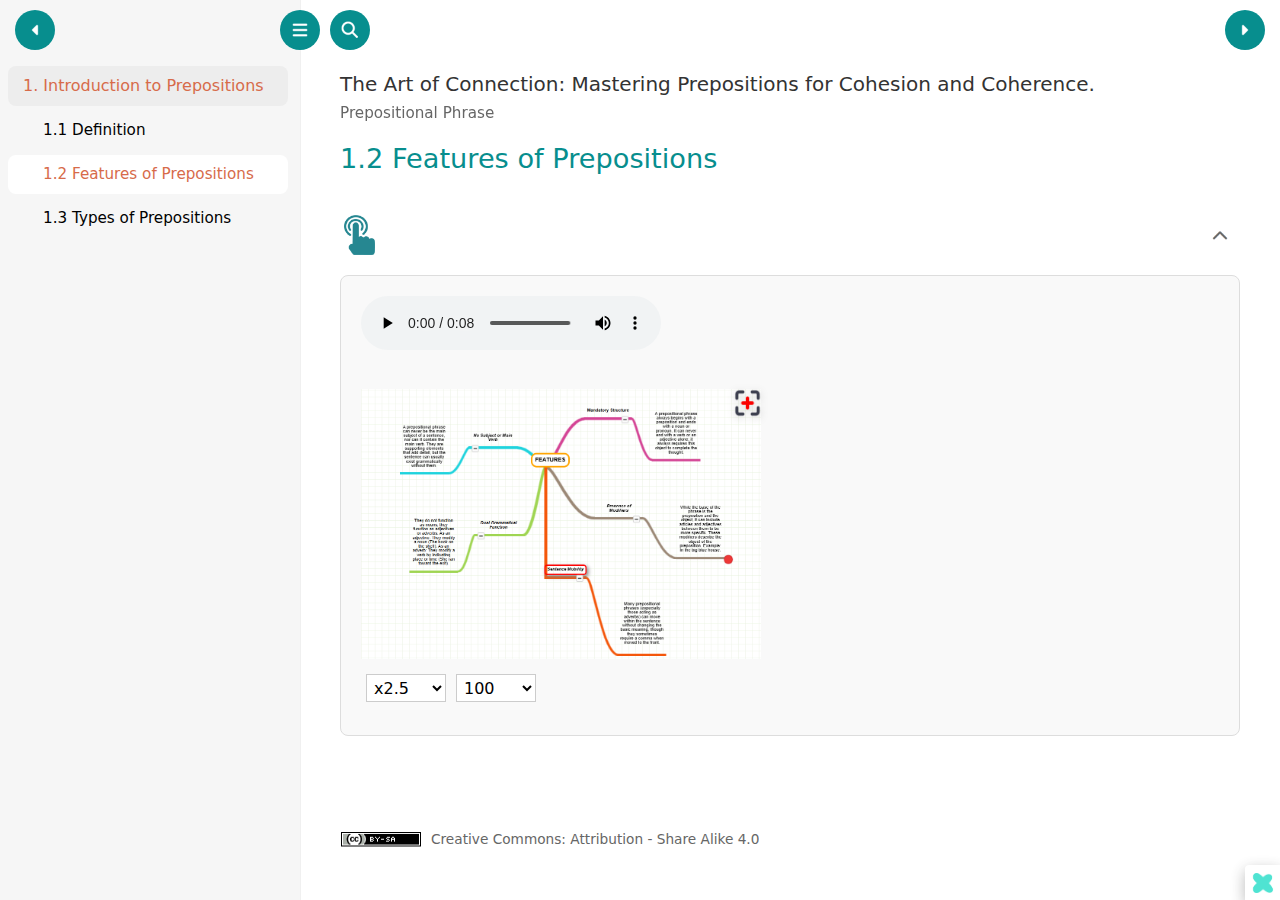
<file: html/1-2-features-of-prepositions.html>
<!DOCTYPE html>
<html lang="en" id="exe-node-202512281959305029B9">
<head>
<meta charset="utf-8">
<meta name="generator" content="eXeLearning v3.0.1">
<meta name="viewport" content="width=device-width, initial-scale=1">
<link rel="license" type="text/html" href="https://creativecommons.org/licenses/by-sa/4.0/">
<title>1.2 Features of Prepositions | The Art of Connection: Mastering Prepositions for Cohesion and Coherence.</title>
<script>document.querySelector("html").classList.add("js");</script><script src="../libs/jquery/jquery.min.js"> </script><script src="../libs/common_i18n.js"> </script><script src="../libs/common.js"> </script><script src="../libs/exe_export.js"> </script><script src="../libs/bootstrap/bootstrap.bundle.min.js"> </script><script src="../libs/exe_magnify/mojomagnify.js"> </script><link rel="stylesheet" href="../libs/bootstrap/bootstrap.min.css">
<script src="../idevices/magnifier/magnifier.js"> </script><link rel="stylesheet" href="../idevices/magnifier/magnifier.css">
<link rel="stylesheet" href="../content/css/base.css">
<script src="../theme/style.js"> </script><link rel="stylesheet" href="../theme/style.css">
<link rel="icon" type="image/x-icon" href="../libs/favicon.ico">
</head>
<body class="exe-export exe-web-site" lang="en">
<script>document.body.className+=" js"</script><div class="exe-content exe-export pre-js siteNav-hidden"> <nav id="siteNav"> <ul> <li class="current-page-parent"> <a href="../index.html" class="main-node highlighted-link daddy">1. Introduction to Prepositions</a><ul> <li> <a href="../html/1-1-definition.html" class="no-ch">1.1 Definition </a>
</li>
<li class="active"> <a href="../html/1-2-features-of-prepositions.html" class="active no-ch">1.2 Features of Prepositions</a>
</li>
<li> <a href="../html/1-3-types-of-prepositions.html" class="daddy">1.3 Types of Prepositions</a><ul class="other-section"> <li> <a href="../html/1-3-1-prepositions-of-place-and-position.html" class="highlighted-link no-ch">1.3.1.  Prepositions of Place and Position</a>
</li>
<li> <a href="../html/1-3-2-prepositions-of-time.html" class="highlighted-link no-ch">1.3.2.  Prepositions of Time</a>
</li>
<li> <a href="../html/1-3-3-prepositions-of-direction-and-movement.html" class="highlighted-link no-ch">1.3.3  Prepositions of Direction and Movement</a>
</li>
<li> <a href="../html/1-3-4-prepositions-of-cause-and-reason.html" class="highlighted-link no-ch">1.3.4 Prepositions of Cause and Reason</a>
</li>
<li> <a href="../html/1-3-5-prepositions-of-purpose.html" class="highlighted-link no-ch">1.3.5 Prepositions of Purpose</a>
</li>
<li> <a href="../html/1-3-6-prepositions-of-manner-means-and-instrument.html" class="highlighted-link no-ch">1.3.6 Prepositions of Manner, Means, and Instrument</a>
</li>
<li> <a href="../html/1-3-7-prepositions-of-agent-and-source.html" class="highlighted-link no-ch">1.3.7 Prepositions of Agent and Source</a>
</li>
</ul>
</li>
</ul>
</li>
</ul></nav><main id="202512281959305029B9" class="page"> <div id="exe-client-search" data-block-order-string="Block %e" data-no-results-string="No results." data-pages='{"20251228004952NJYGPN":{"name":"1. Introduction to Prepositions","isIndex":true,"fileName":"index.html","rootPath":"C:\\Users\\GATEWAY\\AppData\\Roaming\\exelearning\\data\\tmp\\2025\\12\\28\\20251228004951RZEZST\\tmp\\localuser\\export\\\/\/","dirPath":"C:\\Users\\GATEWAY\\AppData\\Roaming\\exelearning\\data\\tmp\\2025\\12\\28\\20251228004951RZEZST\\tmp\\localuser\\export\\\/\/","filePath":"C:\\Users\\GATEWAY\\AppData\\Roaming\\exelearning\\data\\tmp\\2025\\12\\28\\20251228004951RZEZST\\tmp\\localuser\\export\\\/\/index.html","fileUrl":"index.html","prePageId":null,"nextPageId":"202512281949308317MQ","blocks":{"20251228192226939YVK":{"name":"Prepositional Phrases","order":1,"idevices":{"20251228192226936YYF":{"order":1,"htmlView":"&lt;div class=\"exe-text-template\"&gt;&lt;div class=\"textIdeviceContent\"&gt;\n            &lt;div class=\"exe-text-activity\"&gt;\n                &lt;div&gt;&lt;p&gt;&lt;span style=\"font-size: 12pt; font-family: arial, helvetica, sans-serif;\"&gt;&lt;img src=\"https:\/\/i.fbcd.co\/products\/resized\/resized-750-500\/2109-m04-i037-n011-s-c15-engli-mainpreview-efed88b3a7da7024818a1e92757f823634ef05da423ee9ce7c193d56dce5d14c.jpg\" title=\"Preprositions\" width=\"485\" height=\"323\" alt=\"prepositions\" class=\"position-center\"&gt;&lt;\/span&gt;&lt;\/p&gt;\n&lt;p&gt;&lt;span style=\"font-size: 12pt; font-family: arial, helvetica, sans-serif;\"&gt;Prepositions are a class of functional words used to express the relationship between a noun or pronoun and another part of the sentence. They act as connectors that provide vital context regarding spatial orientation where something is, temporal sequence when something happens, or direction where something is moving. Because they often do not have a direct one-to-one translation between languages, mastering them requires understanding the specific logic of English collocations\u2014words that naturally group together. Without prepositions, sentences would lack the necessary structure to indicate how objects and ideas relate to one another in time and space.&lt;\/span&gt;&lt;strong&gt;&lt;\/strong&gt;&lt;\/p&gt;\n&lt;p&gt;&lt;strong&gt;&lt;audio controls=\"controls\" src=\"files\/tmp\/2025\/12\/28\/20251228004951RZEZST\/20251228192226936YYF\/1766968927042qn1tq732g6r.webm\" class=\"mejs__player mediaelement\"&gt;&lt;a href=\"files\/tmp\/2025\/12\/28\/20251228004951RZEZST\/20251228192226936YYF\/1766968927042qn1tq732g6r.webm\"&gt;1766968927042qn1tq732g6r.webm&lt;\/a&gt;&lt;\/audio&gt;&lt;\/strong&gt;&lt;\/p&gt;\n&lt;p&gt;&lt;strong&gt;&lt;img src=\"https:\/\/www.istockphoto.com\/es\/ilustraciones\/persona-pensando\" alt=\"\"&gt; &amp;nbsp;&lt;\/strong&gt;&lt;\/p&gt;\n&lt;p&gt;&lt;span style=\"font-family: arial, helvetica, sans-serif;\"&gt;&lt;strong&gt;Answer: What do prepositions mean to you?&lt;\/strong&gt;&lt;\/span&gt;&lt;\/p&gt;\n&lt;p&gt;&lt;span style=\"font-family: arial, helvetica, sans-serif;\"&gt;&lt;strong&gt;&lt;img src=\"https:\/\/media1.giphy.com\/media\/v1.Y2lkPTZjMDliOTUyd3hoaGdqdWt6MWRubzF1NGk2Z2Y0ZDA2aGU3dGg0c3YwZHBxd3B5NSZlcD12MV9naWZzX3NlYXJjaCZjdD1n\/TiPQa86PpufKymqPAu\/200w.gif\" width=\"200\" height=\"200\" alt=\"pensar\"&gt;&lt;\/strong&gt;&lt;\/span&gt;&lt;\/p&gt;\n&lt;p&gt;&lt;span style=\"font-family: arial, helvetica, sans-serif;\"&gt;&lt;strong&gt;&amp;nbsp;&lt;\/strong&gt;&lt;\/span&gt;&lt;\/p&gt;\n&lt;p&gt;&lt;strong&gt;&lt;br style=\"clear: both;\"&gt;&lt;\/strong&gt;&lt;\/p&gt;\n&lt;p&gt;&lt;strong&gt;&lt;img src=\"https:\/\/www.istockphoto.com\/es\/ilustraciones\/persona-pensando\" alt=\"\"&gt;&lt;\/strong&gt;&lt;\/p&gt;&lt;p class=\"clearfix\"&gt;&lt;\/p&gt;&lt;\/div&gt;\n            &lt;\/div&gt;&lt;\/div&gt;&lt;\/div&gt;","jsonProperties":"{\"ideviceId\":\"20251228192226936YYF\",\"textInfoDurationInput\":\"\",\"textInfoDurationTextInput\":\"Duraci\u00f3n\",\"textInfoParticipantsInput\":\"\",\"textInfoParticipantsTextInput\":\"Agrupamiento\",\"textTextarea\":\"&lt;p&gt;&lt;span style=\\\"font-size: 12pt; font-family: arial, helvetica, sans-serif;\\\"&gt;&lt;img src=\\\"https:\/\/i.fbcd.co\/products\/resized\/resized-750-500\/2109-m04-i037-n011-s-c15-engli-mainpreview-efed88b3a7da7024818a1e92757f823634ef05da423ee9ce7c193d56dce5d14c.jpg\\\" title=\\\"Preprositions\\\" width=\\\"485\\\" height=\\\"323\\\" alt=\\\"prepositions\\\" class=\\\"position-center\\\" \/&gt;&lt;\/span&gt;&lt;\/p&gt;\\n&lt;p&gt;&lt;span style=\\\"font-size: 12pt; font-family: arial, helvetica, sans-serif;\\\"&gt;Prepositions are a class of functional words used to express the relationship between a noun or pronoun and another part of the sentence. They act as connectors that provide vital context regarding spatial orientation where something is, temporal sequence when something happens, or direction where something is moving. Because they often do not have a direct one-to-one translation between languages, mastering them requires understanding the specific logic of English collocations\u2014words that naturally group together. Without prepositions, sentences would lack the necessary structure to indicate how objects and ideas relate to one another in time and space.&lt;\/span&gt;&lt;strong&gt;&lt;\/strong&gt;&lt;\/p&gt;\\n&lt;p&gt;&lt;strong&gt;&lt;audio controls=\\\"controls\\\" src=\\\"files\/tmp\/2025\/12\/28\/20251228004951RZEZST\/20251228192226936YYF\/1766968927042qn1tq732g6r.webm\\\" class=\\\"mejs__player mediaelement\\\"&gt;&lt;a href=\\\"files\/tmp\/2025\/12\/28\/20251228004951RZEZST\/20251228192226936YYF\/1766968927042qn1tq732g6r.webm\\\"&gt;1766968927042qn1tq732g6r.webm&lt;\/a&gt;&lt;\/audio&gt;&lt;\/strong&gt;&lt;\/p&gt;\\n&lt;p&gt;&lt;strong&gt;&lt;img src=\\\"https:\/\/www.istockphoto.com\/es\/ilustraciones\/persona-pensando\\\" alt=\\\"\\\" \/&gt; \u00a0&lt;\/strong&gt;&lt;\/p&gt;\\n&lt;p&gt;&lt;span style=\\\"font-family: arial, helvetica, sans-serif;\\\"&gt;&lt;strong&gt;Answer: What do prepositions mean to you?&lt;\/strong&gt;&lt;\/span&gt;&lt;\/p&gt;\\n&lt;p&gt;&lt;span style=\\\"font-family: arial, helvetica, sans-serif;\\\"&gt;&lt;strong&gt;&lt;img src=\\\"https:\/\/media1.giphy.com\/media\/v1.Y2lkPTZjMDliOTUyd3hoaGdqdWt6MWRubzF1NGk2Z2Y0ZDA2aGU3dGg0c3YwZHBxd3B5NSZlcD12MV9naWZzX3NlYXJjaCZjdD1n\/TiPQa86PpufKymqPAu\/200w.gif\\\" width=\\\"200\\\" height=\\\"200\\\" alt=\\\"pensar\\\" \/&gt;&lt;\/strong&gt;&lt;\/span&gt;&lt;\/p&gt;\\n&lt;p&gt;&lt;span style=\\\"font-family: arial, helvetica, sans-serif;\\\"&gt;&lt;strong&gt;\u00a0&lt;\/strong&gt;&lt;\/span&gt;&lt;\/p&gt;\\n&lt;p&gt;&lt;strong&gt;&lt;br style=\\\"clear: both;\\\" \/&gt;&lt;\/strong&gt;&lt;\/p&gt;\\n&lt;p&gt;&lt;strong&gt;&lt;img src=\\\"https:\/\/www.istockphoto.com\/es\/ilustraciones\/persona-pensando\\\" alt=\\\"\\\" \/&gt;&lt;\/strong&gt;&lt;\/p&gt;\",\"textFeedbackInput\":\"Mostrar retroalimentaci\u00f3n\",\"textFeedbackTextarea\":\"\"}"}}}}},"202512281949308317MQ":{"name":"1.1 Definition ","isIndex":false,"fileName":"1-1-definition.html","rootPath":"C:\\Users\\GATEWAY\\AppData\\Roaming\\exelearning\\data\\tmp\\2025\\12\\28\\20251228004951RZEZST\\tmp\\localuser\\export\\\/\/","dirPath":"C:\\Users\\GATEWAY\\AppData\\Roaming\\exelearning\\data\\tmp\\2025\\12\\28\\20251228004951RZEZST\\tmp\\localuser\\export\\\/\/html\\","filePath":"C:\\Users\\GATEWAY\\AppData\\Roaming\\exelearning\\data\\tmp\\2025\\12\\28\\20251228004951RZEZST\\tmp\\localuser\\export\\\/\/html\\1-1-definition.html","fileUrl":"html\/1-1-definition.html","prePageId":"20251228004952NJYGPN","nextPageId":"202512281959305029B9","blocks":{"2025122819514376770Q":{"name":"","order":1,"idevices":{"20251228195143765PTP":{"order":1,"htmlView":"&lt;div class=\"exe-text-template\"&gt;&lt;div class=\"textIdeviceContent\"&gt;\n            &lt;div class=\"exe-text-activity\"&gt;\n                &lt;div&gt;&lt;p&gt;A prepositional phrase is a fundamental syntactic unit that functions as a modifier to provide specific contextual details within a sentence. According to Quirk et al. (1985), the structure is formally defined as a preposition followed by a prepositional complement, typically a noun phrase known as the object of the preposition. These phrases may include various internal modifiers\u2014such as articles, adjectives, or possessives\u2014to further specify the object. Linguistically, their primary role is to serve as either adjectival modifiers to describe a noun or as adverbial adjuncts (Huddleston &amp;amp; Pullum, 2002) to clarify the time, place, manner, or reason of an action, thereby enabling the high level of precision and detail required for effective communication in a globalized world.&lt;\/p&gt;&lt;p class=\"clearfix\"&gt;&lt;\/p&gt;&lt;\/div&gt;\n            &lt;\/div&gt;&lt;\/div&gt;&lt;\/div&gt;","jsonProperties":"{\"ideviceId\":\"20251228195143765PTP\",\"textInfoDurationInput\":\"\",\"textInfoDurationTextInput\":\"Duraci\u00f3n\",\"textInfoParticipantsInput\":\"\",\"textInfoParticipantsTextInput\":\"Agrupamiento\",\"textTextarea\":\"&lt;p&gt;A prepositional phrase is a fundamental syntactic unit that functions as a modifier to provide specific contextual details within a sentence. According to Quirk et al. (1985), the structure is formally defined as a preposition followed by a prepositional complement, typically a noun phrase known as the object of the preposition. These phrases may include various internal modifiers\u2014such as articles, adjectives, or possessives\u2014to further specify the object. Linguistically, their primary role is to serve as either adjectival modifiers to describe a noun or as adverbial adjuncts (Huddleston &amp;amp; Pullum, 2002) to clarify the time, place, manner, or reason of an action, thereby enabling the high level of precision and detail required for effective communication in a globalized world.&lt;\/p&gt;\",\"textFeedbackInput\":\"Mostrar retroalimentaci\u00f3n\",\"textFeedbackTextarea\":\"\"}"}}},"20251228195256390O5D":{"name":"","order":2,"idevices":{"20251228195256387C9W":{"order":1,"htmlView":"&lt;div class=\"flipcards-IDevice\"&gt;&lt;div class=\"game-evaluation-ids js-hidden\" data-id=\"20251228195256387C9W\" data-evaluationb=\"false\" data-evaluationid=\"20251228004951EMEJNT\"&gt;&lt;\/div&gt;&lt;div class=\"flipcards-instructions\"&gt;&lt;p&gt;Pulsa sobre las tarjetas para descubrir qu\u00e9 esconden.&lt;\/p&gt;&lt;\/div&gt;&lt;div class=\"flipcards-DataGame js-hidden\"&gt;{\"typeGame\":\"FlipCards\",\"author\":\"\",\"randomCards\":true,\"instructions\":\"&lt;p&gt;Pulsa sobre las tarjetas para descubrir qu\u00e9 esconden.&lt;\/p&gt;\",\"showMinimize\":false,\"itinerary\":{\"showClue\":false,\"clueGame\":\"\",\"percentageClue\":40,\"showCodeAccess\":false,\"codeAccess\":\"\",\"messageCodeAccess\":\"\"},\"cardsGame\":[{\"url\":\"files\/tmp\/2025\/12\/28\/20251228004951RZEZST\/20251228195256387C9W\/\/images.png\",\"x\":0.5678429439150053,\"y\":0.7313218281186861,\"author\":\"\",\"alt\":\"\",\"audio\":\"\",\"color\":\"#000000\",\"backcolor\":\"#ffffff\",\"eText\":\"What%20is%20the%20structure%20of%20the%20prepositions%3F%20\",\"urlBk\":\"\",\"xBk\":0,\"yBk\":0,\"authorBk\":\"\",\"altBk\":\"\",\"audioBk\":\"\",\"colorBk\":\"#030303\",\"backcolorBk\":\"#ffffff\",\"eTextBk\":\"Preposition%20%2B%20Object%3A%20%20in%20the%20room%2C%20after%20the%20class%2C%20interested%20in%20music\"}],\"isScorm\":0,\"textButtonScorm\":\"Guardar la puntuaci\u00f3n\",\"repeatActivity\":true,\"weighted\":100,\"textAfter\":\"\",\"percentajeCards\":70,\"version\":1.3,\"type\":0,\"showSolution\":true,\"timeShowSolution\":3,\"time\":3,\"evaluation\":false,\"evaluationID\":\"20251228004951EMEJNT\",\"imgCard\":\"\",\"id\":\"20251228195256387C9W\",\"msgs\":{\"msgSubmit\":\"Enviar\",\"msgClue\":\"\u00a1Genial! La pista es:\",\"msgCodeAccess\":\"C\u00f3digo de acceso\",\"msgPlayAgain\":\"Jugar otra vez\",\"msgPlayStart\":\"Pulse aqu\u00ed para jugar\",\"msgScore\":\"Puntuaci\u00f3n\",\"msgWeight\":\"Peso\",\"msgErrors\":\"Errores\",\"msgHits\":\"Aciertos\",\"msgMinimize\":\"Minimizar\",\"msgMaximize\":\"Maximizar\",\"msgCool\":\"\u00a1Bien!\",\"msgFullScreen\":\"Pantalla Completa\",\"msgExitFullScreen\":\"Salir del modo pantalla completa\",\"msgSuccesses\":\"\u00a1Correcto! | \u00a1Excelente! | \u00a1Genial! | \u00a1Muy bien! | \u00a1Perfecto!\",\"msgFailures\":\"\u00a1No era eso! | \u00a1Incorrecto! | \u00a1No es correcto! | \u00a1Lo sentimos! | \u00a1Error!\",\"msgNoImage\":\"Pregunta sin im\u00e1genes\",\"msgEndGameScore\":\"Antes de guardar la puntuaci\u00f3n comience la partida.\",\"msgScoreScorm\":\"La puntuaci\u00f3n no se puede guardar porque esta p\u00e1gina no forma parte  de un paquete SCORM.\",\"msgOnlySaveScore\":\"\u00a1Solo puede guardar la puntuaci\u00f3n una vez!\",\"msgOnlySave\":\"Solo puede guardar una vez\",\"msgInformation\":\"Informaci\u00f3n\",\"msgYouScore\":\"Su puntuaci\u00f3n\",\"msgAuthor\":\"Autor\u00eda\",\"msgOnlySaveAuto\":\"Su puntuaci\u00f3n se guardar\u00e1 despu\u00e9s de cada pregunta. Solo puede jugar una vez.\",\"msgSaveAuto\":\"Su puntuaci\u00f3n se guardar\u00e1 autom\u00e1ticamente despu\u00e9s de cada pregunta.\",\"msgSeveralScore\":\"Puede guardar la puntuaci\u00f3n tantas veces como quiera\",\"msgYouLastScore\":\"La \u00faltima puntuaci\u00f3n guardada es\",\"msgActityComply\":\"Ya ha realizado esta actividad.\",\"msgPlaySeveralTimes\":\"Puede realizar esta actividad cuantas veces quiera\",\"msgClose\":\"Cerrar\",\"msgAudio\":\"Audio\",\"msgPreviousCard\":\"Anterior\",\"msgNextCard\":\"Siguiente\",\"msgNumQuestions\":\"N\u00famero de tarjetas\",\"msgTrue\":\"Verdadero\",\"msgFalse\":\"Falso\",\"msgTryAgain\":\"Necesitas al menos %s% de respuestas correctas para obtener la informaci\u00f3n. Int\u00e9ntalo de nuevo.\",\"mgsAllQuestions\":\"\u00a1Completadas las preguntas!\",\"msgTrue1\":\"Has acertado. Es la cara correcta.\",\"msgTrue2\":\"Has fallado. No es la cara correcta.\",\"msgFalse1\":\"Has acertado. No es la cara correcta.\",\"msgFalse2\":\"Has fallado. Es la cara correcta.\",\"mgsClickCard\":\"Pulsa en la tarjeta\",\"msgEndTime\":\"Acab\u00f3 el tiempo de juego. Tu puntuaci\u00f3n es %s.\",\"msgEnd\":\"Finalizar\",\"msgEndGameM\":\"Has completado el juego. Tu puntuaci\u00f3n es %s.\",\"msgUncompletedActivity\":\"Actividad no completada\",\"msgSuccessfulActivity\":\"Actividad superada. Puntuaci\u00f3n: %s\",\"msgUnsuccessfulActivity\":\"Actividad no superada. Puntuaci\u00f3n: %s\",\"msgTypeGame\":\"Tarjetas de memoria\"}}&lt;\/div&gt;&lt;a href=\"files\/tmp\/2025\/12\/28\/20251228004951RZEZST\/20251228195256387C9W\/\/images.png\" class=\"js-hidden flipcards-LinkImages\"&gt;0&lt;\/a&gt;&lt;div class=\"flipcards-bns js-hidden\"&gt;Su navegador no es compatible con esta herramienta.&lt;\/div&gt;&lt;\/div&gt;","jsonProperties":null}}}}},"202512281959305029B9":{"name":"1.2 Features of Prepositions","isIndex":false,"fileName":"1-2-features-of-prepositions.html","rootPath":"C:\\Users\\GATEWAY\\AppData\\Roaming\\exelearning\\data\\tmp\\2025\\12\\28\\20251228004951RZEZST\\tmp\\localuser\\export\\\/\/","dirPath":"C:\\Users\\GATEWAY\\AppData\\Roaming\\exelearning\\data\\tmp\\2025\\12\\28\\20251228004951RZEZST\\tmp\\localuser\\export\\\/\/html\\","filePath":"C:\\Users\\GATEWAY\\AppData\\Roaming\\exelearning\\data\\tmp\\2025\\12\\28\\20251228004951RZEZST\\tmp\\localuser\\export\\\/\/html\\1-2-features-of-prepositions.html","fileUrl":"html\/1-2-features-of-prepositions.html","prePageId":"202512281949308317MQ","nextPageId":"20251228203328220QW1","blocks":{"20251228202830295M7H":{"name":"","order":1,"idevices":{"20251228202830292KHM":{"order":1,"htmlView":"&lt;div class=\"exe-magnifier-container\"&gt;\n    &lt;div class=\"MNF-MainContainer\" id=\"mnfPMainContainer-20251228202830292KHM\" style=\"display:flex; flex-direction:column; align-items:flex-start;\"&gt;\n        &lt;div class=\"MNF-instructions\" style=\"flex:1; text-align:left; margin:0 0 1rem;\"&gt;\n            &lt;p&gt;&lt;audio controls=\"controls\" src=\"files\/tmp\/2025\/12\/28\/20251228004951RZEZST\/20251228202830292KHM\/17669718909307u9mjhky5dg.webm\"&gt;&lt;a href=\"files\/tmp\/2025\/12\/28\/20251228004951RZEZST\/20251228202830292KHM\/17669718909307u9mjhky5dg.webm\"&gt;17669718909307u9mjhky5dg.webm&lt;\/a&gt;&lt;\/audio&gt;&lt;\/p&gt;\n        &lt;\/div&gt;\n        &lt;div id=\"mnfPNotImage-20251228202830292KHM\" style=\"display:none\"&gt;&lt;p&gt;La imagen no est\u00e1 disponible&lt;\/p&gt;&lt;\/div&gt;\n        &lt;div class=\"MNF-image-wrapper\" id=\"image-wrapper-20251228202830292KHM\" style=\"flex-shrink:0;\"&gt;\n            &lt;a href=\"#\" class=\"MNF-FullLinkImage\" title=\"Pantalla completa\" aria-label=\"Pantalla completa\"&gt;\n                &lt;div class=\"MNF-FullImage MNF-Activo\" aria-hidden=\"true\"&gt;&lt;\/div&gt;\n                &lt;span class=\"sr-av\"&gt;Pantalla completa&lt;\/span&gt;\n            &lt;\/a&gt;\n            &lt;div class=\"ImageMagnifierIdevice\"&gt;\n                &lt;div class=\"image-thumbnail\" id=\"image-thumbnail-20251228202830292KHM\"&gt;\n                    &lt;div style=\"position: relative; display: block; width:400; height: auto; margin-bottom: 50px;\"&gt;\n                        &lt;img id=\"magnifier-20251228202830292KHM\"\n                             src=\"files\/tmp\/2025\/12\/28\/20251228004951RZEZST\/20251228202830292KHM\/\/Captura_de_pantalla_2025-12-28_202643_1.png\"\n                             data-magnifysrc=\"files\/tmp\/2025\/12\/28\/20251228004951RZEZST\/20251228202830292KHM\/\/Captura_de_pantalla_2025-12-28_202643_1.png\"\n                             width=\"400\"\n                             data-size=\"2\"\n                             data-zoom=\"250\"&gt;\n                    &lt;\/div&gt;\n                &lt;\/div&gt;\n            &lt;\/div&gt;\n        &lt;\/div&gt;\n    &lt;\/div&gt;&lt;\/div&gt;","jsonProperties":"{\"id\":\"20251228202830292KHM\",\"typeGame\":\"magnifier\",\"textTextarea\":\"&lt;p&gt;&lt;audio controls=\\\"controls\\\" src=\\\"files\/tmp\/2025\/12\/28\/20251228004951RZEZST\/20251228202830292KHM\/17669718909307u9mjhky5dg.webm\\\"&gt;&lt;a href=\\\"files\/tmp\/2025\/12\/28\/20251228004951RZEZST\/20251228202830292KHM\/17669718909307u9mjhky5dg.webm\\\"&gt;17669718909307u9mjhky5dg.webm&lt;\/a&gt;&lt;\/audio&gt;&lt;\/p&gt;\",\"isDefaultImage\":\"0\",\"imageResource\":\"files\/tmp\/2025\/12\/28\/20251228004951RZEZST\/20251228202830292KHM\/\/Captura_de_pantalla_2025-12-28_202643_1.png\",\"defaultImage\":\"http:\/\/localhost:41309\/files\/perm\/idevices\/base\/magnifier\/edition\/hood.jpg\",\"height\":\"\",\"width\":\"400\",\"align\":\"none\",\"initialZSize\":\"250\",\"maxZSize\":600,\"glassSize\":\"2\",\"ideviceId\":\"20251228202830292KHM\"}"}}}}},"20251228203328220QW1":{"name":"1.3 Types of Prepositions","isIndex":false,"fileName":"1-3-types-of-prepositions.html","rootPath":"C:\\Users\\GATEWAY\\AppData\\Roaming\\exelearning\\data\\tmp\\2025\\12\\28\\20251228004951RZEZST\\tmp\\localuser\\export\\\/\/","dirPath":"C:\\Users\\GATEWAY\\AppData\\Roaming\\exelearning\\data\\tmp\\2025\\12\\28\\20251228004951RZEZST\\tmp\\localuser\\export\\\/\/html\\","filePath":"C:\\Users\\GATEWAY\\AppData\\Roaming\\exelearning\\data\\tmp\\2025\\12\\28\\20251228004951RZEZST\\tmp\\localuser\\export\\\/\/html\\1-3-types-of-prepositions.html","fileUrl":"html\/1-3-types-of-prepositions.html","prePageId":"202512281959305029B9","nextPageId":"20251228210323790S8O","blocks":{"20251228205705569DAR":{"name":"Introduction","order":1,"idevices":{"20251228205705566FLR":{"order":1,"htmlView":"&lt;div class=\"exe-text-template\"&gt;&lt;div class=\"textIdeviceContent\"&gt;\n            &lt;div class=\"exe-text-activity\"&gt;\n                &lt;div&gt;&lt;p&gt;Linguistically, prepositions are relational heads that link a noun phrase to the rest of the sentence. They are classified into four primary categories based on the type of relationship they establish:&lt;\/p&gt;\n&lt;p&gt;&amp;nbsp;&lt;iframe width=\"300\" height=\"150\" style=\"display: block; margin-left: auto; margin-right: auto; width: 355px; height: 177px;\" src=\"https:\/\/www.youtube.com\/embed\/HRZZIwIHeUM\" allowfullscreen=\"allowfullscreen\"&gt;&lt;\/iframe&gt;&lt;\/p&gt;\n&lt;p&gt;&lt;\/p&gt;&lt;p class=\"clearfix\"&gt;&lt;\/p&gt;&lt;\/div&gt;\n            &lt;\/div&gt;&lt;\/div&gt;&lt;\/div&gt;","jsonProperties":"{\"ideviceId\":\"20251228205705566FLR\",\"textInfoDurationInput\":\"\",\"textInfoDurationTextInput\":\"Duraci\u00f3n\",\"textInfoParticipantsInput\":\"\",\"textInfoParticipantsTextInput\":\"Agrupamiento\",\"textTextarea\":\"&lt;p&gt;Linguistically, prepositions are relational heads that link a noun phrase to the rest of the sentence. They are classified into four primary categories based on the type of relationship they establish:&lt;\/p&gt;\\n&lt;p&gt;\u00a0&lt;iframe width=\\\"300\\\" height=\\\"150\\\" style=\\\"display: block; margin-left: auto; margin-right: auto; width: 355px; height: 177px;\\\" src=\\\"https:\/\/www.youtube.com\/embed\/HRZZIwIHeUM\\\" allowfullscreen=\\\"allowfullscreen\\\"&gt;&lt;\/iframe&gt;&lt;\/p&gt;\\n&lt;p&gt;&lt;\/p&gt;\",\"textFeedbackInput\":\"Mostrar retroalimentaci\u00f3n\",\"textFeedbackTextarea\":\"\"}"}}}}},"20251228210323790S8O":{"name":"1.3.1.  Prepositions of Place and Position","isIndex":false,"fileName":"1-3-1-prepositions-of-place-and-position.html","rootPath":"C:\\Users\\GATEWAY\\AppData\\Roaming\\exelearning\\data\\tmp\\2025\\12\\28\\20251228004951RZEZST\\tmp\\localuser\\export\\\/\/","dirPath":"C:\\Users\\GATEWAY\\AppData\\Roaming\\exelearning\\data\\tmp\\2025\\12\\28\\20251228004951RZEZST\\tmp\\localuser\\export\\\/\/html\\","filePath":"C:\\Users\\GATEWAY\\AppData\\Roaming\\exelearning\\data\\tmp\\2025\\12\\28\\20251228004951RZEZST\\tmp\\localuser\\export\\\/\/html\\1-3-1-prepositions-of-place-and-position.html","fileUrl":"html\/1-3-1-prepositions-of-place-and-position.html","prePageId":"20251228203328220QW1","nextPageId":"202512282103426425I4","blocks":{"20251228210758460HHK":{"name":"Click the highlited words","order":1,"idevices":{"202512282107584571NL":{"order":1,"htmlView":"&lt;div class=\"exe-text-template\"&gt;&lt;div class=\"textIdeviceContent\"&gt;\n            &lt;div class=\"exe-text-activity\"&gt;\n                &lt;div&gt;&lt;p style=\"padding-left: 40px;\"&gt;Prepositions of place indicate the physical or relative location of a person, object, or place in relation to another element.&lt;\/p&gt;\n&lt;p style=\"padding-left: 40px;\"&gt;&lt;br&gt;&lt;strong&gt;Common prepositions of place:&lt;\/strong&gt;&lt;br&gt;&amp;nbsp;in, on, at, under, above, below, between, behind, in front of, next to, near&lt;\/p&gt;\n&lt;p style=\"padding-left: 40px;\"&gt;&lt;br&gt;&lt;\/p&gt;\n&lt;p style=\"padding-left: 40px;\"&gt;&lt;strong&gt;Core Prepositions:&amp;nbsp;&lt;\/strong&gt;&lt;\/p&gt;\n&lt;p style=\"padding-left: 40px;\"&gt;&lt;strong&gt;&lt;a title=\"Examples\" class=\"exe-dialog-link\" rel=\"lightbox\" href=\"#t29d39f63-def3-866a-56c3-d2bb3e49383c\" id=\"link29d39f63-def3-866a-56c3-d2bb3e49383c\"&gt;&lt;span style=\"background-color: #fbeeb8;\"&gt;IN&lt;\/span&gt;&lt;\/a&gt;&lt;\/strong&gt;&lt;\/p&gt;\n&lt;p style=\"padding-left: 40px;\"&gt;Used for enclosed spaces, large areas, and three-dimensional locations.&lt;\/p&gt;\n&lt;p style=\"padding-left: 40px;\"&gt;&lt;a title=\"&amp;nbsp;Examples:\" class=\"exe-dialog-link\" rel=\"lightbox\" href=\"#td7ea4778-1a16-c230-3e69-f0be199b872e\" id=\"linkd7ea4778-1a16-c230-3e69-f0be199b872e\"&gt;&lt;span style=\"background-color: #fbeeb8;\"&gt;&lt;strong&gt;ON&lt;\/strong&gt;&lt;\/span&gt;&lt;\/a&gt;&lt;br&gt;&amp;nbsp;Used for surfaces or contact with a surface.&lt;\/p&gt;\n&lt;p style=\"padding-left: 40px;\"&gt;&lt;br&gt;&lt;a title=\"&amp;nbsp;Examples: \" class=\"exe-dialog-link\" rel=\"lightbox\" href=\"#t12a5e60f-7d2b-997a-9308-e50b74c84765\" id=\"link12a5e60f-7d2b-997a-9308-e50b74c84765\"&gt;&lt;strong&gt;&lt;span style=\"background-color: #fbeeb8;\"&gt;AT&lt;\/span&gt;&lt;\/strong&gt;&lt;\/a&gt;&lt;br&gt;Used for specific points or exact locations.&lt;br&gt;&lt;br&gt;&lt;\/p&gt;\n&lt;p style=\"padding-left: 40px;\"&gt;&lt;strong&gt;Function:&lt;\/strong&gt;&lt;\/p&gt;\n&lt;ul&gt;\n&lt;li&gt;Describe static position&lt;\/li&gt;\n&lt;li&gt;Specify spatial relationships&lt;\/li&gt;\n&lt;li&gt;Answer the question Where?&lt;\/li&gt;\n&lt;\/ul&gt;\n&lt;p style=\"padding-left: 40px;\"&gt;&lt;strong&gt;Examples:&lt;\/strong&gt;&lt;\/p&gt;\n&lt;ul&gt;\n&lt;li&gt;The documents are &lt;strong&gt;on &lt;\/strong&gt;the desk.&lt;\/li&gt;\n&lt;li&gt;She is waiting &lt;strong&gt;at &lt;\/strong&gt;the entrance.&lt;\/li&gt;\n&lt;li&gt;The office is &lt;strong&gt;between &lt;\/strong&gt;the bank and the pharmacy.&lt;\/li&gt;\n&lt;\/ul&gt;\n&lt;div id=\"t29d39f63-def3-866a-56c3-d2bb3e49383c\" class=\"exe-dialog-text js-hidden\"&gt;\n&lt;p&gt;in a room, in a city, in a country&lt;\/p&gt;\n&lt;\/div&gt;\n&lt;div id=\"td7ea4778-1a16-c230-3e69-f0be199b872e\" class=\"exe-dialog-text js-hidden\"&gt;\n&lt;p&gt;on the table, on the wall, on the floor&lt;\/p&gt;\n&lt;\/div&gt;\n&lt;div id=\"t12a5e60f-7d2b-997a-9308-e50b74c84765\" class=\"exe-dialog-text js-hidden\"&gt;\n&lt;p&gt;at the door, at school, at the bus stop&lt;\/p&gt;\n&lt;\/div&gt;&lt;p class=\"clearfix\"&gt;&lt;\/p&gt;&lt;\/div&gt;\n            &lt;\/div&gt;&lt;\/div&gt;&lt;\/div&gt;","jsonProperties":"{\"ideviceId\":\"202512282107584571NL\",\"textInfoDurationInput\":\"\",\"textInfoDurationTextInput\":\"Duraci\u00f3n\",\"textInfoParticipantsInput\":\"\",\"textInfoParticipantsTextInput\":\"Agrupamiento\",\"textTextarea\":\"&lt;p style=\\\"padding-left: 40px;\\\"&gt;Prepositions of place indicate the physical or relative location of a person, object, or place in relation to another element.&lt;\/p&gt;\\n&lt;p style=\\\"padding-left: 40px;\\\"&gt;&lt;br \/&gt;&lt;strong&gt;Common prepositions of place:&lt;\/strong&gt;&lt;br \/&gt;\u00a0in, on, at, under, above, below, between, behind, in front of, next to, near&lt;\/p&gt;\\n&lt;p style=\\\"padding-left: 40px;\\\"&gt;&lt;br \/&gt;&lt;\/p&gt;\\n&lt;p style=\\\"padding-left: 40px;\\\"&gt;&lt;strong&gt;Core Prepositions:\u00a0&lt;\/strong&gt;&lt;\/p&gt;\\n&lt;p style=\\\"padding-left: 40px;\\\"&gt;&lt;strong&gt;&lt;a title=\\\"Examples\\\" class=\\\"exe-dialog-link\\\" rel=\\\"lightbox\\\" href=\\\"#t29d39f63-def3-866a-56c3-d2bb3e49383c\\\" id=\\\"link29d39f63-def3-866a-56c3-d2bb3e49383c\\\"&gt;&lt;span style=\\\"background-color: #fbeeb8;\\\"&gt;IN&lt;\/span&gt;&lt;\/a&gt;&lt;\/strong&gt;&lt;\/p&gt;\\n&lt;p style=\\\"padding-left: 40px;\\\"&gt;Used for enclosed spaces, large areas, and three-dimensional locations.&lt;\/p&gt;\\n&lt;p style=\\\"padding-left: 40px;\\\"&gt;&lt;a title=\\\"\u00a0Examples:\\\" class=\\\"exe-dialog-link\\\" rel=\\\"lightbox\\\" href=\\\"#td7ea4778-1a16-c230-3e69-f0be199b872e\\\" id=\\\"linkd7ea4778-1a16-c230-3e69-f0be199b872e\\\"&gt;&lt;span style=\\\"background-color: #fbeeb8;\\\"&gt;&lt;strong&gt;ON&lt;\/strong&gt;&lt;\/span&gt;&lt;\/a&gt;&lt;br \/&gt;\u00a0Used for surfaces or contact with a surface.&lt;\/p&gt;\\n&lt;p style=\\\"padding-left: 40px;\\\"&gt;&lt;br \/&gt;&lt;a title=\\\"\u00a0Examples: \\\" class=\\\"exe-dialog-link\\\" rel=\\\"lightbox\\\" href=\\\"#t12a5e60f-7d2b-997a-9308-e50b74c84765\\\" id=\\\"link12a5e60f-7d2b-997a-9308-e50b74c84765\\\"&gt;&lt;strong&gt;&lt;span style=\\\"background-color: #fbeeb8;\\\"&gt;AT&lt;\/span&gt;&lt;\/strong&gt;&lt;\/a&gt;&lt;br \/&gt;Used for specific points or exact locations.&lt;br \/&gt;&lt;br \/&gt;&lt;\/p&gt;\\n&lt;p style=\\\"padding-left: 40px;\\\"&gt;&lt;strong&gt;Function:&lt;\/strong&gt;&lt;\/p&gt;\\n&lt;ul&gt;\\n&lt;li&gt;Describe static position&lt;\/li&gt;\\n&lt;li&gt;Specify spatial relationships&lt;\/li&gt;\\n&lt;li&gt;Answer the question Where?&lt;\/li&gt;\\n&lt;\/ul&gt;\\n&lt;p style=\\\"padding-left: 40px;\\\"&gt;&lt;strong&gt;Examples:&lt;\/strong&gt;&lt;\/p&gt;\\n&lt;ul&gt;\\n&lt;li&gt;The documents are &lt;strong&gt;on &lt;\/strong&gt;the desk.&lt;\/li&gt;\\n&lt;li&gt;She is waiting &lt;strong&gt;at &lt;\/strong&gt;the entrance.&lt;\/li&gt;\\n&lt;li&gt;The office is &lt;strong&gt;between &lt;\/strong&gt;the bank and the pharmacy.&lt;\/li&gt;\\n&lt;\/ul&gt;\\n&lt;div id=\\\"t29d39f63-def3-866a-56c3-d2bb3e49383c\\\" class=\\\"exe-dialog-text js-hidden\\\"&gt;\\n&lt;p&gt;in a room, in a city, in a country&lt;\/p&gt;\\n&lt;\/div&gt;\\n&lt;div id=\\\"td7ea4778-1a16-c230-3e69-f0be199b872e\\\" class=\\\"exe-dialog-text js-hidden\\\"&gt;\\n&lt;p&gt;on the table, on the wall, on the floor&lt;\/p&gt;\\n&lt;\/div&gt;\\n&lt;div id=\\\"t12a5e60f-7d2b-997a-9308-e50b74c84765\\\" class=\\\"exe-dialog-text js-hidden\\\"&gt;\\n&lt;p&gt;at the door, at school, at the bus stop&lt;\/p&gt;\\n&lt;\/div&gt;\",\"textFeedbackInput\":\"Mostrar retroalimentaci\u00f3n\",\"textFeedbackTextarea\":\"\"}"}}},"20251228212349997DO6":{"name":"","order":2,"idevices":{"20251228212349994UH6":{"order":1,"htmlView":"&lt;div class=\"exe-magnifier-container\"&gt;\n    &lt;div class=\"MNF-MainContainer\" id=\"mnfPMainContainer-20251228212349994UH6\" style=\"display:flex; flex-direction:column; align-items:flex-start;\"&gt;\n        &lt;div class=\"MNF-instructions\" style=\"flex:1; text-align:left; margin:0 0 1rem;\"&gt;\n            \n        &lt;\/div&gt;\n        &lt;div id=\"mnfPNotImage-20251228212349994UH6\" style=\"display:none\"&gt;&lt;p&gt;La imagen no est\u00e1 disponible&lt;\/p&gt;&lt;\/div&gt;\n        &lt;div class=\"MNF-image-wrapper\" id=\"image-wrapper-20251228212349994UH6\" style=\"flex-shrink:0;\"&gt;\n            &lt;a href=\"#\" class=\"MNF-FullLinkImage\" title=\"Pantalla completa\" aria-label=\"Pantalla completa\"&gt;\n                &lt;div class=\"MNF-FullImage MNF-Activo\" aria-hidden=\"true\"&gt;&lt;\/div&gt;\n                &lt;span class=\"sr-av\"&gt;Pantalla completa&lt;\/span&gt;\n            &lt;\/a&gt;\n            &lt;div class=\"ImageMagnifierIdevice\"&gt;\n                &lt;div class=\"image-thumbnail\" id=\"image-thumbnail-20251228212349994UH6\"&gt;\n                    &lt;div style=\"position: relative; display: block; width:400; height: auto; margin-bottom: 50px;\"&gt;\n                        &lt;img id=\"magnifier-20251228212349994UH6\"\n                             src=\"files\/tmp\/2025\/12\/28\/20251228004951RZEZST\/20251228212349994UH6\/\/at-in-on_place-new.png\"\n                             data-magnifysrc=\"files\/tmp\/2025\/12\/28\/20251228004951RZEZST\/20251228212349994UH6\/\/at-in-on_place-new.png\"\n                             width=\"400\"\n                             data-size=\"2\"\n                             data-zoom=\"200\"&gt;\n                    &lt;\/div&gt;\n                &lt;\/div&gt;\n            &lt;\/div&gt;\n        &lt;\/div&gt;\n    &lt;\/div&gt;&lt;\/div&gt;","jsonProperties":"{\"id\":\"20251228212349994UH6\",\"typeGame\":\"magnifier\",\"textTextarea\":\"\",\"isDefaultImage\":\"0\",\"imageResource\":\"files\/tmp\/2025\/12\/28\/20251228004951RZEZST\/20251228212349994UH6\/\/at-in-on_place-new.png\",\"defaultImage\":\"http:\/\/localhost:41309\/files\/perm\/idevices\/base\/magnifier\/edition\/hood.jpg\",\"height\":\"\",\"width\":\"400\",\"align\":\"none\",\"initialZSize\":\"200\",\"maxZSize\":600,\"glassSize\":\"2\",\"ideviceId\":\"20251228212349994UH6\"}"}}}}},"202512282103426425I4":{"name":"1.3.2.  Prepositions of Time","isIndex":false,"fileName":"1-3-2-prepositions-of-time.html","rootPath":"C:\\Users\\GATEWAY\\AppData\\Roaming\\exelearning\\data\\tmp\\2025\\12\\28\\20251228004951RZEZST\\tmp\\localuser\\export\\\/\/","dirPath":"C:\\Users\\GATEWAY\\AppData\\Roaming\\exelearning\\data\\tmp\\2025\\12\\28\\20251228004951RZEZST\\tmp\\localuser\\export\\\/\/html\\","filePath":"C:\\Users\\GATEWAY\\AppData\\Roaming\\exelearning\\data\\tmp\\2025\\12\\28\\20251228004951RZEZST\\tmp\\localuser\\export\\\/\/html\\1-3-2-prepositions-of-time.html","fileUrl":"html\/1-3-2-prepositions-of-time.html","prePageId":"20251228210323790S8O","nextPageId":"20251228210629472IEI","blocks":{"202512282125422955RF":{"name":"","order":1,"idevices":{"20251228212542292HT8":{"order":1,"htmlView":"&lt;div class=\"exe-text-template\"&gt;&lt;div class=\"textIdeviceContent\"&gt;\n            &lt;div class=\"exe-text-activity\"&gt;\n                &lt;div&gt;&lt;p style=\"padding-left: 40px;\"&gt;&lt;span style=\"font-family: arial, helvetica, sans-serif;\"&gt;Prepositions of time indicate when an event occurs or its relationship to a temporal reference.&lt;\/span&gt;&lt;\/p&gt;\n&lt;p style=\"padding-left: 40px;\"&gt;&lt;strong&gt;&lt;span style=\"font-family: arial, helvetica, sans-serif;\"&gt;Usage principles:&lt;\/span&gt;&lt;\/strong&gt;&lt;\/p&gt;\n&lt;p style=\"padding-left: 40px;\"&gt;&lt;span style=\"font-family: arial, helvetica, sans-serif;\"&gt;At \u2192 precise moments (at 9:00, at noon)&lt;\/span&gt;&lt;\/p&gt;\n&lt;p style=\"padding-left: 40px;\"&gt;&lt;br&gt;&lt;span style=\"font-family: arial, helvetica, sans-serif;\"&gt;On \u2192 specific days or dates (on Monday, on July 15)&lt;\/span&gt;&lt;\/p&gt;\n&lt;p style=\"padding-left: 40px;\"&gt;&lt;br&gt;&lt;span style=\"font-family: arial, helvetica, sans-serif;\"&gt;In \u2192 extended periods (in 2026, in the afternoon)&lt;\/span&gt;&lt;\/p&gt;\n&lt;p style=\"padding-left: 40px;\"&gt;&lt;strong&gt;&lt;span style=\"font-family: arial, helvetica, sans-serif;\"&gt;Examples:&lt;\/span&gt;&lt;\/strong&gt;&lt;\/p&gt;\n&lt;ul&gt;\n&lt;li&gt;&lt;span style=\"font-family: arial, helvetica, sans-serif;\"&gt;The meeting starts &lt;strong&gt;at &lt;\/strong&gt;10:30 a.m.&lt;\/span&gt;&lt;\/li&gt;\n&lt;li&gt;&lt;span style=\"font-family: arial, helvetica, sans-serif;\"&gt;The report is due &lt;strong&gt;on &lt;\/strong&gt;Friday.&lt;\/span&gt;&lt;\/li&gt;\n&lt;li&gt;&lt;span style=\"font-family: arial, helvetica, sans-serif;\"&gt;She completed her studies &lt;strong&gt;in &lt;\/strong&gt;2024.&lt;\/span&gt;&lt;\/li&gt;\n&lt;\/ul&gt;&lt;p class=\"clearfix\"&gt;&lt;\/p&gt;&lt;\/div&gt;\n            &lt;\/div&gt;&lt;\/div&gt;&lt;\/div&gt;","jsonProperties":"{\"ideviceId\":\"20251228212542292HT8\",\"textInfoDurationInput\":\"\",\"textInfoDurationTextInput\":\"Duraci\u00f3n\",\"textInfoParticipantsInput\":\"\",\"textInfoParticipantsTextInput\":\"Agrupamiento\",\"textTextarea\":\"&lt;p style=\\\"padding-left: 40px;\\\"&gt;&lt;span style=\\\"font-family: arial, helvetica, sans-serif;\\\"&gt;Prepositions of time indicate when an event occurs or its relationship to a temporal reference.&lt;\/span&gt;&lt;\/p&gt;\\n&lt;p style=\\\"padding-left: 40px;\\\"&gt;&lt;strong&gt;&lt;span style=\\\"font-family: arial, helvetica, sans-serif;\\\"&gt;Usage principles:&lt;\/span&gt;&lt;\/strong&gt;&lt;\/p&gt;\\n&lt;p style=\\\"padding-left: 40px;\\\"&gt;&lt;span style=\\\"font-family: arial, helvetica, sans-serif;\\\"&gt;At \u2192 precise moments (at 9:00, at noon)&lt;\/span&gt;&lt;\/p&gt;\\n&lt;p style=\\\"padding-left: 40px;\\\"&gt;&lt;br \/&gt;&lt;span style=\\\"font-family: arial, helvetica, sans-serif;\\\"&gt;On \u2192 specific days or dates (on Monday, on July 15)&lt;\/span&gt;&lt;\/p&gt;\\n&lt;p style=\\\"padding-left: 40px;\\\"&gt;&lt;br \/&gt;&lt;span style=\\\"font-family: arial, helvetica, sans-serif;\\\"&gt;In \u2192 extended periods (in 2026, in the afternoon)&lt;\/span&gt;&lt;\/p&gt;\\n&lt;p style=\\\"padding-left: 40px;\\\"&gt;&lt;strong&gt;&lt;span style=\\\"font-family: arial, helvetica, sans-serif;\\\"&gt;Examples:&lt;\/span&gt;&lt;\/strong&gt;&lt;\/p&gt;\\n&lt;ul&gt;\\n&lt;li&gt;&lt;span style=\\\"font-family: arial, helvetica, sans-serif;\\\"&gt;The meeting starts &lt;strong&gt;at &lt;\/strong&gt;10:30 a.m.&lt;\/span&gt;&lt;\/li&gt;\\n&lt;li&gt;&lt;span style=\\\"font-family: arial, helvetica, sans-serif;\\\"&gt;The report is due &lt;strong&gt;on &lt;\/strong&gt;Friday.&lt;\/span&gt;&lt;\/li&gt;\\n&lt;li&gt;&lt;span style=\\\"font-family: arial, helvetica, sans-serif;\\\"&gt;She completed her studies &lt;strong&gt;in &lt;\/strong&gt;2024.&lt;\/span&gt;&lt;\/li&gt;\\n&lt;\/ul&gt;\",\"textFeedbackInput\":\"Mostrar retroalimentaci\u00f3n\",\"textFeedbackTextarea\":\"\"}"}}},"20251228212935832SVA":{"name":"","order":2,"idevices":{"202512282129358309OI":{"order":1,"htmlView":"&lt;div class=\"completa-IDevice\"&gt;&lt;div class=\"game-evaluation-ids js-hidden\" data-id=\"202512282129358309OI\" data-evaluationb=\"false\" data-evaluationid=\"20251228004951EMEJNT\"&gt;&lt;\/div&gt;&lt;div class=\"completa-feedback-game\"&gt;&lt;\/div&gt;&lt;div class=\"completa-instructions\"&gt;&lt;p&gt;&lt;strong&gt;Complete each sentence with the most accurate preposition of time. Be careful: in some cases, more than one option may seem possible, but only one is correct.&lt;\/strong&gt;&lt;\/p&gt;&lt;\/div&gt;&lt;div class=\"completa-DataGame js-hidden\"&gt;%E9%B0%E6%EB%E2%F7%D5%F3%FF%F7%B0%A8%B0%D1%FD%FF%E2%FE%F7%E6%F3%B0%BE%B0%FB%FC%E1%E6%E0%E7%F1%E6%FB%FD%FC%E1%B0%A8%B0%AE%E2%AC%AE%E1%E6%E0%FD%FC%F5%AC%D1%FD%FF%E2%FE%F7%E6%F7%B2%F7%F3%F1%FA%B2%E1%F7%FC%E6%F7%FC%F1%F7%B2%E5%FB%E6%FA%B2%E6%FA%F7%B2%FF%FD%E1%E6%B2%F3%F1%F1%E7%E0%F3%E6%F7%B2%E2%E0%F7%E2%FD%E1%FB%E6%FB%FD%FC%B2%FD%F4%B2%E6%FB%FF%F7%BC%B2%D0%F7%B2%F1%F3%E0%F7%F4%E7%FE%A8%B2%FB%FC%B2%E1%FD%FF%F7%B2%F1%F3%E1%F7%E1%BE%B2%FF%FD%E0%F7%B2%E6%FA%F3%FC%B2%FD%FC%F7%B2%FD%E2%E6%FB%FD%FC%B2%FF%F3%EB%B2%E1%F7%F7%FF%B2%E2%FD%E1%E1%FB%F0%FE%F7%BE%B2%F0%E7%E6%B2%FD%FC%FE%EB%B2%FD%FC%F7%B2%FB%E1%B2%F1%FD%E0%E0%F7%F1%E6%BC%AE%BD%E1%E6%E0%FD%FC%F5%AC%AE%BD%E2%AC%B0%BE%B0%E6%F7%EA%E6%C6%F7%EA%E6%B0%A8%B0%B7%A1%D1%E2%B7%A1%D7%C6%FA%F7%B7%A0%A2%E0%F7%E1%F7%F3%E0%F1%FA%B7%A0%A2%FF%E7%E1%E6%B7%A0%A2%F0%F7%B7%A0%A2%E1%E7%F0%FF%FB%E6%E6%F7%F6%B7%A0%A2%D2%D2%F0%EB%D2%D2%B7%A0%A2%D4%E0%FB%F6%F3%EB%B7%A0%A2%F3%E6%B7%A0%A2%A4%B7%A0%A2%E2%BC%FF%BC%B7%A0%D1%B7%A0%A2%FD%E6%FA%F7%E0%E5%FB%E1%F7%B7%A0%A2%FB%E6%B7%A0%A2%E5%FB%FE%FE%B7%A0%A2%FC%FD%E6%B7%A0%A2%F0%F7%B7%A0%A2%F3%F1%F1%F7%E2%E6%F7%F6%BC%B7%A1%D1%F0%E0%B7%A0%A2%BD%B7%A1%D7%C1%FA%F7%B7%A0%A2%FA%F3%E1%B7%A0%A2%F0%F7%F7%FC%B7%A0%A2%E5%FD%E0%F9%FB%FC%F5%B7%A0%A2%FD%FC%B7%A0%A2%FA%F7%E0%B7%A0%A2%E6%FA%F7%E1%FB%E1%B7%A0%A2%D2%D2%F4%FD%E0%D2%D2%B7%A0%A2%FF%FD%E0%F7%B7%A0%A2%E6%FA%F3%FC%B7%A0%A2%E6%FA%E0%F7%F7%B7%A0%A2%EB%F7%F3%E0%E1%B7%A0%D1%B7%A0%A2%E5%FA%FB%F1%FA%B7%A0%A2%F7%EA%E2%FE%F3%FB%FC%E1%B7%A0%A2%FA%F7%E0%B7%A0%A2%FE%F7%E4%F7%FE%B7%A0%A2%FD%F4%B7%A0%A2%F7%EA%E2%F7%E0%E6%FB%E1%F7%BC%B7%A1%D1%F0%E0%B7%A0%A2%BD%B7%A1%D7%C6%FA%F7%B7%A0%A2%FF%E7%E1%F7%E7%FF%B7%A0%A2%E5%FB%FE%FE%B7%A0%A2%F0%F7%B7%A0%A2%F1%FE%FD%E1%F7%F6%B7%A0%A2%D2%D2%FD%FC%D2%D2%B7%A0%A2%DF%FD%FC%F6%F3%EB%B7%A0%D1%B7%A0%A2%F0%E7%E6%B7%A0%A2%FB%E6%B7%A0%A2%E5%FB%FE%FE%B7%A0%A2%E0%F7%FD%E2%F7%FC%B7%A0%A2%E6%FA%F7%B7%A0%A2%F4%FD%FE%FE%FD%E5%FB%FC%F5%B7%A0%A2%F6%F3%EB%BC%B7%A1%D1%F0%E0%B7%A0%A2%BD%B7%A1%D7%C6%FA%F7%B7%A0%A2%E2%E0%FD%F4%F7%E1%E1%FD%E0%B7%A0%A2%F3%E0%E0%FB%E4%F7%F6%B7%A0%A2%F7%EA%F3%F1%E6%FE%EB%B7%A0%A2%D2%D2%F3%E6%D2%D2%B7%A0%A2%FC%FD%FD%FC%B7%A0%D1%B7%A0%A2%E5%FA%FB%F1%FA%B7%A0%A2%E1%E7%E0%E2%E0%FB%E1%F7%F6%B7%A0%A2%E6%FA%F7%B7%A0%A2%E1%E6%E7%F6%F7%FC%E6%E1%BC%B7%A1%D1%F0%E0%B7%A0%A2%BD%B7%A1%D7%C6%FA%F7%B7%A0%A2%F1%FD%FC%E6%E0%F3%F1%E6%B7%A0%A2%E5%FB%FE%FE%B7%A0%A2%E0%F7%FF%F3%FB%FC%B7%A0%A2%E4%F3%FE%FB%F6%B7%A0%A2%D2%D2%E7%FC%E6%FB%FE%D2%D2%B7%A0%A2%D6%F7%F1%F7%FF%F0%F7%E0%B7%A0%A2%A1%A3%E1%E6%B7%A0%D1%B7%A0%A2%F3%F4%E6%F7%E0%B7%A0%A2%E5%FA%FB%F1%FA%B7%A0%A2%FB%E6%B7%A0%A2%FF%E7%E1%E6%B7%A0%A2%F0%F7%B7%A0%A2%E0%F7%FC%F7%E5%F7%F6%BC%B7%A1%D1%BD%E2%B7%A1%D7%B0%BE%B0%E1%FA%FD%E5%DF%FB%FC%FB%FF%FB%E8%F7%B0%A8%F4%F3%FE%E1%F7%BE%B0%FB%E6%FB%FC%F7%E0%F3%E0%EB%B0%A8%E9%B0%E1%FA%FD%E5%D1%FE%E7%F7%B0%A8%F4%F3%FE%E1%F7%BE%B0%F1%FE%E7%F7%D5%F3%FF%F7%B0%A8%B0%B0%BE%B0%E2%F7%E0%F1%F7%FC%E6%F3%F5%F7%D1%FE%E7%F7%B0%A8%A6%A2%BE%B0%E1%FA%FD%E5%D1%FD%F6%F7%D3%F1%F1%F7%E1%E1%B0%A8%F4%F3%FE%E1%F7%BE%B0%F1%FD%F6%F7%D3%F1%F1%F7%E1%E1%B0%A8%B0%B0%BE%B0%FF%F7%E1%E1%F3%F5%F7%D1%FD%F6%F7%D3%F1%F1%F7%E1%E1%B0%A8%B0%B0%EF%BE%B0%F1%F3%E1%F7%C1%F7%FC%E1%FB%E6%FB%E4%F7%B0%A8%F4%F3%FE%E1%F7%BE%B0%FB%E1%C1%F1%FD%E0%FF%B0%A8%A2%BE%B0%E6%F7%EA%E6%D0%E7%E6%E6%FD%FC%C1%F1%FD%E0%FF%B0%A8%B0%D5%E7%F3%E0%F6%F3%E0%B2%FE%F3%B2%E2%E7%FC%E6%E7%F3%F1%FBa%FC%B0%BE%B0%E0%F7%E2%F7%F3%E6%D3%F1%E6%FB%E4%FB%E6%EB%B0%A8%E6%E0%E7%F7%BE%B0%E5%F7%FB%F5%FA%E6%F7%F6%B0%A8%A3%A2%A2%BE%B0%E6%F7%EA%E6%D4%F7%F7%F6%D0%F3%F1%F9%B0%A8%B0%B0%BE%B0%E6%F7%EA%E6%D3%F4%E6%F7%E0%B0%A8%B0%B0%BE%B0%F4%F7%F7%F6%D0%F3%F1%F9%B0%A8%F4%F3%FE%E1%F7%BE%B0%E2%F7%E0%F1%F7%FC%E6%F3%F8%F7%D4%D0%B0%A8%A3%A2%A2%BE%B0%E4%F7%E0%E1%FB%FD%FC%B0%A8%A3%BE%B0%F7%E1%E6%E0%FB%F1%E6%D1%FA%F7%F1%F9%B0%A8%F4%F3%FE%E1%F7%BE%B0%E5%FD%E0%F6%E1%C1%FB%E8%F7%B0%A8%F4%F3%FE%E1%F7%BE%B0%E6%FB%FF%F7%B0%A8%A2%BE%B0%E6%EB%E2%F7%B0%A8%A2%BE%B0%E5%FD%E0%F6%E1%D7%E0%E0%FD%E0%E1%B0%A8%B0%B0%BE%B0%F3%E6%E6%F7%FF%E2%E1%DC%E7%FF%F0%F7%E0%B0%A8%A3%BE%B0%E2%F7%E0%F1%F7%FC%E6%F3%F8%F7%D7%E0%E0%FD%E0%B0%A8%A0%A2%BE%B0%E1%FA%FD%E5%C1%FD%FE%E7%E6%FB%FD%FC%B0%A8%E6%E0%E7%F7%BE%B0%E5%FD%E0%F6%E1%DE%FB%FF%FB%E6%B0%A8%F4%F3%FE%E1%F7%BE%B0%F7%E4%F3%FE%E7%F3%E6%FB%FD%FC%B0%A8%F4%F3%FE%E1%F7%BE%B0%F7%E4%F3%FE%E7%F3%E6%FB%FD%FC%DB%D6%B0%A8%B0%A0%A2%A0%A7%A3%A0%A0%AA%A2%A2%A6%AB%A7%A3%D7%DF%D7%D8%DC%C6%B0%BE%B0%FA%F3%E1%D0%F3%F1%F9%B0%A8%F4%F3%FE%E1%F7%BE%B0%E7%E0%FE%D0%F3%F1%F9%B0%A8%B0%B0%BE%B0%F3%E7%E6%FA%FD%E0%D0%F3%F1%F9%DB%FF%F3%F5%F7%B0%A8%B0%B0%BE%B0%F4%FD%FC%E6%D1%FD%FE%FD%E0%B0%A8%B0%B1%A2%A2%A2%A2%A2%A2%B0%BE%B0%FB%F6%B0%A8%B0%A0%A2%A0%A7%A3%A0%A0%AA%A0%A3%A0%AB%A1%A7%AA%A1%A2%AB%DD%DB%B0%BE%B0%FF%E1%F5%E1%B0%A8%E9%B0%FF%E1%F5%C0%F7%E2%FE%EB%B0%A8%B0%C0%F7%E1%E2%FD%FC%F6%F7%E0%B0%BE%B0%FF%E1%F5%D7%FC%E6%F7%E0%D1%FD%F6%F7%B0%A8%B0%DB%FC%E6%E0%FD%F6%E7%E8%F1%F3%B2%F7%FE%B2%F1a%F6%FB%F5%FD%B2%F6%F7%B2%F3%F1%F1%F7%E1%FD%B0%BE%B0%FF%E1%F5%D7%E0%E0%FD%E0%D1%FD%F6%F7%B0%A8%B0%D7%FE%B2%F1a%F6%FB%F5%FD%B2%F6%F7%B2%F3%F1%F1%F7%E1%FD%B2%FC%FD%B2%F7%E1%B2%F1%FD%E0%E0%F7%F1%E6%FD%B0%BE%B0%FF%E1%F5%D5%F3%FF%F7%DD%E4%F7%E0%B0%A8%B03%D4%FB%FC%B2%F6%F7%B2%FE%F3%B2%E2%F3%E0%E6%FB%F6%F3%B3%B0%BE%B0%FF%E1%F5%D1%FE%E7%F7%B0%A8%B03%D5%F7%FC%FB%F3%FE%B3%B2%DE%F3%B2%E2%FB%E1%E6%F3%B2%F7%E1%A8%B0%BE%B0%FF%E1%F5%D1%FD%F6%F7%D3%F1%F1%F7%E1%E1%B0%A8%B0%D1a%F6%FB%F5%FD%B2%F6%F7%B2%F3%F1%F1%F7%E1%FD%B0%BE%B0%FF%E1%F5%C2%FE%F3%EB%C1%E6%F3%E0%E6%B0%A8%B0%C2%E7%FE%E1%F7%B2%F3%E3%E7%7F%B2%E2%F3%E0%F3%B2%F8%E7%F5%F3%E0%B0%BE%B0%FF%E1%F5%D7%E0%E0%FD%E0%E1%B0%A8%B0%D7%E0%E0%FD%E0%F7%E1%B0%BE%B0%FF%E1%F5%DA%FB%E6%E1%B0%A8%B0%D3%F1%FB%F7%E0%E6%FD%E1%B0%BE%B0%FF%E1%F5%C1%F1%FD%E0%F7%B0%A8%B0%C2%E7%FC%E6%E7%F3%F1%FBa%FC%B0%BE%B0%FF%E1%F5%C5%F7%FB%F5%FA%E6%B0%A8%B0%C2%F7%E1%FD%B0%BE%B0%FF%E1%F5%DF%FB%FC%FB%FF%FB%E8%F7%B0%A8%B0%DF%FB%FC%FB%FF%FB%E8%F3%E0%B0%BE%B0%FF%E1%F5%DF%F3%EA%FB%FF%FB%E8%F7%B0%A8%B0%DF%F3%EA%FB%FF%FB%E8%F3%E0%B0%BE%B0%FF%E1%F5%C6%FB%FF%F7%B0%A8%B0%DE%7F%FF%FB%E6%F7%B2%F6%F7%B2%E6%FB%F7%FF%E2%FD%B2%BA%FF%FF%A8%E1%E1%BB%B0%BE%B0%FF%E1%F5%DE%FB%E4%F7%B0%A8%B0%C4%FB%F6%F3%B0%BE%B0%FF%E1%F5%D4%E7%FE%FE%C1%F1%E0%F7%F7%FC%B0%A8%B0%C2%F3%FC%E6%F3%FE%FE%F3%B2%D1%FD%FF%E2%FE%F7%E6%F3%B0%BE%B0%FF%E1%F5%D7%EA%FB%E6%D4%E7%FE%FE%C1%F1%E0%F7%F7%FC%B0%A8%B0%C1%F3%FE%FB%E0%B2%F6%F7%FE%B2%FF%FD%F6%FD%B2%E2%F3%FC%E6%F3%FE%FE%F3%B2%F1%FD%FF%E2%FE%F7%E6%F3%B0%BE%B0%FF%E1%F5%DC%E7%FF%C3%E7%F7%E1%E6%FB%FD%FC%E1%B0%A8%B0%DCh%FF%F7%E0%FD%B2%F6%F7%B2%E2%E0%F7%F5%E7%FC%E6%F3%E1%B0%BE%B0%FF%E1%F5%C1%E7%F1%F1%F7%E1%E1%F7%E1%B0%A8%B03%D1%FD%E0%E0%F7%F1%E6%FD%B3%B2%EE%B23%D7%EA%F1%F7%FE%F7%FC%E6%F7%B3%B2%EE%B23%D5%F7%FC%FB%F3%FE%B3%B2%EE%B23%DF%E7%EB%B2%F0%FB%F7%FC%B3%B2%EE%B23%C2%F7%E0%F4%F7%F1%E6%FD%B3%B0%BE%B0%FF%E1%F5%D4%F3%FB%FE%E7%E0%F7%E1%B0%A8%B03%DC%FD%B2%F7%E0%F3%B2%F7%E1%FD%B3%B2%EE%B23%DB%FC%F1%FD%E0%E0%F7%F1%E6%FD%B3%B2%EE%B23%DC%FD%B2%F7%E1%B2%F1%FD%E0%E0%F7%F1%E6%FD%B3%B2%EE%B23%DE%FD%B2%E1%F7%FC%E6%FB%FF%FD%E1%B3%B2%EE%B23%D7%E0%E0%FD%E0%B3%B0%BE%B0%FF%E1%F5%C6%E0%EB%D3%F5%F3%FB%FC%B0%A8%B0%DC%F7%F1%F7%E1%FB%E6%F3%E1%B2%F3%FE%B2%FF%F7%FC%FD%E1%B2%B7%E1%B7%B2%F6%F7%B2%E0%F7%E1%E2%E7%F7%E1%E6%F3%E1%B2%F1%FD%E0%E0%F7%F1%E6%F3%E1%B2%E2%F3%E0%F3%B2%FD%F0%E6%F7%FC%F7%E0%B2%FE%F3%B2%FB%FC%F4%FD%E0%FF%F3%F1%FBa%FC%BC%B2%DB%FC%E6%7B%FC%E6%F3%FE%FD%B2%F6%F7%B2%FC%E7%F7%E4%FD%BC%B0%BE%B0%FF%E1%F5%D7%FC%F6%D5%F3%FF%F7%C1%F1%FD%E0%F7%B0%A8%B0%D3%FC%E6%F7%E1%B2%F6%F7%B2%F5%E7%F3%E0%F6%F3%E0%B2%FE%F3%B2%E2%E7%FC%E6%E7%F3%F1%FBa%FC%B2%F1%FD%FF%FB%F7%FC%F1%F7%B2%FE%F3%B2%E2%F3%E0%E6%FB%F6%F3%BC%B0%BE%B0%FF%E1%F5%C1%F1%FD%E0%F7%C1%F1%FD%E0%FF%B0%A8%B0%DE%F3%B2%E2%E7%FC%E6%E7%F3%F1%FBa%FC%B2%FC%FD%B2%E1%F7%B2%E2%E7%F7%F6%F7%B2%F5%E7%F3%E0%F6%F3%E0%B2%E2%FD%E0%E3%E7%F7%B2%F7%E1%E6%F3%B2%E2s%F5%FB%FC%F3%B2%FC%FD%B2%F4%FD%E0%FF%F3%B2%E2%F3%E0%E6%F7%B2%B2%F6%F7%B2%E7%FC%B2%E2%F3%E3%E7%F7%E6%F7%B2%C1%D1%DD%C0%DF%BC%B0%BE%B0%FF%E1%F5%D3%FC%E1%E5%F7%E0%B0%A8%B0%C0%F7%E1%E2%FD%FC%F6%F7%E0%B0%BE%B0%FF%E1%F5%DD%FC%FE%EB%C1%F3%E4%F7%C1%F1%FD%E0%F7%B0%A8%B03%C1%FD%FE%FD%B2%E2%E7%F7%F6%F7%B2%F5%E7%F3%E0%F6%F3%E0%B2%FE%F3%B2%E2%E7%FC%E6%E7%F3%F1%FBa%FC%B2%E7%FC%F3%B2%E4%F7%E8%B3%B0%BE%B0%FF%E1%F5%DD%FC%FE%EB%C1%F3%E4%F7%B0%A8%B0%C1%FD%FE%FD%B2%E2%E7%F7%F6%F7%B2%F5%E7%F3%E0%F6%F3%E0%B2%E7%FC%F3%B2%E4%F7%E8%B0%BE%B0%FF%E1%F5%DB%FC%F4%FD%E0%FF%F3%E6%FB%FD%FC%B0%A8%B0%DB%FC%F4%FD%E0%FF%F3%F1%FBa%FC%B0%BE%B0%FF%E1%F5%CB%FD%E7%C1%F1%FD%E0%F7%B0%A8%B0%C1%E7%B2%E2%E7%FC%E6%E7%F3%F1%FBa%FC%B0%BE%B0%FF%E1%F5%D3%E7%E6%FA%FD%E0%B0%A8%B0%D3%E7%E6%FD%E0%7F%F3%B0%BE%B0%FF%E1%F5%DD%FC%FE%EB%C1%F3%E4%F7%D3%E7%E6%FD%B0%A8%B0%C1%E7%B2%E2%E7%FC%E6%E7%F3%F1%FBa%FC%B2%E1%F7%B2%F5%E7%F3%E0%F6%F3%E0s%B2%F6%F7%E1%E2%E7%7B%E1%B2%F6%F7%B2%F1%F3%F6%F3%B2%E2%E0%F7%F5%E7%FC%E6%F3%BC%B2%C1%FD%FE%FD%B2%E2%E7%F7%F6%F7%B2%F8%E7%F5%F3%E0%B2%E7%FC%F3%B2%E4%F7%E8%BC%B0%BE%B0%FF%E1%F5%C1%F3%E4%F7%D3%E7%E6%FD%B0%A8%B0%C1%E7%B2%E2%E7%FC%E6%E7%F3%F1%FBa%FC%B2%E1%F7%B2%F5%E7%F3%E0%F6%F3%E0s%B2%F3%E7%E6%FD%FFs%E6%FB%F1%F3%FF%F7%FC%E6%F7%B2%F6%F7%E1%E2%E7%7B%E1%B2%F6%F7%B2%F1%F3%F6%F3%B2%E2%E0%F7%F5%E7%FC%E6%F3%BC%B0%BE%B0%FF%E1%F5%C1%F7%E4%F7%E0%F3%FE%C1%F1%FD%E0%F7%B0%A8%B0%C2%E7%F7%F6%F7%B2%F5%E7%F3%E0%F6%F3%E0%B2%FE%F3%B2%E2%E7%FC%E6%E7%F3%F1%FBa%FC%B2%E6%F3%FC%E6%F3%E1%B2%E4%F7%F1%F7%E1%B2%F1%FD%FF%FD%B2%E3%E7%FB%F7%E0%F3%B0%BE%B0%FF%E1%F5%CB%FD%E7%DE%F3%E1%E6%C1%F1%FD%E0%F7%B0%A8%B0%DE%F3%B2h%FE%E6%FB%FF%F3%B2%E2%E7%FC%E6%E7%F3%F1%FBa%FC%B2%F5%E7%F3%E0%F6%F3%F6%F3%B2%F7%E1%B0%BE%B0%FF%E1%F5%D3%F1%E6%FB%E6%EB%D1%FD%FF%E2%FE%EB%B0%A8%B0%CB%F3%B2%FA%F3%B2%E0%F7%F3%FE%FB%E8%F3%F6%FD%B2%F7%E1%E6%F3%B2%F3%F1%E6%FB%E4%FB%F6%F3%F6%BC%B0%BE%B0%FF%E1%F5%C2%FE%F3%EB%C1%F7%E4%F7%E0%F3%FE%C6%FB%FF%F7%E1%B0%A8%B0%C2%E7%F7%F6%F7%B2%E0%F7%F3%FE%FB%E8%F3%E0%B2%F7%E1%E6%F3%B2%F3%F1%E6%FB%E4%FB%F6%F3%F6%B2%F1%E7%F3%FC%E6%F3%E1%B2%E4%F7%F1%F7%E1%B2%E3%E7%FB%F7%E0%F3%B0%BE%B0%FF%E1%F5%D1%FE%FD%E1%F7%B0%A8%B0%D1%F7%E0%E0%F3%E0%B0%BE%B0%FF%E1%F5%C1%FD%FE%E7%E6%FB%FD%FC%B0%A8%B0%C1%FD%FE%E7%F1%FBa%FC%B0%BE%B0%FF%E1%F5%C6%E0%EB%B0%A8%B03%C2%E0%E7%F7%F0%F3%B2%FD%E6%E0%F3%B2%E4%F7%E8%B3%B0%BE%B0%FF%E1%F5%D1%FA%F7%F1%F9%B0%A8%B0%D1%FD%FF%E2%E0%FD%F0%F3%E0%B0%BE%B0%FF%E1%F5%D7%FC%F6%C1%F1%FD%E0%F7%B0%A8%B0%DA%F3%E1%B2%E6%F7%FC%FB%F6%FD%B2%B7%E1%B2%F3%F1%FB%F7%E0%E6%FD%E1%B2%EB%B2%B7%F6%B2%F7%E0%E0%FD%E0%F7%E1%BC%B0%BE%B0%FF%E1%F5%D7%FC%F6%C6%FB%FF%F7%B0%A8%B0%D7%FE%B2%E6%FB%F7%FF%E2%FD%B2%FA%F3%B2%F4%FB%FC%F3%FE%FB%E8%F3%F6%FD%BC%B0%BE%B0%FF%E1%F5%D5%F3%FF%F7%D7%FC%F6%B0%A8%B0%DA%F3%E1%B2%F1%FD%FF%E2%FE%F7%E6%F3%F6%FD%B2%FE%F3%B2%F3%F1%E6%FB%E4%FB%F6%F3%F6%B0%BE%B0%FF%E1%F5%C7%FC%F1%FD%FF%E2%FE%F7%E6%F7%F6%D3%F1%E6%FB%E4%FB%E6%EB%B0%A8%B0%D3%F1%E6%FB%E4%FB%F6%F3%F6%B2%FC%FD%B2%F1%FD%FF%E2%FE%F7%E6%F3%F6%F3%B0%BE%B0%FF%E1%F5%C1%E7%F1%F1%F7%E1%E1%F4%E7%FE%D3%F1%E6%FB%E4%FB%E6%EB%B0%A8%B0%D3%F1%E6%FB%E4%FB%F6%F3%F6%B2%E1%E7%E2%F7%E0%F3%F6%F3%BC%B2%C2%E7%FC%E6%E7%F3%F1%FBa%FC%A8%B2%B7%E1%B0%BE%B0%FF%E1%F5%C7%FC%E1%E7%F1%F1%F7%E1%E1%F4%E7%FE%D3%F1%E6%FB%E4%FB%E6%EB%B0%A8%B0%D3%F1%E6%FB%E4%FB%F6%F3%F6%B2%FC%FD%B2%E1%E7%E2%F7%E0%F3%F6%F3%BC%B2%C2%E7%FC%E6%E7%F3%F1%FBa%FC%A8%B2%B7%E1%B0%BE%B0%FF%E1%F5%C6%EB%E2%F7%D5%F3%FF%F7%B0%A8%B0%D1%FD%FF%E2%FE%F7%E6%F3%B0%EF%EF&lt;\/div&gt;&lt;div class=\"completa-text-game js-hidden\"&gt;&lt;p&gt;The research must be submitted @@by@@ Friday at 6 p.m., otherwise it will not be accepted.&lt;br \/&gt;She has been working on her thesis @@for@@ more than three years, which explains her level of expertise.&lt;br \/&gt;The museum will be closed @@on@@ Monday, but it will reopen the following day.&lt;br \/&gt;The professor arrived exactly @@at@@ noon, which surprised the students.&lt;br \/&gt;The contract will remain valid @@until@@ December 31st, after which it must be renewed.&lt;\/p&gt;&lt;\/div&gt;&lt;div class=\"cmpt-bns js-hidden\"&gt;Su navegador no es compatible con esta herramienta.&lt;\/div&gt;&lt;\/div&gt;","jsonProperties":null}}}}},"20251228210629472IEI":{"name":"1.3.3  Prepositions of Direction and Movement","isIndex":false,"fileName":"1-3-3-prepositions-of-direction-and-movement.html","rootPath":"C:\\Users\\GATEWAY\\AppData\\Roaming\\exelearning\\data\\tmp\\2025\\12\\28\\20251228004951RZEZST\\tmp\\localuser\\export\\\/\/","dirPath":"C:\\Users\\GATEWAY\\AppData\\Roaming\\exelearning\\data\\tmp\\2025\\12\\28\\20251228004951RZEZST\\tmp\\localuser\\export\\\/\/html\\","filePath":"C:\\Users\\GATEWAY\\AppData\\Roaming\\exelearning\\data\\tmp\\2025\\12\\28\\20251228004951RZEZST\\tmp\\localuser\\export\\\/\/html\\1-3-3-prepositions-of-direction-and-movement.html","fileUrl":"html\/1-3-3-prepositions-of-direction-and-movement.html","prePageId":"202512282103426425I4","nextPageId":"20251228210648117E5M","blocks":{"20251228214028266F6K":{"name":"","order":1,"idevices":{"20251228214028263DKJ":{"order":1,"htmlView":"&lt;div class=\"exe-text-template\"&gt;&lt;div class=\"textIdeviceContent\"&gt;\n            &lt;div class=\"exe-text-activity\"&gt;\n                &lt;div&gt;&lt;p style=\"padding-left: 40px;\"&gt;&lt;span style=\"font-family: arial, helvetica, sans-serif;\"&gt;Used to describe motion, trajectory, and change of position. Unlike prepositions of place, which are static and indicate where something is located, prepositions of movement express dynamic actions, showing how a subject moves from one point to another. These prepositions commonly appear with dynamic verbs, such as go, walk, run and so on because they describe actions that involve displacement.&lt;\/span&gt;&lt;\/p&gt;\n&lt;p style=\"padding-left: 40px;\"&gt;&lt;br&gt;&lt;span style=\"font-family: arial, helvetica, sans-serif;\"&gt;&lt;strong&gt;Example:&lt;\/strong&gt;&lt;\/span&gt;&lt;\/p&gt;\n&lt;ul&gt;\n&lt;li&gt;&lt;span style=\"font-family: arial, helvetica, sans-serif;\"&gt;She walked to the park.&lt;\/span&gt;&lt;\/li&gt;\n&lt;li&gt;&lt;span style=\"font-family: arial, helvetica, sans-serif;\"&gt;This sentence focuses on movement, not on a fixed location.&lt;\/span&gt;&lt;br&gt;&lt;span style=\"font-family: arial, helvetica, sans-serif;\"&gt;&lt;\/span&gt;&lt;span style=\"font-family: arial, helvetica, sans-serif;\"&gt;&lt;\/span&gt;&lt;span style=\"font-family: arial, helvetica, sans-serif;\"&gt;&lt;\/span&gt;&lt;\/li&gt;\n&lt;\/ul&gt;\n&lt;p style=\"padding-left: 40px;\"&gt;&lt;strong&gt;&lt;span style=\"font-family: arial, helvetica, sans-serif;\"&gt;Common prepositions:&lt;\/span&gt;&lt;\/strong&gt;&lt;\/p&gt;\n&lt;p style=\"padding-left: 40px;\"&gt;&lt;span style=\"font-family: arial, helvetica, sans-serif;\"&gt;&lt;strong&gt;&lt;span style=\"background-color: #fbeeb8;\"&gt;To&lt;\/span&gt;: &lt;\/strong&gt;The preposition to indicates a clear destination and implies that the movement is completed or intended to be completed. The emphasis is on the final point of the trajectory.&lt;\/span&gt;&lt;\/p&gt;\n&lt;p style=\"padding-left: 40px;\"&gt;&lt;strong&gt;&lt;span style=\"font-family: arial, helvetica, sans-serif;\"&gt;Examples:&lt;\/span&gt;&lt;\/strong&gt;&lt;\/p&gt;\n&lt;ul&gt;\n&lt;li&gt;&lt;span style=\"font-family: arial, helvetica, sans-serif;\"&gt;She went to the office.&lt;\/span&gt;&lt;\/li&gt;\n&lt;li&gt;&lt;span style=\"font-family: arial, helvetica, sans-serif;\"&gt;They are driving to the airport.&lt;\/span&gt;&lt;\/li&gt;\n&lt;li&gt;&lt;span style=\"font-family: arial, helvetica, sans-serif;\"&gt;In these cases, the speaker assumes that the subject reaches or plans to reach the destination.&lt;\/span&gt;&lt;\/li&gt;\n&lt;\/ul&gt;\n&lt;p style=\"padding-left: 40px;\"&gt;&lt;span style=\"font-family: arial, helvetica, sans-serif;\"&gt;&lt;\/span&gt;&lt;br&gt;&lt;\/p&gt;\n&lt;p style=\"padding-left: 40px;\"&gt;&lt;span style=\"font-family: arial, helvetica, sans-serif;\"&gt;&lt;span style=\"background-color: #fbeeb8;\"&gt;&lt;strong&gt;Toward&lt;\/strong&gt;&lt;\/span&gt;: emphasizes the direction of movement, but it does not guarantee arrival at the destination. The focus is on orientation rather than completion.&lt;\/span&gt;&lt;\/p&gt;\n&lt;p style=\"padding-left: 40px;\"&gt;&lt;strong&gt;&lt;span style=\"font-family: arial, helvetica, sans-serif;\"&gt;Examples:&lt;\/span&gt;&lt;\/strong&gt;&lt;\/p&gt;\n&lt;ul&gt;\n&lt;li&gt;&lt;span style=\"font-family: arial, helvetica, sans-serif;\"&gt;The dog ran toward the door.&lt;\/span&gt;&lt;\/li&gt;\n&lt;li&gt;&lt;span style=\"font-family: arial, helvetica, sans-serif;\"&gt;He walked towards the station but stopped on the way.&lt;\/span&gt;&lt;\/li&gt;\n&lt;\/ul&gt;\n&lt;p style=\"padding-left: 40px;\"&gt;&lt;span style=\"font-family: arial, helvetica, sans-serif;\"&gt;&lt;\/span&gt;&lt;br&gt;&lt;\/p&gt;\n&lt;p style=\"padding-left: 40px;\"&gt;&lt;span style=\"font-family: arial, helvetica, sans-serif;\"&gt;&lt;span style=\"background-color: #fbeeb8;\"&gt;&lt;strong&gt;Into &lt;\/strong&gt;&lt;\/span&gt;: expresses movement from the outside to the inside of a space, emphasizing the crossing of a boundary.&lt;\/span&gt;&lt;\/p&gt;\n&lt;ul&gt;\n&lt;li&gt;&lt;span style=\"font-family: arial, helvetica, sans-serif;\"&gt;It indicates entry and transformation of position.&lt;\/span&gt;&lt;\/li&gt;\n&lt;li&gt;&lt;span style=\"font-family: arial, helvetica, sans-serif;\"&gt;It contrasts with in, which is static.&lt;\/span&gt;&lt;\/li&gt;\n&lt;\/ul&gt;\n&lt;p style=\"padding-left: 40px;\"&gt;&lt;br&gt;&lt;strong&gt;&lt;span style=\"font-family: arial, helvetica, sans-serif;\"&gt;Examples:&lt;\/span&gt;&lt;\/strong&gt;&lt;\/p&gt;\n&lt;ul&gt;\n&lt;li&gt;&lt;span style=\"font-family: arial, helvetica, sans-serif;\"&gt;She walked into the room.&lt;\/span&gt;&lt;\/li&gt;\n&lt;li&gt;&lt;span style=\"font-family: arial, helvetica, sans-serif;\"&gt;The children jumped into the pool.&lt;\/span&gt;&lt;\/li&gt;\n&lt;\/ul&gt;\n&lt;p style=\"padding-left: 40px;\"&gt;&lt;br&gt;&lt;span style=\"font-family: arial, helvetica, sans-serif;\"&gt;&lt;span style=\"background-color: #fbeeb8;\"&gt;&lt;strong&gt;Onto:&lt;\/strong&gt;&lt;\/span&gt; indicates movement toward a surface, usually from a different level, and highlights the moment of contact.&lt;\/span&gt;&lt;\/p&gt;\n&lt;p style=\"padding-left: 40px;\"&gt;&lt;strong&gt;&lt;span style=\"font-family: arial, helvetica, sans-serif;\"&gt;Examples:&lt;\/span&gt;&lt;\/strong&gt;&lt;\/p&gt;\n&lt;ul&gt;\n&lt;li&gt;&lt;span style=\"font-family: arial, helvetica, sans-serif;\"&gt;The book fell onto the floor.&lt;\/span&gt;&lt;\/li&gt;\n&lt;li&gt;&lt;span style=\"font-family: arial, helvetica, sans-serif;\"&gt;The child climbed onto the table.&lt;\/span&gt;&lt;\/li&gt;\n&lt;\/ul&gt;\n&lt;p style=\"padding-left: 40px;\"&gt;&lt;br&gt;&lt;span style=\"font-family: arial, helvetica, sans-serif;\"&gt;&lt;span style=\"background-color: #fbeeb8;\"&gt;&lt;strong&gt;Across:&lt;\/strong&gt;&lt;\/span&gt; means moving from one side to the other of a surface.&lt;\/span&gt;&lt;\/p&gt;\n&lt;p style=\"padding-left: 40px;\"&gt;&lt;span style=\"font-family: arial, helvetica, sans-serif;\"&gt;The surface is usually flat or clearly defined.&lt;\/span&gt;&lt;br&gt;&lt;span style=\"font-family: arial, helvetica, sans-serif;\"&gt;&lt;\/span&gt;&lt;\/p&gt;\n&lt;p style=\"padding-left: 40px;\"&gt;&lt;strong&gt;&lt;span style=\"font-family: arial, helvetica, sans-serif;\"&gt;Examples:&lt;\/span&gt;&lt;\/strong&gt;&lt;\/p&gt;\n&lt;ul&gt;\n&lt;li&gt;&lt;span style=\"font-family: arial, helvetica, sans-serif;\"&gt;She walked across the street.&lt;\/span&gt;&lt;\/li&gt;\n&lt;li&gt;&lt;span style=\"font-family: arial, helvetica, sans-serif;\"&gt;The boat sailed across the river.&lt;\/span&gt;&lt;\/li&gt;\n&lt;\/ul&gt;\n&lt;p&gt;&lt;span style=\"font-family: arial, helvetica, sans-serif;\"&gt;&lt;\/span&gt;&lt;br&gt;&lt;\/p&gt;\n&lt;p style=\"padding-left: 40px;\"&gt;&lt;span style=\"font-family: arial, helvetica, sans-serif;\"&gt;&lt;span style=\"background-color: #fbeeb8;\"&gt;&lt;strong&gt;Through:&lt;\/strong&gt;&lt;\/span&gt; describes movement within an enclosed or three-dimensional space, emphasizing the interior of the area.&lt;\/span&gt;&lt;\/p&gt;\n&lt;p style=\"padding-left: 40px;\"&gt;&lt;strong&gt;&lt;span style=\"font-family: arial, helvetica, sans-serif;\"&gt;Examples:&lt;\/span&gt;&lt;\/strong&gt;&lt;\/p&gt;\n&lt;ul&gt;\n&lt;li&gt;&lt;span style=\"font-family: arial, helvetica, sans-serif;\"&gt;They walked through the tunnel.&lt;\/span&gt;&lt;\/li&gt;\n&lt;li&gt;&lt;span style=\"font-family: arial, helvetica, sans-serif;\"&gt;We hiked through the forest.&lt;\/span&gt;&lt;\/li&gt;\n&lt;\/ul&gt;\n&lt;p style=\"padding-left: 40px;\"&gt;&lt;br&gt;&lt;em&gt;&lt;strong&gt;&lt;span style=\"font-family: arial, helvetica, sans-serif;\"&gt;Key contrast:&lt;\/span&gt;&lt;\/strong&gt;&lt;\/em&gt;&lt;\/p&gt;\n&lt;p style=\"padding-left: 40px;\"&gt;&lt;span style=\"font-family: arial, helvetica, sans-serif; background-color: #c2e0f4;\"&gt;Across \u2192 surface&lt;\/span&gt;&lt;\/p&gt;\n&lt;p style=\"padding-left: 40px;\"&gt;&lt;br&gt;&lt;span style=\"font-family: arial, helvetica, sans-serif; background-color: #c2e0f4;\"&gt;Through \u2192 interior space&lt;\/span&gt;&lt;\/p&gt;\n&lt;p style=\"padding-left: 40px;\"&gt;&lt;br&gt;&lt;span style=\"font-family: arial, helvetica, sans-serif;\"&gt;&lt;span style=\"background-color: #fbeeb8;\"&gt;&lt;strong&gt;Past:&lt;\/strong&gt;&lt;\/span&gt; indicates movement beyond a reference point, without stopping at it.&lt;\/span&gt;&lt;\/p&gt;\n&lt;p style=\"padding-left: 40px;\"&gt;&lt;span style=\"font-family: arial, helvetica, sans-serif;\"&gt;The destination is not important; the focus is on passing beyond something.&lt;\/span&gt;&lt;\/p&gt;\n&lt;p style=\"padding-left: 40px;\"&gt;&lt;br&gt;&lt;strong&gt;&lt;span style=\"font-family: arial, helvetica, sans-serif;\"&gt;Examples:&lt;\/span&gt;&lt;\/strong&gt;&lt;\/p&gt;\n&lt;ul&gt;\n&lt;li&gt;&lt;span style=\"font-family: arial, helvetica, sans-serif;\"&gt;She walked past the school.&lt;\/span&gt;&lt;\/li&gt;\n&lt;li&gt;&lt;span style=\"font-family: arial, helvetica, sans-serif;\"&gt;The car drove past the police station.&lt;\/span&gt;&lt;\/li&gt;\n&lt;\/ul&gt;&lt;p class=\"clearfix\"&gt;&lt;\/p&gt;&lt;\/div&gt;\n            &lt;\/div&gt;&lt;\/div&gt;&lt;\/div&gt;","jsonProperties":"{\"ideviceId\":\"20251228214028263DKJ\",\"textInfoDurationInput\":\"\",\"textInfoDurationTextInput\":\"Duraci\u00f3n\",\"textInfoParticipantsInput\":\"\",\"textInfoParticipantsTextInput\":\"Agrupamiento\",\"textTextarea\":\"&lt;p style=\\\"padding-left: 40px;\\\"&gt;&lt;span style=\\\"font-family: arial, helvetica, sans-serif;\\\"&gt;Used to describe motion, trajectory, and change of position. Unlike prepositions of place, which are static and indicate where something is located, prepositions of movement express dynamic actions, showing how a subject moves from one point to another. These prepositions commonly appear with dynamic verbs, such as go, walk, run and so on because they describe actions that involve displacement.&lt;\/span&gt;&lt;\/p&gt;\\n&lt;p style=\\\"padding-left: 40px;\\\"&gt;&lt;br \/&gt;&lt;span style=\\\"font-family: arial, helvetica, sans-serif;\\\"&gt;&lt;strong&gt;Example:&lt;\/strong&gt;&lt;\/span&gt;&lt;\/p&gt;\\n&lt;ul&gt;\\n&lt;li&gt;&lt;span style=\\\"font-family: arial, helvetica, sans-serif;\\\"&gt;She walked to the park.&lt;\/span&gt;&lt;\/li&gt;\\n&lt;li&gt;&lt;span style=\\\"font-family: arial, helvetica, sans-serif;\\\"&gt;This sentence focuses on movement, not on a fixed location.&lt;\/span&gt;&lt;br \/&gt;&lt;span style=\\\"font-family: arial, helvetica, sans-serif;\\\"&gt;&lt;\/span&gt;&lt;span style=\\\"font-family: arial, helvetica, sans-serif;\\\"&gt;&lt;\/span&gt;&lt;span style=\\\"font-family: arial, helvetica, sans-serif;\\\"&gt;&lt;\/span&gt;&lt;\/li&gt;\\n&lt;\/ul&gt;\\n&lt;p style=\\\"padding-left: 40px;\\\"&gt;&lt;strong&gt;&lt;span style=\\\"font-family: arial, helvetica, sans-serif;\\\"&gt;Common prepositions:&lt;\/span&gt;&lt;\/strong&gt;&lt;\/p&gt;\\n&lt;p style=\\\"padding-left: 40px;\\\"&gt;&lt;span style=\\\"font-family: arial, helvetica, sans-serif;\\\"&gt;&lt;strong&gt;&lt;span style=\\\"background-color: #fbeeb8;\\\"&gt;To&lt;\/span&gt;: &lt;\/strong&gt;The preposition to indicates a clear destination and implies that the movement is completed or intended to be completed. The emphasis is on the final point of the trajectory.&lt;\/span&gt;&lt;\/p&gt;\\n&lt;p style=\\\"padding-left: 40px;\\\"&gt;&lt;strong&gt;&lt;span style=\\\"font-family: arial, helvetica, sans-serif;\\\"&gt;Examples:&lt;\/span&gt;&lt;\/strong&gt;&lt;\/p&gt;\\n&lt;ul&gt;\\n&lt;li&gt;&lt;span style=\\\"font-family: arial, helvetica, sans-serif;\\\"&gt;She went to the office.&lt;\/span&gt;&lt;\/li&gt;\\n&lt;li&gt;&lt;span style=\\\"font-family: arial, helvetica, sans-serif;\\\"&gt;They are driving to the airport.&lt;\/span&gt;&lt;\/li&gt;\\n&lt;li&gt;&lt;span style=\\\"font-family: arial, helvetica, sans-serif;\\\"&gt;In these cases, the speaker assumes that the subject reaches or plans to reach the destination.&lt;\/span&gt;&lt;\/li&gt;\\n&lt;\/ul&gt;\\n&lt;p style=\\\"padding-left: 40px;\\\"&gt;&lt;span style=\\\"font-family: arial, helvetica, sans-serif;\\\"&gt;&lt;\/span&gt;&lt;br \/&gt;&lt;\/p&gt;\\n&lt;p style=\\\"padding-left: 40px;\\\"&gt;&lt;span style=\\\"font-family: arial, helvetica, sans-serif;\\\"&gt;&lt;span style=\\\"background-color: #fbeeb8;\\\"&gt;&lt;strong&gt;Toward&lt;\/strong&gt;&lt;\/span&gt;: emphasizes the direction of movement, but it does not guarantee arrival at the destination. The focus is on orientation rather than completion.&lt;\/span&gt;&lt;\/p&gt;\\n&lt;p style=\\\"padding-left: 40px;\\\"&gt;&lt;strong&gt;&lt;span style=\\\"font-family: arial, helvetica, sans-serif;\\\"&gt;Examples:&lt;\/span&gt;&lt;\/strong&gt;&lt;\/p&gt;\\n&lt;ul&gt;\\n&lt;li&gt;&lt;span style=\\\"font-family: arial, helvetica, sans-serif;\\\"&gt;The dog ran toward the door.&lt;\/span&gt;&lt;\/li&gt;\\n&lt;li&gt;&lt;span style=\\\"font-family: arial, helvetica, sans-serif;\\\"&gt;He walked towards the station but stopped on the way.&lt;\/span&gt;&lt;\/li&gt;\\n&lt;\/ul&gt;\\n&lt;p style=\\\"padding-left: 40px;\\\"&gt;&lt;span style=\\\"font-family: arial, helvetica, sans-serif;\\\"&gt;&lt;\/span&gt;&lt;br \/&gt;&lt;\/p&gt;\\n&lt;p style=\\\"padding-left: 40px;\\\"&gt;&lt;span style=\\\"font-family: arial, helvetica, sans-serif;\\\"&gt;&lt;span style=\\\"background-color: #fbeeb8;\\\"&gt;&lt;strong&gt;Into &lt;\/strong&gt;&lt;\/span&gt;: expresses movement from the outside to the inside of a space, emphasizing the crossing of a boundary.&lt;\/span&gt;&lt;\/p&gt;\\n&lt;ul&gt;\\n&lt;li&gt;&lt;span style=\\\"font-family: arial, helvetica, sans-serif;\\\"&gt;It indicates entry and transformation of position.&lt;\/span&gt;&lt;\/li&gt;\\n&lt;li&gt;&lt;span style=\\\"font-family: arial, helvetica, sans-serif;\\\"&gt;It contrasts with in, which is static.&lt;\/span&gt;&lt;\/li&gt;\\n&lt;\/ul&gt;\\n&lt;p style=\\\"padding-left: 40px;\\\"&gt;&lt;br \/&gt;&lt;strong&gt;&lt;span style=\\\"font-family: arial, helvetica, sans-serif;\\\"&gt;Examples:&lt;\/span&gt;&lt;\/strong&gt;&lt;\/p&gt;\\n&lt;ul&gt;\\n&lt;li&gt;&lt;span style=\\\"font-family: arial, helvetica, sans-serif;\\\"&gt;She walked into the room.&lt;\/span&gt;&lt;\/li&gt;\\n&lt;li&gt;&lt;span style=\\\"font-family: arial, helvetica, sans-serif;\\\"&gt;The children jumped into the pool.&lt;\/span&gt;&lt;\/li&gt;\\n&lt;\/ul&gt;\\n&lt;p style=\\\"padding-left: 40px;\\\"&gt;&lt;br \/&gt;&lt;span style=\\\"font-family: arial, helvetica, sans-serif;\\\"&gt;&lt;span style=\\\"background-color: #fbeeb8;\\\"&gt;&lt;strong&gt;Onto:&lt;\/strong&gt;&lt;\/span&gt; indicates movement toward a surface, usually from a different level, and highlights the moment of contact.&lt;\/span&gt;&lt;\/p&gt;\\n&lt;p style=\\\"padding-left: 40px;\\\"&gt;&lt;strong&gt;&lt;span style=\\\"font-family: arial, helvetica, sans-serif;\\\"&gt;Examples:&lt;\/span&gt;&lt;\/strong&gt;&lt;\/p&gt;\\n&lt;ul&gt;\\n&lt;li&gt;&lt;span style=\\\"font-family: arial, helvetica, sans-serif;\\\"&gt;The book fell onto the floor.&lt;\/span&gt;&lt;\/li&gt;\\n&lt;li&gt;&lt;span style=\\\"font-family: arial, helvetica, sans-serif;\\\"&gt;The child climbed onto the table.&lt;\/span&gt;&lt;\/li&gt;\\n&lt;\/ul&gt;\\n&lt;p style=\\\"padding-left: 40px;\\\"&gt;&lt;br \/&gt;&lt;span style=\\\"font-family: arial, helvetica, sans-serif;\\\"&gt;&lt;span style=\\\"background-color: #fbeeb8;\\\"&gt;&lt;strong&gt;Across:&lt;\/strong&gt;&lt;\/span&gt; means moving from one side to the other of a surface.&lt;\/span&gt;&lt;\/p&gt;\\n&lt;p style=\\\"padding-left: 40px;\\\"&gt;&lt;span style=\\\"font-family: arial, helvetica, sans-serif;\\\"&gt;The surface is usually flat or clearly defined.&lt;\/span&gt;&lt;br \/&gt;&lt;span style=\\\"font-family: arial, helvetica, sans-serif;\\\"&gt;&lt;\/span&gt;&lt;\/p&gt;\\n&lt;p style=\\\"padding-left: 40px;\\\"&gt;&lt;strong&gt;&lt;span style=\\\"font-family: arial, helvetica, sans-serif;\\\"&gt;Examples:&lt;\/span&gt;&lt;\/strong&gt;&lt;\/p&gt;\\n&lt;ul&gt;\\n&lt;li&gt;&lt;span style=\\\"font-family: arial, helvetica, sans-serif;\\\"&gt;She walked across the street.&lt;\/span&gt;&lt;\/li&gt;\\n&lt;li&gt;&lt;span style=\\\"font-family: arial, helvetica, sans-serif;\\\"&gt;The boat sailed across the river.&lt;\/span&gt;&lt;\/li&gt;\\n&lt;\/ul&gt;\\n&lt;p&gt;&lt;span style=\\\"font-family: arial, helvetica, sans-serif;\\\"&gt;&lt;\/span&gt;&lt;br \/&gt;&lt;\/p&gt;\\n&lt;p style=\\\"padding-left: 40px;\\\"&gt;&lt;span style=\\\"font-family: arial, helvetica, sans-serif;\\\"&gt;&lt;span style=\\\"background-color: #fbeeb8;\\\"&gt;&lt;strong&gt;Through:&lt;\/strong&gt;&lt;\/span&gt; describes movement within an enclosed or three-dimensional space, emphasizing the interior of the area.&lt;\/span&gt;&lt;\/p&gt;\\n&lt;p style=\\\"padding-left: 40px;\\\"&gt;&lt;strong&gt;&lt;span style=\\\"font-family: arial, helvetica, sans-serif;\\\"&gt;Examples:&lt;\/span&gt;&lt;\/strong&gt;&lt;\/p&gt;\\n&lt;ul&gt;\\n&lt;li&gt;&lt;span style=\\\"font-family: arial, helvetica, sans-serif;\\\"&gt;They walked through the tunnel.&lt;\/span&gt;&lt;\/li&gt;\\n&lt;li&gt;&lt;span style=\\\"font-family: arial, helvetica, sans-serif;\\\"&gt;We hiked through the forest.&lt;\/span&gt;&lt;\/li&gt;\\n&lt;\/ul&gt;\\n&lt;p style=\\\"padding-left: 40px;\\\"&gt;&lt;br \/&gt;&lt;em&gt;&lt;strong&gt;&lt;span style=\\\"font-family: arial, helvetica, sans-serif;\\\"&gt;Key contrast:&lt;\/span&gt;&lt;\/strong&gt;&lt;\/em&gt;&lt;\/p&gt;\\n&lt;p style=\\\"padding-left: 40px;\\\"&gt;&lt;span style=\\\"font-family: arial, helvetica, sans-serif; background-color: #c2e0f4;\\\"&gt;Across \u2192 surface&lt;\/span&gt;&lt;\/p&gt;\\n&lt;p style=\\\"padding-left: 40px;\\\"&gt;&lt;br \/&gt;&lt;span style=\\\"font-family: arial, helvetica, sans-serif; background-color: #c2e0f4;\\\"&gt;Through \u2192 interior space&lt;\/span&gt;&lt;\/p&gt;\\n&lt;p style=\\\"padding-left: 40px;\\\"&gt;&lt;br \/&gt;&lt;span style=\\\"font-family: arial, helvetica, sans-serif;\\\"&gt;&lt;span style=\\\"background-color: #fbeeb8;\\\"&gt;&lt;strong&gt;Past:&lt;\/strong&gt;&lt;\/span&gt; indicates movement beyond a reference point, without stopping at it.&lt;\/span&gt;&lt;\/p&gt;\\n&lt;p style=\\\"padding-left: 40px;\\\"&gt;&lt;span style=\\\"font-family: arial, helvetica, sans-serif;\\\"&gt;The destination is not important; the focus is on passing beyond something.&lt;\/span&gt;&lt;\/p&gt;\\n&lt;p style=\\\"padding-left: 40px;\\\"&gt;&lt;br \/&gt;&lt;strong&gt;&lt;span style=\\\"font-family: arial, helvetica, sans-serif;\\\"&gt;Examples:&lt;\/span&gt;&lt;\/strong&gt;&lt;\/p&gt;\\n&lt;ul&gt;\\n&lt;li&gt;&lt;span style=\\\"font-family: arial, helvetica, sans-serif;\\\"&gt;She walked past the school.&lt;\/span&gt;&lt;\/li&gt;\\n&lt;li&gt;&lt;span style=\\\"font-family: arial, helvetica, sans-serif;\\\"&gt;The car drove past the police station.&lt;\/span&gt;&lt;\/li&gt;\\n&lt;\/ul&gt;\",\"textFeedbackInput\":\"Mostrar retroalimentaci\u00f3n\",\"textFeedbackTextarea\":\"\"}"}}},"2025122821454883982K":{"name":"Find the words","order":2,"idevices":{"2025122821454883509V":{"order":1,"htmlView":"&lt;div class=\"sopa-IDevice\"&gt;\n        &lt;div class=\"game-evaluation-ids js-hidden\" data-id=\"2025122821454883509V\" data-evaluationb=\"false\" data-evaluationid=\"20251228004951EMEJNT\"&gt;&lt;\/div&gt;\n                &lt;div class=\"sopa-version js-hidden\"&gt;2&lt;\/div&gt;\n                 &lt;div class=\"sopa-instructions\"&gt;&lt;p&gt;Hallar las palabras ocultas.&lt;\/p&gt;&lt;\/div&gt;\n                &lt;div class=\"sopa-feedback-game\"&gt;&lt;\/div&gt;              \n                &lt;div class=\"sopa-DataGame js-hidden\"&gt;%E9%B0%E6%EB%E2%F7%D5%F3%FF%F7%B0%A8%B0%C1%FD%E2%F3%B0%BE%B0%FB%FC%E1%E6%E0%E7%F1%E6%FB%FD%FC%E1%B0%A8%B0%AE%E2%AC%DA%F3%FE%FE%F3%E0%B2%FE%F3%E1%B2%E2%F3%FE%F3%F0%E0%F3%E1%B2%FD%F1%E7%FE%E6%F3%E1%BC%AE%BD%E2%AC%B0%BE%B0%E1%FA%FD%E5%DF%FB%FC%FB%FF%FB%E8%F7%B0%A8%F4%F3%FE%E1%F7%BE%B0%FB%E6%FB%FC%F7%E0%F3%E0%EB%B0%A8%E9%B0%E1%FA%FD%E5%D1%FE%E7%F7%B0%A8%F4%F3%FE%E1%F7%BE%B0%F1%FE%E7%F7%D5%F3%FF%F7%B0%A8%B0%B0%BE%B0%E2%F7%E0%F1%F7%FC%E6%F3%F5%F7%D1%FE%E7%F7%B0%A8%A6%A2%BE%B0%E1%FA%FD%E5%D1%FD%F6%F7%D3%F1%F1%F7%E1%E1%B0%A8%F4%F3%FE%E1%F7%BE%B0%F1%FD%F6%F7%D3%F1%F1%F7%E1%E1%B0%A8%B0%B0%BE%B0%FF%F7%E1%E1%F3%F5%F7%D1%FD%F6%F7%D3%F1%F1%F7%E1%E1%B0%A8%B0%B0%EF%BE%B0%E5%FD%E0%F6%E1%D5%F3%FF%F7%B0%A8%C9%E9%B0%E5%FD%E0%F6%B0%A8%B0%D3%F1%E0%FD%E1%E1%B0%BE%B0%F6%F7%F4%FB%FC%FB%E6%FB%FD%FC%B0%A8%B0%DF%FD%E4%FB%FC%F5%B2%F4%E0%FD%FF%B2%FD%FC%F7%B2%E1%FB%F6%F7%B2%E6%FD%B2%E6%FA%F7%B2%FD%E6%FA%F7%E0%B2%FD%F4%B2%F3%B2%E1%E7%E0%F4%F3%F1%F7%BC%B0%BE%B0%EA%B0%A8%A2%BE%B0%EB%B0%A8%A2%BE%B0%F3%E7%E6%FA%FD%E0%B0%A8%B0%B0%BE%B0%F3%FE%E6%B0%A8%B0%B0%BE%B0%E7%E0%FE%B0%A8%B0%B0%BE%B0%F3%E7%F6%FB%FD%B0%A8%B0%B0%BE%B0%E2%F7%E0%F1%F7%FC%E6%F3%F5%F7%C1%FA%FD%E5%B0%A8%A3%A2%A2%EF%BE%E9%B0%E5%FD%E0%F6%B0%A8%B0%DD%FC%E6%FD%B0%BE%B0%F6%F7%F4%FB%FC%FB%E6%FB%FD%FC%B0%A8%B0%FB%FC%F6%FB%F1%F3%E6%F7%E1%B2%FF%FD%E4%F7%FF%F7%FC%E6%B2%E6%FD%E5%F3%E0%F6%B2%F3%B2%E1%E7%E0%F4%F3%F1%F7%BE%B2%E7%E1%E7%F3%FE%FE%EB%B2%F4%E0%FD%FF%B2%F3%B2%F6%FB%F4%F4%F7%E0%F7%FC%E6%B2%FE%F7%E4%F7%FE%BE%B2%F3%FC%F6%B2%FA%FB%F5%FA%FE%FB%F5%FA%E6%E1%B2%E6%FA%F7%B2%FF%FD%FF%F7%FC%E6%B2%FD%F4%B2%F1%FD%FC%E6%F3%F1%E6%BC%B0%BE%B0%EA%B0%A8%A2%BE%B0%EB%B0%A8%A2%BE%B0%F3%E7%E6%FA%FD%E0%B0%A8%B0%B0%BE%B0%F3%FE%E6%B0%A8%B0%B0%BE%B0%E7%E0%FE%B0%A8%B0%B0%BE%B0%F3%E7%F6%FB%FD%B0%A8%B0%B0%BE%B0%E2%F7%E0%F1%F7%FC%E6%F3%F5%F7%C1%FA%FD%E5%B0%A8%A3%A2%A2%EF%BE%E9%B0%E5%FD%E0%F6%B0%A8%B0%C6%FD%E5%F3%E0%F6%B0%BE%B0%F6%F7%F4%FB%FC%FB%E6%FB%FD%FC%B0%A8%B0%F7%FF%E2%FA%F3%E1%FB%E8%F7%E1%B2%E6%FA%F7%B2%F6%FB%E0%F7%F1%E6%FB%FD%FC%B2%FD%F4%B2%FF%FD%E4%F7%FF%F7%FC%E6%BE%B2%F0%E7%E6%B2%FB%E6%B2%F6%FD%F7%E1%B2%FC%FD%E6%B2%F5%E7%F3%E0%F3%FC%E6%F7%F7%B2%F3%E0%E0%FB%E4%F3%FE%B2%F3%E6%B2%E6%FA%F7%B2%F6%F7%E1%E6%FB%FC%F3%E6%FB%FD%FC%B0%BE%B0%EA%B0%A8%A2%BE%B0%EB%B0%A8%A2%BE%B0%F3%E7%E6%FA%FD%E0%B0%A8%B0%B0%BE%B0%F3%FE%E6%B0%A8%B0%B0%BE%B0%E7%E0%FE%B0%A8%B0%B0%BE%B0%F3%E7%F6%FB%FD%B0%A8%B0%B0%BE%B0%E2%F7%E0%F1%F7%FC%E6%F3%F5%F7%C1%FA%FD%E5%B0%A8%A3%A2%A2%EF%BE%E9%B0%E5%FD%E0%F6%B0%A8%B0%C6%FD%B0%BE%B0%F6%F7%F4%FB%FC%FB%E6%FB%FD%FC%B0%A8%B0%FD%B2%FB%FC%F6%FB%F1%F3%E6%F7%E1%B2%F3%B2%F1%FE%F7%F3%E0%B2%F6%F7%E1%E6%FB%FC%F3%E6%FB%FD%FC%B2%F3%FC%F6%B2%FB%FF%E2%FE%FB%F7%E1%B2%E6%FA%F3%E6%B2%E6%FA%F7%B2%FF%FD%E4%F7%FF%F7%FC%E6%B2%FB%E1%B2%F1%FD%FF%E2%FE%F7%E6%F7%F6%B2%FD%E0%B2%FB%FC%E6%F7%FC%F6%F7%F6%B2%E6%FD%B2%F0%F7%B2%F1%FD%FF%E2%FE%F7%E6%F7%F6%B0%BE%B0%EA%B0%A8%A2%BE%B0%EB%B0%A8%A2%BE%B0%F3%E7%E6%FA%FD%E0%B0%A8%B0%B0%BE%B0%F3%FE%E6%B0%A8%B0%B0%BE%B0%E7%E0%FE%B0%A8%B0%B0%BE%B0%F3%E7%F6%FB%FD%B0%A8%B0%B0%BE%B0%E2%F7%E0%F1%F7%FC%E6%F3%F5%F7%C1%FA%FD%E5%B0%A8%A3%A2%A2%EF%BE%E9%B0%E5%FD%E0%F6%B0%A8%B0%C6%FA%E0%FD%E7%F5%FA%B0%BE%B0%F6%F7%F4%FB%FC%FB%E6%FB%FD%FC%B0%A8%B0%F6%F7%E1%F1%E0%FB%F0%F7%E1%B2%FF%FD%E4%F7%FF%F7%FC%E6%B2%E5%FB%E6%FA%FB%FC%B2%F3%FC%B2%F7%FC%F1%FE%FD%E1%F7%F6%B2%FD%E0%B2%E6%FA%E0%F7%F7%BF%F6%FB%FF%F7%FC%E1%FB%FD%FC%F3%FE%B2%E1%E2%F3%F1%F7%B0%BE%B0%EA%B0%A8%A2%BE%B0%EB%B0%A8%A2%BE%B0%F3%E7%E6%FA%FD%E0%B0%A8%B0%B0%BE%B0%F3%FE%E6%B0%A8%B0%B0%BE%B0%E7%E0%FE%B0%A8%B0%B0%BE%B0%F3%E7%F6%FB%FD%B0%A8%B0%B0%BE%B0%E2%F7%E0%F1%F7%FC%E6%F3%F5%F7%C1%FA%FD%E5%B0%A8%A3%A2%A2%EF%BE%E9%B0%E5%FD%E0%F6%B0%A8%B0%C2%F3%E1%E6%B0%BE%B0%F6%F7%F4%FB%FC%FB%E6%FB%FD%FC%B0%A8%B0%FB%FC%F6%FB%F1%F3%E6%F7%E1%B2%FF%FD%E4%F7%FF%F7%FC%E6%B2%F0%F7%EB%FD%FC%F6%B2%F3%B2%E0%F7%F4%F7%E0%F7%FC%F1%F7%B2%E2%FD%FB%FC%E6%BE%B2%E5%FB%E6%FA%FD%E7%E6%B2%E1%E6%FD%E2%E2%FB%FC%F5%B2%F3%E6%B2%FB%E6%BC%B0%BE%B0%EA%B0%A8%A2%BE%B0%EB%B0%A8%A2%BE%B0%F3%E7%E6%FA%FD%E0%B0%A8%B0%B0%BE%B0%F3%FE%E6%B0%A8%B0%B0%BE%B0%E7%E0%FE%B0%A8%B0%B0%BE%B0%F3%E7%F6%FB%FD%B0%A8%B0%B0%BE%B0%E2%F7%E0%F1%F7%FC%E6%F3%F5%F7%C1%FA%FD%E5%B0%A8%A3%A2%A2%EF%CF%BE%B0%FB%E1%C1%F1%FD%E0%FF%B0%A8%A2%BE%B0%E6%F7%EA%E6%D0%E7%E6%E6%FD%FC%C1%F1%FD%E0%FF%B0%A8%B0%D5%E7%F3%E0%F6%F3%E0%B2%FE%F3%B2%E2%E7%FC%E6%E7%F3%F1%FBa%FC%B0%BE%B0%E0%F7%E2%F7%F3%E6%D3%F1%E6%FB%E4%FB%E6%EB%B0%A8%E6%E0%E7%F7%BE%B0%E5%F7%FB%F5%FA%E6%F7%F6%B0%A8%A3%A2%A2%BE%B0%E6%F7%EA%E6%D4%F7%F7%F6%D0%F3%F1%F9%B0%A8%B0%B0%BE%B0%E6%F7%EA%E6%D3%F4%E6%F7%E0%B0%A8%B0%B0%BE%B0%F4%F7%F7%F6%D0%F3%F1%F9%B0%A8%F4%F3%FE%E1%F7%BE%B0%E2%F7%E0%F1%F7%FC%E6%F3%F8%F7%D4%D0%B0%A8%A3%A2%A2%BE%B0%E4%F7%E0%E1%FB%FD%FC%B0%A8%A3%BE%B0%E2%F7%E0%F1%F7%FC%E6%F3%F8%F7%C3%E7%F7%E1%E6%FB%FD%FC%E1%B0%A8%A3%A2%A2%BE%B0%E6%FB%FF%F7%B0%A8%A2%BE%B0%F6%FB%F3%F5%FD%FC%F3%FE%E1%B0%A8%F4%F3%FE%E1%F7%BE%B0%E0%F7%E4%F7%E0%E1%F7%E1%B0%A8%F4%F3%FE%E1%F7%BE%B0%E1%FA%FD%E5%C0%F7%E1%FD%FE%E4%F7%B0%A8%E6%E0%E7%F7%BE%B0%F7%E4%F3%FE%E7%F3%E6%FB%FD%FC%B0%A8%F4%F3%FE%E1%F7%BE%B0%F7%E4%F3%FE%E7%F3%E6%FB%FD%FC%DB%D6%B0%A8%B0%A0%A2%A0%A7%A3%A0%A0%AA%A2%A2%A6%AB%A7%A3%D7%DF%D7%D8%DC%C6%B0%BE%B0%FB%F6%B0%A8%B0%A0%A2%A0%A7%A3%A0%A0%AA%A0%A3%A6%A7%A6%AA%AA%A1%A7%A2%AB%C4%B0%BE%B0%FF%E1%F5%E1%B0%A8%E9%B0%FF%E1%F5%C0%F7%E2%FE%EB%B0%A8%B0%C0%F7%E1%E2%FD%FC%F6%F7%E0%B0%BE%B0%FF%E1%F5%D7%FC%E6%F7%E0%D1%FD%F6%F7%B0%A8%B0%DB%FC%E6%E0%FD%F6%E7%E8%F1%F3%B2%F7%FE%B2%F1a%F6%FB%F5%FD%B2%F6%F7%B2%F3%F1%F1%F7%E1%FD%B0%BE%B0%FF%E1%F5%D7%E0%E0%FD%E0%D1%FD%F6%F7%B0%A8%B0%D7%FE%B2%F1a%F6%FB%F5%FD%B2%F6%F7%B2%F3%F1%F1%F7%E1%FD%B2%FC%FD%B2%F7%E1%B2%F1%FD%E0%E0%F7%F1%E6%FD%B0%BE%B0%FF%E1%F5%D1%FE%E7%F7%B0%A8%B03%D5%F7%FC%FB%F3%FE%B3%B2%DE%F3%B2%E2%FB%E1%E6%F3%B2%F7%E1%A8%B0%BE%B0%FF%E1%F5%D1%FD%F6%F7%D3%F1%F1%F7%E1%E1%B0%A8%B0%D1a%F6%FB%F5%FD%B2%F6%F7%B2%F3%F1%F1%F7%E1%FD%B0%BE%B0%FF%E1%F5%C2%FE%F3%EB%C1%E6%F3%E0%E6%B0%A8%B0%C2%E7%FE%E1%F7%B2%F3%E3%E7%7F%B2%E2%F3%E0%F3%B2%F8%E7%F5%F3%E0%B0%BE%B0%FF%E1%F5%DA%FB%E6%E1%B0%A8%B0%D3%F1%FB%F7%E0%E6%FD%E1%B0%BE%B0%FF%E1%F5%C1%F1%FD%E0%F7%B0%A8%B0%C2%E7%FC%E6%E7%F3%F1%FBa%FC%B0%BE%B0%FF%E1%F5%C5%F7%FB%F5%FA%E6%B0%A8%B0%C2%F7%E1%FD%B0%BE%B0%FF%E1%F5%DF%FB%FC%FB%FF%FB%E8%F7%B0%A8%B0%DF%FB%FC%FB%FF%FB%E8%F3%E0%B0%BE%B0%FF%E1%F5%DF%F3%EA%FB%FF%FB%E8%F7%B0%A8%B0%DF%F3%EA%FB%FF%FB%E8%F3%E0%B0%BE%B0%FF%E1%F5%C6%FB%FF%F7%B0%A8%B0%DE%7F%FF%FB%E6%F7%B2%F6%F7%B2%E6%FB%F7%FF%E2%FD%B2%BA%FF%FF%A8%E1%E1%BB%B0%BE%B0%FF%E1%F5%D4%E7%FE%FE%C1%F1%E0%F7%F7%FC%B0%A8%B0%C2%F3%FC%E6%F3%FE%FE%F3%B2%D1%FD%FF%E2%FE%F7%E6%F3%B0%BE%B0%FF%E1%F5%D7%EA%FB%E6%D4%E7%FE%FE%C1%F1%E0%F7%F7%FC%B0%A8%B0%C1%F3%FE%FB%E0%B2%F6%F7%FE%B2%FF%FD%F6%FD%B2%E2%F3%FC%E6%F3%FE%FE%F3%B2%F1%FD%FF%E2%FE%F7%E6%F3%B0%BE%B0%FF%E1%F5%DC%E7%FF%C3%E7%F7%E1%E6%FB%FD%FC%E1%B0%A8%B0%DCh%FF%F7%E0%FD%B2%F6%F7%B2%E2%E0%F7%F5%E7%FC%E6%F3%E1%B0%BE%B0%FF%E1%F5%DC%FD%DB%FF%F3%F5%F7%B0%A8%B0%C2%E0%F7%F5%E7%FC%E6%F3%B2%E1%FB%FC%B2%FB%FFs%F5%F7%FC%F7%E1%B0%BE%B0%FF%E1%F5%C1%E7%F1%F1%F7%E1%E1%F7%E1%B0%A8%B03%D1%FD%E0%E0%F7%F1%E6%FD%B3%B2%EE%B23%D7%EA%F1%F7%FE%F7%FC%E6%F7%B3%B2%EE%B23%D5%F7%FC%FB%F3%FE%B3%B2%EE%B23%DF%E7%EB%B2%F0%FB%F7%FC%B3%B2%EE%B23%C2%F7%E0%F4%F7%F1%E6%FD%B3%B0%BE%B0%FF%E1%F5%D4%F3%FB%FE%E7%E0%F7%E1%B0%A8%B03%DC%FD%B2%F7%E0%F3%B2%F7%E1%FD%B3%B2%EE%B23%DB%FC%F1%FD%E0%E0%F7%F1%E6%FD%B3%B2%EE%B23%DC%FD%B2%F7%E1%B2%F1%FD%E0%E0%F7%F1%E6%FD%B3%B2%EE%B23%DE%FD%B2%E1%F7%FC%E6%FB%FF%FD%E1%B3%B2%EE%B23%D7%E0%E0%FD%E0%B3%B0%BE%B0%FF%E1%F5%C6%E0%EB%D3%F5%F3%FB%FC%B0%A8%B0%DC%F7%F1%F7%E1%FB%E6%F3%E1%B2%F3%FE%B2%FF%F7%FC%FD%E1%B2%B7%E1%B7%B2%F6%F7%B2%E0%F7%E1%E2%E7%F7%E1%E6%F3%E1%B2%F1%FD%E0%E0%F7%F1%E6%F3%E1%B2%E2%F3%E0%F3%B2%FD%F0%E6%F7%FC%F7%E0%B2%FE%F3%B2%FB%FC%F4%FD%E0%FF%F3%F1%FBa%FC%BC%B2%DB%FC%E6%7B%FC%E6%F3%FE%FD%B2%F6%F7%B2%FC%E7%F7%E4%FD%BC%B0%BE%B0%FF%E1%F5%C1%F1%FD%E0%F7%C1%F1%FD%E0%FF%B0%A8%B0%DE%F3%B2%E2%E7%FC%E6%E7%F3%F1%FBa%FC%B2%FC%FD%B2%E1%F7%B2%E2%E7%F7%F6%F7%B2%F5%E7%F3%E0%F6%F3%E0%B2%E2%FD%E0%E3%E7%F7%B2%F7%E1%E6%F3%B2%E2s%F5%FB%FC%F3%B2%FC%FD%B2%F4%FD%E0%FF%F3%B2%E2%F3%E0%E6%F7%B2%B2%F6%F7%B2%E7%FC%B2%E2%F3%E3%E7%F7%E6%F7%B2%C1%D1%DD%C0%DF%BC%B0%BE%B0%FF%E1%F5%DD%FC%FE%EB%C1%F3%E4%F7%C1%F1%FD%E0%F7%B0%A8%B03%C1%FD%FE%FD%B2%E2%E7%F7%F6%F7%B2%F5%E7%F3%E0%F6%F3%E0%B2%FE%F3%B2%E2%E7%FC%E6%E7%F3%F1%FBa%FC%B2%E7%FC%F3%B2%E4%F7%E8%B3%B0%BE%B0%FF%E1%F5%DD%FC%FE%EB%C1%F3%E4%F7%B0%A8%B0%C1%FD%FE%FD%B2%E2%E7%F7%F6%F7%B2%F5%E7%F3%E0%F6%F3%E0%B2%E7%FC%F3%B2%E4%F7%E8%B0%BE%B0%FF%E1%F5%DB%FC%F4%FD%E0%FF%F3%E6%FB%FD%FC%B0%A8%B0%DB%FC%F4%FD%E0%FF%F3%F1%FBa%FC%B0%BE%B0%FF%E1%F5%DD%FC%FE%EB%C1%F3%E4%F7%D3%E7%E6%FD%B0%A8%B0%C1%E7%B2%E2%E7%FC%E6%E7%F3%F1%FBa%FC%B2%E1%F7%B2%F5%E7%F3%E0%F6%F3%E0s%B2%F6%F7%E1%E2%E7%7B%E1%B2%F6%F7%B2%F1%F3%F6%F3%B2%E2%E0%F7%F5%E7%FC%E6%F3%BC%B2%C1%FD%FE%FD%B2%E2%E7%F7%F6%F7%B2%F8%E7%F5%F3%E0%B2%E7%FC%F3%B2%E4%F7%E8%BC%B0%BE%B0%FF%E1%F5%C1%F3%E4%F7%D3%E7%E6%FD%B0%A8%B0%C1%E7%B2%E2%E7%FC%E6%E7%F3%F1%FBa%FC%B2%E1%F7%B2%F5%E7%F3%E0%F6%F3%E0s%B2%F3%E7%E6%FD%FFs%E6%FB%F1%F3%FF%F7%FC%E6%F7%B2%F6%F7%E1%E2%E7%7B%E1%B2%F6%F7%B2%F1%F3%F6%F3%B2%E2%E0%F7%F5%E7%FC%E6%F3%BC%B0%BE%B0%FF%E1%F5%C1%F7%E4%F7%E0%F3%FE%C1%F1%FD%E0%F7%B0%A8%B0%C2%E7%F7%F6%F7%B2%F5%E7%F3%E0%F6%F3%E0%B2%FE%F3%B2%E2%E7%FC%E6%E7%F3%F1%FBa%FC%B2%E6%F3%FC%E6%F3%E1%B2%E4%F7%F1%F7%E1%B2%F1%FD%FF%FD%B2%E3%E7%FB%F7%E0%F3%B0%BE%B0%FF%E1%F5%CB%FD%E7%DE%F3%E1%E6%C1%F1%FD%E0%F7%B0%A8%B0%DE%F3%B2h%FE%E6%FB%FF%F3%B2%E2%E7%FC%E6%E7%F3%F1%FBa%FC%B2%F5%E7%F3%E0%F6%F3%F6%F3%B2%F7%E1%B0%BE%B0%FF%E1%F5%D3%F1%E6%FB%E6%EB%D1%FD%FF%E2%FE%EB%B0%A8%B0%CB%F3%B2%FA%F3%B2%E0%F7%F3%FE%FB%E8%F3%F6%FD%B2%F7%E1%E6%F3%B2%F3%F1%E6%FB%E4%FB%F6%F3%F6%BC%B0%BE%B0%FF%E1%F5%C2%FE%F3%EB%C1%F7%E4%F7%E0%F3%FE%C6%FB%FF%F7%E1%B0%A8%B0%C2%E7%F7%F6%F7%B2%E0%F7%F3%FE%FB%E8%F3%E0%B2%F7%E1%E6%F3%B2%F3%F1%E6%FB%E4%FB%F6%F3%F6%B2%F1%E7%F3%FC%E6%F3%E1%B2%E4%F7%F1%F7%E1%B2%E3%E7%FB%F7%E0%F3%B0%BE%B0%FF%E1%F5%D1%FE%FD%E1%F7%B0%A8%B0%D1%F7%E0%E0%F3%E0%B0%BE%B0%FF%E1%F5%C2%FD%FB%FC%E6%E1%B0%A8%B0%E2%E7%FC%E6%FD%E1%B0%BE%B0%FF%E1%F5%D3%E7%F6%FB%FD%B0%A8%B0%D3%E7%F6%FB%FD%B0%BE%B0%FF%E1%F5%C5%FD%E0%F6%E1%D4%FB%FC%F6%B0%A8%B0%DA%F3%E1%B2%F7%FC%F1%FD%FC%E6%E0%F3%F6%FD%B2%E6%FD%F6%F3%E1%B2%FE%F3%E1%B2%E2%F3%FE%F3%F0%E0%F3%E1%BC%B2%C6%E7%B2%E2%E7%FC%E6%E7%F3%F1%FBa%FC%B2%F7%E1%B2%B7%E1%BC%B0%BE%B0%FF%E1%F5%D7%FC%F6%D5%F3%FF%F7%C1%F1%FD%E0%F7%B0%A8%B0%DB%FC%FB%F1%FB%F3%B2%F7%FE%B2%F8%E7%F7%F5%FD%BC%BC%BC%B0%BE%B0%FF%F5%E1%D5%F3%FF%F7%C1%E6%F3%E0%E6%B0%A8%B0%D7%FE%B2%F8%E7%F7%F5%FD%B2%EB%F3%B2%FA%F3%B2%F1%FD%FF%F7%FC%E8%F3%F6%FD%BC%B0%BE%B0%FF%E1%F5%CB%FD%E7%C1%F1%FD%E0%F7%B0%A8%B0%C2%E7%FC%E6%E7%F3%F1%FBa%FC%B0%BE%B0%FF%E1%F5%D7%FC%F6%C6%FB%FF%F7%B0%A8%B0%D3%F1%F3%F0a%B2%F7%FE%B2%E6%FB%F7%FF%E2%FD%B2%F6%F7%B2%F8%E7%F7%F5%FD%BC%B2%C6%E7%B2%E2%E7%FC%E6%E7%F3%F1%FBa%FC%B2%F7%E1%B2%B7%E1%BC%B0%BE%B0%FF%E1%F5%D7%FC%F6%B0%A8%B0%D4%FB%FC%F3%FE%FB%E8%F3%E0%B0%BE%B0%FF%E1%F5%D7%FC%F6%D5%F3%FF%F7%DF%B0%A8%B0%DA%F3%E1%B2%F1%FD%FF%E2%FE%F7%E6%F3%F6%FD%B2%F7%FE%B2%F8%E7%F7%F5%FD%BC%B2%C6%E7%B2%E2%E7%FC%E6%E7%F3%F1%FBa%FC%B2%F7%E1%B2%B7%E1%BC%B0%BE%B0%FF%E1%F5%C7%FC%F1%FD%FF%E2%FE%F7%E6%F7%F6%D3%F1%E6%FB%E4%FB%E6%EB%B0%A8%B0%D3%F1%E6%FB%E4%FB%F6%F3%F6%B2%FC%FD%B2%F1%FD%FF%E2%FE%F7%E6%F3%F6%F3%B0%BE%B0%FF%E1%F5%C1%E7%F1%F1%F7%E1%E1%F4%E7%FE%D3%F1%E6%FB%E4%FB%E6%EB%B0%A8%B0%D3%F1%E6%FB%E4%FB%F6%F3%F6%B2%E1%E7%E2%F7%E0%F3%F6%F3%BC%B2%C2%E7%FC%E6%E7%F3%F1%FBa%FC%A8%B2%B7%E1%B0%BE%B0%FF%E1%F5%C7%FC%E1%E7%F1%F1%F7%E1%E1%F4%E7%FE%D3%F1%E6%FB%E4%FB%E6%EB%B0%A8%B0%D3%F1%E6%FB%E4%FB%F6%F3%F6%B2%FC%FD%B2%E1%E7%E2%F7%E0%F3%F6%F3%BC%B2%C2%E7%FC%E6%E7%F3%F1%FBa%FC%A8%B2%B7%E1%B0%BE%B0%FF%E1%F5%DF%F3%FC%EB%C5%FD%E0%F6%B0%A8%B0%DB%FC%E6%F7%FC%E6%F3%B2%F1%FD%FC%B2%FF%F7%FC%FD%E1%B2%E2%F3%FE%F3%F0%E0%F3%E1%B0%BE%B0%FF%E1%F5%C6%EB%E2%F7%D5%F3%FF%F7%B0%A8%B0%D0%E7%E1%F1%F3%E0%B2%E2%F3%FE%F3%F0%E0%F3%E1%B0%EF%EF&lt;\/div&gt;\n                \n                \n                \n                &lt;div class=\"sopa-bns js-hidden\"&gt;Su navegador no es compatible con esta herramienta.&lt;\/div&gt;\n                &lt;\/div&gt; ","jsonProperties":null}}}}},"20251228210648117E5M":{"name":"1.3.4 Prepositions of Cause and Reason","isIndex":false,"fileName":"1-3-4-prepositions-of-cause-and-reason.html","rootPath":"C:\\Users\\GATEWAY\\AppData\\Roaming\\exelearning\\data\\tmp\\2025\\12\\28\\20251228004951RZEZST\\tmp\\localuser\\export\\\/\/","dirPath":"C:\\Users\\GATEWAY\\AppData\\Roaming\\exelearning\\data\\tmp\\2025\\12\\28\\20251228004951RZEZST\\tmp\\localuser\\export\\\/\/html\\","filePath":"C:\\Users\\GATEWAY\\AppData\\Roaming\\exelearning\\data\\tmp\\2025\\12\\28\\20251228004951RZEZST\\tmp\\localuser\\export\\\/\/html\\1-3-4-prepositions-of-cause-and-reason.html","fileUrl":"html\/1-3-4-prepositions-of-cause-and-reason.html","prePageId":"20251228210629472IEI","nextPageId":"20251228210700626NYD","blocks":{"20251228214920979F0N":{"name":"","order":1,"idevices":{"202512282149209763F2":{"order":1,"htmlView":"&lt;div class=\"exe-text-template\"&gt;&lt;div class=\"textIdeviceContent\"&gt;\n            &lt;div class=\"exe-text-activity\"&gt;\n                &lt;div&gt;&lt;p style=\"padding-left: 40px;\"&gt;These prepositions answer the question \u201cWhy?\u201d, but they focus on reasons expressed as things, situations, or conditions, not actions.&lt;\/p&gt;\n&lt;p style=\"padding-left: 40px;\"&gt;&lt;strong&gt;&amp;nbsp;Common prepositions:&amp;nbsp;&lt;\/strong&gt;&lt;\/p&gt;\n&lt;p style=\"padding-left: 40px;\"&gt;&lt;span style=\"background-color: #fbeeb8;\"&gt;&lt;strong&gt;Because of:&lt;\/strong&gt;&lt;\/span&gt; introduces a direct cause. It explains the reason for an action or situation using a noun or noun phrase.&lt;\/p&gt;\n&lt;p style=\"padding-left: 40px;\"&gt;&lt;strong&gt;Examples:&lt;\/strong&gt;&lt;\/p&gt;\n&lt;ul&gt;\n&lt;li&gt;The game was canceled because of the rain.&lt;\/li&gt;\n&lt;li&gt;She stayed home because of her illness.&amp;nbsp; &amp;nbsp;&lt;\/li&gt;\n&lt;\/ul&gt;\n&lt;p&gt;&lt;\/p&gt;\n&lt;p style=\"padding-left: 40px;\"&gt;&lt;strong&gt;Incorrect vs. correct:&lt;\/strong&gt;&lt;\/p&gt;\n&lt;p style=\"padding-left: 40px;\"&gt;\u274c Because of it was raining&lt;\/p&gt;\n&lt;p style=\"padding-left: 40px;\"&gt;\u2705 Because of the rain&lt;\/p&gt;\n&lt;p style=\"padding-left: 40px;\"&gt;&lt;br&gt;&lt;strong&gt;Important distinction:&lt;\/strong&gt;&lt;\/p&gt;\n&lt;p style=\"padding-left: 40px;\"&gt;because of + noun&lt;\/p&gt;\n&lt;p style=\"padding-left: 40px;\"&gt;because + subject + verb&lt;\/p&gt;\n&lt;p style=\"padding-left: 40px;\"&gt;&lt;br&gt;&lt;span style=\"background-color: #fbeeb8;\"&gt;&lt;strong&gt;Due to:&lt;\/strong&gt;&lt;\/span&gt; also expresses cause, but it is more formal and often used in written or academic contexts. It frequently appears after forms of the verb to be.&lt;\/p&gt;\n&lt;p style=\"padding-left: 40px;\"&gt;&lt;strong&gt;Examples:&lt;\/strong&gt;&lt;\/p&gt;\n&lt;ul&gt;\n&lt;li&gt;The delay was due to traffic.&lt;\/li&gt;\n&lt;li&gt;The cancellation was due to technical problems.&lt;\/li&gt;\n&lt;\/ul&gt;\n&lt;p style=\"padding-left: 40px;\"&gt;&lt;br&gt;&lt;span style=\"background-color: #fbeeb8;\"&gt;&lt;strong&gt;Thanks to:&lt;\/strong&gt;&lt;\/span&gt; introduces a positive cause or a cause with a beneficial result.&lt;\/p&gt;\n&lt;p style=\"padding-left: 40px;\"&gt;&lt;strong&gt;Examples:&lt;\/strong&gt;&lt;\/p&gt;\n&lt;ul&gt;\n&lt;li&gt;The project succeeded thanks to teamwork.&lt;\/li&gt;\n&lt;li&gt;We arrived on time thanks to her help.&lt;\/li&gt;\n&lt;\/ul&gt;\n&lt;p&gt;&lt;br&gt;&amp;nbsp;Using thanks to for negative situations sounds unnatural unless used ironically.&lt;\/p&gt;&lt;p class=\"clearfix\"&gt;&lt;\/p&gt;&lt;\/div&gt;\n            &lt;\/div&gt;&lt;\/div&gt;&lt;\/div&gt;","jsonProperties":"{\"ideviceId\":\"202512282149209763F2\",\"textInfoDurationInput\":\"\",\"textInfoDurationTextInput\":\"Duraci\u00f3n\",\"textInfoParticipantsInput\":\"\",\"textInfoParticipantsTextInput\":\"Agrupamiento\",\"textTextarea\":\"&lt;p style=\\\"padding-left: 40px;\\\"&gt;These prepositions answer the question \u201cWhy?\u201d, but they focus on reasons expressed as things, situations, or conditions, not actions.&lt;\/p&gt;\\n&lt;p style=\\\"padding-left: 40px;\\\"&gt;&lt;strong&gt;\u00a0Common prepositions:\u00a0&lt;\/strong&gt;&lt;\/p&gt;\\n&lt;p style=\\\"padding-left: 40px;\\\"&gt;&lt;span style=\\\"background-color: #fbeeb8;\\\"&gt;&lt;strong&gt;Because of:&lt;\/strong&gt;&lt;\/span&gt; introduces a direct cause. It explains the reason for an action or situation using a noun or noun phrase.&lt;\/p&gt;\\n&lt;p style=\\\"padding-left: 40px;\\\"&gt;&lt;strong&gt;Examples:&lt;\/strong&gt;&lt;\/p&gt;\\n&lt;ul&gt;\\n&lt;li&gt;The game was canceled because of the rain.&lt;\/li&gt;\\n&lt;li&gt;She stayed home because of her illness.\u00a0 \u00a0&lt;\/li&gt;\\n&lt;\/ul&gt;\\n&lt;p&gt;&lt;\/p&gt;\\n&lt;p style=\\\"padding-left: 40px;\\\"&gt;&lt;strong&gt;Incorrect vs. correct:&lt;\/strong&gt;&lt;\/p&gt;\\n&lt;p style=\\\"padding-left: 40px;\\\"&gt;\u274c Because of it was raining&lt;\/p&gt;\\n&lt;p style=\\\"padding-left: 40px;\\\"&gt;\u2705 Because of the rain&lt;\/p&gt;\\n&lt;p style=\\\"padding-left: 40px;\\\"&gt;&lt;br \/&gt;&lt;strong&gt;Important distinction:&lt;\/strong&gt;&lt;\/p&gt;\\n&lt;p style=\\\"padding-left: 40px;\\\"&gt;because of + noun&lt;\/p&gt;\\n&lt;p style=\\\"padding-left: 40px;\\\"&gt;because + subject + verb&lt;\/p&gt;\\n&lt;p style=\\\"padding-left: 40px;\\\"&gt;&lt;br \/&gt;&lt;span style=\\\"background-color: #fbeeb8;\\\"&gt;&lt;strong&gt;Due to:&lt;\/strong&gt;&lt;\/span&gt; also expresses cause, but it is more formal and often used in written or academic contexts. It frequently appears after forms of the verb to be.&lt;\/p&gt;\\n&lt;p style=\\\"padding-left: 40px;\\\"&gt;&lt;strong&gt;Examples:&lt;\/strong&gt;&lt;\/p&gt;\\n&lt;ul&gt;\\n&lt;li&gt;The delay was due to traffic.&lt;\/li&gt;\\n&lt;li&gt;The cancellation was due to technical problems.&lt;\/li&gt;\\n&lt;\/ul&gt;\\n&lt;p style=\\\"padding-left: 40px;\\\"&gt;&lt;br \/&gt;&lt;span style=\\\"background-color: #fbeeb8;\\\"&gt;&lt;strong&gt;Thanks to:&lt;\/strong&gt;&lt;\/span&gt; introduces a positive cause or a cause with a beneficial result.&lt;\/p&gt;\\n&lt;p style=\\\"padding-left: 40px;\\\"&gt;&lt;strong&gt;Examples:&lt;\/strong&gt;&lt;\/p&gt;\\n&lt;ul&gt;\\n&lt;li&gt;The project succeeded thanks to teamwork.&lt;\/li&gt;\\n&lt;li&gt;We arrived on time thanks to her help.&lt;\/li&gt;\\n&lt;\/ul&gt;\\n&lt;p&gt;&lt;br \/&gt;\u00a0Using thanks to for negative situations sounds unnatural unless used ironically.&lt;\/p&gt;\",\"textFeedbackInput\":\"Mostrar retroalimentaci\u00f3n\",\"textFeedbackTextarea\":\"\"}"}}},"20251228215212010XMA":{"name":"TRUE OR FALSE","order":2,"idevices":{"20251228215212008EIB":{"order":1,"htmlView":"&lt;div class=\"exe-trueorfalse-container\"&gt;\n    &lt;div class=\"game-evaluation-ids js-hidden\" data-id=\"20251228215212008EIB\" data-evaluationb=\"false\" data-evaluationid=\"20251228004951EMEJNT\"&gt;&lt;\/div&gt;\n        &lt;div class=\"TOFP-instructions\"&gt;&lt;p&gt;Read each statement carefully and decide whether it is True (T) or False (F).&lt;\/p&gt;&lt;\/div&gt;\n        &lt;div class=\"TOFP-MainContainer\" data-instance=\"20251228215212008EIB\" id=\"tofPMainContainer-20251228215212008EIB\"&gt;\n            &lt;div class=\"TOFP-GameContainer\" id=\"tofPGameContainer-20251228215212008EIB\"&gt;\n                &lt;div class=\"TOFP-GameScoreBoard TOFP-EHidden\"&gt;\n                    &lt;div class=\"TOFP-TimeNumber\"&gt;\n                        &lt;strong&gt;&lt;span class=\"sr-av\"&gt;Tiempo por pregunta:&lt;\/span&gt;&lt;\/strong&gt;\n                        &lt;p id=\"tofPPTime-20251228215212008EIB\" class=\"TOFP-PTime\"&gt;00:00:&lt;\/p&gt;\n                    &lt;\/div&gt;\n                &lt;\/div&gt;\n                &lt;div class=\"TOFP-MessgeDiv\" id=\"tofPMessageDiv-20251228215212008EIB\"&gt;\n                    &lt;div class=\"TOFP-Message\" id=\"tofPMessage-20251228215212008EIB\"&gt;&lt;\/div&gt;\n                &lt;\/div&gt;\n                &lt;div class=\"TOFP-StartGameDiv TOFP-EHidden\" id=\"tofPStartGameDiv-20251228215212008EIB\"&gt;\n                    &lt;button  id=\"tofPStartGame-20251228215212008EIB\" type=\"button\" class=\"btn btn-primary\"&gt;Pulse aqu\u00ed para empezar&lt;\/button&gt;\n                &lt;\/div&gt;\n                &lt;div class=\"TOFP-Multimedia \" id=\"tofPMultimedia-20251228215212008EIB\"&gt;\n                &lt;\/div&gt;\n                &lt;div class=\"TOFP-CheckTestDiv TOFP-EHidden\" id=\"tofPCheckTestDiv-20251228215212008EIB\"&gt;\n                    &lt;button id=\"tofPCheckTest-20251228215212008EIB\" type=\"button\" class=\"btn btn-primary\"&gt;Comprobar&lt;\/button&gt;\n                    &lt;button id=\"tofRebootTest-20251228215212008EIB\" type=\"button\" class=\"btn btn-primary TOFP-EHidden\"&gt;\u00a1Prueba otra vez!&lt;\/button&gt;\n                &lt;\/div&gt;\n        &lt;\/div&gt; \n        &lt;div class=\"Games-BottonContainer\"&gt;\n            &lt;div class=\"Games-GetScore\"&gt;\n                &lt;input id=\"tofPSendScore-20251228215212008EIB\" type=\"button\" value=\"Guardar la puntuaci\u00f3n\" class=\"feedbackbutton Games-SendScore\" style=\"display:none\"\/&gt; &lt;span class=\"Games-RepeatActivity\"&gt;&lt;\/span&gt;\n            &lt;\/div&gt;\n        &lt;\/div&gt;\n        &lt;div class=\"TOFP-After\"&gt;&lt;\/div&gt;\n        &lt;div class=\"questionsMedia\" style=\"display:none\"&gt;&lt;\/div&gt;&lt;\/div&gt;","jsonProperties":"{\"id\":\"20251228215212008EIB\",\"typeGame\":\"TrueOrFalse\",\"eXeGameInstructions\":\"&lt;p&gt;Read each statement carefully and decide whether it is True (T) or False (F).&lt;\/p&gt;\",\"eXeIdeviceTextAfter\":\"\",\"msgs\":{\"msgStartGame\":\"Pulse aqu\u00ed para empezar\",\"msgTime\":\"Tiempo por pregunta\",\"msgNoImage\":\"Pregunta sin im\u00e1genes\",\"msgScoreScorm\":\"La puntuaci\u00f3n no se puede guardar porque esta p\u00e1gina no forma parte  de un paquete SCORM.\",\"msgEndGameScore\":\"Antes de guardar la puntuaci\u00f3n comience la partida.\",\"msgOnlySaveScore\":\"\u00a1Solo puede guardar la puntuaci\u00f3n una vez!\",\"msgOnlySave\":\"Solo puede guardar una vez\",\"msgYouScore\":\"Su puntuaci\u00f3n\",\"msgAuthor\":\"Autor\u00eda\",\"msgOnlySaveAuto\":\"Su puntuaci\u00f3n se guardar\u00e1 despu\u00e9s de cada pregunta. Solo puede jugar una vez.\",\"msgSaveAuto\":\"Su puntuaci\u00f3n se guardar\u00e1 autom\u00e1ticamente despu\u00e9s de cada pregunta.\",\"msgSeveralScore\":\"Puede guardar la puntuaci\u00f3n tantas veces como quiera\",\"msgYouLastScore\":\"La \u00faltima puntuaci\u00f3n guardada es\",\"msgActityComply\":\"Ya ha realizado esta actividad.\",\"msgPlaySeveralTimes\":\"Puede realizar esta actividad cuantas veces quiera\",\"msgUncompletedActivity\":\"Actividad no completada\",\"msgSuccessfulActivity\":\"Actividad superada. Puntuaci\u00f3n: %s\",\"msgUnsuccessfulActivity\":\"Actividad no superada. Puntuaci\u00f3n: %s\",\"msgTypeGame\":\"Verdadero o falso\",\"msgFeedback\":\"Retroalimentaci\u00f3n\",\"msgSuggestion\":\"Sugerencia\",\"msgSolution\":\"Soluci\u00f3n\",\"msgQuestion\":\"Pregunta\",\"msgTrue\":\"Verdadero\",\"msgFalse\":\"Falso\",\"msgOk\":\"Correcto\",\"msgKO\":\"Incorrecto\",\"msgShow\":\"Mostrar\",\"msgHide\":\"Ocultar\",\"msgCheck\":\"Comprobar\",\"msgReboot\":\"\u00a1Prueba otra vez!\",\"msgScore\":\"Puntuaci\u00f3n\",\"msgWeight\":\"Peso\",\"msgNext\":\"Siguiente\",\"msgPrevious\":\"Anterior\"},\"questionsRandom\":false,\"percentageQuestions\":100,\"isTest\":false,\"time\":0,\"questionsGame\":[{\"question\":\"&lt;p&gt;Prepositions of cause and reason are used to answer the question \u201cWhy?\u201d and usually introduce actions&lt;\/p&gt;\",\"feedback\":\"\",\"suggestion\":\"\",\"solution\":0},{\"question\":\"&lt;p&gt;Because of must be followed by a noun or noun phrase, not by a complete clause.&lt;\/p&gt;\",\"feedback\":\"\",\"suggestion\":\"\",\"solution\":1},{\"question\":\"&lt;p&gt;The sentence \u201cBecause of it was raining, the game was canceled\u201d is grammatically correct.&lt;\/p&gt;\",\"feedback\":\"\",\"suggestion\":\"\",\"solution\":0},{\"question\":\"&lt;p&gt;Due to is generally more formal than because of and is common in academic writing.&lt;\/p&gt;\",\"feedback\":\"\",\"suggestion\":\"\",\"solution\":1},{\"question\":\"&lt;p&gt;Using thanks to for negative situations is always incorrect and never acceptable.&lt;\/p&gt;\",\"feedback\":\"\",\"suggestion\":\"\",\"solution\":0}],\"isScorm\":0,\"textButtonScorm\":\"Guardar la puntuaci\u00f3n\",\"repeatActivity\":true,\"weighted\":100,\"evaluation\":false,\"evaluationID\":\"20251228004951EMEJNT\",\"showSlider\":false,\"ideviceId\":\"20251228215212008EIB\"}"}}}}},"20251228210700626NYD":{"name":"1.3.5 Prepositions of Purpose","isIndex":false,"fileName":"1-3-5-prepositions-of-purpose.html","rootPath":"C:\\Users\\GATEWAY\\AppData\\Roaming\\exelearning\\data\\tmp\\2025\\12\\28\\20251228004951RZEZST\\tmp\\localuser\\export\\\/\/","dirPath":"C:\\Users\\GATEWAY\\AppData\\Roaming\\exelearning\\data\\tmp\\2025\\12\\28\\20251228004951RZEZST\\tmp\\localuser\\export\\\/\/html\\","filePath":"C:\\Users\\GATEWAY\\AppData\\Roaming\\exelearning\\data\\tmp\\2025\\12\\28\\20251228004951RZEZST\\tmp\\localuser\\export\\\/\/html\\1-3-5-prepositions-of-purpose.html","fileUrl":"html\/1-3-5-prepositions-of-purpose.html","prePageId":"20251228210648117E5M","nextPageId":"202512282107146496EL","blocks":{"202512282155048127YT":{"name":"","order":1,"idevices":{"20251228215504809GAA":{"order":1,"htmlView":"&lt;div class=\"exe-text-template\"&gt;&lt;div class=\"textIdeviceContent\"&gt;\n            &lt;div class=\"exe-text-activity\"&gt;\n                &lt;div&gt;&lt;p style=\"padding-left: 40px;\"&gt;Prepositions of purpose explain what something is intended for or the function of an object or action.&lt;\/p&gt;\n&lt;p style=\"padding-left: 40px;\"&gt;&lt;span style=\"background-color: #fbeeb8;\"&gt;&lt;strong&gt;For: &lt;\/strong&gt;&lt;\/span&gt;is the most common preposition used to express purpose, function, or intended use.&lt;\/p&gt;\n&lt;p style=\"padding-left: 40px;\"&gt;&lt;strong&gt;Examples:&lt;\/strong&gt;&lt;\/p&gt;\n&lt;ul&gt;\n&lt;li&gt;This button is for emergencies.&lt;\/li&gt;\n&lt;li&gt;This course is for intermediate learners.&lt;\/li&gt;\n&lt;li&gt;The medicine is for children.&lt;\/li&gt;\n&lt;\/ul&gt;&lt;p class=\"clearfix\"&gt;&lt;\/p&gt;&lt;\/div&gt;\n            &lt;\/div&gt;&lt;\/div&gt;&lt;\/div&gt;","jsonProperties":"{\"ideviceId\":\"20251228215504809GAA\",\"textInfoDurationInput\":\"\",\"textInfoDurationTextInput\":\"Duraci\u00f3n\",\"textInfoParticipantsInput\":\"\",\"textInfoParticipantsTextInput\":\"Agrupamiento\",\"textTextarea\":\"&lt;p style=\\\"padding-left: 40px;\\\"&gt;Prepositions of purpose explain what something is intended for or the function of an object or action.&lt;\/p&gt;\\n&lt;p style=\\\"padding-left: 40px;\\\"&gt;&lt;span style=\\\"background-color: #fbeeb8;\\\"&gt;&lt;strong&gt;For: &lt;\/strong&gt;&lt;\/span&gt;is the most common preposition used to express purpose, function, or intended use.&lt;\/p&gt;\\n&lt;p style=\\\"padding-left: 40px;\\\"&gt;&lt;strong&gt;Examples:&lt;\/strong&gt;&lt;\/p&gt;\\n&lt;ul&gt;\\n&lt;li&gt;This button is for emergencies.&lt;\/li&gt;\\n&lt;li&gt;This course is for intermediate learners.&lt;\/li&gt;\\n&lt;li&gt;The medicine is for children.&lt;\/li&gt;\\n&lt;\/ul&gt;\",\"textFeedbackInput\":\"Mostrar retroalimentaci\u00f3n\",\"textFeedbackTextarea\":\"\"}"}}},"20251228215757622O6B":{"name":"Complete","order":2,"idevices":{"20251228215757620FJ1":{"order":1,"htmlView":"&lt;div class=\"selecciona-IDevice\"&gt;&lt;div class=\"game-evaluation-ids js-hidden\" data-id=\"20251228215757620FJ1\" data-evaluationb=\"false\" data-evaluationid=\"20251228004951EMEJNT\"&gt;&lt;\/div&gt;&lt;div class=\"selecciona-instructions SLCNP-instructions\"&gt;&lt;p&gt;Choose the correct option.&lt;\/p&gt;&lt;\/div&gt;&lt;div class=\"selecciona-version js-hidden\"&gt;undefined&lt;\/div&gt;&lt;div class=\"selecciona-feedback-game\"&gt;&lt;\/div&gt;&lt;div class=\"selecciona-DataGame js-hidden\"&gt;%E9%B0%F3%E1%FB%F5%FC%F3%E6%E7%E0%F3%B0%A8%B0%B0%BE%B0%F3%E7%E6%FA%FD%E0%B0%A8%B0%B0%BE%B0%F3%E7%E6%FA%FD%E0%C4%FB%F6%F7%FD%B0%A8%B0%B0%BE%B0%E6%EB%E2%F7%D5%F3%FF%F7%B0%A8%B0%C1%F7%FE%F7%F1%F1%FB%FD%FC%F3%B0%BE%B0%F7%FC%F6%C4%FB%F6%F7%FD%B0%A8%A2%BE%B0%FB%F6%C4%FB%F6%F7%FD%B0%A8%B0%B0%BE%B0%E1%E6%F3%E0%E6%C4%FB%F6%F7%FD%B0%A8%A2%BE%B0%FB%FC%E1%E6%E0%E7%F1%E6%FB%FD%FC%E1%D7%EA%F7%B0%A8%B0%B7%A1%D1%E2%B7%A1%D7%D1%FA%FD%FD%E1%F7%B7%A0%A2%E6%FA%F7%B7%A0%A2%F1%FD%E0%E0%F7%F1%E6%B7%A0%A2%FD%E2%E6%FB%FD%FC%BC%B7%A1%D1%BD%E2%B7%A1%D7%B0%BE%B0%FB%FC%E1%E6%E0%E7%F1%E6%FB%FD%FC%E1%B0%A8%B0%D7%FE%FB%F5%F7%B2%FE%F3%E1%B2%E0%F7%E1%E2%E7%F7%E1%E6%F3%E1%B2%F1%FD%E0%E0%F7%F1%E6%F3%E1%B2%EB%B2%FA%F3%E8%B2%F1%FE%FB%F1%B2%F7%FC%B2%F7%FE%B2%F0%FD%E6a%FC%B2%E2%F3%E0%F3%B2%F1%FD%FF%E2%E0%FD%F0%F3%E0%FE%F3%E1%BC%B2%B0%BE%B0%E1%FA%FD%E5%DF%FB%FC%FB%FF%FB%E8%F7%B0%A8%F4%F3%FE%E1%F7%BE%B0%FD%E2%E6%FB%FD%FC%E1%C0%F3%FF%F6%FD%FC%B0%A8%F4%F3%FE%E1%F7%BE%B0%F3%FC%E1%E5%F7%E0%E1%C0%F3%FF%F6%FD%FC%B0%A8%F4%F3%FE%E1%F7%BE%B0%E1%FA%FD%E5%C1%FD%FE%E7%E6%FB%FD%FC%B0%A8%E6%E0%E7%F7%BE%B0%E6%FB%FF%F7%C1%FA%FD%E5%C1%FD%FE%E7%E6%FB%FD%FC%B0%A8%A1%BE%B0%E7%E1%F7%DE%FB%E4%F7%E1%B0%A8%E6%E0%E7%F7%BE%B0%FC%E7%FF%F0%F7%E0%DE%FB%E4%F7%E1%B0%A8%A1%BE%B0%FB%E6%FB%FC%F7%E0%F3%E0%EB%B0%A8%E9%B0%E1%FA%FD%E5%D1%FE%E7%F7%B0%A8%F4%F3%FE%E1%F7%BE%B0%F1%FE%E7%F7%D5%F3%FF%F7%B0%A8%B0%B0%BE%B0%E2%F7%E0%F1%F7%FC%E6%F3%F5%F7%D1%FE%E7%F7%B0%A8%A6%A2%BE%B0%E1%FA%FD%E5%D1%FD%F6%F7%D3%F1%F1%F7%E1%E1%B0%A8%F4%F3%FE%E1%F7%BE%B0%F1%FD%F6%F7%D3%F1%F1%F7%E1%E1%B0%A8%B0%B0%BE%B0%FF%F7%E1%E1%F3%F5%F7%D1%FD%F6%F7%D3%F1%F1%F7%E1%E1%B0%A8%B0%B0%EF%BE%B0%E1%F7%FE%F7%F1%E6%E1%D5%F3%FF%F7%B0%A8%C9%E9%B0%E6%EB%E2%F7%B0%A8%A2%BE%B0%E6%FB%FF%F7%B0%A8%A2%BE%B0%FC%E7%FF%F0%F7%E0%DD%E2%E6%FB%FD%FC%E1%B0%A8%A6%BE%B0%E6%EB%E2%F7%C1%F7%FE%F7%F1%E6%B0%A8%A2%BE%B0%EA%B0%A8%A2%BE%B0%EB%B0%A8%A2%BE%B0%F3%E7%E6%FA%FD%E0%B0%A8%B0%B0%BE%B0%F3%FE%E6%B0%A8%B0%B0%BE%B0%F1%E7%E1%E6%FD%FF%C1%F1%FD%E0%F7%B0%A8%A3%BE%B0%E7%E0%FE%B0%A8%B0%B0%BE%B0%F3%E7%F6%FB%FD%B0%A8%B0%B0%BE%B0%FA%FB%E6%B0%A8%BF%A3%BE%B0%F7%E0%E0%FD%E0%B0%A8%BF%A3%BE%B0%FF%E1%F5%DA%FB%E6%B0%A8%B0%B0%BE%B0%FF%E1%F5%D7%E0%E0%FD%E0%B0%A8%B0%B0%BE%B0%E1%FD%E7%FC%F6%C4%FB%F6%F7%FD%B0%A8%A3%BE%B0%FB%FF%F3%F5%F7%C4%FB%F6%F7%FD%B0%A8%A3%BE%B0%FB%C4%FB%F6%F7%FD%B0%A8%A2%BE%B0%F4%C4%FB%F6%F7%FD%B0%A8%A2%BE%B0%E1%FB%FE%F7%FC%E6%C4%FB%F6%F7%FD%B0%A8%A2%BE%B0%E6%C1%FB%FE%F7%FC%E6%C4%FB%F6%F7%FD%B0%A8%A2%BE%B0%F7%C6%F7%EA%E6%B0%A8%B0%B0%BE%B0%E3%E7%F7%EA%E6%FB%FD%FC%B0%A8%B0%C6%FA%FB%E1%B2%F3%E2%E2%FE%FB%F1%F3%E6%FB%FD%FC%B2%FB%E1%B2%F6%F7%E1%FB%F5%FC%F7%F6%B2%CD%CD%CD%B2%F3%F1%F3%F6%F7%FF%FB%F1%B2%E0%F7%E1%F7%F3%E0%F1%FA%BC%B0%BE%B0%FD%E2%E6%FB%FD%FC%E1%B0%A8%C9%B0%E6%FD%B0%BE%B0%F6%E7%F7%B0%BE%B0%F4%FD%E0%B0%BE%B0%F3%E6%B0%CF%BE%B0%E1%FD%FE%E7%E6%FB%FD%FC%B0%A8%B0%D1%B0%BE%B0%E1%FD%FE%E7%E6%FB%FD%FC%C3%E7%F7%E1%E6%FB%FD%FC%B0%A8%B0%B0%BE%B0%E2%F7%E0%F1%F7%FC%E6%F3%F5%F7%C1%FA%FD%E5%B0%A8%A1%A7%EF%BE%E9%B0%E6%EB%E2%F7%B0%A8%A2%BE%B0%E6%FB%FF%F7%B0%A8%A2%BE%B0%FC%E7%FF%F0%F7%E0%DD%E2%E6%FB%FD%FC%E1%B0%A8%A6%BE%B0%E6%EB%E2%F7%C1%F7%FE%F7%F1%E6%B0%A8%A2%BE%B0%EA%B0%A8%A2%BE%B0%EB%B0%A8%A2%BE%B0%F3%E7%E6%FA%FD%E0%B0%A8%B0%B0%BE%B0%F3%FE%E6%B0%A8%B0%B0%BE%B0%F1%E7%E1%E6%FD%FF%C1%F1%FD%E0%F7%B0%A8%A3%BE%B0%E7%E0%FE%B0%A8%B0%B0%BE%B0%F3%E7%F6%FB%FD%B0%A8%B0%B0%BE%B0%FA%FB%E6%B0%A8%BF%A3%BE%B0%F7%E0%E0%FD%E0%B0%A8%BF%A3%BE%B0%FF%E1%F5%DA%FB%E6%B0%A8%B0%B0%BE%B0%FF%E1%F5%D7%E0%E0%FD%E0%B0%A8%B0%B0%BE%B0%E1%FD%E7%FC%F6%C4%FB%F6%F7%FD%B0%A8%A3%BE%B0%FB%FF%F3%F5%F7%C4%FB%F6%F7%FD%B0%A8%A3%BE%B0%FB%C4%FB%F6%F7%FD%B0%A8%A2%BE%B0%F4%C4%FB%F6%F7%FD%B0%A8%A2%BE%B0%E1%FB%FE%F7%FC%E6%C4%FB%F6%F7%FD%B0%A8%A2%BE%B0%E6%C1%FB%FE%F7%FC%E6%C4%FB%F6%F7%FD%B0%A8%A2%BE%B0%F7%C6%F7%EA%E6%B0%A8%B0%B0%BE%B0%E3%E7%F7%EA%E6%FB%FD%FC%B0%A8%B0%C6%FA%F7%B2%F7%E3%E7%FB%E2%FF%F7%FC%E6%B2%FB%E1%B2%CD%CD%CD%B2%FE%F3%F0%FD%E0%F3%E6%FD%E0%EB%B2%E7%E1%F7%B2%FD%FC%FE%EB%BC%B0%BE%B0%FD%E2%E6%FB%FD%FC%E1%B0%A8%C9%B0%F0%F7%F1%F3%E7%E1%F7%B0%BE%B0%F4%FD%E0%E5%F3%E0%F6%B0%BE%B0%FB%FC%E1%FB%F6%F7%B0%BE%B0%F4%FD%E0%B0%CF%BE%B0%E1%FD%FE%E7%E6%FB%FD%FC%B0%A8%B0%D6%B0%BE%B0%E1%FD%FE%E7%E6%FB%FD%FC%C3%E7%F7%E1%E6%FB%FD%FC%B0%A8%B0%B0%BE%B0%E2%F7%E0%F1%F7%FC%E6%F3%F5%F7%C1%FA%FD%E5%B0%A8%A1%A7%EF%BE%E9%B0%E6%EB%E2%F7%B0%A8%A2%BE%B0%E6%FB%FF%F7%B0%A8%A2%BE%B0%FC%E7%FF%F0%F7%E0%DD%E2%E6%FB%FD%FC%E1%B0%A8%A6%BE%B0%E6%EB%E2%F7%C1%F7%FE%F7%F1%E6%B0%A8%A2%BE%B0%EA%B0%A8%A2%BE%B0%EB%B0%A8%A2%BE%B0%F3%E7%E6%FA%FD%E0%B0%A8%B0%B0%BE%B0%F3%FE%E6%B0%A8%B0%B0%BE%B0%F1%E7%E1%E6%FD%FF%C1%F1%FD%E0%F7%B0%A8%A3%BE%B0%E7%E0%FE%B0%A8%B0%B0%BE%B0%F3%E7%F6%FB%FD%B0%A8%B0%B0%BE%B0%FA%FB%E6%B0%A8%BF%A3%BE%B0%F7%E0%E0%FD%E0%B0%A8%BF%A3%BE%B0%FF%E1%F5%DA%FB%E6%B0%A8%B0%B0%BE%B0%FF%E1%F5%D7%E0%E0%FD%E0%B0%A8%B0%B0%BE%B0%E1%FD%E7%FC%F6%C4%FB%F6%F7%FD%B0%A8%A3%BE%B0%FB%FF%F3%F5%F7%C4%FB%F6%F7%FD%B0%A8%A3%BE%B0%FB%C4%FB%F6%F7%FD%B0%A8%A2%BE%B0%F4%C4%FB%F6%F7%FD%B0%A8%A2%BE%B0%E1%FB%FE%F7%FC%E6%C4%FB%F6%F7%FD%B0%A8%A2%BE%B0%E6%C1%FB%FE%F7%FC%E6%C4%FB%F6%F7%FD%B0%A8%A2%BE%B0%F7%C6%F7%EA%E6%B0%A8%B0%B0%BE%B0%E3%E7%F7%EA%E6%FB%FD%FC%B0%A8%B0%C6%FA%FB%E1%B2%E0%FD%FD%FF%B2%FB%E1%B2%E0%F7%E1%F7%E0%E4%F7%F6%B2%CD%CD%CD%B2%FF%F7%F7%E6%FB%FC%F5%E1%B2%F3%FC%F6%B2%F1%FD%FC%F4%F7%E0%F7%FC%F1%F7%E1%BC%B0%BE%B0%FD%E2%E6%FB%FD%FC%E1%B0%A8%C9%B0%F4%FD%E0%B0%BE%B0%F6%E7%F7%B2%E6%FD%B0%BE%B0%E6%FD%B0%BE%B0%F0%F7%F1%F3%E7%E1%F7%B2%FD%F4%B0%CF%BE%B0%E1%FD%FE%E7%E6%FB%FD%FC%B0%A8%B0%D3%B0%BE%B0%E1%FD%FE%E7%E6%FB%FD%FC%C3%E7%F7%E1%E6%FB%FD%FC%B0%A8%B0%B0%BE%B0%E2%F7%E0%F1%F7%FC%E6%F3%F5%F7%C1%FA%FD%E5%B0%A8%A1%A7%EF%CF%BE%B0%FB%E1%C1%F1%FD%E0%FF%B0%A8%A2%BE%B0%E6%F7%EA%E6%D0%E7%E6%E6%FD%FC%C1%F1%FD%E0%FF%B0%A8%B0%D5%E7%F3%E0%F6%F3%E0%B2%FE%F3%B2%E2%E7%FC%E6%E7%F3%F1%FBa%FC%B0%BE%B0%E0%F7%E2%F7%F3%E6%D3%F1%E6%FB%E4%FB%E6%EB%B0%A8%E6%E0%E7%F7%BE%B0%E5%F7%FB%F5%FA%E6%F7%F6%B0%A8%A3%A2%A2%BE%B0%E6%FB%E6%FE%F7%B0%A8%B0%B0%BE%B0%F1%E7%E1%E6%FD%FF%C1%F1%FD%E0%F7%B0%A8%F4%F3%FE%E1%F7%BE%B0%E6%F7%EA%E6%D3%F4%E6%F7%E0%B0%A8%B0%B0%BE%B0%E6%F7%EA%E6%D4%F7%F7%F6%D0%F3%F1%F9%B0%A8%B0%B0%BE%B0%F5%F3%FF%F7%DF%FD%F6%F7%B0%A8%A3%BE%B0%F4%F7%F7%F6%D0%F3%F1%F9%B0%A8%F4%F3%FE%E1%F7%BE%B0%E2%F7%E0%F1%F7%FC%E6%F3%F8%F7%D4%D0%B0%A8%A3%A2%A2%BE%B0%FD%E0%F6%F7%E0%B0%A8%A2%BE%B0%F1%E7%E1%E6%FD%FF%DF%F7%E1%E1%F3%F5%F7%E1%B0%A8%F4%F3%FE%E1%F7%BE%B0%E4%F7%E0%E1%FB%FD%FC%B0%A8%A1%BC%A3%BE%B0%E2%F7%E0%F1%F7%FC%E6%F3%F8%F7%C3%E7%F7%E1%E6%FB%FD%FC%E1%B0%A8%A3%A2%A2%BE%B0%F3%E7%F6%FB%FD%D4%F7%F7%F6%D0%F3%F1%FA%B0%A8%F4%F3%FE%E1%F7%BE%B0%FF%FD%F6%F7%D0%FD%F3%E0%F6%B0%A8%F4%F3%FE%E1%F7%BE%B0%F7%E4%F3%FE%E7%F3%E6%FB%FD%FC%B0%A8%F4%F3%FE%E1%F7%BE%B0%F7%E4%F3%FE%E7%F3%E6%FB%FD%FC%DB%D6%B0%A8%B0%A0%A2%A0%A7%A3%A0%A0%AA%A2%A2%A6%AB%A7%A3%D7%DF%D7%D8%DC%C6%B0%BE%B0%FB%F6%B0%A8%B0%A0%A2%A0%A7%A3%A0%A0%AA%A0%A3%A7%A5%A7%A5%A4%A0%A2%D4%D8%A3%B0%BE%B0%F5%FE%FD%F0%F3%FE%C6%FB%FF%F7%B0%A8%A2%BE%B0%FF%E1%F5%E1%B0%A8%E9%B0%FF%E1%F5%C0%F7%F3%F6%EB%B0%A8%B0-%C2%E0%F7%E2%F3%E0%F3%F6%FD%AD%B0%BE%B0%FF%E1%F5%C1%E6%F3%E0%E6%D5%F3%FF%F7%B0%A8%B0%C2%E7%FE%E1%F7%B2%F3%E3%E7%7F%B2%E2%F3%E0%F3%B2%F7%FF%E2%F7%E8%F3%E0%B0%BE%B0%FF%E1%F5%C1%E7%F0%FF%FB%E6%B0%A8%B0%D7%FC%E4%FB%F3%E0%B0%BE%B0%FF%E1%F5%D7%FC%E6%F7%E0%D1%FD%F6%F7%B0%A8%B0%DB%FC%E6%E0%FD%F6%E7%E8%F1%F3%B2%F7%FE%B2%F1a%F6%FB%F5%FD%B2%F6%F7%B2%F3%F1%F1%F7%E1%FD%B0%BE%B0%FF%E1%F5%D7%E0%E0%FD%E0%D1%FD%F6%F7%B0%A8%B0%D7%FE%B2%F1a%F6%FB%F5%FD%B2%F6%F7%B2%F3%F1%F1%F7%E1%FD%B2%FC%FD%B2%F7%E1%B2%F1%FD%E0%E0%F7%F1%E6%FD%B0%BE%B0%FF%E1%F5%D5%F3%FF%F7%DD%E4%F7%E0%B0%A8%B03%D4%FB%FC%B2%F6%F7%B2%FE%F3%B2%E2%F3%E0%E6%FB%F6%F3%B3%B0%BE%B0%FF%E1%F5%D1%FE%E7%F7%B0%A8%B03%D5%F7%FC%FB%F3%FE%B3%B2%DE%F3%B2%E2%FB%E1%E6%F3%B2%F7%E1%A8%B0%BE%B0%FF%E1%F5%DC%F7%E5%D5%F3%FF%F7%B0%A8%B0%C2%E7%FE%E1%F7%B2%F3%E3%E7%7F%B2%E2%F3%E0%F3%B2%F7%FF%E2%F7%E8%F3%E0%B2%FD%E6%E0%F3%B2%E2%F3%E0%E6%FB%F6%F3%B0%BE%B0%FF%E1%F5%CB%FD%E7%DA%F3%E1%B0%A8%B0%C6%FB%F7%FC%F7%B2%B7%A3%B2%F3%F1%FB%F7%E0%E6%FD%E1%B2%EB%B2%B7%A0%B2%F4%F3%FE%FE%FD%E1%B0%BE%B0%FF%E1%F5%D1%FD%F6%F7%D3%F1%F1%F7%E1%E1%B0%A8%B0%D1a%F6%FB%F5%FD%B2%F6%F7%B2%F3%F1%F1%F7%E1%FD%B0%BE%B0%FF%E1%F5%C2%FE%F3%EB%D3%F5%F3%FB%FC%B0%A8%B0%D8%E7%F5%F3%E0%B2%FD%E6%E0%F3%B2%E4%F7%E8%B0%BE%B0%FF%E1%F5%C0%F7%E3%E7%FB%E0%F7%F6%D3%F1%F1%F7%E1%E1%D9%F7%EB%B0%A8%B0%D7%E1%B2%FC%F7%F1%F7%E1%F3%E0%FB%FD%B2%F7%FE%B2%F1a%F6%FB%F5%FD%B2%F6%F7%B2%F3%F1%F1%F7%E1%FD%B0%BE%B0%FF%E1%F5%DB%FC%F4%FD%E0%FF%F3%E6%FB%FD%FC%DE%FD%FD%F9%FB%FC%F5%B0%A8%B03%D5%F7%FC%FB%F3%FE%B3%B2%DE%F3%B2%FB%FC%F4%FD%E0%FF%F3%F1%FBa%FC%B2%E3%E7%F7%B2%F7%E1%E6%F3%F0%F3%B2%F0%E7%E1%F1%F3%FC%F6%FD%B0%BE%B0%FF%E1%F5%C2%FE%F3%EB%C1%E6%F3%E0%E6%B0%A8%B0%C2%E7%FE%E1%F7%B2%F3%E3%E7%7F%B2%E2%F3%E0%F3%B2%F8%E7%F5%F3%E0%B0%BE%B0%FF%E1%F5%D7%E0%E0%FD%E0%E1%B0%A8%B0%D7%E0%E0%FD%E0%F7%E1%B0%BE%B0%FF%E1%F5%DA%FB%E6%E1%B0%A8%B0%D3%F1%FB%F7%E0%E6%FD%E1%B0%BE%B0%FF%E1%F5%C1%F1%FD%E0%F7%B0%A8%B0%C2%E7%FC%E6%E7%F3%F1%FBa%FC%B0%BE%B0%FF%E1%F5%C5%F7%FB%F5%FA%E6%B0%A8%B0%C2%F7%E1%FD%B0%BE%B0%FF%E1%F5%DF%FB%FC%FB%FF%FB%E8%F7%B0%A8%B0%DF%FB%FC%FB%FF%FB%E8%F3%E0%B0%BE%B0%FF%E1%F5%DF%F3%EA%FB%FF%FB%E8%F7%B0%A8%B0%DF%F3%EA%FB%FF%FB%E8%F3%E0%B0%BE%B0%FF%E1%F5%C6%FB%FF%F7%B0%A8%B0%C6%FB%F7%FF%E2%FD%B2%E2%FD%E0%B2%E2%E0%F7%F5%E7%FC%E6%F3%B0%BE%B0%FF%E1%F5%DE%FB%E4%F7%B0%A8%B0%C4%FB%F6%F3%B0%BE%B0%FF%E1%F5%D4%E7%FE%FE%C1%F1%E0%F7%F7%FC%B0%A8%B0%C2%F3%FC%E6%F3%FE%FE%F3%B2%D1%FD%FF%E2%FE%F7%E6%F3%B0%BE%B0%FF%E1%F5%D7%EA%FB%E6%D4%E7%FE%FE%C1%F1%E0%F7%F7%FC%B0%A8%B0%C1%F3%FE%FB%E0%B2%F6%F7%FE%B2%FF%FD%F6%FD%B2%E2%F3%FC%E6%F3%FE%FE%F3%B2%F1%FD%FF%E2%FE%F7%E6%F3%B0%BE%B0%FF%E1%F5%DC%E7%FF%C3%E7%F7%E1%E6%FB%FD%FC%E1%B0%A8%B0%DCh%FF%F7%E0%FD%B2%F6%F7%B2%E2%E0%F7%F5%E7%FC%E6%F3%E1%B0%BE%B0%FF%E1%F5%DC%FD%DB%FF%F3%F5%F7%B0%A8%B0%C2%E0%F7%F5%E7%FC%E6%F3%B2%E1%FB%FC%B2%FB%FFs%F5%F7%FC%F7%E1%B0%BE%B0%FF%E1%F5%D1%FD%FD%FE%B0%A8%B03%D0%FB%F7%FC%B3%B0%BE%B0%FF%E1%F5%DE%FD%E1%F7%C6%B0%A8%B0%DA%F3%B2%E2%F7%E0%F6%FB%F6%FD%B2%A1%A1%A2%B2%E2%E7%FC%E6%FD%E1%B0%BE%B0%FF%E1%F5%DE%FD%E1%F7%DE%FB%E4%F7%B0%A8%B0%DA%F3%B2%E2%F7%E0%F6%FB%F6%FD%B2%E7%FC%F3%B2%E4%FB%F6%F3%B0%BE%B0%FF%E1%F5%DE%FD%E1%E6%DE%FB%E4%F7%E1%B0%A8%B03%DA%F3%B2%E2%F7%E0%F6%FB%F6%FD%B2%E6%FD%F6%F3%E1%B2%E1%E7%E1%B2%E4%FB%F6%F3%E1%B3%B0%BE%B0%FF%E1%F5%D3%FE%FE%C3%E7%F7%E1%E6%FB%FD%FC%E1%B0%A8%B03%D1%FD%FF%E2%FE%F7%E6%F3%F6%F3%E1%B2%FE%F3%E1%B2%E2%E0%F7%F5%E7%FC%E6%F3%E1%B3%B0%BE%B0%FF%E1%F5%C1%E7%F1%F1%F7%E1%E1%F7%E1%B0%A8%B03%D1%FD%E0%E0%F7%F1%E6%FD%B3%B2%EE%B23%D7%EA%F1%F7%FE%F7%FC%E6%F7%B3%B2%EE%B23%D5%F7%FC%FB%F3%FE%B3%B2%EE%B23%DF%E7%EB%B2%F0%FB%F7%FC%B3%B2%EE%B23%C2%F7%E0%F4%F7%F1%E6%FD%B3%B0%BE%B0%FF%E1%F5%D4%F3%FB%FE%E7%E0%F7%E1%B0%A8%B03%DC%FD%B2%F7%E0%F3%B2%F7%E1%FD%B3%B2%EE%B23%DB%FC%F1%FD%E0%E0%F7%F1%E6%FD%B3%B2%EE%B23%DC%FD%B2%F7%E1%B2%F1%FD%E0%E0%F7%F1%E6%FD%B3%B2%EE%B23%DE%FD%B2%E1%F7%FC%E6%FB%FF%FD%E1%B3%B2%EE%B23%D7%E0%E0%FD%E0%B3%B0%BE%B0%FF%E1%F5%DC%FD%E6%DC%F7%E6%E5%FD%E0%F9%B0%A8%B0%D3%B2%F7%E1%E6%F7%B2%F8%E7%F7%F5%FD%B2%E1%FD%FE%FD%B2%E1%F7%B2%E2%E7%F7%F6%F7%B2%F8%E7%F5%F3%E0%B2%F1%FD%FC%B2%F1%FD%FC%F7%EA%FBa%FC%B2%F3%B2%FB%FC%E6%F7%E0%FC%F7%E6%BC%B0%BE%B0%FF%E1%F5%D7%FC%F6%D5%F3%FF%F7%C1%F1%FD%E0%F7%B0%A8%B0%D3%FC%E6%F7%E1%B2%F6%F7%B2%F5%E7%F3%E0%F6%F3%E0%B2%FE%F3%B2%E2%E7%FC%E6%E7%F3%F1%FBa%FC%B2%F1%FD%FF%FB%F7%FC%F1%F7%B2%FE%F3%B2%E2%F3%E0%E6%FB%F6%F3%BC%B0%BE%B0%FF%E1%F5%C1%F1%FD%E0%F7%C1%F1%FD%E0%FF%B0%A8%B0%DE%F3%B2%E2%E7%FC%E6%E7%F3%F1%FBa%FC%B2%FC%FD%B2%E1%F7%B2%E2%E7%F7%F6%F7%B2%F5%E7%F3%E0%F6%F3%E0%B2%E2%FD%E0%E3%E7%F7%B2%F7%E1%E6%F3%B2%E2s%F5%FB%FC%F3%B2%FC%FD%B2%F4%FD%E0%FF%F3%B2%E2%F3%E0%E6%F7%B2%B2%F6%F7%B2%E7%FC%B2%E2%F3%E3%E7%F7%E6%F7%B2%C1%D1%DD%C0%DF%BC%B0%BE%B0%FF%E1%F5%C3%E7%F7%E1%E6%FB%FD%FC%B0%A8%B0%C2%E0%F7%F5%E7%FC%E6%F3%B0%BE%B0%FF%E1%F5%D3%FC%E1%E5%F7%E0%B0%A8%B0%D1%FD%FF%E2%E0%FD%F0%F3%E0%B0%BE%B0%FF%E1%F5%DD%FC%FE%EB%C1%F3%E4%F7%C1%F1%FD%E0%F7%B0%A8%B03%C1%FD%FE%FD%B2%E2%E7%F7%F6%F7%B2%F5%E7%F3%E0%F6%F3%E0%B2%FE%F3%B2%E2%E7%FC%E6%E7%F3%F1%FBa%FC%B2%E7%FC%F3%B2%E4%F7%E8%B3%B0%BE%B0%FF%E1%F5%DD%FC%FE%EB%C1%F3%E4%F7%B0%A8%B0%C1%FD%FE%FD%B2%E2%E7%F7%F6%F7%B2%F5%E7%F3%E0%F6%F3%E0%B2%E7%FC%F3%B2%E4%F7%E8%B0%BE%B0%FF%E1%F5%DB%FC%F4%FD%E0%FF%F3%E6%FB%FD%FC%B0%A8%B0%DB%FC%F4%FD%E0%FF%F3%F1%FBa%FC%B0%BE%B0%FF%E1%F5%CB%FD%E7%C1%F1%FD%E0%F7%B0%A8%B0%C1%E7%B2%E2%E7%FC%E6%E7%F3%F1%FBa%FC%B0%BE%B0%FF%E1%F5%D3%E7%E6%FA%FD%E0%B0%A8%B0%D3%E7%E6%FD%E0%7F%F3%B0%BE%B0%FF%E1%F5%DD%FC%FE%EB%C1%F3%E4%F7%D3%E7%E6%FD%B0%A8%B0%C1%E7%B2%E2%E7%FC%E6%E7%F3%F1%FBa%FC%B2%E1%F7%B2%F5%E7%F3%E0%F6%F3%E0s%B2%F6%F7%E1%E2%E7%7B%E1%B2%F6%F7%B2%F1%F3%F6%F3%B2%E2%E0%F7%F5%E7%FC%E6%F3%BC%B2%C1%FD%FE%FD%B2%E2%E7%F7%F6%F7%B2%F8%E7%F5%F3%E0%B2%E7%FC%F3%B2%E4%F7%E8%BC%B0%BE%B0%FF%E1%F5%C1%F3%E4%F7%D3%E7%E6%FD%B0%A8%B0%C1%E7%B2%E2%E7%FC%E6%E7%F3%F1%FBa%FC%B2%E1%F7%B2%F5%E7%F3%E0%F6%F3%E0s%B2%F3%E7%E6%FD%FFs%E6%FB%F1%F3%FF%F7%FC%E6%F7%B2%F6%F7%E1%E2%E7%7B%E1%B2%F6%F7%B2%F1%F3%F6%F3%B2%E2%E0%F7%F5%E7%FC%E6%F3%BC%B0%BE%B0%FF%E1%F5%C1%F7%E4%F7%E0%F3%FE%C1%F1%FD%E0%F7%B0%A8%B0%C2%E7%F7%F6%F7%B2%F5%E7%F3%E0%F6%F3%E0%B2%FE%F3%B2%E2%E7%FC%E6%E7%F3%F1%FBa%FC%B2%E6%F3%FC%E6%F3%E1%B2%E4%F7%F1%F7%E1%B2%F1%FD%FF%FD%B2%E3%E7%FB%F7%E0%F3%B0%BE%B0%FF%E1%F5%CB%FD%E7%DE%F3%E1%E6%C1%F1%FD%E0%F7%B0%A8%B0%DE%F3%B2h%FE%E6%FB%FF%F3%B2%E2%E7%FC%E6%E7%F3%F1%FBa%FC%B2%F5%E7%F3%E0%F6%F3%F6%F3%B2%F7%E1%B0%BE%B0%FF%E1%F5%D3%F1%E6%FB%E6%EB%D1%FD%FF%E2%FE%EB%B0%A8%B0%CB%F3%B2%FA%F3%B2%E0%F7%F3%FE%FB%E8%F3%F6%FD%B2%F7%E1%E6%F3%B2%F3%F1%E6%FB%E4%FB%F6%F3%F6%BC%B0%BE%B0%FF%E1%F5%C2%FE%F3%EB%C1%F7%E4%F7%E0%F3%FE%C6%FB%FF%F7%E1%B0%A8%B0%C2%E7%F7%F6%F7%B2%E0%F7%F3%FE%FB%E8%F3%E0%B2%F7%E1%E6%F3%B2%F3%F1%E6%FB%E4%FB%F6%F3%F6%B2%F1%E7%F3%FC%E6%F3%E1%B2%E4%F7%F1%F7%E1%B2%E3%E7%FB%F7%E0%F3%B0%BE%B0%FF%E1%F5%C6%E0%EB%D3%F5%F3%FB%FC%B0%A8%B0%DC%F7%F1%F7%E1%FB%E6%F3%E1%B2%F3%FE%B2%FF%F7%FC%FD%E1%B2%B7%E1%B7%B2%F6%F7%B2%E0%F7%E1%E2%E7%F7%E1%E6%F3%E1%B2%F1%FD%E0%E0%F7%F1%E6%F3%E1%B2%E2%F3%E0%F3%B2%FD%F0%E6%F7%FC%F7%E0%B2%FE%F3%B2%FB%FC%F4%FD%E0%FF%F3%F1%FBa%FC%BC%B2%DB%FC%E6%7B%FC%E6%F3%FE%FD%B2%F6%F7%B2%FC%E7%F7%E4%FD%BC%B0%BE%B0%FF%E1%F5%C4%FB%F6%F7%FD%DB%FC%E6%E0%FD%B0%A8%B0%C4%7F%F6%F7%FD%B2%F6%F7%B2%FB%FC%E6%E0%FD%F6%E7%F1%F1%FBa%FC%B0%BE%B0%FF%E1%F5%D1%FE%FD%E1%F7%B0%A8%B0%D1%F7%E0%E0%F3%E0%B0%BE%B0%FF%E1%F5%DD%E2%E6%FB%FD%FC%B0%A8%B0%DD%E2%F1%FBa%FC%B0%BE%B0%FF%E1%F5%C0%FB%F1%F9%C6%F7%EA%E6%B0%A8%B0%C6%F7%EA%E6%FD%B2%F7%FC%E0%FB%E3%E7%F7%F1%FB%F6%FD%B0%BE%B0%FF%E1%F5%C7%E1%F7%D4%E7%FE%DB%FC%F4%FD%E0%FF%F3%E6%FB%FD%FC%B0%A8%B0%F7%B2%FB%FC%F4%FD%E0%FF%F3%F1%FBa%FC%B2%E3%E7%F7%B2%E1%F7%E0s%B2%FF%E7%EB%B2h%E6%FB%FE%B0%BE%B0%FF%E1%F5%DE%FD%F3%F6%FB%FC%F5%B0%A8%B0%D1%F3%E0%F5%F3%FC%F6%FD%BC%B2%D7%E1%E2%F7%E0%F7%BE%B2%E2%FD%E0%B2%F4%F3%E4%FD%E0%BC%BC%BC%B0%BE%B0%FF%E1%F5%DD%E0%F6%F7%E0%E1%B0%A8%B0%DD%E0%F6%F7%FC%F3%B2%E6%FD%F6%F3%E1%B2%FE%F3%E1%B2%E0%F7%E1%E2%E7%F7%E1%E6%F3%E1%B0%BE%B0%FF%E1%F5%DB%FC%F6%FB%F1%F3%E6%F7%C5%FD%E0%F6%B0%A8%B0%C2%E0%FD%E2%FD%E0%F1%FB%FD%FC%F7%B2%E7%FC%F3%B2%E2%F3%FE%F3%F0%E0%F3%B2%FD%B2%F7%EA%E2%E0%F7%E1%FBa%FC%B0%BE%B0%FF%E1%F5%DF%FD%E4%F7%DD%FC%F7%B0%A8%B0%C2%F3%E1%F3%E0%B0%BE%B0%FF%E1%F5%C2%FD%FB%FC%E6%E1%B0%A8%B0%E2%E7%FC%E6%FD%E1%B0%BE%B0%FF%E1%F5%D3%E7%F6%FB%FD%B0%A8%B0%D3%E7%F6%FB%FD%B0%BE%B0%FF%E1%F5%D1%FD%E0%E0%F7%F1%E6%B0%A8%B0%D1%FD%E0%E0%F7%F1%E6%FD%B0%BE%B0%FF%E1%F5%DB%FC%F1%FD%E0%E0%F7%F1%E6%B0%A8%B0%DB%FC%F1%FD%E0%E0%F7%F1%E6%FD%B0%BE%B0%FF%E1%F5%C7%FC%F1%FD%FF%E2%FE%F7%E6%F7%F6%D3%F1%E6%FB%E4%FB%E6%EB%B0%A8%B0%D3%F1%E6%FB%E4%FB%F6%F3%F6%B2%FC%FD%B2%F1%FD%FF%E2%FE%F7%E6%F3%F6%F3%B0%BE%B0%FF%E1%F5%C1%E7%F1%F1%F7%E1%E1%F4%E7%FE%D3%F1%E6%FB%E4%FB%E6%EB%B0%A8%B0%D3%F1%E6%FB%E4%FB%F6%F3%F6%B2%E1%E7%E2%F7%E0%F3%F6%F3%BC%B2%C2%E7%FC%E6%E7%F3%F1%FBa%FC%A8%B2%B7%E1%B0%BE%B0%FF%E1%F5%C7%FC%E1%E7%F1%F1%F7%E1%E1%F4%E7%FE%D3%F1%E6%FB%E4%FB%E6%EB%B0%A8%B0%D3%F1%E6%FB%E4%FB%F6%F3%F6%B2%FC%FD%B2%E1%E7%E2%F7%E0%F3%F6%F3%BC%B2%C2%E7%FC%E6%E7%F3%F1%FBa%FC%A8%B2%B7%E1%B0%BE%B0%FF%E1%F5%C6%EB%E2%F7%D5%F3%FF%F7%B0%A8%B0%C1%F7%FE%F7%F1%F1%FB%FD%FC%F3%B0%EF%EF&lt;\/div&gt;&lt;div class=\"selecciona-bns js-hidden\"&gt;Su navegador no es compatible con esta herramienta.&lt;\/div&gt;&lt;\/div&gt;","jsonProperties":null}}}}},"202512282107146496EL":{"name":"1.3.6 Prepositions of Manner, Means, and Instrument","isIndex":false,"fileName":"1-3-6-prepositions-of-manner-means-and-instrument.html","rootPath":"C:\\Users\\GATEWAY\\AppData\\Roaming\\exelearning\\data\\tmp\\2025\\12\\28\\20251228004951RZEZST\\tmp\\localuser\\export\\\/\/","dirPath":"C:\\Users\\GATEWAY\\AppData\\Roaming\\exelearning\\data\\tmp\\2025\\12\\28\\20251228004951RZEZST\\tmp\\localuser\\export\\\/\/html\\","filePath":"C:\\Users\\GATEWAY\\AppData\\Roaming\\exelearning\\data\\tmp\\2025\\12\\28\\20251228004951RZEZST\\tmp\\localuser\\export\\\/\/html\\1-3-6-prepositions-of-manner-means-and-instrument.html","fileUrl":"html\/1-3-6-prepositions-of-manner-means-and-instrument.html","prePageId":"20251228210700626NYD","nextPageId":"20251228210740692C98","blocks":{"20251228220040775N6F":{"name":"","order":1,"idevices":{"20251228220040771015":{"order":1,"htmlView":"&lt;div class=\"exe-text-template\"&gt;&lt;div class=\"textIdeviceContent\"&gt;\n            &lt;div class=\"exe-text-activity\"&gt;\n                &lt;div&gt;&lt;p style=\"padding-left: 40px;\"&gt;These prepositions explain how an action is carried out, focusing on the method, tool, or absence of something.&lt;\/p&gt;\n&lt;p style=\"padding-left: 40px;\"&gt;&lt;strong&gt;Common prepositions:&lt;\/strong&gt;&lt;\/p&gt;\n&lt;p style=\"padding-left: 40px;\"&gt;&lt;span style=\"background-color: #fbeeb8;\"&gt;&lt;strong&gt;By:&lt;\/strong&gt;&lt;\/span&gt; is used to describe the method or process, not the physical tool.&lt;\/p&gt;\n&lt;p style=\"padding-left: 40px;\"&gt;&lt;strong&gt;Common uses:&lt;\/strong&gt;&lt;\/p&gt;\n&lt;p style=\"padding-left: 40px;\"&gt;Transportation:&lt;\/p&gt;\n&lt;ul&gt;\n&lt;li&gt;by bus&lt;\/li&gt;\n&lt;li&gt;by train&lt;\/li&gt;\n&lt;\/ul&gt;\n&lt;p style=\"padding-left: 40px;\"&gt;&lt;strong&gt;Communication or method:&lt;\/strong&gt;&lt;\/p&gt;\n&lt;ul&gt;\n&lt;li&gt;by email&lt;\/li&gt;\n&lt;li&gt;by hand&lt;\/li&gt;\n&lt;\/ul&gt;\n&lt;p style=\"padding-left: 40px;\"&gt;&lt;br&gt;&lt;\/p&gt;\n&lt;p style=\"padding-left: 40px;\"&gt;&lt;strong&gt;Examples:&lt;\/strong&gt;&lt;\/p&gt;\n&lt;ul&gt;\n&lt;li&gt;She travels by bus.&lt;\/li&gt;\n&lt;li&gt;The document was sent by email.&lt;br&gt;&lt;\/li&gt;\n&lt;\/ul&gt;\n&lt;p style=\"padding-left: 40px;\"&gt;&lt;\/p&gt;\n&lt;p style=\"padding-left: 40px;\"&gt;&lt;span style=\"background-color: #fbeeb8;\"&gt;&lt;strong&gt;With&lt;\/strong&gt;&lt;\/span&gt;: introduces the instrument or object used to perform an action.&lt;\/p&gt;\n&lt;p style=\"padding-left: 40px;\"&gt;&lt;strong&gt;Examples:&lt;\/strong&gt;&lt;\/p&gt;\n&lt;ul&gt;\n&lt;li&gt;He wrote the report with a computer.&lt;\/li&gt;\n&lt;li&gt;She opened the door with a key.&lt;\/li&gt;\n&lt;\/ul&gt;\n&lt;p style=\"padding-left: 40px;\"&gt;&lt;br&gt;&lt;span style=\"background-color: #ffffff;\"&gt;&lt;strong&gt;Comparison:&lt;\/strong&gt;&lt;\/span&gt;&lt;\/p&gt;\n&lt;ul&gt;\n&lt;li&gt;He contacted me by phone. (method)&lt;\/li&gt;\n&lt;li&gt;He fixed it with a phone. (instrument)&lt;\/li&gt;\n&lt;\/ul&gt;\n&lt;p style=\"padding-left: 40px;\"&gt;&lt;br&gt;&lt;span style=\"background-color: #fbeeb8;\"&gt;&lt;strong&gt;Without:&lt;\/strong&gt;&lt;\/span&gt; expresses that something is not present or not used.&lt;\/p&gt;\n&lt;p style=\"padding-left: 40px;\"&gt;&lt;strong&gt;Examples:&lt;\/strong&gt;&lt;\/p&gt;\n&lt;ul&gt;\n&lt;li&gt;She left without her phone.&lt;\/li&gt;\n&lt;li&gt;He completed the task without help.&lt;\/li&gt;\n&lt;\/ul&gt;\n&lt;p&gt;This preposition often emphasizes difficulty or contrast.&lt;\/p&gt;&lt;p class=\"clearfix\"&gt;&lt;\/p&gt;&lt;\/div&gt;\n            &lt;\/div&gt;&lt;\/div&gt;&lt;\/div&gt;","jsonProperties":"{\"ideviceId\":\"20251228220040771015\",\"textInfoDurationInput\":\"\",\"textInfoDurationTextInput\":\"Duraci\u00f3n\",\"textInfoParticipantsInput\":\"\",\"textInfoParticipantsTextInput\":\"Agrupamiento\",\"textTextarea\":\"&lt;p style=\\\"padding-left: 40px;\\\"&gt;These prepositions explain how an action is carried out, focusing on the method, tool, or absence of something.&lt;\/p&gt;\\n&lt;p style=\\\"padding-left: 40px;\\\"&gt;&lt;strong&gt;Common prepositions:&lt;\/strong&gt;&lt;\/p&gt;\\n&lt;p style=\\\"padding-left: 40px;\\\"&gt;&lt;span style=\\\"background-color: #fbeeb8;\\\"&gt;&lt;strong&gt;By:&lt;\/strong&gt;&lt;\/span&gt; is used to describe the method or process, not the physical tool.&lt;\/p&gt;\\n&lt;p style=\\\"padding-left: 40px;\\\"&gt;&lt;strong&gt;Common uses:&lt;\/strong&gt;&lt;\/p&gt;\\n&lt;p style=\\\"padding-left: 40px;\\\"&gt;Transportation:&lt;\/p&gt;\\n&lt;ul&gt;\\n&lt;li&gt;by bus&lt;\/li&gt;\\n&lt;li&gt;by train&lt;\/li&gt;\\n&lt;\/ul&gt;\\n&lt;p style=\\\"padding-left: 40px;\\\"&gt;&lt;strong&gt;Communication or method:&lt;\/strong&gt;&lt;\/p&gt;\\n&lt;ul&gt;\\n&lt;li&gt;by email&lt;\/li&gt;\\n&lt;li&gt;by hand&lt;\/li&gt;\\n&lt;\/ul&gt;\\n&lt;p style=\\\"padding-left: 40px;\\\"&gt;&lt;br \/&gt;&lt;\/p&gt;\\n&lt;p style=\\\"padding-left: 40px;\\\"&gt;&lt;strong&gt;Examples:&lt;\/strong&gt;&lt;\/p&gt;\\n&lt;ul&gt;\\n&lt;li&gt;She travels by bus.&lt;\/li&gt;\\n&lt;li&gt;The document was sent by email.&lt;br \/&gt;&lt;\/li&gt;\\n&lt;\/ul&gt;\\n&lt;p style=\\\"padding-left: 40px;\\\"&gt;&lt;\/p&gt;\\n&lt;p style=\\\"padding-left: 40px;\\\"&gt;&lt;span style=\\\"background-color: #fbeeb8;\\\"&gt;&lt;strong&gt;With&lt;\/strong&gt;&lt;\/span&gt;: introduces the instrument or object used to perform an action.&lt;\/p&gt;\\n&lt;p style=\\\"padding-left: 40px;\\\"&gt;&lt;strong&gt;Examples:&lt;\/strong&gt;&lt;\/p&gt;\\n&lt;ul&gt;\\n&lt;li&gt;He wrote the report with a computer.&lt;\/li&gt;\\n&lt;li&gt;She opened the door with a key.&lt;\/li&gt;\\n&lt;\/ul&gt;\\n&lt;p style=\\\"padding-left: 40px;\\\"&gt;&lt;br \/&gt;&lt;span style=\\\"background-color: #ffffff;\\\"&gt;&lt;strong&gt;Comparison:&lt;\/strong&gt;&lt;\/span&gt;&lt;\/p&gt;\\n&lt;ul&gt;\\n&lt;li&gt;He contacted me by phone. (method)&lt;\/li&gt;\\n&lt;li&gt;He fixed it with a phone. (instrument)&lt;\/li&gt;\\n&lt;\/ul&gt;\\n&lt;p style=\\\"padding-left: 40px;\\\"&gt;&lt;br \/&gt;&lt;span style=\\\"background-color: #fbeeb8;\\\"&gt;&lt;strong&gt;Without:&lt;\/strong&gt;&lt;\/span&gt; expresses that something is not present or not used.&lt;\/p&gt;\\n&lt;p style=\\\"padding-left: 40px;\\\"&gt;&lt;strong&gt;Examples:&lt;\/strong&gt;&lt;\/p&gt;\\n&lt;ul&gt;\\n&lt;li&gt;She left without her phone.&lt;\/li&gt;\\n&lt;li&gt;He completed the task without help.&lt;\/li&gt;\\n&lt;\/ul&gt;\\n&lt;p&gt;This preposition often emphasizes difficulty or contrast.&lt;\/p&gt;\",\"textFeedbackInput\":\"Mostrar retroalimentaci\u00f3n\",\"textFeedbackTextarea\":\"\"}"}}},"20251228220330076UH8":{"name":"GUESS","order":2,"idevices":{"20251228220330073KNE":{"order":1,"htmlView":"&lt;div class=\"adivina-IDevice\"&gt;&lt;div class=\"game-evaluation-ids js-hidden\" data-id=\"20251228220330073KNE\" data-evaluationb=\"false\" data-evaluationid=\"20251228004951EMEJNT\"&gt;&lt;\/div&gt;&lt;div class=\"adivina-version js-hidden\"&gt;2&lt;\/div&gt;&lt;div class=\"adivina-feedback-game\"&gt;&lt;\/div&gt;&lt;div class=\"adivina-instructions gameQP-instructions\"&gt;&lt;p&gt;Guess the Preposition&lt;\/p&gt;&lt;\/div&gt;&lt;div class=\"adivina-DataGame js-hidden\"&gt;%E9%B0%E6%EB%E2%F7%D5%F3%FF%F7%B0%A8%B0%D3%F6%FB%E4%FB%FC%F3%B0%BE%B0%FB%FC%E1%E6%E0%E7%F1%E6%FB%FD%FC%E1%B0%A8%B0%AE%E2%AC%D5%E7%F7%E1%E1%B2%E6%FA%F7%B2%C2%E0%F7%E2%FD%E1%FB%E6%FB%FD%FC%AE%BD%E2%AC%B0%BE%B0%E1%FA%FD%E5%DF%FB%FC%FB%FF%FB%E8%F7%B0%A8%F4%F3%FE%E1%F7%BE%B0%FD%E2%E6%FB%FD%FC%E1%C0%F3%FF%F6%FD%FC%B0%A8%F4%F3%FE%E1%F7%BE%B0%E1%FA%FD%E5%C1%FD%FE%E7%E6%FB%FD%FC%B0%A8%E6%E0%E7%F7%BE%B0%E6%FB%FF%F7%C1%FA%FD%E5%C1%FD%FE%E7%E6%FB%FD%FC%B0%A8%A1%BE%B0%E7%E1%F7%DE%FB%E4%F7%E1%B0%A8%E6%E0%E7%F7%BE%B0%FC%E7%FF%F0%F7%E0%DE%FB%E4%F7%E1%B0%A8%A1%BE%B0%E6%FB%FF%F7%C3%E7%F7%E1%E6%FB%FD%FC%B0%A8%A1%A2%BE%B0%E2%F7%E0%F1%F7%FC%E6%F3%F5%F7%C1%FA%FD%E5%B0%A8%A1%A2%BE%B0%FB%E6%FB%FC%F7%E0%F3%E0%EB%B0%A8%E9%B0%E1%FA%FD%E5%D1%FE%E7%F7%B0%A8%F4%F3%FE%E1%F7%BE%B0%F1%FE%E7%F7%D5%F3%FF%F7%B0%A8%B0%B0%BE%B0%E2%F7%E0%F1%F7%FC%E6%F3%F5%F7%D1%FE%E7%F7%B0%A8%A6%A2%BE%B0%E1%FA%FD%E5%D1%FD%F6%F7%D3%F1%F1%F7%E1%E1%B0%A8%F4%F3%FE%E1%F7%BE%B0%F1%FD%F6%F7%D3%F1%F1%F7%E1%E1%B0%A8%B0%B0%BE%B0%FF%F7%E1%E1%F3%F5%F7%D1%FD%F6%F7%D3%F1%F1%F7%E1%E1%B0%A8%B0%B0%EF%BE%B0%E5%FD%E0%F6%E1%D5%F3%FF%F7%B0%A8%C9%E9%B0%E5%FD%E0%F6%B0%A8%B0%D0%CB%B0%BE%B0%F6%F7%F4%FB%FC%FB%E6%FB%FD%FC%B0%A8%B0%C6%FA%FB%E1%B2%E2%E0%F7%E2%FD%E1%FB%E6%FB%FD%FC%B2%FB%E1%B2%E7%E1%F7%F6%B2%E6%FD%B2%F6%F7%E1%F1%E0%FB%F0%F7%B2%E6%FA%F7%B2%FF%F7%E6%FA%FD%F6%B2%FD%E0%B2%E2%E0%FD%F1%F7%E1%E1%B2%E7%E1%F7%F6%B2%E6%FD%B2%F6%FD%B2%E1%FD%FF%F7%E6%FA%FB%FC%F5%BE%B2%F7%E1%E2%F7%F1%FB%F3%FE%FE%EB%B2%F4%FD%E0%B2%E6%E0%F3%FC%E1%E2%FD%E0%E6%F3%E6%FB%FD%FC%B2%FD%E0%B2%F1%FD%FF%FF%E7%FC%FB%F1%F3%E6%FB%FD%FC%BE%B2%FC%FD%E6%B2%E6%FA%F7%B2%E2%FA%EB%E1%FB%F1%F3%FE%B2%E6%FD%FD%FE%BC%B0%BE%B0%E6%EB%E2%F7%B0%A8%A2%BE%B0%E6%FB%FF%F7%B0%A8%A2%BE%B0%EA%B0%A8%A2%BE%B0%EB%B0%A8%A2%BE%B0%F3%E7%E6%FA%FD%E0%B0%A8%B0%B0%BE%B0%F3%FE%E6%B0%A8%B0%B0%BE%B0%E7%E0%FE%B0%A8%B0%B0%BE%B0%F3%E7%F6%FB%FD%B0%A8%B0%B0%BE%B0%FF%E1%F5%DA%FB%E6%B0%A8%B0%B0%BE%B0%FF%E1%F5%D7%E0%E0%FD%E0%B0%A8%B0%B0%BE%B0%E1%FD%E7%FC%F6%C4%FB%F6%F7%FD%B0%A8%A3%BE%B0%FB%FF%F3%F5%F7%C4%FB%F6%F7%FD%B0%A8%A3%BE%B0%FB%C4%FB%F6%F7%FD%B0%A8%A2%BE%B0%F4%C4%FB%F6%F7%FD%B0%A8%A2%BE%B0%E1%FB%FE%F7%FC%E6%C4%FB%F6%F7%FD%B0%A8%A2%BE%B0%E6%C1%FB%FE%F7%FC%E6%C4%FB%F6%F7%FD%B0%A8%A2%BE%B0%F7%C6%F7%EA%E6%B0%A8%B0%B0%BE%B0%E2%F7%E0%F1%F7%FC%E6%F3%F5%F7%C1%FA%FD%E5%B0%A8%A1%A7%EF%BE%E9%B0%E5%FD%E0%F6%B0%A8%B0%C5%DB%C6%DA%B0%BE%B0%F6%F7%F4%FB%FC%FB%E6%FB%FD%FC%B0%A8%B0%C6%FA%FB%E1%B2%E2%E0%F7%E2%FD%E1%FB%E6%FB%FD%FC%B2%FB%FC%E6%E0%FD%F6%E7%F1%F7%E1%B2%E6%FA%F7%B2%FB%FC%E1%E6%E0%E7%FF%F7%FC%E6%B2%FD%E0%B2%FD%F0%F8%F7%F1%E6%B2%E7%E1%F7%F6%B2%E6%FD%B2%E2%F7%E0%F4%FD%E0%FF%B2%F3%FC%B2%F3%F1%E6%FB%FD%FC%B0%BE%B0%E6%EB%E2%F7%B0%A8%A2%BE%B0%E6%FB%FF%F7%B0%A8%A2%BE%B0%EA%B0%A8%A2%BE%B0%EB%B0%A8%A2%BE%B0%F3%E7%E6%FA%FD%E0%B0%A8%B0%B0%BE%B0%F3%FE%E6%B0%A8%B0%B0%BE%B0%E7%E0%FE%B0%A8%B0%B0%BE%B0%F3%E7%F6%FB%FD%B0%A8%B0%B0%BE%B0%FF%E1%F5%DA%FB%E6%B0%A8%B0%B0%BE%B0%FF%E1%F5%D7%E0%E0%FD%E0%B0%A8%B0%B0%BE%B0%E1%FD%E7%FC%F6%C4%FB%F6%F7%FD%B0%A8%A3%BE%B0%FB%FF%F3%F5%F7%C4%FB%F6%F7%FD%B0%A8%A3%BE%B0%FB%C4%FB%F6%F7%FD%B0%A8%A2%BE%B0%F4%C4%FB%F6%F7%FD%B0%A8%A2%BE%B0%E1%FB%FE%F7%FC%E6%C4%FB%F6%F7%FD%B0%A8%A2%BE%B0%E6%C1%FB%FE%F7%FC%E6%C4%FB%F6%F7%FD%B0%A8%A2%BE%B0%F7%C6%F7%EA%E6%B0%A8%B0%B0%BE%B0%E2%F7%E0%F1%F7%FC%E6%F3%F5%F7%C1%FA%FD%E5%B0%A8%A1%A7%EF%BE%E9%B0%E5%FD%E0%F6%B0%A8%B0%C5%DB%C6%DA%DD%C7%C6%B0%BE%B0%F6%F7%F4%FB%FC%FB%E6%FB%FD%FC%B0%A8%B0%C6%FA%FB%E1%B2%E2%E0%F7%E2%FD%E1%FB%E6%FB%FD%FC%B2%E1%FA%FD%E5%E1%B2%E6%FA%F3%E6%B2%F3%FC%B2%F3%F1%E6%FB%FD%FC%B2%E5%F3%E1%B2%F1%FD%FF%E2%FE%F7%E6%F7%F6%B2%F6%F7%E1%E2%FB%E6%F7%B2%E6%FA%F7%B2%F3%F0%E1%F7%FC%F1%F7%B2%FD%F4%B2%FA%F7%FE%E2%B2%FD%E0%B2%E0%F7%E1%FD%E7%E0%F1%F7%E1%BC%B0%BE%B0%E6%EB%E2%F7%B0%A8%A2%BE%B0%E6%FB%FF%F7%B0%A8%A2%BE%B0%EA%B0%A8%A2%BE%B0%EB%B0%A8%A2%BE%B0%F3%E7%E6%FA%FD%E0%B0%A8%B0%B0%BE%B0%F3%FE%E6%B0%A8%B0%B0%BE%B0%E7%E0%FE%B0%A8%B0%B0%BE%B0%F3%E7%F6%FB%FD%B0%A8%B0%B0%BE%B0%FF%E1%F5%DA%FB%E6%B0%A8%B0%B0%BE%B0%FF%E1%F5%D7%E0%E0%FD%E0%B0%A8%B0%B0%BE%B0%E1%FD%E7%FC%F6%C4%FB%F6%F7%FD%B0%A8%A3%BE%B0%FB%FF%F3%F5%F7%C4%FB%F6%F7%FD%B0%A8%A3%BE%B0%FB%C4%FB%F6%F7%FD%B0%A8%A2%BE%B0%F4%C4%FB%F6%F7%FD%B0%A8%A2%BE%B0%E1%FB%FE%F7%FC%E6%C4%FB%F6%F7%FD%B0%A8%A2%BE%B0%E6%C1%FB%FE%F7%FC%E6%C4%FB%F6%F7%FD%B0%A8%A2%BE%B0%F7%C6%F7%EA%E6%B0%A8%B0%B0%BE%B0%E2%F7%E0%F1%F7%FC%E6%F3%F5%F7%C1%FA%FD%E5%B0%A8%A1%A7%EF%CF%BE%B0%FB%E1%C1%F1%FD%E0%FF%B0%A8%A2%BE%B0%E6%F7%EA%E6%D0%E7%E6%E6%FD%FC%C1%F1%FD%E0%FF%B0%A8%B0%D5%E7%F3%E0%F6%F3%E0%B2%FE%F3%B2%E2%E7%FC%E6%E7%F3%F1%FBa%FC%B0%BE%B0%E0%F7%E2%F7%F3%E6%D3%F1%E6%FB%E4%FB%E6%EB%B0%A8%E6%E0%E7%F7%BE%B0%E5%F7%FB%F5%FA%E6%F7%F6%B0%A8%A3%A2%A2%BE%B0%E6%F7%EA%E6%D4%F7%F7%F6%D0%F3%F1%F9%B0%A8%B0%B0%BE%B0%E6%F7%EA%E6%D3%F4%E6%F7%E0%B0%A8%B0%B0%BE%B0%F1%F3%E1%F7%C1%F7%FC%E1%FB%E6%FB%E4%F7%B0%A8%F4%F3%FE%E1%F7%BE%B0%F5%F3%FF%F7%DF%FD%F6%F7%B0%A8%A3%BE%B0%F4%F7%F7%F6%D0%F3%F1%F9%B0%A8%F4%F3%FE%E1%F7%BE%B0%E2%F7%E0%F1%F7%FC%E6%F3%F8%F7%D4%D0%B0%A8%A3%A2%A2%BE%B0%E4%F7%E0%E1%FB%FD%FC%B0%A8%A0%BE%B0%F1%E7%E1%E6%FD%FF%DF%F7%E1%E1%F3%F5%F7%E1%B0%A8%F4%F3%FE%E1%F7%BE%B0%E2%F7%E0%F1%F7%FC%E6%F3%F8%F7%C3%E7%F7%E1%E6%FB%FD%FC%E1%B0%A8%A3%A2%A2%BE%B0%FF%FD%F6%F7%D0%FD%F3%E0%F6%B0%A8%F4%F3%FE%E1%F7%BE%B0%F3%F1%E6%FB%E4%F3%E6%F7%C6%E0%F3%FC%E1%FE%F3%E6%F7%B0%A8%F4%F3%FE%E1%F7%BE%B0%F7%E4%F3%FE%E7%F3%E6%FB%FD%FC%B0%A8%F4%F3%FE%E1%F7%BE%B0%F7%E4%F3%FE%E7%F3%E6%FB%FD%FC%DB%D6%B0%A8%B0%A0%A2%A0%A7%A3%A0%A0%AA%A2%A2%A6%AB%A7%A3%D7%DF%D7%D8%DC%C6%B0%BE%B0%F5%FE%FD%F0%F3%FE%C6%FB%FF%F7%B0%A8%A2%BE%B0%FB%F6%B0%A8%B0%A0%A2%A0%A7%A3%A0%A0%AA%A0%A0%A2%A1%A1%A2%A2%A5%A1%D9%DC%D7%B0%BE%B0%FF%E1%F5%E1%B0%A8%E9%B0%FF%E1%F5%DA%F3%E2%E2%F7%FC%B0%A8%B0%C2%F3%E1%F3%E0%B0%BE%B0%FF%E1%F5%C0%F7%E2%FE%EB%B0%A8%B0%C0%F7%E1%E2%FD%FC%F6%F7%E0%B0%BE%B0%FF%E1%F5%C1%E7%F0%FF%FB%E6%B0%A8%B0%D7%FC%E4%FB%F3%E0%B0%BE%B0%FF%E1%F5%D7%FC%E6%F7%E0%D1%FD%F6%F7%B0%A8%B0%DB%FC%E6%E0%FD%F6%E7%E8%F1%F3%B2%F7%FE%B2%F1a%F6%FB%F5%FD%B2%F6%F7%B2%F3%F1%F1%F7%E1%FD%B0%BE%B0%FF%E1%F5%D7%E0%E0%FD%E0%D1%FD%F6%F7%B0%A8%B0%D7%FE%B2%F1a%F6%FB%F5%FD%B2%F6%F7%B2%F3%F1%F1%F7%E1%FD%B2%FC%FD%B2%F7%E1%B2%F1%FD%E0%E0%F7%F1%E6%FD%B0%BE%B0%FF%E1%F5%D5%F3%FF%F7%DD%E4%F7%E0%B0%A8%B03%D4%FB%FC%B2%F6%F7%B2%FE%F3%B2%E2%F3%E0%E6%FB%F6%F3%B3%B0%BE%B0%FF%E1%F5%DB%FC%F6%FB%F1%F3%E6%F7%C5%FD%E0%F6%B0%A8%B0%C2%E0%FD%E2%FD%E0%F1%FB%FD%FC%F7%B2%E7%FC%F3%B2%E2%F3%FE%F3%F0%E0%F3%B2%FD%B2%F7%EA%E2%E0%F7%E1%FBa%FC%B0%BE%B0%FF%E1%F5%D1%FE%E7%F7%B0%A8%B03%D5%F7%FC%FB%F3%FE%B3%B2%DE%F3%B2%E2%FB%E1%E6%F3%B2%F7%E1%A8%B0%BE%B0%FF%E1%F5%CB%FD%E7%DA%F3%E1%B0%A8%B0%C6%FB%F7%FC%F7%B2%B7%A3%B2%F3%F1%FB%F7%E0%E6%FD%E1%B2%EB%B2%B7%A0%B2%F4%F3%FE%FE%FD%E1%B0%BE%B0%FF%E1%F5%D1%FD%F6%F7%D3%F1%F1%F7%E1%E1%B0%A8%B0%D1a%F6%FB%F5%FD%B2%F6%F7%B2%F3%F1%F1%F7%E1%FD%B0%BE%B0%FF%E1%F5%C2%FE%F3%EB%D3%F5%F3%FB%FC%B0%A8%B0%D8%E7%F5%F3%E0%B2%FD%E6%E0%F3%B2%E4%F7%E8%B0%BE%B0%FF%E1%F5%C0%F7%E3%E7%FB%E0%F7%F6%D3%F1%F1%F7%E1%E1%D9%F7%EB%B0%A8%B0%D7%E1%B2%FC%F7%F1%F7%E1%F3%E0%FB%FD%B2%F7%FE%B2%F1a%F6%FB%F5%FD%B2%F6%F7%B2%F3%F1%F1%F7%E1%FD%B0%BE%B0%FF%E1%F5%DB%FC%F4%FD%E0%FF%F3%E6%FB%FD%FC%DE%FD%FD%F9%FB%FC%F5%B0%A8%B03%D5%F7%FC%FB%F3%FE%B3%B2%DE%F3%B2%FB%FC%F4%FD%E0%FF%F3%F1%FBa%FC%B2%E3%E7%F7%B2%F7%E1%E6%F3%F0%F3%B2%F0%E7%E1%F1%F3%FC%F6%FD%B0%BE%B0%FF%E1%F5%C2%FE%F3%EB%C1%E6%F3%E0%E6%B0%A8%B0%C2%E7%FE%E1%F7%B2%F3%E3%E7%7F%B2%E2%F3%E0%F3%B2%F8%E7%F5%F3%E0%B0%BE%B0%FF%E1%F5%D7%E0%E0%FD%E0%E1%B0%A8%B0%D7%E0%E0%FD%E0%F7%E1%B0%BE%B0%FF%E1%F5%DF%FD%E4%F7%DD%FC%F7%B0%A8%B0%C2%F3%E1%F3%E0%B0%BE%B0%FF%E1%F5%DA%FB%E6%E1%B0%A8%B0%D3%F1%FB%F7%E0%E6%FD%E1%B0%BE%B0%FF%E1%F5%C1%F1%FD%E0%F7%B0%A8%B0%C2%E7%FC%E6%E7%F3%F1%FBa%FC%B0%BE%B0%FF%E1%F5%C5%F7%FB%F5%FA%E6%B0%A8%B0%C2%F7%E1%FD%B0%BE%B0%FF%E1%F5%DF%FB%FC%FB%FF%FB%E8%F7%B0%A8%B0%DF%FB%FC%FB%FF%FB%E8%F3%E0%B0%BE%B0%FF%E1%F5%DF%F3%EA%FB%FF%FB%E8%F7%B0%A8%B0%DF%F3%EA%FB%FF%FB%E8%F3%E0%B0%BE%B0%FF%E1%F5%C6%FB%FF%F7%B0%A8%B0%DE%7F%FF%FB%E6%F7%B2%F6%F7%B2%E6%FB%F7%FF%E2%FD%B2%BA%FF%FF%A8%E1%E1%BB%B0%BE%B0%FF%E1%F5%DE%FB%E4%F7%B0%A8%B0%C4%FB%F6%F3%B0%BE%B0%FF%E1%F5%D4%E7%FE%FE%C1%F1%E0%F7%F7%FC%B0%A8%B0%C2%F3%FC%E6%F3%FE%FE%F3%B2%D1%FD%FF%E2%FE%F7%E6%F3%B0%BE%B0%FF%E1%F5%D7%EA%FB%E6%D4%E7%FE%FE%C1%F1%E0%F7%F7%FC%B0%A8%B0%C1%F3%FE%FB%E0%B2%F6%F7%FE%B2%FF%FD%F6%FD%B2%E2%F3%FC%E6%F3%FE%FE%F3%B2%F1%FD%FF%E2%FE%F7%E6%F3%B0%BE%B0%FF%E1%F5%DC%E7%FF%C3%E7%F7%E1%E6%FB%FD%FC%E1%B0%A8%B0%DCh%FF%F7%E0%FD%B2%F6%F7%B2%E2%E0%F7%F5%E7%FC%E6%F3%E1%B0%BE%B0%FF%E1%F5%DC%FD%DB%FF%F3%F5%F7%B0%A8%B0%C2%E0%F7%F5%E7%FC%E6%F3%B2%E1%FB%FC%B2%FB%FFs%F5%F7%FC%F7%E1%B0%BE%B0%FF%E1%F5%D1%FD%FD%FE%B0%A8%B03%D0%FB%F7%FC%B3%B0%BE%B0%FF%E1%F5%DE%FD%E1%F7%C6%B0%A8%B0%DA%F3%B2%E2%F7%E0%F6%FB%F6%FD%B2%A1%A1%A2%B2%E2%E7%FC%E6%FD%E1%B0%BE%B0%FF%E1%F5%DE%FD%E1%F7%DE%FB%E4%F7%B0%A8%B0%DA%F3%B2%E2%F7%E0%F6%FB%F6%FD%B2%E7%FC%F3%B2%E4%FB%F6%F3%B0%BE%B0%FF%E1%F5%DE%FD%E1%E6%DE%FB%E4%F7%E1%B0%A8%B03%DA%F3%B2%E2%F7%E0%F6%FB%F6%FD%B2%E6%FD%F6%F3%E1%B2%E1%E7%E1%B2%E4%FB%F6%F3%E1%B3%B0%BE%B0%FF%F5%E1%D3%FE%FE%C3%E7%F7%E1%E6%FB%FD%FC%E1%B0%A8%B03%D1%FD%FF%E2%FE%F7%E6%F3%F6%F3%E1%B2%FE%F3%E1%B2%E2%E0%F7%F5%E7%FC%E6%F3%E1%B3%B0%BE%B0%FF%E1%F5%C1%E7%F1%F1%F7%E1%E1%F7%E1%B0%A8%B03%D1%FD%E0%E0%F7%F1%E6%FD%B3%B2%EE%B23%D7%EA%F1%F7%FE%F7%FC%E6%F7%B3%B2%EE%B23%D5%F7%FC%FB%F3%FE%B3%B2%EE%B23%DF%E7%EB%B2%F0%FB%F7%FC%B3%B2%EE%B23%C2%F7%E0%F4%F7%F1%E6%FD%B3%B0%BE%B0%FF%E1%F5%D4%F3%FB%FE%E7%E0%F7%E1%B0%A8%B03%DC%FD%B2%F7%E0%F3%B2%F7%E1%FD%B3%B2%EE%B23%DB%FC%F1%FD%E0%E0%F7%F1%E6%FD%B3%B2%EE%B23%DC%FD%B2%F7%E1%B2%F1%FD%E0%E0%F7%F1%E6%FD%B3%B2%EE%B23%DE%FD%B2%E1%F7%FC%E6%FB%FF%FD%E1%B3%B2%EE%B23%D7%E0%E0%FD%E0%B3%B0%BE%B0%FF%E1%F5%C6%E0%EB%D3%F5%F3%FB%FC%B0%A8%B0%DC%F7%F1%F7%E1%FB%E6%F3%E1%B2%F3%FE%B2%FF%F7%FC%FD%E1%B2%B7%E1%B7%B2%F6%F7%B2%E0%F7%E1%E2%E7%F7%E1%E6%F3%E1%B2%F1%FD%E0%E0%F7%F1%E6%F3%E1%B2%E2%F3%E0%F3%B2%FD%F0%E6%F7%FC%F7%E0%B2%FE%F3%B2%FB%FC%F4%FD%E0%FF%F3%F1%FBa%FC%BC%B2%DB%FC%E6%7B%FC%E6%F3%FE%FD%B2%F6%F7%B2%FC%E7%F7%E4%FD%BC%B0%BE%B0%FF%E1%F5%C5%E0%FD%E6%F7%B0%A8%B0%D7%E1%F1%E0%FB%F0%F3%B2%FE%F3%B2%E2%F3%FE%F3%F0%E0%F3%B2%F1%FD%E0%E0%F7%F1%E6%F3%B2%EB%B2%E2%E7%FE%E1%F7%B2%F7%FC%B2%C0%F7%E1%E2%FD%FC%F6%F7%E0%BC%B2%C1%FB%B2%F6%E7%F6%F3%BE%B2%E2%E7%FE%E1%F7%B2%F7%FC%B2%C1%F7%F5%E7%FB%E0%BC%B0%BE%B0%FF%E1%F5%DC%FD%E6%DC%F7%E6%E5%FD%E0%F9%B0%A8%B0%D3%B2%F7%E1%E6%F7%B2%F8%E7%F7%F5%FD%B2%E1%FD%FE%FD%B2%E1%F7%B2%E2%E7%F7%F6%F7%B2%F8%E7%F5%F3%E0%B2%F1%FD%FC%B2%F1%FD%FC%F7%EA%FBa%FC%B2%F3%B2%FB%FC%E6%F7%E0%FC%F7%E6%BC%B0%BE%B0%FF%E1%F5%D7%FC%F6%D5%F3%FF%F7%C1%F1%FD%E0%F7%B0%A8%B0%D3%FC%E6%F7%E1%B2%F6%F7%B2%F5%E7%F3%E0%F6%F3%E0%B2%FE%F3%B2%E2%E7%FC%E6%E7%F3%F1%FBa%FC%B2%F1%FD%FF%FB%F7%FC%F1%F7%B2%FE%F3%B2%E2%F3%E0%E6%FB%F6%F3%BC%B0%BE%B0%FF%E1%F5%C1%F1%FD%E0%F7%C1%F1%FD%E0%FF%B0%A8%B0%DE%F3%B2%E2%E7%FC%E6%E7%F3%F1%FBa%FC%B2%FC%FD%B2%E1%F7%B2%E2%E7%F7%F6%F7%B2%F5%E7%F3%E0%F6%F3%E0%B2%E2%FD%E0%E3%E7%F7%B2%F7%E1%E6%F3%B2%E2s%F5%FB%FC%F3%B2%FC%FD%B2%F4%FD%E0%FF%F3%B2%E2%F3%E0%E6%F7%B2%B2%F6%F7%B2%E7%FC%B2%E2%F3%E3%E7%F7%E6%F7%B2%C1%D1%DD%C0%DF%BC%B0%BE%B0%FF%E1%F5%C3%E7%F7%E1%E6%FB%FD%FC%B0%A8%B0%C2%E0%F7%F5%E7%FC%E6%F3%B0%BE%B0%FF%E1%F5%D3%FC%E1%E5%F7%E0%B0%A8%B0%C0%F7%E1%E2%FD%FC%F6%F7%E0%B0%BE%B0%FF%E1%F5%DD%FC%FE%EB%C1%F3%E4%F7%C1%F1%FD%E0%F7%B0%A8%B03%C1%FD%FE%FD%B2%E2%E7%F7%F6%F7%B2%F5%E7%F3%E0%F6%F3%E0%B2%FE%F3%B2%E2%E7%FC%E6%E7%F3%F1%FBa%FC%B2%E7%FC%F3%B2%E4%F7%E8%B3%B0%BE%B0%FF%E1%F5%DD%FC%FE%EB%C1%F3%E4%F7%B0%A8%B0%C1%FD%FE%FD%B2%E2%E7%F7%F6%F7%B2%F5%E7%F3%E0%F6%F3%E0%B2%E7%FC%F3%B2%E4%F7%E8%B0%BE%B0%FF%E1%F5%DB%FC%F4%FD%E0%FF%F3%E6%FB%FD%FC%B0%A8%B0%DB%FC%F4%FD%E0%FF%F3%F1%FBa%FC%B0%BE%B0%FF%E1%F5%CB%FD%E7%C1%F1%FD%E0%F7%B0%A8%B0%C1%E7%B2%E2%E7%FC%E6%E7%F3%F1%FBa%FC%B0%BE%B0%FF%E1%F5%D3%E7%E6%FA%FD%E0%B0%A8%B0%D3%E7%E6%FD%E0%7F%F3%B0%BE%B0%FF%E1%F5%DD%FC%FE%EB%C1%F3%E4%F7%D3%E7%E6%FD%B0%A8%B0%C1%E7%B2%E2%E7%FC%E6%E7%F3%F1%FBa%FC%B2%E1%F7%B2%F5%E7%F3%E0%F6%F3%E0s%B2%F6%F7%E1%E2%E7%7B%E1%B2%F6%F7%B2%F1%F3%F6%F3%B2%E2%E0%F7%F5%E7%FC%E6%F3%BC%B2%C1%FD%FE%FD%B2%E2%E7%F7%F6%F7%B2%F8%E7%F5%F3%E0%B2%E7%FC%F3%B2%E4%F7%E8%BC%B0%BE%B0%FF%E1%F5%C1%F3%E4%F7%D3%E7%E6%FD%B0%A8%B0%C1%E7%B2%E2%E7%FC%E6%E7%F3%F1%FBa%FC%B2%E1%F7%B2%F5%E7%F3%E0%F6%F3%E0s%B2%F3%E7%E6%FD%FFs%E6%FB%F1%F3%FF%F7%FC%E6%F7%B2%F6%F7%E1%E2%E7%7B%E1%B2%F6%F7%B2%F1%F3%F6%F3%B2%E2%E0%F7%F5%E7%FC%E6%F3%BC%B0%BE%B0%FF%E1%F5%C1%F7%E4%F7%E0%F3%FE%C1%F1%FD%E0%F7%B0%A8%B0%C2%E7%F7%F6%F7%B2%F5%E7%F3%E0%F6%F3%E0%B2%FE%F3%B2%E2%E7%FC%E6%E7%F3%F1%FBa%FC%B2%E6%F3%FC%E6%F3%E1%B2%E4%F7%F1%F7%E1%B2%F1%FD%FF%FD%B2%E3%E7%FB%F7%E0%F3%B0%BE%B0%FF%E1%F5%CB%FD%E7%DE%F3%E1%E6%C1%F1%FD%E0%F7%B0%A8%B0%DE%F3%B2h%FE%E6%FB%FF%F3%B2%E2%E7%FC%E6%E7%F3%F1%FBa%FC%B2%F5%E7%F3%E0%F6%F3%F6%F3%B2%F7%E1%B0%BE%B0%FF%E1%F5%D3%F1%E6%FB%E6%EB%D1%FD%FF%E2%FE%EB%B0%A8%B0%CB%F3%B2%FA%F3%B2%E0%F7%F3%FE%FB%E8%F3%F6%FD%B2%F7%E1%E6%F3%B2%F3%F1%E6%FB%E4%FB%F6%F3%F6%BC%B0%BE%B0%FF%E1%F5%C2%FE%F3%EB%C1%F7%E4%F7%E0%F3%FE%C6%FB%FF%F7%E1%B0%A8%B0%C2%E7%F7%F6%F7%B2%E0%F7%F3%FE%FB%E8%F3%E0%B2%F7%E1%E6%F3%B2%F3%F1%E6%FB%E4%FB%F6%F3%F6%B2%F1%E7%F3%FC%E6%F3%E1%B2%E4%F7%F1%F7%E1%B2%E3%E7%FB%F7%E0%F3%B0%BE%B0%FF%E1%F5%D1%FE%FD%E1%F7%B0%A8%B0%D1%F7%E0%E0%F3%E0%B0%BE%B0%FF%E1%F5%DE%FD%F3%F6%FB%FC%F5%B0%A8%B0%D1%F3%E0%F5%F3%FC%F6%FD%BC%B2%D7%E1%E2%F7%E0%F7%BE%B2%E2%FD%E0%B2%F4%F3%E4%FD%E0%BC%BC%BC%B0%BE%B0%FF%E1%F5%C2%FD%FB%FC%E6%E1%B0%A8%B0%E2%E7%FC%E6%FD%E1%B0%BE%B0%FF%E1%F5%D3%E7%F6%FB%FD%B0%A8%B0%D3%E7%F6%FB%FD%B0%BE%B0%FF%E1%F5%D1%FD%E0%E0%F7%F1%E6%B0%A8%B0%D1%FD%E0%E0%F7%F1%E6%FD%B0%BE%B0%FF%E1%F5%DB%FC%F1%FD%E0%E0%F7%F1%E6%B0%A8%B0%DB%FC%F1%FD%E0%E0%F7%F1%E6%FD%B0%BE%B0%FF%E1%F5%C7%FC%F1%FD%FF%E2%FE%F7%E6%F7%F6%D3%F1%E6%FB%E4%FB%E6%EB%B0%A8%B0%D3%F1%E6%FB%E4%FB%F6%F3%F6%B2%FC%FD%B2%F1%FD%FF%E2%FE%F7%E6%F3%F6%F3%B0%BE%B0%FF%E1%F5%C1%E7%F1%F1%F7%E1%E1%F4%E7%FE%D3%F1%E6%FB%E4%FB%E6%EB%B0%A8%B0%D3%F1%E6%FB%E4%FB%F6%F3%F6%B2%E1%E7%E2%F7%E0%F3%F6%F3%BC%B2%C2%E7%FC%E6%E7%F3%F1%FBa%FC%A8%B2%B7%E1%B0%BE%B0%FF%E1%F5%C7%FC%E1%E7%F1%F1%F7%E1%E1%F4%E7%FE%D3%F1%E6%FB%E4%FB%E6%EB%B0%A8%B0%D3%F1%E6%FB%E4%FB%F6%F3%F6%B2%FC%FD%B2%E1%E7%E2%F7%E0%F3%F6%F3%BC%B2%C2%E7%FC%E6%E7%F3%F1%FBa%FC%A8%B2%B7%E1%B0%BE%B0%FF%E1%F5%C6%EB%E2%F7%D5%F3%FF%F7%B0%A8%B0%D3%F6%FB%E4%FB%FC%F3%B0%EF%EF&lt;\/div&gt;&lt;div class=\"adivina-bns js-hidden\"&gt;Su navegador no es compatible con esta herramienta.&lt;\/div&gt;&lt;\/div&gt;","jsonProperties":null}}}}},"20251228210740692C98":{"name":"1.3.7 Prepositions of Agent and Source","isIndex":false,"fileName":"1-3-7-prepositions-of-agent-and-source.html","rootPath":"C:\\Users\\GATEWAY\\AppData\\Roaming\\exelearning\\data\\tmp\\2025\\12\\28\\20251228004951RZEZST\\tmp\\localuser\\export\\\/\/","dirPath":"C:\\Users\\GATEWAY\\AppData\\Roaming\\exelearning\\data\\tmp\\2025\\12\\28\\20251228004951RZEZST\\tmp\\localuser\\export\\\/\/html\\","filePath":"C:\\Users\\GATEWAY\\AppData\\Roaming\\exelearning\\data\\tmp\\2025\\12\\28\\20251228004951RZEZST\\tmp\\localuser\\export\\\/\/html\\1-3-7-prepositions-of-agent-and-source.html","fileUrl":"html\/1-3-7-prepositions-of-agent-and-source.html","prePageId":"202512282107146496EL","nextPageId":null,"blocks":{"20251228220627267HHP":{"name":"","order":1,"idevices":{"20251228220627264V1O":{"order":1,"htmlView":"&lt;div class=\"exe-text-template\"&gt;&lt;div class=\"textIdeviceContent\"&gt;\n            &lt;div class=\"exe-text-activity\"&gt;\n                &lt;div&gt;&lt;p style=\"padding-left: 40px;\"&gt;These prepositions explain who performs an action or where something originates.&lt;\/p&gt;\n&lt;p style=\"padding-left: 40px;\"&gt;&lt;span style=\"background-color: #fbeeb8;\"&gt;&lt;strong&gt;By:&lt;\/strong&gt;&lt;\/span&gt; in passive voice introduces the agent, the person or thing that performs the action.&lt;\/p&gt;\n&lt;p style=\"padding-left: 40px;\"&gt;&lt;strong&gt;Examples:&lt;\/strong&gt;&lt;\/p&gt;\n&lt;ul&gt;\n&lt;li&gt;The novel was written by the author.&lt;\/li&gt;\n&lt;li&gt;The painting was created by Picasso.&lt;\/li&gt;\n&lt;\/ul&gt;\n&lt;p style=\"padding-left: 40px;\"&gt;&lt;br&gt;&lt;\/p&gt;\n&lt;p style=\"padding-left: 40px;\"&gt;&lt;span style=\"background-color: #fbeeb8;\"&gt;&lt;strong&gt;From:&lt;\/strong&gt;&lt;\/span&gt; indicates origin, source, or starting point, both physical and abstract.&lt;\/p&gt;\n&lt;p style=\"padding-left: 40px;\"&gt;&lt;strong&gt;Examples:&lt;\/strong&gt;&lt;\/p&gt;\n&lt;ul&gt;\n&lt;li&gt;This product comes from Germany.&lt;\/li&gt;\n&lt;li&gt;She received an email from her teacher.&lt;\/li&gt;\n&lt;li&gt;The idea came from experience.&lt;br&gt;&lt;\/li&gt;\n&lt;\/ul&gt;&lt;p class=\"clearfix\"&gt;&lt;\/p&gt;&lt;\/div&gt;\n            &lt;\/div&gt;&lt;\/div&gt;&lt;\/div&gt;","jsonProperties":"{\"ideviceId\":\"20251228220627264V1O\",\"textInfoDurationInput\":\"\",\"textInfoDurationTextInput\":\"Duraci\u00f3n\",\"textInfoParticipantsInput\":\"\",\"textInfoParticipantsTextInput\":\"Agrupamiento\",\"textTextarea\":\"&lt;p style=\\\"padding-left: 40px;\\\"&gt;These prepositions explain who performs an action or where something originates.&lt;\/p&gt;\\n&lt;p style=\\\"padding-left: 40px;\\\"&gt;&lt;span style=\\\"background-color: #fbeeb8;\\\"&gt;&lt;strong&gt;By:&lt;\/strong&gt;&lt;\/span&gt; in passive voice introduces the agent, the person or thing that performs the action.&lt;\/p&gt;\\n&lt;p style=\\\"padding-left: 40px;\\\"&gt;&lt;strong&gt;Examples:&lt;\/strong&gt;&lt;\/p&gt;\\n&lt;ul&gt;\\n&lt;li&gt;The novel was written by the author.&lt;\/li&gt;\\n&lt;li&gt;The painting was created by Picasso.&lt;\/li&gt;\\n&lt;\/ul&gt;\\n&lt;p style=\\\"padding-left: 40px;\\\"&gt;&lt;br \/&gt;&lt;\/p&gt;\\n&lt;p style=\\\"padding-left: 40px;\\\"&gt;&lt;span style=\\\"background-color: #fbeeb8;\\\"&gt;&lt;strong&gt;From:&lt;\/strong&gt;&lt;\/span&gt; indicates origin, source, or starting point, both physical and abstract.&lt;\/p&gt;\\n&lt;p style=\\\"padding-left: 40px;\\\"&gt;&lt;strong&gt;Examples:&lt;\/strong&gt;&lt;\/p&gt;\\n&lt;ul&gt;\\n&lt;li&gt;This product comes from Germany.&lt;\/li&gt;\\n&lt;li&gt;She received an email from her teacher.&lt;\/li&gt;\\n&lt;li&gt;The idea came from experience.&lt;br \/&gt;&lt;\/li&gt;\\n&lt;\/ul&gt;\",\"textFeedbackInput\":\"Mostrar retroalimentaci\u00f3n\",\"textFeedbackTextarea\":\"\"}"}}},"20251228220810548J8K":{"name":"TRUE OR FALSE","order":2,"idevices":{"20251228220810546IYK":{"order":1,"htmlView":"&lt;div class=\"exe-trueorfalse-container\"&gt;\n    &lt;div class=\"game-evaluation-ids js-hidden\" data-id=\"20251228220810546IYK\" data-evaluationb=\"false\" data-evaluationid=\"20251228004951EMEJNT\"&gt;&lt;\/div&gt;\n        &lt;div class=\"TOFP-instructions\"&gt;&lt;p&gt;Read each statement and decide whether it is True (T) or False (F).&lt;\/p&gt;&lt;\/div&gt;\n        &lt;div class=\"TOFP-MainContainer\" data-instance=\"20251228220810546IYK\" id=\"tofPMainContainer-20251228220810546IYK\"&gt;\n            &lt;div class=\"TOFP-GameContainer\" id=\"tofPGameContainer-20251228220810546IYK\"&gt;\n                &lt;div class=\"TOFP-GameScoreBoard TOFP-EHidden\"&gt;\n                    &lt;div class=\"TOFP-TimeNumber\"&gt;\n                        &lt;strong&gt;&lt;span class=\"sr-av\"&gt;Tiempo por pregunta:&lt;\/span&gt;&lt;\/strong&gt;\n                        &lt;p id=\"tofPPTime-20251228220810546IYK\" class=\"TOFP-PTime\"&gt;00:00:&lt;\/p&gt;\n                    &lt;\/div&gt;\n                &lt;\/div&gt;\n                &lt;div class=\"TOFP-MessgeDiv\" id=\"tofPMessageDiv-20251228220810546IYK\"&gt;\n                    &lt;div class=\"TOFP-Message\" id=\"tofPMessage-20251228220810546IYK\"&gt;&lt;\/div&gt;\n                &lt;\/div&gt;\n                &lt;div class=\"TOFP-StartGameDiv TOFP-EHidden\" id=\"tofPStartGameDiv-20251228220810546IYK\"&gt;\n                    &lt;button  id=\"tofPStartGame-20251228220810546IYK\" type=\"button\" class=\"btn btn-primary\"&gt;Pulse aqu\u00ed para empezar&lt;\/button&gt;\n                &lt;\/div&gt;\n                &lt;div class=\"TOFP-Multimedia \" id=\"tofPMultimedia-20251228220810546IYK\"&gt;\n                &lt;\/div&gt;\n                &lt;div class=\"TOFP-CheckTestDiv TOFP-EHidden\" id=\"tofPCheckTestDiv-20251228220810546IYK\"&gt;\n                    &lt;button id=\"tofPCheckTest-20251228220810546IYK\" type=\"button\" class=\"btn btn-primary\"&gt;Comprobar&lt;\/button&gt;\n                    &lt;button id=\"tofRebootTest-20251228220810546IYK\" type=\"button\" class=\"btn btn-primary TOFP-EHidden\"&gt;\u00a1Prueba otra vez!&lt;\/button&gt;\n                &lt;\/div&gt;\n        &lt;\/div&gt; \n        &lt;div class=\"Games-BottonContainer\"&gt;\n            &lt;div class=\"Games-GetScore\"&gt;\n                &lt;input id=\"tofPSendScore-20251228220810546IYK\" type=\"button\" value=\"Guardar la puntuaci\u00f3n\" class=\"feedbackbutton Games-SendScore\" style=\"display:none\"\/&gt; &lt;span class=\"Games-RepeatActivity\"&gt;&lt;\/span&gt;\n            &lt;\/div&gt;\n        &lt;\/div&gt;\n        &lt;div class=\"TOFP-After\"&gt;&lt;\/div&gt;\n        &lt;div class=\"questionsMedia\" style=\"display:none\"&gt;&lt;\/div&gt;&lt;\/div&gt;","jsonProperties":"{\"id\":\"20251228220810546IYK\",\"typeGame\":\"TrueOrFalse\",\"eXeGameInstructions\":\"&lt;p&gt;Read each statement and decide whether it is True (T) or False (F).&lt;\/p&gt;\",\"eXeIdeviceTextAfter\":\"\",\"msgs\":{\"msgStartGame\":\"Pulse aqu\u00ed para empezar\",\"msgTime\":\"Tiempo por pregunta\",\"msgNoImage\":\"Pregunta sin im\u00e1genes\",\"msgScoreScorm\":\"La puntuaci\u00f3n no se puede guardar porque esta p\u00e1gina no forma parte  de un paquete SCORM.\",\"msgEndGameScore\":\"Antes de guardar la puntuaci\u00f3n comience la partida.\",\"msgOnlySaveScore\":\"\u00a1Solo puede guardar la puntuaci\u00f3n una vez!\",\"msgOnlySave\":\"Solo puede guardar una vez\",\"msgYouScore\":\"Su puntuaci\u00f3n\",\"msgAuthor\":\"Autor\u00eda\",\"msgOnlySaveAuto\":\"Su puntuaci\u00f3n se guardar\u00e1 despu\u00e9s de cada pregunta. Solo puede jugar una vez.\",\"msgSaveAuto\":\"Su puntuaci\u00f3n se guardar\u00e1 autom\u00e1ticamente despu\u00e9s de cada pregunta.\",\"msgSeveralScore\":\"Puede guardar la puntuaci\u00f3n tantas veces como quiera\",\"msgYouLastScore\":\"La \u00faltima puntuaci\u00f3n guardada es\",\"msgActityComply\":\"Ya ha realizado esta actividad.\",\"msgPlaySeveralTimes\":\"Puede realizar esta actividad cuantas veces quiera\",\"msgUncompletedActivity\":\"Actividad no completada\",\"msgSuccessfulActivity\":\"Actividad superada. Puntuaci\u00f3n: %s\",\"msgUnsuccessfulActivity\":\"Actividad no superada. Puntuaci\u00f3n: %s\",\"msgTypeGame\":\"Verdadero o falso\",\"msgFeedback\":\"Retroalimentaci\u00f3n\",\"msgSuggestion\":\"Sugerencia\",\"msgSolution\":\"Soluci\u00f3n\",\"msgQuestion\":\"Pregunta\",\"msgTrue\":\"Verdadero\",\"msgFalse\":\"Falso\",\"msgOk\":\"Correcto\",\"msgKO\":\"Incorrecto\",\"msgShow\":\"Mostrar\",\"msgHide\":\"Ocultar\",\"msgCheck\":\"Comprobar\",\"msgReboot\":\"\u00a1Prueba otra vez!\",\"msgScore\":\"Puntuaci\u00f3n\",\"msgWeight\":\"Peso\",\"msgNext\":\"Siguiente\",\"msgPrevious\":\"Anterior\"},\"questionsRandom\":false,\"percentageQuestions\":100,\"isTest\":false,\"time\":0,\"questionsGame\":[{\"question\":\"&lt;p&gt;The preposition by is used in the passive voice to introduce the person or thing that performs the action.&lt;\/p&gt;\",\"feedback\":\"\",\"suggestion\":\"\",\"solution\":1},{\"question\":\"&lt;p&gt;In the sentence \u201cThe novel was written by the author,\u201d by correctly introduces the agent of the action.&lt;\/p&gt;\",\"feedback\":\"\",\"suggestion\":\"\",\"solution\":1},{\"question\":\"&lt;p&gt;The preposition from is only used to indicate physical origin, such as countries or places.&lt;\/p&gt;\",\"feedback\":\"\",\"suggestion\":\"\",\"solution\":0},{\"question\":\"&lt;p&gt;In \u201cShe received an email from her teacher,\u201d from expresses the source of the message.&lt;\/p&gt;\",\"feedback\":\"\",\"suggestion\":\"\",\"solution\":1},{\"question\":\"&lt;p&gt;The sentence \u201cThe painting was created from Picasso\u201d is grammatically correct.&lt;\/p&gt;\",\"feedback\":\"\",\"suggestion\":\"\",\"solution\":0}],\"isScorm\":0,\"textButtonScorm\":\"Guardar la puntuaci\u00f3n\",\"repeatActivity\":true,\"weighted\":100,\"evaluation\":false,\"evaluationID\":\"20251228004951EMEJNT\",\"showSlider\":false,\"ideviceId\":\"20251228220810546IYK\"}"}}}}}}'> </div>
<header id="header-202512281959305029B9" class="main-header"> <div class="package-header">
<h1 class="package-title">The Art of Connection: Mastering Prepositions for Cohesion and Coherence.</h1>
<p class="package-subtitle">Prepositional Phrase</p>
</div>
<div class="page-header"><h2 class="page-title">1.2 Features of Prepositions</h2></div></header><div id="page-content-202512281959305029B9" class="page-content"> <article id="20251228202830295M7H" class="box"> <header class="box-head"> <div class="box-icon exe-icon"> <img src="../theme/icons/interactive.png" alt="">
</div>
<button class="box-toggle box-toggle-on" title="Ocultar/Mostrar contenido"> <span>Ocultar/Mostrar contenido</span></button></header><div class="box-content"> <div id="20251228202830292KHM" class="idevice_node magnifier" data-idevice-path="../idevices/magnifier/" data-idevice-type="magnifier" data-idevice-component-type="json" data-idevice-json-data='{"id":"20251228202830292KHM","typeGame":"magnifier","textTextarea":"&lt;p&gt;&lt;audio controls=\"controls\" src=\"../content/resources/20251228202830292KHM/17669718909307u9mjhky5dg.webm\"&gt;&lt;a href=\"../content/resources/20251228202830292KHM/17669718909307u9mjhky5dg.webm\"&gt;17669718909307u9mjhky5dg.webm&lt;/a&gt;&lt;/audio&gt;&lt;/p&gt;","isDefaultImage":"0","imageResource":"../content/resources/20251228202830292KHM//Captura_de_pantalla_2025-12-28_202643_1.png","defaultImage":"http://localhost:41309/files/perm/idevices/base/magnifier/edition/hood.jpg","height":"","width":"400","align":"none","initialZSize":"250","maxZSize":600,"glassSize":"2","ideviceId":"20251228202830292KHM"}' data-idevice-template='&lt;div class="exe-magnifier-container"&gt;{content}&lt;/div&gt;'><div class="exe-magnifier-container">
    <div class="MNF-MainContainer" id="mnfPMainContainer-20251228202830292KHM" style="display:flex; flex-direction:column; align-items:flex-start;">
        <div class="MNF-instructions" style="flex:1; text-align:left; margin:0 0 1rem;">
            <p><audio controls="controls" src="../content/resources/20251228202830292KHM/17669718909307u9mjhky5dg.webm"><a href="../content/resources/20251228202830292KHM/17669718909307u9mjhky5dg.webm">17669718909307u9mjhky5dg.webm</a></audio></p>
        </div>
        <div id="mnfPNotImage-20251228202830292KHM" style="display:none"><p>La imagen no está disponible</p></div>
        <div class="MNF-image-wrapper" id="image-wrapper-20251228202830292KHM" style="flex-shrink:0;">
            <a href="#" class="MNF-FullLinkImage" title="Pantalla completa" aria-label="Pantalla completa">
                <div class="MNF-FullImage MNF-Activo" aria-hidden="true"></div>
                <span class="sr-av">Pantalla completa</span>
            </a>
            <div class="ImageMagnifierIdevice">
                <div class="image-thumbnail" id="image-thumbnail-20251228202830292KHM">
                    <div style="position: relative; display: block; width:400; height: auto; margin-bottom: 50px;">
                        <img id="magnifier-20251228202830292KHM"
                             src="../content/resources/20251228202830292KHM//Captura_de_pantalla_2025-12-28_202643_1.png"
                             data-magnifysrc="../content/resources/20251228202830292KHM//Captura_de_pantalla_2025-12-28_202643_1.png"
                             width="400"
                             data-size="2"
                             data-zoom="250">
                    </div>
                </div>
            </div>
        </div>
    </div></div></div>
</div></article>
</div></main><div class="nav-buttons"> <a href="../html/1-1-definition.html" title="Previous" class="nav-button nav-button-left"> <span>Previous</span></a><a href="../html/1-3-types-of-prepositions.html" title="Next" class="nav-button nav-button-right"> <span>Next</span></a>
</div>
<footer id="siteFooter"><div id="siteFooterContent"> <div id="packageLicense" class="cc cc-by-sa"> <p> <span class="license-label">Licencia: </span><a href="https://creativecommons.org/licenses/by-sa/4.0/" class="license">creative commons: attribution - share alike 4.0</a></p>
</div>
</div></footer>
</div>
<p id="made-with-eXe"> <a href="https://exelearning.net/" target="_blank" rel="noopener"> <span>Creado con eXeLearning <span>(nueva ventana)</span></span></a></p>
</body>
</html>
</file>
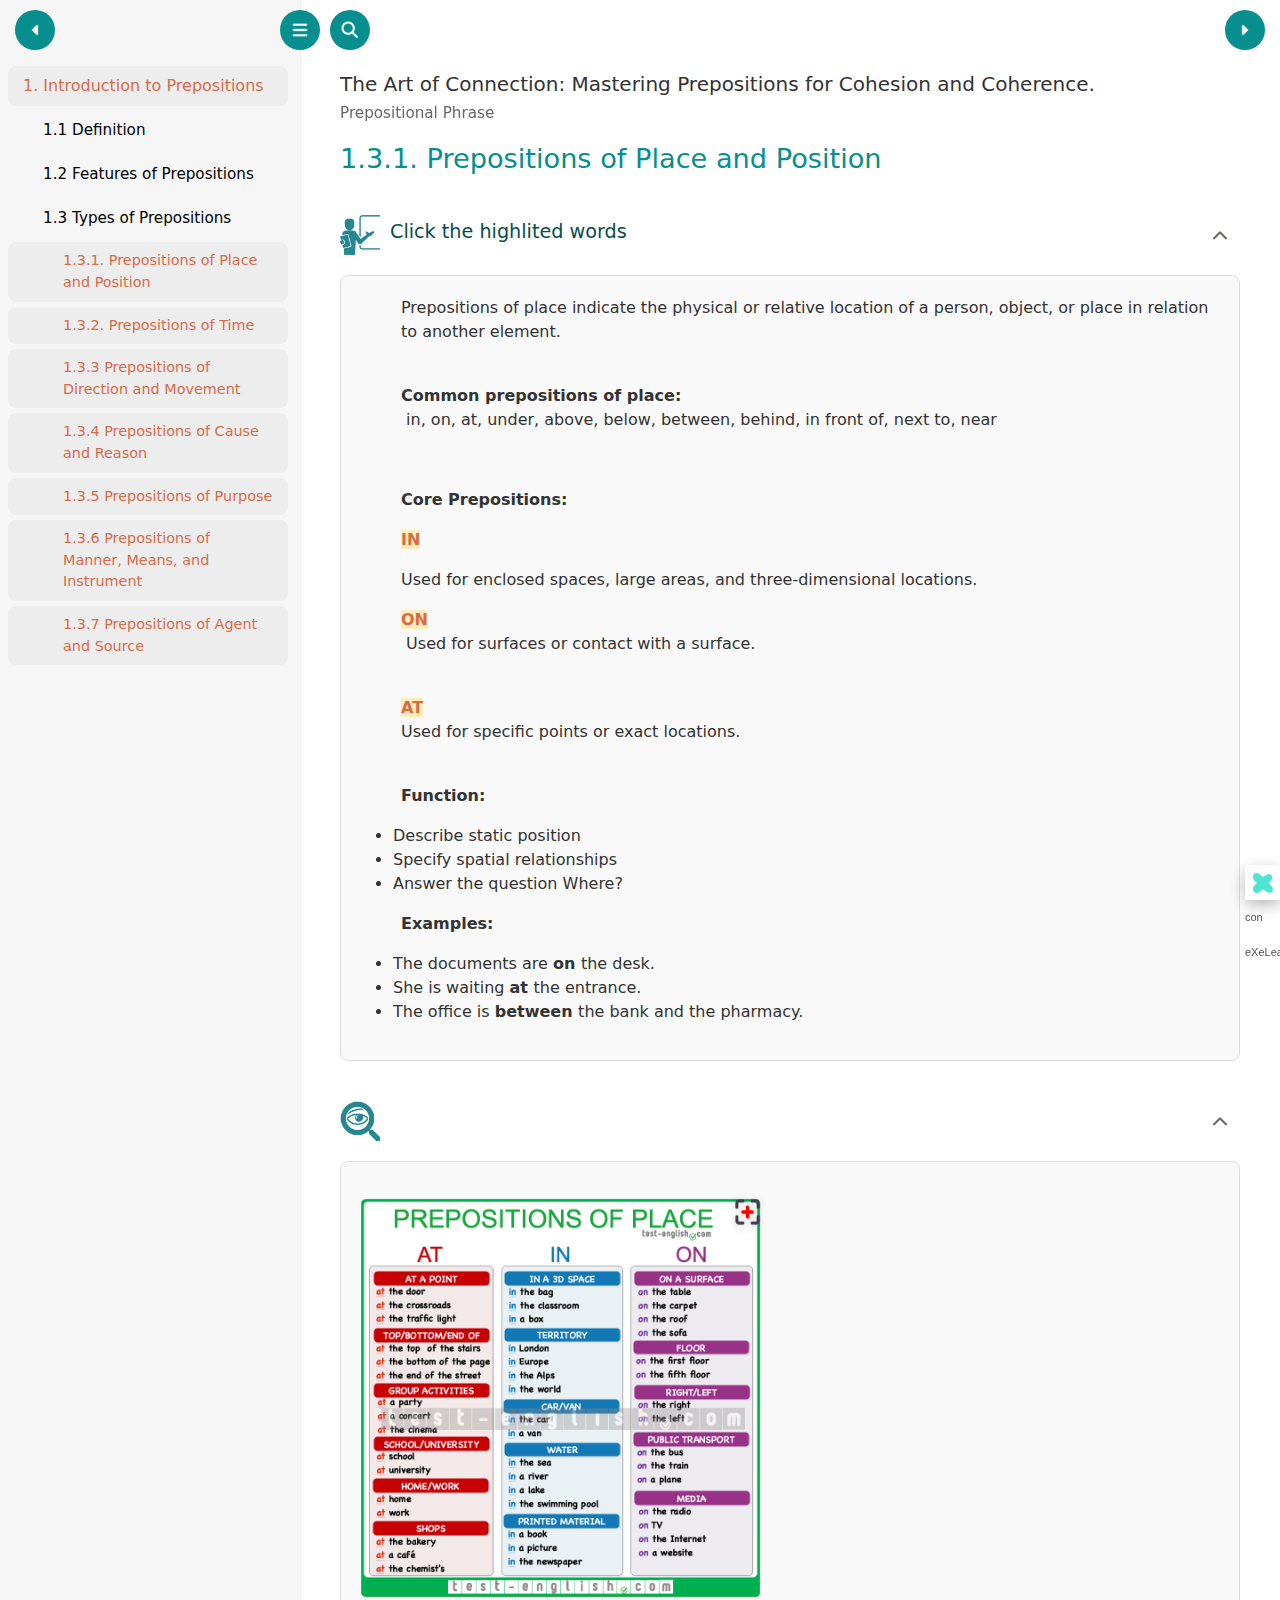
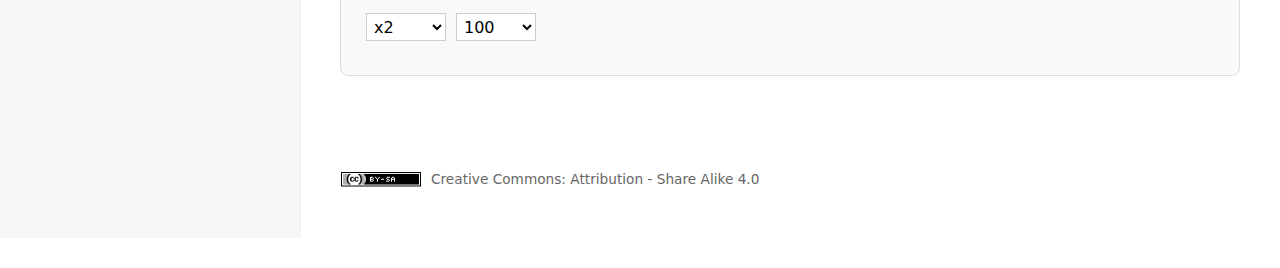
<file: html/1-3-1-prepositions-of-place-and-position.html>
<!DOCTYPE html>
<html lang="en" id="exe-node-20251228210323790S8O">
<head>
<meta charset="utf-8">
<meta name="generator" content="eXeLearning v3.0.1">
<meta name="viewport" content="width=device-width, initial-scale=1">
<link rel="license" type="text/html" href="https://creativecommons.org/licenses/by-sa/4.0/">
<title>1.3.1.  Prepositions of Place and Position | The Art of Connection: Mastering Prepositions for Cohesion and Coherence.</title>
<script>document.querySelector("html").classList.add("js");</script><script src="../libs/jquery/jquery.min.js"> </script><script src="../libs/common_i18n.js"> </script><script src="../libs/common.js"> </script><script src="../libs/exe_export.js"> </script><script src="../libs/bootstrap/bootstrap.bundle.min.js"> </script><script src="../libs/exe_lightbox/exe_lightbox.js"> </script><script src="../libs/exe_magnify/mojomagnify.js"> </script><link rel="stylesheet" href="../libs/bootstrap/bootstrap.min.css">
<link rel="stylesheet" href="../libs/exe_lightbox/exe_lightbox.css">
<script src="../idevices/text/text.js"> </script><script src="../idevices/magnifier/magnifier.js"> </script><link rel="stylesheet" href="../idevices/text/text.css">
<link rel="stylesheet" href="../idevices/magnifier/magnifier.css">
<link rel="stylesheet" href="../content/css/base.css">
<script src="../theme/style.js"> </script><link rel="stylesheet" href="../theme/style.css">
<link rel="icon" type="image/x-icon" href="../libs/favicon.ico">
</head>
<body class="exe-export exe-web-site" lang="en">
<script>document.body.className+=" js"</script><div class="exe-content exe-export pre-js siteNav-hidden"> <nav id="siteNav"> <ul> <li class="current-page-parent"> <a href="../index.html" class="main-node highlighted-link daddy">1. Introduction to Prepositions</a><ul> <li> <a href="../html/1-1-definition.html" class="no-ch">1.1 Definition </a>
</li>
<li> <a href="../html/1-2-features-of-prepositions.html" class="no-ch">1.2 Features of Prepositions</a>
</li>
<li class="current-page-parent"> <a href="../html/1-3-types-of-prepositions.html" class="daddy">1.3 Types of Prepositions</a><ul> <li class="active"> <a href="../html/1-3-1-prepositions-of-place-and-position.html" class="active highlighted-link no-ch">1.3.1.  Prepositions of Place and Position</a>
</li>
<li> <a href="../html/1-3-2-prepositions-of-time.html" class="highlighted-link no-ch">1.3.2.  Prepositions of Time</a>
</li>
<li> <a href="../html/1-3-3-prepositions-of-direction-and-movement.html" class="highlighted-link no-ch">1.3.3  Prepositions of Direction and Movement</a>
</li>
<li> <a href="../html/1-3-4-prepositions-of-cause-and-reason.html" class="highlighted-link no-ch">1.3.4 Prepositions of Cause and Reason</a>
</li>
<li> <a href="../html/1-3-5-prepositions-of-purpose.html" class="highlighted-link no-ch">1.3.5 Prepositions of Purpose</a>
</li>
<li> <a href="../html/1-3-6-prepositions-of-manner-means-and-instrument.html" class="highlighted-link no-ch">1.3.6 Prepositions of Manner, Means, and Instrument</a>
</li>
<li> <a href="../html/1-3-7-prepositions-of-agent-and-source.html" class="highlighted-link no-ch">1.3.7 Prepositions of Agent and Source</a>
</li>
</ul>
</li>
</ul>
</li>
</ul></nav><main id="20251228210323790S8O" class="page"> <div id="exe-client-search" data-block-order-string="Block %e" data-no-results-string="No results." data-pages='{"20251228004952NJYGPN":{"name":"1. Introduction to Prepositions","isIndex":true,"fileName":"index.html","rootPath":"C:\\Users\\GATEWAY\\AppData\\Roaming\\exelearning\\data\\tmp\\2025\\12\\28\\20251228004951RZEZST\\tmp\\localuser\\export\\\/\/","dirPath":"C:\\Users\\GATEWAY\\AppData\\Roaming\\exelearning\\data\\tmp\\2025\\12\\28\\20251228004951RZEZST\\tmp\\localuser\\export\\\/\/","filePath":"C:\\Users\\GATEWAY\\AppData\\Roaming\\exelearning\\data\\tmp\\2025\\12\\28\\20251228004951RZEZST\\tmp\\localuser\\export\\\/\/index.html","fileUrl":"index.html","prePageId":null,"nextPageId":"202512281949308317MQ","blocks":{"20251228192226939YVK":{"name":"Prepositional Phrases","order":1,"idevices":{"20251228192226936YYF":{"order":1,"htmlView":"&lt;div class=\"exe-text-template\"&gt;&lt;div class=\"textIdeviceContent\"&gt;\n            &lt;div class=\"exe-text-activity\"&gt;\n                &lt;div&gt;&lt;p&gt;&lt;span style=\"font-size: 12pt; font-family: arial, helvetica, sans-serif;\"&gt;&lt;img src=\"https:\/\/i.fbcd.co\/products\/resized\/resized-750-500\/2109-m04-i037-n011-s-c15-engli-mainpreview-efed88b3a7da7024818a1e92757f823634ef05da423ee9ce7c193d56dce5d14c.jpg\" title=\"Preprositions\" width=\"485\" height=\"323\" alt=\"prepositions\" class=\"position-center\"&gt;&lt;\/span&gt;&lt;\/p&gt;\n&lt;p&gt;&lt;span style=\"font-size: 12pt; font-family: arial, helvetica, sans-serif;\"&gt;Prepositions are a class of functional words used to express the relationship between a noun or pronoun and another part of the sentence. They act as connectors that provide vital context regarding spatial orientation where something is, temporal sequence when something happens, or direction where something is moving. Because they often do not have a direct one-to-one translation between languages, mastering them requires understanding the specific logic of English collocations\u2014words that naturally group together. Without prepositions, sentences would lack the necessary structure to indicate how objects and ideas relate to one another in time and space.&lt;\/span&gt;&lt;strong&gt;&lt;\/strong&gt;&lt;\/p&gt;\n&lt;p&gt;&lt;strong&gt;&lt;audio controls=\"controls\" src=\"files\/tmp\/2025\/12\/28\/20251228004951RZEZST\/20251228192226936YYF\/1766968927042qn1tq732g6r.webm\" class=\"mejs__player mediaelement\"&gt;&lt;a href=\"files\/tmp\/2025\/12\/28\/20251228004951RZEZST\/20251228192226936YYF\/1766968927042qn1tq732g6r.webm\"&gt;1766968927042qn1tq732g6r.webm&lt;\/a&gt;&lt;\/audio&gt;&lt;\/strong&gt;&lt;\/p&gt;\n&lt;p&gt;&lt;strong&gt;&lt;img src=\"https:\/\/www.istockphoto.com\/es\/ilustraciones\/persona-pensando\" alt=\"\"&gt; &amp;nbsp;&lt;\/strong&gt;&lt;\/p&gt;\n&lt;p&gt;&lt;span style=\"font-family: arial, helvetica, sans-serif;\"&gt;&lt;strong&gt;Answer: What do prepositions mean to you?&lt;\/strong&gt;&lt;\/span&gt;&lt;\/p&gt;\n&lt;p&gt;&lt;span style=\"font-family: arial, helvetica, sans-serif;\"&gt;&lt;strong&gt;&lt;img src=\"https:\/\/media1.giphy.com\/media\/v1.Y2lkPTZjMDliOTUyd3hoaGdqdWt6MWRubzF1NGk2Z2Y0ZDA2aGU3dGg0c3YwZHBxd3B5NSZlcD12MV9naWZzX3NlYXJjaCZjdD1n\/TiPQa86PpufKymqPAu\/200w.gif\" width=\"200\" height=\"200\" alt=\"pensar\"&gt;&lt;\/strong&gt;&lt;\/span&gt;&lt;\/p&gt;\n&lt;p&gt;&lt;span style=\"font-family: arial, helvetica, sans-serif;\"&gt;&lt;strong&gt;&amp;nbsp;&lt;\/strong&gt;&lt;\/span&gt;&lt;\/p&gt;\n&lt;p&gt;&lt;strong&gt;&lt;br style=\"clear: both;\"&gt;&lt;\/strong&gt;&lt;\/p&gt;\n&lt;p&gt;&lt;strong&gt;&lt;img src=\"https:\/\/www.istockphoto.com\/es\/ilustraciones\/persona-pensando\" alt=\"\"&gt;&lt;\/strong&gt;&lt;\/p&gt;&lt;p class=\"clearfix\"&gt;&lt;\/p&gt;&lt;\/div&gt;\n            &lt;\/div&gt;&lt;\/div&gt;&lt;\/div&gt;","jsonProperties":"{\"ideviceId\":\"20251228192226936YYF\",\"textInfoDurationInput\":\"\",\"textInfoDurationTextInput\":\"Duraci\u00f3n\",\"textInfoParticipantsInput\":\"\",\"textInfoParticipantsTextInput\":\"Agrupamiento\",\"textTextarea\":\"&lt;p&gt;&lt;span style=\\\"font-size: 12pt; font-family: arial, helvetica, sans-serif;\\\"&gt;&lt;img src=\\\"https:\/\/i.fbcd.co\/products\/resized\/resized-750-500\/2109-m04-i037-n011-s-c15-engli-mainpreview-efed88b3a7da7024818a1e92757f823634ef05da423ee9ce7c193d56dce5d14c.jpg\\\" title=\\\"Preprositions\\\" width=\\\"485\\\" height=\\\"323\\\" alt=\\\"prepositions\\\" class=\\\"position-center\\\" \/&gt;&lt;\/span&gt;&lt;\/p&gt;\\n&lt;p&gt;&lt;span style=\\\"font-size: 12pt; font-family: arial, helvetica, sans-serif;\\\"&gt;Prepositions are a class of functional words used to express the relationship between a noun or pronoun and another part of the sentence. They act as connectors that provide vital context regarding spatial orientation where something is, temporal sequence when something happens, or direction where something is moving. Because they often do not have a direct one-to-one translation between languages, mastering them requires understanding the specific logic of English collocations\u2014words that naturally group together. Without prepositions, sentences would lack the necessary structure to indicate how objects and ideas relate to one another in time and space.&lt;\/span&gt;&lt;strong&gt;&lt;\/strong&gt;&lt;\/p&gt;\\n&lt;p&gt;&lt;strong&gt;&lt;audio controls=\\\"controls\\\" src=\\\"files\/tmp\/2025\/12\/28\/20251228004951RZEZST\/20251228192226936YYF\/1766968927042qn1tq732g6r.webm\\\" class=\\\"mejs__player mediaelement\\\"&gt;&lt;a href=\\\"files\/tmp\/2025\/12\/28\/20251228004951RZEZST\/20251228192226936YYF\/1766968927042qn1tq732g6r.webm\\\"&gt;1766968927042qn1tq732g6r.webm&lt;\/a&gt;&lt;\/audio&gt;&lt;\/strong&gt;&lt;\/p&gt;\\n&lt;p&gt;&lt;strong&gt;&lt;img src=\\\"https:\/\/www.istockphoto.com\/es\/ilustraciones\/persona-pensando\\\" alt=\\\"\\\" \/&gt; \u00a0&lt;\/strong&gt;&lt;\/p&gt;\\n&lt;p&gt;&lt;span style=\\\"font-family: arial, helvetica, sans-serif;\\\"&gt;&lt;strong&gt;Answer: What do prepositions mean to you?&lt;\/strong&gt;&lt;\/span&gt;&lt;\/p&gt;\\n&lt;p&gt;&lt;span style=\\\"font-family: arial, helvetica, sans-serif;\\\"&gt;&lt;strong&gt;&lt;img src=\\\"https:\/\/media1.giphy.com\/media\/v1.Y2lkPTZjMDliOTUyd3hoaGdqdWt6MWRubzF1NGk2Z2Y0ZDA2aGU3dGg0c3YwZHBxd3B5NSZlcD12MV9naWZzX3NlYXJjaCZjdD1n\/TiPQa86PpufKymqPAu\/200w.gif\\\" width=\\\"200\\\" height=\\\"200\\\" alt=\\\"pensar\\\" \/&gt;&lt;\/strong&gt;&lt;\/span&gt;&lt;\/p&gt;\\n&lt;p&gt;&lt;span style=\\\"font-family: arial, helvetica, sans-serif;\\\"&gt;&lt;strong&gt;\u00a0&lt;\/strong&gt;&lt;\/span&gt;&lt;\/p&gt;\\n&lt;p&gt;&lt;strong&gt;&lt;br style=\\\"clear: both;\\\" \/&gt;&lt;\/strong&gt;&lt;\/p&gt;\\n&lt;p&gt;&lt;strong&gt;&lt;img src=\\\"https:\/\/www.istockphoto.com\/es\/ilustraciones\/persona-pensando\\\" alt=\\\"\\\" \/&gt;&lt;\/strong&gt;&lt;\/p&gt;\",\"textFeedbackInput\":\"Mostrar retroalimentaci\u00f3n\",\"textFeedbackTextarea\":\"\"}"}}}}},"202512281949308317MQ":{"name":"1.1 Definition ","isIndex":false,"fileName":"1-1-definition.html","rootPath":"C:\\Users\\GATEWAY\\AppData\\Roaming\\exelearning\\data\\tmp\\2025\\12\\28\\20251228004951RZEZST\\tmp\\localuser\\export\\\/\/","dirPath":"C:\\Users\\GATEWAY\\AppData\\Roaming\\exelearning\\data\\tmp\\2025\\12\\28\\20251228004951RZEZST\\tmp\\localuser\\export\\\/\/html\\","filePath":"C:\\Users\\GATEWAY\\AppData\\Roaming\\exelearning\\data\\tmp\\2025\\12\\28\\20251228004951RZEZST\\tmp\\localuser\\export\\\/\/html\\1-1-definition.html","fileUrl":"html\/1-1-definition.html","prePageId":"20251228004952NJYGPN","nextPageId":"202512281959305029B9","blocks":{"2025122819514376770Q":{"name":"","order":1,"idevices":{"20251228195143765PTP":{"order":1,"htmlView":"&lt;div class=\"exe-text-template\"&gt;&lt;div class=\"textIdeviceContent\"&gt;\n            &lt;div class=\"exe-text-activity\"&gt;\n                &lt;div&gt;&lt;p&gt;A prepositional phrase is a fundamental syntactic unit that functions as a modifier to provide specific contextual details within a sentence. According to Quirk et al. (1985), the structure is formally defined as a preposition followed by a prepositional complement, typically a noun phrase known as the object of the preposition. These phrases may include various internal modifiers\u2014such as articles, adjectives, or possessives\u2014to further specify the object. Linguistically, their primary role is to serve as either adjectival modifiers to describe a noun or as adverbial adjuncts (Huddleston &amp;amp; Pullum, 2002) to clarify the time, place, manner, or reason of an action, thereby enabling the high level of precision and detail required for effective communication in a globalized world.&lt;\/p&gt;&lt;p class=\"clearfix\"&gt;&lt;\/p&gt;&lt;\/div&gt;\n            &lt;\/div&gt;&lt;\/div&gt;&lt;\/div&gt;","jsonProperties":"{\"ideviceId\":\"20251228195143765PTP\",\"textInfoDurationInput\":\"\",\"textInfoDurationTextInput\":\"Duraci\u00f3n\",\"textInfoParticipantsInput\":\"\",\"textInfoParticipantsTextInput\":\"Agrupamiento\",\"textTextarea\":\"&lt;p&gt;A prepositional phrase is a fundamental syntactic unit that functions as a modifier to provide specific contextual details within a sentence. According to Quirk et al. (1985), the structure is formally defined as a preposition followed by a prepositional complement, typically a noun phrase known as the object of the preposition. These phrases may include various internal modifiers\u2014such as articles, adjectives, or possessives\u2014to further specify the object. Linguistically, their primary role is to serve as either adjectival modifiers to describe a noun or as adverbial adjuncts (Huddleston &amp;amp; Pullum, 2002) to clarify the time, place, manner, or reason of an action, thereby enabling the high level of precision and detail required for effective communication in a globalized world.&lt;\/p&gt;\",\"textFeedbackInput\":\"Mostrar retroalimentaci\u00f3n\",\"textFeedbackTextarea\":\"\"}"}}},"20251228195256390O5D":{"name":"","order":2,"idevices":{"20251228195256387C9W":{"order":1,"htmlView":"&lt;div class=\"flipcards-IDevice\"&gt;&lt;div class=\"game-evaluation-ids js-hidden\" data-id=\"20251228195256387C9W\" data-evaluationb=\"false\" data-evaluationid=\"20251228004951EMEJNT\"&gt;&lt;\/div&gt;&lt;div class=\"flipcards-instructions\"&gt;&lt;p&gt;Pulsa sobre las tarjetas para descubrir qu\u00e9 esconden.&lt;\/p&gt;&lt;\/div&gt;&lt;div class=\"flipcards-DataGame js-hidden\"&gt;{\"typeGame\":\"FlipCards\",\"author\":\"\",\"randomCards\":true,\"instructions\":\"&lt;p&gt;Pulsa sobre las tarjetas para descubrir qu\u00e9 esconden.&lt;\/p&gt;\",\"showMinimize\":false,\"itinerary\":{\"showClue\":false,\"clueGame\":\"\",\"percentageClue\":40,\"showCodeAccess\":false,\"codeAccess\":\"\",\"messageCodeAccess\":\"\"},\"cardsGame\":[{\"url\":\"files\/tmp\/2025\/12\/28\/20251228004951RZEZST\/20251228195256387C9W\/\/images.png\",\"x\":0.5678429439150053,\"y\":0.7313218281186861,\"author\":\"\",\"alt\":\"\",\"audio\":\"\",\"color\":\"#000000\",\"backcolor\":\"#ffffff\",\"eText\":\"What%20is%20the%20structure%20of%20the%20prepositions%3F%20\",\"urlBk\":\"\",\"xBk\":0,\"yBk\":0,\"authorBk\":\"\",\"altBk\":\"\",\"audioBk\":\"\",\"colorBk\":\"#030303\",\"backcolorBk\":\"#ffffff\",\"eTextBk\":\"Preposition%20%2B%20Object%3A%20%20in%20the%20room%2C%20after%20the%20class%2C%20interested%20in%20music\"}],\"isScorm\":0,\"textButtonScorm\":\"Guardar la puntuaci\u00f3n\",\"repeatActivity\":true,\"weighted\":100,\"textAfter\":\"\",\"percentajeCards\":70,\"version\":1.3,\"type\":0,\"showSolution\":true,\"timeShowSolution\":3,\"time\":3,\"evaluation\":false,\"evaluationID\":\"20251228004951EMEJNT\",\"imgCard\":\"\",\"id\":\"20251228195256387C9W\",\"msgs\":{\"msgSubmit\":\"Enviar\",\"msgClue\":\"\u00a1Genial! La pista es:\",\"msgCodeAccess\":\"C\u00f3digo de acceso\",\"msgPlayAgain\":\"Jugar otra vez\",\"msgPlayStart\":\"Pulse aqu\u00ed para jugar\",\"msgScore\":\"Puntuaci\u00f3n\",\"msgWeight\":\"Peso\",\"msgErrors\":\"Errores\",\"msgHits\":\"Aciertos\",\"msgMinimize\":\"Minimizar\",\"msgMaximize\":\"Maximizar\",\"msgCool\":\"\u00a1Bien!\",\"msgFullScreen\":\"Pantalla Completa\",\"msgExitFullScreen\":\"Salir del modo pantalla completa\",\"msgSuccesses\":\"\u00a1Correcto! | \u00a1Excelente! | \u00a1Genial! | \u00a1Muy bien! | \u00a1Perfecto!\",\"msgFailures\":\"\u00a1No era eso! | \u00a1Incorrecto! | \u00a1No es correcto! | \u00a1Lo sentimos! | \u00a1Error!\",\"msgNoImage\":\"Pregunta sin im\u00e1genes\",\"msgEndGameScore\":\"Antes de guardar la puntuaci\u00f3n comience la partida.\",\"msgScoreScorm\":\"La puntuaci\u00f3n no se puede guardar porque esta p\u00e1gina no forma parte  de un paquete SCORM.\",\"msgOnlySaveScore\":\"\u00a1Solo puede guardar la puntuaci\u00f3n una vez!\",\"msgOnlySave\":\"Solo puede guardar una vez\",\"msgInformation\":\"Informaci\u00f3n\",\"msgYouScore\":\"Su puntuaci\u00f3n\",\"msgAuthor\":\"Autor\u00eda\",\"msgOnlySaveAuto\":\"Su puntuaci\u00f3n se guardar\u00e1 despu\u00e9s de cada pregunta. Solo puede jugar una vez.\",\"msgSaveAuto\":\"Su puntuaci\u00f3n se guardar\u00e1 autom\u00e1ticamente despu\u00e9s de cada pregunta.\",\"msgSeveralScore\":\"Puede guardar la puntuaci\u00f3n tantas veces como quiera\",\"msgYouLastScore\":\"La \u00faltima puntuaci\u00f3n guardada es\",\"msgActityComply\":\"Ya ha realizado esta actividad.\",\"msgPlaySeveralTimes\":\"Puede realizar esta actividad cuantas veces quiera\",\"msgClose\":\"Cerrar\",\"msgAudio\":\"Audio\",\"msgPreviousCard\":\"Anterior\",\"msgNextCard\":\"Siguiente\",\"msgNumQuestions\":\"N\u00famero de tarjetas\",\"msgTrue\":\"Verdadero\",\"msgFalse\":\"Falso\",\"msgTryAgain\":\"Necesitas al menos %s% de respuestas correctas para obtener la informaci\u00f3n. Int\u00e9ntalo de nuevo.\",\"mgsAllQuestions\":\"\u00a1Completadas las preguntas!\",\"msgTrue1\":\"Has acertado. Es la cara correcta.\",\"msgTrue2\":\"Has fallado. No es la cara correcta.\",\"msgFalse1\":\"Has acertado. No es la cara correcta.\",\"msgFalse2\":\"Has fallado. Es la cara correcta.\",\"mgsClickCard\":\"Pulsa en la tarjeta\",\"msgEndTime\":\"Acab\u00f3 el tiempo de juego. Tu puntuaci\u00f3n es %s.\",\"msgEnd\":\"Finalizar\",\"msgEndGameM\":\"Has completado el juego. Tu puntuaci\u00f3n es %s.\",\"msgUncompletedActivity\":\"Actividad no completada\",\"msgSuccessfulActivity\":\"Actividad superada. Puntuaci\u00f3n: %s\",\"msgUnsuccessfulActivity\":\"Actividad no superada. Puntuaci\u00f3n: %s\",\"msgTypeGame\":\"Tarjetas de memoria\"}}&lt;\/div&gt;&lt;a href=\"files\/tmp\/2025\/12\/28\/20251228004951RZEZST\/20251228195256387C9W\/\/images.png\" class=\"js-hidden flipcards-LinkImages\"&gt;0&lt;\/a&gt;&lt;div class=\"flipcards-bns js-hidden\"&gt;Su navegador no es compatible con esta herramienta.&lt;\/div&gt;&lt;\/div&gt;","jsonProperties":null}}}}},"202512281959305029B9":{"name":"1.2 Features of Prepositions","isIndex":false,"fileName":"1-2-features-of-prepositions.html","rootPath":"C:\\Users\\GATEWAY\\AppData\\Roaming\\exelearning\\data\\tmp\\2025\\12\\28\\20251228004951RZEZST\\tmp\\localuser\\export\\\/\/","dirPath":"C:\\Users\\GATEWAY\\AppData\\Roaming\\exelearning\\data\\tmp\\2025\\12\\28\\20251228004951RZEZST\\tmp\\localuser\\export\\\/\/html\\","filePath":"C:\\Users\\GATEWAY\\AppData\\Roaming\\exelearning\\data\\tmp\\2025\\12\\28\\20251228004951RZEZST\\tmp\\localuser\\export\\\/\/html\\1-2-features-of-prepositions.html","fileUrl":"html\/1-2-features-of-prepositions.html","prePageId":"202512281949308317MQ","nextPageId":"20251228203328220QW1","blocks":{"20251228202830295M7H":{"name":"","order":1,"idevices":{"20251228202830292KHM":{"order":1,"htmlView":"&lt;div class=\"exe-magnifier-container\"&gt;\n    &lt;div class=\"MNF-MainContainer\" id=\"mnfPMainContainer-20251228202830292KHM\" style=\"display:flex; flex-direction:column; align-items:flex-start;\"&gt;\n        &lt;div class=\"MNF-instructions\" style=\"flex:1; text-align:left; margin:0 0 1rem;\"&gt;\n            &lt;p&gt;&lt;audio controls=\"controls\" src=\"files\/tmp\/2025\/12\/28\/20251228004951RZEZST\/20251228202830292KHM\/17669718909307u9mjhky5dg.webm\"&gt;&lt;a href=\"files\/tmp\/2025\/12\/28\/20251228004951RZEZST\/20251228202830292KHM\/17669718909307u9mjhky5dg.webm\"&gt;17669718909307u9mjhky5dg.webm&lt;\/a&gt;&lt;\/audio&gt;&lt;\/p&gt;\n        &lt;\/div&gt;\n        &lt;div id=\"mnfPNotImage-20251228202830292KHM\" style=\"display:none\"&gt;&lt;p&gt;La imagen no est\u00e1 disponible&lt;\/p&gt;&lt;\/div&gt;\n        &lt;div class=\"MNF-image-wrapper\" id=\"image-wrapper-20251228202830292KHM\" style=\"flex-shrink:0;\"&gt;\n            &lt;a href=\"#\" class=\"MNF-FullLinkImage\" title=\"Pantalla completa\" aria-label=\"Pantalla completa\"&gt;\n                &lt;div class=\"MNF-FullImage MNF-Activo\" aria-hidden=\"true\"&gt;&lt;\/div&gt;\n                &lt;span class=\"sr-av\"&gt;Pantalla completa&lt;\/span&gt;\n            &lt;\/a&gt;\n            &lt;div class=\"ImageMagnifierIdevice\"&gt;\n                &lt;div class=\"image-thumbnail\" id=\"image-thumbnail-20251228202830292KHM\"&gt;\n                    &lt;div style=\"position: relative; display: block; width:400; height: auto; margin-bottom: 50px;\"&gt;\n                        &lt;img id=\"magnifier-20251228202830292KHM\"\n                             src=\"files\/tmp\/2025\/12\/28\/20251228004951RZEZST\/20251228202830292KHM\/\/Captura_de_pantalla_2025-12-28_202643_1.png\"\n                             data-magnifysrc=\"files\/tmp\/2025\/12\/28\/20251228004951RZEZST\/20251228202830292KHM\/\/Captura_de_pantalla_2025-12-28_202643_1.png\"\n                             width=\"400\"\n                             data-size=\"2\"\n                             data-zoom=\"250\"&gt;\n                    &lt;\/div&gt;\n                &lt;\/div&gt;\n            &lt;\/div&gt;\n        &lt;\/div&gt;\n    &lt;\/div&gt;&lt;\/div&gt;","jsonProperties":"{\"id\":\"20251228202830292KHM\",\"typeGame\":\"magnifier\",\"textTextarea\":\"&lt;p&gt;&lt;audio controls=\\\"controls\\\" src=\\\"files\/tmp\/2025\/12\/28\/20251228004951RZEZST\/20251228202830292KHM\/17669718909307u9mjhky5dg.webm\\\"&gt;&lt;a href=\\\"files\/tmp\/2025\/12\/28\/20251228004951RZEZST\/20251228202830292KHM\/17669718909307u9mjhky5dg.webm\\\"&gt;17669718909307u9mjhky5dg.webm&lt;\/a&gt;&lt;\/audio&gt;&lt;\/p&gt;\",\"isDefaultImage\":\"0\",\"imageResource\":\"files\/tmp\/2025\/12\/28\/20251228004951RZEZST\/20251228202830292KHM\/\/Captura_de_pantalla_2025-12-28_202643_1.png\",\"defaultImage\":\"http:\/\/localhost:41309\/files\/perm\/idevices\/base\/magnifier\/edition\/hood.jpg\",\"height\":\"\",\"width\":\"400\",\"align\":\"none\",\"initialZSize\":\"250\",\"maxZSize\":600,\"glassSize\":\"2\",\"ideviceId\":\"20251228202830292KHM\"}"}}}}},"20251228203328220QW1":{"name":"1.3 Types of Prepositions","isIndex":false,"fileName":"1-3-types-of-prepositions.html","rootPath":"C:\\Users\\GATEWAY\\AppData\\Roaming\\exelearning\\data\\tmp\\2025\\12\\28\\20251228004951RZEZST\\tmp\\localuser\\export\\\/\/","dirPath":"C:\\Users\\GATEWAY\\AppData\\Roaming\\exelearning\\data\\tmp\\2025\\12\\28\\20251228004951RZEZST\\tmp\\localuser\\export\\\/\/html\\","filePath":"C:\\Users\\GATEWAY\\AppData\\Roaming\\exelearning\\data\\tmp\\2025\\12\\28\\20251228004951RZEZST\\tmp\\localuser\\export\\\/\/html\\1-3-types-of-prepositions.html","fileUrl":"html\/1-3-types-of-prepositions.html","prePageId":"202512281959305029B9","nextPageId":"20251228210323790S8O","blocks":{"20251228205705569DAR":{"name":"Introduction","order":1,"idevices":{"20251228205705566FLR":{"order":1,"htmlView":"&lt;div class=\"exe-text-template\"&gt;&lt;div class=\"textIdeviceContent\"&gt;\n            &lt;div class=\"exe-text-activity\"&gt;\n                &lt;div&gt;&lt;p&gt;Linguistically, prepositions are relational heads that link a noun phrase to the rest of the sentence. They are classified into four primary categories based on the type of relationship they establish:&lt;\/p&gt;\n&lt;p&gt;&amp;nbsp;&lt;iframe width=\"300\" height=\"150\" style=\"display: block; margin-left: auto; margin-right: auto; width: 355px; height: 177px;\" src=\"https:\/\/www.youtube.com\/embed\/HRZZIwIHeUM\" allowfullscreen=\"allowfullscreen\"&gt;&lt;\/iframe&gt;&lt;\/p&gt;\n&lt;p&gt;&lt;\/p&gt;&lt;p class=\"clearfix\"&gt;&lt;\/p&gt;&lt;\/div&gt;\n            &lt;\/div&gt;&lt;\/div&gt;&lt;\/div&gt;","jsonProperties":"{\"ideviceId\":\"20251228205705566FLR\",\"textInfoDurationInput\":\"\",\"textInfoDurationTextInput\":\"Duraci\u00f3n\",\"textInfoParticipantsInput\":\"\",\"textInfoParticipantsTextInput\":\"Agrupamiento\",\"textTextarea\":\"&lt;p&gt;Linguistically, prepositions are relational heads that link a noun phrase to the rest of the sentence. They are classified into four primary categories based on the type of relationship they establish:&lt;\/p&gt;\\n&lt;p&gt;\u00a0&lt;iframe width=\\\"300\\\" height=\\\"150\\\" style=\\\"display: block; margin-left: auto; margin-right: auto; width: 355px; height: 177px;\\\" src=\\\"https:\/\/www.youtube.com\/embed\/HRZZIwIHeUM\\\" allowfullscreen=\\\"allowfullscreen\\\"&gt;&lt;\/iframe&gt;&lt;\/p&gt;\\n&lt;p&gt;&lt;\/p&gt;\",\"textFeedbackInput\":\"Mostrar retroalimentaci\u00f3n\",\"textFeedbackTextarea\":\"\"}"}}}}},"20251228210323790S8O":{"name":"1.3.1.  Prepositions of Place and Position","isIndex":false,"fileName":"1-3-1-prepositions-of-place-and-position.html","rootPath":"C:\\Users\\GATEWAY\\AppData\\Roaming\\exelearning\\data\\tmp\\2025\\12\\28\\20251228004951RZEZST\\tmp\\localuser\\export\\\/\/","dirPath":"C:\\Users\\GATEWAY\\AppData\\Roaming\\exelearning\\data\\tmp\\2025\\12\\28\\20251228004951RZEZST\\tmp\\localuser\\export\\\/\/html\\","filePath":"C:\\Users\\GATEWAY\\AppData\\Roaming\\exelearning\\data\\tmp\\2025\\12\\28\\20251228004951RZEZST\\tmp\\localuser\\export\\\/\/html\\1-3-1-prepositions-of-place-and-position.html","fileUrl":"html\/1-3-1-prepositions-of-place-and-position.html","prePageId":"20251228203328220QW1","nextPageId":"202512282103426425I4","blocks":{"20251228210758460HHK":{"name":"Click the highlited words","order":1,"idevices":{"202512282107584571NL":{"order":1,"htmlView":"&lt;div class=\"exe-text-template\"&gt;&lt;div class=\"textIdeviceContent\"&gt;\n            &lt;div class=\"exe-text-activity\"&gt;\n                &lt;div&gt;&lt;p style=\"padding-left: 40px;\"&gt;Prepositions of place indicate the physical or relative location of a person, object, or place in relation to another element.&lt;\/p&gt;\n&lt;p style=\"padding-left: 40px;\"&gt;&lt;br&gt;&lt;strong&gt;Common prepositions of place:&lt;\/strong&gt;&lt;br&gt;&amp;nbsp;in, on, at, under, above, below, between, behind, in front of, next to, near&lt;\/p&gt;\n&lt;p style=\"padding-left: 40px;\"&gt;&lt;br&gt;&lt;\/p&gt;\n&lt;p style=\"padding-left: 40px;\"&gt;&lt;strong&gt;Core Prepositions:&amp;nbsp;&lt;\/strong&gt;&lt;\/p&gt;\n&lt;p style=\"padding-left: 40px;\"&gt;&lt;strong&gt;&lt;a title=\"Examples\" class=\"exe-dialog-link\" rel=\"lightbox\" href=\"#t29d39f63-def3-866a-56c3-d2bb3e49383c\" id=\"link29d39f63-def3-866a-56c3-d2bb3e49383c\"&gt;&lt;span style=\"background-color: #fbeeb8;\"&gt;IN&lt;\/span&gt;&lt;\/a&gt;&lt;\/strong&gt;&lt;\/p&gt;\n&lt;p style=\"padding-left: 40px;\"&gt;Used for enclosed spaces, large areas, and three-dimensional locations.&lt;\/p&gt;\n&lt;p style=\"padding-left: 40px;\"&gt;&lt;a title=\"&amp;nbsp;Examples:\" class=\"exe-dialog-link\" rel=\"lightbox\" href=\"#td7ea4778-1a16-c230-3e69-f0be199b872e\" id=\"linkd7ea4778-1a16-c230-3e69-f0be199b872e\"&gt;&lt;span style=\"background-color: #fbeeb8;\"&gt;&lt;strong&gt;ON&lt;\/strong&gt;&lt;\/span&gt;&lt;\/a&gt;&lt;br&gt;&amp;nbsp;Used for surfaces or contact with a surface.&lt;\/p&gt;\n&lt;p style=\"padding-left: 40px;\"&gt;&lt;br&gt;&lt;a title=\"&amp;nbsp;Examples: \" class=\"exe-dialog-link\" rel=\"lightbox\" href=\"#t12a5e60f-7d2b-997a-9308-e50b74c84765\" id=\"link12a5e60f-7d2b-997a-9308-e50b74c84765\"&gt;&lt;strong&gt;&lt;span style=\"background-color: #fbeeb8;\"&gt;AT&lt;\/span&gt;&lt;\/strong&gt;&lt;\/a&gt;&lt;br&gt;Used for specific points or exact locations.&lt;br&gt;&lt;br&gt;&lt;\/p&gt;\n&lt;p style=\"padding-left: 40px;\"&gt;&lt;strong&gt;Function:&lt;\/strong&gt;&lt;\/p&gt;\n&lt;ul&gt;\n&lt;li&gt;Describe static position&lt;\/li&gt;\n&lt;li&gt;Specify spatial relationships&lt;\/li&gt;\n&lt;li&gt;Answer the question Where?&lt;\/li&gt;\n&lt;\/ul&gt;\n&lt;p style=\"padding-left: 40px;\"&gt;&lt;strong&gt;Examples:&lt;\/strong&gt;&lt;\/p&gt;\n&lt;ul&gt;\n&lt;li&gt;The documents are &lt;strong&gt;on &lt;\/strong&gt;the desk.&lt;\/li&gt;\n&lt;li&gt;She is waiting &lt;strong&gt;at &lt;\/strong&gt;the entrance.&lt;\/li&gt;\n&lt;li&gt;The office is &lt;strong&gt;between &lt;\/strong&gt;the bank and the pharmacy.&lt;\/li&gt;\n&lt;\/ul&gt;\n&lt;div id=\"t29d39f63-def3-866a-56c3-d2bb3e49383c\" class=\"exe-dialog-text js-hidden\"&gt;\n&lt;p&gt;in a room, in a city, in a country&lt;\/p&gt;\n&lt;\/div&gt;\n&lt;div id=\"td7ea4778-1a16-c230-3e69-f0be199b872e\" class=\"exe-dialog-text js-hidden\"&gt;\n&lt;p&gt;on the table, on the wall, on the floor&lt;\/p&gt;\n&lt;\/div&gt;\n&lt;div id=\"t12a5e60f-7d2b-997a-9308-e50b74c84765\" class=\"exe-dialog-text js-hidden\"&gt;\n&lt;p&gt;at the door, at school, at the bus stop&lt;\/p&gt;\n&lt;\/div&gt;&lt;p class=\"clearfix\"&gt;&lt;\/p&gt;&lt;\/div&gt;\n            &lt;\/div&gt;&lt;\/div&gt;&lt;\/div&gt;","jsonProperties":"{\"ideviceId\":\"202512282107584571NL\",\"textInfoDurationInput\":\"\",\"textInfoDurationTextInput\":\"Duraci\u00f3n\",\"textInfoParticipantsInput\":\"\",\"textInfoParticipantsTextInput\":\"Agrupamiento\",\"textTextarea\":\"&lt;p style=\\\"padding-left: 40px;\\\"&gt;Prepositions of place indicate the physical or relative location of a person, object, or place in relation to another element.&lt;\/p&gt;\\n&lt;p style=\\\"padding-left: 40px;\\\"&gt;&lt;br \/&gt;&lt;strong&gt;Common prepositions of place:&lt;\/strong&gt;&lt;br \/&gt;\u00a0in, on, at, under, above, below, between, behind, in front of, next to, near&lt;\/p&gt;\\n&lt;p style=\\\"padding-left: 40px;\\\"&gt;&lt;br \/&gt;&lt;\/p&gt;\\n&lt;p style=\\\"padding-left: 40px;\\\"&gt;&lt;strong&gt;Core Prepositions:\u00a0&lt;\/strong&gt;&lt;\/p&gt;\\n&lt;p style=\\\"padding-left: 40px;\\\"&gt;&lt;strong&gt;&lt;a title=\\\"Examples\\\" class=\\\"exe-dialog-link\\\" rel=\\\"lightbox\\\" href=\\\"#t29d39f63-def3-866a-56c3-d2bb3e49383c\\\" id=\\\"link29d39f63-def3-866a-56c3-d2bb3e49383c\\\"&gt;&lt;span style=\\\"background-color: #fbeeb8;\\\"&gt;IN&lt;\/span&gt;&lt;\/a&gt;&lt;\/strong&gt;&lt;\/p&gt;\\n&lt;p style=\\\"padding-left: 40px;\\\"&gt;Used for enclosed spaces, large areas, and three-dimensional locations.&lt;\/p&gt;\\n&lt;p style=\\\"padding-left: 40px;\\\"&gt;&lt;a title=\\\"\u00a0Examples:\\\" class=\\\"exe-dialog-link\\\" rel=\\\"lightbox\\\" href=\\\"#td7ea4778-1a16-c230-3e69-f0be199b872e\\\" id=\\\"linkd7ea4778-1a16-c230-3e69-f0be199b872e\\\"&gt;&lt;span style=\\\"background-color: #fbeeb8;\\\"&gt;&lt;strong&gt;ON&lt;\/strong&gt;&lt;\/span&gt;&lt;\/a&gt;&lt;br \/&gt;\u00a0Used for surfaces or contact with a surface.&lt;\/p&gt;\\n&lt;p style=\\\"padding-left: 40px;\\\"&gt;&lt;br \/&gt;&lt;a title=\\\"\u00a0Examples: \\\" class=\\\"exe-dialog-link\\\" rel=\\\"lightbox\\\" href=\\\"#t12a5e60f-7d2b-997a-9308-e50b74c84765\\\" id=\\\"link12a5e60f-7d2b-997a-9308-e50b74c84765\\\"&gt;&lt;strong&gt;&lt;span style=\\\"background-color: #fbeeb8;\\\"&gt;AT&lt;\/span&gt;&lt;\/strong&gt;&lt;\/a&gt;&lt;br \/&gt;Used for specific points or exact locations.&lt;br \/&gt;&lt;br \/&gt;&lt;\/p&gt;\\n&lt;p style=\\\"padding-left: 40px;\\\"&gt;&lt;strong&gt;Function:&lt;\/strong&gt;&lt;\/p&gt;\\n&lt;ul&gt;\\n&lt;li&gt;Describe static position&lt;\/li&gt;\\n&lt;li&gt;Specify spatial relationships&lt;\/li&gt;\\n&lt;li&gt;Answer the question Where?&lt;\/li&gt;\\n&lt;\/ul&gt;\\n&lt;p style=\\\"padding-left: 40px;\\\"&gt;&lt;strong&gt;Examples:&lt;\/strong&gt;&lt;\/p&gt;\\n&lt;ul&gt;\\n&lt;li&gt;The documents are &lt;strong&gt;on &lt;\/strong&gt;the desk.&lt;\/li&gt;\\n&lt;li&gt;She is waiting &lt;strong&gt;at &lt;\/strong&gt;the entrance.&lt;\/li&gt;\\n&lt;li&gt;The office is &lt;strong&gt;between &lt;\/strong&gt;the bank and the pharmacy.&lt;\/li&gt;\\n&lt;\/ul&gt;\\n&lt;div id=\\\"t29d39f63-def3-866a-56c3-d2bb3e49383c\\\" class=\\\"exe-dialog-text js-hidden\\\"&gt;\\n&lt;p&gt;in a room, in a city, in a country&lt;\/p&gt;\\n&lt;\/div&gt;\\n&lt;div id=\\\"td7ea4778-1a16-c230-3e69-f0be199b872e\\\" class=\\\"exe-dialog-text js-hidden\\\"&gt;\\n&lt;p&gt;on the table, on the wall, on the floor&lt;\/p&gt;\\n&lt;\/div&gt;\\n&lt;div id=\\\"t12a5e60f-7d2b-997a-9308-e50b74c84765\\\" class=\\\"exe-dialog-text js-hidden\\\"&gt;\\n&lt;p&gt;at the door, at school, at the bus stop&lt;\/p&gt;\\n&lt;\/div&gt;\",\"textFeedbackInput\":\"Mostrar retroalimentaci\u00f3n\",\"textFeedbackTextarea\":\"\"}"}}},"20251228212349997DO6":{"name":"","order":2,"idevices":{"20251228212349994UH6":{"order":1,"htmlView":"&lt;div class=\"exe-magnifier-container\"&gt;\n    &lt;div class=\"MNF-MainContainer\" id=\"mnfPMainContainer-20251228212349994UH6\" style=\"display:flex; flex-direction:column; align-items:flex-start;\"&gt;\n        &lt;div class=\"MNF-instructions\" style=\"flex:1; text-align:left; margin:0 0 1rem;\"&gt;\n            \n        &lt;\/div&gt;\n        &lt;div id=\"mnfPNotImage-20251228212349994UH6\" style=\"display:none\"&gt;&lt;p&gt;La imagen no est\u00e1 disponible&lt;\/p&gt;&lt;\/div&gt;\n        &lt;div class=\"MNF-image-wrapper\" id=\"image-wrapper-20251228212349994UH6\" style=\"flex-shrink:0;\"&gt;\n            &lt;a href=\"#\" class=\"MNF-FullLinkImage\" title=\"Pantalla completa\" aria-label=\"Pantalla completa\"&gt;\n                &lt;div class=\"MNF-FullImage MNF-Activo\" aria-hidden=\"true\"&gt;&lt;\/div&gt;\n                &lt;span class=\"sr-av\"&gt;Pantalla completa&lt;\/span&gt;\n            &lt;\/a&gt;\n            &lt;div class=\"ImageMagnifierIdevice\"&gt;\n                &lt;div class=\"image-thumbnail\" id=\"image-thumbnail-20251228212349994UH6\"&gt;\n                    &lt;div style=\"position: relative; display: block; width:400; height: auto; margin-bottom: 50px;\"&gt;\n                        &lt;img id=\"magnifier-20251228212349994UH6\"\n                             src=\"files\/tmp\/2025\/12\/28\/20251228004951RZEZST\/20251228212349994UH6\/\/at-in-on_place-new.png\"\n                             data-magnifysrc=\"files\/tmp\/2025\/12\/28\/20251228004951RZEZST\/20251228212349994UH6\/\/at-in-on_place-new.png\"\n                             width=\"400\"\n                             data-size=\"2\"\n                             data-zoom=\"200\"&gt;\n                    &lt;\/div&gt;\n                &lt;\/div&gt;\n            &lt;\/div&gt;\n        &lt;\/div&gt;\n    &lt;\/div&gt;&lt;\/div&gt;","jsonProperties":"{\"id\":\"20251228212349994UH6\",\"typeGame\":\"magnifier\",\"textTextarea\":\"\",\"isDefaultImage\":\"0\",\"imageResource\":\"files\/tmp\/2025\/12\/28\/20251228004951RZEZST\/20251228212349994UH6\/\/at-in-on_place-new.png\",\"defaultImage\":\"http:\/\/localhost:41309\/files\/perm\/idevices\/base\/magnifier\/edition\/hood.jpg\",\"height\":\"\",\"width\":\"400\",\"align\":\"none\",\"initialZSize\":\"200\",\"maxZSize\":600,\"glassSize\":\"2\",\"ideviceId\":\"20251228212349994UH6\"}"}}}}},"202512282103426425I4":{"name":"1.3.2.  Prepositions of Time","isIndex":false,"fileName":"1-3-2-prepositions-of-time.html","rootPath":"C:\\Users\\GATEWAY\\AppData\\Roaming\\exelearning\\data\\tmp\\2025\\12\\28\\20251228004951RZEZST\\tmp\\localuser\\export\\\/\/","dirPath":"C:\\Users\\GATEWAY\\AppData\\Roaming\\exelearning\\data\\tmp\\2025\\12\\28\\20251228004951RZEZST\\tmp\\localuser\\export\\\/\/html\\","filePath":"C:\\Users\\GATEWAY\\AppData\\Roaming\\exelearning\\data\\tmp\\2025\\12\\28\\20251228004951RZEZST\\tmp\\localuser\\export\\\/\/html\\1-3-2-prepositions-of-time.html","fileUrl":"html\/1-3-2-prepositions-of-time.html","prePageId":"20251228210323790S8O","nextPageId":"20251228210629472IEI","blocks":{"202512282125422955RF":{"name":"","order":1,"idevices":{"20251228212542292HT8":{"order":1,"htmlView":"&lt;div class=\"exe-text-template\"&gt;&lt;div class=\"textIdeviceContent\"&gt;\n            &lt;div class=\"exe-text-activity\"&gt;\n                &lt;div&gt;&lt;p style=\"padding-left: 40px;\"&gt;&lt;span style=\"font-family: arial, helvetica, sans-serif;\"&gt;Prepositions of time indicate when an event occurs or its relationship to a temporal reference.&lt;\/span&gt;&lt;\/p&gt;\n&lt;p style=\"padding-left: 40px;\"&gt;&lt;strong&gt;&lt;span style=\"font-family: arial, helvetica, sans-serif;\"&gt;Usage principles:&lt;\/span&gt;&lt;\/strong&gt;&lt;\/p&gt;\n&lt;p style=\"padding-left: 40px;\"&gt;&lt;span style=\"font-family: arial, helvetica, sans-serif;\"&gt;At \u2192 precise moments (at 9:00, at noon)&lt;\/span&gt;&lt;\/p&gt;\n&lt;p style=\"padding-left: 40px;\"&gt;&lt;br&gt;&lt;span style=\"font-family: arial, helvetica, sans-serif;\"&gt;On \u2192 specific days or dates (on Monday, on July 15)&lt;\/span&gt;&lt;\/p&gt;\n&lt;p style=\"padding-left: 40px;\"&gt;&lt;br&gt;&lt;span style=\"font-family: arial, helvetica, sans-serif;\"&gt;In \u2192 extended periods (in 2026, in the afternoon)&lt;\/span&gt;&lt;\/p&gt;\n&lt;p style=\"padding-left: 40px;\"&gt;&lt;strong&gt;&lt;span style=\"font-family: arial, helvetica, sans-serif;\"&gt;Examples:&lt;\/span&gt;&lt;\/strong&gt;&lt;\/p&gt;\n&lt;ul&gt;\n&lt;li&gt;&lt;span style=\"font-family: arial, helvetica, sans-serif;\"&gt;The meeting starts &lt;strong&gt;at &lt;\/strong&gt;10:30 a.m.&lt;\/span&gt;&lt;\/li&gt;\n&lt;li&gt;&lt;span style=\"font-family: arial, helvetica, sans-serif;\"&gt;The report is due &lt;strong&gt;on &lt;\/strong&gt;Friday.&lt;\/span&gt;&lt;\/li&gt;\n&lt;li&gt;&lt;span style=\"font-family: arial, helvetica, sans-serif;\"&gt;She completed her studies &lt;strong&gt;in &lt;\/strong&gt;2024.&lt;\/span&gt;&lt;\/li&gt;\n&lt;\/ul&gt;&lt;p class=\"clearfix\"&gt;&lt;\/p&gt;&lt;\/div&gt;\n            &lt;\/div&gt;&lt;\/div&gt;&lt;\/div&gt;","jsonProperties":"{\"ideviceId\":\"20251228212542292HT8\",\"textInfoDurationInput\":\"\",\"textInfoDurationTextInput\":\"Duraci\u00f3n\",\"textInfoParticipantsInput\":\"\",\"textInfoParticipantsTextInput\":\"Agrupamiento\",\"textTextarea\":\"&lt;p style=\\\"padding-left: 40px;\\\"&gt;&lt;span style=\\\"font-family: arial, helvetica, sans-serif;\\\"&gt;Prepositions of time indicate when an event occurs or its relationship to a temporal reference.&lt;\/span&gt;&lt;\/p&gt;\\n&lt;p style=\\\"padding-left: 40px;\\\"&gt;&lt;strong&gt;&lt;span style=\\\"font-family: arial, helvetica, sans-serif;\\\"&gt;Usage principles:&lt;\/span&gt;&lt;\/strong&gt;&lt;\/p&gt;\\n&lt;p style=\\\"padding-left: 40px;\\\"&gt;&lt;span style=\\\"font-family: arial, helvetica, sans-serif;\\\"&gt;At \u2192 precise moments (at 9:00, at noon)&lt;\/span&gt;&lt;\/p&gt;\\n&lt;p style=\\\"padding-left: 40px;\\\"&gt;&lt;br \/&gt;&lt;span style=\\\"font-family: arial, helvetica, sans-serif;\\\"&gt;On \u2192 specific days or dates (on Monday, on July 15)&lt;\/span&gt;&lt;\/p&gt;\\n&lt;p style=\\\"padding-left: 40px;\\\"&gt;&lt;br \/&gt;&lt;span style=\\\"font-family: arial, helvetica, sans-serif;\\\"&gt;In \u2192 extended periods (in 2026, in the afternoon)&lt;\/span&gt;&lt;\/p&gt;\\n&lt;p style=\\\"padding-left: 40px;\\\"&gt;&lt;strong&gt;&lt;span style=\\\"font-family: arial, helvetica, sans-serif;\\\"&gt;Examples:&lt;\/span&gt;&lt;\/strong&gt;&lt;\/p&gt;\\n&lt;ul&gt;\\n&lt;li&gt;&lt;span style=\\\"font-family: arial, helvetica, sans-serif;\\\"&gt;The meeting starts &lt;strong&gt;at &lt;\/strong&gt;10:30 a.m.&lt;\/span&gt;&lt;\/li&gt;\\n&lt;li&gt;&lt;span style=\\\"font-family: arial, helvetica, sans-serif;\\\"&gt;The report is due &lt;strong&gt;on &lt;\/strong&gt;Friday.&lt;\/span&gt;&lt;\/li&gt;\\n&lt;li&gt;&lt;span style=\\\"font-family: arial, helvetica, sans-serif;\\\"&gt;She completed her studies &lt;strong&gt;in &lt;\/strong&gt;2024.&lt;\/span&gt;&lt;\/li&gt;\\n&lt;\/ul&gt;\",\"textFeedbackInput\":\"Mostrar retroalimentaci\u00f3n\",\"textFeedbackTextarea\":\"\"}"}}},"20251228212935832SVA":{"name":"","order":2,"idevices":{"202512282129358309OI":{"order":1,"htmlView":"&lt;div class=\"completa-IDevice\"&gt;&lt;div class=\"game-evaluation-ids js-hidden\" data-id=\"202512282129358309OI\" data-evaluationb=\"false\" data-evaluationid=\"20251228004951EMEJNT\"&gt;&lt;\/div&gt;&lt;div class=\"completa-feedback-game\"&gt;&lt;\/div&gt;&lt;div class=\"completa-instructions\"&gt;&lt;p&gt;&lt;strong&gt;Complete each sentence with the most accurate preposition of time. Be careful: in some cases, more than one option may seem possible, but only one is correct.&lt;\/strong&gt;&lt;\/p&gt;&lt;\/div&gt;&lt;div class=\"completa-DataGame js-hidden\"&gt;%E9%B0%E6%EB%E2%F7%D5%F3%FF%F7%B0%A8%B0%D1%FD%FF%E2%FE%F7%E6%F3%B0%BE%B0%FB%FC%E1%E6%E0%E7%F1%E6%FB%FD%FC%E1%B0%A8%B0%AE%E2%AC%AE%E1%E6%E0%FD%FC%F5%AC%D1%FD%FF%E2%FE%F7%E6%F7%B2%F7%F3%F1%FA%B2%E1%F7%FC%E6%F7%FC%F1%F7%B2%E5%FB%E6%FA%B2%E6%FA%F7%B2%FF%FD%E1%E6%B2%F3%F1%F1%E7%E0%F3%E6%F7%B2%E2%E0%F7%E2%FD%E1%FB%E6%FB%FD%FC%B2%FD%F4%B2%E6%FB%FF%F7%BC%B2%D0%F7%B2%F1%F3%E0%F7%F4%E7%FE%A8%B2%FB%FC%B2%E1%FD%FF%F7%B2%F1%F3%E1%F7%E1%BE%B2%FF%FD%E0%F7%B2%E6%FA%F3%FC%B2%FD%FC%F7%B2%FD%E2%E6%FB%FD%FC%B2%FF%F3%EB%B2%E1%F7%F7%FF%B2%E2%FD%E1%E1%FB%F0%FE%F7%BE%B2%F0%E7%E6%B2%FD%FC%FE%EB%B2%FD%FC%F7%B2%FB%E1%B2%F1%FD%E0%E0%F7%F1%E6%BC%AE%BD%E1%E6%E0%FD%FC%F5%AC%AE%BD%E2%AC%B0%BE%B0%E6%F7%EA%E6%C6%F7%EA%E6%B0%A8%B0%B7%A1%D1%E2%B7%A1%D7%C6%FA%F7%B7%A0%A2%E0%F7%E1%F7%F3%E0%F1%FA%B7%A0%A2%FF%E7%E1%E6%B7%A0%A2%F0%F7%B7%A0%A2%E1%E7%F0%FF%FB%E6%E6%F7%F6%B7%A0%A2%D2%D2%F0%EB%D2%D2%B7%A0%A2%D4%E0%FB%F6%F3%EB%B7%A0%A2%F3%E6%B7%A0%A2%A4%B7%A0%A2%E2%BC%FF%BC%B7%A0%D1%B7%A0%A2%FD%E6%FA%F7%E0%E5%FB%E1%F7%B7%A0%A2%FB%E6%B7%A0%A2%E5%FB%FE%FE%B7%A0%A2%FC%FD%E6%B7%A0%A2%F0%F7%B7%A0%A2%F3%F1%F1%F7%E2%E6%F7%F6%BC%B7%A1%D1%F0%E0%B7%A0%A2%BD%B7%A1%D7%C1%FA%F7%B7%A0%A2%FA%F3%E1%B7%A0%A2%F0%F7%F7%FC%B7%A0%A2%E5%FD%E0%F9%FB%FC%F5%B7%A0%A2%FD%FC%B7%A0%A2%FA%F7%E0%B7%A0%A2%E6%FA%F7%E1%FB%E1%B7%A0%A2%D2%D2%F4%FD%E0%D2%D2%B7%A0%A2%FF%FD%E0%F7%B7%A0%A2%E6%FA%F3%FC%B7%A0%A2%E6%FA%E0%F7%F7%B7%A0%A2%EB%F7%F3%E0%E1%B7%A0%D1%B7%A0%A2%E5%FA%FB%F1%FA%B7%A0%A2%F7%EA%E2%FE%F3%FB%FC%E1%B7%A0%A2%FA%F7%E0%B7%A0%A2%FE%F7%E4%F7%FE%B7%A0%A2%FD%F4%B7%A0%A2%F7%EA%E2%F7%E0%E6%FB%E1%F7%BC%B7%A1%D1%F0%E0%B7%A0%A2%BD%B7%A1%D7%C6%FA%F7%B7%A0%A2%FF%E7%E1%F7%E7%FF%B7%A0%A2%E5%FB%FE%FE%B7%A0%A2%F0%F7%B7%A0%A2%F1%FE%FD%E1%F7%F6%B7%A0%A2%D2%D2%FD%FC%D2%D2%B7%A0%A2%DF%FD%FC%F6%F3%EB%B7%A0%D1%B7%A0%A2%F0%E7%E6%B7%A0%A2%FB%E6%B7%A0%A2%E5%FB%FE%FE%B7%A0%A2%E0%F7%FD%E2%F7%FC%B7%A0%A2%E6%FA%F7%B7%A0%A2%F4%FD%FE%FE%FD%E5%FB%FC%F5%B7%A0%A2%F6%F3%EB%BC%B7%A1%D1%F0%E0%B7%A0%A2%BD%B7%A1%D7%C6%FA%F7%B7%A0%A2%E2%E0%FD%F4%F7%E1%E1%FD%E0%B7%A0%A2%F3%E0%E0%FB%E4%F7%F6%B7%A0%A2%F7%EA%F3%F1%E6%FE%EB%B7%A0%A2%D2%D2%F3%E6%D2%D2%B7%A0%A2%FC%FD%FD%FC%B7%A0%D1%B7%A0%A2%E5%FA%FB%F1%FA%B7%A0%A2%E1%E7%E0%E2%E0%FB%E1%F7%F6%B7%A0%A2%E6%FA%F7%B7%A0%A2%E1%E6%E7%F6%F7%FC%E6%E1%BC%B7%A1%D1%F0%E0%B7%A0%A2%BD%B7%A1%D7%C6%FA%F7%B7%A0%A2%F1%FD%FC%E6%E0%F3%F1%E6%B7%A0%A2%E5%FB%FE%FE%B7%A0%A2%E0%F7%FF%F3%FB%FC%B7%A0%A2%E4%F3%FE%FB%F6%B7%A0%A2%D2%D2%E7%FC%E6%FB%FE%D2%D2%B7%A0%A2%D6%F7%F1%F7%FF%F0%F7%E0%B7%A0%A2%A1%A3%E1%E6%B7%A0%D1%B7%A0%A2%F3%F4%E6%F7%E0%B7%A0%A2%E5%FA%FB%F1%FA%B7%A0%A2%FB%E6%B7%A0%A2%FF%E7%E1%E6%B7%A0%A2%F0%F7%B7%A0%A2%E0%F7%FC%F7%E5%F7%F6%BC%B7%A1%D1%BD%E2%B7%A1%D7%B0%BE%B0%E1%FA%FD%E5%DF%FB%FC%FB%FF%FB%E8%F7%B0%A8%F4%F3%FE%E1%F7%BE%B0%FB%E6%FB%FC%F7%E0%F3%E0%EB%B0%A8%E9%B0%E1%FA%FD%E5%D1%FE%E7%F7%B0%A8%F4%F3%FE%E1%F7%BE%B0%F1%FE%E7%F7%D5%F3%FF%F7%B0%A8%B0%B0%BE%B0%E2%F7%E0%F1%F7%FC%E6%F3%F5%F7%D1%FE%E7%F7%B0%A8%A6%A2%BE%B0%E1%FA%FD%E5%D1%FD%F6%F7%D3%F1%F1%F7%E1%E1%B0%A8%F4%F3%FE%E1%F7%BE%B0%F1%FD%F6%F7%D3%F1%F1%F7%E1%E1%B0%A8%B0%B0%BE%B0%FF%F7%E1%E1%F3%F5%F7%D1%FD%F6%F7%D3%F1%F1%F7%E1%E1%B0%A8%B0%B0%EF%BE%B0%F1%F3%E1%F7%C1%F7%FC%E1%FB%E6%FB%E4%F7%B0%A8%F4%F3%FE%E1%F7%BE%B0%FB%E1%C1%F1%FD%E0%FF%B0%A8%A2%BE%B0%E6%F7%EA%E6%D0%E7%E6%E6%FD%FC%C1%F1%FD%E0%FF%B0%A8%B0%D5%E7%F3%E0%F6%F3%E0%B2%FE%F3%B2%E2%E7%FC%E6%E7%F3%F1%FBa%FC%B0%BE%B0%E0%F7%E2%F7%F3%E6%D3%F1%E6%FB%E4%FB%E6%EB%B0%A8%E6%E0%E7%F7%BE%B0%E5%F7%FB%F5%FA%E6%F7%F6%B0%A8%A3%A2%A2%BE%B0%E6%F7%EA%E6%D4%F7%F7%F6%D0%F3%F1%F9%B0%A8%B0%B0%BE%B0%E6%F7%EA%E6%D3%F4%E6%F7%E0%B0%A8%B0%B0%BE%B0%F4%F7%F7%F6%D0%F3%F1%F9%B0%A8%F4%F3%FE%E1%F7%BE%B0%E2%F7%E0%F1%F7%FC%E6%F3%F8%F7%D4%D0%B0%A8%A3%A2%A2%BE%B0%E4%F7%E0%E1%FB%FD%FC%B0%A8%A3%BE%B0%F7%E1%E6%E0%FB%F1%E6%D1%FA%F7%F1%F9%B0%A8%F4%F3%FE%E1%F7%BE%B0%E5%FD%E0%F6%E1%C1%FB%E8%F7%B0%A8%F4%F3%FE%E1%F7%BE%B0%E6%FB%FF%F7%B0%A8%A2%BE%B0%E6%EB%E2%F7%B0%A8%A2%BE%B0%E5%FD%E0%F6%E1%D7%E0%E0%FD%E0%E1%B0%A8%B0%B0%BE%B0%F3%E6%E6%F7%FF%E2%E1%DC%E7%FF%F0%F7%E0%B0%A8%A3%BE%B0%E2%F7%E0%F1%F7%FC%E6%F3%F8%F7%D7%E0%E0%FD%E0%B0%A8%A0%A2%BE%B0%E1%FA%FD%E5%C1%FD%FE%E7%E6%FB%FD%FC%B0%A8%E6%E0%E7%F7%BE%B0%E5%FD%E0%F6%E1%DE%FB%FF%FB%E6%B0%A8%F4%F3%FE%E1%F7%BE%B0%F7%E4%F3%FE%E7%F3%E6%FB%FD%FC%B0%A8%F4%F3%FE%E1%F7%BE%B0%F7%E4%F3%FE%E7%F3%E6%FB%FD%FC%DB%D6%B0%A8%B0%A0%A2%A0%A7%A3%A0%A0%AA%A2%A2%A6%AB%A7%A3%D7%DF%D7%D8%DC%C6%B0%BE%B0%FA%F3%E1%D0%F3%F1%F9%B0%A8%F4%F3%FE%E1%F7%BE%B0%E7%E0%FE%D0%F3%F1%F9%B0%A8%B0%B0%BE%B0%F3%E7%E6%FA%FD%E0%D0%F3%F1%F9%DB%FF%F3%F5%F7%B0%A8%B0%B0%BE%B0%F4%FD%FC%E6%D1%FD%FE%FD%E0%B0%A8%B0%B1%A2%A2%A2%A2%A2%A2%B0%BE%B0%FB%F6%B0%A8%B0%A0%A2%A0%A7%A3%A0%A0%AA%A0%A3%A0%AB%A1%A7%AA%A1%A2%AB%DD%DB%B0%BE%B0%FF%E1%F5%E1%B0%A8%E9%B0%FF%E1%F5%C0%F7%E2%FE%EB%B0%A8%B0%C0%F7%E1%E2%FD%FC%F6%F7%E0%B0%BE%B0%FF%E1%F5%D7%FC%E6%F7%E0%D1%FD%F6%F7%B0%A8%B0%DB%FC%E6%E0%FD%F6%E7%E8%F1%F3%B2%F7%FE%B2%F1a%F6%FB%F5%FD%B2%F6%F7%B2%F3%F1%F1%F7%E1%FD%B0%BE%B0%FF%E1%F5%D7%E0%E0%FD%E0%D1%FD%F6%F7%B0%A8%B0%D7%FE%B2%F1a%F6%FB%F5%FD%B2%F6%F7%B2%F3%F1%F1%F7%E1%FD%B2%FC%FD%B2%F7%E1%B2%F1%FD%E0%E0%F7%F1%E6%FD%B0%BE%B0%FF%E1%F5%D5%F3%FF%F7%DD%E4%F7%E0%B0%A8%B03%D4%FB%FC%B2%F6%F7%B2%FE%F3%B2%E2%F3%E0%E6%FB%F6%F3%B3%B0%BE%B0%FF%E1%F5%D1%FE%E7%F7%B0%A8%B03%D5%F7%FC%FB%F3%FE%B3%B2%DE%F3%B2%E2%FB%E1%E6%F3%B2%F7%E1%A8%B0%BE%B0%FF%E1%F5%D1%FD%F6%F7%D3%F1%F1%F7%E1%E1%B0%A8%B0%D1a%F6%FB%F5%FD%B2%F6%F7%B2%F3%F1%F1%F7%E1%FD%B0%BE%B0%FF%E1%F5%C2%FE%F3%EB%C1%E6%F3%E0%E6%B0%A8%B0%C2%E7%FE%E1%F7%B2%F3%E3%E7%7F%B2%E2%F3%E0%F3%B2%F8%E7%F5%F3%E0%B0%BE%B0%FF%E1%F5%D7%E0%E0%FD%E0%E1%B0%A8%B0%D7%E0%E0%FD%E0%F7%E1%B0%BE%B0%FF%E1%F5%DA%FB%E6%E1%B0%A8%B0%D3%F1%FB%F7%E0%E6%FD%E1%B0%BE%B0%FF%E1%F5%C1%F1%FD%E0%F7%B0%A8%B0%C2%E7%FC%E6%E7%F3%F1%FBa%FC%B0%BE%B0%FF%E1%F5%C5%F7%FB%F5%FA%E6%B0%A8%B0%C2%F7%E1%FD%B0%BE%B0%FF%E1%F5%DF%FB%FC%FB%FF%FB%E8%F7%B0%A8%B0%DF%FB%FC%FB%FF%FB%E8%F3%E0%B0%BE%B0%FF%E1%F5%DF%F3%EA%FB%FF%FB%E8%F7%B0%A8%B0%DF%F3%EA%FB%FF%FB%E8%F3%E0%B0%BE%B0%FF%E1%F5%C6%FB%FF%F7%B0%A8%B0%DE%7F%FF%FB%E6%F7%B2%F6%F7%B2%E6%FB%F7%FF%E2%FD%B2%BA%FF%FF%A8%E1%E1%BB%B0%BE%B0%FF%E1%F5%DE%FB%E4%F7%B0%A8%B0%C4%FB%F6%F3%B0%BE%B0%FF%E1%F5%D4%E7%FE%FE%C1%F1%E0%F7%F7%FC%B0%A8%B0%C2%F3%FC%E6%F3%FE%FE%F3%B2%D1%FD%FF%E2%FE%F7%E6%F3%B0%BE%B0%FF%E1%F5%D7%EA%FB%E6%D4%E7%FE%FE%C1%F1%E0%F7%F7%FC%B0%A8%B0%C1%F3%FE%FB%E0%B2%F6%F7%FE%B2%FF%FD%F6%FD%B2%E2%F3%FC%E6%F3%FE%FE%F3%B2%F1%FD%FF%E2%FE%F7%E6%F3%B0%BE%B0%FF%E1%F5%DC%E7%FF%C3%E7%F7%E1%E6%FB%FD%FC%E1%B0%A8%B0%DCh%FF%F7%E0%FD%B2%F6%F7%B2%E2%E0%F7%F5%E7%FC%E6%F3%E1%B0%BE%B0%FF%E1%F5%C1%E7%F1%F1%F7%E1%E1%F7%E1%B0%A8%B03%D1%FD%E0%E0%F7%F1%E6%FD%B3%B2%EE%B23%D7%EA%F1%F7%FE%F7%FC%E6%F7%B3%B2%EE%B23%D5%F7%FC%FB%F3%FE%B3%B2%EE%B23%DF%E7%EB%B2%F0%FB%F7%FC%B3%B2%EE%B23%C2%F7%E0%F4%F7%F1%E6%FD%B3%B0%BE%B0%FF%E1%F5%D4%F3%FB%FE%E7%E0%F7%E1%B0%A8%B03%DC%FD%B2%F7%E0%F3%B2%F7%E1%FD%B3%B2%EE%B23%DB%FC%F1%FD%E0%E0%F7%F1%E6%FD%B3%B2%EE%B23%DC%FD%B2%F7%E1%B2%F1%FD%E0%E0%F7%F1%E6%FD%B3%B2%EE%B23%DE%FD%B2%E1%F7%FC%E6%FB%FF%FD%E1%B3%B2%EE%B23%D7%E0%E0%FD%E0%B3%B0%BE%B0%FF%E1%F5%C6%E0%EB%D3%F5%F3%FB%FC%B0%A8%B0%DC%F7%F1%F7%E1%FB%E6%F3%E1%B2%F3%FE%B2%FF%F7%FC%FD%E1%B2%B7%E1%B7%B2%F6%F7%B2%E0%F7%E1%E2%E7%F7%E1%E6%F3%E1%B2%F1%FD%E0%E0%F7%F1%E6%F3%E1%B2%E2%F3%E0%F3%B2%FD%F0%E6%F7%FC%F7%E0%B2%FE%F3%B2%FB%FC%F4%FD%E0%FF%F3%F1%FBa%FC%BC%B2%DB%FC%E6%7B%FC%E6%F3%FE%FD%B2%F6%F7%B2%FC%E7%F7%E4%FD%BC%B0%BE%B0%FF%E1%F5%D7%FC%F6%D5%F3%FF%F7%C1%F1%FD%E0%F7%B0%A8%B0%D3%FC%E6%F7%E1%B2%F6%F7%B2%F5%E7%F3%E0%F6%F3%E0%B2%FE%F3%B2%E2%E7%FC%E6%E7%F3%F1%FBa%FC%B2%F1%FD%FF%FB%F7%FC%F1%F7%B2%FE%F3%B2%E2%F3%E0%E6%FB%F6%F3%BC%B0%BE%B0%FF%E1%F5%C1%F1%FD%E0%F7%C1%F1%FD%E0%FF%B0%A8%B0%DE%F3%B2%E2%E7%FC%E6%E7%F3%F1%FBa%FC%B2%FC%FD%B2%E1%F7%B2%E2%E7%F7%F6%F7%B2%F5%E7%F3%E0%F6%F3%E0%B2%E2%FD%E0%E3%E7%F7%B2%F7%E1%E6%F3%B2%E2s%F5%FB%FC%F3%B2%FC%FD%B2%F4%FD%E0%FF%F3%B2%E2%F3%E0%E6%F7%B2%B2%F6%F7%B2%E7%FC%B2%E2%F3%E3%E7%F7%E6%F7%B2%C1%D1%DD%C0%DF%BC%B0%BE%B0%FF%E1%F5%D3%FC%E1%E5%F7%E0%B0%A8%B0%C0%F7%E1%E2%FD%FC%F6%F7%E0%B0%BE%B0%FF%E1%F5%DD%FC%FE%EB%C1%F3%E4%F7%C1%F1%FD%E0%F7%B0%A8%B03%C1%FD%FE%FD%B2%E2%E7%F7%F6%F7%B2%F5%E7%F3%E0%F6%F3%E0%B2%FE%F3%B2%E2%E7%FC%E6%E7%F3%F1%FBa%FC%B2%E7%FC%F3%B2%E4%F7%E8%B3%B0%BE%B0%FF%E1%F5%DD%FC%FE%EB%C1%F3%E4%F7%B0%A8%B0%C1%FD%FE%FD%B2%E2%E7%F7%F6%F7%B2%F5%E7%F3%E0%F6%F3%E0%B2%E7%FC%F3%B2%E4%F7%E8%B0%BE%B0%FF%E1%F5%DB%FC%F4%FD%E0%FF%F3%E6%FB%FD%FC%B0%A8%B0%DB%FC%F4%FD%E0%FF%F3%F1%FBa%FC%B0%BE%B0%FF%E1%F5%CB%FD%E7%C1%F1%FD%E0%F7%B0%A8%B0%C1%E7%B2%E2%E7%FC%E6%E7%F3%F1%FBa%FC%B0%BE%B0%FF%E1%F5%D3%E7%E6%FA%FD%E0%B0%A8%B0%D3%E7%E6%FD%E0%7F%F3%B0%BE%B0%FF%E1%F5%DD%FC%FE%EB%C1%F3%E4%F7%D3%E7%E6%FD%B0%A8%B0%C1%E7%B2%E2%E7%FC%E6%E7%F3%F1%FBa%FC%B2%E1%F7%B2%F5%E7%F3%E0%F6%F3%E0s%B2%F6%F7%E1%E2%E7%7B%E1%B2%F6%F7%B2%F1%F3%F6%F3%B2%E2%E0%F7%F5%E7%FC%E6%F3%BC%B2%C1%FD%FE%FD%B2%E2%E7%F7%F6%F7%B2%F8%E7%F5%F3%E0%B2%E7%FC%F3%B2%E4%F7%E8%BC%B0%BE%B0%FF%E1%F5%C1%F3%E4%F7%D3%E7%E6%FD%B0%A8%B0%C1%E7%B2%E2%E7%FC%E6%E7%F3%F1%FBa%FC%B2%E1%F7%B2%F5%E7%F3%E0%F6%F3%E0s%B2%F3%E7%E6%FD%FFs%E6%FB%F1%F3%FF%F7%FC%E6%F7%B2%F6%F7%E1%E2%E7%7B%E1%B2%F6%F7%B2%F1%F3%F6%F3%B2%E2%E0%F7%F5%E7%FC%E6%F3%BC%B0%BE%B0%FF%E1%F5%C1%F7%E4%F7%E0%F3%FE%C1%F1%FD%E0%F7%B0%A8%B0%C2%E7%F7%F6%F7%B2%F5%E7%F3%E0%F6%F3%E0%B2%FE%F3%B2%E2%E7%FC%E6%E7%F3%F1%FBa%FC%B2%E6%F3%FC%E6%F3%E1%B2%E4%F7%F1%F7%E1%B2%F1%FD%FF%FD%B2%E3%E7%FB%F7%E0%F3%B0%BE%B0%FF%E1%F5%CB%FD%E7%DE%F3%E1%E6%C1%F1%FD%E0%F7%B0%A8%B0%DE%F3%B2h%FE%E6%FB%FF%F3%B2%E2%E7%FC%E6%E7%F3%F1%FBa%FC%B2%F5%E7%F3%E0%F6%F3%F6%F3%B2%F7%E1%B0%BE%B0%FF%E1%F5%D3%F1%E6%FB%E6%EB%D1%FD%FF%E2%FE%EB%B0%A8%B0%CB%F3%B2%FA%F3%B2%E0%F7%F3%FE%FB%E8%F3%F6%FD%B2%F7%E1%E6%F3%B2%F3%F1%E6%FB%E4%FB%F6%F3%F6%BC%B0%BE%B0%FF%E1%F5%C2%FE%F3%EB%C1%F7%E4%F7%E0%F3%FE%C6%FB%FF%F7%E1%B0%A8%B0%C2%E7%F7%F6%F7%B2%E0%F7%F3%FE%FB%E8%F3%E0%B2%F7%E1%E6%F3%B2%F3%F1%E6%FB%E4%FB%F6%F3%F6%B2%F1%E7%F3%FC%E6%F3%E1%B2%E4%F7%F1%F7%E1%B2%E3%E7%FB%F7%E0%F3%B0%BE%B0%FF%E1%F5%D1%FE%FD%E1%F7%B0%A8%B0%D1%F7%E0%E0%F3%E0%B0%BE%B0%FF%E1%F5%C1%FD%FE%E7%E6%FB%FD%FC%B0%A8%B0%C1%FD%FE%E7%F1%FBa%FC%B0%BE%B0%FF%E1%F5%C6%E0%EB%B0%A8%B03%C2%E0%E7%F7%F0%F3%B2%FD%E6%E0%F3%B2%E4%F7%E8%B3%B0%BE%B0%FF%E1%F5%D1%FA%F7%F1%F9%B0%A8%B0%D1%FD%FF%E2%E0%FD%F0%F3%E0%B0%BE%B0%FF%E1%F5%D7%FC%F6%C1%F1%FD%E0%F7%B0%A8%B0%DA%F3%E1%B2%E6%F7%FC%FB%F6%FD%B2%B7%E1%B2%F3%F1%FB%F7%E0%E6%FD%E1%B2%EB%B2%B7%F6%B2%F7%E0%E0%FD%E0%F7%E1%BC%B0%BE%B0%FF%E1%F5%D7%FC%F6%C6%FB%FF%F7%B0%A8%B0%D7%FE%B2%E6%FB%F7%FF%E2%FD%B2%FA%F3%B2%F4%FB%FC%F3%FE%FB%E8%F3%F6%FD%BC%B0%BE%B0%FF%E1%F5%D5%F3%FF%F7%D7%FC%F6%B0%A8%B0%DA%F3%E1%B2%F1%FD%FF%E2%FE%F7%E6%F3%F6%FD%B2%FE%F3%B2%F3%F1%E6%FB%E4%FB%F6%F3%F6%B0%BE%B0%FF%E1%F5%C7%FC%F1%FD%FF%E2%FE%F7%E6%F7%F6%D3%F1%E6%FB%E4%FB%E6%EB%B0%A8%B0%D3%F1%E6%FB%E4%FB%F6%F3%F6%B2%FC%FD%B2%F1%FD%FF%E2%FE%F7%E6%F3%F6%F3%B0%BE%B0%FF%E1%F5%C1%E7%F1%F1%F7%E1%E1%F4%E7%FE%D3%F1%E6%FB%E4%FB%E6%EB%B0%A8%B0%D3%F1%E6%FB%E4%FB%F6%F3%F6%B2%E1%E7%E2%F7%E0%F3%F6%F3%BC%B2%C2%E7%FC%E6%E7%F3%F1%FBa%FC%A8%B2%B7%E1%B0%BE%B0%FF%E1%F5%C7%FC%E1%E7%F1%F1%F7%E1%E1%F4%E7%FE%D3%F1%E6%FB%E4%FB%E6%EB%B0%A8%B0%D3%F1%E6%FB%E4%FB%F6%F3%F6%B2%FC%FD%B2%E1%E7%E2%F7%E0%F3%F6%F3%BC%B2%C2%E7%FC%E6%E7%F3%F1%FBa%FC%A8%B2%B7%E1%B0%BE%B0%FF%E1%F5%C6%EB%E2%F7%D5%F3%FF%F7%B0%A8%B0%D1%FD%FF%E2%FE%F7%E6%F3%B0%EF%EF&lt;\/div&gt;&lt;div class=\"completa-text-game js-hidden\"&gt;&lt;p&gt;The research must be submitted @@by@@ Friday at 6 p.m., otherwise it will not be accepted.&lt;br \/&gt;She has been working on her thesis @@for@@ more than three years, which explains her level of expertise.&lt;br \/&gt;The museum will be closed @@on@@ Monday, but it will reopen the following day.&lt;br \/&gt;The professor arrived exactly @@at@@ noon, which surprised the students.&lt;br \/&gt;The contract will remain valid @@until@@ December 31st, after which it must be renewed.&lt;\/p&gt;&lt;\/div&gt;&lt;div class=\"cmpt-bns js-hidden\"&gt;Su navegador no es compatible con esta herramienta.&lt;\/div&gt;&lt;\/div&gt;","jsonProperties":null}}}}},"20251228210629472IEI":{"name":"1.3.3  Prepositions of Direction and Movement","isIndex":false,"fileName":"1-3-3-prepositions-of-direction-and-movement.html","rootPath":"C:\\Users\\GATEWAY\\AppData\\Roaming\\exelearning\\data\\tmp\\2025\\12\\28\\20251228004951RZEZST\\tmp\\localuser\\export\\\/\/","dirPath":"C:\\Users\\GATEWAY\\AppData\\Roaming\\exelearning\\data\\tmp\\2025\\12\\28\\20251228004951RZEZST\\tmp\\localuser\\export\\\/\/html\\","filePath":"C:\\Users\\GATEWAY\\AppData\\Roaming\\exelearning\\data\\tmp\\2025\\12\\28\\20251228004951RZEZST\\tmp\\localuser\\export\\\/\/html\\1-3-3-prepositions-of-direction-and-movement.html","fileUrl":"html\/1-3-3-prepositions-of-direction-and-movement.html","prePageId":"202512282103426425I4","nextPageId":"20251228210648117E5M","blocks":{"20251228214028266F6K":{"name":"","order":1,"idevices":{"20251228214028263DKJ":{"order":1,"htmlView":"&lt;div class=\"exe-text-template\"&gt;&lt;div class=\"textIdeviceContent\"&gt;\n            &lt;div class=\"exe-text-activity\"&gt;\n                &lt;div&gt;&lt;p style=\"padding-left: 40px;\"&gt;&lt;span style=\"font-family: arial, helvetica, sans-serif;\"&gt;Used to describe motion, trajectory, and change of position. Unlike prepositions of place, which are static and indicate where something is located, prepositions of movement express dynamic actions, showing how a subject moves from one point to another. These prepositions commonly appear with dynamic verbs, such as go, walk, run and so on because they describe actions that involve displacement.&lt;\/span&gt;&lt;\/p&gt;\n&lt;p style=\"padding-left: 40px;\"&gt;&lt;br&gt;&lt;span style=\"font-family: arial, helvetica, sans-serif;\"&gt;&lt;strong&gt;Example:&lt;\/strong&gt;&lt;\/span&gt;&lt;\/p&gt;\n&lt;ul&gt;\n&lt;li&gt;&lt;span style=\"font-family: arial, helvetica, sans-serif;\"&gt;She walked to the park.&lt;\/span&gt;&lt;\/li&gt;\n&lt;li&gt;&lt;span style=\"font-family: arial, helvetica, sans-serif;\"&gt;This sentence focuses on movement, not on a fixed location.&lt;\/span&gt;&lt;br&gt;&lt;span style=\"font-family: arial, helvetica, sans-serif;\"&gt;&lt;\/span&gt;&lt;span style=\"font-family: arial, helvetica, sans-serif;\"&gt;&lt;\/span&gt;&lt;span style=\"font-family: arial, helvetica, sans-serif;\"&gt;&lt;\/span&gt;&lt;\/li&gt;\n&lt;\/ul&gt;\n&lt;p style=\"padding-left: 40px;\"&gt;&lt;strong&gt;&lt;span style=\"font-family: arial, helvetica, sans-serif;\"&gt;Common prepositions:&lt;\/span&gt;&lt;\/strong&gt;&lt;\/p&gt;\n&lt;p style=\"padding-left: 40px;\"&gt;&lt;span style=\"font-family: arial, helvetica, sans-serif;\"&gt;&lt;strong&gt;&lt;span style=\"background-color: #fbeeb8;\"&gt;To&lt;\/span&gt;: &lt;\/strong&gt;The preposition to indicates a clear destination and implies that the movement is completed or intended to be completed. The emphasis is on the final point of the trajectory.&lt;\/span&gt;&lt;\/p&gt;\n&lt;p style=\"padding-left: 40px;\"&gt;&lt;strong&gt;&lt;span style=\"font-family: arial, helvetica, sans-serif;\"&gt;Examples:&lt;\/span&gt;&lt;\/strong&gt;&lt;\/p&gt;\n&lt;ul&gt;\n&lt;li&gt;&lt;span style=\"font-family: arial, helvetica, sans-serif;\"&gt;She went to the office.&lt;\/span&gt;&lt;\/li&gt;\n&lt;li&gt;&lt;span style=\"font-family: arial, helvetica, sans-serif;\"&gt;They are driving to the airport.&lt;\/span&gt;&lt;\/li&gt;\n&lt;li&gt;&lt;span style=\"font-family: arial, helvetica, sans-serif;\"&gt;In these cases, the speaker assumes that the subject reaches or plans to reach the destination.&lt;\/span&gt;&lt;\/li&gt;\n&lt;\/ul&gt;\n&lt;p style=\"padding-left: 40px;\"&gt;&lt;span style=\"font-family: arial, helvetica, sans-serif;\"&gt;&lt;\/span&gt;&lt;br&gt;&lt;\/p&gt;\n&lt;p style=\"padding-left: 40px;\"&gt;&lt;span style=\"font-family: arial, helvetica, sans-serif;\"&gt;&lt;span style=\"background-color: #fbeeb8;\"&gt;&lt;strong&gt;Toward&lt;\/strong&gt;&lt;\/span&gt;: emphasizes the direction of movement, but it does not guarantee arrival at the destination. The focus is on orientation rather than completion.&lt;\/span&gt;&lt;\/p&gt;\n&lt;p style=\"padding-left: 40px;\"&gt;&lt;strong&gt;&lt;span style=\"font-family: arial, helvetica, sans-serif;\"&gt;Examples:&lt;\/span&gt;&lt;\/strong&gt;&lt;\/p&gt;\n&lt;ul&gt;\n&lt;li&gt;&lt;span style=\"font-family: arial, helvetica, sans-serif;\"&gt;The dog ran toward the door.&lt;\/span&gt;&lt;\/li&gt;\n&lt;li&gt;&lt;span style=\"font-family: arial, helvetica, sans-serif;\"&gt;He walked towards the station but stopped on the way.&lt;\/span&gt;&lt;\/li&gt;\n&lt;\/ul&gt;\n&lt;p style=\"padding-left: 40px;\"&gt;&lt;span style=\"font-family: arial, helvetica, sans-serif;\"&gt;&lt;\/span&gt;&lt;br&gt;&lt;\/p&gt;\n&lt;p style=\"padding-left: 40px;\"&gt;&lt;span style=\"font-family: arial, helvetica, sans-serif;\"&gt;&lt;span style=\"background-color: #fbeeb8;\"&gt;&lt;strong&gt;Into &lt;\/strong&gt;&lt;\/span&gt;: expresses movement from the outside to the inside of a space, emphasizing the crossing of a boundary.&lt;\/span&gt;&lt;\/p&gt;\n&lt;ul&gt;\n&lt;li&gt;&lt;span style=\"font-family: arial, helvetica, sans-serif;\"&gt;It indicates entry and transformation of position.&lt;\/span&gt;&lt;\/li&gt;\n&lt;li&gt;&lt;span style=\"font-family: arial, helvetica, sans-serif;\"&gt;It contrasts with in, which is static.&lt;\/span&gt;&lt;\/li&gt;\n&lt;\/ul&gt;\n&lt;p style=\"padding-left: 40px;\"&gt;&lt;br&gt;&lt;strong&gt;&lt;span style=\"font-family: arial, helvetica, sans-serif;\"&gt;Examples:&lt;\/span&gt;&lt;\/strong&gt;&lt;\/p&gt;\n&lt;ul&gt;\n&lt;li&gt;&lt;span style=\"font-family: arial, helvetica, sans-serif;\"&gt;She walked into the room.&lt;\/span&gt;&lt;\/li&gt;\n&lt;li&gt;&lt;span style=\"font-family: arial, helvetica, sans-serif;\"&gt;The children jumped into the pool.&lt;\/span&gt;&lt;\/li&gt;\n&lt;\/ul&gt;\n&lt;p style=\"padding-left: 40px;\"&gt;&lt;br&gt;&lt;span style=\"font-family: arial, helvetica, sans-serif;\"&gt;&lt;span style=\"background-color: #fbeeb8;\"&gt;&lt;strong&gt;Onto:&lt;\/strong&gt;&lt;\/span&gt; indicates movement toward a surface, usually from a different level, and highlights the moment of contact.&lt;\/span&gt;&lt;\/p&gt;\n&lt;p style=\"padding-left: 40px;\"&gt;&lt;strong&gt;&lt;span style=\"font-family: arial, helvetica, sans-serif;\"&gt;Examples:&lt;\/span&gt;&lt;\/strong&gt;&lt;\/p&gt;\n&lt;ul&gt;\n&lt;li&gt;&lt;span style=\"font-family: arial, helvetica, sans-serif;\"&gt;The book fell onto the floor.&lt;\/span&gt;&lt;\/li&gt;\n&lt;li&gt;&lt;span style=\"font-family: arial, helvetica, sans-serif;\"&gt;The child climbed onto the table.&lt;\/span&gt;&lt;\/li&gt;\n&lt;\/ul&gt;\n&lt;p style=\"padding-left: 40px;\"&gt;&lt;br&gt;&lt;span style=\"font-family: arial, helvetica, sans-serif;\"&gt;&lt;span style=\"background-color: #fbeeb8;\"&gt;&lt;strong&gt;Across:&lt;\/strong&gt;&lt;\/span&gt; means moving from one side to the other of a surface.&lt;\/span&gt;&lt;\/p&gt;\n&lt;p style=\"padding-left: 40px;\"&gt;&lt;span style=\"font-family: arial, helvetica, sans-serif;\"&gt;The surface is usually flat or clearly defined.&lt;\/span&gt;&lt;br&gt;&lt;span style=\"font-family: arial, helvetica, sans-serif;\"&gt;&lt;\/span&gt;&lt;\/p&gt;\n&lt;p style=\"padding-left: 40px;\"&gt;&lt;strong&gt;&lt;span style=\"font-family: arial, helvetica, sans-serif;\"&gt;Examples:&lt;\/span&gt;&lt;\/strong&gt;&lt;\/p&gt;\n&lt;ul&gt;\n&lt;li&gt;&lt;span style=\"font-family: arial, helvetica, sans-serif;\"&gt;She walked across the street.&lt;\/span&gt;&lt;\/li&gt;\n&lt;li&gt;&lt;span style=\"font-family: arial, helvetica, sans-serif;\"&gt;The boat sailed across the river.&lt;\/span&gt;&lt;\/li&gt;\n&lt;\/ul&gt;\n&lt;p&gt;&lt;span style=\"font-family: arial, helvetica, sans-serif;\"&gt;&lt;\/span&gt;&lt;br&gt;&lt;\/p&gt;\n&lt;p style=\"padding-left: 40px;\"&gt;&lt;span style=\"font-family: arial, helvetica, sans-serif;\"&gt;&lt;span style=\"background-color: #fbeeb8;\"&gt;&lt;strong&gt;Through:&lt;\/strong&gt;&lt;\/span&gt; describes movement within an enclosed or three-dimensional space, emphasizing the interior of the area.&lt;\/span&gt;&lt;\/p&gt;\n&lt;p style=\"padding-left: 40px;\"&gt;&lt;strong&gt;&lt;span style=\"font-family: arial, helvetica, sans-serif;\"&gt;Examples:&lt;\/span&gt;&lt;\/strong&gt;&lt;\/p&gt;\n&lt;ul&gt;\n&lt;li&gt;&lt;span style=\"font-family: arial, helvetica, sans-serif;\"&gt;They walked through the tunnel.&lt;\/span&gt;&lt;\/li&gt;\n&lt;li&gt;&lt;span style=\"font-family: arial, helvetica, sans-serif;\"&gt;We hiked through the forest.&lt;\/span&gt;&lt;\/li&gt;\n&lt;\/ul&gt;\n&lt;p style=\"padding-left: 40px;\"&gt;&lt;br&gt;&lt;em&gt;&lt;strong&gt;&lt;span style=\"font-family: arial, helvetica, sans-serif;\"&gt;Key contrast:&lt;\/span&gt;&lt;\/strong&gt;&lt;\/em&gt;&lt;\/p&gt;\n&lt;p style=\"padding-left: 40px;\"&gt;&lt;span style=\"font-family: arial, helvetica, sans-serif; background-color: #c2e0f4;\"&gt;Across \u2192 surface&lt;\/span&gt;&lt;\/p&gt;\n&lt;p style=\"padding-left: 40px;\"&gt;&lt;br&gt;&lt;span style=\"font-family: arial, helvetica, sans-serif; background-color: #c2e0f4;\"&gt;Through \u2192 interior space&lt;\/span&gt;&lt;\/p&gt;\n&lt;p style=\"padding-left: 40px;\"&gt;&lt;br&gt;&lt;span style=\"font-family: arial, helvetica, sans-serif;\"&gt;&lt;span style=\"background-color: #fbeeb8;\"&gt;&lt;strong&gt;Past:&lt;\/strong&gt;&lt;\/span&gt; indicates movement beyond a reference point, without stopping at it.&lt;\/span&gt;&lt;\/p&gt;\n&lt;p style=\"padding-left: 40px;\"&gt;&lt;span style=\"font-family: arial, helvetica, sans-serif;\"&gt;The destination is not important; the focus is on passing beyond something.&lt;\/span&gt;&lt;\/p&gt;\n&lt;p style=\"padding-left: 40px;\"&gt;&lt;br&gt;&lt;strong&gt;&lt;span style=\"font-family: arial, helvetica, sans-serif;\"&gt;Examples:&lt;\/span&gt;&lt;\/strong&gt;&lt;\/p&gt;\n&lt;ul&gt;\n&lt;li&gt;&lt;span style=\"font-family: arial, helvetica, sans-serif;\"&gt;She walked past the school.&lt;\/span&gt;&lt;\/li&gt;\n&lt;li&gt;&lt;span style=\"font-family: arial, helvetica, sans-serif;\"&gt;The car drove past the police station.&lt;\/span&gt;&lt;\/li&gt;\n&lt;\/ul&gt;&lt;p class=\"clearfix\"&gt;&lt;\/p&gt;&lt;\/div&gt;\n            &lt;\/div&gt;&lt;\/div&gt;&lt;\/div&gt;","jsonProperties":"{\"ideviceId\":\"20251228214028263DKJ\",\"textInfoDurationInput\":\"\",\"textInfoDurationTextInput\":\"Duraci\u00f3n\",\"textInfoParticipantsInput\":\"\",\"textInfoParticipantsTextInput\":\"Agrupamiento\",\"textTextarea\":\"&lt;p style=\\\"padding-left: 40px;\\\"&gt;&lt;span style=\\\"font-family: arial, helvetica, sans-serif;\\\"&gt;Used to describe motion, trajectory, and change of position. Unlike prepositions of place, which are static and indicate where something is located, prepositions of movement express dynamic actions, showing how a subject moves from one point to another. These prepositions commonly appear with dynamic verbs, such as go, walk, run and so on because they describe actions that involve displacement.&lt;\/span&gt;&lt;\/p&gt;\\n&lt;p style=\\\"padding-left: 40px;\\\"&gt;&lt;br \/&gt;&lt;span style=\\\"font-family: arial, helvetica, sans-serif;\\\"&gt;&lt;strong&gt;Example:&lt;\/strong&gt;&lt;\/span&gt;&lt;\/p&gt;\\n&lt;ul&gt;\\n&lt;li&gt;&lt;span style=\\\"font-family: arial, helvetica, sans-serif;\\\"&gt;She walked to the park.&lt;\/span&gt;&lt;\/li&gt;\\n&lt;li&gt;&lt;span style=\\\"font-family: arial, helvetica, sans-serif;\\\"&gt;This sentence focuses on movement, not on a fixed location.&lt;\/span&gt;&lt;br \/&gt;&lt;span style=\\\"font-family: arial, helvetica, sans-serif;\\\"&gt;&lt;\/span&gt;&lt;span style=\\\"font-family: arial, helvetica, sans-serif;\\\"&gt;&lt;\/span&gt;&lt;span style=\\\"font-family: arial, helvetica, sans-serif;\\\"&gt;&lt;\/span&gt;&lt;\/li&gt;\\n&lt;\/ul&gt;\\n&lt;p style=\\\"padding-left: 40px;\\\"&gt;&lt;strong&gt;&lt;span style=\\\"font-family: arial, helvetica, sans-serif;\\\"&gt;Common prepositions:&lt;\/span&gt;&lt;\/strong&gt;&lt;\/p&gt;\\n&lt;p style=\\\"padding-left: 40px;\\\"&gt;&lt;span style=\\\"font-family: arial, helvetica, sans-serif;\\\"&gt;&lt;strong&gt;&lt;span style=\\\"background-color: #fbeeb8;\\\"&gt;To&lt;\/span&gt;: &lt;\/strong&gt;The preposition to indicates a clear destination and implies that the movement is completed or intended to be completed. The emphasis is on the final point of the trajectory.&lt;\/span&gt;&lt;\/p&gt;\\n&lt;p style=\\\"padding-left: 40px;\\\"&gt;&lt;strong&gt;&lt;span style=\\\"font-family: arial, helvetica, sans-serif;\\\"&gt;Examples:&lt;\/span&gt;&lt;\/strong&gt;&lt;\/p&gt;\\n&lt;ul&gt;\\n&lt;li&gt;&lt;span style=\\\"font-family: arial, helvetica, sans-serif;\\\"&gt;She went to the office.&lt;\/span&gt;&lt;\/li&gt;\\n&lt;li&gt;&lt;span style=\\\"font-family: arial, helvetica, sans-serif;\\\"&gt;They are driving to the airport.&lt;\/span&gt;&lt;\/li&gt;\\n&lt;li&gt;&lt;span style=\\\"font-family: arial, helvetica, sans-serif;\\\"&gt;In these cases, the speaker assumes that the subject reaches or plans to reach the destination.&lt;\/span&gt;&lt;\/li&gt;\\n&lt;\/ul&gt;\\n&lt;p style=\\\"padding-left: 40px;\\\"&gt;&lt;span style=\\\"font-family: arial, helvetica, sans-serif;\\\"&gt;&lt;\/span&gt;&lt;br \/&gt;&lt;\/p&gt;\\n&lt;p style=\\\"padding-left: 40px;\\\"&gt;&lt;span style=\\\"font-family: arial, helvetica, sans-serif;\\\"&gt;&lt;span style=\\\"background-color: #fbeeb8;\\\"&gt;&lt;strong&gt;Toward&lt;\/strong&gt;&lt;\/span&gt;: emphasizes the direction of movement, but it does not guarantee arrival at the destination. The focus is on orientation rather than completion.&lt;\/span&gt;&lt;\/p&gt;\\n&lt;p style=\\\"padding-left: 40px;\\\"&gt;&lt;strong&gt;&lt;span style=\\\"font-family: arial, helvetica, sans-serif;\\\"&gt;Examples:&lt;\/span&gt;&lt;\/strong&gt;&lt;\/p&gt;\\n&lt;ul&gt;\\n&lt;li&gt;&lt;span style=\\\"font-family: arial, helvetica, sans-serif;\\\"&gt;The dog ran toward the door.&lt;\/span&gt;&lt;\/li&gt;\\n&lt;li&gt;&lt;span style=\\\"font-family: arial, helvetica, sans-serif;\\\"&gt;He walked towards the station but stopped on the way.&lt;\/span&gt;&lt;\/li&gt;\\n&lt;\/ul&gt;\\n&lt;p style=\\\"padding-left: 40px;\\\"&gt;&lt;span style=\\\"font-family: arial, helvetica, sans-serif;\\\"&gt;&lt;\/span&gt;&lt;br \/&gt;&lt;\/p&gt;\\n&lt;p style=\\\"padding-left: 40px;\\\"&gt;&lt;span style=\\\"font-family: arial, helvetica, sans-serif;\\\"&gt;&lt;span style=\\\"background-color: #fbeeb8;\\\"&gt;&lt;strong&gt;Into &lt;\/strong&gt;&lt;\/span&gt;: expresses movement from the outside to the inside of a space, emphasizing the crossing of a boundary.&lt;\/span&gt;&lt;\/p&gt;\\n&lt;ul&gt;\\n&lt;li&gt;&lt;span style=\\\"font-family: arial, helvetica, sans-serif;\\\"&gt;It indicates entry and transformation of position.&lt;\/span&gt;&lt;\/li&gt;\\n&lt;li&gt;&lt;span style=\\\"font-family: arial, helvetica, sans-serif;\\\"&gt;It contrasts with in, which is static.&lt;\/span&gt;&lt;\/li&gt;\\n&lt;\/ul&gt;\\n&lt;p style=\\\"padding-left: 40px;\\\"&gt;&lt;br \/&gt;&lt;strong&gt;&lt;span style=\\\"font-family: arial, helvetica, sans-serif;\\\"&gt;Examples:&lt;\/span&gt;&lt;\/strong&gt;&lt;\/p&gt;\\n&lt;ul&gt;\\n&lt;li&gt;&lt;span style=\\\"font-family: arial, helvetica, sans-serif;\\\"&gt;She walked into the room.&lt;\/span&gt;&lt;\/li&gt;\\n&lt;li&gt;&lt;span style=\\\"font-family: arial, helvetica, sans-serif;\\\"&gt;The children jumped into the pool.&lt;\/span&gt;&lt;\/li&gt;\\n&lt;\/ul&gt;\\n&lt;p style=\\\"padding-left: 40px;\\\"&gt;&lt;br \/&gt;&lt;span style=\\\"font-family: arial, helvetica, sans-serif;\\\"&gt;&lt;span style=\\\"background-color: #fbeeb8;\\\"&gt;&lt;strong&gt;Onto:&lt;\/strong&gt;&lt;\/span&gt; indicates movement toward a surface, usually from a different level, and highlights the moment of contact.&lt;\/span&gt;&lt;\/p&gt;\\n&lt;p style=\\\"padding-left: 40px;\\\"&gt;&lt;strong&gt;&lt;span style=\\\"font-family: arial, helvetica, sans-serif;\\\"&gt;Examples:&lt;\/span&gt;&lt;\/strong&gt;&lt;\/p&gt;\\n&lt;ul&gt;\\n&lt;li&gt;&lt;span style=\\\"font-family: arial, helvetica, sans-serif;\\\"&gt;The book fell onto the floor.&lt;\/span&gt;&lt;\/li&gt;\\n&lt;li&gt;&lt;span style=\\\"font-family: arial, helvetica, sans-serif;\\\"&gt;The child climbed onto the table.&lt;\/span&gt;&lt;\/li&gt;\\n&lt;\/ul&gt;\\n&lt;p style=\\\"padding-left: 40px;\\\"&gt;&lt;br \/&gt;&lt;span style=\\\"font-family: arial, helvetica, sans-serif;\\\"&gt;&lt;span style=\\\"background-color: #fbeeb8;\\\"&gt;&lt;strong&gt;Across:&lt;\/strong&gt;&lt;\/span&gt; means moving from one side to the other of a surface.&lt;\/span&gt;&lt;\/p&gt;\\n&lt;p style=\\\"padding-left: 40px;\\\"&gt;&lt;span style=\\\"font-family: arial, helvetica, sans-serif;\\\"&gt;The surface is usually flat or clearly defined.&lt;\/span&gt;&lt;br \/&gt;&lt;span style=\\\"font-family: arial, helvetica, sans-serif;\\\"&gt;&lt;\/span&gt;&lt;\/p&gt;\\n&lt;p style=\\\"padding-left: 40px;\\\"&gt;&lt;strong&gt;&lt;span style=\\\"font-family: arial, helvetica, sans-serif;\\\"&gt;Examples:&lt;\/span&gt;&lt;\/strong&gt;&lt;\/p&gt;\\n&lt;ul&gt;\\n&lt;li&gt;&lt;span style=\\\"font-family: arial, helvetica, sans-serif;\\\"&gt;She walked across the street.&lt;\/span&gt;&lt;\/li&gt;\\n&lt;li&gt;&lt;span style=\\\"font-family: arial, helvetica, sans-serif;\\\"&gt;The boat sailed across the river.&lt;\/span&gt;&lt;\/li&gt;\\n&lt;\/ul&gt;\\n&lt;p&gt;&lt;span style=\\\"font-family: arial, helvetica, sans-serif;\\\"&gt;&lt;\/span&gt;&lt;br \/&gt;&lt;\/p&gt;\\n&lt;p style=\\\"padding-left: 40px;\\\"&gt;&lt;span style=\\\"font-family: arial, helvetica, sans-serif;\\\"&gt;&lt;span style=\\\"background-color: #fbeeb8;\\\"&gt;&lt;strong&gt;Through:&lt;\/strong&gt;&lt;\/span&gt; describes movement within an enclosed or three-dimensional space, emphasizing the interior of the area.&lt;\/span&gt;&lt;\/p&gt;\\n&lt;p style=\\\"padding-left: 40px;\\\"&gt;&lt;strong&gt;&lt;span style=\\\"font-family: arial, helvetica, sans-serif;\\\"&gt;Examples:&lt;\/span&gt;&lt;\/strong&gt;&lt;\/p&gt;\\n&lt;ul&gt;\\n&lt;li&gt;&lt;span style=\\\"font-family: arial, helvetica, sans-serif;\\\"&gt;They walked through the tunnel.&lt;\/span&gt;&lt;\/li&gt;\\n&lt;li&gt;&lt;span style=\\\"font-family: arial, helvetica, sans-serif;\\\"&gt;We hiked through the forest.&lt;\/span&gt;&lt;\/li&gt;\\n&lt;\/ul&gt;\\n&lt;p style=\\\"padding-left: 40px;\\\"&gt;&lt;br \/&gt;&lt;em&gt;&lt;strong&gt;&lt;span style=\\\"font-family: arial, helvetica, sans-serif;\\\"&gt;Key contrast:&lt;\/span&gt;&lt;\/strong&gt;&lt;\/em&gt;&lt;\/p&gt;\\n&lt;p style=\\\"padding-left: 40px;\\\"&gt;&lt;span style=\\\"font-family: arial, helvetica, sans-serif; background-color: #c2e0f4;\\\"&gt;Across \u2192 surface&lt;\/span&gt;&lt;\/p&gt;\\n&lt;p style=\\\"padding-left: 40px;\\\"&gt;&lt;br \/&gt;&lt;span style=\\\"font-family: arial, helvetica, sans-serif; background-color: #c2e0f4;\\\"&gt;Through \u2192 interior space&lt;\/span&gt;&lt;\/p&gt;\\n&lt;p style=\\\"padding-left: 40px;\\\"&gt;&lt;br \/&gt;&lt;span style=\\\"font-family: arial, helvetica, sans-serif;\\\"&gt;&lt;span style=\\\"background-color: #fbeeb8;\\\"&gt;&lt;strong&gt;Past:&lt;\/strong&gt;&lt;\/span&gt; indicates movement beyond a reference point, without stopping at it.&lt;\/span&gt;&lt;\/p&gt;\\n&lt;p style=\\\"padding-left: 40px;\\\"&gt;&lt;span style=\\\"font-family: arial, helvetica, sans-serif;\\\"&gt;The destination is not important; the focus is on passing beyond something.&lt;\/span&gt;&lt;\/p&gt;\\n&lt;p style=\\\"padding-left: 40px;\\\"&gt;&lt;br \/&gt;&lt;strong&gt;&lt;span style=\\\"font-family: arial, helvetica, sans-serif;\\\"&gt;Examples:&lt;\/span&gt;&lt;\/strong&gt;&lt;\/p&gt;\\n&lt;ul&gt;\\n&lt;li&gt;&lt;span style=\\\"font-family: arial, helvetica, sans-serif;\\\"&gt;She walked past the school.&lt;\/span&gt;&lt;\/li&gt;\\n&lt;li&gt;&lt;span style=\\\"font-family: arial, helvetica, sans-serif;\\\"&gt;The car drove past the police station.&lt;\/span&gt;&lt;\/li&gt;\\n&lt;\/ul&gt;\",\"textFeedbackInput\":\"Mostrar retroalimentaci\u00f3n\",\"textFeedbackTextarea\":\"\"}"}}},"2025122821454883982K":{"name":"Find the words","order":2,"idevices":{"2025122821454883509V":{"order":1,"htmlView":"&lt;div class=\"sopa-IDevice\"&gt;\n        &lt;div class=\"game-evaluation-ids js-hidden\" data-id=\"2025122821454883509V\" data-evaluationb=\"false\" data-evaluationid=\"20251228004951EMEJNT\"&gt;&lt;\/div&gt;\n                &lt;div class=\"sopa-version js-hidden\"&gt;2&lt;\/div&gt;\n                 &lt;div class=\"sopa-instructions\"&gt;&lt;p&gt;Hallar las palabras ocultas.&lt;\/p&gt;&lt;\/div&gt;\n                &lt;div class=\"sopa-feedback-game\"&gt;&lt;\/div&gt;              \n                &lt;div class=\"sopa-DataGame js-hidden\"&gt;%E9%B0%E6%EB%E2%F7%D5%F3%FF%F7%B0%A8%B0%C1%FD%E2%F3%B0%BE%B0%FB%FC%E1%E6%E0%E7%F1%E6%FB%FD%FC%E1%B0%A8%B0%AE%E2%AC%DA%F3%FE%FE%F3%E0%B2%FE%F3%E1%B2%E2%F3%FE%F3%F0%E0%F3%E1%B2%FD%F1%E7%FE%E6%F3%E1%BC%AE%BD%E2%AC%B0%BE%B0%E1%FA%FD%E5%DF%FB%FC%FB%FF%FB%E8%F7%B0%A8%F4%F3%FE%E1%F7%BE%B0%FB%E6%FB%FC%F7%E0%F3%E0%EB%B0%A8%E9%B0%E1%FA%FD%E5%D1%FE%E7%F7%B0%A8%F4%F3%FE%E1%F7%BE%B0%F1%FE%E7%F7%D5%F3%FF%F7%B0%A8%B0%B0%BE%B0%E2%F7%E0%F1%F7%FC%E6%F3%F5%F7%D1%FE%E7%F7%B0%A8%A6%A2%BE%B0%E1%FA%FD%E5%D1%FD%F6%F7%D3%F1%F1%F7%E1%E1%B0%A8%F4%F3%FE%E1%F7%BE%B0%F1%FD%F6%F7%D3%F1%F1%F7%E1%E1%B0%A8%B0%B0%BE%B0%FF%F7%E1%E1%F3%F5%F7%D1%FD%F6%F7%D3%F1%F1%F7%E1%E1%B0%A8%B0%B0%EF%BE%B0%E5%FD%E0%F6%E1%D5%F3%FF%F7%B0%A8%C9%E9%B0%E5%FD%E0%F6%B0%A8%B0%D3%F1%E0%FD%E1%E1%B0%BE%B0%F6%F7%F4%FB%FC%FB%E6%FB%FD%FC%B0%A8%B0%DF%FD%E4%FB%FC%F5%B2%F4%E0%FD%FF%B2%FD%FC%F7%B2%E1%FB%F6%F7%B2%E6%FD%B2%E6%FA%F7%B2%FD%E6%FA%F7%E0%B2%FD%F4%B2%F3%B2%E1%E7%E0%F4%F3%F1%F7%BC%B0%BE%B0%EA%B0%A8%A2%BE%B0%EB%B0%A8%A2%BE%B0%F3%E7%E6%FA%FD%E0%B0%A8%B0%B0%BE%B0%F3%FE%E6%B0%A8%B0%B0%BE%B0%E7%E0%FE%B0%A8%B0%B0%BE%B0%F3%E7%F6%FB%FD%B0%A8%B0%B0%BE%B0%E2%F7%E0%F1%F7%FC%E6%F3%F5%F7%C1%FA%FD%E5%B0%A8%A3%A2%A2%EF%BE%E9%B0%E5%FD%E0%F6%B0%A8%B0%DD%FC%E6%FD%B0%BE%B0%F6%F7%F4%FB%FC%FB%E6%FB%FD%FC%B0%A8%B0%FB%FC%F6%FB%F1%F3%E6%F7%E1%B2%FF%FD%E4%F7%FF%F7%FC%E6%B2%E6%FD%E5%F3%E0%F6%B2%F3%B2%E1%E7%E0%F4%F3%F1%F7%BE%B2%E7%E1%E7%F3%FE%FE%EB%B2%F4%E0%FD%FF%B2%F3%B2%F6%FB%F4%F4%F7%E0%F7%FC%E6%B2%FE%F7%E4%F7%FE%BE%B2%F3%FC%F6%B2%FA%FB%F5%FA%FE%FB%F5%FA%E6%E1%B2%E6%FA%F7%B2%FF%FD%FF%F7%FC%E6%B2%FD%F4%B2%F1%FD%FC%E6%F3%F1%E6%BC%B0%BE%B0%EA%B0%A8%A2%BE%B0%EB%B0%A8%A2%BE%B0%F3%E7%E6%FA%FD%E0%B0%A8%B0%B0%BE%B0%F3%FE%E6%B0%A8%B0%B0%BE%B0%E7%E0%FE%B0%A8%B0%B0%BE%B0%F3%E7%F6%FB%FD%B0%A8%B0%B0%BE%B0%E2%F7%E0%F1%F7%FC%E6%F3%F5%F7%C1%FA%FD%E5%B0%A8%A3%A2%A2%EF%BE%E9%B0%E5%FD%E0%F6%B0%A8%B0%C6%FD%E5%F3%E0%F6%B0%BE%B0%F6%F7%F4%FB%FC%FB%E6%FB%FD%FC%B0%A8%B0%F7%FF%E2%FA%F3%E1%FB%E8%F7%E1%B2%E6%FA%F7%B2%F6%FB%E0%F7%F1%E6%FB%FD%FC%B2%FD%F4%B2%FF%FD%E4%F7%FF%F7%FC%E6%BE%B2%F0%E7%E6%B2%FB%E6%B2%F6%FD%F7%E1%B2%FC%FD%E6%B2%F5%E7%F3%E0%F3%FC%E6%F7%F7%B2%F3%E0%E0%FB%E4%F3%FE%B2%F3%E6%B2%E6%FA%F7%B2%F6%F7%E1%E6%FB%FC%F3%E6%FB%FD%FC%B0%BE%B0%EA%B0%A8%A2%BE%B0%EB%B0%A8%A2%BE%B0%F3%E7%E6%FA%FD%E0%B0%A8%B0%B0%BE%B0%F3%FE%E6%B0%A8%B0%B0%BE%B0%E7%E0%FE%B0%A8%B0%B0%BE%B0%F3%E7%F6%FB%FD%B0%A8%B0%B0%BE%B0%E2%F7%E0%F1%F7%FC%E6%F3%F5%F7%C1%FA%FD%E5%B0%A8%A3%A2%A2%EF%BE%E9%B0%E5%FD%E0%F6%B0%A8%B0%C6%FD%B0%BE%B0%F6%F7%F4%FB%FC%FB%E6%FB%FD%FC%B0%A8%B0%FD%B2%FB%FC%F6%FB%F1%F3%E6%F7%E1%B2%F3%B2%F1%FE%F7%F3%E0%B2%F6%F7%E1%E6%FB%FC%F3%E6%FB%FD%FC%B2%F3%FC%F6%B2%FB%FF%E2%FE%FB%F7%E1%B2%E6%FA%F3%E6%B2%E6%FA%F7%B2%FF%FD%E4%F7%FF%F7%FC%E6%B2%FB%E1%B2%F1%FD%FF%E2%FE%F7%E6%F7%F6%B2%FD%E0%B2%FB%FC%E6%F7%FC%F6%F7%F6%B2%E6%FD%B2%F0%F7%B2%F1%FD%FF%E2%FE%F7%E6%F7%F6%B0%BE%B0%EA%B0%A8%A2%BE%B0%EB%B0%A8%A2%BE%B0%F3%E7%E6%FA%FD%E0%B0%A8%B0%B0%BE%B0%F3%FE%E6%B0%A8%B0%B0%BE%B0%E7%E0%FE%B0%A8%B0%B0%BE%B0%F3%E7%F6%FB%FD%B0%A8%B0%B0%BE%B0%E2%F7%E0%F1%F7%FC%E6%F3%F5%F7%C1%FA%FD%E5%B0%A8%A3%A2%A2%EF%BE%E9%B0%E5%FD%E0%F6%B0%A8%B0%C6%FA%E0%FD%E7%F5%FA%B0%BE%B0%F6%F7%F4%FB%FC%FB%E6%FB%FD%FC%B0%A8%B0%F6%F7%E1%F1%E0%FB%F0%F7%E1%B2%FF%FD%E4%F7%FF%F7%FC%E6%B2%E5%FB%E6%FA%FB%FC%B2%F3%FC%B2%F7%FC%F1%FE%FD%E1%F7%F6%B2%FD%E0%B2%E6%FA%E0%F7%F7%BF%F6%FB%FF%F7%FC%E1%FB%FD%FC%F3%FE%B2%E1%E2%F3%F1%F7%B0%BE%B0%EA%B0%A8%A2%BE%B0%EB%B0%A8%A2%BE%B0%F3%E7%E6%FA%FD%E0%B0%A8%B0%B0%BE%B0%F3%FE%E6%B0%A8%B0%B0%BE%B0%E7%E0%FE%B0%A8%B0%B0%BE%B0%F3%E7%F6%FB%FD%B0%A8%B0%B0%BE%B0%E2%F7%E0%F1%F7%FC%E6%F3%F5%F7%C1%FA%FD%E5%B0%A8%A3%A2%A2%EF%BE%E9%B0%E5%FD%E0%F6%B0%A8%B0%C2%F3%E1%E6%B0%BE%B0%F6%F7%F4%FB%FC%FB%E6%FB%FD%FC%B0%A8%B0%FB%FC%F6%FB%F1%F3%E6%F7%E1%B2%FF%FD%E4%F7%FF%F7%FC%E6%B2%F0%F7%EB%FD%FC%F6%B2%F3%B2%E0%F7%F4%F7%E0%F7%FC%F1%F7%B2%E2%FD%FB%FC%E6%BE%B2%E5%FB%E6%FA%FD%E7%E6%B2%E1%E6%FD%E2%E2%FB%FC%F5%B2%F3%E6%B2%FB%E6%BC%B0%BE%B0%EA%B0%A8%A2%BE%B0%EB%B0%A8%A2%BE%B0%F3%E7%E6%FA%FD%E0%B0%A8%B0%B0%BE%B0%F3%FE%E6%B0%A8%B0%B0%BE%B0%E7%E0%FE%B0%A8%B0%B0%BE%B0%F3%E7%F6%FB%FD%B0%A8%B0%B0%BE%B0%E2%F7%E0%F1%F7%FC%E6%F3%F5%F7%C1%FA%FD%E5%B0%A8%A3%A2%A2%EF%CF%BE%B0%FB%E1%C1%F1%FD%E0%FF%B0%A8%A2%BE%B0%E6%F7%EA%E6%D0%E7%E6%E6%FD%FC%C1%F1%FD%E0%FF%B0%A8%B0%D5%E7%F3%E0%F6%F3%E0%B2%FE%F3%B2%E2%E7%FC%E6%E7%F3%F1%FBa%FC%B0%BE%B0%E0%F7%E2%F7%F3%E6%D3%F1%E6%FB%E4%FB%E6%EB%B0%A8%E6%E0%E7%F7%BE%B0%E5%F7%FB%F5%FA%E6%F7%F6%B0%A8%A3%A2%A2%BE%B0%E6%F7%EA%E6%D4%F7%F7%F6%D0%F3%F1%F9%B0%A8%B0%B0%BE%B0%E6%F7%EA%E6%D3%F4%E6%F7%E0%B0%A8%B0%B0%BE%B0%F4%F7%F7%F6%D0%F3%F1%F9%B0%A8%F4%F3%FE%E1%F7%BE%B0%E2%F7%E0%F1%F7%FC%E6%F3%F8%F7%D4%D0%B0%A8%A3%A2%A2%BE%B0%E4%F7%E0%E1%FB%FD%FC%B0%A8%A3%BE%B0%E2%F7%E0%F1%F7%FC%E6%F3%F8%F7%C3%E7%F7%E1%E6%FB%FD%FC%E1%B0%A8%A3%A2%A2%BE%B0%E6%FB%FF%F7%B0%A8%A2%BE%B0%F6%FB%F3%F5%FD%FC%F3%FE%E1%B0%A8%F4%F3%FE%E1%F7%BE%B0%E0%F7%E4%F7%E0%E1%F7%E1%B0%A8%F4%F3%FE%E1%F7%BE%B0%E1%FA%FD%E5%C0%F7%E1%FD%FE%E4%F7%B0%A8%E6%E0%E7%F7%BE%B0%F7%E4%F3%FE%E7%F3%E6%FB%FD%FC%B0%A8%F4%F3%FE%E1%F7%BE%B0%F7%E4%F3%FE%E7%F3%E6%FB%FD%FC%DB%D6%B0%A8%B0%A0%A2%A0%A7%A3%A0%A0%AA%A2%A2%A6%AB%A7%A3%D7%DF%D7%D8%DC%C6%B0%BE%B0%FB%F6%B0%A8%B0%A0%A2%A0%A7%A3%A0%A0%AA%A0%A3%A6%A7%A6%AA%AA%A1%A7%A2%AB%C4%B0%BE%B0%FF%E1%F5%E1%B0%A8%E9%B0%FF%E1%F5%C0%F7%E2%FE%EB%B0%A8%B0%C0%F7%E1%E2%FD%FC%F6%F7%E0%B0%BE%B0%FF%E1%F5%D7%FC%E6%F7%E0%D1%FD%F6%F7%B0%A8%B0%DB%FC%E6%E0%FD%F6%E7%E8%F1%F3%B2%F7%FE%B2%F1a%F6%FB%F5%FD%B2%F6%F7%B2%F3%F1%F1%F7%E1%FD%B0%BE%B0%FF%E1%F5%D7%E0%E0%FD%E0%D1%FD%F6%F7%B0%A8%B0%D7%FE%B2%F1a%F6%FB%F5%FD%B2%F6%F7%B2%F3%F1%F1%F7%E1%FD%B2%FC%FD%B2%F7%E1%B2%F1%FD%E0%E0%F7%F1%E6%FD%B0%BE%B0%FF%E1%F5%D1%FE%E7%F7%B0%A8%B03%D5%F7%FC%FB%F3%FE%B3%B2%DE%F3%B2%E2%FB%E1%E6%F3%B2%F7%E1%A8%B0%BE%B0%FF%E1%F5%D1%FD%F6%F7%D3%F1%F1%F7%E1%E1%B0%A8%B0%D1a%F6%FB%F5%FD%B2%F6%F7%B2%F3%F1%F1%F7%E1%FD%B0%BE%B0%FF%E1%F5%C2%FE%F3%EB%C1%E6%F3%E0%E6%B0%A8%B0%C2%E7%FE%E1%F7%B2%F3%E3%E7%7F%B2%E2%F3%E0%F3%B2%F8%E7%F5%F3%E0%B0%BE%B0%FF%E1%F5%DA%FB%E6%E1%B0%A8%B0%D3%F1%FB%F7%E0%E6%FD%E1%B0%BE%B0%FF%E1%F5%C1%F1%FD%E0%F7%B0%A8%B0%C2%E7%FC%E6%E7%F3%F1%FBa%FC%B0%BE%B0%FF%E1%F5%C5%F7%FB%F5%FA%E6%B0%A8%B0%C2%F7%E1%FD%B0%BE%B0%FF%E1%F5%DF%FB%FC%FB%FF%FB%E8%F7%B0%A8%B0%DF%FB%FC%FB%FF%FB%E8%F3%E0%B0%BE%B0%FF%E1%F5%DF%F3%EA%FB%FF%FB%E8%F7%B0%A8%B0%DF%F3%EA%FB%FF%FB%E8%F3%E0%B0%BE%B0%FF%E1%F5%C6%FB%FF%F7%B0%A8%B0%DE%7F%FF%FB%E6%F7%B2%F6%F7%B2%E6%FB%F7%FF%E2%FD%B2%BA%FF%FF%A8%E1%E1%BB%B0%BE%B0%FF%E1%F5%D4%E7%FE%FE%C1%F1%E0%F7%F7%FC%B0%A8%B0%C2%F3%FC%E6%F3%FE%FE%F3%B2%D1%FD%FF%E2%FE%F7%E6%F3%B0%BE%B0%FF%E1%F5%D7%EA%FB%E6%D4%E7%FE%FE%C1%F1%E0%F7%F7%FC%B0%A8%B0%C1%F3%FE%FB%E0%B2%F6%F7%FE%B2%FF%FD%F6%FD%B2%E2%F3%FC%E6%F3%FE%FE%F3%B2%F1%FD%FF%E2%FE%F7%E6%F3%B0%BE%B0%FF%E1%F5%DC%E7%FF%C3%E7%F7%E1%E6%FB%FD%FC%E1%B0%A8%B0%DCh%FF%F7%E0%FD%B2%F6%F7%B2%E2%E0%F7%F5%E7%FC%E6%F3%E1%B0%BE%B0%FF%E1%F5%DC%FD%DB%FF%F3%F5%F7%B0%A8%B0%C2%E0%F7%F5%E7%FC%E6%F3%B2%E1%FB%FC%B2%FB%FFs%F5%F7%FC%F7%E1%B0%BE%B0%FF%E1%F5%C1%E7%F1%F1%F7%E1%E1%F7%E1%B0%A8%B03%D1%FD%E0%E0%F7%F1%E6%FD%B3%B2%EE%B23%D7%EA%F1%F7%FE%F7%FC%E6%F7%B3%B2%EE%B23%D5%F7%FC%FB%F3%FE%B3%B2%EE%B23%DF%E7%EB%B2%F0%FB%F7%FC%B3%B2%EE%B23%C2%F7%E0%F4%F7%F1%E6%FD%B3%B0%BE%B0%FF%E1%F5%D4%F3%FB%FE%E7%E0%F7%E1%B0%A8%B03%DC%FD%B2%F7%E0%F3%B2%F7%E1%FD%B3%B2%EE%B23%DB%FC%F1%FD%E0%E0%F7%F1%E6%FD%B3%B2%EE%B23%DC%FD%B2%F7%E1%B2%F1%FD%E0%E0%F7%F1%E6%FD%B3%B2%EE%B23%DE%FD%B2%E1%F7%FC%E6%FB%FF%FD%E1%B3%B2%EE%B23%D7%E0%E0%FD%E0%B3%B0%BE%B0%FF%E1%F5%C6%E0%EB%D3%F5%F3%FB%FC%B0%A8%B0%DC%F7%F1%F7%E1%FB%E6%F3%E1%B2%F3%FE%B2%FF%F7%FC%FD%E1%B2%B7%E1%B7%B2%F6%F7%B2%E0%F7%E1%E2%E7%F7%E1%E6%F3%E1%B2%F1%FD%E0%E0%F7%F1%E6%F3%E1%B2%E2%F3%E0%F3%B2%FD%F0%E6%F7%FC%F7%E0%B2%FE%F3%B2%FB%FC%F4%FD%E0%FF%F3%F1%FBa%FC%BC%B2%DB%FC%E6%7B%FC%E6%F3%FE%FD%B2%F6%F7%B2%FC%E7%F7%E4%FD%BC%B0%BE%B0%FF%E1%F5%C1%F1%FD%E0%F7%C1%F1%FD%E0%FF%B0%A8%B0%DE%F3%B2%E2%E7%FC%E6%E7%F3%F1%FBa%FC%B2%FC%FD%B2%E1%F7%B2%E2%E7%F7%F6%F7%B2%F5%E7%F3%E0%F6%F3%E0%B2%E2%FD%E0%E3%E7%F7%B2%F7%E1%E6%F3%B2%E2s%F5%FB%FC%F3%B2%FC%FD%B2%F4%FD%E0%FF%F3%B2%E2%F3%E0%E6%F7%B2%B2%F6%F7%B2%E7%FC%B2%E2%F3%E3%E7%F7%E6%F7%B2%C1%D1%DD%C0%DF%BC%B0%BE%B0%FF%E1%F5%DD%FC%FE%EB%C1%F3%E4%F7%C1%F1%FD%E0%F7%B0%A8%B03%C1%FD%FE%FD%B2%E2%E7%F7%F6%F7%B2%F5%E7%F3%E0%F6%F3%E0%B2%FE%F3%B2%E2%E7%FC%E6%E7%F3%F1%FBa%FC%B2%E7%FC%F3%B2%E4%F7%E8%B3%B0%BE%B0%FF%E1%F5%DD%FC%FE%EB%C1%F3%E4%F7%B0%A8%B0%C1%FD%FE%FD%B2%E2%E7%F7%F6%F7%B2%F5%E7%F3%E0%F6%F3%E0%B2%E7%FC%F3%B2%E4%F7%E8%B0%BE%B0%FF%E1%F5%DB%FC%F4%FD%E0%FF%F3%E6%FB%FD%FC%B0%A8%B0%DB%FC%F4%FD%E0%FF%F3%F1%FBa%FC%B0%BE%B0%FF%E1%F5%DD%FC%FE%EB%C1%F3%E4%F7%D3%E7%E6%FD%B0%A8%B0%C1%E7%B2%E2%E7%FC%E6%E7%F3%F1%FBa%FC%B2%E1%F7%B2%F5%E7%F3%E0%F6%F3%E0s%B2%F6%F7%E1%E2%E7%7B%E1%B2%F6%F7%B2%F1%F3%F6%F3%B2%E2%E0%F7%F5%E7%FC%E6%F3%BC%B2%C1%FD%FE%FD%B2%E2%E7%F7%F6%F7%B2%F8%E7%F5%F3%E0%B2%E7%FC%F3%B2%E4%F7%E8%BC%B0%BE%B0%FF%E1%F5%C1%F3%E4%F7%D3%E7%E6%FD%B0%A8%B0%C1%E7%B2%E2%E7%FC%E6%E7%F3%F1%FBa%FC%B2%E1%F7%B2%F5%E7%F3%E0%F6%F3%E0s%B2%F3%E7%E6%FD%FFs%E6%FB%F1%F3%FF%F7%FC%E6%F7%B2%F6%F7%E1%E2%E7%7B%E1%B2%F6%F7%B2%F1%F3%F6%F3%B2%E2%E0%F7%F5%E7%FC%E6%F3%BC%B0%BE%B0%FF%E1%F5%C1%F7%E4%F7%E0%F3%FE%C1%F1%FD%E0%F7%B0%A8%B0%C2%E7%F7%F6%F7%B2%F5%E7%F3%E0%F6%F3%E0%B2%FE%F3%B2%E2%E7%FC%E6%E7%F3%F1%FBa%FC%B2%E6%F3%FC%E6%F3%E1%B2%E4%F7%F1%F7%E1%B2%F1%FD%FF%FD%B2%E3%E7%FB%F7%E0%F3%B0%BE%B0%FF%E1%F5%CB%FD%E7%DE%F3%E1%E6%C1%F1%FD%E0%F7%B0%A8%B0%DE%F3%B2h%FE%E6%FB%FF%F3%B2%E2%E7%FC%E6%E7%F3%F1%FBa%FC%B2%F5%E7%F3%E0%F6%F3%F6%F3%B2%F7%E1%B0%BE%B0%FF%E1%F5%D3%F1%E6%FB%E6%EB%D1%FD%FF%E2%FE%EB%B0%A8%B0%CB%F3%B2%FA%F3%B2%E0%F7%F3%FE%FB%E8%F3%F6%FD%B2%F7%E1%E6%F3%B2%F3%F1%E6%FB%E4%FB%F6%F3%F6%BC%B0%BE%B0%FF%E1%F5%C2%FE%F3%EB%C1%F7%E4%F7%E0%F3%FE%C6%FB%FF%F7%E1%B0%A8%B0%C2%E7%F7%F6%F7%B2%E0%F7%F3%FE%FB%E8%F3%E0%B2%F7%E1%E6%F3%B2%F3%F1%E6%FB%E4%FB%F6%F3%F6%B2%F1%E7%F3%FC%E6%F3%E1%B2%E4%F7%F1%F7%E1%B2%E3%E7%FB%F7%E0%F3%B0%BE%B0%FF%E1%F5%D1%FE%FD%E1%F7%B0%A8%B0%D1%F7%E0%E0%F3%E0%B0%BE%B0%FF%E1%F5%C2%FD%FB%FC%E6%E1%B0%A8%B0%E2%E7%FC%E6%FD%E1%B0%BE%B0%FF%E1%F5%D3%E7%F6%FB%FD%B0%A8%B0%D3%E7%F6%FB%FD%B0%BE%B0%FF%E1%F5%C5%FD%E0%F6%E1%D4%FB%FC%F6%B0%A8%B0%DA%F3%E1%B2%F7%FC%F1%FD%FC%E6%E0%F3%F6%FD%B2%E6%FD%F6%F3%E1%B2%FE%F3%E1%B2%E2%F3%FE%F3%F0%E0%F3%E1%BC%B2%C6%E7%B2%E2%E7%FC%E6%E7%F3%F1%FBa%FC%B2%F7%E1%B2%B7%E1%BC%B0%BE%B0%FF%E1%F5%D7%FC%F6%D5%F3%FF%F7%C1%F1%FD%E0%F7%B0%A8%B0%DB%FC%FB%F1%FB%F3%B2%F7%FE%B2%F8%E7%F7%F5%FD%BC%BC%BC%B0%BE%B0%FF%F5%E1%D5%F3%FF%F7%C1%E6%F3%E0%E6%B0%A8%B0%D7%FE%B2%F8%E7%F7%F5%FD%B2%EB%F3%B2%FA%F3%B2%F1%FD%FF%F7%FC%E8%F3%F6%FD%BC%B0%BE%B0%FF%E1%F5%CB%FD%E7%C1%F1%FD%E0%F7%B0%A8%B0%C2%E7%FC%E6%E7%F3%F1%FBa%FC%B0%BE%B0%FF%E1%F5%D7%FC%F6%C6%FB%FF%F7%B0%A8%B0%D3%F1%F3%F0a%B2%F7%FE%B2%E6%FB%F7%FF%E2%FD%B2%F6%F7%B2%F8%E7%F7%F5%FD%BC%B2%C6%E7%B2%E2%E7%FC%E6%E7%F3%F1%FBa%FC%B2%F7%E1%B2%B7%E1%BC%B0%BE%B0%FF%E1%F5%D7%FC%F6%B0%A8%B0%D4%FB%FC%F3%FE%FB%E8%F3%E0%B0%BE%B0%FF%E1%F5%D7%FC%F6%D5%F3%FF%F7%DF%B0%A8%B0%DA%F3%E1%B2%F1%FD%FF%E2%FE%F7%E6%F3%F6%FD%B2%F7%FE%B2%F8%E7%F7%F5%FD%BC%B2%C6%E7%B2%E2%E7%FC%E6%E7%F3%F1%FBa%FC%B2%F7%E1%B2%B7%E1%BC%B0%BE%B0%FF%E1%F5%C7%FC%F1%FD%FF%E2%FE%F7%E6%F7%F6%D3%F1%E6%FB%E4%FB%E6%EB%B0%A8%B0%D3%F1%E6%FB%E4%FB%F6%F3%F6%B2%FC%FD%B2%F1%FD%FF%E2%FE%F7%E6%F3%F6%F3%B0%BE%B0%FF%E1%F5%C1%E7%F1%F1%F7%E1%E1%F4%E7%FE%D3%F1%E6%FB%E4%FB%E6%EB%B0%A8%B0%D3%F1%E6%FB%E4%FB%F6%F3%F6%B2%E1%E7%E2%F7%E0%F3%F6%F3%BC%B2%C2%E7%FC%E6%E7%F3%F1%FBa%FC%A8%B2%B7%E1%B0%BE%B0%FF%E1%F5%C7%FC%E1%E7%F1%F1%F7%E1%E1%F4%E7%FE%D3%F1%E6%FB%E4%FB%E6%EB%B0%A8%B0%D3%F1%E6%FB%E4%FB%F6%F3%F6%B2%FC%FD%B2%E1%E7%E2%F7%E0%F3%F6%F3%BC%B2%C2%E7%FC%E6%E7%F3%F1%FBa%FC%A8%B2%B7%E1%B0%BE%B0%FF%E1%F5%DF%F3%FC%EB%C5%FD%E0%F6%B0%A8%B0%DB%FC%E6%F7%FC%E6%F3%B2%F1%FD%FC%B2%FF%F7%FC%FD%E1%B2%E2%F3%FE%F3%F0%E0%F3%E1%B0%BE%B0%FF%E1%F5%C6%EB%E2%F7%D5%F3%FF%F7%B0%A8%B0%D0%E7%E1%F1%F3%E0%B2%E2%F3%FE%F3%F0%E0%F3%E1%B0%EF%EF&lt;\/div&gt;\n                \n                \n                \n                &lt;div class=\"sopa-bns js-hidden\"&gt;Su navegador no es compatible con esta herramienta.&lt;\/div&gt;\n                &lt;\/div&gt; ","jsonProperties":null}}}}},"20251228210648117E5M":{"name":"1.3.4 Prepositions of Cause and Reason","isIndex":false,"fileName":"1-3-4-prepositions-of-cause-and-reason.html","rootPath":"C:\\Users\\GATEWAY\\AppData\\Roaming\\exelearning\\data\\tmp\\2025\\12\\28\\20251228004951RZEZST\\tmp\\localuser\\export\\\/\/","dirPath":"C:\\Users\\GATEWAY\\AppData\\Roaming\\exelearning\\data\\tmp\\2025\\12\\28\\20251228004951RZEZST\\tmp\\localuser\\export\\\/\/html\\","filePath":"C:\\Users\\GATEWAY\\AppData\\Roaming\\exelearning\\data\\tmp\\2025\\12\\28\\20251228004951RZEZST\\tmp\\localuser\\export\\\/\/html\\1-3-4-prepositions-of-cause-and-reason.html","fileUrl":"html\/1-3-4-prepositions-of-cause-and-reason.html","prePageId":"20251228210629472IEI","nextPageId":"20251228210700626NYD","blocks":{"20251228214920979F0N":{"name":"","order":1,"idevices":{"202512282149209763F2":{"order":1,"htmlView":"&lt;div class=\"exe-text-template\"&gt;&lt;div class=\"textIdeviceContent\"&gt;\n            &lt;div class=\"exe-text-activity\"&gt;\n                &lt;div&gt;&lt;p style=\"padding-left: 40px;\"&gt;These prepositions answer the question \u201cWhy?\u201d, but they focus on reasons expressed as things, situations, or conditions, not actions.&lt;\/p&gt;\n&lt;p style=\"padding-left: 40px;\"&gt;&lt;strong&gt;&amp;nbsp;Common prepositions:&amp;nbsp;&lt;\/strong&gt;&lt;\/p&gt;\n&lt;p style=\"padding-left: 40px;\"&gt;&lt;span style=\"background-color: #fbeeb8;\"&gt;&lt;strong&gt;Because of:&lt;\/strong&gt;&lt;\/span&gt; introduces a direct cause. It explains the reason for an action or situation using a noun or noun phrase.&lt;\/p&gt;\n&lt;p style=\"padding-left: 40px;\"&gt;&lt;strong&gt;Examples:&lt;\/strong&gt;&lt;\/p&gt;\n&lt;ul&gt;\n&lt;li&gt;The game was canceled because of the rain.&lt;\/li&gt;\n&lt;li&gt;She stayed home because of her illness.&amp;nbsp; &amp;nbsp;&lt;\/li&gt;\n&lt;\/ul&gt;\n&lt;p&gt;&lt;\/p&gt;\n&lt;p style=\"padding-left: 40px;\"&gt;&lt;strong&gt;Incorrect vs. correct:&lt;\/strong&gt;&lt;\/p&gt;\n&lt;p style=\"padding-left: 40px;\"&gt;\u274c Because of it was raining&lt;\/p&gt;\n&lt;p style=\"padding-left: 40px;\"&gt;\u2705 Because of the rain&lt;\/p&gt;\n&lt;p style=\"padding-left: 40px;\"&gt;&lt;br&gt;&lt;strong&gt;Important distinction:&lt;\/strong&gt;&lt;\/p&gt;\n&lt;p style=\"padding-left: 40px;\"&gt;because of + noun&lt;\/p&gt;\n&lt;p style=\"padding-left: 40px;\"&gt;because + subject + verb&lt;\/p&gt;\n&lt;p style=\"padding-left: 40px;\"&gt;&lt;br&gt;&lt;span style=\"background-color: #fbeeb8;\"&gt;&lt;strong&gt;Due to:&lt;\/strong&gt;&lt;\/span&gt; also expresses cause, but it is more formal and often used in written or academic contexts. It frequently appears after forms of the verb to be.&lt;\/p&gt;\n&lt;p style=\"padding-left: 40px;\"&gt;&lt;strong&gt;Examples:&lt;\/strong&gt;&lt;\/p&gt;\n&lt;ul&gt;\n&lt;li&gt;The delay was due to traffic.&lt;\/li&gt;\n&lt;li&gt;The cancellation was due to technical problems.&lt;\/li&gt;\n&lt;\/ul&gt;\n&lt;p style=\"padding-left: 40px;\"&gt;&lt;br&gt;&lt;span style=\"background-color: #fbeeb8;\"&gt;&lt;strong&gt;Thanks to:&lt;\/strong&gt;&lt;\/span&gt; introduces a positive cause or a cause with a beneficial result.&lt;\/p&gt;\n&lt;p style=\"padding-left: 40px;\"&gt;&lt;strong&gt;Examples:&lt;\/strong&gt;&lt;\/p&gt;\n&lt;ul&gt;\n&lt;li&gt;The project succeeded thanks to teamwork.&lt;\/li&gt;\n&lt;li&gt;We arrived on time thanks to her help.&lt;\/li&gt;\n&lt;\/ul&gt;\n&lt;p&gt;&lt;br&gt;&amp;nbsp;Using thanks to for negative situations sounds unnatural unless used ironically.&lt;\/p&gt;&lt;p class=\"clearfix\"&gt;&lt;\/p&gt;&lt;\/div&gt;\n            &lt;\/div&gt;&lt;\/div&gt;&lt;\/div&gt;","jsonProperties":"{\"ideviceId\":\"202512282149209763F2\",\"textInfoDurationInput\":\"\",\"textInfoDurationTextInput\":\"Duraci\u00f3n\",\"textInfoParticipantsInput\":\"\",\"textInfoParticipantsTextInput\":\"Agrupamiento\",\"textTextarea\":\"&lt;p style=\\\"padding-left: 40px;\\\"&gt;These prepositions answer the question \u201cWhy?\u201d, but they focus on reasons expressed as things, situations, or conditions, not actions.&lt;\/p&gt;\\n&lt;p style=\\\"padding-left: 40px;\\\"&gt;&lt;strong&gt;\u00a0Common prepositions:\u00a0&lt;\/strong&gt;&lt;\/p&gt;\\n&lt;p style=\\\"padding-left: 40px;\\\"&gt;&lt;span style=\\\"background-color: #fbeeb8;\\\"&gt;&lt;strong&gt;Because of:&lt;\/strong&gt;&lt;\/span&gt; introduces a direct cause. It explains the reason for an action or situation using a noun or noun phrase.&lt;\/p&gt;\\n&lt;p style=\\\"padding-left: 40px;\\\"&gt;&lt;strong&gt;Examples:&lt;\/strong&gt;&lt;\/p&gt;\\n&lt;ul&gt;\\n&lt;li&gt;The game was canceled because of the rain.&lt;\/li&gt;\\n&lt;li&gt;She stayed home because of her illness.\u00a0 \u00a0&lt;\/li&gt;\\n&lt;\/ul&gt;\\n&lt;p&gt;&lt;\/p&gt;\\n&lt;p style=\\\"padding-left: 40px;\\\"&gt;&lt;strong&gt;Incorrect vs. correct:&lt;\/strong&gt;&lt;\/p&gt;\\n&lt;p style=\\\"padding-left: 40px;\\\"&gt;\u274c Because of it was raining&lt;\/p&gt;\\n&lt;p style=\\\"padding-left: 40px;\\\"&gt;\u2705 Because of the rain&lt;\/p&gt;\\n&lt;p style=\\\"padding-left: 40px;\\\"&gt;&lt;br \/&gt;&lt;strong&gt;Important distinction:&lt;\/strong&gt;&lt;\/p&gt;\\n&lt;p style=\\\"padding-left: 40px;\\\"&gt;because of + noun&lt;\/p&gt;\\n&lt;p style=\\\"padding-left: 40px;\\\"&gt;because + subject + verb&lt;\/p&gt;\\n&lt;p style=\\\"padding-left: 40px;\\\"&gt;&lt;br \/&gt;&lt;span style=\\\"background-color: #fbeeb8;\\\"&gt;&lt;strong&gt;Due to:&lt;\/strong&gt;&lt;\/span&gt; also expresses cause, but it is more formal and often used in written or academic contexts. It frequently appears after forms of the verb to be.&lt;\/p&gt;\\n&lt;p style=\\\"padding-left: 40px;\\\"&gt;&lt;strong&gt;Examples:&lt;\/strong&gt;&lt;\/p&gt;\\n&lt;ul&gt;\\n&lt;li&gt;The delay was due to traffic.&lt;\/li&gt;\\n&lt;li&gt;The cancellation was due to technical problems.&lt;\/li&gt;\\n&lt;\/ul&gt;\\n&lt;p style=\\\"padding-left: 40px;\\\"&gt;&lt;br \/&gt;&lt;span style=\\\"background-color: #fbeeb8;\\\"&gt;&lt;strong&gt;Thanks to:&lt;\/strong&gt;&lt;\/span&gt; introduces a positive cause or a cause with a beneficial result.&lt;\/p&gt;\\n&lt;p style=\\\"padding-left: 40px;\\\"&gt;&lt;strong&gt;Examples:&lt;\/strong&gt;&lt;\/p&gt;\\n&lt;ul&gt;\\n&lt;li&gt;The project succeeded thanks to teamwork.&lt;\/li&gt;\\n&lt;li&gt;We arrived on time thanks to her help.&lt;\/li&gt;\\n&lt;\/ul&gt;\\n&lt;p&gt;&lt;br \/&gt;\u00a0Using thanks to for negative situations sounds unnatural unless used ironically.&lt;\/p&gt;\",\"textFeedbackInput\":\"Mostrar retroalimentaci\u00f3n\",\"textFeedbackTextarea\":\"\"}"}}},"20251228215212010XMA":{"name":"TRUE OR FALSE","order":2,"idevices":{"20251228215212008EIB":{"order":1,"htmlView":"&lt;div class=\"exe-trueorfalse-container\"&gt;\n    &lt;div class=\"game-evaluation-ids js-hidden\" data-id=\"20251228215212008EIB\" data-evaluationb=\"false\" data-evaluationid=\"20251228004951EMEJNT\"&gt;&lt;\/div&gt;\n        &lt;div class=\"TOFP-instructions\"&gt;&lt;p&gt;Read each statement carefully and decide whether it is True (T) or False (F).&lt;\/p&gt;&lt;\/div&gt;\n        &lt;div class=\"TOFP-MainContainer\" data-instance=\"20251228215212008EIB\" id=\"tofPMainContainer-20251228215212008EIB\"&gt;\n            &lt;div class=\"TOFP-GameContainer\" id=\"tofPGameContainer-20251228215212008EIB\"&gt;\n                &lt;div class=\"TOFP-GameScoreBoard TOFP-EHidden\"&gt;\n                    &lt;div class=\"TOFP-TimeNumber\"&gt;\n                        &lt;strong&gt;&lt;span class=\"sr-av\"&gt;Tiempo por pregunta:&lt;\/span&gt;&lt;\/strong&gt;\n                        &lt;p id=\"tofPPTime-20251228215212008EIB\" class=\"TOFP-PTime\"&gt;00:00:&lt;\/p&gt;\n                    &lt;\/div&gt;\n                &lt;\/div&gt;\n                &lt;div class=\"TOFP-MessgeDiv\" id=\"tofPMessageDiv-20251228215212008EIB\"&gt;\n                    &lt;div class=\"TOFP-Message\" id=\"tofPMessage-20251228215212008EIB\"&gt;&lt;\/div&gt;\n                &lt;\/div&gt;\n                &lt;div class=\"TOFP-StartGameDiv TOFP-EHidden\" id=\"tofPStartGameDiv-20251228215212008EIB\"&gt;\n                    &lt;button  id=\"tofPStartGame-20251228215212008EIB\" type=\"button\" class=\"btn btn-primary\"&gt;Pulse aqu\u00ed para empezar&lt;\/button&gt;\n                &lt;\/div&gt;\n                &lt;div class=\"TOFP-Multimedia \" id=\"tofPMultimedia-20251228215212008EIB\"&gt;\n                &lt;\/div&gt;\n                &lt;div class=\"TOFP-CheckTestDiv TOFP-EHidden\" id=\"tofPCheckTestDiv-20251228215212008EIB\"&gt;\n                    &lt;button id=\"tofPCheckTest-20251228215212008EIB\" type=\"button\" class=\"btn btn-primary\"&gt;Comprobar&lt;\/button&gt;\n                    &lt;button id=\"tofRebootTest-20251228215212008EIB\" type=\"button\" class=\"btn btn-primary TOFP-EHidden\"&gt;\u00a1Prueba otra vez!&lt;\/button&gt;\n                &lt;\/div&gt;\n        &lt;\/div&gt; \n        &lt;div class=\"Games-BottonContainer\"&gt;\n            &lt;div class=\"Games-GetScore\"&gt;\n                &lt;input id=\"tofPSendScore-20251228215212008EIB\" type=\"button\" value=\"Guardar la puntuaci\u00f3n\" class=\"feedbackbutton Games-SendScore\" style=\"display:none\"\/&gt; &lt;span class=\"Games-RepeatActivity\"&gt;&lt;\/span&gt;\n            &lt;\/div&gt;\n        &lt;\/div&gt;\n        &lt;div class=\"TOFP-After\"&gt;&lt;\/div&gt;\n        &lt;div class=\"questionsMedia\" style=\"display:none\"&gt;&lt;\/div&gt;&lt;\/div&gt;","jsonProperties":"{\"id\":\"20251228215212008EIB\",\"typeGame\":\"TrueOrFalse\",\"eXeGameInstructions\":\"&lt;p&gt;Read each statement carefully and decide whether it is True (T) or False (F).&lt;\/p&gt;\",\"eXeIdeviceTextAfter\":\"\",\"msgs\":{\"msgStartGame\":\"Pulse aqu\u00ed para empezar\",\"msgTime\":\"Tiempo por pregunta\",\"msgNoImage\":\"Pregunta sin im\u00e1genes\",\"msgScoreScorm\":\"La puntuaci\u00f3n no se puede guardar porque esta p\u00e1gina no forma parte  de un paquete SCORM.\",\"msgEndGameScore\":\"Antes de guardar la puntuaci\u00f3n comience la partida.\",\"msgOnlySaveScore\":\"\u00a1Solo puede guardar la puntuaci\u00f3n una vez!\",\"msgOnlySave\":\"Solo puede guardar una vez\",\"msgYouScore\":\"Su puntuaci\u00f3n\",\"msgAuthor\":\"Autor\u00eda\",\"msgOnlySaveAuto\":\"Su puntuaci\u00f3n se guardar\u00e1 despu\u00e9s de cada pregunta. Solo puede jugar una vez.\",\"msgSaveAuto\":\"Su puntuaci\u00f3n se guardar\u00e1 autom\u00e1ticamente despu\u00e9s de cada pregunta.\",\"msgSeveralScore\":\"Puede guardar la puntuaci\u00f3n tantas veces como quiera\",\"msgYouLastScore\":\"La \u00faltima puntuaci\u00f3n guardada es\",\"msgActityComply\":\"Ya ha realizado esta actividad.\",\"msgPlaySeveralTimes\":\"Puede realizar esta actividad cuantas veces quiera\",\"msgUncompletedActivity\":\"Actividad no completada\",\"msgSuccessfulActivity\":\"Actividad superada. Puntuaci\u00f3n: %s\",\"msgUnsuccessfulActivity\":\"Actividad no superada. Puntuaci\u00f3n: %s\",\"msgTypeGame\":\"Verdadero o falso\",\"msgFeedback\":\"Retroalimentaci\u00f3n\",\"msgSuggestion\":\"Sugerencia\",\"msgSolution\":\"Soluci\u00f3n\",\"msgQuestion\":\"Pregunta\",\"msgTrue\":\"Verdadero\",\"msgFalse\":\"Falso\",\"msgOk\":\"Correcto\",\"msgKO\":\"Incorrecto\",\"msgShow\":\"Mostrar\",\"msgHide\":\"Ocultar\",\"msgCheck\":\"Comprobar\",\"msgReboot\":\"\u00a1Prueba otra vez!\",\"msgScore\":\"Puntuaci\u00f3n\",\"msgWeight\":\"Peso\",\"msgNext\":\"Siguiente\",\"msgPrevious\":\"Anterior\"},\"questionsRandom\":false,\"percentageQuestions\":100,\"isTest\":false,\"time\":0,\"questionsGame\":[{\"question\":\"&lt;p&gt;Prepositions of cause and reason are used to answer the question \u201cWhy?\u201d and usually introduce actions&lt;\/p&gt;\",\"feedback\":\"\",\"suggestion\":\"\",\"solution\":0},{\"question\":\"&lt;p&gt;Because of must be followed by a noun or noun phrase, not by a complete clause.&lt;\/p&gt;\",\"feedback\":\"\",\"suggestion\":\"\",\"solution\":1},{\"question\":\"&lt;p&gt;The sentence \u201cBecause of it was raining, the game was canceled\u201d is grammatically correct.&lt;\/p&gt;\",\"feedback\":\"\",\"suggestion\":\"\",\"solution\":0},{\"question\":\"&lt;p&gt;Due to is generally more formal than because of and is common in academic writing.&lt;\/p&gt;\",\"feedback\":\"\",\"suggestion\":\"\",\"solution\":1},{\"question\":\"&lt;p&gt;Using thanks to for negative situations is always incorrect and never acceptable.&lt;\/p&gt;\",\"feedback\":\"\",\"suggestion\":\"\",\"solution\":0}],\"isScorm\":0,\"textButtonScorm\":\"Guardar la puntuaci\u00f3n\",\"repeatActivity\":true,\"weighted\":100,\"evaluation\":false,\"evaluationID\":\"20251228004951EMEJNT\",\"showSlider\":false,\"ideviceId\":\"20251228215212008EIB\"}"}}}}},"20251228210700626NYD":{"name":"1.3.5 Prepositions of Purpose","isIndex":false,"fileName":"1-3-5-prepositions-of-purpose.html","rootPath":"C:\\Users\\GATEWAY\\AppData\\Roaming\\exelearning\\data\\tmp\\2025\\12\\28\\20251228004951RZEZST\\tmp\\localuser\\export\\\/\/","dirPath":"C:\\Users\\GATEWAY\\AppData\\Roaming\\exelearning\\data\\tmp\\2025\\12\\28\\20251228004951RZEZST\\tmp\\localuser\\export\\\/\/html\\","filePath":"C:\\Users\\GATEWAY\\AppData\\Roaming\\exelearning\\data\\tmp\\2025\\12\\28\\20251228004951RZEZST\\tmp\\localuser\\export\\\/\/html\\1-3-5-prepositions-of-purpose.html","fileUrl":"html\/1-3-5-prepositions-of-purpose.html","prePageId":"20251228210648117E5M","nextPageId":"202512282107146496EL","blocks":{"202512282155048127YT":{"name":"","order":1,"idevices":{"20251228215504809GAA":{"order":1,"htmlView":"&lt;div class=\"exe-text-template\"&gt;&lt;div class=\"textIdeviceContent\"&gt;\n            &lt;div class=\"exe-text-activity\"&gt;\n                &lt;div&gt;&lt;p style=\"padding-left: 40px;\"&gt;Prepositions of purpose explain what something is intended for or the function of an object or action.&lt;\/p&gt;\n&lt;p style=\"padding-left: 40px;\"&gt;&lt;span style=\"background-color: #fbeeb8;\"&gt;&lt;strong&gt;For: &lt;\/strong&gt;&lt;\/span&gt;is the most common preposition used to express purpose, function, or intended use.&lt;\/p&gt;\n&lt;p style=\"padding-left: 40px;\"&gt;&lt;strong&gt;Examples:&lt;\/strong&gt;&lt;\/p&gt;\n&lt;ul&gt;\n&lt;li&gt;This button is for emergencies.&lt;\/li&gt;\n&lt;li&gt;This course is for intermediate learners.&lt;\/li&gt;\n&lt;li&gt;The medicine is for children.&lt;\/li&gt;\n&lt;\/ul&gt;&lt;p class=\"clearfix\"&gt;&lt;\/p&gt;&lt;\/div&gt;\n            &lt;\/div&gt;&lt;\/div&gt;&lt;\/div&gt;","jsonProperties":"{\"ideviceId\":\"20251228215504809GAA\",\"textInfoDurationInput\":\"\",\"textInfoDurationTextInput\":\"Duraci\u00f3n\",\"textInfoParticipantsInput\":\"\",\"textInfoParticipantsTextInput\":\"Agrupamiento\",\"textTextarea\":\"&lt;p style=\\\"padding-left: 40px;\\\"&gt;Prepositions of purpose explain what something is intended for or the function of an object or action.&lt;\/p&gt;\\n&lt;p style=\\\"padding-left: 40px;\\\"&gt;&lt;span style=\\\"background-color: #fbeeb8;\\\"&gt;&lt;strong&gt;For: &lt;\/strong&gt;&lt;\/span&gt;is the most common preposition used to express purpose, function, or intended use.&lt;\/p&gt;\\n&lt;p style=\\\"padding-left: 40px;\\\"&gt;&lt;strong&gt;Examples:&lt;\/strong&gt;&lt;\/p&gt;\\n&lt;ul&gt;\\n&lt;li&gt;This button is for emergencies.&lt;\/li&gt;\\n&lt;li&gt;This course is for intermediate learners.&lt;\/li&gt;\\n&lt;li&gt;The medicine is for children.&lt;\/li&gt;\\n&lt;\/ul&gt;\",\"textFeedbackInput\":\"Mostrar retroalimentaci\u00f3n\",\"textFeedbackTextarea\":\"\"}"}}},"20251228215757622O6B":{"name":"Complete","order":2,"idevices":{"20251228215757620FJ1":{"order":1,"htmlView":"&lt;div class=\"selecciona-IDevice\"&gt;&lt;div class=\"game-evaluation-ids js-hidden\" data-id=\"20251228215757620FJ1\" data-evaluationb=\"false\" data-evaluationid=\"20251228004951EMEJNT\"&gt;&lt;\/div&gt;&lt;div class=\"selecciona-instructions SLCNP-instructions\"&gt;&lt;p&gt;Choose the correct option.&lt;\/p&gt;&lt;\/div&gt;&lt;div class=\"selecciona-version js-hidden\"&gt;undefined&lt;\/div&gt;&lt;div class=\"selecciona-feedback-game\"&gt;&lt;\/div&gt;&lt;div class=\"selecciona-DataGame js-hidden\"&gt;%E9%B0%F3%E1%FB%F5%FC%F3%E6%E7%E0%F3%B0%A8%B0%B0%BE%B0%F3%E7%E6%FA%FD%E0%B0%A8%B0%B0%BE%B0%F3%E7%E6%FA%FD%E0%C4%FB%F6%F7%FD%B0%A8%B0%B0%BE%B0%E6%EB%E2%F7%D5%F3%FF%F7%B0%A8%B0%C1%F7%FE%F7%F1%F1%FB%FD%FC%F3%B0%BE%B0%F7%FC%F6%C4%FB%F6%F7%FD%B0%A8%A2%BE%B0%FB%F6%C4%FB%F6%F7%FD%B0%A8%B0%B0%BE%B0%E1%E6%F3%E0%E6%C4%FB%F6%F7%FD%B0%A8%A2%BE%B0%FB%FC%E1%E6%E0%E7%F1%E6%FB%FD%FC%E1%D7%EA%F7%B0%A8%B0%B7%A1%D1%E2%B7%A1%D7%D1%FA%FD%FD%E1%F7%B7%A0%A2%E6%FA%F7%B7%A0%A2%F1%FD%E0%E0%F7%F1%E6%B7%A0%A2%FD%E2%E6%FB%FD%FC%BC%B7%A1%D1%BD%E2%B7%A1%D7%B0%BE%B0%FB%FC%E1%E6%E0%E7%F1%E6%FB%FD%FC%E1%B0%A8%B0%D7%FE%FB%F5%F7%B2%FE%F3%E1%B2%E0%F7%E1%E2%E7%F7%E1%E6%F3%E1%B2%F1%FD%E0%E0%F7%F1%E6%F3%E1%B2%EB%B2%FA%F3%E8%B2%F1%FE%FB%F1%B2%F7%FC%B2%F7%FE%B2%F0%FD%E6a%FC%B2%E2%F3%E0%F3%B2%F1%FD%FF%E2%E0%FD%F0%F3%E0%FE%F3%E1%BC%B2%B0%BE%B0%E1%FA%FD%E5%DF%FB%FC%FB%FF%FB%E8%F7%B0%A8%F4%F3%FE%E1%F7%BE%B0%FD%E2%E6%FB%FD%FC%E1%C0%F3%FF%F6%FD%FC%B0%A8%F4%F3%FE%E1%F7%BE%B0%F3%FC%E1%E5%F7%E0%E1%C0%F3%FF%F6%FD%FC%B0%A8%F4%F3%FE%E1%F7%BE%B0%E1%FA%FD%E5%C1%FD%FE%E7%E6%FB%FD%FC%B0%A8%E6%E0%E7%F7%BE%B0%E6%FB%FF%F7%C1%FA%FD%E5%C1%FD%FE%E7%E6%FB%FD%FC%B0%A8%A1%BE%B0%E7%E1%F7%DE%FB%E4%F7%E1%B0%A8%E6%E0%E7%F7%BE%B0%FC%E7%FF%F0%F7%E0%DE%FB%E4%F7%E1%B0%A8%A1%BE%B0%FB%E6%FB%FC%F7%E0%F3%E0%EB%B0%A8%E9%B0%E1%FA%FD%E5%D1%FE%E7%F7%B0%A8%F4%F3%FE%E1%F7%BE%B0%F1%FE%E7%F7%D5%F3%FF%F7%B0%A8%B0%B0%BE%B0%E2%F7%E0%F1%F7%FC%E6%F3%F5%F7%D1%FE%E7%F7%B0%A8%A6%A2%BE%B0%E1%FA%FD%E5%D1%FD%F6%F7%D3%F1%F1%F7%E1%E1%B0%A8%F4%F3%FE%E1%F7%BE%B0%F1%FD%F6%F7%D3%F1%F1%F7%E1%E1%B0%A8%B0%B0%BE%B0%FF%F7%E1%E1%F3%F5%F7%D1%FD%F6%F7%D3%F1%F1%F7%E1%E1%B0%A8%B0%B0%EF%BE%B0%E1%F7%FE%F7%F1%E6%E1%D5%F3%FF%F7%B0%A8%C9%E9%B0%E6%EB%E2%F7%B0%A8%A2%BE%B0%E6%FB%FF%F7%B0%A8%A2%BE%B0%FC%E7%FF%F0%F7%E0%DD%E2%E6%FB%FD%FC%E1%B0%A8%A6%BE%B0%E6%EB%E2%F7%C1%F7%FE%F7%F1%E6%B0%A8%A2%BE%B0%EA%B0%A8%A2%BE%B0%EB%B0%A8%A2%BE%B0%F3%E7%E6%FA%FD%E0%B0%A8%B0%B0%BE%B0%F3%FE%E6%B0%A8%B0%B0%BE%B0%F1%E7%E1%E6%FD%FF%C1%F1%FD%E0%F7%B0%A8%A3%BE%B0%E7%E0%FE%B0%A8%B0%B0%BE%B0%F3%E7%F6%FB%FD%B0%A8%B0%B0%BE%B0%FA%FB%E6%B0%A8%BF%A3%BE%B0%F7%E0%E0%FD%E0%B0%A8%BF%A3%BE%B0%FF%E1%F5%DA%FB%E6%B0%A8%B0%B0%BE%B0%FF%E1%F5%D7%E0%E0%FD%E0%B0%A8%B0%B0%BE%B0%E1%FD%E7%FC%F6%C4%FB%F6%F7%FD%B0%A8%A3%BE%B0%FB%FF%F3%F5%F7%C4%FB%F6%F7%FD%B0%A8%A3%BE%B0%FB%C4%FB%F6%F7%FD%B0%A8%A2%BE%B0%F4%C4%FB%F6%F7%FD%B0%A8%A2%BE%B0%E1%FB%FE%F7%FC%E6%C4%FB%F6%F7%FD%B0%A8%A2%BE%B0%E6%C1%FB%FE%F7%FC%E6%C4%FB%F6%F7%FD%B0%A8%A2%BE%B0%F7%C6%F7%EA%E6%B0%A8%B0%B0%BE%B0%E3%E7%F7%EA%E6%FB%FD%FC%B0%A8%B0%C6%FA%FB%E1%B2%F3%E2%E2%FE%FB%F1%F3%E6%FB%FD%FC%B2%FB%E1%B2%F6%F7%E1%FB%F5%FC%F7%F6%B2%CD%CD%CD%B2%F3%F1%F3%F6%F7%FF%FB%F1%B2%E0%F7%E1%F7%F3%E0%F1%FA%BC%B0%BE%B0%FD%E2%E6%FB%FD%FC%E1%B0%A8%C9%B0%E6%FD%B0%BE%B0%F6%E7%F7%B0%BE%B0%F4%FD%E0%B0%BE%B0%F3%E6%B0%CF%BE%B0%E1%FD%FE%E7%E6%FB%FD%FC%B0%A8%B0%D1%B0%BE%B0%E1%FD%FE%E7%E6%FB%FD%FC%C3%E7%F7%E1%E6%FB%FD%FC%B0%A8%B0%B0%BE%B0%E2%F7%E0%F1%F7%FC%E6%F3%F5%F7%C1%FA%FD%E5%B0%A8%A1%A7%EF%BE%E9%B0%E6%EB%E2%F7%B0%A8%A2%BE%B0%E6%FB%FF%F7%B0%A8%A2%BE%B0%FC%E7%FF%F0%F7%E0%DD%E2%E6%FB%FD%FC%E1%B0%A8%A6%BE%B0%E6%EB%E2%F7%C1%F7%FE%F7%F1%E6%B0%A8%A2%BE%B0%EA%B0%A8%A2%BE%B0%EB%B0%A8%A2%BE%B0%F3%E7%E6%FA%FD%E0%B0%A8%B0%B0%BE%B0%F3%FE%E6%B0%A8%B0%B0%BE%B0%F1%E7%E1%E6%FD%FF%C1%F1%FD%E0%F7%B0%A8%A3%BE%B0%E7%E0%FE%B0%A8%B0%B0%BE%B0%F3%E7%F6%FB%FD%B0%A8%B0%B0%BE%B0%FA%FB%E6%B0%A8%BF%A3%BE%B0%F7%E0%E0%FD%E0%B0%A8%BF%A3%BE%B0%FF%E1%F5%DA%FB%E6%B0%A8%B0%B0%BE%B0%FF%E1%F5%D7%E0%E0%FD%E0%B0%A8%B0%B0%BE%B0%E1%FD%E7%FC%F6%C4%FB%F6%F7%FD%B0%A8%A3%BE%B0%FB%FF%F3%F5%F7%C4%FB%F6%F7%FD%B0%A8%A3%BE%B0%FB%C4%FB%F6%F7%FD%B0%A8%A2%BE%B0%F4%C4%FB%F6%F7%FD%B0%A8%A2%BE%B0%E1%FB%FE%F7%FC%E6%C4%FB%F6%F7%FD%B0%A8%A2%BE%B0%E6%C1%FB%FE%F7%FC%E6%C4%FB%F6%F7%FD%B0%A8%A2%BE%B0%F7%C6%F7%EA%E6%B0%A8%B0%B0%BE%B0%E3%E7%F7%EA%E6%FB%FD%FC%B0%A8%B0%C6%FA%F7%B2%F7%E3%E7%FB%E2%FF%F7%FC%E6%B2%FB%E1%B2%CD%CD%CD%B2%FE%F3%F0%FD%E0%F3%E6%FD%E0%EB%B2%E7%E1%F7%B2%FD%FC%FE%EB%BC%B0%BE%B0%FD%E2%E6%FB%FD%FC%E1%B0%A8%C9%B0%F0%F7%F1%F3%E7%E1%F7%B0%BE%B0%F4%FD%E0%E5%F3%E0%F6%B0%BE%B0%FB%FC%E1%FB%F6%F7%B0%BE%B0%F4%FD%E0%B0%CF%BE%B0%E1%FD%FE%E7%E6%FB%FD%FC%B0%A8%B0%D6%B0%BE%B0%E1%FD%FE%E7%E6%FB%FD%FC%C3%E7%F7%E1%E6%FB%FD%FC%B0%A8%B0%B0%BE%B0%E2%F7%E0%F1%F7%FC%E6%F3%F5%F7%C1%FA%FD%E5%B0%A8%A1%A7%EF%BE%E9%B0%E6%EB%E2%F7%B0%A8%A2%BE%B0%E6%FB%FF%F7%B0%A8%A2%BE%B0%FC%E7%FF%F0%F7%E0%DD%E2%E6%FB%FD%FC%E1%B0%A8%A6%BE%B0%E6%EB%E2%F7%C1%F7%FE%F7%F1%E6%B0%A8%A2%BE%B0%EA%B0%A8%A2%BE%B0%EB%B0%A8%A2%BE%B0%F3%E7%E6%FA%FD%E0%B0%A8%B0%B0%BE%B0%F3%FE%E6%B0%A8%B0%B0%BE%B0%F1%E7%E1%E6%FD%FF%C1%F1%FD%E0%F7%B0%A8%A3%BE%B0%E7%E0%FE%B0%A8%B0%B0%BE%B0%F3%E7%F6%FB%FD%B0%A8%B0%B0%BE%B0%FA%FB%E6%B0%A8%BF%A3%BE%B0%F7%E0%E0%FD%E0%B0%A8%BF%A3%BE%B0%FF%E1%F5%DA%FB%E6%B0%A8%B0%B0%BE%B0%FF%E1%F5%D7%E0%E0%FD%E0%B0%A8%B0%B0%BE%B0%E1%FD%E7%FC%F6%C4%FB%F6%F7%FD%B0%A8%A3%BE%B0%FB%FF%F3%F5%F7%C4%FB%F6%F7%FD%B0%A8%A3%BE%B0%FB%C4%FB%F6%F7%FD%B0%A8%A2%BE%B0%F4%C4%FB%F6%F7%FD%B0%A8%A2%BE%B0%E1%FB%FE%F7%FC%E6%C4%FB%F6%F7%FD%B0%A8%A2%BE%B0%E6%C1%FB%FE%F7%FC%E6%C4%FB%F6%F7%FD%B0%A8%A2%BE%B0%F7%C6%F7%EA%E6%B0%A8%B0%B0%BE%B0%E3%E7%F7%EA%E6%FB%FD%FC%B0%A8%B0%C6%FA%FB%E1%B2%E0%FD%FD%FF%B2%FB%E1%B2%E0%F7%E1%F7%E0%E4%F7%F6%B2%CD%CD%CD%B2%FF%F7%F7%E6%FB%FC%F5%E1%B2%F3%FC%F6%B2%F1%FD%FC%F4%F7%E0%F7%FC%F1%F7%E1%BC%B0%BE%B0%FD%E2%E6%FB%FD%FC%E1%B0%A8%C9%B0%F4%FD%E0%B0%BE%B0%F6%E7%F7%B2%E6%FD%B0%BE%B0%E6%FD%B0%BE%B0%F0%F7%F1%F3%E7%E1%F7%B2%FD%F4%B0%CF%BE%B0%E1%FD%FE%E7%E6%FB%FD%FC%B0%A8%B0%D3%B0%BE%B0%E1%FD%FE%E7%E6%FB%FD%FC%C3%E7%F7%E1%E6%FB%FD%FC%B0%A8%B0%B0%BE%B0%E2%F7%E0%F1%F7%FC%E6%F3%F5%F7%C1%FA%FD%E5%B0%A8%A1%A7%EF%CF%BE%B0%FB%E1%C1%F1%FD%E0%FF%B0%A8%A2%BE%B0%E6%F7%EA%E6%D0%E7%E6%E6%FD%FC%C1%F1%FD%E0%FF%B0%A8%B0%D5%E7%F3%E0%F6%F3%E0%B2%FE%F3%B2%E2%E7%FC%E6%E7%F3%F1%FBa%FC%B0%BE%B0%E0%F7%E2%F7%F3%E6%D3%F1%E6%FB%E4%FB%E6%EB%B0%A8%E6%E0%E7%F7%BE%B0%E5%F7%FB%F5%FA%E6%F7%F6%B0%A8%A3%A2%A2%BE%B0%E6%FB%E6%FE%F7%B0%A8%B0%B0%BE%B0%F1%E7%E1%E6%FD%FF%C1%F1%FD%E0%F7%B0%A8%F4%F3%FE%E1%F7%BE%B0%E6%F7%EA%E6%D3%F4%E6%F7%E0%B0%A8%B0%B0%BE%B0%E6%F7%EA%E6%D4%F7%F7%F6%D0%F3%F1%F9%B0%A8%B0%B0%BE%B0%F5%F3%FF%F7%DF%FD%F6%F7%B0%A8%A3%BE%B0%F4%F7%F7%F6%D0%F3%F1%F9%B0%A8%F4%F3%FE%E1%F7%BE%B0%E2%F7%E0%F1%F7%FC%E6%F3%F8%F7%D4%D0%B0%A8%A3%A2%A2%BE%B0%FD%E0%F6%F7%E0%B0%A8%A2%BE%B0%F1%E7%E1%E6%FD%FF%DF%F7%E1%E1%F3%F5%F7%E1%B0%A8%F4%F3%FE%E1%F7%BE%B0%E4%F7%E0%E1%FB%FD%FC%B0%A8%A1%BC%A3%BE%B0%E2%F7%E0%F1%F7%FC%E6%F3%F8%F7%C3%E7%F7%E1%E6%FB%FD%FC%E1%B0%A8%A3%A2%A2%BE%B0%F3%E7%F6%FB%FD%D4%F7%F7%F6%D0%F3%F1%FA%B0%A8%F4%F3%FE%E1%F7%BE%B0%FF%FD%F6%F7%D0%FD%F3%E0%F6%B0%A8%F4%F3%FE%E1%F7%BE%B0%F7%E4%F3%FE%E7%F3%E6%FB%FD%FC%B0%A8%F4%F3%FE%E1%F7%BE%B0%F7%E4%F3%FE%E7%F3%E6%FB%FD%FC%DB%D6%B0%A8%B0%A0%A2%A0%A7%A3%A0%A0%AA%A2%A2%A6%AB%A7%A3%D7%DF%D7%D8%DC%C6%B0%BE%B0%FB%F6%B0%A8%B0%A0%A2%A0%A7%A3%A0%A0%AA%A0%A3%A7%A5%A7%A5%A4%A0%A2%D4%D8%A3%B0%BE%B0%F5%FE%FD%F0%F3%FE%C6%FB%FF%F7%B0%A8%A2%BE%B0%FF%E1%F5%E1%B0%A8%E9%B0%FF%E1%F5%C0%F7%F3%F6%EB%B0%A8%B0-%C2%E0%F7%E2%F3%E0%F3%F6%FD%AD%B0%BE%B0%FF%E1%F5%C1%E6%F3%E0%E6%D5%F3%FF%F7%B0%A8%B0%C2%E7%FE%E1%F7%B2%F3%E3%E7%7F%B2%E2%F3%E0%F3%B2%F7%FF%E2%F7%E8%F3%E0%B0%BE%B0%FF%E1%F5%C1%E7%F0%FF%FB%E6%B0%A8%B0%D7%FC%E4%FB%F3%E0%B0%BE%B0%FF%E1%F5%D7%FC%E6%F7%E0%D1%FD%F6%F7%B0%A8%B0%DB%FC%E6%E0%FD%F6%E7%E8%F1%F3%B2%F7%FE%B2%F1a%F6%FB%F5%FD%B2%F6%F7%B2%F3%F1%F1%F7%E1%FD%B0%BE%B0%FF%E1%F5%D7%E0%E0%FD%E0%D1%FD%F6%F7%B0%A8%B0%D7%FE%B2%F1a%F6%FB%F5%FD%B2%F6%F7%B2%F3%F1%F1%F7%E1%FD%B2%FC%FD%B2%F7%E1%B2%F1%FD%E0%E0%F7%F1%E6%FD%B0%BE%B0%FF%E1%F5%D5%F3%FF%F7%DD%E4%F7%E0%B0%A8%B03%D4%FB%FC%B2%F6%F7%B2%FE%F3%B2%E2%F3%E0%E6%FB%F6%F3%B3%B0%BE%B0%FF%E1%F5%D1%FE%E7%F7%B0%A8%B03%D5%F7%FC%FB%F3%FE%B3%B2%DE%F3%B2%E2%FB%E1%E6%F3%B2%F7%E1%A8%B0%BE%B0%FF%E1%F5%DC%F7%E5%D5%F3%FF%F7%B0%A8%B0%C2%E7%FE%E1%F7%B2%F3%E3%E7%7F%B2%E2%F3%E0%F3%B2%F7%FF%E2%F7%E8%F3%E0%B2%FD%E6%E0%F3%B2%E2%F3%E0%E6%FB%F6%F3%B0%BE%B0%FF%E1%F5%CB%FD%E7%DA%F3%E1%B0%A8%B0%C6%FB%F7%FC%F7%B2%B7%A3%B2%F3%F1%FB%F7%E0%E6%FD%E1%B2%EB%B2%B7%A0%B2%F4%F3%FE%FE%FD%E1%B0%BE%B0%FF%E1%F5%D1%FD%F6%F7%D3%F1%F1%F7%E1%E1%B0%A8%B0%D1a%F6%FB%F5%FD%B2%F6%F7%B2%F3%F1%F1%F7%E1%FD%B0%BE%B0%FF%E1%F5%C2%FE%F3%EB%D3%F5%F3%FB%FC%B0%A8%B0%D8%E7%F5%F3%E0%B2%FD%E6%E0%F3%B2%E4%F7%E8%B0%BE%B0%FF%E1%F5%C0%F7%E3%E7%FB%E0%F7%F6%D3%F1%F1%F7%E1%E1%D9%F7%EB%B0%A8%B0%D7%E1%B2%FC%F7%F1%F7%E1%F3%E0%FB%FD%B2%F7%FE%B2%F1a%F6%FB%F5%FD%B2%F6%F7%B2%F3%F1%F1%F7%E1%FD%B0%BE%B0%FF%E1%F5%DB%FC%F4%FD%E0%FF%F3%E6%FB%FD%FC%DE%FD%FD%F9%FB%FC%F5%B0%A8%B03%D5%F7%FC%FB%F3%FE%B3%B2%DE%F3%B2%FB%FC%F4%FD%E0%FF%F3%F1%FBa%FC%B2%E3%E7%F7%B2%F7%E1%E6%F3%F0%F3%B2%F0%E7%E1%F1%F3%FC%F6%FD%B0%BE%B0%FF%E1%F5%C2%FE%F3%EB%C1%E6%F3%E0%E6%B0%A8%B0%C2%E7%FE%E1%F7%B2%F3%E3%E7%7F%B2%E2%F3%E0%F3%B2%F8%E7%F5%F3%E0%B0%BE%B0%FF%E1%F5%D7%E0%E0%FD%E0%E1%B0%A8%B0%D7%E0%E0%FD%E0%F7%E1%B0%BE%B0%FF%E1%F5%DA%FB%E6%E1%B0%A8%B0%D3%F1%FB%F7%E0%E6%FD%E1%B0%BE%B0%FF%E1%F5%C1%F1%FD%E0%F7%B0%A8%B0%C2%E7%FC%E6%E7%F3%F1%FBa%FC%B0%BE%B0%FF%E1%F5%C5%F7%FB%F5%FA%E6%B0%A8%B0%C2%F7%E1%FD%B0%BE%B0%FF%E1%F5%DF%FB%FC%FB%FF%FB%E8%F7%B0%A8%B0%DF%FB%FC%FB%FF%FB%E8%F3%E0%B0%BE%B0%FF%E1%F5%DF%F3%EA%FB%FF%FB%E8%F7%B0%A8%B0%DF%F3%EA%FB%FF%FB%E8%F3%E0%B0%BE%B0%FF%E1%F5%C6%FB%FF%F7%B0%A8%B0%C6%FB%F7%FF%E2%FD%B2%E2%FD%E0%B2%E2%E0%F7%F5%E7%FC%E6%F3%B0%BE%B0%FF%E1%F5%DE%FB%E4%F7%B0%A8%B0%C4%FB%F6%F3%B0%BE%B0%FF%E1%F5%D4%E7%FE%FE%C1%F1%E0%F7%F7%FC%B0%A8%B0%C2%F3%FC%E6%F3%FE%FE%F3%B2%D1%FD%FF%E2%FE%F7%E6%F3%B0%BE%B0%FF%E1%F5%D7%EA%FB%E6%D4%E7%FE%FE%C1%F1%E0%F7%F7%FC%B0%A8%B0%C1%F3%FE%FB%E0%B2%F6%F7%FE%B2%FF%FD%F6%FD%B2%E2%F3%FC%E6%F3%FE%FE%F3%B2%F1%FD%FF%E2%FE%F7%E6%F3%B0%BE%B0%FF%E1%F5%DC%E7%FF%C3%E7%F7%E1%E6%FB%FD%FC%E1%B0%A8%B0%DCh%FF%F7%E0%FD%B2%F6%F7%B2%E2%E0%F7%F5%E7%FC%E6%F3%E1%B0%BE%B0%FF%E1%F5%DC%FD%DB%FF%F3%F5%F7%B0%A8%B0%C2%E0%F7%F5%E7%FC%E6%F3%B2%E1%FB%FC%B2%FB%FFs%F5%F7%FC%F7%E1%B0%BE%B0%FF%E1%F5%D1%FD%FD%FE%B0%A8%B03%D0%FB%F7%FC%B3%B0%BE%B0%FF%E1%F5%DE%FD%E1%F7%C6%B0%A8%B0%DA%F3%B2%E2%F7%E0%F6%FB%F6%FD%B2%A1%A1%A2%B2%E2%E7%FC%E6%FD%E1%B0%BE%B0%FF%E1%F5%DE%FD%E1%F7%DE%FB%E4%F7%B0%A8%B0%DA%F3%B2%E2%F7%E0%F6%FB%F6%FD%B2%E7%FC%F3%B2%E4%FB%F6%F3%B0%BE%B0%FF%E1%F5%DE%FD%E1%E6%DE%FB%E4%F7%E1%B0%A8%B03%DA%F3%B2%E2%F7%E0%F6%FB%F6%FD%B2%E6%FD%F6%F3%E1%B2%E1%E7%E1%B2%E4%FB%F6%F3%E1%B3%B0%BE%B0%FF%E1%F5%D3%FE%FE%C3%E7%F7%E1%E6%FB%FD%FC%E1%B0%A8%B03%D1%FD%FF%E2%FE%F7%E6%F3%F6%F3%E1%B2%FE%F3%E1%B2%E2%E0%F7%F5%E7%FC%E6%F3%E1%B3%B0%BE%B0%FF%E1%F5%C1%E7%F1%F1%F7%E1%E1%F7%E1%B0%A8%B03%D1%FD%E0%E0%F7%F1%E6%FD%B3%B2%EE%B23%D7%EA%F1%F7%FE%F7%FC%E6%F7%B3%B2%EE%B23%D5%F7%FC%FB%F3%FE%B3%B2%EE%B23%DF%E7%EB%B2%F0%FB%F7%FC%B3%B2%EE%B23%C2%F7%E0%F4%F7%F1%E6%FD%B3%B0%BE%B0%FF%E1%F5%D4%F3%FB%FE%E7%E0%F7%E1%B0%A8%B03%DC%FD%B2%F7%E0%F3%B2%F7%E1%FD%B3%B2%EE%B23%DB%FC%F1%FD%E0%E0%F7%F1%E6%FD%B3%B2%EE%B23%DC%FD%B2%F7%E1%B2%F1%FD%E0%E0%F7%F1%E6%FD%B3%B2%EE%B23%DE%FD%B2%E1%F7%FC%E6%FB%FF%FD%E1%B3%B2%EE%B23%D7%E0%E0%FD%E0%B3%B0%BE%B0%FF%E1%F5%DC%FD%E6%DC%F7%E6%E5%FD%E0%F9%B0%A8%B0%D3%B2%F7%E1%E6%F7%B2%F8%E7%F7%F5%FD%B2%E1%FD%FE%FD%B2%E1%F7%B2%E2%E7%F7%F6%F7%B2%F8%E7%F5%F3%E0%B2%F1%FD%FC%B2%F1%FD%FC%F7%EA%FBa%FC%B2%F3%B2%FB%FC%E6%F7%E0%FC%F7%E6%BC%B0%BE%B0%FF%E1%F5%D7%FC%F6%D5%F3%FF%F7%C1%F1%FD%E0%F7%B0%A8%B0%D3%FC%E6%F7%E1%B2%F6%F7%B2%F5%E7%F3%E0%F6%F3%E0%B2%FE%F3%B2%E2%E7%FC%E6%E7%F3%F1%FBa%FC%B2%F1%FD%FF%FB%F7%FC%F1%F7%B2%FE%F3%B2%E2%F3%E0%E6%FB%F6%F3%BC%B0%BE%B0%FF%E1%F5%C1%F1%FD%E0%F7%C1%F1%FD%E0%FF%B0%A8%B0%DE%F3%B2%E2%E7%FC%E6%E7%F3%F1%FBa%FC%B2%FC%FD%B2%E1%F7%B2%E2%E7%F7%F6%F7%B2%F5%E7%F3%E0%F6%F3%E0%B2%E2%FD%E0%E3%E7%F7%B2%F7%E1%E6%F3%B2%E2s%F5%FB%FC%F3%B2%FC%FD%B2%F4%FD%E0%FF%F3%B2%E2%F3%E0%E6%F7%B2%B2%F6%F7%B2%E7%FC%B2%E2%F3%E3%E7%F7%E6%F7%B2%C1%D1%DD%C0%DF%BC%B0%BE%B0%FF%E1%F5%C3%E7%F7%E1%E6%FB%FD%FC%B0%A8%B0%C2%E0%F7%F5%E7%FC%E6%F3%B0%BE%B0%FF%E1%F5%D3%FC%E1%E5%F7%E0%B0%A8%B0%D1%FD%FF%E2%E0%FD%F0%F3%E0%B0%BE%B0%FF%E1%F5%DD%FC%FE%EB%C1%F3%E4%F7%C1%F1%FD%E0%F7%B0%A8%B03%C1%FD%FE%FD%B2%E2%E7%F7%F6%F7%B2%F5%E7%F3%E0%F6%F3%E0%B2%FE%F3%B2%E2%E7%FC%E6%E7%F3%F1%FBa%FC%B2%E7%FC%F3%B2%E4%F7%E8%B3%B0%BE%B0%FF%E1%F5%DD%FC%FE%EB%C1%F3%E4%F7%B0%A8%B0%C1%FD%FE%FD%B2%E2%E7%F7%F6%F7%B2%F5%E7%F3%E0%F6%F3%E0%B2%E7%FC%F3%B2%E4%F7%E8%B0%BE%B0%FF%E1%F5%DB%FC%F4%FD%E0%FF%F3%E6%FB%FD%FC%B0%A8%B0%DB%FC%F4%FD%E0%FF%F3%F1%FBa%FC%B0%BE%B0%FF%E1%F5%CB%FD%E7%C1%F1%FD%E0%F7%B0%A8%B0%C1%E7%B2%E2%E7%FC%E6%E7%F3%F1%FBa%FC%B0%BE%B0%FF%E1%F5%D3%E7%E6%FA%FD%E0%B0%A8%B0%D3%E7%E6%FD%E0%7F%F3%B0%BE%B0%FF%E1%F5%DD%FC%FE%EB%C1%F3%E4%F7%D3%E7%E6%FD%B0%A8%B0%C1%E7%B2%E2%E7%FC%E6%E7%F3%F1%FBa%FC%B2%E1%F7%B2%F5%E7%F3%E0%F6%F3%E0s%B2%F6%F7%E1%E2%E7%7B%E1%B2%F6%F7%B2%F1%F3%F6%F3%B2%E2%E0%F7%F5%E7%FC%E6%F3%BC%B2%C1%FD%FE%FD%B2%E2%E7%F7%F6%F7%B2%F8%E7%F5%F3%E0%B2%E7%FC%F3%B2%E4%F7%E8%BC%B0%BE%B0%FF%E1%F5%C1%F3%E4%F7%D3%E7%E6%FD%B0%A8%B0%C1%E7%B2%E2%E7%FC%E6%E7%F3%F1%FBa%FC%B2%E1%F7%B2%F5%E7%F3%E0%F6%F3%E0s%B2%F3%E7%E6%FD%FFs%E6%FB%F1%F3%FF%F7%FC%E6%F7%B2%F6%F7%E1%E2%E7%7B%E1%B2%F6%F7%B2%F1%F3%F6%F3%B2%E2%E0%F7%F5%E7%FC%E6%F3%BC%B0%BE%B0%FF%E1%F5%C1%F7%E4%F7%E0%F3%FE%C1%F1%FD%E0%F7%B0%A8%B0%C2%E7%F7%F6%F7%B2%F5%E7%F3%E0%F6%F3%E0%B2%FE%F3%B2%E2%E7%FC%E6%E7%F3%F1%FBa%FC%B2%E6%F3%FC%E6%F3%E1%B2%E4%F7%F1%F7%E1%B2%F1%FD%FF%FD%B2%E3%E7%FB%F7%E0%F3%B0%BE%B0%FF%E1%F5%CB%FD%E7%DE%F3%E1%E6%C1%F1%FD%E0%F7%B0%A8%B0%DE%F3%B2h%FE%E6%FB%FF%F3%B2%E2%E7%FC%E6%E7%F3%F1%FBa%FC%B2%F5%E7%F3%E0%F6%F3%F6%F3%B2%F7%E1%B0%BE%B0%FF%E1%F5%D3%F1%E6%FB%E6%EB%D1%FD%FF%E2%FE%EB%B0%A8%B0%CB%F3%B2%FA%F3%B2%E0%F7%F3%FE%FB%E8%F3%F6%FD%B2%F7%E1%E6%F3%B2%F3%F1%E6%FB%E4%FB%F6%F3%F6%BC%B0%BE%B0%FF%E1%F5%C2%FE%F3%EB%C1%F7%E4%F7%E0%F3%FE%C6%FB%FF%F7%E1%B0%A8%B0%C2%E7%F7%F6%F7%B2%E0%F7%F3%FE%FB%E8%F3%E0%B2%F7%E1%E6%F3%B2%F3%F1%E6%FB%E4%FB%F6%F3%F6%B2%F1%E7%F3%FC%E6%F3%E1%B2%E4%F7%F1%F7%E1%B2%E3%E7%FB%F7%E0%F3%B0%BE%B0%FF%E1%F5%C6%E0%EB%D3%F5%F3%FB%FC%B0%A8%B0%DC%F7%F1%F7%E1%FB%E6%F3%E1%B2%F3%FE%B2%FF%F7%FC%FD%E1%B2%B7%E1%B7%B2%F6%F7%B2%E0%F7%E1%E2%E7%F7%E1%E6%F3%E1%B2%F1%FD%E0%E0%F7%F1%E6%F3%E1%B2%E2%F3%E0%F3%B2%FD%F0%E6%F7%FC%F7%E0%B2%FE%F3%B2%FB%FC%F4%FD%E0%FF%F3%F1%FBa%FC%BC%B2%DB%FC%E6%7B%FC%E6%F3%FE%FD%B2%F6%F7%B2%FC%E7%F7%E4%FD%BC%B0%BE%B0%FF%E1%F5%C4%FB%F6%F7%FD%DB%FC%E6%E0%FD%B0%A8%B0%C4%7F%F6%F7%FD%B2%F6%F7%B2%FB%FC%E6%E0%FD%F6%E7%F1%F1%FBa%FC%B0%BE%B0%FF%E1%F5%D1%FE%FD%E1%F7%B0%A8%B0%D1%F7%E0%E0%F3%E0%B0%BE%B0%FF%E1%F5%DD%E2%E6%FB%FD%FC%B0%A8%B0%DD%E2%F1%FBa%FC%B0%BE%B0%FF%E1%F5%C0%FB%F1%F9%C6%F7%EA%E6%B0%A8%B0%C6%F7%EA%E6%FD%B2%F7%FC%E0%FB%E3%E7%F7%F1%FB%F6%FD%B0%BE%B0%FF%E1%F5%C7%E1%F7%D4%E7%FE%DB%FC%F4%FD%E0%FF%F3%E6%FB%FD%FC%B0%A8%B0%F7%B2%FB%FC%F4%FD%E0%FF%F3%F1%FBa%FC%B2%E3%E7%F7%B2%E1%F7%E0s%B2%FF%E7%EB%B2h%E6%FB%FE%B0%BE%B0%FF%E1%F5%DE%FD%F3%F6%FB%FC%F5%B0%A8%B0%D1%F3%E0%F5%F3%FC%F6%FD%BC%B2%D7%E1%E2%F7%E0%F7%BE%B2%E2%FD%E0%B2%F4%F3%E4%FD%E0%BC%BC%BC%B0%BE%B0%FF%E1%F5%DD%E0%F6%F7%E0%E1%B0%A8%B0%DD%E0%F6%F7%FC%F3%B2%E6%FD%F6%F3%E1%B2%FE%F3%E1%B2%E0%F7%E1%E2%E7%F7%E1%E6%F3%E1%B0%BE%B0%FF%E1%F5%DB%FC%F6%FB%F1%F3%E6%F7%C5%FD%E0%F6%B0%A8%B0%C2%E0%FD%E2%FD%E0%F1%FB%FD%FC%F7%B2%E7%FC%F3%B2%E2%F3%FE%F3%F0%E0%F3%B2%FD%B2%F7%EA%E2%E0%F7%E1%FBa%FC%B0%BE%B0%FF%E1%F5%DF%FD%E4%F7%DD%FC%F7%B0%A8%B0%C2%F3%E1%F3%E0%B0%BE%B0%FF%E1%F5%C2%FD%FB%FC%E6%E1%B0%A8%B0%E2%E7%FC%E6%FD%E1%B0%BE%B0%FF%E1%F5%D3%E7%F6%FB%FD%B0%A8%B0%D3%E7%F6%FB%FD%B0%BE%B0%FF%E1%F5%D1%FD%E0%E0%F7%F1%E6%B0%A8%B0%D1%FD%E0%E0%F7%F1%E6%FD%B0%BE%B0%FF%E1%F5%DB%FC%F1%FD%E0%E0%F7%F1%E6%B0%A8%B0%DB%FC%F1%FD%E0%E0%F7%F1%E6%FD%B0%BE%B0%FF%E1%F5%C7%FC%F1%FD%FF%E2%FE%F7%E6%F7%F6%D3%F1%E6%FB%E4%FB%E6%EB%B0%A8%B0%D3%F1%E6%FB%E4%FB%F6%F3%F6%B2%FC%FD%B2%F1%FD%FF%E2%FE%F7%E6%F3%F6%F3%B0%BE%B0%FF%E1%F5%C1%E7%F1%F1%F7%E1%E1%F4%E7%FE%D3%F1%E6%FB%E4%FB%E6%EB%B0%A8%B0%D3%F1%E6%FB%E4%FB%F6%F3%F6%B2%E1%E7%E2%F7%E0%F3%F6%F3%BC%B2%C2%E7%FC%E6%E7%F3%F1%FBa%FC%A8%B2%B7%E1%B0%BE%B0%FF%E1%F5%C7%FC%E1%E7%F1%F1%F7%E1%E1%F4%E7%FE%D3%F1%E6%FB%E4%FB%E6%EB%B0%A8%B0%D3%F1%E6%FB%E4%FB%F6%F3%F6%B2%FC%FD%B2%E1%E7%E2%F7%E0%F3%F6%F3%BC%B2%C2%E7%FC%E6%E7%F3%F1%FBa%FC%A8%B2%B7%E1%B0%BE%B0%FF%E1%F5%C6%EB%E2%F7%D5%F3%FF%F7%B0%A8%B0%C1%F7%FE%F7%F1%F1%FB%FD%FC%F3%B0%EF%EF&lt;\/div&gt;&lt;div class=\"selecciona-bns js-hidden\"&gt;Su navegador no es compatible con esta herramienta.&lt;\/div&gt;&lt;\/div&gt;","jsonProperties":null}}}}},"202512282107146496EL":{"name":"1.3.6 Prepositions of Manner, Means, and Instrument","isIndex":false,"fileName":"1-3-6-prepositions-of-manner-means-and-instrument.html","rootPath":"C:\\Users\\GATEWAY\\AppData\\Roaming\\exelearning\\data\\tmp\\2025\\12\\28\\20251228004951RZEZST\\tmp\\localuser\\export\\\/\/","dirPath":"C:\\Users\\GATEWAY\\AppData\\Roaming\\exelearning\\data\\tmp\\2025\\12\\28\\20251228004951RZEZST\\tmp\\localuser\\export\\\/\/html\\","filePath":"C:\\Users\\GATEWAY\\AppData\\Roaming\\exelearning\\data\\tmp\\2025\\12\\28\\20251228004951RZEZST\\tmp\\localuser\\export\\\/\/html\\1-3-6-prepositions-of-manner-means-and-instrument.html","fileUrl":"html\/1-3-6-prepositions-of-manner-means-and-instrument.html","prePageId":"20251228210700626NYD","nextPageId":"20251228210740692C98","blocks":{"20251228220040775N6F":{"name":"","order":1,"idevices":{"20251228220040771015":{"order":1,"htmlView":"&lt;div class=\"exe-text-template\"&gt;&lt;div class=\"textIdeviceContent\"&gt;\n            &lt;div class=\"exe-text-activity\"&gt;\n                &lt;div&gt;&lt;p style=\"padding-left: 40px;\"&gt;These prepositions explain how an action is carried out, focusing on the method, tool, or absence of something.&lt;\/p&gt;\n&lt;p style=\"padding-left: 40px;\"&gt;&lt;strong&gt;Common prepositions:&lt;\/strong&gt;&lt;\/p&gt;\n&lt;p style=\"padding-left: 40px;\"&gt;&lt;span style=\"background-color: #fbeeb8;\"&gt;&lt;strong&gt;By:&lt;\/strong&gt;&lt;\/span&gt; is used to describe the method or process, not the physical tool.&lt;\/p&gt;\n&lt;p style=\"padding-left: 40px;\"&gt;&lt;strong&gt;Common uses:&lt;\/strong&gt;&lt;\/p&gt;\n&lt;p style=\"padding-left: 40px;\"&gt;Transportation:&lt;\/p&gt;\n&lt;ul&gt;\n&lt;li&gt;by bus&lt;\/li&gt;\n&lt;li&gt;by train&lt;\/li&gt;\n&lt;\/ul&gt;\n&lt;p style=\"padding-left: 40px;\"&gt;&lt;strong&gt;Communication or method:&lt;\/strong&gt;&lt;\/p&gt;\n&lt;ul&gt;\n&lt;li&gt;by email&lt;\/li&gt;\n&lt;li&gt;by hand&lt;\/li&gt;\n&lt;\/ul&gt;\n&lt;p style=\"padding-left: 40px;\"&gt;&lt;br&gt;&lt;\/p&gt;\n&lt;p style=\"padding-left: 40px;\"&gt;&lt;strong&gt;Examples:&lt;\/strong&gt;&lt;\/p&gt;\n&lt;ul&gt;\n&lt;li&gt;She travels by bus.&lt;\/li&gt;\n&lt;li&gt;The document was sent by email.&lt;br&gt;&lt;\/li&gt;\n&lt;\/ul&gt;\n&lt;p style=\"padding-left: 40px;\"&gt;&lt;\/p&gt;\n&lt;p style=\"padding-left: 40px;\"&gt;&lt;span style=\"background-color: #fbeeb8;\"&gt;&lt;strong&gt;With&lt;\/strong&gt;&lt;\/span&gt;: introduces the instrument or object used to perform an action.&lt;\/p&gt;\n&lt;p style=\"padding-left: 40px;\"&gt;&lt;strong&gt;Examples:&lt;\/strong&gt;&lt;\/p&gt;\n&lt;ul&gt;\n&lt;li&gt;He wrote the report with a computer.&lt;\/li&gt;\n&lt;li&gt;She opened the door with a key.&lt;\/li&gt;\n&lt;\/ul&gt;\n&lt;p style=\"padding-left: 40px;\"&gt;&lt;br&gt;&lt;span style=\"background-color: #ffffff;\"&gt;&lt;strong&gt;Comparison:&lt;\/strong&gt;&lt;\/span&gt;&lt;\/p&gt;\n&lt;ul&gt;\n&lt;li&gt;He contacted me by phone. (method)&lt;\/li&gt;\n&lt;li&gt;He fixed it with a phone. (instrument)&lt;\/li&gt;\n&lt;\/ul&gt;\n&lt;p style=\"padding-left: 40px;\"&gt;&lt;br&gt;&lt;span style=\"background-color: #fbeeb8;\"&gt;&lt;strong&gt;Without:&lt;\/strong&gt;&lt;\/span&gt; expresses that something is not present or not used.&lt;\/p&gt;\n&lt;p style=\"padding-left: 40px;\"&gt;&lt;strong&gt;Examples:&lt;\/strong&gt;&lt;\/p&gt;\n&lt;ul&gt;\n&lt;li&gt;She left without her phone.&lt;\/li&gt;\n&lt;li&gt;He completed the task without help.&lt;\/li&gt;\n&lt;\/ul&gt;\n&lt;p&gt;This preposition often emphasizes difficulty or contrast.&lt;\/p&gt;&lt;p class=\"clearfix\"&gt;&lt;\/p&gt;&lt;\/div&gt;\n            &lt;\/div&gt;&lt;\/div&gt;&lt;\/div&gt;","jsonProperties":"{\"ideviceId\":\"20251228220040771015\",\"textInfoDurationInput\":\"\",\"textInfoDurationTextInput\":\"Duraci\u00f3n\",\"textInfoParticipantsInput\":\"\",\"textInfoParticipantsTextInput\":\"Agrupamiento\",\"textTextarea\":\"&lt;p style=\\\"padding-left: 40px;\\\"&gt;These prepositions explain how an action is carried out, focusing on the method, tool, or absence of something.&lt;\/p&gt;\\n&lt;p style=\\\"padding-left: 40px;\\\"&gt;&lt;strong&gt;Common prepositions:&lt;\/strong&gt;&lt;\/p&gt;\\n&lt;p style=\\\"padding-left: 40px;\\\"&gt;&lt;span style=\\\"background-color: #fbeeb8;\\\"&gt;&lt;strong&gt;By:&lt;\/strong&gt;&lt;\/span&gt; is used to describe the method or process, not the physical tool.&lt;\/p&gt;\\n&lt;p style=\\\"padding-left: 40px;\\\"&gt;&lt;strong&gt;Common uses:&lt;\/strong&gt;&lt;\/p&gt;\\n&lt;p style=\\\"padding-left: 40px;\\\"&gt;Transportation:&lt;\/p&gt;\\n&lt;ul&gt;\\n&lt;li&gt;by bus&lt;\/li&gt;\\n&lt;li&gt;by train&lt;\/li&gt;\\n&lt;\/ul&gt;\\n&lt;p style=\\\"padding-left: 40px;\\\"&gt;&lt;strong&gt;Communication or method:&lt;\/strong&gt;&lt;\/p&gt;\\n&lt;ul&gt;\\n&lt;li&gt;by email&lt;\/li&gt;\\n&lt;li&gt;by hand&lt;\/li&gt;\\n&lt;\/ul&gt;\\n&lt;p style=\\\"padding-left: 40px;\\\"&gt;&lt;br \/&gt;&lt;\/p&gt;\\n&lt;p style=\\\"padding-left: 40px;\\\"&gt;&lt;strong&gt;Examples:&lt;\/strong&gt;&lt;\/p&gt;\\n&lt;ul&gt;\\n&lt;li&gt;She travels by bus.&lt;\/li&gt;\\n&lt;li&gt;The document was sent by email.&lt;br \/&gt;&lt;\/li&gt;\\n&lt;\/ul&gt;\\n&lt;p style=\\\"padding-left: 40px;\\\"&gt;&lt;\/p&gt;\\n&lt;p style=\\\"padding-left: 40px;\\\"&gt;&lt;span style=\\\"background-color: #fbeeb8;\\\"&gt;&lt;strong&gt;With&lt;\/strong&gt;&lt;\/span&gt;: introduces the instrument or object used to perform an action.&lt;\/p&gt;\\n&lt;p style=\\\"padding-left: 40px;\\\"&gt;&lt;strong&gt;Examples:&lt;\/strong&gt;&lt;\/p&gt;\\n&lt;ul&gt;\\n&lt;li&gt;He wrote the report with a computer.&lt;\/li&gt;\\n&lt;li&gt;She opened the door with a key.&lt;\/li&gt;\\n&lt;\/ul&gt;\\n&lt;p style=\\\"padding-left: 40px;\\\"&gt;&lt;br \/&gt;&lt;span style=\\\"background-color: #ffffff;\\\"&gt;&lt;strong&gt;Comparison:&lt;\/strong&gt;&lt;\/span&gt;&lt;\/p&gt;\\n&lt;ul&gt;\\n&lt;li&gt;He contacted me by phone. (method)&lt;\/li&gt;\\n&lt;li&gt;He fixed it with a phone. (instrument)&lt;\/li&gt;\\n&lt;\/ul&gt;\\n&lt;p style=\\\"padding-left: 40px;\\\"&gt;&lt;br \/&gt;&lt;span style=\\\"background-color: #fbeeb8;\\\"&gt;&lt;strong&gt;Without:&lt;\/strong&gt;&lt;\/span&gt; expresses that something is not present or not used.&lt;\/p&gt;\\n&lt;p style=\\\"padding-left: 40px;\\\"&gt;&lt;strong&gt;Examples:&lt;\/strong&gt;&lt;\/p&gt;\\n&lt;ul&gt;\\n&lt;li&gt;She left without her phone.&lt;\/li&gt;\\n&lt;li&gt;He completed the task without help.&lt;\/li&gt;\\n&lt;\/ul&gt;\\n&lt;p&gt;This preposition often emphasizes difficulty or contrast.&lt;\/p&gt;\",\"textFeedbackInput\":\"Mostrar retroalimentaci\u00f3n\",\"textFeedbackTextarea\":\"\"}"}}},"20251228220330076UH8":{"name":"GUESS","order":2,"idevices":{"20251228220330073KNE":{"order":1,"htmlView":"&lt;div class=\"adivina-IDevice\"&gt;&lt;div class=\"game-evaluation-ids js-hidden\" data-id=\"20251228220330073KNE\" data-evaluationb=\"false\" data-evaluationid=\"20251228004951EMEJNT\"&gt;&lt;\/div&gt;&lt;div class=\"adivina-version js-hidden\"&gt;2&lt;\/div&gt;&lt;div class=\"adivina-feedback-game\"&gt;&lt;\/div&gt;&lt;div class=\"adivina-instructions gameQP-instructions\"&gt;&lt;p&gt;Guess the Preposition&lt;\/p&gt;&lt;\/div&gt;&lt;div class=\"adivina-DataGame js-hidden\"&gt;%E9%B0%E6%EB%E2%F7%D5%F3%FF%F7%B0%A8%B0%D3%F6%FB%E4%FB%FC%F3%B0%BE%B0%FB%FC%E1%E6%E0%E7%F1%E6%FB%FD%FC%E1%B0%A8%B0%AE%E2%AC%D5%E7%F7%E1%E1%B2%E6%FA%F7%B2%C2%E0%F7%E2%FD%E1%FB%E6%FB%FD%FC%AE%BD%E2%AC%B0%BE%B0%E1%FA%FD%E5%DF%FB%FC%FB%FF%FB%E8%F7%B0%A8%F4%F3%FE%E1%F7%BE%B0%FD%E2%E6%FB%FD%FC%E1%C0%F3%FF%F6%FD%FC%B0%A8%F4%F3%FE%E1%F7%BE%B0%E1%FA%FD%E5%C1%FD%FE%E7%E6%FB%FD%FC%B0%A8%E6%E0%E7%F7%BE%B0%E6%FB%FF%F7%C1%FA%FD%E5%C1%FD%FE%E7%E6%FB%FD%FC%B0%A8%A1%BE%B0%E7%E1%F7%DE%FB%E4%F7%E1%B0%A8%E6%E0%E7%F7%BE%B0%FC%E7%FF%F0%F7%E0%DE%FB%E4%F7%E1%B0%A8%A1%BE%B0%E6%FB%FF%F7%C3%E7%F7%E1%E6%FB%FD%FC%B0%A8%A1%A2%BE%B0%E2%F7%E0%F1%F7%FC%E6%F3%F5%F7%C1%FA%FD%E5%B0%A8%A1%A2%BE%B0%FB%E6%FB%FC%F7%E0%F3%E0%EB%B0%A8%E9%B0%E1%FA%FD%E5%D1%FE%E7%F7%B0%A8%F4%F3%FE%E1%F7%BE%B0%F1%FE%E7%F7%D5%F3%FF%F7%B0%A8%B0%B0%BE%B0%E2%F7%E0%F1%F7%FC%E6%F3%F5%F7%D1%FE%E7%F7%B0%A8%A6%A2%BE%B0%E1%FA%FD%E5%D1%FD%F6%F7%D3%F1%F1%F7%E1%E1%B0%A8%F4%F3%FE%E1%F7%BE%B0%F1%FD%F6%F7%D3%F1%F1%F7%E1%E1%B0%A8%B0%B0%BE%B0%FF%F7%E1%E1%F3%F5%F7%D1%FD%F6%F7%D3%F1%F1%F7%E1%E1%B0%A8%B0%B0%EF%BE%B0%E5%FD%E0%F6%E1%D5%F3%FF%F7%B0%A8%C9%E9%B0%E5%FD%E0%F6%B0%A8%B0%D0%CB%B0%BE%B0%F6%F7%F4%FB%FC%FB%E6%FB%FD%FC%B0%A8%B0%C6%FA%FB%E1%B2%E2%E0%F7%E2%FD%E1%FB%E6%FB%FD%FC%B2%FB%E1%B2%E7%E1%F7%F6%B2%E6%FD%B2%F6%F7%E1%F1%E0%FB%F0%F7%B2%E6%FA%F7%B2%FF%F7%E6%FA%FD%F6%B2%FD%E0%B2%E2%E0%FD%F1%F7%E1%E1%B2%E7%E1%F7%F6%B2%E6%FD%B2%F6%FD%B2%E1%FD%FF%F7%E6%FA%FB%FC%F5%BE%B2%F7%E1%E2%F7%F1%FB%F3%FE%FE%EB%B2%F4%FD%E0%B2%E6%E0%F3%FC%E1%E2%FD%E0%E6%F3%E6%FB%FD%FC%B2%FD%E0%B2%F1%FD%FF%FF%E7%FC%FB%F1%F3%E6%FB%FD%FC%BE%B2%FC%FD%E6%B2%E6%FA%F7%B2%E2%FA%EB%E1%FB%F1%F3%FE%B2%E6%FD%FD%FE%BC%B0%BE%B0%E6%EB%E2%F7%B0%A8%A2%BE%B0%E6%FB%FF%F7%B0%A8%A2%BE%B0%EA%B0%A8%A2%BE%B0%EB%B0%A8%A2%BE%B0%F3%E7%E6%FA%FD%E0%B0%A8%B0%B0%BE%B0%F3%FE%E6%B0%A8%B0%B0%BE%B0%E7%E0%FE%B0%A8%B0%B0%BE%B0%F3%E7%F6%FB%FD%B0%A8%B0%B0%BE%B0%FF%E1%F5%DA%FB%E6%B0%A8%B0%B0%BE%B0%FF%E1%F5%D7%E0%E0%FD%E0%B0%A8%B0%B0%BE%B0%E1%FD%E7%FC%F6%C4%FB%F6%F7%FD%B0%A8%A3%BE%B0%FB%FF%F3%F5%F7%C4%FB%F6%F7%FD%B0%A8%A3%BE%B0%FB%C4%FB%F6%F7%FD%B0%A8%A2%BE%B0%F4%C4%FB%F6%F7%FD%B0%A8%A2%BE%B0%E1%FB%FE%F7%FC%E6%C4%FB%F6%F7%FD%B0%A8%A2%BE%B0%E6%C1%FB%FE%F7%FC%E6%C4%FB%F6%F7%FD%B0%A8%A2%BE%B0%F7%C6%F7%EA%E6%B0%A8%B0%B0%BE%B0%E2%F7%E0%F1%F7%FC%E6%F3%F5%F7%C1%FA%FD%E5%B0%A8%A1%A7%EF%BE%E9%B0%E5%FD%E0%F6%B0%A8%B0%C5%DB%C6%DA%B0%BE%B0%F6%F7%F4%FB%FC%FB%E6%FB%FD%FC%B0%A8%B0%C6%FA%FB%E1%B2%E2%E0%F7%E2%FD%E1%FB%E6%FB%FD%FC%B2%FB%FC%E6%E0%FD%F6%E7%F1%F7%E1%B2%E6%FA%F7%B2%FB%FC%E1%E6%E0%E7%FF%F7%FC%E6%B2%FD%E0%B2%FD%F0%F8%F7%F1%E6%B2%E7%E1%F7%F6%B2%E6%FD%B2%E2%F7%E0%F4%FD%E0%FF%B2%F3%FC%B2%F3%F1%E6%FB%FD%FC%B0%BE%B0%E6%EB%E2%F7%B0%A8%A2%BE%B0%E6%FB%FF%F7%B0%A8%A2%BE%B0%EA%B0%A8%A2%BE%B0%EB%B0%A8%A2%BE%B0%F3%E7%E6%FA%FD%E0%B0%A8%B0%B0%BE%B0%F3%FE%E6%B0%A8%B0%B0%BE%B0%E7%E0%FE%B0%A8%B0%B0%BE%B0%F3%E7%F6%FB%FD%B0%A8%B0%B0%BE%B0%FF%E1%F5%DA%FB%E6%B0%A8%B0%B0%BE%B0%FF%E1%F5%D7%E0%E0%FD%E0%B0%A8%B0%B0%BE%B0%E1%FD%E7%FC%F6%C4%FB%F6%F7%FD%B0%A8%A3%BE%B0%FB%FF%F3%F5%F7%C4%FB%F6%F7%FD%B0%A8%A3%BE%B0%FB%C4%FB%F6%F7%FD%B0%A8%A2%BE%B0%F4%C4%FB%F6%F7%FD%B0%A8%A2%BE%B0%E1%FB%FE%F7%FC%E6%C4%FB%F6%F7%FD%B0%A8%A2%BE%B0%E6%C1%FB%FE%F7%FC%E6%C4%FB%F6%F7%FD%B0%A8%A2%BE%B0%F7%C6%F7%EA%E6%B0%A8%B0%B0%BE%B0%E2%F7%E0%F1%F7%FC%E6%F3%F5%F7%C1%FA%FD%E5%B0%A8%A1%A7%EF%BE%E9%B0%E5%FD%E0%F6%B0%A8%B0%C5%DB%C6%DA%DD%C7%C6%B0%BE%B0%F6%F7%F4%FB%FC%FB%E6%FB%FD%FC%B0%A8%B0%C6%FA%FB%E1%B2%E2%E0%F7%E2%FD%E1%FB%E6%FB%FD%FC%B2%E1%FA%FD%E5%E1%B2%E6%FA%F3%E6%B2%F3%FC%B2%F3%F1%E6%FB%FD%FC%B2%E5%F3%E1%B2%F1%FD%FF%E2%FE%F7%E6%F7%F6%B2%F6%F7%E1%E2%FB%E6%F7%B2%E6%FA%F7%B2%F3%F0%E1%F7%FC%F1%F7%B2%FD%F4%B2%FA%F7%FE%E2%B2%FD%E0%B2%E0%F7%E1%FD%E7%E0%F1%F7%E1%BC%B0%BE%B0%E6%EB%E2%F7%B0%A8%A2%BE%B0%E6%FB%FF%F7%B0%A8%A2%BE%B0%EA%B0%A8%A2%BE%B0%EB%B0%A8%A2%BE%B0%F3%E7%E6%FA%FD%E0%B0%A8%B0%B0%BE%B0%F3%FE%E6%B0%A8%B0%B0%BE%B0%E7%E0%FE%B0%A8%B0%B0%BE%B0%F3%E7%F6%FB%FD%B0%A8%B0%B0%BE%B0%FF%E1%F5%DA%FB%E6%B0%A8%B0%B0%BE%B0%FF%E1%F5%D7%E0%E0%FD%E0%B0%A8%B0%B0%BE%B0%E1%FD%E7%FC%F6%C4%FB%F6%F7%FD%B0%A8%A3%BE%B0%FB%FF%F3%F5%F7%C4%FB%F6%F7%FD%B0%A8%A3%BE%B0%FB%C4%FB%F6%F7%FD%B0%A8%A2%BE%B0%F4%C4%FB%F6%F7%FD%B0%A8%A2%BE%B0%E1%FB%FE%F7%FC%E6%C4%FB%F6%F7%FD%B0%A8%A2%BE%B0%E6%C1%FB%FE%F7%FC%E6%C4%FB%F6%F7%FD%B0%A8%A2%BE%B0%F7%C6%F7%EA%E6%B0%A8%B0%B0%BE%B0%E2%F7%E0%F1%F7%FC%E6%F3%F5%F7%C1%FA%FD%E5%B0%A8%A1%A7%EF%CF%BE%B0%FB%E1%C1%F1%FD%E0%FF%B0%A8%A2%BE%B0%E6%F7%EA%E6%D0%E7%E6%E6%FD%FC%C1%F1%FD%E0%FF%B0%A8%B0%D5%E7%F3%E0%F6%F3%E0%B2%FE%F3%B2%E2%E7%FC%E6%E7%F3%F1%FBa%FC%B0%BE%B0%E0%F7%E2%F7%F3%E6%D3%F1%E6%FB%E4%FB%E6%EB%B0%A8%E6%E0%E7%F7%BE%B0%E5%F7%FB%F5%FA%E6%F7%F6%B0%A8%A3%A2%A2%BE%B0%E6%F7%EA%E6%D4%F7%F7%F6%D0%F3%F1%F9%B0%A8%B0%B0%BE%B0%E6%F7%EA%E6%D3%F4%E6%F7%E0%B0%A8%B0%B0%BE%B0%F1%F3%E1%F7%C1%F7%FC%E1%FB%E6%FB%E4%F7%B0%A8%F4%F3%FE%E1%F7%BE%B0%F5%F3%FF%F7%DF%FD%F6%F7%B0%A8%A3%BE%B0%F4%F7%F7%F6%D0%F3%F1%F9%B0%A8%F4%F3%FE%E1%F7%BE%B0%E2%F7%E0%F1%F7%FC%E6%F3%F8%F7%D4%D0%B0%A8%A3%A2%A2%BE%B0%E4%F7%E0%E1%FB%FD%FC%B0%A8%A0%BE%B0%F1%E7%E1%E6%FD%FF%DF%F7%E1%E1%F3%F5%F7%E1%B0%A8%F4%F3%FE%E1%F7%BE%B0%E2%F7%E0%F1%F7%FC%E6%F3%F8%F7%C3%E7%F7%E1%E6%FB%FD%FC%E1%B0%A8%A3%A2%A2%BE%B0%FF%FD%F6%F7%D0%FD%F3%E0%F6%B0%A8%F4%F3%FE%E1%F7%BE%B0%F3%F1%E6%FB%E4%F3%E6%F7%C6%E0%F3%FC%E1%FE%F3%E6%F7%B0%A8%F4%F3%FE%E1%F7%BE%B0%F7%E4%F3%FE%E7%F3%E6%FB%FD%FC%B0%A8%F4%F3%FE%E1%F7%BE%B0%F7%E4%F3%FE%E7%F3%E6%FB%FD%FC%DB%D6%B0%A8%B0%A0%A2%A0%A7%A3%A0%A0%AA%A2%A2%A6%AB%A7%A3%D7%DF%D7%D8%DC%C6%B0%BE%B0%F5%FE%FD%F0%F3%FE%C6%FB%FF%F7%B0%A8%A2%BE%B0%FB%F6%B0%A8%B0%A0%A2%A0%A7%A3%A0%A0%AA%A0%A0%A2%A1%A1%A2%A2%A5%A1%D9%DC%D7%B0%BE%B0%FF%E1%F5%E1%B0%A8%E9%B0%FF%E1%F5%DA%F3%E2%E2%F7%FC%B0%A8%B0%C2%F3%E1%F3%E0%B0%BE%B0%FF%E1%F5%C0%F7%E2%FE%EB%B0%A8%B0%C0%F7%E1%E2%FD%FC%F6%F7%E0%B0%BE%B0%FF%E1%F5%C1%E7%F0%FF%FB%E6%B0%A8%B0%D7%FC%E4%FB%F3%E0%B0%BE%B0%FF%E1%F5%D7%FC%E6%F7%E0%D1%FD%F6%F7%B0%A8%B0%DB%FC%E6%E0%FD%F6%E7%E8%F1%F3%B2%F7%FE%B2%F1a%F6%FB%F5%FD%B2%F6%F7%B2%F3%F1%F1%F7%E1%FD%B0%BE%B0%FF%E1%F5%D7%E0%E0%FD%E0%D1%FD%F6%F7%B0%A8%B0%D7%FE%B2%F1a%F6%FB%F5%FD%B2%F6%F7%B2%F3%F1%F1%F7%E1%FD%B2%FC%FD%B2%F7%E1%B2%F1%FD%E0%E0%F7%F1%E6%FD%B0%BE%B0%FF%E1%F5%D5%F3%FF%F7%DD%E4%F7%E0%B0%A8%B03%D4%FB%FC%B2%F6%F7%B2%FE%F3%B2%E2%F3%E0%E6%FB%F6%F3%B3%B0%BE%B0%FF%E1%F5%DB%FC%F6%FB%F1%F3%E6%F7%C5%FD%E0%F6%B0%A8%B0%C2%E0%FD%E2%FD%E0%F1%FB%FD%FC%F7%B2%E7%FC%F3%B2%E2%F3%FE%F3%F0%E0%F3%B2%FD%B2%F7%EA%E2%E0%F7%E1%FBa%FC%B0%BE%B0%FF%E1%F5%D1%FE%E7%F7%B0%A8%B03%D5%F7%FC%FB%F3%FE%B3%B2%DE%F3%B2%E2%FB%E1%E6%F3%B2%F7%E1%A8%B0%BE%B0%FF%E1%F5%CB%FD%E7%DA%F3%E1%B0%A8%B0%C6%FB%F7%FC%F7%B2%B7%A3%B2%F3%F1%FB%F7%E0%E6%FD%E1%B2%EB%B2%B7%A0%B2%F4%F3%FE%FE%FD%E1%B0%BE%B0%FF%E1%F5%D1%FD%F6%F7%D3%F1%F1%F7%E1%E1%B0%A8%B0%D1a%F6%FB%F5%FD%B2%F6%F7%B2%F3%F1%F1%F7%E1%FD%B0%BE%B0%FF%E1%F5%C2%FE%F3%EB%D3%F5%F3%FB%FC%B0%A8%B0%D8%E7%F5%F3%E0%B2%FD%E6%E0%F3%B2%E4%F7%E8%B0%BE%B0%FF%E1%F5%C0%F7%E3%E7%FB%E0%F7%F6%D3%F1%F1%F7%E1%E1%D9%F7%EB%B0%A8%B0%D7%E1%B2%FC%F7%F1%F7%E1%F3%E0%FB%FD%B2%F7%FE%B2%F1a%F6%FB%F5%FD%B2%F6%F7%B2%F3%F1%F1%F7%E1%FD%B0%BE%B0%FF%E1%F5%DB%FC%F4%FD%E0%FF%F3%E6%FB%FD%FC%DE%FD%FD%F9%FB%FC%F5%B0%A8%B03%D5%F7%FC%FB%F3%FE%B3%B2%DE%F3%B2%FB%FC%F4%FD%E0%FF%F3%F1%FBa%FC%B2%E3%E7%F7%B2%F7%E1%E6%F3%F0%F3%B2%F0%E7%E1%F1%F3%FC%F6%FD%B0%BE%B0%FF%E1%F5%C2%FE%F3%EB%C1%E6%F3%E0%E6%B0%A8%B0%C2%E7%FE%E1%F7%B2%F3%E3%E7%7F%B2%E2%F3%E0%F3%B2%F8%E7%F5%F3%E0%B0%BE%B0%FF%E1%F5%D7%E0%E0%FD%E0%E1%B0%A8%B0%D7%E0%E0%FD%E0%F7%E1%B0%BE%B0%FF%E1%F5%DF%FD%E4%F7%DD%FC%F7%B0%A8%B0%C2%F3%E1%F3%E0%B0%BE%B0%FF%E1%F5%DA%FB%E6%E1%B0%A8%B0%D3%F1%FB%F7%E0%E6%FD%E1%B0%BE%B0%FF%E1%F5%C1%F1%FD%E0%F7%B0%A8%B0%C2%E7%FC%E6%E7%F3%F1%FBa%FC%B0%BE%B0%FF%E1%F5%C5%F7%FB%F5%FA%E6%B0%A8%B0%C2%F7%E1%FD%B0%BE%B0%FF%E1%F5%DF%FB%FC%FB%FF%FB%E8%F7%B0%A8%B0%DF%FB%FC%FB%FF%FB%E8%F3%E0%B0%BE%B0%FF%E1%F5%DF%F3%EA%FB%FF%FB%E8%F7%B0%A8%B0%DF%F3%EA%FB%FF%FB%E8%F3%E0%B0%BE%B0%FF%E1%F5%C6%FB%FF%F7%B0%A8%B0%DE%7F%FF%FB%E6%F7%B2%F6%F7%B2%E6%FB%F7%FF%E2%FD%B2%BA%FF%FF%A8%E1%E1%BB%B0%BE%B0%FF%E1%F5%DE%FB%E4%F7%B0%A8%B0%C4%FB%F6%F3%B0%BE%B0%FF%E1%F5%D4%E7%FE%FE%C1%F1%E0%F7%F7%FC%B0%A8%B0%C2%F3%FC%E6%F3%FE%FE%F3%B2%D1%FD%FF%E2%FE%F7%E6%F3%B0%BE%B0%FF%E1%F5%D7%EA%FB%E6%D4%E7%FE%FE%C1%F1%E0%F7%F7%FC%B0%A8%B0%C1%F3%FE%FB%E0%B2%F6%F7%FE%B2%FF%FD%F6%FD%B2%E2%F3%FC%E6%F3%FE%FE%F3%B2%F1%FD%FF%E2%FE%F7%E6%F3%B0%BE%B0%FF%E1%F5%DC%E7%FF%C3%E7%F7%E1%E6%FB%FD%FC%E1%B0%A8%B0%DCh%FF%F7%E0%FD%B2%F6%F7%B2%E2%E0%F7%F5%E7%FC%E6%F3%E1%B0%BE%B0%FF%E1%F5%DC%FD%DB%FF%F3%F5%F7%B0%A8%B0%C2%E0%F7%F5%E7%FC%E6%F3%B2%E1%FB%FC%B2%FB%FFs%F5%F7%FC%F7%E1%B0%BE%B0%FF%E1%F5%D1%FD%FD%FE%B0%A8%B03%D0%FB%F7%FC%B3%B0%BE%B0%FF%E1%F5%DE%FD%E1%F7%C6%B0%A8%B0%DA%F3%B2%E2%F7%E0%F6%FB%F6%FD%B2%A1%A1%A2%B2%E2%E7%FC%E6%FD%E1%B0%BE%B0%FF%E1%F5%DE%FD%E1%F7%DE%FB%E4%F7%B0%A8%B0%DA%F3%B2%E2%F7%E0%F6%FB%F6%FD%B2%E7%FC%F3%B2%E4%FB%F6%F3%B0%BE%B0%FF%E1%F5%DE%FD%E1%E6%DE%FB%E4%F7%E1%B0%A8%B03%DA%F3%B2%E2%F7%E0%F6%FB%F6%FD%B2%E6%FD%F6%F3%E1%B2%E1%E7%E1%B2%E4%FB%F6%F3%E1%B3%B0%BE%B0%FF%F5%E1%D3%FE%FE%C3%E7%F7%E1%E6%FB%FD%FC%E1%B0%A8%B03%D1%FD%FF%E2%FE%F7%E6%F3%F6%F3%E1%B2%FE%F3%E1%B2%E2%E0%F7%F5%E7%FC%E6%F3%E1%B3%B0%BE%B0%FF%E1%F5%C1%E7%F1%F1%F7%E1%E1%F7%E1%B0%A8%B03%D1%FD%E0%E0%F7%F1%E6%FD%B3%B2%EE%B23%D7%EA%F1%F7%FE%F7%FC%E6%F7%B3%B2%EE%B23%D5%F7%FC%FB%F3%FE%B3%B2%EE%B23%DF%E7%EB%B2%F0%FB%F7%FC%B3%B2%EE%B23%C2%F7%E0%F4%F7%F1%E6%FD%B3%B0%BE%B0%FF%E1%F5%D4%F3%FB%FE%E7%E0%F7%E1%B0%A8%B03%DC%FD%B2%F7%E0%F3%B2%F7%E1%FD%B3%B2%EE%B23%DB%FC%F1%FD%E0%E0%F7%F1%E6%FD%B3%B2%EE%B23%DC%FD%B2%F7%E1%B2%F1%FD%E0%E0%F7%F1%E6%FD%B3%B2%EE%B23%DE%FD%B2%E1%F7%FC%E6%FB%FF%FD%E1%B3%B2%EE%B23%D7%E0%E0%FD%E0%B3%B0%BE%B0%FF%E1%F5%C6%E0%EB%D3%F5%F3%FB%FC%B0%A8%B0%DC%F7%F1%F7%E1%FB%E6%F3%E1%B2%F3%FE%B2%FF%F7%FC%FD%E1%B2%B7%E1%B7%B2%F6%F7%B2%E0%F7%E1%E2%E7%F7%E1%E6%F3%E1%B2%F1%FD%E0%E0%F7%F1%E6%F3%E1%B2%E2%F3%E0%F3%B2%FD%F0%E6%F7%FC%F7%E0%B2%FE%F3%B2%FB%FC%F4%FD%E0%FF%F3%F1%FBa%FC%BC%B2%DB%FC%E6%7B%FC%E6%F3%FE%FD%B2%F6%F7%B2%FC%E7%F7%E4%FD%BC%B0%BE%B0%FF%E1%F5%C5%E0%FD%E6%F7%B0%A8%B0%D7%E1%F1%E0%FB%F0%F3%B2%FE%F3%B2%E2%F3%FE%F3%F0%E0%F3%B2%F1%FD%E0%E0%F7%F1%E6%F3%B2%EB%B2%E2%E7%FE%E1%F7%B2%F7%FC%B2%C0%F7%E1%E2%FD%FC%F6%F7%E0%BC%B2%C1%FB%B2%F6%E7%F6%F3%BE%B2%E2%E7%FE%E1%F7%B2%F7%FC%B2%C1%F7%F5%E7%FB%E0%BC%B0%BE%B0%FF%E1%F5%DC%FD%E6%DC%F7%E6%E5%FD%E0%F9%B0%A8%B0%D3%B2%F7%E1%E6%F7%B2%F8%E7%F7%F5%FD%B2%E1%FD%FE%FD%B2%E1%F7%B2%E2%E7%F7%F6%F7%B2%F8%E7%F5%F3%E0%B2%F1%FD%FC%B2%F1%FD%FC%F7%EA%FBa%FC%B2%F3%B2%FB%FC%E6%F7%E0%FC%F7%E6%BC%B0%BE%B0%FF%E1%F5%D7%FC%F6%D5%F3%FF%F7%C1%F1%FD%E0%F7%B0%A8%B0%D3%FC%E6%F7%E1%B2%F6%F7%B2%F5%E7%F3%E0%F6%F3%E0%B2%FE%F3%B2%E2%E7%FC%E6%E7%F3%F1%FBa%FC%B2%F1%FD%FF%FB%F7%FC%F1%F7%B2%FE%F3%B2%E2%F3%E0%E6%FB%F6%F3%BC%B0%BE%B0%FF%E1%F5%C1%F1%FD%E0%F7%C1%F1%FD%E0%FF%B0%A8%B0%DE%F3%B2%E2%E7%FC%E6%E7%F3%F1%FBa%FC%B2%FC%FD%B2%E1%F7%B2%E2%E7%F7%F6%F7%B2%F5%E7%F3%E0%F6%F3%E0%B2%E2%FD%E0%E3%E7%F7%B2%F7%E1%E6%F3%B2%E2s%F5%FB%FC%F3%B2%FC%FD%B2%F4%FD%E0%FF%F3%B2%E2%F3%E0%E6%F7%B2%B2%F6%F7%B2%E7%FC%B2%E2%F3%E3%E7%F7%E6%F7%B2%C1%D1%DD%C0%DF%BC%B0%BE%B0%FF%E1%F5%C3%E7%F7%E1%E6%FB%FD%FC%B0%A8%B0%C2%E0%F7%F5%E7%FC%E6%F3%B0%BE%B0%FF%E1%F5%D3%FC%E1%E5%F7%E0%B0%A8%B0%C0%F7%E1%E2%FD%FC%F6%F7%E0%B0%BE%B0%FF%E1%F5%DD%FC%FE%EB%C1%F3%E4%F7%C1%F1%FD%E0%F7%B0%A8%B03%C1%FD%FE%FD%B2%E2%E7%F7%F6%F7%B2%F5%E7%F3%E0%F6%F3%E0%B2%FE%F3%B2%E2%E7%FC%E6%E7%F3%F1%FBa%FC%B2%E7%FC%F3%B2%E4%F7%E8%B3%B0%BE%B0%FF%E1%F5%DD%FC%FE%EB%C1%F3%E4%F7%B0%A8%B0%C1%FD%FE%FD%B2%E2%E7%F7%F6%F7%B2%F5%E7%F3%E0%F6%F3%E0%B2%E7%FC%F3%B2%E4%F7%E8%B0%BE%B0%FF%E1%F5%DB%FC%F4%FD%E0%FF%F3%E6%FB%FD%FC%B0%A8%B0%DB%FC%F4%FD%E0%FF%F3%F1%FBa%FC%B0%BE%B0%FF%E1%F5%CB%FD%E7%C1%F1%FD%E0%F7%B0%A8%B0%C1%E7%B2%E2%E7%FC%E6%E7%F3%F1%FBa%FC%B0%BE%B0%FF%E1%F5%D3%E7%E6%FA%FD%E0%B0%A8%B0%D3%E7%E6%FD%E0%7F%F3%B0%BE%B0%FF%E1%F5%DD%FC%FE%EB%C1%F3%E4%F7%D3%E7%E6%FD%B0%A8%B0%C1%E7%B2%E2%E7%FC%E6%E7%F3%F1%FBa%FC%B2%E1%F7%B2%F5%E7%F3%E0%F6%F3%E0s%B2%F6%F7%E1%E2%E7%7B%E1%B2%F6%F7%B2%F1%F3%F6%F3%B2%E2%E0%F7%F5%E7%FC%E6%F3%BC%B2%C1%FD%FE%FD%B2%E2%E7%F7%F6%F7%B2%F8%E7%F5%F3%E0%B2%E7%FC%F3%B2%E4%F7%E8%BC%B0%BE%B0%FF%E1%F5%C1%F3%E4%F7%D3%E7%E6%FD%B0%A8%B0%C1%E7%B2%E2%E7%FC%E6%E7%F3%F1%FBa%FC%B2%E1%F7%B2%F5%E7%F3%E0%F6%F3%E0s%B2%F3%E7%E6%FD%FFs%E6%FB%F1%F3%FF%F7%FC%E6%F7%B2%F6%F7%E1%E2%E7%7B%E1%B2%F6%F7%B2%F1%F3%F6%F3%B2%E2%E0%F7%F5%E7%FC%E6%F3%BC%B0%BE%B0%FF%E1%F5%C1%F7%E4%F7%E0%F3%FE%C1%F1%FD%E0%F7%B0%A8%B0%C2%E7%F7%F6%F7%B2%F5%E7%F3%E0%F6%F3%E0%B2%FE%F3%B2%E2%E7%FC%E6%E7%F3%F1%FBa%FC%B2%E6%F3%FC%E6%F3%E1%B2%E4%F7%F1%F7%E1%B2%F1%FD%FF%FD%B2%E3%E7%FB%F7%E0%F3%B0%BE%B0%FF%E1%F5%CB%FD%E7%DE%F3%E1%E6%C1%F1%FD%E0%F7%B0%A8%B0%DE%F3%B2h%FE%E6%FB%FF%F3%B2%E2%E7%FC%E6%E7%F3%F1%FBa%FC%B2%F5%E7%F3%E0%F6%F3%F6%F3%B2%F7%E1%B0%BE%B0%FF%E1%F5%D3%F1%E6%FB%E6%EB%D1%FD%FF%E2%FE%EB%B0%A8%B0%CB%F3%B2%FA%F3%B2%E0%F7%F3%FE%FB%E8%F3%F6%FD%B2%F7%E1%E6%F3%B2%F3%F1%E6%FB%E4%FB%F6%F3%F6%BC%B0%BE%B0%FF%E1%F5%C2%FE%F3%EB%C1%F7%E4%F7%E0%F3%FE%C6%FB%FF%F7%E1%B0%A8%B0%C2%E7%F7%F6%F7%B2%E0%F7%F3%FE%FB%E8%F3%E0%B2%F7%E1%E6%F3%B2%F3%F1%E6%FB%E4%FB%F6%F3%F6%B2%F1%E7%F3%FC%E6%F3%E1%B2%E4%F7%F1%F7%E1%B2%E3%E7%FB%F7%E0%F3%B0%BE%B0%FF%E1%F5%D1%FE%FD%E1%F7%B0%A8%B0%D1%F7%E0%E0%F3%E0%B0%BE%B0%FF%E1%F5%DE%FD%F3%F6%FB%FC%F5%B0%A8%B0%D1%F3%E0%F5%F3%FC%F6%FD%BC%B2%D7%E1%E2%F7%E0%F7%BE%B2%E2%FD%E0%B2%F4%F3%E4%FD%E0%BC%BC%BC%B0%BE%B0%FF%E1%F5%C2%FD%FB%FC%E6%E1%B0%A8%B0%E2%E7%FC%E6%FD%E1%B0%BE%B0%FF%E1%F5%D3%E7%F6%FB%FD%B0%A8%B0%D3%E7%F6%FB%FD%B0%BE%B0%FF%E1%F5%D1%FD%E0%E0%F7%F1%E6%B0%A8%B0%D1%FD%E0%E0%F7%F1%E6%FD%B0%BE%B0%FF%E1%F5%DB%FC%F1%FD%E0%E0%F7%F1%E6%B0%A8%B0%DB%FC%F1%FD%E0%E0%F7%F1%E6%FD%B0%BE%B0%FF%E1%F5%C7%FC%F1%FD%FF%E2%FE%F7%E6%F7%F6%D3%F1%E6%FB%E4%FB%E6%EB%B0%A8%B0%D3%F1%E6%FB%E4%FB%F6%F3%F6%B2%FC%FD%B2%F1%FD%FF%E2%FE%F7%E6%F3%F6%F3%B0%BE%B0%FF%E1%F5%C1%E7%F1%F1%F7%E1%E1%F4%E7%FE%D3%F1%E6%FB%E4%FB%E6%EB%B0%A8%B0%D3%F1%E6%FB%E4%FB%F6%F3%F6%B2%E1%E7%E2%F7%E0%F3%F6%F3%BC%B2%C2%E7%FC%E6%E7%F3%F1%FBa%FC%A8%B2%B7%E1%B0%BE%B0%FF%E1%F5%C7%FC%E1%E7%F1%F1%F7%E1%E1%F4%E7%FE%D3%F1%E6%FB%E4%FB%E6%EB%B0%A8%B0%D3%F1%E6%FB%E4%FB%F6%F3%F6%B2%FC%FD%B2%E1%E7%E2%F7%E0%F3%F6%F3%BC%B2%C2%E7%FC%E6%E7%F3%F1%FBa%FC%A8%B2%B7%E1%B0%BE%B0%FF%E1%F5%C6%EB%E2%F7%D5%F3%FF%F7%B0%A8%B0%D3%F6%FB%E4%FB%FC%F3%B0%EF%EF&lt;\/div&gt;&lt;div class=\"adivina-bns js-hidden\"&gt;Su navegador no es compatible con esta herramienta.&lt;\/div&gt;&lt;\/div&gt;","jsonProperties":null}}}}},"20251228210740692C98":{"name":"1.3.7 Prepositions of Agent and Source","isIndex":false,"fileName":"1-3-7-prepositions-of-agent-and-source.html","rootPath":"C:\\Users\\GATEWAY\\AppData\\Roaming\\exelearning\\data\\tmp\\2025\\12\\28\\20251228004951RZEZST\\tmp\\localuser\\export\\\/\/","dirPath":"C:\\Users\\GATEWAY\\AppData\\Roaming\\exelearning\\data\\tmp\\2025\\12\\28\\20251228004951RZEZST\\tmp\\localuser\\export\\\/\/html\\","filePath":"C:\\Users\\GATEWAY\\AppData\\Roaming\\exelearning\\data\\tmp\\2025\\12\\28\\20251228004951RZEZST\\tmp\\localuser\\export\\\/\/html\\1-3-7-prepositions-of-agent-and-source.html","fileUrl":"html\/1-3-7-prepositions-of-agent-and-source.html","prePageId":"202512282107146496EL","nextPageId":null,"blocks":{"20251228220627267HHP":{"name":"","order":1,"idevices":{"20251228220627264V1O":{"order":1,"htmlView":"&lt;div class=\"exe-text-template\"&gt;&lt;div class=\"textIdeviceContent\"&gt;\n            &lt;div class=\"exe-text-activity\"&gt;\n                &lt;div&gt;&lt;p style=\"padding-left: 40px;\"&gt;These prepositions explain who performs an action or where something originates.&lt;\/p&gt;\n&lt;p style=\"padding-left: 40px;\"&gt;&lt;span style=\"background-color: #fbeeb8;\"&gt;&lt;strong&gt;By:&lt;\/strong&gt;&lt;\/span&gt; in passive voice introduces the agent, the person or thing that performs the action.&lt;\/p&gt;\n&lt;p style=\"padding-left: 40px;\"&gt;&lt;strong&gt;Examples:&lt;\/strong&gt;&lt;\/p&gt;\n&lt;ul&gt;\n&lt;li&gt;The novel was written by the author.&lt;\/li&gt;\n&lt;li&gt;The painting was created by Picasso.&lt;\/li&gt;\n&lt;\/ul&gt;\n&lt;p style=\"padding-left: 40px;\"&gt;&lt;br&gt;&lt;\/p&gt;\n&lt;p style=\"padding-left: 40px;\"&gt;&lt;span style=\"background-color: #fbeeb8;\"&gt;&lt;strong&gt;From:&lt;\/strong&gt;&lt;\/span&gt; indicates origin, source, or starting point, both physical and abstract.&lt;\/p&gt;\n&lt;p style=\"padding-left: 40px;\"&gt;&lt;strong&gt;Examples:&lt;\/strong&gt;&lt;\/p&gt;\n&lt;ul&gt;\n&lt;li&gt;This product comes from Germany.&lt;\/li&gt;\n&lt;li&gt;She received an email from her teacher.&lt;\/li&gt;\n&lt;li&gt;The idea came from experience.&lt;br&gt;&lt;\/li&gt;\n&lt;\/ul&gt;&lt;p class=\"clearfix\"&gt;&lt;\/p&gt;&lt;\/div&gt;\n            &lt;\/div&gt;&lt;\/div&gt;&lt;\/div&gt;","jsonProperties":"{\"ideviceId\":\"20251228220627264V1O\",\"textInfoDurationInput\":\"\",\"textInfoDurationTextInput\":\"Duraci\u00f3n\",\"textInfoParticipantsInput\":\"\",\"textInfoParticipantsTextInput\":\"Agrupamiento\",\"textTextarea\":\"&lt;p style=\\\"padding-left: 40px;\\\"&gt;These prepositions explain who performs an action or where something originates.&lt;\/p&gt;\\n&lt;p style=\\\"padding-left: 40px;\\\"&gt;&lt;span style=\\\"background-color: #fbeeb8;\\\"&gt;&lt;strong&gt;By:&lt;\/strong&gt;&lt;\/span&gt; in passive voice introduces the agent, the person or thing that performs the action.&lt;\/p&gt;\\n&lt;p style=\\\"padding-left: 40px;\\\"&gt;&lt;strong&gt;Examples:&lt;\/strong&gt;&lt;\/p&gt;\\n&lt;ul&gt;\\n&lt;li&gt;The novel was written by the author.&lt;\/li&gt;\\n&lt;li&gt;The painting was created by Picasso.&lt;\/li&gt;\\n&lt;\/ul&gt;\\n&lt;p style=\\\"padding-left: 40px;\\\"&gt;&lt;br \/&gt;&lt;\/p&gt;\\n&lt;p style=\\\"padding-left: 40px;\\\"&gt;&lt;span style=\\\"background-color: #fbeeb8;\\\"&gt;&lt;strong&gt;From:&lt;\/strong&gt;&lt;\/span&gt; indicates origin, source, or starting point, both physical and abstract.&lt;\/p&gt;\\n&lt;p style=\\\"padding-left: 40px;\\\"&gt;&lt;strong&gt;Examples:&lt;\/strong&gt;&lt;\/p&gt;\\n&lt;ul&gt;\\n&lt;li&gt;This product comes from Germany.&lt;\/li&gt;\\n&lt;li&gt;She received an email from her teacher.&lt;\/li&gt;\\n&lt;li&gt;The idea came from experience.&lt;br \/&gt;&lt;\/li&gt;\\n&lt;\/ul&gt;\",\"textFeedbackInput\":\"Mostrar retroalimentaci\u00f3n\",\"textFeedbackTextarea\":\"\"}"}}},"20251228220810548J8K":{"name":"TRUE OR FALSE","order":2,"idevices":{"20251228220810546IYK":{"order":1,"htmlView":"&lt;div class=\"exe-trueorfalse-container\"&gt;\n    &lt;div class=\"game-evaluation-ids js-hidden\" data-id=\"20251228220810546IYK\" data-evaluationb=\"false\" data-evaluationid=\"20251228004951EMEJNT\"&gt;&lt;\/div&gt;\n        &lt;div class=\"TOFP-instructions\"&gt;&lt;p&gt;Read each statement and decide whether it is True (T) or False (F).&lt;\/p&gt;&lt;\/div&gt;\n        &lt;div class=\"TOFP-MainContainer\" data-instance=\"20251228220810546IYK\" id=\"tofPMainContainer-20251228220810546IYK\"&gt;\n            &lt;div class=\"TOFP-GameContainer\" id=\"tofPGameContainer-20251228220810546IYK\"&gt;\n                &lt;div class=\"TOFP-GameScoreBoard TOFP-EHidden\"&gt;\n                    &lt;div class=\"TOFP-TimeNumber\"&gt;\n                        &lt;strong&gt;&lt;span class=\"sr-av\"&gt;Tiempo por pregunta:&lt;\/span&gt;&lt;\/strong&gt;\n                        &lt;p id=\"tofPPTime-20251228220810546IYK\" class=\"TOFP-PTime\"&gt;00:00:&lt;\/p&gt;\n                    &lt;\/div&gt;\n                &lt;\/div&gt;\n                &lt;div class=\"TOFP-MessgeDiv\" id=\"tofPMessageDiv-20251228220810546IYK\"&gt;\n                    &lt;div class=\"TOFP-Message\" id=\"tofPMessage-20251228220810546IYK\"&gt;&lt;\/div&gt;\n                &lt;\/div&gt;\n                &lt;div class=\"TOFP-StartGameDiv TOFP-EHidden\" id=\"tofPStartGameDiv-20251228220810546IYK\"&gt;\n                    &lt;button  id=\"tofPStartGame-20251228220810546IYK\" type=\"button\" class=\"btn btn-primary\"&gt;Pulse aqu\u00ed para empezar&lt;\/button&gt;\n                &lt;\/div&gt;\n                &lt;div class=\"TOFP-Multimedia \" id=\"tofPMultimedia-20251228220810546IYK\"&gt;\n                &lt;\/div&gt;\n                &lt;div class=\"TOFP-CheckTestDiv TOFP-EHidden\" id=\"tofPCheckTestDiv-20251228220810546IYK\"&gt;\n                    &lt;button id=\"tofPCheckTest-20251228220810546IYK\" type=\"button\" class=\"btn btn-primary\"&gt;Comprobar&lt;\/button&gt;\n                    &lt;button id=\"tofRebootTest-20251228220810546IYK\" type=\"button\" class=\"btn btn-primary TOFP-EHidden\"&gt;\u00a1Prueba otra vez!&lt;\/button&gt;\n                &lt;\/div&gt;\n        &lt;\/div&gt; \n        &lt;div class=\"Games-BottonContainer\"&gt;\n            &lt;div class=\"Games-GetScore\"&gt;\n                &lt;input id=\"tofPSendScore-20251228220810546IYK\" type=\"button\" value=\"Guardar la puntuaci\u00f3n\" class=\"feedbackbutton Games-SendScore\" style=\"display:none\"\/&gt; &lt;span class=\"Games-RepeatActivity\"&gt;&lt;\/span&gt;\n            &lt;\/div&gt;\n        &lt;\/div&gt;\n        &lt;div class=\"TOFP-After\"&gt;&lt;\/div&gt;\n        &lt;div class=\"questionsMedia\" style=\"display:none\"&gt;&lt;\/div&gt;&lt;\/div&gt;","jsonProperties":"{\"id\":\"20251228220810546IYK\",\"typeGame\":\"TrueOrFalse\",\"eXeGameInstructions\":\"&lt;p&gt;Read each statement and decide whether it is True (T) or False (F).&lt;\/p&gt;\",\"eXeIdeviceTextAfter\":\"\",\"msgs\":{\"msgStartGame\":\"Pulse aqu\u00ed para empezar\",\"msgTime\":\"Tiempo por pregunta\",\"msgNoImage\":\"Pregunta sin im\u00e1genes\",\"msgScoreScorm\":\"La puntuaci\u00f3n no se puede guardar porque esta p\u00e1gina no forma parte  de un paquete SCORM.\",\"msgEndGameScore\":\"Antes de guardar la puntuaci\u00f3n comience la partida.\",\"msgOnlySaveScore\":\"\u00a1Solo puede guardar la puntuaci\u00f3n una vez!\",\"msgOnlySave\":\"Solo puede guardar una vez\",\"msgYouScore\":\"Su puntuaci\u00f3n\",\"msgAuthor\":\"Autor\u00eda\",\"msgOnlySaveAuto\":\"Su puntuaci\u00f3n se guardar\u00e1 despu\u00e9s de cada pregunta. Solo puede jugar una vez.\",\"msgSaveAuto\":\"Su puntuaci\u00f3n se guardar\u00e1 autom\u00e1ticamente despu\u00e9s de cada pregunta.\",\"msgSeveralScore\":\"Puede guardar la puntuaci\u00f3n tantas veces como quiera\",\"msgYouLastScore\":\"La \u00faltima puntuaci\u00f3n guardada es\",\"msgActityComply\":\"Ya ha realizado esta actividad.\",\"msgPlaySeveralTimes\":\"Puede realizar esta actividad cuantas veces quiera\",\"msgUncompletedActivity\":\"Actividad no completada\",\"msgSuccessfulActivity\":\"Actividad superada. Puntuaci\u00f3n: %s\",\"msgUnsuccessfulActivity\":\"Actividad no superada. Puntuaci\u00f3n: %s\",\"msgTypeGame\":\"Verdadero o falso\",\"msgFeedback\":\"Retroalimentaci\u00f3n\",\"msgSuggestion\":\"Sugerencia\",\"msgSolution\":\"Soluci\u00f3n\",\"msgQuestion\":\"Pregunta\",\"msgTrue\":\"Verdadero\",\"msgFalse\":\"Falso\",\"msgOk\":\"Correcto\",\"msgKO\":\"Incorrecto\",\"msgShow\":\"Mostrar\",\"msgHide\":\"Ocultar\",\"msgCheck\":\"Comprobar\",\"msgReboot\":\"\u00a1Prueba otra vez!\",\"msgScore\":\"Puntuaci\u00f3n\",\"msgWeight\":\"Peso\",\"msgNext\":\"Siguiente\",\"msgPrevious\":\"Anterior\"},\"questionsRandom\":false,\"percentageQuestions\":100,\"isTest\":false,\"time\":0,\"questionsGame\":[{\"question\":\"&lt;p&gt;The preposition by is used in the passive voice to introduce the person or thing that performs the action.&lt;\/p&gt;\",\"feedback\":\"\",\"suggestion\":\"\",\"solution\":1},{\"question\":\"&lt;p&gt;In the sentence \u201cThe novel was written by the author,\u201d by correctly introduces the agent of the action.&lt;\/p&gt;\",\"feedback\":\"\",\"suggestion\":\"\",\"solution\":1},{\"question\":\"&lt;p&gt;The preposition from is only used to indicate physical origin, such as countries or places.&lt;\/p&gt;\",\"feedback\":\"\",\"suggestion\":\"\",\"solution\":0},{\"question\":\"&lt;p&gt;In \u201cShe received an email from her teacher,\u201d from expresses the source of the message.&lt;\/p&gt;\",\"feedback\":\"\",\"suggestion\":\"\",\"solution\":1},{\"question\":\"&lt;p&gt;The sentence \u201cThe painting was created from Picasso\u201d is grammatically correct.&lt;\/p&gt;\",\"feedback\":\"\",\"suggestion\":\"\",\"solution\":0}],\"isScorm\":0,\"textButtonScorm\":\"Guardar la puntuaci\u00f3n\",\"repeatActivity\":true,\"weighted\":100,\"evaluation\":false,\"evaluationID\":\"20251228004951EMEJNT\",\"showSlider\":false,\"ideviceId\":\"20251228220810546IYK\"}"}}}}}}'> </div>
<header id="header-20251228210323790S8O" class="main-header"> <div class="package-header">
<h1 class="package-title">The Art of Connection: Mastering Prepositions for Cohesion and Coherence.</h1>
<p class="package-subtitle">Prepositional Phrase</p>
</div>
<div class="page-header"><h2 class="page-title">1.3.1.  Prepositions of Place and Position</h2></div></header><div id="page-content-20251228210323790S8O" class="page-content"> <article id="20251228210758460HHK" class="box"> <header class="box-head"> <div class="box-icon exe-icon"> <img src="../theme/icons/present.png" alt="">
</div>
<h1 class="box-title">Click the highlited words</h1>
<button class="box-toggle box-toggle-on" title="Ocultar/Mostrar contenido"> <span>Ocultar/Mostrar contenido</span></button></header><div class="box-content"> <div id="202512282107584571NL" class="idevice_node text" data-idevice-path="../idevices/text/" data-idevice-type="text" data-idevice-component-type="json"><div class="exe-text-template"><div class="textIdeviceContent">
            <div class="exe-text-activity">
                <div><p style="padding-left: 40px;">Prepositions of place indicate the physical or relative location of a person, object, or place in relation to another element.</p>
<p style="padding-left: 40px;"><br><strong>Common prepositions of place:</strong><br>&nbsp;in, on, at, under, above, below, between, behind, in front of, next to, near</p>
<p style="padding-left: 40px;"><br></p>
<p style="padding-left: 40px;"><strong>Core Prepositions:&nbsp;</strong></p>
<p style="padding-left: 40px;"><strong><a title="Examples" class="exe-dialog-link" rel="lightbox" href="#t29d39f63-def3-866a-56c3-d2bb3e49383c" id="link29d39f63-def3-866a-56c3-d2bb3e49383c"><span style="background-color: #fbeeb8;">IN</span></a></strong></p>
<p style="padding-left: 40px;">Used for enclosed spaces, large areas, and three-dimensional locations.</p>
<p style="padding-left: 40px;"><a title="&nbsp;Examples:" class="exe-dialog-link" rel="lightbox" href="#td7ea4778-1a16-c230-3e69-f0be199b872e" id="linkd7ea4778-1a16-c230-3e69-f0be199b872e"><span style="background-color: #fbeeb8;"><strong>ON</strong></span></a><br>&nbsp;Used for surfaces or contact with a surface.</p>
<p style="padding-left: 40px;"><br><a title="&nbsp;Examples: " class="exe-dialog-link" rel="lightbox" href="#t12a5e60f-7d2b-997a-9308-e50b74c84765" id="link12a5e60f-7d2b-997a-9308-e50b74c84765"><strong><span style="background-color: #fbeeb8;">AT</span></strong></a><br>Used for specific points or exact locations.<br><br></p>
<p style="padding-left: 40px;"><strong>Function:</strong></p>
<ul>
<li>Describe static position</li>
<li>Specify spatial relationships</li>
<li>Answer the question Where?</li>
</ul>
<p style="padding-left: 40px;"><strong>Examples:</strong></p>
<ul>
<li>The documents are <strong>on </strong>the desk.</li>
<li>She is waiting <strong>at </strong>the entrance.</li>
<li>The office is <strong>between </strong>the bank and the pharmacy.</li>
</ul>
<div id="t29d39f63-def3-866a-56c3-d2bb3e49383c" class="exe-dialog-text js-hidden">
<p>in a room, in a city, in a country</p>
</div>
<div id="td7ea4778-1a16-c230-3e69-f0be199b872e" class="exe-dialog-text js-hidden">
<p>on the table, on the wall, on the floor</p>
</div>
<div id="t12a5e60f-7d2b-997a-9308-e50b74c84765" class="exe-dialog-text js-hidden">
<p>at the door, at school, at the bus stop</p>
</div><p class="clearfix"></p></div>
            </div></div></div></div>
</div></article><article id="20251228212349997DO6" class="box"> <header class="box-head"> <div class="box-icon exe-icon"> <img src="../theme/icons/observe.png" alt="">
</div>
<button class="box-toggle box-toggle-on" title="Ocultar/Mostrar contenido"> <span>Ocultar/Mostrar contenido</span></button></header><div class="box-content"> <div id="20251228212349994UH6" class="idevice_node magnifier" data-idevice-path="../idevices/magnifier/" data-idevice-type="magnifier" data-idevice-component-type="json" data-idevice-json-data='{"id":"20251228212349994UH6","typeGame":"magnifier","textTextarea":"","isDefaultImage":"0","imageResource":"../content/resources/20251228212349994UH6//at-in-on_place-new.png","defaultImage":"http://localhost:41309/files/perm/idevices/base/magnifier/edition/hood.jpg","height":"","width":"400","align":"none","initialZSize":"200","maxZSize":600,"glassSize":"2","ideviceId":"20251228212349994UH6"}' data-idevice-template='&lt;div class="exe-magnifier-container"&gt;{content}&lt;/div&gt;'><div class="exe-magnifier-container">
    <div class="MNF-MainContainer" id="mnfPMainContainer-20251228212349994UH6" style="display:flex; flex-direction:column; align-items:flex-start;">
        <div class="MNF-instructions" style="flex:1; text-align:left; margin:0 0 1rem;">
            
        </div>
        <div id="mnfPNotImage-20251228212349994UH6" style="display:none"><p>La imagen no está disponible</p></div>
        <div class="MNF-image-wrapper" id="image-wrapper-20251228212349994UH6" style="flex-shrink:0;">
            <a href="#" class="MNF-FullLinkImage" title="Pantalla completa" aria-label="Pantalla completa">
                <div class="MNF-FullImage MNF-Activo" aria-hidden="true"></div>
                <span class="sr-av">Pantalla completa</span>
            </a>
            <div class="ImageMagnifierIdevice">
                <div class="image-thumbnail" id="image-thumbnail-20251228212349994UH6">
                    <div style="position: relative; display: block; width:400; height: auto; margin-bottom: 50px;">
                        <img id="magnifier-20251228212349994UH6"
                             src="../content/resources/20251228212349994UH6//at-in-on_place-new.png"
                             data-magnifysrc="../content/resources/20251228212349994UH6//at-in-on_place-new.png"
                             width="400"
                             data-size="2"
                             data-zoom="200">
                    </div>
                </div>
            </div>
        </div>
    </div></div></div>
</div></article>
</div></main><div class="nav-buttons"> <a href="../html/1-3-types-of-prepositions.html" title="Previous" class="nav-button nav-button-left"> <span>Previous</span></a><a href="../html/1-3-2-prepositions-of-time.html" title="Next" class="nav-button nav-button-right"> <span>Next</span></a>
</div>
<footer id="siteFooter"><div id="siteFooterContent"> <div id="packageLicense" class="cc cc-by-sa"> <p> <span class="license-label">Licencia: </span><a href="https://creativecommons.org/licenses/by-sa/4.0/" class="license">creative commons: attribution - share alike 4.0</a></p>
</div>
</div></footer>
</div>
<p id="made-with-eXe"> <a href="https://exelearning.net/" target="_blank" rel="noopener"> <span>Creado con eXeLearning <span>(nueva ventana)</span></span></a></p>
</body>
</html>
</file>
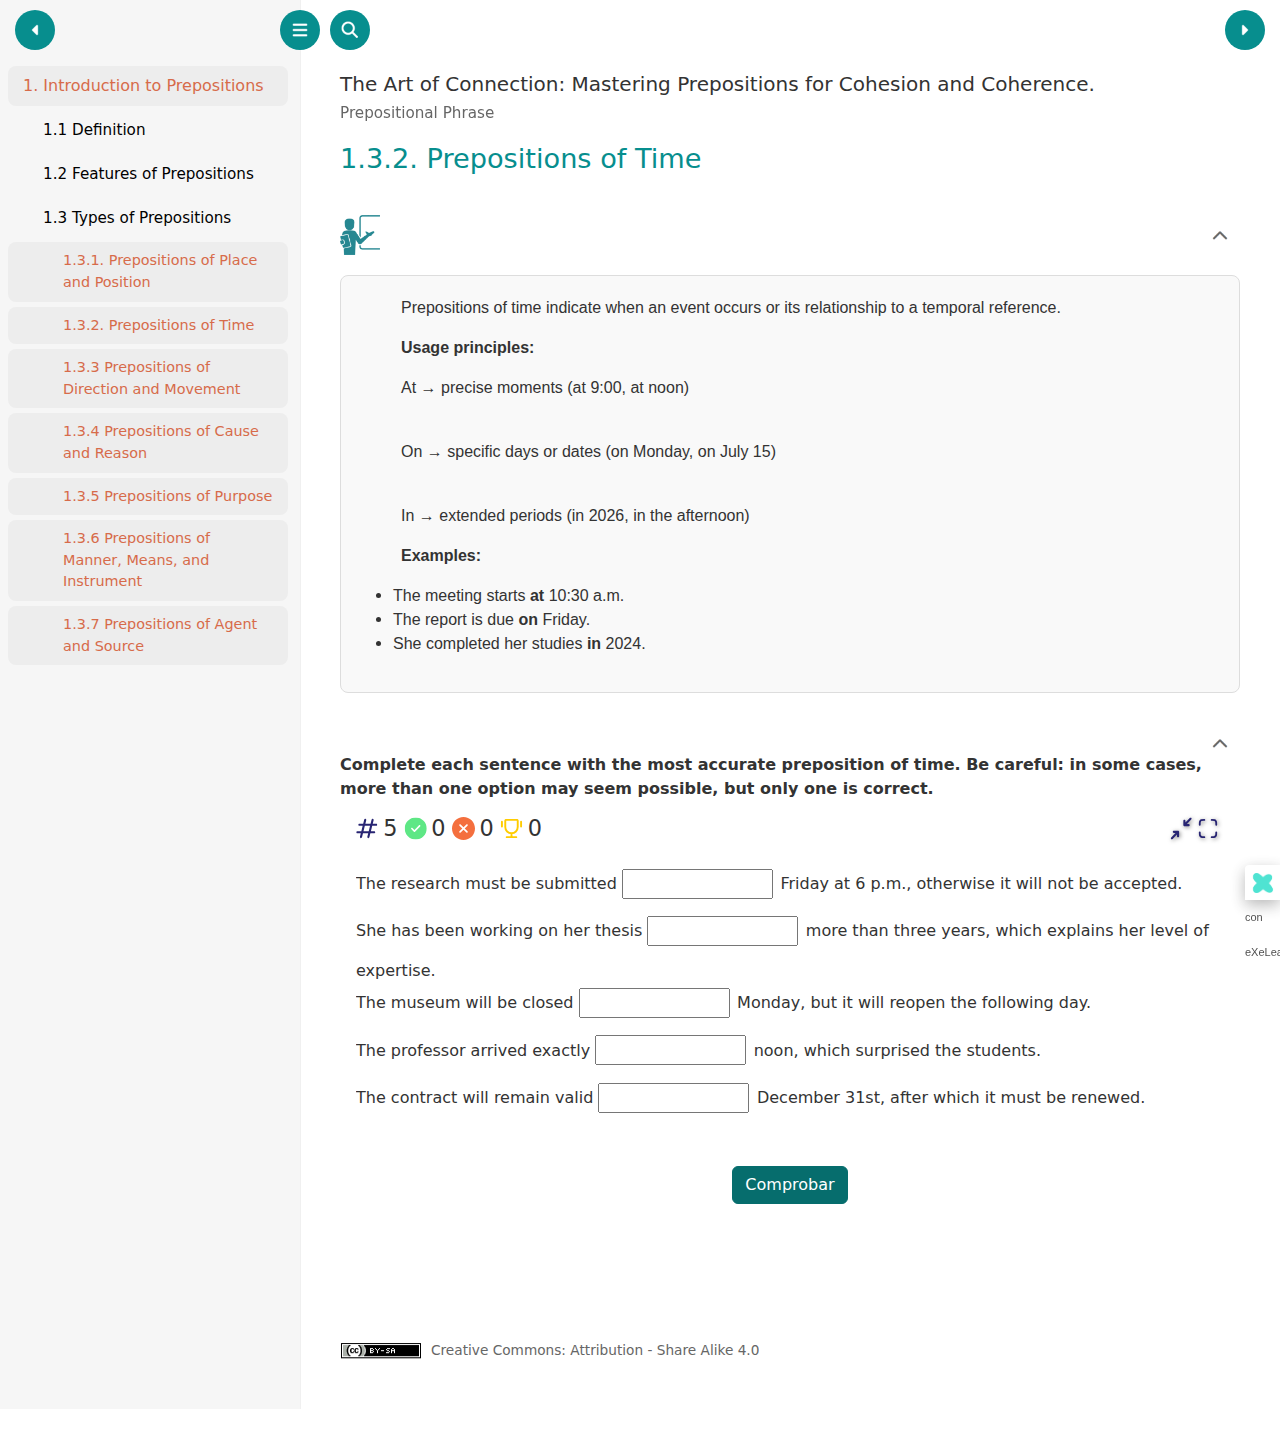
<file: html/1-3-2-prepositions-of-time.html>
<!DOCTYPE html>
<html lang="en" id="exe-node-202512282103426425I4">
<head>
<meta charset="utf-8">
<meta name="generator" content="eXeLearning v3.0.1">
<meta name="viewport" content="width=device-width, initial-scale=1">
<link rel="license" type="text/html" href="https://creativecommons.org/licenses/by-sa/4.0/">
<title>1.3.2.  Prepositions of Time | The Art of Connection: Mastering Prepositions for Cohesion and Coherence.</title>
<script>document.querySelector("html").classList.add("js");</script><script src="../libs/jquery/jquery.min.js"> </script><script src="../libs/common_i18n.js"> </script><script src="../libs/common.js"> </script><script src="../libs/exe_export.js"> </script><script src="../libs/bootstrap/bootstrap.bundle.min.js"> </script><script src="../libs/jquery-ui/jquery-ui.min.js"> </script><script src="../libs/jquery-ui/jquery.ui.touch-punch.min.js"> </script><link rel="stylesheet" href="../libs/bootstrap/bootstrap.min.css">
<script src="../idevices/text/text.js"> </script><script src="../idevices/complete/complete.js"> </script><link rel="stylesheet" href="../idevices/text/text.css">
<link rel="stylesheet" href="../idevices/complete/complete.css">
<link rel="stylesheet" href="../content/css/base.css">
<script src="../theme/style.js"> </script><link rel="stylesheet" href="../theme/style.css">
<link rel="icon" type="image/x-icon" href="../libs/favicon.ico">
</head>
<body class="exe-export exe-web-site" lang="en">
<script>document.body.className+=" js"</script><div class="exe-content exe-export pre-js siteNav-hidden"> <nav id="siteNav"> <ul> <li class="current-page-parent"> <a href="../index.html" class="main-node highlighted-link daddy">1. Introduction to Prepositions</a><ul> <li> <a href="../html/1-1-definition.html" class="no-ch">1.1 Definition </a>
</li>
<li> <a href="../html/1-2-features-of-prepositions.html" class="no-ch">1.2 Features of Prepositions</a>
</li>
<li class="current-page-parent"> <a href="../html/1-3-types-of-prepositions.html" class="daddy">1.3 Types of Prepositions</a><ul> <li> <a href="../html/1-3-1-prepositions-of-place-and-position.html" class="highlighted-link no-ch">1.3.1.  Prepositions of Place and Position</a>
</li>
<li class="active"> <a href="../html/1-3-2-prepositions-of-time.html" class="active highlighted-link no-ch">1.3.2.  Prepositions of Time</a>
</li>
<li> <a href="../html/1-3-3-prepositions-of-direction-and-movement.html" class="highlighted-link no-ch">1.3.3  Prepositions of Direction and Movement</a>
</li>
<li> <a href="../html/1-3-4-prepositions-of-cause-and-reason.html" class="highlighted-link no-ch">1.3.4 Prepositions of Cause and Reason</a>
</li>
<li> <a href="../html/1-3-5-prepositions-of-purpose.html" class="highlighted-link no-ch">1.3.5 Prepositions of Purpose</a>
</li>
<li> <a href="../html/1-3-6-prepositions-of-manner-means-and-instrument.html" class="highlighted-link no-ch">1.3.6 Prepositions of Manner, Means, and Instrument</a>
</li>
<li> <a href="../html/1-3-7-prepositions-of-agent-and-source.html" class="highlighted-link no-ch">1.3.7 Prepositions of Agent and Source</a>
</li>
</ul>
</li>
</ul>
</li>
</ul></nav><main id="202512282103426425I4" class="page"> <div id="exe-client-search" data-block-order-string="Block %e" data-no-results-string="No results." data-pages='{"20251228004952NJYGPN":{"name":"1. Introduction to Prepositions","isIndex":true,"fileName":"index.html","rootPath":"C:\\Users\\GATEWAY\\AppData\\Roaming\\exelearning\\data\\tmp\\2025\\12\\28\\20251228004951RZEZST\\tmp\\localuser\\export\\\/\/","dirPath":"C:\\Users\\GATEWAY\\AppData\\Roaming\\exelearning\\data\\tmp\\2025\\12\\28\\20251228004951RZEZST\\tmp\\localuser\\export\\\/\/","filePath":"C:\\Users\\GATEWAY\\AppData\\Roaming\\exelearning\\data\\tmp\\2025\\12\\28\\20251228004951RZEZST\\tmp\\localuser\\export\\\/\/index.html","fileUrl":"index.html","prePageId":null,"nextPageId":"202512281949308317MQ","blocks":{"20251228192226939YVK":{"name":"Prepositional Phrases","order":1,"idevices":{"20251228192226936YYF":{"order":1,"htmlView":"&lt;div class=\"exe-text-template\"&gt;&lt;div class=\"textIdeviceContent\"&gt;\n            &lt;div class=\"exe-text-activity\"&gt;\n                &lt;div&gt;&lt;p&gt;&lt;span style=\"font-size: 12pt; font-family: arial, helvetica, sans-serif;\"&gt;&lt;img src=\"https:\/\/i.fbcd.co\/products\/resized\/resized-750-500\/2109-m04-i037-n011-s-c15-engli-mainpreview-efed88b3a7da7024818a1e92757f823634ef05da423ee9ce7c193d56dce5d14c.jpg\" title=\"Preprositions\" width=\"485\" height=\"323\" alt=\"prepositions\" class=\"position-center\"&gt;&lt;\/span&gt;&lt;\/p&gt;\n&lt;p&gt;&lt;span style=\"font-size: 12pt; font-family: arial, helvetica, sans-serif;\"&gt;Prepositions are a class of functional words used to express the relationship between a noun or pronoun and another part of the sentence. They act as connectors that provide vital context regarding spatial orientation where something is, temporal sequence when something happens, or direction where something is moving. Because they often do not have a direct one-to-one translation between languages, mastering them requires understanding the specific logic of English collocations\u2014words that naturally group together. Without prepositions, sentences would lack the necessary structure to indicate how objects and ideas relate to one another in time and space.&lt;\/span&gt;&lt;strong&gt;&lt;\/strong&gt;&lt;\/p&gt;\n&lt;p&gt;&lt;strong&gt;&lt;audio controls=\"controls\" src=\"files\/tmp\/2025\/12\/28\/20251228004951RZEZST\/20251228192226936YYF\/1766968927042qn1tq732g6r.webm\" class=\"mejs__player mediaelement\"&gt;&lt;a href=\"files\/tmp\/2025\/12\/28\/20251228004951RZEZST\/20251228192226936YYF\/1766968927042qn1tq732g6r.webm\"&gt;1766968927042qn1tq732g6r.webm&lt;\/a&gt;&lt;\/audio&gt;&lt;\/strong&gt;&lt;\/p&gt;\n&lt;p&gt;&lt;strong&gt;&lt;img src=\"https:\/\/www.istockphoto.com\/es\/ilustraciones\/persona-pensando\" alt=\"\"&gt; &amp;nbsp;&lt;\/strong&gt;&lt;\/p&gt;\n&lt;p&gt;&lt;span style=\"font-family: arial, helvetica, sans-serif;\"&gt;&lt;strong&gt;Answer: What do prepositions mean to you?&lt;\/strong&gt;&lt;\/span&gt;&lt;\/p&gt;\n&lt;p&gt;&lt;span style=\"font-family: arial, helvetica, sans-serif;\"&gt;&lt;strong&gt;&lt;img src=\"https:\/\/media1.giphy.com\/media\/v1.Y2lkPTZjMDliOTUyd3hoaGdqdWt6MWRubzF1NGk2Z2Y0ZDA2aGU3dGg0c3YwZHBxd3B5NSZlcD12MV9naWZzX3NlYXJjaCZjdD1n\/TiPQa86PpufKymqPAu\/200w.gif\" width=\"200\" height=\"200\" alt=\"pensar\"&gt;&lt;\/strong&gt;&lt;\/span&gt;&lt;\/p&gt;\n&lt;p&gt;&lt;span style=\"font-family: arial, helvetica, sans-serif;\"&gt;&lt;strong&gt;&amp;nbsp;&lt;\/strong&gt;&lt;\/span&gt;&lt;\/p&gt;\n&lt;p&gt;&lt;strong&gt;&lt;br style=\"clear: both;\"&gt;&lt;\/strong&gt;&lt;\/p&gt;\n&lt;p&gt;&lt;strong&gt;&lt;img src=\"https:\/\/www.istockphoto.com\/es\/ilustraciones\/persona-pensando\" alt=\"\"&gt;&lt;\/strong&gt;&lt;\/p&gt;&lt;p class=\"clearfix\"&gt;&lt;\/p&gt;&lt;\/div&gt;\n            &lt;\/div&gt;&lt;\/div&gt;&lt;\/div&gt;","jsonProperties":"{\"ideviceId\":\"20251228192226936YYF\",\"textInfoDurationInput\":\"\",\"textInfoDurationTextInput\":\"Duraci\u00f3n\",\"textInfoParticipantsInput\":\"\",\"textInfoParticipantsTextInput\":\"Agrupamiento\",\"textTextarea\":\"&lt;p&gt;&lt;span style=\\\"font-size: 12pt; font-family: arial, helvetica, sans-serif;\\\"&gt;&lt;img src=\\\"https:\/\/i.fbcd.co\/products\/resized\/resized-750-500\/2109-m04-i037-n011-s-c15-engli-mainpreview-efed88b3a7da7024818a1e92757f823634ef05da423ee9ce7c193d56dce5d14c.jpg\\\" title=\\\"Preprositions\\\" width=\\\"485\\\" height=\\\"323\\\" alt=\\\"prepositions\\\" class=\\\"position-center\\\" \/&gt;&lt;\/span&gt;&lt;\/p&gt;\\n&lt;p&gt;&lt;span style=\\\"font-size: 12pt; font-family: arial, helvetica, sans-serif;\\\"&gt;Prepositions are a class of functional words used to express the relationship between a noun or pronoun and another part of the sentence. They act as connectors that provide vital context regarding spatial orientation where something is, temporal sequence when something happens, or direction where something is moving. Because they often do not have a direct one-to-one translation between languages, mastering them requires understanding the specific logic of English collocations\u2014words that naturally group together. Without prepositions, sentences would lack the necessary structure to indicate how objects and ideas relate to one another in time and space.&lt;\/span&gt;&lt;strong&gt;&lt;\/strong&gt;&lt;\/p&gt;\\n&lt;p&gt;&lt;strong&gt;&lt;audio controls=\\\"controls\\\" src=\\\"files\/tmp\/2025\/12\/28\/20251228004951RZEZST\/20251228192226936YYF\/1766968927042qn1tq732g6r.webm\\\" class=\\\"mejs__player mediaelement\\\"&gt;&lt;a href=\\\"files\/tmp\/2025\/12\/28\/20251228004951RZEZST\/20251228192226936YYF\/1766968927042qn1tq732g6r.webm\\\"&gt;1766968927042qn1tq732g6r.webm&lt;\/a&gt;&lt;\/audio&gt;&lt;\/strong&gt;&lt;\/p&gt;\\n&lt;p&gt;&lt;strong&gt;&lt;img src=\\\"https:\/\/www.istockphoto.com\/es\/ilustraciones\/persona-pensando\\\" alt=\\\"\\\" \/&gt; \u00a0&lt;\/strong&gt;&lt;\/p&gt;\\n&lt;p&gt;&lt;span style=\\\"font-family: arial, helvetica, sans-serif;\\\"&gt;&lt;strong&gt;Answer: What do prepositions mean to you?&lt;\/strong&gt;&lt;\/span&gt;&lt;\/p&gt;\\n&lt;p&gt;&lt;span style=\\\"font-family: arial, helvetica, sans-serif;\\\"&gt;&lt;strong&gt;&lt;img src=\\\"https:\/\/media1.giphy.com\/media\/v1.Y2lkPTZjMDliOTUyd3hoaGdqdWt6MWRubzF1NGk2Z2Y0ZDA2aGU3dGg0c3YwZHBxd3B5NSZlcD12MV9naWZzX3NlYXJjaCZjdD1n\/TiPQa86PpufKymqPAu\/200w.gif\\\" width=\\\"200\\\" height=\\\"200\\\" alt=\\\"pensar\\\" \/&gt;&lt;\/strong&gt;&lt;\/span&gt;&lt;\/p&gt;\\n&lt;p&gt;&lt;span style=\\\"font-family: arial, helvetica, sans-serif;\\\"&gt;&lt;strong&gt;\u00a0&lt;\/strong&gt;&lt;\/span&gt;&lt;\/p&gt;\\n&lt;p&gt;&lt;strong&gt;&lt;br style=\\\"clear: both;\\\" \/&gt;&lt;\/strong&gt;&lt;\/p&gt;\\n&lt;p&gt;&lt;strong&gt;&lt;img src=\\\"https:\/\/www.istockphoto.com\/es\/ilustraciones\/persona-pensando\\\" alt=\\\"\\\" \/&gt;&lt;\/strong&gt;&lt;\/p&gt;\",\"textFeedbackInput\":\"Mostrar retroalimentaci\u00f3n\",\"textFeedbackTextarea\":\"\"}"}}}}},"202512281949308317MQ":{"name":"1.1 Definition ","isIndex":false,"fileName":"1-1-definition.html","rootPath":"C:\\Users\\GATEWAY\\AppData\\Roaming\\exelearning\\data\\tmp\\2025\\12\\28\\20251228004951RZEZST\\tmp\\localuser\\export\\\/\/","dirPath":"C:\\Users\\GATEWAY\\AppData\\Roaming\\exelearning\\data\\tmp\\2025\\12\\28\\20251228004951RZEZST\\tmp\\localuser\\export\\\/\/html\\","filePath":"C:\\Users\\GATEWAY\\AppData\\Roaming\\exelearning\\data\\tmp\\2025\\12\\28\\20251228004951RZEZST\\tmp\\localuser\\export\\\/\/html\\1-1-definition.html","fileUrl":"html\/1-1-definition.html","prePageId":"20251228004952NJYGPN","nextPageId":"202512281959305029B9","blocks":{"2025122819514376770Q":{"name":"","order":1,"idevices":{"20251228195143765PTP":{"order":1,"htmlView":"&lt;div class=\"exe-text-template\"&gt;&lt;div class=\"textIdeviceContent\"&gt;\n            &lt;div class=\"exe-text-activity\"&gt;\n                &lt;div&gt;&lt;p&gt;A prepositional phrase is a fundamental syntactic unit that functions as a modifier to provide specific contextual details within a sentence. According to Quirk et al. (1985), the structure is formally defined as a preposition followed by a prepositional complement, typically a noun phrase known as the object of the preposition. These phrases may include various internal modifiers\u2014such as articles, adjectives, or possessives\u2014to further specify the object. Linguistically, their primary role is to serve as either adjectival modifiers to describe a noun or as adverbial adjuncts (Huddleston &amp;amp; Pullum, 2002) to clarify the time, place, manner, or reason of an action, thereby enabling the high level of precision and detail required for effective communication in a globalized world.&lt;\/p&gt;&lt;p class=\"clearfix\"&gt;&lt;\/p&gt;&lt;\/div&gt;\n            &lt;\/div&gt;&lt;\/div&gt;&lt;\/div&gt;","jsonProperties":"{\"ideviceId\":\"20251228195143765PTP\",\"textInfoDurationInput\":\"\",\"textInfoDurationTextInput\":\"Duraci\u00f3n\",\"textInfoParticipantsInput\":\"\",\"textInfoParticipantsTextInput\":\"Agrupamiento\",\"textTextarea\":\"&lt;p&gt;A prepositional phrase is a fundamental syntactic unit that functions as a modifier to provide specific contextual details within a sentence. According to Quirk et al. (1985), the structure is formally defined as a preposition followed by a prepositional complement, typically a noun phrase known as the object of the preposition. These phrases may include various internal modifiers\u2014such as articles, adjectives, or possessives\u2014to further specify the object. Linguistically, their primary role is to serve as either adjectival modifiers to describe a noun or as adverbial adjuncts (Huddleston &amp;amp; Pullum, 2002) to clarify the time, place, manner, or reason of an action, thereby enabling the high level of precision and detail required for effective communication in a globalized world.&lt;\/p&gt;\",\"textFeedbackInput\":\"Mostrar retroalimentaci\u00f3n\",\"textFeedbackTextarea\":\"\"}"}}},"20251228195256390O5D":{"name":"","order":2,"idevices":{"20251228195256387C9W":{"order":1,"htmlView":"&lt;div class=\"flipcards-IDevice\"&gt;&lt;div class=\"game-evaluation-ids js-hidden\" data-id=\"20251228195256387C9W\" data-evaluationb=\"false\" data-evaluationid=\"20251228004951EMEJNT\"&gt;&lt;\/div&gt;&lt;div class=\"flipcards-instructions\"&gt;&lt;p&gt;Pulsa sobre las tarjetas para descubrir qu\u00e9 esconden.&lt;\/p&gt;&lt;\/div&gt;&lt;div class=\"flipcards-DataGame js-hidden\"&gt;{\"typeGame\":\"FlipCards\",\"author\":\"\",\"randomCards\":true,\"instructions\":\"&lt;p&gt;Pulsa sobre las tarjetas para descubrir qu\u00e9 esconden.&lt;\/p&gt;\",\"showMinimize\":false,\"itinerary\":{\"showClue\":false,\"clueGame\":\"\",\"percentageClue\":40,\"showCodeAccess\":false,\"codeAccess\":\"\",\"messageCodeAccess\":\"\"},\"cardsGame\":[{\"url\":\"files\/tmp\/2025\/12\/28\/20251228004951RZEZST\/20251228195256387C9W\/\/images.png\",\"x\":0.5678429439150053,\"y\":0.7313218281186861,\"author\":\"\",\"alt\":\"\",\"audio\":\"\",\"color\":\"#000000\",\"backcolor\":\"#ffffff\",\"eText\":\"What%20is%20the%20structure%20of%20the%20prepositions%3F%20\",\"urlBk\":\"\",\"xBk\":0,\"yBk\":0,\"authorBk\":\"\",\"altBk\":\"\",\"audioBk\":\"\",\"colorBk\":\"#030303\",\"backcolorBk\":\"#ffffff\",\"eTextBk\":\"Preposition%20%2B%20Object%3A%20%20in%20the%20room%2C%20after%20the%20class%2C%20interested%20in%20music\"}],\"isScorm\":0,\"textButtonScorm\":\"Guardar la puntuaci\u00f3n\",\"repeatActivity\":true,\"weighted\":100,\"textAfter\":\"\",\"percentajeCards\":70,\"version\":1.3,\"type\":0,\"showSolution\":true,\"timeShowSolution\":3,\"time\":3,\"evaluation\":false,\"evaluationID\":\"20251228004951EMEJNT\",\"imgCard\":\"\",\"id\":\"20251228195256387C9W\",\"msgs\":{\"msgSubmit\":\"Enviar\",\"msgClue\":\"\u00a1Genial! La pista es:\",\"msgCodeAccess\":\"C\u00f3digo de acceso\",\"msgPlayAgain\":\"Jugar otra vez\",\"msgPlayStart\":\"Pulse aqu\u00ed para jugar\",\"msgScore\":\"Puntuaci\u00f3n\",\"msgWeight\":\"Peso\",\"msgErrors\":\"Errores\",\"msgHits\":\"Aciertos\",\"msgMinimize\":\"Minimizar\",\"msgMaximize\":\"Maximizar\",\"msgCool\":\"\u00a1Bien!\",\"msgFullScreen\":\"Pantalla Completa\",\"msgExitFullScreen\":\"Salir del modo pantalla completa\",\"msgSuccesses\":\"\u00a1Correcto! | \u00a1Excelente! | \u00a1Genial! | \u00a1Muy bien! | \u00a1Perfecto!\",\"msgFailures\":\"\u00a1No era eso! | \u00a1Incorrecto! | \u00a1No es correcto! | \u00a1Lo sentimos! | \u00a1Error!\",\"msgNoImage\":\"Pregunta sin im\u00e1genes\",\"msgEndGameScore\":\"Antes de guardar la puntuaci\u00f3n comience la partida.\",\"msgScoreScorm\":\"La puntuaci\u00f3n no se puede guardar porque esta p\u00e1gina no forma parte  de un paquete SCORM.\",\"msgOnlySaveScore\":\"\u00a1Solo puede guardar la puntuaci\u00f3n una vez!\",\"msgOnlySave\":\"Solo puede guardar una vez\",\"msgInformation\":\"Informaci\u00f3n\",\"msgYouScore\":\"Su puntuaci\u00f3n\",\"msgAuthor\":\"Autor\u00eda\",\"msgOnlySaveAuto\":\"Su puntuaci\u00f3n se guardar\u00e1 despu\u00e9s de cada pregunta. Solo puede jugar una vez.\",\"msgSaveAuto\":\"Su puntuaci\u00f3n se guardar\u00e1 autom\u00e1ticamente despu\u00e9s de cada pregunta.\",\"msgSeveralScore\":\"Puede guardar la puntuaci\u00f3n tantas veces como quiera\",\"msgYouLastScore\":\"La \u00faltima puntuaci\u00f3n guardada es\",\"msgActityComply\":\"Ya ha realizado esta actividad.\",\"msgPlaySeveralTimes\":\"Puede realizar esta actividad cuantas veces quiera\",\"msgClose\":\"Cerrar\",\"msgAudio\":\"Audio\",\"msgPreviousCard\":\"Anterior\",\"msgNextCard\":\"Siguiente\",\"msgNumQuestions\":\"N\u00famero de tarjetas\",\"msgTrue\":\"Verdadero\",\"msgFalse\":\"Falso\",\"msgTryAgain\":\"Necesitas al menos %s% de respuestas correctas para obtener la informaci\u00f3n. Int\u00e9ntalo de nuevo.\",\"mgsAllQuestions\":\"\u00a1Completadas las preguntas!\",\"msgTrue1\":\"Has acertado. Es la cara correcta.\",\"msgTrue2\":\"Has fallado. No es la cara correcta.\",\"msgFalse1\":\"Has acertado. No es la cara correcta.\",\"msgFalse2\":\"Has fallado. Es la cara correcta.\",\"mgsClickCard\":\"Pulsa en la tarjeta\",\"msgEndTime\":\"Acab\u00f3 el tiempo de juego. Tu puntuaci\u00f3n es %s.\",\"msgEnd\":\"Finalizar\",\"msgEndGameM\":\"Has completado el juego. Tu puntuaci\u00f3n es %s.\",\"msgUncompletedActivity\":\"Actividad no completada\",\"msgSuccessfulActivity\":\"Actividad superada. Puntuaci\u00f3n: %s\",\"msgUnsuccessfulActivity\":\"Actividad no superada. Puntuaci\u00f3n: %s\",\"msgTypeGame\":\"Tarjetas de memoria\"}}&lt;\/div&gt;&lt;a href=\"files\/tmp\/2025\/12\/28\/20251228004951RZEZST\/20251228195256387C9W\/\/images.png\" class=\"js-hidden flipcards-LinkImages\"&gt;0&lt;\/a&gt;&lt;div class=\"flipcards-bns js-hidden\"&gt;Su navegador no es compatible con esta herramienta.&lt;\/div&gt;&lt;\/div&gt;","jsonProperties":null}}}}},"202512281959305029B9":{"name":"1.2 Features of Prepositions","isIndex":false,"fileName":"1-2-features-of-prepositions.html","rootPath":"C:\\Users\\GATEWAY\\AppData\\Roaming\\exelearning\\data\\tmp\\2025\\12\\28\\20251228004951RZEZST\\tmp\\localuser\\export\\\/\/","dirPath":"C:\\Users\\GATEWAY\\AppData\\Roaming\\exelearning\\data\\tmp\\2025\\12\\28\\20251228004951RZEZST\\tmp\\localuser\\export\\\/\/html\\","filePath":"C:\\Users\\GATEWAY\\AppData\\Roaming\\exelearning\\data\\tmp\\2025\\12\\28\\20251228004951RZEZST\\tmp\\localuser\\export\\\/\/html\\1-2-features-of-prepositions.html","fileUrl":"html\/1-2-features-of-prepositions.html","prePageId":"202512281949308317MQ","nextPageId":"20251228203328220QW1","blocks":{"20251228202830295M7H":{"name":"","order":1,"idevices":{"20251228202830292KHM":{"order":1,"htmlView":"&lt;div class=\"exe-magnifier-container\"&gt;\n    &lt;div class=\"MNF-MainContainer\" id=\"mnfPMainContainer-20251228202830292KHM\" style=\"display:flex; flex-direction:column; align-items:flex-start;\"&gt;\n        &lt;div class=\"MNF-instructions\" style=\"flex:1; text-align:left; margin:0 0 1rem;\"&gt;\n            &lt;p&gt;&lt;audio controls=\"controls\" src=\"files\/tmp\/2025\/12\/28\/20251228004951RZEZST\/20251228202830292KHM\/17669718909307u9mjhky5dg.webm\"&gt;&lt;a href=\"files\/tmp\/2025\/12\/28\/20251228004951RZEZST\/20251228202830292KHM\/17669718909307u9mjhky5dg.webm\"&gt;17669718909307u9mjhky5dg.webm&lt;\/a&gt;&lt;\/audio&gt;&lt;\/p&gt;\n        &lt;\/div&gt;\n        &lt;div id=\"mnfPNotImage-20251228202830292KHM\" style=\"display:none\"&gt;&lt;p&gt;La imagen no est\u00e1 disponible&lt;\/p&gt;&lt;\/div&gt;\n        &lt;div class=\"MNF-image-wrapper\" id=\"image-wrapper-20251228202830292KHM\" style=\"flex-shrink:0;\"&gt;\n            &lt;a href=\"#\" class=\"MNF-FullLinkImage\" title=\"Pantalla completa\" aria-label=\"Pantalla completa\"&gt;\n                &lt;div class=\"MNF-FullImage MNF-Activo\" aria-hidden=\"true\"&gt;&lt;\/div&gt;\n                &lt;span class=\"sr-av\"&gt;Pantalla completa&lt;\/span&gt;\n            &lt;\/a&gt;\n            &lt;div class=\"ImageMagnifierIdevice\"&gt;\n                &lt;div class=\"image-thumbnail\" id=\"image-thumbnail-20251228202830292KHM\"&gt;\n                    &lt;div style=\"position: relative; display: block; width:400; height: auto; margin-bottom: 50px;\"&gt;\n                        &lt;img id=\"magnifier-20251228202830292KHM\"\n                             src=\"files\/tmp\/2025\/12\/28\/20251228004951RZEZST\/20251228202830292KHM\/\/Captura_de_pantalla_2025-12-28_202643_1.png\"\n                             data-magnifysrc=\"files\/tmp\/2025\/12\/28\/20251228004951RZEZST\/20251228202830292KHM\/\/Captura_de_pantalla_2025-12-28_202643_1.png\"\n                             width=\"400\"\n                             data-size=\"2\"\n                             data-zoom=\"250\"&gt;\n                    &lt;\/div&gt;\n                &lt;\/div&gt;\n            &lt;\/div&gt;\n        &lt;\/div&gt;\n    &lt;\/div&gt;&lt;\/div&gt;","jsonProperties":"{\"id\":\"20251228202830292KHM\",\"typeGame\":\"magnifier\",\"textTextarea\":\"&lt;p&gt;&lt;audio controls=\\\"controls\\\" src=\\\"files\/tmp\/2025\/12\/28\/20251228004951RZEZST\/20251228202830292KHM\/17669718909307u9mjhky5dg.webm\\\"&gt;&lt;a href=\\\"files\/tmp\/2025\/12\/28\/20251228004951RZEZST\/20251228202830292KHM\/17669718909307u9mjhky5dg.webm\\\"&gt;17669718909307u9mjhky5dg.webm&lt;\/a&gt;&lt;\/audio&gt;&lt;\/p&gt;\",\"isDefaultImage\":\"0\",\"imageResource\":\"files\/tmp\/2025\/12\/28\/20251228004951RZEZST\/20251228202830292KHM\/\/Captura_de_pantalla_2025-12-28_202643_1.png\",\"defaultImage\":\"http:\/\/localhost:41309\/files\/perm\/idevices\/base\/magnifier\/edition\/hood.jpg\",\"height\":\"\",\"width\":\"400\",\"align\":\"none\",\"initialZSize\":\"250\",\"maxZSize\":600,\"glassSize\":\"2\",\"ideviceId\":\"20251228202830292KHM\"}"}}}}},"20251228203328220QW1":{"name":"1.3 Types of Prepositions","isIndex":false,"fileName":"1-3-types-of-prepositions.html","rootPath":"C:\\Users\\GATEWAY\\AppData\\Roaming\\exelearning\\data\\tmp\\2025\\12\\28\\20251228004951RZEZST\\tmp\\localuser\\export\\\/\/","dirPath":"C:\\Users\\GATEWAY\\AppData\\Roaming\\exelearning\\data\\tmp\\2025\\12\\28\\20251228004951RZEZST\\tmp\\localuser\\export\\\/\/html\\","filePath":"C:\\Users\\GATEWAY\\AppData\\Roaming\\exelearning\\data\\tmp\\2025\\12\\28\\20251228004951RZEZST\\tmp\\localuser\\export\\\/\/html\\1-3-types-of-prepositions.html","fileUrl":"html\/1-3-types-of-prepositions.html","prePageId":"202512281959305029B9","nextPageId":"20251228210323790S8O","blocks":{"20251228205705569DAR":{"name":"Introduction","order":1,"idevices":{"20251228205705566FLR":{"order":1,"htmlView":"&lt;div class=\"exe-text-template\"&gt;&lt;div class=\"textIdeviceContent\"&gt;\n            &lt;div class=\"exe-text-activity\"&gt;\n                &lt;div&gt;&lt;p&gt;Linguistically, prepositions are relational heads that link a noun phrase to the rest of the sentence. They are classified into four primary categories based on the type of relationship they establish:&lt;\/p&gt;\n&lt;p&gt;&amp;nbsp;&lt;iframe width=\"300\" height=\"150\" style=\"display: block; margin-left: auto; margin-right: auto; width: 355px; height: 177px;\" src=\"https:\/\/www.youtube.com\/embed\/HRZZIwIHeUM\" allowfullscreen=\"allowfullscreen\"&gt;&lt;\/iframe&gt;&lt;\/p&gt;\n&lt;p&gt;&lt;\/p&gt;&lt;p class=\"clearfix\"&gt;&lt;\/p&gt;&lt;\/div&gt;\n            &lt;\/div&gt;&lt;\/div&gt;&lt;\/div&gt;","jsonProperties":"{\"ideviceId\":\"20251228205705566FLR\",\"textInfoDurationInput\":\"\",\"textInfoDurationTextInput\":\"Duraci\u00f3n\",\"textInfoParticipantsInput\":\"\",\"textInfoParticipantsTextInput\":\"Agrupamiento\",\"textTextarea\":\"&lt;p&gt;Linguistically, prepositions are relational heads that link a noun phrase to the rest of the sentence. They are classified into four primary categories based on the type of relationship they establish:&lt;\/p&gt;\\n&lt;p&gt;\u00a0&lt;iframe width=\\\"300\\\" height=\\\"150\\\" style=\\\"display: block; margin-left: auto; margin-right: auto; width: 355px; height: 177px;\\\" src=\\\"https:\/\/www.youtube.com\/embed\/HRZZIwIHeUM\\\" allowfullscreen=\\\"allowfullscreen\\\"&gt;&lt;\/iframe&gt;&lt;\/p&gt;\\n&lt;p&gt;&lt;\/p&gt;\",\"textFeedbackInput\":\"Mostrar retroalimentaci\u00f3n\",\"textFeedbackTextarea\":\"\"}"}}}}},"20251228210323790S8O":{"name":"1.3.1.  Prepositions of Place and Position","isIndex":false,"fileName":"1-3-1-prepositions-of-place-and-position.html","rootPath":"C:\\Users\\GATEWAY\\AppData\\Roaming\\exelearning\\data\\tmp\\2025\\12\\28\\20251228004951RZEZST\\tmp\\localuser\\export\\\/\/","dirPath":"C:\\Users\\GATEWAY\\AppData\\Roaming\\exelearning\\data\\tmp\\2025\\12\\28\\20251228004951RZEZST\\tmp\\localuser\\export\\\/\/html\\","filePath":"C:\\Users\\GATEWAY\\AppData\\Roaming\\exelearning\\data\\tmp\\2025\\12\\28\\20251228004951RZEZST\\tmp\\localuser\\export\\\/\/html\\1-3-1-prepositions-of-place-and-position.html","fileUrl":"html\/1-3-1-prepositions-of-place-and-position.html","prePageId":"20251228203328220QW1","nextPageId":"202512282103426425I4","blocks":{"20251228210758460HHK":{"name":"Click the highlited words","order":1,"idevices":{"202512282107584571NL":{"order":1,"htmlView":"&lt;div class=\"exe-text-template\"&gt;&lt;div class=\"textIdeviceContent\"&gt;\n            &lt;div class=\"exe-text-activity\"&gt;\n                &lt;div&gt;&lt;p style=\"padding-left: 40px;\"&gt;Prepositions of place indicate the physical or relative location of a person, object, or place in relation to another element.&lt;\/p&gt;\n&lt;p style=\"padding-left: 40px;\"&gt;&lt;br&gt;&lt;strong&gt;Common prepositions of place:&lt;\/strong&gt;&lt;br&gt;&amp;nbsp;in, on, at, under, above, below, between, behind, in front of, next to, near&lt;\/p&gt;\n&lt;p style=\"padding-left: 40px;\"&gt;&lt;br&gt;&lt;\/p&gt;\n&lt;p style=\"padding-left: 40px;\"&gt;&lt;strong&gt;Core Prepositions:&amp;nbsp;&lt;\/strong&gt;&lt;\/p&gt;\n&lt;p style=\"padding-left: 40px;\"&gt;&lt;strong&gt;&lt;a title=\"Examples\" class=\"exe-dialog-link\" rel=\"lightbox\" href=\"#t29d39f63-def3-866a-56c3-d2bb3e49383c\" id=\"link29d39f63-def3-866a-56c3-d2bb3e49383c\"&gt;&lt;span style=\"background-color: #fbeeb8;\"&gt;IN&lt;\/span&gt;&lt;\/a&gt;&lt;\/strong&gt;&lt;\/p&gt;\n&lt;p style=\"padding-left: 40px;\"&gt;Used for enclosed spaces, large areas, and three-dimensional locations.&lt;\/p&gt;\n&lt;p style=\"padding-left: 40px;\"&gt;&lt;a title=\"&amp;nbsp;Examples:\" class=\"exe-dialog-link\" rel=\"lightbox\" href=\"#td7ea4778-1a16-c230-3e69-f0be199b872e\" id=\"linkd7ea4778-1a16-c230-3e69-f0be199b872e\"&gt;&lt;span style=\"background-color: #fbeeb8;\"&gt;&lt;strong&gt;ON&lt;\/strong&gt;&lt;\/span&gt;&lt;\/a&gt;&lt;br&gt;&amp;nbsp;Used for surfaces or contact with a surface.&lt;\/p&gt;\n&lt;p style=\"padding-left: 40px;\"&gt;&lt;br&gt;&lt;a title=\"&amp;nbsp;Examples: \" class=\"exe-dialog-link\" rel=\"lightbox\" href=\"#t12a5e60f-7d2b-997a-9308-e50b74c84765\" id=\"link12a5e60f-7d2b-997a-9308-e50b74c84765\"&gt;&lt;strong&gt;&lt;span style=\"background-color: #fbeeb8;\"&gt;AT&lt;\/span&gt;&lt;\/strong&gt;&lt;\/a&gt;&lt;br&gt;Used for specific points or exact locations.&lt;br&gt;&lt;br&gt;&lt;\/p&gt;\n&lt;p style=\"padding-left: 40px;\"&gt;&lt;strong&gt;Function:&lt;\/strong&gt;&lt;\/p&gt;\n&lt;ul&gt;\n&lt;li&gt;Describe static position&lt;\/li&gt;\n&lt;li&gt;Specify spatial relationships&lt;\/li&gt;\n&lt;li&gt;Answer the question Where?&lt;\/li&gt;\n&lt;\/ul&gt;\n&lt;p style=\"padding-left: 40px;\"&gt;&lt;strong&gt;Examples:&lt;\/strong&gt;&lt;\/p&gt;\n&lt;ul&gt;\n&lt;li&gt;The documents are &lt;strong&gt;on &lt;\/strong&gt;the desk.&lt;\/li&gt;\n&lt;li&gt;She is waiting &lt;strong&gt;at &lt;\/strong&gt;the entrance.&lt;\/li&gt;\n&lt;li&gt;The office is &lt;strong&gt;between &lt;\/strong&gt;the bank and the pharmacy.&lt;\/li&gt;\n&lt;\/ul&gt;\n&lt;div id=\"t29d39f63-def3-866a-56c3-d2bb3e49383c\" class=\"exe-dialog-text js-hidden\"&gt;\n&lt;p&gt;in a room, in a city, in a country&lt;\/p&gt;\n&lt;\/div&gt;\n&lt;div id=\"td7ea4778-1a16-c230-3e69-f0be199b872e\" class=\"exe-dialog-text js-hidden\"&gt;\n&lt;p&gt;on the table, on the wall, on the floor&lt;\/p&gt;\n&lt;\/div&gt;\n&lt;div id=\"t12a5e60f-7d2b-997a-9308-e50b74c84765\" class=\"exe-dialog-text js-hidden\"&gt;\n&lt;p&gt;at the door, at school, at the bus stop&lt;\/p&gt;\n&lt;\/div&gt;&lt;p class=\"clearfix\"&gt;&lt;\/p&gt;&lt;\/div&gt;\n            &lt;\/div&gt;&lt;\/div&gt;&lt;\/div&gt;","jsonProperties":"{\"ideviceId\":\"202512282107584571NL\",\"textInfoDurationInput\":\"\",\"textInfoDurationTextInput\":\"Duraci\u00f3n\",\"textInfoParticipantsInput\":\"\",\"textInfoParticipantsTextInput\":\"Agrupamiento\",\"textTextarea\":\"&lt;p style=\\\"padding-left: 40px;\\\"&gt;Prepositions of place indicate the physical or relative location of a person, object, or place in relation to another element.&lt;\/p&gt;\\n&lt;p style=\\\"padding-left: 40px;\\\"&gt;&lt;br \/&gt;&lt;strong&gt;Common prepositions of place:&lt;\/strong&gt;&lt;br \/&gt;\u00a0in, on, at, under, above, below, between, behind, in front of, next to, near&lt;\/p&gt;\\n&lt;p style=\\\"padding-left: 40px;\\\"&gt;&lt;br \/&gt;&lt;\/p&gt;\\n&lt;p style=\\\"padding-left: 40px;\\\"&gt;&lt;strong&gt;Core Prepositions:\u00a0&lt;\/strong&gt;&lt;\/p&gt;\\n&lt;p style=\\\"padding-left: 40px;\\\"&gt;&lt;strong&gt;&lt;a title=\\\"Examples\\\" class=\\\"exe-dialog-link\\\" rel=\\\"lightbox\\\" href=\\\"#t29d39f63-def3-866a-56c3-d2bb3e49383c\\\" id=\\\"link29d39f63-def3-866a-56c3-d2bb3e49383c\\\"&gt;&lt;span style=\\\"background-color: #fbeeb8;\\\"&gt;IN&lt;\/span&gt;&lt;\/a&gt;&lt;\/strong&gt;&lt;\/p&gt;\\n&lt;p style=\\\"padding-left: 40px;\\\"&gt;Used for enclosed spaces, large areas, and three-dimensional locations.&lt;\/p&gt;\\n&lt;p style=\\\"padding-left: 40px;\\\"&gt;&lt;a title=\\\"\u00a0Examples:\\\" class=\\\"exe-dialog-link\\\" rel=\\\"lightbox\\\" href=\\\"#td7ea4778-1a16-c230-3e69-f0be199b872e\\\" id=\\\"linkd7ea4778-1a16-c230-3e69-f0be199b872e\\\"&gt;&lt;span style=\\\"background-color: #fbeeb8;\\\"&gt;&lt;strong&gt;ON&lt;\/strong&gt;&lt;\/span&gt;&lt;\/a&gt;&lt;br \/&gt;\u00a0Used for surfaces or contact with a surface.&lt;\/p&gt;\\n&lt;p style=\\\"padding-left: 40px;\\\"&gt;&lt;br \/&gt;&lt;a title=\\\"\u00a0Examples: \\\" class=\\\"exe-dialog-link\\\" rel=\\\"lightbox\\\" href=\\\"#t12a5e60f-7d2b-997a-9308-e50b74c84765\\\" id=\\\"link12a5e60f-7d2b-997a-9308-e50b74c84765\\\"&gt;&lt;strong&gt;&lt;span style=\\\"background-color: #fbeeb8;\\\"&gt;AT&lt;\/span&gt;&lt;\/strong&gt;&lt;\/a&gt;&lt;br \/&gt;Used for specific points or exact locations.&lt;br \/&gt;&lt;br \/&gt;&lt;\/p&gt;\\n&lt;p style=\\\"padding-left: 40px;\\\"&gt;&lt;strong&gt;Function:&lt;\/strong&gt;&lt;\/p&gt;\\n&lt;ul&gt;\\n&lt;li&gt;Describe static position&lt;\/li&gt;\\n&lt;li&gt;Specify spatial relationships&lt;\/li&gt;\\n&lt;li&gt;Answer the question Where?&lt;\/li&gt;\\n&lt;\/ul&gt;\\n&lt;p style=\\\"padding-left: 40px;\\\"&gt;&lt;strong&gt;Examples:&lt;\/strong&gt;&lt;\/p&gt;\\n&lt;ul&gt;\\n&lt;li&gt;The documents are &lt;strong&gt;on &lt;\/strong&gt;the desk.&lt;\/li&gt;\\n&lt;li&gt;She is waiting &lt;strong&gt;at &lt;\/strong&gt;the entrance.&lt;\/li&gt;\\n&lt;li&gt;The office is &lt;strong&gt;between &lt;\/strong&gt;the bank and the pharmacy.&lt;\/li&gt;\\n&lt;\/ul&gt;\\n&lt;div id=\\\"t29d39f63-def3-866a-56c3-d2bb3e49383c\\\" class=\\\"exe-dialog-text js-hidden\\\"&gt;\\n&lt;p&gt;in a room, in a city, in a country&lt;\/p&gt;\\n&lt;\/div&gt;\\n&lt;div id=\\\"td7ea4778-1a16-c230-3e69-f0be199b872e\\\" class=\\\"exe-dialog-text js-hidden\\\"&gt;\\n&lt;p&gt;on the table, on the wall, on the floor&lt;\/p&gt;\\n&lt;\/div&gt;\\n&lt;div id=\\\"t12a5e60f-7d2b-997a-9308-e50b74c84765\\\" class=\\\"exe-dialog-text js-hidden\\\"&gt;\\n&lt;p&gt;at the door, at school, at the bus stop&lt;\/p&gt;\\n&lt;\/div&gt;\",\"textFeedbackInput\":\"Mostrar retroalimentaci\u00f3n\",\"textFeedbackTextarea\":\"\"}"}}},"20251228212349997DO6":{"name":"","order":2,"idevices":{"20251228212349994UH6":{"order":1,"htmlView":"&lt;div class=\"exe-magnifier-container\"&gt;\n    &lt;div class=\"MNF-MainContainer\" id=\"mnfPMainContainer-20251228212349994UH6\" style=\"display:flex; flex-direction:column; align-items:flex-start;\"&gt;\n        &lt;div class=\"MNF-instructions\" style=\"flex:1; text-align:left; margin:0 0 1rem;\"&gt;\n            \n        &lt;\/div&gt;\n        &lt;div id=\"mnfPNotImage-20251228212349994UH6\" style=\"display:none\"&gt;&lt;p&gt;La imagen no est\u00e1 disponible&lt;\/p&gt;&lt;\/div&gt;\n        &lt;div class=\"MNF-image-wrapper\" id=\"image-wrapper-20251228212349994UH6\" style=\"flex-shrink:0;\"&gt;\n            &lt;a href=\"#\" class=\"MNF-FullLinkImage\" title=\"Pantalla completa\" aria-label=\"Pantalla completa\"&gt;\n                &lt;div class=\"MNF-FullImage MNF-Activo\" aria-hidden=\"true\"&gt;&lt;\/div&gt;\n                &lt;span class=\"sr-av\"&gt;Pantalla completa&lt;\/span&gt;\n            &lt;\/a&gt;\n            &lt;div class=\"ImageMagnifierIdevice\"&gt;\n                &lt;div class=\"image-thumbnail\" id=\"image-thumbnail-20251228212349994UH6\"&gt;\n                    &lt;div style=\"position: relative; display: block; width:400; height: auto; margin-bottom: 50px;\"&gt;\n                        &lt;img id=\"magnifier-20251228212349994UH6\"\n                             src=\"files\/tmp\/2025\/12\/28\/20251228004951RZEZST\/20251228212349994UH6\/\/at-in-on_place-new.png\"\n                             data-magnifysrc=\"files\/tmp\/2025\/12\/28\/20251228004951RZEZST\/20251228212349994UH6\/\/at-in-on_place-new.png\"\n                             width=\"400\"\n                             data-size=\"2\"\n                             data-zoom=\"200\"&gt;\n                    &lt;\/div&gt;\n                &lt;\/div&gt;\n            &lt;\/div&gt;\n        &lt;\/div&gt;\n    &lt;\/div&gt;&lt;\/div&gt;","jsonProperties":"{\"id\":\"20251228212349994UH6\",\"typeGame\":\"magnifier\",\"textTextarea\":\"\",\"isDefaultImage\":\"0\",\"imageResource\":\"files\/tmp\/2025\/12\/28\/20251228004951RZEZST\/20251228212349994UH6\/\/at-in-on_place-new.png\",\"defaultImage\":\"http:\/\/localhost:41309\/files\/perm\/idevices\/base\/magnifier\/edition\/hood.jpg\",\"height\":\"\",\"width\":\"400\",\"align\":\"none\",\"initialZSize\":\"200\",\"maxZSize\":600,\"glassSize\":\"2\",\"ideviceId\":\"20251228212349994UH6\"}"}}}}},"202512282103426425I4":{"name":"1.3.2.  Prepositions of Time","isIndex":false,"fileName":"1-3-2-prepositions-of-time.html","rootPath":"C:\\Users\\GATEWAY\\AppData\\Roaming\\exelearning\\data\\tmp\\2025\\12\\28\\20251228004951RZEZST\\tmp\\localuser\\export\\\/\/","dirPath":"C:\\Users\\GATEWAY\\AppData\\Roaming\\exelearning\\data\\tmp\\2025\\12\\28\\20251228004951RZEZST\\tmp\\localuser\\export\\\/\/html\\","filePath":"C:\\Users\\GATEWAY\\AppData\\Roaming\\exelearning\\data\\tmp\\2025\\12\\28\\20251228004951RZEZST\\tmp\\localuser\\export\\\/\/html\\1-3-2-prepositions-of-time.html","fileUrl":"html\/1-3-2-prepositions-of-time.html","prePageId":"20251228210323790S8O","nextPageId":"20251228210629472IEI","blocks":{"202512282125422955RF":{"name":"","order":1,"idevices":{"20251228212542292HT8":{"order":1,"htmlView":"&lt;div class=\"exe-text-template\"&gt;&lt;div class=\"textIdeviceContent\"&gt;\n            &lt;div class=\"exe-text-activity\"&gt;\n                &lt;div&gt;&lt;p style=\"padding-left: 40px;\"&gt;&lt;span style=\"font-family: arial, helvetica, sans-serif;\"&gt;Prepositions of time indicate when an event occurs or its relationship to a temporal reference.&lt;\/span&gt;&lt;\/p&gt;\n&lt;p style=\"padding-left: 40px;\"&gt;&lt;strong&gt;&lt;span style=\"font-family: arial, helvetica, sans-serif;\"&gt;Usage principles:&lt;\/span&gt;&lt;\/strong&gt;&lt;\/p&gt;\n&lt;p style=\"padding-left: 40px;\"&gt;&lt;span style=\"font-family: arial, helvetica, sans-serif;\"&gt;At \u2192 precise moments (at 9:00, at noon)&lt;\/span&gt;&lt;\/p&gt;\n&lt;p style=\"padding-left: 40px;\"&gt;&lt;br&gt;&lt;span style=\"font-family: arial, helvetica, sans-serif;\"&gt;On \u2192 specific days or dates (on Monday, on July 15)&lt;\/span&gt;&lt;\/p&gt;\n&lt;p style=\"padding-left: 40px;\"&gt;&lt;br&gt;&lt;span style=\"font-family: arial, helvetica, sans-serif;\"&gt;In \u2192 extended periods (in 2026, in the afternoon)&lt;\/span&gt;&lt;\/p&gt;\n&lt;p style=\"padding-left: 40px;\"&gt;&lt;strong&gt;&lt;span style=\"font-family: arial, helvetica, sans-serif;\"&gt;Examples:&lt;\/span&gt;&lt;\/strong&gt;&lt;\/p&gt;\n&lt;ul&gt;\n&lt;li&gt;&lt;span style=\"font-family: arial, helvetica, sans-serif;\"&gt;The meeting starts &lt;strong&gt;at &lt;\/strong&gt;10:30 a.m.&lt;\/span&gt;&lt;\/li&gt;\n&lt;li&gt;&lt;span style=\"font-family: arial, helvetica, sans-serif;\"&gt;The report is due &lt;strong&gt;on &lt;\/strong&gt;Friday.&lt;\/span&gt;&lt;\/li&gt;\n&lt;li&gt;&lt;span style=\"font-family: arial, helvetica, sans-serif;\"&gt;She completed her studies &lt;strong&gt;in &lt;\/strong&gt;2024.&lt;\/span&gt;&lt;\/li&gt;\n&lt;\/ul&gt;&lt;p class=\"clearfix\"&gt;&lt;\/p&gt;&lt;\/div&gt;\n            &lt;\/div&gt;&lt;\/div&gt;&lt;\/div&gt;","jsonProperties":"{\"ideviceId\":\"20251228212542292HT8\",\"textInfoDurationInput\":\"\",\"textInfoDurationTextInput\":\"Duraci\u00f3n\",\"textInfoParticipantsInput\":\"\",\"textInfoParticipantsTextInput\":\"Agrupamiento\",\"textTextarea\":\"&lt;p style=\\\"padding-left: 40px;\\\"&gt;&lt;span style=\\\"font-family: arial, helvetica, sans-serif;\\\"&gt;Prepositions of time indicate when an event occurs or its relationship to a temporal reference.&lt;\/span&gt;&lt;\/p&gt;\\n&lt;p style=\\\"padding-left: 40px;\\\"&gt;&lt;strong&gt;&lt;span style=\\\"font-family: arial, helvetica, sans-serif;\\\"&gt;Usage principles:&lt;\/span&gt;&lt;\/strong&gt;&lt;\/p&gt;\\n&lt;p style=\\\"padding-left: 40px;\\\"&gt;&lt;span style=\\\"font-family: arial, helvetica, sans-serif;\\\"&gt;At \u2192 precise moments (at 9:00, at noon)&lt;\/span&gt;&lt;\/p&gt;\\n&lt;p style=\\\"padding-left: 40px;\\\"&gt;&lt;br \/&gt;&lt;span style=\\\"font-family: arial, helvetica, sans-serif;\\\"&gt;On \u2192 specific days or dates (on Monday, on July 15)&lt;\/span&gt;&lt;\/p&gt;\\n&lt;p style=\\\"padding-left: 40px;\\\"&gt;&lt;br \/&gt;&lt;span style=\\\"font-family: arial, helvetica, sans-serif;\\\"&gt;In \u2192 extended periods (in 2026, in the afternoon)&lt;\/span&gt;&lt;\/p&gt;\\n&lt;p style=\\\"padding-left: 40px;\\\"&gt;&lt;strong&gt;&lt;span style=\\\"font-family: arial, helvetica, sans-serif;\\\"&gt;Examples:&lt;\/span&gt;&lt;\/strong&gt;&lt;\/p&gt;\\n&lt;ul&gt;\\n&lt;li&gt;&lt;span style=\\\"font-family: arial, helvetica, sans-serif;\\\"&gt;The meeting starts &lt;strong&gt;at &lt;\/strong&gt;10:30 a.m.&lt;\/span&gt;&lt;\/li&gt;\\n&lt;li&gt;&lt;span style=\\\"font-family: arial, helvetica, sans-serif;\\\"&gt;The report is due &lt;strong&gt;on &lt;\/strong&gt;Friday.&lt;\/span&gt;&lt;\/li&gt;\\n&lt;li&gt;&lt;span style=\\\"font-family: arial, helvetica, sans-serif;\\\"&gt;She completed her studies &lt;strong&gt;in &lt;\/strong&gt;2024.&lt;\/span&gt;&lt;\/li&gt;\\n&lt;\/ul&gt;\",\"textFeedbackInput\":\"Mostrar retroalimentaci\u00f3n\",\"textFeedbackTextarea\":\"\"}"}}},"20251228212935832SVA":{"name":"","order":2,"idevices":{"202512282129358309OI":{"order":1,"htmlView":"&lt;div class=\"completa-IDevice\"&gt;&lt;div class=\"game-evaluation-ids js-hidden\" data-id=\"202512282129358309OI\" data-evaluationb=\"false\" data-evaluationid=\"20251228004951EMEJNT\"&gt;&lt;\/div&gt;&lt;div class=\"completa-feedback-game\"&gt;&lt;\/div&gt;&lt;div class=\"completa-instructions\"&gt;&lt;p&gt;&lt;strong&gt;Complete each sentence with the most accurate preposition of time. Be careful: in some cases, more than one option may seem possible, but only one is correct.&lt;\/strong&gt;&lt;\/p&gt;&lt;\/div&gt;&lt;div class=\"completa-DataGame js-hidden\"&gt;%E9%B0%E6%EB%E2%F7%D5%F3%FF%F7%B0%A8%B0%D1%FD%FF%E2%FE%F7%E6%F3%B0%BE%B0%FB%FC%E1%E6%E0%E7%F1%E6%FB%FD%FC%E1%B0%A8%B0%AE%E2%AC%AE%E1%E6%E0%FD%FC%F5%AC%D1%FD%FF%E2%FE%F7%E6%F7%B2%F7%F3%F1%FA%B2%E1%F7%FC%E6%F7%FC%F1%F7%B2%E5%FB%E6%FA%B2%E6%FA%F7%B2%FF%FD%E1%E6%B2%F3%F1%F1%E7%E0%F3%E6%F7%B2%E2%E0%F7%E2%FD%E1%FB%E6%FB%FD%FC%B2%FD%F4%B2%E6%FB%FF%F7%BC%B2%D0%F7%B2%F1%F3%E0%F7%F4%E7%FE%A8%B2%FB%FC%B2%E1%FD%FF%F7%B2%F1%F3%E1%F7%E1%BE%B2%FF%FD%E0%F7%B2%E6%FA%F3%FC%B2%FD%FC%F7%B2%FD%E2%E6%FB%FD%FC%B2%FF%F3%EB%B2%E1%F7%F7%FF%B2%E2%FD%E1%E1%FB%F0%FE%F7%BE%B2%F0%E7%E6%B2%FD%FC%FE%EB%B2%FD%FC%F7%B2%FB%E1%B2%F1%FD%E0%E0%F7%F1%E6%BC%AE%BD%E1%E6%E0%FD%FC%F5%AC%AE%BD%E2%AC%B0%BE%B0%E6%F7%EA%E6%C6%F7%EA%E6%B0%A8%B0%B7%A1%D1%E2%B7%A1%D7%C6%FA%F7%B7%A0%A2%E0%F7%E1%F7%F3%E0%F1%FA%B7%A0%A2%FF%E7%E1%E6%B7%A0%A2%F0%F7%B7%A0%A2%E1%E7%F0%FF%FB%E6%E6%F7%F6%B7%A0%A2%D2%D2%F0%EB%D2%D2%B7%A0%A2%D4%E0%FB%F6%F3%EB%B7%A0%A2%F3%E6%B7%A0%A2%A4%B7%A0%A2%E2%BC%FF%BC%B7%A0%D1%B7%A0%A2%FD%E6%FA%F7%E0%E5%FB%E1%F7%B7%A0%A2%FB%E6%B7%A0%A2%E5%FB%FE%FE%B7%A0%A2%FC%FD%E6%B7%A0%A2%F0%F7%B7%A0%A2%F3%F1%F1%F7%E2%E6%F7%F6%BC%B7%A1%D1%F0%E0%B7%A0%A2%BD%B7%A1%D7%C1%FA%F7%B7%A0%A2%FA%F3%E1%B7%A0%A2%F0%F7%F7%FC%B7%A0%A2%E5%FD%E0%F9%FB%FC%F5%B7%A0%A2%FD%FC%B7%A0%A2%FA%F7%E0%B7%A0%A2%E6%FA%F7%E1%FB%E1%B7%A0%A2%D2%D2%F4%FD%E0%D2%D2%B7%A0%A2%FF%FD%E0%F7%B7%A0%A2%E6%FA%F3%FC%B7%A0%A2%E6%FA%E0%F7%F7%B7%A0%A2%EB%F7%F3%E0%E1%B7%A0%D1%B7%A0%A2%E5%FA%FB%F1%FA%B7%A0%A2%F7%EA%E2%FE%F3%FB%FC%E1%B7%A0%A2%FA%F7%E0%B7%A0%A2%FE%F7%E4%F7%FE%B7%A0%A2%FD%F4%B7%A0%A2%F7%EA%E2%F7%E0%E6%FB%E1%F7%BC%B7%A1%D1%F0%E0%B7%A0%A2%BD%B7%A1%D7%C6%FA%F7%B7%A0%A2%FF%E7%E1%F7%E7%FF%B7%A0%A2%E5%FB%FE%FE%B7%A0%A2%F0%F7%B7%A0%A2%F1%FE%FD%E1%F7%F6%B7%A0%A2%D2%D2%FD%FC%D2%D2%B7%A0%A2%DF%FD%FC%F6%F3%EB%B7%A0%D1%B7%A0%A2%F0%E7%E6%B7%A0%A2%FB%E6%B7%A0%A2%E5%FB%FE%FE%B7%A0%A2%E0%F7%FD%E2%F7%FC%B7%A0%A2%E6%FA%F7%B7%A0%A2%F4%FD%FE%FE%FD%E5%FB%FC%F5%B7%A0%A2%F6%F3%EB%BC%B7%A1%D1%F0%E0%B7%A0%A2%BD%B7%A1%D7%C6%FA%F7%B7%A0%A2%E2%E0%FD%F4%F7%E1%E1%FD%E0%B7%A0%A2%F3%E0%E0%FB%E4%F7%F6%B7%A0%A2%F7%EA%F3%F1%E6%FE%EB%B7%A0%A2%D2%D2%F3%E6%D2%D2%B7%A0%A2%FC%FD%FD%FC%B7%A0%D1%B7%A0%A2%E5%FA%FB%F1%FA%B7%A0%A2%E1%E7%E0%E2%E0%FB%E1%F7%F6%B7%A0%A2%E6%FA%F7%B7%A0%A2%E1%E6%E7%F6%F7%FC%E6%E1%BC%B7%A1%D1%F0%E0%B7%A0%A2%BD%B7%A1%D7%C6%FA%F7%B7%A0%A2%F1%FD%FC%E6%E0%F3%F1%E6%B7%A0%A2%E5%FB%FE%FE%B7%A0%A2%E0%F7%FF%F3%FB%FC%B7%A0%A2%E4%F3%FE%FB%F6%B7%A0%A2%D2%D2%E7%FC%E6%FB%FE%D2%D2%B7%A0%A2%D6%F7%F1%F7%FF%F0%F7%E0%B7%A0%A2%A1%A3%E1%E6%B7%A0%D1%B7%A0%A2%F3%F4%E6%F7%E0%B7%A0%A2%E5%FA%FB%F1%FA%B7%A0%A2%FB%E6%B7%A0%A2%FF%E7%E1%E6%B7%A0%A2%F0%F7%B7%A0%A2%E0%F7%FC%F7%E5%F7%F6%BC%B7%A1%D1%BD%E2%B7%A1%D7%B0%BE%B0%E1%FA%FD%E5%DF%FB%FC%FB%FF%FB%E8%F7%B0%A8%F4%F3%FE%E1%F7%BE%B0%FB%E6%FB%FC%F7%E0%F3%E0%EB%B0%A8%E9%B0%E1%FA%FD%E5%D1%FE%E7%F7%B0%A8%F4%F3%FE%E1%F7%BE%B0%F1%FE%E7%F7%D5%F3%FF%F7%B0%A8%B0%B0%BE%B0%E2%F7%E0%F1%F7%FC%E6%F3%F5%F7%D1%FE%E7%F7%B0%A8%A6%A2%BE%B0%E1%FA%FD%E5%D1%FD%F6%F7%D3%F1%F1%F7%E1%E1%B0%A8%F4%F3%FE%E1%F7%BE%B0%F1%FD%F6%F7%D3%F1%F1%F7%E1%E1%B0%A8%B0%B0%BE%B0%FF%F7%E1%E1%F3%F5%F7%D1%FD%F6%F7%D3%F1%F1%F7%E1%E1%B0%A8%B0%B0%EF%BE%B0%F1%F3%E1%F7%C1%F7%FC%E1%FB%E6%FB%E4%F7%B0%A8%F4%F3%FE%E1%F7%BE%B0%FB%E1%C1%F1%FD%E0%FF%B0%A8%A2%BE%B0%E6%F7%EA%E6%D0%E7%E6%E6%FD%FC%C1%F1%FD%E0%FF%B0%A8%B0%D5%E7%F3%E0%F6%F3%E0%B2%FE%F3%B2%E2%E7%FC%E6%E7%F3%F1%FBa%FC%B0%BE%B0%E0%F7%E2%F7%F3%E6%D3%F1%E6%FB%E4%FB%E6%EB%B0%A8%E6%E0%E7%F7%BE%B0%E5%F7%FB%F5%FA%E6%F7%F6%B0%A8%A3%A2%A2%BE%B0%E6%F7%EA%E6%D4%F7%F7%F6%D0%F3%F1%F9%B0%A8%B0%B0%BE%B0%E6%F7%EA%E6%D3%F4%E6%F7%E0%B0%A8%B0%B0%BE%B0%F4%F7%F7%F6%D0%F3%F1%F9%B0%A8%F4%F3%FE%E1%F7%BE%B0%E2%F7%E0%F1%F7%FC%E6%F3%F8%F7%D4%D0%B0%A8%A3%A2%A2%BE%B0%E4%F7%E0%E1%FB%FD%FC%B0%A8%A3%BE%B0%F7%E1%E6%E0%FB%F1%E6%D1%FA%F7%F1%F9%B0%A8%F4%F3%FE%E1%F7%BE%B0%E5%FD%E0%F6%E1%C1%FB%E8%F7%B0%A8%F4%F3%FE%E1%F7%BE%B0%E6%FB%FF%F7%B0%A8%A2%BE%B0%E6%EB%E2%F7%B0%A8%A2%BE%B0%E5%FD%E0%F6%E1%D7%E0%E0%FD%E0%E1%B0%A8%B0%B0%BE%B0%F3%E6%E6%F7%FF%E2%E1%DC%E7%FF%F0%F7%E0%B0%A8%A3%BE%B0%E2%F7%E0%F1%F7%FC%E6%F3%F8%F7%D7%E0%E0%FD%E0%B0%A8%A0%A2%BE%B0%E1%FA%FD%E5%C1%FD%FE%E7%E6%FB%FD%FC%B0%A8%E6%E0%E7%F7%BE%B0%E5%FD%E0%F6%E1%DE%FB%FF%FB%E6%B0%A8%F4%F3%FE%E1%F7%BE%B0%F7%E4%F3%FE%E7%F3%E6%FB%FD%FC%B0%A8%F4%F3%FE%E1%F7%BE%B0%F7%E4%F3%FE%E7%F3%E6%FB%FD%FC%DB%D6%B0%A8%B0%A0%A2%A0%A7%A3%A0%A0%AA%A2%A2%A6%AB%A7%A3%D7%DF%D7%D8%DC%C6%B0%BE%B0%FA%F3%E1%D0%F3%F1%F9%B0%A8%F4%F3%FE%E1%F7%BE%B0%E7%E0%FE%D0%F3%F1%F9%B0%A8%B0%B0%BE%B0%F3%E7%E6%FA%FD%E0%D0%F3%F1%F9%DB%FF%F3%F5%F7%B0%A8%B0%B0%BE%B0%F4%FD%FC%E6%D1%FD%FE%FD%E0%B0%A8%B0%B1%A2%A2%A2%A2%A2%A2%B0%BE%B0%FB%F6%B0%A8%B0%A0%A2%A0%A7%A3%A0%A0%AA%A0%A3%A0%AB%A1%A7%AA%A1%A2%AB%DD%DB%B0%BE%B0%FF%E1%F5%E1%B0%A8%E9%B0%FF%E1%F5%C0%F7%E2%FE%EB%B0%A8%B0%C0%F7%E1%E2%FD%FC%F6%F7%E0%B0%BE%B0%FF%E1%F5%D7%FC%E6%F7%E0%D1%FD%F6%F7%B0%A8%B0%DB%FC%E6%E0%FD%F6%E7%E8%F1%F3%B2%F7%FE%B2%F1a%F6%FB%F5%FD%B2%F6%F7%B2%F3%F1%F1%F7%E1%FD%B0%BE%B0%FF%E1%F5%D7%E0%E0%FD%E0%D1%FD%F6%F7%B0%A8%B0%D7%FE%B2%F1a%F6%FB%F5%FD%B2%F6%F7%B2%F3%F1%F1%F7%E1%FD%B2%FC%FD%B2%F7%E1%B2%F1%FD%E0%E0%F7%F1%E6%FD%B0%BE%B0%FF%E1%F5%D5%F3%FF%F7%DD%E4%F7%E0%B0%A8%B03%D4%FB%FC%B2%F6%F7%B2%FE%F3%B2%E2%F3%E0%E6%FB%F6%F3%B3%B0%BE%B0%FF%E1%F5%D1%FE%E7%F7%B0%A8%B03%D5%F7%FC%FB%F3%FE%B3%B2%DE%F3%B2%E2%FB%E1%E6%F3%B2%F7%E1%A8%B0%BE%B0%FF%E1%F5%D1%FD%F6%F7%D3%F1%F1%F7%E1%E1%B0%A8%B0%D1a%F6%FB%F5%FD%B2%F6%F7%B2%F3%F1%F1%F7%E1%FD%B0%BE%B0%FF%E1%F5%C2%FE%F3%EB%C1%E6%F3%E0%E6%B0%A8%B0%C2%E7%FE%E1%F7%B2%F3%E3%E7%7F%B2%E2%F3%E0%F3%B2%F8%E7%F5%F3%E0%B0%BE%B0%FF%E1%F5%D7%E0%E0%FD%E0%E1%B0%A8%B0%D7%E0%E0%FD%E0%F7%E1%B0%BE%B0%FF%E1%F5%DA%FB%E6%E1%B0%A8%B0%D3%F1%FB%F7%E0%E6%FD%E1%B0%BE%B0%FF%E1%F5%C1%F1%FD%E0%F7%B0%A8%B0%C2%E7%FC%E6%E7%F3%F1%FBa%FC%B0%BE%B0%FF%E1%F5%C5%F7%FB%F5%FA%E6%B0%A8%B0%C2%F7%E1%FD%B0%BE%B0%FF%E1%F5%DF%FB%FC%FB%FF%FB%E8%F7%B0%A8%B0%DF%FB%FC%FB%FF%FB%E8%F3%E0%B0%BE%B0%FF%E1%F5%DF%F3%EA%FB%FF%FB%E8%F7%B0%A8%B0%DF%F3%EA%FB%FF%FB%E8%F3%E0%B0%BE%B0%FF%E1%F5%C6%FB%FF%F7%B0%A8%B0%DE%7F%FF%FB%E6%F7%B2%F6%F7%B2%E6%FB%F7%FF%E2%FD%B2%BA%FF%FF%A8%E1%E1%BB%B0%BE%B0%FF%E1%F5%DE%FB%E4%F7%B0%A8%B0%C4%FB%F6%F3%B0%BE%B0%FF%E1%F5%D4%E7%FE%FE%C1%F1%E0%F7%F7%FC%B0%A8%B0%C2%F3%FC%E6%F3%FE%FE%F3%B2%D1%FD%FF%E2%FE%F7%E6%F3%B0%BE%B0%FF%E1%F5%D7%EA%FB%E6%D4%E7%FE%FE%C1%F1%E0%F7%F7%FC%B0%A8%B0%C1%F3%FE%FB%E0%B2%F6%F7%FE%B2%FF%FD%F6%FD%B2%E2%F3%FC%E6%F3%FE%FE%F3%B2%F1%FD%FF%E2%FE%F7%E6%F3%B0%BE%B0%FF%E1%F5%DC%E7%FF%C3%E7%F7%E1%E6%FB%FD%FC%E1%B0%A8%B0%DCh%FF%F7%E0%FD%B2%F6%F7%B2%E2%E0%F7%F5%E7%FC%E6%F3%E1%B0%BE%B0%FF%E1%F5%C1%E7%F1%F1%F7%E1%E1%F7%E1%B0%A8%B03%D1%FD%E0%E0%F7%F1%E6%FD%B3%B2%EE%B23%D7%EA%F1%F7%FE%F7%FC%E6%F7%B3%B2%EE%B23%D5%F7%FC%FB%F3%FE%B3%B2%EE%B23%DF%E7%EB%B2%F0%FB%F7%FC%B3%B2%EE%B23%C2%F7%E0%F4%F7%F1%E6%FD%B3%B0%BE%B0%FF%E1%F5%D4%F3%FB%FE%E7%E0%F7%E1%B0%A8%B03%DC%FD%B2%F7%E0%F3%B2%F7%E1%FD%B3%B2%EE%B23%DB%FC%F1%FD%E0%E0%F7%F1%E6%FD%B3%B2%EE%B23%DC%FD%B2%F7%E1%B2%F1%FD%E0%E0%F7%F1%E6%FD%B3%B2%EE%B23%DE%FD%B2%E1%F7%FC%E6%FB%FF%FD%E1%B3%B2%EE%B23%D7%E0%E0%FD%E0%B3%B0%BE%B0%FF%E1%F5%C6%E0%EB%D3%F5%F3%FB%FC%B0%A8%B0%DC%F7%F1%F7%E1%FB%E6%F3%E1%B2%F3%FE%B2%FF%F7%FC%FD%E1%B2%B7%E1%B7%B2%F6%F7%B2%E0%F7%E1%E2%E7%F7%E1%E6%F3%E1%B2%F1%FD%E0%E0%F7%F1%E6%F3%E1%B2%E2%F3%E0%F3%B2%FD%F0%E6%F7%FC%F7%E0%B2%FE%F3%B2%FB%FC%F4%FD%E0%FF%F3%F1%FBa%FC%BC%B2%DB%FC%E6%7B%FC%E6%F3%FE%FD%B2%F6%F7%B2%FC%E7%F7%E4%FD%BC%B0%BE%B0%FF%E1%F5%D7%FC%F6%D5%F3%FF%F7%C1%F1%FD%E0%F7%B0%A8%B0%D3%FC%E6%F7%E1%B2%F6%F7%B2%F5%E7%F3%E0%F6%F3%E0%B2%FE%F3%B2%E2%E7%FC%E6%E7%F3%F1%FBa%FC%B2%F1%FD%FF%FB%F7%FC%F1%F7%B2%FE%F3%B2%E2%F3%E0%E6%FB%F6%F3%BC%B0%BE%B0%FF%E1%F5%C1%F1%FD%E0%F7%C1%F1%FD%E0%FF%B0%A8%B0%DE%F3%B2%E2%E7%FC%E6%E7%F3%F1%FBa%FC%B2%FC%FD%B2%E1%F7%B2%E2%E7%F7%F6%F7%B2%F5%E7%F3%E0%F6%F3%E0%B2%E2%FD%E0%E3%E7%F7%B2%F7%E1%E6%F3%B2%E2s%F5%FB%FC%F3%B2%FC%FD%B2%F4%FD%E0%FF%F3%B2%E2%F3%E0%E6%F7%B2%B2%F6%F7%B2%E7%FC%B2%E2%F3%E3%E7%F7%E6%F7%B2%C1%D1%DD%C0%DF%BC%B0%BE%B0%FF%E1%F5%D3%FC%E1%E5%F7%E0%B0%A8%B0%C0%F7%E1%E2%FD%FC%F6%F7%E0%B0%BE%B0%FF%E1%F5%DD%FC%FE%EB%C1%F3%E4%F7%C1%F1%FD%E0%F7%B0%A8%B03%C1%FD%FE%FD%B2%E2%E7%F7%F6%F7%B2%F5%E7%F3%E0%F6%F3%E0%B2%FE%F3%B2%E2%E7%FC%E6%E7%F3%F1%FBa%FC%B2%E7%FC%F3%B2%E4%F7%E8%B3%B0%BE%B0%FF%E1%F5%DD%FC%FE%EB%C1%F3%E4%F7%B0%A8%B0%C1%FD%FE%FD%B2%E2%E7%F7%F6%F7%B2%F5%E7%F3%E0%F6%F3%E0%B2%E7%FC%F3%B2%E4%F7%E8%B0%BE%B0%FF%E1%F5%DB%FC%F4%FD%E0%FF%F3%E6%FB%FD%FC%B0%A8%B0%DB%FC%F4%FD%E0%FF%F3%F1%FBa%FC%B0%BE%B0%FF%E1%F5%CB%FD%E7%C1%F1%FD%E0%F7%B0%A8%B0%C1%E7%B2%E2%E7%FC%E6%E7%F3%F1%FBa%FC%B0%BE%B0%FF%E1%F5%D3%E7%E6%FA%FD%E0%B0%A8%B0%D3%E7%E6%FD%E0%7F%F3%B0%BE%B0%FF%E1%F5%DD%FC%FE%EB%C1%F3%E4%F7%D3%E7%E6%FD%B0%A8%B0%C1%E7%B2%E2%E7%FC%E6%E7%F3%F1%FBa%FC%B2%E1%F7%B2%F5%E7%F3%E0%F6%F3%E0s%B2%F6%F7%E1%E2%E7%7B%E1%B2%F6%F7%B2%F1%F3%F6%F3%B2%E2%E0%F7%F5%E7%FC%E6%F3%BC%B2%C1%FD%FE%FD%B2%E2%E7%F7%F6%F7%B2%F8%E7%F5%F3%E0%B2%E7%FC%F3%B2%E4%F7%E8%BC%B0%BE%B0%FF%E1%F5%C1%F3%E4%F7%D3%E7%E6%FD%B0%A8%B0%C1%E7%B2%E2%E7%FC%E6%E7%F3%F1%FBa%FC%B2%E1%F7%B2%F5%E7%F3%E0%F6%F3%E0s%B2%F3%E7%E6%FD%FFs%E6%FB%F1%F3%FF%F7%FC%E6%F7%B2%F6%F7%E1%E2%E7%7B%E1%B2%F6%F7%B2%F1%F3%F6%F3%B2%E2%E0%F7%F5%E7%FC%E6%F3%BC%B0%BE%B0%FF%E1%F5%C1%F7%E4%F7%E0%F3%FE%C1%F1%FD%E0%F7%B0%A8%B0%C2%E7%F7%F6%F7%B2%F5%E7%F3%E0%F6%F3%E0%B2%FE%F3%B2%E2%E7%FC%E6%E7%F3%F1%FBa%FC%B2%E6%F3%FC%E6%F3%E1%B2%E4%F7%F1%F7%E1%B2%F1%FD%FF%FD%B2%E3%E7%FB%F7%E0%F3%B0%BE%B0%FF%E1%F5%CB%FD%E7%DE%F3%E1%E6%C1%F1%FD%E0%F7%B0%A8%B0%DE%F3%B2h%FE%E6%FB%FF%F3%B2%E2%E7%FC%E6%E7%F3%F1%FBa%FC%B2%F5%E7%F3%E0%F6%F3%F6%F3%B2%F7%E1%B0%BE%B0%FF%E1%F5%D3%F1%E6%FB%E6%EB%D1%FD%FF%E2%FE%EB%B0%A8%B0%CB%F3%B2%FA%F3%B2%E0%F7%F3%FE%FB%E8%F3%F6%FD%B2%F7%E1%E6%F3%B2%F3%F1%E6%FB%E4%FB%F6%F3%F6%BC%B0%BE%B0%FF%E1%F5%C2%FE%F3%EB%C1%F7%E4%F7%E0%F3%FE%C6%FB%FF%F7%E1%B0%A8%B0%C2%E7%F7%F6%F7%B2%E0%F7%F3%FE%FB%E8%F3%E0%B2%F7%E1%E6%F3%B2%F3%F1%E6%FB%E4%FB%F6%F3%F6%B2%F1%E7%F3%FC%E6%F3%E1%B2%E4%F7%F1%F7%E1%B2%E3%E7%FB%F7%E0%F3%B0%BE%B0%FF%E1%F5%D1%FE%FD%E1%F7%B0%A8%B0%D1%F7%E0%E0%F3%E0%B0%BE%B0%FF%E1%F5%C1%FD%FE%E7%E6%FB%FD%FC%B0%A8%B0%C1%FD%FE%E7%F1%FBa%FC%B0%BE%B0%FF%E1%F5%C6%E0%EB%B0%A8%B03%C2%E0%E7%F7%F0%F3%B2%FD%E6%E0%F3%B2%E4%F7%E8%B3%B0%BE%B0%FF%E1%F5%D1%FA%F7%F1%F9%B0%A8%B0%D1%FD%FF%E2%E0%FD%F0%F3%E0%B0%BE%B0%FF%E1%F5%D7%FC%F6%C1%F1%FD%E0%F7%B0%A8%B0%DA%F3%E1%B2%E6%F7%FC%FB%F6%FD%B2%B7%E1%B2%F3%F1%FB%F7%E0%E6%FD%E1%B2%EB%B2%B7%F6%B2%F7%E0%E0%FD%E0%F7%E1%BC%B0%BE%B0%FF%E1%F5%D7%FC%F6%C6%FB%FF%F7%B0%A8%B0%D7%FE%B2%E6%FB%F7%FF%E2%FD%B2%FA%F3%B2%F4%FB%FC%F3%FE%FB%E8%F3%F6%FD%BC%B0%BE%B0%FF%E1%F5%D5%F3%FF%F7%D7%FC%F6%B0%A8%B0%DA%F3%E1%B2%F1%FD%FF%E2%FE%F7%E6%F3%F6%FD%B2%FE%F3%B2%F3%F1%E6%FB%E4%FB%F6%F3%F6%B0%BE%B0%FF%E1%F5%C7%FC%F1%FD%FF%E2%FE%F7%E6%F7%F6%D3%F1%E6%FB%E4%FB%E6%EB%B0%A8%B0%D3%F1%E6%FB%E4%FB%F6%F3%F6%B2%FC%FD%B2%F1%FD%FF%E2%FE%F7%E6%F3%F6%F3%B0%BE%B0%FF%E1%F5%C1%E7%F1%F1%F7%E1%E1%F4%E7%FE%D3%F1%E6%FB%E4%FB%E6%EB%B0%A8%B0%D3%F1%E6%FB%E4%FB%F6%F3%F6%B2%E1%E7%E2%F7%E0%F3%F6%F3%BC%B2%C2%E7%FC%E6%E7%F3%F1%FBa%FC%A8%B2%B7%E1%B0%BE%B0%FF%E1%F5%C7%FC%E1%E7%F1%F1%F7%E1%E1%F4%E7%FE%D3%F1%E6%FB%E4%FB%E6%EB%B0%A8%B0%D3%F1%E6%FB%E4%FB%F6%F3%F6%B2%FC%FD%B2%E1%E7%E2%F7%E0%F3%F6%F3%BC%B2%C2%E7%FC%E6%E7%F3%F1%FBa%FC%A8%B2%B7%E1%B0%BE%B0%FF%E1%F5%C6%EB%E2%F7%D5%F3%FF%F7%B0%A8%B0%D1%FD%FF%E2%FE%F7%E6%F3%B0%EF%EF&lt;\/div&gt;&lt;div class=\"completa-text-game js-hidden\"&gt;&lt;p&gt;The research must be submitted @@by@@ Friday at 6 p.m., otherwise it will not be accepted.&lt;br \/&gt;She has been working on her thesis @@for@@ more than three years, which explains her level of expertise.&lt;br \/&gt;The museum will be closed @@on@@ Monday, but it will reopen the following day.&lt;br \/&gt;The professor arrived exactly @@at@@ noon, which surprised the students.&lt;br \/&gt;The contract will remain valid @@until@@ December 31st, after which it must be renewed.&lt;\/p&gt;&lt;\/div&gt;&lt;div class=\"cmpt-bns js-hidden\"&gt;Su navegador no es compatible con esta herramienta.&lt;\/div&gt;&lt;\/div&gt;","jsonProperties":null}}}}},"20251228210629472IEI":{"name":"1.3.3  Prepositions of Direction and Movement","isIndex":false,"fileName":"1-3-3-prepositions-of-direction-and-movement.html","rootPath":"C:\\Users\\GATEWAY\\AppData\\Roaming\\exelearning\\data\\tmp\\2025\\12\\28\\20251228004951RZEZST\\tmp\\localuser\\export\\\/\/","dirPath":"C:\\Users\\GATEWAY\\AppData\\Roaming\\exelearning\\data\\tmp\\2025\\12\\28\\20251228004951RZEZST\\tmp\\localuser\\export\\\/\/html\\","filePath":"C:\\Users\\GATEWAY\\AppData\\Roaming\\exelearning\\data\\tmp\\2025\\12\\28\\20251228004951RZEZST\\tmp\\localuser\\export\\\/\/html\\1-3-3-prepositions-of-direction-and-movement.html","fileUrl":"html\/1-3-3-prepositions-of-direction-and-movement.html","prePageId":"202512282103426425I4","nextPageId":"20251228210648117E5M","blocks":{"20251228214028266F6K":{"name":"","order":1,"idevices":{"20251228214028263DKJ":{"order":1,"htmlView":"&lt;div class=\"exe-text-template\"&gt;&lt;div class=\"textIdeviceContent\"&gt;\n            &lt;div class=\"exe-text-activity\"&gt;\n                &lt;div&gt;&lt;p style=\"padding-left: 40px;\"&gt;&lt;span style=\"font-family: arial, helvetica, sans-serif;\"&gt;Used to describe motion, trajectory, and change of position. Unlike prepositions of place, which are static and indicate where something is located, prepositions of movement express dynamic actions, showing how a subject moves from one point to another. These prepositions commonly appear with dynamic verbs, such as go, walk, run and so on because they describe actions that involve displacement.&lt;\/span&gt;&lt;\/p&gt;\n&lt;p style=\"padding-left: 40px;\"&gt;&lt;br&gt;&lt;span style=\"font-family: arial, helvetica, sans-serif;\"&gt;&lt;strong&gt;Example:&lt;\/strong&gt;&lt;\/span&gt;&lt;\/p&gt;\n&lt;ul&gt;\n&lt;li&gt;&lt;span style=\"font-family: arial, helvetica, sans-serif;\"&gt;She walked to the park.&lt;\/span&gt;&lt;\/li&gt;\n&lt;li&gt;&lt;span style=\"font-family: arial, helvetica, sans-serif;\"&gt;This sentence focuses on movement, not on a fixed location.&lt;\/span&gt;&lt;br&gt;&lt;span style=\"font-family: arial, helvetica, sans-serif;\"&gt;&lt;\/span&gt;&lt;span style=\"font-family: arial, helvetica, sans-serif;\"&gt;&lt;\/span&gt;&lt;span style=\"font-family: arial, helvetica, sans-serif;\"&gt;&lt;\/span&gt;&lt;\/li&gt;\n&lt;\/ul&gt;\n&lt;p style=\"padding-left: 40px;\"&gt;&lt;strong&gt;&lt;span style=\"font-family: arial, helvetica, sans-serif;\"&gt;Common prepositions:&lt;\/span&gt;&lt;\/strong&gt;&lt;\/p&gt;\n&lt;p style=\"padding-left: 40px;\"&gt;&lt;span style=\"font-family: arial, helvetica, sans-serif;\"&gt;&lt;strong&gt;&lt;span style=\"background-color: #fbeeb8;\"&gt;To&lt;\/span&gt;: &lt;\/strong&gt;The preposition to indicates a clear destination and implies that the movement is completed or intended to be completed. The emphasis is on the final point of the trajectory.&lt;\/span&gt;&lt;\/p&gt;\n&lt;p style=\"padding-left: 40px;\"&gt;&lt;strong&gt;&lt;span style=\"font-family: arial, helvetica, sans-serif;\"&gt;Examples:&lt;\/span&gt;&lt;\/strong&gt;&lt;\/p&gt;\n&lt;ul&gt;\n&lt;li&gt;&lt;span style=\"font-family: arial, helvetica, sans-serif;\"&gt;She went to the office.&lt;\/span&gt;&lt;\/li&gt;\n&lt;li&gt;&lt;span style=\"font-family: arial, helvetica, sans-serif;\"&gt;They are driving to the airport.&lt;\/span&gt;&lt;\/li&gt;\n&lt;li&gt;&lt;span style=\"font-family: arial, helvetica, sans-serif;\"&gt;In these cases, the speaker assumes that the subject reaches or plans to reach the destination.&lt;\/span&gt;&lt;\/li&gt;\n&lt;\/ul&gt;\n&lt;p style=\"padding-left: 40px;\"&gt;&lt;span style=\"font-family: arial, helvetica, sans-serif;\"&gt;&lt;\/span&gt;&lt;br&gt;&lt;\/p&gt;\n&lt;p style=\"padding-left: 40px;\"&gt;&lt;span style=\"font-family: arial, helvetica, sans-serif;\"&gt;&lt;span style=\"background-color: #fbeeb8;\"&gt;&lt;strong&gt;Toward&lt;\/strong&gt;&lt;\/span&gt;: emphasizes the direction of movement, but it does not guarantee arrival at the destination. The focus is on orientation rather than completion.&lt;\/span&gt;&lt;\/p&gt;\n&lt;p style=\"padding-left: 40px;\"&gt;&lt;strong&gt;&lt;span style=\"font-family: arial, helvetica, sans-serif;\"&gt;Examples:&lt;\/span&gt;&lt;\/strong&gt;&lt;\/p&gt;\n&lt;ul&gt;\n&lt;li&gt;&lt;span style=\"font-family: arial, helvetica, sans-serif;\"&gt;The dog ran toward the door.&lt;\/span&gt;&lt;\/li&gt;\n&lt;li&gt;&lt;span style=\"font-family: arial, helvetica, sans-serif;\"&gt;He walked towards the station but stopped on the way.&lt;\/span&gt;&lt;\/li&gt;\n&lt;\/ul&gt;\n&lt;p style=\"padding-left: 40px;\"&gt;&lt;span style=\"font-family: arial, helvetica, sans-serif;\"&gt;&lt;\/span&gt;&lt;br&gt;&lt;\/p&gt;\n&lt;p style=\"padding-left: 40px;\"&gt;&lt;span style=\"font-family: arial, helvetica, sans-serif;\"&gt;&lt;span style=\"background-color: #fbeeb8;\"&gt;&lt;strong&gt;Into &lt;\/strong&gt;&lt;\/span&gt;: expresses movement from the outside to the inside of a space, emphasizing the crossing of a boundary.&lt;\/span&gt;&lt;\/p&gt;\n&lt;ul&gt;\n&lt;li&gt;&lt;span style=\"font-family: arial, helvetica, sans-serif;\"&gt;It indicates entry and transformation of position.&lt;\/span&gt;&lt;\/li&gt;\n&lt;li&gt;&lt;span style=\"font-family: arial, helvetica, sans-serif;\"&gt;It contrasts with in, which is static.&lt;\/span&gt;&lt;\/li&gt;\n&lt;\/ul&gt;\n&lt;p style=\"padding-left: 40px;\"&gt;&lt;br&gt;&lt;strong&gt;&lt;span style=\"font-family: arial, helvetica, sans-serif;\"&gt;Examples:&lt;\/span&gt;&lt;\/strong&gt;&lt;\/p&gt;\n&lt;ul&gt;\n&lt;li&gt;&lt;span style=\"font-family: arial, helvetica, sans-serif;\"&gt;She walked into the room.&lt;\/span&gt;&lt;\/li&gt;\n&lt;li&gt;&lt;span style=\"font-family: arial, helvetica, sans-serif;\"&gt;The children jumped into the pool.&lt;\/span&gt;&lt;\/li&gt;\n&lt;\/ul&gt;\n&lt;p style=\"padding-left: 40px;\"&gt;&lt;br&gt;&lt;span style=\"font-family: arial, helvetica, sans-serif;\"&gt;&lt;span style=\"background-color: #fbeeb8;\"&gt;&lt;strong&gt;Onto:&lt;\/strong&gt;&lt;\/span&gt; indicates movement toward a surface, usually from a different level, and highlights the moment of contact.&lt;\/span&gt;&lt;\/p&gt;\n&lt;p style=\"padding-left: 40px;\"&gt;&lt;strong&gt;&lt;span style=\"font-family: arial, helvetica, sans-serif;\"&gt;Examples:&lt;\/span&gt;&lt;\/strong&gt;&lt;\/p&gt;\n&lt;ul&gt;\n&lt;li&gt;&lt;span style=\"font-family: arial, helvetica, sans-serif;\"&gt;The book fell onto the floor.&lt;\/span&gt;&lt;\/li&gt;\n&lt;li&gt;&lt;span style=\"font-family: arial, helvetica, sans-serif;\"&gt;The child climbed onto the table.&lt;\/span&gt;&lt;\/li&gt;\n&lt;\/ul&gt;\n&lt;p style=\"padding-left: 40px;\"&gt;&lt;br&gt;&lt;span style=\"font-family: arial, helvetica, sans-serif;\"&gt;&lt;span style=\"background-color: #fbeeb8;\"&gt;&lt;strong&gt;Across:&lt;\/strong&gt;&lt;\/span&gt; means moving from one side to the other of a surface.&lt;\/span&gt;&lt;\/p&gt;\n&lt;p style=\"padding-left: 40px;\"&gt;&lt;span style=\"font-family: arial, helvetica, sans-serif;\"&gt;The surface is usually flat or clearly defined.&lt;\/span&gt;&lt;br&gt;&lt;span style=\"font-family: arial, helvetica, sans-serif;\"&gt;&lt;\/span&gt;&lt;\/p&gt;\n&lt;p style=\"padding-left: 40px;\"&gt;&lt;strong&gt;&lt;span style=\"font-family: arial, helvetica, sans-serif;\"&gt;Examples:&lt;\/span&gt;&lt;\/strong&gt;&lt;\/p&gt;\n&lt;ul&gt;\n&lt;li&gt;&lt;span style=\"font-family: arial, helvetica, sans-serif;\"&gt;She walked across the street.&lt;\/span&gt;&lt;\/li&gt;\n&lt;li&gt;&lt;span style=\"font-family: arial, helvetica, sans-serif;\"&gt;The boat sailed across the river.&lt;\/span&gt;&lt;\/li&gt;\n&lt;\/ul&gt;\n&lt;p&gt;&lt;span style=\"font-family: arial, helvetica, sans-serif;\"&gt;&lt;\/span&gt;&lt;br&gt;&lt;\/p&gt;\n&lt;p style=\"padding-left: 40px;\"&gt;&lt;span style=\"font-family: arial, helvetica, sans-serif;\"&gt;&lt;span style=\"background-color: #fbeeb8;\"&gt;&lt;strong&gt;Through:&lt;\/strong&gt;&lt;\/span&gt; describes movement within an enclosed or three-dimensional space, emphasizing the interior of the area.&lt;\/span&gt;&lt;\/p&gt;\n&lt;p style=\"padding-left: 40px;\"&gt;&lt;strong&gt;&lt;span style=\"font-family: arial, helvetica, sans-serif;\"&gt;Examples:&lt;\/span&gt;&lt;\/strong&gt;&lt;\/p&gt;\n&lt;ul&gt;\n&lt;li&gt;&lt;span style=\"font-family: arial, helvetica, sans-serif;\"&gt;They walked through the tunnel.&lt;\/span&gt;&lt;\/li&gt;\n&lt;li&gt;&lt;span style=\"font-family: arial, helvetica, sans-serif;\"&gt;We hiked through the forest.&lt;\/span&gt;&lt;\/li&gt;\n&lt;\/ul&gt;\n&lt;p style=\"padding-left: 40px;\"&gt;&lt;br&gt;&lt;em&gt;&lt;strong&gt;&lt;span style=\"font-family: arial, helvetica, sans-serif;\"&gt;Key contrast:&lt;\/span&gt;&lt;\/strong&gt;&lt;\/em&gt;&lt;\/p&gt;\n&lt;p style=\"padding-left: 40px;\"&gt;&lt;span style=\"font-family: arial, helvetica, sans-serif; background-color: #c2e0f4;\"&gt;Across \u2192 surface&lt;\/span&gt;&lt;\/p&gt;\n&lt;p style=\"padding-left: 40px;\"&gt;&lt;br&gt;&lt;span style=\"font-family: arial, helvetica, sans-serif; background-color: #c2e0f4;\"&gt;Through \u2192 interior space&lt;\/span&gt;&lt;\/p&gt;\n&lt;p style=\"padding-left: 40px;\"&gt;&lt;br&gt;&lt;span style=\"font-family: arial, helvetica, sans-serif;\"&gt;&lt;span style=\"background-color: #fbeeb8;\"&gt;&lt;strong&gt;Past:&lt;\/strong&gt;&lt;\/span&gt; indicates movement beyond a reference point, without stopping at it.&lt;\/span&gt;&lt;\/p&gt;\n&lt;p style=\"padding-left: 40px;\"&gt;&lt;span style=\"font-family: arial, helvetica, sans-serif;\"&gt;The destination is not important; the focus is on passing beyond something.&lt;\/span&gt;&lt;\/p&gt;\n&lt;p style=\"padding-left: 40px;\"&gt;&lt;br&gt;&lt;strong&gt;&lt;span style=\"font-family: arial, helvetica, sans-serif;\"&gt;Examples:&lt;\/span&gt;&lt;\/strong&gt;&lt;\/p&gt;\n&lt;ul&gt;\n&lt;li&gt;&lt;span style=\"font-family: arial, helvetica, sans-serif;\"&gt;She walked past the school.&lt;\/span&gt;&lt;\/li&gt;\n&lt;li&gt;&lt;span style=\"font-family: arial, helvetica, sans-serif;\"&gt;The car drove past the police station.&lt;\/span&gt;&lt;\/li&gt;\n&lt;\/ul&gt;&lt;p class=\"clearfix\"&gt;&lt;\/p&gt;&lt;\/div&gt;\n            &lt;\/div&gt;&lt;\/div&gt;&lt;\/div&gt;","jsonProperties":"{\"ideviceId\":\"20251228214028263DKJ\",\"textInfoDurationInput\":\"\",\"textInfoDurationTextInput\":\"Duraci\u00f3n\",\"textInfoParticipantsInput\":\"\",\"textInfoParticipantsTextInput\":\"Agrupamiento\",\"textTextarea\":\"&lt;p style=\\\"padding-left: 40px;\\\"&gt;&lt;span style=\\\"font-family: arial, helvetica, sans-serif;\\\"&gt;Used to describe motion, trajectory, and change of position. Unlike prepositions of place, which are static and indicate where something is located, prepositions of movement express dynamic actions, showing how a subject moves from one point to another. These prepositions commonly appear with dynamic verbs, such as go, walk, run and so on because they describe actions that involve displacement.&lt;\/span&gt;&lt;\/p&gt;\\n&lt;p style=\\\"padding-left: 40px;\\\"&gt;&lt;br \/&gt;&lt;span style=\\\"font-family: arial, helvetica, sans-serif;\\\"&gt;&lt;strong&gt;Example:&lt;\/strong&gt;&lt;\/span&gt;&lt;\/p&gt;\\n&lt;ul&gt;\\n&lt;li&gt;&lt;span style=\\\"font-family: arial, helvetica, sans-serif;\\\"&gt;She walked to the park.&lt;\/span&gt;&lt;\/li&gt;\\n&lt;li&gt;&lt;span style=\\\"font-family: arial, helvetica, sans-serif;\\\"&gt;This sentence focuses on movement, not on a fixed location.&lt;\/span&gt;&lt;br \/&gt;&lt;span style=\\\"font-family: arial, helvetica, sans-serif;\\\"&gt;&lt;\/span&gt;&lt;span style=\\\"font-family: arial, helvetica, sans-serif;\\\"&gt;&lt;\/span&gt;&lt;span style=\\\"font-family: arial, helvetica, sans-serif;\\\"&gt;&lt;\/span&gt;&lt;\/li&gt;\\n&lt;\/ul&gt;\\n&lt;p style=\\\"padding-left: 40px;\\\"&gt;&lt;strong&gt;&lt;span style=\\\"font-family: arial, helvetica, sans-serif;\\\"&gt;Common prepositions:&lt;\/span&gt;&lt;\/strong&gt;&lt;\/p&gt;\\n&lt;p style=\\\"padding-left: 40px;\\\"&gt;&lt;span style=\\\"font-family: arial, helvetica, sans-serif;\\\"&gt;&lt;strong&gt;&lt;span style=\\\"background-color: #fbeeb8;\\\"&gt;To&lt;\/span&gt;: &lt;\/strong&gt;The preposition to indicates a clear destination and implies that the movement is completed or intended to be completed. The emphasis is on the final point of the trajectory.&lt;\/span&gt;&lt;\/p&gt;\\n&lt;p style=\\\"padding-left: 40px;\\\"&gt;&lt;strong&gt;&lt;span style=\\\"font-family: arial, helvetica, sans-serif;\\\"&gt;Examples:&lt;\/span&gt;&lt;\/strong&gt;&lt;\/p&gt;\\n&lt;ul&gt;\\n&lt;li&gt;&lt;span style=\\\"font-family: arial, helvetica, sans-serif;\\\"&gt;She went to the office.&lt;\/span&gt;&lt;\/li&gt;\\n&lt;li&gt;&lt;span style=\\\"font-family: arial, helvetica, sans-serif;\\\"&gt;They are driving to the airport.&lt;\/span&gt;&lt;\/li&gt;\\n&lt;li&gt;&lt;span style=\\\"font-family: arial, helvetica, sans-serif;\\\"&gt;In these cases, the speaker assumes that the subject reaches or plans to reach the destination.&lt;\/span&gt;&lt;\/li&gt;\\n&lt;\/ul&gt;\\n&lt;p style=\\\"padding-left: 40px;\\\"&gt;&lt;span style=\\\"font-family: arial, helvetica, sans-serif;\\\"&gt;&lt;\/span&gt;&lt;br \/&gt;&lt;\/p&gt;\\n&lt;p style=\\\"padding-left: 40px;\\\"&gt;&lt;span style=\\\"font-family: arial, helvetica, sans-serif;\\\"&gt;&lt;span style=\\\"background-color: #fbeeb8;\\\"&gt;&lt;strong&gt;Toward&lt;\/strong&gt;&lt;\/span&gt;: emphasizes the direction of movement, but it does not guarantee arrival at the destination. The focus is on orientation rather than completion.&lt;\/span&gt;&lt;\/p&gt;\\n&lt;p style=\\\"padding-left: 40px;\\\"&gt;&lt;strong&gt;&lt;span style=\\\"font-family: arial, helvetica, sans-serif;\\\"&gt;Examples:&lt;\/span&gt;&lt;\/strong&gt;&lt;\/p&gt;\\n&lt;ul&gt;\\n&lt;li&gt;&lt;span style=\\\"font-family: arial, helvetica, sans-serif;\\\"&gt;The dog ran toward the door.&lt;\/span&gt;&lt;\/li&gt;\\n&lt;li&gt;&lt;span style=\\\"font-family: arial, helvetica, sans-serif;\\\"&gt;He walked towards the station but stopped on the way.&lt;\/span&gt;&lt;\/li&gt;\\n&lt;\/ul&gt;\\n&lt;p style=\\\"padding-left: 40px;\\\"&gt;&lt;span style=\\\"font-family: arial, helvetica, sans-serif;\\\"&gt;&lt;\/span&gt;&lt;br \/&gt;&lt;\/p&gt;\\n&lt;p style=\\\"padding-left: 40px;\\\"&gt;&lt;span style=\\\"font-family: arial, helvetica, sans-serif;\\\"&gt;&lt;span style=\\\"background-color: #fbeeb8;\\\"&gt;&lt;strong&gt;Into &lt;\/strong&gt;&lt;\/span&gt;: expresses movement from the outside to the inside of a space, emphasizing the crossing of a boundary.&lt;\/span&gt;&lt;\/p&gt;\\n&lt;ul&gt;\\n&lt;li&gt;&lt;span style=\\\"font-family: arial, helvetica, sans-serif;\\\"&gt;It indicates entry and transformation of position.&lt;\/span&gt;&lt;\/li&gt;\\n&lt;li&gt;&lt;span style=\\\"font-family: arial, helvetica, sans-serif;\\\"&gt;It contrasts with in, which is static.&lt;\/span&gt;&lt;\/li&gt;\\n&lt;\/ul&gt;\\n&lt;p style=\\\"padding-left: 40px;\\\"&gt;&lt;br \/&gt;&lt;strong&gt;&lt;span style=\\\"font-family: arial, helvetica, sans-serif;\\\"&gt;Examples:&lt;\/span&gt;&lt;\/strong&gt;&lt;\/p&gt;\\n&lt;ul&gt;\\n&lt;li&gt;&lt;span style=\\\"font-family: arial, helvetica, sans-serif;\\\"&gt;She walked into the room.&lt;\/span&gt;&lt;\/li&gt;\\n&lt;li&gt;&lt;span style=\\\"font-family: arial, helvetica, sans-serif;\\\"&gt;The children jumped into the pool.&lt;\/span&gt;&lt;\/li&gt;\\n&lt;\/ul&gt;\\n&lt;p style=\\\"padding-left: 40px;\\\"&gt;&lt;br \/&gt;&lt;span style=\\\"font-family: arial, helvetica, sans-serif;\\\"&gt;&lt;span style=\\\"background-color: #fbeeb8;\\\"&gt;&lt;strong&gt;Onto:&lt;\/strong&gt;&lt;\/span&gt; indicates movement toward a surface, usually from a different level, and highlights the moment of contact.&lt;\/span&gt;&lt;\/p&gt;\\n&lt;p style=\\\"padding-left: 40px;\\\"&gt;&lt;strong&gt;&lt;span style=\\\"font-family: arial, helvetica, sans-serif;\\\"&gt;Examples:&lt;\/span&gt;&lt;\/strong&gt;&lt;\/p&gt;\\n&lt;ul&gt;\\n&lt;li&gt;&lt;span style=\\\"font-family: arial, helvetica, sans-serif;\\\"&gt;The book fell onto the floor.&lt;\/span&gt;&lt;\/li&gt;\\n&lt;li&gt;&lt;span style=\\\"font-family: arial, helvetica, sans-serif;\\\"&gt;The child climbed onto the table.&lt;\/span&gt;&lt;\/li&gt;\\n&lt;\/ul&gt;\\n&lt;p style=\\\"padding-left: 40px;\\\"&gt;&lt;br \/&gt;&lt;span style=\\\"font-family: arial, helvetica, sans-serif;\\\"&gt;&lt;span style=\\\"background-color: #fbeeb8;\\\"&gt;&lt;strong&gt;Across:&lt;\/strong&gt;&lt;\/span&gt; means moving from one side to the other of a surface.&lt;\/span&gt;&lt;\/p&gt;\\n&lt;p style=\\\"padding-left: 40px;\\\"&gt;&lt;span style=\\\"font-family: arial, helvetica, sans-serif;\\\"&gt;The surface is usually flat or clearly defined.&lt;\/span&gt;&lt;br \/&gt;&lt;span style=\\\"font-family: arial, helvetica, sans-serif;\\\"&gt;&lt;\/span&gt;&lt;\/p&gt;\\n&lt;p style=\\\"padding-left: 40px;\\\"&gt;&lt;strong&gt;&lt;span style=\\\"font-family: arial, helvetica, sans-serif;\\\"&gt;Examples:&lt;\/span&gt;&lt;\/strong&gt;&lt;\/p&gt;\\n&lt;ul&gt;\\n&lt;li&gt;&lt;span style=\\\"font-family: arial, helvetica, sans-serif;\\\"&gt;She walked across the street.&lt;\/span&gt;&lt;\/li&gt;\\n&lt;li&gt;&lt;span style=\\\"font-family: arial, helvetica, sans-serif;\\\"&gt;The boat sailed across the river.&lt;\/span&gt;&lt;\/li&gt;\\n&lt;\/ul&gt;\\n&lt;p&gt;&lt;span style=\\\"font-family: arial, helvetica, sans-serif;\\\"&gt;&lt;\/span&gt;&lt;br \/&gt;&lt;\/p&gt;\\n&lt;p style=\\\"padding-left: 40px;\\\"&gt;&lt;span style=\\\"font-family: arial, helvetica, sans-serif;\\\"&gt;&lt;span style=\\\"background-color: #fbeeb8;\\\"&gt;&lt;strong&gt;Through:&lt;\/strong&gt;&lt;\/span&gt; describes movement within an enclosed or three-dimensional space, emphasizing the interior of the area.&lt;\/span&gt;&lt;\/p&gt;\\n&lt;p style=\\\"padding-left: 40px;\\\"&gt;&lt;strong&gt;&lt;span style=\\\"font-family: arial, helvetica, sans-serif;\\\"&gt;Examples:&lt;\/span&gt;&lt;\/strong&gt;&lt;\/p&gt;\\n&lt;ul&gt;\\n&lt;li&gt;&lt;span style=\\\"font-family: arial, helvetica, sans-serif;\\\"&gt;They walked through the tunnel.&lt;\/span&gt;&lt;\/li&gt;\\n&lt;li&gt;&lt;span style=\\\"font-family: arial, helvetica, sans-serif;\\\"&gt;We hiked through the forest.&lt;\/span&gt;&lt;\/li&gt;\\n&lt;\/ul&gt;\\n&lt;p style=\\\"padding-left: 40px;\\\"&gt;&lt;br \/&gt;&lt;em&gt;&lt;strong&gt;&lt;span style=\\\"font-family: arial, helvetica, sans-serif;\\\"&gt;Key contrast:&lt;\/span&gt;&lt;\/strong&gt;&lt;\/em&gt;&lt;\/p&gt;\\n&lt;p style=\\\"padding-left: 40px;\\\"&gt;&lt;span style=\\\"font-family: arial, helvetica, sans-serif; background-color: #c2e0f4;\\\"&gt;Across \u2192 surface&lt;\/span&gt;&lt;\/p&gt;\\n&lt;p style=\\\"padding-left: 40px;\\\"&gt;&lt;br \/&gt;&lt;span style=\\\"font-family: arial, helvetica, sans-serif; background-color: #c2e0f4;\\\"&gt;Through \u2192 interior space&lt;\/span&gt;&lt;\/p&gt;\\n&lt;p style=\\\"padding-left: 40px;\\\"&gt;&lt;br \/&gt;&lt;span style=\\\"font-family: arial, helvetica, sans-serif;\\\"&gt;&lt;span style=\\\"background-color: #fbeeb8;\\\"&gt;&lt;strong&gt;Past:&lt;\/strong&gt;&lt;\/span&gt; indicates movement beyond a reference point, without stopping at it.&lt;\/span&gt;&lt;\/p&gt;\\n&lt;p style=\\\"padding-left: 40px;\\\"&gt;&lt;span style=\\\"font-family: arial, helvetica, sans-serif;\\\"&gt;The destination is not important; the focus is on passing beyond something.&lt;\/span&gt;&lt;\/p&gt;\\n&lt;p style=\\\"padding-left: 40px;\\\"&gt;&lt;br \/&gt;&lt;strong&gt;&lt;span style=\\\"font-family: arial, helvetica, sans-serif;\\\"&gt;Examples:&lt;\/span&gt;&lt;\/strong&gt;&lt;\/p&gt;\\n&lt;ul&gt;\\n&lt;li&gt;&lt;span style=\\\"font-family: arial, helvetica, sans-serif;\\\"&gt;She walked past the school.&lt;\/span&gt;&lt;\/li&gt;\\n&lt;li&gt;&lt;span style=\\\"font-family: arial, helvetica, sans-serif;\\\"&gt;The car drove past the police station.&lt;\/span&gt;&lt;\/li&gt;\\n&lt;\/ul&gt;\",\"textFeedbackInput\":\"Mostrar retroalimentaci\u00f3n\",\"textFeedbackTextarea\":\"\"}"}}},"2025122821454883982K":{"name":"Find the words","order":2,"idevices":{"2025122821454883509V":{"order":1,"htmlView":"&lt;div class=\"sopa-IDevice\"&gt;\n        &lt;div class=\"game-evaluation-ids js-hidden\" data-id=\"2025122821454883509V\" data-evaluationb=\"false\" data-evaluationid=\"20251228004951EMEJNT\"&gt;&lt;\/div&gt;\n                &lt;div class=\"sopa-version js-hidden\"&gt;2&lt;\/div&gt;\n                 &lt;div class=\"sopa-instructions\"&gt;&lt;p&gt;Hallar las palabras ocultas.&lt;\/p&gt;&lt;\/div&gt;\n                &lt;div class=\"sopa-feedback-game\"&gt;&lt;\/div&gt;              \n                &lt;div class=\"sopa-DataGame js-hidden\"&gt;%E9%B0%E6%EB%E2%F7%D5%F3%FF%F7%B0%A8%B0%C1%FD%E2%F3%B0%BE%B0%FB%FC%E1%E6%E0%E7%F1%E6%FB%FD%FC%E1%B0%A8%B0%AE%E2%AC%DA%F3%FE%FE%F3%E0%B2%FE%F3%E1%B2%E2%F3%FE%F3%F0%E0%F3%E1%B2%FD%F1%E7%FE%E6%F3%E1%BC%AE%BD%E2%AC%B0%BE%B0%E1%FA%FD%E5%DF%FB%FC%FB%FF%FB%E8%F7%B0%A8%F4%F3%FE%E1%F7%BE%B0%FB%E6%FB%FC%F7%E0%F3%E0%EB%B0%A8%E9%B0%E1%FA%FD%E5%D1%FE%E7%F7%B0%A8%F4%F3%FE%E1%F7%BE%B0%F1%FE%E7%F7%D5%F3%FF%F7%B0%A8%B0%B0%BE%B0%E2%F7%E0%F1%F7%FC%E6%F3%F5%F7%D1%FE%E7%F7%B0%A8%A6%A2%BE%B0%E1%FA%FD%E5%D1%FD%F6%F7%D3%F1%F1%F7%E1%E1%B0%A8%F4%F3%FE%E1%F7%BE%B0%F1%FD%F6%F7%D3%F1%F1%F7%E1%E1%B0%A8%B0%B0%BE%B0%FF%F7%E1%E1%F3%F5%F7%D1%FD%F6%F7%D3%F1%F1%F7%E1%E1%B0%A8%B0%B0%EF%BE%B0%E5%FD%E0%F6%E1%D5%F3%FF%F7%B0%A8%C9%E9%B0%E5%FD%E0%F6%B0%A8%B0%D3%F1%E0%FD%E1%E1%B0%BE%B0%F6%F7%F4%FB%FC%FB%E6%FB%FD%FC%B0%A8%B0%DF%FD%E4%FB%FC%F5%B2%F4%E0%FD%FF%B2%FD%FC%F7%B2%E1%FB%F6%F7%B2%E6%FD%B2%E6%FA%F7%B2%FD%E6%FA%F7%E0%B2%FD%F4%B2%F3%B2%E1%E7%E0%F4%F3%F1%F7%BC%B0%BE%B0%EA%B0%A8%A2%BE%B0%EB%B0%A8%A2%BE%B0%F3%E7%E6%FA%FD%E0%B0%A8%B0%B0%BE%B0%F3%FE%E6%B0%A8%B0%B0%BE%B0%E7%E0%FE%B0%A8%B0%B0%BE%B0%F3%E7%F6%FB%FD%B0%A8%B0%B0%BE%B0%E2%F7%E0%F1%F7%FC%E6%F3%F5%F7%C1%FA%FD%E5%B0%A8%A3%A2%A2%EF%BE%E9%B0%E5%FD%E0%F6%B0%A8%B0%DD%FC%E6%FD%B0%BE%B0%F6%F7%F4%FB%FC%FB%E6%FB%FD%FC%B0%A8%B0%FB%FC%F6%FB%F1%F3%E6%F7%E1%B2%FF%FD%E4%F7%FF%F7%FC%E6%B2%E6%FD%E5%F3%E0%F6%B2%F3%B2%E1%E7%E0%F4%F3%F1%F7%BE%B2%E7%E1%E7%F3%FE%FE%EB%B2%F4%E0%FD%FF%B2%F3%B2%F6%FB%F4%F4%F7%E0%F7%FC%E6%B2%FE%F7%E4%F7%FE%BE%B2%F3%FC%F6%B2%FA%FB%F5%FA%FE%FB%F5%FA%E6%E1%B2%E6%FA%F7%B2%FF%FD%FF%F7%FC%E6%B2%FD%F4%B2%F1%FD%FC%E6%F3%F1%E6%BC%B0%BE%B0%EA%B0%A8%A2%BE%B0%EB%B0%A8%A2%BE%B0%F3%E7%E6%FA%FD%E0%B0%A8%B0%B0%BE%B0%F3%FE%E6%B0%A8%B0%B0%BE%B0%E7%E0%FE%B0%A8%B0%B0%BE%B0%F3%E7%F6%FB%FD%B0%A8%B0%B0%BE%B0%E2%F7%E0%F1%F7%FC%E6%F3%F5%F7%C1%FA%FD%E5%B0%A8%A3%A2%A2%EF%BE%E9%B0%E5%FD%E0%F6%B0%A8%B0%C6%FD%E5%F3%E0%F6%B0%BE%B0%F6%F7%F4%FB%FC%FB%E6%FB%FD%FC%B0%A8%B0%F7%FF%E2%FA%F3%E1%FB%E8%F7%E1%B2%E6%FA%F7%B2%F6%FB%E0%F7%F1%E6%FB%FD%FC%B2%FD%F4%B2%FF%FD%E4%F7%FF%F7%FC%E6%BE%B2%F0%E7%E6%B2%FB%E6%B2%F6%FD%F7%E1%B2%FC%FD%E6%B2%F5%E7%F3%E0%F3%FC%E6%F7%F7%B2%F3%E0%E0%FB%E4%F3%FE%B2%F3%E6%B2%E6%FA%F7%B2%F6%F7%E1%E6%FB%FC%F3%E6%FB%FD%FC%B0%BE%B0%EA%B0%A8%A2%BE%B0%EB%B0%A8%A2%BE%B0%F3%E7%E6%FA%FD%E0%B0%A8%B0%B0%BE%B0%F3%FE%E6%B0%A8%B0%B0%BE%B0%E7%E0%FE%B0%A8%B0%B0%BE%B0%F3%E7%F6%FB%FD%B0%A8%B0%B0%BE%B0%E2%F7%E0%F1%F7%FC%E6%F3%F5%F7%C1%FA%FD%E5%B0%A8%A3%A2%A2%EF%BE%E9%B0%E5%FD%E0%F6%B0%A8%B0%C6%FD%B0%BE%B0%F6%F7%F4%FB%FC%FB%E6%FB%FD%FC%B0%A8%B0%FD%B2%FB%FC%F6%FB%F1%F3%E6%F7%E1%B2%F3%B2%F1%FE%F7%F3%E0%B2%F6%F7%E1%E6%FB%FC%F3%E6%FB%FD%FC%B2%F3%FC%F6%B2%FB%FF%E2%FE%FB%F7%E1%B2%E6%FA%F3%E6%B2%E6%FA%F7%B2%FF%FD%E4%F7%FF%F7%FC%E6%B2%FB%E1%B2%F1%FD%FF%E2%FE%F7%E6%F7%F6%B2%FD%E0%B2%FB%FC%E6%F7%FC%F6%F7%F6%B2%E6%FD%B2%F0%F7%B2%F1%FD%FF%E2%FE%F7%E6%F7%F6%B0%BE%B0%EA%B0%A8%A2%BE%B0%EB%B0%A8%A2%BE%B0%F3%E7%E6%FA%FD%E0%B0%A8%B0%B0%BE%B0%F3%FE%E6%B0%A8%B0%B0%BE%B0%E7%E0%FE%B0%A8%B0%B0%BE%B0%F3%E7%F6%FB%FD%B0%A8%B0%B0%BE%B0%E2%F7%E0%F1%F7%FC%E6%F3%F5%F7%C1%FA%FD%E5%B0%A8%A3%A2%A2%EF%BE%E9%B0%E5%FD%E0%F6%B0%A8%B0%C6%FA%E0%FD%E7%F5%FA%B0%BE%B0%F6%F7%F4%FB%FC%FB%E6%FB%FD%FC%B0%A8%B0%F6%F7%E1%F1%E0%FB%F0%F7%E1%B2%FF%FD%E4%F7%FF%F7%FC%E6%B2%E5%FB%E6%FA%FB%FC%B2%F3%FC%B2%F7%FC%F1%FE%FD%E1%F7%F6%B2%FD%E0%B2%E6%FA%E0%F7%F7%BF%F6%FB%FF%F7%FC%E1%FB%FD%FC%F3%FE%B2%E1%E2%F3%F1%F7%B0%BE%B0%EA%B0%A8%A2%BE%B0%EB%B0%A8%A2%BE%B0%F3%E7%E6%FA%FD%E0%B0%A8%B0%B0%BE%B0%F3%FE%E6%B0%A8%B0%B0%BE%B0%E7%E0%FE%B0%A8%B0%B0%BE%B0%F3%E7%F6%FB%FD%B0%A8%B0%B0%BE%B0%E2%F7%E0%F1%F7%FC%E6%F3%F5%F7%C1%FA%FD%E5%B0%A8%A3%A2%A2%EF%BE%E9%B0%E5%FD%E0%F6%B0%A8%B0%C2%F3%E1%E6%B0%BE%B0%F6%F7%F4%FB%FC%FB%E6%FB%FD%FC%B0%A8%B0%FB%FC%F6%FB%F1%F3%E6%F7%E1%B2%FF%FD%E4%F7%FF%F7%FC%E6%B2%F0%F7%EB%FD%FC%F6%B2%F3%B2%E0%F7%F4%F7%E0%F7%FC%F1%F7%B2%E2%FD%FB%FC%E6%BE%B2%E5%FB%E6%FA%FD%E7%E6%B2%E1%E6%FD%E2%E2%FB%FC%F5%B2%F3%E6%B2%FB%E6%BC%B0%BE%B0%EA%B0%A8%A2%BE%B0%EB%B0%A8%A2%BE%B0%F3%E7%E6%FA%FD%E0%B0%A8%B0%B0%BE%B0%F3%FE%E6%B0%A8%B0%B0%BE%B0%E7%E0%FE%B0%A8%B0%B0%BE%B0%F3%E7%F6%FB%FD%B0%A8%B0%B0%BE%B0%E2%F7%E0%F1%F7%FC%E6%F3%F5%F7%C1%FA%FD%E5%B0%A8%A3%A2%A2%EF%CF%BE%B0%FB%E1%C1%F1%FD%E0%FF%B0%A8%A2%BE%B0%E6%F7%EA%E6%D0%E7%E6%E6%FD%FC%C1%F1%FD%E0%FF%B0%A8%B0%D5%E7%F3%E0%F6%F3%E0%B2%FE%F3%B2%E2%E7%FC%E6%E7%F3%F1%FBa%FC%B0%BE%B0%E0%F7%E2%F7%F3%E6%D3%F1%E6%FB%E4%FB%E6%EB%B0%A8%E6%E0%E7%F7%BE%B0%E5%F7%FB%F5%FA%E6%F7%F6%B0%A8%A3%A2%A2%BE%B0%E6%F7%EA%E6%D4%F7%F7%F6%D0%F3%F1%F9%B0%A8%B0%B0%BE%B0%E6%F7%EA%E6%D3%F4%E6%F7%E0%B0%A8%B0%B0%BE%B0%F4%F7%F7%F6%D0%F3%F1%F9%B0%A8%F4%F3%FE%E1%F7%BE%B0%E2%F7%E0%F1%F7%FC%E6%F3%F8%F7%D4%D0%B0%A8%A3%A2%A2%BE%B0%E4%F7%E0%E1%FB%FD%FC%B0%A8%A3%BE%B0%E2%F7%E0%F1%F7%FC%E6%F3%F8%F7%C3%E7%F7%E1%E6%FB%FD%FC%E1%B0%A8%A3%A2%A2%BE%B0%E6%FB%FF%F7%B0%A8%A2%BE%B0%F6%FB%F3%F5%FD%FC%F3%FE%E1%B0%A8%F4%F3%FE%E1%F7%BE%B0%E0%F7%E4%F7%E0%E1%F7%E1%B0%A8%F4%F3%FE%E1%F7%BE%B0%E1%FA%FD%E5%C0%F7%E1%FD%FE%E4%F7%B0%A8%E6%E0%E7%F7%BE%B0%F7%E4%F3%FE%E7%F3%E6%FB%FD%FC%B0%A8%F4%F3%FE%E1%F7%BE%B0%F7%E4%F3%FE%E7%F3%E6%FB%FD%FC%DB%D6%B0%A8%B0%A0%A2%A0%A7%A3%A0%A0%AA%A2%A2%A6%AB%A7%A3%D7%DF%D7%D8%DC%C6%B0%BE%B0%FB%F6%B0%A8%B0%A0%A2%A0%A7%A3%A0%A0%AA%A0%A3%A6%A7%A6%AA%AA%A1%A7%A2%AB%C4%B0%BE%B0%FF%E1%F5%E1%B0%A8%E9%B0%FF%E1%F5%C0%F7%E2%FE%EB%B0%A8%B0%C0%F7%E1%E2%FD%FC%F6%F7%E0%B0%BE%B0%FF%E1%F5%D7%FC%E6%F7%E0%D1%FD%F6%F7%B0%A8%B0%DB%FC%E6%E0%FD%F6%E7%E8%F1%F3%B2%F7%FE%B2%F1a%F6%FB%F5%FD%B2%F6%F7%B2%F3%F1%F1%F7%E1%FD%B0%BE%B0%FF%E1%F5%D7%E0%E0%FD%E0%D1%FD%F6%F7%B0%A8%B0%D7%FE%B2%F1a%F6%FB%F5%FD%B2%F6%F7%B2%F3%F1%F1%F7%E1%FD%B2%FC%FD%B2%F7%E1%B2%F1%FD%E0%E0%F7%F1%E6%FD%B0%BE%B0%FF%E1%F5%D1%FE%E7%F7%B0%A8%B03%D5%F7%FC%FB%F3%FE%B3%B2%DE%F3%B2%E2%FB%E1%E6%F3%B2%F7%E1%A8%B0%BE%B0%FF%E1%F5%D1%FD%F6%F7%D3%F1%F1%F7%E1%E1%B0%A8%B0%D1a%F6%FB%F5%FD%B2%F6%F7%B2%F3%F1%F1%F7%E1%FD%B0%BE%B0%FF%E1%F5%C2%FE%F3%EB%C1%E6%F3%E0%E6%B0%A8%B0%C2%E7%FE%E1%F7%B2%F3%E3%E7%7F%B2%E2%F3%E0%F3%B2%F8%E7%F5%F3%E0%B0%BE%B0%FF%E1%F5%DA%FB%E6%E1%B0%A8%B0%D3%F1%FB%F7%E0%E6%FD%E1%B0%BE%B0%FF%E1%F5%C1%F1%FD%E0%F7%B0%A8%B0%C2%E7%FC%E6%E7%F3%F1%FBa%FC%B0%BE%B0%FF%E1%F5%C5%F7%FB%F5%FA%E6%B0%A8%B0%C2%F7%E1%FD%B0%BE%B0%FF%E1%F5%DF%FB%FC%FB%FF%FB%E8%F7%B0%A8%B0%DF%FB%FC%FB%FF%FB%E8%F3%E0%B0%BE%B0%FF%E1%F5%DF%F3%EA%FB%FF%FB%E8%F7%B0%A8%B0%DF%F3%EA%FB%FF%FB%E8%F3%E0%B0%BE%B0%FF%E1%F5%C6%FB%FF%F7%B0%A8%B0%DE%7F%FF%FB%E6%F7%B2%F6%F7%B2%E6%FB%F7%FF%E2%FD%B2%BA%FF%FF%A8%E1%E1%BB%B0%BE%B0%FF%E1%F5%D4%E7%FE%FE%C1%F1%E0%F7%F7%FC%B0%A8%B0%C2%F3%FC%E6%F3%FE%FE%F3%B2%D1%FD%FF%E2%FE%F7%E6%F3%B0%BE%B0%FF%E1%F5%D7%EA%FB%E6%D4%E7%FE%FE%C1%F1%E0%F7%F7%FC%B0%A8%B0%C1%F3%FE%FB%E0%B2%F6%F7%FE%B2%FF%FD%F6%FD%B2%E2%F3%FC%E6%F3%FE%FE%F3%B2%F1%FD%FF%E2%FE%F7%E6%F3%B0%BE%B0%FF%E1%F5%DC%E7%FF%C3%E7%F7%E1%E6%FB%FD%FC%E1%B0%A8%B0%DCh%FF%F7%E0%FD%B2%F6%F7%B2%E2%E0%F7%F5%E7%FC%E6%F3%E1%B0%BE%B0%FF%E1%F5%DC%FD%DB%FF%F3%F5%F7%B0%A8%B0%C2%E0%F7%F5%E7%FC%E6%F3%B2%E1%FB%FC%B2%FB%FFs%F5%F7%FC%F7%E1%B0%BE%B0%FF%E1%F5%C1%E7%F1%F1%F7%E1%E1%F7%E1%B0%A8%B03%D1%FD%E0%E0%F7%F1%E6%FD%B3%B2%EE%B23%D7%EA%F1%F7%FE%F7%FC%E6%F7%B3%B2%EE%B23%D5%F7%FC%FB%F3%FE%B3%B2%EE%B23%DF%E7%EB%B2%F0%FB%F7%FC%B3%B2%EE%B23%C2%F7%E0%F4%F7%F1%E6%FD%B3%B0%BE%B0%FF%E1%F5%D4%F3%FB%FE%E7%E0%F7%E1%B0%A8%B03%DC%FD%B2%F7%E0%F3%B2%F7%E1%FD%B3%B2%EE%B23%DB%FC%F1%FD%E0%E0%F7%F1%E6%FD%B3%B2%EE%B23%DC%FD%B2%F7%E1%B2%F1%FD%E0%E0%F7%F1%E6%FD%B3%B2%EE%B23%DE%FD%B2%E1%F7%FC%E6%FB%FF%FD%E1%B3%B2%EE%B23%D7%E0%E0%FD%E0%B3%B0%BE%B0%FF%E1%F5%C6%E0%EB%D3%F5%F3%FB%FC%B0%A8%B0%DC%F7%F1%F7%E1%FB%E6%F3%E1%B2%F3%FE%B2%FF%F7%FC%FD%E1%B2%B7%E1%B7%B2%F6%F7%B2%E0%F7%E1%E2%E7%F7%E1%E6%F3%E1%B2%F1%FD%E0%E0%F7%F1%E6%F3%E1%B2%E2%F3%E0%F3%B2%FD%F0%E6%F7%FC%F7%E0%B2%FE%F3%B2%FB%FC%F4%FD%E0%FF%F3%F1%FBa%FC%BC%B2%DB%FC%E6%7B%FC%E6%F3%FE%FD%B2%F6%F7%B2%FC%E7%F7%E4%FD%BC%B0%BE%B0%FF%E1%F5%C1%F1%FD%E0%F7%C1%F1%FD%E0%FF%B0%A8%B0%DE%F3%B2%E2%E7%FC%E6%E7%F3%F1%FBa%FC%B2%FC%FD%B2%E1%F7%B2%E2%E7%F7%F6%F7%B2%F5%E7%F3%E0%F6%F3%E0%B2%E2%FD%E0%E3%E7%F7%B2%F7%E1%E6%F3%B2%E2s%F5%FB%FC%F3%B2%FC%FD%B2%F4%FD%E0%FF%F3%B2%E2%F3%E0%E6%F7%B2%B2%F6%F7%B2%E7%FC%B2%E2%F3%E3%E7%F7%E6%F7%B2%C1%D1%DD%C0%DF%BC%B0%BE%B0%FF%E1%F5%DD%FC%FE%EB%C1%F3%E4%F7%C1%F1%FD%E0%F7%B0%A8%B03%C1%FD%FE%FD%B2%E2%E7%F7%F6%F7%B2%F5%E7%F3%E0%F6%F3%E0%B2%FE%F3%B2%E2%E7%FC%E6%E7%F3%F1%FBa%FC%B2%E7%FC%F3%B2%E4%F7%E8%B3%B0%BE%B0%FF%E1%F5%DD%FC%FE%EB%C1%F3%E4%F7%B0%A8%B0%C1%FD%FE%FD%B2%E2%E7%F7%F6%F7%B2%F5%E7%F3%E0%F6%F3%E0%B2%E7%FC%F3%B2%E4%F7%E8%B0%BE%B0%FF%E1%F5%DB%FC%F4%FD%E0%FF%F3%E6%FB%FD%FC%B0%A8%B0%DB%FC%F4%FD%E0%FF%F3%F1%FBa%FC%B0%BE%B0%FF%E1%F5%DD%FC%FE%EB%C1%F3%E4%F7%D3%E7%E6%FD%B0%A8%B0%C1%E7%B2%E2%E7%FC%E6%E7%F3%F1%FBa%FC%B2%E1%F7%B2%F5%E7%F3%E0%F6%F3%E0s%B2%F6%F7%E1%E2%E7%7B%E1%B2%F6%F7%B2%F1%F3%F6%F3%B2%E2%E0%F7%F5%E7%FC%E6%F3%BC%B2%C1%FD%FE%FD%B2%E2%E7%F7%F6%F7%B2%F8%E7%F5%F3%E0%B2%E7%FC%F3%B2%E4%F7%E8%BC%B0%BE%B0%FF%E1%F5%C1%F3%E4%F7%D3%E7%E6%FD%B0%A8%B0%C1%E7%B2%E2%E7%FC%E6%E7%F3%F1%FBa%FC%B2%E1%F7%B2%F5%E7%F3%E0%F6%F3%E0s%B2%F3%E7%E6%FD%FFs%E6%FB%F1%F3%FF%F7%FC%E6%F7%B2%F6%F7%E1%E2%E7%7B%E1%B2%F6%F7%B2%F1%F3%F6%F3%B2%E2%E0%F7%F5%E7%FC%E6%F3%BC%B0%BE%B0%FF%E1%F5%C1%F7%E4%F7%E0%F3%FE%C1%F1%FD%E0%F7%B0%A8%B0%C2%E7%F7%F6%F7%B2%F5%E7%F3%E0%F6%F3%E0%B2%FE%F3%B2%E2%E7%FC%E6%E7%F3%F1%FBa%FC%B2%E6%F3%FC%E6%F3%E1%B2%E4%F7%F1%F7%E1%B2%F1%FD%FF%FD%B2%E3%E7%FB%F7%E0%F3%B0%BE%B0%FF%E1%F5%CB%FD%E7%DE%F3%E1%E6%C1%F1%FD%E0%F7%B0%A8%B0%DE%F3%B2h%FE%E6%FB%FF%F3%B2%E2%E7%FC%E6%E7%F3%F1%FBa%FC%B2%F5%E7%F3%E0%F6%F3%F6%F3%B2%F7%E1%B0%BE%B0%FF%E1%F5%D3%F1%E6%FB%E6%EB%D1%FD%FF%E2%FE%EB%B0%A8%B0%CB%F3%B2%FA%F3%B2%E0%F7%F3%FE%FB%E8%F3%F6%FD%B2%F7%E1%E6%F3%B2%F3%F1%E6%FB%E4%FB%F6%F3%F6%BC%B0%BE%B0%FF%E1%F5%C2%FE%F3%EB%C1%F7%E4%F7%E0%F3%FE%C6%FB%FF%F7%E1%B0%A8%B0%C2%E7%F7%F6%F7%B2%E0%F7%F3%FE%FB%E8%F3%E0%B2%F7%E1%E6%F3%B2%F3%F1%E6%FB%E4%FB%F6%F3%F6%B2%F1%E7%F3%FC%E6%F3%E1%B2%E4%F7%F1%F7%E1%B2%E3%E7%FB%F7%E0%F3%B0%BE%B0%FF%E1%F5%D1%FE%FD%E1%F7%B0%A8%B0%D1%F7%E0%E0%F3%E0%B0%BE%B0%FF%E1%F5%C2%FD%FB%FC%E6%E1%B0%A8%B0%E2%E7%FC%E6%FD%E1%B0%BE%B0%FF%E1%F5%D3%E7%F6%FB%FD%B0%A8%B0%D3%E7%F6%FB%FD%B0%BE%B0%FF%E1%F5%C5%FD%E0%F6%E1%D4%FB%FC%F6%B0%A8%B0%DA%F3%E1%B2%F7%FC%F1%FD%FC%E6%E0%F3%F6%FD%B2%E6%FD%F6%F3%E1%B2%FE%F3%E1%B2%E2%F3%FE%F3%F0%E0%F3%E1%BC%B2%C6%E7%B2%E2%E7%FC%E6%E7%F3%F1%FBa%FC%B2%F7%E1%B2%B7%E1%BC%B0%BE%B0%FF%E1%F5%D7%FC%F6%D5%F3%FF%F7%C1%F1%FD%E0%F7%B0%A8%B0%DB%FC%FB%F1%FB%F3%B2%F7%FE%B2%F8%E7%F7%F5%FD%BC%BC%BC%B0%BE%B0%FF%F5%E1%D5%F3%FF%F7%C1%E6%F3%E0%E6%B0%A8%B0%D7%FE%B2%F8%E7%F7%F5%FD%B2%EB%F3%B2%FA%F3%B2%F1%FD%FF%F7%FC%E8%F3%F6%FD%BC%B0%BE%B0%FF%E1%F5%CB%FD%E7%C1%F1%FD%E0%F7%B0%A8%B0%C2%E7%FC%E6%E7%F3%F1%FBa%FC%B0%BE%B0%FF%E1%F5%D7%FC%F6%C6%FB%FF%F7%B0%A8%B0%D3%F1%F3%F0a%B2%F7%FE%B2%E6%FB%F7%FF%E2%FD%B2%F6%F7%B2%F8%E7%F7%F5%FD%BC%B2%C6%E7%B2%E2%E7%FC%E6%E7%F3%F1%FBa%FC%B2%F7%E1%B2%B7%E1%BC%B0%BE%B0%FF%E1%F5%D7%FC%F6%B0%A8%B0%D4%FB%FC%F3%FE%FB%E8%F3%E0%B0%BE%B0%FF%E1%F5%D7%FC%F6%D5%F3%FF%F7%DF%B0%A8%B0%DA%F3%E1%B2%F1%FD%FF%E2%FE%F7%E6%F3%F6%FD%B2%F7%FE%B2%F8%E7%F7%F5%FD%BC%B2%C6%E7%B2%E2%E7%FC%E6%E7%F3%F1%FBa%FC%B2%F7%E1%B2%B7%E1%BC%B0%BE%B0%FF%E1%F5%C7%FC%F1%FD%FF%E2%FE%F7%E6%F7%F6%D3%F1%E6%FB%E4%FB%E6%EB%B0%A8%B0%D3%F1%E6%FB%E4%FB%F6%F3%F6%B2%FC%FD%B2%F1%FD%FF%E2%FE%F7%E6%F3%F6%F3%B0%BE%B0%FF%E1%F5%C1%E7%F1%F1%F7%E1%E1%F4%E7%FE%D3%F1%E6%FB%E4%FB%E6%EB%B0%A8%B0%D3%F1%E6%FB%E4%FB%F6%F3%F6%B2%E1%E7%E2%F7%E0%F3%F6%F3%BC%B2%C2%E7%FC%E6%E7%F3%F1%FBa%FC%A8%B2%B7%E1%B0%BE%B0%FF%E1%F5%C7%FC%E1%E7%F1%F1%F7%E1%E1%F4%E7%FE%D3%F1%E6%FB%E4%FB%E6%EB%B0%A8%B0%D3%F1%E6%FB%E4%FB%F6%F3%F6%B2%FC%FD%B2%E1%E7%E2%F7%E0%F3%F6%F3%BC%B2%C2%E7%FC%E6%E7%F3%F1%FBa%FC%A8%B2%B7%E1%B0%BE%B0%FF%E1%F5%DF%F3%FC%EB%C5%FD%E0%F6%B0%A8%B0%DB%FC%E6%F7%FC%E6%F3%B2%F1%FD%FC%B2%FF%F7%FC%FD%E1%B2%E2%F3%FE%F3%F0%E0%F3%E1%B0%BE%B0%FF%E1%F5%C6%EB%E2%F7%D5%F3%FF%F7%B0%A8%B0%D0%E7%E1%F1%F3%E0%B2%E2%F3%FE%F3%F0%E0%F3%E1%B0%EF%EF&lt;\/div&gt;\n                \n                \n                \n                &lt;div class=\"sopa-bns js-hidden\"&gt;Su navegador no es compatible con esta herramienta.&lt;\/div&gt;\n                &lt;\/div&gt; ","jsonProperties":null}}}}},"20251228210648117E5M":{"name":"1.3.4 Prepositions of Cause and Reason","isIndex":false,"fileName":"1-3-4-prepositions-of-cause-and-reason.html","rootPath":"C:\\Users\\GATEWAY\\AppData\\Roaming\\exelearning\\data\\tmp\\2025\\12\\28\\20251228004951RZEZST\\tmp\\localuser\\export\\\/\/","dirPath":"C:\\Users\\GATEWAY\\AppData\\Roaming\\exelearning\\data\\tmp\\2025\\12\\28\\20251228004951RZEZST\\tmp\\localuser\\export\\\/\/html\\","filePath":"C:\\Users\\GATEWAY\\AppData\\Roaming\\exelearning\\data\\tmp\\2025\\12\\28\\20251228004951RZEZST\\tmp\\localuser\\export\\\/\/html\\1-3-4-prepositions-of-cause-and-reason.html","fileUrl":"html\/1-3-4-prepositions-of-cause-and-reason.html","prePageId":"20251228210629472IEI","nextPageId":"20251228210700626NYD","blocks":{"20251228214920979F0N":{"name":"","order":1,"idevices":{"202512282149209763F2":{"order":1,"htmlView":"&lt;div class=\"exe-text-template\"&gt;&lt;div class=\"textIdeviceContent\"&gt;\n            &lt;div class=\"exe-text-activity\"&gt;\n                &lt;div&gt;&lt;p style=\"padding-left: 40px;\"&gt;These prepositions answer the question \u201cWhy?\u201d, but they focus on reasons expressed as things, situations, or conditions, not actions.&lt;\/p&gt;\n&lt;p style=\"padding-left: 40px;\"&gt;&lt;strong&gt;&amp;nbsp;Common prepositions:&amp;nbsp;&lt;\/strong&gt;&lt;\/p&gt;\n&lt;p style=\"padding-left: 40px;\"&gt;&lt;span style=\"background-color: #fbeeb8;\"&gt;&lt;strong&gt;Because of:&lt;\/strong&gt;&lt;\/span&gt; introduces a direct cause. It explains the reason for an action or situation using a noun or noun phrase.&lt;\/p&gt;\n&lt;p style=\"padding-left: 40px;\"&gt;&lt;strong&gt;Examples:&lt;\/strong&gt;&lt;\/p&gt;\n&lt;ul&gt;\n&lt;li&gt;The game was canceled because of the rain.&lt;\/li&gt;\n&lt;li&gt;She stayed home because of her illness.&amp;nbsp; &amp;nbsp;&lt;\/li&gt;\n&lt;\/ul&gt;\n&lt;p&gt;&lt;\/p&gt;\n&lt;p style=\"padding-left: 40px;\"&gt;&lt;strong&gt;Incorrect vs. correct:&lt;\/strong&gt;&lt;\/p&gt;\n&lt;p style=\"padding-left: 40px;\"&gt;\u274c Because of it was raining&lt;\/p&gt;\n&lt;p style=\"padding-left: 40px;\"&gt;\u2705 Because of the rain&lt;\/p&gt;\n&lt;p style=\"padding-left: 40px;\"&gt;&lt;br&gt;&lt;strong&gt;Important distinction:&lt;\/strong&gt;&lt;\/p&gt;\n&lt;p style=\"padding-left: 40px;\"&gt;because of + noun&lt;\/p&gt;\n&lt;p style=\"padding-left: 40px;\"&gt;because + subject + verb&lt;\/p&gt;\n&lt;p style=\"padding-left: 40px;\"&gt;&lt;br&gt;&lt;span style=\"background-color: #fbeeb8;\"&gt;&lt;strong&gt;Due to:&lt;\/strong&gt;&lt;\/span&gt; also expresses cause, but it is more formal and often used in written or academic contexts. It frequently appears after forms of the verb to be.&lt;\/p&gt;\n&lt;p style=\"padding-left: 40px;\"&gt;&lt;strong&gt;Examples:&lt;\/strong&gt;&lt;\/p&gt;\n&lt;ul&gt;\n&lt;li&gt;The delay was due to traffic.&lt;\/li&gt;\n&lt;li&gt;The cancellation was due to technical problems.&lt;\/li&gt;\n&lt;\/ul&gt;\n&lt;p style=\"padding-left: 40px;\"&gt;&lt;br&gt;&lt;span style=\"background-color: #fbeeb8;\"&gt;&lt;strong&gt;Thanks to:&lt;\/strong&gt;&lt;\/span&gt; introduces a positive cause or a cause with a beneficial result.&lt;\/p&gt;\n&lt;p style=\"padding-left: 40px;\"&gt;&lt;strong&gt;Examples:&lt;\/strong&gt;&lt;\/p&gt;\n&lt;ul&gt;\n&lt;li&gt;The project succeeded thanks to teamwork.&lt;\/li&gt;\n&lt;li&gt;We arrived on time thanks to her help.&lt;\/li&gt;\n&lt;\/ul&gt;\n&lt;p&gt;&lt;br&gt;&amp;nbsp;Using thanks to for negative situations sounds unnatural unless used ironically.&lt;\/p&gt;&lt;p class=\"clearfix\"&gt;&lt;\/p&gt;&lt;\/div&gt;\n            &lt;\/div&gt;&lt;\/div&gt;&lt;\/div&gt;","jsonProperties":"{\"ideviceId\":\"202512282149209763F2\",\"textInfoDurationInput\":\"\",\"textInfoDurationTextInput\":\"Duraci\u00f3n\",\"textInfoParticipantsInput\":\"\",\"textInfoParticipantsTextInput\":\"Agrupamiento\",\"textTextarea\":\"&lt;p style=\\\"padding-left: 40px;\\\"&gt;These prepositions answer the question \u201cWhy?\u201d, but they focus on reasons expressed as things, situations, or conditions, not actions.&lt;\/p&gt;\\n&lt;p style=\\\"padding-left: 40px;\\\"&gt;&lt;strong&gt;\u00a0Common prepositions:\u00a0&lt;\/strong&gt;&lt;\/p&gt;\\n&lt;p style=\\\"padding-left: 40px;\\\"&gt;&lt;span style=\\\"background-color: #fbeeb8;\\\"&gt;&lt;strong&gt;Because of:&lt;\/strong&gt;&lt;\/span&gt; introduces a direct cause. It explains the reason for an action or situation using a noun or noun phrase.&lt;\/p&gt;\\n&lt;p style=\\\"padding-left: 40px;\\\"&gt;&lt;strong&gt;Examples:&lt;\/strong&gt;&lt;\/p&gt;\\n&lt;ul&gt;\\n&lt;li&gt;The game was canceled because of the rain.&lt;\/li&gt;\\n&lt;li&gt;She stayed home because of her illness.\u00a0 \u00a0&lt;\/li&gt;\\n&lt;\/ul&gt;\\n&lt;p&gt;&lt;\/p&gt;\\n&lt;p style=\\\"padding-left: 40px;\\\"&gt;&lt;strong&gt;Incorrect vs. correct:&lt;\/strong&gt;&lt;\/p&gt;\\n&lt;p style=\\\"padding-left: 40px;\\\"&gt;\u274c Because of it was raining&lt;\/p&gt;\\n&lt;p style=\\\"padding-left: 40px;\\\"&gt;\u2705 Because of the rain&lt;\/p&gt;\\n&lt;p style=\\\"padding-left: 40px;\\\"&gt;&lt;br \/&gt;&lt;strong&gt;Important distinction:&lt;\/strong&gt;&lt;\/p&gt;\\n&lt;p style=\\\"padding-left: 40px;\\\"&gt;because of + noun&lt;\/p&gt;\\n&lt;p style=\\\"padding-left: 40px;\\\"&gt;because + subject + verb&lt;\/p&gt;\\n&lt;p style=\\\"padding-left: 40px;\\\"&gt;&lt;br \/&gt;&lt;span style=\\\"background-color: #fbeeb8;\\\"&gt;&lt;strong&gt;Due to:&lt;\/strong&gt;&lt;\/span&gt; also expresses cause, but it is more formal and often used in written or academic contexts. It frequently appears after forms of the verb to be.&lt;\/p&gt;\\n&lt;p style=\\\"padding-left: 40px;\\\"&gt;&lt;strong&gt;Examples:&lt;\/strong&gt;&lt;\/p&gt;\\n&lt;ul&gt;\\n&lt;li&gt;The delay was due to traffic.&lt;\/li&gt;\\n&lt;li&gt;The cancellation was due to technical problems.&lt;\/li&gt;\\n&lt;\/ul&gt;\\n&lt;p style=\\\"padding-left: 40px;\\\"&gt;&lt;br \/&gt;&lt;span style=\\\"background-color: #fbeeb8;\\\"&gt;&lt;strong&gt;Thanks to:&lt;\/strong&gt;&lt;\/span&gt; introduces a positive cause or a cause with a beneficial result.&lt;\/p&gt;\\n&lt;p style=\\\"padding-left: 40px;\\\"&gt;&lt;strong&gt;Examples:&lt;\/strong&gt;&lt;\/p&gt;\\n&lt;ul&gt;\\n&lt;li&gt;The project succeeded thanks to teamwork.&lt;\/li&gt;\\n&lt;li&gt;We arrived on time thanks to her help.&lt;\/li&gt;\\n&lt;\/ul&gt;\\n&lt;p&gt;&lt;br \/&gt;\u00a0Using thanks to for negative situations sounds unnatural unless used ironically.&lt;\/p&gt;\",\"textFeedbackInput\":\"Mostrar retroalimentaci\u00f3n\",\"textFeedbackTextarea\":\"\"}"}}},"20251228215212010XMA":{"name":"TRUE OR FALSE","order":2,"idevices":{"20251228215212008EIB":{"order":1,"htmlView":"&lt;div class=\"exe-trueorfalse-container\"&gt;\n    &lt;div class=\"game-evaluation-ids js-hidden\" data-id=\"20251228215212008EIB\" data-evaluationb=\"false\" data-evaluationid=\"20251228004951EMEJNT\"&gt;&lt;\/div&gt;\n        &lt;div class=\"TOFP-instructions\"&gt;&lt;p&gt;Read each statement carefully and decide whether it is True (T) or False (F).&lt;\/p&gt;&lt;\/div&gt;\n        &lt;div class=\"TOFP-MainContainer\" data-instance=\"20251228215212008EIB\" id=\"tofPMainContainer-20251228215212008EIB\"&gt;\n            &lt;div class=\"TOFP-GameContainer\" id=\"tofPGameContainer-20251228215212008EIB\"&gt;\n                &lt;div class=\"TOFP-GameScoreBoard TOFP-EHidden\"&gt;\n                    &lt;div class=\"TOFP-TimeNumber\"&gt;\n                        &lt;strong&gt;&lt;span class=\"sr-av\"&gt;Tiempo por pregunta:&lt;\/span&gt;&lt;\/strong&gt;\n                        &lt;p id=\"tofPPTime-20251228215212008EIB\" class=\"TOFP-PTime\"&gt;00:00:&lt;\/p&gt;\n                    &lt;\/div&gt;\n                &lt;\/div&gt;\n                &lt;div class=\"TOFP-MessgeDiv\" id=\"tofPMessageDiv-20251228215212008EIB\"&gt;\n                    &lt;div class=\"TOFP-Message\" id=\"tofPMessage-20251228215212008EIB\"&gt;&lt;\/div&gt;\n                &lt;\/div&gt;\n                &lt;div class=\"TOFP-StartGameDiv TOFP-EHidden\" id=\"tofPStartGameDiv-20251228215212008EIB\"&gt;\n                    &lt;button  id=\"tofPStartGame-20251228215212008EIB\" type=\"button\" class=\"btn btn-primary\"&gt;Pulse aqu\u00ed para empezar&lt;\/button&gt;\n                &lt;\/div&gt;\n                &lt;div class=\"TOFP-Multimedia \" id=\"tofPMultimedia-20251228215212008EIB\"&gt;\n                &lt;\/div&gt;\n                &lt;div class=\"TOFP-CheckTestDiv TOFP-EHidden\" id=\"tofPCheckTestDiv-20251228215212008EIB\"&gt;\n                    &lt;button id=\"tofPCheckTest-20251228215212008EIB\" type=\"button\" class=\"btn btn-primary\"&gt;Comprobar&lt;\/button&gt;\n                    &lt;button id=\"tofRebootTest-20251228215212008EIB\" type=\"button\" class=\"btn btn-primary TOFP-EHidden\"&gt;\u00a1Prueba otra vez!&lt;\/button&gt;\n                &lt;\/div&gt;\n        &lt;\/div&gt; \n        &lt;div class=\"Games-BottonContainer\"&gt;\n            &lt;div class=\"Games-GetScore\"&gt;\n                &lt;input id=\"tofPSendScore-20251228215212008EIB\" type=\"button\" value=\"Guardar la puntuaci\u00f3n\" class=\"feedbackbutton Games-SendScore\" style=\"display:none\"\/&gt; &lt;span class=\"Games-RepeatActivity\"&gt;&lt;\/span&gt;\n            &lt;\/div&gt;\n        &lt;\/div&gt;\n        &lt;div class=\"TOFP-After\"&gt;&lt;\/div&gt;\n        &lt;div class=\"questionsMedia\" style=\"display:none\"&gt;&lt;\/div&gt;&lt;\/div&gt;","jsonProperties":"{\"id\":\"20251228215212008EIB\",\"typeGame\":\"TrueOrFalse\",\"eXeGameInstructions\":\"&lt;p&gt;Read each statement carefully and decide whether it is True (T) or False (F).&lt;\/p&gt;\",\"eXeIdeviceTextAfter\":\"\",\"msgs\":{\"msgStartGame\":\"Pulse aqu\u00ed para empezar\",\"msgTime\":\"Tiempo por pregunta\",\"msgNoImage\":\"Pregunta sin im\u00e1genes\",\"msgScoreScorm\":\"La puntuaci\u00f3n no se puede guardar porque esta p\u00e1gina no forma parte  de un paquete SCORM.\",\"msgEndGameScore\":\"Antes de guardar la puntuaci\u00f3n comience la partida.\",\"msgOnlySaveScore\":\"\u00a1Solo puede guardar la puntuaci\u00f3n una vez!\",\"msgOnlySave\":\"Solo puede guardar una vez\",\"msgYouScore\":\"Su puntuaci\u00f3n\",\"msgAuthor\":\"Autor\u00eda\",\"msgOnlySaveAuto\":\"Su puntuaci\u00f3n se guardar\u00e1 despu\u00e9s de cada pregunta. Solo puede jugar una vez.\",\"msgSaveAuto\":\"Su puntuaci\u00f3n se guardar\u00e1 autom\u00e1ticamente despu\u00e9s de cada pregunta.\",\"msgSeveralScore\":\"Puede guardar la puntuaci\u00f3n tantas veces como quiera\",\"msgYouLastScore\":\"La \u00faltima puntuaci\u00f3n guardada es\",\"msgActityComply\":\"Ya ha realizado esta actividad.\",\"msgPlaySeveralTimes\":\"Puede realizar esta actividad cuantas veces quiera\",\"msgUncompletedActivity\":\"Actividad no completada\",\"msgSuccessfulActivity\":\"Actividad superada. Puntuaci\u00f3n: %s\",\"msgUnsuccessfulActivity\":\"Actividad no superada. Puntuaci\u00f3n: %s\",\"msgTypeGame\":\"Verdadero o falso\",\"msgFeedback\":\"Retroalimentaci\u00f3n\",\"msgSuggestion\":\"Sugerencia\",\"msgSolution\":\"Soluci\u00f3n\",\"msgQuestion\":\"Pregunta\",\"msgTrue\":\"Verdadero\",\"msgFalse\":\"Falso\",\"msgOk\":\"Correcto\",\"msgKO\":\"Incorrecto\",\"msgShow\":\"Mostrar\",\"msgHide\":\"Ocultar\",\"msgCheck\":\"Comprobar\",\"msgReboot\":\"\u00a1Prueba otra vez!\",\"msgScore\":\"Puntuaci\u00f3n\",\"msgWeight\":\"Peso\",\"msgNext\":\"Siguiente\",\"msgPrevious\":\"Anterior\"},\"questionsRandom\":false,\"percentageQuestions\":100,\"isTest\":false,\"time\":0,\"questionsGame\":[{\"question\":\"&lt;p&gt;Prepositions of cause and reason are used to answer the question \u201cWhy?\u201d and usually introduce actions&lt;\/p&gt;\",\"feedback\":\"\",\"suggestion\":\"\",\"solution\":0},{\"question\":\"&lt;p&gt;Because of must be followed by a noun or noun phrase, not by a complete clause.&lt;\/p&gt;\",\"feedback\":\"\",\"suggestion\":\"\",\"solution\":1},{\"question\":\"&lt;p&gt;The sentence \u201cBecause of it was raining, the game was canceled\u201d is grammatically correct.&lt;\/p&gt;\",\"feedback\":\"\",\"suggestion\":\"\",\"solution\":0},{\"question\":\"&lt;p&gt;Due to is generally more formal than because of and is common in academic writing.&lt;\/p&gt;\",\"feedback\":\"\",\"suggestion\":\"\",\"solution\":1},{\"question\":\"&lt;p&gt;Using thanks to for negative situations is always incorrect and never acceptable.&lt;\/p&gt;\",\"feedback\":\"\",\"suggestion\":\"\",\"solution\":0}],\"isScorm\":0,\"textButtonScorm\":\"Guardar la puntuaci\u00f3n\",\"repeatActivity\":true,\"weighted\":100,\"evaluation\":false,\"evaluationID\":\"20251228004951EMEJNT\",\"showSlider\":false,\"ideviceId\":\"20251228215212008EIB\"}"}}}}},"20251228210700626NYD":{"name":"1.3.5 Prepositions of Purpose","isIndex":false,"fileName":"1-3-5-prepositions-of-purpose.html","rootPath":"C:\\Users\\GATEWAY\\AppData\\Roaming\\exelearning\\data\\tmp\\2025\\12\\28\\20251228004951RZEZST\\tmp\\localuser\\export\\\/\/","dirPath":"C:\\Users\\GATEWAY\\AppData\\Roaming\\exelearning\\data\\tmp\\2025\\12\\28\\20251228004951RZEZST\\tmp\\localuser\\export\\\/\/html\\","filePath":"C:\\Users\\GATEWAY\\AppData\\Roaming\\exelearning\\data\\tmp\\2025\\12\\28\\20251228004951RZEZST\\tmp\\localuser\\export\\\/\/html\\1-3-5-prepositions-of-purpose.html","fileUrl":"html\/1-3-5-prepositions-of-purpose.html","prePageId":"20251228210648117E5M","nextPageId":"202512282107146496EL","blocks":{"202512282155048127YT":{"name":"","order":1,"idevices":{"20251228215504809GAA":{"order":1,"htmlView":"&lt;div class=\"exe-text-template\"&gt;&lt;div class=\"textIdeviceContent\"&gt;\n            &lt;div class=\"exe-text-activity\"&gt;\n                &lt;div&gt;&lt;p style=\"padding-left: 40px;\"&gt;Prepositions of purpose explain what something is intended for or the function of an object or action.&lt;\/p&gt;\n&lt;p style=\"padding-left: 40px;\"&gt;&lt;span style=\"background-color: #fbeeb8;\"&gt;&lt;strong&gt;For: &lt;\/strong&gt;&lt;\/span&gt;is the most common preposition used to express purpose, function, or intended use.&lt;\/p&gt;\n&lt;p style=\"padding-left: 40px;\"&gt;&lt;strong&gt;Examples:&lt;\/strong&gt;&lt;\/p&gt;\n&lt;ul&gt;\n&lt;li&gt;This button is for emergencies.&lt;\/li&gt;\n&lt;li&gt;This course is for intermediate learners.&lt;\/li&gt;\n&lt;li&gt;The medicine is for children.&lt;\/li&gt;\n&lt;\/ul&gt;&lt;p class=\"clearfix\"&gt;&lt;\/p&gt;&lt;\/div&gt;\n            &lt;\/div&gt;&lt;\/div&gt;&lt;\/div&gt;","jsonProperties":"{\"ideviceId\":\"20251228215504809GAA\",\"textInfoDurationInput\":\"\",\"textInfoDurationTextInput\":\"Duraci\u00f3n\",\"textInfoParticipantsInput\":\"\",\"textInfoParticipantsTextInput\":\"Agrupamiento\",\"textTextarea\":\"&lt;p style=\\\"padding-left: 40px;\\\"&gt;Prepositions of purpose explain what something is intended for or the function of an object or action.&lt;\/p&gt;\\n&lt;p style=\\\"padding-left: 40px;\\\"&gt;&lt;span style=\\\"background-color: #fbeeb8;\\\"&gt;&lt;strong&gt;For: &lt;\/strong&gt;&lt;\/span&gt;is the most common preposition used to express purpose, function, or intended use.&lt;\/p&gt;\\n&lt;p style=\\\"padding-left: 40px;\\\"&gt;&lt;strong&gt;Examples:&lt;\/strong&gt;&lt;\/p&gt;\\n&lt;ul&gt;\\n&lt;li&gt;This button is for emergencies.&lt;\/li&gt;\\n&lt;li&gt;This course is for intermediate learners.&lt;\/li&gt;\\n&lt;li&gt;The medicine is for children.&lt;\/li&gt;\\n&lt;\/ul&gt;\",\"textFeedbackInput\":\"Mostrar retroalimentaci\u00f3n\",\"textFeedbackTextarea\":\"\"}"}}},"20251228215757622O6B":{"name":"Complete","order":2,"idevices":{"20251228215757620FJ1":{"order":1,"htmlView":"&lt;div class=\"selecciona-IDevice\"&gt;&lt;div class=\"game-evaluation-ids js-hidden\" data-id=\"20251228215757620FJ1\" data-evaluationb=\"false\" data-evaluationid=\"20251228004951EMEJNT\"&gt;&lt;\/div&gt;&lt;div class=\"selecciona-instructions SLCNP-instructions\"&gt;&lt;p&gt;Choose the correct option.&lt;\/p&gt;&lt;\/div&gt;&lt;div class=\"selecciona-version js-hidden\"&gt;undefined&lt;\/div&gt;&lt;div class=\"selecciona-feedback-game\"&gt;&lt;\/div&gt;&lt;div class=\"selecciona-DataGame js-hidden\"&gt;%E9%B0%F3%E1%FB%F5%FC%F3%E6%E7%E0%F3%B0%A8%B0%B0%BE%B0%F3%E7%E6%FA%FD%E0%B0%A8%B0%B0%BE%B0%F3%E7%E6%FA%FD%E0%C4%FB%F6%F7%FD%B0%A8%B0%B0%BE%B0%E6%EB%E2%F7%D5%F3%FF%F7%B0%A8%B0%C1%F7%FE%F7%F1%F1%FB%FD%FC%F3%B0%BE%B0%F7%FC%F6%C4%FB%F6%F7%FD%B0%A8%A2%BE%B0%FB%F6%C4%FB%F6%F7%FD%B0%A8%B0%B0%BE%B0%E1%E6%F3%E0%E6%C4%FB%F6%F7%FD%B0%A8%A2%BE%B0%FB%FC%E1%E6%E0%E7%F1%E6%FB%FD%FC%E1%D7%EA%F7%B0%A8%B0%B7%A1%D1%E2%B7%A1%D7%D1%FA%FD%FD%E1%F7%B7%A0%A2%E6%FA%F7%B7%A0%A2%F1%FD%E0%E0%F7%F1%E6%B7%A0%A2%FD%E2%E6%FB%FD%FC%BC%B7%A1%D1%BD%E2%B7%A1%D7%B0%BE%B0%FB%FC%E1%E6%E0%E7%F1%E6%FB%FD%FC%E1%B0%A8%B0%D7%FE%FB%F5%F7%B2%FE%F3%E1%B2%E0%F7%E1%E2%E7%F7%E1%E6%F3%E1%B2%F1%FD%E0%E0%F7%F1%E6%F3%E1%B2%EB%B2%FA%F3%E8%B2%F1%FE%FB%F1%B2%F7%FC%B2%F7%FE%B2%F0%FD%E6a%FC%B2%E2%F3%E0%F3%B2%F1%FD%FF%E2%E0%FD%F0%F3%E0%FE%F3%E1%BC%B2%B0%BE%B0%E1%FA%FD%E5%DF%FB%FC%FB%FF%FB%E8%F7%B0%A8%F4%F3%FE%E1%F7%BE%B0%FD%E2%E6%FB%FD%FC%E1%C0%F3%FF%F6%FD%FC%B0%A8%F4%F3%FE%E1%F7%BE%B0%F3%FC%E1%E5%F7%E0%E1%C0%F3%FF%F6%FD%FC%B0%A8%F4%F3%FE%E1%F7%BE%B0%E1%FA%FD%E5%C1%FD%FE%E7%E6%FB%FD%FC%B0%A8%E6%E0%E7%F7%BE%B0%E6%FB%FF%F7%C1%FA%FD%E5%C1%FD%FE%E7%E6%FB%FD%FC%B0%A8%A1%BE%B0%E7%E1%F7%DE%FB%E4%F7%E1%B0%A8%E6%E0%E7%F7%BE%B0%FC%E7%FF%F0%F7%E0%DE%FB%E4%F7%E1%B0%A8%A1%BE%B0%FB%E6%FB%FC%F7%E0%F3%E0%EB%B0%A8%E9%B0%E1%FA%FD%E5%D1%FE%E7%F7%B0%A8%F4%F3%FE%E1%F7%BE%B0%F1%FE%E7%F7%D5%F3%FF%F7%B0%A8%B0%B0%BE%B0%E2%F7%E0%F1%F7%FC%E6%F3%F5%F7%D1%FE%E7%F7%B0%A8%A6%A2%BE%B0%E1%FA%FD%E5%D1%FD%F6%F7%D3%F1%F1%F7%E1%E1%B0%A8%F4%F3%FE%E1%F7%BE%B0%F1%FD%F6%F7%D3%F1%F1%F7%E1%E1%B0%A8%B0%B0%BE%B0%FF%F7%E1%E1%F3%F5%F7%D1%FD%F6%F7%D3%F1%F1%F7%E1%E1%B0%A8%B0%B0%EF%BE%B0%E1%F7%FE%F7%F1%E6%E1%D5%F3%FF%F7%B0%A8%C9%E9%B0%E6%EB%E2%F7%B0%A8%A2%BE%B0%E6%FB%FF%F7%B0%A8%A2%BE%B0%FC%E7%FF%F0%F7%E0%DD%E2%E6%FB%FD%FC%E1%B0%A8%A6%BE%B0%E6%EB%E2%F7%C1%F7%FE%F7%F1%E6%B0%A8%A2%BE%B0%EA%B0%A8%A2%BE%B0%EB%B0%A8%A2%BE%B0%F3%E7%E6%FA%FD%E0%B0%A8%B0%B0%BE%B0%F3%FE%E6%B0%A8%B0%B0%BE%B0%F1%E7%E1%E6%FD%FF%C1%F1%FD%E0%F7%B0%A8%A3%BE%B0%E7%E0%FE%B0%A8%B0%B0%BE%B0%F3%E7%F6%FB%FD%B0%A8%B0%B0%BE%B0%FA%FB%E6%B0%A8%BF%A3%BE%B0%F7%E0%E0%FD%E0%B0%A8%BF%A3%BE%B0%FF%E1%F5%DA%FB%E6%B0%A8%B0%B0%BE%B0%FF%E1%F5%D7%E0%E0%FD%E0%B0%A8%B0%B0%BE%B0%E1%FD%E7%FC%F6%C4%FB%F6%F7%FD%B0%A8%A3%BE%B0%FB%FF%F3%F5%F7%C4%FB%F6%F7%FD%B0%A8%A3%BE%B0%FB%C4%FB%F6%F7%FD%B0%A8%A2%BE%B0%F4%C4%FB%F6%F7%FD%B0%A8%A2%BE%B0%E1%FB%FE%F7%FC%E6%C4%FB%F6%F7%FD%B0%A8%A2%BE%B0%E6%C1%FB%FE%F7%FC%E6%C4%FB%F6%F7%FD%B0%A8%A2%BE%B0%F7%C6%F7%EA%E6%B0%A8%B0%B0%BE%B0%E3%E7%F7%EA%E6%FB%FD%FC%B0%A8%B0%C6%FA%FB%E1%B2%F3%E2%E2%FE%FB%F1%F3%E6%FB%FD%FC%B2%FB%E1%B2%F6%F7%E1%FB%F5%FC%F7%F6%B2%CD%CD%CD%B2%F3%F1%F3%F6%F7%FF%FB%F1%B2%E0%F7%E1%F7%F3%E0%F1%FA%BC%B0%BE%B0%FD%E2%E6%FB%FD%FC%E1%B0%A8%C9%B0%E6%FD%B0%BE%B0%F6%E7%F7%B0%BE%B0%F4%FD%E0%B0%BE%B0%F3%E6%B0%CF%BE%B0%E1%FD%FE%E7%E6%FB%FD%FC%B0%A8%B0%D1%B0%BE%B0%E1%FD%FE%E7%E6%FB%FD%FC%C3%E7%F7%E1%E6%FB%FD%FC%B0%A8%B0%B0%BE%B0%E2%F7%E0%F1%F7%FC%E6%F3%F5%F7%C1%FA%FD%E5%B0%A8%A1%A7%EF%BE%E9%B0%E6%EB%E2%F7%B0%A8%A2%BE%B0%E6%FB%FF%F7%B0%A8%A2%BE%B0%FC%E7%FF%F0%F7%E0%DD%E2%E6%FB%FD%FC%E1%B0%A8%A6%BE%B0%E6%EB%E2%F7%C1%F7%FE%F7%F1%E6%B0%A8%A2%BE%B0%EA%B0%A8%A2%BE%B0%EB%B0%A8%A2%BE%B0%F3%E7%E6%FA%FD%E0%B0%A8%B0%B0%BE%B0%F3%FE%E6%B0%A8%B0%B0%BE%B0%F1%E7%E1%E6%FD%FF%C1%F1%FD%E0%F7%B0%A8%A3%BE%B0%E7%E0%FE%B0%A8%B0%B0%BE%B0%F3%E7%F6%FB%FD%B0%A8%B0%B0%BE%B0%FA%FB%E6%B0%A8%BF%A3%BE%B0%F7%E0%E0%FD%E0%B0%A8%BF%A3%BE%B0%FF%E1%F5%DA%FB%E6%B0%A8%B0%B0%BE%B0%FF%E1%F5%D7%E0%E0%FD%E0%B0%A8%B0%B0%BE%B0%E1%FD%E7%FC%F6%C4%FB%F6%F7%FD%B0%A8%A3%BE%B0%FB%FF%F3%F5%F7%C4%FB%F6%F7%FD%B0%A8%A3%BE%B0%FB%C4%FB%F6%F7%FD%B0%A8%A2%BE%B0%F4%C4%FB%F6%F7%FD%B0%A8%A2%BE%B0%E1%FB%FE%F7%FC%E6%C4%FB%F6%F7%FD%B0%A8%A2%BE%B0%E6%C1%FB%FE%F7%FC%E6%C4%FB%F6%F7%FD%B0%A8%A2%BE%B0%F7%C6%F7%EA%E6%B0%A8%B0%B0%BE%B0%E3%E7%F7%EA%E6%FB%FD%FC%B0%A8%B0%C6%FA%F7%B2%F7%E3%E7%FB%E2%FF%F7%FC%E6%B2%FB%E1%B2%CD%CD%CD%B2%FE%F3%F0%FD%E0%F3%E6%FD%E0%EB%B2%E7%E1%F7%B2%FD%FC%FE%EB%BC%B0%BE%B0%FD%E2%E6%FB%FD%FC%E1%B0%A8%C9%B0%F0%F7%F1%F3%E7%E1%F7%B0%BE%B0%F4%FD%E0%E5%F3%E0%F6%B0%BE%B0%FB%FC%E1%FB%F6%F7%B0%BE%B0%F4%FD%E0%B0%CF%BE%B0%E1%FD%FE%E7%E6%FB%FD%FC%B0%A8%B0%D6%B0%BE%B0%E1%FD%FE%E7%E6%FB%FD%FC%C3%E7%F7%E1%E6%FB%FD%FC%B0%A8%B0%B0%BE%B0%E2%F7%E0%F1%F7%FC%E6%F3%F5%F7%C1%FA%FD%E5%B0%A8%A1%A7%EF%BE%E9%B0%E6%EB%E2%F7%B0%A8%A2%BE%B0%E6%FB%FF%F7%B0%A8%A2%BE%B0%FC%E7%FF%F0%F7%E0%DD%E2%E6%FB%FD%FC%E1%B0%A8%A6%BE%B0%E6%EB%E2%F7%C1%F7%FE%F7%F1%E6%B0%A8%A2%BE%B0%EA%B0%A8%A2%BE%B0%EB%B0%A8%A2%BE%B0%F3%E7%E6%FA%FD%E0%B0%A8%B0%B0%BE%B0%F3%FE%E6%B0%A8%B0%B0%BE%B0%F1%E7%E1%E6%FD%FF%C1%F1%FD%E0%F7%B0%A8%A3%BE%B0%E7%E0%FE%B0%A8%B0%B0%BE%B0%F3%E7%F6%FB%FD%B0%A8%B0%B0%BE%B0%FA%FB%E6%B0%A8%BF%A3%BE%B0%F7%E0%E0%FD%E0%B0%A8%BF%A3%BE%B0%FF%E1%F5%DA%FB%E6%B0%A8%B0%B0%BE%B0%FF%E1%F5%D7%E0%E0%FD%E0%B0%A8%B0%B0%BE%B0%E1%FD%E7%FC%F6%C4%FB%F6%F7%FD%B0%A8%A3%BE%B0%FB%FF%F3%F5%F7%C4%FB%F6%F7%FD%B0%A8%A3%BE%B0%FB%C4%FB%F6%F7%FD%B0%A8%A2%BE%B0%F4%C4%FB%F6%F7%FD%B0%A8%A2%BE%B0%E1%FB%FE%F7%FC%E6%C4%FB%F6%F7%FD%B0%A8%A2%BE%B0%E6%C1%FB%FE%F7%FC%E6%C4%FB%F6%F7%FD%B0%A8%A2%BE%B0%F7%C6%F7%EA%E6%B0%A8%B0%B0%BE%B0%E3%E7%F7%EA%E6%FB%FD%FC%B0%A8%B0%C6%FA%FB%E1%B2%E0%FD%FD%FF%B2%FB%E1%B2%E0%F7%E1%F7%E0%E4%F7%F6%B2%CD%CD%CD%B2%FF%F7%F7%E6%FB%FC%F5%E1%B2%F3%FC%F6%B2%F1%FD%FC%F4%F7%E0%F7%FC%F1%F7%E1%BC%B0%BE%B0%FD%E2%E6%FB%FD%FC%E1%B0%A8%C9%B0%F4%FD%E0%B0%BE%B0%F6%E7%F7%B2%E6%FD%B0%BE%B0%E6%FD%B0%BE%B0%F0%F7%F1%F3%E7%E1%F7%B2%FD%F4%B0%CF%BE%B0%E1%FD%FE%E7%E6%FB%FD%FC%B0%A8%B0%D3%B0%BE%B0%E1%FD%FE%E7%E6%FB%FD%FC%C3%E7%F7%E1%E6%FB%FD%FC%B0%A8%B0%B0%BE%B0%E2%F7%E0%F1%F7%FC%E6%F3%F5%F7%C1%FA%FD%E5%B0%A8%A1%A7%EF%CF%BE%B0%FB%E1%C1%F1%FD%E0%FF%B0%A8%A2%BE%B0%E6%F7%EA%E6%D0%E7%E6%E6%FD%FC%C1%F1%FD%E0%FF%B0%A8%B0%D5%E7%F3%E0%F6%F3%E0%B2%FE%F3%B2%E2%E7%FC%E6%E7%F3%F1%FBa%FC%B0%BE%B0%E0%F7%E2%F7%F3%E6%D3%F1%E6%FB%E4%FB%E6%EB%B0%A8%E6%E0%E7%F7%BE%B0%E5%F7%FB%F5%FA%E6%F7%F6%B0%A8%A3%A2%A2%BE%B0%E6%FB%E6%FE%F7%B0%A8%B0%B0%BE%B0%F1%E7%E1%E6%FD%FF%C1%F1%FD%E0%F7%B0%A8%F4%F3%FE%E1%F7%BE%B0%E6%F7%EA%E6%D3%F4%E6%F7%E0%B0%A8%B0%B0%BE%B0%E6%F7%EA%E6%D4%F7%F7%F6%D0%F3%F1%F9%B0%A8%B0%B0%BE%B0%F5%F3%FF%F7%DF%FD%F6%F7%B0%A8%A3%BE%B0%F4%F7%F7%F6%D0%F3%F1%F9%B0%A8%F4%F3%FE%E1%F7%BE%B0%E2%F7%E0%F1%F7%FC%E6%F3%F8%F7%D4%D0%B0%A8%A3%A2%A2%BE%B0%FD%E0%F6%F7%E0%B0%A8%A2%BE%B0%F1%E7%E1%E6%FD%FF%DF%F7%E1%E1%F3%F5%F7%E1%B0%A8%F4%F3%FE%E1%F7%BE%B0%E4%F7%E0%E1%FB%FD%FC%B0%A8%A1%BC%A3%BE%B0%E2%F7%E0%F1%F7%FC%E6%F3%F8%F7%C3%E7%F7%E1%E6%FB%FD%FC%E1%B0%A8%A3%A2%A2%BE%B0%F3%E7%F6%FB%FD%D4%F7%F7%F6%D0%F3%F1%FA%B0%A8%F4%F3%FE%E1%F7%BE%B0%FF%FD%F6%F7%D0%FD%F3%E0%F6%B0%A8%F4%F3%FE%E1%F7%BE%B0%F7%E4%F3%FE%E7%F3%E6%FB%FD%FC%B0%A8%F4%F3%FE%E1%F7%BE%B0%F7%E4%F3%FE%E7%F3%E6%FB%FD%FC%DB%D6%B0%A8%B0%A0%A2%A0%A7%A3%A0%A0%AA%A2%A2%A6%AB%A7%A3%D7%DF%D7%D8%DC%C6%B0%BE%B0%FB%F6%B0%A8%B0%A0%A2%A0%A7%A3%A0%A0%AA%A0%A3%A7%A5%A7%A5%A4%A0%A2%D4%D8%A3%B0%BE%B0%F5%FE%FD%F0%F3%FE%C6%FB%FF%F7%B0%A8%A2%BE%B0%FF%E1%F5%E1%B0%A8%E9%B0%FF%E1%F5%C0%F7%F3%F6%EB%B0%A8%B0-%C2%E0%F7%E2%F3%E0%F3%F6%FD%AD%B0%BE%B0%FF%E1%F5%C1%E6%F3%E0%E6%D5%F3%FF%F7%B0%A8%B0%C2%E7%FE%E1%F7%B2%F3%E3%E7%7F%B2%E2%F3%E0%F3%B2%F7%FF%E2%F7%E8%F3%E0%B0%BE%B0%FF%E1%F5%C1%E7%F0%FF%FB%E6%B0%A8%B0%D7%FC%E4%FB%F3%E0%B0%BE%B0%FF%E1%F5%D7%FC%E6%F7%E0%D1%FD%F6%F7%B0%A8%B0%DB%FC%E6%E0%FD%F6%E7%E8%F1%F3%B2%F7%FE%B2%F1a%F6%FB%F5%FD%B2%F6%F7%B2%F3%F1%F1%F7%E1%FD%B0%BE%B0%FF%E1%F5%D7%E0%E0%FD%E0%D1%FD%F6%F7%B0%A8%B0%D7%FE%B2%F1a%F6%FB%F5%FD%B2%F6%F7%B2%F3%F1%F1%F7%E1%FD%B2%FC%FD%B2%F7%E1%B2%F1%FD%E0%E0%F7%F1%E6%FD%B0%BE%B0%FF%E1%F5%D5%F3%FF%F7%DD%E4%F7%E0%B0%A8%B03%D4%FB%FC%B2%F6%F7%B2%FE%F3%B2%E2%F3%E0%E6%FB%F6%F3%B3%B0%BE%B0%FF%E1%F5%D1%FE%E7%F7%B0%A8%B03%D5%F7%FC%FB%F3%FE%B3%B2%DE%F3%B2%E2%FB%E1%E6%F3%B2%F7%E1%A8%B0%BE%B0%FF%E1%F5%DC%F7%E5%D5%F3%FF%F7%B0%A8%B0%C2%E7%FE%E1%F7%B2%F3%E3%E7%7F%B2%E2%F3%E0%F3%B2%F7%FF%E2%F7%E8%F3%E0%B2%FD%E6%E0%F3%B2%E2%F3%E0%E6%FB%F6%F3%B0%BE%B0%FF%E1%F5%CB%FD%E7%DA%F3%E1%B0%A8%B0%C6%FB%F7%FC%F7%B2%B7%A3%B2%F3%F1%FB%F7%E0%E6%FD%E1%B2%EB%B2%B7%A0%B2%F4%F3%FE%FE%FD%E1%B0%BE%B0%FF%E1%F5%D1%FD%F6%F7%D3%F1%F1%F7%E1%E1%B0%A8%B0%D1a%F6%FB%F5%FD%B2%F6%F7%B2%F3%F1%F1%F7%E1%FD%B0%BE%B0%FF%E1%F5%C2%FE%F3%EB%D3%F5%F3%FB%FC%B0%A8%B0%D8%E7%F5%F3%E0%B2%FD%E6%E0%F3%B2%E4%F7%E8%B0%BE%B0%FF%E1%F5%C0%F7%E3%E7%FB%E0%F7%F6%D3%F1%F1%F7%E1%E1%D9%F7%EB%B0%A8%B0%D7%E1%B2%FC%F7%F1%F7%E1%F3%E0%FB%FD%B2%F7%FE%B2%F1a%F6%FB%F5%FD%B2%F6%F7%B2%F3%F1%F1%F7%E1%FD%B0%BE%B0%FF%E1%F5%DB%FC%F4%FD%E0%FF%F3%E6%FB%FD%FC%DE%FD%FD%F9%FB%FC%F5%B0%A8%B03%D5%F7%FC%FB%F3%FE%B3%B2%DE%F3%B2%FB%FC%F4%FD%E0%FF%F3%F1%FBa%FC%B2%E3%E7%F7%B2%F7%E1%E6%F3%F0%F3%B2%F0%E7%E1%F1%F3%FC%F6%FD%B0%BE%B0%FF%E1%F5%C2%FE%F3%EB%C1%E6%F3%E0%E6%B0%A8%B0%C2%E7%FE%E1%F7%B2%F3%E3%E7%7F%B2%E2%F3%E0%F3%B2%F8%E7%F5%F3%E0%B0%BE%B0%FF%E1%F5%D7%E0%E0%FD%E0%E1%B0%A8%B0%D7%E0%E0%FD%E0%F7%E1%B0%BE%B0%FF%E1%F5%DA%FB%E6%E1%B0%A8%B0%D3%F1%FB%F7%E0%E6%FD%E1%B0%BE%B0%FF%E1%F5%C1%F1%FD%E0%F7%B0%A8%B0%C2%E7%FC%E6%E7%F3%F1%FBa%FC%B0%BE%B0%FF%E1%F5%C5%F7%FB%F5%FA%E6%B0%A8%B0%C2%F7%E1%FD%B0%BE%B0%FF%E1%F5%DF%FB%FC%FB%FF%FB%E8%F7%B0%A8%B0%DF%FB%FC%FB%FF%FB%E8%F3%E0%B0%BE%B0%FF%E1%F5%DF%F3%EA%FB%FF%FB%E8%F7%B0%A8%B0%DF%F3%EA%FB%FF%FB%E8%F3%E0%B0%BE%B0%FF%E1%F5%C6%FB%FF%F7%B0%A8%B0%C6%FB%F7%FF%E2%FD%B2%E2%FD%E0%B2%E2%E0%F7%F5%E7%FC%E6%F3%B0%BE%B0%FF%E1%F5%DE%FB%E4%F7%B0%A8%B0%C4%FB%F6%F3%B0%BE%B0%FF%E1%F5%D4%E7%FE%FE%C1%F1%E0%F7%F7%FC%B0%A8%B0%C2%F3%FC%E6%F3%FE%FE%F3%B2%D1%FD%FF%E2%FE%F7%E6%F3%B0%BE%B0%FF%E1%F5%D7%EA%FB%E6%D4%E7%FE%FE%C1%F1%E0%F7%F7%FC%B0%A8%B0%C1%F3%FE%FB%E0%B2%F6%F7%FE%B2%FF%FD%F6%FD%B2%E2%F3%FC%E6%F3%FE%FE%F3%B2%F1%FD%FF%E2%FE%F7%E6%F3%B0%BE%B0%FF%E1%F5%DC%E7%FF%C3%E7%F7%E1%E6%FB%FD%FC%E1%B0%A8%B0%DCh%FF%F7%E0%FD%B2%F6%F7%B2%E2%E0%F7%F5%E7%FC%E6%F3%E1%B0%BE%B0%FF%E1%F5%DC%FD%DB%FF%F3%F5%F7%B0%A8%B0%C2%E0%F7%F5%E7%FC%E6%F3%B2%E1%FB%FC%B2%FB%FFs%F5%F7%FC%F7%E1%B0%BE%B0%FF%E1%F5%D1%FD%FD%FE%B0%A8%B03%D0%FB%F7%FC%B3%B0%BE%B0%FF%E1%F5%DE%FD%E1%F7%C6%B0%A8%B0%DA%F3%B2%E2%F7%E0%F6%FB%F6%FD%B2%A1%A1%A2%B2%E2%E7%FC%E6%FD%E1%B0%BE%B0%FF%E1%F5%DE%FD%E1%F7%DE%FB%E4%F7%B0%A8%B0%DA%F3%B2%E2%F7%E0%F6%FB%F6%FD%B2%E7%FC%F3%B2%E4%FB%F6%F3%B0%BE%B0%FF%E1%F5%DE%FD%E1%E6%DE%FB%E4%F7%E1%B0%A8%B03%DA%F3%B2%E2%F7%E0%F6%FB%F6%FD%B2%E6%FD%F6%F3%E1%B2%E1%E7%E1%B2%E4%FB%F6%F3%E1%B3%B0%BE%B0%FF%E1%F5%D3%FE%FE%C3%E7%F7%E1%E6%FB%FD%FC%E1%B0%A8%B03%D1%FD%FF%E2%FE%F7%E6%F3%F6%F3%E1%B2%FE%F3%E1%B2%E2%E0%F7%F5%E7%FC%E6%F3%E1%B3%B0%BE%B0%FF%E1%F5%C1%E7%F1%F1%F7%E1%E1%F7%E1%B0%A8%B03%D1%FD%E0%E0%F7%F1%E6%FD%B3%B2%EE%B23%D7%EA%F1%F7%FE%F7%FC%E6%F7%B3%B2%EE%B23%D5%F7%FC%FB%F3%FE%B3%B2%EE%B23%DF%E7%EB%B2%F0%FB%F7%FC%B3%B2%EE%B23%C2%F7%E0%F4%F7%F1%E6%FD%B3%B0%BE%B0%FF%E1%F5%D4%F3%FB%FE%E7%E0%F7%E1%B0%A8%B03%DC%FD%B2%F7%E0%F3%B2%F7%E1%FD%B3%B2%EE%B23%DB%FC%F1%FD%E0%E0%F7%F1%E6%FD%B3%B2%EE%B23%DC%FD%B2%F7%E1%B2%F1%FD%E0%E0%F7%F1%E6%FD%B3%B2%EE%B23%DE%FD%B2%E1%F7%FC%E6%FB%FF%FD%E1%B3%B2%EE%B23%D7%E0%E0%FD%E0%B3%B0%BE%B0%FF%E1%F5%DC%FD%E6%DC%F7%E6%E5%FD%E0%F9%B0%A8%B0%D3%B2%F7%E1%E6%F7%B2%F8%E7%F7%F5%FD%B2%E1%FD%FE%FD%B2%E1%F7%B2%E2%E7%F7%F6%F7%B2%F8%E7%F5%F3%E0%B2%F1%FD%FC%B2%F1%FD%FC%F7%EA%FBa%FC%B2%F3%B2%FB%FC%E6%F7%E0%FC%F7%E6%BC%B0%BE%B0%FF%E1%F5%D7%FC%F6%D5%F3%FF%F7%C1%F1%FD%E0%F7%B0%A8%B0%D3%FC%E6%F7%E1%B2%F6%F7%B2%F5%E7%F3%E0%F6%F3%E0%B2%FE%F3%B2%E2%E7%FC%E6%E7%F3%F1%FBa%FC%B2%F1%FD%FF%FB%F7%FC%F1%F7%B2%FE%F3%B2%E2%F3%E0%E6%FB%F6%F3%BC%B0%BE%B0%FF%E1%F5%C1%F1%FD%E0%F7%C1%F1%FD%E0%FF%B0%A8%B0%DE%F3%B2%E2%E7%FC%E6%E7%F3%F1%FBa%FC%B2%FC%FD%B2%E1%F7%B2%E2%E7%F7%F6%F7%B2%F5%E7%F3%E0%F6%F3%E0%B2%E2%FD%E0%E3%E7%F7%B2%F7%E1%E6%F3%B2%E2s%F5%FB%FC%F3%B2%FC%FD%B2%F4%FD%E0%FF%F3%B2%E2%F3%E0%E6%F7%B2%B2%F6%F7%B2%E7%FC%B2%E2%F3%E3%E7%F7%E6%F7%B2%C1%D1%DD%C0%DF%BC%B0%BE%B0%FF%E1%F5%C3%E7%F7%E1%E6%FB%FD%FC%B0%A8%B0%C2%E0%F7%F5%E7%FC%E6%F3%B0%BE%B0%FF%E1%F5%D3%FC%E1%E5%F7%E0%B0%A8%B0%D1%FD%FF%E2%E0%FD%F0%F3%E0%B0%BE%B0%FF%E1%F5%DD%FC%FE%EB%C1%F3%E4%F7%C1%F1%FD%E0%F7%B0%A8%B03%C1%FD%FE%FD%B2%E2%E7%F7%F6%F7%B2%F5%E7%F3%E0%F6%F3%E0%B2%FE%F3%B2%E2%E7%FC%E6%E7%F3%F1%FBa%FC%B2%E7%FC%F3%B2%E4%F7%E8%B3%B0%BE%B0%FF%E1%F5%DD%FC%FE%EB%C1%F3%E4%F7%B0%A8%B0%C1%FD%FE%FD%B2%E2%E7%F7%F6%F7%B2%F5%E7%F3%E0%F6%F3%E0%B2%E7%FC%F3%B2%E4%F7%E8%B0%BE%B0%FF%E1%F5%DB%FC%F4%FD%E0%FF%F3%E6%FB%FD%FC%B0%A8%B0%DB%FC%F4%FD%E0%FF%F3%F1%FBa%FC%B0%BE%B0%FF%E1%F5%CB%FD%E7%C1%F1%FD%E0%F7%B0%A8%B0%C1%E7%B2%E2%E7%FC%E6%E7%F3%F1%FBa%FC%B0%BE%B0%FF%E1%F5%D3%E7%E6%FA%FD%E0%B0%A8%B0%D3%E7%E6%FD%E0%7F%F3%B0%BE%B0%FF%E1%F5%DD%FC%FE%EB%C1%F3%E4%F7%D3%E7%E6%FD%B0%A8%B0%C1%E7%B2%E2%E7%FC%E6%E7%F3%F1%FBa%FC%B2%E1%F7%B2%F5%E7%F3%E0%F6%F3%E0s%B2%F6%F7%E1%E2%E7%7B%E1%B2%F6%F7%B2%F1%F3%F6%F3%B2%E2%E0%F7%F5%E7%FC%E6%F3%BC%B2%C1%FD%FE%FD%B2%E2%E7%F7%F6%F7%B2%F8%E7%F5%F3%E0%B2%E7%FC%F3%B2%E4%F7%E8%BC%B0%BE%B0%FF%E1%F5%C1%F3%E4%F7%D3%E7%E6%FD%B0%A8%B0%C1%E7%B2%E2%E7%FC%E6%E7%F3%F1%FBa%FC%B2%E1%F7%B2%F5%E7%F3%E0%F6%F3%E0s%B2%F3%E7%E6%FD%FFs%E6%FB%F1%F3%FF%F7%FC%E6%F7%B2%F6%F7%E1%E2%E7%7B%E1%B2%F6%F7%B2%F1%F3%F6%F3%B2%E2%E0%F7%F5%E7%FC%E6%F3%BC%B0%BE%B0%FF%E1%F5%C1%F7%E4%F7%E0%F3%FE%C1%F1%FD%E0%F7%B0%A8%B0%C2%E7%F7%F6%F7%B2%F5%E7%F3%E0%F6%F3%E0%B2%FE%F3%B2%E2%E7%FC%E6%E7%F3%F1%FBa%FC%B2%E6%F3%FC%E6%F3%E1%B2%E4%F7%F1%F7%E1%B2%F1%FD%FF%FD%B2%E3%E7%FB%F7%E0%F3%B0%BE%B0%FF%E1%F5%CB%FD%E7%DE%F3%E1%E6%C1%F1%FD%E0%F7%B0%A8%B0%DE%F3%B2h%FE%E6%FB%FF%F3%B2%E2%E7%FC%E6%E7%F3%F1%FBa%FC%B2%F5%E7%F3%E0%F6%F3%F6%F3%B2%F7%E1%B0%BE%B0%FF%E1%F5%D3%F1%E6%FB%E6%EB%D1%FD%FF%E2%FE%EB%B0%A8%B0%CB%F3%B2%FA%F3%B2%E0%F7%F3%FE%FB%E8%F3%F6%FD%B2%F7%E1%E6%F3%B2%F3%F1%E6%FB%E4%FB%F6%F3%F6%BC%B0%BE%B0%FF%E1%F5%C2%FE%F3%EB%C1%F7%E4%F7%E0%F3%FE%C6%FB%FF%F7%E1%B0%A8%B0%C2%E7%F7%F6%F7%B2%E0%F7%F3%FE%FB%E8%F3%E0%B2%F7%E1%E6%F3%B2%F3%F1%E6%FB%E4%FB%F6%F3%F6%B2%F1%E7%F3%FC%E6%F3%E1%B2%E4%F7%F1%F7%E1%B2%E3%E7%FB%F7%E0%F3%B0%BE%B0%FF%E1%F5%C6%E0%EB%D3%F5%F3%FB%FC%B0%A8%B0%DC%F7%F1%F7%E1%FB%E6%F3%E1%B2%F3%FE%B2%FF%F7%FC%FD%E1%B2%B7%E1%B7%B2%F6%F7%B2%E0%F7%E1%E2%E7%F7%E1%E6%F3%E1%B2%F1%FD%E0%E0%F7%F1%E6%F3%E1%B2%E2%F3%E0%F3%B2%FD%F0%E6%F7%FC%F7%E0%B2%FE%F3%B2%FB%FC%F4%FD%E0%FF%F3%F1%FBa%FC%BC%B2%DB%FC%E6%7B%FC%E6%F3%FE%FD%B2%F6%F7%B2%FC%E7%F7%E4%FD%BC%B0%BE%B0%FF%E1%F5%C4%FB%F6%F7%FD%DB%FC%E6%E0%FD%B0%A8%B0%C4%7F%F6%F7%FD%B2%F6%F7%B2%FB%FC%E6%E0%FD%F6%E7%F1%F1%FBa%FC%B0%BE%B0%FF%E1%F5%D1%FE%FD%E1%F7%B0%A8%B0%D1%F7%E0%E0%F3%E0%B0%BE%B0%FF%E1%F5%DD%E2%E6%FB%FD%FC%B0%A8%B0%DD%E2%F1%FBa%FC%B0%BE%B0%FF%E1%F5%C0%FB%F1%F9%C6%F7%EA%E6%B0%A8%B0%C6%F7%EA%E6%FD%B2%F7%FC%E0%FB%E3%E7%F7%F1%FB%F6%FD%B0%BE%B0%FF%E1%F5%C7%E1%F7%D4%E7%FE%DB%FC%F4%FD%E0%FF%F3%E6%FB%FD%FC%B0%A8%B0%F7%B2%FB%FC%F4%FD%E0%FF%F3%F1%FBa%FC%B2%E3%E7%F7%B2%E1%F7%E0s%B2%FF%E7%EB%B2h%E6%FB%FE%B0%BE%B0%FF%E1%F5%DE%FD%F3%F6%FB%FC%F5%B0%A8%B0%D1%F3%E0%F5%F3%FC%F6%FD%BC%B2%D7%E1%E2%F7%E0%F7%BE%B2%E2%FD%E0%B2%F4%F3%E4%FD%E0%BC%BC%BC%B0%BE%B0%FF%E1%F5%DD%E0%F6%F7%E0%E1%B0%A8%B0%DD%E0%F6%F7%FC%F3%B2%E6%FD%F6%F3%E1%B2%FE%F3%E1%B2%E0%F7%E1%E2%E7%F7%E1%E6%F3%E1%B0%BE%B0%FF%E1%F5%DB%FC%F6%FB%F1%F3%E6%F7%C5%FD%E0%F6%B0%A8%B0%C2%E0%FD%E2%FD%E0%F1%FB%FD%FC%F7%B2%E7%FC%F3%B2%E2%F3%FE%F3%F0%E0%F3%B2%FD%B2%F7%EA%E2%E0%F7%E1%FBa%FC%B0%BE%B0%FF%E1%F5%DF%FD%E4%F7%DD%FC%F7%B0%A8%B0%C2%F3%E1%F3%E0%B0%BE%B0%FF%E1%F5%C2%FD%FB%FC%E6%E1%B0%A8%B0%E2%E7%FC%E6%FD%E1%B0%BE%B0%FF%E1%F5%D3%E7%F6%FB%FD%B0%A8%B0%D3%E7%F6%FB%FD%B0%BE%B0%FF%E1%F5%D1%FD%E0%E0%F7%F1%E6%B0%A8%B0%D1%FD%E0%E0%F7%F1%E6%FD%B0%BE%B0%FF%E1%F5%DB%FC%F1%FD%E0%E0%F7%F1%E6%B0%A8%B0%DB%FC%F1%FD%E0%E0%F7%F1%E6%FD%B0%BE%B0%FF%E1%F5%C7%FC%F1%FD%FF%E2%FE%F7%E6%F7%F6%D3%F1%E6%FB%E4%FB%E6%EB%B0%A8%B0%D3%F1%E6%FB%E4%FB%F6%F3%F6%B2%FC%FD%B2%F1%FD%FF%E2%FE%F7%E6%F3%F6%F3%B0%BE%B0%FF%E1%F5%C1%E7%F1%F1%F7%E1%E1%F4%E7%FE%D3%F1%E6%FB%E4%FB%E6%EB%B0%A8%B0%D3%F1%E6%FB%E4%FB%F6%F3%F6%B2%E1%E7%E2%F7%E0%F3%F6%F3%BC%B2%C2%E7%FC%E6%E7%F3%F1%FBa%FC%A8%B2%B7%E1%B0%BE%B0%FF%E1%F5%C7%FC%E1%E7%F1%F1%F7%E1%E1%F4%E7%FE%D3%F1%E6%FB%E4%FB%E6%EB%B0%A8%B0%D3%F1%E6%FB%E4%FB%F6%F3%F6%B2%FC%FD%B2%E1%E7%E2%F7%E0%F3%F6%F3%BC%B2%C2%E7%FC%E6%E7%F3%F1%FBa%FC%A8%B2%B7%E1%B0%BE%B0%FF%E1%F5%C6%EB%E2%F7%D5%F3%FF%F7%B0%A8%B0%C1%F7%FE%F7%F1%F1%FB%FD%FC%F3%B0%EF%EF&lt;\/div&gt;&lt;div class=\"selecciona-bns js-hidden\"&gt;Su navegador no es compatible con esta herramienta.&lt;\/div&gt;&lt;\/div&gt;","jsonProperties":null}}}}},"202512282107146496EL":{"name":"1.3.6 Prepositions of Manner, Means, and Instrument","isIndex":false,"fileName":"1-3-6-prepositions-of-manner-means-and-instrument.html","rootPath":"C:\\Users\\GATEWAY\\AppData\\Roaming\\exelearning\\data\\tmp\\2025\\12\\28\\20251228004951RZEZST\\tmp\\localuser\\export\\\/\/","dirPath":"C:\\Users\\GATEWAY\\AppData\\Roaming\\exelearning\\data\\tmp\\2025\\12\\28\\20251228004951RZEZST\\tmp\\localuser\\export\\\/\/html\\","filePath":"C:\\Users\\GATEWAY\\AppData\\Roaming\\exelearning\\data\\tmp\\2025\\12\\28\\20251228004951RZEZST\\tmp\\localuser\\export\\\/\/html\\1-3-6-prepositions-of-manner-means-and-instrument.html","fileUrl":"html\/1-3-6-prepositions-of-manner-means-and-instrument.html","prePageId":"20251228210700626NYD","nextPageId":"20251228210740692C98","blocks":{"20251228220040775N6F":{"name":"","order":1,"idevices":{"20251228220040771015":{"order":1,"htmlView":"&lt;div class=\"exe-text-template\"&gt;&lt;div class=\"textIdeviceContent\"&gt;\n            &lt;div class=\"exe-text-activity\"&gt;\n                &lt;div&gt;&lt;p style=\"padding-left: 40px;\"&gt;These prepositions explain how an action is carried out, focusing on the method, tool, or absence of something.&lt;\/p&gt;\n&lt;p style=\"padding-left: 40px;\"&gt;&lt;strong&gt;Common prepositions:&lt;\/strong&gt;&lt;\/p&gt;\n&lt;p style=\"padding-left: 40px;\"&gt;&lt;span style=\"background-color: #fbeeb8;\"&gt;&lt;strong&gt;By:&lt;\/strong&gt;&lt;\/span&gt; is used to describe the method or process, not the physical tool.&lt;\/p&gt;\n&lt;p style=\"padding-left: 40px;\"&gt;&lt;strong&gt;Common uses:&lt;\/strong&gt;&lt;\/p&gt;\n&lt;p style=\"padding-left: 40px;\"&gt;Transportation:&lt;\/p&gt;\n&lt;ul&gt;\n&lt;li&gt;by bus&lt;\/li&gt;\n&lt;li&gt;by train&lt;\/li&gt;\n&lt;\/ul&gt;\n&lt;p style=\"padding-left: 40px;\"&gt;&lt;strong&gt;Communication or method:&lt;\/strong&gt;&lt;\/p&gt;\n&lt;ul&gt;\n&lt;li&gt;by email&lt;\/li&gt;\n&lt;li&gt;by hand&lt;\/li&gt;\n&lt;\/ul&gt;\n&lt;p style=\"padding-left: 40px;\"&gt;&lt;br&gt;&lt;\/p&gt;\n&lt;p style=\"padding-left: 40px;\"&gt;&lt;strong&gt;Examples:&lt;\/strong&gt;&lt;\/p&gt;\n&lt;ul&gt;\n&lt;li&gt;She travels by bus.&lt;\/li&gt;\n&lt;li&gt;The document was sent by email.&lt;br&gt;&lt;\/li&gt;\n&lt;\/ul&gt;\n&lt;p style=\"padding-left: 40px;\"&gt;&lt;\/p&gt;\n&lt;p style=\"padding-left: 40px;\"&gt;&lt;span style=\"background-color: #fbeeb8;\"&gt;&lt;strong&gt;With&lt;\/strong&gt;&lt;\/span&gt;: introduces the instrument or object used to perform an action.&lt;\/p&gt;\n&lt;p style=\"padding-left: 40px;\"&gt;&lt;strong&gt;Examples:&lt;\/strong&gt;&lt;\/p&gt;\n&lt;ul&gt;\n&lt;li&gt;He wrote the report with a computer.&lt;\/li&gt;\n&lt;li&gt;She opened the door with a key.&lt;\/li&gt;\n&lt;\/ul&gt;\n&lt;p style=\"padding-left: 40px;\"&gt;&lt;br&gt;&lt;span style=\"background-color: #ffffff;\"&gt;&lt;strong&gt;Comparison:&lt;\/strong&gt;&lt;\/span&gt;&lt;\/p&gt;\n&lt;ul&gt;\n&lt;li&gt;He contacted me by phone. (method)&lt;\/li&gt;\n&lt;li&gt;He fixed it with a phone. (instrument)&lt;\/li&gt;\n&lt;\/ul&gt;\n&lt;p style=\"padding-left: 40px;\"&gt;&lt;br&gt;&lt;span style=\"background-color: #fbeeb8;\"&gt;&lt;strong&gt;Without:&lt;\/strong&gt;&lt;\/span&gt; expresses that something is not present or not used.&lt;\/p&gt;\n&lt;p style=\"padding-left: 40px;\"&gt;&lt;strong&gt;Examples:&lt;\/strong&gt;&lt;\/p&gt;\n&lt;ul&gt;\n&lt;li&gt;She left without her phone.&lt;\/li&gt;\n&lt;li&gt;He completed the task without help.&lt;\/li&gt;\n&lt;\/ul&gt;\n&lt;p&gt;This preposition often emphasizes difficulty or contrast.&lt;\/p&gt;&lt;p class=\"clearfix\"&gt;&lt;\/p&gt;&lt;\/div&gt;\n            &lt;\/div&gt;&lt;\/div&gt;&lt;\/div&gt;","jsonProperties":"{\"ideviceId\":\"20251228220040771015\",\"textInfoDurationInput\":\"\",\"textInfoDurationTextInput\":\"Duraci\u00f3n\",\"textInfoParticipantsInput\":\"\",\"textInfoParticipantsTextInput\":\"Agrupamiento\",\"textTextarea\":\"&lt;p style=\\\"padding-left: 40px;\\\"&gt;These prepositions explain how an action is carried out, focusing on the method, tool, or absence of something.&lt;\/p&gt;\\n&lt;p style=\\\"padding-left: 40px;\\\"&gt;&lt;strong&gt;Common prepositions:&lt;\/strong&gt;&lt;\/p&gt;\\n&lt;p style=\\\"padding-left: 40px;\\\"&gt;&lt;span style=\\\"background-color: #fbeeb8;\\\"&gt;&lt;strong&gt;By:&lt;\/strong&gt;&lt;\/span&gt; is used to describe the method or process, not the physical tool.&lt;\/p&gt;\\n&lt;p style=\\\"padding-left: 40px;\\\"&gt;&lt;strong&gt;Common uses:&lt;\/strong&gt;&lt;\/p&gt;\\n&lt;p style=\\\"padding-left: 40px;\\\"&gt;Transportation:&lt;\/p&gt;\\n&lt;ul&gt;\\n&lt;li&gt;by bus&lt;\/li&gt;\\n&lt;li&gt;by train&lt;\/li&gt;\\n&lt;\/ul&gt;\\n&lt;p style=\\\"padding-left: 40px;\\\"&gt;&lt;strong&gt;Communication or method:&lt;\/strong&gt;&lt;\/p&gt;\\n&lt;ul&gt;\\n&lt;li&gt;by email&lt;\/li&gt;\\n&lt;li&gt;by hand&lt;\/li&gt;\\n&lt;\/ul&gt;\\n&lt;p style=\\\"padding-left: 40px;\\\"&gt;&lt;br \/&gt;&lt;\/p&gt;\\n&lt;p style=\\\"padding-left: 40px;\\\"&gt;&lt;strong&gt;Examples:&lt;\/strong&gt;&lt;\/p&gt;\\n&lt;ul&gt;\\n&lt;li&gt;She travels by bus.&lt;\/li&gt;\\n&lt;li&gt;The document was sent by email.&lt;br \/&gt;&lt;\/li&gt;\\n&lt;\/ul&gt;\\n&lt;p style=\\\"padding-left: 40px;\\\"&gt;&lt;\/p&gt;\\n&lt;p style=\\\"padding-left: 40px;\\\"&gt;&lt;span style=\\\"background-color: #fbeeb8;\\\"&gt;&lt;strong&gt;With&lt;\/strong&gt;&lt;\/span&gt;: introduces the instrument or object used to perform an action.&lt;\/p&gt;\\n&lt;p style=\\\"padding-left: 40px;\\\"&gt;&lt;strong&gt;Examples:&lt;\/strong&gt;&lt;\/p&gt;\\n&lt;ul&gt;\\n&lt;li&gt;He wrote the report with a computer.&lt;\/li&gt;\\n&lt;li&gt;She opened the door with a key.&lt;\/li&gt;\\n&lt;\/ul&gt;\\n&lt;p style=\\\"padding-left: 40px;\\\"&gt;&lt;br \/&gt;&lt;span style=\\\"background-color: #ffffff;\\\"&gt;&lt;strong&gt;Comparison:&lt;\/strong&gt;&lt;\/span&gt;&lt;\/p&gt;\\n&lt;ul&gt;\\n&lt;li&gt;He contacted me by phone. (method)&lt;\/li&gt;\\n&lt;li&gt;He fixed it with a phone. (instrument)&lt;\/li&gt;\\n&lt;\/ul&gt;\\n&lt;p style=\\\"padding-left: 40px;\\\"&gt;&lt;br \/&gt;&lt;span style=\\\"background-color: #fbeeb8;\\\"&gt;&lt;strong&gt;Without:&lt;\/strong&gt;&lt;\/span&gt; expresses that something is not present or not used.&lt;\/p&gt;\\n&lt;p style=\\\"padding-left: 40px;\\\"&gt;&lt;strong&gt;Examples:&lt;\/strong&gt;&lt;\/p&gt;\\n&lt;ul&gt;\\n&lt;li&gt;She left without her phone.&lt;\/li&gt;\\n&lt;li&gt;He completed the task without help.&lt;\/li&gt;\\n&lt;\/ul&gt;\\n&lt;p&gt;This preposition often emphasizes difficulty or contrast.&lt;\/p&gt;\",\"textFeedbackInput\":\"Mostrar retroalimentaci\u00f3n\",\"textFeedbackTextarea\":\"\"}"}}},"20251228220330076UH8":{"name":"GUESS","order":2,"idevices":{"20251228220330073KNE":{"order":1,"htmlView":"&lt;div class=\"adivina-IDevice\"&gt;&lt;div class=\"game-evaluation-ids js-hidden\" data-id=\"20251228220330073KNE\" data-evaluationb=\"false\" data-evaluationid=\"20251228004951EMEJNT\"&gt;&lt;\/div&gt;&lt;div class=\"adivina-version js-hidden\"&gt;2&lt;\/div&gt;&lt;div class=\"adivina-feedback-game\"&gt;&lt;\/div&gt;&lt;div class=\"adivina-instructions gameQP-instructions\"&gt;&lt;p&gt;Guess the Preposition&lt;\/p&gt;&lt;\/div&gt;&lt;div class=\"adivina-DataGame js-hidden\"&gt;%E9%B0%E6%EB%E2%F7%D5%F3%FF%F7%B0%A8%B0%D3%F6%FB%E4%FB%FC%F3%B0%BE%B0%FB%FC%E1%E6%E0%E7%F1%E6%FB%FD%FC%E1%B0%A8%B0%AE%E2%AC%D5%E7%F7%E1%E1%B2%E6%FA%F7%B2%C2%E0%F7%E2%FD%E1%FB%E6%FB%FD%FC%AE%BD%E2%AC%B0%BE%B0%E1%FA%FD%E5%DF%FB%FC%FB%FF%FB%E8%F7%B0%A8%F4%F3%FE%E1%F7%BE%B0%FD%E2%E6%FB%FD%FC%E1%C0%F3%FF%F6%FD%FC%B0%A8%F4%F3%FE%E1%F7%BE%B0%E1%FA%FD%E5%C1%FD%FE%E7%E6%FB%FD%FC%B0%A8%E6%E0%E7%F7%BE%B0%E6%FB%FF%F7%C1%FA%FD%E5%C1%FD%FE%E7%E6%FB%FD%FC%B0%A8%A1%BE%B0%E7%E1%F7%DE%FB%E4%F7%E1%B0%A8%E6%E0%E7%F7%BE%B0%FC%E7%FF%F0%F7%E0%DE%FB%E4%F7%E1%B0%A8%A1%BE%B0%E6%FB%FF%F7%C3%E7%F7%E1%E6%FB%FD%FC%B0%A8%A1%A2%BE%B0%E2%F7%E0%F1%F7%FC%E6%F3%F5%F7%C1%FA%FD%E5%B0%A8%A1%A2%BE%B0%FB%E6%FB%FC%F7%E0%F3%E0%EB%B0%A8%E9%B0%E1%FA%FD%E5%D1%FE%E7%F7%B0%A8%F4%F3%FE%E1%F7%BE%B0%F1%FE%E7%F7%D5%F3%FF%F7%B0%A8%B0%B0%BE%B0%E2%F7%E0%F1%F7%FC%E6%F3%F5%F7%D1%FE%E7%F7%B0%A8%A6%A2%BE%B0%E1%FA%FD%E5%D1%FD%F6%F7%D3%F1%F1%F7%E1%E1%B0%A8%F4%F3%FE%E1%F7%BE%B0%F1%FD%F6%F7%D3%F1%F1%F7%E1%E1%B0%A8%B0%B0%BE%B0%FF%F7%E1%E1%F3%F5%F7%D1%FD%F6%F7%D3%F1%F1%F7%E1%E1%B0%A8%B0%B0%EF%BE%B0%E5%FD%E0%F6%E1%D5%F3%FF%F7%B0%A8%C9%E9%B0%E5%FD%E0%F6%B0%A8%B0%D0%CB%B0%BE%B0%F6%F7%F4%FB%FC%FB%E6%FB%FD%FC%B0%A8%B0%C6%FA%FB%E1%B2%E2%E0%F7%E2%FD%E1%FB%E6%FB%FD%FC%B2%FB%E1%B2%E7%E1%F7%F6%B2%E6%FD%B2%F6%F7%E1%F1%E0%FB%F0%F7%B2%E6%FA%F7%B2%FF%F7%E6%FA%FD%F6%B2%FD%E0%B2%E2%E0%FD%F1%F7%E1%E1%B2%E7%E1%F7%F6%B2%E6%FD%B2%F6%FD%B2%E1%FD%FF%F7%E6%FA%FB%FC%F5%BE%B2%F7%E1%E2%F7%F1%FB%F3%FE%FE%EB%B2%F4%FD%E0%B2%E6%E0%F3%FC%E1%E2%FD%E0%E6%F3%E6%FB%FD%FC%B2%FD%E0%B2%F1%FD%FF%FF%E7%FC%FB%F1%F3%E6%FB%FD%FC%BE%B2%FC%FD%E6%B2%E6%FA%F7%B2%E2%FA%EB%E1%FB%F1%F3%FE%B2%E6%FD%FD%FE%BC%B0%BE%B0%E6%EB%E2%F7%B0%A8%A2%BE%B0%E6%FB%FF%F7%B0%A8%A2%BE%B0%EA%B0%A8%A2%BE%B0%EB%B0%A8%A2%BE%B0%F3%E7%E6%FA%FD%E0%B0%A8%B0%B0%BE%B0%F3%FE%E6%B0%A8%B0%B0%BE%B0%E7%E0%FE%B0%A8%B0%B0%BE%B0%F3%E7%F6%FB%FD%B0%A8%B0%B0%BE%B0%FF%E1%F5%DA%FB%E6%B0%A8%B0%B0%BE%B0%FF%E1%F5%D7%E0%E0%FD%E0%B0%A8%B0%B0%BE%B0%E1%FD%E7%FC%F6%C4%FB%F6%F7%FD%B0%A8%A3%BE%B0%FB%FF%F3%F5%F7%C4%FB%F6%F7%FD%B0%A8%A3%BE%B0%FB%C4%FB%F6%F7%FD%B0%A8%A2%BE%B0%F4%C4%FB%F6%F7%FD%B0%A8%A2%BE%B0%E1%FB%FE%F7%FC%E6%C4%FB%F6%F7%FD%B0%A8%A2%BE%B0%E6%C1%FB%FE%F7%FC%E6%C4%FB%F6%F7%FD%B0%A8%A2%BE%B0%F7%C6%F7%EA%E6%B0%A8%B0%B0%BE%B0%E2%F7%E0%F1%F7%FC%E6%F3%F5%F7%C1%FA%FD%E5%B0%A8%A1%A7%EF%BE%E9%B0%E5%FD%E0%F6%B0%A8%B0%C5%DB%C6%DA%B0%BE%B0%F6%F7%F4%FB%FC%FB%E6%FB%FD%FC%B0%A8%B0%C6%FA%FB%E1%B2%E2%E0%F7%E2%FD%E1%FB%E6%FB%FD%FC%B2%FB%FC%E6%E0%FD%F6%E7%F1%F7%E1%B2%E6%FA%F7%B2%FB%FC%E1%E6%E0%E7%FF%F7%FC%E6%B2%FD%E0%B2%FD%F0%F8%F7%F1%E6%B2%E7%E1%F7%F6%B2%E6%FD%B2%E2%F7%E0%F4%FD%E0%FF%B2%F3%FC%B2%F3%F1%E6%FB%FD%FC%B0%BE%B0%E6%EB%E2%F7%B0%A8%A2%BE%B0%E6%FB%FF%F7%B0%A8%A2%BE%B0%EA%B0%A8%A2%BE%B0%EB%B0%A8%A2%BE%B0%F3%E7%E6%FA%FD%E0%B0%A8%B0%B0%BE%B0%F3%FE%E6%B0%A8%B0%B0%BE%B0%E7%E0%FE%B0%A8%B0%B0%BE%B0%F3%E7%F6%FB%FD%B0%A8%B0%B0%BE%B0%FF%E1%F5%DA%FB%E6%B0%A8%B0%B0%BE%B0%FF%E1%F5%D7%E0%E0%FD%E0%B0%A8%B0%B0%BE%B0%E1%FD%E7%FC%F6%C4%FB%F6%F7%FD%B0%A8%A3%BE%B0%FB%FF%F3%F5%F7%C4%FB%F6%F7%FD%B0%A8%A3%BE%B0%FB%C4%FB%F6%F7%FD%B0%A8%A2%BE%B0%F4%C4%FB%F6%F7%FD%B0%A8%A2%BE%B0%E1%FB%FE%F7%FC%E6%C4%FB%F6%F7%FD%B0%A8%A2%BE%B0%E6%C1%FB%FE%F7%FC%E6%C4%FB%F6%F7%FD%B0%A8%A2%BE%B0%F7%C6%F7%EA%E6%B0%A8%B0%B0%BE%B0%E2%F7%E0%F1%F7%FC%E6%F3%F5%F7%C1%FA%FD%E5%B0%A8%A1%A7%EF%BE%E9%B0%E5%FD%E0%F6%B0%A8%B0%C5%DB%C6%DA%DD%C7%C6%B0%BE%B0%F6%F7%F4%FB%FC%FB%E6%FB%FD%FC%B0%A8%B0%C6%FA%FB%E1%B2%E2%E0%F7%E2%FD%E1%FB%E6%FB%FD%FC%B2%E1%FA%FD%E5%E1%B2%E6%FA%F3%E6%B2%F3%FC%B2%F3%F1%E6%FB%FD%FC%B2%E5%F3%E1%B2%F1%FD%FF%E2%FE%F7%E6%F7%F6%B2%F6%F7%E1%E2%FB%E6%F7%B2%E6%FA%F7%B2%F3%F0%E1%F7%FC%F1%F7%B2%FD%F4%B2%FA%F7%FE%E2%B2%FD%E0%B2%E0%F7%E1%FD%E7%E0%F1%F7%E1%BC%B0%BE%B0%E6%EB%E2%F7%B0%A8%A2%BE%B0%E6%FB%FF%F7%B0%A8%A2%BE%B0%EA%B0%A8%A2%BE%B0%EB%B0%A8%A2%BE%B0%F3%E7%E6%FA%FD%E0%B0%A8%B0%B0%BE%B0%F3%FE%E6%B0%A8%B0%B0%BE%B0%E7%E0%FE%B0%A8%B0%B0%BE%B0%F3%E7%F6%FB%FD%B0%A8%B0%B0%BE%B0%FF%E1%F5%DA%FB%E6%B0%A8%B0%B0%BE%B0%FF%E1%F5%D7%E0%E0%FD%E0%B0%A8%B0%B0%BE%B0%E1%FD%E7%FC%F6%C4%FB%F6%F7%FD%B0%A8%A3%BE%B0%FB%FF%F3%F5%F7%C4%FB%F6%F7%FD%B0%A8%A3%BE%B0%FB%C4%FB%F6%F7%FD%B0%A8%A2%BE%B0%F4%C4%FB%F6%F7%FD%B0%A8%A2%BE%B0%E1%FB%FE%F7%FC%E6%C4%FB%F6%F7%FD%B0%A8%A2%BE%B0%E6%C1%FB%FE%F7%FC%E6%C4%FB%F6%F7%FD%B0%A8%A2%BE%B0%F7%C6%F7%EA%E6%B0%A8%B0%B0%BE%B0%E2%F7%E0%F1%F7%FC%E6%F3%F5%F7%C1%FA%FD%E5%B0%A8%A1%A7%EF%CF%BE%B0%FB%E1%C1%F1%FD%E0%FF%B0%A8%A2%BE%B0%E6%F7%EA%E6%D0%E7%E6%E6%FD%FC%C1%F1%FD%E0%FF%B0%A8%B0%D5%E7%F3%E0%F6%F3%E0%B2%FE%F3%B2%E2%E7%FC%E6%E7%F3%F1%FBa%FC%B0%BE%B0%E0%F7%E2%F7%F3%E6%D3%F1%E6%FB%E4%FB%E6%EB%B0%A8%E6%E0%E7%F7%BE%B0%E5%F7%FB%F5%FA%E6%F7%F6%B0%A8%A3%A2%A2%BE%B0%E6%F7%EA%E6%D4%F7%F7%F6%D0%F3%F1%F9%B0%A8%B0%B0%BE%B0%E6%F7%EA%E6%D3%F4%E6%F7%E0%B0%A8%B0%B0%BE%B0%F1%F3%E1%F7%C1%F7%FC%E1%FB%E6%FB%E4%F7%B0%A8%F4%F3%FE%E1%F7%BE%B0%F5%F3%FF%F7%DF%FD%F6%F7%B0%A8%A3%BE%B0%F4%F7%F7%F6%D0%F3%F1%F9%B0%A8%F4%F3%FE%E1%F7%BE%B0%E2%F7%E0%F1%F7%FC%E6%F3%F8%F7%D4%D0%B0%A8%A3%A2%A2%BE%B0%E4%F7%E0%E1%FB%FD%FC%B0%A8%A0%BE%B0%F1%E7%E1%E6%FD%FF%DF%F7%E1%E1%F3%F5%F7%E1%B0%A8%F4%F3%FE%E1%F7%BE%B0%E2%F7%E0%F1%F7%FC%E6%F3%F8%F7%C3%E7%F7%E1%E6%FB%FD%FC%E1%B0%A8%A3%A2%A2%BE%B0%FF%FD%F6%F7%D0%FD%F3%E0%F6%B0%A8%F4%F3%FE%E1%F7%BE%B0%F3%F1%E6%FB%E4%F3%E6%F7%C6%E0%F3%FC%E1%FE%F3%E6%F7%B0%A8%F4%F3%FE%E1%F7%BE%B0%F7%E4%F3%FE%E7%F3%E6%FB%FD%FC%B0%A8%F4%F3%FE%E1%F7%BE%B0%F7%E4%F3%FE%E7%F3%E6%FB%FD%FC%DB%D6%B0%A8%B0%A0%A2%A0%A7%A3%A0%A0%AA%A2%A2%A6%AB%A7%A3%D7%DF%D7%D8%DC%C6%B0%BE%B0%F5%FE%FD%F0%F3%FE%C6%FB%FF%F7%B0%A8%A2%BE%B0%FB%F6%B0%A8%B0%A0%A2%A0%A7%A3%A0%A0%AA%A0%A0%A2%A1%A1%A2%A2%A5%A1%D9%DC%D7%B0%BE%B0%FF%E1%F5%E1%B0%A8%E9%B0%FF%E1%F5%DA%F3%E2%E2%F7%FC%B0%A8%B0%C2%F3%E1%F3%E0%B0%BE%B0%FF%E1%F5%C0%F7%E2%FE%EB%B0%A8%B0%C0%F7%E1%E2%FD%FC%F6%F7%E0%B0%BE%B0%FF%E1%F5%C1%E7%F0%FF%FB%E6%B0%A8%B0%D7%FC%E4%FB%F3%E0%B0%BE%B0%FF%E1%F5%D7%FC%E6%F7%E0%D1%FD%F6%F7%B0%A8%B0%DB%FC%E6%E0%FD%F6%E7%E8%F1%F3%B2%F7%FE%B2%F1a%F6%FB%F5%FD%B2%F6%F7%B2%F3%F1%F1%F7%E1%FD%B0%BE%B0%FF%E1%F5%D7%E0%E0%FD%E0%D1%FD%F6%F7%B0%A8%B0%D7%FE%B2%F1a%F6%FB%F5%FD%B2%F6%F7%B2%F3%F1%F1%F7%E1%FD%B2%FC%FD%B2%F7%E1%B2%F1%FD%E0%E0%F7%F1%E6%FD%B0%BE%B0%FF%E1%F5%D5%F3%FF%F7%DD%E4%F7%E0%B0%A8%B03%D4%FB%FC%B2%F6%F7%B2%FE%F3%B2%E2%F3%E0%E6%FB%F6%F3%B3%B0%BE%B0%FF%E1%F5%DB%FC%F6%FB%F1%F3%E6%F7%C5%FD%E0%F6%B0%A8%B0%C2%E0%FD%E2%FD%E0%F1%FB%FD%FC%F7%B2%E7%FC%F3%B2%E2%F3%FE%F3%F0%E0%F3%B2%FD%B2%F7%EA%E2%E0%F7%E1%FBa%FC%B0%BE%B0%FF%E1%F5%D1%FE%E7%F7%B0%A8%B03%D5%F7%FC%FB%F3%FE%B3%B2%DE%F3%B2%E2%FB%E1%E6%F3%B2%F7%E1%A8%B0%BE%B0%FF%E1%F5%CB%FD%E7%DA%F3%E1%B0%A8%B0%C6%FB%F7%FC%F7%B2%B7%A3%B2%F3%F1%FB%F7%E0%E6%FD%E1%B2%EB%B2%B7%A0%B2%F4%F3%FE%FE%FD%E1%B0%BE%B0%FF%E1%F5%D1%FD%F6%F7%D3%F1%F1%F7%E1%E1%B0%A8%B0%D1a%F6%FB%F5%FD%B2%F6%F7%B2%F3%F1%F1%F7%E1%FD%B0%BE%B0%FF%E1%F5%C2%FE%F3%EB%D3%F5%F3%FB%FC%B0%A8%B0%D8%E7%F5%F3%E0%B2%FD%E6%E0%F3%B2%E4%F7%E8%B0%BE%B0%FF%E1%F5%C0%F7%E3%E7%FB%E0%F7%F6%D3%F1%F1%F7%E1%E1%D9%F7%EB%B0%A8%B0%D7%E1%B2%FC%F7%F1%F7%E1%F3%E0%FB%FD%B2%F7%FE%B2%F1a%F6%FB%F5%FD%B2%F6%F7%B2%F3%F1%F1%F7%E1%FD%B0%BE%B0%FF%E1%F5%DB%FC%F4%FD%E0%FF%F3%E6%FB%FD%FC%DE%FD%FD%F9%FB%FC%F5%B0%A8%B03%D5%F7%FC%FB%F3%FE%B3%B2%DE%F3%B2%FB%FC%F4%FD%E0%FF%F3%F1%FBa%FC%B2%E3%E7%F7%B2%F7%E1%E6%F3%F0%F3%B2%F0%E7%E1%F1%F3%FC%F6%FD%B0%BE%B0%FF%E1%F5%C2%FE%F3%EB%C1%E6%F3%E0%E6%B0%A8%B0%C2%E7%FE%E1%F7%B2%F3%E3%E7%7F%B2%E2%F3%E0%F3%B2%F8%E7%F5%F3%E0%B0%BE%B0%FF%E1%F5%D7%E0%E0%FD%E0%E1%B0%A8%B0%D7%E0%E0%FD%E0%F7%E1%B0%BE%B0%FF%E1%F5%DF%FD%E4%F7%DD%FC%F7%B0%A8%B0%C2%F3%E1%F3%E0%B0%BE%B0%FF%E1%F5%DA%FB%E6%E1%B0%A8%B0%D3%F1%FB%F7%E0%E6%FD%E1%B0%BE%B0%FF%E1%F5%C1%F1%FD%E0%F7%B0%A8%B0%C2%E7%FC%E6%E7%F3%F1%FBa%FC%B0%BE%B0%FF%E1%F5%C5%F7%FB%F5%FA%E6%B0%A8%B0%C2%F7%E1%FD%B0%BE%B0%FF%E1%F5%DF%FB%FC%FB%FF%FB%E8%F7%B0%A8%B0%DF%FB%FC%FB%FF%FB%E8%F3%E0%B0%BE%B0%FF%E1%F5%DF%F3%EA%FB%FF%FB%E8%F7%B0%A8%B0%DF%F3%EA%FB%FF%FB%E8%F3%E0%B0%BE%B0%FF%E1%F5%C6%FB%FF%F7%B0%A8%B0%DE%7F%FF%FB%E6%F7%B2%F6%F7%B2%E6%FB%F7%FF%E2%FD%B2%BA%FF%FF%A8%E1%E1%BB%B0%BE%B0%FF%E1%F5%DE%FB%E4%F7%B0%A8%B0%C4%FB%F6%F3%B0%BE%B0%FF%E1%F5%D4%E7%FE%FE%C1%F1%E0%F7%F7%FC%B0%A8%B0%C2%F3%FC%E6%F3%FE%FE%F3%B2%D1%FD%FF%E2%FE%F7%E6%F3%B0%BE%B0%FF%E1%F5%D7%EA%FB%E6%D4%E7%FE%FE%C1%F1%E0%F7%F7%FC%B0%A8%B0%C1%F3%FE%FB%E0%B2%F6%F7%FE%B2%FF%FD%F6%FD%B2%E2%F3%FC%E6%F3%FE%FE%F3%B2%F1%FD%FF%E2%FE%F7%E6%F3%B0%BE%B0%FF%E1%F5%DC%E7%FF%C3%E7%F7%E1%E6%FB%FD%FC%E1%B0%A8%B0%DCh%FF%F7%E0%FD%B2%F6%F7%B2%E2%E0%F7%F5%E7%FC%E6%F3%E1%B0%BE%B0%FF%E1%F5%DC%FD%DB%FF%F3%F5%F7%B0%A8%B0%C2%E0%F7%F5%E7%FC%E6%F3%B2%E1%FB%FC%B2%FB%FFs%F5%F7%FC%F7%E1%B0%BE%B0%FF%E1%F5%D1%FD%FD%FE%B0%A8%B03%D0%FB%F7%FC%B3%B0%BE%B0%FF%E1%F5%DE%FD%E1%F7%C6%B0%A8%B0%DA%F3%B2%E2%F7%E0%F6%FB%F6%FD%B2%A1%A1%A2%B2%E2%E7%FC%E6%FD%E1%B0%BE%B0%FF%E1%F5%DE%FD%E1%F7%DE%FB%E4%F7%B0%A8%B0%DA%F3%B2%E2%F7%E0%F6%FB%F6%FD%B2%E7%FC%F3%B2%E4%FB%F6%F3%B0%BE%B0%FF%E1%F5%DE%FD%E1%E6%DE%FB%E4%F7%E1%B0%A8%B03%DA%F3%B2%E2%F7%E0%F6%FB%F6%FD%B2%E6%FD%F6%F3%E1%B2%E1%E7%E1%B2%E4%FB%F6%F3%E1%B3%B0%BE%B0%FF%F5%E1%D3%FE%FE%C3%E7%F7%E1%E6%FB%FD%FC%E1%B0%A8%B03%D1%FD%FF%E2%FE%F7%E6%F3%F6%F3%E1%B2%FE%F3%E1%B2%E2%E0%F7%F5%E7%FC%E6%F3%E1%B3%B0%BE%B0%FF%E1%F5%C1%E7%F1%F1%F7%E1%E1%F7%E1%B0%A8%B03%D1%FD%E0%E0%F7%F1%E6%FD%B3%B2%EE%B23%D7%EA%F1%F7%FE%F7%FC%E6%F7%B3%B2%EE%B23%D5%F7%FC%FB%F3%FE%B3%B2%EE%B23%DF%E7%EB%B2%F0%FB%F7%FC%B3%B2%EE%B23%C2%F7%E0%F4%F7%F1%E6%FD%B3%B0%BE%B0%FF%E1%F5%D4%F3%FB%FE%E7%E0%F7%E1%B0%A8%B03%DC%FD%B2%F7%E0%F3%B2%F7%E1%FD%B3%B2%EE%B23%DB%FC%F1%FD%E0%E0%F7%F1%E6%FD%B3%B2%EE%B23%DC%FD%B2%F7%E1%B2%F1%FD%E0%E0%F7%F1%E6%FD%B3%B2%EE%B23%DE%FD%B2%E1%F7%FC%E6%FB%FF%FD%E1%B3%B2%EE%B23%D7%E0%E0%FD%E0%B3%B0%BE%B0%FF%E1%F5%C6%E0%EB%D3%F5%F3%FB%FC%B0%A8%B0%DC%F7%F1%F7%E1%FB%E6%F3%E1%B2%F3%FE%B2%FF%F7%FC%FD%E1%B2%B7%E1%B7%B2%F6%F7%B2%E0%F7%E1%E2%E7%F7%E1%E6%F3%E1%B2%F1%FD%E0%E0%F7%F1%E6%F3%E1%B2%E2%F3%E0%F3%B2%FD%F0%E6%F7%FC%F7%E0%B2%FE%F3%B2%FB%FC%F4%FD%E0%FF%F3%F1%FBa%FC%BC%B2%DB%FC%E6%7B%FC%E6%F3%FE%FD%B2%F6%F7%B2%FC%E7%F7%E4%FD%BC%B0%BE%B0%FF%E1%F5%C5%E0%FD%E6%F7%B0%A8%B0%D7%E1%F1%E0%FB%F0%F3%B2%FE%F3%B2%E2%F3%FE%F3%F0%E0%F3%B2%F1%FD%E0%E0%F7%F1%E6%F3%B2%EB%B2%E2%E7%FE%E1%F7%B2%F7%FC%B2%C0%F7%E1%E2%FD%FC%F6%F7%E0%BC%B2%C1%FB%B2%F6%E7%F6%F3%BE%B2%E2%E7%FE%E1%F7%B2%F7%FC%B2%C1%F7%F5%E7%FB%E0%BC%B0%BE%B0%FF%E1%F5%DC%FD%E6%DC%F7%E6%E5%FD%E0%F9%B0%A8%B0%D3%B2%F7%E1%E6%F7%B2%F8%E7%F7%F5%FD%B2%E1%FD%FE%FD%B2%E1%F7%B2%E2%E7%F7%F6%F7%B2%F8%E7%F5%F3%E0%B2%F1%FD%FC%B2%F1%FD%FC%F7%EA%FBa%FC%B2%F3%B2%FB%FC%E6%F7%E0%FC%F7%E6%BC%B0%BE%B0%FF%E1%F5%D7%FC%F6%D5%F3%FF%F7%C1%F1%FD%E0%F7%B0%A8%B0%D3%FC%E6%F7%E1%B2%F6%F7%B2%F5%E7%F3%E0%F6%F3%E0%B2%FE%F3%B2%E2%E7%FC%E6%E7%F3%F1%FBa%FC%B2%F1%FD%FF%FB%F7%FC%F1%F7%B2%FE%F3%B2%E2%F3%E0%E6%FB%F6%F3%BC%B0%BE%B0%FF%E1%F5%C1%F1%FD%E0%F7%C1%F1%FD%E0%FF%B0%A8%B0%DE%F3%B2%E2%E7%FC%E6%E7%F3%F1%FBa%FC%B2%FC%FD%B2%E1%F7%B2%E2%E7%F7%F6%F7%B2%F5%E7%F3%E0%F6%F3%E0%B2%E2%FD%E0%E3%E7%F7%B2%F7%E1%E6%F3%B2%E2s%F5%FB%FC%F3%B2%FC%FD%B2%F4%FD%E0%FF%F3%B2%E2%F3%E0%E6%F7%B2%B2%F6%F7%B2%E7%FC%B2%E2%F3%E3%E7%F7%E6%F7%B2%C1%D1%DD%C0%DF%BC%B0%BE%B0%FF%E1%F5%C3%E7%F7%E1%E6%FB%FD%FC%B0%A8%B0%C2%E0%F7%F5%E7%FC%E6%F3%B0%BE%B0%FF%E1%F5%D3%FC%E1%E5%F7%E0%B0%A8%B0%C0%F7%E1%E2%FD%FC%F6%F7%E0%B0%BE%B0%FF%E1%F5%DD%FC%FE%EB%C1%F3%E4%F7%C1%F1%FD%E0%F7%B0%A8%B03%C1%FD%FE%FD%B2%E2%E7%F7%F6%F7%B2%F5%E7%F3%E0%F6%F3%E0%B2%FE%F3%B2%E2%E7%FC%E6%E7%F3%F1%FBa%FC%B2%E7%FC%F3%B2%E4%F7%E8%B3%B0%BE%B0%FF%E1%F5%DD%FC%FE%EB%C1%F3%E4%F7%B0%A8%B0%C1%FD%FE%FD%B2%E2%E7%F7%F6%F7%B2%F5%E7%F3%E0%F6%F3%E0%B2%E7%FC%F3%B2%E4%F7%E8%B0%BE%B0%FF%E1%F5%DB%FC%F4%FD%E0%FF%F3%E6%FB%FD%FC%B0%A8%B0%DB%FC%F4%FD%E0%FF%F3%F1%FBa%FC%B0%BE%B0%FF%E1%F5%CB%FD%E7%C1%F1%FD%E0%F7%B0%A8%B0%C1%E7%B2%E2%E7%FC%E6%E7%F3%F1%FBa%FC%B0%BE%B0%FF%E1%F5%D3%E7%E6%FA%FD%E0%B0%A8%B0%D3%E7%E6%FD%E0%7F%F3%B0%BE%B0%FF%E1%F5%DD%FC%FE%EB%C1%F3%E4%F7%D3%E7%E6%FD%B0%A8%B0%C1%E7%B2%E2%E7%FC%E6%E7%F3%F1%FBa%FC%B2%E1%F7%B2%F5%E7%F3%E0%F6%F3%E0s%B2%F6%F7%E1%E2%E7%7B%E1%B2%F6%F7%B2%F1%F3%F6%F3%B2%E2%E0%F7%F5%E7%FC%E6%F3%BC%B2%C1%FD%FE%FD%B2%E2%E7%F7%F6%F7%B2%F8%E7%F5%F3%E0%B2%E7%FC%F3%B2%E4%F7%E8%BC%B0%BE%B0%FF%E1%F5%C1%F3%E4%F7%D3%E7%E6%FD%B0%A8%B0%C1%E7%B2%E2%E7%FC%E6%E7%F3%F1%FBa%FC%B2%E1%F7%B2%F5%E7%F3%E0%F6%F3%E0s%B2%F3%E7%E6%FD%FFs%E6%FB%F1%F3%FF%F7%FC%E6%F7%B2%F6%F7%E1%E2%E7%7B%E1%B2%F6%F7%B2%F1%F3%F6%F3%B2%E2%E0%F7%F5%E7%FC%E6%F3%BC%B0%BE%B0%FF%E1%F5%C1%F7%E4%F7%E0%F3%FE%C1%F1%FD%E0%F7%B0%A8%B0%C2%E7%F7%F6%F7%B2%F5%E7%F3%E0%F6%F3%E0%B2%FE%F3%B2%E2%E7%FC%E6%E7%F3%F1%FBa%FC%B2%E6%F3%FC%E6%F3%E1%B2%E4%F7%F1%F7%E1%B2%F1%FD%FF%FD%B2%E3%E7%FB%F7%E0%F3%B0%BE%B0%FF%E1%F5%CB%FD%E7%DE%F3%E1%E6%C1%F1%FD%E0%F7%B0%A8%B0%DE%F3%B2h%FE%E6%FB%FF%F3%B2%E2%E7%FC%E6%E7%F3%F1%FBa%FC%B2%F5%E7%F3%E0%F6%F3%F6%F3%B2%F7%E1%B0%BE%B0%FF%E1%F5%D3%F1%E6%FB%E6%EB%D1%FD%FF%E2%FE%EB%B0%A8%B0%CB%F3%B2%FA%F3%B2%E0%F7%F3%FE%FB%E8%F3%F6%FD%B2%F7%E1%E6%F3%B2%F3%F1%E6%FB%E4%FB%F6%F3%F6%BC%B0%BE%B0%FF%E1%F5%C2%FE%F3%EB%C1%F7%E4%F7%E0%F3%FE%C6%FB%FF%F7%E1%B0%A8%B0%C2%E7%F7%F6%F7%B2%E0%F7%F3%FE%FB%E8%F3%E0%B2%F7%E1%E6%F3%B2%F3%F1%E6%FB%E4%FB%F6%F3%F6%B2%F1%E7%F3%FC%E6%F3%E1%B2%E4%F7%F1%F7%E1%B2%E3%E7%FB%F7%E0%F3%B0%BE%B0%FF%E1%F5%D1%FE%FD%E1%F7%B0%A8%B0%D1%F7%E0%E0%F3%E0%B0%BE%B0%FF%E1%F5%DE%FD%F3%F6%FB%FC%F5%B0%A8%B0%D1%F3%E0%F5%F3%FC%F6%FD%BC%B2%D7%E1%E2%F7%E0%F7%BE%B2%E2%FD%E0%B2%F4%F3%E4%FD%E0%BC%BC%BC%B0%BE%B0%FF%E1%F5%C2%FD%FB%FC%E6%E1%B0%A8%B0%E2%E7%FC%E6%FD%E1%B0%BE%B0%FF%E1%F5%D3%E7%F6%FB%FD%B0%A8%B0%D3%E7%F6%FB%FD%B0%BE%B0%FF%E1%F5%D1%FD%E0%E0%F7%F1%E6%B0%A8%B0%D1%FD%E0%E0%F7%F1%E6%FD%B0%BE%B0%FF%E1%F5%DB%FC%F1%FD%E0%E0%F7%F1%E6%B0%A8%B0%DB%FC%F1%FD%E0%E0%F7%F1%E6%FD%B0%BE%B0%FF%E1%F5%C7%FC%F1%FD%FF%E2%FE%F7%E6%F7%F6%D3%F1%E6%FB%E4%FB%E6%EB%B0%A8%B0%D3%F1%E6%FB%E4%FB%F6%F3%F6%B2%FC%FD%B2%F1%FD%FF%E2%FE%F7%E6%F3%F6%F3%B0%BE%B0%FF%E1%F5%C1%E7%F1%F1%F7%E1%E1%F4%E7%FE%D3%F1%E6%FB%E4%FB%E6%EB%B0%A8%B0%D3%F1%E6%FB%E4%FB%F6%F3%F6%B2%E1%E7%E2%F7%E0%F3%F6%F3%BC%B2%C2%E7%FC%E6%E7%F3%F1%FBa%FC%A8%B2%B7%E1%B0%BE%B0%FF%E1%F5%C7%FC%E1%E7%F1%F1%F7%E1%E1%F4%E7%FE%D3%F1%E6%FB%E4%FB%E6%EB%B0%A8%B0%D3%F1%E6%FB%E4%FB%F6%F3%F6%B2%FC%FD%B2%E1%E7%E2%F7%E0%F3%F6%F3%BC%B2%C2%E7%FC%E6%E7%F3%F1%FBa%FC%A8%B2%B7%E1%B0%BE%B0%FF%E1%F5%C6%EB%E2%F7%D5%F3%FF%F7%B0%A8%B0%D3%F6%FB%E4%FB%FC%F3%B0%EF%EF&lt;\/div&gt;&lt;div class=\"adivina-bns js-hidden\"&gt;Su navegador no es compatible con esta herramienta.&lt;\/div&gt;&lt;\/div&gt;","jsonProperties":null}}}}},"20251228210740692C98":{"name":"1.3.7 Prepositions of Agent and Source","isIndex":false,"fileName":"1-3-7-prepositions-of-agent-and-source.html","rootPath":"C:\\Users\\GATEWAY\\AppData\\Roaming\\exelearning\\data\\tmp\\2025\\12\\28\\20251228004951RZEZST\\tmp\\localuser\\export\\\/\/","dirPath":"C:\\Users\\GATEWAY\\AppData\\Roaming\\exelearning\\data\\tmp\\2025\\12\\28\\20251228004951RZEZST\\tmp\\localuser\\export\\\/\/html\\","filePath":"C:\\Users\\GATEWAY\\AppData\\Roaming\\exelearning\\data\\tmp\\2025\\12\\28\\20251228004951RZEZST\\tmp\\localuser\\export\\\/\/html\\1-3-7-prepositions-of-agent-and-source.html","fileUrl":"html\/1-3-7-prepositions-of-agent-and-source.html","prePageId":"202512282107146496EL","nextPageId":null,"blocks":{"20251228220627267HHP":{"name":"","order":1,"idevices":{"20251228220627264V1O":{"order":1,"htmlView":"&lt;div class=\"exe-text-template\"&gt;&lt;div class=\"textIdeviceContent\"&gt;\n            &lt;div class=\"exe-text-activity\"&gt;\n                &lt;div&gt;&lt;p style=\"padding-left: 40px;\"&gt;These prepositions explain who performs an action or where something originates.&lt;\/p&gt;\n&lt;p style=\"padding-left: 40px;\"&gt;&lt;span style=\"background-color: #fbeeb8;\"&gt;&lt;strong&gt;By:&lt;\/strong&gt;&lt;\/span&gt; in passive voice introduces the agent, the person or thing that performs the action.&lt;\/p&gt;\n&lt;p style=\"padding-left: 40px;\"&gt;&lt;strong&gt;Examples:&lt;\/strong&gt;&lt;\/p&gt;\n&lt;ul&gt;\n&lt;li&gt;The novel was written by the author.&lt;\/li&gt;\n&lt;li&gt;The painting was created by Picasso.&lt;\/li&gt;\n&lt;\/ul&gt;\n&lt;p style=\"padding-left: 40px;\"&gt;&lt;br&gt;&lt;\/p&gt;\n&lt;p style=\"padding-left: 40px;\"&gt;&lt;span style=\"background-color: #fbeeb8;\"&gt;&lt;strong&gt;From:&lt;\/strong&gt;&lt;\/span&gt; indicates origin, source, or starting point, both physical and abstract.&lt;\/p&gt;\n&lt;p style=\"padding-left: 40px;\"&gt;&lt;strong&gt;Examples:&lt;\/strong&gt;&lt;\/p&gt;\n&lt;ul&gt;\n&lt;li&gt;This product comes from Germany.&lt;\/li&gt;\n&lt;li&gt;She received an email from her teacher.&lt;\/li&gt;\n&lt;li&gt;The idea came from experience.&lt;br&gt;&lt;\/li&gt;\n&lt;\/ul&gt;&lt;p class=\"clearfix\"&gt;&lt;\/p&gt;&lt;\/div&gt;\n            &lt;\/div&gt;&lt;\/div&gt;&lt;\/div&gt;","jsonProperties":"{\"ideviceId\":\"20251228220627264V1O\",\"textInfoDurationInput\":\"\",\"textInfoDurationTextInput\":\"Duraci\u00f3n\",\"textInfoParticipantsInput\":\"\",\"textInfoParticipantsTextInput\":\"Agrupamiento\",\"textTextarea\":\"&lt;p style=\\\"padding-left: 40px;\\\"&gt;These prepositions explain who performs an action or where something originates.&lt;\/p&gt;\\n&lt;p style=\\\"padding-left: 40px;\\\"&gt;&lt;span style=\\\"background-color: #fbeeb8;\\\"&gt;&lt;strong&gt;By:&lt;\/strong&gt;&lt;\/span&gt; in passive voice introduces the agent, the person or thing that performs the action.&lt;\/p&gt;\\n&lt;p style=\\\"padding-left: 40px;\\\"&gt;&lt;strong&gt;Examples:&lt;\/strong&gt;&lt;\/p&gt;\\n&lt;ul&gt;\\n&lt;li&gt;The novel was written by the author.&lt;\/li&gt;\\n&lt;li&gt;The painting was created by Picasso.&lt;\/li&gt;\\n&lt;\/ul&gt;\\n&lt;p style=\\\"padding-left: 40px;\\\"&gt;&lt;br \/&gt;&lt;\/p&gt;\\n&lt;p style=\\\"padding-left: 40px;\\\"&gt;&lt;span style=\\\"background-color: #fbeeb8;\\\"&gt;&lt;strong&gt;From:&lt;\/strong&gt;&lt;\/span&gt; indicates origin, source, or starting point, both physical and abstract.&lt;\/p&gt;\\n&lt;p style=\\\"padding-left: 40px;\\\"&gt;&lt;strong&gt;Examples:&lt;\/strong&gt;&lt;\/p&gt;\\n&lt;ul&gt;\\n&lt;li&gt;This product comes from Germany.&lt;\/li&gt;\\n&lt;li&gt;She received an email from her teacher.&lt;\/li&gt;\\n&lt;li&gt;The idea came from experience.&lt;br \/&gt;&lt;\/li&gt;\\n&lt;\/ul&gt;\",\"textFeedbackInput\":\"Mostrar retroalimentaci\u00f3n\",\"textFeedbackTextarea\":\"\"}"}}},"20251228220810548J8K":{"name":"TRUE OR FALSE","order":2,"idevices":{"20251228220810546IYK":{"order":1,"htmlView":"&lt;div class=\"exe-trueorfalse-container\"&gt;\n    &lt;div class=\"game-evaluation-ids js-hidden\" data-id=\"20251228220810546IYK\" data-evaluationb=\"false\" data-evaluationid=\"20251228004951EMEJNT\"&gt;&lt;\/div&gt;\n        &lt;div class=\"TOFP-instructions\"&gt;&lt;p&gt;Read each statement and decide whether it is True (T) or False (F).&lt;\/p&gt;&lt;\/div&gt;\n        &lt;div class=\"TOFP-MainContainer\" data-instance=\"20251228220810546IYK\" id=\"tofPMainContainer-20251228220810546IYK\"&gt;\n            &lt;div class=\"TOFP-GameContainer\" id=\"tofPGameContainer-20251228220810546IYK\"&gt;\n                &lt;div class=\"TOFP-GameScoreBoard TOFP-EHidden\"&gt;\n                    &lt;div class=\"TOFP-TimeNumber\"&gt;\n                        &lt;strong&gt;&lt;span class=\"sr-av\"&gt;Tiempo por pregunta:&lt;\/span&gt;&lt;\/strong&gt;\n                        &lt;p id=\"tofPPTime-20251228220810546IYK\" class=\"TOFP-PTime\"&gt;00:00:&lt;\/p&gt;\n                    &lt;\/div&gt;\n                &lt;\/div&gt;\n                &lt;div class=\"TOFP-MessgeDiv\" id=\"tofPMessageDiv-20251228220810546IYK\"&gt;\n                    &lt;div class=\"TOFP-Message\" id=\"tofPMessage-20251228220810546IYK\"&gt;&lt;\/div&gt;\n                &lt;\/div&gt;\n                &lt;div class=\"TOFP-StartGameDiv TOFP-EHidden\" id=\"tofPStartGameDiv-20251228220810546IYK\"&gt;\n                    &lt;button  id=\"tofPStartGame-20251228220810546IYK\" type=\"button\" class=\"btn btn-primary\"&gt;Pulse aqu\u00ed para empezar&lt;\/button&gt;\n                &lt;\/div&gt;\n                &lt;div class=\"TOFP-Multimedia \" id=\"tofPMultimedia-20251228220810546IYK\"&gt;\n                &lt;\/div&gt;\n                &lt;div class=\"TOFP-CheckTestDiv TOFP-EHidden\" id=\"tofPCheckTestDiv-20251228220810546IYK\"&gt;\n                    &lt;button id=\"tofPCheckTest-20251228220810546IYK\" type=\"button\" class=\"btn btn-primary\"&gt;Comprobar&lt;\/button&gt;\n                    &lt;button id=\"tofRebootTest-20251228220810546IYK\" type=\"button\" class=\"btn btn-primary TOFP-EHidden\"&gt;\u00a1Prueba otra vez!&lt;\/button&gt;\n                &lt;\/div&gt;\n        &lt;\/div&gt; \n        &lt;div class=\"Games-BottonContainer\"&gt;\n            &lt;div class=\"Games-GetScore\"&gt;\n                &lt;input id=\"tofPSendScore-20251228220810546IYK\" type=\"button\" value=\"Guardar la puntuaci\u00f3n\" class=\"feedbackbutton Games-SendScore\" style=\"display:none\"\/&gt; &lt;span class=\"Games-RepeatActivity\"&gt;&lt;\/span&gt;\n            &lt;\/div&gt;\n        &lt;\/div&gt;\n        &lt;div class=\"TOFP-After\"&gt;&lt;\/div&gt;\n        &lt;div class=\"questionsMedia\" style=\"display:none\"&gt;&lt;\/div&gt;&lt;\/div&gt;","jsonProperties":"{\"id\":\"20251228220810546IYK\",\"typeGame\":\"TrueOrFalse\",\"eXeGameInstructions\":\"&lt;p&gt;Read each statement and decide whether it is True (T) or False (F).&lt;\/p&gt;\",\"eXeIdeviceTextAfter\":\"\",\"msgs\":{\"msgStartGame\":\"Pulse aqu\u00ed para empezar\",\"msgTime\":\"Tiempo por pregunta\",\"msgNoImage\":\"Pregunta sin im\u00e1genes\",\"msgScoreScorm\":\"La puntuaci\u00f3n no se puede guardar porque esta p\u00e1gina no forma parte  de un paquete SCORM.\",\"msgEndGameScore\":\"Antes de guardar la puntuaci\u00f3n comience la partida.\",\"msgOnlySaveScore\":\"\u00a1Solo puede guardar la puntuaci\u00f3n una vez!\",\"msgOnlySave\":\"Solo puede guardar una vez\",\"msgYouScore\":\"Su puntuaci\u00f3n\",\"msgAuthor\":\"Autor\u00eda\",\"msgOnlySaveAuto\":\"Su puntuaci\u00f3n se guardar\u00e1 despu\u00e9s de cada pregunta. Solo puede jugar una vez.\",\"msgSaveAuto\":\"Su puntuaci\u00f3n se guardar\u00e1 autom\u00e1ticamente despu\u00e9s de cada pregunta.\",\"msgSeveralScore\":\"Puede guardar la puntuaci\u00f3n tantas veces como quiera\",\"msgYouLastScore\":\"La \u00faltima puntuaci\u00f3n guardada es\",\"msgActityComply\":\"Ya ha realizado esta actividad.\",\"msgPlaySeveralTimes\":\"Puede realizar esta actividad cuantas veces quiera\",\"msgUncompletedActivity\":\"Actividad no completada\",\"msgSuccessfulActivity\":\"Actividad superada. Puntuaci\u00f3n: %s\",\"msgUnsuccessfulActivity\":\"Actividad no superada. Puntuaci\u00f3n: %s\",\"msgTypeGame\":\"Verdadero o falso\",\"msgFeedback\":\"Retroalimentaci\u00f3n\",\"msgSuggestion\":\"Sugerencia\",\"msgSolution\":\"Soluci\u00f3n\",\"msgQuestion\":\"Pregunta\",\"msgTrue\":\"Verdadero\",\"msgFalse\":\"Falso\",\"msgOk\":\"Correcto\",\"msgKO\":\"Incorrecto\",\"msgShow\":\"Mostrar\",\"msgHide\":\"Ocultar\",\"msgCheck\":\"Comprobar\",\"msgReboot\":\"\u00a1Prueba otra vez!\",\"msgScore\":\"Puntuaci\u00f3n\",\"msgWeight\":\"Peso\",\"msgNext\":\"Siguiente\",\"msgPrevious\":\"Anterior\"},\"questionsRandom\":false,\"percentageQuestions\":100,\"isTest\":false,\"time\":0,\"questionsGame\":[{\"question\":\"&lt;p&gt;The preposition by is used in the passive voice to introduce the person or thing that performs the action.&lt;\/p&gt;\",\"feedback\":\"\",\"suggestion\":\"\",\"solution\":1},{\"question\":\"&lt;p&gt;In the sentence \u201cThe novel was written by the author,\u201d by correctly introduces the agent of the action.&lt;\/p&gt;\",\"feedback\":\"\",\"suggestion\":\"\",\"solution\":1},{\"question\":\"&lt;p&gt;The preposition from is only used to indicate physical origin, such as countries or places.&lt;\/p&gt;\",\"feedback\":\"\",\"suggestion\":\"\",\"solution\":0},{\"question\":\"&lt;p&gt;In \u201cShe received an email from her teacher,\u201d from expresses the source of the message.&lt;\/p&gt;\",\"feedback\":\"\",\"suggestion\":\"\",\"solution\":1},{\"question\":\"&lt;p&gt;The sentence \u201cThe painting was created from Picasso\u201d is grammatically correct.&lt;\/p&gt;\",\"feedback\":\"\",\"suggestion\":\"\",\"solution\":0}],\"isScorm\":0,\"textButtonScorm\":\"Guardar la puntuaci\u00f3n\",\"repeatActivity\":true,\"weighted\":100,\"evaluation\":false,\"evaluationID\":\"20251228004951EMEJNT\",\"showSlider\":false,\"ideviceId\":\"20251228220810546IYK\"}"}}}}}}'> </div>
<header id="header-202512282103426425I4" class="main-header"> <div class="package-header">
<h1 class="package-title">The Art of Connection: Mastering Prepositions for Cohesion and Coherence.</h1>
<p class="package-subtitle">Prepositional Phrase</p>
</div>
<div class="page-header"><h2 class="page-title">1.3.2.  Prepositions of Time</h2></div></header><div id="page-content-202512282103426425I4" class="page-content"> <article id="202512282125422955RF" class="box"> <header class="box-head"> <div class="box-icon exe-icon"> <img src="../theme/icons/present.png" alt="">
</div>
<button class="box-toggle box-toggle-on" title="Ocultar/Mostrar contenido"> <span>Ocultar/Mostrar contenido</span></button></header><div class="box-content"> <div id="20251228212542292HT8" class="idevice_node text" data-idevice-path="../idevices/text/" data-idevice-type="text" data-idevice-component-type="json"><div class="exe-text-template"><div class="textIdeviceContent">
            <div class="exe-text-activity">
                <div><p style="padding-left: 40px;"><span style="font-family: arial, helvetica, sans-serif;">Prepositions of time indicate when an event occurs or its relationship to a temporal reference.</span></p>
<p style="padding-left: 40px;"><strong><span style="font-family: arial, helvetica, sans-serif;">Usage principles:</span></strong></p>
<p style="padding-left: 40px;"><span style="font-family: arial, helvetica, sans-serif;">At → precise moments (at 9:00, at noon)</span></p>
<p style="padding-left: 40px;"><br><span style="font-family: arial, helvetica, sans-serif;">On → specific days or dates (on Monday, on July 15)</span></p>
<p style="padding-left: 40px;"><br><span style="font-family: arial, helvetica, sans-serif;">In → extended periods (in 2026, in the afternoon)</span></p>
<p style="padding-left: 40px;"><strong><span style="font-family: arial, helvetica, sans-serif;">Examples:</span></strong></p>
<ul>
<li><span style="font-family: arial, helvetica, sans-serif;">The meeting starts <strong>at </strong>10:30 a.m.</span></li>
<li><span style="font-family: arial, helvetica, sans-serif;">The report is due <strong>on </strong>Friday.</span></li>
<li><span style="font-family: arial, helvetica, sans-serif;">She completed her studies <strong>in </strong>2024.</span></li>
</ul><p class="clearfix"></p></div>
            </div></div></div></div>
</div></article><article id="20251228212935832SVA" class="box no-header"> <div class="box-head"> <button class="box-toggle box-toggle-on" title="Ocultar/Mostrar contenido"> <span>Ocultar/Mostrar contenido</span></button>
</div>
<div class="box-content"> <div id="202512282129358309OI" class="idevice_node complete" data-idevice-path="../idevices/complete/" data-idevice-type="complete"><div class="completa-IDevice"><div class="game-evaluation-ids js-hidden" data-id="202512282129358309OI" data-evaluationb="false" data-evaluationid="20251228004951EMEJNT"></div><div class="completa-feedback-game"></div><div class="completa-instructions"><p><strong>Complete each sentence with the most accurate preposition of time. Be careful: in some cases, more than one option may seem possible, but only one is correct.</strong></p></div><div class="completa-DataGame js-hidden">%E9%B0%E6%EB%E2%F7%D5%F3%FF%F7%B0%A8%B0%D1%FD%FF%E2%FE%F7%E6%F3%B0%BE%B0%FB%FC%E1%E6%E0%E7%F1%E6%FB%FD%FC%E1%B0%A8%B0%AE%E2%AC%AE%E1%E6%E0%FD%FC%F5%AC%D1%FD%FF%E2%FE%F7%E6%F7%B2%F7%F3%F1%FA%B2%E1%F7%FC%E6%F7%FC%F1%F7%B2%E5%FB%E6%FA%B2%E6%FA%F7%B2%FF%FD%E1%E6%B2%F3%F1%F1%E7%E0%F3%E6%F7%B2%E2%E0%F7%E2%FD%E1%FB%E6%FB%FD%FC%B2%FD%F4%B2%E6%FB%FF%F7%BC%B2%D0%F7%B2%F1%F3%E0%F7%F4%E7%FE%A8%B2%FB%FC%B2%E1%FD%FF%F7%B2%F1%F3%E1%F7%E1%BE%B2%FF%FD%E0%F7%B2%E6%FA%F3%FC%B2%FD%FC%F7%B2%FD%E2%E6%FB%FD%FC%B2%FF%F3%EB%B2%E1%F7%F7%FF%B2%E2%FD%E1%E1%FB%F0%FE%F7%BE%B2%F0%E7%E6%B2%FD%FC%FE%EB%B2%FD%FC%F7%B2%FB%E1%B2%F1%FD%E0%E0%F7%F1%E6%BC%AE%BD%E1%E6%E0%FD%FC%F5%AC%AE%BD%E2%AC%B0%BE%B0%E6%F7%EA%E6%C6%F7%EA%E6%B0%A8%B0%B7%A1%D1%E2%B7%A1%D7%C6%FA%F7%B7%A0%A2%E0%F7%E1%F7%F3%E0%F1%FA%B7%A0%A2%FF%E7%E1%E6%B7%A0%A2%F0%F7%B7%A0%A2%E1%E7%F0%FF%FB%E6%E6%F7%F6%B7%A0%A2%D2%D2%F0%EB%D2%D2%B7%A0%A2%D4%E0%FB%F6%F3%EB%B7%A0%A2%F3%E6%B7%A0%A2%A4%B7%A0%A2%E2%BC%FF%BC%B7%A0%D1%B7%A0%A2%FD%E6%FA%F7%E0%E5%FB%E1%F7%B7%A0%A2%FB%E6%B7%A0%A2%E5%FB%FE%FE%B7%A0%A2%FC%FD%E6%B7%A0%A2%F0%F7%B7%A0%A2%F3%F1%F1%F7%E2%E6%F7%F6%BC%B7%A1%D1%F0%E0%B7%A0%A2%BD%B7%A1%D7%C1%FA%F7%B7%A0%A2%FA%F3%E1%B7%A0%A2%F0%F7%F7%FC%B7%A0%A2%E5%FD%E0%F9%FB%FC%F5%B7%A0%A2%FD%FC%B7%A0%A2%FA%F7%E0%B7%A0%A2%E6%FA%F7%E1%FB%E1%B7%A0%A2%D2%D2%F4%FD%E0%D2%D2%B7%A0%A2%FF%FD%E0%F7%B7%A0%A2%E6%FA%F3%FC%B7%A0%A2%E6%FA%E0%F7%F7%B7%A0%A2%EB%F7%F3%E0%E1%B7%A0%D1%B7%A0%A2%E5%FA%FB%F1%FA%B7%A0%A2%F7%EA%E2%FE%F3%FB%FC%E1%B7%A0%A2%FA%F7%E0%B7%A0%A2%FE%F7%E4%F7%FE%B7%A0%A2%FD%F4%B7%A0%A2%F7%EA%E2%F7%E0%E6%FB%E1%F7%BC%B7%A1%D1%F0%E0%B7%A0%A2%BD%B7%A1%D7%C6%FA%F7%B7%A0%A2%FF%E7%E1%F7%E7%FF%B7%A0%A2%E5%FB%FE%FE%B7%A0%A2%F0%F7%B7%A0%A2%F1%FE%FD%E1%F7%F6%B7%A0%A2%D2%D2%FD%FC%D2%D2%B7%A0%A2%DF%FD%FC%F6%F3%EB%B7%A0%D1%B7%A0%A2%F0%E7%E6%B7%A0%A2%FB%E6%B7%A0%A2%E5%FB%FE%FE%B7%A0%A2%E0%F7%FD%E2%F7%FC%B7%A0%A2%E6%FA%F7%B7%A0%A2%F4%FD%FE%FE%FD%E5%FB%FC%F5%B7%A0%A2%F6%F3%EB%BC%B7%A1%D1%F0%E0%B7%A0%A2%BD%B7%A1%D7%C6%FA%F7%B7%A0%A2%E2%E0%FD%F4%F7%E1%E1%FD%E0%B7%A0%A2%F3%E0%E0%FB%E4%F7%F6%B7%A0%A2%F7%EA%F3%F1%E6%FE%EB%B7%A0%A2%D2%D2%F3%E6%D2%D2%B7%A0%A2%FC%FD%FD%FC%B7%A0%D1%B7%A0%A2%E5%FA%FB%F1%FA%B7%A0%A2%E1%E7%E0%E2%E0%FB%E1%F7%F6%B7%A0%A2%E6%FA%F7%B7%A0%A2%E1%E6%E7%F6%F7%FC%E6%E1%BC%B7%A1%D1%F0%E0%B7%A0%A2%BD%B7%A1%D7%C6%FA%F7%B7%A0%A2%F1%FD%FC%E6%E0%F3%F1%E6%B7%A0%A2%E5%FB%FE%FE%B7%A0%A2%E0%F7%FF%F3%FB%FC%B7%A0%A2%E4%F3%FE%FB%F6%B7%A0%A2%D2%D2%E7%FC%E6%FB%FE%D2%D2%B7%A0%A2%D6%F7%F1%F7%FF%F0%F7%E0%B7%A0%A2%A1%A3%E1%E6%B7%A0%D1%B7%A0%A2%F3%F4%E6%F7%E0%B7%A0%A2%E5%FA%FB%F1%FA%B7%A0%A2%FB%E6%B7%A0%A2%FF%E7%E1%E6%B7%A0%A2%F0%F7%B7%A0%A2%E0%F7%FC%F7%E5%F7%F6%BC%B7%A1%D1%BD%E2%B7%A1%D7%B0%BE%B0%E1%FA%FD%E5%DF%FB%FC%FB%FF%FB%E8%F7%B0%A8%F4%F3%FE%E1%F7%BE%B0%FB%E6%FB%FC%F7%E0%F3%E0%EB%B0%A8%E9%B0%E1%FA%FD%E5%D1%FE%E7%F7%B0%A8%F4%F3%FE%E1%F7%BE%B0%F1%FE%E7%F7%D5%F3%FF%F7%B0%A8%B0%B0%BE%B0%E2%F7%E0%F1%F7%FC%E6%F3%F5%F7%D1%FE%E7%F7%B0%A8%A6%A2%BE%B0%E1%FA%FD%E5%D1%FD%F6%F7%D3%F1%F1%F7%E1%E1%B0%A8%F4%F3%FE%E1%F7%BE%B0%F1%FD%F6%F7%D3%F1%F1%F7%E1%E1%B0%A8%B0%B0%BE%B0%FF%F7%E1%E1%F3%F5%F7%D1%FD%F6%F7%D3%F1%F1%F7%E1%E1%B0%A8%B0%B0%EF%BE%B0%F1%F3%E1%F7%C1%F7%FC%E1%FB%E6%FB%E4%F7%B0%A8%F4%F3%FE%E1%F7%BE%B0%FB%E1%C1%F1%FD%E0%FF%B0%A8%A2%BE%B0%E6%F7%EA%E6%D0%E7%E6%E6%FD%FC%C1%F1%FD%E0%FF%B0%A8%B0%D5%E7%F3%E0%F6%F3%E0%B2%FE%F3%B2%E2%E7%FC%E6%E7%F3%F1%FBa%FC%B0%BE%B0%E0%F7%E2%F7%F3%E6%D3%F1%E6%FB%E4%FB%E6%EB%B0%A8%E6%E0%E7%F7%BE%B0%E5%F7%FB%F5%FA%E6%F7%F6%B0%A8%A3%A2%A2%BE%B0%E6%F7%EA%E6%D4%F7%F7%F6%D0%F3%F1%F9%B0%A8%B0%B0%BE%B0%E6%F7%EA%E6%D3%F4%E6%F7%E0%B0%A8%B0%B0%BE%B0%F4%F7%F7%F6%D0%F3%F1%F9%B0%A8%F4%F3%FE%E1%F7%BE%B0%E2%F7%E0%F1%F7%FC%E6%F3%F8%F7%D4%D0%B0%A8%A3%A2%A2%BE%B0%E4%F7%E0%E1%FB%FD%FC%B0%A8%A3%BE%B0%F7%E1%E6%E0%FB%F1%E6%D1%FA%F7%F1%F9%B0%A8%F4%F3%FE%E1%F7%BE%B0%E5%FD%E0%F6%E1%C1%FB%E8%F7%B0%A8%F4%F3%FE%E1%F7%BE%B0%E6%FB%FF%F7%B0%A8%A2%BE%B0%E6%EB%E2%F7%B0%A8%A2%BE%B0%E5%FD%E0%F6%E1%D7%E0%E0%FD%E0%E1%B0%A8%B0%B0%BE%B0%F3%E6%E6%F7%FF%E2%E1%DC%E7%FF%F0%F7%E0%B0%A8%A3%BE%B0%E2%F7%E0%F1%F7%FC%E6%F3%F8%F7%D7%E0%E0%FD%E0%B0%A8%A0%A2%BE%B0%E1%FA%FD%E5%C1%FD%FE%E7%E6%FB%FD%FC%B0%A8%E6%E0%E7%F7%BE%B0%E5%FD%E0%F6%E1%DE%FB%FF%FB%E6%B0%A8%F4%F3%FE%E1%F7%BE%B0%F7%E4%F3%FE%E7%F3%E6%FB%FD%FC%B0%A8%F4%F3%FE%E1%F7%BE%B0%F7%E4%F3%FE%E7%F3%E6%FB%FD%FC%DB%D6%B0%A8%B0%A0%A2%A0%A7%A3%A0%A0%AA%A2%A2%A6%AB%A7%A3%D7%DF%D7%D8%DC%C6%B0%BE%B0%FA%F3%E1%D0%F3%F1%F9%B0%A8%F4%F3%FE%E1%F7%BE%B0%E7%E0%FE%D0%F3%F1%F9%B0%A8%B0%B0%BE%B0%F3%E7%E6%FA%FD%E0%D0%F3%F1%F9%DB%FF%F3%F5%F7%B0%A8%B0%B0%BE%B0%F4%FD%FC%E6%D1%FD%FE%FD%E0%B0%A8%B0%B1%A2%A2%A2%A2%A2%A2%B0%BE%B0%FB%F6%B0%A8%B0%A0%A2%A0%A7%A3%A0%A0%AA%A0%A3%A0%AB%A1%A7%AA%A1%A2%AB%DD%DB%B0%BE%B0%FF%E1%F5%E1%B0%A8%E9%B0%FF%E1%F5%C0%F7%E2%FE%EB%B0%A8%B0%C0%F7%E1%E2%FD%FC%F6%F7%E0%B0%BE%B0%FF%E1%F5%D7%FC%E6%F7%E0%D1%FD%F6%F7%B0%A8%B0%DB%FC%E6%E0%FD%F6%E7%E8%F1%F3%B2%F7%FE%B2%F1a%F6%FB%F5%FD%B2%F6%F7%B2%F3%F1%F1%F7%E1%FD%B0%BE%B0%FF%E1%F5%D7%E0%E0%FD%E0%D1%FD%F6%F7%B0%A8%B0%D7%FE%B2%F1a%F6%FB%F5%FD%B2%F6%F7%B2%F3%F1%F1%F7%E1%FD%B2%FC%FD%B2%F7%E1%B2%F1%FD%E0%E0%F7%F1%E6%FD%B0%BE%B0%FF%E1%F5%D5%F3%FF%F7%DD%E4%F7%E0%B0%A8%B03%D4%FB%FC%B2%F6%F7%B2%FE%F3%B2%E2%F3%E0%E6%FB%F6%F3%B3%B0%BE%B0%FF%E1%F5%D1%FE%E7%F7%B0%A8%B03%D5%F7%FC%FB%F3%FE%B3%B2%DE%F3%B2%E2%FB%E1%E6%F3%B2%F7%E1%A8%B0%BE%B0%FF%E1%F5%D1%FD%F6%F7%D3%F1%F1%F7%E1%E1%B0%A8%B0%D1a%F6%FB%F5%FD%B2%F6%F7%B2%F3%F1%F1%F7%E1%FD%B0%BE%B0%FF%E1%F5%C2%FE%F3%EB%C1%E6%F3%E0%E6%B0%A8%B0%C2%E7%FE%E1%F7%B2%F3%E3%E7%7F%B2%E2%F3%E0%F3%B2%F8%E7%F5%F3%E0%B0%BE%B0%FF%E1%F5%D7%E0%E0%FD%E0%E1%B0%A8%B0%D7%E0%E0%FD%E0%F7%E1%B0%BE%B0%FF%E1%F5%DA%FB%E6%E1%B0%A8%B0%D3%F1%FB%F7%E0%E6%FD%E1%B0%BE%B0%FF%E1%F5%C1%F1%FD%E0%F7%B0%A8%B0%C2%E7%FC%E6%E7%F3%F1%FBa%FC%B0%BE%B0%FF%E1%F5%C5%F7%FB%F5%FA%E6%B0%A8%B0%C2%F7%E1%FD%B0%BE%B0%FF%E1%F5%DF%FB%FC%FB%FF%FB%E8%F7%B0%A8%B0%DF%FB%FC%FB%FF%FB%E8%F3%E0%B0%BE%B0%FF%E1%F5%DF%F3%EA%FB%FF%FB%E8%F7%B0%A8%B0%DF%F3%EA%FB%FF%FB%E8%F3%E0%B0%BE%B0%FF%E1%F5%C6%FB%FF%F7%B0%A8%B0%DE%7F%FF%FB%E6%F7%B2%F6%F7%B2%E6%FB%F7%FF%E2%FD%B2%BA%FF%FF%A8%E1%E1%BB%B0%BE%B0%FF%E1%F5%DE%FB%E4%F7%B0%A8%B0%C4%FB%F6%F3%B0%BE%B0%FF%E1%F5%D4%E7%FE%FE%C1%F1%E0%F7%F7%FC%B0%A8%B0%C2%F3%FC%E6%F3%FE%FE%F3%B2%D1%FD%FF%E2%FE%F7%E6%F3%B0%BE%B0%FF%E1%F5%D7%EA%FB%E6%D4%E7%FE%FE%C1%F1%E0%F7%F7%FC%B0%A8%B0%C1%F3%FE%FB%E0%B2%F6%F7%FE%B2%FF%FD%F6%FD%B2%E2%F3%FC%E6%F3%FE%FE%F3%B2%F1%FD%FF%E2%FE%F7%E6%F3%B0%BE%B0%FF%E1%F5%DC%E7%FF%C3%E7%F7%E1%E6%FB%FD%FC%E1%B0%A8%B0%DCh%FF%F7%E0%FD%B2%F6%F7%B2%E2%E0%F7%F5%E7%FC%E6%F3%E1%B0%BE%B0%FF%E1%F5%C1%E7%F1%F1%F7%E1%E1%F7%E1%B0%A8%B03%D1%FD%E0%E0%F7%F1%E6%FD%B3%B2%EE%B23%D7%EA%F1%F7%FE%F7%FC%E6%F7%B3%B2%EE%B23%D5%F7%FC%FB%F3%FE%B3%B2%EE%B23%DF%E7%EB%B2%F0%FB%F7%FC%B3%B2%EE%B23%C2%F7%E0%F4%F7%F1%E6%FD%B3%B0%BE%B0%FF%E1%F5%D4%F3%FB%FE%E7%E0%F7%E1%B0%A8%B03%DC%FD%B2%F7%E0%F3%B2%F7%E1%FD%B3%B2%EE%B23%DB%FC%F1%FD%E0%E0%F7%F1%E6%FD%B3%B2%EE%B23%DC%FD%B2%F7%E1%B2%F1%FD%E0%E0%F7%F1%E6%FD%B3%B2%EE%B23%DE%FD%B2%E1%F7%FC%E6%FB%FF%FD%E1%B3%B2%EE%B23%D7%E0%E0%FD%E0%B3%B0%BE%B0%FF%E1%F5%C6%E0%EB%D3%F5%F3%FB%FC%B0%A8%B0%DC%F7%F1%F7%E1%FB%E6%F3%E1%B2%F3%FE%B2%FF%F7%FC%FD%E1%B2%B7%E1%B7%B2%F6%F7%B2%E0%F7%E1%E2%E7%F7%E1%E6%F3%E1%B2%F1%FD%E0%E0%F7%F1%E6%F3%E1%B2%E2%F3%E0%F3%B2%FD%F0%E6%F7%FC%F7%E0%B2%FE%F3%B2%FB%FC%F4%FD%E0%FF%F3%F1%FBa%FC%BC%B2%DB%FC%E6%7B%FC%E6%F3%FE%FD%B2%F6%F7%B2%FC%E7%F7%E4%FD%BC%B0%BE%B0%FF%E1%F5%D7%FC%F6%D5%F3%FF%F7%C1%F1%FD%E0%F7%B0%A8%B0%D3%FC%E6%F7%E1%B2%F6%F7%B2%F5%E7%F3%E0%F6%F3%E0%B2%FE%F3%B2%E2%E7%FC%E6%E7%F3%F1%FBa%FC%B2%F1%FD%FF%FB%F7%FC%F1%F7%B2%FE%F3%B2%E2%F3%E0%E6%FB%F6%F3%BC%B0%BE%B0%FF%E1%F5%C1%F1%FD%E0%F7%C1%F1%FD%E0%FF%B0%A8%B0%DE%F3%B2%E2%E7%FC%E6%E7%F3%F1%FBa%FC%B2%FC%FD%B2%E1%F7%B2%E2%E7%F7%F6%F7%B2%F5%E7%F3%E0%F6%F3%E0%B2%E2%FD%E0%E3%E7%F7%B2%F7%E1%E6%F3%B2%E2s%F5%FB%FC%F3%B2%FC%FD%B2%F4%FD%E0%FF%F3%B2%E2%F3%E0%E6%F7%B2%B2%F6%F7%B2%E7%FC%B2%E2%F3%E3%E7%F7%E6%F7%B2%C1%D1%DD%C0%DF%BC%B0%BE%B0%FF%E1%F5%D3%FC%E1%E5%F7%E0%B0%A8%B0%C0%F7%E1%E2%FD%FC%F6%F7%E0%B0%BE%B0%FF%E1%F5%DD%FC%FE%EB%C1%F3%E4%F7%C1%F1%FD%E0%F7%B0%A8%B03%C1%FD%FE%FD%B2%E2%E7%F7%F6%F7%B2%F5%E7%F3%E0%F6%F3%E0%B2%FE%F3%B2%E2%E7%FC%E6%E7%F3%F1%FBa%FC%B2%E7%FC%F3%B2%E4%F7%E8%B3%B0%BE%B0%FF%E1%F5%DD%FC%FE%EB%C1%F3%E4%F7%B0%A8%B0%C1%FD%FE%FD%B2%E2%E7%F7%F6%F7%B2%F5%E7%F3%E0%F6%F3%E0%B2%E7%FC%F3%B2%E4%F7%E8%B0%BE%B0%FF%E1%F5%DB%FC%F4%FD%E0%FF%F3%E6%FB%FD%FC%B0%A8%B0%DB%FC%F4%FD%E0%FF%F3%F1%FBa%FC%B0%BE%B0%FF%E1%F5%CB%FD%E7%C1%F1%FD%E0%F7%B0%A8%B0%C1%E7%B2%E2%E7%FC%E6%E7%F3%F1%FBa%FC%B0%BE%B0%FF%E1%F5%D3%E7%E6%FA%FD%E0%B0%A8%B0%D3%E7%E6%FD%E0%7F%F3%B0%BE%B0%FF%E1%F5%DD%FC%FE%EB%C1%F3%E4%F7%D3%E7%E6%FD%B0%A8%B0%C1%E7%B2%E2%E7%FC%E6%E7%F3%F1%FBa%FC%B2%E1%F7%B2%F5%E7%F3%E0%F6%F3%E0s%B2%F6%F7%E1%E2%E7%7B%E1%B2%F6%F7%B2%F1%F3%F6%F3%B2%E2%E0%F7%F5%E7%FC%E6%F3%BC%B2%C1%FD%FE%FD%B2%E2%E7%F7%F6%F7%B2%F8%E7%F5%F3%E0%B2%E7%FC%F3%B2%E4%F7%E8%BC%B0%BE%B0%FF%E1%F5%C1%F3%E4%F7%D3%E7%E6%FD%B0%A8%B0%C1%E7%B2%E2%E7%FC%E6%E7%F3%F1%FBa%FC%B2%E1%F7%B2%F5%E7%F3%E0%F6%F3%E0s%B2%F3%E7%E6%FD%FFs%E6%FB%F1%F3%FF%F7%FC%E6%F7%B2%F6%F7%E1%E2%E7%7B%E1%B2%F6%F7%B2%F1%F3%F6%F3%B2%E2%E0%F7%F5%E7%FC%E6%F3%BC%B0%BE%B0%FF%E1%F5%C1%F7%E4%F7%E0%F3%FE%C1%F1%FD%E0%F7%B0%A8%B0%C2%E7%F7%F6%F7%B2%F5%E7%F3%E0%F6%F3%E0%B2%FE%F3%B2%E2%E7%FC%E6%E7%F3%F1%FBa%FC%B2%E6%F3%FC%E6%F3%E1%B2%E4%F7%F1%F7%E1%B2%F1%FD%FF%FD%B2%E3%E7%FB%F7%E0%F3%B0%BE%B0%FF%E1%F5%CB%FD%E7%DE%F3%E1%E6%C1%F1%FD%E0%F7%B0%A8%B0%DE%F3%B2h%FE%E6%FB%FF%F3%B2%E2%E7%FC%E6%E7%F3%F1%FBa%FC%B2%F5%E7%F3%E0%F6%F3%F6%F3%B2%F7%E1%B0%BE%B0%FF%E1%F5%D3%F1%E6%FB%E6%EB%D1%FD%FF%E2%FE%EB%B0%A8%B0%CB%F3%B2%FA%F3%B2%E0%F7%F3%FE%FB%E8%F3%F6%FD%B2%F7%E1%E6%F3%B2%F3%F1%E6%FB%E4%FB%F6%F3%F6%BC%B0%BE%B0%FF%E1%F5%C2%FE%F3%EB%C1%F7%E4%F7%E0%F3%FE%C6%FB%FF%F7%E1%B0%A8%B0%C2%E7%F7%F6%F7%B2%E0%F7%F3%FE%FB%E8%F3%E0%B2%F7%E1%E6%F3%B2%F3%F1%E6%FB%E4%FB%F6%F3%F6%B2%F1%E7%F3%FC%E6%F3%E1%B2%E4%F7%F1%F7%E1%B2%E3%E7%FB%F7%E0%F3%B0%BE%B0%FF%E1%F5%D1%FE%FD%E1%F7%B0%A8%B0%D1%F7%E0%E0%F3%E0%B0%BE%B0%FF%E1%F5%C1%FD%FE%E7%E6%FB%FD%FC%B0%A8%B0%C1%FD%FE%E7%F1%FBa%FC%B0%BE%B0%FF%E1%F5%C6%E0%EB%B0%A8%B03%C2%E0%E7%F7%F0%F3%B2%FD%E6%E0%F3%B2%E4%F7%E8%B3%B0%BE%B0%FF%E1%F5%D1%FA%F7%F1%F9%B0%A8%B0%D1%FD%FF%E2%E0%FD%F0%F3%E0%B0%BE%B0%FF%E1%F5%D7%FC%F6%C1%F1%FD%E0%F7%B0%A8%B0%DA%F3%E1%B2%E6%F7%FC%FB%F6%FD%B2%B7%E1%B2%F3%F1%FB%F7%E0%E6%FD%E1%B2%EB%B2%B7%F6%B2%F7%E0%E0%FD%E0%F7%E1%BC%B0%BE%B0%FF%E1%F5%D7%FC%F6%C6%FB%FF%F7%B0%A8%B0%D7%FE%B2%E6%FB%F7%FF%E2%FD%B2%FA%F3%B2%F4%FB%FC%F3%FE%FB%E8%F3%F6%FD%BC%B0%BE%B0%FF%E1%F5%D5%F3%FF%F7%D7%FC%F6%B0%A8%B0%DA%F3%E1%B2%F1%FD%FF%E2%FE%F7%E6%F3%F6%FD%B2%FE%F3%B2%F3%F1%E6%FB%E4%FB%F6%F3%F6%B0%BE%B0%FF%E1%F5%C7%FC%F1%FD%FF%E2%FE%F7%E6%F7%F6%D3%F1%E6%FB%E4%FB%E6%EB%B0%A8%B0%D3%F1%E6%FB%E4%FB%F6%F3%F6%B2%FC%FD%B2%F1%FD%FF%E2%FE%F7%E6%F3%F6%F3%B0%BE%B0%FF%E1%F5%C1%E7%F1%F1%F7%E1%E1%F4%E7%FE%D3%F1%E6%FB%E4%FB%E6%EB%B0%A8%B0%D3%F1%E6%FB%E4%FB%F6%F3%F6%B2%E1%E7%E2%F7%E0%F3%F6%F3%BC%B2%C2%E7%FC%E6%E7%F3%F1%FBa%FC%A8%B2%B7%E1%B0%BE%B0%FF%E1%F5%C7%FC%E1%E7%F1%F1%F7%E1%E1%F4%E7%FE%D3%F1%E6%FB%E4%FB%E6%EB%B0%A8%B0%D3%F1%E6%FB%E4%FB%F6%F3%F6%B2%FC%FD%B2%E1%E7%E2%F7%E0%F3%F6%F3%BC%B2%C2%E7%FC%E6%E7%F3%F1%FBa%FC%A8%B2%B7%E1%B0%BE%B0%FF%E1%F5%C6%EB%E2%F7%D5%F3%FF%F7%B0%A8%B0%D1%FD%FF%E2%FE%F7%E6%F3%B0%EF%EF</div><div class="completa-text-game js-hidden"><p>The research must be submitted @@by@@ Friday at 6 p.m., otherwise it will not be accepted.<br />She has been working on her thesis @@for@@ more than three years, which explains her level of expertise.<br />The museum will be closed @@on@@ Monday, but it will reopen the following day.<br />The professor arrived exactly @@at@@ noon, which surprised the students.<br />The contract will remain valid @@until@@ December 31st, after which it must be renewed.</p></div><div class="cmpt-bns js-hidden">Su navegador no es compatible con esta herramienta.</div></div></div>
</div></article>
</div></main><div class="nav-buttons"> <a href="../html/1-3-1-prepositions-of-place-and-position.html" title="Previous" class="nav-button nav-button-left"> <span>Previous</span></a><a href="../html/1-3-3-prepositions-of-direction-and-movement.html" title="Next" class="nav-button nav-button-right"> <span>Next</span></a>
</div>
<footer id="siteFooter"><div id="siteFooterContent"> <div id="packageLicense" class="cc cc-by-sa"> <p> <span class="license-label">Licencia: </span><a href="https://creativecommons.org/licenses/by-sa/4.0/" class="license">creative commons: attribution - share alike 4.0</a></p>
</div>
</div></footer>
</div>
<p id="made-with-eXe"> <a href="https://exelearning.net/" target="_blank" rel="noopener"> <span>Creado con eXeLearning <span>(nueva ventana)</span></span></a></p>
</body>
</html>
</file>
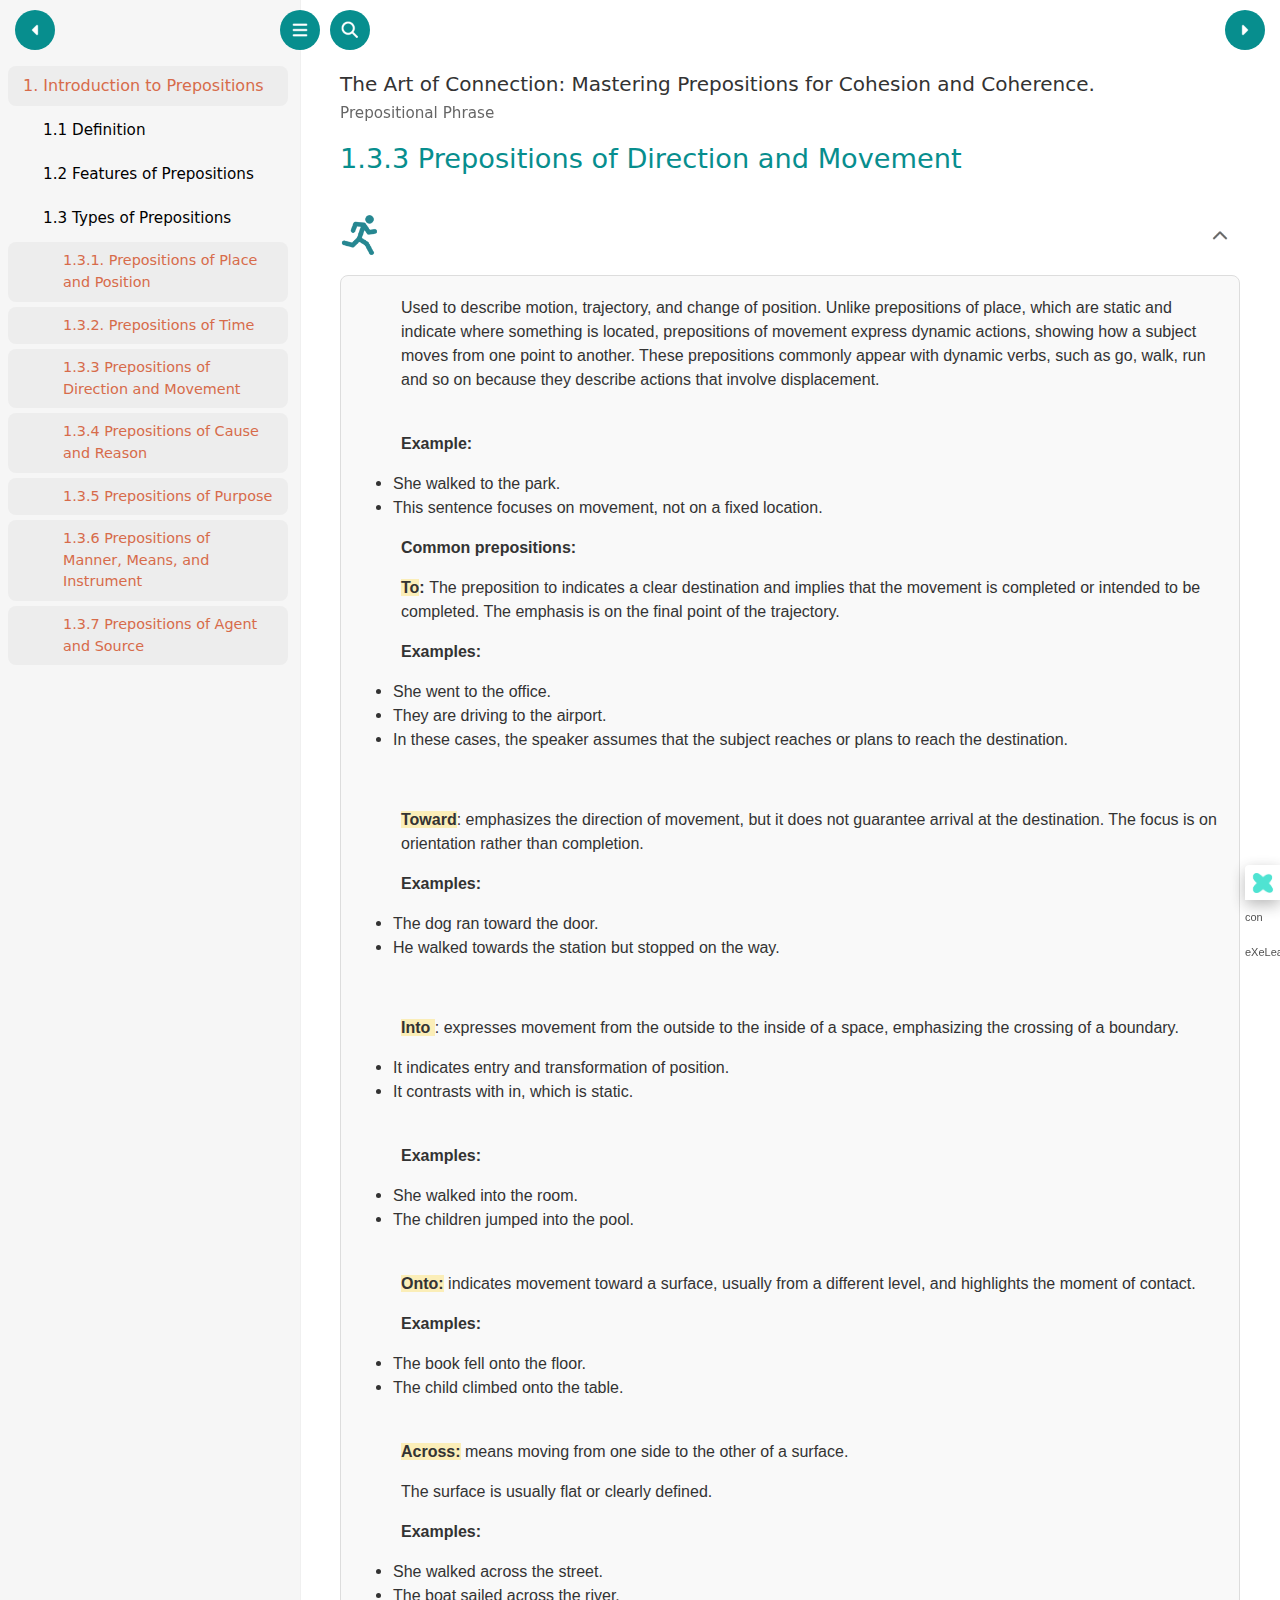
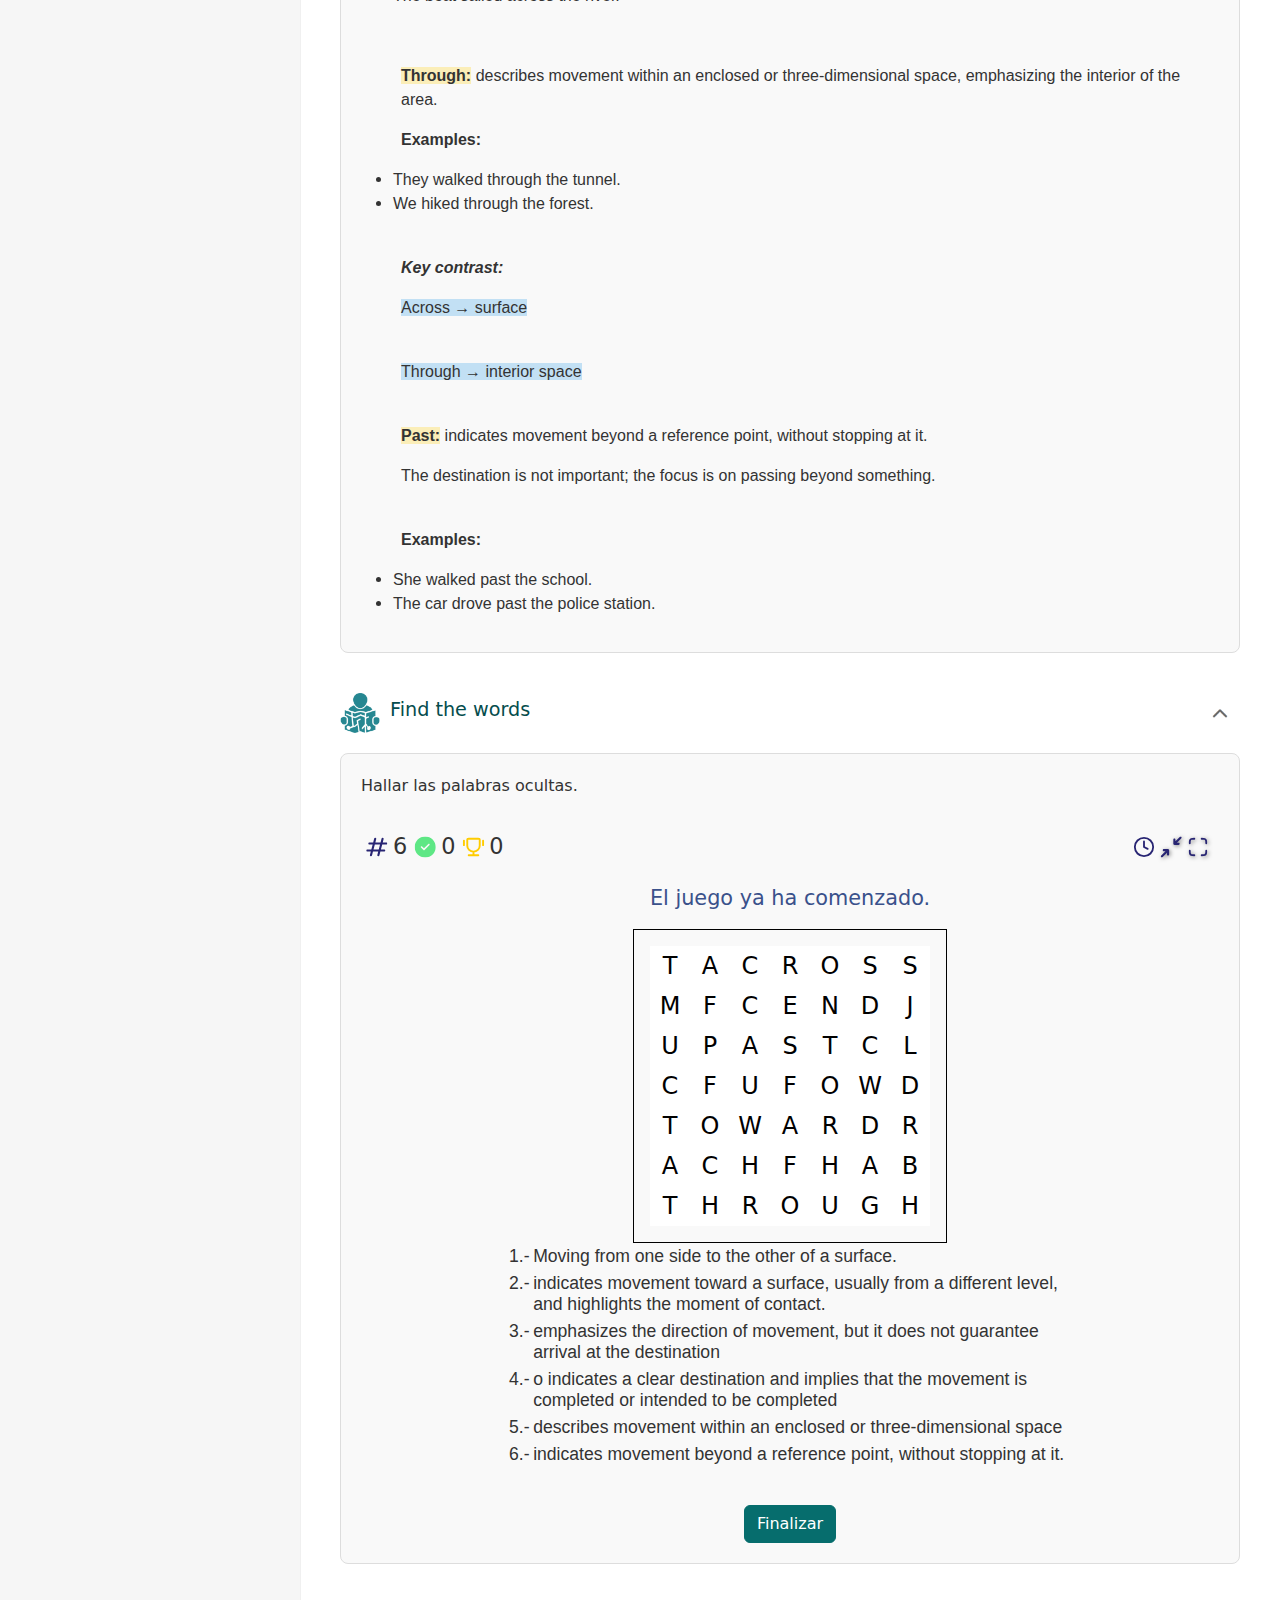
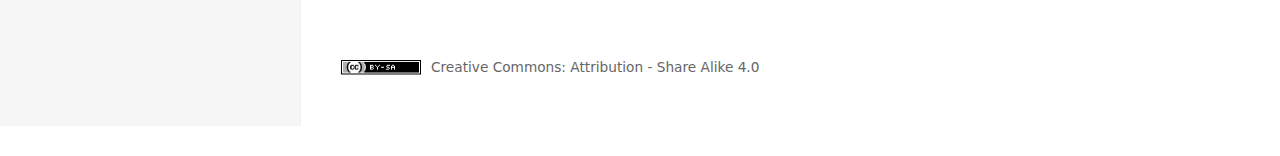
<file: html/1-3-3-prepositions-of-direction-and-movement.html>
<!DOCTYPE html>
<html lang="en" id="exe-node-20251228210629472IEI">
<head>
<meta charset="utf-8">
<meta name="generator" content="eXeLearning v3.0.1">
<meta name="viewport" content="width=device-width, initial-scale=1">
<link rel="license" type="text/html" href="https://creativecommons.org/licenses/by-sa/4.0/">
<title>1.3.3  Prepositions of Direction and Movement | The Art of Connection: Mastering Prepositions for Cohesion and Coherence.</title>
<script>document.querySelector("html").classList.add("js");</script><script src="../libs/jquery/jquery.min.js"> </script><script src="../libs/common_i18n.js"> </script><script src="../libs/common.js"> </script><script src="../libs/exe_export.js"> </script><script src="../libs/bootstrap/bootstrap.bundle.min.js"> </script><link rel="stylesheet" href="../libs/bootstrap/bootstrap.min.css">
<script src="../idevices/text/text.js"> </script><script src="../idevices/word-search/word-search.js"> </script><link rel="stylesheet" href="../idevices/text/text.css">
<link rel="stylesheet" href="../idevices/word-search/word-search.css">
<link rel="stylesheet" href="../content/css/base.css">
<script src="../theme/style.js"> </script><link rel="stylesheet" href="../theme/style.css">
<link rel="icon" type="image/x-icon" href="../libs/favicon.ico">
</head>
<body class="exe-export exe-web-site" lang="en">
<script>document.body.className+=" js"</script><div class="exe-content exe-export pre-js siteNav-hidden"> <nav id="siteNav"> <ul> <li class="current-page-parent"> <a href="../index.html" class="main-node highlighted-link daddy">1. Introduction to Prepositions</a><ul> <li> <a href="../html/1-1-definition.html" class="no-ch">1.1 Definition </a>
</li>
<li> <a href="../html/1-2-features-of-prepositions.html" class="no-ch">1.2 Features of Prepositions</a>
</li>
<li class="current-page-parent"> <a href="../html/1-3-types-of-prepositions.html" class="daddy">1.3 Types of Prepositions</a><ul> <li> <a href="../html/1-3-1-prepositions-of-place-and-position.html" class="highlighted-link no-ch">1.3.1.  Prepositions of Place and Position</a>
</li>
<li> <a href="../html/1-3-2-prepositions-of-time.html" class="highlighted-link no-ch">1.3.2.  Prepositions of Time</a>
</li>
<li class="active"> <a href="../html/1-3-3-prepositions-of-direction-and-movement.html" class="active highlighted-link no-ch">1.3.3  Prepositions of Direction and Movement</a>
</li>
<li> <a href="../html/1-3-4-prepositions-of-cause-and-reason.html" class="highlighted-link no-ch">1.3.4 Prepositions of Cause and Reason</a>
</li>
<li> <a href="../html/1-3-5-prepositions-of-purpose.html" class="highlighted-link no-ch">1.3.5 Prepositions of Purpose</a>
</li>
<li> <a href="../html/1-3-6-prepositions-of-manner-means-and-instrument.html" class="highlighted-link no-ch">1.3.6 Prepositions of Manner, Means, and Instrument</a>
</li>
<li> <a href="../html/1-3-7-prepositions-of-agent-and-source.html" class="highlighted-link no-ch">1.3.7 Prepositions of Agent and Source</a>
</li>
</ul>
</li>
</ul>
</li>
</ul></nav><main id="20251228210629472IEI" class="page"> <div id="exe-client-search" data-block-order-string="Block %e" data-no-results-string="No results." data-pages='{"20251228004952NJYGPN":{"name":"1. Introduction to Prepositions","isIndex":true,"fileName":"index.html","rootPath":"C:\\Users\\GATEWAY\\AppData\\Roaming\\exelearning\\data\\tmp\\2025\\12\\28\\20251228004951RZEZST\\tmp\\localuser\\export\\\/\/","dirPath":"C:\\Users\\GATEWAY\\AppData\\Roaming\\exelearning\\data\\tmp\\2025\\12\\28\\20251228004951RZEZST\\tmp\\localuser\\export\\\/\/","filePath":"C:\\Users\\GATEWAY\\AppData\\Roaming\\exelearning\\data\\tmp\\2025\\12\\28\\20251228004951RZEZST\\tmp\\localuser\\export\\\/\/index.html","fileUrl":"index.html","prePageId":null,"nextPageId":"202512281949308317MQ","blocks":{"20251228192226939YVK":{"name":"Prepositional Phrases","order":1,"idevices":{"20251228192226936YYF":{"order":1,"htmlView":"&lt;div class=\"exe-text-template\"&gt;&lt;div class=\"textIdeviceContent\"&gt;\n            &lt;div class=\"exe-text-activity\"&gt;\n                &lt;div&gt;&lt;p&gt;&lt;span style=\"font-size: 12pt; font-family: arial, helvetica, sans-serif;\"&gt;&lt;img src=\"https:\/\/i.fbcd.co\/products\/resized\/resized-750-500\/2109-m04-i037-n011-s-c15-engli-mainpreview-efed88b3a7da7024818a1e92757f823634ef05da423ee9ce7c193d56dce5d14c.jpg\" title=\"Preprositions\" width=\"485\" height=\"323\" alt=\"prepositions\" class=\"position-center\"&gt;&lt;\/span&gt;&lt;\/p&gt;\n&lt;p&gt;&lt;span style=\"font-size: 12pt; font-family: arial, helvetica, sans-serif;\"&gt;Prepositions are a class of functional words used to express the relationship between a noun or pronoun and another part of the sentence. They act as connectors that provide vital context regarding spatial orientation where something is, temporal sequence when something happens, or direction where something is moving. Because they often do not have a direct one-to-one translation between languages, mastering them requires understanding the specific logic of English collocations\u2014words that naturally group together. Without prepositions, sentences would lack the necessary structure to indicate how objects and ideas relate to one another in time and space.&lt;\/span&gt;&lt;strong&gt;&lt;\/strong&gt;&lt;\/p&gt;\n&lt;p&gt;&lt;strong&gt;&lt;audio controls=\"controls\" src=\"files\/tmp\/2025\/12\/28\/20251228004951RZEZST\/20251228192226936YYF\/1766968927042qn1tq732g6r.webm\" class=\"mejs__player mediaelement\"&gt;&lt;a href=\"files\/tmp\/2025\/12\/28\/20251228004951RZEZST\/20251228192226936YYF\/1766968927042qn1tq732g6r.webm\"&gt;1766968927042qn1tq732g6r.webm&lt;\/a&gt;&lt;\/audio&gt;&lt;\/strong&gt;&lt;\/p&gt;\n&lt;p&gt;&lt;strong&gt;&lt;img src=\"https:\/\/www.istockphoto.com\/es\/ilustraciones\/persona-pensando\" alt=\"\"&gt; &amp;nbsp;&lt;\/strong&gt;&lt;\/p&gt;\n&lt;p&gt;&lt;span style=\"font-family: arial, helvetica, sans-serif;\"&gt;&lt;strong&gt;Answer: What do prepositions mean to you?&lt;\/strong&gt;&lt;\/span&gt;&lt;\/p&gt;\n&lt;p&gt;&lt;span style=\"font-family: arial, helvetica, sans-serif;\"&gt;&lt;strong&gt;&lt;img src=\"https:\/\/media1.giphy.com\/media\/v1.Y2lkPTZjMDliOTUyd3hoaGdqdWt6MWRubzF1NGk2Z2Y0ZDA2aGU3dGg0c3YwZHBxd3B5NSZlcD12MV9naWZzX3NlYXJjaCZjdD1n\/TiPQa86PpufKymqPAu\/200w.gif\" width=\"200\" height=\"200\" alt=\"pensar\"&gt;&lt;\/strong&gt;&lt;\/span&gt;&lt;\/p&gt;\n&lt;p&gt;&lt;span style=\"font-family: arial, helvetica, sans-serif;\"&gt;&lt;strong&gt;&amp;nbsp;&lt;\/strong&gt;&lt;\/span&gt;&lt;\/p&gt;\n&lt;p&gt;&lt;strong&gt;&lt;br style=\"clear: both;\"&gt;&lt;\/strong&gt;&lt;\/p&gt;\n&lt;p&gt;&lt;strong&gt;&lt;img src=\"https:\/\/www.istockphoto.com\/es\/ilustraciones\/persona-pensando\" alt=\"\"&gt;&lt;\/strong&gt;&lt;\/p&gt;&lt;p class=\"clearfix\"&gt;&lt;\/p&gt;&lt;\/div&gt;\n            &lt;\/div&gt;&lt;\/div&gt;&lt;\/div&gt;","jsonProperties":"{\"ideviceId\":\"20251228192226936YYF\",\"textInfoDurationInput\":\"\",\"textInfoDurationTextInput\":\"Duraci\u00f3n\",\"textInfoParticipantsInput\":\"\",\"textInfoParticipantsTextInput\":\"Agrupamiento\",\"textTextarea\":\"&lt;p&gt;&lt;span style=\\\"font-size: 12pt; font-family: arial, helvetica, sans-serif;\\\"&gt;&lt;img src=\\\"https:\/\/i.fbcd.co\/products\/resized\/resized-750-500\/2109-m04-i037-n011-s-c15-engli-mainpreview-efed88b3a7da7024818a1e92757f823634ef05da423ee9ce7c193d56dce5d14c.jpg\\\" title=\\\"Preprositions\\\" width=\\\"485\\\" height=\\\"323\\\" alt=\\\"prepositions\\\" class=\\\"position-center\\\" \/&gt;&lt;\/span&gt;&lt;\/p&gt;\\n&lt;p&gt;&lt;span style=\\\"font-size: 12pt; font-family: arial, helvetica, sans-serif;\\\"&gt;Prepositions are a class of functional words used to express the relationship between a noun or pronoun and another part of the sentence. They act as connectors that provide vital context regarding spatial orientation where something is, temporal sequence when something happens, or direction where something is moving. Because they often do not have a direct one-to-one translation between languages, mastering them requires understanding the specific logic of English collocations\u2014words that naturally group together. Without prepositions, sentences would lack the necessary structure to indicate how objects and ideas relate to one another in time and space.&lt;\/span&gt;&lt;strong&gt;&lt;\/strong&gt;&lt;\/p&gt;\\n&lt;p&gt;&lt;strong&gt;&lt;audio controls=\\\"controls\\\" src=\\\"files\/tmp\/2025\/12\/28\/20251228004951RZEZST\/20251228192226936YYF\/1766968927042qn1tq732g6r.webm\\\" class=\\\"mejs__player mediaelement\\\"&gt;&lt;a href=\\\"files\/tmp\/2025\/12\/28\/20251228004951RZEZST\/20251228192226936YYF\/1766968927042qn1tq732g6r.webm\\\"&gt;1766968927042qn1tq732g6r.webm&lt;\/a&gt;&lt;\/audio&gt;&lt;\/strong&gt;&lt;\/p&gt;\\n&lt;p&gt;&lt;strong&gt;&lt;img src=\\\"https:\/\/www.istockphoto.com\/es\/ilustraciones\/persona-pensando\\\" alt=\\\"\\\" \/&gt; \u00a0&lt;\/strong&gt;&lt;\/p&gt;\\n&lt;p&gt;&lt;span style=\\\"font-family: arial, helvetica, sans-serif;\\\"&gt;&lt;strong&gt;Answer: What do prepositions mean to you?&lt;\/strong&gt;&lt;\/span&gt;&lt;\/p&gt;\\n&lt;p&gt;&lt;span style=\\\"font-family: arial, helvetica, sans-serif;\\\"&gt;&lt;strong&gt;&lt;img src=\\\"https:\/\/media1.giphy.com\/media\/v1.Y2lkPTZjMDliOTUyd3hoaGdqdWt6MWRubzF1NGk2Z2Y0ZDA2aGU3dGg0c3YwZHBxd3B5NSZlcD12MV9naWZzX3NlYXJjaCZjdD1n\/TiPQa86PpufKymqPAu\/200w.gif\\\" width=\\\"200\\\" height=\\\"200\\\" alt=\\\"pensar\\\" \/&gt;&lt;\/strong&gt;&lt;\/span&gt;&lt;\/p&gt;\\n&lt;p&gt;&lt;span style=\\\"font-family: arial, helvetica, sans-serif;\\\"&gt;&lt;strong&gt;\u00a0&lt;\/strong&gt;&lt;\/span&gt;&lt;\/p&gt;\\n&lt;p&gt;&lt;strong&gt;&lt;br style=\\\"clear: both;\\\" \/&gt;&lt;\/strong&gt;&lt;\/p&gt;\\n&lt;p&gt;&lt;strong&gt;&lt;img src=\\\"https:\/\/www.istockphoto.com\/es\/ilustraciones\/persona-pensando\\\" alt=\\\"\\\" \/&gt;&lt;\/strong&gt;&lt;\/p&gt;\",\"textFeedbackInput\":\"Mostrar retroalimentaci\u00f3n\",\"textFeedbackTextarea\":\"\"}"}}}}},"202512281949308317MQ":{"name":"1.1 Definition ","isIndex":false,"fileName":"1-1-definition.html","rootPath":"C:\\Users\\GATEWAY\\AppData\\Roaming\\exelearning\\data\\tmp\\2025\\12\\28\\20251228004951RZEZST\\tmp\\localuser\\export\\\/\/","dirPath":"C:\\Users\\GATEWAY\\AppData\\Roaming\\exelearning\\data\\tmp\\2025\\12\\28\\20251228004951RZEZST\\tmp\\localuser\\export\\\/\/html\\","filePath":"C:\\Users\\GATEWAY\\AppData\\Roaming\\exelearning\\data\\tmp\\2025\\12\\28\\20251228004951RZEZST\\tmp\\localuser\\export\\\/\/html\\1-1-definition.html","fileUrl":"html\/1-1-definition.html","prePageId":"20251228004952NJYGPN","nextPageId":"202512281959305029B9","blocks":{"2025122819514376770Q":{"name":"","order":1,"idevices":{"20251228195143765PTP":{"order":1,"htmlView":"&lt;div class=\"exe-text-template\"&gt;&lt;div class=\"textIdeviceContent\"&gt;\n            &lt;div class=\"exe-text-activity\"&gt;\n                &lt;div&gt;&lt;p&gt;A prepositional phrase is a fundamental syntactic unit that functions as a modifier to provide specific contextual details within a sentence. According to Quirk et al. (1985), the structure is formally defined as a preposition followed by a prepositional complement, typically a noun phrase known as the object of the preposition. These phrases may include various internal modifiers\u2014such as articles, adjectives, or possessives\u2014to further specify the object. Linguistically, their primary role is to serve as either adjectival modifiers to describe a noun or as adverbial adjuncts (Huddleston &amp;amp; Pullum, 2002) to clarify the time, place, manner, or reason of an action, thereby enabling the high level of precision and detail required for effective communication in a globalized world.&lt;\/p&gt;&lt;p class=\"clearfix\"&gt;&lt;\/p&gt;&lt;\/div&gt;\n            &lt;\/div&gt;&lt;\/div&gt;&lt;\/div&gt;","jsonProperties":"{\"ideviceId\":\"20251228195143765PTP\",\"textInfoDurationInput\":\"\",\"textInfoDurationTextInput\":\"Duraci\u00f3n\",\"textInfoParticipantsInput\":\"\",\"textInfoParticipantsTextInput\":\"Agrupamiento\",\"textTextarea\":\"&lt;p&gt;A prepositional phrase is a fundamental syntactic unit that functions as a modifier to provide specific contextual details within a sentence. According to Quirk et al. (1985), the structure is formally defined as a preposition followed by a prepositional complement, typically a noun phrase known as the object of the preposition. These phrases may include various internal modifiers\u2014such as articles, adjectives, or possessives\u2014to further specify the object. Linguistically, their primary role is to serve as either adjectival modifiers to describe a noun or as adverbial adjuncts (Huddleston &amp;amp; Pullum, 2002) to clarify the time, place, manner, or reason of an action, thereby enabling the high level of precision and detail required for effective communication in a globalized world.&lt;\/p&gt;\",\"textFeedbackInput\":\"Mostrar retroalimentaci\u00f3n\",\"textFeedbackTextarea\":\"\"}"}}},"20251228195256390O5D":{"name":"","order":2,"idevices":{"20251228195256387C9W":{"order":1,"htmlView":"&lt;div class=\"flipcards-IDevice\"&gt;&lt;div class=\"game-evaluation-ids js-hidden\" data-id=\"20251228195256387C9W\" data-evaluationb=\"false\" data-evaluationid=\"20251228004951EMEJNT\"&gt;&lt;\/div&gt;&lt;div class=\"flipcards-instructions\"&gt;&lt;p&gt;Pulsa sobre las tarjetas para descubrir qu\u00e9 esconden.&lt;\/p&gt;&lt;\/div&gt;&lt;div class=\"flipcards-DataGame js-hidden\"&gt;{\"typeGame\":\"FlipCards\",\"author\":\"\",\"randomCards\":true,\"instructions\":\"&lt;p&gt;Pulsa sobre las tarjetas para descubrir qu\u00e9 esconden.&lt;\/p&gt;\",\"showMinimize\":false,\"itinerary\":{\"showClue\":false,\"clueGame\":\"\",\"percentageClue\":40,\"showCodeAccess\":false,\"codeAccess\":\"\",\"messageCodeAccess\":\"\"},\"cardsGame\":[{\"url\":\"files\/tmp\/2025\/12\/28\/20251228004951RZEZST\/20251228195256387C9W\/\/images.png\",\"x\":0.5678429439150053,\"y\":0.7313218281186861,\"author\":\"\",\"alt\":\"\",\"audio\":\"\",\"color\":\"#000000\",\"backcolor\":\"#ffffff\",\"eText\":\"What%20is%20the%20structure%20of%20the%20prepositions%3F%20\",\"urlBk\":\"\",\"xBk\":0,\"yBk\":0,\"authorBk\":\"\",\"altBk\":\"\",\"audioBk\":\"\",\"colorBk\":\"#030303\",\"backcolorBk\":\"#ffffff\",\"eTextBk\":\"Preposition%20%2B%20Object%3A%20%20in%20the%20room%2C%20after%20the%20class%2C%20interested%20in%20music\"}],\"isScorm\":0,\"textButtonScorm\":\"Guardar la puntuaci\u00f3n\",\"repeatActivity\":true,\"weighted\":100,\"textAfter\":\"\",\"percentajeCards\":70,\"version\":1.3,\"type\":0,\"showSolution\":true,\"timeShowSolution\":3,\"time\":3,\"evaluation\":false,\"evaluationID\":\"20251228004951EMEJNT\",\"imgCard\":\"\",\"id\":\"20251228195256387C9W\",\"msgs\":{\"msgSubmit\":\"Enviar\",\"msgClue\":\"\u00a1Genial! La pista es:\",\"msgCodeAccess\":\"C\u00f3digo de acceso\",\"msgPlayAgain\":\"Jugar otra vez\",\"msgPlayStart\":\"Pulse aqu\u00ed para jugar\",\"msgScore\":\"Puntuaci\u00f3n\",\"msgWeight\":\"Peso\",\"msgErrors\":\"Errores\",\"msgHits\":\"Aciertos\",\"msgMinimize\":\"Minimizar\",\"msgMaximize\":\"Maximizar\",\"msgCool\":\"\u00a1Bien!\",\"msgFullScreen\":\"Pantalla Completa\",\"msgExitFullScreen\":\"Salir del modo pantalla completa\",\"msgSuccesses\":\"\u00a1Correcto! | \u00a1Excelente! | \u00a1Genial! | \u00a1Muy bien! | \u00a1Perfecto!\",\"msgFailures\":\"\u00a1No era eso! | \u00a1Incorrecto! | \u00a1No es correcto! | \u00a1Lo sentimos! | \u00a1Error!\",\"msgNoImage\":\"Pregunta sin im\u00e1genes\",\"msgEndGameScore\":\"Antes de guardar la puntuaci\u00f3n comience la partida.\",\"msgScoreScorm\":\"La puntuaci\u00f3n no se puede guardar porque esta p\u00e1gina no forma parte  de un paquete SCORM.\",\"msgOnlySaveScore\":\"\u00a1Solo puede guardar la puntuaci\u00f3n una vez!\",\"msgOnlySave\":\"Solo puede guardar una vez\",\"msgInformation\":\"Informaci\u00f3n\",\"msgYouScore\":\"Su puntuaci\u00f3n\",\"msgAuthor\":\"Autor\u00eda\",\"msgOnlySaveAuto\":\"Su puntuaci\u00f3n se guardar\u00e1 despu\u00e9s de cada pregunta. Solo puede jugar una vez.\",\"msgSaveAuto\":\"Su puntuaci\u00f3n se guardar\u00e1 autom\u00e1ticamente despu\u00e9s de cada pregunta.\",\"msgSeveralScore\":\"Puede guardar la puntuaci\u00f3n tantas veces como quiera\",\"msgYouLastScore\":\"La \u00faltima puntuaci\u00f3n guardada es\",\"msgActityComply\":\"Ya ha realizado esta actividad.\",\"msgPlaySeveralTimes\":\"Puede realizar esta actividad cuantas veces quiera\",\"msgClose\":\"Cerrar\",\"msgAudio\":\"Audio\",\"msgPreviousCard\":\"Anterior\",\"msgNextCard\":\"Siguiente\",\"msgNumQuestions\":\"N\u00famero de tarjetas\",\"msgTrue\":\"Verdadero\",\"msgFalse\":\"Falso\",\"msgTryAgain\":\"Necesitas al menos %s% de respuestas correctas para obtener la informaci\u00f3n. Int\u00e9ntalo de nuevo.\",\"mgsAllQuestions\":\"\u00a1Completadas las preguntas!\",\"msgTrue1\":\"Has acertado. Es la cara correcta.\",\"msgTrue2\":\"Has fallado. No es la cara correcta.\",\"msgFalse1\":\"Has acertado. No es la cara correcta.\",\"msgFalse2\":\"Has fallado. Es la cara correcta.\",\"mgsClickCard\":\"Pulsa en la tarjeta\",\"msgEndTime\":\"Acab\u00f3 el tiempo de juego. Tu puntuaci\u00f3n es %s.\",\"msgEnd\":\"Finalizar\",\"msgEndGameM\":\"Has completado el juego. Tu puntuaci\u00f3n es %s.\",\"msgUncompletedActivity\":\"Actividad no completada\",\"msgSuccessfulActivity\":\"Actividad superada. Puntuaci\u00f3n: %s\",\"msgUnsuccessfulActivity\":\"Actividad no superada. Puntuaci\u00f3n: %s\",\"msgTypeGame\":\"Tarjetas de memoria\"}}&lt;\/div&gt;&lt;a href=\"files\/tmp\/2025\/12\/28\/20251228004951RZEZST\/20251228195256387C9W\/\/images.png\" class=\"js-hidden flipcards-LinkImages\"&gt;0&lt;\/a&gt;&lt;div class=\"flipcards-bns js-hidden\"&gt;Su navegador no es compatible con esta herramienta.&lt;\/div&gt;&lt;\/div&gt;","jsonProperties":null}}}}},"202512281959305029B9":{"name":"1.2 Features of Prepositions","isIndex":false,"fileName":"1-2-features-of-prepositions.html","rootPath":"C:\\Users\\GATEWAY\\AppData\\Roaming\\exelearning\\data\\tmp\\2025\\12\\28\\20251228004951RZEZST\\tmp\\localuser\\export\\\/\/","dirPath":"C:\\Users\\GATEWAY\\AppData\\Roaming\\exelearning\\data\\tmp\\2025\\12\\28\\20251228004951RZEZST\\tmp\\localuser\\export\\\/\/html\\","filePath":"C:\\Users\\GATEWAY\\AppData\\Roaming\\exelearning\\data\\tmp\\2025\\12\\28\\20251228004951RZEZST\\tmp\\localuser\\export\\\/\/html\\1-2-features-of-prepositions.html","fileUrl":"html\/1-2-features-of-prepositions.html","prePageId":"202512281949308317MQ","nextPageId":"20251228203328220QW1","blocks":{"20251228202830295M7H":{"name":"","order":1,"idevices":{"20251228202830292KHM":{"order":1,"htmlView":"&lt;div class=\"exe-magnifier-container\"&gt;\n    &lt;div class=\"MNF-MainContainer\" id=\"mnfPMainContainer-20251228202830292KHM\" style=\"display:flex; flex-direction:column; align-items:flex-start;\"&gt;\n        &lt;div class=\"MNF-instructions\" style=\"flex:1; text-align:left; margin:0 0 1rem;\"&gt;\n            &lt;p&gt;&lt;audio controls=\"controls\" src=\"files\/tmp\/2025\/12\/28\/20251228004951RZEZST\/20251228202830292KHM\/17669718909307u9mjhky5dg.webm\"&gt;&lt;a href=\"files\/tmp\/2025\/12\/28\/20251228004951RZEZST\/20251228202830292KHM\/17669718909307u9mjhky5dg.webm\"&gt;17669718909307u9mjhky5dg.webm&lt;\/a&gt;&lt;\/audio&gt;&lt;\/p&gt;\n        &lt;\/div&gt;\n        &lt;div id=\"mnfPNotImage-20251228202830292KHM\" style=\"display:none\"&gt;&lt;p&gt;La imagen no est\u00e1 disponible&lt;\/p&gt;&lt;\/div&gt;\n        &lt;div class=\"MNF-image-wrapper\" id=\"image-wrapper-20251228202830292KHM\" style=\"flex-shrink:0;\"&gt;\n            &lt;a href=\"#\" class=\"MNF-FullLinkImage\" title=\"Pantalla completa\" aria-label=\"Pantalla completa\"&gt;\n                &lt;div class=\"MNF-FullImage MNF-Activo\" aria-hidden=\"true\"&gt;&lt;\/div&gt;\n                &lt;span class=\"sr-av\"&gt;Pantalla completa&lt;\/span&gt;\n            &lt;\/a&gt;\n            &lt;div class=\"ImageMagnifierIdevice\"&gt;\n                &lt;div class=\"image-thumbnail\" id=\"image-thumbnail-20251228202830292KHM\"&gt;\n                    &lt;div style=\"position: relative; display: block; width:400; height: auto; margin-bottom: 50px;\"&gt;\n                        &lt;img id=\"magnifier-20251228202830292KHM\"\n                             src=\"files\/tmp\/2025\/12\/28\/20251228004951RZEZST\/20251228202830292KHM\/\/Captura_de_pantalla_2025-12-28_202643_1.png\"\n                             data-magnifysrc=\"files\/tmp\/2025\/12\/28\/20251228004951RZEZST\/20251228202830292KHM\/\/Captura_de_pantalla_2025-12-28_202643_1.png\"\n                             width=\"400\"\n                             data-size=\"2\"\n                             data-zoom=\"250\"&gt;\n                    &lt;\/div&gt;\n                &lt;\/div&gt;\n            &lt;\/div&gt;\n        &lt;\/div&gt;\n    &lt;\/div&gt;&lt;\/div&gt;","jsonProperties":"{\"id\":\"20251228202830292KHM\",\"typeGame\":\"magnifier\",\"textTextarea\":\"&lt;p&gt;&lt;audio controls=\\\"controls\\\" src=\\\"files\/tmp\/2025\/12\/28\/20251228004951RZEZST\/20251228202830292KHM\/17669718909307u9mjhky5dg.webm\\\"&gt;&lt;a href=\\\"files\/tmp\/2025\/12\/28\/20251228004951RZEZST\/20251228202830292KHM\/17669718909307u9mjhky5dg.webm\\\"&gt;17669718909307u9mjhky5dg.webm&lt;\/a&gt;&lt;\/audio&gt;&lt;\/p&gt;\",\"isDefaultImage\":\"0\",\"imageResource\":\"files\/tmp\/2025\/12\/28\/20251228004951RZEZST\/20251228202830292KHM\/\/Captura_de_pantalla_2025-12-28_202643_1.png\",\"defaultImage\":\"http:\/\/localhost:41309\/files\/perm\/idevices\/base\/magnifier\/edition\/hood.jpg\",\"height\":\"\",\"width\":\"400\",\"align\":\"none\",\"initialZSize\":\"250\",\"maxZSize\":600,\"glassSize\":\"2\",\"ideviceId\":\"20251228202830292KHM\"}"}}}}},"20251228203328220QW1":{"name":"1.3 Types of Prepositions","isIndex":false,"fileName":"1-3-types-of-prepositions.html","rootPath":"C:\\Users\\GATEWAY\\AppData\\Roaming\\exelearning\\data\\tmp\\2025\\12\\28\\20251228004951RZEZST\\tmp\\localuser\\export\\\/\/","dirPath":"C:\\Users\\GATEWAY\\AppData\\Roaming\\exelearning\\data\\tmp\\2025\\12\\28\\20251228004951RZEZST\\tmp\\localuser\\export\\\/\/html\\","filePath":"C:\\Users\\GATEWAY\\AppData\\Roaming\\exelearning\\data\\tmp\\2025\\12\\28\\20251228004951RZEZST\\tmp\\localuser\\export\\\/\/html\\1-3-types-of-prepositions.html","fileUrl":"html\/1-3-types-of-prepositions.html","prePageId":"202512281959305029B9","nextPageId":"20251228210323790S8O","blocks":{"20251228205705569DAR":{"name":"Introduction","order":1,"idevices":{"20251228205705566FLR":{"order":1,"htmlView":"&lt;div class=\"exe-text-template\"&gt;&lt;div class=\"textIdeviceContent\"&gt;\n            &lt;div class=\"exe-text-activity\"&gt;\n                &lt;div&gt;&lt;p&gt;Linguistically, prepositions are relational heads that link a noun phrase to the rest of the sentence. They are classified into four primary categories based on the type of relationship they establish:&lt;\/p&gt;\n&lt;p&gt;&amp;nbsp;&lt;iframe width=\"300\" height=\"150\" style=\"display: block; margin-left: auto; margin-right: auto; width: 355px; height: 177px;\" src=\"https:\/\/www.youtube.com\/embed\/HRZZIwIHeUM\" allowfullscreen=\"allowfullscreen\"&gt;&lt;\/iframe&gt;&lt;\/p&gt;\n&lt;p&gt;&lt;\/p&gt;&lt;p class=\"clearfix\"&gt;&lt;\/p&gt;&lt;\/div&gt;\n            &lt;\/div&gt;&lt;\/div&gt;&lt;\/div&gt;","jsonProperties":"{\"ideviceId\":\"20251228205705566FLR\",\"textInfoDurationInput\":\"\",\"textInfoDurationTextInput\":\"Duraci\u00f3n\",\"textInfoParticipantsInput\":\"\",\"textInfoParticipantsTextInput\":\"Agrupamiento\",\"textTextarea\":\"&lt;p&gt;Linguistically, prepositions are relational heads that link a noun phrase to the rest of the sentence. They are classified into four primary categories based on the type of relationship they establish:&lt;\/p&gt;\\n&lt;p&gt;\u00a0&lt;iframe width=\\\"300\\\" height=\\\"150\\\" style=\\\"display: block; margin-left: auto; margin-right: auto; width: 355px; height: 177px;\\\" src=\\\"https:\/\/www.youtube.com\/embed\/HRZZIwIHeUM\\\" allowfullscreen=\\\"allowfullscreen\\\"&gt;&lt;\/iframe&gt;&lt;\/p&gt;\\n&lt;p&gt;&lt;\/p&gt;\",\"textFeedbackInput\":\"Mostrar retroalimentaci\u00f3n\",\"textFeedbackTextarea\":\"\"}"}}}}},"20251228210323790S8O":{"name":"1.3.1.  Prepositions of Place and Position","isIndex":false,"fileName":"1-3-1-prepositions-of-place-and-position.html","rootPath":"C:\\Users\\GATEWAY\\AppData\\Roaming\\exelearning\\data\\tmp\\2025\\12\\28\\20251228004951RZEZST\\tmp\\localuser\\export\\\/\/","dirPath":"C:\\Users\\GATEWAY\\AppData\\Roaming\\exelearning\\data\\tmp\\2025\\12\\28\\20251228004951RZEZST\\tmp\\localuser\\export\\\/\/html\\","filePath":"C:\\Users\\GATEWAY\\AppData\\Roaming\\exelearning\\data\\tmp\\2025\\12\\28\\20251228004951RZEZST\\tmp\\localuser\\export\\\/\/html\\1-3-1-prepositions-of-place-and-position.html","fileUrl":"html\/1-3-1-prepositions-of-place-and-position.html","prePageId":"20251228203328220QW1","nextPageId":"202512282103426425I4","blocks":{"20251228210758460HHK":{"name":"Click the highlited words","order":1,"idevices":{"202512282107584571NL":{"order":1,"htmlView":"&lt;div class=\"exe-text-template\"&gt;&lt;div class=\"textIdeviceContent\"&gt;\n            &lt;div class=\"exe-text-activity\"&gt;\n                &lt;div&gt;&lt;p style=\"padding-left: 40px;\"&gt;Prepositions of place indicate the physical or relative location of a person, object, or place in relation to another element.&lt;\/p&gt;\n&lt;p style=\"padding-left: 40px;\"&gt;&lt;br&gt;&lt;strong&gt;Common prepositions of place:&lt;\/strong&gt;&lt;br&gt;&amp;nbsp;in, on, at, under, above, below, between, behind, in front of, next to, near&lt;\/p&gt;\n&lt;p style=\"padding-left: 40px;\"&gt;&lt;br&gt;&lt;\/p&gt;\n&lt;p style=\"padding-left: 40px;\"&gt;&lt;strong&gt;Core Prepositions:&amp;nbsp;&lt;\/strong&gt;&lt;\/p&gt;\n&lt;p style=\"padding-left: 40px;\"&gt;&lt;strong&gt;&lt;a title=\"Examples\" class=\"exe-dialog-link\" rel=\"lightbox\" href=\"#t29d39f63-def3-866a-56c3-d2bb3e49383c\" id=\"link29d39f63-def3-866a-56c3-d2bb3e49383c\"&gt;&lt;span style=\"background-color: #fbeeb8;\"&gt;IN&lt;\/span&gt;&lt;\/a&gt;&lt;\/strong&gt;&lt;\/p&gt;\n&lt;p style=\"padding-left: 40px;\"&gt;Used for enclosed spaces, large areas, and three-dimensional locations.&lt;\/p&gt;\n&lt;p style=\"padding-left: 40px;\"&gt;&lt;a title=\"&amp;nbsp;Examples:\" class=\"exe-dialog-link\" rel=\"lightbox\" href=\"#td7ea4778-1a16-c230-3e69-f0be199b872e\" id=\"linkd7ea4778-1a16-c230-3e69-f0be199b872e\"&gt;&lt;span style=\"background-color: #fbeeb8;\"&gt;&lt;strong&gt;ON&lt;\/strong&gt;&lt;\/span&gt;&lt;\/a&gt;&lt;br&gt;&amp;nbsp;Used for surfaces or contact with a surface.&lt;\/p&gt;\n&lt;p style=\"padding-left: 40px;\"&gt;&lt;br&gt;&lt;a title=\"&amp;nbsp;Examples: \" class=\"exe-dialog-link\" rel=\"lightbox\" href=\"#t12a5e60f-7d2b-997a-9308-e50b74c84765\" id=\"link12a5e60f-7d2b-997a-9308-e50b74c84765\"&gt;&lt;strong&gt;&lt;span style=\"background-color: #fbeeb8;\"&gt;AT&lt;\/span&gt;&lt;\/strong&gt;&lt;\/a&gt;&lt;br&gt;Used for specific points or exact locations.&lt;br&gt;&lt;br&gt;&lt;\/p&gt;\n&lt;p style=\"padding-left: 40px;\"&gt;&lt;strong&gt;Function:&lt;\/strong&gt;&lt;\/p&gt;\n&lt;ul&gt;\n&lt;li&gt;Describe static position&lt;\/li&gt;\n&lt;li&gt;Specify spatial relationships&lt;\/li&gt;\n&lt;li&gt;Answer the question Where?&lt;\/li&gt;\n&lt;\/ul&gt;\n&lt;p style=\"padding-left: 40px;\"&gt;&lt;strong&gt;Examples:&lt;\/strong&gt;&lt;\/p&gt;\n&lt;ul&gt;\n&lt;li&gt;The documents are &lt;strong&gt;on &lt;\/strong&gt;the desk.&lt;\/li&gt;\n&lt;li&gt;She is waiting &lt;strong&gt;at &lt;\/strong&gt;the entrance.&lt;\/li&gt;\n&lt;li&gt;The office is &lt;strong&gt;between &lt;\/strong&gt;the bank and the pharmacy.&lt;\/li&gt;\n&lt;\/ul&gt;\n&lt;div id=\"t29d39f63-def3-866a-56c3-d2bb3e49383c\" class=\"exe-dialog-text js-hidden\"&gt;\n&lt;p&gt;in a room, in a city, in a country&lt;\/p&gt;\n&lt;\/div&gt;\n&lt;div id=\"td7ea4778-1a16-c230-3e69-f0be199b872e\" class=\"exe-dialog-text js-hidden\"&gt;\n&lt;p&gt;on the table, on the wall, on the floor&lt;\/p&gt;\n&lt;\/div&gt;\n&lt;div id=\"t12a5e60f-7d2b-997a-9308-e50b74c84765\" class=\"exe-dialog-text js-hidden\"&gt;\n&lt;p&gt;at the door, at school, at the bus stop&lt;\/p&gt;\n&lt;\/div&gt;&lt;p class=\"clearfix\"&gt;&lt;\/p&gt;&lt;\/div&gt;\n            &lt;\/div&gt;&lt;\/div&gt;&lt;\/div&gt;","jsonProperties":"{\"ideviceId\":\"202512282107584571NL\",\"textInfoDurationInput\":\"\",\"textInfoDurationTextInput\":\"Duraci\u00f3n\",\"textInfoParticipantsInput\":\"\",\"textInfoParticipantsTextInput\":\"Agrupamiento\",\"textTextarea\":\"&lt;p style=\\\"padding-left: 40px;\\\"&gt;Prepositions of place indicate the physical or relative location of a person, object, or place in relation to another element.&lt;\/p&gt;\\n&lt;p style=\\\"padding-left: 40px;\\\"&gt;&lt;br \/&gt;&lt;strong&gt;Common prepositions of place:&lt;\/strong&gt;&lt;br \/&gt;\u00a0in, on, at, under, above, below, between, behind, in front of, next to, near&lt;\/p&gt;\\n&lt;p style=\\\"padding-left: 40px;\\\"&gt;&lt;br \/&gt;&lt;\/p&gt;\\n&lt;p style=\\\"padding-left: 40px;\\\"&gt;&lt;strong&gt;Core Prepositions:\u00a0&lt;\/strong&gt;&lt;\/p&gt;\\n&lt;p style=\\\"padding-left: 40px;\\\"&gt;&lt;strong&gt;&lt;a title=\\\"Examples\\\" class=\\\"exe-dialog-link\\\" rel=\\\"lightbox\\\" href=\\\"#t29d39f63-def3-866a-56c3-d2bb3e49383c\\\" id=\\\"link29d39f63-def3-866a-56c3-d2bb3e49383c\\\"&gt;&lt;span style=\\\"background-color: #fbeeb8;\\\"&gt;IN&lt;\/span&gt;&lt;\/a&gt;&lt;\/strong&gt;&lt;\/p&gt;\\n&lt;p style=\\\"padding-left: 40px;\\\"&gt;Used for enclosed spaces, large areas, and three-dimensional locations.&lt;\/p&gt;\\n&lt;p style=\\\"padding-left: 40px;\\\"&gt;&lt;a title=\\\"\u00a0Examples:\\\" class=\\\"exe-dialog-link\\\" rel=\\\"lightbox\\\" href=\\\"#td7ea4778-1a16-c230-3e69-f0be199b872e\\\" id=\\\"linkd7ea4778-1a16-c230-3e69-f0be199b872e\\\"&gt;&lt;span style=\\\"background-color: #fbeeb8;\\\"&gt;&lt;strong&gt;ON&lt;\/strong&gt;&lt;\/span&gt;&lt;\/a&gt;&lt;br \/&gt;\u00a0Used for surfaces or contact with a surface.&lt;\/p&gt;\\n&lt;p style=\\\"padding-left: 40px;\\\"&gt;&lt;br \/&gt;&lt;a title=\\\"\u00a0Examples: \\\" class=\\\"exe-dialog-link\\\" rel=\\\"lightbox\\\" href=\\\"#t12a5e60f-7d2b-997a-9308-e50b74c84765\\\" id=\\\"link12a5e60f-7d2b-997a-9308-e50b74c84765\\\"&gt;&lt;strong&gt;&lt;span style=\\\"background-color: #fbeeb8;\\\"&gt;AT&lt;\/span&gt;&lt;\/strong&gt;&lt;\/a&gt;&lt;br \/&gt;Used for specific points or exact locations.&lt;br \/&gt;&lt;br \/&gt;&lt;\/p&gt;\\n&lt;p style=\\\"padding-left: 40px;\\\"&gt;&lt;strong&gt;Function:&lt;\/strong&gt;&lt;\/p&gt;\\n&lt;ul&gt;\\n&lt;li&gt;Describe static position&lt;\/li&gt;\\n&lt;li&gt;Specify spatial relationships&lt;\/li&gt;\\n&lt;li&gt;Answer the question Where?&lt;\/li&gt;\\n&lt;\/ul&gt;\\n&lt;p style=\\\"padding-left: 40px;\\\"&gt;&lt;strong&gt;Examples:&lt;\/strong&gt;&lt;\/p&gt;\\n&lt;ul&gt;\\n&lt;li&gt;The documents are &lt;strong&gt;on &lt;\/strong&gt;the desk.&lt;\/li&gt;\\n&lt;li&gt;She is waiting &lt;strong&gt;at &lt;\/strong&gt;the entrance.&lt;\/li&gt;\\n&lt;li&gt;The office is &lt;strong&gt;between &lt;\/strong&gt;the bank and the pharmacy.&lt;\/li&gt;\\n&lt;\/ul&gt;\\n&lt;div id=\\\"t29d39f63-def3-866a-56c3-d2bb3e49383c\\\" class=\\\"exe-dialog-text js-hidden\\\"&gt;\\n&lt;p&gt;in a room, in a city, in a country&lt;\/p&gt;\\n&lt;\/div&gt;\\n&lt;div id=\\\"td7ea4778-1a16-c230-3e69-f0be199b872e\\\" class=\\\"exe-dialog-text js-hidden\\\"&gt;\\n&lt;p&gt;on the table, on the wall, on the floor&lt;\/p&gt;\\n&lt;\/div&gt;\\n&lt;div id=\\\"t12a5e60f-7d2b-997a-9308-e50b74c84765\\\" class=\\\"exe-dialog-text js-hidden\\\"&gt;\\n&lt;p&gt;at the door, at school, at the bus stop&lt;\/p&gt;\\n&lt;\/div&gt;\",\"textFeedbackInput\":\"Mostrar retroalimentaci\u00f3n\",\"textFeedbackTextarea\":\"\"}"}}},"20251228212349997DO6":{"name":"","order":2,"idevices":{"20251228212349994UH6":{"order":1,"htmlView":"&lt;div class=\"exe-magnifier-container\"&gt;\n    &lt;div class=\"MNF-MainContainer\" id=\"mnfPMainContainer-20251228212349994UH6\" style=\"display:flex; flex-direction:column; align-items:flex-start;\"&gt;\n        &lt;div class=\"MNF-instructions\" style=\"flex:1; text-align:left; margin:0 0 1rem;\"&gt;\n            \n        &lt;\/div&gt;\n        &lt;div id=\"mnfPNotImage-20251228212349994UH6\" style=\"display:none\"&gt;&lt;p&gt;La imagen no est\u00e1 disponible&lt;\/p&gt;&lt;\/div&gt;\n        &lt;div class=\"MNF-image-wrapper\" id=\"image-wrapper-20251228212349994UH6\" style=\"flex-shrink:0;\"&gt;\n            &lt;a href=\"#\" class=\"MNF-FullLinkImage\" title=\"Pantalla completa\" aria-label=\"Pantalla completa\"&gt;\n                &lt;div class=\"MNF-FullImage MNF-Activo\" aria-hidden=\"true\"&gt;&lt;\/div&gt;\n                &lt;span class=\"sr-av\"&gt;Pantalla completa&lt;\/span&gt;\n            &lt;\/a&gt;\n            &lt;div class=\"ImageMagnifierIdevice\"&gt;\n                &lt;div class=\"image-thumbnail\" id=\"image-thumbnail-20251228212349994UH6\"&gt;\n                    &lt;div style=\"position: relative; display: block; width:400; height: auto; margin-bottom: 50px;\"&gt;\n                        &lt;img id=\"magnifier-20251228212349994UH6\"\n                             src=\"files\/tmp\/2025\/12\/28\/20251228004951RZEZST\/20251228212349994UH6\/\/at-in-on_place-new.png\"\n                             data-magnifysrc=\"files\/tmp\/2025\/12\/28\/20251228004951RZEZST\/20251228212349994UH6\/\/at-in-on_place-new.png\"\n                             width=\"400\"\n                             data-size=\"2\"\n                             data-zoom=\"200\"&gt;\n                    &lt;\/div&gt;\n                &lt;\/div&gt;\n            &lt;\/div&gt;\n        &lt;\/div&gt;\n    &lt;\/div&gt;&lt;\/div&gt;","jsonProperties":"{\"id\":\"20251228212349994UH6\",\"typeGame\":\"magnifier\",\"textTextarea\":\"\",\"isDefaultImage\":\"0\",\"imageResource\":\"files\/tmp\/2025\/12\/28\/20251228004951RZEZST\/20251228212349994UH6\/\/at-in-on_place-new.png\",\"defaultImage\":\"http:\/\/localhost:41309\/files\/perm\/idevices\/base\/magnifier\/edition\/hood.jpg\",\"height\":\"\",\"width\":\"400\",\"align\":\"none\",\"initialZSize\":\"200\",\"maxZSize\":600,\"glassSize\":\"2\",\"ideviceId\":\"20251228212349994UH6\"}"}}}}},"202512282103426425I4":{"name":"1.3.2.  Prepositions of Time","isIndex":false,"fileName":"1-3-2-prepositions-of-time.html","rootPath":"C:\\Users\\GATEWAY\\AppData\\Roaming\\exelearning\\data\\tmp\\2025\\12\\28\\20251228004951RZEZST\\tmp\\localuser\\export\\\/\/","dirPath":"C:\\Users\\GATEWAY\\AppData\\Roaming\\exelearning\\data\\tmp\\2025\\12\\28\\20251228004951RZEZST\\tmp\\localuser\\export\\\/\/html\\","filePath":"C:\\Users\\GATEWAY\\AppData\\Roaming\\exelearning\\data\\tmp\\2025\\12\\28\\20251228004951RZEZST\\tmp\\localuser\\export\\\/\/html\\1-3-2-prepositions-of-time.html","fileUrl":"html\/1-3-2-prepositions-of-time.html","prePageId":"20251228210323790S8O","nextPageId":"20251228210629472IEI","blocks":{"202512282125422955RF":{"name":"","order":1,"idevices":{"20251228212542292HT8":{"order":1,"htmlView":"&lt;div class=\"exe-text-template\"&gt;&lt;div class=\"textIdeviceContent\"&gt;\n            &lt;div class=\"exe-text-activity\"&gt;\n                &lt;div&gt;&lt;p style=\"padding-left: 40px;\"&gt;&lt;span style=\"font-family: arial, helvetica, sans-serif;\"&gt;Prepositions of time indicate when an event occurs or its relationship to a temporal reference.&lt;\/span&gt;&lt;\/p&gt;\n&lt;p style=\"padding-left: 40px;\"&gt;&lt;strong&gt;&lt;span style=\"font-family: arial, helvetica, sans-serif;\"&gt;Usage principles:&lt;\/span&gt;&lt;\/strong&gt;&lt;\/p&gt;\n&lt;p style=\"padding-left: 40px;\"&gt;&lt;span style=\"font-family: arial, helvetica, sans-serif;\"&gt;At \u2192 precise moments (at 9:00, at noon)&lt;\/span&gt;&lt;\/p&gt;\n&lt;p style=\"padding-left: 40px;\"&gt;&lt;br&gt;&lt;span style=\"font-family: arial, helvetica, sans-serif;\"&gt;On \u2192 specific days or dates (on Monday, on July 15)&lt;\/span&gt;&lt;\/p&gt;\n&lt;p style=\"padding-left: 40px;\"&gt;&lt;br&gt;&lt;span style=\"font-family: arial, helvetica, sans-serif;\"&gt;In \u2192 extended periods (in 2026, in the afternoon)&lt;\/span&gt;&lt;\/p&gt;\n&lt;p style=\"padding-left: 40px;\"&gt;&lt;strong&gt;&lt;span style=\"font-family: arial, helvetica, sans-serif;\"&gt;Examples:&lt;\/span&gt;&lt;\/strong&gt;&lt;\/p&gt;\n&lt;ul&gt;\n&lt;li&gt;&lt;span style=\"font-family: arial, helvetica, sans-serif;\"&gt;The meeting starts &lt;strong&gt;at &lt;\/strong&gt;10:30 a.m.&lt;\/span&gt;&lt;\/li&gt;\n&lt;li&gt;&lt;span style=\"font-family: arial, helvetica, sans-serif;\"&gt;The report is due &lt;strong&gt;on &lt;\/strong&gt;Friday.&lt;\/span&gt;&lt;\/li&gt;\n&lt;li&gt;&lt;span style=\"font-family: arial, helvetica, sans-serif;\"&gt;She completed her studies &lt;strong&gt;in &lt;\/strong&gt;2024.&lt;\/span&gt;&lt;\/li&gt;\n&lt;\/ul&gt;&lt;p class=\"clearfix\"&gt;&lt;\/p&gt;&lt;\/div&gt;\n            &lt;\/div&gt;&lt;\/div&gt;&lt;\/div&gt;","jsonProperties":"{\"ideviceId\":\"20251228212542292HT8\",\"textInfoDurationInput\":\"\",\"textInfoDurationTextInput\":\"Duraci\u00f3n\",\"textInfoParticipantsInput\":\"\",\"textInfoParticipantsTextInput\":\"Agrupamiento\",\"textTextarea\":\"&lt;p style=\\\"padding-left: 40px;\\\"&gt;&lt;span style=\\\"font-family: arial, helvetica, sans-serif;\\\"&gt;Prepositions of time indicate when an event occurs or its relationship to a temporal reference.&lt;\/span&gt;&lt;\/p&gt;\\n&lt;p style=\\\"padding-left: 40px;\\\"&gt;&lt;strong&gt;&lt;span style=\\\"font-family: arial, helvetica, sans-serif;\\\"&gt;Usage principles:&lt;\/span&gt;&lt;\/strong&gt;&lt;\/p&gt;\\n&lt;p style=\\\"padding-left: 40px;\\\"&gt;&lt;span style=\\\"font-family: arial, helvetica, sans-serif;\\\"&gt;At \u2192 precise moments (at 9:00, at noon)&lt;\/span&gt;&lt;\/p&gt;\\n&lt;p style=\\\"padding-left: 40px;\\\"&gt;&lt;br \/&gt;&lt;span style=\\\"font-family: arial, helvetica, sans-serif;\\\"&gt;On \u2192 specific days or dates (on Monday, on July 15)&lt;\/span&gt;&lt;\/p&gt;\\n&lt;p style=\\\"padding-left: 40px;\\\"&gt;&lt;br \/&gt;&lt;span style=\\\"font-family: arial, helvetica, sans-serif;\\\"&gt;In \u2192 extended periods (in 2026, in the afternoon)&lt;\/span&gt;&lt;\/p&gt;\\n&lt;p style=\\\"padding-left: 40px;\\\"&gt;&lt;strong&gt;&lt;span style=\\\"font-family: arial, helvetica, sans-serif;\\\"&gt;Examples:&lt;\/span&gt;&lt;\/strong&gt;&lt;\/p&gt;\\n&lt;ul&gt;\\n&lt;li&gt;&lt;span style=\\\"font-family: arial, helvetica, sans-serif;\\\"&gt;The meeting starts &lt;strong&gt;at &lt;\/strong&gt;10:30 a.m.&lt;\/span&gt;&lt;\/li&gt;\\n&lt;li&gt;&lt;span style=\\\"font-family: arial, helvetica, sans-serif;\\\"&gt;The report is due &lt;strong&gt;on &lt;\/strong&gt;Friday.&lt;\/span&gt;&lt;\/li&gt;\\n&lt;li&gt;&lt;span style=\\\"font-family: arial, helvetica, sans-serif;\\\"&gt;She completed her studies &lt;strong&gt;in &lt;\/strong&gt;2024.&lt;\/span&gt;&lt;\/li&gt;\\n&lt;\/ul&gt;\",\"textFeedbackInput\":\"Mostrar retroalimentaci\u00f3n\",\"textFeedbackTextarea\":\"\"}"}}},"20251228212935832SVA":{"name":"","order":2,"idevices":{"202512282129358309OI":{"order":1,"htmlView":"&lt;div class=\"completa-IDevice\"&gt;&lt;div class=\"game-evaluation-ids js-hidden\" data-id=\"202512282129358309OI\" data-evaluationb=\"false\" data-evaluationid=\"20251228004951EMEJNT\"&gt;&lt;\/div&gt;&lt;div class=\"completa-feedback-game\"&gt;&lt;\/div&gt;&lt;div class=\"completa-instructions\"&gt;&lt;p&gt;&lt;strong&gt;Complete each sentence with the most accurate preposition of time. Be careful: in some cases, more than one option may seem possible, but only one is correct.&lt;\/strong&gt;&lt;\/p&gt;&lt;\/div&gt;&lt;div class=\"completa-DataGame js-hidden\"&gt;%E9%B0%E6%EB%E2%F7%D5%F3%FF%F7%B0%A8%B0%D1%FD%FF%E2%FE%F7%E6%F3%B0%BE%B0%FB%FC%E1%E6%E0%E7%F1%E6%FB%FD%FC%E1%B0%A8%B0%AE%E2%AC%AE%E1%E6%E0%FD%FC%F5%AC%D1%FD%FF%E2%FE%F7%E6%F7%B2%F7%F3%F1%FA%B2%E1%F7%FC%E6%F7%FC%F1%F7%B2%E5%FB%E6%FA%B2%E6%FA%F7%B2%FF%FD%E1%E6%B2%F3%F1%F1%E7%E0%F3%E6%F7%B2%E2%E0%F7%E2%FD%E1%FB%E6%FB%FD%FC%B2%FD%F4%B2%E6%FB%FF%F7%BC%B2%D0%F7%B2%F1%F3%E0%F7%F4%E7%FE%A8%B2%FB%FC%B2%E1%FD%FF%F7%B2%F1%F3%E1%F7%E1%BE%B2%FF%FD%E0%F7%B2%E6%FA%F3%FC%B2%FD%FC%F7%B2%FD%E2%E6%FB%FD%FC%B2%FF%F3%EB%B2%E1%F7%F7%FF%B2%E2%FD%E1%E1%FB%F0%FE%F7%BE%B2%F0%E7%E6%B2%FD%FC%FE%EB%B2%FD%FC%F7%B2%FB%E1%B2%F1%FD%E0%E0%F7%F1%E6%BC%AE%BD%E1%E6%E0%FD%FC%F5%AC%AE%BD%E2%AC%B0%BE%B0%E6%F7%EA%E6%C6%F7%EA%E6%B0%A8%B0%B7%A1%D1%E2%B7%A1%D7%C6%FA%F7%B7%A0%A2%E0%F7%E1%F7%F3%E0%F1%FA%B7%A0%A2%FF%E7%E1%E6%B7%A0%A2%F0%F7%B7%A0%A2%E1%E7%F0%FF%FB%E6%E6%F7%F6%B7%A0%A2%D2%D2%F0%EB%D2%D2%B7%A0%A2%D4%E0%FB%F6%F3%EB%B7%A0%A2%F3%E6%B7%A0%A2%A4%B7%A0%A2%E2%BC%FF%BC%B7%A0%D1%B7%A0%A2%FD%E6%FA%F7%E0%E5%FB%E1%F7%B7%A0%A2%FB%E6%B7%A0%A2%E5%FB%FE%FE%B7%A0%A2%FC%FD%E6%B7%A0%A2%F0%F7%B7%A0%A2%F3%F1%F1%F7%E2%E6%F7%F6%BC%B7%A1%D1%F0%E0%B7%A0%A2%BD%B7%A1%D7%C1%FA%F7%B7%A0%A2%FA%F3%E1%B7%A0%A2%F0%F7%F7%FC%B7%A0%A2%E5%FD%E0%F9%FB%FC%F5%B7%A0%A2%FD%FC%B7%A0%A2%FA%F7%E0%B7%A0%A2%E6%FA%F7%E1%FB%E1%B7%A0%A2%D2%D2%F4%FD%E0%D2%D2%B7%A0%A2%FF%FD%E0%F7%B7%A0%A2%E6%FA%F3%FC%B7%A0%A2%E6%FA%E0%F7%F7%B7%A0%A2%EB%F7%F3%E0%E1%B7%A0%D1%B7%A0%A2%E5%FA%FB%F1%FA%B7%A0%A2%F7%EA%E2%FE%F3%FB%FC%E1%B7%A0%A2%FA%F7%E0%B7%A0%A2%FE%F7%E4%F7%FE%B7%A0%A2%FD%F4%B7%A0%A2%F7%EA%E2%F7%E0%E6%FB%E1%F7%BC%B7%A1%D1%F0%E0%B7%A0%A2%BD%B7%A1%D7%C6%FA%F7%B7%A0%A2%FF%E7%E1%F7%E7%FF%B7%A0%A2%E5%FB%FE%FE%B7%A0%A2%F0%F7%B7%A0%A2%F1%FE%FD%E1%F7%F6%B7%A0%A2%D2%D2%FD%FC%D2%D2%B7%A0%A2%DF%FD%FC%F6%F3%EB%B7%A0%D1%B7%A0%A2%F0%E7%E6%B7%A0%A2%FB%E6%B7%A0%A2%E5%FB%FE%FE%B7%A0%A2%E0%F7%FD%E2%F7%FC%B7%A0%A2%E6%FA%F7%B7%A0%A2%F4%FD%FE%FE%FD%E5%FB%FC%F5%B7%A0%A2%F6%F3%EB%BC%B7%A1%D1%F0%E0%B7%A0%A2%BD%B7%A1%D7%C6%FA%F7%B7%A0%A2%E2%E0%FD%F4%F7%E1%E1%FD%E0%B7%A0%A2%F3%E0%E0%FB%E4%F7%F6%B7%A0%A2%F7%EA%F3%F1%E6%FE%EB%B7%A0%A2%D2%D2%F3%E6%D2%D2%B7%A0%A2%FC%FD%FD%FC%B7%A0%D1%B7%A0%A2%E5%FA%FB%F1%FA%B7%A0%A2%E1%E7%E0%E2%E0%FB%E1%F7%F6%B7%A0%A2%E6%FA%F7%B7%A0%A2%E1%E6%E7%F6%F7%FC%E6%E1%BC%B7%A1%D1%F0%E0%B7%A0%A2%BD%B7%A1%D7%C6%FA%F7%B7%A0%A2%F1%FD%FC%E6%E0%F3%F1%E6%B7%A0%A2%E5%FB%FE%FE%B7%A0%A2%E0%F7%FF%F3%FB%FC%B7%A0%A2%E4%F3%FE%FB%F6%B7%A0%A2%D2%D2%E7%FC%E6%FB%FE%D2%D2%B7%A0%A2%D6%F7%F1%F7%FF%F0%F7%E0%B7%A0%A2%A1%A3%E1%E6%B7%A0%D1%B7%A0%A2%F3%F4%E6%F7%E0%B7%A0%A2%E5%FA%FB%F1%FA%B7%A0%A2%FB%E6%B7%A0%A2%FF%E7%E1%E6%B7%A0%A2%F0%F7%B7%A0%A2%E0%F7%FC%F7%E5%F7%F6%BC%B7%A1%D1%BD%E2%B7%A1%D7%B0%BE%B0%E1%FA%FD%E5%DF%FB%FC%FB%FF%FB%E8%F7%B0%A8%F4%F3%FE%E1%F7%BE%B0%FB%E6%FB%FC%F7%E0%F3%E0%EB%B0%A8%E9%B0%E1%FA%FD%E5%D1%FE%E7%F7%B0%A8%F4%F3%FE%E1%F7%BE%B0%F1%FE%E7%F7%D5%F3%FF%F7%B0%A8%B0%B0%BE%B0%E2%F7%E0%F1%F7%FC%E6%F3%F5%F7%D1%FE%E7%F7%B0%A8%A6%A2%BE%B0%E1%FA%FD%E5%D1%FD%F6%F7%D3%F1%F1%F7%E1%E1%B0%A8%F4%F3%FE%E1%F7%BE%B0%F1%FD%F6%F7%D3%F1%F1%F7%E1%E1%B0%A8%B0%B0%BE%B0%FF%F7%E1%E1%F3%F5%F7%D1%FD%F6%F7%D3%F1%F1%F7%E1%E1%B0%A8%B0%B0%EF%BE%B0%F1%F3%E1%F7%C1%F7%FC%E1%FB%E6%FB%E4%F7%B0%A8%F4%F3%FE%E1%F7%BE%B0%FB%E1%C1%F1%FD%E0%FF%B0%A8%A2%BE%B0%E6%F7%EA%E6%D0%E7%E6%E6%FD%FC%C1%F1%FD%E0%FF%B0%A8%B0%D5%E7%F3%E0%F6%F3%E0%B2%FE%F3%B2%E2%E7%FC%E6%E7%F3%F1%FBa%FC%B0%BE%B0%E0%F7%E2%F7%F3%E6%D3%F1%E6%FB%E4%FB%E6%EB%B0%A8%E6%E0%E7%F7%BE%B0%E5%F7%FB%F5%FA%E6%F7%F6%B0%A8%A3%A2%A2%BE%B0%E6%F7%EA%E6%D4%F7%F7%F6%D0%F3%F1%F9%B0%A8%B0%B0%BE%B0%E6%F7%EA%E6%D3%F4%E6%F7%E0%B0%A8%B0%B0%BE%B0%F4%F7%F7%F6%D0%F3%F1%F9%B0%A8%F4%F3%FE%E1%F7%BE%B0%E2%F7%E0%F1%F7%FC%E6%F3%F8%F7%D4%D0%B0%A8%A3%A2%A2%BE%B0%E4%F7%E0%E1%FB%FD%FC%B0%A8%A3%BE%B0%F7%E1%E6%E0%FB%F1%E6%D1%FA%F7%F1%F9%B0%A8%F4%F3%FE%E1%F7%BE%B0%E5%FD%E0%F6%E1%C1%FB%E8%F7%B0%A8%F4%F3%FE%E1%F7%BE%B0%E6%FB%FF%F7%B0%A8%A2%BE%B0%E6%EB%E2%F7%B0%A8%A2%BE%B0%E5%FD%E0%F6%E1%D7%E0%E0%FD%E0%E1%B0%A8%B0%B0%BE%B0%F3%E6%E6%F7%FF%E2%E1%DC%E7%FF%F0%F7%E0%B0%A8%A3%BE%B0%E2%F7%E0%F1%F7%FC%E6%F3%F8%F7%D7%E0%E0%FD%E0%B0%A8%A0%A2%BE%B0%E1%FA%FD%E5%C1%FD%FE%E7%E6%FB%FD%FC%B0%A8%E6%E0%E7%F7%BE%B0%E5%FD%E0%F6%E1%DE%FB%FF%FB%E6%B0%A8%F4%F3%FE%E1%F7%BE%B0%F7%E4%F3%FE%E7%F3%E6%FB%FD%FC%B0%A8%F4%F3%FE%E1%F7%BE%B0%F7%E4%F3%FE%E7%F3%E6%FB%FD%FC%DB%D6%B0%A8%B0%A0%A2%A0%A7%A3%A0%A0%AA%A2%A2%A6%AB%A7%A3%D7%DF%D7%D8%DC%C6%B0%BE%B0%FA%F3%E1%D0%F3%F1%F9%B0%A8%F4%F3%FE%E1%F7%BE%B0%E7%E0%FE%D0%F3%F1%F9%B0%A8%B0%B0%BE%B0%F3%E7%E6%FA%FD%E0%D0%F3%F1%F9%DB%FF%F3%F5%F7%B0%A8%B0%B0%BE%B0%F4%FD%FC%E6%D1%FD%FE%FD%E0%B0%A8%B0%B1%A2%A2%A2%A2%A2%A2%B0%BE%B0%FB%F6%B0%A8%B0%A0%A2%A0%A7%A3%A0%A0%AA%A0%A3%A0%AB%A1%A7%AA%A1%A2%AB%DD%DB%B0%BE%B0%FF%E1%F5%E1%B0%A8%E9%B0%FF%E1%F5%C0%F7%E2%FE%EB%B0%A8%B0%C0%F7%E1%E2%FD%FC%F6%F7%E0%B0%BE%B0%FF%E1%F5%D7%FC%E6%F7%E0%D1%FD%F6%F7%B0%A8%B0%DB%FC%E6%E0%FD%F6%E7%E8%F1%F3%B2%F7%FE%B2%F1a%F6%FB%F5%FD%B2%F6%F7%B2%F3%F1%F1%F7%E1%FD%B0%BE%B0%FF%E1%F5%D7%E0%E0%FD%E0%D1%FD%F6%F7%B0%A8%B0%D7%FE%B2%F1a%F6%FB%F5%FD%B2%F6%F7%B2%F3%F1%F1%F7%E1%FD%B2%FC%FD%B2%F7%E1%B2%F1%FD%E0%E0%F7%F1%E6%FD%B0%BE%B0%FF%E1%F5%D5%F3%FF%F7%DD%E4%F7%E0%B0%A8%B03%D4%FB%FC%B2%F6%F7%B2%FE%F3%B2%E2%F3%E0%E6%FB%F6%F3%B3%B0%BE%B0%FF%E1%F5%D1%FE%E7%F7%B0%A8%B03%D5%F7%FC%FB%F3%FE%B3%B2%DE%F3%B2%E2%FB%E1%E6%F3%B2%F7%E1%A8%B0%BE%B0%FF%E1%F5%D1%FD%F6%F7%D3%F1%F1%F7%E1%E1%B0%A8%B0%D1a%F6%FB%F5%FD%B2%F6%F7%B2%F3%F1%F1%F7%E1%FD%B0%BE%B0%FF%E1%F5%C2%FE%F3%EB%C1%E6%F3%E0%E6%B0%A8%B0%C2%E7%FE%E1%F7%B2%F3%E3%E7%7F%B2%E2%F3%E0%F3%B2%F8%E7%F5%F3%E0%B0%BE%B0%FF%E1%F5%D7%E0%E0%FD%E0%E1%B0%A8%B0%D7%E0%E0%FD%E0%F7%E1%B0%BE%B0%FF%E1%F5%DA%FB%E6%E1%B0%A8%B0%D3%F1%FB%F7%E0%E6%FD%E1%B0%BE%B0%FF%E1%F5%C1%F1%FD%E0%F7%B0%A8%B0%C2%E7%FC%E6%E7%F3%F1%FBa%FC%B0%BE%B0%FF%E1%F5%C5%F7%FB%F5%FA%E6%B0%A8%B0%C2%F7%E1%FD%B0%BE%B0%FF%E1%F5%DF%FB%FC%FB%FF%FB%E8%F7%B0%A8%B0%DF%FB%FC%FB%FF%FB%E8%F3%E0%B0%BE%B0%FF%E1%F5%DF%F3%EA%FB%FF%FB%E8%F7%B0%A8%B0%DF%F3%EA%FB%FF%FB%E8%F3%E0%B0%BE%B0%FF%E1%F5%C6%FB%FF%F7%B0%A8%B0%DE%7F%FF%FB%E6%F7%B2%F6%F7%B2%E6%FB%F7%FF%E2%FD%B2%BA%FF%FF%A8%E1%E1%BB%B0%BE%B0%FF%E1%F5%DE%FB%E4%F7%B0%A8%B0%C4%FB%F6%F3%B0%BE%B0%FF%E1%F5%D4%E7%FE%FE%C1%F1%E0%F7%F7%FC%B0%A8%B0%C2%F3%FC%E6%F3%FE%FE%F3%B2%D1%FD%FF%E2%FE%F7%E6%F3%B0%BE%B0%FF%E1%F5%D7%EA%FB%E6%D4%E7%FE%FE%C1%F1%E0%F7%F7%FC%B0%A8%B0%C1%F3%FE%FB%E0%B2%F6%F7%FE%B2%FF%FD%F6%FD%B2%E2%F3%FC%E6%F3%FE%FE%F3%B2%F1%FD%FF%E2%FE%F7%E6%F3%B0%BE%B0%FF%E1%F5%DC%E7%FF%C3%E7%F7%E1%E6%FB%FD%FC%E1%B0%A8%B0%DCh%FF%F7%E0%FD%B2%F6%F7%B2%E2%E0%F7%F5%E7%FC%E6%F3%E1%B0%BE%B0%FF%E1%F5%C1%E7%F1%F1%F7%E1%E1%F7%E1%B0%A8%B03%D1%FD%E0%E0%F7%F1%E6%FD%B3%B2%EE%B23%D7%EA%F1%F7%FE%F7%FC%E6%F7%B3%B2%EE%B23%D5%F7%FC%FB%F3%FE%B3%B2%EE%B23%DF%E7%EB%B2%F0%FB%F7%FC%B3%B2%EE%B23%C2%F7%E0%F4%F7%F1%E6%FD%B3%B0%BE%B0%FF%E1%F5%D4%F3%FB%FE%E7%E0%F7%E1%B0%A8%B03%DC%FD%B2%F7%E0%F3%B2%F7%E1%FD%B3%B2%EE%B23%DB%FC%F1%FD%E0%E0%F7%F1%E6%FD%B3%B2%EE%B23%DC%FD%B2%F7%E1%B2%F1%FD%E0%E0%F7%F1%E6%FD%B3%B2%EE%B23%DE%FD%B2%E1%F7%FC%E6%FB%FF%FD%E1%B3%B2%EE%B23%D7%E0%E0%FD%E0%B3%B0%BE%B0%FF%E1%F5%C6%E0%EB%D3%F5%F3%FB%FC%B0%A8%B0%DC%F7%F1%F7%E1%FB%E6%F3%E1%B2%F3%FE%B2%FF%F7%FC%FD%E1%B2%B7%E1%B7%B2%F6%F7%B2%E0%F7%E1%E2%E7%F7%E1%E6%F3%E1%B2%F1%FD%E0%E0%F7%F1%E6%F3%E1%B2%E2%F3%E0%F3%B2%FD%F0%E6%F7%FC%F7%E0%B2%FE%F3%B2%FB%FC%F4%FD%E0%FF%F3%F1%FBa%FC%BC%B2%DB%FC%E6%7B%FC%E6%F3%FE%FD%B2%F6%F7%B2%FC%E7%F7%E4%FD%BC%B0%BE%B0%FF%E1%F5%D7%FC%F6%D5%F3%FF%F7%C1%F1%FD%E0%F7%B0%A8%B0%D3%FC%E6%F7%E1%B2%F6%F7%B2%F5%E7%F3%E0%F6%F3%E0%B2%FE%F3%B2%E2%E7%FC%E6%E7%F3%F1%FBa%FC%B2%F1%FD%FF%FB%F7%FC%F1%F7%B2%FE%F3%B2%E2%F3%E0%E6%FB%F6%F3%BC%B0%BE%B0%FF%E1%F5%C1%F1%FD%E0%F7%C1%F1%FD%E0%FF%B0%A8%B0%DE%F3%B2%E2%E7%FC%E6%E7%F3%F1%FBa%FC%B2%FC%FD%B2%E1%F7%B2%E2%E7%F7%F6%F7%B2%F5%E7%F3%E0%F6%F3%E0%B2%E2%FD%E0%E3%E7%F7%B2%F7%E1%E6%F3%B2%E2s%F5%FB%FC%F3%B2%FC%FD%B2%F4%FD%E0%FF%F3%B2%E2%F3%E0%E6%F7%B2%B2%F6%F7%B2%E7%FC%B2%E2%F3%E3%E7%F7%E6%F7%B2%C1%D1%DD%C0%DF%BC%B0%BE%B0%FF%E1%F5%D3%FC%E1%E5%F7%E0%B0%A8%B0%C0%F7%E1%E2%FD%FC%F6%F7%E0%B0%BE%B0%FF%E1%F5%DD%FC%FE%EB%C1%F3%E4%F7%C1%F1%FD%E0%F7%B0%A8%B03%C1%FD%FE%FD%B2%E2%E7%F7%F6%F7%B2%F5%E7%F3%E0%F6%F3%E0%B2%FE%F3%B2%E2%E7%FC%E6%E7%F3%F1%FBa%FC%B2%E7%FC%F3%B2%E4%F7%E8%B3%B0%BE%B0%FF%E1%F5%DD%FC%FE%EB%C1%F3%E4%F7%B0%A8%B0%C1%FD%FE%FD%B2%E2%E7%F7%F6%F7%B2%F5%E7%F3%E0%F6%F3%E0%B2%E7%FC%F3%B2%E4%F7%E8%B0%BE%B0%FF%E1%F5%DB%FC%F4%FD%E0%FF%F3%E6%FB%FD%FC%B0%A8%B0%DB%FC%F4%FD%E0%FF%F3%F1%FBa%FC%B0%BE%B0%FF%E1%F5%CB%FD%E7%C1%F1%FD%E0%F7%B0%A8%B0%C1%E7%B2%E2%E7%FC%E6%E7%F3%F1%FBa%FC%B0%BE%B0%FF%E1%F5%D3%E7%E6%FA%FD%E0%B0%A8%B0%D3%E7%E6%FD%E0%7F%F3%B0%BE%B0%FF%E1%F5%DD%FC%FE%EB%C1%F3%E4%F7%D3%E7%E6%FD%B0%A8%B0%C1%E7%B2%E2%E7%FC%E6%E7%F3%F1%FBa%FC%B2%E1%F7%B2%F5%E7%F3%E0%F6%F3%E0s%B2%F6%F7%E1%E2%E7%7B%E1%B2%F6%F7%B2%F1%F3%F6%F3%B2%E2%E0%F7%F5%E7%FC%E6%F3%BC%B2%C1%FD%FE%FD%B2%E2%E7%F7%F6%F7%B2%F8%E7%F5%F3%E0%B2%E7%FC%F3%B2%E4%F7%E8%BC%B0%BE%B0%FF%E1%F5%C1%F3%E4%F7%D3%E7%E6%FD%B0%A8%B0%C1%E7%B2%E2%E7%FC%E6%E7%F3%F1%FBa%FC%B2%E1%F7%B2%F5%E7%F3%E0%F6%F3%E0s%B2%F3%E7%E6%FD%FFs%E6%FB%F1%F3%FF%F7%FC%E6%F7%B2%F6%F7%E1%E2%E7%7B%E1%B2%F6%F7%B2%F1%F3%F6%F3%B2%E2%E0%F7%F5%E7%FC%E6%F3%BC%B0%BE%B0%FF%E1%F5%C1%F7%E4%F7%E0%F3%FE%C1%F1%FD%E0%F7%B0%A8%B0%C2%E7%F7%F6%F7%B2%F5%E7%F3%E0%F6%F3%E0%B2%FE%F3%B2%E2%E7%FC%E6%E7%F3%F1%FBa%FC%B2%E6%F3%FC%E6%F3%E1%B2%E4%F7%F1%F7%E1%B2%F1%FD%FF%FD%B2%E3%E7%FB%F7%E0%F3%B0%BE%B0%FF%E1%F5%CB%FD%E7%DE%F3%E1%E6%C1%F1%FD%E0%F7%B0%A8%B0%DE%F3%B2h%FE%E6%FB%FF%F3%B2%E2%E7%FC%E6%E7%F3%F1%FBa%FC%B2%F5%E7%F3%E0%F6%F3%F6%F3%B2%F7%E1%B0%BE%B0%FF%E1%F5%D3%F1%E6%FB%E6%EB%D1%FD%FF%E2%FE%EB%B0%A8%B0%CB%F3%B2%FA%F3%B2%E0%F7%F3%FE%FB%E8%F3%F6%FD%B2%F7%E1%E6%F3%B2%F3%F1%E6%FB%E4%FB%F6%F3%F6%BC%B0%BE%B0%FF%E1%F5%C2%FE%F3%EB%C1%F7%E4%F7%E0%F3%FE%C6%FB%FF%F7%E1%B0%A8%B0%C2%E7%F7%F6%F7%B2%E0%F7%F3%FE%FB%E8%F3%E0%B2%F7%E1%E6%F3%B2%F3%F1%E6%FB%E4%FB%F6%F3%F6%B2%F1%E7%F3%FC%E6%F3%E1%B2%E4%F7%F1%F7%E1%B2%E3%E7%FB%F7%E0%F3%B0%BE%B0%FF%E1%F5%D1%FE%FD%E1%F7%B0%A8%B0%D1%F7%E0%E0%F3%E0%B0%BE%B0%FF%E1%F5%C1%FD%FE%E7%E6%FB%FD%FC%B0%A8%B0%C1%FD%FE%E7%F1%FBa%FC%B0%BE%B0%FF%E1%F5%C6%E0%EB%B0%A8%B03%C2%E0%E7%F7%F0%F3%B2%FD%E6%E0%F3%B2%E4%F7%E8%B3%B0%BE%B0%FF%E1%F5%D1%FA%F7%F1%F9%B0%A8%B0%D1%FD%FF%E2%E0%FD%F0%F3%E0%B0%BE%B0%FF%E1%F5%D7%FC%F6%C1%F1%FD%E0%F7%B0%A8%B0%DA%F3%E1%B2%E6%F7%FC%FB%F6%FD%B2%B7%E1%B2%F3%F1%FB%F7%E0%E6%FD%E1%B2%EB%B2%B7%F6%B2%F7%E0%E0%FD%E0%F7%E1%BC%B0%BE%B0%FF%E1%F5%D7%FC%F6%C6%FB%FF%F7%B0%A8%B0%D7%FE%B2%E6%FB%F7%FF%E2%FD%B2%FA%F3%B2%F4%FB%FC%F3%FE%FB%E8%F3%F6%FD%BC%B0%BE%B0%FF%E1%F5%D5%F3%FF%F7%D7%FC%F6%B0%A8%B0%DA%F3%E1%B2%F1%FD%FF%E2%FE%F7%E6%F3%F6%FD%B2%FE%F3%B2%F3%F1%E6%FB%E4%FB%F6%F3%F6%B0%BE%B0%FF%E1%F5%C7%FC%F1%FD%FF%E2%FE%F7%E6%F7%F6%D3%F1%E6%FB%E4%FB%E6%EB%B0%A8%B0%D3%F1%E6%FB%E4%FB%F6%F3%F6%B2%FC%FD%B2%F1%FD%FF%E2%FE%F7%E6%F3%F6%F3%B0%BE%B0%FF%E1%F5%C1%E7%F1%F1%F7%E1%E1%F4%E7%FE%D3%F1%E6%FB%E4%FB%E6%EB%B0%A8%B0%D3%F1%E6%FB%E4%FB%F6%F3%F6%B2%E1%E7%E2%F7%E0%F3%F6%F3%BC%B2%C2%E7%FC%E6%E7%F3%F1%FBa%FC%A8%B2%B7%E1%B0%BE%B0%FF%E1%F5%C7%FC%E1%E7%F1%F1%F7%E1%E1%F4%E7%FE%D3%F1%E6%FB%E4%FB%E6%EB%B0%A8%B0%D3%F1%E6%FB%E4%FB%F6%F3%F6%B2%FC%FD%B2%E1%E7%E2%F7%E0%F3%F6%F3%BC%B2%C2%E7%FC%E6%E7%F3%F1%FBa%FC%A8%B2%B7%E1%B0%BE%B0%FF%E1%F5%C6%EB%E2%F7%D5%F3%FF%F7%B0%A8%B0%D1%FD%FF%E2%FE%F7%E6%F3%B0%EF%EF&lt;\/div&gt;&lt;div class=\"completa-text-game js-hidden\"&gt;&lt;p&gt;The research must be submitted @@by@@ Friday at 6 p.m., otherwise it will not be accepted.&lt;br \/&gt;She has been working on her thesis @@for@@ more than three years, which explains her level of expertise.&lt;br \/&gt;The museum will be closed @@on@@ Monday, but it will reopen the following day.&lt;br \/&gt;The professor arrived exactly @@at@@ noon, which surprised the students.&lt;br \/&gt;The contract will remain valid @@until@@ December 31st, after which it must be renewed.&lt;\/p&gt;&lt;\/div&gt;&lt;div class=\"cmpt-bns js-hidden\"&gt;Su navegador no es compatible con esta herramienta.&lt;\/div&gt;&lt;\/div&gt;","jsonProperties":null}}}}},"20251228210629472IEI":{"name":"1.3.3  Prepositions of Direction and Movement","isIndex":false,"fileName":"1-3-3-prepositions-of-direction-and-movement.html","rootPath":"C:\\Users\\GATEWAY\\AppData\\Roaming\\exelearning\\data\\tmp\\2025\\12\\28\\20251228004951RZEZST\\tmp\\localuser\\export\\\/\/","dirPath":"C:\\Users\\GATEWAY\\AppData\\Roaming\\exelearning\\data\\tmp\\2025\\12\\28\\20251228004951RZEZST\\tmp\\localuser\\export\\\/\/html\\","filePath":"C:\\Users\\GATEWAY\\AppData\\Roaming\\exelearning\\data\\tmp\\2025\\12\\28\\20251228004951RZEZST\\tmp\\localuser\\export\\\/\/html\\1-3-3-prepositions-of-direction-and-movement.html","fileUrl":"html\/1-3-3-prepositions-of-direction-and-movement.html","prePageId":"202512282103426425I4","nextPageId":"20251228210648117E5M","blocks":{"20251228214028266F6K":{"name":"","order":1,"idevices":{"20251228214028263DKJ":{"order":1,"htmlView":"&lt;div class=\"exe-text-template\"&gt;&lt;div class=\"textIdeviceContent\"&gt;\n            &lt;div class=\"exe-text-activity\"&gt;\n                &lt;div&gt;&lt;p style=\"padding-left: 40px;\"&gt;&lt;span style=\"font-family: arial, helvetica, sans-serif;\"&gt;Used to describe motion, trajectory, and change of position. Unlike prepositions of place, which are static and indicate where something is located, prepositions of movement express dynamic actions, showing how a subject moves from one point to another. These prepositions commonly appear with dynamic verbs, such as go, walk, run and so on because they describe actions that involve displacement.&lt;\/span&gt;&lt;\/p&gt;\n&lt;p style=\"padding-left: 40px;\"&gt;&lt;br&gt;&lt;span style=\"font-family: arial, helvetica, sans-serif;\"&gt;&lt;strong&gt;Example:&lt;\/strong&gt;&lt;\/span&gt;&lt;\/p&gt;\n&lt;ul&gt;\n&lt;li&gt;&lt;span style=\"font-family: arial, helvetica, sans-serif;\"&gt;She walked to the park.&lt;\/span&gt;&lt;\/li&gt;\n&lt;li&gt;&lt;span style=\"font-family: arial, helvetica, sans-serif;\"&gt;This sentence focuses on movement, not on a fixed location.&lt;\/span&gt;&lt;br&gt;&lt;span style=\"font-family: arial, helvetica, sans-serif;\"&gt;&lt;\/span&gt;&lt;span style=\"font-family: arial, helvetica, sans-serif;\"&gt;&lt;\/span&gt;&lt;span style=\"font-family: arial, helvetica, sans-serif;\"&gt;&lt;\/span&gt;&lt;\/li&gt;\n&lt;\/ul&gt;\n&lt;p style=\"padding-left: 40px;\"&gt;&lt;strong&gt;&lt;span style=\"font-family: arial, helvetica, sans-serif;\"&gt;Common prepositions:&lt;\/span&gt;&lt;\/strong&gt;&lt;\/p&gt;\n&lt;p style=\"padding-left: 40px;\"&gt;&lt;span style=\"font-family: arial, helvetica, sans-serif;\"&gt;&lt;strong&gt;&lt;span style=\"background-color: #fbeeb8;\"&gt;To&lt;\/span&gt;: &lt;\/strong&gt;The preposition to indicates a clear destination and implies that the movement is completed or intended to be completed. The emphasis is on the final point of the trajectory.&lt;\/span&gt;&lt;\/p&gt;\n&lt;p style=\"padding-left: 40px;\"&gt;&lt;strong&gt;&lt;span style=\"font-family: arial, helvetica, sans-serif;\"&gt;Examples:&lt;\/span&gt;&lt;\/strong&gt;&lt;\/p&gt;\n&lt;ul&gt;\n&lt;li&gt;&lt;span style=\"font-family: arial, helvetica, sans-serif;\"&gt;She went to the office.&lt;\/span&gt;&lt;\/li&gt;\n&lt;li&gt;&lt;span style=\"font-family: arial, helvetica, sans-serif;\"&gt;They are driving to the airport.&lt;\/span&gt;&lt;\/li&gt;\n&lt;li&gt;&lt;span style=\"font-family: arial, helvetica, sans-serif;\"&gt;In these cases, the speaker assumes that the subject reaches or plans to reach the destination.&lt;\/span&gt;&lt;\/li&gt;\n&lt;\/ul&gt;\n&lt;p style=\"padding-left: 40px;\"&gt;&lt;span style=\"font-family: arial, helvetica, sans-serif;\"&gt;&lt;\/span&gt;&lt;br&gt;&lt;\/p&gt;\n&lt;p style=\"padding-left: 40px;\"&gt;&lt;span style=\"font-family: arial, helvetica, sans-serif;\"&gt;&lt;span style=\"background-color: #fbeeb8;\"&gt;&lt;strong&gt;Toward&lt;\/strong&gt;&lt;\/span&gt;: emphasizes the direction of movement, but it does not guarantee arrival at the destination. The focus is on orientation rather than completion.&lt;\/span&gt;&lt;\/p&gt;\n&lt;p style=\"padding-left: 40px;\"&gt;&lt;strong&gt;&lt;span style=\"font-family: arial, helvetica, sans-serif;\"&gt;Examples:&lt;\/span&gt;&lt;\/strong&gt;&lt;\/p&gt;\n&lt;ul&gt;\n&lt;li&gt;&lt;span style=\"font-family: arial, helvetica, sans-serif;\"&gt;The dog ran toward the door.&lt;\/span&gt;&lt;\/li&gt;\n&lt;li&gt;&lt;span style=\"font-family: arial, helvetica, sans-serif;\"&gt;He walked towards the station but stopped on the way.&lt;\/span&gt;&lt;\/li&gt;\n&lt;\/ul&gt;\n&lt;p style=\"padding-left: 40px;\"&gt;&lt;span style=\"font-family: arial, helvetica, sans-serif;\"&gt;&lt;\/span&gt;&lt;br&gt;&lt;\/p&gt;\n&lt;p style=\"padding-left: 40px;\"&gt;&lt;span style=\"font-family: arial, helvetica, sans-serif;\"&gt;&lt;span style=\"background-color: #fbeeb8;\"&gt;&lt;strong&gt;Into &lt;\/strong&gt;&lt;\/span&gt;: expresses movement from the outside to the inside of a space, emphasizing the crossing of a boundary.&lt;\/span&gt;&lt;\/p&gt;\n&lt;ul&gt;\n&lt;li&gt;&lt;span style=\"font-family: arial, helvetica, sans-serif;\"&gt;It indicates entry and transformation of position.&lt;\/span&gt;&lt;\/li&gt;\n&lt;li&gt;&lt;span style=\"font-family: arial, helvetica, sans-serif;\"&gt;It contrasts with in, which is static.&lt;\/span&gt;&lt;\/li&gt;\n&lt;\/ul&gt;\n&lt;p style=\"padding-left: 40px;\"&gt;&lt;br&gt;&lt;strong&gt;&lt;span style=\"font-family: arial, helvetica, sans-serif;\"&gt;Examples:&lt;\/span&gt;&lt;\/strong&gt;&lt;\/p&gt;\n&lt;ul&gt;\n&lt;li&gt;&lt;span style=\"font-family: arial, helvetica, sans-serif;\"&gt;She walked into the room.&lt;\/span&gt;&lt;\/li&gt;\n&lt;li&gt;&lt;span style=\"font-family: arial, helvetica, sans-serif;\"&gt;The children jumped into the pool.&lt;\/span&gt;&lt;\/li&gt;\n&lt;\/ul&gt;\n&lt;p style=\"padding-left: 40px;\"&gt;&lt;br&gt;&lt;span style=\"font-family: arial, helvetica, sans-serif;\"&gt;&lt;span style=\"background-color: #fbeeb8;\"&gt;&lt;strong&gt;Onto:&lt;\/strong&gt;&lt;\/span&gt; indicates movement toward a surface, usually from a different level, and highlights the moment of contact.&lt;\/span&gt;&lt;\/p&gt;\n&lt;p style=\"padding-left: 40px;\"&gt;&lt;strong&gt;&lt;span style=\"font-family: arial, helvetica, sans-serif;\"&gt;Examples:&lt;\/span&gt;&lt;\/strong&gt;&lt;\/p&gt;\n&lt;ul&gt;\n&lt;li&gt;&lt;span style=\"font-family: arial, helvetica, sans-serif;\"&gt;The book fell onto the floor.&lt;\/span&gt;&lt;\/li&gt;\n&lt;li&gt;&lt;span style=\"font-family: arial, helvetica, sans-serif;\"&gt;The child climbed onto the table.&lt;\/span&gt;&lt;\/li&gt;\n&lt;\/ul&gt;\n&lt;p style=\"padding-left: 40px;\"&gt;&lt;br&gt;&lt;span style=\"font-family: arial, helvetica, sans-serif;\"&gt;&lt;span style=\"background-color: #fbeeb8;\"&gt;&lt;strong&gt;Across:&lt;\/strong&gt;&lt;\/span&gt; means moving from one side to the other of a surface.&lt;\/span&gt;&lt;\/p&gt;\n&lt;p style=\"padding-left: 40px;\"&gt;&lt;span style=\"font-family: arial, helvetica, sans-serif;\"&gt;The surface is usually flat or clearly defined.&lt;\/span&gt;&lt;br&gt;&lt;span style=\"font-family: arial, helvetica, sans-serif;\"&gt;&lt;\/span&gt;&lt;\/p&gt;\n&lt;p style=\"padding-left: 40px;\"&gt;&lt;strong&gt;&lt;span style=\"font-family: arial, helvetica, sans-serif;\"&gt;Examples:&lt;\/span&gt;&lt;\/strong&gt;&lt;\/p&gt;\n&lt;ul&gt;\n&lt;li&gt;&lt;span style=\"font-family: arial, helvetica, sans-serif;\"&gt;She walked across the street.&lt;\/span&gt;&lt;\/li&gt;\n&lt;li&gt;&lt;span style=\"font-family: arial, helvetica, sans-serif;\"&gt;The boat sailed across the river.&lt;\/span&gt;&lt;\/li&gt;\n&lt;\/ul&gt;\n&lt;p&gt;&lt;span style=\"font-family: arial, helvetica, sans-serif;\"&gt;&lt;\/span&gt;&lt;br&gt;&lt;\/p&gt;\n&lt;p style=\"padding-left: 40px;\"&gt;&lt;span style=\"font-family: arial, helvetica, sans-serif;\"&gt;&lt;span style=\"background-color: #fbeeb8;\"&gt;&lt;strong&gt;Through:&lt;\/strong&gt;&lt;\/span&gt; describes movement within an enclosed or three-dimensional space, emphasizing the interior of the area.&lt;\/span&gt;&lt;\/p&gt;\n&lt;p style=\"padding-left: 40px;\"&gt;&lt;strong&gt;&lt;span style=\"font-family: arial, helvetica, sans-serif;\"&gt;Examples:&lt;\/span&gt;&lt;\/strong&gt;&lt;\/p&gt;\n&lt;ul&gt;\n&lt;li&gt;&lt;span style=\"font-family: arial, helvetica, sans-serif;\"&gt;They walked through the tunnel.&lt;\/span&gt;&lt;\/li&gt;\n&lt;li&gt;&lt;span style=\"font-family: arial, helvetica, sans-serif;\"&gt;We hiked through the forest.&lt;\/span&gt;&lt;\/li&gt;\n&lt;\/ul&gt;\n&lt;p style=\"padding-left: 40px;\"&gt;&lt;br&gt;&lt;em&gt;&lt;strong&gt;&lt;span style=\"font-family: arial, helvetica, sans-serif;\"&gt;Key contrast:&lt;\/span&gt;&lt;\/strong&gt;&lt;\/em&gt;&lt;\/p&gt;\n&lt;p style=\"padding-left: 40px;\"&gt;&lt;span style=\"font-family: arial, helvetica, sans-serif; background-color: #c2e0f4;\"&gt;Across \u2192 surface&lt;\/span&gt;&lt;\/p&gt;\n&lt;p style=\"padding-left: 40px;\"&gt;&lt;br&gt;&lt;span style=\"font-family: arial, helvetica, sans-serif; background-color: #c2e0f4;\"&gt;Through \u2192 interior space&lt;\/span&gt;&lt;\/p&gt;\n&lt;p style=\"padding-left: 40px;\"&gt;&lt;br&gt;&lt;span style=\"font-family: arial, helvetica, sans-serif;\"&gt;&lt;span style=\"background-color: #fbeeb8;\"&gt;&lt;strong&gt;Past:&lt;\/strong&gt;&lt;\/span&gt; indicates movement beyond a reference point, without stopping at it.&lt;\/span&gt;&lt;\/p&gt;\n&lt;p style=\"padding-left: 40px;\"&gt;&lt;span style=\"font-family: arial, helvetica, sans-serif;\"&gt;The destination is not important; the focus is on passing beyond something.&lt;\/span&gt;&lt;\/p&gt;\n&lt;p style=\"padding-left: 40px;\"&gt;&lt;br&gt;&lt;strong&gt;&lt;span style=\"font-family: arial, helvetica, sans-serif;\"&gt;Examples:&lt;\/span&gt;&lt;\/strong&gt;&lt;\/p&gt;\n&lt;ul&gt;\n&lt;li&gt;&lt;span style=\"font-family: arial, helvetica, sans-serif;\"&gt;She walked past the school.&lt;\/span&gt;&lt;\/li&gt;\n&lt;li&gt;&lt;span style=\"font-family: arial, helvetica, sans-serif;\"&gt;The car drove past the police station.&lt;\/span&gt;&lt;\/li&gt;\n&lt;\/ul&gt;&lt;p class=\"clearfix\"&gt;&lt;\/p&gt;&lt;\/div&gt;\n            &lt;\/div&gt;&lt;\/div&gt;&lt;\/div&gt;","jsonProperties":"{\"ideviceId\":\"20251228214028263DKJ\",\"textInfoDurationInput\":\"\",\"textInfoDurationTextInput\":\"Duraci\u00f3n\",\"textInfoParticipantsInput\":\"\",\"textInfoParticipantsTextInput\":\"Agrupamiento\",\"textTextarea\":\"&lt;p style=\\\"padding-left: 40px;\\\"&gt;&lt;span style=\\\"font-family: arial, helvetica, sans-serif;\\\"&gt;Used to describe motion, trajectory, and change of position. Unlike prepositions of place, which are static and indicate where something is located, prepositions of movement express dynamic actions, showing how a subject moves from one point to another. These prepositions commonly appear with dynamic verbs, such as go, walk, run and so on because they describe actions that involve displacement.&lt;\/span&gt;&lt;\/p&gt;\\n&lt;p style=\\\"padding-left: 40px;\\\"&gt;&lt;br \/&gt;&lt;span style=\\\"font-family: arial, helvetica, sans-serif;\\\"&gt;&lt;strong&gt;Example:&lt;\/strong&gt;&lt;\/span&gt;&lt;\/p&gt;\\n&lt;ul&gt;\\n&lt;li&gt;&lt;span style=\\\"font-family: arial, helvetica, sans-serif;\\\"&gt;She walked to the park.&lt;\/span&gt;&lt;\/li&gt;\\n&lt;li&gt;&lt;span style=\\\"font-family: arial, helvetica, sans-serif;\\\"&gt;This sentence focuses on movement, not on a fixed location.&lt;\/span&gt;&lt;br \/&gt;&lt;span style=\\\"font-family: arial, helvetica, sans-serif;\\\"&gt;&lt;\/span&gt;&lt;span style=\\\"font-family: arial, helvetica, sans-serif;\\\"&gt;&lt;\/span&gt;&lt;span style=\\\"font-family: arial, helvetica, sans-serif;\\\"&gt;&lt;\/span&gt;&lt;\/li&gt;\\n&lt;\/ul&gt;\\n&lt;p style=\\\"padding-left: 40px;\\\"&gt;&lt;strong&gt;&lt;span style=\\\"font-family: arial, helvetica, sans-serif;\\\"&gt;Common prepositions:&lt;\/span&gt;&lt;\/strong&gt;&lt;\/p&gt;\\n&lt;p style=\\\"padding-left: 40px;\\\"&gt;&lt;span style=\\\"font-family: arial, helvetica, sans-serif;\\\"&gt;&lt;strong&gt;&lt;span style=\\\"background-color: #fbeeb8;\\\"&gt;To&lt;\/span&gt;: &lt;\/strong&gt;The preposition to indicates a clear destination and implies that the movement is completed or intended to be completed. The emphasis is on the final point of the trajectory.&lt;\/span&gt;&lt;\/p&gt;\\n&lt;p style=\\\"padding-left: 40px;\\\"&gt;&lt;strong&gt;&lt;span style=\\\"font-family: arial, helvetica, sans-serif;\\\"&gt;Examples:&lt;\/span&gt;&lt;\/strong&gt;&lt;\/p&gt;\\n&lt;ul&gt;\\n&lt;li&gt;&lt;span style=\\\"font-family: arial, helvetica, sans-serif;\\\"&gt;She went to the office.&lt;\/span&gt;&lt;\/li&gt;\\n&lt;li&gt;&lt;span style=\\\"font-family: arial, helvetica, sans-serif;\\\"&gt;They are driving to the airport.&lt;\/span&gt;&lt;\/li&gt;\\n&lt;li&gt;&lt;span style=\\\"font-family: arial, helvetica, sans-serif;\\\"&gt;In these cases, the speaker assumes that the subject reaches or plans to reach the destination.&lt;\/span&gt;&lt;\/li&gt;\\n&lt;\/ul&gt;\\n&lt;p style=\\\"padding-left: 40px;\\\"&gt;&lt;span style=\\\"font-family: arial, helvetica, sans-serif;\\\"&gt;&lt;\/span&gt;&lt;br \/&gt;&lt;\/p&gt;\\n&lt;p style=\\\"padding-left: 40px;\\\"&gt;&lt;span style=\\\"font-family: arial, helvetica, sans-serif;\\\"&gt;&lt;span style=\\\"background-color: #fbeeb8;\\\"&gt;&lt;strong&gt;Toward&lt;\/strong&gt;&lt;\/span&gt;: emphasizes the direction of movement, but it does not guarantee arrival at the destination. The focus is on orientation rather than completion.&lt;\/span&gt;&lt;\/p&gt;\\n&lt;p style=\\\"padding-left: 40px;\\\"&gt;&lt;strong&gt;&lt;span style=\\\"font-family: arial, helvetica, sans-serif;\\\"&gt;Examples:&lt;\/span&gt;&lt;\/strong&gt;&lt;\/p&gt;\\n&lt;ul&gt;\\n&lt;li&gt;&lt;span style=\\\"font-family: arial, helvetica, sans-serif;\\\"&gt;The dog ran toward the door.&lt;\/span&gt;&lt;\/li&gt;\\n&lt;li&gt;&lt;span style=\\\"font-family: arial, helvetica, sans-serif;\\\"&gt;He walked towards the station but stopped on the way.&lt;\/span&gt;&lt;\/li&gt;\\n&lt;\/ul&gt;\\n&lt;p style=\\\"padding-left: 40px;\\\"&gt;&lt;span style=\\\"font-family: arial, helvetica, sans-serif;\\\"&gt;&lt;\/span&gt;&lt;br \/&gt;&lt;\/p&gt;\\n&lt;p style=\\\"padding-left: 40px;\\\"&gt;&lt;span style=\\\"font-family: arial, helvetica, sans-serif;\\\"&gt;&lt;span style=\\\"background-color: #fbeeb8;\\\"&gt;&lt;strong&gt;Into &lt;\/strong&gt;&lt;\/span&gt;: expresses movement from the outside to the inside of a space, emphasizing the crossing of a boundary.&lt;\/span&gt;&lt;\/p&gt;\\n&lt;ul&gt;\\n&lt;li&gt;&lt;span style=\\\"font-family: arial, helvetica, sans-serif;\\\"&gt;It indicates entry and transformation of position.&lt;\/span&gt;&lt;\/li&gt;\\n&lt;li&gt;&lt;span style=\\\"font-family: arial, helvetica, sans-serif;\\\"&gt;It contrasts with in, which is static.&lt;\/span&gt;&lt;\/li&gt;\\n&lt;\/ul&gt;\\n&lt;p style=\\\"padding-left: 40px;\\\"&gt;&lt;br \/&gt;&lt;strong&gt;&lt;span style=\\\"font-family: arial, helvetica, sans-serif;\\\"&gt;Examples:&lt;\/span&gt;&lt;\/strong&gt;&lt;\/p&gt;\\n&lt;ul&gt;\\n&lt;li&gt;&lt;span style=\\\"font-family: arial, helvetica, sans-serif;\\\"&gt;She walked into the room.&lt;\/span&gt;&lt;\/li&gt;\\n&lt;li&gt;&lt;span style=\\\"font-family: arial, helvetica, sans-serif;\\\"&gt;The children jumped into the pool.&lt;\/span&gt;&lt;\/li&gt;\\n&lt;\/ul&gt;\\n&lt;p style=\\\"padding-left: 40px;\\\"&gt;&lt;br \/&gt;&lt;span style=\\\"font-family: arial, helvetica, sans-serif;\\\"&gt;&lt;span style=\\\"background-color: #fbeeb8;\\\"&gt;&lt;strong&gt;Onto:&lt;\/strong&gt;&lt;\/span&gt; indicates movement toward a surface, usually from a different level, and highlights the moment of contact.&lt;\/span&gt;&lt;\/p&gt;\\n&lt;p style=\\\"padding-left: 40px;\\\"&gt;&lt;strong&gt;&lt;span style=\\\"font-family: arial, helvetica, sans-serif;\\\"&gt;Examples:&lt;\/span&gt;&lt;\/strong&gt;&lt;\/p&gt;\\n&lt;ul&gt;\\n&lt;li&gt;&lt;span style=\\\"font-family: arial, helvetica, sans-serif;\\\"&gt;The book fell onto the floor.&lt;\/span&gt;&lt;\/li&gt;\\n&lt;li&gt;&lt;span style=\\\"font-family: arial, helvetica, sans-serif;\\\"&gt;The child climbed onto the table.&lt;\/span&gt;&lt;\/li&gt;\\n&lt;\/ul&gt;\\n&lt;p style=\\\"padding-left: 40px;\\\"&gt;&lt;br \/&gt;&lt;span style=\\\"font-family: arial, helvetica, sans-serif;\\\"&gt;&lt;span style=\\\"background-color: #fbeeb8;\\\"&gt;&lt;strong&gt;Across:&lt;\/strong&gt;&lt;\/span&gt; means moving from one side to the other of a surface.&lt;\/span&gt;&lt;\/p&gt;\\n&lt;p style=\\\"padding-left: 40px;\\\"&gt;&lt;span style=\\\"font-family: arial, helvetica, sans-serif;\\\"&gt;The surface is usually flat or clearly defined.&lt;\/span&gt;&lt;br \/&gt;&lt;span style=\\\"font-family: arial, helvetica, sans-serif;\\\"&gt;&lt;\/span&gt;&lt;\/p&gt;\\n&lt;p style=\\\"padding-left: 40px;\\\"&gt;&lt;strong&gt;&lt;span style=\\\"font-family: arial, helvetica, sans-serif;\\\"&gt;Examples:&lt;\/span&gt;&lt;\/strong&gt;&lt;\/p&gt;\\n&lt;ul&gt;\\n&lt;li&gt;&lt;span style=\\\"font-family: arial, helvetica, sans-serif;\\\"&gt;She walked across the street.&lt;\/span&gt;&lt;\/li&gt;\\n&lt;li&gt;&lt;span style=\\\"font-family: arial, helvetica, sans-serif;\\\"&gt;The boat sailed across the river.&lt;\/span&gt;&lt;\/li&gt;\\n&lt;\/ul&gt;\\n&lt;p&gt;&lt;span style=\\\"font-family: arial, helvetica, sans-serif;\\\"&gt;&lt;\/span&gt;&lt;br \/&gt;&lt;\/p&gt;\\n&lt;p style=\\\"padding-left: 40px;\\\"&gt;&lt;span style=\\\"font-family: arial, helvetica, sans-serif;\\\"&gt;&lt;span style=\\\"background-color: #fbeeb8;\\\"&gt;&lt;strong&gt;Through:&lt;\/strong&gt;&lt;\/span&gt; describes movement within an enclosed or three-dimensional space, emphasizing the interior of the area.&lt;\/span&gt;&lt;\/p&gt;\\n&lt;p style=\\\"padding-left: 40px;\\\"&gt;&lt;strong&gt;&lt;span style=\\\"font-family: arial, helvetica, sans-serif;\\\"&gt;Examples:&lt;\/span&gt;&lt;\/strong&gt;&lt;\/p&gt;\\n&lt;ul&gt;\\n&lt;li&gt;&lt;span style=\\\"font-family: arial, helvetica, sans-serif;\\\"&gt;They walked through the tunnel.&lt;\/span&gt;&lt;\/li&gt;\\n&lt;li&gt;&lt;span style=\\\"font-family: arial, helvetica, sans-serif;\\\"&gt;We hiked through the forest.&lt;\/span&gt;&lt;\/li&gt;\\n&lt;\/ul&gt;\\n&lt;p style=\\\"padding-left: 40px;\\\"&gt;&lt;br \/&gt;&lt;em&gt;&lt;strong&gt;&lt;span style=\\\"font-family: arial, helvetica, sans-serif;\\\"&gt;Key contrast:&lt;\/span&gt;&lt;\/strong&gt;&lt;\/em&gt;&lt;\/p&gt;\\n&lt;p style=\\\"padding-left: 40px;\\\"&gt;&lt;span style=\\\"font-family: arial, helvetica, sans-serif; background-color: #c2e0f4;\\\"&gt;Across \u2192 surface&lt;\/span&gt;&lt;\/p&gt;\\n&lt;p style=\\\"padding-left: 40px;\\\"&gt;&lt;br \/&gt;&lt;span style=\\\"font-family: arial, helvetica, sans-serif; background-color: #c2e0f4;\\\"&gt;Through \u2192 interior space&lt;\/span&gt;&lt;\/p&gt;\\n&lt;p style=\\\"padding-left: 40px;\\\"&gt;&lt;br \/&gt;&lt;span style=\\\"font-family: arial, helvetica, sans-serif;\\\"&gt;&lt;span style=\\\"background-color: #fbeeb8;\\\"&gt;&lt;strong&gt;Past:&lt;\/strong&gt;&lt;\/span&gt; indicates movement beyond a reference point, without stopping at it.&lt;\/span&gt;&lt;\/p&gt;\\n&lt;p style=\\\"padding-left: 40px;\\\"&gt;&lt;span style=\\\"font-family: arial, helvetica, sans-serif;\\\"&gt;The destination is not important; the focus is on passing beyond something.&lt;\/span&gt;&lt;\/p&gt;\\n&lt;p style=\\\"padding-left: 40px;\\\"&gt;&lt;br \/&gt;&lt;strong&gt;&lt;span style=\\\"font-family: arial, helvetica, sans-serif;\\\"&gt;Examples:&lt;\/span&gt;&lt;\/strong&gt;&lt;\/p&gt;\\n&lt;ul&gt;\\n&lt;li&gt;&lt;span style=\\\"font-family: arial, helvetica, sans-serif;\\\"&gt;She walked past the school.&lt;\/span&gt;&lt;\/li&gt;\\n&lt;li&gt;&lt;span style=\\\"font-family: arial, helvetica, sans-serif;\\\"&gt;The car drove past the police station.&lt;\/span&gt;&lt;\/li&gt;\\n&lt;\/ul&gt;\",\"textFeedbackInput\":\"Mostrar retroalimentaci\u00f3n\",\"textFeedbackTextarea\":\"\"}"}}},"2025122821454883982K":{"name":"Find the words","order":2,"idevices":{"2025122821454883509V":{"order":1,"htmlView":"&lt;div class=\"sopa-IDevice\"&gt;\n        &lt;div class=\"game-evaluation-ids js-hidden\" data-id=\"2025122821454883509V\" data-evaluationb=\"false\" data-evaluationid=\"20251228004951EMEJNT\"&gt;&lt;\/div&gt;\n                &lt;div class=\"sopa-version js-hidden\"&gt;2&lt;\/div&gt;\n                 &lt;div class=\"sopa-instructions\"&gt;&lt;p&gt;Hallar las palabras ocultas.&lt;\/p&gt;&lt;\/div&gt;\n                &lt;div class=\"sopa-feedback-game\"&gt;&lt;\/div&gt;              \n                &lt;div class=\"sopa-DataGame js-hidden\"&gt;%E9%B0%E6%EB%E2%F7%D5%F3%FF%F7%B0%A8%B0%C1%FD%E2%F3%B0%BE%B0%FB%FC%E1%E6%E0%E7%F1%E6%FB%FD%FC%E1%B0%A8%B0%AE%E2%AC%DA%F3%FE%FE%F3%E0%B2%FE%F3%E1%B2%E2%F3%FE%F3%F0%E0%F3%E1%B2%FD%F1%E7%FE%E6%F3%E1%BC%AE%BD%E2%AC%B0%BE%B0%E1%FA%FD%E5%DF%FB%FC%FB%FF%FB%E8%F7%B0%A8%F4%F3%FE%E1%F7%BE%B0%FB%E6%FB%FC%F7%E0%F3%E0%EB%B0%A8%E9%B0%E1%FA%FD%E5%D1%FE%E7%F7%B0%A8%F4%F3%FE%E1%F7%BE%B0%F1%FE%E7%F7%D5%F3%FF%F7%B0%A8%B0%B0%BE%B0%E2%F7%E0%F1%F7%FC%E6%F3%F5%F7%D1%FE%E7%F7%B0%A8%A6%A2%BE%B0%E1%FA%FD%E5%D1%FD%F6%F7%D3%F1%F1%F7%E1%E1%B0%A8%F4%F3%FE%E1%F7%BE%B0%F1%FD%F6%F7%D3%F1%F1%F7%E1%E1%B0%A8%B0%B0%BE%B0%FF%F7%E1%E1%F3%F5%F7%D1%FD%F6%F7%D3%F1%F1%F7%E1%E1%B0%A8%B0%B0%EF%BE%B0%E5%FD%E0%F6%E1%D5%F3%FF%F7%B0%A8%C9%E9%B0%E5%FD%E0%F6%B0%A8%B0%D3%F1%E0%FD%E1%E1%B0%BE%B0%F6%F7%F4%FB%FC%FB%E6%FB%FD%FC%B0%A8%B0%DF%FD%E4%FB%FC%F5%B2%F4%E0%FD%FF%B2%FD%FC%F7%B2%E1%FB%F6%F7%B2%E6%FD%B2%E6%FA%F7%B2%FD%E6%FA%F7%E0%B2%FD%F4%B2%F3%B2%E1%E7%E0%F4%F3%F1%F7%BC%B0%BE%B0%EA%B0%A8%A2%BE%B0%EB%B0%A8%A2%BE%B0%F3%E7%E6%FA%FD%E0%B0%A8%B0%B0%BE%B0%F3%FE%E6%B0%A8%B0%B0%BE%B0%E7%E0%FE%B0%A8%B0%B0%BE%B0%F3%E7%F6%FB%FD%B0%A8%B0%B0%BE%B0%E2%F7%E0%F1%F7%FC%E6%F3%F5%F7%C1%FA%FD%E5%B0%A8%A3%A2%A2%EF%BE%E9%B0%E5%FD%E0%F6%B0%A8%B0%DD%FC%E6%FD%B0%BE%B0%F6%F7%F4%FB%FC%FB%E6%FB%FD%FC%B0%A8%B0%FB%FC%F6%FB%F1%F3%E6%F7%E1%B2%FF%FD%E4%F7%FF%F7%FC%E6%B2%E6%FD%E5%F3%E0%F6%B2%F3%B2%E1%E7%E0%F4%F3%F1%F7%BE%B2%E7%E1%E7%F3%FE%FE%EB%B2%F4%E0%FD%FF%B2%F3%B2%F6%FB%F4%F4%F7%E0%F7%FC%E6%B2%FE%F7%E4%F7%FE%BE%B2%F3%FC%F6%B2%FA%FB%F5%FA%FE%FB%F5%FA%E6%E1%B2%E6%FA%F7%B2%FF%FD%FF%F7%FC%E6%B2%FD%F4%B2%F1%FD%FC%E6%F3%F1%E6%BC%B0%BE%B0%EA%B0%A8%A2%BE%B0%EB%B0%A8%A2%BE%B0%F3%E7%E6%FA%FD%E0%B0%A8%B0%B0%BE%B0%F3%FE%E6%B0%A8%B0%B0%BE%B0%E7%E0%FE%B0%A8%B0%B0%BE%B0%F3%E7%F6%FB%FD%B0%A8%B0%B0%BE%B0%E2%F7%E0%F1%F7%FC%E6%F3%F5%F7%C1%FA%FD%E5%B0%A8%A3%A2%A2%EF%BE%E9%B0%E5%FD%E0%F6%B0%A8%B0%C6%FD%E5%F3%E0%F6%B0%BE%B0%F6%F7%F4%FB%FC%FB%E6%FB%FD%FC%B0%A8%B0%F7%FF%E2%FA%F3%E1%FB%E8%F7%E1%B2%E6%FA%F7%B2%F6%FB%E0%F7%F1%E6%FB%FD%FC%B2%FD%F4%B2%FF%FD%E4%F7%FF%F7%FC%E6%BE%B2%F0%E7%E6%B2%FB%E6%B2%F6%FD%F7%E1%B2%FC%FD%E6%B2%F5%E7%F3%E0%F3%FC%E6%F7%F7%B2%F3%E0%E0%FB%E4%F3%FE%B2%F3%E6%B2%E6%FA%F7%B2%F6%F7%E1%E6%FB%FC%F3%E6%FB%FD%FC%B0%BE%B0%EA%B0%A8%A2%BE%B0%EB%B0%A8%A2%BE%B0%F3%E7%E6%FA%FD%E0%B0%A8%B0%B0%BE%B0%F3%FE%E6%B0%A8%B0%B0%BE%B0%E7%E0%FE%B0%A8%B0%B0%BE%B0%F3%E7%F6%FB%FD%B0%A8%B0%B0%BE%B0%E2%F7%E0%F1%F7%FC%E6%F3%F5%F7%C1%FA%FD%E5%B0%A8%A3%A2%A2%EF%BE%E9%B0%E5%FD%E0%F6%B0%A8%B0%C6%FD%B0%BE%B0%F6%F7%F4%FB%FC%FB%E6%FB%FD%FC%B0%A8%B0%FD%B2%FB%FC%F6%FB%F1%F3%E6%F7%E1%B2%F3%B2%F1%FE%F7%F3%E0%B2%F6%F7%E1%E6%FB%FC%F3%E6%FB%FD%FC%B2%F3%FC%F6%B2%FB%FF%E2%FE%FB%F7%E1%B2%E6%FA%F3%E6%B2%E6%FA%F7%B2%FF%FD%E4%F7%FF%F7%FC%E6%B2%FB%E1%B2%F1%FD%FF%E2%FE%F7%E6%F7%F6%B2%FD%E0%B2%FB%FC%E6%F7%FC%F6%F7%F6%B2%E6%FD%B2%F0%F7%B2%F1%FD%FF%E2%FE%F7%E6%F7%F6%B0%BE%B0%EA%B0%A8%A2%BE%B0%EB%B0%A8%A2%BE%B0%F3%E7%E6%FA%FD%E0%B0%A8%B0%B0%BE%B0%F3%FE%E6%B0%A8%B0%B0%BE%B0%E7%E0%FE%B0%A8%B0%B0%BE%B0%F3%E7%F6%FB%FD%B0%A8%B0%B0%BE%B0%E2%F7%E0%F1%F7%FC%E6%F3%F5%F7%C1%FA%FD%E5%B0%A8%A3%A2%A2%EF%BE%E9%B0%E5%FD%E0%F6%B0%A8%B0%C6%FA%E0%FD%E7%F5%FA%B0%BE%B0%F6%F7%F4%FB%FC%FB%E6%FB%FD%FC%B0%A8%B0%F6%F7%E1%F1%E0%FB%F0%F7%E1%B2%FF%FD%E4%F7%FF%F7%FC%E6%B2%E5%FB%E6%FA%FB%FC%B2%F3%FC%B2%F7%FC%F1%FE%FD%E1%F7%F6%B2%FD%E0%B2%E6%FA%E0%F7%F7%BF%F6%FB%FF%F7%FC%E1%FB%FD%FC%F3%FE%B2%E1%E2%F3%F1%F7%B0%BE%B0%EA%B0%A8%A2%BE%B0%EB%B0%A8%A2%BE%B0%F3%E7%E6%FA%FD%E0%B0%A8%B0%B0%BE%B0%F3%FE%E6%B0%A8%B0%B0%BE%B0%E7%E0%FE%B0%A8%B0%B0%BE%B0%F3%E7%F6%FB%FD%B0%A8%B0%B0%BE%B0%E2%F7%E0%F1%F7%FC%E6%F3%F5%F7%C1%FA%FD%E5%B0%A8%A3%A2%A2%EF%BE%E9%B0%E5%FD%E0%F6%B0%A8%B0%C2%F3%E1%E6%B0%BE%B0%F6%F7%F4%FB%FC%FB%E6%FB%FD%FC%B0%A8%B0%FB%FC%F6%FB%F1%F3%E6%F7%E1%B2%FF%FD%E4%F7%FF%F7%FC%E6%B2%F0%F7%EB%FD%FC%F6%B2%F3%B2%E0%F7%F4%F7%E0%F7%FC%F1%F7%B2%E2%FD%FB%FC%E6%BE%B2%E5%FB%E6%FA%FD%E7%E6%B2%E1%E6%FD%E2%E2%FB%FC%F5%B2%F3%E6%B2%FB%E6%BC%B0%BE%B0%EA%B0%A8%A2%BE%B0%EB%B0%A8%A2%BE%B0%F3%E7%E6%FA%FD%E0%B0%A8%B0%B0%BE%B0%F3%FE%E6%B0%A8%B0%B0%BE%B0%E7%E0%FE%B0%A8%B0%B0%BE%B0%F3%E7%F6%FB%FD%B0%A8%B0%B0%BE%B0%E2%F7%E0%F1%F7%FC%E6%F3%F5%F7%C1%FA%FD%E5%B0%A8%A3%A2%A2%EF%CF%BE%B0%FB%E1%C1%F1%FD%E0%FF%B0%A8%A2%BE%B0%E6%F7%EA%E6%D0%E7%E6%E6%FD%FC%C1%F1%FD%E0%FF%B0%A8%B0%D5%E7%F3%E0%F6%F3%E0%B2%FE%F3%B2%E2%E7%FC%E6%E7%F3%F1%FBa%FC%B0%BE%B0%E0%F7%E2%F7%F3%E6%D3%F1%E6%FB%E4%FB%E6%EB%B0%A8%E6%E0%E7%F7%BE%B0%E5%F7%FB%F5%FA%E6%F7%F6%B0%A8%A3%A2%A2%BE%B0%E6%F7%EA%E6%D4%F7%F7%F6%D0%F3%F1%F9%B0%A8%B0%B0%BE%B0%E6%F7%EA%E6%D3%F4%E6%F7%E0%B0%A8%B0%B0%BE%B0%F4%F7%F7%F6%D0%F3%F1%F9%B0%A8%F4%F3%FE%E1%F7%BE%B0%E2%F7%E0%F1%F7%FC%E6%F3%F8%F7%D4%D0%B0%A8%A3%A2%A2%BE%B0%E4%F7%E0%E1%FB%FD%FC%B0%A8%A3%BE%B0%E2%F7%E0%F1%F7%FC%E6%F3%F8%F7%C3%E7%F7%E1%E6%FB%FD%FC%E1%B0%A8%A3%A2%A2%BE%B0%E6%FB%FF%F7%B0%A8%A2%BE%B0%F6%FB%F3%F5%FD%FC%F3%FE%E1%B0%A8%F4%F3%FE%E1%F7%BE%B0%E0%F7%E4%F7%E0%E1%F7%E1%B0%A8%F4%F3%FE%E1%F7%BE%B0%E1%FA%FD%E5%C0%F7%E1%FD%FE%E4%F7%B0%A8%E6%E0%E7%F7%BE%B0%F7%E4%F3%FE%E7%F3%E6%FB%FD%FC%B0%A8%F4%F3%FE%E1%F7%BE%B0%F7%E4%F3%FE%E7%F3%E6%FB%FD%FC%DB%D6%B0%A8%B0%A0%A2%A0%A7%A3%A0%A0%AA%A2%A2%A6%AB%A7%A3%D7%DF%D7%D8%DC%C6%B0%BE%B0%FB%F6%B0%A8%B0%A0%A2%A0%A7%A3%A0%A0%AA%A0%A3%A6%A7%A6%AA%AA%A1%A7%A2%AB%C4%B0%BE%B0%FF%E1%F5%E1%B0%A8%E9%B0%FF%E1%F5%C0%F7%E2%FE%EB%B0%A8%B0%C0%F7%E1%E2%FD%FC%F6%F7%E0%B0%BE%B0%FF%E1%F5%D7%FC%E6%F7%E0%D1%FD%F6%F7%B0%A8%B0%DB%FC%E6%E0%FD%F6%E7%E8%F1%F3%B2%F7%FE%B2%F1a%F6%FB%F5%FD%B2%F6%F7%B2%F3%F1%F1%F7%E1%FD%B0%BE%B0%FF%E1%F5%D7%E0%E0%FD%E0%D1%FD%F6%F7%B0%A8%B0%D7%FE%B2%F1a%F6%FB%F5%FD%B2%F6%F7%B2%F3%F1%F1%F7%E1%FD%B2%FC%FD%B2%F7%E1%B2%F1%FD%E0%E0%F7%F1%E6%FD%B0%BE%B0%FF%E1%F5%D1%FE%E7%F7%B0%A8%B03%D5%F7%FC%FB%F3%FE%B3%B2%DE%F3%B2%E2%FB%E1%E6%F3%B2%F7%E1%A8%B0%BE%B0%FF%E1%F5%D1%FD%F6%F7%D3%F1%F1%F7%E1%E1%B0%A8%B0%D1a%F6%FB%F5%FD%B2%F6%F7%B2%F3%F1%F1%F7%E1%FD%B0%BE%B0%FF%E1%F5%C2%FE%F3%EB%C1%E6%F3%E0%E6%B0%A8%B0%C2%E7%FE%E1%F7%B2%F3%E3%E7%7F%B2%E2%F3%E0%F3%B2%F8%E7%F5%F3%E0%B0%BE%B0%FF%E1%F5%DA%FB%E6%E1%B0%A8%B0%D3%F1%FB%F7%E0%E6%FD%E1%B0%BE%B0%FF%E1%F5%C1%F1%FD%E0%F7%B0%A8%B0%C2%E7%FC%E6%E7%F3%F1%FBa%FC%B0%BE%B0%FF%E1%F5%C5%F7%FB%F5%FA%E6%B0%A8%B0%C2%F7%E1%FD%B0%BE%B0%FF%E1%F5%DF%FB%FC%FB%FF%FB%E8%F7%B0%A8%B0%DF%FB%FC%FB%FF%FB%E8%F3%E0%B0%BE%B0%FF%E1%F5%DF%F3%EA%FB%FF%FB%E8%F7%B0%A8%B0%DF%F3%EA%FB%FF%FB%E8%F3%E0%B0%BE%B0%FF%E1%F5%C6%FB%FF%F7%B0%A8%B0%DE%7F%FF%FB%E6%F7%B2%F6%F7%B2%E6%FB%F7%FF%E2%FD%B2%BA%FF%FF%A8%E1%E1%BB%B0%BE%B0%FF%E1%F5%D4%E7%FE%FE%C1%F1%E0%F7%F7%FC%B0%A8%B0%C2%F3%FC%E6%F3%FE%FE%F3%B2%D1%FD%FF%E2%FE%F7%E6%F3%B0%BE%B0%FF%E1%F5%D7%EA%FB%E6%D4%E7%FE%FE%C1%F1%E0%F7%F7%FC%B0%A8%B0%C1%F3%FE%FB%E0%B2%F6%F7%FE%B2%FF%FD%F6%FD%B2%E2%F3%FC%E6%F3%FE%FE%F3%B2%F1%FD%FF%E2%FE%F7%E6%F3%B0%BE%B0%FF%E1%F5%DC%E7%FF%C3%E7%F7%E1%E6%FB%FD%FC%E1%B0%A8%B0%DCh%FF%F7%E0%FD%B2%F6%F7%B2%E2%E0%F7%F5%E7%FC%E6%F3%E1%B0%BE%B0%FF%E1%F5%DC%FD%DB%FF%F3%F5%F7%B0%A8%B0%C2%E0%F7%F5%E7%FC%E6%F3%B2%E1%FB%FC%B2%FB%FFs%F5%F7%FC%F7%E1%B0%BE%B0%FF%E1%F5%C1%E7%F1%F1%F7%E1%E1%F7%E1%B0%A8%B03%D1%FD%E0%E0%F7%F1%E6%FD%B3%B2%EE%B23%D7%EA%F1%F7%FE%F7%FC%E6%F7%B3%B2%EE%B23%D5%F7%FC%FB%F3%FE%B3%B2%EE%B23%DF%E7%EB%B2%F0%FB%F7%FC%B3%B2%EE%B23%C2%F7%E0%F4%F7%F1%E6%FD%B3%B0%BE%B0%FF%E1%F5%D4%F3%FB%FE%E7%E0%F7%E1%B0%A8%B03%DC%FD%B2%F7%E0%F3%B2%F7%E1%FD%B3%B2%EE%B23%DB%FC%F1%FD%E0%E0%F7%F1%E6%FD%B3%B2%EE%B23%DC%FD%B2%F7%E1%B2%F1%FD%E0%E0%F7%F1%E6%FD%B3%B2%EE%B23%DE%FD%B2%E1%F7%FC%E6%FB%FF%FD%E1%B3%B2%EE%B23%D7%E0%E0%FD%E0%B3%B0%BE%B0%FF%E1%F5%C6%E0%EB%D3%F5%F3%FB%FC%B0%A8%B0%DC%F7%F1%F7%E1%FB%E6%F3%E1%B2%F3%FE%B2%FF%F7%FC%FD%E1%B2%B7%E1%B7%B2%F6%F7%B2%E0%F7%E1%E2%E7%F7%E1%E6%F3%E1%B2%F1%FD%E0%E0%F7%F1%E6%F3%E1%B2%E2%F3%E0%F3%B2%FD%F0%E6%F7%FC%F7%E0%B2%FE%F3%B2%FB%FC%F4%FD%E0%FF%F3%F1%FBa%FC%BC%B2%DB%FC%E6%7B%FC%E6%F3%FE%FD%B2%F6%F7%B2%FC%E7%F7%E4%FD%BC%B0%BE%B0%FF%E1%F5%C1%F1%FD%E0%F7%C1%F1%FD%E0%FF%B0%A8%B0%DE%F3%B2%E2%E7%FC%E6%E7%F3%F1%FBa%FC%B2%FC%FD%B2%E1%F7%B2%E2%E7%F7%F6%F7%B2%F5%E7%F3%E0%F6%F3%E0%B2%E2%FD%E0%E3%E7%F7%B2%F7%E1%E6%F3%B2%E2s%F5%FB%FC%F3%B2%FC%FD%B2%F4%FD%E0%FF%F3%B2%E2%F3%E0%E6%F7%B2%B2%F6%F7%B2%E7%FC%B2%E2%F3%E3%E7%F7%E6%F7%B2%C1%D1%DD%C0%DF%BC%B0%BE%B0%FF%E1%F5%DD%FC%FE%EB%C1%F3%E4%F7%C1%F1%FD%E0%F7%B0%A8%B03%C1%FD%FE%FD%B2%E2%E7%F7%F6%F7%B2%F5%E7%F3%E0%F6%F3%E0%B2%FE%F3%B2%E2%E7%FC%E6%E7%F3%F1%FBa%FC%B2%E7%FC%F3%B2%E4%F7%E8%B3%B0%BE%B0%FF%E1%F5%DD%FC%FE%EB%C1%F3%E4%F7%B0%A8%B0%C1%FD%FE%FD%B2%E2%E7%F7%F6%F7%B2%F5%E7%F3%E0%F6%F3%E0%B2%E7%FC%F3%B2%E4%F7%E8%B0%BE%B0%FF%E1%F5%DB%FC%F4%FD%E0%FF%F3%E6%FB%FD%FC%B0%A8%B0%DB%FC%F4%FD%E0%FF%F3%F1%FBa%FC%B0%BE%B0%FF%E1%F5%DD%FC%FE%EB%C1%F3%E4%F7%D3%E7%E6%FD%B0%A8%B0%C1%E7%B2%E2%E7%FC%E6%E7%F3%F1%FBa%FC%B2%E1%F7%B2%F5%E7%F3%E0%F6%F3%E0s%B2%F6%F7%E1%E2%E7%7B%E1%B2%F6%F7%B2%F1%F3%F6%F3%B2%E2%E0%F7%F5%E7%FC%E6%F3%BC%B2%C1%FD%FE%FD%B2%E2%E7%F7%F6%F7%B2%F8%E7%F5%F3%E0%B2%E7%FC%F3%B2%E4%F7%E8%BC%B0%BE%B0%FF%E1%F5%C1%F3%E4%F7%D3%E7%E6%FD%B0%A8%B0%C1%E7%B2%E2%E7%FC%E6%E7%F3%F1%FBa%FC%B2%E1%F7%B2%F5%E7%F3%E0%F6%F3%E0s%B2%F3%E7%E6%FD%FFs%E6%FB%F1%F3%FF%F7%FC%E6%F7%B2%F6%F7%E1%E2%E7%7B%E1%B2%F6%F7%B2%F1%F3%F6%F3%B2%E2%E0%F7%F5%E7%FC%E6%F3%BC%B0%BE%B0%FF%E1%F5%C1%F7%E4%F7%E0%F3%FE%C1%F1%FD%E0%F7%B0%A8%B0%C2%E7%F7%F6%F7%B2%F5%E7%F3%E0%F6%F3%E0%B2%FE%F3%B2%E2%E7%FC%E6%E7%F3%F1%FBa%FC%B2%E6%F3%FC%E6%F3%E1%B2%E4%F7%F1%F7%E1%B2%F1%FD%FF%FD%B2%E3%E7%FB%F7%E0%F3%B0%BE%B0%FF%E1%F5%CB%FD%E7%DE%F3%E1%E6%C1%F1%FD%E0%F7%B0%A8%B0%DE%F3%B2h%FE%E6%FB%FF%F3%B2%E2%E7%FC%E6%E7%F3%F1%FBa%FC%B2%F5%E7%F3%E0%F6%F3%F6%F3%B2%F7%E1%B0%BE%B0%FF%E1%F5%D3%F1%E6%FB%E6%EB%D1%FD%FF%E2%FE%EB%B0%A8%B0%CB%F3%B2%FA%F3%B2%E0%F7%F3%FE%FB%E8%F3%F6%FD%B2%F7%E1%E6%F3%B2%F3%F1%E6%FB%E4%FB%F6%F3%F6%BC%B0%BE%B0%FF%E1%F5%C2%FE%F3%EB%C1%F7%E4%F7%E0%F3%FE%C6%FB%FF%F7%E1%B0%A8%B0%C2%E7%F7%F6%F7%B2%E0%F7%F3%FE%FB%E8%F3%E0%B2%F7%E1%E6%F3%B2%F3%F1%E6%FB%E4%FB%F6%F3%F6%B2%F1%E7%F3%FC%E6%F3%E1%B2%E4%F7%F1%F7%E1%B2%E3%E7%FB%F7%E0%F3%B0%BE%B0%FF%E1%F5%D1%FE%FD%E1%F7%B0%A8%B0%D1%F7%E0%E0%F3%E0%B0%BE%B0%FF%E1%F5%C2%FD%FB%FC%E6%E1%B0%A8%B0%E2%E7%FC%E6%FD%E1%B0%BE%B0%FF%E1%F5%D3%E7%F6%FB%FD%B0%A8%B0%D3%E7%F6%FB%FD%B0%BE%B0%FF%E1%F5%C5%FD%E0%F6%E1%D4%FB%FC%F6%B0%A8%B0%DA%F3%E1%B2%F7%FC%F1%FD%FC%E6%E0%F3%F6%FD%B2%E6%FD%F6%F3%E1%B2%FE%F3%E1%B2%E2%F3%FE%F3%F0%E0%F3%E1%BC%B2%C6%E7%B2%E2%E7%FC%E6%E7%F3%F1%FBa%FC%B2%F7%E1%B2%B7%E1%BC%B0%BE%B0%FF%E1%F5%D7%FC%F6%D5%F3%FF%F7%C1%F1%FD%E0%F7%B0%A8%B0%DB%FC%FB%F1%FB%F3%B2%F7%FE%B2%F8%E7%F7%F5%FD%BC%BC%BC%B0%BE%B0%FF%F5%E1%D5%F3%FF%F7%C1%E6%F3%E0%E6%B0%A8%B0%D7%FE%B2%F8%E7%F7%F5%FD%B2%EB%F3%B2%FA%F3%B2%F1%FD%FF%F7%FC%E8%F3%F6%FD%BC%B0%BE%B0%FF%E1%F5%CB%FD%E7%C1%F1%FD%E0%F7%B0%A8%B0%C2%E7%FC%E6%E7%F3%F1%FBa%FC%B0%BE%B0%FF%E1%F5%D7%FC%F6%C6%FB%FF%F7%B0%A8%B0%D3%F1%F3%F0a%B2%F7%FE%B2%E6%FB%F7%FF%E2%FD%B2%F6%F7%B2%F8%E7%F7%F5%FD%BC%B2%C6%E7%B2%E2%E7%FC%E6%E7%F3%F1%FBa%FC%B2%F7%E1%B2%B7%E1%BC%B0%BE%B0%FF%E1%F5%D7%FC%F6%B0%A8%B0%D4%FB%FC%F3%FE%FB%E8%F3%E0%B0%BE%B0%FF%E1%F5%D7%FC%F6%D5%F3%FF%F7%DF%B0%A8%B0%DA%F3%E1%B2%F1%FD%FF%E2%FE%F7%E6%F3%F6%FD%B2%F7%FE%B2%F8%E7%F7%F5%FD%BC%B2%C6%E7%B2%E2%E7%FC%E6%E7%F3%F1%FBa%FC%B2%F7%E1%B2%B7%E1%BC%B0%BE%B0%FF%E1%F5%C7%FC%F1%FD%FF%E2%FE%F7%E6%F7%F6%D3%F1%E6%FB%E4%FB%E6%EB%B0%A8%B0%D3%F1%E6%FB%E4%FB%F6%F3%F6%B2%FC%FD%B2%F1%FD%FF%E2%FE%F7%E6%F3%F6%F3%B0%BE%B0%FF%E1%F5%C1%E7%F1%F1%F7%E1%E1%F4%E7%FE%D3%F1%E6%FB%E4%FB%E6%EB%B0%A8%B0%D3%F1%E6%FB%E4%FB%F6%F3%F6%B2%E1%E7%E2%F7%E0%F3%F6%F3%BC%B2%C2%E7%FC%E6%E7%F3%F1%FBa%FC%A8%B2%B7%E1%B0%BE%B0%FF%E1%F5%C7%FC%E1%E7%F1%F1%F7%E1%E1%F4%E7%FE%D3%F1%E6%FB%E4%FB%E6%EB%B0%A8%B0%D3%F1%E6%FB%E4%FB%F6%F3%F6%B2%FC%FD%B2%E1%E7%E2%F7%E0%F3%F6%F3%BC%B2%C2%E7%FC%E6%E7%F3%F1%FBa%FC%A8%B2%B7%E1%B0%BE%B0%FF%E1%F5%DF%F3%FC%EB%C5%FD%E0%F6%B0%A8%B0%DB%FC%E6%F7%FC%E6%F3%B2%F1%FD%FC%B2%FF%F7%FC%FD%E1%B2%E2%F3%FE%F3%F0%E0%F3%E1%B0%BE%B0%FF%E1%F5%C6%EB%E2%F7%D5%F3%FF%F7%B0%A8%B0%D0%E7%E1%F1%F3%E0%B2%E2%F3%FE%F3%F0%E0%F3%E1%B0%EF%EF&lt;\/div&gt;\n                \n                \n                \n                &lt;div class=\"sopa-bns js-hidden\"&gt;Su navegador no es compatible con esta herramienta.&lt;\/div&gt;\n                &lt;\/div&gt; ","jsonProperties":null}}}}},"20251228210648117E5M":{"name":"1.3.4 Prepositions of Cause and Reason","isIndex":false,"fileName":"1-3-4-prepositions-of-cause-and-reason.html","rootPath":"C:\\Users\\GATEWAY\\AppData\\Roaming\\exelearning\\data\\tmp\\2025\\12\\28\\20251228004951RZEZST\\tmp\\localuser\\export\\\/\/","dirPath":"C:\\Users\\GATEWAY\\AppData\\Roaming\\exelearning\\data\\tmp\\2025\\12\\28\\20251228004951RZEZST\\tmp\\localuser\\export\\\/\/html\\","filePath":"C:\\Users\\GATEWAY\\AppData\\Roaming\\exelearning\\data\\tmp\\2025\\12\\28\\20251228004951RZEZST\\tmp\\localuser\\export\\\/\/html\\1-3-4-prepositions-of-cause-and-reason.html","fileUrl":"html\/1-3-4-prepositions-of-cause-and-reason.html","prePageId":"20251228210629472IEI","nextPageId":"20251228210700626NYD","blocks":{"20251228214920979F0N":{"name":"","order":1,"idevices":{"202512282149209763F2":{"order":1,"htmlView":"&lt;div class=\"exe-text-template\"&gt;&lt;div class=\"textIdeviceContent\"&gt;\n            &lt;div class=\"exe-text-activity\"&gt;\n                &lt;div&gt;&lt;p style=\"padding-left: 40px;\"&gt;These prepositions answer the question \u201cWhy?\u201d, but they focus on reasons expressed as things, situations, or conditions, not actions.&lt;\/p&gt;\n&lt;p style=\"padding-left: 40px;\"&gt;&lt;strong&gt;&amp;nbsp;Common prepositions:&amp;nbsp;&lt;\/strong&gt;&lt;\/p&gt;\n&lt;p style=\"padding-left: 40px;\"&gt;&lt;span style=\"background-color: #fbeeb8;\"&gt;&lt;strong&gt;Because of:&lt;\/strong&gt;&lt;\/span&gt; introduces a direct cause. It explains the reason for an action or situation using a noun or noun phrase.&lt;\/p&gt;\n&lt;p style=\"padding-left: 40px;\"&gt;&lt;strong&gt;Examples:&lt;\/strong&gt;&lt;\/p&gt;\n&lt;ul&gt;\n&lt;li&gt;The game was canceled because of the rain.&lt;\/li&gt;\n&lt;li&gt;She stayed home because of her illness.&amp;nbsp; &amp;nbsp;&lt;\/li&gt;\n&lt;\/ul&gt;\n&lt;p&gt;&lt;\/p&gt;\n&lt;p style=\"padding-left: 40px;\"&gt;&lt;strong&gt;Incorrect vs. correct:&lt;\/strong&gt;&lt;\/p&gt;\n&lt;p style=\"padding-left: 40px;\"&gt;\u274c Because of it was raining&lt;\/p&gt;\n&lt;p style=\"padding-left: 40px;\"&gt;\u2705 Because of the rain&lt;\/p&gt;\n&lt;p style=\"padding-left: 40px;\"&gt;&lt;br&gt;&lt;strong&gt;Important distinction:&lt;\/strong&gt;&lt;\/p&gt;\n&lt;p style=\"padding-left: 40px;\"&gt;because of + noun&lt;\/p&gt;\n&lt;p style=\"padding-left: 40px;\"&gt;because + subject + verb&lt;\/p&gt;\n&lt;p style=\"padding-left: 40px;\"&gt;&lt;br&gt;&lt;span style=\"background-color: #fbeeb8;\"&gt;&lt;strong&gt;Due to:&lt;\/strong&gt;&lt;\/span&gt; also expresses cause, but it is more formal and often used in written or academic contexts. It frequently appears after forms of the verb to be.&lt;\/p&gt;\n&lt;p style=\"padding-left: 40px;\"&gt;&lt;strong&gt;Examples:&lt;\/strong&gt;&lt;\/p&gt;\n&lt;ul&gt;\n&lt;li&gt;The delay was due to traffic.&lt;\/li&gt;\n&lt;li&gt;The cancellation was due to technical problems.&lt;\/li&gt;\n&lt;\/ul&gt;\n&lt;p style=\"padding-left: 40px;\"&gt;&lt;br&gt;&lt;span style=\"background-color: #fbeeb8;\"&gt;&lt;strong&gt;Thanks to:&lt;\/strong&gt;&lt;\/span&gt; introduces a positive cause or a cause with a beneficial result.&lt;\/p&gt;\n&lt;p style=\"padding-left: 40px;\"&gt;&lt;strong&gt;Examples:&lt;\/strong&gt;&lt;\/p&gt;\n&lt;ul&gt;\n&lt;li&gt;The project succeeded thanks to teamwork.&lt;\/li&gt;\n&lt;li&gt;We arrived on time thanks to her help.&lt;\/li&gt;\n&lt;\/ul&gt;\n&lt;p&gt;&lt;br&gt;&amp;nbsp;Using thanks to for negative situations sounds unnatural unless used ironically.&lt;\/p&gt;&lt;p class=\"clearfix\"&gt;&lt;\/p&gt;&lt;\/div&gt;\n            &lt;\/div&gt;&lt;\/div&gt;&lt;\/div&gt;","jsonProperties":"{\"ideviceId\":\"202512282149209763F2\",\"textInfoDurationInput\":\"\",\"textInfoDurationTextInput\":\"Duraci\u00f3n\",\"textInfoParticipantsInput\":\"\",\"textInfoParticipantsTextInput\":\"Agrupamiento\",\"textTextarea\":\"&lt;p style=\\\"padding-left: 40px;\\\"&gt;These prepositions answer the question \u201cWhy?\u201d, but they focus on reasons expressed as things, situations, or conditions, not actions.&lt;\/p&gt;\\n&lt;p style=\\\"padding-left: 40px;\\\"&gt;&lt;strong&gt;\u00a0Common prepositions:\u00a0&lt;\/strong&gt;&lt;\/p&gt;\\n&lt;p style=\\\"padding-left: 40px;\\\"&gt;&lt;span style=\\\"background-color: #fbeeb8;\\\"&gt;&lt;strong&gt;Because of:&lt;\/strong&gt;&lt;\/span&gt; introduces a direct cause. It explains the reason for an action or situation using a noun or noun phrase.&lt;\/p&gt;\\n&lt;p style=\\\"padding-left: 40px;\\\"&gt;&lt;strong&gt;Examples:&lt;\/strong&gt;&lt;\/p&gt;\\n&lt;ul&gt;\\n&lt;li&gt;The game was canceled because of the rain.&lt;\/li&gt;\\n&lt;li&gt;She stayed home because of her illness.\u00a0 \u00a0&lt;\/li&gt;\\n&lt;\/ul&gt;\\n&lt;p&gt;&lt;\/p&gt;\\n&lt;p style=\\\"padding-left: 40px;\\\"&gt;&lt;strong&gt;Incorrect vs. correct:&lt;\/strong&gt;&lt;\/p&gt;\\n&lt;p style=\\\"padding-left: 40px;\\\"&gt;\u274c Because of it was raining&lt;\/p&gt;\\n&lt;p style=\\\"padding-left: 40px;\\\"&gt;\u2705 Because of the rain&lt;\/p&gt;\\n&lt;p style=\\\"padding-left: 40px;\\\"&gt;&lt;br \/&gt;&lt;strong&gt;Important distinction:&lt;\/strong&gt;&lt;\/p&gt;\\n&lt;p style=\\\"padding-left: 40px;\\\"&gt;because of + noun&lt;\/p&gt;\\n&lt;p style=\\\"padding-left: 40px;\\\"&gt;because + subject + verb&lt;\/p&gt;\\n&lt;p style=\\\"padding-left: 40px;\\\"&gt;&lt;br \/&gt;&lt;span style=\\\"background-color: #fbeeb8;\\\"&gt;&lt;strong&gt;Due to:&lt;\/strong&gt;&lt;\/span&gt; also expresses cause, but it is more formal and often used in written or academic contexts. It frequently appears after forms of the verb to be.&lt;\/p&gt;\\n&lt;p style=\\\"padding-left: 40px;\\\"&gt;&lt;strong&gt;Examples:&lt;\/strong&gt;&lt;\/p&gt;\\n&lt;ul&gt;\\n&lt;li&gt;The delay was due to traffic.&lt;\/li&gt;\\n&lt;li&gt;The cancellation was due to technical problems.&lt;\/li&gt;\\n&lt;\/ul&gt;\\n&lt;p style=\\\"padding-left: 40px;\\\"&gt;&lt;br \/&gt;&lt;span style=\\\"background-color: #fbeeb8;\\\"&gt;&lt;strong&gt;Thanks to:&lt;\/strong&gt;&lt;\/span&gt; introduces a positive cause or a cause with a beneficial result.&lt;\/p&gt;\\n&lt;p style=\\\"padding-left: 40px;\\\"&gt;&lt;strong&gt;Examples:&lt;\/strong&gt;&lt;\/p&gt;\\n&lt;ul&gt;\\n&lt;li&gt;The project succeeded thanks to teamwork.&lt;\/li&gt;\\n&lt;li&gt;We arrived on time thanks to her help.&lt;\/li&gt;\\n&lt;\/ul&gt;\\n&lt;p&gt;&lt;br \/&gt;\u00a0Using thanks to for negative situations sounds unnatural unless used ironically.&lt;\/p&gt;\",\"textFeedbackInput\":\"Mostrar retroalimentaci\u00f3n\",\"textFeedbackTextarea\":\"\"}"}}},"20251228215212010XMA":{"name":"TRUE OR FALSE","order":2,"idevices":{"20251228215212008EIB":{"order":1,"htmlView":"&lt;div class=\"exe-trueorfalse-container\"&gt;\n    &lt;div class=\"game-evaluation-ids js-hidden\" data-id=\"20251228215212008EIB\" data-evaluationb=\"false\" data-evaluationid=\"20251228004951EMEJNT\"&gt;&lt;\/div&gt;\n        &lt;div class=\"TOFP-instructions\"&gt;&lt;p&gt;Read each statement carefully and decide whether it is True (T) or False (F).&lt;\/p&gt;&lt;\/div&gt;\n        &lt;div class=\"TOFP-MainContainer\" data-instance=\"20251228215212008EIB\" id=\"tofPMainContainer-20251228215212008EIB\"&gt;\n            &lt;div class=\"TOFP-GameContainer\" id=\"tofPGameContainer-20251228215212008EIB\"&gt;\n                &lt;div class=\"TOFP-GameScoreBoard TOFP-EHidden\"&gt;\n                    &lt;div class=\"TOFP-TimeNumber\"&gt;\n                        &lt;strong&gt;&lt;span class=\"sr-av\"&gt;Tiempo por pregunta:&lt;\/span&gt;&lt;\/strong&gt;\n                        &lt;p id=\"tofPPTime-20251228215212008EIB\" class=\"TOFP-PTime\"&gt;00:00:&lt;\/p&gt;\n                    &lt;\/div&gt;\n                &lt;\/div&gt;\n                &lt;div class=\"TOFP-MessgeDiv\" id=\"tofPMessageDiv-20251228215212008EIB\"&gt;\n                    &lt;div class=\"TOFP-Message\" id=\"tofPMessage-20251228215212008EIB\"&gt;&lt;\/div&gt;\n                &lt;\/div&gt;\n                &lt;div class=\"TOFP-StartGameDiv TOFP-EHidden\" id=\"tofPStartGameDiv-20251228215212008EIB\"&gt;\n                    &lt;button  id=\"tofPStartGame-20251228215212008EIB\" type=\"button\" class=\"btn btn-primary\"&gt;Pulse aqu\u00ed para empezar&lt;\/button&gt;\n                &lt;\/div&gt;\n                &lt;div class=\"TOFP-Multimedia \" id=\"tofPMultimedia-20251228215212008EIB\"&gt;\n                &lt;\/div&gt;\n                &lt;div class=\"TOFP-CheckTestDiv TOFP-EHidden\" id=\"tofPCheckTestDiv-20251228215212008EIB\"&gt;\n                    &lt;button id=\"tofPCheckTest-20251228215212008EIB\" type=\"button\" class=\"btn btn-primary\"&gt;Comprobar&lt;\/button&gt;\n                    &lt;button id=\"tofRebootTest-20251228215212008EIB\" type=\"button\" class=\"btn btn-primary TOFP-EHidden\"&gt;\u00a1Prueba otra vez!&lt;\/button&gt;\n                &lt;\/div&gt;\n        &lt;\/div&gt; \n        &lt;div class=\"Games-BottonContainer\"&gt;\n            &lt;div class=\"Games-GetScore\"&gt;\n                &lt;input id=\"tofPSendScore-20251228215212008EIB\" type=\"button\" value=\"Guardar la puntuaci\u00f3n\" class=\"feedbackbutton Games-SendScore\" style=\"display:none\"\/&gt; &lt;span class=\"Games-RepeatActivity\"&gt;&lt;\/span&gt;\n            &lt;\/div&gt;\n        &lt;\/div&gt;\n        &lt;div class=\"TOFP-After\"&gt;&lt;\/div&gt;\n        &lt;div class=\"questionsMedia\" style=\"display:none\"&gt;&lt;\/div&gt;&lt;\/div&gt;","jsonProperties":"{\"id\":\"20251228215212008EIB\",\"typeGame\":\"TrueOrFalse\",\"eXeGameInstructions\":\"&lt;p&gt;Read each statement carefully and decide whether it is True (T) or False (F).&lt;\/p&gt;\",\"eXeIdeviceTextAfter\":\"\",\"msgs\":{\"msgStartGame\":\"Pulse aqu\u00ed para empezar\",\"msgTime\":\"Tiempo por pregunta\",\"msgNoImage\":\"Pregunta sin im\u00e1genes\",\"msgScoreScorm\":\"La puntuaci\u00f3n no se puede guardar porque esta p\u00e1gina no forma parte  de un paquete SCORM.\",\"msgEndGameScore\":\"Antes de guardar la puntuaci\u00f3n comience la partida.\",\"msgOnlySaveScore\":\"\u00a1Solo puede guardar la puntuaci\u00f3n una vez!\",\"msgOnlySave\":\"Solo puede guardar una vez\",\"msgYouScore\":\"Su puntuaci\u00f3n\",\"msgAuthor\":\"Autor\u00eda\",\"msgOnlySaveAuto\":\"Su puntuaci\u00f3n se guardar\u00e1 despu\u00e9s de cada pregunta. Solo puede jugar una vez.\",\"msgSaveAuto\":\"Su puntuaci\u00f3n se guardar\u00e1 autom\u00e1ticamente despu\u00e9s de cada pregunta.\",\"msgSeveralScore\":\"Puede guardar la puntuaci\u00f3n tantas veces como quiera\",\"msgYouLastScore\":\"La \u00faltima puntuaci\u00f3n guardada es\",\"msgActityComply\":\"Ya ha realizado esta actividad.\",\"msgPlaySeveralTimes\":\"Puede realizar esta actividad cuantas veces quiera\",\"msgUncompletedActivity\":\"Actividad no completada\",\"msgSuccessfulActivity\":\"Actividad superada. Puntuaci\u00f3n: %s\",\"msgUnsuccessfulActivity\":\"Actividad no superada. Puntuaci\u00f3n: %s\",\"msgTypeGame\":\"Verdadero o falso\",\"msgFeedback\":\"Retroalimentaci\u00f3n\",\"msgSuggestion\":\"Sugerencia\",\"msgSolution\":\"Soluci\u00f3n\",\"msgQuestion\":\"Pregunta\",\"msgTrue\":\"Verdadero\",\"msgFalse\":\"Falso\",\"msgOk\":\"Correcto\",\"msgKO\":\"Incorrecto\",\"msgShow\":\"Mostrar\",\"msgHide\":\"Ocultar\",\"msgCheck\":\"Comprobar\",\"msgReboot\":\"\u00a1Prueba otra vez!\",\"msgScore\":\"Puntuaci\u00f3n\",\"msgWeight\":\"Peso\",\"msgNext\":\"Siguiente\",\"msgPrevious\":\"Anterior\"},\"questionsRandom\":false,\"percentageQuestions\":100,\"isTest\":false,\"time\":0,\"questionsGame\":[{\"question\":\"&lt;p&gt;Prepositions of cause and reason are used to answer the question \u201cWhy?\u201d and usually introduce actions&lt;\/p&gt;\",\"feedback\":\"\",\"suggestion\":\"\",\"solution\":0},{\"question\":\"&lt;p&gt;Because of must be followed by a noun or noun phrase, not by a complete clause.&lt;\/p&gt;\",\"feedback\":\"\",\"suggestion\":\"\",\"solution\":1},{\"question\":\"&lt;p&gt;The sentence \u201cBecause of it was raining, the game was canceled\u201d is grammatically correct.&lt;\/p&gt;\",\"feedback\":\"\",\"suggestion\":\"\",\"solution\":0},{\"question\":\"&lt;p&gt;Due to is generally more formal than because of and is common in academic writing.&lt;\/p&gt;\",\"feedback\":\"\",\"suggestion\":\"\",\"solution\":1},{\"question\":\"&lt;p&gt;Using thanks to for negative situations is always incorrect and never acceptable.&lt;\/p&gt;\",\"feedback\":\"\",\"suggestion\":\"\",\"solution\":0}],\"isScorm\":0,\"textButtonScorm\":\"Guardar la puntuaci\u00f3n\",\"repeatActivity\":true,\"weighted\":100,\"evaluation\":false,\"evaluationID\":\"20251228004951EMEJNT\",\"showSlider\":false,\"ideviceId\":\"20251228215212008EIB\"}"}}}}},"20251228210700626NYD":{"name":"1.3.5 Prepositions of Purpose","isIndex":false,"fileName":"1-3-5-prepositions-of-purpose.html","rootPath":"C:\\Users\\GATEWAY\\AppData\\Roaming\\exelearning\\data\\tmp\\2025\\12\\28\\20251228004951RZEZST\\tmp\\localuser\\export\\\/\/","dirPath":"C:\\Users\\GATEWAY\\AppData\\Roaming\\exelearning\\data\\tmp\\2025\\12\\28\\20251228004951RZEZST\\tmp\\localuser\\export\\\/\/html\\","filePath":"C:\\Users\\GATEWAY\\AppData\\Roaming\\exelearning\\data\\tmp\\2025\\12\\28\\20251228004951RZEZST\\tmp\\localuser\\export\\\/\/html\\1-3-5-prepositions-of-purpose.html","fileUrl":"html\/1-3-5-prepositions-of-purpose.html","prePageId":"20251228210648117E5M","nextPageId":"202512282107146496EL","blocks":{"202512282155048127YT":{"name":"","order":1,"idevices":{"20251228215504809GAA":{"order":1,"htmlView":"&lt;div class=\"exe-text-template\"&gt;&lt;div class=\"textIdeviceContent\"&gt;\n            &lt;div class=\"exe-text-activity\"&gt;\n                &lt;div&gt;&lt;p style=\"padding-left: 40px;\"&gt;Prepositions of purpose explain what something is intended for or the function of an object or action.&lt;\/p&gt;\n&lt;p style=\"padding-left: 40px;\"&gt;&lt;span style=\"background-color: #fbeeb8;\"&gt;&lt;strong&gt;For: &lt;\/strong&gt;&lt;\/span&gt;is the most common preposition used to express purpose, function, or intended use.&lt;\/p&gt;\n&lt;p style=\"padding-left: 40px;\"&gt;&lt;strong&gt;Examples:&lt;\/strong&gt;&lt;\/p&gt;\n&lt;ul&gt;\n&lt;li&gt;This button is for emergencies.&lt;\/li&gt;\n&lt;li&gt;This course is for intermediate learners.&lt;\/li&gt;\n&lt;li&gt;The medicine is for children.&lt;\/li&gt;\n&lt;\/ul&gt;&lt;p class=\"clearfix\"&gt;&lt;\/p&gt;&lt;\/div&gt;\n            &lt;\/div&gt;&lt;\/div&gt;&lt;\/div&gt;","jsonProperties":"{\"ideviceId\":\"20251228215504809GAA\",\"textInfoDurationInput\":\"\",\"textInfoDurationTextInput\":\"Duraci\u00f3n\",\"textInfoParticipantsInput\":\"\",\"textInfoParticipantsTextInput\":\"Agrupamiento\",\"textTextarea\":\"&lt;p style=\\\"padding-left: 40px;\\\"&gt;Prepositions of purpose explain what something is intended for or the function of an object or action.&lt;\/p&gt;\\n&lt;p style=\\\"padding-left: 40px;\\\"&gt;&lt;span style=\\\"background-color: #fbeeb8;\\\"&gt;&lt;strong&gt;For: &lt;\/strong&gt;&lt;\/span&gt;is the most common preposition used to express purpose, function, or intended use.&lt;\/p&gt;\\n&lt;p style=\\\"padding-left: 40px;\\\"&gt;&lt;strong&gt;Examples:&lt;\/strong&gt;&lt;\/p&gt;\\n&lt;ul&gt;\\n&lt;li&gt;This button is for emergencies.&lt;\/li&gt;\\n&lt;li&gt;This course is for intermediate learners.&lt;\/li&gt;\\n&lt;li&gt;The medicine is for children.&lt;\/li&gt;\\n&lt;\/ul&gt;\",\"textFeedbackInput\":\"Mostrar retroalimentaci\u00f3n\",\"textFeedbackTextarea\":\"\"}"}}},"20251228215757622O6B":{"name":"Complete","order":2,"idevices":{"20251228215757620FJ1":{"order":1,"htmlView":"&lt;div class=\"selecciona-IDevice\"&gt;&lt;div class=\"game-evaluation-ids js-hidden\" data-id=\"20251228215757620FJ1\" data-evaluationb=\"false\" data-evaluationid=\"20251228004951EMEJNT\"&gt;&lt;\/div&gt;&lt;div class=\"selecciona-instructions SLCNP-instructions\"&gt;&lt;p&gt;Choose the correct option.&lt;\/p&gt;&lt;\/div&gt;&lt;div class=\"selecciona-version js-hidden\"&gt;undefined&lt;\/div&gt;&lt;div class=\"selecciona-feedback-game\"&gt;&lt;\/div&gt;&lt;div class=\"selecciona-DataGame js-hidden\"&gt;%E9%B0%F3%E1%FB%F5%FC%F3%E6%E7%E0%F3%B0%A8%B0%B0%BE%B0%F3%E7%E6%FA%FD%E0%B0%A8%B0%B0%BE%B0%F3%E7%E6%FA%FD%E0%C4%FB%F6%F7%FD%B0%A8%B0%B0%BE%B0%E6%EB%E2%F7%D5%F3%FF%F7%B0%A8%B0%C1%F7%FE%F7%F1%F1%FB%FD%FC%F3%B0%BE%B0%F7%FC%F6%C4%FB%F6%F7%FD%B0%A8%A2%BE%B0%FB%F6%C4%FB%F6%F7%FD%B0%A8%B0%B0%BE%B0%E1%E6%F3%E0%E6%C4%FB%F6%F7%FD%B0%A8%A2%BE%B0%FB%FC%E1%E6%E0%E7%F1%E6%FB%FD%FC%E1%D7%EA%F7%B0%A8%B0%B7%A1%D1%E2%B7%A1%D7%D1%FA%FD%FD%E1%F7%B7%A0%A2%E6%FA%F7%B7%A0%A2%F1%FD%E0%E0%F7%F1%E6%B7%A0%A2%FD%E2%E6%FB%FD%FC%BC%B7%A1%D1%BD%E2%B7%A1%D7%B0%BE%B0%FB%FC%E1%E6%E0%E7%F1%E6%FB%FD%FC%E1%B0%A8%B0%D7%FE%FB%F5%F7%B2%FE%F3%E1%B2%E0%F7%E1%E2%E7%F7%E1%E6%F3%E1%B2%F1%FD%E0%E0%F7%F1%E6%F3%E1%B2%EB%B2%FA%F3%E8%B2%F1%FE%FB%F1%B2%F7%FC%B2%F7%FE%B2%F0%FD%E6a%FC%B2%E2%F3%E0%F3%B2%F1%FD%FF%E2%E0%FD%F0%F3%E0%FE%F3%E1%BC%B2%B0%BE%B0%E1%FA%FD%E5%DF%FB%FC%FB%FF%FB%E8%F7%B0%A8%F4%F3%FE%E1%F7%BE%B0%FD%E2%E6%FB%FD%FC%E1%C0%F3%FF%F6%FD%FC%B0%A8%F4%F3%FE%E1%F7%BE%B0%F3%FC%E1%E5%F7%E0%E1%C0%F3%FF%F6%FD%FC%B0%A8%F4%F3%FE%E1%F7%BE%B0%E1%FA%FD%E5%C1%FD%FE%E7%E6%FB%FD%FC%B0%A8%E6%E0%E7%F7%BE%B0%E6%FB%FF%F7%C1%FA%FD%E5%C1%FD%FE%E7%E6%FB%FD%FC%B0%A8%A1%BE%B0%E7%E1%F7%DE%FB%E4%F7%E1%B0%A8%E6%E0%E7%F7%BE%B0%FC%E7%FF%F0%F7%E0%DE%FB%E4%F7%E1%B0%A8%A1%BE%B0%FB%E6%FB%FC%F7%E0%F3%E0%EB%B0%A8%E9%B0%E1%FA%FD%E5%D1%FE%E7%F7%B0%A8%F4%F3%FE%E1%F7%BE%B0%F1%FE%E7%F7%D5%F3%FF%F7%B0%A8%B0%B0%BE%B0%E2%F7%E0%F1%F7%FC%E6%F3%F5%F7%D1%FE%E7%F7%B0%A8%A6%A2%BE%B0%E1%FA%FD%E5%D1%FD%F6%F7%D3%F1%F1%F7%E1%E1%B0%A8%F4%F3%FE%E1%F7%BE%B0%F1%FD%F6%F7%D3%F1%F1%F7%E1%E1%B0%A8%B0%B0%BE%B0%FF%F7%E1%E1%F3%F5%F7%D1%FD%F6%F7%D3%F1%F1%F7%E1%E1%B0%A8%B0%B0%EF%BE%B0%E1%F7%FE%F7%F1%E6%E1%D5%F3%FF%F7%B0%A8%C9%E9%B0%E6%EB%E2%F7%B0%A8%A2%BE%B0%E6%FB%FF%F7%B0%A8%A2%BE%B0%FC%E7%FF%F0%F7%E0%DD%E2%E6%FB%FD%FC%E1%B0%A8%A6%BE%B0%E6%EB%E2%F7%C1%F7%FE%F7%F1%E6%B0%A8%A2%BE%B0%EA%B0%A8%A2%BE%B0%EB%B0%A8%A2%BE%B0%F3%E7%E6%FA%FD%E0%B0%A8%B0%B0%BE%B0%F3%FE%E6%B0%A8%B0%B0%BE%B0%F1%E7%E1%E6%FD%FF%C1%F1%FD%E0%F7%B0%A8%A3%BE%B0%E7%E0%FE%B0%A8%B0%B0%BE%B0%F3%E7%F6%FB%FD%B0%A8%B0%B0%BE%B0%FA%FB%E6%B0%A8%BF%A3%BE%B0%F7%E0%E0%FD%E0%B0%A8%BF%A3%BE%B0%FF%E1%F5%DA%FB%E6%B0%A8%B0%B0%BE%B0%FF%E1%F5%D7%E0%E0%FD%E0%B0%A8%B0%B0%BE%B0%E1%FD%E7%FC%F6%C4%FB%F6%F7%FD%B0%A8%A3%BE%B0%FB%FF%F3%F5%F7%C4%FB%F6%F7%FD%B0%A8%A3%BE%B0%FB%C4%FB%F6%F7%FD%B0%A8%A2%BE%B0%F4%C4%FB%F6%F7%FD%B0%A8%A2%BE%B0%E1%FB%FE%F7%FC%E6%C4%FB%F6%F7%FD%B0%A8%A2%BE%B0%E6%C1%FB%FE%F7%FC%E6%C4%FB%F6%F7%FD%B0%A8%A2%BE%B0%F7%C6%F7%EA%E6%B0%A8%B0%B0%BE%B0%E3%E7%F7%EA%E6%FB%FD%FC%B0%A8%B0%C6%FA%FB%E1%B2%F3%E2%E2%FE%FB%F1%F3%E6%FB%FD%FC%B2%FB%E1%B2%F6%F7%E1%FB%F5%FC%F7%F6%B2%CD%CD%CD%B2%F3%F1%F3%F6%F7%FF%FB%F1%B2%E0%F7%E1%F7%F3%E0%F1%FA%BC%B0%BE%B0%FD%E2%E6%FB%FD%FC%E1%B0%A8%C9%B0%E6%FD%B0%BE%B0%F6%E7%F7%B0%BE%B0%F4%FD%E0%B0%BE%B0%F3%E6%B0%CF%BE%B0%E1%FD%FE%E7%E6%FB%FD%FC%B0%A8%B0%D1%B0%BE%B0%E1%FD%FE%E7%E6%FB%FD%FC%C3%E7%F7%E1%E6%FB%FD%FC%B0%A8%B0%B0%BE%B0%E2%F7%E0%F1%F7%FC%E6%F3%F5%F7%C1%FA%FD%E5%B0%A8%A1%A7%EF%BE%E9%B0%E6%EB%E2%F7%B0%A8%A2%BE%B0%E6%FB%FF%F7%B0%A8%A2%BE%B0%FC%E7%FF%F0%F7%E0%DD%E2%E6%FB%FD%FC%E1%B0%A8%A6%BE%B0%E6%EB%E2%F7%C1%F7%FE%F7%F1%E6%B0%A8%A2%BE%B0%EA%B0%A8%A2%BE%B0%EB%B0%A8%A2%BE%B0%F3%E7%E6%FA%FD%E0%B0%A8%B0%B0%BE%B0%F3%FE%E6%B0%A8%B0%B0%BE%B0%F1%E7%E1%E6%FD%FF%C1%F1%FD%E0%F7%B0%A8%A3%BE%B0%E7%E0%FE%B0%A8%B0%B0%BE%B0%F3%E7%F6%FB%FD%B0%A8%B0%B0%BE%B0%FA%FB%E6%B0%A8%BF%A3%BE%B0%F7%E0%E0%FD%E0%B0%A8%BF%A3%BE%B0%FF%E1%F5%DA%FB%E6%B0%A8%B0%B0%BE%B0%FF%E1%F5%D7%E0%E0%FD%E0%B0%A8%B0%B0%BE%B0%E1%FD%E7%FC%F6%C4%FB%F6%F7%FD%B0%A8%A3%BE%B0%FB%FF%F3%F5%F7%C4%FB%F6%F7%FD%B0%A8%A3%BE%B0%FB%C4%FB%F6%F7%FD%B0%A8%A2%BE%B0%F4%C4%FB%F6%F7%FD%B0%A8%A2%BE%B0%E1%FB%FE%F7%FC%E6%C4%FB%F6%F7%FD%B0%A8%A2%BE%B0%E6%C1%FB%FE%F7%FC%E6%C4%FB%F6%F7%FD%B0%A8%A2%BE%B0%F7%C6%F7%EA%E6%B0%A8%B0%B0%BE%B0%E3%E7%F7%EA%E6%FB%FD%FC%B0%A8%B0%C6%FA%F7%B2%F7%E3%E7%FB%E2%FF%F7%FC%E6%B2%FB%E1%B2%CD%CD%CD%B2%FE%F3%F0%FD%E0%F3%E6%FD%E0%EB%B2%E7%E1%F7%B2%FD%FC%FE%EB%BC%B0%BE%B0%FD%E2%E6%FB%FD%FC%E1%B0%A8%C9%B0%F0%F7%F1%F3%E7%E1%F7%B0%BE%B0%F4%FD%E0%E5%F3%E0%F6%B0%BE%B0%FB%FC%E1%FB%F6%F7%B0%BE%B0%F4%FD%E0%B0%CF%BE%B0%E1%FD%FE%E7%E6%FB%FD%FC%B0%A8%B0%D6%B0%BE%B0%E1%FD%FE%E7%E6%FB%FD%FC%C3%E7%F7%E1%E6%FB%FD%FC%B0%A8%B0%B0%BE%B0%E2%F7%E0%F1%F7%FC%E6%F3%F5%F7%C1%FA%FD%E5%B0%A8%A1%A7%EF%BE%E9%B0%E6%EB%E2%F7%B0%A8%A2%BE%B0%E6%FB%FF%F7%B0%A8%A2%BE%B0%FC%E7%FF%F0%F7%E0%DD%E2%E6%FB%FD%FC%E1%B0%A8%A6%BE%B0%E6%EB%E2%F7%C1%F7%FE%F7%F1%E6%B0%A8%A2%BE%B0%EA%B0%A8%A2%BE%B0%EB%B0%A8%A2%BE%B0%F3%E7%E6%FA%FD%E0%B0%A8%B0%B0%BE%B0%F3%FE%E6%B0%A8%B0%B0%BE%B0%F1%E7%E1%E6%FD%FF%C1%F1%FD%E0%F7%B0%A8%A3%BE%B0%E7%E0%FE%B0%A8%B0%B0%BE%B0%F3%E7%F6%FB%FD%B0%A8%B0%B0%BE%B0%FA%FB%E6%B0%A8%BF%A3%BE%B0%F7%E0%E0%FD%E0%B0%A8%BF%A3%BE%B0%FF%E1%F5%DA%FB%E6%B0%A8%B0%B0%BE%B0%FF%E1%F5%D7%E0%E0%FD%E0%B0%A8%B0%B0%BE%B0%E1%FD%E7%FC%F6%C4%FB%F6%F7%FD%B0%A8%A3%BE%B0%FB%FF%F3%F5%F7%C4%FB%F6%F7%FD%B0%A8%A3%BE%B0%FB%C4%FB%F6%F7%FD%B0%A8%A2%BE%B0%F4%C4%FB%F6%F7%FD%B0%A8%A2%BE%B0%E1%FB%FE%F7%FC%E6%C4%FB%F6%F7%FD%B0%A8%A2%BE%B0%E6%C1%FB%FE%F7%FC%E6%C4%FB%F6%F7%FD%B0%A8%A2%BE%B0%F7%C6%F7%EA%E6%B0%A8%B0%B0%BE%B0%E3%E7%F7%EA%E6%FB%FD%FC%B0%A8%B0%C6%FA%FB%E1%B2%E0%FD%FD%FF%B2%FB%E1%B2%E0%F7%E1%F7%E0%E4%F7%F6%B2%CD%CD%CD%B2%FF%F7%F7%E6%FB%FC%F5%E1%B2%F3%FC%F6%B2%F1%FD%FC%F4%F7%E0%F7%FC%F1%F7%E1%BC%B0%BE%B0%FD%E2%E6%FB%FD%FC%E1%B0%A8%C9%B0%F4%FD%E0%B0%BE%B0%F6%E7%F7%B2%E6%FD%B0%BE%B0%E6%FD%B0%BE%B0%F0%F7%F1%F3%E7%E1%F7%B2%FD%F4%B0%CF%BE%B0%E1%FD%FE%E7%E6%FB%FD%FC%B0%A8%B0%D3%B0%BE%B0%E1%FD%FE%E7%E6%FB%FD%FC%C3%E7%F7%E1%E6%FB%FD%FC%B0%A8%B0%B0%BE%B0%E2%F7%E0%F1%F7%FC%E6%F3%F5%F7%C1%FA%FD%E5%B0%A8%A1%A7%EF%CF%BE%B0%FB%E1%C1%F1%FD%E0%FF%B0%A8%A2%BE%B0%E6%F7%EA%E6%D0%E7%E6%E6%FD%FC%C1%F1%FD%E0%FF%B0%A8%B0%D5%E7%F3%E0%F6%F3%E0%B2%FE%F3%B2%E2%E7%FC%E6%E7%F3%F1%FBa%FC%B0%BE%B0%E0%F7%E2%F7%F3%E6%D3%F1%E6%FB%E4%FB%E6%EB%B0%A8%E6%E0%E7%F7%BE%B0%E5%F7%FB%F5%FA%E6%F7%F6%B0%A8%A3%A2%A2%BE%B0%E6%FB%E6%FE%F7%B0%A8%B0%B0%BE%B0%F1%E7%E1%E6%FD%FF%C1%F1%FD%E0%F7%B0%A8%F4%F3%FE%E1%F7%BE%B0%E6%F7%EA%E6%D3%F4%E6%F7%E0%B0%A8%B0%B0%BE%B0%E6%F7%EA%E6%D4%F7%F7%F6%D0%F3%F1%F9%B0%A8%B0%B0%BE%B0%F5%F3%FF%F7%DF%FD%F6%F7%B0%A8%A3%BE%B0%F4%F7%F7%F6%D0%F3%F1%F9%B0%A8%F4%F3%FE%E1%F7%BE%B0%E2%F7%E0%F1%F7%FC%E6%F3%F8%F7%D4%D0%B0%A8%A3%A2%A2%BE%B0%FD%E0%F6%F7%E0%B0%A8%A2%BE%B0%F1%E7%E1%E6%FD%FF%DF%F7%E1%E1%F3%F5%F7%E1%B0%A8%F4%F3%FE%E1%F7%BE%B0%E4%F7%E0%E1%FB%FD%FC%B0%A8%A1%BC%A3%BE%B0%E2%F7%E0%F1%F7%FC%E6%F3%F8%F7%C3%E7%F7%E1%E6%FB%FD%FC%E1%B0%A8%A3%A2%A2%BE%B0%F3%E7%F6%FB%FD%D4%F7%F7%F6%D0%F3%F1%FA%B0%A8%F4%F3%FE%E1%F7%BE%B0%FF%FD%F6%F7%D0%FD%F3%E0%F6%B0%A8%F4%F3%FE%E1%F7%BE%B0%F7%E4%F3%FE%E7%F3%E6%FB%FD%FC%B0%A8%F4%F3%FE%E1%F7%BE%B0%F7%E4%F3%FE%E7%F3%E6%FB%FD%FC%DB%D6%B0%A8%B0%A0%A2%A0%A7%A3%A0%A0%AA%A2%A2%A6%AB%A7%A3%D7%DF%D7%D8%DC%C6%B0%BE%B0%FB%F6%B0%A8%B0%A0%A2%A0%A7%A3%A0%A0%AA%A0%A3%A7%A5%A7%A5%A4%A0%A2%D4%D8%A3%B0%BE%B0%F5%FE%FD%F0%F3%FE%C6%FB%FF%F7%B0%A8%A2%BE%B0%FF%E1%F5%E1%B0%A8%E9%B0%FF%E1%F5%C0%F7%F3%F6%EB%B0%A8%B0-%C2%E0%F7%E2%F3%E0%F3%F6%FD%AD%B0%BE%B0%FF%E1%F5%C1%E6%F3%E0%E6%D5%F3%FF%F7%B0%A8%B0%C2%E7%FE%E1%F7%B2%F3%E3%E7%7F%B2%E2%F3%E0%F3%B2%F7%FF%E2%F7%E8%F3%E0%B0%BE%B0%FF%E1%F5%C1%E7%F0%FF%FB%E6%B0%A8%B0%D7%FC%E4%FB%F3%E0%B0%BE%B0%FF%E1%F5%D7%FC%E6%F7%E0%D1%FD%F6%F7%B0%A8%B0%DB%FC%E6%E0%FD%F6%E7%E8%F1%F3%B2%F7%FE%B2%F1a%F6%FB%F5%FD%B2%F6%F7%B2%F3%F1%F1%F7%E1%FD%B0%BE%B0%FF%E1%F5%D7%E0%E0%FD%E0%D1%FD%F6%F7%B0%A8%B0%D7%FE%B2%F1a%F6%FB%F5%FD%B2%F6%F7%B2%F3%F1%F1%F7%E1%FD%B2%FC%FD%B2%F7%E1%B2%F1%FD%E0%E0%F7%F1%E6%FD%B0%BE%B0%FF%E1%F5%D5%F3%FF%F7%DD%E4%F7%E0%B0%A8%B03%D4%FB%FC%B2%F6%F7%B2%FE%F3%B2%E2%F3%E0%E6%FB%F6%F3%B3%B0%BE%B0%FF%E1%F5%D1%FE%E7%F7%B0%A8%B03%D5%F7%FC%FB%F3%FE%B3%B2%DE%F3%B2%E2%FB%E1%E6%F3%B2%F7%E1%A8%B0%BE%B0%FF%E1%F5%DC%F7%E5%D5%F3%FF%F7%B0%A8%B0%C2%E7%FE%E1%F7%B2%F3%E3%E7%7F%B2%E2%F3%E0%F3%B2%F7%FF%E2%F7%E8%F3%E0%B2%FD%E6%E0%F3%B2%E2%F3%E0%E6%FB%F6%F3%B0%BE%B0%FF%E1%F5%CB%FD%E7%DA%F3%E1%B0%A8%B0%C6%FB%F7%FC%F7%B2%B7%A3%B2%F3%F1%FB%F7%E0%E6%FD%E1%B2%EB%B2%B7%A0%B2%F4%F3%FE%FE%FD%E1%B0%BE%B0%FF%E1%F5%D1%FD%F6%F7%D3%F1%F1%F7%E1%E1%B0%A8%B0%D1a%F6%FB%F5%FD%B2%F6%F7%B2%F3%F1%F1%F7%E1%FD%B0%BE%B0%FF%E1%F5%C2%FE%F3%EB%D3%F5%F3%FB%FC%B0%A8%B0%D8%E7%F5%F3%E0%B2%FD%E6%E0%F3%B2%E4%F7%E8%B0%BE%B0%FF%E1%F5%C0%F7%E3%E7%FB%E0%F7%F6%D3%F1%F1%F7%E1%E1%D9%F7%EB%B0%A8%B0%D7%E1%B2%FC%F7%F1%F7%E1%F3%E0%FB%FD%B2%F7%FE%B2%F1a%F6%FB%F5%FD%B2%F6%F7%B2%F3%F1%F1%F7%E1%FD%B0%BE%B0%FF%E1%F5%DB%FC%F4%FD%E0%FF%F3%E6%FB%FD%FC%DE%FD%FD%F9%FB%FC%F5%B0%A8%B03%D5%F7%FC%FB%F3%FE%B3%B2%DE%F3%B2%FB%FC%F4%FD%E0%FF%F3%F1%FBa%FC%B2%E3%E7%F7%B2%F7%E1%E6%F3%F0%F3%B2%F0%E7%E1%F1%F3%FC%F6%FD%B0%BE%B0%FF%E1%F5%C2%FE%F3%EB%C1%E6%F3%E0%E6%B0%A8%B0%C2%E7%FE%E1%F7%B2%F3%E3%E7%7F%B2%E2%F3%E0%F3%B2%F8%E7%F5%F3%E0%B0%BE%B0%FF%E1%F5%D7%E0%E0%FD%E0%E1%B0%A8%B0%D7%E0%E0%FD%E0%F7%E1%B0%BE%B0%FF%E1%F5%DA%FB%E6%E1%B0%A8%B0%D3%F1%FB%F7%E0%E6%FD%E1%B0%BE%B0%FF%E1%F5%C1%F1%FD%E0%F7%B0%A8%B0%C2%E7%FC%E6%E7%F3%F1%FBa%FC%B0%BE%B0%FF%E1%F5%C5%F7%FB%F5%FA%E6%B0%A8%B0%C2%F7%E1%FD%B0%BE%B0%FF%E1%F5%DF%FB%FC%FB%FF%FB%E8%F7%B0%A8%B0%DF%FB%FC%FB%FF%FB%E8%F3%E0%B0%BE%B0%FF%E1%F5%DF%F3%EA%FB%FF%FB%E8%F7%B0%A8%B0%DF%F3%EA%FB%FF%FB%E8%F3%E0%B0%BE%B0%FF%E1%F5%C6%FB%FF%F7%B0%A8%B0%C6%FB%F7%FF%E2%FD%B2%E2%FD%E0%B2%E2%E0%F7%F5%E7%FC%E6%F3%B0%BE%B0%FF%E1%F5%DE%FB%E4%F7%B0%A8%B0%C4%FB%F6%F3%B0%BE%B0%FF%E1%F5%D4%E7%FE%FE%C1%F1%E0%F7%F7%FC%B0%A8%B0%C2%F3%FC%E6%F3%FE%FE%F3%B2%D1%FD%FF%E2%FE%F7%E6%F3%B0%BE%B0%FF%E1%F5%D7%EA%FB%E6%D4%E7%FE%FE%C1%F1%E0%F7%F7%FC%B0%A8%B0%C1%F3%FE%FB%E0%B2%F6%F7%FE%B2%FF%FD%F6%FD%B2%E2%F3%FC%E6%F3%FE%FE%F3%B2%F1%FD%FF%E2%FE%F7%E6%F3%B0%BE%B0%FF%E1%F5%DC%E7%FF%C3%E7%F7%E1%E6%FB%FD%FC%E1%B0%A8%B0%DCh%FF%F7%E0%FD%B2%F6%F7%B2%E2%E0%F7%F5%E7%FC%E6%F3%E1%B0%BE%B0%FF%E1%F5%DC%FD%DB%FF%F3%F5%F7%B0%A8%B0%C2%E0%F7%F5%E7%FC%E6%F3%B2%E1%FB%FC%B2%FB%FFs%F5%F7%FC%F7%E1%B0%BE%B0%FF%E1%F5%D1%FD%FD%FE%B0%A8%B03%D0%FB%F7%FC%B3%B0%BE%B0%FF%E1%F5%DE%FD%E1%F7%C6%B0%A8%B0%DA%F3%B2%E2%F7%E0%F6%FB%F6%FD%B2%A1%A1%A2%B2%E2%E7%FC%E6%FD%E1%B0%BE%B0%FF%E1%F5%DE%FD%E1%F7%DE%FB%E4%F7%B0%A8%B0%DA%F3%B2%E2%F7%E0%F6%FB%F6%FD%B2%E7%FC%F3%B2%E4%FB%F6%F3%B0%BE%B0%FF%E1%F5%DE%FD%E1%E6%DE%FB%E4%F7%E1%B0%A8%B03%DA%F3%B2%E2%F7%E0%F6%FB%F6%FD%B2%E6%FD%F6%F3%E1%B2%E1%E7%E1%B2%E4%FB%F6%F3%E1%B3%B0%BE%B0%FF%E1%F5%D3%FE%FE%C3%E7%F7%E1%E6%FB%FD%FC%E1%B0%A8%B03%D1%FD%FF%E2%FE%F7%E6%F3%F6%F3%E1%B2%FE%F3%E1%B2%E2%E0%F7%F5%E7%FC%E6%F3%E1%B3%B0%BE%B0%FF%E1%F5%C1%E7%F1%F1%F7%E1%E1%F7%E1%B0%A8%B03%D1%FD%E0%E0%F7%F1%E6%FD%B3%B2%EE%B23%D7%EA%F1%F7%FE%F7%FC%E6%F7%B3%B2%EE%B23%D5%F7%FC%FB%F3%FE%B3%B2%EE%B23%DF%E7%EB%B2%F0%FB%F7%FC%B3%B2%EE%B23%C2%F7%E0%F4%F7%F1%E6%FD%B3%B0%BE%B0%FF%E1%F5%D4%F3%FB%FE%E7%E0%F7%E1%B0%A8%B03%DC%FD%B2%F7%E0%F3%B2%F7%E1%FD%B3%B2%EE%B23%DB%FC%F1%FD%E0%E0%F7%F1%E6%FD%B3%B2%EE%B23%DC%FD%B2%F7%E1%B2%F1%FD%E0%E0%F7%F1%E6%FD%B3%B2%EE%B23%DE%FD%B2%E1%F7%FC%E6%FB%FF%FD%E1%B3%B2%EE%B23%D7%E0%E0%FD%E0%B3%B0%BE%B0%FF%E1%F5%DC%FD%E6%DC%F7%E6%E5%FD%E0%F9%B0%A8%B0%D3%B2%F7%E1%E6%F7%B2%F8%E7%F7%F5%FD%B2%E1%FD%FE%FD%B2%E1%F7%B2%E2%E7%F7%F6%F7%B2%F8%E7%F5%F3%E0%B2%F1%FD%FC%B2%F1%FD%FC%F7%EA%FBa%FC%B2%F3%B2%FB%FC%E6%F7%E0%FC%F7%E6%BC%B0%BE%B0%FF%E1%F5%D7%FC%F6%D5%F3%FF%F7%C1%F1%FD%E0%F7%B0%A8%B0%D3%FC%E6%F7%E1%B2%F6%F7%B2%F5%E7%F3%E0%F6%F3%E0%B2%FE%F3%B2%E2%E7%FC%E6%E7%F3%F1%FBa%FC%B2%F1%FD%FF%FB%F7%FC%F1%F7%B2%FE%F3%B2%E2%F3%E0%E6%FB%F6%F3%BC%B0%BE%B0%FF%E1%F5%C1%F1%FD%E0%F7%C1%F1%FD%E0%FF%B0%A8%B0%DE%F3%B2%E2%E7%FC%E6%E7%F3%F1%FBa%FC%B2%FC%FD%B2%E1%F7%B2%E2%E7%F7%F6%F7%B2%F5%E7%F3%E0%F6%F3%E0%B2%E2%FD%E0%E3%E7%F7%B2%F7%E1%E6%F3%B2%E2s%F5%FB%FC%F3%B2%FC%FD%B2%F4%FD%E0%FF%F3%B2%E2%F3%E0%E6%F7%B2%B2%F6%F7%B2%E7%FC%B2%E2%F3%E3%E7%F7%E6%F7%B2%C1%D1%DD%C0%DF%BC%B0%BE%B0%FF%E1%F5%C3%E7%F7%E1%E6%FB%FD%FC%B0%A8%B0%C2%E0%F7%F5%E7%FC%E6%F3%B0%BE%B0%FF%E1%F5%D3%FC%E1%E5%F7%E0%B0%A8%B0%D1%FD%FF%E2%E0%FD%F0%F3%E0%B0%BE%B0%FF%E1%F5%DD%FC%FE%EB%C1%F3%E4%F7%C1%F1%FD%E0%F7%B0%A8%B03%C1%FD%FE%FD%B2%E2%E7%F7%F6%F7%B2%F5%E7%F3%E0%F6%F3%E0%B2%FE%F3%B2%E2%E7%FC%E6%E7%F3%F1%FBa%FC%B2%E7%FC%F3%B2%E4%F7%E8%B3%B0%BE%B0%FF%E1%F5%DD%FC%FE%EB%C1%F3%E4%F7%B0%A8%B0%C1%FD%FE%FD%B2%E2%E7%F7%F6%F7%B2%F5%E7%F3%E0%F6%F3%E0%B2%E7%FC%F3%B2%E4%F7%E8%B0%BE%B0%FF%E1%F5%DB%FC%F4%FD%E0%FF%F3%E6%FB%FD%FC%B0%A8%B0%DB%FC%F4%FD%E0%FF%F3%F1%FBa%FC%B0%BE%B0%FF%E1%F5%CB%FD%E7%C1%F1%FD%E0%F7%B0%A8%B0%C1%E7%B2%E2%E7%FC%E6%E7%F3%F1%FBa%FC%B0%BE%B0%FF%E1%F5%D3%E7%E6%FA%FD%E0%B0%A8%B0%D3%E7%E6%FD%E0%7F%F3%B0%BE%B0%FF%E1%F5%DD%FC%FE%EB%C1%F3%E4%F7%D3%E7%E6%FD%B0%A8%B0%C1%E7%B2%E2%E7%FC%E6%E7%F3%F1%FBa%FC%B2%E1%F7%B2%F5%E7%F3%E0%F6%F3%E0s%B2%F6%F7%E1%E2%E7%7B%E1%B2%F6%F7%B2%F1%F3%F6%F3%B2%E2%E0%F7%F5%E7%FC%E6%F3%BC%B2%C1%FD%FE%FD%B2%E2%E7%F7%F6%F7%B2%F8%E7%F5%F3%E0%B2%E7%FC%F3%B2%E4%F7%E8%BC%B0%BE%B0%FF%E1%F5%C1%F3%E4%F7%D3%E7%E6%FD%B0%A8%B0%C1%E7%B2%E2%E7%FC%E6%E7%F3%F1%FBa%FC%B2%E1%F7%B2%F5%E7%F3%E0%F6%F3%E0s%B2%F3%E7%E6%FD%FFs%E6%FB%F1%F3%FF%F7%FC%E6%F7%B2%F6%F7%E1%E2%E7%7B%E1%B2%F6%F7%B2%F1%F3%F6%F3%B2%E2%E0%F7%F5%E7%FC%E6%F3%BC%B0%BE%B0%FF%E1%F5%C1%F7%E4%F7%E0%F3%FE%C1%F1%FD%E0%F7%B0%A8%B0%C2%E7%F7%F6%F7%B2%F5%E7%F3%E0%F6%F3%E0%B2%FE%F3%B2%E2%E7%FC%E6%E7%F3%F1%FBa%FC%B2%E6%F3%FC%E6%F3%E1%B2%E4%F7%F1%F7%E1%B2%F1%FD%FF%FD%B2%E3%E7%FB%F7%E0%F3%B0%BE%B0%FF%E1%F5%CB%FD%E7%DE%F3%E1%E6%C1%F1%FD%E0%F7%B0%A8%B0%DE%F3%B2h%FE%E6%FB%FF%F3%B2%E2%E7%FC%E6%E7%F3%F1%FBa%FC%B2%F5%E7%F3%E0%F6%F3%F6%F3%B2%F7%E1%B0%BE%B0%FF%E1%F5%D3%F1%E6%FB%E6%EB%D1%FD%FF%E2%FE%EB%B0%A8%B0%CB%F3%B2%FA%F3%B2%E0%F7%F3%FE%FB%E8%F3%F6%FD%B2%F7%E1%E6%F3%B2%F3%F1%E6%FB%E4%FB%F6%F3%F6%BC%B0%BE%B0%FF%E1%F5%C2%FE%F3%EB%C1%F7%E4%F7%E0%F3%FE%C6%FB%FF%F7%E1%B0%A8%B0%C2%E7%F7%F6%F7%B2%E0%F7%F3%FE%FB%E8%F3%E0%B2%F7%E1%E6%F3%B2%F3%F1%E6%FB%E4%FB%F6%F3%F6%B2%F1%E7%F3%FC%E6%F3%E1%B2%E4%F7%F1%F7%E1%B2%E3%E7%FB%F7%E0%F3%B0%BE%B0%FF%E1%F5%C6%E0%EB%D3%F5%F3%FB%FC%B0%A8%B0%DC%F7%F1%F7%E1%FB%E6%F3%E1%B2%F3%FE%B2%FF%F7%FC%FD%E1%B2%B7%E1%B7%B2%F6%F7%B2%E0%F7%E1%E2%E7%F7%E1%E6%F3%E1%B2%F1%FD%E0%E0%F7%F1%E6%F3%E1%B2%E2%F3%E0%F3%B2%FD%F0%E6%F7%FC%F7%E0%B2%FE%F3%B2%FB%FC%F4%FD%E0%FF%F3%F1%FBa%FC%BC%B2%DB%FC%E6%7B%FC%E6%F3%FE%FD%B2%F6%F7%B2%FC%E7%F7%E4%FD%BC%B0%BE%B0%FF%E1%F5%C4%FB%F6%F7%FD%DB%FC%E6%E0%FD%B0%A8%B0%C4%7F%F6%F7%FD%B2%F6%F7%B2%FB%FC%E6%E0%FD%F6%E7%F1%F1%FBa%FC%B0%BE%B0%FF%E1%F5%D1%FE%FD%E1%F7%B0%A8%B0%D1%F7%E0%E0%F3%E0%B0%BE%B0%FF%E1%F5%DD%E2%E6%FB%FD%FC%B0%A8%B0%DD%E2%F1%FBa%FC%B0%BE%B0%FF%E1%F5%C0%FB%F1%F9%C6%F7%EA%E6%B0%A8%B0%C6%F7%EA%E6%FD%B2%F7%FC%E0%FB%E3%E7%F7%F1%FB%F6%FD%B0%BE%B0%FF%E1%F5%C7%E1%F7%D4%E7%FE%DB%FC%F4%FD%E0%FF%F3%E6%FB%FD%FC%B0%A8%B0%F7%B2%FB%FC%F4%FD%E0%FF%F3%F1%FBa%FC%B2%E3%E7%F7%B2%E1%F7%E0s%B2%FF%E7%EB%B2h%E6%FB%FE%B0%BE%B0%FF%E1%F5%DE%FD%F3%F6%FB%FC%F5%B0%A8%B0%D1%F3%E0%F5%F3%FC%F6%FD%BC%B2%D7%E1%E2%F7%E0%F7%BE%B2%E2%FD%E0%B2%F4%F3%E4%FD%E0%BC%BC%BC%B0%BE%B0%FF%E1%F5%DD%E0%F6%F7%E0%E1%B0%A8%B0%DD%E0%F6%F7%FC%F3%B2%E6%FD%F6%F3%E1%B2%FE%F3%E1%B2%E0%F7%E1%E2%E7%F7%E1%E6%F3%E1%B0%BE%B0%FF%E1%F5%DB%FC%F6%FB%F1%F3%E6%F7%C5%FD%E0%F6%B0%A8%B0%C2%E0%FD%E2%FD%E0%F1%FB%FD%FC%F7%B2%E7%FC%F3%B2%E2%F3%FE%F3%F0%E0%F3%B2%FD%B2%F7%EA%E2%E0%F7%E1%FBa%FC%B0%BE%B0%FF%E1%F5%DF%FD%E4%F7%DD%FC%F7%B0%A8%B0%C2%F3%E1%F3%E0%B0%BE%B0%FF%E1%F5%C2%FD%FB%FC%E6%E1%B0%A8%B0%E2%E7%FC%E6%FD%E1%B0%BE%B0%FF%E1%F5%D3%E7%F6%FB%FD%B0%A8%B0%D3%E7%F6%FB%FD%B0%BE%B0%FF%E1%F5%D1%FD%E0%E0%F7%F1%E6%B0%A8%B0%D1%FD%E0%E0%F7%F1%E6%FD%B0%BE%B0%FF%E1%F5%DB%FC%F1%FD%E0%E0%F7%F1%E6%B0%A8%B0%DB%FC%F1%FD%E0%E0%F7%F1%E6%FD%B0%BE%B0%FF%E1%F5%C7%FC%F1%FD%FF%E2%FE%F7%E6%F7%F6%D3%F1%E6%FB%E4%FB%E6%EB%B0%A8%B0%D3%F1%E6%FB%E4%FB%F6%F3%F6%B2%FC%FD%B2%F1%FD%FF%E2%FE%F7%E6%F3%F6%F3%B0%BE%B0%FF%E1%F5%C1%E7%F1%F1%F7%E1%E1%F4%E7%FE%D3%F1%E6%FB%E4%FB%E6%EB%B0%A8%B0%D3%F1%E6%FB%E4%FB%F6%F3%F6%B2%E1%E7%E2%F7%E0%F3%F6%F3%BC%B2%C2%E7%FC%E6%E7%F3%F1%FBa%FC%A8%B2%B7%E1%B0%BE%B0%FF%E1%F5%C7%FC%E1%E7%F1%F1%F7%E1%E1%F4%E7%FE%D3%F1%E6%FB%E4%FB%E6%EB%B0%A8%B0%D3%F1%E6%FB%E4%FB%F6%F3%F6%B2%FC%FD%B2%E1%E7%E2%F7%E0%F3%F6%F3%BC%B2%C2%E7%FC%E6%E7%F3%F1%FBa%FC%A8%B2%B7%E1%B0%BE%B0%FF%E1%F5%C6%EB%E2%F7%D5%F3%FF%F7%B0%A8%B0%C1%F7%FE%F7%F1%F1%FB%FD%FC%F3%B0%EF%EF&lt;\/div&gt;&lt;div class=\"selecciona-bns js-hidden\"&gt;Su navegador no es compatible con esta herramienta.&lt;\/div&gt;&lt;\/div&gt;","jsonProperties":null}}}}},"202512282107146496EL":{"name":"1.3.6 Prepositions of Manner, Means, and Instrument","isIndex":false,"fileName":"1-3-6-prepositions-of-manner-means-and-instrument.html","rootPath":"C:\\Users\\GATEWAY\\AppData\\Roaming\\exelearning\\data\\tmp\\2025\\12\\28\\20251228004951RZEZST\\tmp\\localuser\\export\\\/\/","dirPath":"C:\\Users\\GATEWAY\\AppData\\Roaming\\exelearning\\data\\tmp\\2025\\12\\28\\20251228004951RZEZST\\tmp\\localuser\\export\\\/\/html\\","filePath":"C:\\Users\\GATEWAY\\AppData\\Roaming\\exelearning\\data\\tmp\\2025\\12\\28\\20251228004951RZEZST\\tmp\\localuser\\export\\\/\/html\\1-3-6-prepositions-of-manner-means-and-instrument.html","fileUrl":"html\/1-3-6-prepositions-of-manner-means-and-instrument.html","prePageId":"20251228210700626NYD","nextPageId":"20251228210740692C98","blocks":{"20251228220040775N6F":{"name":"","order":1,"idevices":{"20251228220040771015":{"order":1,"htmlView":"&lt;div class=\"exe-text-template\"&gt;&lt;div class=\"textIdeviceContent\"&gt;\n            &lt;div class=\"exe-text-activity\"&gt;\n                &lt;div&gt;&lt;p style=\"padding-left: 40px;\"&gt;These prepositions explain how an action is carried out, focusing on the method, tool, or absence of something.&lt;\/p&gt;\n&lt;p style=\"padding-left: 40px;\"&gt;&lt;strong&gt;Common prepositions:&lt;\/strong&gt;&lt;\/p&gt;\n&lt;p style=\"padding-left: 40px;\"&gt;&lt;span style=\"background-color: #fbeeb8;\"&gt;&lt;strong&gt;By:&lt;\/strong&gt;&lt;\/span&gt; is used to describe the method or process, not the physical tool.&lt;\/p&gt;\n&lt;p style=\"padding-left: 40px;\"&gt;&lt;strong&gt;Common uses:&lt;\/strong&gt;&lt;\/p&gt;\n&lt;p style=\"padding-left: 40px;\"&gt;Transportation:&lt;\/p&gt;\n&lt;ul&gt;\n&lt;li&gt;by bus&lt;\/li&gt;\n&lt;li&gt;by train&lt;\/li&gt;\n&lt;\/ul&gt;\n&lt;p style=\"padding-left: 40px;\"&gt;&lt;strong&gt;Communication or method:&lt;\/strong&gt;&lt;\/p&gt;\n&lt;ul&gt;\n&lt;li&gt;by email&lt;\/li&gt;\n&lt;li&gt;by hand&lt;\/li&gt;\n&lt;\/ul&gt;\n&lt;p style=\"padding-left: 40px;\"&gt;&lt;br&gt;&lt;\/p&gt;\n&lt;p style=\"padding-left: 40px;\"&gt;&lt;strong&gt;Examples:&lt;\/strong&gt;&lt;\/p&gt;\n&lt;ul&gt;\n&lt;li&gt;She travels by bus.&lt;\/li&gt;\n&lt;li&gt;The document was sent by email.&lt;br&gt;&lt;\/li&gt;\n&lt;\/ul&gt;\n&lt;p style=\"padding-left: 40px;\"&gt;&lt;\/p&gt;\n&lt;p style=\"padding-left: 40px;\"&gt;&lt;span style=\"background-color: #fbeeb8;\"&gt;&lt;strong&gt;With&lt;\/strong&gt;&lt;\/span&gt;: introduces the instrument or object used to perform an action.&lt;\/p&gt;\n&lt;p style=\"padding-left: 40px;\"&gt;&lt;strong&gt;Examples:&lt;\/strong&gt;&lt;\/p&gt;\n&lt;ul&gt;\n&lt;li&gt;He wrote the report with a computer.&lt;\/li&gt;\n&lt;li&gt;She opened the door with a key.&lt;\/li&gt;\n&lt;\/ul&gt;\n&lt;p style=\"padding-left: 40px;\"&gt;&lt;br&gt;&lt;span style=\"background-color: #ffffff;\"&gt;&lt;strong&gt;Comparison:&lt;\/strong&gt;&lt;\/span&gt;&lt;\/p&gt;\n&lt;ul&gt;\n&lt;li&gt;He contacted me by phone. (method)&lt;\/li&gt;\n&lt;li&gt;He fixed it with a phone. (instrument)&lt;\/li&gt;\n&lt;\/ul&gt;\n&lt;p style=\"padding-left: 40px;\"&gt;&lt;br&gt;&lt;span style=\"background-color: #fbeeb8;\"&gt;&lt;strong&gt;Without:&lt;\/strong&gt;&lt;\/span&gt; expresses that something is not present or not used.&lt;\/p&gt;\n&lt;p style=\"padding-left: 40px;\"&gt;&lt;strong&gt;Examples:&lt;\/strong&gt;&lt;\/p&gt;\n&lt;ul&gt;\n&lt;li&gt;She left without her phone.&lt;\/li&gt;\n&lt;li&gt;He completed the task without help.&lt;\/li&gt;\n&lt;\/ul&gt;\n&lt;p&gt;This preposition often emphasizes difficulty or contrast.&lt;\/p&gt;&lt;p class=\"clearfix\"&gt;&lt;\/p&gt;&lt;\/div&gt;\n            &lt;\/div&gt;&lt;\/div&gt;&lt;\/div&gt;","jsonProperties":"{\"ideviceId\":\"20251228220040771015\",\"textInfoDurationInput\":\"\",\"textInfoDurationTextInput\":\"Duraci\u00f3n\",\"textInfoParticipantsInput\":\"\",\"textInfoParticipantsTextInput\":\"Agrupamiento\",\"textTextarea\":\"&lt;p style=\\\"padding-left: 40px;\\\"&gt;These prepositions explain how an action is carried out, focusing on the method, tool, or absence of something.&lt;\/p&gt;\\n&lt;p style=\\\"padding-left: 40px;\\\"&gt;&lt;strong&gt;Common prepositions:&lt;\/strong&gt;&lt;\/p&gt;\\n&lt;p style=\\\"padding-left: 40px;\\\"&gt;&lt;span style=\\\"background-color: #fbeeb8;\\\"&gt;&lt;strong&gt;By:&lt;\/strong&gt;&lt;\/span&gt; is used to describe the method or process, not the physical tool.&lt;\/p&gt;\\n&lt;p style=\\\"padding-left: 40px;\\\"&gt;&lt;strong&gt;Common uses:&lt;\/strong&gt;&lt;\/p&gt;\\n&lt;p style=\\\"padding-left: 40px;\\\"&gt;Transportation:&lt;\/p&gt;\\n&lt;ul&gt;\\n&lt;li&gt;by bus&lt;\/li&gt;\\n&lt;li&gt;by train&lt;\/li&gt;\\n&lt;\/ul&gt;\\n&lt;p style=\\\"padding-left: 40px;\\\"&gt;&lt;strong&gt;Communication or method:&lt;\/strong&gt;&lt;\/p&gt;\\n&lt;ul&gt;\\n&lt;li&gt;by email&lt;\/li&gt;\\n&lt;li&gt;by hand&lt;\/li&gt;\\n&lt;\/ul&gt;\\n&lt;p style=\\\"padding-left: 40px;\\\"&gt;&lt;br \/&gt;&lt;\/p&gt;\\n&lt;p style=\\\"padding-left: 40px;\\\"&gt;&lt;strong&gt;Examples:&lt;\/strong&gt;&lt;\/p&gt;\\n&lt;ul&gt;\\n&lt;li&gt;She travels by bus.&lt;\/li&gt;\\n&lt;li&gt;The document was sent by email.&lt;br \/&gt;&lt;\/li&gt;\\n&lt;\/ul&gt;\\n&lt;p style=\\\"padding-left: 40px;\\\"&gt;&lt;\/p&gt;\\n&lt;p style=\\\"padding-left: 40px;\\\"&gt;&lt;span style=\\\"background-color: #fbeeb8;\\\"&gt;&lt;strong&gt;With&lt;\/strong&gt;&lt;\/span&gt;: introduces the instrument or object used to perform an action.&lt;\/p&gt;\\n&lt;p style=\\\"padding-left: 40px;\\\"&gt;&lt;strong&gt;Examples:&lt;\/strong&gt;&lt;\/p&gt;\\n&lt;ul&gt;\\n&lt;li&gt;He wrote the report with a computer.&lt;\/li&gt;\\n&lt;li&gt;She opened the door with a key.&lt;\/li&gt;\\n&lt;\/ul&gt;\\n&lt;p style=\\\"padding-left: 40px;\\\"&gt;&lt;br \/&gt;&lt;span style=\\\"background-color: #ffffff;\\\"&gt;&lt;strong&gt;Comparison:&lt;\/strong&gt;&lt;\/span&gt;&lt;\/p&gt;\\n&lt;ul&gt;\\n&lt;li&gt;He contacted me by phone. (method)&lt;\/li&gt;\\n&lt;li&gt;He fixed it with a phone. (instrument)&lt;\/li&gt;\\n&lt;\/ul&gt;\\n&lt;p style=\\\"padding-left: 40px;\\\"&gt;&lt;br \/&gt;&lt;span style=\\\"background-color: #fbeeb8;\\\"&gt;&lt;strong&gt;Without:&lt;\/strong&gt;&lt;\/span&gt; expresses that something is not present or not used.&lt;\/p&gt;\\n&lt;p style=\\\"padding-left: 40px;\\\"&gt;&lt;strong&gt;Examples:&lt;\/strong&gt;&lt;\/p&gt;\\n&lt;ul&gt;\\n&lt;li&gt;She left without her phone.&lt;\/li&gt;\\n&lt;li&gt;He completed the task without help.&lt;\/li&gt;\\n&lt;\/ul&gt;\\n&lt;p&gt;This preposition often emphasizes difficulty or contrast.&lt;\/p&gt;\",\"textFeedbackInput\":\"Mostrar retroalimentaci\u00f3n\",\"textFeedbackTextarea\":\"\"}"}}},"20251228220330076UH8":{"name":"GUESS","order":2,"idevices":{"20251228220330073KNE":{"order":1,"htmlView":"&lt;div class=\"adivina-IDevice\"&gt;&lt;div class=\"game-evaluation-ids js-hidden\" data-id=\"20251228220330073KNE\" data-evaluationb=\"false\" data-evaluationid=\"20251228004951EMEJNT\"&gt;&lt;\/div&gt;&lt;div class=\"adivina-version js-hidden\"&gt;2&lt;\/div&gt;&lt;div class=\"adivina-feedback-game\"&gt;&lt;\/div&gt;&lt;div class=\"adivina-instructions gameQP-instructions\"&gt;&lt;p&gt;Guess the Preposition&lt;\/p&gt;&lt;\/div&gt;&lt;div class=\"adivina-DataGame js-hidden\"&gt;%E9%B0%E6%EB%E2%F7%D5%F3%FF%F7%B0%A8%B0%D3%F6%FB%E4%FB%FC%F3%B0%BE%B0%FB%FC%E1%E6%E0%E7%F1%E6%FB%FD%FC%E1%B0%A8%B0%AE%E2%AC%D5%E7%F7%E1%E1%B2%E6%FA%F7%B2%C2%E0%F7%E2%FD%E1%FB%E6%FB%FD%FC%AE%BD%E2%AC%B0%BE%B0%E1%FA%FD%E5%DF%FB%FC%FB%FF%FB%E8%F7%B0%A8%F4%F3%FE%E1%F7%BE%B0%FD%E2%E6%FB%FD%FC%E1%C0%F3%FF%F6%FD%FC%B0%A8%F4%F3%FE%E1%F7%BE%B0%E1%FA%FD%E5%C1%FD%FE%E7%E6%FB%FD%FC%B0%A8%E6%E0%E7%F7%BE%B0%E6%FB%FF%F7%C1%FA%FD%E5%C1%FD%FE%E7%E6%FB%FD%FC%B0%A8%A1%BE%B0%E7%E1%F7%DE%FB%E4%F7%E1%B0%A8%E6%E0%E7%F7%BE%B0%FC%E7%FF%F0%F7%E0%DE%FB%E4%F7%E1%B0%A8%A1%BE%B0%E6%FB%FF%F7%C3%E7%F7%E1%E6%FB%FD%FC%B0%A8%A1%A2%BE%B0%E2%F7%E0%F1%F7%FC%E6%F3%F5%F7%C1%FA%FD%E5%B0%A8%A1%A2%BE%B0%FB%E6%FB%FC%F7%E0%F3%E0%EB%B0%A8%E9%B0%E1%FA%FD%E5%D1%FE%E7%F7%B0%A8%F4%F3%FE%E1%F7%BE%B0%F1%FE%E7%F7%D5%F3%FF%F7%B0%A8%B0%B0%BE%B0%E2%F7%E0%F1%F7%FC%E6%F3%F5%F7%D1%FE%E7%F7%B0%A8%A6%A2%BE%B0%E1%FA%FD%E5%D1%FD%F6%F7%D3%F1%F1%F7%E1%E1%B0%A8%F4%F3%FE%E1%F7%BE%B0%F1%FD%F6%F7%D3%F1%F1%F7%E1%E1%B0%A8%B0%B0%BE%B0%FF%F7%E1%E1%F3%F5%F7%D1%FD%F6%F7%D3%F1%F1%F7%E1%E1%B0%A8%B0%B0%EF%BE%B0%E5%FD%E0%F6%E1%D5%F3%FF%F7%B0%A8%C9%E9%B0%E5%FD%E0%F6%B0%A8%B0%D0%CB%B0%BE%B0%F6%F7%F4%FB%FC%FB%E6%FB%FD%FC%B0%A8%B0%C6%FA%FB%E1%B2%E2%E0%F7%E2%FD%E1%FB%E6%FB%FD%FC%B2%FB%E1%B2%E7%E1%F7%F6%B2%E6%FD%B2%F6%F7%E1%F1%E0%FB%F0%F7%B2%E6%FA%F7%B2%FF%F7%E6%FA%FD%F6%B2%FD%E0%B2%E2%E0%FD%F1%F7%E1%E1%B2%E7%E1%F7%F6%B2%E6%FD%B2%F6%FD%B2%E1%FD%FF%F7%E6%FA%FB%FC%F5%BE%B2%F7%E1%E2%F7%F1%FB%F3%FE%FE%EB%B2%F4%FD%E0%B2%E6%E0%F3%FC%E1%E2%FD%E0%E6%F3%E6%FB%FD%FC%B2%FD%E0%B2%F1%FD%FF%FF%E7%FC%FB%F1%F3%E6%FB%FD%FC%BE%B2%FC%FD%E6%B2%E6%FA%F7%B2%E2%FA%EB%E1%FB%F1%F3%FE%B2%E6%FD%FD%FE%BC%B0%BE%B0%E6%EB%E2%F7%B0%A8%A2%BE%B0%E6%FB%FF%F7%B0%A8%A2%BE%B0%EA%B0%A8%A2%BE%B0%EB%B0%A8%A2%BE%B0%F3%E7%E6%FA%FD%E0%B0%A8%B0%B0%BE%B0%F3%FE%E6%B0%A8%B0%B0%BE%B0%E7%E0%FE%B0%A8%B0%B0%BE%B0%F3%E7%F6%FB%FD%B0%A8%B0%B0%BE%B0%FF%E1%F5%DA%FB%E6%B0%A8%B0%B0%BE%B0%FF%E1%F5%D7%E0%E0%FD%E0%B0%A8%B0%B0%BE%B0%E1%FD%E7%FC%F6%C4%FB%F6%F7%FD%B0%A8%A3%BE%B0%FB%FF%F3%F5%F7%C4%FB%F6%F7%FD%B0%A8%A3%BE%B0%FB%C4%FB%F6%F7%FD%B0%A8%A2%BE%B0%F4%C4%FB%F6%F7%FD%B0%A8%A2%BE%B0%E1%FB%FE%F7%FC%E6%C4%FB%F6%F7%FD%B0%A8%A2%BE%B0%E6%C1%FB%FE%F7%FC%E6%C4%FB%F6%F7%FD%B0%A8%A2%BE%B0%F7%C6%F7%EA%E6%B0%A8%B0%B0%BE%B0%E2%F7%E0%F1%F7%FC%E6%F3%F5%F7%C1%FA%FD%E5%B0%A8%A1%A7%EF%BE%E9%B0%E5%FD%E0%F6%B0%A8%B0%C5%DB%C6%DA%B0%BE%B0%F6%F7%F4%FB%FC%FB%E6%FB%FD%FC%B0%A8%B0%C6%FA%FB%E1%B2%E2%E0%F7%E2%FD%E1%FB%E6%FB%FD%FC%B2%FB%FC%E6%E0%FD%F6%E7%F1%F7%E1%B2%E6%FA%F7%B2%FB%FC%E1%E6%E0%E7%FF%F7%FC%E6%B2%FD%E0%B2%FD%F0%F8%F7%F1%E6%B2%E7%E1%F7%F6%B2%E6%FD%B2%E2%F7%E0%F4%FD%E0%FF%B2%F3%FC%B2%F3%F1%E6%FB%FD%FC%B0%BE%B0%E6%EB%E2%F7%B0%A8%A2%BE%B0%E6%FB%FF%F7%B0%A8%A2%BE%B0%EA%B0%A8%A2%BE%B0%EB%B0%A8%A2%BE%B0%F3%E7%E6%FA%FD%E0%B0%A8%B0%B0%BE%B0%F3%FE%E6%B0%A8%B0%B0%BE%B0%E7%E0%FE%B0%A8%B0%B0%BE%B0%F3%E7%F6%FB%FD%B0%A8%B0%B0%BE%B0%FF%E1%F5%DA%FB%E6%B0%A8%B0%B0%BE%B0%FF%E1%F5%D7%E0%E0%FD%E0%B0%A8%B0%B0%BE%B0%E1%FD%E7%FC%F6%C4%FB%F6%F7%FD%B0%A8%A3%BE%B0%FB%FF%F3%F5%F7%C4%FB%F6%F7%FD%B0%A8%A3%BE%B0%FB%C4%FB%F6%F7%FD%B0%A8%A2%BE%B0%F4%C4%FB%F6%F7%FD%B0%A8%A2%BE%B0%E1%FB%FE%F7%FC%E6%C4%FB%F6%F7%FD%B0%A8%A2%BE%B0%E6%C1%FB%FE%F7%FC%E6%C4%FB%F6%F7%FD%B0%A8%A2%BE%B0%F7%C6%F7%EA%E6%B0%A8%B0%B0%BE%B0%E2%F7%E0%F1%F7%FC%E6%F3%F5%F7%C1%FA%FD%E5%B0%A8%A1%A7%EF%BE%E9%B0%E5%FD%E0%F6%B0%A8%B0%C5%DB%C6%DA%DD%C7%C6%B0%BE%B0%F6%F7%F4%FB%FC%FB%E6%FB%FD%FC%B0%A8%B0%C6%FA%FB%E1%B2%E2%E0%F7%E2%FD%E1%FB%E6%FB%FD%FC%B2%E1%FA%FD%E5%E1%B2%E6%FA%F3%E6%B2%F3%FC%B2%F3%F1%E6%FB%FD%FC%B2%E5%F3%E1%B2%F1%FD%FF%E2%FE%F7%E6%F7%F6%B2%F6%F7%E1%E2%FB%E6%F7%B2%E6%FA%F7%B2%F3%F0%E1%F7%FC%F1%F7%B2%FD%F4%B2%FA%F7%FE%E2%B2%FD%E0%B2%E0%F7%E1%FD%E7%E0%F1%F7%E1%BC%B0%BE%B0%E6%EB%E2%F7%B0%A8%A2%BE%B0%E6%FB%FF%F7%B0%A8%A2%BE%B0%EA%B0%A8%A2%BE%B0%EB%B0%A8%A2%BE%B0%F3%E7%E6%FA%FD%E0%B0%A8%B0%B0%BE%B0%F3%FE%E6%B0%A8%B0%B0%BE%B0%E7%E0%FE%B0%A8%B0%B0%BE%B0%F3%E7%F6%FB%FD%B0%A8%B0%B0%BE%B0%FF%E1%F5%DA%FB%E6%B0%A8%B0%B0%BE%B0%FF%E1%F5%D7%E0%E0%FD%E0%B0%A8%B0%B0%BE%B0%E1%FD%E7%FC%F6%C4%FB%F6%F7%FD%B0%A8%A3%BE%B0%FB%FF%F3%F5%F7%C4%FB%F6%F7%FD%B0%A8%A3%BE%B0%FB%C4%FB%F6%F7%FD%B0%A8%A2%BE%B0%F4%C4%FB%F6%F7%FD%B0%A8%A2%BE%B0%E1%FB%FE%F7%FC%E6%C4%FB%F6%F7%FD%B0%A8%A2%BE%B0%E6%C1%FB%FE%F7%FC%E6%C4%FB%F6%F7%FD%B0%A8%A2%BE%B0%F7%C6%F7%EA%E6%B0%A8%B0%B0%BE%B0%E2%F7%E0%F1%F7%FC%E6%F3%F5%F7%C1%FA%FD%E5%B0%A8%A1%A7%EF%CF%BE%B0%FB%E1%C1%F1%FD%E0%FF%B0%A8%A2%BE%B0%E6%F7%EA%E6%D0%E7%E6%E6%FD%FC%C1%F1%FD%E0%FF%B0%A8%B0%D5%E7%F3%E0%F6%F3%E0%B2%FE%F3%B2%E2%E7%FC%E6%E7%F3%F1%FBa%FC%B0%BE%B0%E0%F7%E2%F7%F3%E6%D3%F1%E6%FB%E4%FB%E6%EB%B0%A8%E6%E0%E7%F7%BE%B0%E5%F7%FB%F5%FA%E6%F7%F6%B0%A8%A3%A2%A2%BE%B0%E6%F7%EA%E6%D4%F7%F7%F6%D0%F3%F1%F9%B0%A8%B0%B0%BE%B0%E6%F7%EA%E6%D3%F4%E6%F7%E0%B0%A8%B0%B0%BE%B0%F1%F3%E1%F7%C1%F7%FC%E1%FB%E6%FB%E4%F7%B0%A8%F4%F3%FE%E1%F7%BE%B0%F5%F3%FF%F7%DF%FD%F6%F7%B0%A8%A3%BE%B0%F4%F7%F7%F6%D0%F3%F1%F9%B0%A8%F4%F3%FE%E1%F7%BE%B0%E2%F7%E0%F1%F7%FC%E6%F3%F8%F7%D4%D0%B0%A8%A3%A2%A2%BE%B0%E4%F7%E0%E1%FB%FD%FC%B0%A8%A0%BE%B0%F1%E7%E1%E6%FD%FF%DF%F7%E1%E1%F3%F5%F7%E1%B0%A8%F4%F3%FE%E1%F7%BE%B0%E2%F7%E0%F1%F7%FC%E6%F3%F8%F7%C3%E7%F7%E1%E6%FB%FD%FC%E1%B0%A8%A3%A2%A2%BE%B0%FF%FD%F6%F7%D0%FD%F3%E0%F6%B0%A8%F4%F3%FE%E1%F7%BE%B0%F3%F1%E6%FB%E4%F3%E6%F7%C6%E0%F3%FC%E1%FE%F3%E6%F7%B0%A8%F4%F3%FE%E1%F7%BE%B0%F7%E4%F3%FE%E7%F3%E6%FB%FD%FC%B0%A8%F4%F3%FE%E1%F7%BE%B0%F7%E4%F3%FE%E7%F3%E6%FB%FD%FC%DB%D6%B0%A8%B0%A0%A2%A0%A7%A3%A0%A0%AA%A2%A2%A6%AB%A7%A3%D7%DF%D7%D8%DC%C6%B0%BE%B0%F5%FE%FD%F0%F3%FE%C6%FB%FF%F7%B0%A8%A2%BE%B0%FB%F6%B0%A8%B0%A0%A2%A0%A7%A3%A0%A0%AA%A0%A0%A2%A1%A1%A2%A2%A5%A1%D9%DC%D7%B0%BE%B0%FF%E1%F5%E1%B0%A8%E9%B0%FF%E1%F5%DA%F3%E2%E2%F7%FC%B0%A8%B0%C2%F3%E1%F3%E0%B0%BE%B0%FF%E1%F5%C0%F7%E2%FE%EB%B0%A8%B0%C0%F7%E1%E2%FD%FC%F6%F7%E0%B0%BE%B0%FF%E1%F5%C1%E7%F0%FF%FB%E6%B0%A8%B0%D7%FC%E4%FB%F3%E0%B0%BE%B0%FF%E1%F5%D7%FC%E6%F7%E0%D1%FD%F6%F7%B0%A8%B0%DB%FC%E6%E0%FD%F6%E7%E8%F1%F3%B2%F7%FE%B2%F1a%F6%FB%F5%FD%B2%F6%F7%B2%F3%F1%F1%F7%E1%FD%B0%BE%B0%FF%E1%F5%D7%E0%E0%FD%E0%D1%FD%F6%F7%B0%A8%B0%D7%FE%B2%F1a%F6%FB%F5%FD%B2%F6%F7%B2%F3%F1%F1%F7%E1%FD%B2%FC%FD%B2%F7%E1%B2%F1%FD%E0%E0%F7%F1%E6%FD%B0%BE%B0%FF%E1%F5%D5%F3%FF%F7%DD%E4%F7%E0%B0%A8%B03%D4%FB%FC%B2%F6%F7%B2%FE%F3%B2%E2%F3%E0%E6%FB%F6%F3%B3%B0%BE%B0%FF%E1%F5%DB%FC%F6%FB%F1%F3%E6%F7%C5%FD%E0%F6%B0%A8%B0%C2%E0%FD%E2%FD%E0%F1%FB%FD%FC%F7%B2%E7%FC%F3%B2%E2%F3%FE%F3%F0%E0%F3%B2%FD%B2%F7%EA%E2%E0%F7%E1%FBa%FC%B0%BE%B0%FF%E1%F5%D1%FE%E7%F7%B0%A8%B03%D5%F7%FC%FB%F3%FE%B3%B2%DE%F3%B2%E2%FB%E1%E6%F3%B2%F7%E1%A8%B0%BE%B0%FF%E1%F5%CB%FD%E7%DA%F3%E1%B0%A8%B0%C6%FB%F7%FC%F7%B2%B7%A3%B2%F3%F1%FB%F7%E0%E6%FD%E1%B2%EB%B2%B7%A0%B2%F4%F3%FE%FE%FD%E1%B0%BE%B0%FF%E1%F5%D1%FD%F6%F7%D3%F1%F1%F7%E1%E1%B0%A8%B0%D1a%F6%FB%F5%FD%B2%F6%F7%B2%F3%F1%F1%F7%E1%FD%B0%BE%B0%FF%E1%F5%C2%FE%F3%EB%D3%F5%F3%FB%FC%B0%A8%B0%D8%E7%F5%F3%E0%B2%FD%E6%E0%F3%B2%E4%F7%E8%B0%BE%B0%FF%E1%F5%C0%F7%E3%E7%FB%E0%F7%F6%D3%F1%F1%F7%E1%E1%D9%F7%EB%B0%A8%B0%D7%E1%B2%FC%F7%F1%F7%E1%F3%E0%FB%FD%B2%F7%FE%B2%F1a%F6%FB%F5%FD%B2%F6%F7%B2%F3%F1%F1%F7%E1%FD%B0%BE%B0%FF%E1%F5%DB%FC%F4%FD%E0%FF%F3%E6%FB%FD%FC%DE%FD%FD%F9%FB%FC%F5%B0%A8%B03%D5%F7%FC%FB%F3%FE%B3%B2%DE%F3%B2%FB%FC%F4%FD%E0%FF%F3%F1%FBa%FC%B2%E3%E7%F7%B2%F7%E1%E6%F3%F0%F3%B2%F0%E7%E1%F1%F3%FC%F6%FD%B0%BE%B0%FF%E1%F5%C2%FE%F3%EB%C1%E6%F3%E0%E6%B0%A8%B0%C2%E7%FE%E1%F7%B2%F3%E3%E7%7F%B2%E2%F3%E0%F3%B2%F8%E7%F5%F3%E0%B0%BE%B0%FF%E1%F5%D7%E0%E0%FD%E0%E1%B0%A8%B0%D7%E0%E0%FD%E0%F7%E1%B0%BE%B0%FF%E1%F5%DF%FD%E4%F7%DD%FC%F7%B0%A8%B0%C2%F3%E1%F3%E0%B0%BE%B0%FF%E1%F5%DA%FB%E6%E1%B0%A8%B0%D3%F1%FB%F7%E0%E6%FD%E1%B0%BE%B0%FF%E1%F5%C1%F1%FD%E0%F7%B0%A8%B0%C2%E7%FC%E6%E7%F3%F1%FBa%FC%B0%BE%B0%FF%E1%F5%C5%F7%FB%F5%FA%E6%B0%A8%B0%C2%F7%E1%FD%B0%BE%B0%FF%E1%F5%DF%FB%FC%FB%FF%FB%E8%F7%B0%A8%B0%DF%FB%FC%FB%FF%FB%E8%F3%E0%B0%BE%B0%FF%E1%F5%DF%F3%EA%FB%FF%FB%E8%F7%B0%A8%B0%DF%F3%EA%FB%FF%FB%E8%F3%E0%B0%BE%B0%FF%E1%F5%C6%FB%FF%F7%B0%A8%B0%DE%7F%FF%FB%E6%F7%B2%F6%F7%B2%E6%FB%F7%FF%E2%FD%B2%BA%FF%FF%A8%E1%E1%BB%B0%BE%B0%FF%E1%F5%DE%FB%E4%F7%B0%A8%B0%C4%FB%F6%F3%B0%BE%B0%FF%E1%F5%D4%E7%FE%FE%C1%F1%E0%F7%F7%FC%B0%A8%B0%C2%F3%FC%E6%F3%FE%FE%F3%B2%D1%FD%FF%E2%FE%F7%E6%F3%B0%BE%B0%FF%E1%F5%D7%EA%FB%E6%D4%E7%FE%FE%C1%F1%E0%F7%F7%FC%B0%A8%B0%C1%F3%FE%FB%E0%B2%F6%F7%FE%B2%FF%FD%F6%FD%B2%E2%F3%FC%E6%F3%FE%FE%F3%B2%F1%FD%FF%E2%FE%F7%E6%F3%B0%BE%B0%FF%E1%F5%DC%E7%FF%C3%E7%F7%E1%E6%FB%FD%FC%E1%B0%A8%B0%DCh%FF%F7%E0%FD%B2%F6%F7%B2%E2%E0%F7%F5%E7%FC%E6%F3%E1%B0%BE%B0%FF%E1%F5%DC%FD%DB%FF%F3%F5%F7%B0%A8%B0%C2%E0%F7%F5%E7%FC%E6%F3%B2%E1%FB%FC%B2%FB%FFs%F5%F7%FC%F7%E1%B0%BE%B0%FF%E1%F5%D1%FD%FD%FE%B0%A8%B03%D0%FB%F7%FC%B3%B0%BE%B0%FF%E1%F5%DE%FD%E1%F7%C6%B0%A8%B0%DA%F3%B2%E2%F7%E0%F6%FB%F6%FD%B2%A1%A1%A2%B2%E2%E7%FC%E6%FD%E1%B0%BE%B0%FF%E1%F5%DE%FD%E1%F7%DE%FB%E4%F7%B0%A8%B0%DA%F3%B2%E2%F7%E0%F6%FB%F6%FD%B2%E7%FC%F3%B2%E4%FB%F6%F3%B0%BE%B0%FF%E1%F5%DE%FD%E1%E6%DE%FB%E4%F7%E1%B0%A8%B03%DA%F3%B2%E2%F7%E0%F6%FB%F6%FD%B2%E6%FD%F6%F3%E1%B2%E1%E7%E1%B2%E4%FB%F6%F3%E1%B3%B0%BE%B0%FF%F5%E1%D3%FE%FE%C3%E7%F7%E1%E6%FB%FD%FC%E1%B0%A8%B03%D1%FD%FF%E2%FE%F7%E6%F3%F6%F3%E1%B2%FE%F3%E1%B2%E2%E0%F7%F5%E7%FC%E6%F3%E1%B3%B0%BE%B0%FF%E1%F5%C1%E7%F1%F1%F7%E1%E1%F7%E1%B0%A8%B03%D1%FD%E0%E0%F7%F1%E6%FD%B3%B2%EE%B23%D7%EA%F1%F7%FE%F7%FC%E6%F7%B3%B2%EE%B23%D5%F7%FC%FB%F3%FE%B3%B2%EE%B23%DF%E7%EB%B2%F0%FB%F7%FC%B3%B2%EE%B23%C2%F7%E0%F4%F7%F1%E6%FD%B3%B0%BE%B0%FF%E1%F5%D4%F3%FB%FE%E7%E0%F7%E1%B0%A8%B03%DC%FD%B2%F7%E0%F3%B2%F7%E1%FD%B3%B2%EE%B23%DB%FC%F1%FD%E0%E0%F7%F1%E6%FD%B3%B2%EE%B23%DC%FD%B2%F7%E1%B2%F1%FD%E0%E0%F7%F1%E6%FD%B3%B2%EE%B23%DE%FD%B2%E1%F7%FC%E6%FB%FF%FD%E1%B3%B2%EE%B23%D7%E0%E0%FD%E0%B3%B0%BE%B0%FF%E1%F5%C6%E0%EB%D3%F5%F3%FB%FC%B0%A8%B0%DC%F7%F1%F7%E1%FB%E6%F3%E1%B2%F3%FE%B2%FF%F7%FC%FD%E1%B2%B7%E1%B7%B2%F6%F7%B2%E0%F7%E1%E2%E7%F7%E1%E6%F3%E1%B2%F1%FD%E0%E0%F7%F1%E6%F3%E1%B2%E2%F3%E0%F3%B2%FD%F0%E6%F7%FC%F7%E0%B2%FE%F3%B2%FB%FC%F4%FD%E0%FF%F3%F1%FBa%FC%BC%B2%DB%FC%E6%7B%FC%E6%F3%FE%FD%B2%F6%F7%B2%FC%E7%F7%E4%FD%BC%B0%BE%B0%FF%E1%F5%C5%E0%FD%E6%F7%B0%A8%B0%D7%E1%F1%E0%FB%F0%F3%B2%FE%F3%B2%E2%F3%FE%F3%F0%E0%F3%B2%F1%FD%E0%E0%F7%F1%E6%F3%B2%EB%B2%E2%E7%FE%E1%F7%B2%F7%FC%B2%C0%F7%E1%E2%FD%FC%F6%F7%E0%BC%B2%C1%FB%B2%F6%E7%F6%F3%BE%B2%E2%E7%FE%E1%F7%B2%F7%FC%B2%C1%F7%F5%E7%FB%E0%BC%B0%BE%B0%FF%E1%F5%DC%FD%E6%DC%F7%E6%E5%FD%E0%F9%B0%A8%B0%D3%B2%F7%E1%E6%F7%B2%F8%E7%F7%F5%FD%B2%E1%FD%FE%FD%B2%E1%F7%B2%E2%E7%F7%F6%F7%B2%F8%E7%F5%F3%E0%B2%F1%FD%FC%B2%F1%FD%FC%F7%EA%FBa%FC%B2%F3%B2%FB%FC%E6%F7%E0%FC%F7%E6%BC%B0%BE%B0%FF%E1%F5%D7%FC%F6%D5%F3%FF%F7%C1%F1%FD%E0%F7%B0%A8%B0%D3%FC%E6%F7%E1%B2%F6%F7%B2%F5%E7%F3%E0%F6%F3%E0%B2%FE%F3%B2%E2%E7%FC%E6%E7%F3%F1%FBa%FC%B2%F1%FD%FF%FB%F7%FC%F1%F7%B2%FE%F3%B2%E2%F3%E0%E6%FB%F6%F3%BC%B0%BE%B0%FF%E1%F5%C1%F1%FD%E0%F7%C1%F1%FD%E0%FF%B0%A8%B0%DE%F3%B2%E2%E7%FC%E6%E7%F3%F1%FBa%FC%B2%FC%FD%B2%E1%F7%B2%E2%E7%F7%F6%F7%B2%F5%E7%F3%E0%F6%F3%E0%B2%E2%FD%E0%E3%E7%F7%B2%F7%E1%E6%F3%B2%E2s%F5%FB%FC%F3%B2%FC%FD%B2%F4%FD%E0%FF%F3%B2%E2%F3%E0%E6%F7%B2%B2%F6%F7%B2%E7%FC%B2%E2%F3%E3%E7%F7%E6%F7%B2%C1%D1%DD%C0%DF%BC%B0%BE%B0%FF%E1%F5%C3%E7%F7%E1%E6%FB%FD%FC%B0%A8%B0%C2%E0%F7%F5%E7%FC%E6%F3%B0%BE%B0%FF%E1%F5%D3%FC%E1%E5%F7%E0%B0%A8%B0%C0%F7%E1%E2%FD%FC%F6%F7%E0%B0%BE%B0%FF%E1%F5%DD%FC%FE%EB%C1%F3%E4%F7%C1%F1%FD%E0%F7%B0%A8%B03%C1%FD%FE%FD%B2%E2%E7%F7%F6%F7%B2%F5%E7%F3%E0%F6%F3%E0%B2%FE%F3%B2%E2%E7%FC%E6%E7%F3%F1%FBa%FC%B2%E7%FC%F3%B2%E4%F7%E8%B3%B0%BE%B0%FF%E1%F5%DD%FC%FE%EB%C1%F3%E4%F7%B0%A8%B0%C1%FD%FE%FD%B2%E2%E7%F7%F6%F7%B2%F5%E7%F3%E0%F6%F3%E0%B2%E7%FC%F3%B2%E4%F7%E8%B0%BE%B0%FF%E1%F5%DB%FC%F4%FD%E0%FF%F3%E6%FB%FD%FC%B0%A8%B0%DB%FC%F4%FD%E0%FF%F3%F1%FBa%FC%B0%BE%B0%FF%E1%F5%CB%FD%E7%C1%F1%FD%E0%F7%B0%A8%B0%C1%E7%B2%E2%E7%FC%E6%E7%F3%F1%FBa%FC%B0%BE%B0%FF%E1%F5%D3%E7%E6%FA%FD%E0%B0%A8%B0%D3%E7%E6%FD%E0%7F%F3%B0%BE%B0%FF%E1%F5%DD%FC%FE%EB%C1%F3%E4%F7%D3%E7%E6%FD%B0%A8%B0%C1%E7%B2%E2%E7%FC%E6%E7%F3%F1%FBa%FC%B2%E1%F7%B2%F5%E7%F3%E0%F6%F3%E0s%B2%F6%F7%E1%E2%E7%7B%E1%B2%F6%F7%B2%F1%F3%F6%F3%B2%E2%E0%F7%F5%E7%FC%E6%F3%BC%B2%C1%FD%FE%FD%B2%E2%E7%F7%F6%F7%B2%F8%E7%F5%F3%E0%B2%E7%FC%F3%B2%E4%F7%E8%BC%B0%BE%B0%FF%E1%F5%C1%F3%E4%F7%D3%E7%E6%FD%B0%A8%B0%C1%E7%B2%E2%E7%FC%E6%E7%F3%F1%FBa%FC%B2%E1%F7%B2%F5%E7%F3%E0%F6%F3%E0s%B2%F3%E7%E6%FD%FFs%E6%FB%F1%F3%FF%F7%FC%E6%F7%B2%F6%F7%E1%E2%E7%7B%E1%B2%F6%F7%B2%F1%F3%F6%F3%B2%E2%E0%F7%F5%E7%FC%E6%F3%BC%B0%BE%B0%FF%E1%F5%C1%F7%E4%F7%E0%F3%FE%C1%F1%FD%E0%F7%B0%A8%B0%C2%E7%F7%F6%F7%B2%F5%E7%F3%E0%F6%F3%E0%B2%FE%F3%B2%E2%E7%FC%E6%E7%F3%F1%FBa%FC%B2%E6%F3%FC%E6%F3%E1%B2%E4%F7%F1%F7%E1%B2%F1%FD%FF%FD%B2%E3%E7%FB%F7%E0%F3%B0%BE%B0%FF%E1%F5%CB%FD%E7%DE%F3%E1%E6%C1%F1%FD%E0%F7%B0%A8%B0%DE%F3%B2h%FE%E6%FB%FF%F3%B2%E2%E7%FC%E6%E7%F3%F1%FBa%FC%B2%F5%E7%F3%E0%F6%F3%F6%F3%B2%F7%E1%B0%BE%B0%FF%E1%F5%D3%F1%E6%FB%E6%EB%D1%FD%FF%E2%FE%EB%B0%A8%B0%CB%F3%B2%FA%F3%B2%E0%F7%F3%FE%FB%E8%F3%F6%FD%B2%F7%E1%E6%F3%B2%F3%F1%E6%FB%E4%FB%F6%F3%F6%BC%B0%BE%B0%FF%E1%F5%C2%FE%F3%EB%C1%F7%E4%F7%E0%F3%FE%C6%FB%FF%F7%E1%B0%A8%B0%C2%E7%F7%F6%F7%B2%E0%F7%F3%FE%FB%E8%F3%E0%B2%F7%E1%E6%F3%B2%F3%F1%E6%FB%E4%FB%F6%F3%F6%B2%F1%E7%F3%FC%E6%F3%E1%B2%E4%F7%F1%F7%E1%B2%E3%E7%FB%F7%E0%F3%B0%BE%B0%FF%E1%F5%D1%FE%FD%E1%F7%B0%A8%B0%D1%F7%E0%E0%F3%E0%B0%BE%B0%FF%E1%F5%DE%FD%F3%F6%FB%FC%F5%B0%A8%B0%D1%F3%E0%F5%F3%FC%F6%FD%BC%B2%D7%E1%E2%F7%E0%F7%BE%B2%E2%FD%E0%B2%F4%F3%E4%FD%E0%BC%BC%BC%B0%BE%B0%FF%E1%F5%C2%FD%FB%FC%E6%E1%B0%A8%B0%E2%E7%FC%E6%FD%E1%B0%BE%B0%FF%E1%F5%D3%E7%F6%FB%FD%B0%A8%B0%D3%E7%F6%FB%FD%B0%BE%B0%FF%E1%F5%D1%FD%E0%E0%F7%F1%E6%B0%A8%B0%D1%FD%E0%E0%F7%F1%E6%FD%B0%BE%B0%FF%E1%F5%DB%FC%F1%FD%E0%E0%F7%F1%E6%B0%A8%B0%DB%FC%F1%FD%E0%E0%F7%F1%E6%FD%B0%BE%B0%FF%E1%F5%C7%FC%F1%FD%FF%E2%FE%F7%E6%F7%F6%D3%F1%E6%FB%E4%FB%E6%EB%B0%A8%B0%D3%F1%E6%FB%E4%FB%F6%F3%F6%B2%FC%FD%B2%F1%FD%FF%E2%FE%F7%E6%F3%F6%F3%B0%BE%B0%FF%E1%F5%C1%E7%F1%F1%F7%E1%E1%F4%E7%FE%D3%F1%E6%FB%E4%FB%E6%EB%B0%A8%B0%D3%F1%E6%FB%E4%FB%F6%F3%F6%B2%E1%E7%E2%F7%E0%F3%F6%F3%BC%B2%C2%E7%FC%E6%E7%F3%F1%FBa%FC%A8%B2%B7%E1%B0%BE%B0%FF%E1%F5%C7%FC%E1%E7%F1%F1%F7%E1%E1%F4%E7%FE%D3%F1%E6%FB%E4%FB%E6%EB%B0%A8%B0%D3%F1%E6%FB%E4%FB%F6%F3%F6%B2%FC%FD%B2%E1%E7%E2%F7%E0%F3%F6%F3%BC%B2%C2%E7%FC%E6%E7%F3%F1%FBa%FC%A8%B2%B7%E1%B0%BE%B0%FF%E1%F5%C6%EB%E2%F7%D5%F3%FF%F7%B0%A8%B0%D3%F6%FB%E4%FB%FC%F3%B0%EF%EF&lt;\/div&gt;&lt;div class=\"adivina-bns js-hidden\"&gt;Su navegador no es compatible con esta herramienta.&lt;\/div&gt;&lt;\/div&gt;","jsonProperties":null}}}}},"20251228210740692C98":{"name":"1.3.7 Prepositions of Agent and Source","isIndex":false,"fileName":"1-3-7-prepositions-of-agent-and-source.html","rootPath":"C:\\Users\\GATEWAY\\AppData\\Roaming\\exelearning\\data\\tmp\\2025\\12\\28\\20251228004951RZEZST\\tmp\\localuser\\export\\\/\/","dirPath":"C:\\Users\\GATEWAY\\AppData\\Roaming\\exelearning\\data\\tmp\\2025\\12\\28\\20251228004951RZEZST\\tmp\\localuser\\export\\\/\/html\\","filePath":"C:\\Users\\GATEWAY\\AppData\\Roaming\\exelearning\\data\\tmp\\2025\\12\\28\\20251228004951RZEZST\\tmp\\localuser\\export\\\/\/html\\1-3-7-prepositions-of-agent-and-source.html","fileUrl":"html\/1-3-7-prepositions-of-agent-and-source.html","prePageId":"202512282107146496EL","nextPageId":null,"blocks":{"20251228220627267HHP":{"name":"","order":1,"idevices":{"20251228220627264V1O":{"order":1,"htmlView":"&lt;div class=\"exe-text-template\"&gt;&lt;div class=\"textIdeviceContent\"&gt;\n            &lt;div class=\"exe-text-activity\"&gt;\n                &lt;div&gt;&lt;p style=\"padding-left: 40px;\"&gt;These prepositions explain who performs an action or where something originates.&lt;\/p&gt;\n&lt;p style=\"padding-left: 40px;\"&gt;&lt;span style=\"background-color: #fbeeb8;\"&gt;&lt;strong&gt;By:&lt;\/strong&gt;&lt;\/span&gt; in passive voice introduces the agent, the person or thing that performs the action.&lt;\/p&gt;\n&lt;p style=\"padding-left: 40px;\"&gt;&lt;strong&gt;Examples:&lt;\/strong&gt;&lt;\/p&gt;\n&lt;ul&gt;\n&lt;li&gt;The novel was written by the author.&lt;\/li&gt;\n&lt;li&gt;The painting was created by Picasso.&lt;\/li&gt;\n&lt;\/ul&gt;\n&lt;p style=\"padding-left: 40px;\"&gt;&lt;br&gt;&lt;\/p&gt;\n&lt;p style=\"padding-left: 40px;\"&gt;&lt;span style=\"background-color: #fbeeb8;\"&gt;&lt;strong&gt;From:&lt;\/strong&gt;&lt;\/span&gt; indicates origin, source, or starting point, both physical and abstract.&lt;\/p&gt;\n&lt;p style=\"padding-left: 40px;\"&gt;&lt;strong&gt;Examples:&lt;\/strong&gt;&lt;\/p&gt;\n&lt;ul&gt;\n&lt;li&gt;This product comes from Germany.&lt;\/li&gt;\n&lt;li&gt;She received an email from her teacher.&lt;\/li&gt;\n&lt;li&gt;The idea came from experience.&lt;br&gt;&lt;\/li&gt;\n&lt;\/ul&gt;&lt;p class=\"clearfix\"&gt;&lt;\/p&gt;&lt;\/div&gt;\n            &lt;\/div&gt;&lt;\/div&gt;&lt;\/div&gt;","jsonProperties":"{\"ideviceId\":\"20251228220627264V1O\",\"textInfoDurationInput\":\"\",\"textInfoDurationTextInput\":\"Duraci\u00f3n\",\"textInfoParticipantsInput\":\"\",\"textInfoParticipantsTextInput\":\"Agrupamiento\",\"textTextarea\":\"&lt;p style=\\\"padding-left: 40px;\\\"&gt;These prepositions explain who performs an action or where something originates.&lt;\/p&gt;\\n&lt;p style=\\\"padding-left: 40px;\\\"&gt;&lt;span style=\\\"background-color: #fbeeb8;\\\"&gt;&lt;strong&gt;By:&lt;\/strong&gt;&lt;\/span&gt; in passive voice introduces the agent, the person or thing that performs the action.&lt;\/p&gt;\\n&lt;p style=\\\"padding-left: 40px;\\\"&gt;&lt;strong&gt;Examples:&lt;\/strong&gt;&lt;\/p&gt;\\n&lt;ul&gt;\\n&lt;li&gt;The novel was written by the author.&lt;\/li&gt;\\n&lt;li&gt;The painting was created by Picasso.&lt;\/li&gt;\\n&lt;\/ul&gt;\\n&lt;p style=\\\"padding-left: 40px;\\\"&gt;&lt;br \/&gt;&lt;\/p&gt;\\n&lt;p style=\\\"padding-left: 40px;\\\"&gt;&lt;span style=\\\"background-color: #fbeeb8;\\\"&gt;&lt;strong&gt;From:&lt;\/strong&gt;&lt;\/span&gt; indicates origin, source, or starting point, both physical and abstract.&lt;\/p&gt;\\n&lt;p style=\\\"padding-left: 40px;\\\"&gt;&lt;strong&gt;Examples:&lt;\/strong&gt;&lt;\/p&gt;\\n&lt;ul&gt;\\n&lt;li&gt;This product comes from Germany.&lt;\/li&gt;\\n&lt;li&gt;She received an email from her teacher.&lt;\/li&gt;\\n&lt;li&gt;The idea came from experience.&lt;br \/&gt;&lt;\/li&gt;\\n&lt;\/ul&gt;\",\"textFeedbackInput\":\"Mostrar retroalimentaci\u00f3n\",\"textFeedbackTextarea\":\"\"}"}}},"20251228220810548J8K":{"name":"TRUE OR FALSE","order":2,"idevices":{"20251228220810546IYK":{"order":1,"htmlView":"&lt;div class=\"exe-trueorfalse-container\"&gt;\n    &lt;div class=\"game-evaluation-ids js-hidden\" data-id=\"20251228220810546IYK\" data-evaluationb=\"false\" data-evaluationid=\"20251228004951EMEJNT\"&gt;&lt;\/div&gt;\n        &lt;div class=\"TOFP-instructions\"&gt;&lt;p&gt;Read each statement and decide whether it is True (T) or False (F).&lt;\/p&gt;&lt;\/div&gt;\n        &lt;div class=\"TOFP-MainContainer\" data-instance=\"20251228220810546IYK\" id=\"tofPMainContainer-20251228220810546IYK\"&gt;\n            &lt;div class=\"TOFP-GameContainer\" id=\"tofPGameContainer-20251228220810546IYK\"&gt;\n                &lt;div class=\"TOFP-GameScoreBoard TOFP-EHidden\"&gt;\n                    &lt;div class=\"TOFP-TimeNumber\"&gt;\n                        &lt;strong&gt;&lt;span class=\"sr-av\"&gt;Tiempo por pregunta:&lt;\/span&gt;&lt;\/strong&gt;\n                        &lt;p id=\"tofPPTime-20251228220810546IYK\" class=\"TOFP-PTime\"&gt;00:00:&lt;\/p&gt;\n                    &lt;\/div&gt;\n                &lt;\/div&gt;\n                &lt;div class=\"TOFP-MessgeDiv\" id=\"tofPMessageDiv-20251228220810546IYK\"&gt;\n                    &lt;div class=\"TOFP-Message\" id=\"tofPMessage-20251228220810546IYK\"&gt;&lt;\/div&gt;\n                &lt;\/div&gt;\n                &lt;div class=\"TOFP-StartGameDiv TOFP-EHidden\" id=\"tofPStartGameDiv-20251228220810546IYK\"&gt;\n                    &lt;button  id=\"tofPStartGame-20251228220810546IYK\" type=\"button\" class=\"btn btn-primary\"&gt;Pulse aqu\u00ed para empezar&lt;\/button&gt;\n                &lt;\/div&gt;\n                &lt;div class=\"TOFP-Multimedia \" id=\"tofPMultimedia-20251228220810546IYK\"&gt;\n                &lt;\/div&gt;\n                &lt;div class=\"TOFP-CheckTestDiv TOFP-EHidden\" id=\"tofPCheckTestDiv-20251228220810546IYK\"&gt;\n                    &lt;button id=\"tofPCheckTest-20251228220810546IYK\" type=\"button\" class=\"btn btn-primary\"&gt;Comprobar&lt;\/button&gt;\n                    &lt;button id=\"tofRebootTest-20251228220810546IYK\" type=\"button\" class=\"btn btn-primary TOFP-EHidden\"&gt;\u00a1Prueba otra vez!&lt;\/button&gt;\n                &lt;\/div&gt;\n        &lt;\/div&gt; \n        &lt;div class=\"Games-BottonContainer\"&gt;\n            &lt;div class=\"Games-GetScore\"&gt;\n                &lt;input id=\"tofPSendScore-20251228220810546IYK\" type=\"button\" value=\"Guardar la puntuaci\u00f3n\" class=\"feedbackbutton Games-SendScore\" style=\"display:none\"\/&gt; &lt;span class=\"Games-RepeatActivity\"&gt;&lt;\/span&gt;\n            &lt;\/div&gt;\n        &lt;\/div&gt;\n        &lt;div class=\"TOFP-After\"&gt;&lt;\/div&gt;\n        &lt;div class=\"questionsMedia\" style=\"display:none\"&gt;&lt;\/div&gt;&lt;\/div&gt;","jsonProperties":"{\"id\":\"20251228220810546IYK\",\"typeGame\":\"TrueOrFalse\",\"eXeGameInstructions\":\"&lt;p&gt;Read each statement and decide whether it is True (T) or False (F).&lt;\/p&gt;\",\"eXeIdeviceTextAfter\":\"\",\"msgs\":{\"msgStartGame\":\"Pulse aqu\u00ed para empezar\",\"msgTime\":\"Tiempo por pregunta\",\"msgNoImage\":\"Pregunta sin im\u00e1genes\",\"msgScoreScorm\":\"La puntuaci\u00f3n no se puede guardar porque esta p\u00e1gina no forma parte  de un paquete SCORM.\",\"msgEndGameScore\":\"Antes de guardar la puntuaci\u00f3n comience la partida.\",\"msgOnlySaveScore\":\"\u00a1Solo puede guardar la puntuaci\u00f3n una vez!\",\"msgOnlySave\":\"Solo puede guardar una vez\",\"msgYouScore\":\"Su puntuaci\u00f3n\",\"msgAuthor\":\"Autor\u00eda\",\"msgOnlySaveAuto\":\"Su puntuaci\u00f3n se guardar\u00e1 despu\u00e9s de cada pregunta. Solo puede jugar una vez.\",\"msgSaveAuto\":\"Su puntuaci\u00f3n se guardar\u00e1 autom\u00e1ticamente despu\u00e9s de cada pregunta.\",\"msgSeveralScore\":\"Puede guardar la puntuaci\u00f3n tantas veces como quiera\",\"msgYouLastScore\":\"La \u00faltima puntuaci\u00f3n guardada es\",\"msgActityComply\":\"Ya ha realizado esta actividad.\",\"msgPlaySeveralTimes\":\"Puede realizar esta actividad cuantas veces quiera\",\"msgUncompletedActivity\":\"Actividad no completada\",\"msgSuccessfulActivity\":\"Actividad superada. Puntuaci\u00f3n: %s\",\"msgUnsuccessfulActivity\":\"Actividad no superada. Puntuaci\u00f3n: %s\",\"msgTypeGame\":\"Verdadero o falso\",\"msgFeedback\":\"Retroalimentaci\u00f3n\",\"msgSuggestion\":\"Sugerencia\",\"msgSolution\":\"Soluci\u00f3n\",\"msgQuestion\":\"Pregunta\",\"msgTrue\":\"Verdadero\",\"msgFalse\":\"Falso\",\"msgOk\":\"Correcto\",\"msgKO\":\"Incorrecto\",\"msgShow\":\"Mostrar\",\"msgHide\":\"Ocultar\",\"msgCheck\":\"Comprobar\",\"msgReboot\":\"\u00a1Prueba otra vez!\",\"msgScore\":\"Puntuaci\u00f3n\",\"msgWeight\":\"Peso\",\"msgNext\":\"Siguiente\",\"msgPrevious\":\"Anterior\"},\"questionsRandom\":false,\"percentageQuestions\":100,\"isTest\":false,\"time\":0,\"questionsGame\":[{\"question\":\"&lt;p&gt;The preposition by is used in the passive voice to introduce the person or thing that performs the action.&lt;\/p&gt;\",\"feedback\":\"\",\"suggestion\":\"\",\"solution\":1},{\"question\":\"&lt;p&gt;In the sentence \u201cThe novel was written by the author,\u201d by correctly introduces the agent of the action.&lt;\/p&gt;\",\"feedback\":\"\",\"suggestion\":\"\",\"solution\":1},{\"question\":\"&lt;p&gt;The preposition from is only used to indicate physical origin, such as countries or places.&lt;\/p&gt;\",\"feedback\":\"\",\"suggestion\":\"\",\"solution\":0},{\"question\":\"&lt;p&gt;In \u201cShe received an email from her teacher,\u201d from expresses the source of the message.&lt;\/p&gt;\",\"feedback\":\"\",\"suggestion\":\"\",\"solution\":1},{\"question\":\"&lt;p&gt;The sentence \u201cThe painting was created from Picasso\u201d is grammatically correct.&lt;\/p&gt;\",\"feedback\":\"\",\"suggestion\":\"\",\"solution\":0}],\"isScorm\":0,\"textButtonScorm\":\"Guardar la puntuaci\u00f3n\",\"repeatActivity\":true,\"weighted\":100,\"evaluation\":false,\"evaluationID\":\"20251228004951EMEJNT\",\"showSlider\":false,\"ideviceId\":\"20251228220810546IYK\"}"}}}}}}'> </div>
<header id="header-20251228210629472IEI" class="main-header"> <div class="package-header">
<h1 class="package-title">The Art of Connection: Mastering Prepositions for Cohesion and Coherence.</h1>
<p class="package-subtitle">Prepositional Phrase</p>
</div>
<div class="page-header"><h2 class="page-title">1.3.3  Prepositions of Direction and Movement</h2></div></header><div id="page-content-20251228210629472IEI" class="page-content"> <article id="20251228214028266F6K" class="box"> <header class="box-head"> <div class="box-icon exe-icon"> <img src="../theme/icons/sport.png" alt="">
</div>
<button class="box-toggle box-toggle-on" title="Ocultar/Mostrar contenido"> <span>Ocultar/Mostrar contenido</span></button></header><div class="box-content"> <div id="20251228214028263DKJ" class="idevice_node text" data-idevice-path="../idevices/text/" data-idevice-type="text" data-idevice-component-type="json"><div class="exe-text-template"><div class="textIdeviceContent">
            <div class="exe-text-activity">
                <div><p style="padding-left: 40px;"><span style="font-family: arial, helvetica, sans-serif;">Used to describe motion, trajectory, and change of position. Unlike prepositions of place, which are static and indicate where something is located, prepositions of movement express dynamic actions, showing how a subject moves from one point to another. These prepositions commonly appear with dynamic verbs, such as go, walk, run and so on because they describe actions that involve displacement.</span></p>
<p style="padding-left: 40px;"><br><span style="font-family: arial, helvetica, sans-serif;"><strong>Example:</strong></span></p>
<ul>
<li><span style="font-family: arial, helvetica, sans-serif;">She walked to the park.</span></li>
<li><span style="font-family: arial, helvetica, sans-serif;">This sentence focuses on movement, not on a fixed location.</span><br><span style="font-family: arial, helvetica, sans-serif;"></span><span style="font-family: arial, helvetica, sans-serif;"></span><span style="font-family: arial, helvetica, sans-serif;"></span></li>
</ul>
<p style="padding-left: 40px;"><strong><span style="font-family: arial, helvetica, sans-serif;">Common prepositions:</span></strong></p>
<p style="padding-left: 40px;"><span style="font-family: arial, helvetica, sans-serif;"><strong><span style="background-color: #fbeeb8;">To</span>: </strong>The preposition to indicates a clear destination and implies that the movement is completed or intended to be completed. The emphasis is on the final point of the trajectory.</span></p>
<p style="padding-left: 40px;"><strong><span style="font-family: arial, helvetica, sans-serif;">Examples:</span></strong></p>
<ul>
<li><span style="font-family: arial, helvetica, sans-serif;">She went to the office.</span></li>
<li><span style="font-family: arial, helvetica, sans-serif;">They are driving to the airport.</span></li>
<li><span style="font-family: arial, helvetica, sans-serif;">In these cases, the speaker assumes that the subject reaches or plans to reach the destination.</span></li>
</ul>
<p style="padding-left: 40px;"><span style="font-family: arial, helvetica, sans-serif;"></span><br></p>
<p style="padding-left: 40px;"><span style="font-family: arial, helvetica, sans-serif;"><span style="background-color: #fbeeb8;"><strong>Toward</strong></span>: emphasizes the direction of movement, but it does not guarantee arrival at the destination. The focus is on orientation rather than completion.</span></p>
<p style="padding-left: 40px;"><strong><span style="font-family: arial, helvetica, sans-serif;">Examples:</span></strong></p>
<ul>
<li><span style="font-family: arial, helvetica, sans-serif;">The dog ran toward the door.</span></li>
<li><span style="font-family: arial, helvetica, sans-serif;">He walked towards the station but stopped on the way.</span></li>
</ul>
<p style="padding-left: 40px;"><span style="font-family: arial, helvetica, sans-serif;"></span><br></p>
<p style="padding-left: 40px;"><span style="font-family: arial, helvetica, sans-serif;"><span style="background-color: #fbeeb8;"><strong>Into </strong></span>: expresses movement from the outside to the inside of a space, emphasizing the crossing of a boundary.</span></p>
<ul>
<li><span style="font-family: arial, helvetica, sans-serif;">It indicates entry and transformation of position.</span></li>
<li><span style="font-family: arial, helvetica, sans-serif;">It contrasts with in, which is static.</span></li>
</ul>
<p style="padding-left: 40px;"><br><strong><span style="font-family: arial, helvetica, sans-serif;">Examples:</span></strong></p>
<ul>
<li><span style="font-family: arial, helvetica, sans-serif;">She walked into the room.</span></li>
<li><span style="font-family: arial, helvetica, sans-serif;">The children jumped into the pool.</span></li>
</ul>
<p style="padding-left: 40px;"><br><span style="font-family: arial, helvetica, sans-serif;"><span style="background-color: #fbeeb8;"><strong>Onto:</strong></span> indicates movement toward a surface, usually from a different level, and highlights the moment of contact.</span></p>
<p style="padding-left: 40px;"><strong><span style="font-family: arial, helvetica, sans-serif;">Examples:</span></strong></p>
<ul>
<li><span style="font-family: arial, helvetica, sans-serif;">The book fell onto the floor.</span></li>
<li><span style="font-family: arial, helvetica, sans-serif;">The child climbed onto the table.</span></li>
</ul>
<p style="padding-left: 40px;"><br><span style="font-family: arial, helvetica, sans-serif;"><span style="background-color: #fbeeb8;"><strong>Across:</strong></span> means moving from one side to the other of a surface.</span></p>
<p style="padding-left: 40px;"><span style="font-family: arial, helvetica, sans-serif;">The surface is usually flat or clearly defined.</span><br><span style="font-family: arial, helvetica, sans-serif;"></span></p>
<p style="padding-left: 40px;"><strong><span style="font-family: arial, helvetica, sans-serif;">Examples:</span></strong></p>
<ul>
<li><span style="font-family: arial, helvetica, sans-serif;">She walked across the street.</span></li>
<li><span style="font-family: arial, helvetica, sans-serif;">The boat sailed across the river.</span></li>
</ul>
<p><span style="font-family: arial, helvetica, sans-serif;"></span><br></p>
<p style="padding-left: 40px;"><span style="font-family: arial, helvetica, sans-serif;"><span style="background-color: #fbeeb8;"><strong>Through:</strong></span> describes movement within an enclosed or three-dimensional space, emphasizing the interior of the area.</span></p>
<p style="padding-left: 40px;"><strong><span style="font-family: arial, helvetica, sans-serif;">Examples:</span></strong></p>
<ul>
<li><span style="font-family: arial, helvetica, sans-serif;">They walked through the tunnel.</span></li>
<li><span style="font-family: arial, helvetica, sans-serif;">We hiked through the forest.</span></li>
</ul>
<p style="padding-left: 40px;"><br><em><strong><span style="font-family: arial, helvetica, sans-serif;">Key contrast:</span></strong></em></p>
<p style="padding-left: 40px;"><span style="font-family: arial, helvetica, sans-serif; background-color: #c2e0f4;">Across → surface</span></p>
<p style="padding-left: 40px;"><br><span style="font-family: arial, helvetica, sans-serif; background-color: #c2e0f4;">Through → interior space</span></p>
<p style="padding-left: 40px;"><br><span style="font-family: arial, helvetica, sans-serif;"><span style="background-color: #fbeeb8;"><strong>Past:</strong></span> indicates movement beyond a reference point, without stopping at it.</span></p>
<p style="padding-left: 40px;"><span style="font-family: arial, helvetica, sans-serif;">The destination is not important; the focus is on passing beyond something.</span></p>
<p style="padding-left: 40px;"><br><strong><span style="font-family: arial, helvetica, sans-serif;">Examples:</span></strong></p>
<ul>
<li><span style="font-family: arial, helvetica, sans-serif;">She walked past the school.</span></li>
<li><span style="font-family: arial, helvetica, sans-serif;">The car drove past the police station.</span></li>
</ul><p class="clearfix"></p></div>
            </div></div></div></div>
</div></article><article id="2025122821454883982K" class="box"> <header class="box-head"> <div class="box-icon exe-icon"> <img src="../theme/icons/guide.png" alt="">
</div>
<h1 class="box-title">Find the words</h1>
<button class="box-toggle box-toggle-on" title="Ocultar/Mostrar contenido"> <span>Ocultar/Mostrar contenido</span></button></header><div class="box-content"> <div id="2025122821454883509V" class="idevice_node word-search" data-idevice-path="../idevices/word-search/" data-idevice-type="word-search"><div class="sopa-IDevice">
        <div class="game-evaluation-ids js-hidden" data-id="2025122821454883509V" data-evaluationb="false" data-evaluationid="20251228004951EMEJNT"></div>
                <div class="sopa-version js-hidden">2</div>
                 <div class="sopa-instructions"><p>Hallar las palabras ocultas.</p></div>
                <div class="sopa-feedback-game"></div>              
                <div class="sopa-DataGame js-hidden">%E9%B0%E6%EB%E2%F7%D5%F3%FF%F7%B0%A8%B0%C1%FD%E2%F3%B0%BE%B0%FB%FC%E1%E6%E0%E7%F1%E6%FB%FD%FC%E1%B0%A8%B0%AE%E2%AC%DA%F3%FE%FE%F3%E0%B2%FE%F3%E1%B2%E2%F3%FE%F3%F0%E0%F3%E1%B2%FD%F1%E7%FE%E6%F3%E1%BC%AE%BD%E2%AC%B0%BE%B0%E1%FA%FD%E5%DF%FB%FC%FB%FF%FB%E8%F7%B0%A8%F4%F3%FE%E1%F7%BE%B0%FB%E6%FB%FC%F7%E0%F3%E0%EB%B0%A8%E9%B0%E1%FA%FD%E5%D1%FE%E7%F7%B0%A8%F4%F3%FE%E1%F7%BE%B0%F1%FE%E7%F7%D5%F3%FF%F7%B0%A8%B0%B0%BE%B0%E2%F7%E0%F1%F7%FC%E6%F3%F5%F7%D1%FE%E7%F7%B0%A8%A6%A2%BE%B0%E1%FA%FD%E5%D1%FD%F6%F7%D3%F1%F1%F7%E1%E1%B0%A8%F4%F3%FE%E1%F7%BE%B0%F1%FD%F6%F7%D3%F1%F1%F7%E1%E1%B0%A8%B0%B0%BE%B0%FF%F7%E1%E1%F3%F5%F7%D1%FD%F6%F7%D3%F1%F1%F7%E1%E1%B0%A8%B0%B0%EF%BE%B0%E5%FD%E0%F6%E1%D5%F3%FF%F7%B0%A8%C9%E9%B0%E5%FD%E0%F6%B0%A8%B0%D3%F1%E0%FD%E1%E1%B0%BE%B0%F6%F7%F4%FB%FC%FB%E6%FB%FD%FC%B0%A8%B0%DF%FD%E4%FB%FC%F5%B2%F4%E0%FD%FF%B2%FD%FC%F7%B2%E1%FB%F6%F7%B2%E6%FD%B2%E6%FA%F7%B2%FD%E6%FA%F7%E0%B2%FD%F4%B2%F3%B2%E1%E7%E0%F4%F3%F1%F7%BC%B0%BE%B0%EA%B0%A8%A2%BE%B0%EB%B0%A8%A2%BE%B0%F3%E7%E6%FA%FD%E0%B0%A8%B0%B0%BE%B0%F3%FE%E6%B0%A8%B0%B0%BE%B0%E7%E0%FE%B0%A8%B0%B0%BE%B0%F3%E7%F6%FB%FD%B0%A8%B0%B0%BE%B0%E2%F7%E0%F1%F7%FC%E6%F3%F5%F7%C1%FA%FD%E5%B0%A8%A3%A2%A2%EF%BE%E9%B0%E5%FD%E0%F6%B0%A8%B0%DD%FC%E6%FD%B0%BE%B0%F6%F7%F4%FB%FC%FB%E6%FB%FD%FC%B0%A8%B0%FB%FC%F6%FB%F1%F3%E6%F7%E1%B2%FF%FD%E4%F7%FF%F7%FC%E6%B2%E6%FD%E5%F3%E0%F6%B2%F3%B2%E1%E7%E0%F4%F3%F1%F7%BE%B2%E7%E1%E7%F3%FE%FE%EB%B2%F4%E0%FD%FF%B2%F3%B2%F6%FB%F4%F4%F7%E0%F7%FC%E6%B2%FE%F7%E4%F7%FE%BE%B2%F3%FC%F6%B2%FA%FB%F5%FA%FE%FB%F5%FA%E6%E1%B2%E6%FA%F7%B2%FF%FD%FF%F7%FC%E6%B2%FD%F4%B2%F1%FD%FC%E6%F3%F1%E6%BC%B0%BE%B0%EA%B0%A8%A2%BE%B0%EB%B0%A8%A2%BE%B0%F3%E7%E6%FA%FD%E0%B0%A8%B0%B0%BE%B0%F3%FE%E6%B0%A8%B0%B0%BE%B0%E7%E0%FE%B0%A8%B0%B0%BE%B0%F3%E7%F6%FB%FD%B0%A8%B0%B0%BE%B0%E2%F7%E0%F1%F7%FC%E6%F3%F5%F7%C1%FA%FD%E5%B0%A8%A3%A2%A2%EF%BE%E9%B0%E5%FD%E0%F6%B0%A8%B0%C6%FD%E5%F3%E0%F6%B0%BE%B0%F6%F7%F4%FB%FC%FB%E6%FB%FD%FC%B0%A8%B0%F7%FF%E2%FA%F3%E1%FB%E8%F7%E1%B2%E6%FA%F7%B2%F6%FB%E0%F7%F1%E6%FB%FD%FC%B2%FD%F4%B2%FF%FD%E4%F7%FF%F7%FC%E6%BE%B2%F0%E7%E6%B2%FB%E6%B2%F6%FD%F7%E1%B2%FC%FD%E6%B2%F5%E7%F3%E0%F3%FC%E6%F7%F7%B2%F3%E0%E0%FB%E4%F3%FE%B2%F3%E6%B2%E6%FA%F7%B2%F6%F7%E1%E6%FB%FC%F3%E6%FB%FD%FC%B0%BE%B0%EA%B0%A8%A2%BE%B0%EB%B0%A8%A2%BE%B0%F3%E7%E6%FA%FD%E0%B0%A8%B0%B0%BE%B0%F3%FE%E6%B0%A8%B0%B0%BE%B0%E7%E0%FE%B0%A8%B0%B0%BE%B0%F3%E7%F6%FB%FD%B0%A8%B0%B0%BE%B0%E2%F7%E0%F1%F7%FC%E6%F3%F5%F7%C1%FA%FD%E5%B0%A8%A3%A2%A2%EF%BE%E9%B0%E5%FD%E0%F6%B0%A8%B0%C6%FD%B0%BE%B0%F6%F7%F4%FB%FC%FB%E6%FB%FD%FC%B0%A8%B0%FD%B2%FB%FC%F6%FB%F1%F3%E6%F7%E1%B2%F3%B2%F1%FE%F7%F3%E0%B2%F6%F7%E1%E6%FB%FC%F3%E6%FB%FD%FC%B2%F3%FC%F6%B2%FB%FF%E2%FE%FB%F7%E1%B2%E6%FA%F3%E6%B2%E6%FA%F7%B2%FF%FD%E4%F7%FF%F7%FC%E6%B2%FB%E1%B2%F1%FD%FF%E2%FE%F7%E6%F7%F6%B2%FD%E0%B2%FB%FC%E6%F7%FC%F6%F7%F6%B2%E6%FD%B2%F0%F7%B2%F1%FD%FF%E2%FE%F7%E6%F7%F6%B0%BE%B0%EA%B0%A8%A2%BE%B0%EB%B0%A8%A2%BE%B0%F3%E7%E6%FA%FD%E0%B0%A8%B0%B0%BE%B0%F3%FE%E6%B0%A8%B0%B0%BE%B0%E7%E0%FE%B0%A8%B0%B0%BE%B0%F3%E7%F6%FB%FD%B0%A8%B0%B0%BE%B0%E2%F7%E0%F1%F7%FC%E6%F3%F5%F7%C1%FA%FD%E5%B0%A8%A3%A2%A2%EF%BE%E9%B0%E5%FD%E0%F6%B0%A8%B0%C6%FA%E0%FD%E7%F5%FA%B0%BE%B0%F6%F7%F4%FB%FC%FB%E6%FB%FD%FC%B0%A8%B0%F6%F7%E1%F1%E0%FB%F0%F7%E1%B2%FF%FD%E4%F7%FF%F7%FC%E6%B2%E5%FB%E6%FA%FB%FC%B2%F3%FC%B2%F7%FC%F1%FE%FD%E1%F7%F6%B2%FD%E0%B2%E6%FA%E0%F7%F7%BF%F6%FB%FF%F7%FC%E1%FB%FD%FC%F3%FE%B2%E1%E2%F3%F1%F7%B0%BE%B0%EA%B0%A8%A2%BE%B0%EB%B0%A8%A2%BE%B0%F3%E7%E6%FA%FD%E0%B0%A8%B0%B0%BE%B0%F3%FE%E6%B0%A8%B0%B0%BE%B0%E7%E0%FE%B0%A8%B0%B0%BE%B0%F3%E7%F6%FB%FD%B0%A8%B0%B0%BE%B0%E2%F7%E0%F1%F7%FC%E6%F3%F5%F7%C1%FA%FD%E5%B0%A8%A3%A2%A2%EF%BE%E9%B0%E5%FD%E0%F6%B0%A8%B0%C2%F3%E1%E6%B0%BE%B0%F6%F7%F4%FB%FC%FB%E6%FB%FD%FC%B0%A8%B0%FB%FC%F6%FB%F1%F3%E6%F7%E1%B2%FF%FD%E4%F7%FF%F7%FC%E6%B2%F0%F7%EB%FD%FC%F6%B2%F3%B2%E0%F7%F4%F7%E0%F7%FC%F1%F7%B2%E2%FD%FB%FC%E6%BE%B2%E5%FB%E6%FA%FD%E7%E6%B2%E1%E6%FD%E2%E2%FB%FC%F5%B2%F3%E6%B2%FB%E6%BC%B0%BE%B0%EA%B0%A8%A2%BE%B0%EB%B0%A8%A2%BE%B0%F3%E7%E6%FA%FD%E0%B0%A8%B0%B0%BE%B0%F3%FE%E6%B0%A8%B0%B0%BE%B0%E7%E0%FE%B0%A8%B0%B0%BE%B0%F3%E7%F6%FB%FD%B0%A8%B0%B0%BE%B0%E2%F7%E0%F1%F7%FC%E6%F3%F5%F7%C1%FA%FD%E5%B0%A8%A3%A2%A2%EF%CF%BE%B0%FB%E1%C1%F1%FD%E0%FF%B0%A8%A2%BE%B0%E6%F7%EA%E6%D0%E7%E6%E6%FD%FC%C1%F1%FD%E0%FF%B0%A8%B0%D5%E7%F3%E0%F6%F3%E0%B2%FE%F3%B2%E2%E7%FC%E6%E7%F3%F1%FBa%FC%B0%BE%B0%E0%F7%E2%F7%F3%E6%D3%F1%E6%FB%E4%FB%E6%EB%B0%A8%E6%E0%E7%F7%BE%B0%E5%F7%FB%F5%FA%E6%F7%F6%B0%A8%A3%A2%A2%BE%B0%E6%F7%EA%E6%D4%F7%F7%F6%D0%F3%F1%F9%B0%A8%B0%B0%BE%B0%E6%F7%EA%E6%D3%F4%E6%F7%E0%B0%A8%B0%B0%BE%B0%F4%F7%F7%F6%D0%F3%F1%F9%B0%A8%F4%F3%FE%E1%F7%BE%B0%E2%F7%E0%F1%F7%FC%E6%F3%F8%F7%D4%D0%B0%A8%A3%A2%A2%BE%B0%E4%F7%E0%E1%FB%FD%FC%B0%A8%A3%BE%B0%E2%F7%E0%F1%F7%FC%E6%F3%F8%F7%C3%E7%F7%E1%E6%FB%FD%FC%E1%B0%A8%A3%A2%A2%BE%B0%E6%FB%FF%F7%B0%A8%A2%BE%B0%F6%FB%F3%F5%FD%FC%F3%FE%E1%B0%A8%F4%F3%FE%E1%F7%BE%B0%E0%F7%E4%F7%E0%E1%F7%E1%B0%A8%F4%F3%FE%E1%F7%BE%B0%E1%FA%FD%E5%C0%F7%E1%FD%FE%E4%F7%B0%A8%E6%E0%E7%F7%BE%B0%F7%E4%F3%FE%E7%F3%E6%FB%FD%FC%B0%A8%F4%F3%FE%E1%F7%BE%B0%F7%E4%F3%FE%E7%F3%E6%FB%FD%FC%DB%D6%B0%A8%B0%A0%A2%A0%A7%A3%A0%A0%AA%A2%A2%A6%AB%A7%A3%D7%DF%D7%D8%DC%C6%B0%BE%B0%FB%F6%B0%A8%B0%A0%A2%A0%A7%A3%A0%A0%AA%A0%A3%A6%A7%A6%AA%AA%A1%A7%A2%AB%C4%B0%BE%B0%FF%E1%F5%E1%B0%A8%E9%B0%FF%E1%F5%C0%F7%E2%FE%EB%B0%A8%B0%C0%F7%E1%E2%FD%FC%F6%F7%E0%B0%BE%B0%FF%E1%F5%D7%FC%E6%F7%E0%D1%FD%F6%F7%B0%A8%B0%DB%FC%E6%E0%FD%F6%E7%E8%F1%F3%B2%F7%FE%B2%F1a%F6%FB%F5%FD%B2%F6%F7%B2%F3%F1%F1%F7%E1%FD%B0%BE%B0%FF%E1%F5%D7%E0%E0%FD%E0%D1%FD%F6%F7%B0%A8%B0%D7%FE%B2%F1a%F6%FB%F5%FD%B2%F6%F7%B2%F3%F1%F1%F7%E1%FD%B2%FC%FD%B2%F7%E1%B2%F1%FD%E0%E0%F7%F1%E6%FD%B0%BE%B0%FF%E1%F5%D1%FE%E7%F7%B0%A8%B03%D5%F7%FC%FB%F3%FE%B3%B2%DE%F3%B2%E2%FB%E1%E6%F3%B2%F7%E1%A8%B0%BE%B0%FF%E1%F5%D1%FD%F6%F7%D3%F1%F1%F7%E1%E1%B0%A8%B0%D1a%F6%FB%F5%FD%B2%F6%F7%B2%F3%F1%F1%F7%E1%FD%B0%BE%B0%FF%E1%F5%C2%FE%F3%EB%C1%E6%F3%E0%E6%B0%A8%B0%C2%E7%FE%E1%F7%B2%F3%E3%E7%7F%B2%E2%F3%E0%F3%B2%F8%E7%F5%F3%E0%B0%BE%B0%FF%E1%F5%DA%FB%E6%E1%B0%A8%B0%D3%F1%FB%F7%E0%E6%FD%E1%B0%BE%B0%FF%E1%F5%C1%F1%FD%E0%F7%B0%A8%B0%C2%E7%FC%E6%E7%F3%F1%FBa%FC%B0%BE%B0%FF%E1%F5%C5%F7%FB%F5%FA%E6%B0%A8%B0%C2%F7%E1%FD%B0%BE%B0%FF%E1%F5%DF%FB%FC%FB%FF%FB%E8%F7%B0%A8%B0%DF%FB%FC%FB%FF%FB%E8%F3%E0%B0%BE%B0%FF%E1%F5%DF%F3%EA%FB%FF%FB%E8%F7%B0%A8%B0%DF%F3%EA%FB%FF%FB%E8%F3%E0%B0%BE%B0%FF%E1%F5%C6%FB%FF%F7%B0%A8%B0%DE%7F%FF%FB%E6%F7%B2%F6%F7%B2%E6%FB%F7%FF%E2%FD%B2%BA%FF%FF%A8%E1%E1%BB%B0%BE%B0%FF%E1%F5%D4%E7%FE%FE%C1%F1%E0%F7%F7%FC%B0%A8%B0%C2%F3%FC%E6%F3%FE%FE%F3%B2%D1%FD%FF%E2%FE%F7%E6%F3%B0%BE%B0%FF%E1%F5%D7%EA%FB%E6%D4%E7%FE%FE%C1%F1%E0%F7%F7%FC%B0%A8%B0%C1%F3%FE%FB%E0%B2%F6%F7%FE%B2%FF%FD%F6%FD%B2%E2%F3%FC%E6%F3%FE%FE%F3%B2%F1%FD%FF%E2%FE%F7%E6%F3%B0%BE%B0%FF%E1%F5%DC%E7%FF%C3%E7%F7%E1%E6%FB%FD%FC%E1%B0%A8%B0%DCh%FF%F7%E0%FD%B2%F6%F7%B2%E2%E0%F7%F5%E7%FC%E6%F3%E1%B0%BE%B0%FF%E1%F5%DC%FD%DB%FF%F3%F5%F7%B0%A8%B0%C2%E0%F7%F5%E7%FC%E6%F3%B2%E1%FB%FC%B2%FB%FFs%F5%F7%FC%F7%E1%B0%BE%B0%FF%E1%F5%C1%E7%F1%F1%F7%E1%E1%F7%E1%B0%A8%B03%D1%FD%E0%E0%F7%F1%E6%FD%B3%B2%EE%B23%D7%EA%F1%F7%FE%F7%FC%E6%F7%B3%B2%EE%B23%D5%F7%FC%FB%F3%FE%B3%B2%EE%B23%DF%E7%EB%B2%F0%FB%F7%FC%B3%B2%EE%B23%C2%F7%E0%F4%F7%F1%E6%FD%B3%B0%BE%B0%FF%E1%F5%D4%F3%FB%FE%E7%E0%F7%E1%B0%A8%B03%DC%FD%B2%F7%E0%F3%B2%F7%E1%FD%B3%B2%EE%B23%DB%FC%F1%FD%E0%E0%F7%F1%E6%FD%B3%B2%EE%B23%DC%FD%B2%F7%E1%B2%F1%FD%E0%E0%F7%F1%E6%FD%B3%B2%EE%B23%DE%FD%B2%E1%F7%FC%E6%FB%FF%FD%E1%B3%B2%EE%B23%D7%E0%E0%FD%E0%B3%B0%BE%B0%FF%E1%F5%C6%E0%EB%D3%F5%F3%FB%FC%B0%A8%B0%DC%F7%F1%F7%E1%FB%E6%F3%E1%B2%F3%FE%B2%FF%F7%FC%FD%E1%B2%B7%E1%B7%B2%F6%F7%B2%E0%F7%E1%E2%E7%F7%E1%E6%F3%E1%B2%F1%FD%E0%E0%F7%F1%E6%F3%E1%B2%E2%F3%E0%F3%B2%FD%F0%E6%F7%FC%F7%E0%B2%FE%F3%B2%FB%FC%F4%FD%E0%FF%F3%F1%FBa%FC%BC%B2%DB%FC%E6%7B%FC%E6%F3%FE%FD%B2%F6%F7%B2%FC%E7%F7%E4%FD%BC%B0%BE%B0%FF%E1%F5%C1%F1%FD%E0%F7%C1%F1%FD%E0%FF%B0%A8%B0%DE%F3%B2%E2%E7%FC%E6%E7%F3%F1%FBa%FC%B2%FC%FD%B2%E1%F7%B2%E2%E7%F7%F6%F7%B2%F5%E7%F3%E0%F6%F3%E0%B2%E2%FD%E0%E3%E7%F7%B2%F7%E1%E6%F3%B2%E2s%F5%FB%FC%F3%B2%FC%FD%B2%F4%FD%E0%FF%F3%B2%E2%F3%E0%E6%F7%B2%B2%F6%F7%B2%E7%FC%B2%E2%F3%E3%E7%F7%E6%F7%B2%C1%D1%DD%C0%DF%BC%B0%BE%B0%FF%E1%F5%DD%FC%FE%EB%C1%F3%E4%F7%C1%F1%FD%E0%F7%B0%A8%B03%C1%FD%FE%FD%B2%E2%E7%F7%F6%F7%B2%F5%E7%F3%E0%F6%F3%E0%B2%FE%F3%B2%E2%E7%FC%E6%E7%F3%F1%FBa%FC%B2%E7%FC%F3%B2%E4%F7%E8%B3%B0%BE%B0%FF%E1%F5%DD%FC%FE%EB%C1%F3%E4%F7%B0%A8%B0%C1%FD%FE%FD%B2%E2%E7%F7%F6%F7%B2%F5%E7%F3%E0%F6%F3%E0%B2%E7%FC%F3%B2%E4%F7%E8%B0%BE%B0%FF%E1%F5%DB%FC%F4%FD%E0%FF%F3%E6%FB%FD%FC%B0%A8%B0%DB%FC%F4%FD%E0%FF%F3%F1%FBa%FC%B0%BE%B0%FF%E1%F5%DD%FC%FE%EB%C1%F3%E4%F7%D3%E7%E6%FD%B0%A8%B0%C1%E7%B2%E2%E7%FC%E6%E7%F3%F1%FBa%FC%B2%E1%F7%B2%F5%E7%F3%E0%F6%F3%E0s%B2%F6%F7%E1%E2%E7%7B%E1%B2%F6%F7%B2%F1%F3%F6%F3%B2%E2%E0%F7%F5%E7%FC%E6%F3%BC%B2%C1%FD%FE%FD%B2%E2%E7%F7%F6%F7%B2%F8%E7%F5%F3%E0%B2%E7%FC%F3%B2%E4%F7%E8%BC%B0%BE%B0%FF%E1%F5%C1%F3%E4%F7%D3%E7%E6%FD%B0%A8%B0%C1%E7%B2%E2%E7%FC%E6%E7%F3%F1%FBa%FC%B2%E1%F7%B2%F5%E7%F3%E0%F6%F3%E0s%B2%F3%E7%E6%FD%FFs%E6%FB%F1%F3%FF%F7%FC%E6%F7%B2%F6%F7%E1%E2%E7%7B%E1%B2%F6%F7%B2%F1%F3%F6%F3%B2%E2%E0%F7%F5%E7%FC%E6%F3%BC%B0%BE%B0%FF%E1%F5%C1%F7%E4%F7%E0%F3%FE%C1%F1%FD%E0%F7%B0%A8%B0%C2%E7%F7%F6%F7%B2%F5%E7%F3%E0%F6%F3%E0%B2%FE%F3%B2%E2%E7%FC%E6%E7%F3%F1%FBa%FC%B2%E6%F3%FC%E6%F3%E1%B2%E4%F7%F1%F7%E1%B2%F1%FD%FF%FD%B2%E3%E7%FB%F7%E0%F3%B0%BE%B0%FF%E1%F5%CB%FD%E7%DE%F3%E1%E6%C1%F1%FD%E0%F7%B0%A8%B0%DE%F3%B2h%FE%E6%FB%FF%F3%B2%E2%E7%FC%E6%E7%F3%F1%FBa%FC%B2%F5%E7%F3%E0%F6%F3%F6%F3%B2%F7%E1%B0%BE%B0%FF%E1%F5%D3%F1%E6%FB%E6%EB%D1%FD%FF%E2%FE%EB%B0%A8%B0%CB%F3%B2%FA%F3%B2%E0%F7%F3%FE%FB%E8%F3%F6%FD%B2%F7%E1%E6%F3%B2%F3%F1%E6%FB%E4%FB%F6%F3%F6%BC%B0%BE%B0%FF%E1%F5%C2%FE%F3%EB%C1%F7%E4%F7%E0%F3%FE%C6%FB%FF%F7%E1%B0%A8%B0%C2%E7%F7%F6%F7%B2%E0%F7%F3%FE%FB%E8%F3%E0%B2%F7%E1%E6%F3%B2%F3%F1%E6%FB%E4%FB%F6%F3%F6%B2%F1%E7%F3%FC%E6%F3%E1%B2%E4%F7%F1%F7%E1%B2%E3%E7%FB%F7%E0%F3%B0%BE%B0%FF%E1%F5%D1%FE%FD%E1%F7%B0%A8%B0%D1%F7%E0%E0%F3%E0%B0%BE%B0%FF%E1%F5%C2%FD%FB%FC%E6%E1%B0%A8%B0%E2%E7%FC%E6%FD%E1%B0%BE%B0%FF%E1%F5%D3%E7%F6%FB%FD%B0%A8%B0%D3%E7%F6%FB%FD%B0%BE%B0%FF%E1%F5%C5%FD%E0%F6%E1%D4%FB%FC%F6%B0%A8%B0%DA%F3%E1%B2%F7%FC%F1%FD%FC%E6%E0%F3%F6%FD%B2%E6%FD%F6%F3%E1%B2%FE%F3%E1%B2%E2%F3%FE%F3%F0%E0%F3%E1%BC%B2%C6%E7%B2%E2%E7%FC%E6%E7%F3%F1%FBa%FC%B2%F7%E1%B2%B7%E1%BC%B0%BE%B0%FF%E1%F5%D7%FC%F6%D5%F3%FF%F7%C1%F1%FD%E0%F7%B0%A8%B0%DB%FC%FB%F1%FB%F3%B2%F7%FE%B2%F8%E7%F7%F5%FD%BC%BC%BC%B0%BE%B0%FF%F5%E1%D5%F3%FF%F7%C1%E6%F3%E0%E6%B0%A8%B0%D7%FE%B2%F8%E7%F7%F5%FD%B2%EB%F3%B2%FA%F3%B2%F1%FD%FF%F7%FC%E8%F3%F6%FD%BC%B0%BE%B0%FF%E1%F5%CB%FD%E7%C1%F1%FD%E0%F7%B0%A8%B0%C2%E7%FC%E6%E7%F3%F1%FBa%FC%B0%BE%B0%FF%E1%F5%D7%FC%F6%C6%FB%FF%F7%B0%A8%B0%D3%F1%F3%F0a%B2%F7%FE%B2%E6%FB%F7%FF%E2%FD%B2%F6%F7%B2%F8%E7%F7%F5%FD%BC%B2%C6%E7%B2%E2%E7%FC%E6%E7%F3%F1%FBa%FC%B2%F7%E1%B2%B7%E1%BC%B0%BE%B0%FF%E1%F5%D7%FC%F6%B0%A8%B0%D4%FB%FC%F3%FE%FB%E8%F3%E0%B0%BE%B0%FF%E1%F5%D7%FC%F6%D5%F3%FF%F7%DF%B0%A8%B0%DA%F3%E1%B2%F1%FD%FF%E2%FE%F7%E6%F3%F6%FD%B2%F7%FE%B2%F8%E7%F7%F5%FD%BC%B2%C6%E7%B2%E2%E7%FC%E6%E7%F3%F1%FBa%FC%B2%F7%E1%B2%B7%E1%BC%B0%BE%B0%FF%E1%F5%C7%FC%F1%FD%FF%E2%FE%F7%E6%F7%F6%D3%F1%E6%FB%E4%FB%E6%EB%B0%A8%B0%D3%F1%E6%FB%E4%FB%F6%F3%F6%B2%FC%FD%B2%F1%FD%FF%E2%FE%F7%E6%F3%F6%F3%B0%BE%B0%FF%E1%F5%C1%E7%F1%F1%F7%E1%E1%F4%E7%FE%D3%F1%E6%FB%E4%FB%E6%EB%B0%A8%B0%D3%F1%E6%FB%E4%FB%F6%F3%F6%B2%E1%E7%E2%F7%E0%F3%F6%F3%BC%B2%C2%E7%FC%E6%E7%F3%F1%FBa%FC%A8%B2%B7%E1%B0%BE%B0%FF%E1%F5%C7%FC%E1%E7%F1%F1%F7%E1%E1%F4%E7%FE%D3%F1%E6%FB%E4%FB%E6%EB%B0%A8%B0%D3%F1%E6%FB%E4%FB%F6%F3%F6%B2%FC%FD%B2%E1%E7%E2%F7%E0%F3%F6%F3%BC%B2%C2%E7%FC%E6%E7%F3%F1%FBa%FC%A8%B2%B7%E1%B0%BE%B0%FF%E1%F5%DF%F3%FC%EB%C5%FD%E0%F6%B0%A8%B0%DB%FC%E6%F7%FC%E6%F3%B2%F1%FD%FC%B2%FF%F7%FC%FD%E1%B2%E2%F3%FE%F3%F0%E0%F3%E1%B0%BE%B0%FF%E1%F5%C6%EB%E2%F7%D5%F3%FF%F7%B0%A8%B0%D0%E7%E1%F1%F3%E0%B2%E2%F3%FE%F3%F0%E0%F3%E1%B0%EF%EF</div>
                
                
                
                <div class="sopa-bns js-hidden">Su navegador no es compatible con esta herramienta.</div>
                </div> </div>
</div></article>
</div></main><div class="nav-buttons"> <a href="../html/1-3-2-prepositions-of-time.html" title="Previous" class="nav-button nav-button-left"> <span>Previous</span></a><a href="../html/1-3-4-prepositions-of-cause-and-reason.html" title="Next" class="nav-button nav-button-right"> <span>Next</span></a>
</div>
<footer id="siteFooter"><div id="siteFooterContent"> <div id="packageLicense" class="cc cc-by-sa"> <p> <span class="license-label">Licencia: </span><a href="https://creativecommons.org/licenses/by-sa/4.0/" class="license">creative commons: attribution - share alike 4.0</a></p>
</div>
</div></footer>
</div>
<p id="made-with-eXe"> <a href="https://exelearning.net/" target="_blank" rel="noopener"> <span>Creado con eXeLearning <span>(nueva ventana)</span></span></a></p>
</body>
</html>
</file>
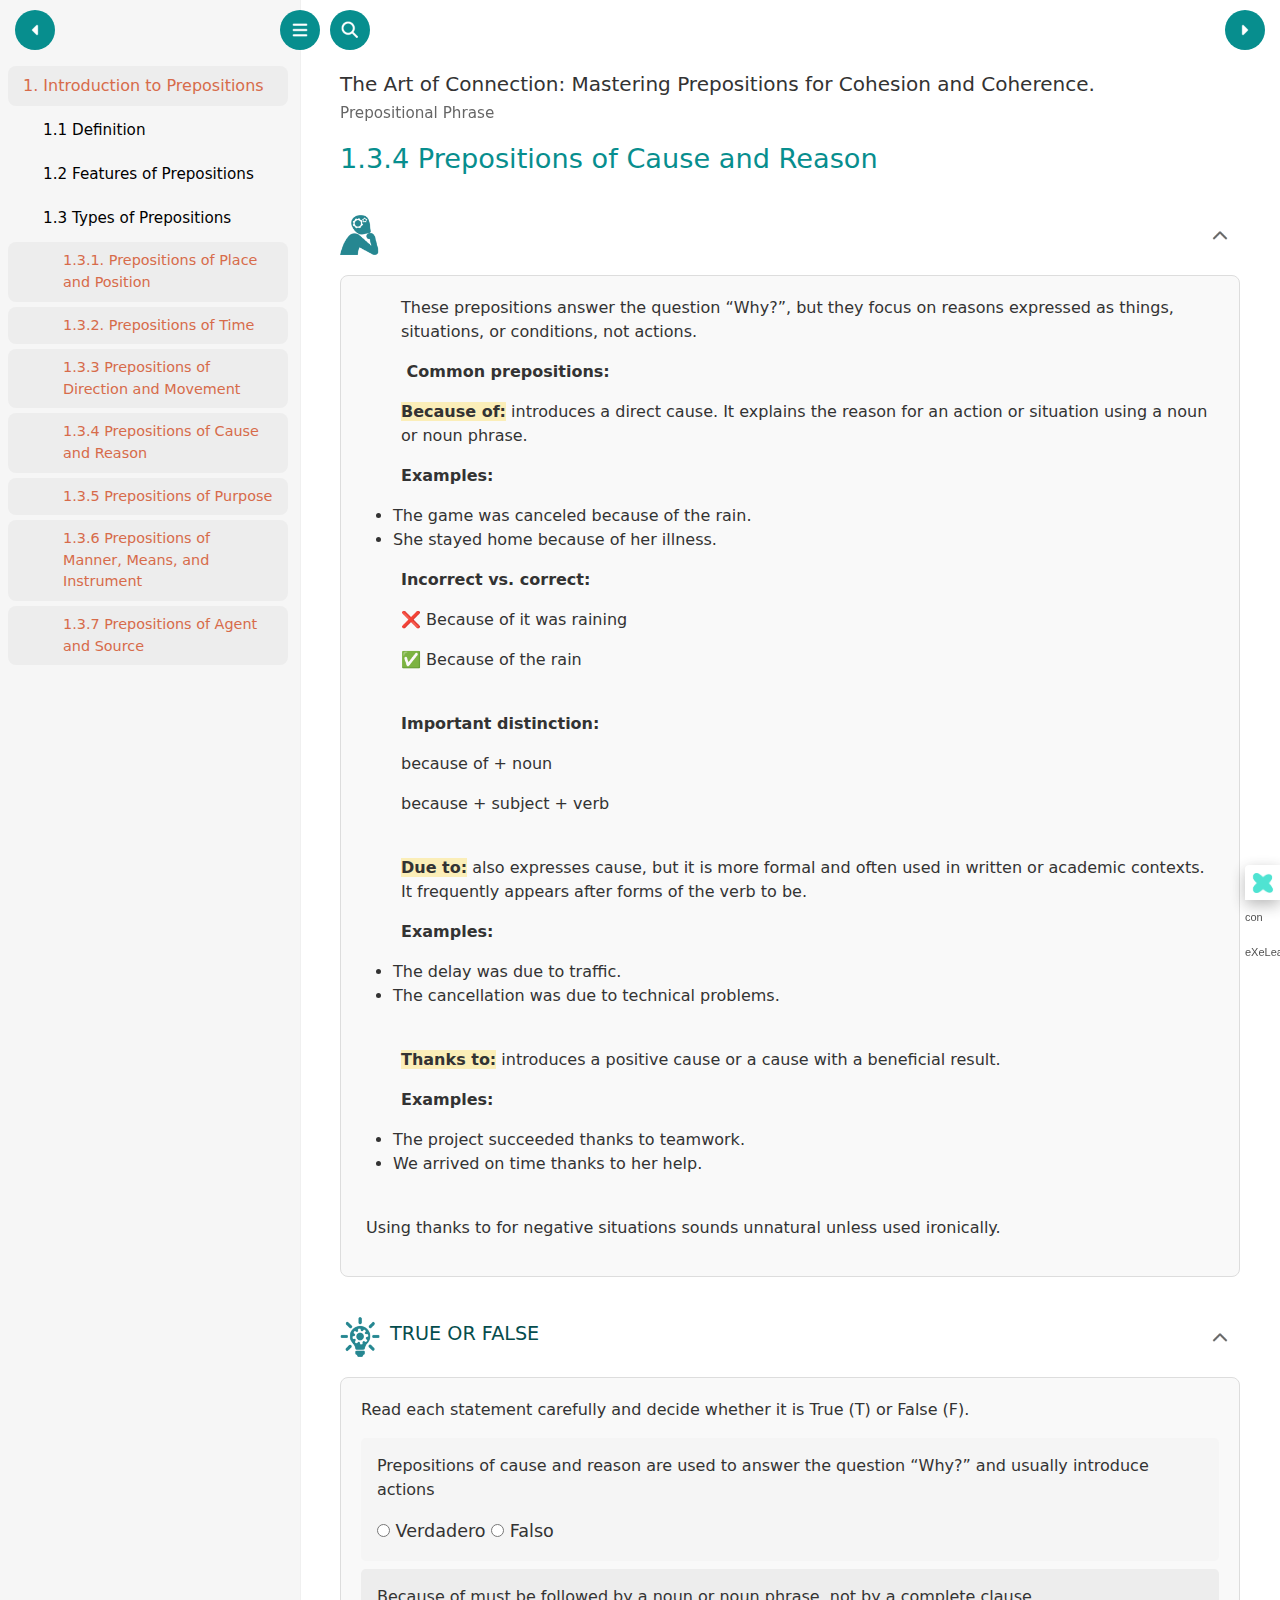
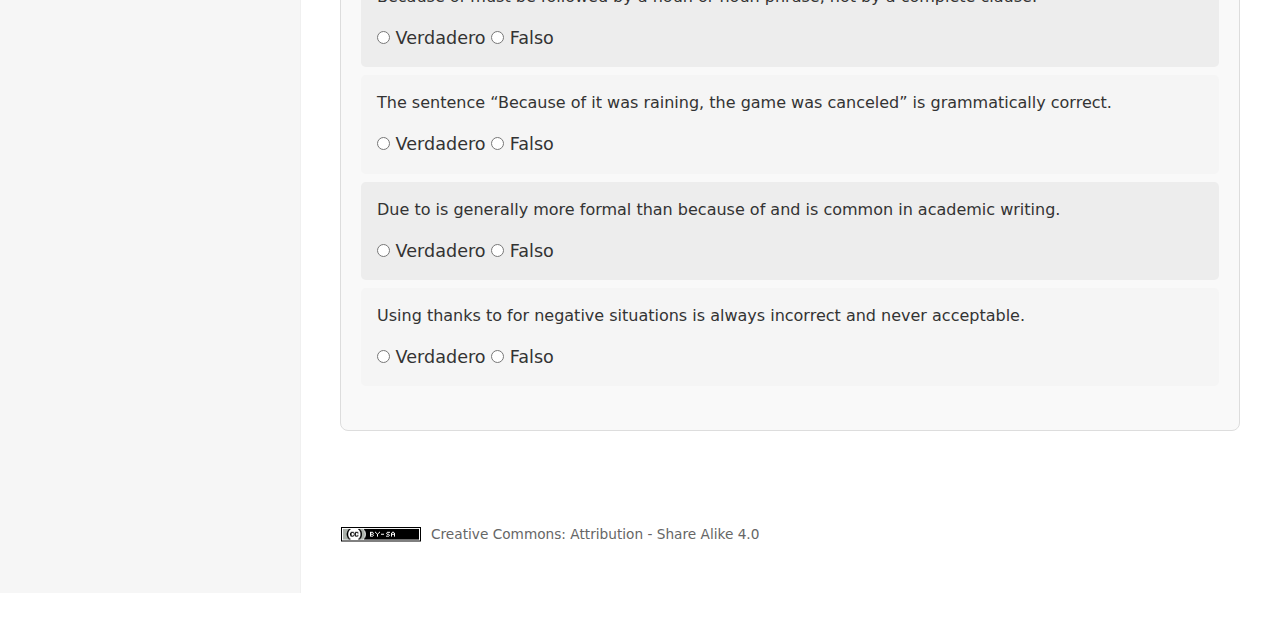
<file: html/1-3-4-prepositions-of-cause-and-reason.html>
<!DOCTYPE html>
<html lang="en" id="exe-node-20251228210648117E5M">
<head>
<meta charset="utf-8">
<meta name="generator" content="eXeLearning v3.0.1">
<meta name="viewport" content="width=device-width, initial-scale=1">
<link rel="license" type="text/html" href="https://creativecommons.org/licenses/by-sa/4.0/">
<title>1.3.4 Prepositions of Cause and Reason | The Art of Connection: Mastering Prepositions for Cohesion and Coherence.</title>
<script>document.querySelector("html").classList.add("js");</script><script src="../libs/jquery/jquery.min.js"> </script><script src="../libs/common_i18n.js"> </script><script src="../libs/common.js"> </script><script src="../libs/exe_export.js"> </script><script src="../libs/bootstrap/bootstrap.bundle.min.js"> </script><link rel="stylesheet" href="../libs/bootstrap/bootstrap.min.css">
<script src="../idevices/text/text.js"> </script><script src="../idevices/trueorfalse/trueorfalse.js"> </script><link rel="stylesheet" href="../idevices/text/text.css">
<link rel="stylesheet" href="../idevices/trueorfalse/trueorfalse.css">
<link rel="stylesheet" href="../content/css/base.css">
<script src="../theme/style.js"> </script><link rel="stylesheet" href="../theme/style.css">
<link rel="icon" type="image/x-icon" href="../libs/favicon.ico">
</head>
<body class="exe-export exe-web-site" lang="en">
<script>document.body.className+=" js"</script><div class="exe-content exe-export pre-js siteNav-hidden"> <nav id="siteNav"> <ul> <li class="current-page-parent"> <a href="../index.html" class="main-node highlighted-link daddy">1. Introduction to Prepositions</a><ul> <li> <a href="../html/1-1-definition.html" class="no-ch">1.1 Definition </a>
</li>
<li> <a href="../html/1-2-features-of-prepositions.html" class="no-ch">1.2 Features of Prepositions</a>
</li>
<li class="current-page-parent"> <a href="../html/1-3-types-of-prepositions.html" class="daddy">1.3 Types of Prepositions</a><ul> <li> <a href="../html/1-3-1-prepositions-of-place-and-position.html" class="highlighted-link no-ch">1.3.1.  Prepositions of Place and Position</a>
</li>
<li> <a href="../html/1-3-2-prepositions-of-time.html" class="highlighted-link no-ch">1.3.2.  Prepositions of Time</a>
</li>
<li> <a href="../html/1-3-3-prepositions-of-direction-and-movement.html" class="highlighted-link no-ch">1.3.3  Prepositions of Direction and Movement</a>
</li>
<li class="active"> <a href="../html/1-3-4-prepositions-of-cause-and-reason.html" class="active highlighted-link no-ch">1.3.4 Prepositions of Cause and Reason</a>
</li>
<li> <a href="../html/1-3-5-prepositions-of-purpose.html" class="highlighted-link no-ch">1.3.5 Prepositions of Purpose</a>
</li>
<li> <a href="../html/1-3-6-prepositions-of-manner-means-and-instrument.html" class="highlighted-link no-ch">1.3.6 Prepositions of Manner, Means, and Instrument</a>
</li>
<li> <a href="../html/1-3-7-prepositions-of-agent-and-source.html" class="highlighted-link no-ch">1.3.7 Prepositions of Agent and Source</a>
</li>
</ul>
</li>
</ul>
</li>
</ul></nav><main id="20251228210648117E5M" class="page"> <div id="exe-client-search" data-block-order-string="Block %e" data-no-results-string="No results." data-pages='{"20251228004952NJYGPN":{"name":"1. Introduction to Prepositions","isIndex":true,"fileName":"index.html","rootPath":"C:\\Users\\GATEWAY\\AppData\\Roaming\\exelearning\\data\\tmp\\2025\\12\\28\\20251228004951RZEZST\\tmp\\localuser\\export\\\/\/","dirPath":"C:\\Users\\GATEWAY\\AppData\\Roaming\\exelearning\\data\\tmp\\2025\\12\\28\\20251228004951RZEZST\\tmp\\localuser\\export\\\/\/","filePath":"C:\\Users\\GATEWAY\\AppData\\Roaming\\exelearning\\data\\tmp\\2025\\12\\28\\20251228004951RZEZST\\tmp\\localuser\\export\\\/\/index.html","fileUrl":"index.html","prePageId":null,"nextPageId":"202512281949308317MQ","blocks":{"20251228192226939YVK":{"name":"Prepositional Phrases","order":1,"idevices":{"20251228192226936YYF":{"order":1,"htmlView":"&lt;div class=\"exe-text-template\"&gt;&lt;div class=\"textIdeviceContent\"&gt;\n            &lt;div class=\"exe-text-activity\"&gt;\n                &lt;div&gt;&lt;p&gt;&lt;span style=\"font-size: 12pt; font-family: arial, helvetica, sans-serif;\"&gt;&lt;img src=\"https:\/\/i.fbcd.co\/products\/resized\/resized-750-500\/2109-m04-i037-n011-s-c15-engli-mainpreview-efed88b3a7da7024818a1e92757f823634ef05da423ee9ce7c193d56dce5d14c.jpg\" title=\"Preprositions\" width=\"485\" height=\"323\" alt=\"prepositions\" class=\"position-center\"&gt;&lt;\/span&gt;&lt;\/p&gt;\n&lt;p&gt;&lt;span style=\"font-size: 12pt; font-family: arial, helvetica, sans-serif;\"&gt;Prepositions are a class of functional words used to express the relationship between a noun or pronoun and another part of the sentence. They act as connectors that provide vital context regarding spatial orientation where something is, temporal sequence when something happens, or direction where something is moving. Because they often do not have a direct one-to-one translation between languages, mastering them requires understanding the specific logic of English collocations\u2014words that naturally group together. Without prepositions, sentences would lack the necessary structure to indicate how objects and ideas relate to one another in time and space.&lt;\/span&gt;&lt;strong&gt;&lt;\/strong&gt;&lt;\/p&gt;\n&lt;p&gt;&lt;strong&gt;&lt;audio controls=\"controls\" src=\"files\/tmp\/2025\/12\/28\/20251228004951RZEZST\/20251228192226936YYF\/1766968927042qn1tq732g6r.webm\" class=\"mejs__player mediaelement\"&gt;&lt;a href=\"files\/tmp\/2025\/12\/28\/20251228004951RZEZST\/20251228192226936YYF\/1766968927042qn1tq732g6r.webm\"&gt;1766968927042qn1tq732g6r.webm&lt;\/a&gt;&lt;\/audio&gt;&lt;\/strong&gt;&lt;\/p&gt;\n&lt;p&gt;&lt;strong&gt;&lt;img src=\"https:\/\/www.istockphoto.com\/es\/ilustraciones\/persona-pensando\" alt=\"\"&gt; &amp;nbsp;&lt;\/strong&gt;&lt;\/p&gt;\n&lt;p&gt;&lt;span style=\"font-family: arial, helvetica, sans-serif;\"&gt;&lt;strong&gt;Answer: What do prepositions mean to you?&lt;\/strong&gt;&lt;\/span&gt;&lt;\/p&gt;\n&lt;p&gt;&lt;span style=\"font-family: arial, helvetica, sans-serif;\"&gt;&lt;strong&gt;&lt;img src=\"https:\/\/media1.giphy.com\/media\/v1.Y2lkPTZjMDliOTUyd3hoaGdqdWt6MWRubzF1NGk2Z2Y0ZDA2aGU3dGg0c3YwZHBxd3B5NSZlcD12MV9naWZzX3NlYXJjaCZjdD1n\/TiPQa86PpufKymqPAu\/200w.gif\" width=\"200\" height=\"200\" alt=\"pensar\"&gt;&lt;\/strong&gt;&lt;\/span&gt;&lt;\/p&gt;\n&lt;p&gt;&lt;span style=\"font-family: arial, helvetica, sans-serif;\"&gt;&lt;strong&gt;&amp;nbsp;&lt;\/strong&gt;&lt;\/span&gt;&lt;\/p&gt;\n&lt;p&gt;&lt;strong&gt;&lt;br style=\"clear: both;\"&gt;&lt;\/strong&gt;&lt;\/p&gt;\n&lt;p&gt;&lt;strong&gt;&lt;img src=\"https:\/\/www.istockphoto.com\/es\/ilustraciones\/persona-pensando\" alt=\"\"&gt;&lt;\/strong&gt;&lt;\/p&gt;&lt;p class=\"clearfix\"&gt;&lt;\/p&gt;&lt;\/div&gt;\n            &lt;\/div&gt;&lt;\/div&gt;&lt;\/div&gt;","jsonProperties":"{\"ideviceId\":\"20251228192226936YYF\",\"textInfoDurationInput\":\"\",\"textInfoDurationTextInput\":\"Duraci\u00f3n\",\"textInfoParticipantsInput\":\"\",\"textInfoParticipantsTextInput\":\"Agrupamiento\",\"textTextarea\":\"&lt;p&gt;&lt;span style=\\\"font-size: 12pt; font-family: arial, helvetica, sans-serif;\\\"&gt;&lt;img src=\\\"https:\/\/i.fbcd.co\/products\/resized\/resized-750-500\/2109-m04-i037-n011-s-c15-engli-mainpreview-efed88b3a7da7024818a1e92757f823634ef05da423ee9ce7c193d56dce5d14c.jpg\\\" title=\\\"Preprositions\\\" width=\\\"485\\\" height=\\\"323\\\" alt=\\\"prepositions\\\" class=\\\"position-center\\\" \/&gt;&lt;\/span&gt;&lt;\/p&gt;\\n&lt;p&gt;&lt;span style=\\\"font-size: 12pt; font-family: arial, helvetica, sans-serif;\\\"&gt;Prepositions are a class of functional words used to express the relationship between a noun or pronoun and another part of the sentence. They act as connectors that provide vital context regarding spatial orientation where something is, temporal sequence when something happens, or direction where something is moving. Because they often do not have a direct one-to-one translation between languages, mastering them requires understanding the specific logic of English collocations\u2014words that naturally group together. Without prepositions, sentences would lack the necessary structure to indicate how objects and ideas relate to one another in time and space.&lt;\/span&gt;&lt;strong&gt;&lt;\/strong&gt;&lt;\/p&gt;\\n&lt;p&gt;&lt;strong&gt;&lt;audio controls=\\\"controls\\\" src=\\\"files\/tmp\/2025\/12\/28\/20251228004951RZEZST\/20251228192226936YYF\/1766968927042qn1tq732g6r.webm\\\" class=\\\"mejs__player mediaelement\\\"&gt;&lt;a href=\\\"files\/tmp\/2025\/12\/28\/20251228004951RZEZST\/20251228192226936YYF\/1766968927042qn1tq732g6r.webm\\\"&gt;1766968927042qn1tq732g6r.webm&lt;\/a&gt;&lt;\/audio&gt;&lt;\/strong&gt;&lt;\/p&gt;\\n&lt;p&gt;&lt;strong&gt;&lt;img src=\\\"https:\/\/www.istockphoto.com\/es\/ilustraciones\/persona-pensando\\\" alt=\\\"\\\" \/&gt; \u00a0&lt;\/strong&gt;&lt;\/p&gt;\\n&lt;p&gt;&lt;span style=\\\"font-family: arial, helvetica, sans-serif;\\\"&gt;&lt;strong&gt;Answer: What do prepositions mean to you?&lt;\/strong&gt;&lt;\/span&gt;&lt;\/p&gt;\\n&lt;p&gt;&lt;span style=\\\"font-family: arial, helvetica, sans-serif;\\\"&gt;&lt;strong&gt;&lt;img src=\\\"https:\/\/media1.giphy.com\/media\/v1.Y2lkPTZjMDliOTUyd3hoaGdqdWt6MWRubzF1NGk2Z2Y0ZDA2aGU3dGg0c3YwZHBxd3B5NSZlcD12MV9naWZzX3NlYXJjaCZjdD1n\/TiPQa86PpufKymqPAu\/200w.gif\\\" width=\\\"200\\\" height=\\\"200\\\" alt=\\\"pensar\\\" \/&gt;&lt;\/strong&gt;&lt;\/span&gt;&lt;\/p&gt;\\n&lt;p&gt;&lt;span style=\\\"font-family: arial, helvetica, sans-serif;\\\"&gt;&lt;strong&gt;\u00a0&lt;\/strong&gt;&lt;\/span&gt;&lt;\/p&gt;\\n&lt;p&gt;&lt;strong&gt;&lt;br style=\\\"clear: both;\\\" \/&gt;&lt;\/strong&gt;&lt;\/p&gt;\\n&lt;p&gt;&lt;strong&gt;&lt;img src=\\\"https:\/\/www.istockphoto.com\/es\/ilustraciones\/persona-pensando\\\" alt=\\\"\\\" \/&gt;&lt;\/strong&gt;&lt;\/p&gt;\",\"textFeedbackInput\":\"Mostrar retroalimentaci\u00f3n\",\"textFeedbackTextarea\":\"\"}"}}}}},"202512281949308317MQ":{"name":"1.1 Definition ","isIndex":false,"fileName":"1-1-definition.html","rootPath":"C:\\Users\\GATEWAY\\AppData\\Roaming\\exelearning\\data\\tmp\\2025\\12\\28\\20251228004951RZEZST\\tmp\\localuser\\export\\\/\/","dirPath":"C:\\Users\\GATEWAY\\AppData\\Roaming\\exelearning\\data\\tmp\\2025\\12\\28\\20251228004951RZEZST\\tmp\\localuser\\export\\\/\/html\\","filePath":"C:\\Users\\GATEWAY\\AppData\\Roaming\\exelearning\\data\\tmp\\2025\\12\\28\\20251228004951RZEZST\\tmp\\localuser\\export\\\/\/html\\1-1-definition.html","fileUrl":"html\/1-1-definition.html","prePageId":"20251228004952NJYGPN","nextPageId":"202512281959305029B9","blocks":{"2025122819514376770Q":{"name":"","order":1,"idevices":{"20251228195143765PTP":{"order":1,"htmlView":"&lt;div class=\"exe-text-template\"&gt;&lt;div class=\"textIdeviceContent\"&gt;\n            &lt;div class=\"exe-text-activity\"&gt;\n                &lt;div&gt;&lt;p&gt;A prepositional phrase is a fundamental syntactic unit that functions as a modifier to provide specific contextual details within a sentence. According to Quirk et al. (1985), the structure is formally defined as a preposition followed by a prepositional complement, typically a noun phrase known as the object of the preposition. These phrases may include various internal modifiers\u2014such as articles, adjectives, or possessives\u2014to further specify the object. Linguistically, their primary role is to serve as either adjectival modifiers to describe a noun or as adverbial adjuncts (Huddleston &amp;amp; Pullum, 2002) to clarify the time, place, manner, or reason of an action, thereby enabling the high level of precision and detail required for effective communication in a globalized world.&lt;\/p&gt;&lt;p class=\"clearfix\"&gt;&lt;\/p&gt;&lt;\/div&gt;\n            &lt;\/div&gt;&lt;\/div&gt;&lt;\/div&gt;","jsonProperties":"{\"ideviceId\":\"20251228195143765PTP\",\"textInfoDurationInput\":\"\",\"textInfoDurationTextInput\":\"Duraci\u00f3n\",\"textInfoParticipantsInput\":\"\",\"textInfoParticipantsTextInput\":\"Agrupamiento\",\"textTextarea\":\"&lt;p&gt;A prepositional phrase is a fundamental syntactic unit that functions as a modifier to provide specific contextual details within a sentence. According to Quirk et al. (1985), the structure is formally defined as a preposition followed by a prepositional complement, typically a noun phrase known as the object of the preposition. These phrases may include various internal modifiers\u2014such as articles, adjectives, or possessives\u2014to further specify the object. Linguistically, their primary role is to serve as either adjectival modifiers to describe a noun or as adverbial adjuncts (Huddleston &amp;amp; Pullum, 2002) to clarify the time, place, manner, or reason of an action, thereby enabling the high level of precision and detail required for effective communication in a globalized world.&lt;\/p&gt;\",\"textFeedbackInput\":\"Mostrar retroalimentaci\u00f3n\",\"textFeedbackTextarea\":\"\"}"}}},"20251228195256390O5D":{"name":"","order":2,"idevices":{"20251228195256387C9W":{"order":1,"htmlView":"&lt;div class=\"flipcards-IDevice\"&gt;&lt;div class=\"game-evaluation-ids js-hidden\" data-id=\"20251228195256387C9W\" data-evaluationb=\"false\" data-evaluationid=\"20251228004951EMEJNT\"&gt;&lt;\/div&gt;&lt;div class=\"flipcards-instructions\"&gt;&lt;p&gt;Pulsa sobre las tarjetas para descubrir qu\u00e9 esconden.&lt;\/p&gt;&lt;\/div&gt;&lt;div class=\"flipcards-DataGame js-hidden\"&gt;{\"typeGame\":\"FlipCards\",\"author\":\"\",\"randomCards\":true,\"instructions\":\"&lt;p&gt;Pulsa sobre las tarjetas para descubrir qu\u00e9 esconden.&lt;\/p&gt;\",\"showMinimize\":false,\"itinerary\":{\"showClue\":false,\"clueGame\":\"\",\"percentageClue\":40,\"showCodeAccess\":false,\"codeAccess\":\"\",\"messageCodeAccess\":\"\"},\"cardsGame\":[{\"url\":\"files\/tmp\/2025\/12\/28\/20251228004951RZEZST\/20251228195256387C9W\/\/images.png\",\"x\":0.5678429439150053,\"y\":0.7313218281186861,\"author\":\"\",\"alt\":\"\",\"audio\":\"\",\"color\":\"#000000\",\"backcolor\":\"#ffffff\",\"eText\":\"What%20is%20the%20structure%20of%20the%20prepositions%3F%20\",\"urlBk\":\"\",\"xBk\":0,\"yBk\":0,\"authorBk\":\"\",\"altBk\":\"\",\"audioBk\":\"\",\"colorBk\":\"#030303\",\"backcolorBk\":\"#ffffff\",\"eTextBk\":\"Preposition%20%2B%20Object%3A%20%20in%20the%20room%2C%20after%20the%20class%2C%20interested%20in%20music\"}],\"isScorm\":0,\"textButtonScorm\":\"Guardar la puntuaci\u00f3n\",\"repeatActivity\":true,\"weighted\":100,\"textAfter\":\"\",\"percentajeCards\":70,\"version\":1.3,\"type\":0,\"showSolution\":true,\"timeShowSolution\":3,\"time\":3,\"evaluation\":false,\"evaluationID\":\"20251228004951EMEJNT\",\"imgCard\":\"\",\"id\":\"20251228195256387C9W\",\"msgs\":{\"msgSubmit\":\"Enviar\",\"msgClue\":\"\u00a1Genial! La pista es:\",\"msgCodeAccess\":\"C\u00f3digo de acceso\",\"msgPlayAgain\":\"Jugar otra vez\",\"msgPlayStart\":\"Pulse aqu\u00ed para jugar\",\"msgScore\":\"Puntuaci\u00f3n\",\"msgWeight\":\"Peso\",\"msgErrors\":\"Errores\",\"msgHits\":\"Aciertos\",\"msgMinimize\":\"Minimizar\",\"msgMaximize\":\"Maximizar\",\"msgCool\":\"\u00a1Bien!\",\"msgFullScreen\":\"Pantalla Completa\",\"msgExitFullScreen\":\"Salir del modo pantalla completa\",\"msgSuccesses\":\"\u00a1Correcto! | \u00a1Excelente! | \u00a1Genial! | \u00a1Muy bien! | \u00a1Perfecto!\",\"msgFailures\":\"\u00a1No era eso! | \u00a1Incorrecto! | \u00a1No es correcto! | \u00a1Lo sentimos! | \u00a1Error!\",\"msgNoImage\":\"Pregunta sin im\u00e1genes\",\"msgEndGameScore\":\"Antes de guardar la puntuaci\u00f3n comience la partida.\",\"msgScoreScorm\":\"La puntuaci\u00f3n no se puede guardar porque esta p\u00e1gina no forma parte  de un paquete SCORM.\",\"msgOnlySaveScore\":\"\u00a1Solo puede guardar la puntuaci\u00f3n una vez!\",\"msgOnlySave\":\"Solo puede guardar una vez\",\"msgInformation\":\"Informaci\u00f3n\",\"msgYouScore\":\"Su puntuaci\u00f3n\",\"msgAuthor\":\"Autor\u00eda\",\"msgOnlySaveAuto\":\"Su puntuaci\u00f3n se guardar\u00e1 despu\u00e9s de cada pregunta. Solo puede jugar una vez.\",\"msgSaveAuto\":\"Su puntuaci\u00f3n se guardar\u00e1 autom\u00e1ticamente despu\u00e9s de cada pregunta.\",\"msgSeveralScore\":\"Puede guardar la puntuaci\u00f3n tantas veces como quiera\",\"msgYouLastScore\":\"La \u00faltima puntuaci\u00f3n guardada es\",\"msgActityComply\":\"Ya ha realizado esta actividad.\",\"msgPlaySeveralTimes\":\"Puede realizar esta actividad cuantas veces quiera\",\"msgClose\":\"Cerrar\",\"msgAudio\":\"Audio\",\"msgPreviousCard\":\"Anterior\",\"msgNextCard\":\"Siguiente\",\"msgNumQuestions\":\"N\u00famero de tarjetas\",\"msgTrue\":\"Verdadero\",\"msgFalse\":\"Falso\",\"msgTryAgain\":\"Necesitas al menos %s% de respuestas correctas para obtener la informaci\u00f3n. Int\u00e9ntalo de nuevo.\",\"mgsAllQuestions\":\"\u00a1Completadas las preguntas!\",\"msgTrue1\":\"Has acertado. Es la cara correcta.\",\"msgTrue2\":\"Has fallado. No es la cara correcta.\",\"msgFalse1\":\"Has acertado. No es la cara correcta.\",\"msgFalse2\":\"Has fallado. Es la cara correcta.\",\"mgsClickCard\":\"Pulsa en la tarjeta\",\"msgEndTime\":\"Acab\u00f3 el tiempo de juego. Tu puntuaci\u00f3n es %s.\",\"msgEnd\":\"Finalizar\",\"msgEndGameM\":\"Has completado el juego. Tu puntuaci\u00f3n es %s.\",\"msgUncompletedActivity\":\"Actividad no completada\",\"msgSuccessfulActivity\":\"Actividad superada. Puntuaci\u00f3n: %s\",\"msgUnsuccessfulActivity\":\"Actividad no superada. Puntuaci\u00f3n: %s\",\"msgTypeGame\":\"Tarjetas de memoria\"}}&lt;\/div&gt;&lt;a href=\"files\/tmp\/2025\/12\/28\/20251228004951RZEZST\/20251228195256387C9W\/\/images.png\" class=\"js-hidden flipcards-LinkImages\"&gt;0&lt;\/a&gt;&lt;div class=\"flipcards-bns js-hidden\"&gt;Su navegador no es compatible con esta herramienta.&lt;\/div&gt;&lt;\/div&gt;","jsonProperties":null}}}}},"202512281959305029B9":{"name":"1.2 Features of Prepositions","isIndex":false,"fileName":"1-2-features-of-prepositions.html","rootPath":"C:\\Users\\GATEWAY\\AppData\\Roaming\\exelearning\\data\\tmp\\2025\\12\\28\\20251228004951RZEZST\\tmp\\localuser\\export\\\/\/","dirPath":"C:\\Users\\GATEWAY\\AppData\\Roaming\\exelearning\\data\\tmp\\2025\\12\\28\\20251228004951RZEZST\\tmp\\localuser\\export\\\/\/html\\","filePath":"C:\\Users\\GATEWAY\\AppData\\Roaming\\exelearning\\data\\tmp\\2025\\12\\28\\20251228004951RZEZST\\tmp\\localuser\\export\\\/\/html\\1-2-features-of-prepositions.html","fileUrl":"html\/1-2-features-of-prepositions.html","prePageId":"202512281949308317MQ","nextPageId":"20251228203328220QW1","blocks":{"20251228202830295M7H":{"name":"","order":1,"idevices":{"20251228202830292KHM":{"order":1,"htmlView":"&lt;div class=\"exe-magnifier-container\"&gt;\n    &lt;div class=\"MNF-MainContainer\" id=\"mnfPMainContainer-20251228202830292KHM\" style=\"display:flex; flex-direction:column; align-items:flex-start;\"&gt;\n        &lt;div class=\"MNF-instructions\" style=\"flex:1; text-align:left; margin:0 0 1rem;\"&gt;\n            &lt;p&gt;&lt;audio controls=\"controls\" src=\"files\/tmp\/2025\/12\/28\/20251228004951RZEZST\/20251228202830292KHM\/17669718909307u9mjhky5dg.webm\"&gt;&lt;a href=\"files\/tmp\/2025\/12\/28\/20251228004951RZEZST\/20251228202830292KHM\/17669718909307u9mjhky5dg.webm\"&gt;17669718909307u9mjhky5dg.webm&lt;\/a&gt;&lt;\/audio&gt;&lt;\/p&gt;\n        &lt;\/div&gt;\n        &lt;div id=\"mnfPNotImage-20251228202830292KHM\" style=\"display:none\"&gt;&lt;p&gt;La imagen no est\u00e1 disponible&lt;\/p&gt;&lt;\/div&gt;\n        &lt;div class=\"MNF-image-wrapper\" id=\"image-wrapper-20251228202830292KHM\" style=\"flex-shrink:0;\"&gt;\n            &lt;a href=\"#\" class=\"MNF-FullLinkImage\" title=\"Pantalla completa\" aria-label=\"Pantalla completa\"&gt;\n                &lt;div class=\"MNF-FullImage MNF-Activo\" aria-hidden=\"true\"&gt;&lt;\/div&gt;\n                &lt;span class=\"sr-av\"&gt;Pantalla completa&lt;\/span&gt;\n            &lt;\/a&gt;\n            &lt;div class=\"ImageMagnifierIdevice\"&gt;\n                &lt;div class=\"image-thumbnail\" id=\"image-thumbnail-20251228202830292KHM\"&gt;\n                    &lt;div style=\"position: relative; display: block; width:400; height: auto; margin-bottom: 50px;\"&gt;\n                        &lt;img id=\"magnifier-20251228202830292KHM\"\n                             src=\"files\/tmp\/2025\/12\/28\/20251228004951RZEZST\/20251228202830292KHM\/\/Captura_de_pantalla_2025-12-28_202643_1.png\"\n                             data-magnifysrc=\"files\/tmp\/2025\/12\/28\/20251228004951RZEZST\/20251228202830292KHM\/\/Captura_de_pantalla_2025-12-28_202643_1.png\"\n                             width=\"400\"\n                             data-size=\"2\"\n                             data-zoom=\"250\"&gt;\n                    &lt;\/div&gt;\n                &lt;\/div&gt;\n            &lt;\/div&gt;\n        &lt;\/div&gt;\n    &lt;\/div&gt;&lt;\/div&gt;","jsonProperties":"{\"id\":\"20251228202830292KHM\",\"typeGame\":\"magnifier\",\"textTextarea\":\"&lt;p&gt;&lt;audio controls=\\\"controls\\\" src=\\\"files\/tmp\/2025\/12\/28\/20251228004951RZEZST\/20251228202830292KHM\/17669718909307u9mjhky5dg.webm\\\"&gt;&lt;a href=\\\"files\/tmp\/2025\/12\/28\/20251228004951RZEZST\/20251228202830292KHM\/17669718909307u9mjhky5dg.webm\\\"&gt;17669718909307u9mjhky5dg.webm&lt;\/a&gt;&lt;\/audio&gt;&lt;\/p&gt;\",\"isDefaultImage\":\"0\",\"imageResource\":\"files\/tmp\/2025\/12\/28\/20251228004951RZEZST\/20251228202830292KHM\/\/Captura_de_pantalla_2025-12-28_202643_1.png\",\"defaultImage\":\"http:\/\/localhost:41309\/files\/perm\/idevices\/base\/magnifier\/edition\/hood.jpg\",\"height\":\"\",\"width\":\"400\",\"align\":\"none\",\"initialZSize\":\"250\",\"maxZSize\":600,\"glassSize\":\"2\",\"ideviceId\":\"20251228202830292KHM\"}"}}}}},"20251228203328220QW1":{"name":"1.3 Types of Prepositions","isIndex":false,"fileName":"1-3-types-of-prepositions.html","rootPath":"C:\\Users\\GATEWAY\\AppData\\Roaming\\exelearning\\data\\tmp\\2025\\12\\28\\20251228004951RZEZST\\tmp\\localuser\\export\\\/\/","dirPath":"C:\\Users\\GATEWAY\\AppData\\Roaming\\exelearning\\data\\tmp\\2025\\12\\28\\20251228004951RZEZST\\tmp\\localuser\\export\\\/\/html\\","filePath":"C:\\Users\\GATEWAY\\AppData\\Roaming\\exelearning\\data\\tmp\\2025\\12\\28\\20251228004951RZEZST\\tmp\\localuser\\export\\\/\/html\\1-3-types-of-prepositions.html","fileUrl":"html\/1-3-types-of-prepositions.html","prePageId":"202512281959305029B9","nextPageId":"20251228210323790S8O","blocks":{"20251228205705569DAR":{"name":"Introduction","order":1,"idevices":{"20251228205705566FLR":{"order":1,"htmlView":"&lt;div class=\"exe-text-template\"&gt;&lt;div class=\"textIdeviceContent\"&gt;\n            &lt;div class=\"exe-text-activity\"&gt;\n                &lt;div&gt;&lt;p&gt;Linguistically, prepositions are relational heads that link a noun phrase to the rest of the sentence. They are classified into four primary categories based on the type of relationship they establish:&lt;\/p&gt;\n&lt;p&gt;&amp;nbsp;&lt;iframe width=\"300\" height=\"150\" style=\"display: block; margin-left: auto; margin-right: auto; width: 355px; height: 177px;\" src=\"https:\/\/www.youtube.com\/embed\/HRZZIwIHeUM\" allowfullscreen=\"allowfullscreen\"&gt;&lt;\/iframe&gt;&lt;\/p&gt;\n&lt;p&gt;&lt;\/p&gt;&lt;p class=\"clearfix\"&gt;&lt;\/p&gt;&lt;\/div&gt;\n            &lt;\/div&gt;&lt;\/div&gt;&lt;\/div&gt;","jsonProperties":"{\"ideviceId\":\"20251228205705566FLR\",\"textInfoDurationInput\":\"\",\"textInfoDurationTextInput\":\"Duraci\u00f3n\",\"textInfoParticipantsInput\":\"\",\"textInfoParticipantsTextInput\":\"Agrupamiento\",\"textTextarea\":\"&lt;p&gt;Linguistically, prepositions are relational heads that link a noun phrase to the rest of the sentence. They are classified into four primary categories based on the type of relationship they establish:&lt;\/p&gt;\\n&lt;p&gt;\u00a0&lt;iframe width=\\\"300\\\" height=\\\"150\\\" style=\\\"display: block; margin-left: auto; margin-right: auto; width: 355px; height: 177px;\\\" src=\\\"https:\/\/www.youtube.com\/embed\/HRZZIwIHeUM\\\" allowfullscreen=\\\"allowfullscreen\\\"&gt;&lt;\/iframe&gt;&lt;\/p&gt;\\n&lt;p&gt;&lt;\/p&gt;\",\"textFeedbackInput\":\"Mostrar retroalimentaci\u00f3n\",\"textFeedbackTextarea\":\"\"}"}}}}},"20251228210323790S8O":{"name":"1.3.1.  Prepositions of Place and Position","isIndex":false,"fileName":"1-3-1-prepositions-of-place-and-position.html","rootPath":"C:\\Users\\GATEWAY\\AppData\\Roaming\\exelearning\\data\\tmp\\2025\\12\\28\\20251228004951RZEZST\\tmp\\localuser\\export\\\/\/","dirPath":"C:\\Users\\GATEWAY\\AppData\\Roaming\\exelearning\\data\\tmp\\2025\\12\\28\\20251228004951RZEZST\\tmp\\localuser\\export\\\/\/html\\","filePath":"C:\\Users\\GATEWAY\\AppData\\Roaming\\exelearning\\data\\tmp\\2025\\12\\28\\20251228004951RZEZST\\tmp\\localuser\\export\\\/\/html\\1-3-1-prepositions-of-place-and-position.html","fileUrl":"html\/1-3-1-prepositions-of-place-and-position.html","prePageId":"20251228203328220QW1","nextPageId":"202512282103426425I4","blocks":{"20251228210758460HHK":{"name":"Click the highlited words","order":1,"idevices":{"202512282107584571NL":{"order":1,"htmlView":"&lt;div class=\"exe-text-template\"&gt;&lt;div class=\"textIdeviceContent\"&gt;\n            &lt;div class=\"exe-text-activity\"&gt;\n                &lt;div&gt;&lt;p style=\"padding-left: 40px;\"&gt;Prepositions of place indicate the physical or relative location of a person, object, or place in relation to another element.&lt;\/p&gt;\n&lt;p style=\"padding-left: 40px;\"&gt;&lt;br&gt;&lt;strong&gt;Common prepositions of place:&lt;\/strong&gt;&lt;br&gt;&amp;nbsp;in, on, at, under, above, below, between, behind, in front of, next to, near&lt;\/p&gt;\n&lt;p style=\"padding-left: 40px;\"&gt;&lt;br&gt;&lt;\/p&gt;\n&lt;p style=\"padding-left: 40px;\"&gt;&lt;strong&gt;Core Prepositions:&amp;nbsp;&lt;\/strong&gt;&lt;\/p&gt;\n&lt;p style=\"padding-left: 40px;\"&gt;&lt;strong&gt;&lt;a title=\"Examples\" class=\"exe-dialog-link\" rel=\"lightbox\" href=\"#t29d39f63-def3-866a-56c3-d2bb3e49383c\" id=\"link29d39f63-def3-866a-56c3-d2bb3e49383c\"&gt;&lt;span style=\"background-color: #fbeeb8;\"&gt;IN&lt;\/span&gt;&lt;\/a&gt;&lt;\/strong&gt;&lt;\/p&gt;\n&lt;p style=\"padding-left: 40px;\"&gt;Used for enclosed spaces, large areas, and three-dimensional locations.&lt;\/p&gt;\n&lt;p style=\"padding-left: 40px;\"&gt;&lt;a title=\"&amp;nbsp;Examples:\" class=\"exe-dialog-link\" rel=\"lightbox\" href=\"#td7ea4778-1a16-c230-3e69-f0be199b872e\" id=\"linkd7ea4778-1a16-c230-3e69-f0be199b872e\"&gt;&lt;span style=\"background-color: #fbeeb8;\"&gt;&lt;strong&gt;ON&lt;\/strong&gt;&lt;\/span&gt;&lt;\/a&gt;&lt;br&gt;&amp;nbsp;Used for surfaces or contact with a surface.&lt;\/p&gt;\n&lt;p style=\"padding-left: 40px;\"&gt;&lt;br&gt;&lt;a title=\"&amp;nbsp;Examples: \" class=\"exe-dialog-link\" rel=\"lightbox\" href=\"#t12a5e60f-7d2b-997a-9308-e50b74c84765\" id=\"link12a5e60f-7d2b-997a-9308-e50b74c84765\"&gt;&lt;strong&gt;&lt;span style=\"background-color: #fbeeb8;\"&gt;AT&lt;\/span&gt;&lt;\/strong&gt;&lt;\/a&gt;&lt;br&gt;Used for specific points or exact locations.&lt;br&gt;&lt;br&gt;&lt;\/p&gt;\n&lt;p style=\"padding-left: 40px;\"&gt;&lt;strong&gt;Function:&lt;\/strong&gt;&lt;\/p&gt;\n&lt;ul&gt;\n&lt;li&gt;Describe static position&lt;\/li&gt;\n&lt;li&gt;Specify spatial relationships&lt;\/li&gt;\n&lt;li&gt;Answer the question Where?&lt;\/li&gt;\n&lt;\/ul&gt;\n&lt;p style=\"padding-left: 40px;\"&gt;&lt;strong&gt;Examples:&lt;\/strong&gt;&lt;\/p&gt;\n&lt;ul&gt;\n&lt;li&gt;The documents are &lt;strong&gt;on &lt;\/strong&gt;the desk.&lt;\/li&gt;\n&lt;li&gt;She is waiting &lt;strong&gt;at &lt;\/strong&gt;the entrance.&lt;\/li&gt;\n&lt;li&gt;The office is &lt;strong&gt;between &lt;\/strong&gt;the bank and the pharmacy.&lt;\/li&gt;\n&lt;\/ul&gt;\n&lt;div id=\"t29d39f63-def3-866a-56c3-d2bb3e49383c\" class=\"exe-dialog-text js-hidden\"&gt;\n&lt;p&gt;in a room, in a city, in a country&lt;\/p&gt;\n&lt;\/div&gt;\n&lt;div id=\"td7ea4778-1a16-c230-3e69-f0be199b872e\" class=\"exe-dialog-text js-hidden\"&gt;\n&lt;p&gt;on the table, on the wall, on the floor&lt;\/p&gt;\n&lt;\/div&gt;\n&lt;div id=\"t12a5e60f-7d2b-997a-9308-e50b74c84765\" class=\"exe-dialog-text js-hidden\"&gt;\n&lt;p&gt;at the door, at school, at the bus stop&lt;\/p&gt;\n&lt;\/div&gt;&lt;p class=\"clearfix\"&gt;&lt;\/p&gt;&lt;\/div&gt;\n            &lt;\/div&gt;&lt;\/div&gt;&lt;\/div&gt;","jsonProperties":"{\"ideviceId\":\"202512282107584571NL\",\"textInfoDurationInput\":\"\",\"textInfoDurationTextInput\":\"Duraci\u00f3n\",\"textInfoParticipantsInput\":\"\",\"textInfoParticipantsTextInput\":\"Agrupamiento\",\"textTextarea\":\"&lt;p style=\\\"padding-left: 40px;\\\"&gt;Prepositions of place indicate the physical or relative location of a person, object, or place in relation to another element.&lt;\/p&gt;\\n&lt;p style=\\\"padding-left: 40px;\\\"&gt;&lt;br \/&gt;&lt;strong&gt;Common prepositions of place:&lt;\/strong&gt;&lt;br \/&gt;\u00a0in, on, at, under, above, below, between, behind, in front of, next to, near&lt;\/p&gt;\\n&lt;p style=\\\"padding-left: 40px;\\\"&gt;&lt;br \/&gt;&lt;\/p&gt;\\n&lt;p style=\\\"padding-left: 40px;\\\"&gt;&lt;strong&gt;Core Prepositions:\u00a0&lt;\/strong&gt;&lt;\/p&gt;\\n&lt;p style=\\\"padding-left: 40px;\\\"&gt;&lt;strong&gt;&lt;a title=\\\"Examples\\\" class=\\\"exe-dialog-link\\\" rel=\\\"lightbox\\\" href=\\\"#t29d39f63-def3-866a-56c3-d2bb3e49383c\\\" id=\\\"link29d39f63-def3-866a-56c3-d2bb3e49383c\\\"&gt;&lt;span style=\\\"background-color: #fbeeb8;\\\"&gt;IN&lt;\/span&gt;&lt;\/a&gt;&lt;\/strong&gt;&lt;\/p&gt;\\n&lt;p style=\\\"padding-left: 40px;\\\"&gt;Used for enclosed spaces, large areas, and three-dimensional locations.&lt;\/p&gt;\\n&lt;p style=\\\"padding-left: 40px;\\\"&gt;&lt;a title=\\\"\u00a0Examples:\\\" class=\\\"exe-dialog-link\\\" rel=\\\"lightbox\\\" href=\\\"#td7ea4778-1a16-c230-3e69-f0be199b872e\\\" id=\\\"linkd7ea4778-1a16-c230-3e69-f0be199b872e\\\"&gt;&lt;span style=\\\"background-color: #fbeeb8;\\\"&gt;&lt;strong&gt;ON&lt;\/strong&gt;&lt;\/span&gt;&lt;\/a&gt;&lt;br \/&gt;\u00a0Used for surfaces or contact with a surface.&lt;\/p&gt;\\n&lt;p style=\\\"padding-left: 40px;\\\"&gt;&lt;br \/&gt;&lt;a title=\\\"\u00a0Examples: \\\" class=\\\"exe-dialog-link\\\" rel=\\\"lightbox\\\" href=\\\"#t12a5e60f-7d2b-997a-9308-e50b74c84765\\\" id=\\\"link12a5e60f-7d2b-997a-9308-e50b74c84765\\\"&gt;&lt;strong&gt;&lt;span style=\\\"background-color: #fbeeb8;\\\"&gt;AT&lt;\/span&gt;&lt;\/strong&gt;&lt;\/a&gt;&lt;br \/&gt;Used for specific points or exact locations.&lt;br \/&gt;&lt;br \/&gt;&lt;\/p&gt;\\n&lt;p style=\\\"padding-left: 40px;\\\"&gt;&lt;strong&gt;Function:&lt;\/strong&gt;&lt;\/p&gt;\\n&lt;ul&gt;\\n&lt;li&gt;Describe static position&lt;\/li&gt;\\n&lt;li&gt;Specify spatial relationships&lt;\/li&gt;\\n&lt;li&gt;Answer the question Where?&lt;\/li&gt;\\n&lt;\/ul&gt;\\n&lt;p style=\\\"padding-left: 40px;\\\"&gt;&lt;strong&gt;Examples:&lt;\/strong&gt;&lt;\/p&gt;\\n&lt;ul&gt;\\n&lt;li&gt;The documents are &lt;strong&gt;on &lt;\/strong&gt;the desk.&lt;\/li&gt;\\n&lt;li&gt;She is waiting &lt;strong&gt;at &lt;\/strong&gt;the entrance.&lt;\/li&gt;\\n&lt;li&gt;The office is &lt;strong&gt;between &lt;\/strong&gt;the bank and the pharmacy.&lt;\/li&gt;\\n&lt;\/ul&gt;\\n&lt;div id=\\\"t29d39f63-def3-866a-56c3-d2bb3e49383c\\\" class=\\\"exe-dialog-text js-hidden\\\"&gt;\\n&lt;p&gt;in a room, in a city, in a country&lt;\/p&gt;\\n&lt;\/div&gt;\\n&lt;div id=\\\"td7ea4778-1a16-c230-3e69-f0be199b872e\\\" class=\\\"exe-dialog-text js-hidden\\\"&gt;\\n&lt;p&gt;on the table, on the wall, on the floor&lt;\/p&gt;\\n&lt;\/div&gt;\\n&lt;div id=\\\"t12a5e60f-7d2b-997a-9308-e50b74c84765\\\" class=\\\"exe-dialog-text js-hidden\\\"&gt;\\n&lt;p&gt;at the door, at school, at the bus stop&lt;\/p&gt;\\n&lt;\/div&gt;\",\"textFeedbackInput\":\"Mostrar retroalimentaci\u00f3n\",\"textFeedbackTextarea\":\"\"}"}}},"20251228212349997DO6":{"name":"","order":2,"idevices":{"20251228212349994UH6":{"order":1,"htmlView":"&lt;div class=\"exe-magnifier-container\"&gt;\n    &lt;div class=\"MNF-MainContainer\" id=\"mnfPMainContainer-20251228212349994UH6\" style=\"display:flex; flex-direction:column; align-items:flex-start;\"&gt;\n        &lt;div class=\"MNF-instructions\" style=\"flex:1; text-align:left; margin:0 0 1rem;\"&gt;\n            \n        &lt;\/div&gt;\n        &lt;div id=\"mnfPNotImage-20251228212349994UH6\" style=\"display:none\"&gt;&lt;p&gt;La imagen no est\u00e1 disponible&lt;\/p&gt;&lt;\/div&gt;\n        &lt;div class=\"MNF-image-wrapper\" id=\"image-wrapper-20251228212349994UH6\" style=\"flex-shrink:0;\"&gt;\n            &lt;a href=\"#\" class=\"MNF-FullLinkImage\" title=\"Pantalla completa\" aria-label=\"Pantalla completa\"&gt;\n                &lt;div class=\"MNF-FullImage MNF-Activo\" aria-hidden=\"true\"&gt;&lt;\/div&gt;\n                &lt;span class=\"sr-av\"&gt;Pantalla completa&lt;\/span&gt;\n            &lt;\/a&gt;\n            &lt;div class=\"ImageMagnifierIdevice\"&gt;\n                &lt;div class=\"image-thumbnail\" id=\"image-thumbnail-20251228212349994UH6\"&gt;\n                    &lt;div style=\"position: relative; display: block; width:400; height: auto; margin-bottom: 50px;\"&gt;\n                        &lt;img id=\"magnifier-20251228212349994UH6\"\n                             src=\"files\/tmp\/2025\/12\/28\/20251228004951RZEZST\/20251228212349994UH6\/\/at-in-on_place-new.png\"\n                             data-magnifysrc=\"files\/tmp\/2025\/12\/28\/20251228004951RZEZST\/20251228212349994UH6\/\/at-in-on_place-new.png\"\n                             width=\"400\"\n                             data-size=\"2\"\n                             data-zoom=\"200\"&gt;\n                    &lt;\/div&gt;\n                &lt;\/div&gt;\n            &lt;\/div&gt;\n        &lt;\/div&gt;\n    &lt;\/div&gt;&lt;\/div&gt;","jsonProperties":"{\"id\":\"20251228212349994UH6\",\"typeGame\":\"magnifier\",\"textTextarea\":\"\",\"isDefaultImage\":\"0\",\"imageResource\":\"files\/tmp\/2025\/12\/28\/20251228004951RZEZST\/20251228212349994UH6\/\/at-in-on_place-new.png\",\"defaultImage\":\"http:\/\/localhost:41309\/files\/perm\/idevices\/base\/magnifier\/edition\/hood.jpg\",\"height\":\"\",\"width\":\"400\",\"align\":\"none\",\"initialZSize\":\"200\",\"maxZSize\":600,\"glassSize\":\"2\",\"ideviceId\":\"20251228212349994UH6\"}"}}}}},"202512282103426425I4":{"name":"1.3.2.  Prepositions of Time","isIndex":false,"fileName":"1-3-2-prepositions-of-time.html","rootPath":"C:\\Users\\GATEWAY\\AppData\\Roaming\\exelearning\\data\\tmp\\2025\\12\\28\\20251228004951RZEZST\\tmp\\localuser\\export\\\/\/","dirPath":"C:\\Users\\GATEWAY\\AppData\\Roaming\\exelearning\\data\\tmp\\2025\\12\\28\\20251228004951RZEZST\\tmp\\localuser\\export\\\/\/html\\","filePath":"C:\\Users\\GATEWAY\\AppData\\Roaming\\exelearning\\data\\tmp\\2025\\12\\28\\20251228004951RZEZST\\tmp\\localuser\\export\\\/\/html\\1-3-2-prepositions-of-time.html","fileUrl":"html\/1-3-2-prepositions-of-time.html","prePageId":"20251228210323790S8O","nextPageId":"20251228210629472IEI","blocks":{"202512282125422955RF":{"name":"","order":1,"idevices":{"20251228212542292HT8":{"order":1,"htmlView":"&lt;div class=\"exe-text-template\"&gt;&lt;div class=\"textIdeviceContent\"&gt;\n            &lt;div class=\"exe-text-activity\"&gt;\n                &lt;div&gt;&lt;p style=\"padding-left: 40px;\"&gt;&lt;span style=\"font-family: arial, helvetica, sans-serif;\"&gt;Prepositions of time indicate when an event occurs or its relationship to a temporal reference.&lt;\/span&gt;&lt;\/p&gt;\n&lt;p style=\"padding-left: 40px;\"&gt;&lt;strong&gt;&lt;span style=\"font-family: arial, helvetica, sans-serif;\"&gt;Usage principles:&lt;\/span&gt;&lt;\/strong&gt;&lt;\/p&gt;\n&lt;p style=\"padding-left: 40px;\"&gt;&lt;span style=\"font-family: arial, helvetica, sans-serif;\"&gt;At \u2192 precise moments (at 9:00, at noon)&lt;\/span&gt;&lt;\/p&gt;\n&lt;p style=\"padding-left: 40px;\"&gt;&lt;br&gt;&lt;span style=\"font-family: arial, helvetica, sans-serif;\"&gt;On \u2192 specific days or dates (on Monday, on July 15)&lt;\/span&gt;&lt;\/p&gt;\n&lt;p style=\"padding-left: 40px;\"&gt;&lt;br&gt;&lt;span style=\"font-family: arial, helvetica, sans-serif;\"&gt;In \u2192 extended periods (in 2026, in the afternoon)&lt;\/span&gt;&lt;\/p&gt;\n&lt;p style=\"padding-left: 40px;\"&gt;&lt;strong&gt;&lt;span style=\"font-family: arial, helvetica, sans-serif;\"&gt;Examples:&lt;\/span&gt;&lt;\/strong&gt;&lt;\/p&gt;\n&lt;ul&gt;\n&lt;li&gt;&lt;span style=\"font-family: arial, helvetica, sans-serif;\"&gt;The meeting starts &lt;strong&gt;at &lt;\/strong&gt;10:30 a.m.&lt;\/span&gt;&lt;\/li&gt;\n&lt;li&gt;&lt;span style=\"font-family: arial, helvetica, sans-serif;\"&gt;The report is due &lt;strong&gt;on &lt;\/strong&gt;Friday.&lt;\/span&gt;&lt;\/li&gt;\n&lt;li&gt;&lt;span style=\"font-family: arial, helvetica, sans-serif;\"&gt;She completed her studies &lt;strong&gt;in &lt;\/strong&gt;2024.&lt;\/span&gt;&lt;\/li&gt;\n&lt;\/ul&gt;&lt;p class=\"clearfix\"&gt;&lt;\/p&gt;&lt;\/div&gt;\n            &lt;\/div&gt;&lt;\/div&gt;&lt;\/div&gt;","jsonProperties":"{\"ideviceId\":\"20251228212542292HT8\",\"textInfoDurationInput\":\"\",\"textInfoDurationTextInput\":\"Duraci\u00f3n\",\"textInfoParticipantsInput\":\"\",\"textInfoParticipantsTextInput\":\"Agrupamiento\",\"textTextarea\":\"&lt;p style=\\\"padding-left: 40px;\\\"&gt;&lt;span style=\\\"font-family: arial, helvetica, sans-serif;\\\"&gt;Prepositions of time indicate when an event occurs or its relationship to a temporal reference.&lt;\/span&gt;&lt;\/p&gt;\\n&lt;p style=\\\"padding-left: 40px;\\\"&gt;&lt;strong&gt;&lt;span style=\\\"font-family: arial, helvetica, sans-serif;\\\"&gt;Usage principles:&lt;\/span&gt;&lt;\/strong&gt;&lt;\/p&gt;\\n&lt;p style=\\\"padding-left: 40px;\\\"&gt;&lt;span style=\\\"font-family: arial, helvetica, sans-serif;\\\"&gt;At \u2192 precise moments (at 9:00, at noon)&lt;\/span&gt;&lt;\/p&gt;\\n&lt;p style=\\\"padding-left: 40px;\\\"&gt;&lt;br \/&gt;&lt;span style=\\\"font-family: arial, helvetica, sans-serif;\\\"&gt;On \u2192 specific days or dates (on Monday, on July 15)&lt;\/span&gt;&lt;\/p&gt;\\n&lt;p style=\\\"padding-left: 40px;\\\"&gt;&lt;br \/&gt;&lt;span style=\\\"font-family: arial, helvetica, sans-serif;\\\"&gt;In \u2192 extended periods (in 2026, in the afternoon)&lt;\/span&gt;&lt;\/p&gt;\\n&lt;p style=\\\"padding-left: 40px;\\\"&gt;&lt;strong&gt;&lt;span style=\\\"font-family: arial, helvetica, sans-serif;\\\"&gt;Examples:&lt;\/span&gt;&lt;\/strong&gt;&lt;\/p&gt;\\n&lt;ul&gt;\\n&lt;li&gt;&lt;span style=\\\"font-family: arial, helvetica, sans-serif;\\\"&gt;The meeting starts &lt;strong&gt;at &lt;\/strong&gt;10:30 a.m.&lt;\/span&gt;&lt;\/li&gt;\\n&lt;li&gt;&lt;span style=\\\"font-family: arial, helvetica, sans-serif;\\\"&gt;The report is due &lt;strong&gt;on &lt;\/strong&gt;Friday.&lt;\/span&gt;&lt;\/li&gt;\\n&lt;li&gt;&lt;span style=\\\"font-family: arial, helvetica, sans-serif;\\\"&gt;She completed her studies &lt;strong&gt;in &lt;\/strong&gt;2024.&lt;\/span&gt;&lt;\/li&gt;\\n&lt;\/ul&gt;\",\"textFeedbackInput\":\"Mostrar retroalimentaci\u00f3n\",\"textFeedbackTextarea\":\"\"}"}}},"20251228212935832SVA":{"name":"","order":2,"idevices":{"202512282129358309OI":{"order":1,"htmlView":"&lt;div class=\"completa-IDevice\"&gt;&lt;div class=\"game-evaluation-ids js-hidden\" data-id=\"202512282129358309OI\" data-evaluationb=\"false\" data-evaluationid=\"20251228004951EMEJNT\"&gt;&lt;\/div&gt;&lt;div class=\"completa-feedback-game\"&gt;&lt;\/div&gt;&lt;div class=\"completa-instructions\"&gt;&lt;p&gt;&lt;strong&gt;Complete each sentence with the most accurate preposition of time. Be careful: in some cases, more than one option may seem possible, but only one is correct.&lt;\/strong&gt;&lt;\/p&gt;&lt;\/div&gt;&lt;div class=\"completa-DataGame js-hidden\"&gt;%E9%B0%E6%EB%E2%F7%D5%F3%FF%F7%B0%A8%B0%D1%FD%FF%E2%FE%F7%E6%F3%B0%BE%B0%FB%FC%E1%E6%E0%E7%F1%E6%FB%FD%FC%E1%B0%A8%B0%AE%E2%AC%AE%E1%E6%E0%FD%FC%F5%AC%D1%FD%FF%E2%FE%F7%E6%F7%B2%F7%F3%F1%FA%B2%E1%F7%FC%E6%F7%FC%F1%F7%B2%E5%FB%E6%FA%B2%E6%FA%F7%B2%FF%FD%E1%E6%B2%F3%F1%F1%E7%E0%F3%E6%F7%B2%E2%E0%F7%E2%FD%E1%FB%E6%FB%FD%FC%B2%FD%F4%B2%E6%FB%FF%F7%BC%B2%D0%F7%B2%F1%F3%E0%F7%F4%E7%FE%A8%B2%FB%FC%B2%E1%FD%FF%F7%B2%F1%F3%E1%F7%E1%BE%B2%FF%FD%E0%F7%B2%E6%FA%F3%FC%B2%FD%FC%F7%B2%FD%E2%E6%FB%FD%FC%B2%FF%F3%EB%B2%E1%F7%F7%FF%B2%E2%FD%E1%E1%FB%F0%FE%F7%BE%B2%F0%E7%E6%B2%FD%FC%FE%EB%B2%FD%FC%F7%B2%FB%E1%B2%F1%FD%E0%E0%F7%F1%E6%BC%AE%BD%E1%E6%E0%FD%FC%F5%AC%AE%BD%E2%AC%B0%BE%B0%E6%F7%EA%E6%C6%F7%EA%E6%B0%A8%B0%B7%A1%D1%E2%B7%A1%D7%C6%FA%F7%B7%A0%A2%E0%F7%E1%F7%F3%E0%F1%FA%B7%A0%A2%FF%E7%E1%E6%B7%A0%A2%F0%F7%B7%A0%A2%E1%E7%F0%FF%FB%E6%E6%F7%F6%B7%A0%A2%D2%D2%F0%EB%D2%D2%B7%A0%A2%D4%E0%FB%F6%F3%EB%B7%A0%A2%F3%E6%B7%A0%A2%A4%B7%A0%A2%E2%BC%FF%BC%B7%A0%D1%B7%A0%A2%FD%E6%FA%F7%E0%E5%FB%E1%F7%B7%A0%A2%FB%E6%B7%A0%A2%E5%FB%FE%FE%B7%A0%A2%FC%FD%E6%B7%A0%A2%F0%F7%B7%A0%A2%F3%F1%F1%F7%E2%E6%F7%F6%BC%B7%A1%D1%F0%E0%B7%A0%A2%BD%B7%A1%D7%C1%FA%F7%B7%A0%A2%FA%F3%E1%B7%A0%A2%F0%F7%F7%FC%B7%A0%A2%E5%FD%E0%F9%FB%FC%F5%B7%A0%A2%FD%FC%B7%A0%A2%FA%F7%E0%B7%A0%A2%E6%FA%F7%E1%FB%E1%B7%A0%A2%D2%D2%F4%FD%E0%D2%D2%B7%A0%A2%FF%FD%E0%F7%B7%A0%A2%E6%FA%F3%FC%B7%A0%A2%E6%FA%E0%F7%F7%B7%A0%A2%EB%F7%F3%E0%E1%B7%A0%D1%B7%A0%A2%E5%FA%FB%F1%FA%B7%A0%A2%F7%EA%E2%FE%F3%FB%FC%E1%B7%A0%A2%FA%F7%E0%B7%A0%A2%FE%F7%E4%F7%FE%B7%A0%A2%FD%F4%B7%A0%A2%F7%EA%E2%F7%E0%E6%FB%E1%F7%BC%B7%A1%D1%F0%E0%B7%A0%A2%BD%B7%A1%D7%C6%FA%F7%B7%A0%A2%FF%E7%E1%F7%E7%FF%B7%A0%A2%E5%FB%FE%FE%B7%A0%A2%F0%F7%B7%A0%A2%F1%FE%FD%E1%F7%F6%B7%A0%A2%D2%D2%FD%FC%D2%D2%B7%A0%A2%DF%FD%FC%F6%F3%EB%B7%A0%D1%B7%A0%A2%F0%E7%E6%B7%A0%A2%FB%E6%B7%A0%A2%E5%FB%FE%FE%B7%A0%A2%E0%F7%FD%E2%F7%FC%B7%A0%A2%E6%FA%F7%B7%A0%A2%F4%FD%FE%FE%FD%E5%FB%FC%F5%B7%A0%A2%F6%F3%EB%BC%B7%A1%D1%F0%E0%B7%A0%A2%BD%B7%A1%D7%C6%FA%F7%B7%A0%A2%E2%E0%FD%F4%F7%E1%E1%FD%E0%B7%A0%A2%F3%E0%E0%FB%E4%F7%F6%B7%A0%A2%F7%EA%F3%F1%E6%FE%EB%B7%A0%A2%D2%D2%F3%E6%D2%D2%B7%A0%A2%FC%FD%FD%FC%B7%A0%D1%B7%A0%A2%E5%FA%FB%F1%FA%B7%A0%A2%E1%E7%E0%E2%E0%FB%E1%F7%F6%B7%A0%A2%E6%FA%F7%B7%A0%A2%E1%E6%E7%F6%F7%FC%E6%E1%BC%B7%A1%D1%F0%E0%B7%A0%A2%BD%B7%A1%D7%C6%FA%F7%B7%A0%A2%F1%FD%FC%E6%E0%F3%F1%E6%B7%A0%A2%E5%FB%FE%FE%B7%A0%A2%E0%F7%FF%F3%FB%FC%B7%A0%A2%E4%F3%FE%FB%F6%B7%A0%A2%D2%D2%E7%FC%E6%FB%FE%D2%D2%B7%A0%A2%D6%F7%F1%F7%FF%F0%F7%E0%B7%A0%A2%A1%A3%E1%E6%B7%A0%D1%B7%A0%A2%F3%F4%E6%F7%E0%B7%A0%A2%E5%FA%FB%F1%FA%B7%A0%A2%FB%E6%B7%A0%A2%FF%E7%E1%E6%B7%A0%A2%F0%F7%B7%A0%A2%E0%F7%FC%F7%E5%F7%F6%BC%B7%A1%D1%BD%E2%B7%A1%D7%B0%BE%B0%E1%FA%FD%E5%DF%FB%FC%FB%FF%FB%E8%F7%B0%A8%F4%F3%FE%E1%F7%BE%B0%FB%E6%FB%FC%F7%E0%F3%E0%EB%B0%A8%E9%B0%E1%FA%FD%E5%D1%FE%E7%F7%B0%A8%F4%F3%FE%E1%F7%BE%B0%F1%FE%E7%F7%D5%F3%FF%F7%B0%A8%B0%B0%BE%B0%E2%F7%E0%F1%F7%FC%E6%F3%F5%F7%D1%FE%E7%F7%B0%A8%A6%A2%BE%B0%E1%FA%FD%E5%D1%FD%F6%F7%D3%F1%F1%F7%E1%E1%B0%A8%F4%F3%FE%E1%F7%BE%B0%F1%FD%F6%F7%D3%F1%F1%F7%E1%E1%B0%A8%B0%B0%BE%B0%FF%F7%E1%E1%F3%F5%F7%D1%FD%F6%F7%D3%F1%F1%F7%E1%E1%B0%A8%B0%B0%EF%BE%B0%F1%F3%E1%F7%C1%F7%FC%E1%FB%E6%FB%E4%F7%B0%A8%F4%F3%FE%E1%F7%BE%B0%FB%E1%C1%F1%FD%E0%FF%B0%A8%A2%BE%B0%E6%F7%EA%E6%D0%E7%E6%E6%FD%FC%C1%F1%FD%E0%FF%B0%A8%B0%D5%E7%F3%E0%F6%F3%E0%B2%FE%F3%B2%E2%E7%FC%E6%E7%F3%F1%FBa%FC%B0%BE%B0%E0%F7%E2%F7%F3%E6%D3%F1%E6%FB%E4%FB%E6%EB%B0%A8%E6%E0%E7%F7%BE%B0%E5%F7%FB%F5%FA%E6%F7%F6%B0%A8%A3%A2%A2%BE%B0%E6%F7%EA%E6%D4%F7%F7%F6%D0%F3%F1%F9%B0%A8%B0%B0%BE%B0%E6%F7%EA%E6%D3%F4%E6%F7%E0%B0%A8%B0%B0%BE%B0%F4%F7%F7%F6%D0%F3%F1%F9%B0%A8%F4%F3%FE%E1%F7%BE%B0%E2%F7%E0%F1%F7%FC%E6%F3%F8%F7%D4%D0%B0%A8%A3%A2%A2%BE%B0%E4%F7%E0%E1%FB%FD%FC%B0%A8%A3%BE%B0%F7%E1%E6%E0%FB%F1%E6%D1%FA%F7%F1%F9%B0%A8%F4%F3%FE%E1%F7%BE%B0%E5%FD%E0%F6%E1%C1%FB%E8%F7%B0%A8%F4%F3%FE%E1%F7%BE%B0%E6%FB%FF%F7%B0%A8%A2%BE%B0%E6%EB%E2%F7%B0%A8%A2%BE%B0%E5%FD%E0%F6%E1%D7%E0%E0%FD%E0%E1%B0%A8%B0%B0%BE%B0%F3%E6%E6%F7%FF%E2%E1%DC%E7%FF%F0%F7%E0%B0%A8%A3%BE%B0%E2%F7%E0%F1%F7%FC%E6%F3%F8%F7%D7%E0%E0%FD%E0%B0%A8%A0%A2%BE%B0%E1%FA%FD%E5%C1%FD%FE%E7%E6%FB%FD%FC%B0%A8%E6%E0%E7%F7%BE%B0%E5%FD%E0%F6%E1%DE%FB%FF%FB%E6%B0%A8%F4%F3%FE%E1%F7%BE%B0%F7%E4%F3%FE%E7%F3%E6%FB%FD%FC%B0%A8%F4%F3%FE%E1%F7%BE%B0%F7%E4%F3%FE%E7%F3%E6%FB%FD%FC%DB%D6%B0%A8%B0%A0%A2%A0%A7%A3%A0%A0%AA%A2%A2%A6%AB%A7%A3%D7%DF%D7%D8%DC%C6%B0%BE%B0%FA%F3%E1%D0%F3%F1%F9%B0%A8%F4%F3%FE%E1%F7%BE%B0%E7%E0%FE%D0%F3%F1%F9%B0%A8%B0%B0%BE%B0%F3%E7%E6%FA%FD%E0%D0%F3%F1%F9%DB%FF%F3%F5%F7%B0%A8%B0%B0%BE%B0%F4%FD%FC%E6%D1%FD%FE%FD%E0%B0%A8%B0%B1%A2%A2%A2%A2%A2%A2%B0%BE%B0%FB%F6%B0%A8%B0%A0%A2%A0%A7%A3%A0%A0%AA%A0%A3%A0%AB%A1%A7%AA%A1%A2%AB%DD%DB%B0%BE%B0%FF%E1%F5%E1%B0%A8%E9%B0%FF%E1%F5%C0%F7%E2%FE%EB%B0%A8%B0%C0%F7%E1%E2%FD%FC%F6%F7%E0%B0%BE%B0%FF%E1%F5%D7%FC%E6%F7%E0%D1%FD%F6%F7%B0%A8%B0%DB%FC%E6%E0%FD%F6%E7%E8%F1%F3%B2%F7%FE%B2%F1a%F6%FB%F5%FD%B2%F6%F7%B2%F3%F1%F1%F7%E1%FD%B0%BE%B0%FF%E1%F5%D7%E0%E0%FD%E0%D1%FD%F6%F7%B0%A8%B0%D7%FE%B2%F1a%F6%FB%F5%FD%B2%F6%F7%B2%F3%F1%F1%F7%E1%FD%B2%FC%FD%B2%F7%E1%B2%F1%FD%E0%E0%F7%F1%E6%FD%B0%BE%B0%FF%E1%F5%D5%F3%FF%F7%DD%E4%F7%E0%B0%A8%B03%D4%FB%FC%B2%F6%F7%B2%FE%F3%B2%E2%F3%E0%E6%FB%F6%F3%B3%B0%BE%B0%FF%E1%F5%D1%FE%E7%F7%B0%A8%B03%D5%F7%FC%FB%F3%FE%B3%B2%DE%F3%B2%E2%FB%E1%E6%F3%B2%F7%E1%A8%B0%BE%B0%FF%E1%F5%D1%FD%F6%F7%D3%F1%F1%F7%E1%E1%B0%A8%B0%D1a%F6%FB%F5%FD%B2%F6%F7%B2%F3%F1%F1%F7%E1%FD%B0%BE%B0%FF%E1%F5%C2%FE%F3%EB%C1%E6%F3%E0%E6%B0%A8%B0%C2%E7%FE%E1%F7%B2%F3%E3%E7%7F%B2%E2%F3%E0%F3%B2%F8%E7%F5%F3%E0%B0%BE%B0%FF%E1%F5%D7%E0%E0%FD%E0%E1%B0%A8%B0%D7%E0%E0%FD%E0%F7%E1%B0%BE%B0%FF%E1%F5%DA%FB%E6%E1%B0%A8%B0%D3%F1%FB%F7%E0%E6%FD%E1%B0%BE%B0%FF%E1%F5%C1%F1%FD%E0%F7%B0%A8%B0%C2%E7%FC%E6%E7%F3%F1%FBa%FC%B0%BE%B0%FF%E1%F5%C5%F7%FB%F5%FA%E6%B0%A8%B0%C2%F7%E1%FD%B0%BE%B0%FF%E1%F5%DF%FB%FC%FB%FF%FB%E8%F7%B0%A8%B0%DF%FB%FC%FB%FF%FB%E8%F3%E0%B0%BE%B0%FF%E1%F5%DF%F3%EA%FB%FF%FB%E8%F7%B0%A8%B0%DF%F3%EA%FB%FF%FB%E8%F3%E0%B0%BE%B0%FF%E1%F5%C6%FB%FF%F7%B0%A8%B0%DE%7F%FF%FB%E6%F7%B2%F6%F7%B2%E6%FB%F7%FF%E2%FD%B2%BA%FF%FF%A8%E1%E1%BB%B0%BE%B0%FF%E1%F5%DE%FB%E4%F7%B0%A8%B0%C4%FB%F6%F3%B0%BE%B0%FF%E1%F5%D4%E7%FE%FE%C1%F1%E0%F7%F7%FC%B0%A8%B0%C2%F3%FC%E6%F3%FE%FE%F3%B2%D1%FD%FF%E2%FE%F7%E6%F3%B0%BE%B0%FF%E1%F5%D7%EA%FB%E6%D4%E7%FE%FE%C1%F1%E0%F7%F7%FC%B0%A8%B0%C1%F3%FE%FB%E0%B2%F6%F7%FE%B2%FF%FD%F6%FD%B2%E2%F3%FC%E6%F3%FE%FE%F3%B2%F1%FD%FF%E2%FE%F7%E6%F3%B0%BE%B0%FF%E1%F5%DC%E7%FF%C3%E7%F7%E1%E6%FB%FD%FC%E1%B0%A8%B0%DCh%FF%F7%E0%FD%B2%F6%F7%B2%E2%E0%F7%F5%E7%FC%E6%F3%E1%B0%BE%B0%FF%E1%F5%C1%E7%F1%F1%F7%E1%E1%F7%E1%B0%A8%B03%D1%FD%E0%E0%F7%F1%E6%FD%B3%B2%EE%B23%D7%EA%F1%F7%FE%F7%FC%E6%F7%B3%B2%EE%B23%D5%F7%FC%FB%F3%FE%B3%B2%EE%B23%DF%E7%EB%B2%F0%FB%F7%FC%B3%B2%EE%B23%C2%F7%E0%F4%F7%F1%E6%FD%B3%B0%BE%B0%FF%E1%F5%D4%F3%FB%FE%E7%E0%F7%E1%B0%A8%B03%DC%FD%B2%F7%E0%F3%B2%F7%E1%FD%B3%B2%EE%B23%DB%FC%F1%FD%E0%E0%F7%F1%E6%FD%B3%B2%EE%B23%DC%FD%B2%F7%E1%B2%F1%FD%E0%E0%F7%F1%E6%FD%B3%B2%EE%B23%DE%FD%B2%E1%F7%FC%E6%FB%FF%FD%E1%B3%B2%EE%B23%D7%E0%E0%FD%E0%B3%B0%BE%B0%FF%E1%F5%C6%E0%EB%D3%F5%F3%FB%FC%B0%A8%B0%DC%F7%F1%F7%E1%FB%E6%F3%E1%B2%F3%FE%B2%FF%F7%FC%FD%E1%B2%B7%E1%B7%B2%F6%F7%B2%E0%F7%E1%E2%E7%F7%E1%E6%F3%E1%B2%F1%FD%E0%E0%F7%F1%E6%F3%E1%B2%E2%F3%E0%F3%B2%FD%F0%E6%F7%FC%F7%E0%B2%FE%F3%B2%FB%FC%F4%FD%E0%FF%F3%F1%FBa%FC%BC%B2%DB%FC%E6%7B%FC%E6%F3%FE%FD%B2%F6%F7%B2%FC%E7%F7%E4%FD%BC%B0%BE%B0%FF%E1%F5%D7%FC%F6%D5%F3%FF%F7%C1%F1%FD%E0%F7%B0%A8%B0%D3%FC%E6%F7%E1%B2%F6%F7%B2%F5%E7%F3%E0%F6%F3%E0%B2%FE%F3%B2%E2%E7%FC%E6%E7%F3%F1%FBa%FC%B2%F1%FD%FF%FB%F7%FC%F1%F7%B2%FE%F3%B2%E2%F3%E0%E6%FB%F6%F3%BC%B0%BE%B0%FF%E1%F5%C1%F1%FD%E0%F7%C1%F1%FD%E0%FF%B0%A8%B0%DE%F3%B2%E2%E7%FC%E6%E7%F3%F1%FBa%FC%B2%FC%FD%B2%E1%F7%B2%E2%E7%F7%F6%F7%B2%F5%E7%F3%E0%F6%F3%E0%B2%E2%FD%E0%E3%E7%F7%B2%F7%E1%E6%F3%B2%E2s%F5%FB%FC%F3%B2%FC%FD%B2%F4%FD%E0%FF%F3%B2%E2%F3%E0%E6%F7%B2%B2%F6%F7%B2%E7%FC%B2%E2%F3%E3%E7%F7%E6%F7%B2%C1%D1%DD%C0%DF%BC%B0%BE%B0%FF%E1%F5%D3%FC%E1%E5%F7%E0%B0%A8%B0%C0%F7%E1%E2%FD%FC%F6%F7%E0%B0%BE%B0%FF%E1%F5%DD%FC%FE%EB%C1%F3%E4%F7%C1%F1%FD%E0%F7%B0%A8%B03%C1%FD%FE%FD%B2%E2%E7%F7%F6%F7%B2%F5%E7%F3%E0%F6%F3%E0%B2%FE%F3%B2%E2%E7%FC%E6%E7%F3%F1%FBa%FC%B2%E7%FC%F3%B2%E4%F7%E8%B3%B0%BE%B0%FF%E1%F5%DD%FC%FE%EB%C1%F3%E4%F7%B0%A8%B0%C1%FD%FE%FD%B2%E2%E7%F7%F6%F7%B2%F5%E7%F3%E0%F6%F3%E0%B2%E7%FC%F3%B2%E4%F7%E8%B0%BE%B0%FF%E1%F5%DB%FC%F4%FD%E0%FF%F3%E6%FB%FD%FC%B0%A8%B0%DB%FC%F4%FD%E0%FF%F3%F1%FBa%FC%B0%BE%B0%FF%E1%F5%CB%FD%E7%C1%F1%FD%E0%F7%B0%A8%B0%C1%E7%B2%E2%E7%FC%E6%E7%F3%F1%FBa%FC%B0%BE%B0%FF%E1%F5%D3%E7%E6%FA%FD%E0%B0%A8%B0%D3%E7%E6%FD%E0%7F%F3%B0%BE%B0%FF%E1%F5%DD%FC%FE%EB%C1%F3%E4%F7%D3%E7%E6%FD%B0%A8%B0%C1%E7%B2%E2%E7%FC%E6%E7%F3%F1%FBa%FC%B2%E1%F7%B2%F5%E7%F3%E0%F6%F3%E0s%B2%F6%F7%E1%E2%E7%7B%E1%B2%F6%F7%B2%F1%F3%F6%F3%B2%E2%E0%F7%F5%E7%FC%E6%F3%BC%B2%C1%FD%FE%FD%B2%E2%E7%F7%F6%F7%B2%F8%E7%F5%F3%E0%B2%E7%FC%F3%B2%E4%F7%E8%BC%B0%BE%B0%FF%E1%F5%C1%F3%E4%F7%D3%E7%E6%FD%B0%A8%B0%C1%E7%B2%E2%E7%FC%E6%E7%F3%F1%FBa%FC%B2%E1%F7%B2%F5%E7%F3%E0%F6%F3%E0s%B2%F3%E7%E6%FD%FFs%E6%FB%F1%F3%FF%F7%FC%E6%F7%B2%F6%F7%E1%E2%E7%7B%E1%B2%F6%F7%B2%F1%F3%F6%F3%B2%E2%E0%F7%F5%E7%FC%E6%F3%BC%B0%BE%B0%FF%E1%F5%C1%F7%E4%F7%E0%F3%FE%C1%F1%FD%E0%F7%B0%A8%B0%C2%E7%F7%F6%F7%B2%F5%E7%F3%E0%F6%F3%E0%B2%FE%F3%B2%E2%E7%FC%E6%E7%F3%F1%FBa%FC%B2%E6%F3%FC%E6%F3%E1%B2%E4%F7%F1%F7%E1%B2%F1%FD%FF%FD%B2%E3%E7%FB%F7%E0%F3%B0%BE%B0%FF%E1%F5%CB%FD%E7%DE%F3%E1%E6%C1%F1%FD%E0%F7%B0%A8%B0%DE%F3%B2h%FE%E6%FB%FF%F3%B2%E2%E7%FC%E6%E7%F3%F1%FBa%FC%B2%F5%E7%F3%E0%F6%F3%F6%F3%B2%F7%E1%B0%BE%B0%FF%E1%F5%D3%F1%E6%FB%E6%EB%D1%FD%FF%E2%FE%EB%B0%A8%B0%CB%F3%B2%FA%F3%B2%E0%F7%F3%FE%FB%E8%F3%F6%FD%B2%F7%E1%E6%F3%B2%F3%F1%E6%FB%E4%FB%F6%F3%F6%BC%B0%BE%B0%FF%E1%F5%C2%FE%F3%EB%C1%F7%E4%F7%E0%F3%FE%C6%FB%FF%F7%E1%B0%A8%B0%C2%E7%F7%F6%F7%B2%E0%F7%F3%FE%FB%E8%F3%E0%B2%F7%E1%E6%F3%B2%F3%F1%E6%FB%E4%FB%F6%F3%F6%B2%F1%E7%F3%FC%E6%F3%E1%B2%E4%F7%F1%F7%E1%B2%E3%E7%FB%F7%E0%F3%B0%BE%B0%FF%E1%F5%D1%FE%FD%E1%F7%B0%A8%B0%D1%F7%E0%E0%F3%E0%B0%BE%B0%FF%E1%F5%C1%FD%FE%E7%E6%FB%FD%FC%B0%A8%B0%C1%FD%FE%E7%F1%FBa%FC%B0%BE%B0%FF%E1%F5%C6%E0%EB%B0%A8%B03%C2%E0%E7%F7%F0%F3%B2%FD%E6%E0%F3%B2%E4%F7%E8%B3%B0%BE%B0%FF%E1%F5%D1%FA%F7%F1%F9%B0%A8%B0%D1%FD%FF%E2%E0%FD%F0%F3%E0%B0%BE%B0%FF%E1%F5%D7%FC%F6%C1%F1%FD%E0%F7%B0%A8%B0%DA%F3%E1%B2%E6%F7%FC%FB%F6%FD%B2%B7%E1%B2%F3%F1%FB%F7%E0%E6%FD%E1%B2%EB%B2%B7%F6%B2%F7%E0%E0%FD%E0%F7%E1%BC%B0%BE%B0%FF%E1%F5%D7%FC%F6%C6%FB%FF%F7%B0%A8%B0%D7%FE%B2%E6%FB%F7%FF%E2%FD%B2%FA%F3%B2%F4%FB%FC%F3%FE%FB%E8%F3%F6%FD%BC%B0%BE%B0%FF%E1%F5%D5%F3%FF%F7%D7%FC%F6%B0%A8%B0%DA%F3%E1%B2%F1%FD%FF%E2%FE%F7%E6%F3%F6%FD%B2%FE%F3%B2%F3%F1%E6%FB%E4%FB%F6%F3%F6%B0%BE%B0%FF%E1%F5%C7%FC%F1%FD%FF%E2%FE%F7%E6%F7%F6%D3%F1%E6%FB%E4%FB%E6%EB%B0%A8%B0%D3%F1%E6%FB%E4%FB%F6%F3%F6%B2%FC%FD%B2%F1%FD%FF%E2%FE%F7%E6%F3%F6%F3%B0%BE%B0%FF%E1%F5%C1%E7%F1%F1%F7%E1%E1%F4%E7%FE%D3%F1%E6%FB%E4%FB%E6%EB%B0%A8%B0%D3%F1%E6%FB%E4%FB%F6%F3%F6%B2%E1%E7%E2%F7%E0%F3%F6%F3%BC%B2%C2%E7%FC%E6%E7%F3%F1%FBa%FC%A8%B2%B7%E1%B0%BE%B0%FF%E1%F5%C7%FC%E1%E7%F1%F1%F7%E1%E1%F4%E7%FE%D3%F1%E6%FB%E4%FB%E6%EB%B0%A8%B0%D3%F1%E6%FB%E4%FB%F6%F3%F6%B2%FC%FD%B2%E1%E7%E2%F7%E0%F3%F6%F3%BC%B2%C2%E7%FC%E6%E7%F3%F1%FBa%FC%A8%B2%B7%E1%B0%BE%B0%FF%E1%F5%C6%EB%E2%F7%D5%F3%FF%F7%B0%A8%B0%D1%FD%FF%E2%FE%F7%E6%F3%B0%EF%EF&lt;\/div&gt;&lt;div class=\"completa-text-game js-hidden\"&gt;&lt;p&gt;The research must be submitted @@by@@ Friday at 6 p.m., otherwise it will not be accepted.&lt;br \/&gt;She has been working on her thesis @@for@@ more than three years, which explains her level of expertise.&lt;br \/&gt;The museum will be closed @@on@@ Monday, but it will reopen the following day.&lt;br \/&gt;The professor arrived exactly @@at@@ noon, which surprised the students.&lt;br \/&gt;The contract will remain valid @@until@@ December 31st, after which it must be renewed.&lt;\/p&gt;&lt;\/div&gt;&lt;div class=\"cmpt-bns js-hidden\"&gt;Su navegador no es compatible con esta herramienta.&lt;\/div&gt;&lt;\/div&gt;","jsonProperties":null}}}}},"20251228210629472IEI":{"name":"1.3.3  Prepositions of Direction and Movement","isIndex":false,"fileName":"1-3-3-prepositions-of-direction-and-movement.html","rootPath":"C:\\Users\\GATEWAY\\AppData\\Roaming\\exelearning\\data\\tmp\\2025\\12\\28\\20251228004951RZEZST\\tmp\\localuser\\export\\\/\/","dirPath":"C:\\Users\\GATEWAY\\AppData\\Roaming\\exelearning\\data\\tmp\\2025\\12\\28\\20251228004951RZEZST\\tmp\\localuser\\export\\\/\/html\\","filePath":"C:\\Users\\GATEWAY\\AppData\\Roaming\\exelearning\\data\\tmp\\2025\\12\\28\\20251228004951RZEZST\\tmp\\localuser\\export\\\/\/html\\1-3-3-prepositions-of-direction-and-movement.html","fileUrl":"html\/1-3-3-prepositions-of-direction-and-movement.html","prePageId":"202512282103426425I4","nextPageId":"20251228210648117E5M","blocks":{"20251228214028266F6K":{"name":"","order":1,"idevices":{"20251228214028263DKJ":{"order":1,"htmlView":"&lt;div class=\"exe-text-template\"&gt;&lt;div class=\"textIdeviceContent\"&gt;\n            &lt;div class=\"exe-text-activity\"&gt;\n                &lt;div&gt;&lt;p style=\"padding-left: 40px;\"&gt;&lt;span style=\"font-family: arial, helvetica, sans-serif;\"&gt;Used to describe motion, trajectory, and change of position. Unlike prepositions of place, which are static and indicate where something is located, prepositions of movement express dynamic actions, showing how a subject moves from one point to another. These prepositions commonly appear with dynamic verbs, such as go, walk, run and so on because they describe actions that involve displacement.&lt;\/span&gt;&lt;\/p&gt;\n&lt;p style=\"padding-left: 40px;\"&gt;&lt;br&gt;&lt;span style=\"font-family: arial, helvetica, sans-serif;\"&gt;&lt;strong&gt;Example:&lt;\/strong&gt;&lt;\/span&gt;&lt;\/p&gt;\n&lt;ul&gt;\n&lt;li&gt;&lt;span style=\"font-family: arial, helvetica, sans-serif;\"&gt;She walked to the park.&lt;\/span&gt;&lt;\/li&gt;\n&lt;li&gt;&lt;span style=\"font-family: arial, helvetica, sans-serif;\"&gt;This sentence focuses on movement, not on a fixed location.&lt;\/span&gt;&lt;br&gt;&lt;span style=\"font-family: arial, helvetica, sans-serif;\"&gt;&lt;\/span&gt;&lt;span style=\"font-family: arial, helvetica, sans-serif;\"&gt;&lt;\/span&gt;&lt;span style=\"font-family: arial, helvetica, sans-serif;\"&gt;&lt;\/span&gt;&lt;\/li&gt;\n&lt;\/ul&gt;\n&lt;p style=\"padding-left: 40px;\"&gt;&lt;strong&gt;&lt;span style=\"font-family: arial, helvetica, sans-serif;\"&gt;Common prepositions:&lt;\/span&gt;&lt;\/strong&gt;&lt;\/p&gt;\n&lt;p style=\"padding-left: 40px;\"&gt;&lt;span style=\"font-family: arial, helvetica, sans-serif;\"&gt;&lt;strong&gt;&lt;span style=\"background-color: #fbeeb8;\"&gt;To&lt;\/span&gt;: &lt;\/strong&gt;The preposition to indicates a clear destination and implies that the movement is completed or intended to be completed. The emphasis is on the final point of the trajectory.&lt;\/span&gt;&lt;\/p&gt;\n&lt;p style=\"padding-left: 40px;\"&gt;&lt;strong&gt;&lt;span style=\"font-family: arial, helvetica, sans-serif;\"&gt;Examples:&lt;\/span&gt;&lt;\/strong&gt;&lt;\/p&gt;\n&lt;ul&gt;\n&lt;li&gt;&lt;span style=\"font-family: arial, helvetica, sans-serif;\"&gt;She went to the office.&lt;\/span&gt;&lt;\/li&gt;\n&lt;li&gt;&lt;span style=\"font-family: arial, helvetica, sans-serif;\"&gt;They are driving to the airport.&lt;\/span&gt;&lt;\/li&gt;\n&lt;li&gt;&lt;span style=\"font-family: arial, helvetica, sans-serif;\"&gt;In these cases, the speaker assumes that the subject reaches or plans to reach the destination.&lt;\/span&gt;&lt;\/li&gt;\n&lt;\/ul&gt;\n&lt;p style=\"padding-left: 40px;\"&gt;&lt;span style=\"font-family: arial, helvetica, sans-serif;\"&gt;&lt;\/span&gt;&lt;br&gt;&lt;\/p&gt;\n&lt;p style=\"padding-left: 40px;\"&gt;&lt;span style=\"font-family: arial, helvetica, sans-serif;\"&gt;&lt;span style=\"background-color: #fbeeb8;\"&gt;&lt;strong&gt;Toward&lt;\/strong&gt;&lt;\/span&gt;: emphasizes the direction of movement, but it does not guarantee arrival at the destination. The focus is on orientation rather than completion.&lt;\/span&gt;&lt;\/p&gt;\n&lt;p style=\"padding-left: 40px;\"&gt;&lt;strong&gt;&lt;span style=\"font-family: arial, helvetica, sans-serif;\"&gt;Examples:&lt;\/span&gt;&lt;\/strong&gt;&lt;\/p&gt;\n&lt;ul&gt;\n&lt;li&gt;&lt;span style=\"font-family: arial, helvetica, sans-serif;\"&gt;The dog ran toward the door.&lt;\/span&gt;&lt;\/li&gt;\n&lt;li&gt;&lt;span style=\"font-family: arial, helvetica, sans-serif;\"&gt;He walked towards the station but stopped on the way.&lt;\/span&gt;&lt;\/li&gt;\n&lt;\/ul&gt;\n&lt;p style=\"padding-left: 40px;\"&gt;&lt;span style=\"font-family: arial, helvetica, sans-serif;\"&gt;&lt;\/span&gt;&lt;br&gt;&lt;\/p&gt;\n&lt;p style=\"padding-left: 40px;\"&gt;&lt;span style=\"font-family: arial, helvetica, sans-serif;\"&gt;&lt;span style=\"background-color: #fbeeb8;\"&gt;&lt;strong&gt;Into &lt;\/strong&gt;&lt;\/span&gt;: expresses movement from the outside to the inside of a space, emphasizing the crossing of a boundary.&lt;\/span&gt;&lt;\/p&gt;\n&lt;ul&gt;\n&lt;li&gt;&lt;span style=\"font-family: arial, helvetica, sans-serif;\"&gt;It indicates entry and transformation of position.&lt;\/span&gt;&lt;\/li&gt;\n&lt;li&gt;&lt;span style=\"font-family: arial, helvetica, sans-serif;\"&gt;It contrasts with in, which is static.&lt;\/span&gt;&lt;\/li&gt;\n&lt;\/ul&gt;\n&lt;p style=\"padding-left: 40px;\"&gt;&lt;br&gt;&lt;strong&gt;&lt;span style=\"font-family: arial, helvetica, sans-serif;\"&gt;Examples:&lt;\/span&gt;&lt;\/strong&gt;&lt;\/p&gt;\n&lt;ul&gt;\n&lt;li&gt;&lt;span style=\"font-family: arial, helvetica, sans-serif;\"&gt;She walked into the room.&lt;\/span&gt;&lt;\/li&gt;\n&lt;li&gt;&lt;span style=\"font-family: arial, helvetica, sans-serif;\"&gt;The children jumped into the pool.&lt;\/span&gt;&lt;\/li&gt;\n&lt;\/ul&gt;\n&lt;p style=\"padding-left: 40px;\"&gt;&lt;br&gt;&lt;span style=\"font-family: arial, helvetica, sans-serif;\"&gt;&lt;span style=\"background-color: #fbeeb8;\"&gt;&lt;strong&gt;Onto:&lt;\/strong&gt;&lt;\/span&gt; indicates movement toward a surface, usually from a different level, and highlights the moment of contact.&lt;\/span&gt;&lt;\/p&gt;\n&lt;p style=\"padding-left: 40px;\"&gt;&lt;strong&gt;&lt;span style=\"font-family: arial, helvetica, sans-serif;\"&gt;Examples:&lt;\/span&gt;&lt;\/strong&gt;&lt;\/p&gt;\n&lt;ul&gt;\n&lt;li&gt;&lt;span style=\"font-family: arial, helvetica, sans-serif;\"&gt;The book fell onto the floor.&lt;\/span&gt;&lt;\/li&gt;\n&lt;li&gt;&lt;span style=\"font-family: arial, helvetica, sans-serif;\"&gt;The child climbed onto the table.&lt;\/span&gt;&lt;\/li&gt;\n&lt;\/ul&gt;\n&lt;p style=\"padding-left: 40px;\"&gt;&lt;br&gt;&lt;span style=\"font-family: arial, helvetica, sans-serif;\"&gt;&lt;span style=\"background-color: #fbeeb8;\"&gt;&lt;strong&gt;Across:&lt;\/strong&gt;&lt;\/span&gt; means moving from one side to the other of a surface.&lt;\/span&gt;&lt;\/p&gt;\n&lt;p style=\"padding-left: 40px;\"&gt;&lt;span style=\"font-family: arial, helvetica, sans-serif;\"&gt;The surface is usually flat or clearly defined.&lt;\/span&gt;&lt;br&gt;&lt;span style=\"font-family: arial, helvetica, sans-serif;\"&gt;&lt;\/span&gt;&lt;\/p&gt;\n&lt;p style=\"padding-left: 40px;\"&gt;&lt;strong&gt;&lt;span style=\"font-family: arial, helvetica, sans-serif;\"&gt;Examples:&lt;\/span&gt;&lt;\/strong&gt;&lt;\/p&gt;\n&lt;ul&gt;\n&lt;li&gt;&lt;span style=\"font-family: arial, helvetica, sans-serif;\"&gt;She walked across the street.&lt;\/span&gt;&lt;\/li&gt;\n&lt;li&gt;&lt;span style=\"font-family: arial, helvetica, sans-serif;\"&gt;The boat sailed across the river.&lt;\/span&gt;&lt;\/li&gt;\n&lt;\/ul&gt;\n&lt;p&gt;&lt;span style=\"font-family: arial, helvetica, sans-serif;\"&gt;&lt;\/span&gt;&lt;br&gt;&lt;\/p&gt;\n&lt;p style=\"padding-left: 40px;\"&gt;&lt;span style=\"font-family: arial, helvetica, sans-serif;\"&gt;&lt;span style=\"background-color: #fbeeb8;\"&gt;&lt;strong&gt;Through:&lt;\/strong&gt;&lt;\/span&gt; describes movement within an enclosed or three-dimensional space, emphasizing the interior of the area.&lt;\/span&gt;&lt;\/p&gt;\n&lt;p style=\"padding-left: 40px;\"&gt;&lt;strong&gt;&lt;span style=\"font-family: arial, helvetica, sans-serif;\"&gt;Examples:&lt;\/span&gt;&lt;\/strong&gt;&lt;\/p&gt;\n&lt;ul&gt;\n&lt;li&gt;&lt;span style=\"font-family: arial, helvetica, sans-serif;\"&gt;They walked through the tunnel.&lt;\/span&gt;&lt;\/li&gt;\n&lt;li&gt;&lt;span style=\"font-family: arial, helvetica, sans-serif;\"&gt;We hiked through the forest.&lt;\/span&gt;&lt;\/li&gt;\n&lt;\/ul&gt;\n&lt;p style=\"padding-left: 40px;\"&gt;&lt;br&gt;&lt;em&gt;&lt;strong&gt;&lt;span style=\"font-family: arial, helvetica, sans-serif;\"&gt;Key contrast:&lt;\/span&gt;&lt;\/strong&gt;&lt;\/em&gt;&lt;\/p&gt;\n&lt;p style=\"padding-left: 40px;\"&gt;&lt;span style=\"font-family: arial, helvetica, sans-serif; background-color: #c2e0f4;\"&gt;Across \u2192 surface&lt;\/span&gt;&lt;\/p&gt;\n&lt;p style=\"padding-left: 40px;\"&gt;&lt;br&gt;&lt;span style=\"font-family: arial, helvetica, sans-serif; background-color: #c2e0f4;\"&gt;Through \u2192 interior space&lt;\/span&gt;&lt;\/p&gt;\n&lt;p style=\"padding-left: 40px;\"&gt;&lt;br&gt;&lt;span style=\"font-family: arial, helvetica, sans-serif;\"&gt;&lt;span style=\"background-color: #fbeeb8;\"&gt;&lt;strong&gt;Past:&lt;\/strong&gt;&lt;\/span&gt; indicates movement beyond a reference point, without stopping at it.&lt;\/span&gt;&lt;\/p&gt;\n&lt;p style=\"padding-left: 40px;\"&gt;&lt;span style=\"font-family: arial, helvetica, sans-serif;\"&gt;The destination is not important; the focus is on passing beyond something.&lt;\/span&gt;&lt;\/p&gt;\n&lt;p style=\"padding-left: 40px;\"&gt;&lt;br&gt;&lt;strong&gt;&lt;span style=\"font-family: arial, helvetica, sans-serif;\"&gt;Examples:&lt;\/span&gt;&lt;\/strong&gt;&lt;\/p&gt;\n&lt;ul&gt;\n&lt;li&gt;&lt;span style=\"font-family: arial, helvetica, sans-serif;\"&gt;She walked past the school.&lt;\/span&gt;&lt;\/li&gt;\n&lt;li&gt;&lt;span style=\"font-family: arial, helvetica, sans-serif;\"&gt;The car drove past the police station.&lt;\/span&gt;&lt;\/li&gt;\n&lt;\/ul&gt;&lt;p class=\"clearfix\"&gt;&lt;\/p&gt;&lt;\/div&gt;\n            &lt;\/div&gt;&lt;\/div&gt;&lt;\/div&gt;","jsonProperties":"{\"ideviceId\":\"20251228214028263DKJ\",\"textInfoDurationInput\":\"\",\"textInfoDurationTextInput\":\"Duraci\u00f3n\",\"textInfoParticipantsInput\":\"\",\"textInfoParticipantsTextInput\":\"Agrupamiento\",\"textTextarea\":\"&lt;p style=\\\"padding-left: 40px;\\\"&gt;&lt;span style=\\\"font-family: arial, helvetica, sans-serif;\\\"&gt;Used to describe motion, trajectory, and change of position. Unlike prepositions of place, which are static and indicate where something is located, prepositions of movement express dynamic actions, showing how a subject moves from one point to another. These prepositions commonly appear with dynamic verbs, such as go, walk, run and so on because they describe actions that involve displacement.&lt;\/span&gt;&lt;\/p&gt;\\n&lt;p style=\\\"padding-left: 40px;\\\"&gt;&lt;br \/&gt;&lt;span style=\\\"font-family: arial, helvetica, sans-serif;\\\"&gt;&lt;strong&gt;Example:&lt;\/strong&gt;&lt;\/span&gt;&lt;\/p&gt;\\n&lt;ul&gt;\\n&lt;li&gt;&lt;span style=\\\"font-family: arial, helvetica, sans-serif;\\\"&gt;She walked to the park.&lt;\/span&gt;&lt;\/li&gt;\\n&lt;li&gt;&lt;span style=\\\"font-family: arial, helvetica, sans-serif;\\\"&gt;This sentence focuses on movement, not on a fixed location.&lt;\/span&gt;&lt;br \/&gt;&lt;span style=\\\"font-family: arial, helvetica, sans-serif;\\\"&gt;&lt;\/span&gt;&lt;span style=\\\"font-family: arial, helvetica, sans-serif;\\\"&gt;&lt;\/span&gt;&lt;span style=\\\"font-family: arial, helvetica, sans-serif;\\\"&gt;&lt;\/span&gt;&lt;\/li&gt;\\n&lt;\/ul&gt;\\n&lt;p style=\\\"padding-left: 40px;\\\"&gt;&lt;strong&gt;&lt;span style=\\\"font-family: arial, helvetica, sans-serif;\\\"&gt;Common prepositions:&lt;\/span&gt;&lt;\/strong&gt;&lt;\/p&gt;\\n&lt;p style=\\\"padding-left: 40px;\\\"&gt;&lt;span style=\\\"font-family: arial, helvetica, sans-serif;\\\"&gt;&lt;strong&gt;&lt;span style=\\\"background-color: #fbeeb8;\\\"&gt;To&lt;\/span&gt;: &lt;\/strong&gt;The preposition to indicates a clear destination and implies that the movement is completed or intended to be completed. The emphasis is on the final point of the trajectory.&lt;\/span&gt;&lt;\/p&gt;\\n&lt;p style=\\\"padding-left: 40px;\\\"&gt;&lt;strong&gt;&lt;span style=\\\"font-family: arial, helvetica, sans-serif;\\\"&gt;Examples:&lt;\/span&gt;&lt;\/strong&gt;&lt;\/p&gt;\\n&lt;ul&gt;\\n&lt;li&gt;&lt;span style=\\\"font-family: arial, helvetica, sans-serif;\\\"&gt;She went to the office.&lt;\/span&gt;&lt;\/li&gt;\\n&lt;li&gt;&lt;span style=\\\"font-family: arial, helvetica, sans-serif;\\\"&gt;They are driving to the airport.&lt;\/span&gt;&lt;\/li&gt;\\n&lt;li&gt;&lt;span style=\\\"font-family: arial, helvetica, sans-serif;\\\"&gt;In these cases, the speaker assumes that the subject reaches or plans to reach the destination.&lt;\/span&gt;&lt;\/li&gt;\\n&lt;\/ul&gt;\\n&lt;p style=\\\"padding-left: 40px;\\\"&gt;&lt;span style=\\\"font-family: arial, helvetica, sans-serif;\\\"&gt;&lt;\/span&gt;&lt;br \/&gt;&lt;\/p&gt;\\n&lt;p style=\\\"padding-left: 40px;\\\"&gt;&lt;span style=\\\"font-family: arial, helvetica, sans-serif;\\\"&gt;&lt;span style=\\\"background-color: #fbeeb8;\\\"&gt;&lt;strong&gt;Toward&lt;\/strong&gt;&lt;\/span&gt;: emphasizes the direction of movement, but it does not guarantee arrival at the destination. The focus is on orientation rather than completion.&lt;\/span&gt;&lt;\/p&gt;\\n&lt;p style=\\\"padding-left: 40px;\\\"&gt;&lt;strong&gt;&lt;span style=\\\"font-family: arial, helvetica, sans-serif;\\\"&gt;Examples:&lt;\/span&gt;&lt;\/strong&gt;&lt;\/p&gt;\\n&lt;ul&gt;\\n&lt;li&gt;&lt;span style=\\\"font-family: arial, helvetica, sans-serif;\\\"&gt;The dog ran toward the door.&lt;\/span&gt;&lt;\/li&gt;\\n&lt;li&gt;&lt;span style=\\\"font-family: arial, helvetica, sans-serif;\\\"&gt;He walked towards the station but stopped on the way.&lt;\/span&gt;&lt;\/li&gt;\\n&lt;\/ul&gt;\\n&lt;p style=\\\"padding-left: 40px;\\\"&gt;&lt;span style=\\\"font-family: arial, helvetica, sans-serif;\\\"&gt;&lt;\/span&gt;&lt;br \/&gt;&lt;\/p&gt;\\n&lt;p style=\\\"padding-left: 40px;\\\"&gt;&lt;span style=\\\"font-family: arial, helvetica, sans-serif;\\\"&gt;&lt;span style=\\\"background-color: #fbeeb8;\\\"&gt;&lt;strong&gt;Into &lt;\/strong&gt;&lt;\/span&gt;: expresses movement from the outside to the inside of a space, emphasizing the crossing of a boundary.&lt;\/span&gt;&lt;\/p&gt;\\n&lt;ul&gt;\\n&lt;li&gt;&lt;span style=\\\"font-family: arial, helvetica, sans-serif;\\\"&gt;It indicates entry and transformation of position.&lt;\/span&gt;&lt;\/li&gt;\\n&lt;li&gt;&lt;span style=\\\"font-family: arial, helvetica, sans-serif;\\\"&gt;It contrasts with in, which is static.&lt;\/span&gt;&lt;\/li&gt;\\n&lt;\/ul&gt;\\n&lt;p style=\\\"padding-left: 40px;\\\"&gt;&lt;br \/&gt;&lt;strong&gt;&lt;span style=\\\"font-family: arial, helvetica, sans-serif;\\\"&gt;Examples:&lt;\/span&gt;&lt;\/strong&gt;&lt;\/p&gt;\\n&lt;ul&gt;\\n&lt;li&gt;&lt;span style=\\\"font-family: arial, helvetica, sans-serif;\\\"&gt;She walked into the room.&lt;\/span&gt;&lt;\/li&gt;\\n&lt;li&gt;&lt;span style=\\\"font-family: arial, helvetica, sans-serif;\\\"&gt;The children jumped into the pool.&lt;\/span&gt;&lt;\/li&gt;\\n&lt;\/ul&gt;\\n&lt;p style=\\\"padding-left: 40px;\\\"&gt;&lt;br \/&gt;&lt;span style=\\\"font-family: arial, helvetica, sans-serif;\\\"&gt;&lt;span style=\\\"background-color: #fbeeb8;\\\"&gt;&lt;strong&gt;Onto:&lt;\/strong&gt;&lt;\/span&gt; indicates movement toward a surface, usually from a different level, and highlights the moment of contact.&lt;\/span&gt;&lt;\/p&gt;\\n&lt;p style=\\\"padding-left: 40px;\\\"&gt;&lt;strong&gt;&lt;span style=\\\"font-family: arial, helvetica, sans-serif;\\\"&gt;Examples:&lt;\/span&gt;&lt;\/strong&gt;&lt;\/p&gt;\\n&lt;ul&gt;\\n&lt;li&gt;&lt;span style=\\\"font-family: arial, helvetica, sans-serif;\\\"&gt;The book fell onto the floor.&lt;\/span&gt;&lt;\/li&gt;\\n&lt;li&gt;&lt;span style=\\\"font-family: arial, helvetica, sans-serif;\\\"&gt;The child climbed onto the table.&lt;\/span&gt;&lt;\/li&gt;\\n&lt;\/ul&gt;\\n&lt;p style=\\\"padding-left: 40px;\\\"&gt;&lt;br \/&gt;&lt;span style=\\\"font-family: arial, helvetica, sans-serif;\\\"&gt;&lt;span style=\\\"background-color: #fbeeb8;\\\"&gt;&lt;strong&gt;Across:&lt;\/strong&gt;&lt;\/span&gt; means moving from one side to the other of a surface.&lt;\/span&gt;&lt;\/p&gt;\\n&lt;p style=\\\"padding-left: 40px;\\\"&gt;&lt;span style=\\\"font-family: arial, helvetica, sans-serif;\\\"&gt;The surface is usually flat or clearly defined.&lt;\/span&gt;&lt;br \/&gt;&lt;span style=\\\"font-family: arial, helvetica, sans-serif;\\\"&gt;&lt;\/span&gt;&lt;\/p&gt;\\n&lt;p style=\\\"padding-left: 40px;\\\"&gt;&lt;strong&gt;&lt;span style=\\\"font-family: arial, helvetica, sans-serif;\\\"&gt;Examples:&lt;\/span&gt;&lt;\/strong&gt;&lt;\/p&gt;\\n&lt;ul&gt;\\n&lt;li&gt;&lt;span style=\\\"font-family: arial, helvetica, sans-serif;\\\"&gt;She walked across the street.&lt;\/span&gt;&lt;\/li&gt;\\n&lt;li&gt;&lt;span style=\\\"font-family: arial, helvetica, sans-serif;\\\"&gt;The boat sailed across the river.&lt;\/span&gt;&lt;\/li&gt;\\n&lt;\/ul&gt;\\n&lt;p&gt;&lt;span style=\\\"font-family: arial, helvetica, sans-serif;\\\"&gt;&lt;\/span&gt;&lt;br \/&gt;&lt;\/p&gt;\\n&lt;p style=\\\"padding-left: 40px;\\\"&gt;&lt;span style=\\\"font-family: arial, helvetica, sans-serif;\\\"&gt;&lt;span style=\\\"background-color: #fbeeb8;\\\"&gt;&lt;strong&gt;Through:&lt;\/strong&gt;&lt;\/span&gt; describes movement within an enclosed or three-dimensional space, emphasizing the interior of the area.&lt;\/span&gt;&lt;\/p&gt;\\n&lt;p style=\\\"padding-left: 40px;\\\"&gt;&lt;strong&gt;&lt;span style=\\\"font-family: arial, helvetica, sans-serif;\\\"&gt;Examples:&lt;\/span&gt;&lt;\/strong&gt;&lt;\/p&gt;\\n&lt;ul&gt;\\n&lt;li&gt;&lt;span style=\\\"font-family: arial, helvetica, sans-serif;\\\"&gt;They walked through the tunnel.&lt;\/span&gt;&lt;\/li&gt;\\n&lt;li&gt;&lt;span style=\\\"font-family: arial, helvetica, sans-serif;\\\"&gt;We hiked through the forest.&lt;\/span&gt;&lt;\/li&gt;\\n&lt;\/ul&gt;\\n&lt;p style=\\\"padding-left: 40px;\\\"&gt;&lt;br \/&gt;&lt;em&gt;&lt;strong&gt;&lt;span style=\\\"font-family: arial, helvetica, sans-serif;\\\"&gt;Key contrast:&lt;\/span&gt;&lt;\/strong&gt;&lt;\/em&gt;&lt;\/p&gt;\\n&lt;p style=\\\"padding-left: 40px;\\\"&gt;&lt;span style=\\\"font-family: arial, helvetica, sans-serif; background-color: #c2e0f4;\\\"&gt;Across \u2192 surface&lt;\/span&gt;&lt;\/p&gt;\\n&lt;p style=\\\"padding-left: 40px;\\\"&gt;&lt;br \/&gt;&lt;span style=\\\"font-family: arial, helvetica, sans-serif; background-color: #c2e0f4;\\\"&gt;Through \u2192 interior space&lt;\/span&gt;&lt;\/p&gt;\\n&lt;p style=\\\"padding-left: 40px;\\\"&gt;&lt;br \/&gt;&lt;span style=\\\"font-family: arial, helvetica, sans-serif;\\\"&gt;&lt;span style=\\\"background-color: #fbeeb8;\\\"&gt;&lt;strong&gt;Past:&lt;\/strong&gt;&lt;\/span&gt; indicates movement beyond a reference point, without stopping at it.&lt;\/span&gt;&lt;\/p&gt;\\n&lt;p style=\\\"padding-left: 40px;\\\"&gt;&lt;span style=\\\"font-family: arial, helvetica, sans-serif;\\\"&gt;The destination is not important; the focus is on passing beyond something.&lt;\/span&gt;&lt;\/p&gt;\\n&lt;p style=\\\"padding-left: 40px;\\\"&gt;&lt;br \/&gt;&lt;strong&gt;&lt;span style=\\\"font-family: arial, helvetica, sans-serif;\\\"&gt;Examples:&lt;\/span&gt;&lt;\/strong&gt;&lt;\/p&gt;\\n&lt;ul&gt;\\n&lt;li&gt;&lt;span style=\\\"font-family: arial, helvetica, sans-serif;\\\"&gt;She walked past the school.&lt;\/span&gt;&lt;\/li&gt;\\n&lt;li&gt;&lt;span style=\\\"font-family: arial, helvetica, sans-serif;\\\"&gt;The car drove past the police station.&lt;\/span&gt;&lt;\/li&gt;\\n&lt;\/ul&gt;\",\"textFeedbackInput\":\"Mostrar retroalimentaci\u00f3n\",\"textFeedbackTextarea\":\"\"}"}}},"2025122821454883982K":{"name":"Find the words","order":2,"idevices":{"2025122821454883509V":{"order":1,"htmlView":"&lt;div class=\"sopa-IDevice\"&gt;\n        &lt;div class=\"game-evaluation-ids js-hidden\" data-id=\"2025122821454883509V\" data-evaluationb=\"false\" data-evaluationid=\"20251228004951EMEJNT\"&gt;&lt;\/div&gt;\n                &lt;div class=\"sopa-version js-hidden\"&gt;2&lt;\/div&gt;\n                 &lt;div class=\"sopa-instructions\"&gt;&lt;p&gt;Hallar las palabras ocultas.&lt;\/p&gt;&lt;\/div&gt;\n                &lt;div class=\"sopa-feedback-game\"&gt;&lt;\/div&gt;              \n                &lt;div class=\"sopa-DataGame js-hidden\"&gt;%E9%B0%E6%EB%E2%F7%D5%F3%FF%F7%B0%A8%B0%C1%FD%E2%F3%B0%BE%B0%FB%FC%E1%E6%E0%E7%F1%E6%FB%FD%FC%E1%B0%A8%B0%AE%E2%AC%DA%F3%FE%FE%F3%E0%B2%FE%F3%E1%B2%E2%F3%FE%F3%F0%E0%F3%E1%B2%FD%F1%E7%FE%E6%F3%E1%BC%AE%BD%E2%AC%B0%BE%B0%E1%FA%FD%E5%DF%FB%FC%FB%FF%FB%E8%F7%B0%A8%F4%F3%FE%E1%F7%BE%B0%FB%E6%FB%FC%F7%E0%F3%E0%EB%B0%A8%E9%B0%E1%FA%FD%E5%D1%FE%E7%F7%B0%A8%F4%F3%FE%E1%F7%BE%B0%F1%FE%E7%F7%D5%F3%FF%F7%B0%A8%B0%B0%BE%B0%E2%F7%E0%F1%F7%FC%E6%F3%F5%F7%D1%FE%E7%F7%B0%A8%A6%A2%BE%B0%E1%FA%FD%E5%D1%FD%F6%F7%D3%F1%F1%F7%E1%E1%B0%A8%F4%F3%FE%E1%F7%BE%B0%F1%FD%F6%F7%D3%F1%F1%F7%E1%E1%B0%A8%B0%B0%BE%B0%FF%F7%E1%E1%F3%F5%F7%D1%FD%F6%F7%D3%F1%F1%F7%E1%E1%B0%A8%B0%B0%EF%BE%B0%E5%FD%E0%F6%E1%D5%F3%FF%F7%B0%A8%C9%E9%B0%E5%FD%E0%F6%B0%A8%B0%D3%F1%E0%FD%E1%E1%B0%BE%B0%F6%F7%F4%FB%FC%FB%E6%FB%FD%FC%B0%A8%B0%DF%FD%E4%FB%FC%F5%B2%F4%E0%FD%FF%B2%FD%FC%F7%B2%E1%FB%F6%F7%B2%E6%FD%B2%E6%FA%F7%B2%FD%E6%FA%F7%E0%B2%FD%F4%B2%F3%B2%E1%E7%E0%F4%F3%F1%F7%BC%B0%BE%B0%EA%B0%A8%A2%BE%B0%EB%B0%A8%A2%BE%B0%F3%E7%E6%FA%FD%E0%B0%A8%B0%B0%BE%B0%F3%FE%E6%B0%A8%B0%B0%BE%B0%E7%E0%FE%B0%A8%B0%B0%BE%B0%F3%E7%F6%FB%FD%B0%A8%B0%B0%BE%B0%E2%F7%E0%F1%F7%FC%E6%F3%F5%F7%C1%FA%FD%E5%B0%A8%A3%A2%A2%EF%BE%E9%B0%E5%FD%E0%F6%B0%A8%B0%DD%FC%E6%FD%B0%BE%B0%F6%F7%F4%FB%FC%FB%E6%FB%FD%FC%B0%A8%B0%FB%FC%F6%FB%F1%F3%E6%F7%E1%B2%FF%FD%E4%F7%FF%F7%FC%E6%B2%E6%FD%E5%F3%E0%F6%B2%F3%B2%E1%E7%E0%F4%F3%F1%F7%BE%B2%E7%E1%E7%F3%FE%FE%EB%B2%F4%E0%FD%FF%B2%F3%B2%F6%FB%F4%F4%F7%E0%F7%FC%E6%B2%FE%F7%E4%F7%FE%BE%B2%F3%FC%F6%B2%FA%FB%F5%FA%FE%FB%F5%FA%E6%E1%B2%E6%FA%F7%B2%FF%FD%FF%F7%FC%E6%B2%FD%F4%B2%F1%FD%FC%E6%F3%F1%E6%BC%B0%BE%B0%EA%B0%A8%A2%BE%B0%EB%B0%A8%A2%BE%B0%F3%E7%E6%FA%FD%E0%B0%A8%B0%B0%BE%B0%F3%FE%E6%B0%A8%B0%B0%BE%B0%E7%E0%FE%B0%A8%B0%B0%BE%B0%F3%E7%F6%FB%FD%B0%A8%B0%B0%BE%B0%E2%F7%E0%F1%F7%FC%E6%F3%F5%F7%C1%FA%FD%E5%B0%A8%A3%A2%A2%EF%BE%E9%B0%E5%FD%E0%F6%B0%A8%B0%C6%FD%E5%F3%E0%F6%B0%BE%B0%F6%F7%F4%FB%FC%FB%E6%FB%FD%FC%B0%A8%B0%F7%FF%E2%FA%F3%E1%FB%E8%F7%E1%B2%E6%FA%F7%B2%F6%FB%E0%F7%F1%E6%FB%FD%FC%B2%FD%F4%B2%FF%FD%E4%F7%FF%F7%FC%E6%BE%B2%F0%E7%E6%B2%FB%E6%B2%F6%FD%F7%E1%B2%FC%FD%E6%B2%F5%E7%F3%E0%F3%FC%E6%F7%F7%B2%F3%E0%E0%FB%E4%F3%FE%B2%F3%E6%B2%E6%FA%F7%B2%F6%F7%E1%E6%FB%FC%F3%E6%FB%FD%FC%B0%BE%B0%EA%B0%A8%A2%BE%B0%EB%B0%A8%A2%BE%B0%F3%E7%E6%FA%FD%E0%B0%A8%B0%B0%BE%B0%F3%FE%E6%B0%A8%B0%B0%BE%B0%E7%E0%FE%B0%A8%B0%B0%BE%B0%F3%E7%F6%FB%FD%B0%A8%B0%B0%BE%B0%E2%F7%E0%F1%F7%FC%E6%F3%F5%F7%C1%FA%FD%E5%B0%A8%A3%A2%A2%EF%BE%E9%B0%E5%FD%E0%F6%B0%A8%B0%C6%FD%B0%BE%B0%F6%F7%F4%FB%FC%FB%E6%FB%FD%FC%B0%A8%B0%FD%B2%FB%FC%F6%FB%F1%F3%E6%F7%E1%B2%F3%B2%F1%FE%F7%F3%E0%B2%F6%F7%E1%E6%FB%FC%F3%E6%FB%FD%FC%B2%F3%FC%F6%B2%FB%FF%E2%FE%FB%F7%E1%B2%E6%FA%F3%E6%B2%E6%FA%F7%B2%FF%FD%E4%F7%FF%F7%FC%E6%B2%FB%E1%B2%F1%FD%FF%E2%FE%F7%E6%F7%F6%B2%FD%E0%B2%FB%FC%E6%F7%FC%F6%F7%F6%B2%E6%FD%B2%F0%F7%B2%F1%FD%FF%E2%FE%F7%E6%F7%F6%B0%BE%B0%EA%B0%A8%A2%BE%B0%EB%B0%A8%A2%BE%B0%F3%E7%E6%FA%FD%E0%B0%A8%B0%B0%BE%B0%F3%FE%E6%B0%A8%B0%B0%BE%B0%E7%E0%FE%B0%A8%B0%B0%BE%B0%F3%E7%F6%FB%FD%B0%A8%B0%B0%BE%B0%E2%F7%E0%F1%F7%FC%E6%F3%F5%F7%C1%FA%FD%E5%B0%A8%A3%A2%A2%EF%BE%E9%B0%E5%FD%E0%F6%B0%A8%B0%C6%FA%E0%FD%E7%F5%FA%B0%BE%B0%F6%F7%F4%FB%FC%FB%E6%FB%FD%FC%B0%A8%B0%F6%F7%E1%F1%E0%FB%F0%F7%E1%B2%FF%FD%E4%F7%FF%F7%FC%E6%B2%E5%FB%E6%FA%FB%FC%B2%F3%FC%B2%F7%FC%F1%FE%FD%E1%F7%F6%B2%FD%E0%B2%E6%FA%E0%F7%F7%BF%F6%FB%FF%F7%FC%E1%FB%FD%FC%F3%FE%B2%E1%E2%F3%F1%F7%B0%BE%B0%EA%B0%A8%A2%BE%B0%EB%B0%A8%A2%BE%B0%F3%E7%E6%FA%FD%E0%B0%A8%B0%B0%BE%B0%F3%FE%E6%B0%A8%B0%B0%BE%B0%E7%E0%FE%B0%A8%B0%B0%BE%B0%F3%E7%F6%FB%FD%B0%A8%B0%B0%BE%B0%E2%F7%E0%F1%F7%FC%E6%F3%F5%F7%C1%FA%FD%E5%B0%A8%A3%A2%A2%EF%BE%E9%B0%E5%FD%E0%F6%B0%A8%B0%C2%F3%E1%E6%B0%BE%B0%F6%F7%F4%FB%FC%FB%E6%FB%FD%FC%B0%A8%B0%FB%FC%F6%FB%F1%F3%E6%F7%E1%B2%FF%FD%E4%F7%FF%F7%FC%E6%B2%F0%F7%EB%FD%FC%F6%B2%F3%B2%E0%F7%F4%F7%E0%F7%FC%F1%F7%B2%E2%FD%FB%FC%E6%BE%B2%E5%FB%E6%FA%FD%E7%E6%B2%E1%E6%FD%E2%E2%FB%FC%F5%B2%F3%E6%B2%FB%E6%BC%B0%BE%B0%EA%B0%A8%A2%BE%B0%EB%B0%A8%A2%BE%B0%F3%E7%E6%FA%FD%E0%B0%A8%B0%B0%BE%B0%F3%FE%E6%B0%A8%B0%B0%BE%B0%E7%E0%FE%B0%A8%B0%B0%BE%B0%F3%E7%F6%FB%FD%B0%A8%B0%B0%BE%B0%E2%F7%E0%F1%F7%FC%E6%F3%F5%F7%C1%FA%FD%E5%B0%A8%A3%A2%A2%EF%CF%BE%B0%FB%E1%C1%F1%FD%E0%FF%B0%A8%A2%BE%B0%E6%F7%EA%E6%D0%E7%E6%E6%FD%FC%C1%F1%FD%E0%FF%B0%A8%B0%D5%E7%F3%E0%F6%F3%E0%B2%FE%F3%B2%E2%E7%FC%E6%E7%F3%F1%FBa%FC%B0%BE%B0%E0%F7%E2%F7%F3%E6%D3%F1%E6%FB%E4%FB%E6%EB%B0%A8%E6%E0%E7%F7%BE%B0%E5%F7%FB%F5%FA%E6%F7%F6%B0%A8%A3%A2%A2%BE%B0%E6%F7%EA%E6%D4%F7%F7%F6%D0%F3%F1%F9%B0%A8%B0%B0%BE%B0%E6%F7%EA%E6%D3%F4%E6%F7%E0%B0%A8%B0%B0%BE%B0%F4%F7%F7%F6%D0%F3%F1%F9%B0%A8%F4%F3%FE%E1%F7%BE%B0%E2%F7%E0%F1%F7%FC%E6%F3%F8%F7%D4%D0%B0%A8%A3%A2%A2%BE%B0%E4%F7%E0%E1%FB%FD%FC%B0%A8%A3%BE%B0%E2%F7%E0%F1%F7%FC%E6%F3%F8%F7%C3%E7%F7%E1%E6%FB%FD%FC%E1%B0%A8%A3%A2%A2%BE%B0%E6%FB%FF%F7%B0%A8%A2%BE%B0%F6%FB%F3%F5%FD%FC%F3%FE%E1%B0%A8%F4%F3%FE%E1%F7%BE%B0%E0%F7%E4%F7%E0%E1%F7%E1%B0%A8%F4%F3%FE%E1%F7%BE%B0%E1%FA%FD%E5%C0%F7%E1%FD%FE%E4%F7%B0%A8%E6%E0%E7%F7%BE%B0%F7%E4%F3%FE%E7%F3%E6%FB%FD%FC%B0%A8%F4%F3%FE%E1%F7%BE%B0%F7%E4%F3%FE%E7%F3%E6%FB%FD%FC%DB%D6%B0%A8%B0%A0%A2%A0%A7%A3%A0%A0%AA%A2%A2%A6%AB%A7%A3%D7%DF%D7%D8%DC%C6%B0%BE%B0%FB%F6%B0%A8%B0%A0%A2%A0%A7%A3%A0%A0%AA%A0%A3%A6%A7%A6%AA%AA%A1%A7%A2%AB%C4%B0%BE%B0%FF%E1%F5%E1%B0%A8%E9%B0%FF%E1%F5%C0%F7%E2%FE%EB%B0%A8%B0%C0%F7%E1%E2%FD%FC%F6%F7%E0%B0%BE%B0%FF%E1%F5%D7%FC%E6%F7%E0%D1%FD%F6%F7%B0%A8%B0%DB%FC%E6%E0%FD%F6%E7%E8%F1%F3%B2%F7%FE%B2%F1a%F6%FB%F5%FD%B2%F6%F7%B2%F3%F1%F1%F7%E1%FD%B0%BE%B0%FF%E1%F5%D7%E0%E0%FD%E0%D1%FD%F6%F7%B0%A8%B0%D7%FE%B2%F1a%F6%FB%F5%FD%B2%F6%F7%B2%F3%F1%F1%F7%E1%FD%B2%FC%FD%B2%F7%E1%B2%F1%FD%E0%E0%F7%F1%E6%FD%B0%BE%B0%FF%E1%F5%D1%FE%E7%F7%B0%A8%B03%D5%F7%FC%FB%F3%FE%B3%B2%DE%F3%B2%E2%FB%E1%E6%F3%B2%F7%E1%A8%B0%BE%B0%FF%E1%F5%D1%FD%F6%F7%D3%F1%F1%F7%E1%E1%B0%A8%B0%D1a%F6%FB%F5%FD%B2%F6%F7%B2%F3%F1%F1%F7%E1%FD%B0%BE%B0%FF%E1%F5%C2%FE%F3%EB%C1%E6%F3%E0%E6%B0%A8%B0%C2%E7%FE%E1%F7%B2%F3%E3%E7%7F%B2%E2%F3%E0%F3%B2%F8%E7%F5%F3%E0%B0%BE%B0%FF%E1%F5%DA%FB%E6%E1%B0%A8%B0%D3%F1%FB%F7%E0%E6%FD%E1%B0%BE%B0%FF%E1%F5%C1%F1%FD%E0%F7%B0%A8%B0%C2%E7%FC%E6%E7%F3%F1%FBa%FC%B0%BE%B0%FF%E1%F5%C5%F7%FB%F5%FA%E6%B0%A8%B0%C2%F7%E1%FD%B0%BE%B0%FF%E1%F5%DF%FB%FC%FB%FF%FB%E8%F7%B0%A8%B0%DF%FB%FC%FB%FF%FB%E8%F3%E0%B0%BE%B0%FF%E1%F5%DF%F3%EA%FB%FF%FB%E8%F7%B0%A8%B0%DF%F3%EA%FB%FF%FB%E8%F3%E0%B0%BE%B0%FF%E1%F5%C6%FB%FF%F7%B0%A8%B0%DE%7F%FF%FB%E6%F7%B2%F6%F7%B2%E6%FB%F7%FF%E2%FD%B2%BA%FF%FF%A8%E1%E1%BB%B0%BE%B0%FF%E1%F5%D4%E7%FE%FE%C1%F1%E0%F7%F7%FC%B0%A8%B0%C2%F3%FC%E6%F3%FE%FE%F3%B2%D1%FD%FF%E2%FE%F7%E6%F3%B0%BE%B0%FF%E1%F5%D7%EA%FB%E6%D4%E7%FE%FE%C1%F1%E0%F7%F7%FC%B0%A8%B0%C1%F3%FE%FB%E0%B2%F6%F7%FE%B2%FF%FD%F6%FD%B2%E2%F3%FC%E6%F3%FE%FE%F3%B2%F1%FD%FF%E2%FE%F7%E6%F3%B0%BE%B0%FF%E1%F5%DC%E7%FF%C3%E7%F7%E1%E6%FB%FD%FC%E1%B0%A8%B0%DCh%FF%F7%E0%FD%B2%F6%F7%B2%E2%E0%F7%F5%E7%FC%E6%F3%E1%B0%BE%B0%FF%E1%F5%DC%FD%DB%FF%F3%F5%F7%B0%A8%B0%C2%E0%F7%F5%E7%FC%E6%F3%B2%E1%FB%FC%B2%FB%FFs%F5%F7%FC%F7%E1%B0%BE%B0%FF%E1%F5%C1%E7%F1%F1%F7%E1%E1%F7%E1%B0%A8%B03%D1%FD%E0%E0%F7%F1%E6%FD%B3%B2%EE%B23%D7%EA%F1%F7%FE%F7%FC%E6%F7%B3%B2%EE%B23%D5%F7%FC%FB%F3%FE%B3%B2%EE%B23%DF%E7%EB%B2%F0%FB%F7%FC%B3%B2%EE%B23%C2%F7%E0%F4%F7%F1%E6%FD%B3%B0%BE%B0%FF%E1%F5%D4%F3%FB%FE%E7%E0%F7%E1%B0%A8%B03%DC%FD%B2%F7%E0%F3%B2%F7%E1%FD%B3%B2%EE%B23%DB%FC%F1%FD%E0%E0%F7%F1%E6%FD%B3%B2%EE%B23%DC%FD%B2%F7%E1%B2%F1%FD%E0%E0%F7%F1%E6%FD%B3%B2%EE%B23%DE%FD%B2%E1%F7%FC%E6%FB%FF%FD%E1%B3%B2%EE%B23%D7%E0%E0%FD%E0%B3%B0%BE%B0%FF%E1%F5%C6%E0%EB%D3%F5%F3%FB%FC%B0%A8%B0%DC%F7%F1%F7%E1%FB%E6%F3%E1%B2%F3%FE%B2%FF%F7%FC%FD%E1%B2%B7%E1%B7%B2%F6%F7%B2%E0%F7%E1%E2%E7%F7%E1%E6%F3%E1%B2%F1%FD%E0%E0%F7%F1%E6%F3%E1%B2%E2%F3%E0%F3%B2%FD%F0%E6%F7%FC%F7%E0%B2%FE%F3%B2%FB%FC%F4%FD%E0%FF%F3%F1%FBa%FC%BC%B2%DB%FC%E6%7B%FC%E6%F3%FE%FD%B2%F6%F7%B2%FC%E7%F7%E4%FD%BC%B0%BE%B0%FF%E1%F5%C1%F1%FD%E0%F7%C1%F1%FD%E0%FF%B0%A8%B0%DE%F3%B2%E2%E7%FC%E6%E7%F3%F1%FBa%FC%B2%FC%FD%B2%E1%F7%B2%E2%E7%F7%F6%F7%B2%F5%E7%F3%E0%F6%F3%E0%B2%E2%FD%E0%E3%E7%F7%B2%F7%E1%E6%F3%B2%E2s%F5%FB%FC%F3%B2%FC%FD%B2%F4%FD%E0%FF%F3%B2%E2%F3%E0%E6%F7%B2%B2%F6%F7%B2%E7%FC%B2%E2%F3%E3%E7%F7%E6%F7%B2%C1%D1%DD%C0%DF%BC%B0%BE%B0%FF%E1%F5%DD%FC%FE%EB%C1%F3%E4%F7%C1%F1%FD%E0%F7%B0%A8%B03%C1%FD%FE%FD%B2%E2%E7%F7%F6%F7%B2%F5%E7%F3%E0%F6%F3%E0%B2%FE%F3%B2%E2%E7%FC%E6%E7%F3%F1%FBa%FC%B2%E7%FC%F3%B2%E4%F7%E8%B3%B0%BE%B0%FF%E1%F5%DD%FC%FE%EB%C1%F3%E4%F7%B0%A8%B0%C1%FD%FE%FD%B2%E2%E7%F7%F6%F7%B2%F5%E7%F3%E0%F6%F3%E0%B2%E7%FC%F3%B2%E4%F7%E8%B0%BE%B0%FF%E1%F5%DB%FC%F4%FD%E0%FF%F3%E6%FB%FD%FC%B0%A8%B0%DB%FC%F4%FD%E0%FF%F3%F1%FBa%FC%B0%BE%B0%FF%E1%F5%DD%FC%FE%EB%C1%F3%E4%F7%D3%E7%E6%FD%B0%A8%B0%C1%E7%B2%E2%E7%FC%E6%E7%F3%F1%FBa%FC%B2%E1%F7%B2%F5%E7%F3%E0%F6%F3%E0s%B2%F6%F7%E1%E2%E7%7B%E1%B2%F6%F7%B2%F1%F3%F6%F3%B2%E2%E0%F7%F5%E7%FC%E6%F3%BC%B2%C1%FD%FE%FD%B2%E2%E7%F7%F6%F7%B2%F8%E7%F5%F3%E0%B2%E7%FC%F3%B2%E4%F7%E8%BC%B0%BE%B0%FF%E1%F5%C1%F3%E4%F7%D3%E7%E6%FD%B0%A8%B0%C1%E7%B2%E2%E7%FC%E6%E7%F3%F1%FBa%FC%B2%E1%F7%B2%F5%E7%F3%E0%F6%F3%E0s%B2%F3%E7%E6%FD%FFs%E6%FB%F1%F3%FF%F7%FC%E6%F7%B2%F6%F7%E1%E2%E7%7B%E1%B2%F6%F7%B2%F1%F3%F6%F3%B2%E2%E0%F7%F5%E7%FC%E6%F3%BC%B0%BE%B0%FF%E1%F5%C1%F7%E4%F7%E0%F3%FE%C1%F1%FD%E0%F7%B0%A8%B0%C2%E7%F7%F6%F7%B2%F5%E7%F3%E0%F6%F3%E0%B2%FE%F3%B2%E2%E7%FC%E6%E7%F3%F1%FBa%FC%B2%E6%F3%FC%E6%F3%E1%B2%E4%F7%F1%F7%E1%B2%F1%FD%FF%FD%B2%E3%E7%FB%F7%E0%F3%B0%BE%B0%FF%E1%F5%CB%FD%E7%DE%F3%E1%E6%C1%F1%FD%E0%F7%B0%A8%B0%DE%F3%B2h%FE%E6%FB%FF%F3%B2%E2%E7%FC%E6%E7%F3%F1%FBa%FC%B2%F5%E7%F3%E0%F6%F3%F6%F3%B2%F7%E1%B0%BE%B0%FF%E1%F5%D3%F1%E6%FB%E6%EB%D1%FD%FF%E2%FE%EB%B0%A8%B0%CB%F3%B2%FA%F3%B2%E0%F7%F3%FE%FB%E8%F3%F6%FD%B2%F7%E1%E6%F3%B2%F3%F1%E6%FB%E4%FB%F6%F3%F6%BC%B0%BE%B0%FF%E1%F5%C2%FE%F3%EB%C1%F7%E4%F7%E0%F3%FE%C6%FB%FF%F7%E1%B0%A8%B0%C2%E7%F7%F6%F7%B2%E0%F7%F3%FE%FB%E8%F3%E0%B2%F7%E1%E6%F3%B2%F3%F1%E6%FB%E4%FB%F6%F3%F6%B2%F1%E7%F3%FC%E6%F3%E1%B2%E4%F7%F1%F7%E1%B2%E3%E7%FB%F7%E0%F3%B0%BE%B0%FF%E1%F5%D1%FE%FD%E1%F7%B0%A8%B0%D1%F7%E0%E0%F3%E0%B0%BE%B0%FF%E1%F5%C2%FD%FB%FC%E6%E1%B0%A8%B0%E2%E7%FC%E6%FD%E1%B0%BE%B0%FF%E1%F5%D3%E7%F6%FB%FD%B0%A8%B0%D3%E7%F6%FB%FD%B0%BE%B0%FF%E1%F5%C5%FD%E0%F6%E1%D4%FB%FC%F6%B0%A8%B0%DA%F3%E1%B2%F7%FC%F1%FD%FC%E6%E0%F3%F6%FD%B2%E6%FD%F6%F3%E1%B2%FE%F3%E1%B2%E2%F3%FE%F3%F0%E0%F3%E1%BC%B2%C6%E7%B2%E2%E7%FC%E6%E7%F3%F1%FBa%FC%B2%F7%E1%B2%B7%E1%BC%B0%BE%B0%FF%E1%F5%D7%FC%F6%D5%F3%FF%F7%C1%F1%FD%E0%F7%B0%A8%B0%DB%FC%FB%F1%FB%F3%B2%F7%FE%B2%F8%E7%F7%F5%FD%BC%BC%BC%B0%BE%B0%FF%F5%E1%D5%F3%FF%F7%C1%E6%F3%E0%E6%B0%A8%B0%D7%FE%B2%F8%E7%F7%F5%FD%B2%EB%F3%B2%FA%F3%B2%F1%FD%FF%F7%FC%E8%F3%F6%FD%BC%B0%BE%B0%FF%E1%F5%CB%FD%E7%C1%F1%FD%E0%F7%B0%A8%B0%C2%E7%FC%E6%E7%F3%F1%FBa%FC%B0%BE%B0%FF%E1%F5%D7%FC%F6%C6%FB%FF%F7%B0%A8%B0%D3%F1%F3%F0a%B2%F7%FE%B2%E6%FB%F7%FF%E2%FD%B2%F6%F7%B2%F8%E7%F7%F5%FD%BC%B2%C6%E7%B2%E2%E7%FC%E6%E7%F3%F1%FBa%FC%B2%F7%E1%B2%B7%E1%BC%B0%BE%B0%FF%E1%F5%D7%FC%F6%B0%A8%B0%D4%FB%FC%F3%FE%FB%E8%F3%E0%B0%BE%B0%FF%E1%F5%D7%FC%F6%D5%F3%FF%F7%DF%B0%A8%B0%DA%F3%E1%B2%F1%FD%FF%E2%FE%F7%E6%F3%F6%FD%B2%F7%FE%B2%F8%E7%F7%F5%FD%BC%B2%C6%E7%B2%E2%E7%FC%E6%E7%F3%F1%FBa%FC%B2%F7%E1%B2%B7%E1%BC%B0%BE%B0%FF%E1%F5%C7%FC%F1%FD%FF%E2%FE%F7%E6%F7%F6%D3%F1%E6%FB%E4%FB%E6%EB%B0%A8%B0%D3%F1%E6%FB%E4%FB%F6%F3%F6%B2%FC%FD%B2%F1%FD%FF%E2%FE%F7%E6%F3%F6%F3%B0%BE%B0%FF%E1%F5%C1%E7%F1%F1%F7%E1%E1%F4%E7%FE%D3%F1%E6%FB%E4%FB%E6%EB%B0%A8%B0%D3%F1%E6%FB%E4%FB%F6%F3%F6%B2%E1%E7%E2%F7%E0%F3%F6%F3%BC%B2%C2%E7%FC%E6%E7%F3%F1%FBa%FC%A8%B2%B7%E1%B0%BE%B0%FF%E1%F5%C7%FC%E1%E7%F1%F1%F7%E1%E1%F4%E7%FE%D3%F1%E6%FB%E4%FB%E6%EB%B0%A8%B0%D3%F1%E6%FB%E4%FB%F6%F3%F6%B2%FC%FD%B2%E1%E7%E2%F7%E0%F3%F6%F3%BC%B2%C2%E7%FC%E6%E7%F3%F1%FBa%FC%A8%B2%B7%E1%B0%BE%B0%FF%E1%F5%DF%F3%FC%EB%C5%FD%E0%F6%B0%A8%B0%DB%FC%E6%F7%FC%E6%F3%B2%F1%FD%FC%B2%FF%F7%FC%FD%E1%B2%E2%F3%FE%F3%F0%E0%F3%E1%B0%BE%B0%FF%E1%F5%C6%EB%E2%F7%D5%F3%FF%F7%B0%A8%B0%D0%E7%E1%F1%F3%E0%B2%E2%F3%FE%F3%F0%E0%F3%E1%B0%EF%EF&lt;\/div&gt;\n                \n                \n                \n                &lt;div class=\"sopa-bns js-hidden\"&gt;Su navegador no es compatible con esta herramienta.&lt;\/div&gt;\n                &lt;\/div&gt; ","jsonProperties":null}}}}},"20251228210648117E5M":{"name":"1.3.4 Prepositions of Cause and Reason","isIndex":false,"fileName":"1-3-4-prepositions-of-cause-and-reason.html","rootPath":"C:\\Users\\GATEWAY\\AppData\\Roaming\\exelearning\\data\\tmp\\2025\\12\\28\\20251228004951RZEZST\\tmp\\localuser\\export\\\/\/","dirPath":"C:\\Users\\GATEWAY\\AppData\\Roaming\\exelearning\\data\\tmp\\2025\\12\\28\\20251228004951RZEZST\\tmp\\localuser\\export\\\/\/html\\","filePath":"C:\\Users\\GATEWAY\\AppData\\Roaming\\exelearning\\data\\tmp\\2025\\12\\28\\20251228004951RZEZST\\tmp\\localuser\\export\\\/\/html\\1-3-4-prepositions-of-cause-and-reason.html","fileUrl":"html\/1-3-4-prepositions-of-cause-and-reason.html","prePageId":"20251228210629472IEI","nextPageId":"20251228210700626NYD","blocks":{"20251228214920979F0N":{"name":"","order":1,"idevices":{"202512282149209763F2":{"order":1,"htmlView":"&lt;div class=\"exe-text-template\"&gt;&lt;div class=\"textIdeviceContent\"&gt;\n            &lt;div class=\"exe-text-activity\"&gt;\n                &lt;div&gt;&lt;p style=\"padding-left: 40px;\"&gt;These prepositions answer the question \u201cWhy?\u201d, but they focus on reasons expressed as things, situations, or conditions, not actions.&lt;\/p&gt;\n&lt;p style=\"padding-left: 40px;\"&gt;&lt;strong&gt;&amp;nbsp;Common prepositions:&amp;nbsp;&lt;\/strong&gt;&lt;\/p&gt;\n&lt;p style=\"padding-left: 40px;\"&gt;&lt;span style=\"background-color: #fbeeb8;\"&gt;&lt;strong&gt;Because of:&lt;\/strong&gt;&lt;\/span&gt; introduces a direct cause. It explains the reason for an action or situation using a noun or noun phrase.&lt;\/p&gt;\n&lt;p style=\"padding-left: 40px;\"&gt;&lt;strong&gt;Examples:&lt;\/strong&gt;&lt;\/p&gt;\n&lt;ul&gt;\n&lt;li&gt;The game was canceled because of the rain.&lt;\/li&gt;\n&lt;li&gt;She stayed home because of her illness.&amp;nbsp; &amp;nbsp;&lt;\/li&gt;\n&lt;\/ul&gt;\n&lt;p&gt;&lt;\/p&gt;\n&lt;p style=\"padding-left: 40px;\"&gt;&lt;strong&gt;Incorrect vs. correct:&lt;\/strong&gt;&lt;\/p&gt;\n&lt;p style=\"padding-left: 40px;\"&gt;\u274c Because of it was raining&lt;\/p&gt;\n&lt;p style=\"padding-left: 40px;\"&gt;\u2705 Because of the rain&lt;\/p&gt;\n&lt;p style=\"padding-left: 40px;\"&gt;&lt;br&gt;&lt;strong&gt;Important distinction:&lt;\/strong&gt;&lt;\/p&gt;\n&lt;p style=\"padding-left: 40px;\"&gt;because of + noun&lt;\/p&gt;\n&lt;p style=\"padding-left: 40px;\"&gt;because + subject + verb&lt;\/p&gt;\n&lt;p style=\"padding-left: 40px;\"&gt;&lt;br&gt;&lt;span style=\"background-color: #fbeeb8;\"&gt;&lt;strong&gt;Due to:&lt;\/strong&gt;&lt;\/span&gt; also expresses cause, but it is more formal and often used in written or academic contexts. It frequently appears after forms of the verb to be.&lt;\/p&gt;\n&lt;p style=\"padding-left: 40px;\"&gt;&lt;strong&gt;Examples:&lt;\/strong&gt;&lt;\/p&gt;\n&lt;ul&gt;\n&lt;li&gt;The delay was due to traffic.&lt;\/li&gt;\n&lt;li&gt;The cancellation was due to technical problems.&lt;\/li&gt;\n&lt;\/ul&gt;\n&lt;p style=\"padding-left: 40px;\"&gt;&lt;br&gt;&lt;span style=\"background-color: #fbeeb8;\"&gt;&lt;strong&gt;Thanks to:&lt;\/strong&gt;&lt;\/span&gt; introduces a positive cause or a cause with a beneficial result.&lt;\/p&gt;\n&lt;p style=\"padding-left: 40px;\"&gt;&lt;strong&gt;Examples:&lt;\/strong&gt;&lt;\/p&gt;\n&lt;ul&gt;\n&lt;li&gt;The project succeeded thanks to teamwork.&lt;\/li&gt;\n&lt;li&gt;We arrived on time thanks to her help.&lt;\/li&gt;\n&lt;\/ul&gt;\n&lt;p&gt;&lt;br&gt;&amp;nbsp;Using thanks to for negative situations sounds unnatural unless used ironically.&lt;\/p&gt;&lt;p class=\"clearfix\"&gt;&lt;\/p&gt;&lt;\/div&gt;\n            &lt;\/div&gt;&lt;\/div&gt;&lt;\/div&gt;","jsonProperties":"{\"ideviceId\":\"202512282149209763F2\",\"textInfoDurationInput\":\"\",\"textInfoDurationTextInput\":\"Duraci\u00f3n\",\"textInfoParticipantsInput\":\"\",\"textInfoParticipantsTextInput\":\"Agrupamiento\",\"textTextarea\":\"&lt;p style=\\\"padding-left: 40px;\\\"&gt;These prepositions answer the question \u201cWhy?\u201d, but they focus on reasons expressed as things, situations, or conditions, not actions.&lt;\/p&gt;\\n&lt;p style=\\\"padding-left: 40px;\\\"&gt;&lt;strong&gt;\u00a0Common prepositions:\u00a0&lt;\/strong&gt;&lt;\/p&gt;\\n&lt;p style=\\\"padding-left: 40px;\\\"&gt;&lt;span style=\\\"background-color: #fbeeb8;\\\"&gt;&lt;strong&gt;Because of:&lt;\/strong&gt;&lt;\/span&gt; introduces a direct cause. It explains the reason for an action or situation using a noun or noun phrase.&lt;\/p&gt;\\n&lt;p style=\\\"padding-left: 40px;\\\"&gt;&lt;strong&gt;Examples:&lt;\/strong&gt;&lt;\/p&gt;\\n&lt;ul&gt;\\n&lt;li&gt;The game was canceled because of the rain.&lt;\/li&gt;\\n&lt;li&gt;She stayed home because of her illness.\u00a0 \u00a0&lt;\/li&gt;\\n&lt;\/ul&gt;\\n&lt;p&gt;&lt;\/p&gt;\\n&lt;p style=\\\"padding-left: 40px;\\\"&gt;&lt;strong&gt;Incorrect vs. correct:&lt;\/strong&gt;&lt;\/p&gt;\\n&lt;p style=\\\"padding-left: 40px;\\\"&gt;\u274c Because of it was raining&lt;\/p&gt;\\n&lt;p style=\\\"padding-left: 40px;\\\"&gt;\u2705 Because of the rain&lt;\/p&gt;\\n&lt;p style=\\\"padding-left: 40px;\\\"&gt;&lt;br \/&gt;&lt;strong&gt;Important distinction:&lt;\/strong&gt;&lt;\/p&gt;\\n&lt;p style=\\\"padding-left: 40px;\\\"&gt;because of + noun&lt;\/p&gt;\\n&lt;p style=\\\"padding-left: 40px;\\\"&gt;because + subject + verb&lt;\/p&gt;\\n&lt;p style=\\\"padding-left: 40px;\\\"&gt;&lt;br \/&gt;&lt;span style=\\\"background-color: #fbeeb8;\\\"&gt;&lt;strong&gt;Due to:&lt;\/strong&gt;&lt;\/span&gt; also expresses cause, but it is more formal and often used in written or academic contexts. It frequently appears after forms of the verb to be.&lt;\/p&gt;\\n&lt;p style=\\\"padding-left: 40px;\\\"&gt;&lt;strong&gt;Examples:&lt;\/strong&gt;&lt;\/p&gt;\\n&lt;ul&gt;\\n&lt;li&gt;The delay was due to traffic.&lt;\/li&gt;\\n&lt;li&gt;The cancellation was due to technical problems.&lt;\/li&gt;\\n&lt;\/ul&gt;\\n&lt;p style=\\\"padding-left: 40px;\\\"&gt;&lt;br \/&gt;&lt;span style=\\\"background-color: #fbeeb8;\\\"&gt;&lt;strong&gt;Thanks to:&lt;\/strong&gt;&lt;\/span&gt; introduces a positive cause or a cause with a beneficial result.&lt;\/p&gt;\\n&lt;p style=\\\"padding-left: 40px;\\\"&gt;&lt;strong&gt;Examples:&lt;\/strong&gt;&lt;\/p&gt;\\n&lt;ul&gt;\\n&lt;li&gt;The project succeeded thanks to teamwork.&lt;\/li&gt;\\n&lt;li&gt;We arrived on time thanks to her help.&lt;\/li&gt;\\n&lt;\/ul&gt;\\n&lt;p&gt;&lt;br \/&gt;\u00a0Using thanks to for negative situations sounds unnatural unless used ironically.&lt;\/p&gt;\",\"textFeedbackInput\":\"Mostrar retroalimentaci\u00f3n\",\"textFeedbackTextarea\":\"\"}"}}},"20251228215212010XMA":{"name":"TRUE OR FALSE","order":2,"idevices":{"20251228215212008EIB":{"order":1,"htmlView":"&lt;div class=\"exe-trueorfalse-container\"&gt;\n    &lt;div class=\"game-evaluation-ids js-hidden\" data-id=\"20251228215212008EIB\" data-evaluationb=\"false\" data-evaluationid=\"20251228004951EMEJNT\"&gt;&lt;\/div&gt;\n        &lt;div class=\"TOFP-instructions\"&gt;&lt;p&gt;Read each statement carefully and decide whether it is True (T) or False (F).&lt;\/p&gt;&lt;\/div&gt;\n        &lt;div class=\"TOFP-MainContainer\" data-instance=\"20251228215212008EIB\" id=\"tofPMainContainer-20251228215212008EIB\"&gt;\n            &lt;div class=\"TOFP-GameContainer\" id=\"tofPGameContainer-20251228215212008EIB\"&gt;\n                &lt;div class=\"TOFP-GameScoreBoard TOFP-EHidden\"&gt;\n                    &lt;div class=\"TOFP-TimeNumber\"&gt;\n                        &lt;strong&gt;&lt;span class=\"sr-av\"&gt;Tiempo por pregunta:&lt;\/span&gt;&lt;\/strong&gt;\n                        &lt;p id=\"tofPPTime-20251228215212008EIB\" class=\"TOFP-PTime\"&gt;00:00:&lt;\/p&gt;\n                    &lt;\/div&gt;\n                &lt;\/div&gt;\n                &lt;div class=\"TOFP-MessgeDiv\" id=\"tofPMessageDiv-20251228215212008EIB\"&gt;\n                    &lt;div class=\"TOFP-Message\" id=\"tofPMessage-20251228215212008EIB\"&gt;&lt;\/div&gt;\n                &lt;\/div&gt;\n                &lt;div class=\"TOFP-StartGameDiv TOFP-EHidden\" id=\"tofPStartGameDiv-20251228215212008EIB\"&gt;\n                    &lt;button  id=\"tofPStartGame-20251228215212008EIB\" type=\"button\" class=\"btn btn-primary\"&gt;Pulse aqu\u00ed para empezar&lt;\/button&gt;\n                &lt;\/div&gt;\n                &lt;div class=\"TOFP-Multimedia \" id=\"tofPMultimedia-20251228215212008EIB\"&gt;\n                &lt;\/div&gt;\n                &lt;div class=\"TOFP-CheckTestDiv TOFP-EHidden\" id=\"tofPCheckTestDiv-20251228215212008EIB\"&gt;\n                    &lt;button id=\"tofPCheckTest-20251228215212008EIB\" type=\"button\" class=\"btn btn-primary\"&gt;Comprobar&lt;\/button&gt;\n                    &lt;button id=\"tofRebootTest-20251228215212008EIB\" type=\"button\" class=\"btn btn-primary TOFP-EHidden\"&gt;\u00a1Prueba otra vez!&lt;\/button&gt;\n                &lt;\/div&gt;\n        &lt;\/div&gt; \n        &lt;div class=\"Games-BottonContainer\"&gt;\n            &lt;div class=\"Games-GetScore\"&gt;\n                &lt;input id=\"tofPSendScore-20251228215212008EIB\" type=\"button\" value=\"Guardar la puntuaci\u00f3n\" class=\"feedbackbutton Games-SendScore\" style=\"display:none\"\/&gt; &lt;span class=\"Games-RepeatActivity\"&gt;&lt;\/span&gt;\n            &lt;\/div&gt;\n        &lt;\/div&gt;\n        &lt;div class=\"TOFP-After\"&gt;&lt;\/div&gt;\n        &lt;div class=\"questionsMedia\" style=\"display:none\"&gt;&lt;\/div&gt;&lt;\/div&gt;","jsonProperties":"{\"id\":\"20251228215212008EIB\",\"typeGame\":\"TrueOrFalse\",\"eXeGameInstructions\":\"&lt;p&gt;Read each statement carefully and decide whether it is True (T) or False (F).&lt;\/p&gt;\",\"eXeIdeviceTextAfter\":\"\",\"msgs\":{\"msgStartGame\":\"Pulse aqu\u00ed para empezar\",\"msgTime\":\"Tiempo por pregunta\",\"msgNoImage\":\"Pregunta sin im\u00e1genes\",\"msgScoreScorm\":\"La puntuaci\u00f3n no se puede guardar porque esta p\u00e1gina no forma parte  de un paquete SCORM.\",\"msgEndGameScore\":\"Antes de guardar la puntuaci\u00f3n comience la partida.\",\"msgOnlySaveScore\":\"\u00a1Solo puede guardar la puntuaci\u00f3n una vez!\",\"msgOnlySave\":\"Solo puede guardar una vez\",\"msgYouScore\":\"Su puntuaci\u00f3n\",\"msgAuthor\":\"Autor\u00eda\",\"msgOnlySaveAuto\":\"Su puntuaci\u00f3n se guardar\u00e1 despu\u00e9s de cada pregunta. Solo puede jugar una vez.\",\"msgSaveAuto\":\"Su puntuaci\u00f3n se guardar\u00e1 autom\u00e1ticamente despu\u00e9s de cada pregunta.\",\"msgSeveralScore\":\"Puede guardar la puntuaci\u00f3n tantas veces como quiera\",\"msgYouLastScore\":\"La \u00faltima puntuaci\u00f3n guardada es\",\"msgActityComply\":\"Ya ha realizado esta actividad.\",\"msgPlaySeveralTimes\":\"Puede realizar esta actividad cuantas veces quiera\",\"msgUncompletedActivity\":\"Actividad no completada\",\"msgSuccessfulActivity\":\"Actividad superada. Puntuaci\u00f3n: %s\",\"msgUnsuccessfulActivity\":\"Actividad no superada. Puntuaci\u00f3n: %s\",\"msgTypeGame\":\"Verdadero o falso\",\"msgFeedback\":\"Retroalimentaci\u00f3n\",\"msgSuggestion\":\"Sugerencia\",\"msgSolution\":\"Soluci\u00f3n\",\"msgQuestion\":\"Pregunta\",\"msgTrue\":\"Verdadero\",\"msgFalse\":\"Falso\",\"msgOk\":\"Correcto\",\"msgKO\":\"Incorrecto\",\"msgShow\":\"Mostrar\",\"msgHide\":\"Ocultar\",\"msgCheck\":\"Comprobar\",\"msgReboot\":\"\u00a1Prueba otra vez!\",\"msgScore\":\"Puntuaci\u00f3n\",\"msgWeight\":\"Peso\",\"msgNext\":\"Siguiente\",\"msgPrevious\":\"Anterior\"},\"questionsRandom\":false,\"percentageQuestions\":100,\"isTest\":false,\"time\":0,\"questionsGame\":[{\"question\":\"&lt;p&gt;Prepositions of cause and reason are used to answer the question \u201cWhy?\u201d and usually introduce actions&lt;\/p&gt;\",\"feedback\":\"\",\"suggestion\":\"\",\"solution\":0},{\"question\":\"&lt;p&gt;Because of must be followed by a noun or noun phrase, not by a complete clause.&lt;\/p&gt;\",\"feedback\":\"\",\"suggestion\":\"\",\"solution\":1},{\"question\":\"&lt;p&gt;The sentence \u201cBecause of it was raining, the game was canceled\u201d is grammatically correct.&lt;\/p&gt;\",\"feedback\":\"\",\"suggestion\":\"\",\"solution\":0},{\"question\":\"&lt;p&gt;Due to is generally more formal than because of and is common in academic writing.&lt;\/p&gt;\",\"feedback\":\"\",\"suggestion\":\"\",\"solution\":1},{\"question\":\"&lt;p&gt;Using thanks to for negative situations is always incorrect and never acceptable.&lt;\/p&gt;\",\"feedback\":\"\",\"suggestion\":\"\",\"solution\":0}],\"isScorm\":0,\"textButtonScorm\":\"Guardar la puntuaci\u00f3n\",\"repeatActivity\":true,\"weighted\":100,\"evaluation\":false,\"evaluationID\":\"20251228004951EMEJNT\",\"showSlider\":false,\"ideviceId\":\"20251228215212008EIB\"}"}}}}},"20251228210700626NYD":{"name":"1.3.5 Prepositions of Purpose","isIndex":false,"fileName":"1-3-5-prepositions-of-purpose.html","rootPath":"C:\\Users\\GATEWAY\\AppData\\Roaming\\exelearning\\data\\tmp\\2025\\12\\28\\20251228004951RZEZST\\tmp\\localuser\\export\\\/\/","dirPath":"C:\\Users\\GATEWAY\\AppData\\Roaming\\exelearning\\data\\tmp\\2025\\12\\28\\20251228004951RZEZST\\tmp\\localuser\\export\\\/\/html\\","filePath":"C:\\Users\\GATEWAY\\AppData\\Roaming\\exelearning\\data\\tmp\\2025\\12\\28\\20251228004951RZEZST\\tmp\\localuser\\export\\\/\/html\\1-3-5-prepositions-of-purpose.html","fileUrl":"html\/1-3-5-prepositions-of-purpose.html","prePageId":"20251228210648117E5M","nextPageId":"202512282107146496EL","blocks":{"202512282155048127YT":{"name":"","order":1,"idevices":{"20251228215504809GAA":{"order":1,"htmlView":"&lt;div class=\"exe-text-template\"&gt;&lt;div class=\"textIdeviceContent\"&gt;\n            &lt;div class=\"exe-text-activity\"&gt;\n                &lt;div&gt;&lt;p style=\"padding-left: 40px;\"&gt;Prepositions of purpose explain what something is intended for or the function of an object or action.&lt;\/p&gt;\n&lt;p style=\"padding-left: 40px;\"&gt;&lt;span style=\"background-color: #fbeeb8;\"&gt;&lt;strong&gt;For: &lt;\/strong&gt;&lt;\/span&gt;is the most common preposition used to express purpose, function, or intended use.&lt;\/p&gt;\n&lt;p style=\"padding-left: 40px;\"&gt;&lt;strong&gt;Examples:&lt;\/strong&gt;&lt;\/p&gt;\n&lt;ul&gt;\n&lt;li&gt;This button is for emergencies.&lt;\/li&gt;\n&lt;li&gt;This course is for intermediate learners.&lt;\/li&gt;\n&lt;li&gt;The medicine is for children.&lt;\/li&gt;\n&lt;\/ul&gt;&lt;p class=\"clearfix\"&gt;&lt;\/p&gt;&lt;\/div&gt;\n            &lt;\/div&gt;&lt;\/div&gt;&lt;\/div&gt;","jsonProperties":"{\"ideviceId\":\"20251228215504809GAA\",\"textInfoDurationInput\":\"\",\"textInfoDurationTextInput\":\"Duraci\u00f3n\",\"textInfoParticipantsInput\":\"\",\"textInfoParticipantsTextInput\":\"Agrupamiento\",\"textTextarea\":\"&lt;p style=\\\"padding-left: 40px;\\\"&gt;Prepositions of purpose explain what something is intended for or the function of an object or action.&lt;\/p&gt;\\n&lt;p style=\\\"padding-left: 40px;\\\"&gt;&lt;span style=\\\"background-color: #fbeeb8;\\\"&gt;&lt;strong&gt;For: &lt;\/strong&gt;&lt;\/span&gt;is the most common preposition used to express purpose, function, or intended use.&lt;\/p&gt;\\n&lt;p style=\\\"padding-left: 40px;\\\"&gt;&lt;strong&gt;Examples:&lt;\/strong&gt;&lt;\/p&gt;\\n&lt;ul&gt;\\n&lt;li&gt;This button is for emergencies.&lt;\/li&gt;\\n&lt;li&gt;This course is for intermediate learners.&lt;\/li&gt;\\n&lt;li&gt;The medicine is for children.&lt;\/li&gt;\\n&lt;\/ul&gt;\",\"textFeedbackInput\":\"Mostrar retroalimentaci\u00f3n\",\"textFeedbackTextarea\":\"\"}"}}},"20251228215757622O6B":{"name":"Complete","order":2,"idevices":{"20251228215757620FJ1":{"order":1,"htmlView":"&lt;div class=\"selecciona-IDevice\"&gt;&lt;div class=\"game-evaluation-ids js-hidden\" data-id=\"20251228215757620FJ1\" data-evaluationb=\"false\" data-evaluationid=\"20251228004951EMEJNT\"&gt;&lt;\/div&gt;&lt;div class=\"selecciona-instructions SLCNP-instructions\"&gt;&lt;p&gt;Choose the correct option.&lt;\/p&gt;&lt;\/div&gt;&lt;div class=\"selecciona-version js-hidden\"&gt;undefined&lt;\/div&gt;&lt;div class=\"selecciona-feedback-game\"&gt;&lt;\/div&gt;&lt;div class=\"selecciona-DataGame js-hidden\"&gt;%E9%B0%F3%E1%FB%F5%FC%F3%E6%E7%E0%F3%B0%A8%B0%B0%BE%B0%F3%E7%E6%FA%FD%E0%B0%A8%B0%B0%BE%B0%F3%E7%E6%FA%FD%E0%C4%FB%F6%F7%FD%B0%A8%B0%B0%BE%B0%E6%EB%E2%F7%D5%F3%FF%F7%B0%A8%B0%C1%F7%FE%F7%F1%F1%FB%FD%FC%F3%B0%BE%B0%F7%FC%F6%C4%FB%F6%F7%FD%B0%A8%A2%BE%B0%FB%F6%C4%FB%F6%F7%FD%B0%A8%B0%B0%BE%B0%E1%E6%F3%E0%E6%C4%FB%F6%F7%FD%B0%A8%A2%BE%B0%FB%FC%E1%E6%E0%E7%F1%E6%FB%FD%FC%E1%D7%EA%F7%B0%A8%B0%B7%A1%D1%E2%B7%A1%D7%D1%FA%FD%FD%E1%F7%B7%A0%A2%E6%FA%F7%B7%A0%A2%F1%FD%E0%E0%F7%F1%E6%B7%A0%A2%FD%E2%E6%FB%FD%FC%BC%B7%A1%D1%BD%E2%B7%A1%D7%B0%BE%B0%FB%FC%E1%E6%E0%E7%F1%E6%FB%FD%FC%E1%B0%A8%B0%D7%FE%FB%F5%F7%B2%FE%F3%E1%B2%E0%F7%E1%E2%E7%F7%E1%E6%F3%E1%B2%F1%FD%E0%E0%F7%F1%E6%F3%E1%B2%EB%B2%FA%F3%E8%B2%F1%FE%FB%F1%B2%F7%FC%B2%F7%FE%B2%F0%FD%E6a%FC%B2%E2%F3%E0%F3%B2%F1%FD%FF%E2%E0%FD%F0%F3%E0%FE%F3%E1%BC%B2%B0%BE%B0%E1%FA%FD%E5%DF%FB%FC%FB%FF%FB%E8%F7%B0%A8%F4%F3%FE%E1%F7%BE%B0%FD%E2%E6%FB%FD%FC%E1%C0%F3%FF%F6%FD%FC%B0%A8%F4%F3%FE%E1%F7%BE%B0%F3%FC%E1%E5%F7%E0%E1%C0%F3%FF%F6%FD%FC%B0%A8%F4%F3%FE%E1%F7%BE%B0%E1%FA%FD%E5%C1%FD%FE%E7%E6%FB%FD%FC%B0%A8%E6%E0%E7%F7%BE%B0%E6%FB%FF%F7%C1%FA%FD%E5%C1%FD%FE%E7%E6%FB%FD%FC%B0%A8%A1%BE%B0%E7%E1%F7%DE%FB%E4%F7%E1%B0%A8%E6%E0%E7%F7%BE%B0%FC%E7%FF%F0%F7%E0%DE%FB%E4%F7%E1%B0%A8%A1%BE%B0%FB%E6%FB%FC%F7%E0%F3%E0%EB%B0%A8%E9%B0%E1%FA%FD%E5%D1%FE%E7%F7%B0%A8%F4%F3%FE%E1%F7%BE%B0%F1%FE%E7%F7%D5%F3%FF%F7%B0%A8%B0%B0%BE%B0%E2%F7%E0%F1%F7%FC%E6%F3%F5%F7%D1%FE%E7%F7%B0%A8%A6%A2%BE%B0%E1%FA%FD%E5%D1%FD%F6%F7%D3%F1%F1%F7%E1%E1%B0%A8%F4%F3%FE%E1%F7%BE%B0%F1%FD%F6%F7%D3%F1%F1%F7%E1%E1%B0%A8%B0%B0%BE%B0%FF%F7%E1%E1%F3%F5%F7%D1%FD%F6%F7%D3%F1%F1%F7%E1%E1%B0%A8%B0%B0%EF%BE%B0%E1%F7%FE%F7%F1%E6%E1%D5%F3%FF%F7%B0%A8%C9%E9%B0%E6%EB%E2%F7%B0%A8%A2%BE%B0%E6%FB%FF%F7%B0%A8%A2%BE%B0%FC%E7%FF%F0%F7%E0%DD%E2%E6%FB%FD%FC%E1%B0%A8%A6%BE%B0%E6%EB%E2%F7%C1%F7%FE%F7%F1%E6%B0%A8%A2%BE%B0%EA%B0%A8%A2%BE%B0%EB%B0%A8%A2%BE%B0%F3%E7%E6%FA%FD%E0%B0%A8%B0%B0%BE%B0%F3%FE%E6%B0%A8%B0%B0%BE%B0%F1%E7%E1%E6%FD%FF%C1%F1%FD%E0%F7%B0%A8%A3%BE%B0%E7%E0%FE%B0%A8%B0%B0%BE%B0%F3%E7%F6%FB%FD%B0%A8%B0%B0%BE%B0%FA%FB%E6%B0%A8%BF%A3%BE%B0%F7%E0%E0%FD%E0%B0%A8%BF%A3%BE%B0%FF%E1%F5%DA%FB%E6%B0%A8%B0%B0%BE%B0%FF%E1%F5%D7%E0%E0%FD%E0%B0%A8%B0%B0%BE%B0%E1%FD%E7%FC%F6%C4%FB%F6%F7%FD%B0%A8%A3%BE%B0%FB%FF%F3%F5%F7%C4%FB%F6%F7%FD%B0%A8%A3%BE%B0%FB%C4%FB%F6%F7%FD%B0%A8%A2%BE%B0%F4%C4%FB%F6%F7%FD%B0%A8%A2%BE%B0%E1%FB%FE%F7%FC%E6%C4%FB%F6%F7%FD%B0%A8%A2%BE%B0%E6%C1%FB%FE%F7%FC%E6%C4%FB%F6%F7%FD%B0%A8%A2%BE%B0%F7%C6%F7%EA%E6%B0%A8%B0%B0%BE%B0%E3%E7%F7%EA%E6%FB%FD%FC%B0%A8%B0%C6%FA%FB%E1%B2%F3%E2%E2%FE%FB%F1%F3%E6%FB%FD%FC%B2%FB%E1%B2%F6%F7%E1%FB%F5%FC%F7%F6%B2%CD%CD%CD%B2%F3%F1%F3%F6%F7%FF%FB%F1%B2%E0%F7%E1%F7%F3%E0%F1%FA%BC%B0%BE%B0%FD%E2%E6%FB%FD%FC%E1%B0%A8%C9%B0%E6%FD%B0%BE%B0%F6%E7%F7%B0%BE%B0%F4%FD%E0%B0%BE%B0%F3%E6%B0%CF%BE%B0%E1%FD%FE%E7%E6%FB%FD%FC%B0%A8%B0%D1%B0%BE%B0%E1%FD%FE%E7%E6%FB%FD%FC%C3%E7%F7%E1%E6%FB%FD%FC%B0%A8%B0%B0%BE%B0%E2%F7%E0%F1%F7%FC%E6%F3%F5%F7%C1%FA%FD%E5%B0%A8%A1%A7%EF%BE%E9%B0%E6%EB%E2%F7%B0%A8%A2%BE%B0%E6%FB%FF%F7%B0%A8%A2%BE%B0%FC%E7%FF%F0%F7%E0%DD%E2%E6%FB%FD%FC%E1%B0%A8%A6%BE%B0%E6%EB%E2%F7%C1%F7%FE%F7%F1%E6%B0%A8%A2%BE%B0%EA%B0%A8%A2%BE%B0%EB%B0%A8%A2%BE%B0%F3%E7%E6%FA%FD%E0%B0%A8%B0%B0%BE%B0%F3%FE%E6%B0%A8%B0%B0%BE%B0%F1%E7%E1%E6%FD%FF%C1%F1%FD%E0%F7%B0%A8%A3%BE%B0%E7%E0%FE%B0%A8%B0%B0%BE%B0%F3%E7%F6%FB%FD%B0%A8%B0%B0%BE%B0%FA%FB%E6%B0%A8%BF%A3%BE%B0%F7%E0%E0%FD%E0%B0%A8%BF%A3%BE%B0%FF%E1%F5%DA%FB%E6%B0%A8%B0%B0%BE%B0%FF%E1%F5%D7%E0%E0%FD%E0%B0%A8%B0%B0%BE%B0%E1%FD%E7%FC%F6%C4%FB%F6%F7%FD%B0%A8%A3%BE%B0%FB%FF%F3%F5%F7%C4%FB%F6%F7%FD%B0%A8%A3%BE%B0%FB%C4%FB%F6%F7%FD%B0%A8%A2%BE%B0%F4%C4%FB%F6%F7%FD%B0%A8%A2%BE%B0%E1%FB%FE%F7%FC%E6%C4%FB%F6%F7%FD%B0%A8%A2%BE%B0%E6%C1%FB%FE%F7%FC%E6%C4%FB%F6%F7%FD%B0%A8%A2%BE%B0%F7%C6%F7%EA%E6%B0%A8%B0%B0%BE%B0%E3%E7%F7%EA%E6%FB%FD%FC%B0%A8%B0%C6%FA%F7%B2%F7%E3%E7%FB%E2%FF%F7%FC%E6%B2%FB%E1%B2%CD%CD%CD%B2%FE%F3%F0%FD%E0%F3%E6%FD%E0%EB%B2%E7%E1%F7%B2%FD%FC%FE%EB%BC%B0%BE%B0%FD%E2%E6%FB%FD%FC%E1%B0%A8%C9%B0%F0%F7%F1%F3%E7%E1%F7%B0%BE%B0%F4%FD%E0%E5%F3%E0%F6%B0%BE%B0%FB%FC%E1%FB%F6%F7%B0%BE%B0%F4%FD%E0%B0%CF%BE%B0%E1%FD%FE%E7%E6%FB%FD%FC%B0%A8%B0%D6%B0%BE%B0%E1%FD%FE%E7%E6%FB%FD%FC%C3%E7%F7%E1%E6%FB%FD%FC%B0%A8%B0%B0%BE%B0%E2%F7%E0%F1%F7%FC%E6%F3%F5%F7%C1%FA%FD%E5%B0%A8%A1%A7%EF%BE%E9%B0%E6%EB%E2%F7%B0%A8%A2%BE%B0%E6%FB%FF%F7%B0%A8%A2%BE%B0%FC%E7%FF%F0%F7%E0%DD%E2%E6%FB%FD%FC%E1%B0%A8%A6%BE%B0%E6%EB%E2%F7%C1%F7%FE%F7%F1%E6%B0%A8%A2%BE%B0%EA%B0%A8%A2%BE%B0%EB%B0%A8%A2%BE%B0%F3%E7%E6%FA%FD%E0%B0%A8%B0%B0%BE%B0%F3%FE%E6%B0%A8%B0%B0%BE%B0%F1%E7%E1%E6%FD%FF%C1%F1%FD%E0%F7%B0%A8%A3%BE%B0%E7%E0%FE%B0%A8%B0%B0%BE%B0%F3%E7%F6%FB%FD%B0%A8%B0%B0%BE%B0%FA%FB%E6%B0%A8%BF%A3%BE%B0%F7%E0%E0%FD%E0%B0%A8%BF%A3%BE%B0%FF%E1%F5%DA%FB%E6%B0%A8%B0%B0%BE%B0%FF%E1%F5%D7%E0%E0%FD%E0%B0%A8%B0%B0%BE%B0%E1%FD%E7%FC%F6%C4%FB%F6%F7%FD%B0%A8%A3%BE%B0%FB%FF%F3%F5%F7%C4%FB%F6%F7%FD%B0%A8%A3%BE%B0%FB%C4%FB%F6%F7%FD%B0%A8%A2%BE%B0%F4%C4%FB%F6%F7%FD%B0%A8%A2%BE%B0%E1%FB%FE%F7%FC%E6%C4%FB%F6%F7%FD%B0%A8%A2%BE%B0%E6%C1%FB%FE%F7%FC%E6%C4%FB%F6%F7%FD%B0%A8%A2%BE%B0%F7%C6%F7%EA%E6%B0%A8%B0%B0%BE%B0%E3%E7%F7%EA%E6%FB%FD%FC%B0%A8%B0%C6%FA%FB%E1%B2%E0%FD%FD%FF%B2%FB%E1%B2%E0%F7%E1%F7%E0%E4%F7%F6%B2%CD%CD%CD%B2%FF%F7%F7%E6%FB%FC%F5%E1%B2%F3%FC%F6%B2%F1%FD%FC%F4%F7%E0%F7%FC%F1%F7%E1%BC%B0%BE%B0%FD%E2%E6%FB%FD%FC%E1%B0%A8%C9%B0%F4%FD%E0%B0%BE%B0%F6%E7%F7%B2%E6%FD%B0%BE%B0%E6%FD%B0%BE%B0%F0%F7%F1%F3%E7%E1%F7%B2%FD%F4%B0%CF%BE%B0%E1%FD%FE%E7%E6%FB%FD%FC%B0%A8%B0%D3%B0%BE%B0%E1%FD%FE%E7%E6%FB%FD%FC%C3%E7%F7%E1%E6%FB%FD%FC%B0%A8%B0%B0%BE%B0%E2%F7%E0%F1%F7%FC%E6%F3%F5%F7%C1%FA%FD%E5%B0%A8%A1%A7%EF%CF%BE%B0%FB%E1%C1%F1%FD%E0%FF%B0%A8%A2%BE%B0%E6%F7%EA%E6%D0%E7%E6%E6%FD%FC%C1%F1%FD%E0%FF%B0%A8%B0%D5%E7%F3%E0%F6%F3%E0%B2%FE%F3%B2%E2%E7%FC%E6%E7%F3%F1%FBa%FC%B0%BE%B0%E0%F7%E2%F7%F3%E6%D3%F1%E6%FB%E4%FB%E6%EB%B0%A8%E6%E0%E7%F7%BE%B0%E5%F7%FB%F5%FA%E6%F7%F6%B0%A8%A3%A2%A2%BE%B0%E6%FB%E6%FE%F7%B0%A8%B0%B0%BE%B0%F1%E7%E1%E6%FD%FF%C1%F1%FD%E0%F7%B0%A8%F4%F3%FE%E1%F7%BE%B0%E6%F7%EA%E6%D3%F4%E6%F7%E0%B0%A8%B0%B0%BE%B0%E6%F7%EA%E6%D4%F7%F7%F6%D0%F3%F1%F9%B0%A8%B0%B0%BE%B0%F5%F3%FF%F7%DF%FD%F6%F7%B0%A8%A3%BE%B0%F4%F7%F7%F6%D0%F3%F1%F9%B0%A8%F4%F3%FE%E1%F7%BE%B0%E2%F7%E0%F1%F7%FC%E6%F3%F8%F7%D4%D0%B0%A8%A3%A2%A2%BE%B0%FD%E0%F6%F7%E0%B0%A8%A2%BE%B0%F1%E7%E1%E6%FD%FF%DF%F7%E1%E1%F3%F5%F7%E1%B0%A8%F4%F3%FE%E1%F7%BE%B0%E4%F7%E0%E1%FB%FD%FC%B0%A8%A1%BC%A3%BE%B0%E2%F7%E0%F1%F7%FC%E6%F3%F8%F7%C3%E7%F7%E1%E6%FB%FD%FC%E1%B0%A8%A3%A2%A2%BE%B0%F3%E7%F6%FB%FD%D4%F7%F7%F6%D0%F3%F1%FA%B0%A8%F4%F3%FE%E1%F7%BE%B0%FF%FD%F6%F7%D0%FD%F3%E0%F6%B0%A8%F4%F3%FE%E1%F7%BE%B0%F7%E4%F3%FE%E7%F3%E6%FB%FD%FC%B0%A8%F4%F3%FE%E1%F7%BE%B0%F7%E4%F3%FE%E7%F3%E6%FB%FD%FC%DB%D6%B0%A8%B0%A0%A2%A0%A7%A3%A0%A0%AA%A2%A2%A6%AB%A7%A3%D7%DF%D7%D8%DC%C6%B0%BE%B0%FB%F6%B0%A8%B0%A0%A2%A0%A7%A3%A0%A0%AA%A0%A3%A7%A5%A7%A5%A4%A0%A2%D4%D8%A3%B0%BE%B0%F5%FE%FD%F0%F3%FE%C6%FB%FF%F7%B0%A8%A2%BE%B0%FF%E1%F5%E1%B0%A8%E9%B0%FF%E1%F5%C0%F7%F3%F6%EB%B0%A8%B0-%C2%E0%F7%E2%F3%E0%F3%F6%FD%AD%B0%BE%B0%FF%E1%F5%C1%E6%F3%E0%E6%D5%F3%FF%F7%B0%A8%B0%C2%E7%FE%E1%F7%B2%F3%E3%E7%7F%B2%E2%F3%E0%F3%B2%F7%FF%E2%F7%E8%F3%E0%B0%BE%B0%FF%E1%F5%C1%E7%F0%FF%FB%E6%B0%A8%B0%D7%FC%E4%FB%F3%E0%B0%BE%B0%FF%E1%F5%D7%FC%E6%F7%E0%D1%FD%F6%F7%B0%A8%B0%DB%FC%E6%E0%FD%F6%E7%E8%F1%F3%B2%F7%FE%B2%F1a%F6%FB%F5%FD%B2%F6%F7%B2%F3%F1%F1%F7%E1%FD%B0%BE%B0%FF%E1%F5%D7%E0%E0%FD%E0%D1%FD%F6%F7%B0%A8%B0%D7%FE%B2%F1a%F6%FB%F5%FD%B2%F6%F7%B2%F3%F1%F1%F7%E1%FD%B2%FC%FD%B2%F7%E1%B2%F1%FD%E0%E0%F7%F1%E6%FD%B0%BE%B0%FF%E1%F5%D5%F3%FF%F7%DD%E4%F7%E0%B0%A8%B03%D4%FB%FC%B2%F6%F7%B2%FE%F3%B2%E2%F3%E0%E6%FB%F6%F3%B3%B0%BE%B0%FF%E1%F5%D1%FE%E7%F7%B0%A8%B03%D5%F7%FC%FB%F3%FE%B3%B2%DE%F3%B2%E2%FB%E1%E6%F3%B2%F7%E1%A8%B0%BE%B0%FF%E1%F5%DC%F7%E5%D5%F3%FF%F7%B0%A8%B0%C2%E7%FE%E1%F7%B2%F3%E3%E7%7F%B2%E2%F3%E0%F3%B2%F7%FF%E2%F7%E8%F3%E0%B2%FD%E6%E0%F3%B2%E2%F3%E0%E6%FB%F6%F3%B0%BE%B0%FF%E1%F5%CB%FD%E7%DA%F3%E1%B0%A8%B0%C6%FB%F7%FC%F7%B2%B7%A3%B2%F3%F1%FB%F7%E0%E6%FD%E1%B2%EB%B2%B7%A0%B2%F4%F3%FE%FE%FD%E1%B0%BE%B0%FF%E1%F5%D1%FD%F6%F7%D3%F1%F1%F7%E1%E1%B0%A8%B0%D1a%F6%FB%F5%FD%B2%F6%F7%B2%F3%F1%F1%F7%E1%FD%B0%BE%B0%FF%E1%F5%C2%FE%F3%EB%D3%F5%F3%FB%FC%B0%A8%B0%D8%E7%F5%F3%E0%B2%FD%E6%E0%F3%B2%E4%F7%E8%B0%BE%B0%FF%E1%F5%C0%F7%E3%E7%FB%E0%F7%F6%D3%F1%F1%F7%E1%E1%D9%F7%EB%B0%A8%B0%D7%E1%B2%FC%F7%F1%F7%E1%F3%E0%FB%FD%B2%F7%FE%B2%F1a%F6%FB%F5%FD%B2%F6%F7%B2%F3%F1%F1%F7%E1%FD%B0%BE%B0%FF%E1%F5%DB%FC%F4%FD%E0%FF%F3%E6%FB%FD%FC%DE%FD%FD%F9%FB%FC%F5%B0%A8%B03%D5%F7%FC%FB%F3%FE%B3%B2%DE%F3%B2%FB%FC%F4%FD%E0%FF%F3%F1%FBa%FC%B2%E3%E7%F7%B2%F7%E1%E6%F3%F0%F3%B2%F0%E7%E1%F1%F3%FC%F6%FD%B0%BE%B0%FF%E1%F5%C2%FE%F3%EB%C1%E6%F3%E0%E6%B0%A8%B0%C2%E7%FE%E1%F7%B2%F3%E3%E7%7F%B2%E2%F3%E0%F3%B2%F8%E7%F5%F3%E0%B0%BE%B0%FF%E1%F5%D7%E0%E0%FD%E0%E1%B0%A8%B0%D7%E0%E0%FD%E0%F7%E1%B0%BE%B0%FF%E1%F5%DA%FB%E6%E1%B0%A8%B0%D3%F1%FB%F7%E0%E6%FD%E1%B0%BE%B0%FF%E1%F5%C1%F1%FD%E0%F7%B0%A8%B0%C2%E7%FC%E6%E7%F3%F1%FBa%FC%B0%BE%B0%FF%E1%F5%C5%F7%FB%F5%FA%E6%B0%A8%B0%C2%F7%E1%FD%B0%BE%B0%FF%E1%F5%DF%FB%FC%FB%FF%FB%E8%F7%B0%A8%B0%DF%FB%FC%FB%FF%FB%E8%F3%E0%B0%BE%B0%FF%E1%F5%DF%F3%EA%FB%FF%FB%E8%F7%B0%A8%B0%DF%F3%EA%FB%FF%FB%E8%F3%E0%B0%BE%B0%FF%E1%F5%C6%FB%FF%F7%B0%A8%B0%C6%FB%F7%FF%E2%FD%B2%E2%FD%E0%B2%E2%E0%F7%F5%E7%FC%E6%F3%B0%BE%B0%FF%E1%F5%DE%FB%E4%F7%B0%A8%B0%C4%FB%F6%F3%B0%BE%B0%FF%E1%F5%D4%E7%FE%FE%C1%F1%E0%F7%F7%FC%B0%A8%B0%C2%F3%FC%E6%F3%FE%FE%F3%B2%D1%FD%FF%E2%FE%F7%E6%F3%B0%BE%B0%FF%E1%F5%D7%EA%FB%E6%D4%E7%FE%FE%C1%F1%E0%F7%F7%FC%B0%A8%B0%C1%F3%FE%FB%E0%B2%F6%F7%FE%B2%FF%FD%F6%FD%B2%E2%F3%FC%E6%F3%FE%FE%F3%B2%F1%FD%FF%E2%FE%F7%E6%F3%B0%BE%B0%FF%E1%F5%DC%E7%FF%C3%E7%F7%E1%E6%FB%FD%FC%E1%B0%A8%B0%DCh%FF%F7%E0%FD%B2%F6%F7%B2%E2%E0%F7%F5%E7%FC%E6%F3%E1%B0%BE%B0%FF%E1%F5%DC%FD%DB%FF%F3%F5%F7%B0%A8%B0%C2%E0%F7%F5%E7%FC%E6%F3%B2%E1%FB%FC%B2%FB%FFs%F5%F7%FC%F7%E1%B0%BE%B0%FF%E1%F5%D1%FD%FD%FE%B0%A8%B03%D0%FB%F7%FC%B3%B0%BE%B0%FF%E1%F5%DE%FD%E1%F7%C6%B0%A8%B0%DA%F3%B2%E2%F7%E0%F6%FB%F6%FD%B2%A1%A1%A2%B2%E2%E7%FC%E6%FD%E1%B0%BE%B0%FF%E1%F5%DE%FD%E1%F7%DE%FB%E4%F7%B0%A8%B0%DA%F3%B2%E2%F7%E0%F6%FB%F6%FD%B2%E7%FC%F3%B2%E4%FB%F6%F3%B0%BE%B0%FF%E1%F5%DE%FD%E1%E6%DE%FB%E4%F7%E1%B0%A8%B03%DA%F3%B2%E2%F7%E0%F6%FB%F6%FD%B2%E6%FD%F6%F3%E1%B2%E1%E7%E1%B2%E4%FB%F6%F3%E1%B3%B0%BE%B0%FF%E1%F5%D3%FE%FE%C3%E7%F7%E1%E6%FB%FD%FC%E1%B0%A8%B03%D1%FD%FF%E2%FE%F7%E6%F3%F6%F3%E1%B2%FE%F3%E1%B2%E2%E0%F7%F5%E7%FC%E6%F3%E1%B3%B0%BE%B0%FF%E1%F5%C1%E7%F1%F1%F7%E1%E1%F7%E1%B0%A8%B03%D1%FD%E0%E0%F7%F1%E6%FD%B3%B2%EE%B23%D7%EA%F1%F7%FE%F7%FC%E6%F7%B3%B2%EE%B23%D5%F7%FC%FB%F3%FE%B3%B2%EE%B23%DF%E7%EB%B2%F0%FB%F7%FC%B3%B2%EE%B23%C2%F7%E0%F4%F7%F1%E6%FD%B3%B0%BE%B0%FF%E1%F5%D4%F3%FB%FE%E7%E0%F7%E1%B0%A8%B03%DC%FD%B2%F7%E0%F3%B2%F7%E1%FD%B3%B2%EE%B23%DB%FC%F1%FD%E0%E0%F7%F1%E6%FD%B3%B2%EE%B23%DC%FD%B2%F7%E1%B2%F1%FD%E0%E0%F7%F1%E6%FD%B3%B2%EE%B23%DE%FD%B2%E1%F7%FC%E6%FB%FF%FD%E1%B3%B2%EE%B23%D7%E0%E0%FD%E0%B3%B0%BE%B0%FF%E1%F5%DC%FD%E6%DC%F7%E6%E5%FD%E0%F9%B0%A8%B0%D3%B2%F7%E1%E6%F7%B2%F8%E7%F7%F5%FD%B2%E1%FD%FE%FD%B2%E1%F7%B2%E2%E7%F7%F6%F7%B2%F8%E7%F5%F3%E0%B2%F1%FD%FC%B2%F1%FD%FC%F7%EA%FBa%FC%B2%F3%B2%FB%FC%E6%F7%E0%FC%F7%E6%BC%B0%BE%B0%FF%E1%F5%D7%FC%F6%D5%F3%FF%F7%C1%F1%FD%E0%F7%B0%A8%B0%D3%FC%E6%F7%E1%B2%F6%F7%B2%F5%E7%F3%E0%F6%F3%E0%B2%FE%F3%B2%E2%E7%FC%E6%E7%F3%F1%FBa%FC%B2%F1%FD%FF%FB%F7%FC%F1%F7%B2%FE%F3%B2%E2%F3%E0%E6%FB%F6%F3%BC%B0%BE%B0%FF%E1%F5%C1%F1%FD%E0%F7%C1%F1%FD%E0%FF%B0%A8%B0%DE%F3%B2%E2%E7%FC%E6%E7%F3%F1%FBa%FC%B2%FC%FD%B2%E1%F7%B2%E2%E7%F7%F6%F7%B2%F5%E7%F3%E0%F6%F3%E0%B2%E2%FD%E0%E3%E7%F7%B2%F7%E1%E6%F3%B2%E2s%F5%FB%FC%F3%B2%FC%FD%B2%F4%FD%E0%FF%F3%B2%E2%F3%E0%E6%F7%B2%B2%F6%F7%B2%E7%FC%B2%E2%F3%E3%E7%F7%E6%F7%B2%C1%D1%DD%C0%DF%BC%B0%BE%B0%FF%E1%F5%C3%E7%F7%E1%E6%FB%FD%FC%B0%A8%B0%C2%E0%F7%F5%E7%FC%E6%F3%B0%BE%B0%FF%E1%F5%D3%FC%E1%E5%F7%E0%B0%A8%B0%D1%FD%FF%E2%E0%FD%F0%F3%E0%B0%BE%B0%FF%E1%F5%DD%FC%FE%EB%C1%F3%E4%F7%C1%F1%FD%E0%F7%B0%A8%B03%C1%FD%FE%FD%B2%E2%E7%F7%F6%F7%B2%F5%E7%F3%E0%F6%F3%E0%B2%FE%F3%B2%E2%E7%FC%E6%E7%F3%F1%FBa%FC%B2%E7%FC%F3%B2%E4%F7%E8%B3%B0%BE%B0%FF%E1%F5%DD%FC%FE%EB%C1%F3%E4%F7%B0%A8%B0%C1%FD%FE%FD%B2%E2%E7%F7%F6%F7%B2%F5%E7%F3%E0%F6%F3%E0%B2%E7%FC%F3%B2%E4%F7%E8%B0%BE%B0%FF%E1%F5%DB%FC%F4%FD%E0%FF%F3%E6%FB%FD%FC%B0%A8%B0%DB%FC%F4%FD%E0%FF%F3%F1%FBa%FC%B0%BE%B0%FF%E1%F5%CB%FD%E7%C1%F1%FD%E0%F7%B0%A8%B0%C1%E7%B2%E2%E7%FC%E6%E7%F3%F1%FBa%FC%B0%BE%B0%FF%E1%F5%D3%E7%E6%FA%FD%E0%B0%A8%B0%D3%E7%E6%FD%E0%7F%F3%B0%BE%B0%FF%E1%F5%DD%FC%FE%EB%C1%F3%E4%F7%D3%E7%E6%FD%B0%A8%B0%C1%E7%B2%E2%E7%FC%E6%E7%F3%F1%FBa%FC%B2%E1%F7%B2%F5%E7%F3%E0%F6%F3%E0s%B2%F6%F7%E1%E2%E7%7B%E1%B2%F6%F7%B2%F1%F3%F6%F3%B2%E2%E0%F7%F5%E7%FC%E6%F3%BC%B2%C1%FD%FE%FD%B2%E2%E7%F7%F6%F7%B2%F8%E7%F5%F3%E0%B2%E7%FC%F3%B2%E4%F7%E8%BC%B0%BE%B0%FF%E1%F5%C1%F3%E4%F7%D3%E7%E6%FD%B0%A8%B0%C1%E7%B2%E2%E7%FC%E6%E7%F3%F1%FBa%FC%B2%E1%F7%B2%F5%E7%F3%E0%F6%F3%E0s%B2%F3%E7%E6%FD%FFs%E6%FB%F1%F3%FF%F7%FC%E6%F7%B2%F6%F7%E1%E2%E7%7B%E1%B2%F6%F7%B2%F1%F3%F6%F3%B2%E2%E0%F7%F5%E7%FC%E6%F3%BC%B0%BE%B0%FF%E1%F5%C1%F7%E4%F7%E0%F3%FE%C1%F1%FD%E0%F7%B0%A8%B0%C2%E7%F7%F6%F7%B2%F5%E7%F3%E0%F6%F3%E0%B2%FE%F3%B2%E2%E7%FC%E6%E7%F3%F1%FBa%FC%B2%E6%F3%FC%E6%F3%E1%B2%E4%F7%F1%F7%E1%B2%F1%FD%FF%FD%B2%E3%E7%FB%F7%E0%F3%B0%BE%B0%FF%E1%F5%CB%FD%E7%DE%F3%E1%E6%C1%F1%FD%E0%F7%B0%A8%B0%DE%F3%B2h%FE%E6%FB%FF%F3%B2%E2%E7%FC%E6%E7%F3%F1%FBa%FC%B2%F5%E7%F3%E0%F6%F3%F6%F3%B2%F7%E1%B0%BE%B0%FF%E1%F5%D3%F1%E6%FB%E6%EB%D1%FD%FF%E2%FE%EB%B0%A8%B0%CB%F3%B2%FA%F3%B2%E0%F7%F3%FE%FB%E8%F3%F6%FD%B2%F7%E1%E6%F3%B2%F3%F1%E6%FB%E4%FB%F6%F3%F6%BC%B0%BE%B0%FF%E1%F5%C2%FE%F3%EB%C1%F7%E4%F7%E0%F3%FE%C6%FB%FF%F7%E1%B0%A8%B0%C2%E7%F7%F6%F7%B2%E0%F7%F3%FE%FB%E8%F3%E0%B2%F7%E1%E6%F3%B2%F3%F1%E6%FB%E4%FB%F6%F3%F6%B2%F1%E7%F3%FC%E6%F3%E1%B2%E4%F7%F1%F7%E1%B2%E3%E7%FB%F7%E0%F3%B0%BE%B0%FF%E1%F5%C6%E0%EB%D3%F5%F3%FB%FC%B0%A8%B0%DC%F7%F1%F7%E1%FB%E6%F3%E1%B2%F3%FE%B2%FF%F7%FC%FD%E1%B2%B7%E1%B7%B2%F6%F7%B2%E0%F7%E1%E2%E7%F7%E1%E6%F3%E1%B2%F1%FD%E0%E0%F7%F1%E6%F3%E1%B2%E2%F3%E0%F3%B2%FD%F0%E6%F7%FC%F7%E0%B2%FE%F3%B2%FB%FC%F4%FD%E0%FF%F3%F1%FBa%FC%BC%B2%DB%FC%E6%7B%FC%E6%F3%FE%FD%B2%F6%F7%B2%FC%E7%F7%E4%FD%BC%B0%BE%B0%FF%E1%F5%C4%FB%F6%F7%FD%DB%FC%E6%E0%FD%B0%A8%B0%C4%7F%F6%F7%FD%B2%F6%F7%B2%FB%FC%E6%E0%FD%F6%E7%F1%F1%FBa%FC%B0%BE%B0%FF%E1%F5%D1%FE%FD%E1%F7%B0%A8%B0%D1%F7%E0%E0%F3%E0%B0%BE%B0%FF%E1%F5%DD%E2%E6%FB%FD%FC%B0%A8%B0%DD%E2%F1%FBa%FC%B0%BE%B0%FF%E1%F5%C0%FB%F1%F9%C6%F7%EA%E6%B0%A8%B0%C6%F7%EA%E6%FD%B2%F7%FC%E0%FB%E3%E7%F7%F1%FB%F6%FD%B0%BE%B0%FF%E1%F5%C7%E1%F7%D4%E7%FE%DB%FC%F4%FD%E0%FF%F3%E6%FB%FD%FC%B0%A8%B0%F7%B2%FB%FC%F4%FD%E0%FF%F3%F1%FBa%FC%B2%E3%E7%F7%B2%E1%F7%E0s%B2%FF%E7%EB%B2h%E6%FB%FE%B0%BE%B0%FF%E1%F5%DE%FD%F3%F6%FB%FC%F5%B0%A8%B0%D1%F3%E0%F5%F3%FC%F6%FD%BC%B2%D7%E1%E2%F7%E0%F7%BE%B2%E2%FD%E0%B2%F4%F3%E4%FD%E0%BC%BC%BC%B0%BE%B0%FF%E1%F5%DD%E0%F6%F7%E0%E1%B0%A8%B0%DD%E0%F6%F7%FC%F3%B2%E6%FD%F6%F3%E1%B2%FE%F3%E1%B2%E0%F7%E1%E2%E7%F7%E1%E6%F3%E1%B0%BE%B0%FF%E1%F5%DB%FC%F6%FB%F1%F3%E6%F7%C5%FD%E0%F6%B0%A8%B0%C2%E0%FD%E2%FD%E0%F1%FB%FD%FC%F7%B2%E7%FC%F3%B2%E2%F3%FE%F3%F0%E0%F3%B2%FD%B2%F7%EA%E2%E0%F7%E1%FBa%FC%B0%BE%B0%FF%E1%F5%DF%FD%E4%F7%DD%FC%F7%B0%A8%B0%C2%F3%E1%F3%E0%B0%BE%B0%FF%E1%F5%C2%FD%FB%FC%E6%E1%B0%A8%B0%E2%E7%FC%E6%FD%E1%B0%BE%B0%FF%E1%F5%D3%E7%F6%FB%FD%B0%A8%B0%D3%E7%F6%FB%FD%B0%BE%B0%FF%E1%F5%D1%FD%E0%E0%F7%F1%E6%B0%A8%B0%D1%FD%E0%E0%F7%F1%E6%FD%B0%BE%B0%FF%E1%F5%DB%FC%F1%FD%E0%E0%F7%F1%E6%B0%A8%B0%DB%FC%F1%FD%E0%E0%F7%F1%E6%FD%B0%BE%B0%FF%E1%F5%C7%FC%F1%FD%FF%E2%FE%F7%E6%F7%F6%D3%F1%E6%FB%E4%FB%E6%EB%B0%A8%B0%D3%F1%E6%FB%E4%FB%F6%F3%F6%B2%FC%FD%B2%F1%FD%FF%E2%FE%F7%E6%F3%F6%F3%B0%BE%B0%FF%E1%F5%C1%E7%F1%F1%F7%E1%E1%F4%E7%FE%D3%F1%E6%FB%E4%FB%E6%EB%B0%A8%B0%D3%F1%E6%FB%E4%FB%F6%F3%F6%B2%E1%E7%E2%F7%E0%F3%F6%F3%BC%B2%C2%E7%FC%E6%E7%F3%F1%FBa%FC%A8%B2%B7%E1%B0%BE%B0%FF%E1%F5%C7%FC%E1%E7%F1%F1%F7%E1%E1%F4%E7%FE%D3%F1%E6%FB%E4%FB%E6%EB%B0%A8%B0%D3%F1%E6%FB%E4%FB%F6%F3%F6%B2%FC%FD%B2%E1%E7%E2%F7%E0%F3%F6%F3%BC%B2%C2%E7%FC%E6%E7%F3%F1%FBa%FC%A8%B2%B7%E1%B0%BE%B0%FF%E1%F5%C6%EB%E2%F7%D5%F3%FF%F7%B0%A8%B0%C1%F7%FE%F7%F1%F1%FB%FD%FC%F3%B0%EF%EF&lt;\/div&gt;&lt;div class=\"selecciona-bns js-hidden\"&gt;Su navegador no es compatible con esta herramienta.&lt;\/div&gt;&lt;\/div&gt;","jsonProperties":null}}}}},"202512282107146496EL":{"name":"1.3.6 Prepositions of Manner, Means, and Instrument","isIndex":false,"fileName":"1-3-6-prepositions-of-manner-means-and-instrument.html","rootPath":"C:\\Users\\GATEWAY\\AppData\\Roaming\\exelearning\\data\\tmp\\2025\\12\\28\\20251228004951RZEZST\\tmp\\localuser\\export\\\/\/","dirPath":"C:\\Users\\GATEWAY\\AppData\\Roaming\\exelearning\\data\\tmp\\2025\\12\\28\\20251228004951RZEZST\\tmp\\localuser\\export\\\/\/html\\","filePath":"C:\\Users\\GATEWAY\\AppData\\Roaming\\exelearning\\data\\tmp\\2025\\12\\28\\20251228004951RZEZST\\tmp\\localuser\\export\\\/\/html\\1-3-6-prepositions-of-manner-means-and-instrument.html","fileUrl":"html\/1-3-6-prepositions-of-manner-means-and-instrument.html","prePageId":"20251228210700626NYD","nextPageId":"20251228210740692C98","blocks":{"20251228220040775N6F":{"name":"","order":1,"idevices":{"20251228220040771015":{"order":1,"htmlView":"&lt;div class=\"exe-text-template\"&gt;&lt;div class=\"textIdeviceContent\"&gt;\n            &lt;div class=\"exe-text-activity\"&gt;\n                &lt;div&gt;&lt;p style=\"padding-left: 40px;\"&gt;These prepositions explain how an action is carried out, focusing on the method, tool, or absence of something.&lt;\/p&gt;\n&lt;p style=\"padding-left: 40px;\"&gt;&lt;strong&gt;Common prepositions:&lt;\/strong&gt;&lt;\/p&gt;\n&lt;p style=\"padding-left: 40px;\"&gt;&lt;span style=\"background-color: #fbeeb8;\"&gt;&lt;strong&gt;By:&lt;\/strong&gt;&lt;\/span&gt; is used to describe the method or process, not the physical tool.&lt;\/p&gt;\n&lt;p style=\"padding-left: 40px;\"&gt;&lt;strong&gt;Common uses:&lt;\/strong&gt;&lt;\/p&gt;\n&lt;p style=\"padding-left: 40px;\"&gt;Transportation:&lt;\/p&gt;\n&lt;ul&gt;\n&lt;li&gt;by bus&lt;\/li&gt;\n&lt;li&gt;by train&lt;\/li&gt;\n&lt;\/ul&gt;\n&lt;p style=\"padding-left: 40px;\"&gt;&lt;strong&gt;Communication or method:&lt;\/strong&gt;&lt;\/p&gt;\n&lt;ul&gt;\n&lt;li&gt;by email&lt;\/li&gt;\n&lt;li&gt;by hand&lt;\/li&gt;\n&lt;\/ul&gt;\n&lt;p style=\"padding-left: 40px;\"&gt;&lt;br&gt;&lt;\/p&gt;\n&lt;p style=\"padding-left: 40px;\"&gt;&lt;strong&gt;Examples:&lt;\/strong&gt;&lt;\/p&gt;\n&lt;ul&gt;\n&lt;li&gt;She travels by bus.&lt;\/li&gt;\n&lt;li&gt;The document was sent by email.&lt;br&gt;&lt;\/li&gt;\n&lt;\/ul&gt;\n&lt;p style=\"padding-left: 40px;\"&gt;&lt;\/p&gt;\n&lt;p style=\"padding-left: 40px;\"&gt;&lt;span style=\"background-color: #fbeeb8;\"&gt;&lt;strong&gt;With&lt;\/strong&gt;&lt;\/span&gt;: introduces the instrument or object used to perform an action.&lt;\/p&gt;\n&lt;p style=\"padding-left: 40px;\"&gt;&lt;strong&gt;Examples:&lt;\/strong&gt;&lt;\/p&gt;\n&lt;ul&gt;\n&lt;li&gt;He wrote the report with a computer.&lt;\/li&gt;\n&lt;li&gt;She opened the door with a key.&lt;\/li&gt;\n&lt;\/ul&gt;\n&lt;p style=\"padding-left: 40px;\"&gt;&lt;br&gt;&lt;span style=\"background-color: #ffffff;\"&gt;&lt;strong&gt;Comparison:&lt;\/strong&gt;&lt;\/span&gt;&lt;\/p&gt;\n&lt;ul&gt;\n&lt;li&gt;He contacted me by phone. (method)&lt;\/li&gt;\n&lt;li&gt;He fixed it with a phone. (instrument)&lt;\/li&gt;\n&lt;\/ul&gt;\n&lt;p style=\"padding-left: 40px;\"&gt;&lt;br&gt;&lt;span style=\"background-color: #fbeeb8;\"&gt;&lt;strong&gt;Without:&lt;\/strong&gt;&lt;\/span&gt; expresses that something is not present or not used.&lt;\/p&gt;\n&lt;p style=\"padding-left: 40px;\"&gt;&lt;strong&gt;Examples:&lt;\/strong&gt;&lt;\/p&gt;\n&lt;ul&gt;\n&lt;li&gt;She left without her phone.&lt;\/li&gt;\n&lt;li&gt;He completed the task without help.&lt;\/li&gt;\n&lt;\/ul&gt;\n&lt;p&gt;This preposition often emphasizes difficulty or contrast.&lt;\/p&gt;&lt;p class=\"clearfix\"&gt;&lt;\/p&gt;&lt;\/div&gt;\n            &lt;\/div&gt;&lt;\/div&gt;&lt;\/div&gt;","jsonProperties":"{\"ideviceId\":\"20251228220040771015\",\"textInfoDurationInput\":\"\",\"textInfoDurationTextInput\":\"Duraci\u00f3n\",\"textInfoParticipantsInput\":\"\",\"textInfoParticipantsTextInput\":\"Agrupamiento\",\"textTextarea\":\"&lt;p style=\\\"padding-left: 40px;\\\"&gt;These prepositions explain how an action is carried out, focusing on the method, tool, or absence of something.&lt;\/p&gt;\\n&lt;p style=\\\"padding-left: 40px;\\\"&gt;&lt;strong&gt;Common prepositions:&lt;\/strong&gt;&lt;\/p&gt;\\n&lt;p style=\\\"padding-left: 40px;\\\"&gt;&lt;span style=\\\"background-color: #fbeeb8;\\\"&gt;&lt;strong&gt;By:&lt;\/strong&gt;&lt;\/span&gt; is used to describe the method or process, not the physical tool.&lt;\/p&gt;\\n&lt;p style=\\\"padding-left: 40px;\\\"&gt;&lt;strong&gt;Common uses:&lt;\/strong&gt;&lt;\/p&gt;\\n&lt;p style=\\\"padding-left: 40px;\\\"&gt;Transportation:&lt;\/p&gt;\\n&lt;ul&gt;\\n&lt;li&gt;by bus&lt;\/li&gt;\\n&lt;li&gt;by train&lt;\/li&gt;\\n&lt;\/ul&gt;\\n&lt;p style=\\\"padding-left: 40px;\\\"&gt;&lt;strong&gt;Communication or method:&lt;\/strong&gt;&lt;\/p&gt;\\n&lt;ul&gt;\\n&lt;li&gt;by email&lt;\/li&gt;\\n&lt;li&gt;by hand&lt;\/li&gt;\\n&lt;\/ul&gt;\\n&lt;p style=\\\"padding-left: 40px;\\\"&gt;&lt;br \/&gt;&lt;\/p&gt;\\n&lt;p style=\\\"padding-left: 40px;\\\"&gt;&lt;strong&gt;Examples:&lt;\/strong&gt;&lt;\/p&gt;\\n&lt;ul&gt;\\n&lt;li&gt;She travels by bus.&lt;\/li&gt;\\n&lt;li&gt;The document was sent by email.&lt;br \/&gt;&lt;\/li&gt;\\n&lt;\/ul&gt;\\n&lt;p style=\\\"padding-left: 40px;\\\"&gt;&lt;\/p&gt;\\n&lt;p style=\\\"padding-left: 40px;\\\"&gt;&lt;span style=\\\"background-color: #fbeeb8;\\\"&gt;&lt;strong&gt;With&lt;\/strong&gt;&lt;\/span&gt;: introduces the instrument or object used to perform an action.&lt;\/p&gt;\\n&lt;p style=\\\"padding-left: 40px;\\\"&gt;&lt;strong&gt;Examples:&lt;\/strong&gt;&lt;\/p&gt;\\n&lt;ul&gt;\\n&lt;li&gt;He wrote the report with a computer.&lt;\/li&gt;\\n&lt;li&gt;She opened the door with a key.&lt;\/li&gt;\\n&lt;\/ul&gt;\\n&lt;p style=\\\"padding-left: 40px;\\\"&gt;&lt;br \/&gt;&lt;span style=\\\"background-color: #ffffff;\\\"&gt;&lt;strong&gt;Comparison:&lt;\/strong&gt;&lt;\/span&gt;&lt;\/p&gt;\\n&lt;ul&gt;\\n&lt;li&gt;He contacted me by phone. (method)&lt;\/li&gt;\\n&lt;li&gt;He fixed it with a phone. (instrument)&lt;\/li&gt;\\n&lt;\/ul&gt;\\n&lt;p style=\\\"padding-left: 40px;\\\"&gt;&lt;br \/&gt;&lt;span style=\\\"background-color: #fbeeb8;\\\"&gt;&lt;strong&gt;Without:&lt;\/strong&gt;&lt;\/span&gt; expresses that something is not present or not used.&lt;\/p&gt;\\n&lt;p style=\\\"padding-left: 40px;\\\"&gt;&lt;strong&gt;Examples:&lt;\/strong&gt;&lt;\/p&gt;\\n&lt;ul&gt;\\n&lt;li&gt;She left without her phone.&lt;\/li&gt;\\n&lt;li&gt;He completed the task without help.&lt;\/li&gt;\\n&lt;\/ul&gt;\\n&lt;p&gt;This preposition often emphasizes difficulty or contrast.&lt;\/p&gt;\",\"textFeedbackInput\":\"Mostrar retroalimentaci\u00f3n\",\"textFeedbackTextarea\":\"\"}"}}},"20251228220330076UH8":{"name":"GUESS","order":2,"idevices":{"20251228220330073KNE":{"order":1,"htmlView":"&lt;div class=\"adivina-IDevice\"&gt;&lt;div class=\"game-evaluation-ids js-hidden\" data-id=\"20251228220330073KNE\" data-evaluationb=\"false\" data-evaluationid=\"20251228004951EMEJNT\"&gt;&lt;\/div&gt;&lt;div class=\"adivina-version js-hidden\"&gt;2&lt;\/div&gt;&lt;div class=\"adivina-feedback-game\"&gt;&lt;\/div&gt;&lt;div class=\"adivina-instructions gameQP-instructions\"&gt;&lt;p&gt;Guess the Preposition&lt;\/p&gt;&lt;\/div&gt;&lt;div class=\"adivina-DataGame js-hidden\"&gt;%E9%B0%E6%EB%E2%F7%D5%F3%FF%F7%B0%A8%B0%D3%F6%FB%E4%FB%FC%F3%B0%BE%B0%FB%FC%E1%E6%E0%E7%F1%E6%FB%FD%FC%E1%B0%A8%B0%AE%E2%AC%D5%E7%F7%E1%E1%B2%E6%FA%F7%B2%C2%E0%F7%E2%FD%E1%FB%E6%FB%FD%FC%AE%BD%E2%AC%B0%BE%B0%E1%FA%FD%E5%DF%FB%FC%FB%FF%FB%E8%F7%B0%A8%F4%F3%FE%E1%F7%BE%B0%FD%E2%E6%FB%FD%FC%E1%C0%F3%FF%F6%FD%FC%B0%A8%F4%F3%FE%E1%F7%BE%B0%E1%FA%FD%E5%C1%FD%FE%E7%E6%FB%FD%FC%B0%A8%E6%E0%E7%F7%BE%B0%E6%FB%FF%F7%C1%FA%FD%E5%C1%FD%FE%E7%E6%FB%FD%FC%B0%A8%A1%BE%B0%E7%E1%F7%DE%FB%E4%F7%E1%B0%A8%E6%E0%E7%F7%BE%B0%FC%E7%FF%F0%F7%E0%DE%FB%E4%F7%E1%B0%A8%A1%BE%B0%E6%FB%FF%F7%C3%E7%F7%E1%E6%FB%FD%FC%B0%A8%A1%A2%BE%B0%E2%F7%E0%F1%F7%FC%E6%F3%F5%F7%C1%FA%FD%E5%B0%A8%A1%A2%BE%B0%FB%E6%FB%FC%F7%E0%F3%E0%EB%B0%A8%E9%B0%E1%FA%FD%E5%D1%FE%E7%F7%B0%A8%F4%F3%FE%E1%F7%BE%B0%F1%FE%E7%F7%D5%F3%FF%F7%B0%A8%B0%B0%BE%B0%E2%F7%E0%F1%F7%FC%E6%F3%F5%F7%D1%FE%E7%F7%B0%A8%A6%A2%BE%B0%E1%FA%FD%E5%D1%FD%F6%F7%D3%F1%F1%F7%E1%E1%B0%A8%F4%F3%FE%E1%F7%BE%B0%F1%FD%F6%F7%D3%F1%F1%F7%E1%E1%B0%A8%B0%B0%BE%B0%FF%F7%E1%E1%F3%F5%F7%D1%FD%F6%F7%D3%F1%F1%F7%E1%E1%B0%A8%B0%B0%EF%BE%B0%E5%FD%E0%F6%E1%D5%F3%FF%F7%B0%A8%C9%E9%B0%E5%FD%E0%F6%B0%A8%B0%D0%CB%B0%BE%B0%F6%F7%F4%FB%FC%FB%E6%FB%FD%FC%B0%A8%B0%C6%FA%FB%E1%B2%E2%E0%F7%E2%FD%E1%FB%E6%FB%FD%FC%B2%FB%E1%B2%E7%E1%F7%F6%B2%E6%FD%B2%F6%F7%E1%F1%E0%FB%F0%F7%B2%E6%FA%F7%B2%FF%F7%E6%FA%FD%F6%B2%FD%E0%B2%E2%E0%FD%F1%F7%E1%E1%B2%E7%E1%F7%F6%B2%E6%FD%B2%F6%FD%B2%E1%FD%FF%F7%E6%FA%FB%FC%F5%BE%B2%F7%E1%E2%F7%F1%FB%F3%FE%FE%EB%B2%F4%FD%E0%B2%E6%E0%F3%FC%E1%E2%FD%E0%E6%F3%E6%FB%FD%FC%B2%FD%E0%B2%F1%FD%FF%FF%E7%FC%FB%F1%F3%E6%FB%FD%FC%BE%B2%FC%FD%E6%B2%E6%FA%F7%B2%E2%FA%EB%E1%FB%F1%F3%FE%B2%E6%FD%FD%FE%BC%B0%BE%B0%E6%EB%E2%F7%B0%A8%A2%BE%B0%E6%FB%FF%F7%B0%A8%A2%BE%B0%EA%B0%A8%A2%BE%B0%EB%B0%A8%A2%BE%B0%F3%E7%E6%FA%FD%E0%B0%A8%B0%B0%BE%B0%F3%FE%E6%B0%A8%B0%B0%BE%B0%E7%E0%FE%B0%A8%B0%B0%BE%B0%F3%E7%F6%FB%FD%B0%A8%B0%B0%BE%B0%FF%E1%F5%DA%FB%E6%B0%A8%B0%B0%BE%B0%FF%E1%F5%D7%E0%E0%FD%E0%B0%A8%B0%B0%BE%B0%E1%FD%E7%FC%F6%C4%FB%F6%F7%FD%B0%A8%A3%BE%B0%FB%FF%F3%F5%F7%C4%FB%F6%F7%FD%B0%A8%A3%BE%B0%FB%C4%FB%F6%F7%FD%B0%A8%A2%BE%B0%F4%C4%FB%F6%F7%FD%B0%A8%A2%BE%B0%E1%FB%FE%F7%FC%E6%C4%FB%F6%F7%FD%B0%A8%A2%BE%B0%E6%C1%FB%FE%F7%FC%E6%C4%FB%F6%F7%FD%B0%A8%A2%BE%B0%F7%C6%F7%EA%E6%B0%A8%B0%B0%BE%B0%E2%F7%E0%F1%F7%FC%E6%F3%F5%F7%C1%FA%FD%E5%B0%A8%A1%A7%EF%BE%E9%B0%E5%FD%E0%F6%B0%A8%B0%C5%DB%C6%DA%B0%BE%B0%F6%F7%F4%FB%FC%FB%E6%FB%FD%FC%B0%A8%B0%C6%FA%FB%E1%B2%E2%E0%F7%E2%FD%E1%FB%E6%FB%FD%FC%B2%FB%FC%E6%E0%FD%F6%E7%F1%F7%E1%B2%E6%FA%F7%B2%FB%FC%E1%E6%E0%E7%FF%F7%FC%E6%B2%FD%E0%B2%FD%F0%F8%F7%F1%E6%B2%E7%E1%F7%F6%B2%E6%FD%B2%E2%F7%E0%F4%FD%E0%FF%B2%F3%FC%B2%F3%F1%E6%FB%FD%FC%B0%BE%B0%E6%EB%E2%F7%B0%A8%A2%BE%B0%E6%FB%FF%F7%B0%A8%A2%BE%B0%EA%B0%A8%A2%BE%B0%EB%B0%A8%A2%BE%B0%F3%E7%E6%FA%FD%E0%B0%A8%B0%B0%BE%B0%F3%FE%E6%B0%A8%B0%B0%BE%B0%E7%E0%FE%B0%A8%B0%B0%BE%B0%F3%E7%F6%FB%FD%B0%A8%B0%B0%BE%B0%FF%E1%F5%DA%FB%E6%B0%A8%B0%B0%BE%B0%FF%E1%F5%D7%E0%E0%FD%E0%B0%A8%B0%B0%BE%B0%E1%FD%E7%FC%F6%C4%FB%F6%F7%FD%B0%A8%A3%BE%B0%FB%FF%F3%F5%F7%C4%FB%F6%F7%FD%B0%A8%A3%BE%B0%FB%C4%FB%F6%F7%FD%B0%A8%A2%BE%B0%F4%C4%FB%F6%F7%FD%B0%A8%A2%BE%B0%E1%FB%FE%F7%FC%E6%C4%FB%F6%F7%FD%B0%A8%A2%BE%B0%E6%C1%FB%FE%F7%FC%E6%C4%FB%F6%F7%FD%B0%A8%A2%BE%B0%F7%C6%F7%EA%E6%B0%A8%B0%B0%BE%B0%E2%F7%E0%F1%F7%FC%E6%F3%F5%F7%C1%FA%FD%E5%B0%A8%A1%A7%EF%BE%E9%B0%E5%FD%E0%F6%B0%A8%B0%C5%DB%C6%DA%DD%C7%C6%B0%BE%B0%F6%F7%F4%FB%FC%FB%E6%FB%FD%FC%B0%A8%B0%C6%FA%FB%E1%B2%E2%E0%F7%E2%FD%E1%FB%E6%FB%FD%FC%B2%E1%FA%FD%E5%E1%B2%E6%FA%F3%E6%B2%F3%FC%B2%F3%F1%E6%FB%FD%FC%B2%E5%F3%E1%B2%F1%FD%FF%E2%FE%F7%E6%F7%F6%B2%F6%F7%E1%E2%FB%E6%F7%B2%E6%FA%F7%B2%F3%F0%E1%F7%FC%F1%F7%B2%FD%F4%B2%FA%F7%FE%E2%B2%FD%E0%B2%E0%F7%E1%FD%E7%E0%F1%F7%E1%BC%B0%BE%B0%E6%EB%E2%F7%B0%A8%A2%BE%B0%E6%FB%FF%F7%B0%A8%A2%BE%B0%EA%B0%A8%A2%BE%B0%EB%B0%A8%A2%BE%B0%F3%E7%E6%FA%FD%E0%B0%A8%B0%B0%BE%B0%F3%FE%E6%B0%A8%B0%B0%BE%B0%E7%E0%FE%B0%A8%B0%B0%BE%B0%F3%E7%F6%FB%FD%B0%A8%B0%B0%BE%B0%FF%E1%F5%DA%FB%E6%B0%A8%B0%B0%BE%B0%FF%E1%F5%D7%E0%E0%FD%E0%B0%A8%B0%B0%BE%B0%E1%FD%E7%FC%F6%C4%FB%F6%F7%FD%B0%A8%A3%BE%B0%FB%FF%F3%F5%F7%C4%FB%F6%F7%FD%B0%A8%A3%BE%B0%FB%C4%FB%F6%F7%FD%B0%A8%A2%BE%B0%F4%C4%FB%F6%F7%FD%B0%A8%A2%BE%B0%E1%FB%FE%F7%FC%E6%C4%FB%F6%F7%FD%B0%A8%A2%BE%B0%E6%C1%FB%FE%F7%FC%E6%C4%FB%F6%F7%FD%B0%A8%A2%BE%B0%F7%C6%F7%EA%E6%B0%A8%B0%B0%BE%B0%E2%F7%E0%F1%F7%FC%E6%F3%F5%F7%C1%FA%FD%E5%B0%A8%A1%A7%EF%CF%BE%B0%FB%E1%C1%F1%FD%E0%FF%B0%A8%A2%BE%B0%E6%F7%EA%E6%D0%E7%E6%E6%FD%FC%C1%F1%FD%E0%FF%B0%A8%B0%D5%E7%F3%E0%F6%F3%E0%B2%FE%F3%B2%E2%E7%FC%E6%E7%F3%F1%FBa%FC%B0%BE%B0%E0%F7%E2%F7%F3%E6%D3%F1%E6%FB%E4%FB%E6%EB%B0%A8%E6%E0%E7%F7%BE%B0%E5%F7%FB%F5%FA%E6%F7%F6%B0%A8%A3%A2%A2%BE%B0%E6%F7%EA%E6%D4%F7%F7%F6%D0%F3%F1%F9%B0%A8%B0%B0%BE%B0%E6%F7%EA%E6%D3%F4%E6%F7%E0%B0%A8%B0%B0%BE%B0%F1%F3%E1%F7%C1%F7%FC%E1%FB%E6%FB%E4%F7%B0%A8%F4%F3%FE%E1%F7%BE%B0%F5%F3%FF%F7%DF%FD%F6%F7%B0%A8%A3%BE%B0%F4%F7%F7%F6%D0%F3%F1%F9%B0%A8%F4%F3%FE%E1%F7%BE%B0%E2%F7%E0%F1%F7%FC%E6%F3%F8%F7%D4%D0%B0%A8%A3%A2%A2%BE%B0%E4%F7%E0%E1%FB%FD%FC%B0%A8%A0%BE%B0%F1%E7%E1%E6%FD%FF%DF%F7%E1%E1%F3%F5%F7%E1%B0%A8%F4%F3%FE%E1%F7%BE%B0%E2%F7%E0%F1%F7%FC%E6%F3%F8%F7%C3%E7%F7%E1%E6%FB%FD%FC%E1%B0%A8%A3%A2%A2%BE%B0%FF%FD%F6%F7%D0%FD%F3%E0%F6%B0%A8%F4%F3%FE%E1%F7%BE%B0%F3%F1%E6%FB%E4%F3%E6%F7%C6%E0%F3%FC%E1%FE%F3%E6%F7%B0%A8%F4%F3%FE%E1%F7%BE%B0%F7%E4%F3%FE%E7%F3%E6%FB%FD%FC%B0%A8%F4%F3%FE%E1%F7%BE%B0%F7%E4%F3%FE%E7%F3%E6%FB%FD%FC%DB%D6%B0%A8%B0%A0%A2%A0%A7%A3%A0%A0%AA%A2%A2%A6%AB%A7%A3%D7%DF%D7%D8%DC%C6%B0%BE%B0%F5%FE%FD%F0%F3%FE%C6%FB%FF%F7%B0%A8%A2%BE%B0%FB%F6%B0%A8%B0%A0%A2%A0%A7%A3%A0%A0%AA%A0%A0%A2%A1%A1%A2%A2%A5%A1%D9%DC%D7%B0%BE%B0%FF%E1%F5%E1%B0%A8%E9%B0%FF%E1%F5%DA%F3%E2%E2%F7%FC%B0%A8%B0%C2%F3%E1%F3%E0%B0%BE%B0%FF%E1%F5%C0%F7%E2%FE%EB%B0%A8%B0%C0%F7%E1%E2%FD%FC%F6%F7%E0%B0%BE%B0%FF%E1%F5%C1%E7%F0%FF%FB%E6%B0%A8%B0%D7%FC%E4%FB%F3%E0%B0%BE%B0%FF%E1%F5%D7%FC%E6%F7%E0%D1%FD%F6%F7%B0%A8%B0%DB%FC%E6%E0%FD%F6%E7%E8%F1%F3%B2%F7%FE%B2%F1a%F6%FB%F5%FD%B2%F6%F7%B2%F3%F1%F1%F7%E1%FD%B0%BE%B0%FF%E1%F5%D7%E0%E0%FD%E0%D1%FD%F6%F7%B0%A8%B0%D7%FE%B2%F1a%F6%FB%F5%FD%B2%F6%F7%B2%F3%F1%F1%F7%E1%FD%B2%FC%FD%B2%F7%E1%B2%F1%FD%E0%E0%F7%F1%E6%FD%B0%BE%B0%FF%E1%F5%D5%F3%FF%F7%DD%E4%F7%E0%B0%A8%B03%D4%FB%FC%B2%F6%F7%B2%FE%F3%B2%E2%F3%E0%E6%FB%F6%F3%B3%B0%BE%B0%FF%E1%F5%DB%FC%F6%FB%F1%F3%E6%F7%C5%FD%E0%F6%B0%A8%B0%C2%E0%FD%E2%FD%E0%F1%FB%FD%FC%F7%B2%E7%FC%F3%B2%E2%F3%FE%F3%F0%E0%F3%B2%FD%B2%F7%EA%E2%E0%F7%E1%FBa%FC%B0%BE%B0%FF%E1%F5%D1%FE%E7%F7%B0%A8%B03%D5%F7%FC%FB%F3%FE%B3%B2%DE%F3%B2%E2%FB%E1%E6%F3%B2%F7%E1%A8%B0%BE%B0%FF%E1%F5%CB%FD%E7%DA%F3%E1%B0%A8%B0%C6%FB%F7%FC%F7%B2%B7%A3%B2%F3%F1%FB%F7%E0%E6%FD%E1%B2%EB%B2%B7%A0%B2%F4%F3%FE%FE%FD%E1%B0%BE%B0%FF%E1%F5%D1%FD%F6%F7%D3%F1%F1%F7%E1%E1%B0%A8%B0%D1a%F6%FB%F5%FD%B2%F6%F7%B2%F3%F1%F1%F7%E1%FD%B0%BE%B0%FF%E1%F5%C2%FE%F3%EB%D3%F5%F3%FB%FC%B0%A8%B0%D8%E7%F5%F3%E0%B2%FD%E6%E0%F3%B2%E4%F7%E8%B0%BE%B0%FF%E1%F5%C0%F7%E3%E7%FB%E0%F7%F6%D3%F1%F1%F7%E1%E1%D9%F7%EB%B0%A8%B0%D7%E1%B2%FC%F7%F1%F7%E1%F3%E0%FB%FD%B2%F7%FE%B2%F1a%F6%FB%F5%FD%B2%F6%F7%B2%F3%F1%F1%F7%E1%FD%B0%BE%B0%FF%E1%F5%DB%FC%F4%FD%E0%FF%F3%E6%FB%FD%FC%DE%FD%FD%F9%FB%FC%F5%B0%A8%B03%D5%F7%FC%FB%F3%FE%B3%B2%DE%F3%B2%FB%FC%F4%FD%E0%FF%F3%F1%FBa%FC%B2%E3%E7%F7%B2%F7%E1%E6%F3%F0%F3%B2%F0%E7%E1%F1%F3%FC%F6%FD%B0%BE%B0%FF%E1%F5%C2%FE%F3%EB%C1%E6%F3%E0%E6%B0%A8%B0%C2%E7%FE%E1%F7%B2%F3%E3%E7%7F%B2%E2%F3%E0%F3%B2%F8%E7%F5%F3%E0%B0%BE%B0%FF%E1%F5%D7%E0%E0%FD%E0%E1%B0%A8%B0%D7%E0%E0%FD%E0%F7%E1%B0%BE%B0%FF%E1%F5%DF%FD%E4%F7%DD%FC%F7%B0%A8%B0%C2%F3%E1%F3%E0%B0%BE%B0%FF%E1%F5%DA%FB%E6%E1%B0%A8%B0%D3%F1%FB%F7%E0%E6%FD%E1%B0%BE%B0%FF%E1%F5%C1%F1%FD%E0%F7%B0%A8%B0%C2%E7%FC%E6%E7%F3%F1%FBa%FC%B0%BE%B0%FF%E1%F5%C5%F7%FB%F5%FA%E6%B0%A8%B0%C2%F7%E1%FD%B0%BE%B0%FF%E1%F5%DF%FB%FC%FB%FF%FB%E8%F7%B0%A8%B0%DF%FB%FC%FB%FF%FB%E8%F3%E0%B0%BE%B0%FF%E1%F5%DF%F3%EA%FB%FF%FB%E8%F7%B0%A8%B0%DF%F3%EA%FB%FF%FB%E8%F3%E0%B0%BE%B0%FF%E1%F5%C6%FB%FF%F7%B0%A8%B0%DE%7F%FF%FB%E6%F7%B2%F6%F7%B2%E6%FB%F7%FF%E2%FD%B2%BA%FF%FF%A8%E1%E1%BB%B0%BE%B0%FF%E1%F5%DE%FB%E4%F7%B0%A8%B0%C4%FB%F6%F3%B0%BE%B0%FF%E1%F5%D4%E7%FE%FE%C1%F1%E0%F7%F7%FC%B0%A8%B0%C2%F3%FC%E6%F3%FE%FE%F3%B2%D1%FD%FF%E2%FE%F7%E6%F3%B0%BE%B0%FF%E1%F5%D7%EA%FB%E6%D4%E7%FE%FE%C1%F1%E0%F7%F7%FC%B0%A8%B0%C1%F3%FE%FB%E0%B2%F6%F7%FE%B2%FF%FD%F6%FD%B2%E2%F3%FC%E6%F3%FE%FE%F3%B2%F1%FD%FF%E2%FE%F7%E6%F3%B0%BE%B0%FF%E1%F5%DC%E7%FF%C3%E7%F7%E1%E6%FB%FD%FC%E1%B0%A8%B0%DCh%FF%F7%E0%FD%B2%F6%F7%B2%E2%E0%F7%F5%E7%FC%E6%F3%E1%B0%BE%B0%FF%E1%F5%DC%FD%DB%FF%F3%F5%F7%B0%A8%B0%C2%E0%F7%F5%E7%FC%E6%F3%B2%E1%FB%FC%B2%FB%FFs%F5%F7%FC%F7%E1%B0%BE%B0%FF%E1%F5%D1%FD%FD%FE%B0%A8%B03%D0%FB%F7%FC%B3%B0%BE%B0%FF%E1%F5%DE%FD%E1%F7%C6%B0%A8%B0%DA%F3%B2%E2%F7%E0%F6%FB%F6%FD%B2%A1%A1%A2%B2%E2%E7%FC%E6%FD%E1%B0%BE%B0%FF%E1%F5%DE%FD%E1%F7%DE%FB%E4%F7%B0%A8%B0%DA%F3%B2%E2%F7%E0%F6%FB%F6%FD%B2%E7%FC%F3%B2%E4%FB%F6%F3%B0%BE%B0%FF%E1%F5%DE%FD%E1%E6%DE%FB%E4%F7%E1%B0%A8%B03%DA%F3%B2%E2%F7%E0%F6%FB%F6%FD%B2%E6%FD%F6%F3%E1%B2%E1%E7%E1%B2%E4%FB%F6%F3%E1%B3%B0%BE%B0%FF%F5%E1%D3%FE%FE%C3%E7%F7%E1%E6%FB%FD%FC%E1%B0%A8%B03%D1%FD%FF%E2%FE%F7%E6%F3%F6%F3%E1%B2%FE%F3%E1%B2%E2%E0%F7%F5%E7%FC%E6%F3%E1%B3%B0%BE%B0%FF%E1%F5%C1%E7%F1%F1%F7%E1%E1%F7%E1%B0%A8%B03%D1%FD%E0%E0%F7%F1%E6%FD%B3%B2%EE%B23%D7%EA%F1%F7%FE%F7%FC%E6%F7%B3%B2%EE%B23%D5%F7%FC%FB%F3%FE%B3%B2%EE%B23%DF%E7%EB%B2%F0%FB%F7%FC%B3%B2%EE%B23%C2%F7%E0%F4%F7%F1%E6%FD%B3%B0%BE%B0%FF%E1%F5%D4%F3%FB%FE%E7%E0%F7%E1%B0%A8%B03%DC%FD%B2%F7%E0%F3%B2%F7%E1%FD%B3%B2%EE%B23%DB%FC%F1%FD%E0%E0%F7%F1%E6%FD%B3%B2%EE%B23%DC%FD%B2%F7%E1%B2%F1%FD%E0%E0%F7%F1%E6%FD%B3%B2%EE%B23%DE%FD%B2%E1%F7%FC%E6%FB%FF%FD%E1%B3%B2%EE%B23%D7%E0%E0%FD%E0%B3%B0%BE%B0%FF%E1%F5%C6%E0%EB%D3%F5%F3%FB%FC%B0%A8%B0%DC%F7%F1%F7%E1%FB%E6%F3%E1%B2%F3%FE%B2%FF%F7%FC%FD%E1%B2%B7%E1%B7%B2%F6%F7%B2%E0%F7%E1%E2%E7%F7%E1%E6%F3%E1%B2%F1%FD%E0%E0%F7%F1%E6%F3%E1%B2%E2%F3%E0%F3%B2%FD%F0%E6%F7%FC%F7%E0%B2%FE%F3%B2%FB%FC%F4%FD%E0%FF%F3%F1%FBa%FC%BC%B2%DB%FC%E6%7B%FC%E6%F3%FE%FD%B2%F6%F7%B2%FC%E7%F7%E4%FD%BC%B0%BE%B0%FF%E1%F5%C5%E0%FD%E6%F7%B0%A8%B0%D7%E1%F1%E0%FB%F0%F3%B2%FE%F3%B2%E2%F3%FE%F3%F0%E0%F3%B2%F1%FD%E0%E0%F7%F1%E6%F3%B2%EB%B2%E2%E7%FE%E1%F7%B2%F7%FC%B2%C0%F7%E1%E2%FD%FC%F6%F7%E0%BC%B2%C1%FB%B2%F6%E7%F6%F3%BE%B2%E2%E7%FE%E1%F7%B2%F7%FC%B2%C1%F7%F5%E7%FB%E0%BC%B0%BE%B0%FF%E1%F5%DC%FD%E6%DC%F7%E6%E5%FD%E0%F9%B0%A8%B0%D3%B2%F7%E1%E6%F7%B2%F8%E7%F7%F5%FD%B2%E1%FD%FE%FD%B2%E1%F7%B2%E2%E7%F7%F6%F7%B2%F8%E7%F5%F3%E0%B2%F1%FD%FC%B2%F1%FD%FC%F7%EA%FBa%FC%B2%F3%B2%FB%FC%E6%F7%E0%FC%F7%E6%BC%B0%BE%B0%FF%E1%F5%D7%FC%F6%D5%F3%FF%F7%C1%F1%FD%E0%F7%B0%A8%B0%D3%FC%E6%F7%E1%B2%F6%F7%B2%F5%E7%F3%E0%F6%F3%E0%B2%FE%F3%B2%E2%E7%FC%E6%E7%F3%F1%FBa%FC%B2%F1%FD%FF%FB%F7%FC%F1%F7%B2%FE%F3%B2%E2%F3%E0%E6%FB%F6%F3%BC%B0%BE%B0%FF%E1%F5%C1%F1%FD%E0%F7%C1%F1%FD%E0%FF%B0%A8%B0%DE%F3%B2%E2%E7%FC%E6%E7%F3%F1%FBa%FC%B2%FC%FD%B2%E1%F7%B2%E2%E7%F7%F6%F7%B2%F5%E7%F3%E0%F6%F3%E0%B2%E2%FD%E0%E3%E7%F7%B2%F7%E1%E6%F3%B2%E2s%F5%FB%FC%F3%B2%FC%FD%B2%F4%FD%E0%FF%F3%B2%E2%F3%E0%E6%F7%B2%B2%F6%F7%B2%E7%FC%B2%E2%F3%E3%E7%F7%E6%F7%B2%C1%D1%DD%C0%DF%BC%B0%BE%B0%FF%E1%F5%C3%E7%F7%E1%E6%FB%FD%FC%B0%A8%B0%C2%E0%F7%F5%E7%FC%E6%F3%B0%BE%B0%FF%E1%F5%D3%FC%E1%E5%F7%E0%B0%A8%B0%C0%F7%E1%E2%FD%FC%F6%F7%E0%B0%BE%B0%FF%E1%F5%DD%FC%FE%EB%C1%F3%E4%F7%C1%F1%FD%E0%F7%B0%A8%B03%C1%FD%FE%FD%B2%E2%E7%F7%F6%F7%B2%F5%E7%F3%E0%F6%F3%E0%B2%FE%F3%B2%E2%E7%FC%E6%E7%F3%F1%FBa%FC%B2%E7%FC%F3%B2%E4%F7%E8%B3%B0%BE%B0%FF%E1%F5%DD%FC%FE%EB%C1%F3%E4%F7%B0%A8%B0%C1%FD%FE%FD%B2%E2%E7%F7%F6%F7%B2%F5%E7%F3%E0%F6%F3%E0%B2%E7%FC%F3%B2%E4%F7%E8%B0%BE%B0%FF%E1%F5%DB%FC%F4%FD%E0%FF%F3%E6%FB%FD%FC%B0%A8%B0%DB%FC%F4%FD%E0%FF%F3%F1%FBa%FC%B0%BE%B0%FF%E1%F5%CB%FD%E7%C1%F1%FD%E0%F7%B0%A8%B0%C1%E7%B2%E2%E7%FC%E6%E7%F3%F1%FBa%FC%B0%BE%B0%FF%E1%F5%D3%E7%E6%FA%FD%E0%B0%A8%B0%D3%E7%E6%FD%E0%7F%F3%B0%BE%B0%FF%E1%F5%DD%FC%FE%EB%C1%F3%E4%F7%D3%E7%E6%FD%B0%A8%B0%C1%E7%B2%E2%E7%FC%E6%E7%F3%F1%FBa%FC%B2%E1%F7%B2%F5%E7%F3%E0%F6%F3%E0s%B2%F6%F7%E1%E2%E7%7B%E1%B2%F6%F7%B2%F1%F3%F6%F3%B2%E2%E0%F7%F5%E7%FC%E6%F3%BC%B2%C1%FD%FE%FD%B2%E2%E7%F7%F6%F7%B2%F8%E7%F5%F3%E0%B2%E7%FC%F3%B2%E4%F7%E8%BC%B0%BE%B0%FF%E1%F5%C1%F3%E4%F7%D3%E7%E6%FD%B0%A8%B0%C1%E7%B2%E2%E7%FC%E6%E7%F3%F1%FBa%FC%B2%E1%F7%B2%F5%E7%F3%E0%F6%F3%E0s%B2%F3%E7%E6%FD%FFs%E6%FB%F1%F3%FF%F7%FC%E6%F7%B2%F6%F7%E1%E2%E7%7B%E1%B2%F6%F7%B2%F1%F3%F6%F3%B2%E2%E0%F7%F5%E7%FC%E6%F3%BC%B0%BE%B0%FF%E1%F5%C1%F7%E4%F7%E0%F3%FE%C1%F1%FD%E0%F7%B0%A8%B0%C2%E7%F7%F6%F7%B2%F5%E7%F3%E0%F6%F3%E0%B2%FE%F3%B2%E2%E7%FC%E6%E7%F3%F1%FBa%FC%B2%E6%F3%FC%E6%F3%E1%B2%E4%F7%F1%F7%E1%B2%F1%FD%FF%FD%B2%E3%E7%FB%F7%E0%F3%B0%BE%B0%FF%E1%F5%CB%FD%E7%DE%F3%E1%E6%C1%F1%FD%E0%F7%B0%A8%B0%DE%F3%B2h%FE%E6%FB%FF%F3%B2%E2%E7%FC%E6%E7%F3%F1%FBa%FC%B2%F5%E7%F3%E0%F6%F3%F6%F3%B2%F7%E1%B0%BE%B0%FF%E1%F5%D3%F1%E6%FB%E6%EB%D1%FD%FF%E2%FE%EB%B0%A8%B0%CB%F3%B2%FA%F3%B2%E0%F7%F3%FE%FB%E8%F3%F6%FD%B2%F7%E1%E6%F3%B2%F3%F1%E6%FB%E4%FB%F6%F3%F6%BC%B0%BE%B0%FF%E1%F5%C2%FE%F3%EB%C1%F7%E4%F7%E0%F3%FE%C6%FB%FF%F7%E1%B0%A8%B0%C2%E7%F7%F6%F7%B2%E0%F7%F3%FE%FB%E8%F3%E0%B2%F7%E1%E6%F3%B2%F3%F1%E6%FB%E4%FB%F6%F3%F6%B2%F1%E7%F3%FC%E6%F3%E1%B2%E4%F7%F1%F7%E1%B2%E3%E7%FB%F7%E0%F3%B0%BE%B0%FF%E1%F5%D1%FE%FD%E1%F7%B0%A8%B0%D1%F7%E0%E0%F3%E0%B0%BE%B0%FF%E1%F5%DE%FD%F3%F6%FB%FC%F5%B0%A8%B0%D1%F3%E0%F5%F3%FC%F6%FD%BC%B2%D7%E1%E2%F7%E0%F7%BE%B2%E2%FD%E0%B2%F4%F3%E4%FD%E0%BC%BC%BC%B0%BE%B0%FF%E1%F5%C2%FD%FB%FC%E6%E1%B0%A8%B0%E2%E7%FC%E6%FD%E1%B0%BE%B0%FF%E1%F5%D3%E7%F6%FB%FD%B0%A8%B0%D3%E7%F6%FB%FD%B0%BE%B0%FF%E1%F5%D1%FD%E0%E0%F7%F1%E6%B0%A8%B0%D1%FD%E0%E0%F7%F1%E6%FD%B0%BE%B0%FF%E1%F5%DB%FC%F1%FD%E0%E0%F7%F1%E6%B0%A8%B0%DB%FC%F1%FD%E0%E0%F7%F1%E6%FD%B0%BE%B0%FF%E1%F5%C7%FC%F1%FD%FF%E2%FE%F7%E6%F7%F6%D3%F1%E6%FB%E4%FB%E6%EB%B0%A8%B0%D3%F1%E6%FB%E4%FB%F6%F3%F6%B2%FC%FD%B2%F1%FD%FF%E2%FE%F7%E6%F3%F6%F3%B0%BE%B0%FF%E1%F5%C1%E7%F1%F1%F7%E1%E1%F4%E7%FE%D3%F1%E6%FB%E4%FB%E6%EB%B0%A8%B0%D3%F1%E6%FB%E4%FB%F6%F3%F6%B2%E1%E7%E2%F7%E0%F3%F6%F3%BC%B2%C2%E7%FC%E6%E7%F3%F1%FBa%FC%A8%B2%B7%E1%B0%BE%B0%FF%E1%F5%C7%FC%E1%E7%F1%F1%F7%E1%E1%F4%E7%FE%D3%F1%E6%FB%E4%FB%E6%EB%B0%A8%B0%D3%F1%E6%FB%E4%FB%F6%F3%F6%B2%FC%FD%B2%E1%E7%E2%F7%E0%F3%F6%F3%BC%B2%C2%E7%FC%E6%E7%F3%F1%FBa%FC%A8%B2%B7%E1%B0%BE%B0%FF%E1%F5%C6%EB%E2%F7%D5%F3%FF%F7%B0%A8%B0%D3%F6%FB%E4%FB%FC%F3%B0%EF%EF&lt;\/div&gt;&lt;div class=\"adivina-bns js-hidden\"&gt;Su navegador no es compatible con esta herramienta.&lt;\/div&gt;&lt;\/div&gt;","jsonProperties":null}}}}},"20251228210740692C98":{"name":"1.3.7 Prepositions of Agent and Source","isIndex":false,"fileName":"1-3-7-prepositions-of-agent-and-source.html","rootPath":"C:\\Users\\GATEWAY\\AppData\\Roaming\\exelearning\\data\\tmp\\2025\\12\\28\\20251228004951RZEZST\\tmp\\localuser\\export\\\/\/","dirPath":"C:\\Users\\GATEWAY\\AppData\\Roaming\\exelearning\\data\\tmp\\2025\\12\\28\\20251228004951RZEZST\\tmp\\localuser\\export\\\/\/html\\","filePath":"C:\\Users\\GATEWAY\\AppData\\Roaming\\exelearning\\data\\tmp\\2025\\12\\28\\20251228004951RZEZST\\tmp\\localuser\\export\\\/\/html\\1-3-7-prepositions-of-agent-and-source.html","fileUrl":"html\/1-3-7-prepositions-of-agent-and-source.html","prePageId":"202512282107146496EL","nextPageId":null,"blocks":{"20251228220627267HHP":{"name":"","order":1,"idevices":{"20251228220627264V1O":{"order":1,"htmlView":"&lt;div class=\"exe-text-template\"&gt;&lt;div class=\"textIdeviceContent\"&gt;\n            &lt;div class=\"exe-text-activity\"&gt;\n                &lt;div&gt;&lt;p style=\"padding-left: 40px;\"&gt;These prepositions explain who performs an action or where something originates.&lt;\/p&gt;\n&lt;p style=\"padding-left: 40px;\"&gt;&lt;span style=\"background-color: #fbeeb8;\"&gt;&lt;strong&gt;By:&lt;\/strong&gt;&lt;\/span&gt; in passive voice introduces the agent, the person or thing that performs the action.&lt;\/p&gt;\n&lt;p style=\"padding-left: 40px;\"&gt;&lt;strong&gt;Examples:&lt;\/strong&gt;&lt;\/p&gt;\n&lt;ul&gt;\n&lt;li&gt;The novel was written by the author.&lt;\/li&gt;\n&lt;li&gt;The painting was created by Picasso.&lt;\/li&gt;\n&lt;\/ul&gt;\n&lt;p style=\"padding-left: 40px;\"&gt;&lt;br&gt;&lt;\/p&gt;\n&lt;p style=\"padding-left: 40px;\"&gt;&lt;span style=\"background-color: #fbeeb8;\"&gt;&lt;strong&gt;From:&lt;\/strong&gt;&lt;\/span&gt; indicates origin, source, or starting point, both physical and abstract.&lt;\/p&gt;\n&lt;p style=\"padding-left: 40px;\"&gt;&lt;strong&gt;Examples:&lt;\/strong&gt;&lt;\/p&gt;\n&lt;ul&gt;\n&lt;li&gt;This product comes from Germany.&lt;\/li&gt;\n&lt;li&gt;She received an email from her teacher.&lt;\/li&gt;\n&lt;li&gt;The idea came from experience.&lt;br&gt;&lt;\/li&gt;\n&lt;\/ul&gt;&lt;p class=\"clearfix\"&gt;&lt;\/p&gt;&lt;\/div&gt;\n            &lt;\/div&gt;&lt;\/div&gt;&lt;\/div&gt;","jsonProperties":"{\"ideviceId\":\"20251228220627264V1O\",\"textInfoDurationInput\":\"\",\"textInfoDurationTextInput\":\"Duraci\u00f3n\",\"textInfoParticipantsInput\":\"\",\"textInfoParticipantsTextInput\":\"Agrupamiento\",\"textTextarea\":\"&lt;p style=\\\"padding-left: 40px;\\\"&gt;These prepositions explain who performs an action or where something originates.&lt;\/p&gt;\\n&lt;p style=\\\"padding-left: 40px;\\\"&gt;&lt;span style=\\\"background-color: #fbeeb8;\\\"&gt;&lt;strong&gt;By:&lt;\/strong&gt;&lt;\/span&gt; in passive voice introduces the agent, the person or thing that performs the action.&lt;\/p&gt;\\n&lt;p style=\\\"padding-left: 40px;\\\"&gt;&lt;strong&gt;Examples:&lt;\/strong&gt;&lt;\/p&gt;\\n&lt;ul&gt;\\n&lt;li&gt;The novel was written by the author.&lt;\/li&gt;\\n&lt;li&gt;The painting was created by Picasso.&lt;\/li&gt;\\n&lt;\/ul&gt;\\n&lt;p style=\\\"padding-left: 40px;\\\"&gt;&lt;br \/&gt;&lt;\/p&gt;\\n&lt;p style=\\\"padding-left: 40px;\\\"&gt;&lt;span style=\\\"background-color: #fbeeb8;\\\"&gt;&lt;strong&gt;From:&lt;\/strong&gt;&lt;\/span&gt; indicates origin, source, or starting point, both physical and abstract.&lt;\/p&gt;\\n&lt;p style=\\\"padding-left: 40px;\\\"&gt;&lt;strong&gt;Examples:&lt;\/strong&gt;&lt;\/p&gt;\\n&lt;ul&gt;\\n&lt;li&gt;This product comes from Germany.&lt;\/li&gt;\\n&lt;li&gt;She received an email from her teacher.&lt;\/li&gt;\\n&lt;li&gt;The idea came from experience.&lt;br \/&gt;&lt;\/li&gt;\\n&lt;\/ul&gt;\",\"textFeedbackInput\":\"Mostrar retroalimentaci\u00f3n\",\"textFeedbackTextarea\":\"\"}"}}},"20251228220810548J8K":{"name":"TRUE OR FALSE","order":2,"idevices":{"20251228220810546IYK":{"order":1,"htmlView":"&lt;div class=\"exe-trueorfalse-container\"&gt;\n    &lt;div class=\"game-evaluation-ids js-hidden\" data-id=\"20251228220810546IYK\" data-evaluationb=\"false\" data-evaluationid=\"20251228004951EMEJNT\"&gt;&lt;\/div&gt;\n        &lt;div class=\"TOFP-instructions\"&gt;&lt;p&gt;Read each statement and decide whether it is True (T) or False (F).&lt;\/p&gt;&lt;\/div&gt;\n        &lt;div class=\"TOFP-MainContainer\" data-instance=\"20251228220810546IYK\" id=\"tofPMainContainer-20251228220810546IYK\"&gt;\n            &lt;div class=\"TOFP-GameContainer\" id=\"tofPGameContainer-20251228220810546IYK\"&gt;\n                &lt;div class=\"TOFP-GameScoreBoard TOFP-EHidden\"&gt;\n                    &lt;div class=\"TOFP-TimeNumber\"&gt;\n                        &lt;strong&gt;&lt;span class=\"sr-av\"&gt;Tiempo por pregunta:&lt;\/span&gt;&lt;\/strong&gt;\n                        &lt;p id=\"tofPPTime-20251228220810546IYK\" class=\"TOFP-PTime\"&gt;00:00:&lt;\/p&gt;\n                    &lt;\/div&gt;\n                &lt;\/div&gt;\n                &lt;div class=\"TOFP-MessgeDiv\" id=\"tofPMessageDiv-20251228220810546IYK\"&gt;\n                    &lt;div class=\"TOFP-Message\" id=\"tofPMessage-20251228220810546IYK\"&gt;&lt;\/div&gt;\n                &lt;\/div&gt;\n                &lt;div class=\"TOFP-StartGameDiv TOFP-EHidden\" id=\"tofPStartGameDiv-20251228220810546IYK\"&gt;\n                    &lt;button  id=\"tofPStartGame-20251228220810546IYK\" type=\"button\" class=\"btn btn-primary\"&gt;Pulse aqu\u00ed para empezar&lt;\/button&gt;\n                &lt;\/div&gt;\n                &lt;div class=\"TOFP-Multimedia \" id=\"tofPMultimedia-20251228220810546IYK\"&gt;\n                &lt;\/div&gt;\n                &lt;div class=\"TOFP-CheckTestDiv TOFP-EHidden\" id=\"tofPCheckTestDiv-20251228220810546IYK\"&gt;\n                    &lt;button id=\"tofPCheckTest-20251228220810546IYK\" type=\"button\" class=\"btn btn-primary\"&gt;Comprobar&lt;\/button&gt;\n                    &lt;button id=\"tofRebootTest-20251228220810546IYK\" type=\"button\" class=\"btn btn-primary TOFP-EHidden\"&gt;\u00a1Prueba otra vez!&lt;\/button&gt;\n                &lt;\/div&gt;\n        &lt;\/div&gt; \n        &lt;div class=\"Games-BottonContainer\"&gt;\n            &lt;div class=\"Games-GetScore\"&gt;\n                &lt;input id=\"tofPSendScore-20251228220810546IYK\" type=\"button\" value=\"Guardar la puntuaci\u00f3n\" class=\"feedbackbutton Games-SendScore\" style=\"display:none\"\/&gt; &lt;span class=\"Games-RepeatActivity\"&gt;&lt;\/span&gt;\n            &lt;\/div&gt;\n        &lt;\/div&gt;\n        &lt;div class=\"TOFP-After\"&gt;&lt;\/div&gt;\n        &lt;div class=\"questionsMedia\" style=\"display:none\"&gt;&lt;\/div&gt;&lt;\/div&gt;","jsonProperties":"{\"id\":\"20251228220810546IYK\",\"typeGame\":\"TrueOrFalse\",\"eXeGameInstructions\":\"&lt;p&gt;Read each statement and decide whether it is True (T) or False (F).&lt;\/p&gt;\",\"eXeIdeviceTextAfter\":\"\",\"msgs\":{\"msgStartGame\":\"Pulse aqu\u00ed para empezar\",\"msgTime\":\"Tiempo por pregunta\",\"msgNoImage\":\"Pregunta sin im\u00e1genes\",\"msgScoreScorm\":\"La puntuaci\u00f3n no se puede guardar porque esta p\u00e1gina no forma parte  de un paquete SCORM.\",\"msgEndGameScore\":\"Antes de guardar la puntuaci\u00f3n comience la partida.\",\"msgOnlySaveScore\":\"\u00a1Solo puede guardar la puntuaci\u00f3n una vez!\",\"msgOnlySave\":\"Solo puede guardar una vez\",\"msgYouScore\":\"Su puntuaci\u00f3n\",\"msgAuthor\":\"Autor\u00eda\",\"msgOnlySaveAuto\":\"Su puntuaci\u00f3n se guardar\u00e1 despu\u00e9s de cada pregunta. Solo puede jugar una vez.\",\"msgSaveAuto\":\"Su puntuaci\u00f3n se guardar\u00e1 autom\u00e1ticamente despu\u00e9s de cada pregunta.\",\"msgSeveralScore\":\"Puede guardar la puntuaci\u00f3n tantas veces como quiera\",\"msgYouLastScore\":\"La \u00faltima puntuaci\u00f3n guardada es\",\"msgActityComply\":\"Ya ha realizado esta actividad.\",\"msgPlaySeveralTimes\":\"Puede realizar esta actividad cuantas veces quiera\",\"msgUncompletedActivity\":\"Actividad no completada\",\"msgSuccessfulActivity\":\"Actividad superada. Puntuaci\u00f3n: %s\",\"msgUnsuccessfulActivity\":\"Actividad no superada. Puntuaci\u00f3n: %s\",\"msgTypeGame\":\"Verdadero o falso\",\"msgFeedback\":\"Retroalimentaci\u00f3n\",\"msgSuggestion\":\"Sugerencia\",\"msgSolution\":\"Soluci\u00f3n\",\"msgQuestion\":\"Pregunta\",\"msgTrue\":\"Verdadero\",\"msgFalse\":\"Falso\",\"msgOk\":\"Correcto\",\"msgKO\":\"Incorrecto\",\"msgShow\":\"Mostrar\",\"msgHide\":\"Ocultar\",\"msgCheck\":\"Comprobar\",\"msgReboot\":\"\u00a1Prueba otra vez!\",\"msgScore\":\"Puntuaci\u00f3n\",\"msgWeight\":\"Peso\",\"msgNext\":\"Siguiente\",\"msgPrevious\":\"Anterior\"},\"questionsRandom\":false,\"percentageQuestions\":100,\"isTest\":false,\"time\":0,\"questionsGame\":[{\"question\":\"&lt;p&gt;The preposition by is used in the passive voice to introduce the person or thing that performs the action.&lt;\/p&gt;\",\"feedback\":\"\",\"suggestion\":\"\",\"solution\":1},{\"question\":\"&lt;p&gt;In the sentence \u201cThe novel was written by the author,\u201d by correctly introduces the agent of the action.&lt;\/p&gt;\",\"feedback\":\"\",\"suggestion\":\"\",\"solution\":1},{\"question\":\"&lt;p&gt;The preposition from is only used to indicate physical origin, such as countries or places.&lt;\/p&gt;\",\"feedback\":\"\",\"suggestion\":\"\",\"solution\":0},{\"question\":\"&lt;p&gt;In \u201cShe received an email from her teacher,\u201d from expresses the source of the message.&lt;\/p&gt;\",\"feedback\":\"\",\"suggestion\":\"\",\"solution\":1},{\"question\":\"&lt;p&gt;The sentence \u201cThe painting was created from Picasso\u201d is grammatically correct.&lt;\/p&gt;\",\"feedback\":\"\",\"suggestion\":\"\",\"solution\":0}],\"isScorm\":0,\"textButtonScorm\":\"Guardar la puntuaci\u00f3n\",\"repeatActivity\":true,\"weighted\":100,\"evaluation\":false,\"evaluationID\":\"20251228004951EMEJNT\",\"showSlider\":false,\"ideviceId\":\"20251228220810546IYK\"}"}}}}}}'> </div>
<header id="header-20251228210648117E5M" class="main-header"> <div class="package-header">
<h1 class="package-title">The Art of Connection: Mastering Prepositions for Cohesion and Coherence.</h1>
<p class="package-subtitle">Prepositional Phrase</p>
</div>
<div class="page-header"><h2 class="page-title">1.3.4 Prepositions of Cause and Reason</h2></div></header><div id="page-content-20251228210648117E5M" class="page-content"> <article id="20251228214920979F0N" class="box"> <header class="box-head"> <div class="box-icon exe-icon"> <img src="../theme/icons/think.png" alt="">
</div>
<button class="box-toggle box-toggle-on" title="Ocultar/Mostrar contenido"> <span>Ocultar/Mostrar contenido</span></button></header><div class="box-content"> <div id="202512282149209763F2" class="idevice_node text" data-idevice-path="../idevices/text/" data-idevice-type="text" data-idevice-component-type="json"><div class="exe-text-template"><div class="textIdeviceContent">
            <div class="exe-text-activity">
                <div><p style="padding-left: 40px;">These prepositions answer the question “Why?”, but they focus on reasons expressed as things, situations, or conditions, not actions.</p>
<p style="padding-left: 40px;"><strong>&nbsp;Common prepositions:&nbsp;</strong></p>
<p style="padding-left: 40px;"><span style="background-color: #fbeeb8;"><strong>Because of:</strong></span> introduces a direct cause. It explains the reason for an action or situation using a noun or noun phrase.</p>
<p style="padding-left: 40px;"><strong>Examples:</strong></p>
<ul>
<li>The game was canceled because of the rain.</li>
<li>She stayed home because of her illness.&nbsp; &nbsp;</li>
</ul>
<p></p>
<p style="padding-left: 40px;"><strong>Incorrect vs. correct:</strong></p>
<p style="padding-left: 40px;">❌ Because of it was raining</p>
<p style="padding-left: 40px;">✅ Because of the rain</p>
<p style="padding-left: 40px;"><br><strong>Important distinction:</strong></p>
<p style="padding-left: 40px;">because of + noun</p>
<p style="padding-left: 40px;">because + subject + verb</p>
<p style="padding-left: 40px;"><br><span style="background-color: #fbeeb8;"><strong>Due to:</strong></span> also expresses cause, but it is more formal and often used in written or academic contexts. It frequently appears after forms of the verb to be.</p>
<p style="padding-left: 40px;"><strong>Examples:</strong></p>
<ul>
<li>The delay was due to traffic.</li>
<li>The cancellation was due to technical problems.</li>
</ul>
<p style="padding-left: 40px;"><br><span style="background-color: #fbeeb8;"><strong>Thanks to:</strong></span> introduces a positive cause or a cause with a beneficial result.</p>
<p style="padding-left: 40px;"><strong>Examples:</strong></p>
<ul>
<li>The project succeeded thanks to teamwork.</li>
<li>We arrived on time thanks to her help.</li>
</ul>
<p><br>&nbsp;Using thanks to for negative situations sounds unnatural unless used ironically.</p><p class="clearfix"></p></div>
            </div></div></div></div>
</div></article><article id="20251228215212010XMA" class="box"> <header class="box-head"> <div class="box-icon exe-icon"> <img src="../theme/icons/technology.png" alt="">
</div>
<h1 class="box-title">TRUE OR FALSE</h1>
<button class="box-toggle box-toggle-on" title="Ocultar/Mostrar contenido"> <span>Ocultar/Mostrar contenido</span></button></header><div class="box-content"> <div id="20251228215212008EIB" class="idevice_node trueorfalse" data-idevice-path="../idevices/trueorfalse/" data-idevice-type="trueorfalse" data-idevice-component-type="json" data-idevice-json-data='{"id":"20251228215212008EIB","typeGame":"TrueOrFalse","eXeGameInstructions":"&lt;p&gt;Read each statement carefully and decide whether it is True (T) or False (F).&lt;/p&gt;","eXeIdeviceTextAfter":"","msgs":{"msgStartGame":"Pulse aquí para empezar","msgTime":"Tiempo por pregunta","msgNoImage":"Pregunta sin imágenes","msgScoreScorm":"La puntuación no se puede guardar porque esta página no forma parte  de un paquete SCORM.","msgEndGameScore":"Antes de guardar la puntuación comience la partida.","msgOnlySaveScore":"¡Solo puede guardar la puntuación una vez!","msgOnlySave":"Solo puede guardar una vez","msgYouScore":"Su puntuación","msgAuthor":"Autoría","msgOnlySaveAuto":"Su puntuación se guardará después de cada pregunta. Solo puede jugar una vez.","msgSaveAuto":"Su puntuación se guardará automáticamente después de cada pregunta.","msgSeveralScore":"Puede guardar la puntuación tantas veces como quiera","msgYouLastScore":"La última puntuación guardada es","msgActityComply":"Ya ha realizado esta actividad.","msgPlaySeveralTimes":"Puede realizar esta actividad cuantas veces quiera","msgUncompletedActivity":"Actividad no completada","msgSuccessfulActivity":"Actividad superada. Puntuación: %s","msgUnsuccessfulActivity":"Actividad no superada. Puntuación: %s","msgTypeGame":"Verdadero o falso","msgFeedback":"Retroalimentación","msgSuggestion":"Sugerencia","msgSolution":"Solución","msgQuestion":"Pregunta","msgTrue":"Verdadero","msgFalse":"Falso","msgOk":"Correcto","msgKO":"Incorrecto","msgShow":"Mostrar","msgHide":"Ocultar","msgCheck":"Comprobar","msgReboot":"¡Prueba otra vez!","msgScore":"Puntuación","msgWeight":"Peso","msgNext":"Siguiente","msgPrevious":"Anterior"},"questionsRandom":false,"percentageQuestions":100,"isTest":false,"time":0,"questionsGame":[{"question":"&lt;p&gt;Prepositions of cause and reason are used to answer the question “Why?” and usually introduce actions&lt;/p&gt;","feedback":"","suggestion":"","solution":0},{"question":"&lt;p&gt;Because of must be followed by a noun or noun phrase, not by a complete clause.&lt;/p&gt;","feedback":"","suggestion":"","solution":1},{"question":"&lt;p&gt;The sentence “Because of it was raining, the game was canceled” is grammatically correct.&lt;/p&gt;","feedback":"","suggestion":"","solution":0},{"question":"&lt;p&gt;Due to is generally more formal than because of and is common in academic writing.&lt;/p&gt;","feedback":"","suggestion":"","solution":1},{"question":"&lt;p&gt;Using thanks to for negative situations is always incorrect and never acceptable.&lt;/p&gt;","feedback":"","suggestion":"","solution":0}],"isScorm":0,"textButtonScorm":"Guardar la puntuación","repeatActivity":true,"weighted":100,"evaluation":false,"evaluationID":"20251228004951EMEJNT","showSlider":false,"ideviceId":"20251228215212008EIB"}' data-idevice-template='&lt;div class="exe-trueorfalse-container"&gt;{content}&lt;/div&gt;'><div class="exe-trueorfalse-container">
    <div class="game-evaluation-ids js-hidden" data-id="20251228215212008EIB" data-evaluationb="false" data-evaluationid="20251228004951EMEJNT"></div>
        <div class="TOFP-instructions"><p>Read each statement carefully and decide whether it is True (T) or False (F).</p></div>
        <div class="TOFP-MainContainer" data-instance="20251228215212008EIB" id="tofPMainContainer-20251228215212008EIB">
            <div class="TOFP-GameContainer" id="tofPGameContainer-20251228215212008EIB">
                <div class="TOFP-GameScoreBoard TOFP-EHidden">
                    <div class="TOFP-TimeNumber">
                        <strong><span class="sr-av">Tiempo por pregunta:</span></strong>
                        <p id="tofPPTime-20251228215212008EIB" class="TOFP-PTime">00:00:</p>
                    </div>
                </div>
                <div class="TOFP-MessgeDiv" id="tofPMessageDiv-20251228215212008EIB">
                    <div class="TOFP-Message" id="tofPMessage-20251228215212008EIB"></div>
                </div>
                <div class="TOFP-StartGameDiv TOFP-EHidden" id="tofPStartGameDiv-20251228215212008EIB">
                    <button  id="tofPStartGame-20251228215212008EIB" type="button" class="btn btn-primary">Pulse aquí para empezar</button>
                </div>
                <div class="TOFP-Multimedia " id="tofPMultimedia-20251228215212008EIB">
                </div>
                <div class="TOFP-CheckTestDiv TOFP-EHidden" id="tofPCheckTestDiv-20251228215212008EIB">
                    <button id="tofPCheckTest-20251228215212008EIB" type="button" class="btn btn-primary">Comprobar</button>
                    <button id="tofRebootTest-20251228215212008EIB" type="button" class="btn btn-primary TOFP-EHidden">¡Prueba otra vez!</button>
                </div>
        </div> 
        <div class="Games-BottonContainer">
            <div class="Games-GetScore">
                <input id="tofPSendScore-20251228215212008EIB" type="button" value="Guardar la puntuación" class="feedbackbutton Games-SendScore" style="display:none"/> <span class="Games-RepeatActivity"></span>
            </div>
        </div>
        <div class="TOFP-After"></div>
        <div class="questionsMedia" style="display:none"></div></div></div>
</div></article>
</div></main><div class="nav-buttons"> <a href="../html/1-3-3-prepositions-of-direction-and-movement.html" title="Previous" class="nav-button nav-button-left"> <span>Previous</span></a><a href="../html/1-3-5-prepositions-of-purpose.html" title="Next" class="nav-button nav-button-right"> <span>Next</span></a>
</div>
<footer id="siteFooter"><div id="siteFooterContent"> <div id="packageLicense" class="cc cc-by-sa"> <p> <span class="license-label">Licencia: </span><a href="https://creativecommons.org/licenses/by-sa/4.0/" class="license">creative commons: attribution - share alike 4.0</a></p>
</div>
</div></footer>
</div>
<p id="made-with-eXe"> <a href="https://exelearning.net/" target="_blank" rel="noopener"> <span>Creado con eXeLearning <span>(nueva ventana)</span></span></a></p>
</body>
</html>
</file>
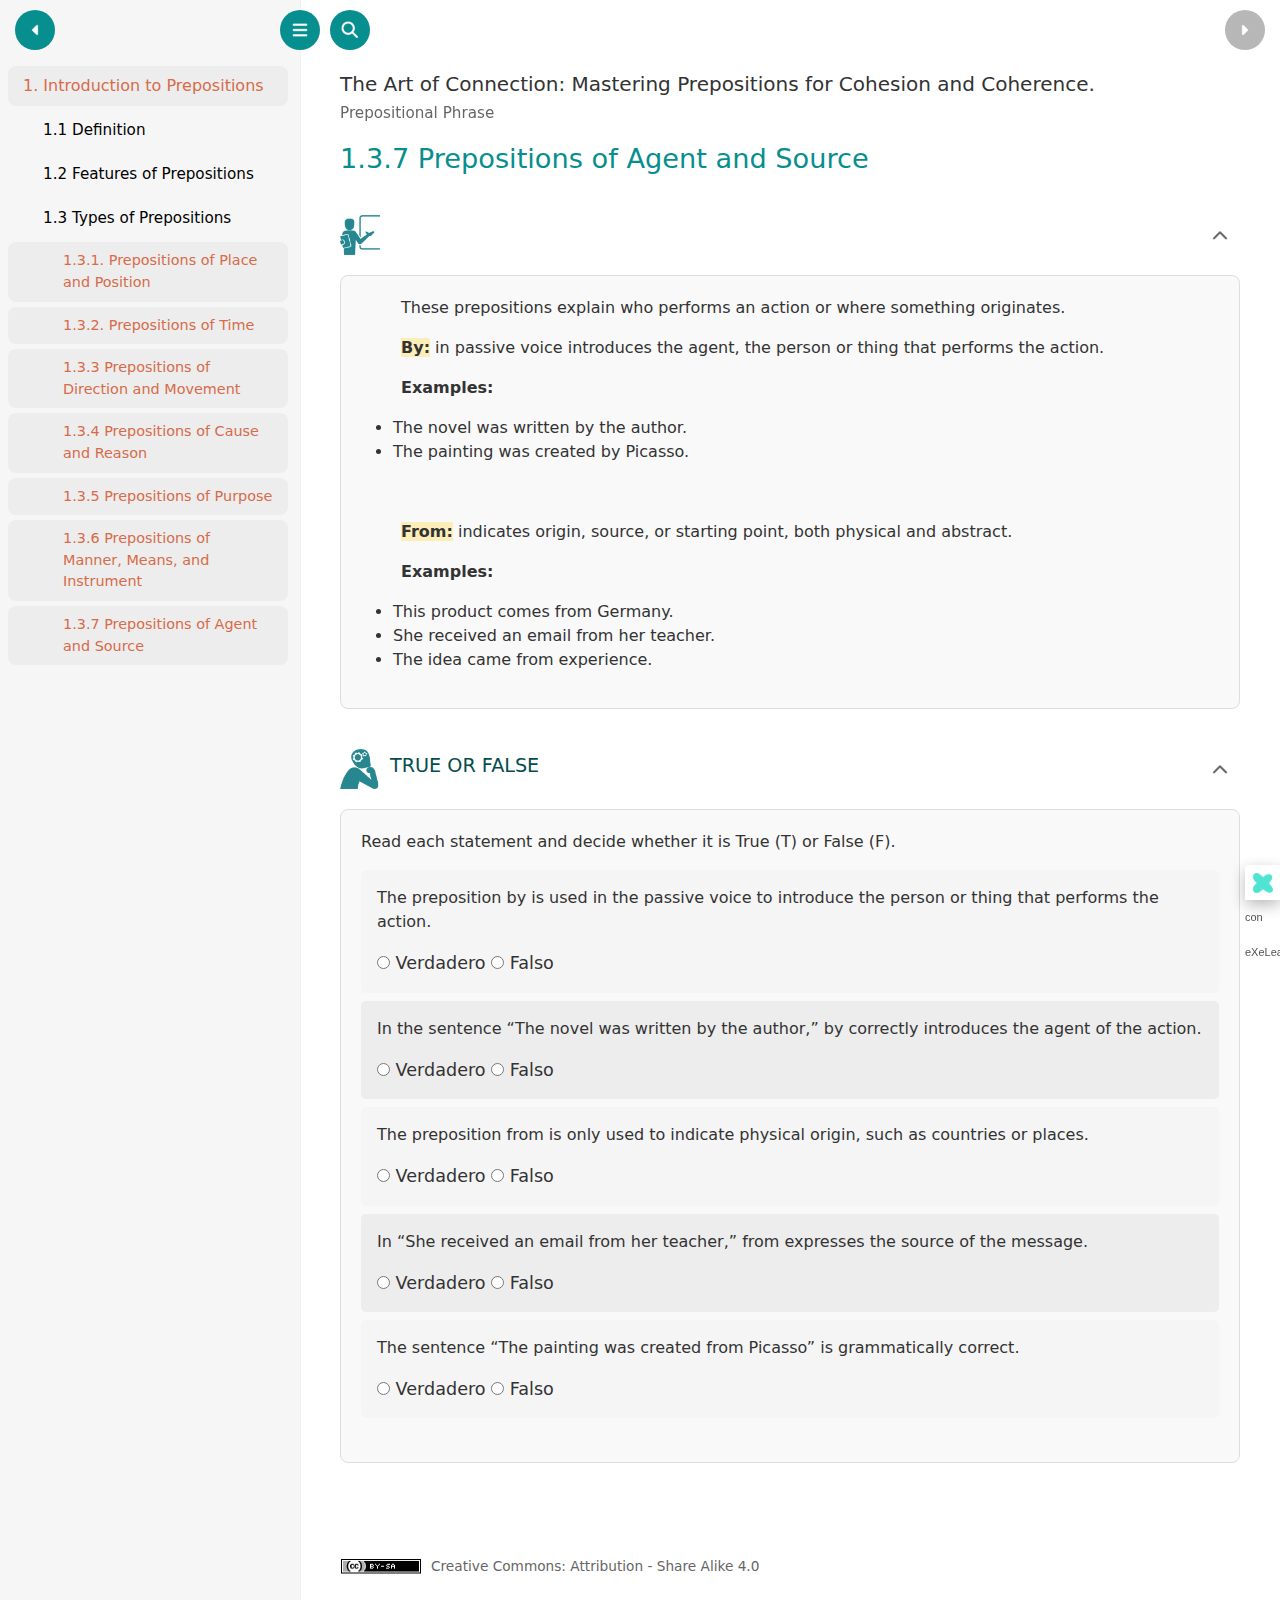
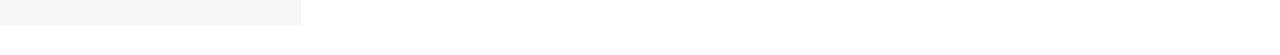
<file: html/1-3-7-prepositions-of-agent-and-source.html>
<!DOCTYPE html>
<html lang="en" id="exe-node-20251228210740692C98">
<head>
<meta charset="utf-8">
<meta name="generator" content="eXeLearning v3.0.1">
<meta name="viewport" content="width=device-width, initial-scale=1">
<link rel="license" type="text/html" href="https://creativecommons.org/licenses/by-sa/4.0/">
<title>1.3.7 Prepositions of Agent and Source | The Art of Connection: Mastering Prepositions for Cohesion and Coherence.</title>
<script>document.querySelector("html").classList.add("js");</script><script src="../libs/jquery/jquery.min.js"> </script><script src="../libs/common_i18n.js"> </script><script src="../libs/common.js"> </script><script src="../libs/exe_export.js"> </script><script src="../libs/bootstrap/bootstrap.bundle.min.js"> </script><link rel="stylesheet" href="../libs/bootstrap/bootstrap.min.css">
<script src="../idevices/text/text.js"> </script><script src="../idevices/trueorfalse/trueorfalse.js"> </script><link rel="stylesheet" href="../idevices/text/text.css">
<link rel="stylesheet" href="../idevices/trueorfalse/trueorfalse.css">
<link rel="stylesheet" href="../content/css/base.css">
<script src="../theme/style.js"> </script><link rel="stylesheet" href="../theme/style.css">
<link rel="icon" type="image/x-icon" href="../libs/favicon.ico">
</head>
<body class="exe-export exe-web-site" lang="en">
<script>document.body.className+=" js"</script><div class="exe-content exe-export pre-js siteNav-hidden"> <nav id="siteNav"> <ul> <li class="current-page-parent"> <a href="../index.html" class="main-node highlighted-link daddy">1. Introduction to Prepositions</a><ul> <li> <a href="../html/1-1-definition.html" class="no-ch">1.1 Definition </a>
</li>
<li> <a href="../html/1-2-features-of-prepositions.html" class="no-ch">1.2 Features of Prepositions</a>
</li>
<li class="current-page-parent"> <a href="../html/1-3-types-of-prepositions.html" class="daddy">1.3 Types of Prepositions</a><ul> <li> <a href="../html/1-3-1-prepositions-of-place-and-position.html" class="highlighted-link no-ch">1.3.1.  Prepositions of Place and Position</a>
</li>
<li> <a href="../html/1-3-2-prepositions-of-time.html" class="highlighted-link no-ch">1.3.2.  Prepositions of Time</a>
</li>
<li> <a href="../html/1-3-3-prepositions-of-direction-and-movement.html" class="highlighted-link no-ch">1.3.3  Prepositions of Direction and Movement</a>
</li>
<li> <a href="../html/1-3-4-prepositions-of-cause-and-reason.html" class="highlighted-link no-ch">1.3.4 Prepositions of Cause and Reason</a>
</li>
<li> <a href="../html/1-3-5-prepositions-of-purpose.html" class="highlighted-link no-ch">1.3.5 Prepositions of Purpose</a>
</li>
<li> <a href="../html/1-3-6-prepositions-of-manner-means-and-instrument.html" class="highlighted-link no-ch">1.3.6 Prepositions of Manner, Means, and Instrument</a>
</li>
<li class="active"> <a href="../html/1-3-7-prepositions-of-agent-and-source.html" class="active highlighted-link no-ch">1.3.7 Prepositions of Agent and Source</a>
</li>
</ul>
</li>
</ul>
</li>
</ul></nav><main id="20251228210740692C98" class="page"> <div id="exe-client-search" data-block-order-string="Block %e" data-no-results-string="No results." data-pages='{"20251228004952NJYGPN":{"name":"1. Introduction to Prepositions","isIndex":true,"fileName":"index.html","rootPath":"C:\\Users\\GATEWAY\\AppData\\Roaming\\exelearning\\data\\tmp\\2025\\12\\28\\20251228004951RZEZST\\tmp\\localuser\\export\\\/\/","dirPath":"C:\\Users\\GATEWAY\\AppData\\Roaming\\exelearning\\data\\tmp\\2025\\12\\28\\20251228004951RZEZST\\tmp\\localuser\\export\\\/\/","filePath":"C:\\Users\\GATEWAY\\AppData\\Roaming\\exelearning\\data\\tmp\\2025\\12\\28\\20251228004951RZEZST\\tmp\\localuser\\export\\\/\/index.html","fileUrl":"index.html","prePageId":null,"nextPageId":"202512281949308317MQ","blocks":{"20251228192226939YVK":{"name":"Prepositional Phrases","order":1,"idevices":{"20251228192226936YYF":{"order":1,"htmlView":"&lt;div class=\"exe-text-template\"&gt;&lt;div class=\"textIdeviceContent\"&gt;\n            &lt;div class=\"exe-text-activity\"&gt;\n                &lt;div&gt;&lt;p&gt;&lt;span style=\"font-size: 12pt; font-family: arial, helvetica, sans-serif;\"&gt;&lt;img src=\"https:\/\/i.fbcd.co\/products\/resized\/resized-750-500\/2109-m04-i037-n011-s-c15-engli-mainpreview-efed88b3a7da7024818a1e92757f823634ef05da423ee9ce7c193d56dce5d14c.jpg\" title=\"Preprositions\" width=\"485\" height=\"323\" alt=\"prepositions\" class=\"position-center\"&gt;&lt;\/span&gt;&lt;\/p&gt;\n&lt;p&gt;&lt;span style=\"font-size: 12pt; font-family: arial, helvetica, sans-serif;\"&gt;Prepositions are a class of functional words used to express the relationship between a noun or pronoun and another part of the sentence. They act as connectors that provide vital context regarding spatial orientation where something is, temporal sequence when something happens, or direction where something is moving. Because they often do not have a direct one-to-one translation between languages, mastering them requires understanding the specific logic of English collocations\u2014words that naturally group together. Without prepositions, sentences would lack the necessary structure to indicate how objects and ideas relate to one another in time and space.&lt;\/span&gt;&lt;strong&gt;&lt;\/strong&gt;&lt;\/p&gt;\n&lt;p&gt;&lt;strong&gt;&lt;audio controls=\"controls\" src=\"files\/tmp\/2025\/12\/28\/20251228004951RZEZST\/20251228192226936YYF\/1766968927042qn1tq732g6r.webm\" class=\"mejs__player mediaelement\"&gt;&lt;a href=\"files\/tmp\/2025\/12\/28\/20251228004951RZEZST\/20251228192226936YYF\/1766968927042qn1tq732g6r.webm\"&gt;1766968927042qn1tq732g6r.webm&lt;\/a&gt;&lt;\/audio&gt;&lt;\/strong&gt;&lt;\/p&gt;\n&lt;p&gt;&lt;strong&gt;&lt;img src=\"https:\/\/www.istockphoto.com\/es\/ilustraciones\/persona-pensando\" alt=\"\"&gt; &amp;nbsp;&lt;\/strong&gt;&lt;\/p&gt;\n&lt;p&gt;&lt;span style=\"font-family: arial, helvetica, sans-serif;\"&gt;&lt;strong&gt;Answer: What do prepositions mean to you?&lt;\/strong&gt;&lt;\/span&gt;&lt;\/p&gt;\n&lt;p&gt;&lt;span style=\"font-family: arial, helvetica, sans-serif;\"&gt;&lt;strong&gt;&lt;img src=\"https:\/\/media1.giphy.com\/media\/v1.Y2lkPTZjMDliOTUyd3hoaGdqdWt6MWRubzF1NGk2Z2Y0ZDA2aGU3dGg0c3YwZHBxd3B5NSZlcD12MV9naWZzX3NlYXJjaCZjdD1n\/TiPQa86PpufKymqPAu\/200w.gif\" width=\"200\" height=\"200\" alt=\"pensar\"&gt;&lt;\/strong&gt;&lt;\/span&gt;&lt;\/p&gt;\n&lt;p&gt;&lt;span style=\"font-family: arial, helvetica, sans-serif;\"&gt;&lt;strong&gt;&amp;nbsp;&lt;\/strong&gt;&lt;\/span&gt;&lt;\/p&gt;\n&lt;p&gt;&lt;strong&gt;&lt;br style=\"clear: both;\"&gt;&lt;\/strong&gt;&lt;\/p&gt;\n&lt;p&gt;&lt;strong&gt;&lt;img src=\"https:\/\/www.istockphoto.com\/es\/ilustraciones\/persona-pensando\" alt=\"\"&gt;&lt;\/strong&gt;&lt;\/p&gt;&lt;p class=\"clearfix\"&gt;&lt;\/p&gt;&lt;\/div&gt;\n            &lt;\/div&gt;&lt;\/div&gt;&lt;\/div&gt;","jsonProperties":"{\"ideviceId\":\"20251228192226936YYF\",\"textInfoDurationInput\":\"\",\"textInfoDurationTextInput\":\"Duraci\u00f3n\",\"textInfoParticipantsInput\":\"\",\"textInfoParticipantsTextInput\":\"Agrupamiento\",\"textTextarea\":\"&lt;p&gt;&lt;span style=\\\"font-size: 12pt; font-family: arial, helvetica, sans-serif;\\\"&gt;&lt;img src=\\\"https:\/\/i.fbcd.co\/products\/resized\/resized-750-500\/2109-m04-i037-n011-s-c15-engli-mainpreview-efed88b3a7da7024818a1e92757f823634ef05da423ee9ce7c193d56dce5d14c.jpg\\\" title=\\\"Preprositions\\\" width=\\\"485\\\" height=\\\"323\\\" alt=\\\"prepositions\\\" class=\\\"position-center\\\" \/&gt;&lt;\/span&gt;&lt;\/p&gt;\\n&lt;p&gt;&lt;span style=\\\"font-size: 12pt; font-family: arial, helvetica, sans-serif;\\\"&gt;Prepositions are a class of functional words used to express the relationship between a noun or pronoun and another part of the sentence. They act as connectors that provide vital context regarding spatial orientation where something is, temporal sequence when something happens, or direction where something is moving. Because they often do not have a direct one-to-one translation between languages, mastering them requires understanding the specific logic of English collocations\u2014words that naturally group together. Without prepositions, sentences would lack the necessary structure to indicate how objects and ideas relate to one another in time and space.&lt;\/span&gt;&lt;strong&gt;&lt;\/strong&gt;&lt;\/p&gt;\\n&lt;p&gt;&lt;strong&gt;&lt;audio controls=\\\"controls\\\" src=\\\"files\/tmp\/2025\/12\/28\/20251228004951RZEZST\/20251228192226936YYF\/1766968927042qn1tq732g6r.webm\\\" class=\\\"mejs__player mediaelement\\\"&gt;&lt;a href=\\\"files\/tmp\/2025\/12\/28\/20251228004951RZEZST\/20251228192226936YYF\/1766968927042qn1tq732g6r.webm\\\"&gt;1766968927042qn1tq732g6r.webm&lt;\/a&gt;&lt;\/audio&gt;&lt;\/strong&gt;&lt;\/p&gt;\\n&lt;p&gt;&lt;strong&gt;&lt;img src=\\\"https:\/\/www.istockphoto.com\/es\/ilustraciones\/persona-pensando\\\" alt=\\\"\\\" \/&gt; \u00a0&lt;\/strong&gt;&lt;\/p&gt;\\n&lt;p&gt;&lt;span style=\\\"font-family: arial, helvetica, sans-serif;\\\"&gt;&lt;strong&gt;Answer: What do prepositions mean to you?&lt;\/strong&gt;&lt;\/span&gt;&lt;\/p&gt;\\n&lt;p&gt;&lt;span style=\\\"font-family: arial, helvetica, sans-serif;\\\"&gt;&lt;strong&gt;&lt;img src=\\\"https:\/\/media1.giphy.com\/media\/v1.Y2lkPTZjMDliOTUyd3hoaGdqdWt6MWRubzF1NGk2Z2Y0ZDA2aGU3dGg0c3YwZHBxd3B5NSZlcD12MV9naWZzX3NlYXJjaCZjdD1n\/TiPQa86PpufKymqPAu\/200w.gif\\\" width=\\\"200\\\" height=\\\"200\\\" alt=\\\"pensar\\\" \/&gt;&lt;\/strong&gt;&lt;\/span&gt;&lt;\/p&gt;\\n&lt;p&gt;&lt;span style=\\\"font-family: arial, helvetica, sans-serif;\\\"&gt;&lt;strong&gt;\u00a0&lt;\/strong&gt;&lt;\/span&gt;&lt;\/p&gt;\\n&lt;p&gt;&lt;strong&gt;&lt;br style=\\\"clear: both;\\\" \/&gt;&lt;\/strong&gt;&lt;\/p&gt;\\n&lt;p&gt;&lt;strong&gt;&lt;img src=\\\"https:\/\/www.istockphoto.com\/es\/ilustraciones\/persona-pensando\\\" alt=\\\"\\\" \/&gt;&lt;\/strong&gt;&lt;\/p&gt;\",\"textFeedbackInput\":\"Mostrar retroalimentaci\u00f3n\",\"textFeedbackTextarea\":\"\"}"}}}}},"202512281949308317MQ":{"name":"1.1 Definition ","isIndex":false,"fileName":"1-1-definition.html","rootPath":"C:\\Users\\GATEWAY\\AppData\\Roaming\\exelearning\\data\\tmp\\2025\\12\\28\\20251228004951RZEZST\\tmp\\localuser\\export\\\/\/","dirPath":"C:\\Users\\GATEWAY\\AppData\\Roaming\\exelearning\\data\\tmp\\2025\\12\\28\\20251228004951RZEZST\\tmp\\localuser\\export\\\/\/html\\","filePath":"C:\\Users\\GATEWAY\\AppData\\Roaming\\exelearning\\data\\tmp\\2025\\12\\28\\20251228004951RZEZST\\tmp\\localuser\\export\\\/\/html\\1-1-definition.html","fileUrl":"html\/1-1-definition.html","prePageId":"20251228004952NJYGPN","nextPageId":"202512281959305029B9","blocks":{"2025122819514376770Q":{"name":"","order":1,"idevices":{"20251228195143765PTP":{"order":1,"htmlView":"&lt;div class=\"exe-text-template\"&gt;&lt;div class=\"textIdeviceContent\"&gt;\n            &lt;div class=\"exe-text-activity\"&gt;\n                &lt;div&gt;&lt;p&gt;A prepositional phrase is a fundamental syntactic unit that functions as a modifier to provide specific contextual details within a sentence. According to Quirk et al. (1985), the structure is formally defined as a preposition followed by a prepositional complement, typically a noun phrase known as the object of the preposition. These phrases may include various internal modifiers\u2014such as articles, adjectives, or possessives\u2014to further specify the object. Linguistically, their primary role is to serve as either adjectival modifiers to describe a noun or as adverbial adjuncts (Huddleston &amp;amp; Pullum, 2002) to clarify the time, place, manner, or reason of an action, thereby enabling the high level of precision and detail required for effective communication in a globalized world.&lt;\/p&gt;&lt;p class=\"clearfix\"&gt;&lt;\/p&gt;&lt;\/div&gt;\n            &lt;\/div&gt;&lt;\/div&gt;&lt;\/div&gt;","jsonProperties":"{\"ideviceId\":\"20251228195143765PTP\",\"textInfoDurationInput\":\"\",\"textInfoDurationTextInput\":\"Duraci\u00f3n\",\"textInfoParticipantsInput\":\"\",\"textInfoParticipantsTextInput\":\"Agrupamiento\",\"textTextarea\":\"&lt;p&gt;A prepositional phrase is a fundamental syntactic unit that functions as a modifier to provide specific contextual details within a sentence. According to Quirk et al. (1985), the structure is formally defined as a preposition followed by a prepositional complement, typically a noun phrase known as the object of the preposition. These phrases may include various internal modifiers\u2014such as articles, adjectives, or possessives\u2014to further specify the object. Linguistically, their primary role is to serve as either adjectival modifiers to describe a noun or as adverbial adjuncts (Huddleston &amp;amp; Pullum, 2002) to clarify the time, place, manner, or reason of an action, thereby enabling the high level of precision and detail required for effective communication in a globalized world.&lt;\/p&gt;\",\"textFeedbackInput\":\"Mostrar retroalimentaci\u00f3n\",\"textFeedbackTextarea\":\"\"}"}}},"20251228195256390O5D":{"name":"","order":2,"idevices":{"20251228195256387C9W":{"order":1,"htmlView":"&lt;div class=\"flipcards-IDevice\"&gt;&lt;div class=\"game-evaluation-ids js-hidden\" data-id=\"20251228195256387C9W\" data-evaluationb=\"false\" data-evaluationid=\"20251228004951EMEJNT\"&gt;&lt;\/div&gt;&lt;div class=\"flipcards-instructions\"&gt;&lt;p&gt;Pulsa sobre las tarjetas para descubrir qu\u00e9 esconden.&lt;\/p&gt;&lt;\/div&gt;&lt;div class=\"flipcards-DataGame js-hidden\"&gt;{\"typeGame\":\"FlipCards\",\"author\":\"\",\"randomCards\":true,\"instructions\":\"&lt;p&gt;Pulsa sobre las tarjetas para descubrir qu\u00e9 esconden.&lt;\/p&gt;\",\"showMinimize\":false,\"itinerary\":{\"showClue\":false,\"clueGame\":\"\",\"percentageClue\":40,\"showCodeAccess\":false,\"codeAccess\":\"\",\"messageCodeAccess\":\"\"},\"cardsGame\":[{\"url\":\"files\/tmp\/2025\/12\/28\/20251228004951RZEZST\/20251228195256387C9W\/\/images.png\",\"x\":0.5678429439150053,\"y\":0.7313218281186861,\"author\":\"\",\"alt\":\"\",\"audio\":\"\",\"color\":\"#000000\",\"backcolor\":\"#ffffff\",\"eText\":\"What%20is%20the%20structure%20of%20the%20prepositions%3F%20\",\"urlBk\":\"\",\"xBk\":0,\"yBk\":0,\"authorBk\":\"\",\"altBk\":\"\",\"audioBk\":\"\",\"colorBk\":\"#030303\",\"backcolorBk\":\"#ffffff\",\"eTextBk\":\"Preposition%20%2B%20Object%3A%20%20in%20the%20room%2C%20after%20the%20class%2C%20interested%20in%20music\"}],\"isScorm\":0,\"textButtonScorm\":\"Guardar la puntuaci\u00f3n\",\"repeatActivity\":true,\"weighted\":100,\"textAfter\":\"\",\"percentajeCards\":70,\"version\":1.3,\"type\":0,\"showSolution\":true,\"timeShowSolution\":3,\"time\":3,\"evaluation\":false,\"evaluationID\":\"20251228004951EMEJNT\",\"imgCard\":\"\",\"id\":\"20251228195256387C9W\",\"msgs\":{\"msgSubmit\":\"Enviar\",\"msgClue\":\"\u00a1Genial! La pista es:\",\"msgCodeAccess\":\"C\u00f3digo de acceso\",\"msgPlayAgain\":\"Jugar otra vez\",\"msgPlayStart\":\"Pulse aqu\u00ed para jugar\",\"msgScore\":\"Puntuaci\u00f3n\",\"msgWeight\":\"Peso\",\"msgErrors\":\"Errores\",\"msgHits\":\"Aciertos\",\"msgMinimize\":\"Minimizar\",\"msgMaximize\":\"Maximizar\",\"msgCool\":\"\u00a1Bien!\",\"msgFullScreen\":\"Pantalla Completa\",\"msgExitFullScreen\":\"Salir del modo pantalla completa\",\"msgSuccesses\":\"\u00a1Correcto! | \u00a1Excelente! | \u00a1Genial! | \u00a1Muy bien! | \u00a1Perfecto!\",\"msgFailures\":\"\u00a1No era eso! | \u00a1Incorrecto! | \u00a1No es correcto! | \u00a1Lo sentimos! | \u00a1Error!\",\"msgNoImage\":\"Pregunta sin im\u00e1genes\",\"msgEndGameScore\":\"Antes de guardar la puntuaci\u00f3n comience la partida.\",\"msgScoreScorm\":\"La puntuaci\u00f3n no se puede guardar porque esta p\u00e1gina no forma parte  de un paquete SCORM.\",\"msgOnlySaveScore\":\"\u00a1Solo puede guardar la puntuaci\u00f3n una vez!\",\"msgOnlySave\":\"Solo puede guardar una vez\",\"msgInformation\":\"Informaci\u00f3n\",\"msgYouScore\":\"Su puntuaci\u00f3n\",\"msgAuthor\":\"Autor\u00eda\",\"msgOnlySaveAuto\":\"Su puntuaci\u00f3n se guardar\u00e1 despu\u00e9s de cada pregunta. Solo puede jugar una vez.\",\"msgSaveAuto\":\"Su puntuaci\u00f3n se guardar\u00e1 autom\u00e1ticamente despu\u00e9s de cada pregunta.\",\"msgSeveralScore\":\"Puede guardar la puntuaci\u00f3n tantas veces como quiera\",\"msgYouLastScore\":\"La \u00faltima puntuaci\u00f3n guardada es\",\"msgActityComply\":\"Ya ha realizado esta actividad.\",\"msgPlaySeveralTimes\":\"Puede realizar esta actividad cuantas veces quiera\",\"msgClose\":\"Cerrar\",\"msgAudio\":\"Audio\",\"msgPreviousCard\":\"Anterior\",\"msgNextCard\":\"Siguiente\",\"msgNumQuestions\":\"N\u00famero de tarjetas\",\"msgTrue\":\"Verdadero\",\"msgFalse\":\"Falso\",\"msgTryAgain\":\"Necesitas al menos %s% de respuestas correctas para obtener la informaci\u00f3n. Int\u00e9ntalo de nuevo.\",\"mgsAllQuestions\":\"\u00a1Completadas las preguntas!\",\"msgTrue1\":\"Has acertado. Es la cara correcta.\",\"msgTrue2\":\"Has fallado. No es la cara correcta.\",\"msgFalse1\":\"Has acertado. No es la cara correcta.\",\"msgFalse2\":\"Has fallado. Es la cara correcta.\",\"mgsClickCard\":\"Pulsa en la tarjeta\",\"msgEndTime\":\"Acab\u00f3 el tiempo de juego. Tu puntuaci\u00f3n es %s.\",\"msgEnd\":\"Finalizar\",\"msgEndGameM\":\"Has completado el juego. Tu puntuaci\u00f3n es %s.\",\"msgUncompletedActivity\":\"Actividad no completada\",\"msgSuccessfulActivity\":\"Actividad superada. Puntuaci\u00f3n: %s\",\"msgUnsuccessfulActivity\":\"Actividad no superada. Puntuaci\u00f3n: %s\",\"msgTypeGame\":\"Tarjetas de memoria\"}}&lt;\/div&gt;&lt;a href=\"files\/tmp\/2025\/12\/28\/20251228004951RZEZST\/20251228195256387C9W\/\/images.png\" class=\"js-hidden flipcards-LinkImages\"&gt;0&lt;\/a&gt;&lt;div class=\"flipcards-bns js-hidden\"&gt;Su navegador no es compatible con esta herramienta.&lt;\/div&gt;&lt;\/div&gt;","jsonProperties":null}}}}},"202512281959305029B9":{"name":"1.2 Features of Prepositions","isIndex":false,"fileName":"1-2-features-of-prepositions.html","rootPath":"C:\\Users\\GATEWAY\\AppData\\Roaming\\exelearning\\data\\tmp\\2025\\12\\28\\20251228004951RZEZST\\tmp\\localuser\\export\\\/\/","dirPath":"C:\\Users\\GATEWAY\\AppData\\Roaming\\exelearning\\data\\tmp\\2025\\12\\28\\20251228004951RZEZST\\tmp\\localuser\\export\\\/\/html\\","filePath":"C:\\Users\\GATEWAY\\AppData\\Roaming\\exelearning\\data\\tmp\\2025\\12\\28\\20251228004951RZEZST\\tmp\\localuser\\export\\\/\/html\\1-2-features-of-prepositions.html","fileUrl":"html\/1-2-features-of-prepositions.html","prePageId":"202512281949308317MQ","nextPageId":"20251228203328220QW1","blocks":{"20251228202830295M7H":{"name":"","order":1,"idevices":{"20251228202830292KHM":{"order":1,"htmlView":"&lt;div class=\"exe-magnifier-container\"&gt;\n    &lt;div class=\"MNF-MainContainer\" id=\"mnfPMainContainer-20251228202830292KHM\" style=\"display:flex; flex-direction:column; align-items:flex-start;\"&gt;\n        &lt;div class=\"MNF-instructions\" style=\"flex:1; text-align:left; margin:0 0 1rem;\"&gt;\n            &lt;p&gt;&lt;audio controls=\"controls\" src=\"files\/tmp\/2025\/12\/28\/20251228004951RZEZST\/20251228202830292KHM\/17669718909307u9mjhky5dg.webm\"&gt;&lt;a href=\"files\/tmp\/2025\/12\/28\/20251228004951RZEZST\/20251228202830292KHM\/17669718909307u9mjhky5dg.webm\"&gt;17669718909307u9mjhky5dg.webm&lt;\/a&gt;&lt;\/audio&gt;&lt;\/p&gt;\n        &lt;\/div&gt;\n        &lt;div id=\"mnfPNotImage-20251228202830292KHM\" style=\"display:none\"&gt;&lt;p&gt;La imagen no est\u00e1 disponible&lt;\/p&gt;&lt;\/div&gt;\n        &lt;div class=\"MNF-image-wrapper\" id=\"image-wrapper-20251228202830292KHM\" style=\"flex-shrink:0;\"&gt;\n            &lt;a href=\"#\" class=\"MNF-FullLinkImage\" title=\"Pantalla completa\" aria-label=\"Pantalla completa\"&gt;\n                &lt;div class=\"MNF-FullImage MNF-Activo\" aria-hidden=\"true\"&gt;&lt;\/div&gt;\n                &lt;span class=\"sr-av\"&gt;Pantalla completa&lt;\/span&gt;\n            &lt;\/a&gt;\n            &lt;div class=\"ImageMagnifierIdevice\"&gt;\n                &lt;div class=\"image-thumbnail\" id=\"image-thumbnail-20251228202830292KHM\"&gt;\n                    &lt;div style=\"position: relative; display: block; width:400; height: auto; margin-bottom: 50px;\"&gt;\n                        &lt;img id=\"magnifier-20251228202830292KHM\"\n                             src=\"files\/tmp\/2025\/12\/28\/20251228004951RZEZST\/20251228202830292KHM\/\/Captura_de_pantalla_2025-12-28_202643_1.png\"\n                             data-magnifysrc=\"files\/tmp\/2025\/12\/28\/20251228004951RZEZST\/20251228202830292KHM\/\/Captura_de_pantalla_2025-12-28_202643_1.png\"\n                             width=\"400\"\n                             data-size=\"2\"\n                             data-zoom=\"250\"&gt;\n                    &lt;\/div&gt;\n                &lt;\/div&gt;\n            &lt;\/div&gt;\n        &lt;\/div&gt;\n    &lt;\/div&gt;&lt;\/div&gt;","jsonProperties":"{\"id\":\"20251228202830292KHM\",\"typeGame\":\"magnifier\",\"textTextarea\":\"&lt;p&gt;&lt;audio controls=\\\"controls\\\" src=\\\"files\/tmp\/2025\/12\/28\/20251228004951RZEZST\/20251228202830292KHM\/17669718909307u9mjhky5dg.webm\\\"&gt;&lt;a href=\\\"files\/tmp\/2025\/12\/28\/20251228004951RZEZST\/20251228202830292KHM\/17669718909307u9mjhky5dg.webm\\\"&gt;17669718909307u9mjhky5dg.webm&lt;\/a&gt;&lt;\/audio&gt;&lt;\/p&gt;\",\"isDefaultImage\":\"0\",\"imageResource\":\"files\/tmp\/2025\/12\/28\/20251228004951RZEZST\/20251228202830292KHM\/\/Captura_de_pantalla_2025-12-28_202643_1.png\",\"defaultImage\":\"http:\/\/localhost:41309\/files\/perm\/idevices\/base\/magnifier\/edition\/hood.jpg\",\"height\":\"\",\"width\":\"400\",\"align\":\"none\",\"initialZSize\":\"250\",\"maxZSize\":600,\"glassSize\":\"2\",\"ideviceId\":\"20251228202830292KHM\"}"}}}}},"20251228203328220QW1":{"name":"1.3 Types of Prepositions","isIndex":false,"fileName":"1-3-types-of-prepositions.html","rootPath":"C:\\Users\\GATEWAY\\AppData\\Roaming\\exelearning\\data\\tmp\\2025\\12\\28\\20251228004951RZEZST\\tmp\\localuser\\export\\\/\/","dirPath":"C:\\Users\\GATEWAY\\AppData\\Roaming\\exelearning\\data\\tmp\\2025\\12\\28\\20251228004951RZEZST\\tmp\\localuser\\export\\\/\/html\\","filePath":"C:\\Users\\GATEWAY\\AppData\\Roaming\\exelearning\\data\\tmp\\2025\\12\\28\\20251228004951RZEZST\\tmp\\localuser\\export\\\/\/html\\1-3-types-of-prepositions.html","fileUrl":"html\/1-3-types-of-prepositions.html","prePageId":"202512281959305029B9","nextPageId":"20251228210323790S8O","blocks":{"20251228205705569DAR":{"name":"Introduction","order":1,"idevices":{"20251228205705566FLR":{"order":1,"htmlView":"&lt;div class=\"exe-text-template\"&gt;&lt;div class=\"textIdeviceContent\"&gt;\n            &lt;div class=\"exe-text-activity\"&gt;\n                &lt;div&gt;&lt;p&gt;Linguistically, prepositions are relational heads that link a noun phrase to the rest of the sentence. They are classified into four primary categories based on the type of relationship they establish:&lt;\/p&gt;\n&lt;p&gt;&amp;nbsp;&lt;iframe width=\"300\" height=\"150\" style=\"display: block; margin-left: auto; margin-right: auto; width: 355px; height: 177px;\" src=\"https:\/\/www.youtube.com\/embed\/HRZZIwIHeUM\" allowfullscreen=\"allowfullscreen\"&gt;&lt;\/iframe&gt;&lt;\/p&gt;\n&lt;p&gt;&lt;\/p&gt;&lt;p class=\"clearfix\"&gt;&lt;\/p&gt;&lt;\/div&gt;\n            &lt;\/div&gt;&lt;\/div&gt;&lt;\/div&gt;","jsonProperties":"{\"ideviceId\":\"20251228205705566FLR\",\"textInfoDurationInput\":\"\",\"textInfoDurationTextInput\":\"Duraci\u00f3n\",\"textInfoParticipantsInput\":\"\",\"textInfoParticipantsTextInput\":\"Agrupamiento\",\"textTextarea\":\"&lt;p&gt;Linguistically, prepositions are relational heads that link a noun phrase to the rest of the sentence. They are classified into four primary categories based on the type of relationship they establish:&lt;\/p&gt;\\n&lt;p&gt;\u00a0&lt;iframe width=\\\"300\\\" height=\\\"150\\\" style=\\\"display: block; margin-left: auto; margin-right: auto; width: 355px; height: 177px;\\\" src=\\\"https:\/\/www.youtube.com\/embed\/HRZZIwIHeUM\\\" allowfullscreen=\\\"allowfullscreen\\\"&gt;&lt;\/iframe&gt;&lt;\/p&gt;\\n&lt;p&gt;&lt;\/p&gt;\",\"textFeedbackInput\":\"Mostrar retroalimentaci\u00f3n\",\"textFeedbackTextarea\":\"\"}"}}}}},"20251228210323790S8O":{"name":"1.3.1.  Prepositions of Place and Position","isIndex":false,"fileName":"1-3-1-prepositions-of-place-and-position.html","rootPath":"C:\\Users\\GATEWAY\\AppData\\Roaming\\exelearning\\data\\tmp\\2025\\12\\28\\20251228004951RZEZST\\tmp\\localuser\\export\\\/\/","dirPath":"C:\\Users\\GATEWAY\\AppData\\Roaming\\exelearning\\data\\tmp\\2025\\12\\28\\20251228004951RZEZST\\tmp\\localuser\\export\\\/\/html\\","filePath":"C:\\Users\\GATEWAY\\AppData\\Roaming\\exelearning\\data\\tmp\\2025\\12\\28\\20251228004951RZEZST\\tmp\\localuser\\export\\\/\/html\\1-3-1-prepositions-of-place-and-position.html","fileUrl":"html\/1-3-1-prepositions-of-place-and-position.html","prePageId":"20251228203328220QW1","nextPageId":"202512282103426425I4","blocks":{"20251228210758460HHK":{"name":"Click the highlited words","order":1,"idevices":{"202512282107584571NL":{"order":1,"htmlView":"&lt;div class=\"exe-text-template\"&gt;&lt;div class=\"textIdeviceContent\"&gt;\n            &lt;div class=\"exe-text-activity\"&gt;\n                &lt;div&gt;&lt;p style=\"padding-left: 40px;\"&gt;Prepositions of place indicate the physical or relative location of a person, object, or place in relation to another element.&lt;\/p&gt;\n&lt;p style=\"padding-left: 40px;\"&gt;&lt;br&gt;&lt;strong&gt;Common prepositions of place:&lt;\/strong&gt;&lt;br&gt;&amp;nbsp;in, on, at, under, above, below, between, behind, in front of, next to, near&lt;\/p&gt;\n&lt;p style=\"padding-left: 40px;\"&gt;&lt;br&gt;&lt;\/p&gt;\n&lt;p style=\"padding-left: 40px;\"&gt;&lt;strong&gt;Core Prepositions:&amp;nbsp;&lt;\/strong&gt;&lt;\/p&gt;\n&lt;p style=\"padding-left: 40px;\"&gt;&lt;strong&gt;&lt;a title=\"Examples\" class=\"exe-dialog-link\" rel=\"lightbox\" href=\"#t29d39f63-def3-866a-56c3-d2bb3e49383c\" id=\"link29d39f63-def3-866a-56c3-d2bb3e49383c\"&gt;&lt;span style=\"background-color: #fbeeb8;\"&gt;IN&lt;\/span&gt;&lt;\/a&gt;&lt;\/strong&gt;&lt;\/p&gt;\n&lt;p style=\"padding-left: 40px;\"&gt;Used for enclosed spaces, large areas, and three-dimensional locations.&lt;\/p&gt;\n&lt;p style=\"padding-left: 40px;\"&gt;&lt;a title=\"&amp;nbsp;Examples:\" class=\"exe-dialog-link\" rel=\"lightbox\" href=\"#td7ea4778-1a16-c230-3e69-f0be199b872e\" id=\"linkd7ea4778-1a16-c230-3e69-f0be199b872e\"&gt;&lt;span style=\"background-color: #fbeeb8;\"&gt;&lt;strong&gt;ON&lt;\/strong&gt;&lt;\/span&gt;&lt;\/a&gt;&lt;br&gt;&amp;nbsp;Used for surfaces or contact with a surface.&lt;\/p&gt;\n&lt;p style=\"padding-left: 40px;\"&gt;&lt;br&gt;&lt;a title=\"&amp;nbsp;Examples: \" class=\"exe-dialog-link\" rel=\"lightbox\" href=\"#t12a5e60f-7d2b-997a-9308-e50b74c84765\" id=\"link12a5e60f-7d2b-997a-9308-e50b74c84765\"&gt;&lt;strong&gt;&lt;span style=\"background-color: #fbeeb8;\"&gt;AT&lt;\/span&gt;&lt;\/strong&gt;&lt;\/a&gt;&lt;br&gt;Used for specific points or exact locations.&lt;br&gt;&lt;br&gt;&lt;\/p&gt;\n&lt;p style=\"padding-left: 40px;\"&gt;&lt;strong&gt;Function:&lt;\/strong&gt;&lt;\/p&gt;\n&lt;ul&gt;\n&lt;li&gt;Describe static position&lt;\/li&gt;\n&lt;li&gt;Specify spatial relationships&lt;\/li&gt;\n&lt;li&gt;Answer the question Where?&lt;\/li&gt;\n&lt;\/ul&gt;\n&lt;p style=\"padding-left: 40px;\"&gt;&lt;strong&gt;Examples:&lt;\/strong&gt;&lt;\/p&gt;\n&lt;ul&gt;\n&lt;li&gt;The documents are &lt;strong&gt;on &lt;\/strong&gt;the desk.&lt;\/li&gt;\n&lt;li&gt;She is waiting &lt;strong&gt;at &lt;\/strong&gt;the entrance.&lt;\/li&gt;\n&lt;li&gt;The office is &lt;strong&gt;between &lt;\/strong&gt;the bank and the pharmacy.&lt;\/li&gt;\n&lt;\/ul&gt;\n&lt;div id=\"t29d39f63-def3-866a-56c3-d2bb3e49383c\" class=\"exe-dialog-text js-hidden\"&gt;\n&lt;p&gt;in a room, in a city, in a country&lt;\/p&gt;\n&lt;\/div&gt;\n&lt;div id=\"td7ea4778-1a16-c230-3e69-f0be199b872e\" class=\"exe-dialog-text js-hidden\"&gt;\n&lt;p&gt;on the table, on the wall, on the floor&lt;\/p&gt;\n&lt;\/div&gt;\n&lt;div id=\"t12a5e60f-7d2b-997a-9308-e50b74c84765\" class=\"exe-dialog-text js-hidden\"&gt;\n&lt;p&gt;at the door, at school, at the bus stop&lt;\/p&gt;\n&lt;\/div&gt;&lt;p class=\"clearfix\"&gt;&lt;\/p&gt;&lt;\/div&gt;\n            &lt;\/div&gt;&lt;\/div&gt;&lt;\/div&gt;","jsonProperties":"{\"ideviceId\":\"202512282107584571NL\",\"textInfoDurationInput\":\"\",\"textInfoDurationTextInput\":\"Duraci\u00f3n\",\"textInfoParticipantsInput\":\"\",\"textInfoParticipantsTextInput\":\"Agrupamiento\",\"textTextarea\":\"&lt;p style=\\\"padding-left: 40px;\\\"&gt;Prepositions of place indicate the physical or relative location of a person, object, or place in relation to another element.&lt;\/p&gt;\\n&lt;p style=\\\"padding-left: 40px;\\\"&gt;&lt;br \/&gt;&lt;strong&gt;Common prepositions of place:&lt;\/strong&gt;&lt;br \/&gt;\u00a0in, on, at, under, above, below, between, behind, in front of, next to, near&lt;\/p&gt;\\n&lt;p style=\\\"padding-left: 40px;\\\"&gt;&lt;br \/&gt;&lt;\/p&gt;\\n&lt;p style=\\\"padding-left: 40px;\\\"&gt;&lt;strong&gt;Core Prepositions:\u00a0&lt;\/strong&gt;&lt;\/p&gt;\\n&lt;p style=\\\"padding-left: 40px;\\\"&gt;&lt;strong&gt;&lt;a title=\\\"Examples\\\" class=\\\"exe-dialog-link\\\" rel=\\\"lightbox\\\" href=\\\"#t29d39f63-def3-866a-56c3-d2bb3e49383c\\\" id=\\\"link29d39f63-def3-866a-56c3-d2bb3e49383c\\\"&gt;&lt;span style=\\\"background-color: #fbeeb8;\\\"&gt;IN&lt;\/span&gt;&lt;\/a&gt;&lt;\/strong&gt;&lt;\/p&gt;\\n&lt;p style=\\\"padding-left: 40px;\\\"&gt;Used for enclosed spaces, large areas, and three-dimensional locations.&lt;\/p&gt;\\n&lt;p style=\\\"padding-left: 40px;\\\"&gt;&lt;a title=\\\"\u00a0Examples:\\\" class=\\\"exe-dialog-link\\\" rel=\\\"lightbox\\\" href=\\\"#td7ea4778-1a16-c230-3e69-f0be199b872e\\\" id=\\\"linkd7ea4778-1a16-c230-3e69-f0be199b872e\\\"&gt;&lt;span style=\\\"background-color: #fbeeb8;\\\"&gt;&lt;strong&gt;ON&lt;\/strong&gt;&lt;\/span&gt;&lt;\/a&gt;&lt;br \/&gt;\u00a0Used for surfaces or contact with a surface.&lt;\/p&gt;\\n&lt;p style=\\\"padding-left: 40px;\\\"&gt;&lt;br \/&gt;&lt;a title=\\\"\u00a0Examples: \\\" class=\\\"exe-dialog-link\\\" rel=\\\"lightbox\\\" href=\\\"#t12a5e60f-7d2b-997a-9308-e50b74c84765\\\" id=\\\"link12a5e60f-7d2b-997a-9308-e50b74c84765\\\"&gt;&lt;strong&gt;&lt;span style=\\\"background-color: #fbeeb8;\\\"&gt;AT&lt;\/span&gt;&lt;\/strong&gt;&lt;\/a&gt;&lt;br \/&gt;Used for specific points or exact locations.&lt;br \/&gt;&lt;br \/&gt;&lt;\/p&gt;\\n&lt;p style=\\\"padding-left: 40px;\\\"&gt;&lt;strong&gt;Function:&lt;\/strong&gt;&lt;\/p&gt;\\n&lt;ul&gt;\\n&lt;li&gt;Describe static position&lt;\/li&gt;\\n&lt;li&gt;Specify spatial relationships&lt;\/li&gt;\\n&lt;li&gt;Answer the question Where?&lt;\/li&gt;\\n&lt;\/ul&gt;\\n&lt;p style=\\\"padding-left: 40px;\\\"&gt;&lt;strong&gt;Examples:&lt;\/strong&gt;&lt;\/p&gt;\\n&lt;ul&gt;\\n&lt;li&gt;The documents are &lt;strong&gt;on &lt;\/strong&gt;the desk.&lt;\/li&gt;\\n&lt;li&gt;She is waiting &lt;strong&gt;at &lt;\/strong&gt;the entrance.&lt;\/li&gt;\\n&lt;li&gt;The office is &lt;strong&gt;between &lt;\/strong&gt;the bank and the pharmacy.&lt;\/li&gt;\\n&lt;\/ul&gt;\\n&lt;div id=\\\"t29d39f63-def3-866a-56c3-d2bb3e49383c\\\" class=\\\"exe-dialog-text js-hidden\\\"&gt;\\n&lt;p&gt;in a room, in a city, in a country&lt;\/p&gt;\\n&lt;\/div&gt;\\n&lt;div id=\\\"td7ea4778-1a16-c230-3e69-f0be199b872e\\\" class=\\\"exe-dialog-text js-hidden\\\"&gt;\\n&lt;p&gt;on the table, on the wall, on the floor&lt;\/p&gt;\\n&lt;\/div&gt;\\n&lt;div id=\\\"t12a5e60f-7d2b-997a-9308-e50b74c84765\\\" class=\\\"exe-dialog-text js-hidden\\\"&gt;\\n&lt;p&gt;at the door, at school, at the bus stop&lt;\/p&gt;\\n&lt;\/div&gt;\",\"textFeedbackInput\":\"Mostrar retroalimentaci\u00f3n\",\"textFeedbackTextarea\":\"\"}"}}},"20251228212349997DO6":{"name":"","order":2,"idevices":{"20251228212349994UH6":{"order":1,"htmlView":"&lt;div class=\"exe-magnifier-container\"&gt;\n    &lt;div class=\"MNF-MainContainer\" id=\"mnfPMainContainer-20251228212349994UH6\" style=\"display:flex; flex-direction:column; align-items:flex-start;\"&gt;\n        &lt;div class=\"MNF-instructions\" style=\"flex:1; text-align:left; margin:0 0 1rem;\"&gt;\n            \n        &lt;\/div&gt;\n        &lt;div id=\"mnfPNotImage-20251228212349994UH6\" style=\"display:none\"&gt;&lt;p&gt;La imagen no est\u00e1 disponible&lt;\/p&gt;&lt;\/div&gt;\n        &lt;div class=\"MNF-image-wrapper\" id=\"image-wrapper-20251228212349994UH6\" style=\"flex-shrink:0;\"&gt;\n            &lt;a href=\"#\" class=\"MNF-FullLinkImage\" title=\"Pantalla completa\" aria-label=\"Pantalla completa\"&gt;\n                &lt;div class=\"MNF-FullImage MNF-Activo\" aria-hidden=\"true\"&gt;&lt;\/div&gt;\n                &lt;span class=\"sr-av\"&gt;Pantalla completa&lt;\/span&gt;\n            &lt;\/a&gt;\n            &lt;div class=\"ImageMagnifierIdevice\"&gt;\n                &lt;div class=\"image-thumbnail\" id=\"image-thumbnail-20251228212349994UH6\"&gt;\n                    &lt;div style=\"position: relative; display: block; width:400; height: auto; margin-bottom: 50px;\"&gt;\n                        &lt;img id=\"magnifier-20251228212349994UH6\"\n                             src=\"files\/tmp\/2025\/12\/28\/20251228004951RZEZST\/20251228212349994UH6\/\/at-in-on_place-new.png\"\n                             data-magnifysrc=\"files\/tmp\/2025\/12\/28\/20251228004951RZEZST\/20251228212349994UH6\/\/at-in-on_place-new.png\"\n                             width=\"400\"\n                             data-size=\"2\"\n                             data-zoom=\"200\"&gt;\n                    &lt;\/div&gt;\n                &lt;\/div&gt;\n            &lt;\/div&gt;\n        &lt;\/div&gt;\n    &lt;\/div&gt;&lt;\/div&gt;","jsonProperties":"{\"id\":\"20251228212349994UH6\",\"typeGame\":\"magnifier\",\"textTextarea\":\"\",\"isDefaultImage\":\"0\",\"imageResource\":\"files\/tmp\/2025\/12\/28\/20251228004951RZEZST\/20251228212349994UH6\/\/at-in-on_place-new.png\",\"defaultImage\":\"http:\/\/localhost:41309\/files\/perm\/idevices\/base\/magnifier\/edition\/hood.jpg\",\"height\":\"\",\"width\":\"400\",\"align\":\"none\",\"initialZSize\":\"200\",\"maxZSize\":600,\"glassSize\":\"2\",\"ideviceId\":\"20251228212349994UH6\"}"}}}}},"202512282103426425I4":{"name":"1.3.2.  Prepositions of Time","isIndex":false,"fileName":"1-3-2-prepositions-of-time.html","rootPath":"C:\\Users\\GATEWAY\\AppData\\Roaming\\exelearning\\data\\tmp\\2025\\12\\28\\20251228004951RZEZST\\tmp\\localuser\\export\\\/\/","dirPath":"C:\\Users\\GATEWAY\\AppData\\Roaming\\exelearning\\data\\tmp\\2025\\12\\28\\20251228004951RZEZST\\tmp\\localuser\\export\\\/\/html\\","filePath":"C:\\Users\\GATEWAY\\AppData\\Roaming\\exelearning\\data\\tmp\\2025\\12\\28\\20251228004951RZEZST\\tmp\\localuser\\export\\\/\/html\\1-3-2-prepositions-of-time.html","fileUrl":"html\/1-3-2-prepositions-of-time.html","prePageId":"20251228210323790S8O","nextPageId":"20251228210629472IEI","blocks":{"202512282125422955RF":{"name":"","order":1,"idevices":{"20251228212542292HT8":{"order":1,"htmlView":"&lt;div class=\"exe-text-template\"&gt;&lt;div class=\"textIdeviceContent\"&gt;\n            &lt;div class=\"exe-text-activity\"&gt;\n                &lt;div&gt;&lt;p style=\"padding-left: 40px;\"&gt;&lt;span style=\"font-family: arial, helvetica, sans-serif;\"&gt;Prepositions of time indicate when an event occurs or its relationship to a temporal reference.&lt;\/span&gt;&lt;\/p&gt;\n&lt;p style=\"padding-left: 40px;\"&gt;&lt;strong&gt;&lt;span style=\"font-family: arial, helvetica, sans-serif;\"&gt;Usage principles:&lt;\/span&gt;&lt;\/strong&gt;&lt;\/p&gt;\n&lt;p style=\"padding-left: 40px;\"&gt;&lt;span style=\"font-family: arial, helvetica, sans-serif;\"&gt;At \u2192 precise moments (at 9:00, at noon)&lt;\/span&gt;&lt;\/p&gt;\n&lt;p style=\"padding-left: 40px;\"&gt;&lt;br&gt;&lt;span style=\"font-family: arial, helvetica, sans-serif;\"&gt;On \u2192 specific days or dates (on Monday, on July 15)&lt;\/span&gt;&lt;\/p&gt;\n&lt;p style=\"padding-left: 40px;\"&gt;&lt;br&gt;&lt;span style=\"font-family: arial, helvetica, sans-serif;\"&gt;In \u2192 extended periods (in 2026, in the afternoon)&lt;\/span&gt;&lt;\/p&gt;\n&lt;p style=\"padding-left: 40px;\"&gt;&lt;strong&gt;&lt;span style=\"font-family: arial, helvetica, sans-serif;\"&gt;Examples:&lt;\/span&gt;&lt;\/strong&gt;&lt;\/p&gt;\n&lt;ul&gt;\n&lt;li&gt;&lt;span style=\"font-family: arial, helvetica, sans-serif;\"&gt;The meeting starts &lt;strong&gt;at &lt;\/strong&gt;10:30 a.m.&lt;\/span&gt;&lt;\/li&gt;\n&lt;li&gt;&lt;span style=\"font-family: arial, helvetica, sans-serif;\"&gt;The report is due &lt;strong&gt;on &lt;\/strong&gt;Friday.&lt;\/span&gt;&lt;\/li&gt;\n&lt;li&gt;&lt;span style=\"font-family: arial, helvetica, sans-serif;\"&gt;She completed her studies &lt;strong&gt;in &lt;\/strong&gt;2024.&lt;\/span&gt;&lt;\/li&gt;\n&lt;\/ul&gt;&lt;p class=\"clearfix\"&gt;&lt;\/p&gt;&lt;\/div&gt;\n            &lt;\/div&gt;&lt;\/div&gt;&lt;\/div&gt;","jsonProperties":"{\"ideviceId\":\"20251228212542292HT8\",\"textInfoDurationInput\":\"\",\"textInfoDurationTextInput\":\"Duraci\u00f3n\",\"textInfoParticipantsInput\":\"\",\"textInfoParticipantsTextInput\":\"Agrupamiento\",\"textTextarea\":\"&lt;p style=\\\"padding-left: 40px;\\\"&gt;&lt;span style=\\\"font-family: arial, helvetica, sans-serif;\\\"&gt;Prepositions of time indicate when an event occurs or its relationship to a temporal reference.&lt;\/span&gt;&lt;\/p&gt;\\n&lt;p style=\\\"padding-left: 40px;\\\"&gt;&lt;strong&gt;&lt;span style=\\\"font-family: arial, helvetica, sans-serif;\\\"&gt;Usage principles:&lt;\/span&gt;&lt;\/strong&gt;&lt;\/p&gt;\\n&lt;p style=\\\"padding-left: 40px;\\\"&gt;&lt;span style=\\\"font-family: arial, helvetica, sans-serif;\\\"&gt;At \u2192 precise moments (at 9:00, at noon)&lt;\/span&gt;&lt;\/p&gt;\\n&lt;p style=\\\"padding-left: 40px;\\\"&gt;&lt;br \/&gt;&lt;span style=\\\"font-family: arial, helvetica, sans-serif;\\\"&gt;On \u2192 specific days or dates (on Monday, on July 15)&lt;\/span&gt;&lt;\/p&gt;\\n&lt;p style=\\\"padding-left: 40px;\\\"&gt;&lt;br \/&gt;&lt;span style=\\\"font-family: arial, helvetica, sans-serif;\\\"&gt;In \u2192 extended periods (in 2026, in the afternoon)&lt;\/span&gt;&lt;\/p&gt;\\n&lt;p style=\\\"padding-left: 40px;\\\"&gt;&lt;strong&gt;&lt;span style=\\\"font-family: arial, helvetica, sans-serif;\\\"&gt;Examples:&lt;\/span&gt;&lt;\/strong&gt;&lt;\/p&gt;\\n&lt;ul&gt;\\n&lt;li&gt;&lt;span style=\\\"font-family: arial, helvetica, sans-serif;\\\"&gt;The meeting starts &lt;strong&gt;at &lt;\/strong&gt;10:30 a.m.&lt;\/span&gt;&lt;\/li&gt;\\n&lt;li&gt;&lt;span style=\\\"font-family: arial, helvetica, sans-serif;\\\"&gt;The report is due &lt;strong&gt;on &lt;\/strong&gt;Friday.&lt;\/span&gt;&lt;\/li&gt;\\n&lt;li&gt;&lt;span style=\\\"font-family: arial, helvetica, sans-serif;\\\"&gt;She completed her studies &lt;strong&gt;in &lt;\/strong&gt;2024.&lt;\/span&gt;&lt;\/li&gt;\\n&lt;\/ul&gt;\",\"textFeedbackInput\":\"Mostrar retroalimentaci\u00f3n\",\"textFeedbackTextarea\":\"\"}"}}},"20251228212935832SVA":{"name":"","order":2,"idevices":{"202512282129358309OI":{"order":1,"htmlView":"&lt;div class=\"completa-IDevice\"&gt;&lt;div class=\"game-evaluation-ids js-hidden\" data-id=\"202512282129358309OI\" data-evaluationb=\"false\" data-evaluationid=\"20251228004951EMEJNT\"&gt;&lt;\/div&gt;&lt;div class=\"completa-feedback-game\"&gt;&lt;\/div&gt;&lt;div class=\"completa-instructions\"&gt;&lt;p&gt;&lt;strong&gt;Complete each sentence with the most accurate preposition of time. Be careful: in some cases, more than one option may seem possible, but only one is correct.&lt;\/strong&gt;&lt;\/p&gt;&lt;\/div&gt;&lt;div class=\"completa-DataGame js-hidden\"&gt;%E9%B0%E6%EB%E2%F7%D5%F3%FF%F7%B0%A8%B0%D1%FD%FF%E2%FE%F7%E6%F3%B0%BE%B0%FB%FC%E1%E6%E0%E7%F1%E6%FB%FD%FC%E1%B0%A8%B0%AE%E2%AC%AE%E1%E6%E0%FD%FC%F5%AC%D1%FD%FF%E2%FE%F7%E6%F7%B2%F7%F3%F1%FA%B2%E1%F7%FC%E6%F7%FC%F1%F7%B2%E5%FB%E6%FA%B2%E6%FA%F7%B2%FF%FD%E1%E6%B2%F3%F1%F1%E7%E0%F3%E6%F7%B2%E2%E0%F7%E2%FD%E1%FB%E6%FB%FD%FC%B2%FD%F4%B2%E6%FB%FF%F7%BC%B2%D0%F7%B2%F1%F3%E0%F7%F4%E7%FE%A8%B2%FB%FC%B2%E1%FD%FF%F7%B2%F1%F3%E1%F7%E1%BE%B2%FF%FD%E0%F7%B2%E6%FA%F3%FC%B2%FD%FC%F7%B2%FD%E2%E6%FB%FD%FC%B2%FF%F3%EB%B2%E1%F7%F7%FF%B2%E2%FD%E1%E1%FB%F0%FE%F7%BE%B2%F0%E7%E6%B2%FD%FC%FE%EB%B2%FD%FC%F7%B2%FB%E1%B2%F1%FD%E0%E0%F7%F1%E6%BC%AE%BD%E1%E6%E0%FD%FC%F5%AC%AE%BD%E2%AC%B0%BE%B0%E6%F7%EA%E6%C6%F7%EA%E6%B0%A8%B0%B7%A1%D1%E2%B7%A1%D7%C6%FA%F7%B7%A0%A2%E0%F7%E1%F7%F3%E0%F1%FA%B7%A0%A2%FF%E7%E1%E6%B7%A0%A2%F0%F7%B7%A0%A2%E1%E7%F0%FF%FB%E6%E6%F7%F6%B7%A0%A2%D2%D2%F0%EB%D2%D2%B7%A0%A2%D4%E0%FB%F6%F3%EB%B7%A0%A2%F3%E6%B7%A0%A2%A4%B7%A0%A2%E2%BC%FF%BC%B7%A0%D1%B7%A0%A2%FD%E6%FA%F7%E0%E5%FB%E1%F7%B7%A0%A2%FB%E6%B7%A0%A2%E5%FB%FE%FE%B7%A0%A2%FC%FD%E6%B7%A0%A2%F0%F7%B7%A0%A2%F3%F1%F1%F7%E2%E6%F7%F6%BC%B7%A1%D1%F0%E0%B7%A0%A2%BD%B7%A1%D7%C1%FA%F7%B7%A0%A2%FA%F3%E1%B7%A0%A2%F0%F7%F7%FC%B7%A0%A2%E5%FD%E0%F9%FB%FC%F5%B7%A0%A2%FD%FC%B7%A0%A2%FA%F7%E0%B7%A0%A2%E6%FA%F7%E1%FB%E1%B7%A0%A2%D2%D2%F4%FD%E0%D2%D2%B7%A0%A2%FF%FD%E0%F7%B7%A0%A2%E6%FA%F3%FC%B7%A0%A2%E6%FA%E0%F7%F7%B7%A0%A2%EB%F7%F3%E0%E1%B7%A0%D1%B7%A0%A2%E5%FA%FB%F1%FA%B7%A0%A2%F7%EA%E2%FE%F3%FB%FC%E1%B7%A0%A2%FA%F7%E0%B7%A0%A2%FE%F7%E4%F7%FE%B7%A0%A2%FD%F4%B7%A0%A2%F7%EA%E2%F7%E0%E6%FB%E1%F7%BC%B7%A1%D1%F0%E0%B7%A0%A2%BD%B7%A1%D7%C6%FA%F7%B7%A0%A2%FF%E7%E1%F7%E7%FF%B7%A0%A2%E5%FB%FE%FE%B7%A0%A2%F0%F7%B7%A0%A2%F1%FE%FD%E1%F7%F6%B7%A0%A2%D2%D2%FD%FC%D2%D2%B7%A0%A2%DF%FD%FC%F6%F3%EB%B7%A0%D1%B7%A0%A2%F0%E7%E6%B7%A0%A2%FB%E6%B7%A0%A2%E5%FB%FE%FE%B7%A0%A2%E0%F7%FD%E2%F7%FC%B7%A0%A2%E6%FA%F7%B7%A0%A2%F4%FD%FE%FE%FD%E5%FB%FC%F5%B7%A0%A2%F6%F3%EB%BC%B7%A1%D1%F0%E0%B7%A0%A2%BD%B7%A1%D7%C6%FA%F7%B7%A0%A2%E2%E0%FD%F4%F7%E1%E1%FD%E0%B7%A0%A2%F3%E0%E0%FB%E4%F7%F6%B7%A0%A2%F7%EA%F3%F1%E6%FE%EB%B7%A0%A2%D2%D2%F3%E6%D2%D2%B7%A0%A2%FC%FD%FD%FC%B7%A0%D1%B7%A0%A2%E5%FA%FB%F1%FA%B7%A0%A2%E1%E7%E0%E2%E0%FB%E1%F7%F6%B7%A0%A2%E6%FA%F7%B7%A0%A2%E1%E6%E7%F6%F7%FC%E6%E1%BC%B7%A1%D1%F0%E0%B7%A0%A2%BD%B7%A1%D7%C6%FA%F7%B7%A0%A2%F1%FD%FC%E6%E0%F3%F1%E6%B7%A0%A2%E5%FB%FE%FE%B7%A0%A2%E0%F7%FF%F3%FB%FC%B7%A0%A2%E4%F3%FE%FB%F6%B7%A0%A2%D2%D2%E7%FC%E6%FB%FE%D2%D2%B7%A0%A2%D6%F7%F1%F7%FF%F0%F7%E0%B7%A0%A2%A1%A3%E1%E6%B7%A0%D1%B7%A0%A2%F3%F4%E6%F7%E0%B7%A0%A2%E5%FA%FB%F1%FA%B7%A0%A2%FB%E6%B7%A0%A2%FF%E7%E1%E6%B7%A0%A2%F0%F7%B7%A0%A2%E0%F7%FC%F7%E5%F7%F6%BC%B7%A1%D1%BD%E2%B7%A1%D7%B0%BE%B0%E1%FA%FD%E5%DF%FB%FC%FB%FF%FB%E8%F7%B0%A8%F4%F3%FE%E1%F7%BE%B0%FB%E6%FB%FC%F7%E0%F3%E0%EB%B0%A8%E9%B0%E1%FA%FD%E5%D1%FE%E7%F7%B0%A8%F4%F3%FE%E1%F7%BE%B0%F1%FE%E7%F7%D5%F3%FF%F7%B0%A8%B0%B0%BE%B0%E2%F7%E0%F1%F7%FC%E6%F3%F5%F7%D1%FE%E7%F7%B0%A8%A6%A2%BE%B0%E1%FA%FD%E5%D1%FD%F6%F7%D3%F1%F1%F7%E1%E1%B0%A8%F4%F3%FE%E1%F7%BE%B0%F1%FD%F6%F7%D3%F1%F1%F7%E1%E1%B0%A8%B0%B0%BE%B0%FF%F7%E1%E1%F3%F5%F7%D1%FD%F6%F7%D3%F1%F1%F7%E1%E1%B0%A8%B0%B0%EF%BE%B0%F1%F3%E1%F7%C1%F7%FC%E1%FB%E6%FB%E4%F7%B0%A8%F4%F3%FE%E1%F7%BE%B0%FB%E1%C1%F1%FD%E0%FF%B0%A8%A2%BE%B0%E6%F7%EA%E6%D0%E7%E6%E6%FD%FC%C1%F1%FD%E0%FF%B0%A8%B0%D5%E7%F3%E0%F6%F3%E0%B2%FE%F3%B2%E2%E7%FC%E6%E7%F3%F1%FBa%FC%B0%BE%B0%E0%F7%E2%F7%F3%E6%D3%F1%E6%FB%E4%FB%E6%EB%B0%A8%E6%E0%E7%F7%BE%B0%E5%F7%FB%F5%FA%E6%F7%F6%B0%A8%A3%A2%A2%BE%B0%E6%F7%EA%E6%D4%F7%F7%F6%D0%F3%F1%F9%B0%A8%B0%B0%BE%B0%E6%F7%EA%E6%D3%F4%E6%F7%E0%B0%A8%B0%B0%BE%B0%F4%F7%F7%F6%D0%F3%F1%F9%B0%A8%F4%F3%FE%E1%F7%BE%B0%E2%F7%E0%F1%F7%FC%E6%F3%F8%F7%D4%D0%B0%A8%A3%A2%A2%BE%B0%E4%F7%E0%E1%FB%FD%FC%B0%A8%A3%BE%B0%F7%E1%E6%E0%FB%F1%E6%D1%FA%F7%F1%F9%B0%A8%F4%F3%FE%E1%F7%BE%B0%E5%FD%E0%F6%E1%C1%FB%E8%F7%B0%A8%F4%F3%FE%E1%F7%BE%B0%E6%FB%FF%F7%B0%A8%A2%BE%B0%E6%EB%E2%F7%B0%A8%A2%BE%B0%E5%FD%E0%F6%E1%D7%E0%E0%FD%E0%E1%B0%A8%B0%B0%BE%B0%F3%E6%E6%F7%FF%E2%E1%DC%E7%FF%F0%F7%E0%B0%A8%A3%BE%B0%E2%F7%E0%F1%F7%FC%E6%F3%F8%F7%D7%E0%E0%FD%E0%B0%A8%A0%A2%BE%B0%E1%FA%FD%E5%C1%FD%FE%E7%E6%FB%FD%FC%B0%A8%E6%E0%E7%F7%BE%B0%E5%FD%E0%F6%E1%DE%FB%FF%FB%E6%B0%A8%F4%F3%FE%E1%F7%BE%B0%F7%E4%F3%FE%E7%F3%E6%FB%FD%FC%B0%A8%F4%F3%FE%E1%F7%BE%B0%F7%E4%F3%FE%E7%F3%E6%FB%FD%FC%DB%D6%B0%A8%B0%A0%A2%A0%A7%A3%A0%A0%AA%A2%A2%A6%AB%A7%A3%D7%DF%D7%D8%DC%C6%B0%BE%B0%FA%F3%E1%D0%F3%F1%F9%B0%A8%F4%F3%FE%E1%F7%BE%B0%E7%E0%FE%D0%F3%F1%F9%B0%A8%B0%B0%BE%B0%F3%E7%E6%FA%FD%E0%D0%F3%F1%F9%DB%FF%F3%F5%F7%B0%A8%B0%B0%BE%B0%F4%FD%FC%E6%D1%FD%FE%FD%E0%B0%A8%B0%B1%A2%A2%A2%A2%A2%A2%B0%BE%B0%FB%F6%B0%A8%B0%A0%A2%A0%A7%A3%A0%A0%AA%A0%A3%A0%AB%A1%A7%AA%A1%A2%AB%DD%DB%B0%BE%B0%FF%E1%F5%E1%B0%A8%E9%B0%FF%E1%F5%C0%F7%E2%FE%EB%B0%A8%B0%C0%F7%E1%E2%FD%FC%F6%F7%E0%B0%BE%B0%FF%E1%F5%D7%FC%E6%F7%E0%D1%FD%F6%F7%B0%A8%B0%DB%FC%E6%E0%FD%F6%E7%E8%F1%F3%B2%F7%FE%B2%F1a%F6%FB%F5%FD%B2%F6%F7%B2%F3%F1%F1%F7%E1%FD%B0%BE%B0%FF%E1%F5%D7%E0%E0%FD%E0%D1%FD%F6%F7%B0%A8%B0%D7%FE%B2%F1a%F6%FB%F5%FD%B2%F6%F7%B2%F3%F1%F1%F7%E1%FD%B2%FC%FD%B2%F7%E1%B2%F1%FD%E0%E0%F7%F1%E6%FD%B0%BE%B0%FF%E1%F5%D5%F3%FF%F7%DD%E4%F7%E0%B0%A8%B03%D4%FB%FC%B2%F6%F7%B2%FE%F3%B2%E2%F3%E0%E6%FB%F6%F3%B3%B0%BE%B0%FF%E1%F5%D1%FE%E7%F7%B0%A8%B03%D5%F7%FC%FB%F3%FE%B3%B2%DE%F3%B2%E2%FB%E1%E6%F3%B2%F7%E1%A8%B0%BE%B0%FF%E1%F5%D1%FD%F6%F7%D3%F1%F1%F7%E1%E1%B0%A8%B0%D1a%F6%FB%F5%FD%B2%F6%F7%B2%F3%F1%F1%F7%E1%FD%B0%BE%B0%FF%E1%F5%C2%FE%F3%EB%C1%E6%F3%E0%E6%B0%A8%B0%C2%E7%FE%E1%F7%B2%F3%E3%E7%7F%B2%E2%F3%E0%F3%B2%F8%E7%F5%F3%E0%B0%BE%B0%FF%E1%F5%D7%E0%E0%FD%E0%E1%B0%A8%B0%D7%E0%E0%FD%E0%F7%E1%B0%BE%B0%FF%E1%F5%DA%FB%E6%E1%B0%A8%B0%D3%F1%FB%F7%E0%E6%FD%E1%B0%BE%B0%FF%E1%F5%C1%F1%FD%E0%F7%B0%A8%B0%C2%E7%FC%E6%E7%F3%F1%FBa%FC%B0%BE%B0%FF%E1%F5%C5%F7%FB%F5%FA%E6%B0%A8%B0%C2%F7%E1%FD%B0%BE%B0%FF%E1%F5%DF%FB%FC%FB%FF%FB%E8%F7%B0%A8%B0%DF%FB%FC%FB%FF%FB%E8%F3%E0%B0%BE%B0%FF%E1%F5%DF%F3%EA%FB%FF%FB%E8%F7%B0%A8%B0%DF%F3%EA%FB%FF%FB%E8%F3%E0%B0%BE%B0%FF%E1%F5%C6%FB%FF%F7%B0%A8%B0%DE%7F%FF%FB%E6%F7%B2%F6%F7%B2%E6%FB%F7%FF%E2%FD%B2%BA%FF%FF%A8%E1%E1%BB%B0%BE%B0%FF%E1%F5%DE%FB%E4%F7%B0%A8%B0%C4%FB%F6%F3%B0%BE%B0%FF%E1%F5%D4%E7%FE%FE%C1%F1%E0%F7%F7%FC%B0%A8%B0%C2%F3%FC%E6%F3%FE%FE%F3%B2%D1%FD%FF%E2%FE%F7%E6%F3%B0%BE%B0%FF%E1%F5%D7%EA%FB%E6%D4%E7%FE%FE%C1%F1%E0%F7%F7%FC%B0%A8%B0%C1%F3%FE%FB%E0%B2%F6%F7%FE%B2%FF%FD%F6%FD%B2%E2%F3%FC%E6%F3%FE%FE%F3%B2%F1%FD%FF%E2%FE%F7%E6%F3%B0%BE%B0%FF%E1%F5%DC%E7%FF%C3%E7%F7%E1%E6%FB%FD%FC%E1%B0%A8%B0%DCh%FF%F7%E0%FD%B2%F6%F7%B2%E2%E0%F7%F5%E7%FC%E6%F3%E1%B0%BE%B0%FF%E1%F5%C1%E7%F1%F1%F7%E1%E1%F7%E1%B0%A8%B03%D1%FD%E0%E0%F7%F1%E6%FD%B3%B2%EE%B23%D7%EA%F1%F7%FE%F7%FC%E6%F7%B3%B2%EE%B23%D5%F7%FC%FB%F3%FE%B3%B2%EE%B23%DF%E7%EB%B2%F0%FB%F7%FC%B3%B2%EE%B23%C2%F7%E0%F4%F7%F1%E6%FD%B3%B0%BE%B0%FF%E1%F5%D4%F3%FB%FE%E7%E0%F7%E1%B0%A8%B03%DC%FD%B2%F7%E0%F3%B2%F7%E1%FD%B3%B2%EE%B23%DB%FC%F1%FD%E0%E0%F7%F1%E6%FD%B3%B2%EE%B23%DC%FD%B2%F7%E1%B2%F1%FD%E0%E0%F7%F1%E6%FD%B3%B2%EE%B23%DE%FD%B2%E1%F7%FC%E6%FB%FF%FD%E1%B3%B2%EE%B23%D7%E0%E0%FD%E0%B3%B0%BE%B0%FF%E1%F5%C6%E0%EB%D3%F5%F3%FB%FC%B0%A8%B0%DC%F7%F1%F7%E1%FB%E6%F3%E1%B2%F3%FE%B2%FF%F7%FC%FD%E1%B2%B7%E1%B7%B2%F6%F7%B2%E0%F7%E1%E2%E7%F7%E1%E6%F3%E1%B2%F1%FD%E0%E0%F7%F1%E6%F3%E1%B2%E2%F3%E0%F3%B2%FD%F0%E6%F7%FC%F7%E0%B2%FE%F3%B2%FB%FC%F4%FD%E0%FF%F3%F1%FBa%FC%BC%B2%DB%FC%E6%7B%FC%E6%F3%FE%FD%B2%F6%F7%B2%FC%E7%F7%E4%FD%BC%B0%BE%B0%FF%E1%F5%D7%FC%F6%D5%F3%FF%F7%C1%F1%FD%E0%F7%B0%A8%B0%D3%FC%E6%F7%E1%B2%F6%F7%B2%F5%E7%F3%E0%F6%F3%E0%B2%FE%F3%B2%E2%E7%FC%E6%E7%F3%F1%FBa%FC%B2%F1%FD%FF%FB%F7%FC%F1%F7%B2%FE%F3%B2%E2%F3%E0%E6%FB%F6%F3%BC%B0%BE%B0%FF%E1%F5%C1%F1%FD%E0%F7%C1%F1%FD%E0%FF%B0%A8%B0%DE%F3%B2%E2%E7%FC%E6%E7%F3%F1%FBa%FC%B2%FC%FD%B2%E1%F7%B2%E2%E7%F7%F6%F7%B2%F5%E7%F3%E0%F6%F3%E0%B2%E2%FD%E0%E3%E7%F7%B2%F7%E1%E6%F3%B2%E2s%F5%FB%FC%F3%B2%FC%FD%B2%F4%FD%E0%FF%F3%B2%E2%F3%E0%E6%F7%B2%B2%F6%F7%B2%E7%FC%B2%E2%F3%E3%E7%F7%E6%F7%B2%C1%D1%DD%C0%DF%BC%B0%BE%B0%FF%E1%F5%D3%FC%E1%E5%F7%E0%B0%A8%B0%C0%F7%E1%E2%FD%FC%F6%F7%E0%B0%BE%B0%FF%E1%F5%DD%FC%FE%EB%C1%F3%E4%F7%C1%F1%FD%E0%F7%B0%A8%B03%C1%FD%FE%FD%B2%E2%E7%F7%F6%F7%B2%F5%E7%F3%E0%F6%F3%E0%B2%FE%F3%B2%E2%E7%FC%E6%E7%F3%F1%FBa%FC%B2%E7%FC%F3%B2%E4%F7%E8%B3%B0%BE%B0%FF%E1%F5%DD%FC%FE%EB%C1%F3%E4%F7%B0%A8%B0%C1%FD%FE%FD%B2%E2%E7%F7%F6%F7%B2%F5%E7%F3%E0%F6%F3%E0%B2%E7%FC%F3%B2%E4%F7%E8%B0%BE%B0%FF%E1%F5%DB%FC%F4%FD%E0%FF%F3%E6%FB%FD%FC%B0%A8%B0%DB%FC%F4%FD%E0%FF%F3%F1%FBa%FC%B0%BE%B0%FF%E1%F5%CB%FD%E7%C1%F1%FD%E0%F7%B0%A8%B0%C1%E7%B2%E2%E7%FC%E6%E7%F3%F1%FBa%FC%B0%BE%B0%FF%E1%F5%D3%E7%E6%FA%FD%E0%B0%A8%B0%D3%E7%E6%FD%E0%7F%F3%B0%BE%B0%FF%E1%F5%DD%FC%FE%EB%C1%F3%E4%F7%D3%E7%E6%FD%B0%A8%B0%C1%E7%B2%E2%E7%FC%E6%E7%F3%F1%FBa%FC%B2%E1%F7%B2%F5%E7%F3%E0%F6%F3%E0s%B2%F6%F7%E1%E2%E7%7B%E1%B2%F6%F7%B2%F1%F3%F6%F3%B2%E2%E0%F7%F5%E7%FC%E6%F3%BC%B2%C1%FD%FE%FD%B2%E2%E7%F7%F6%F7%B2%F8%E7%F5%F3%E0%B2%E7%FC%F3%B2%E4%F7%E8%BC%B0%BE%B0%FF%E1%F5%C1%F3%E4%F7%D3%E7%E6%FD%B0%A8%B0%C1%E7%B2%E2%E7%FC%E6%E7%F3%F1%FBa%FC%B2%E1%F7%B2%F5%E7%F3%E0%F6%F3%E0s%B2%F3%E7%E6%FD%FFs%E6%FB%F1%F3%FF%F7%FC%E6%F7%B2%F6%F7%E1%E2%E7%7B%E1%B2%F6%F7%B2%F1%F3%F6%F3%B2%E2%E0%F7%F5%E7%FC%E6%F3%BC%B0%BE%B0%FF%E1%F5%C1%F7%E4%F7%E0%F3%FE%C1%F1%FD%E0%F7%B0%A8%B0%C2%E7%F7%F6%F7%B2%F5%E7%F3%E0%F6%F3%E0%B2%FE%F3%B2%E2%E7%FC%E6%E7%F3%F1%FBa%FC%B2%E6%F3%FC%E6%F3%E1%B2%E4%F7%F1%F7%E1%B2%F1%FD%FF%FD%B2%E3%E7%FB%F7%E0%F3%B0%BE%B0%FF%E1%F5%CB%FD%E7%DE%F3%E1%E6%C1%F1%FD%E0%F7%B0%A8%B0%DE%F3%B2h%FE%E6%FB%FF%F3%B2%E2%E7%FC%E6%E7%F3%F1%FBa%FC%B2%F5%E7%F3%E0%F6%F3%F6%F3%B2%F7%E1%B0%BE%B0%FF%E1%F5%D3%F1%E6%FB%E6%EB%D1%FD%FF%E2%FE%EB%B0%A8%B0%CB%F3%B2%FA%F3%B2%E0%F7%F3%FE%FB%E8%F3%F6%FD%B2%F7%E1%E6%F3%B2%F3%F1%E6%FB%E4%FB%F6%F3%F6%BC%B0%BE%B0%FF%E1%F5%C2%FE%F3%EB%C1%F7%E4%F7%E0%F3%FE%C6%FB%FF%F7%E1%B0%A8%B0%C2%E7%F7%F6%F7%B2%E0%F7%F3%FE%FB%E8%F3%E0%B2%F7%E1%E6%F3%B2%F3%F1%E6%FB%E4%FB%F6%F3%F6%B2%F1%E7%F3%FC%E6%F3%E1%B2%E4%F7%F1%F7%E1%B2%E3%E7%FB%F7%E0%F3%B0%BE%B0%FF%E1%F5%D1%FE%FD%E1%F7%B0%A8%B0%D1%F7%E0%E0%F3%E0%B0%BE%B0%FF%E1%F5%C1%FD%FE%E7%E6%FB%FD%FC%B0%A8%B0%C1%FD%FE%E7%F1%FBa%FC%B0%BE%B0%FF%E1%F5%C6%E0%EB%B0%A8%B03%C2%E0%E7%F7%F0%F3%B2%FD%E6%E0%F3%B2%E4%F7%E8%B3%B0%BE%B0%FF%E1%F5%D1%FA%F7%F1%F9%B0%A8%B0%D1%FD%FF%E2%E0%FD%F0%F3%E0%B0%BE%B0%FF%E1%F5%D7%FC%F6%C1%F1%FD%E0%F7%B0%A8%B0%DA%F3%E1%B2%E6%F7%FC%FB%F6%FD%B2%B7%E1%B2%F3%F1%FB%F7%E0%E6%FD%E1%B2%EB%B2%B7%F6%B2%F7%E0%E0%FD%E0%F7%E1%BC%B0%BE%B0%FF%E1%F5%D7%FC%F6%C6%FB%FF%F7%B0%A8%B0%D7%FE%B2%E6%FB%F7%FF%E2%FD%B2%FA%F3%B2%F4%FB%FC%F3%FE%FB%E8%F3%F6%FD%BC%B0%BE%B0%FF%E1%F5%D5%F3%FF%F7%D7%FC%F6%B0%A8%B0%DA%F3%E1%B2%F1%FD%FF%E2%FE%F7%E6%F3%F6%FD%B2%FE%F3%B2%F3%F1%E6%FB%E4%FB%F6%F3%F6%B0%BE%B0%FF%E1%F5%C7%FC%F1%FD%FF%E2%FE%F7%E6%F7%F6%D3%F1%E6%FB%E4%FB%E6%EB%B0%A8%B0%D3%F1%E6%FB%E4%FB%F6%F3%F6%B2%FC%FD%B2%F1%FD%FF%E2%FE%F7%E6%F3%F6%F3%B0%BE%B0%FF%E1%F5%C1%E7%F1%F1%F7%E1%E1%F4%E7%FE%D3%F1%E6%FB%E4%FB%E6%EB%B0%A8%B0%D3%F1%E6%FB%E4%FB%F6%F3%F6%B2%E1%E7%E2%F7%E0%F3%F6%F3%BC%B2%C2%E7%FC%E6%E7%F3%F1%FBa%FC%A8%B2%B7%E1%B0%BE%B0%FF%E1%F5%C7%FC%E1%E7%F1%F1%F7%E1%E1%F4%E7%FE%D3%F1%E6%FB%E4%FB%E6%EB%B0%A8%B0%D3%F1%E6%FB%E4%FB%F6%F3%F6%B2%FC%FD%B2%E1%E7%E2%F7%E0%F3%F6%F3%BC%B2%C2%E7%FC%E6%E7%F3%F1%FBa%FC%A8%B2%B7%E1%B0%BE%B0%FF%E1%F5%C6%EB%E2%F7%D5%F3%FF%F7%B0%A8%B0%D1%FD%FF%E2%FE%F7%E6%F3%B0%EF%EF&lt;\/div&gt;&lt;div class=\"completa-text-game js-hidden\"&gt;&lt;p&gt;The research must be submitted @@by@@ Friday at 6 p.m., otherwise it will not be accepted.&lt;br \/&gt;She has been working on her thesis @@for@@ more than three years, which explains her level of expertise.&lt;br \/&gt;The museum will be closed @@on@@ Monday, but it will reopen the following day.&lt;br \/&gt;The professor arrived exactly @@at@@ noon, which surprised the students.&lt;br \/&gt;The contract will remain valid @@until@@ December 31st, after which it must be renewed.&lt;\/p&gt;&lt;\/div&gt;&lt;div class=\"cmpt-bns js-hidden\"&gt;Su navegador no es compatible con esta herramienta.&lt;\/div&gt;&lt;\/div&gt;","jsonProperties":null}}}}},"20251228210629472IEI":{"name":"1.3.3  Prepositions of Direction and Movement","isIndex":false,"fileName":"1-3-3-prepositions-of-direction-and-movement.html","rootPath":"C:\\Users\\GATEWAY\\AppData\\Roaming\\exelearning\\data\\tmp\\2025\\12\\28\\20251228004951RZEZST\\tmp\\localuser\\export\\\/\/","dirPath":"C:\\Users\\GATEWAY\\AppData\\Roaming\\exelearning\\data\\tmp\\2025\\12\\28\\20251228004951RZEZST\\tmp\\localuser\\export\\\/\/html\\","filePath":"C:\\Users\\GATEWAY\\AppData\\Roaming\\exelearning\\data\\tmp\\2025\\12\\28\\20251228004951RZEZST\\tmp\\localuser\\export\\\/\/html\\1-3-3-prepositions-of-direction-and-movement.html","fileUrl":"html\/1-3-3-prepositions-of-direction-and-movement.html","prePageId":"202512282103426425I4","nextPageId":"20251228210648117E5M","blocks":{"20251228214028266F6K":{"name":"","order":1,"idevices":{"20251228214028263DKJ":{"order":1,"htmlView":"&lt;div class=\"exe-text-template\"&gt;&lt;div class=\"textIdeviceContent\"&gt;\n            &lt;div class=\"exe-text-activity\"&gt;\n                &lt;div&gt;&lt;p style=\"padding-left: 40px;\"&gt;&lt;span style=\"font-family: arial, helvetica, sans-serif;\"&gt;Used to describe motion, trajectory, and change of position. Unlike prepositions of place, which are static and indicate where something is located, prepositions of movement express dynamic actions, showing how a subject moves from one point to another. These prepositions commonly appear with dynamic verbs, such as go, walk, run and so on because they describe actions that involve displacement.&lt;\/span&gt;&lt;\/p&gt;\n&lt;p style=\"padding-left: 40px;\"&gt;&lt;br&gt;&lt;span style=\"font-family: arial, helvetica, sans-serif;\"&gt;&lt;strong&gt;Example:&lt;\/strong&gt;&lt;\/span&gt;&lt;\/p&gt;\n&lt;ul&gt;\n&lt;li&gt;&lt;span style=\"font-family: arial, helvetica, sans-serif;\"&gt;She walked to the park.&lt;\/span&gt;&lt;\/li&gt;\n&lt;li&gt;&lt;span style=\"font-family: arial, helvetica, sans-serif;\"&gt;This sentence focuses on movement, not on a fixed location.&lt;\/span&gt;&lt;br&gt;&lt;span style=\"font-family: arial, helvetica, sans-serif;\"&gt;&lt;\/span&gt;&lt;span style=\"font-family: arial, helvetica, sans-serif;\"&gt;&lt;\/span&gt;&lt;span style=\"font-family: arial, helvetica, sans-serif;\"&gt;&lt;\/span&gt;&lt;\/li&gt;\n&lt;\/ul&gt;\n&lt;p style=\"padding-left: 40px;\"&gt;&lt;strong&gt;&lt;span style=\"font-family: arial, helvetica, sans-serif;\"&gt;Common prepositions:&lt;\/span&gt;&lt;\/strong&gt;&lt;\/p&gt;\n&lt;p style=\"padding-left: 40px;\"&gt;&lt;span style=\"font-family: arial, helvetica, sans-serif;\"&gt;&lt;strong&gt;&lt;span style=\"background-color: #fbeeb8;\"&gt;To&lt;\/span&gt;: &lt;\/strong&gt;The preposition to indicates a clear destination and implies that the movement is completed or intended to be completed. The emphasis is on the final point of the trajectory.&lt;\/span&gt;&lt;\/p&gt;\n&lt;p style=\"padding-left: 40px;\"&gt;&lt;strong&gt;&lt;span style=\"font-family: arial, helvetica, sans-serif;\"&gt;Examples:&lt;\/span&gt;&lt;\/strong&gt;&lt;\/p&gt;\n&lt;ul&gt;\n&lt;li&gt;&lt;span style=\"font-family: arial, helvetica, sans-serif;\"&gt;She went to the office.&lt;\/span&gt;&lt;\/li&gt;\n&lt;li&gt;&lt;span style=\"font-family: arial, helvetica, sans-serif;\"&gt;They are driving to the airport.&lt;\/span&gt;&lt;\/li&gt;\n&lt;li&gt;&lt;span style=\"font-family: arial, helvetica, sans-serif;\"&gt;In these cases, the speaker assumes that the subject reaches or plans to reach the destination.&lt;\/span&gt;&lt;\/li&gt;\n&lt;\/ul&gt;\n&lt;p style=\"padding-left: 40px;\"&gt;&lt;span style=\"font-family: arial, helvetica, sans-serif;\"&gt;&lt;\/span&gt;&lt;br&gt;&lt;\/p&gt;\n&lt;p style=\"padding-left: 40px;\"&gt;&lt;span style=\"font-family: arial, helvetica, sans-serif;\"&gt;&lt;span style=\"background-color: #fbeeb8;\"&gt;&lt;strong&gt;Toward&lt;\/strong&gt;&lt;\/span&gt;: emphasizes the direction of movement, but it does not guarantee arrival at the destination. The focus is on orientation rather than completion.&lt;\/span&gt;&lt;\/p&gt;\n&lt;p style=\"padding-left: 40px;\"&gt;&lt;strong&gt;&lt;span style=\"font-family: arial, helvetica, sans-serif;\"&gt;Examples:&lt;\/span&gt;&lt;\/strong&gt;&lt;\/p&gt;\n&lt;ul&gt;\n&lt;li&gt;&lt;span style=\"font-family: arial, helvetica, sans-serif;\"&gt;The dog ran toward the door.&lt;\/span&gt;&lt;\/li&gt;\n&lt;li&gt;&lt;span style=\"font-family: arial, helvetica, sans-serif;\"&gt;He walked towards the station but stopped on the way.&lt;\/span&gt;&lt;\/li&gt;\n&lt;\/ul&gt;\n&lt;p style=\"padding-left: 40px;\"&gt;&lt;span style=\"font-family: arial, helvetica, sans-serif;\"&gt;&lt;\/span&gt;&lt;br&gt;&lt;\/p&gt;\n&lt;p style=\"padding-left: 40px;\"&gt;&lt;span style=\"font-family: arial, helvetica, sans-serif;\"&gt;&lt;span style=\"background-color: #fbeeb8;\"&gt;&lt;strong&gt;Into &lt;\/strong&gt;&lt;\/span&gt;: expresses movement from the outside to the inside of a space, emphasizing the crossing of a boundary.&lt;\/span&gt;&lt;\/p&gt;\n&lt;ul&gt;\n&lt;li&gt;&lt;span style=\"font-family: arial, helvetica, sans-serif;\"&gt;It indicates entry and transformation of position.&lt;\/span&gt;&lt;\/li&gt;\n&lt;li&gt;&lt;span style=\"font-family: arial, helvetica, sans-serif;\"&gt;It contrasts with in, which is static.&lt;\/span&gt;&lt;\/li&gt;\n&lt;\/ul&gt;\n&lt;p style=\"padding-left: 40px;\"&gt;&lt;br&gt;&lt;strong&gt;&lt;span style=\"font-family: arial, helvetica, sans-serif;\"&gt;Examples:&lt;\/span&gt;&lt;\/strong&gt;&lt;\/p&gt;\n&lt;ul&gt;\n&lt;li&gt;&lt;span style=\"font-family: arial, helvetica, sans-serif;\"&gt;She walked into the room.&lt;\/span&gt;&lt;\/li&gt;\n&lt;li&gt;&lt;span style=\"font-family: arial, helvetica, sans-serif;\"&gt;The children jumped into the pool.&lt;\/span&gt;&lt;\/li&gt;\n&lt;\/ul&gt;\n&lt;p style=\"padding-left: 40px;\"&gt;&lt;br&gt;&lt;span style=\"font-family: arial, helvetica, sans-serif;\"&gt;&lt;span style=\"background-color: #fbeeb8;\"&gt;&lt;strong&gt;Onto:&lt;\/strong&gt;&lt;\/span&gt; indicates movement toward a surface, usually from a different level, and highlights the moment of contact.&lt;\/span&gt;&lt;\/p&gt;\n&lt;p style=\"padding-left: 40px;\"&gt;&lt;strong&gt;&lt;span style=\"font-family: arial, helvetica, sans-serif;\"&gt;Examples:&lt;\/span&gt;&lt;\/strong&gt;&lt;\/p&gt;\n&lt;ul&gt;\n&lt;li&gt;&lt;span style=\"font-family: arial, helvetica, sans-serif;\"&gt;The book fell onto the floor.&lt;\/span&gt;&lt;\/li&gt;\n&lt;li&gt;&lt;span style=\"font-family: arial, helvetica, sans-serif;\"&gt;The child climbed onto the table.&lt;\/span&gt;&lt;\/li&gt;\n&lt;\/ul&gt;\n&lt;p style=\"padding-left: 40px;\"&gt;&lt;br&gt;&lt;span style=\"font-family: arial, helvetica, sans-serif;\"&gt;&lt;span style=\"background-color: #fbeeb8;\"&gt;&lt;strong&gt;Across:&lt;\/strong&gt;&lt;\/span&gt; means moving from one side to the other of a surface.&lt;\/span&gt;&lt;\/p&gt;\n&lt;p style=\"padding-left: 40px;\"&gt;&lt;span style=\"font-family: arial, helvetica, sans-serif;\"&gt;The surface is usually flat or clearly defined.&lt;\/span&gt;&lt;br&gt;&lt;span style=\"font-family: arial, helvetica, sans-serif;\"&gt;&lt;\/span&gt;&lt;\/p&gt;\n&lt;p style=\"padding-left: 40px;\"&gt;&lt;strong&gt;&lt;span style=\"font-family: arial, helvetica, sans-serif;\"&gt;Examples:&lt;\/span&gt;&lt;\/strong&gt;&lt;\/p&gt;\n&lt;ul&gt;\n&lt;li&gt;&lt;span style=\"font-family: arial, helvetica, sans-serif;\"&gt;She walked across the street.&lt;\/span&gt;&lt;\/li&gt;\n&lt;li&gt;&lt;span style=\"font-family: arial, helvetica, sans-serif;\"&gt;The boat sailed across the river.&lt;\/span&gt;&lt;\/li&gt;\n&lt;\/ul&gt;\n&lt;p&gt;&lt;span style=\"font-family: arial, helvetica, sans-serif;\"&gt;&lt;\/span&gt;&lt;br&gt;&lt;\/p&gt;\n&lt;p style=\"padding-left: 40px;\"&gt;&lt;span style=\"font-family: arial, helvetica, sans-serif;\"&gt;&lt;span style=\"background-color: #fbeeb8;\"&gt;&lt;strong&gt;Through:&lt;\/strong&gt;&lt;\/span&gt; describes movement within an enclosed or three-dimensional space, emphasizing the interior of the area.&lt;\/span&gt;&lt;\/p&gt;\n&lt;p style=\"padding-left: 40px;\"&gt;&lt;strong&gt;&lt;span style=\"font-family: arial, helvetica, sans-serif;\"&gt;Examples:&lt;\/span&gt;&lt;\/strong&gt;&lt;\/p&gt;\n&lt;ul&gt;\n&lt;li&gt;&lt;span style=\"font-family: arial, helvetica, sans-serif;\"&gt;They walked through the tunnel.&lt;\/span&gt;&lt;\/li&gt;\n&lt;li&gt;&lt;span style=\"font-family: arial, helvetica, sans-serif;\"&gt;We hiked through the forest.&lt;\/span&gt;&lt;\/li&gt;\n&lt;\/ul&gt;\n&lt;p style=\"padding-left: 40px;\"&gt;&lt;br&gt;&lt;em&gt;&lt;strong&gt;&lt;span style=\"font-family: arial, helvetica, sans-serif;\"&gt;Key contrast:&lt;\/span&gt;&lt;\/strong&gt;&lt;\/em&gt;&lt;\/p&gt;\n&lt;p style=\"padding-left: 40px;\"&gt;&lt;span style=\"font-family: arial, helvetica, sans-serif; background-color: #c2e0f4;\"&gt;Across \u2192 surface&lt;\/span&gt;&lt;\/p&gt;\n&lt;p style=\"padding-left: 40px;\"&gt;&lt;br&gt;&lt;span style=\"font-family: arial, helvetica, sans-serif; background-color: #c2e0f4;\"&gt;Through \u2192 interior space&lt;\/span&gt;&lt;\/p&gt;\n&lt;p style=\"padding-left: 40px;\"&gt;&lt;br&gt;&lt;span style=\"font-family: arial, helvetica, sans-serif;\"&gt;&lt;span style=\"background-color: #fbeeb8;\"&gt;&lt;strong&gt;Past:&lt;\/strong&gt;&lt;\/span&gt; indicates movement beyond a reference point, without stopping at it.&lt;\/span&gt;&lt;\/p&gt;\n&lt;p style=\"padding-left: 40px;\"&gt;&lt;span style=\"font-family: arial, helvetica, sans-serif;\"&gt;The destination is not important; the focus is on passing beyond something.&lt;\/span&gt;&lt;\/p&gt;\n&lt;p style=\"padding-left: 40px;\"&gt;&lt;br&gt;&lt;strong&gt;&lt;span style=\"font-family: arial, helvetica, sans-serif;\"&gt;Examples:&lt;\/span&gt;&lt;\/strong&gt;&lt;\/p&gt;\n&lt;ul&gt;\n&lt;li&gt;&lt;span style=\"font-family: arial, helvetica, sans-serif;\"&gt;She walked past the school.&lt;\/span&gt;&lt;\/li&gt;\n&lt;li&gt;&lt;span style=\"font-family: arial, helvetica, sans-serif;\"&gt;The car drove past the police station.&lt;\/span&gt;&lt;\/li&gt;\n&lt;\/ul&gt;&lt;p class=\"clearfix\"&gt;&lt;\/p&gt;&lt;\/div&gt;\n            &lt;\/div&gt;&lt;\/div&gt;&lt;\/div&gt;","jsonProperties":"{\"ideviceId\":\"20251228214028263DKJ\",\"textInfoDurationInput\":\"\",\"textInfoDurationTextInput\":\"Duraci\u00f3n\",\"textInfoParticipantsInput\":\"\",\"textInfoParticipantsTextInput\":\"Agrupamiento\",\"textTextarea\":\"&lt;p style=\\\"padding-left: 40px;\\\"&gt;&lt;span style=\\\"font-family: arial, helvetica, sans-serif;\\\"&gt;Used to describe motion, trajectory, and change of position. Unlike prepositions of place, which are static and indicate where something is located, prepositions of movement express dynamic actions, showing how a subject moves from one point to another. These prepositions commonly appear with dynamic verbs, such as go, walk, run and so on because they describe actions that involve displacement.&lt;\/span&gt;&lt;\/p&gt;\\n&lt;p style=\\\"padding-left: 40px;\\\"&gt;&lt;br \/&gt;&lt;span style=\\\"font-family: arial, helvetica, sans-serif;\\\"&gt;&lt;strong&gt;Example:&lt;\/strong&gt;&lt;\/span&gt;&lt;\/p&gt;\\n&lt;ul&gt;\\n&lt;li&gt;&lt;span style=\\\"font-family: arial, helvetica, sans-serif;\\\"&gt;She walked to the park.&lt;\/span&gt;&lt;\/li&gt;\\n&lt;li&gt;&lt;span style=\\\"font-family: arial, helvetica, sans-serif;\\\"&gt;This sentence focuses on movement, not on a fixed location.&lt;\/span&gt;&lt;br \/&gt;&lt;span style=\\\"font-family: arial, helvetica, sans-serif;\\\"&gt;&lt;\/span&gt;&lt;span style=\\\"font-family: arial, helvetica, sans-serif;\\\"&gt;&lt;\/span&gt;&lt;span style=\\\"font-family: arial, helvetica, sans-serif;\\\"&gt;&lt;\/span&gt;&lt;\/li&gt;\\n&lt;\/ul&gt;\\n&lt;p style=\\\"padding-left: 40px;\\\"&gt;&lt;strong&gt;&lt;span style=\\\"font-family: arial, helvetica, sans-serif;\\\"&gt;Common prepositions:&lt;\/span&gt;&lt;\/strong&gt;&lt;\/p&gt;\\n&lt;p style=\\\"padding-left: 40px;\\\"&gt;&lt;span style=\\\"font-family: arial, helvetica, sans-serif;\\\"&gt;&lt;strong&gt;&lt;span style=\\\"background-color: #fbeeb8;\\\"&gt;To&lt;\/span&gt;: &lt;\/strong&gt;The preposition to indicates a clear destination and implies that the movement is completed or intended to be completed. The emphasis is on the final point of the trajectory.&lt;\/span&gt;&lt;\/p&gt;\\n&lt;p style=\\\"padding-left: 40px;\\\"&gt;&lt;strong&gt;&lt;span style=\\\"font-family: arial, helvetica, sans-serif;\\\"&gt;Examples:&lt;\/span&gt;&lt;\/strong&gt;&lt;\/p&gt;\\n&lt;ul&gt;\\n&lt;li&gt;&lt;span style=\\\"font-family: arial, helvetica, sans-serif;\\\"&gt;She went to the office.&lt;\/span&gt;&lt;\/li&gt;\\n&lt;li&gt;&lt;span style=\\\"font-family: arial, helvetica, sans-serif;\\\"&gt;They are driving to the airport.&lt;\/span&gt;&lt;\/li&gt;\\n&lt;li&gt;&lt;span style=\\\"font-family: arial, helvetica, sans-serif;\\\"&gt;In these cases, the speaker assumes that the subject reaches or plans to reach the destination.&lt;\/span&gt;&lt;\/li&gt;\\n&lt;\/ul&gt;\\n&lt;p style=\\\"padding-left: 40px;\\\"&gt;&lt;span style=\\\"font-family: arial, helvetica, sans-serif;\\\"&gt;&lt;\/span&gt;&lt;br \/&gt;&lt;\/p&gt;\\n&lt;p style=\\\"padding-left: 40px;\\\"&gt;&lt;span style=\\\"font-family: arial, helvetica, sans-serif;\\\"&gt;&lt;span style=\\\"background-color: #fbeeb8;\\\"&gt;&lt;strong&gt;Toward&lt;\/strong&gt;&lt;\/span&gt;: emphasizes the direction of movement, but it does not guarantee arrival at the destination. The focus is on orientation rather than completion.&lt;\/span&gt;&lt;\/p&gt;\\n&lt;p style=\\\"padding-left: 40px;\\\"&gt;&lt;strong&gt;&lt;span style=\\\"font-family: arial, helvetica, sans-serif;\\\"&gt;Examples:&lt;\/span&gt;&lt;\/strong&gt;&lt;\/p&gt;\\n&lt;ul&gt;\\n&lt;li&gt;&lt;span style=\\\"font-family: arial, helvetica, sans-serif;\\\"&gt;The dog ran toward the door.&lt;\/span&gt;&lt;\/li&gt;\\n&lt;li&gt;&lt;span style=\\\"font-family: arial, helvetica, sans-serif;\\\"&gt;He walked towards the station but stopped on the way.&lt;\/span&gt;&lt;\/li&gt;\\n&lt;\/ul&gt;\\n&lt;p style=\\\"padding-left: 40px;\\\"&gt;&lt;span style=\\\"font-family: arial, helvetica, sans-serif;\\\"&gt;&lt;\/span&gt;&lt;br \/&gt;&lt;\/p&gt;\\n&lt;p style=\\\"padding-left: 40px;\\\"&gt;&lt;span style=\\\"font-family: arial, helvetica, sans-serif;\\\"&gt;&lt;span style=\\\"background-color: #fbeeb8;\\\"&gt;&lt;strong&gt;Into &lt;\/strong&gt;&lt;\/span&gt;: expresses movement from the outside to the inside of a space, emphasizing the crossing of a boundary.&lt;\/span&gt;&lt;\/p&gt;\\n&lt;ul&gt;\\n&lt;li&gt;&lt;span style=\\\"font-family: arial, helvetica, sans-serif;\\\"&gt;It indicates entry and transformation of position.&lt;\/span&gt;&lt;\/li&gt;\\n&lt;li&gt;&lt;span style=\\\"font-family: arial, helvetica, sans-serif;\\\"&gt;It contrasts with in, which is static.&lt;\/span&gt;&lt;\/li&gt;\\n&lt;\/ul&gt;\\n&lt;p style=\\\"padding-left: 40px;\\\"&gt;&lt;br \/&gt;&lt;strong&gt;&lt;span style=\\\"font-family: arial, helvetica, sans-serif;\\\"&gt;Examples:&lt;\/span&gt;&lt;\/strong&gt;&lt;\/p&gt;\\n&lt;ul&gt;\\n&lt;li&gt;&lt;span style=\\\"font-family: arial, helvetica, sans-serif;\\\"&gt;She walked into the room.&lt;\/span&gt;&lt;\/li&gt;\\n&lt;li&gt;&lt;span style=\\\"font-family: arial, helvetica, sans-serif;\\\"&gt;The children jumped into the pool.&lt;\/span&gt;&lt;\/li&gt;\\n&lt;\/ul&gt;\\n&lt;p style=\\\"padding-left: 40px;\\\"&gt;&lt;br \/&gt;&lt;span style=\\\"font-family: arial, helvetica, sans-serif;\\\"&gt;&lt;span style=\\\"background-color: #fbeeb8;\\\"&gt;&lt;strong&gt;Onto:&lt;\/strong&gt;&lt;\/span&gt; indicates movement toward a surface, usually from a different level, and highlights the moment of contact.&lt;\/span&gt;&lt;\/p&gt;\\n&lt;p style=\\\"padding-left: 40px;\\\"&gt;&lt;strong&gt;&lt;span style=\\\"font-family: arial, helvetica, sans-serif;\\\"&gt;Examples:&lt;\/span&gt;&lt;\/strong&gt;&lt;\/p&gt;\\n&lt;ul&gt;\\n&lt;li&gt;&lt;span style=\\\"font-family: arial, helvetica, sans-serif;\\\"&gt;The book fell onto the floor.&lt;\/span&gt;&lt;\/li&gt;\\n&lt;li&gt;&lt;span style=\\\"font-family: arial, helvetica, sans-serif;\\\"&gt;The child climbed onto the table.&lt;\/span&gt;&lt;\/li&gt;\\n&lt;\/ul&gt;\\n&lt;p style=\\\"padding-left: 40px;\\\"&gt;&lt;br \/&gt;&lt;span style=\\\"font-family: arial, helvetica, sans-serif;\\\"&gt;&lt;span style=\\\"background-color: #fbeeb8;\\\"&gt;&lt;strong&gt;Across:&lt;\/strong&gt;&lt;\/span&gt; means moving from one side to the other of a surface.&lt;\/span&gt;&lt;\/p&gt;\\n&lt;p style=\\\"padding-left: 40px;\\\"&gt;&lt;span style=\\\"font-family: arial, helvetica, sans-serif;\\\"&gt;The surface is usually flat or clearly defined.&lt;\/span&gt;&lt;br \/&gt;&lt;span style=\\\"font-family: arial, helvetica, sans-serif;\\\"&gt;&lt;\/span&gt;&lt;\/p&gt;\\n&lt;p style=\\\"padding-left: 40px;\\\"&gt;&lt;strong&gt;&lt;span style=\\\"font-family: arial, helvetica, sans-serif;\\\"&gt;Examples:&lt;\/span&gt;&lt;\/strong&gt;&lt;\/p&gt;\\n&lt;ul&gt;\\n&lt;li&gt;&lt;span style=\\\"font-family: arial, helvetica, sans-serif;\\\"&gt;She walked across the street.&lt;\/span&gt;&lt;\/li&gt;\\n&lt;li&gt;&lt;span style=\\\"font-family: arial, helvetica, sans-serif;\\\"&gt;The boat sailed across the river.&lt;\/span&gt;&lt;\/li&gt;\\n&lt;\/ul&gt;\\n&lt;p&gt;&lt;span style=\\\"font-family: arial, helvetica, sans-serif;\\\"&gt;&lt;\/span&gt;&lt;br \/&gt;&lt;\/p&gt;\\n&lt;p style=\\\"padding-left: 40px;\\\"&gt;&lt;span style=\\\"font-family: arial, helvetica, sans-serif;\\\"&gt;&lt;span style=\\\"background-color: #fbeeb8;\\\"&gt;&lt;strong&gt;Through:&lt;\/strong&gt;&lt;\/span&gt; describes movement within an enclosed or three-dimensional space, emphasizing the interior of the area.&lt;\/span&gt;&lt;\/p&gt;\\n&lt;p style=\\\"padding-left: 40px;\\\"&gt;&lt;strong&gt;&lt;span style=\\\"font-family: arial, helvetica, sans-serif;\\\"&gt;Examples:&lt;\/span&gt;&lt;\/strong&gt;&lt;\/p&gt;\\n&lt;ul&gt;\\n&lt;li&gt;&lt;span style=\\\"font-family: arial, helvetica, sans-serif;\\\"&gt;They walked through the tunnel.&lt;\/span&gt;&lt;\/li&gt;\\n&lt;li&gt;&lt;span style=\\\"font-family: arial, helvetica, sans-serif;\\\"&gt;We hiked through the forest.&lt;\/span&gt;&lt;\/li&gt;\\n&lt;\/ul&gt;\\n&lt;p style=\\\"padding-left: 40px;\\\"&gt;&lt;br \/&gt;&lt;em&gt;&lt;strong&gt;&lt;span style=\\\"font-family: arial, helvetica, sans-serif;\\\"&gt;Key contrast:&lt;\/span&gt;&lt;\/strong&gt;&lt;\/em&gt;&lt;\/p&gt;\\n&lt;p style=\\\"padding-left: 40px;\\\"&gt;&lt;span style=\\\"font-family: arial, helvetica, sans-serif; background-color: #c2e0f4;\\\"&gt;Across \u2192 surface&lt;\/span&gt;&lt;\/p&gt;\\n&lt;p style=\\\"padding-left: 40px;\\\"&gt;&lt;br \/&gt;&lt;span style=\\\"font-family: arial, helvetica, sans-serif; background-color: #c2e0f4;\\\"&gt;Through \u2192 interior space&lt;\/span&gt;&lt;\/p&gt;\\n&lt;p style=\\\"padding-left: 40px;\\\"&gt;&lt;br \/&gt;&lt;span style=\\\"font-family: arial, helvetica, sans-serif;\\\"&gt;&lt;span style=\\\"background-color: #fbeeb8;\\\"&gt;&lt;strong&gt;Past:&lt;\/strong&gt;&lt;\/span&gt; indicates movement beyond a reference point, without stopping at it.&lt;\/span&gt;&lt;\/p&gt;\\n&lt;p style=\\\"padding-left: 40px;\\\"&gt;&lt;span style=\\\"font-family: arial, helvetica, sans-serif;\\\"&gt;The destination is not important; the focus is on passing beyond something.&lt;\/span&gt;&lt;\/p&gt;\\n&lt;p style=\\\"padding-left: 40px;\\\"&gt;&lt;br \/&gt;&lt;strong&gt;&lt;span style=\\\"font-family: arial, helvetica, sans-serif;\\\"&gt;Examples:&lt;\/span&gt;&lt;\/strong&gt;&lt;\/p&gt;\\n&lt;ul&gt;\\n&lt;li&gt;&lt;span style=\\\"font-family: arial, helvetica, sans-serif;\\\"&gt;She walked past the school.&lt;\/span&gt;&lt;\/li&gt;\\n&lt;li&gt;&lt;span style=\\\"font-family: arial, helvetica, sans-serif;\\\"&gt;The car drove past the police station.&lt;\/span&gt;&lt;\/li&gt;\\n&lt;\/ul&gt;\",\"textFeedbackInput\":\"Mostrar retroalimentaci\u00f3n\",\"textFeedbackTextarea\":\"\"}"}}},"2025122821454883982K":{"name":"Find the words","order":2,"idevices":{"2025122821454883509V":{"order":1,"htmlView":"&lt;div class=\"sopa-IDevice\"&gt;\n        &lt;div class=\"game-evaluation-ids js-hidden\" data-id=\"2025122821454883509V\" data-evaluationb=\"false\" data-evaluationid=\"20251228004951EMEJNT\"&gt;&lt;\/div&gt;\n                &lt;div class=\"sopa-version js-hidden\"&gt;2&lt;\/div&gt;\n                 &lt;div class=\"sopa-instructions\"&gt;&lt;p&gt;Hallar las palabras ocultas.&lt;\/p&gt;&lt;\/div&gt;\n                &lt;div class=\"sopa-feedback-game\"&gt;&lt;\/div&gt;              \n                &lt;div class=\"sopa-DataGame js-hidden\"&gt;%E9%B0%E6%EB%E2%F7%D5%F3%FF%F7%B0%A8%B0%C1%FD%E2%F3%B0%BE%B0%FB%FC%E1%E6%E0%E7%F1%E6%FB%FD%FC%E1%B0%A8%B0%AE%E2%AC%DA%F3%FE%FE%F3%E0%B2%FE%F3%E1%B2%E2%F3%FE%F3%F0%E0%F3%E1%B2%FD%F1%E7%FE%E6%F3%E1%BC%AE%BD%E2%AC%B0%BE%B0%E1%FA%FD%E5%DF%FB%FC%FB%FF%FB%E8%F7%B0%A8%F4%F3%FE%E1%F7%BE%B0%FB%E6%FB%FC%F7%E0%F3%E0%EB%B0%A8%E9%B0%E1%FA%FD%E5%D1%FE%E7%F7%B0%A8%F4%F3%FE%E1%F7%BE%B0%F1%FE%E7%F7%D5%F3%FF%F7%B0%A8%B0%B0%BE%B0%E2%F7%E0%F1%F7%FC%E6%F3%F5%F7%D1%FE%E7%F7%B0%A8%A6%A2%BE%B0%E1%FA%FD%E5%D1%FD%F6%F7%D3%F1%F1%F7%E1%E1%B0%A8%F4%F3%FE%E1%F7%BE%B0%F1%FD%F6%F7%D3%F1%F1%F7%E1%E1%B0%A8%B0%B0%BE%B0%FF%F7%E1%E1%F3%F5%F7%D1%FD%F6%F7%D3%F1%F1%F7%E1%E1%B0%A8%B0%B0%EF%BE%B0%E5%FD%E0%F6%E1%D5%F3%FF%F7%B0%A8%C9%E9%B0%E5%FD%E0%F6%B0%A8%B0%D3%F1%E0%FD%E1%E1%B0%BE%B0%F6%F7%F4%FB%FC%FB%E6%FB%FD%FC%B0%A8%B0%DF%FD%E4%FB%FC%F5%B2%F4%E0%FD%FF%B2%FD%FC%F7%B2%E1%FB%F6%F7%B2%E6%FD%B2%E6%FA%F7%B2%FD%E6%FA%F7%E0%B2%FD%F4%B2%F3%B2%E1%E7%E0%F4%F3%F1%F7%BC%B0%BE%B0%EA%B0%A8%A2%BE%B0%EB%B0%A8%A2%BE%B0%F3%E7%E6%FA%FD%E0%B0%A8%B0%B0%BE%B0%F3%FE%E6%B0%A8%B0%B0%BE%B0%E7%E0%FE%B0%A8%B0%B0%BE%B0%F3%E7%F6%FB%FD%B0%A8%B0%B0%BE%B0%E2%F7%E0%F1%F7%FC%E6%F3%F5%F7%C1%FA%FD%E5%B0%A8%A3%A2%A2%EF%BE%E9%B0%E5%FD%E0%F6%B0%A8%B0%DD%FC%E6%FD%B0%BE%B0%F6%F7%F4%FB%FC%FB%E6%FB%FD%FC%B0%A8%B0%FB%FC%F6%FB%F1%F3%E6%F7%E1%B2%FF%FD%E4%F7%FF%F7%FC%E6%B2%E6%FD%E5%F3%E0%F6%B2%F3%B2%E1%E7%E0%F4%F3%F1%F7%BE%B2%E7%E1%E7%F3%FE%FE%EB%B2%F4%E0%FD%FF%B2%F3%B2%F6%FB%F4%F4%F7%E0%F7%FC%E6%B2%FE%F7%E4%F7%FE%BE%B2%F3%FC%F6%B2%FA%FB%F5%FA%FE%FB%F5%FA%E6%E1%B2%E6%FA%F7%B2%FF%FD%FF%F7%FC%E6%B2%FD%F4%B2%F1%FD%FC%E6%F3%F1%E6%BC%B0%BE%B0%EA%B0%A8%A2%BE%B0%EB%B0%A8%A2%BE%B0%F3%E7%E6%FA%FD%E0%B0%A8%B0%B0%BE%B0%F3%FE%E6%B0%A8%B0%B0%BE%B0%E7%E0%FE%B0%A8%B0%B0%BE%B0%F3%E7%F6%FB%FD%B0%A8%B0%B0%BE%B0%E2%F7%E0%F1%F7%FC%E6%F3%F5%F7%C1%FA%FD%E5%B0%A8%A3%A2%A2%EF%BE%E9%B0%E5%FD%E0%F6%B0%A8%B0%C6%FD%E5%F3%E0%F6%B0%BE%B0%F6%F7%F4%FB%FC%FB%E6%FB%FD%FC%B0%A8%B0%F7%FF%E2%FA%F3%E1%FB%E8%F7%E1%B2%E6%FA%F7%B2%F6%FB%E0%F7%F1%E6%FB%FD%FC%B2%FD%F4%B2%FF%FD%E4%F7%FF%F7%FC%E6%BE%B2%F0%E7%E6%B2%FB%E6%B2%F6%FD%F7%E1%B2%FC%FD%E6%B2%F5%E7%F3%E0%F3%FC%E6%F7%F7%B2%F3%E0%E0%FB%E4%F3%FE%B2%F3%E6%B2%E6%FA%F7%B2%F6%F7%E1%E6%FB%FC%F3%E6%FB%FD%FC%B0%BE%B0%EA%B0%A8%A2%BE%B0%EB%B0%A8%A2%BE%B0%F3%E7%E6%FA%FD%E0%B0%A8%B0%B0%BE%B0%F3%FE%E6%B0%A8%B0%B0%BE%B0%E7%E0%FE%B0%A8%B0%B0%BE%B0%F3%E7%F6%FB%FD%B0%A8%B0%B0%BE%B0%E2%F7%E0%F1%F7%FC%E6%F3%F5%F7%C1%FA%FD%E5%B0%A8%A3%A2%A2%EF%BE%E9%B0%E5%FD%E0%F6%B0%A8%B0%C6%FD%B0%BE%B0%F6%F7%F4%FB%FC%FB%E6%FB%FD%FC%B0%A8%B0%FD%B2%FB%FC%F6%FB%F1%F3%E6%F7%E1%B2%F3%B2%F1%FE%F7%F3%E0%B2%F6%F7%E1%E6%FB%FC%F3%E6%FB%FD%FC%B2%F3%FC%F6%B2%FB%FF%E2%FE%FB%F7%E1%B2%E6%FA%F3%E6%B2%E6%FA%F7%B2%FF%FD%E4%F7%FF%F7%FC%E6%B2%FB%E1%B2%F1%FD%FF%E2%FE%F7%E6%F7%F6%B2%FD%E0%B2%FB%FC%E6%F7%FC%F6%F7%F6%B2%E6%FD%B2%F0%F7%B2%F1%FD%FF%E2%FE%F7%E6%F7%F6%B0%BE%B0%EA%B0%A8%A2%BE%B0%EB%B0%A8%A2%BE%B0%F3%E7%E6%FA%FD%E0%B0%A8%B0%B0%BE%B0%F3%FE%E6%B0%A8%B0%B0%BE%B0%E7%E0%FE%B0%A8%B0%B0%BE%B0%F3%E7%F6%FB%FD%B0%A8%B0%B0%BE%B0%E2%F7%E0%F1%F7%FC%E6%F3%F5%F7%C1%FA%FD%E5%B0%A8%A3%A2%A2%EF%BE%E9%B0%E5%FD%E0%F6%B0%A8%B0%C6%FA%E0%FD%E7%F5%FA%B0%BE%B0%F6%F7%F4%FB%FC%FB%E6%FB%FD%FC%B0%A8%B0%F6%F7%E1%F1%E0%FB%F0%F7%E1%B2%FF%FD%E4%F7%FF%F7%FC%E6%B2%E5%FB%E6%FA%FB%FC%B2%F3%FC%B2%F7%FC%F1%FE%FD%E1%F7%F6%B2%FD%E0%B2%E6%FA%E0%F7%F7%BF%F6%FB%FF%F7%FC%E1%FB%FD%FC%F3%FE%B2%E1%E2%F3%F1%F7%B0%BE%B0%EA%B0%A8%A2%BE%B0%EB%B0%A8%A2%BE%B0%F3%E7%E6%FA%FD%E0%B0%A8%B0%B0%BE%B0%F3%FE%E6%B0%A8%B0%B0%BE%B0%E7%E0%FE%B0%A8%B0%B0%BE%B0%F3%E7%F6%FB%FD%B0%A8%B0%B0%BE%B0%E2%F7%E0%F1%F7%FC%E6%F3%F5%F7%C1%FA%FD%E5%B0%A8%A3%A2%A2%EF%BE%E9%B0%E5%FD%E0%F6%B0%A8%B0%C2%F3%E1%E6%B0%BE%B0%F6%F7%F4%FB%FC%FB%E6%FB%FD%FC%B0%A8%B0%FB%FC%F6%FB%F1%F3%E6%F7%E1%B2%FF%FD%E4%F7%FF%F7%FC%E6%B2%F0%F7%EB%FD%FC%F6%B2%F3%B2%E0%F7%F4%F7%E0%F7%FC%F1%F7%B2%E2%FD%FB%FC%E6%BE%B2%E5%FB%E6%FA%FD%E7%E6%B2%E1%E6%FD%E2%E2%FB%FC%F5%B2%F3%E6%B2%FB%E6%BC%B0%BE%B0%EA%B0%A8%A2%BE%B0%EB%B0%A8%A2%BE%B0%F3%E7%E6%FA%FD%E0%B0%A8%B0%B0%BE%B0%F3%FE%E6%B0%A8%B0%B0%BE%B0%E7%E0%FE%B0%A8%B0%B0%BE%B0%F3%E7%F6%FB%FD%B0%A8%B0%B0%BE%B0%E2%F7%E0%F1%F7%FC%E6%F3%F5%F7%C1%FA%FD%E5%B0%A8%A3%A2%A2%EF%CF%BE%B0%FB%E1%C1%F1%FD%E0%FF%B0%A8%A2%BE%B0%E6%F7%EA%E6%D0%E7%E6%E6%FD%FC%C1%F1%FD%E0%FF%B0%A8%B0%D5%E7%F3%E0%F6%F3%E0%B2%FE%F3%B2%E2%E7%FC%E6%E7%F3%F1%FBa%FC%B0%BE%B0%E0%F7%E2%F7%F3%E6%D3%F1%E6%FB%E4%FB%E6%EB%B0%A8%E6%E0%E7%F7%BE%B0%E5%F7%FB%F5%FA%E6%F7%F6%B0%A8%A3%A2%A2%BE%B0%E6%F7%EA%E6%D4%F7%F7%F6%D0%F3%F1%F9%B0%A8%B0%B0%BE%B0%E6%F7%EA%E6%D3%F4%E6%F7%E0%B0%A8%B0%B0%BE%B0%F4%F7%F7%F6%D0%F3%F1%F9%B0%A8%F4%F3%FE%E1%F7%BE%B0%E2%F7%E0%F1%F7%FC%E6%F3%F8%F7%D4%D0%B0%A8%A3%A2%A2%BE%B0%E4%F7%E0%E1%FB%FD%FC%B0%A8%A3%BE%B0%E2%F7%E0%F1%F7%FC%E6%F3%F8%F7%C3%E7%F7%E1%E6%FB%FD%FC%E1%B0%A8%A3%A2%A2%BE%B0%E6%FB%FF%F7%B0%A8%A2%BE%B0%F6%FB%F3%F5%FD%FC%F3%FE%E1%B0%A8%F4%F3%FE%E1%F7%BE%B0%E0%F7%E4%F7%E0%E1%F7%E1%B0%A8%F4%F3%FE%E1%F7%BE%B0%E1%FA%FD%E5%C0%F7%E1%FD%FE%E4%F7%B0%A8%E6%E0%E7%F7%BE%B0%F7%E4%F3%FE%E7%F3%E6%FB%FD%FC%B0%A8%F4%F3%FE%E1%F7%BE%B0%F7%E4%F3%FE%E7%F3%E6%FB%FD%FC%DB%D6%B0%A8%B0%A0%A2%A0%A7%A3%A0%A0%AA%A2%A2%A6%AB%A7%A3%D7%DF%D7%D8%DC%C6%B0%BE%B0%FB%F6%B0%A8%B0%A0%A2%A0%A7%A3%A0%A0%AA%A0%A3%A6%A7%A6%AA%AA%A1%A7%A2%AB%C4%B0%BE%B0%FF%E1%F5%E1%B0%A8%E9%B0%FF%E1%F5%C0%F7%E2%FE%EB%B0%A8%B0%C0%F7%E1%E2%FD%FC%F6%F7%E0%B0%BE%B0%FF%E1%F5%D7%FC%E6%F7%E0%D1%FD%F6%F7%B0%A8%B0%DB%FC%E6%E0%FD%F6%E7%E8%F1%F3%B2%F7%FE%B2%F1a%F6%FB%F5%FD%B2%F6%F7%B2%F3%F1%F1%F7%E1%FD%B0%BE%B0%FF%E1%F5%D7%E0%E0%FD%E0%D1%FD%F6%F7%B0%A8%B0%D7%FE%B2%F1a%F6%FB%F5%FD%B2%F6%F7%B2%F3%F1%F1%F7%E1%FD%B2%FC%FD%B2%F7%E1%B2%F1%FD%E0%E0%F7%F1%E6%FD%B0%BE%B0%FF%E1%F5%D1%FE%E7%F7%B0%A8%B03%D5%F7%FC%FB%F3%FE%B3%B2%DE%F3%B2%E2%FB%E1%E6%F3%B2%F7%E1%A8%B0%BE%B0%FF%E1%F5%D1%FD%F6%F7%D3%F1%F1%F7%E1%E1%B0%A8%B0%D1a%F6%FB%F5%FD%B2%F6%F7%B2%F3%F1%F1%F7%E1%FD%B0%BE%B0%FF%E1%F5%C2%FE%F3%EB%C1%E6%F3%E0%E6%B0%A8%B0%C2%E7%FE%E1%F7%B2%F3%E3%E7%7F%B2%E2%F3%E0%F3%B2%F8%E7%F5%F3%E0%B0%BE%B0%FF%E1%F5%DA%FB%E6%E1%B0%A8%B0%D3%F1%FB%F7%E0%E6%FD%E1%B0%BE%B0%FF%E1%F5%C1%F1%FD%E0%F7%B0%A8%B0%C2%E7%FC%E6%E7%F3%F1%FBa%FC%B0%BE%B0%FF%E1%F5%C5%F7%FB%F5%FA%E6%B0%A8%B0%C2%F7%E1%FD%B0%BE%B0%FF%E1%F5%DF%FB%FC%FB%FF%FB%E8%F7%B0%A8%B0%DF%FB%FC%FB%FF%FB%E8%F3%E0%B0%BE%B0%FF%E1%F5%DF%F3%EA%FB%FF%FB%E8%F7%B0%A8%B0%DF%F3%EA%FB%FF%FB%E8%F3%E0%B0%BE%B0%FF%E1%F5%C6%FB%FF%F7%B0%A8%B0%DE%7F%FF%FB%E6%F7%B2%F6%F7%B2%E6%FB%F7%FF%E2%FD%B2%BA%FF%FF%A8%E1%E1%BB%B0%BE%B0%FF%E1%F5%D4%E7%FE%FE%C1%F1%E0%F7%F7%FC%B0%A8%B0%C2%F3%FC%E6%F3%FE%FE%F3%B2%D1%FD%FF%E2%FE%F7%E6%F3%B0%BE%B0%FF%E1%F5%D7%EA%FB%E6%D4%E7%FE%FE%C1%F1%E0%F7%F7%FC%B0%A8%B0%C1%F3%FE%FB%E0%B2%F6%F7%FE%B2%FF%FD%F6%FD%B2%E2%F3%FC%E6%F3%FE%FE%F3%B2%F1%FD%FF%E2%FE%F7%E6%F3%B0%BE%B0%FF%E1%F5%DC%E7%FF%C3%E7%F7%E1%E6%FB%FD%FC%E1%B0%A8%B0%DCh%FF%F7%E0%FD%B2%F6%F7%B2%E2%E0%F7%F5%E7%FC%E6%F3%E1%B0%BE%B0%FF%E1%F5%DC%FD%DB%FF%F3%F5%F7%B0%A8%B0%C2%E0%F7%F5%E7%FC%E6%F3%B2%E1%FB%FC%B2%FB%FFs%F5%F7%FC%F7%E1%B0%BE%B0%FF%E1%F5%C1%E7%F1%F1%F7%E1%E1%F7%E1%B0%A8%B03%D1%FD%E0%E0%F7%F1%E6%FD%B3%B2%EE%B23%D7%EA%F1%F7%FE%F7%FC%E6%F7%B3%B2%EE%B23%D5%F7%FC%FB%F3%FE%B3%B2%EE%B23%DF%E7%EB%B2%F0%FB%F7%FC%B3%B2%EE%B23%C2%F7%E0%F4%F7%F1%E6%FD%B3%B0%BE%B0%FF%E1%F5%D4%F3%FB%FE%E7%E0%F7%E1%B0%A8%B03%DC%FD%B2%F7%E0%F3%B2%F7%E1%FD%B3%B2%EE%B23%DB%FC%F1%FD%E0%E0%F7%F1%E6%FD%B3%B2%EE%B23%DC%FD%B2%F7%E1%B2%F1%FD%E0%E0%F7%F1%E6%FD%B3%B2%EE%B23%DE%FD%B2%E1%F7%FC%E6%FB%FF%FD%E1%B3%B2%EE%B23%D7%E0%E0%FD%E0%B3%B0%BE%B0%FF%E1%F5%C6%E0%EB%D3%F5%F3%FB%FC%B0%A8%B0%DC%F7%F1%F7%E1%FB%E6%F3%E1%B2%F3%FE%B2%FF%F7%FC%FD%E1%B2%B7%E1%B7%B2%F6%F7%B2%E0%F7%E1%E2%E7%F7%E1%E6%F3%E1%B2%F1%FD%E0%E0%F7%F1%E6%F3%E1%B2%E2%F3%E0%F3%B2%FD%F0%E6%F7%FC%F7%E0%B2%FE%F3%B2%FB%FC%F4%FD%E0%FF%F3%F1%FBa%FC%BC%B2%DB%FC%E6%7B%FC%E6%F3%FE%FD%B2%F6%F7%B2%FC%E7%F7%E4%FD%BC%B0%BE%B0%FF%E1%F5%C1%F1%FD%E0%F7%C1%F1%FD%E0%FF%B0%A8%B0%DE%F3%B2%E2%E7%FC%E6%E7%F3%F1%FBa%FC%B2%FC%FD%B2%E1%F7%B2%E2%E7%F7%F6%F7%B2%F5%E7%F3%E0%F6%F3%E0%B2%E2%FD%E0%E3%E7%F7%B2%F7%E1%E6%F3%B2%E2s%F5%FB%FC%F3%B2%FC%FD%B2%F4%FD%E0%FF%F3%B2%E2%F3%E0%E6%F7%B2%B2%F6%F7%B2%E7%FC%B2%E2%F3%E3%E7%F7%E6%F7%B2%C1%D1%DD%C0%DF%BC%B0%BE%B0%FF%E1%F5%DD%FC%FE%EB%C1%F3%E4%F7%C1%F1%FD%E0%F7%B0%A8%B03%C1%FD%FE%FD%B2%E2%E7%F7%F6%F7%B2%F5%E7%F3%E0%F6%F3%E0%B2%FE%F3%B2%E2%E7%FC%E6%E7%F3%F1%FBa%FC%B2%E7%FC%F3%B2%E4%F7%E8%B3%B0%BE%B0%FF%E1%F5%DD%FC%FE%EB%C1%F3%E4%F7%B0%A8%B0%C1%FD%FE%FD%B2%E2%E7%F7%F6%F7%B2%F5%E7%F3%E0%F6%F3%E0%B2%E7%FC%F3%B2%E4%F7%E8%B0%BE%B0%FF%E1%F5%DB%FC%F4%FD%E0%FF%F3%E6%FB%FD%FC%B0%A8%B0%DB%FC%F4%FD%E0%FF%F3%F1%FBa%FC%B0%BE%B0%FF%E1%F5%DD%FC%FE%EB%C1%F3%E4%F7%D3%E7%E6%FD%B0%A8%B0%C1%E7%B2%E2%E7%FC%E6%E7%F3%F1%FBa%FC%B2%E1%F7%B2%F5%E7%F3%E0%F6%F3%E0s%B2%F6%F7%E1%E2%E7%7B%E1%B2%F6%F7%B2%F1%F3%F6%F3%B2%E2%E0%F7%F5%E7%FC%E6%F3%BC%B2%C1%FD%FE%FD%B2%E2%E7%F7%F6%F7%B2%F8%E7%F5%F3%E0%B2%E7%FC%F3%B2%E4%F7%E8%BC%B0%BE%B0%FF%E1%F5%C1%F3%E4%F7%D3%E7%E6%FD%B0%A8%B0%C1%E7%B2%E2%E7%FC%E6%E7%F3%F1%FBa%FC%B2%E1%F7%B2%F5%E7%F3%E0%F6%F3%E0s%B2%F3%E7%E6%FD%FFs%E6%FB%F1%F3%FF%F7%FC%E6%F7%B2%F6%F7%E1%E2%E7%7B%E1%B2%F6%F7%B2%F1%F3%F6%F3%B2%E2%E0%F7%F5%E7%FC%E6%F3%BC%B0%BE%B0%FF%E1%F5%C1%F7%E4%F7%E0%F3%FE%C1%F1%FD%E0%F7%B0%A8%B0%C2%E7%F7%F6%F7%B2%F5%E7%F3%E0%F6%F3%E0%B2%FE%F3%B2%E2%E7%FC%E6%E7%F3%F1%FBa%FC%B2%E6%F3%FC%E6%F3%E1%B2%E4%F7%F1%F7%E1%B2%F1%FD%FF%FD%B2%E3%E7%FB%F7%E0%F3%B0%BE%B0%FF%E1%F5%CB%FD%E7%DE%F3%E1%E6%C1%F1%FD%E0%F7%B0%A8%B0%DE%F3%B2h%FE%E6%FB%FF%F3%B2%E2%E7%FC%E6%E7%F3%F1%FBa%FC%B2%F5%E7%F3%E0%F6%F3%F6%F3%B2%F7%E1%B0%BE%B0%FF%E1%F5%D3%F1%E6%FB%E6%EB%D1%FD%FF%E2%FE%EB%B0%A8%B0%CB%F3%B2%FA%F3%B2%E0%F7%F3%FE%FB%E8%F3%F6%FD%B2%F7%E1%E6%F3%B2%F3%F1%E6%FB%E4%FB%F6%F3%F6%BC%B0%BE%B0%FF%E1%F5%C2%FE%F3%EB%C1%F7%E4%F7%E0%F3%FE%C6%FB%FF%F7%E1%B0%A8%B0%C2%E7%F7%F6%F7%B2%E0%F7%F3%FE%FB%E8%F3%E0%B2%F7%E1%E6%F3%B2%F3%F1%E6%FB%E4%FB%F6%F3%F6%B2%F1%E7%F3%FC%E6%F3%E1%B2%E4%F7%F1%F7%E1%B2%E3%E7%FB%F7%E0%F3%B0%BE%B0%FF%E1%F5%D1%FE%FD%E1%F7%B0%A8%B0%D1%F7%E0%E0%F3%E0%B0%BE%B0%FF%E1%F5%C2%FD%FB%FC%E6%E1%B0%A8%B0%E2%E7%FC%E6%FD%E1%B0%BE%B0%FF%E1%F5%D3%E7%F6%FB%FD%B0%A8%B0%D3%E7%F6%FB%FD%B0%BE%B0%FF%E1%F5%C5%FD%E0%F6%E1%D4%FB%FC%F6%B0%A8%B0%DA%F3%E1%B2%F7%FC%F1%FD%FC%E6%E0%F3%F6%FD%B2%E6%FD%F6%F3%E1%B2%FE%F3%E1%B2%E2%F3%FE%F3%F0%E0%F3%E1%BC%B2%C6%E7%B2%E2%E7%FC%E6%E7%F3%F1%FBa%FC%B2%F7%E1%B2%B7%E1%BC%B0%BE%B0%FF%E1%F5%D7%FC%F6%D5%F3%FF%F7%C1%F1%FD%E0%F7%B0%A8%B0%DB%FC%FB%F1%FB%F3%B2%F7%FE%B2%F8%E7%F7%F5%FD%BC%BC%BC%B0%BE%B0%FF%F5%E1%D5%F3%FF%F7%C1%E6%F3%E0%E6%B0%A8%B0%D7%FE%B2%F8%E7%F7%F5%FD%B2%EB%F3%B2%FA%F3%B2%F1%FD%FF%F7%FC%E8%F3%F6%FD%BC%B0%BE%B0%FF%E1%F5%CB%FD%E7%C1%F1%FD%E0%F7%B0%A8%B0%C2%E7%FC%E6%E7%F3%F1%FBa%FC%B0%BE%B0%FF%E1%F5%D7%FC%F6%C6%FB%FF%F7%B0%A8%B0%D3%F1%F3%F0a%B2%F7%FE%B2%E6%FB%F7%FF%E2%FD%B2%F6%F7%B2%F8%E7%F7%F5%FD%BC%B2%C6%E7%B2%E2%E7%FC%E6%E7%F3%F1%FBa%FC%B2%F7%E1%B2%B7%E1%BC%B0%BE%B0%FF%E1%F5%D7%FC%F6%B0%A8%B0%D4%FB%FC%F3%FE%FB%E8%F3%E0%B0%BE%B0%FF%E1%F5%D7%FC%F6%D5%F3%FF%F7%DF%B0%A8%B0%DA%F3%E1%B2%F1%FD%FF%E2%FE%F7%E6%F3%F6%FD%B2%F7%FE%B2%F8%E7%F7%F5%FD%BC%B2%C6%E7%B2%E2%E7%FC%E6%E7%F3%F1%FBa%FC%B2%F7%E1%B2%B7%E1%BC%B0%BE%B0%FF%E1%F5%C7%FC%F1%FD%FF%E2%FE%F7%E6%F7%F6%D3%F1%E6%FB%E4%FB%E6%EB%B0%A8%B0%D3%F1%E6%FB%E4%FB%F6%F3%F6%B2%FC%FD%B2%F1%FD%FF%E2%FE%F7%E6%F3%F6%F3%B0%BE%B0%FF%E1%F5%C1%E7%F1%F1%F7%E1%E1%F4%E7%FE%D3%F1%E6%FB%E4%FB%E6%EB%B0%A8%B0%D3%F1%E6%FB%E4%FB%F6%F3%F6%B2%E1%E7%E2%F7%E0%F3%F6%F3%BC%B2%C2%E7%FC%E6%E7%F3%F1%FBa%FC%A8%B2%B7%E1%B0%BE%B0%FF%E1%F5%C7%FC%E1%E7%F1%F1%F7%E1%E1%F4%E7%FE%D3%F1%E6%FB%E4%FB%E6%EB%B0%A8%B0%D3%F1%E6%FB%E4%FB%F6%F3%F6%B2%FC%FD%B2%E1%E7%E2%F7%E0%F3%F6%F3%BC%B2%C2%E7%FC%E6%E7%F3%F1%FBa%FC%A8%B2%B7%E1%B0%BE%B0%FF%E1%F5%DF%F3%FC%EB%C5%FD%E0%F6%B0%A8%B0%DB%FC%E6%F7%FC%E6%F3%B2%F1%FD%FC%B2%FF%F7%FC%FD%E1%B2%E2%F3%FE%F3%F0%E0%F3%E1%B0%BE%B0%FF%E1%F5%C6%EB%E2%F7%D5%F3%FF%F7%B0%A8%B0%D0%E7%E1%F1%F3%E0%B2%E2%F3%FE%F3%F0%E0%F3%E1%B0%EF%EF&lt;\/div&gt;\n                \n                \n                \n                &lt;div class=\"sopa-bns js-hidden\"&gt;Su navegador no es compatible con esta herramienta.&lt;\/div&gt;\n                &lt;\/div&gt; ","jsonProperties":null}}}}},"20251228210648117E5M":{"name":"1.3.4 Prepositions of Cause and Reason","isIndex":false,"fileName":"1-3-4-prepositions-of-cause-and-reason.html","rootPath":"C:\\Users\\GATEWAY\\AppData\\Roaming\\exelearning\\data\\tmp\\2025\\12\\28\\20251228004951RZEZST\\tmp\\localuser\\export\\\/\/","dirPath":"C:\\Users\\GATEWAY\\AppData\\Roaming\\exelearning\\data\\tmp\\2025\\12\\28\\20251228004951RZEZST\\tmp\\localuser\\export\\\/\/html\\","filePath":"C:\\Users\\GATEWAY\\AppData\\Roaming\\exelearning\\data\\tmp\\2025\\12\\28\\20251228004951RZEZST\\tmp\\localuser\\export\\\/\/html\\1-3-4-prepositions-of-cause-and-reason.html","fileUrl":"html\/1-3-4-prepositions-of-cause-and-reason.html","prePageId":"20251228210629472IEI","nextPageId":"20251228210700626NYD","blocks":{"20251228214920979F0N":{"name":"","order":1,"idevices":{"202512282149209763F2":{"order":1,"htmlView":"&lt;div class=\"exe-text-template\"&gt;&lt;div class=\"textIdeviceContent\"&gt;\n            &lt;div class=\"exe-text-activity\"&gt;\n                &lt;div&gt;&lt;p style=\"padding-left: 40px;\"&gt;These prepositions answer the question \u201cWhy?\u201d, but they focus on reasons expressed as things, situations, or conditions, not actions.&lt;\/p&gt;\n&lt;p style=\"padding-left: 40px;\"&gt;&lt;strong&gt;&amp;nbsp;Common prepositions:&amp;nbsp;&lt;\/strong&gt;&lt;\/p&gt;\n&lt;p style=\"padding-left: 40px;\"&gt;&lt;span style=\"background-color: #fbeeb8;\"&gt;&lt;strong&gt;Because of:&lt;\/strong&gt;&lt;\/span&gt; introduces a direct cause. It explains the reason for an action or situation using a noun or noun phrase.&lt;\/p&gt;\n&lt;p style=\"padding-left: 40px;\"&gt;&lt;strong&gt;Examples:&lt;\/strong&gt;&lt;\/p&gt;\n&lt;ul&gt;\n&lt;li&gt;The game was canceled because of the rain.&lt;\/li&gt;\n&lt;li&gt;She stayed home because of her illness.&amp;nbsp; &amp;nbsp;&lt;\/li&gt;\n&lt;\/ul&gt;\n&lt;p&gt;&lt;\/p&gt;\n&lt;p style=\"padding-left: 40px;\"&gt;&lt;strong&gt;Incorrect vs. correct:&lt;\/strong&gt;&lt;\/p&gt;\n&lt;p style=\"padding-left: 40px;\"&gt;\u274c Because of it was raining&lt;\/p&gt;\n&lt;p style=\"padding-left: 40px;\"&gt;\u2705 Because of the rain&lt;\/p&gt;\n&lt;p style=\"padding-left: 40px;\"&gt;&lt;br&gt;&lt;strong&gt;Important distinction:&lt;\/strong&gt;&lt;\/p&gt;\n&lt;p style=\"padding-left: 40px;\"&gt;because of + noun&lt;\/p&gt;\n&lt;p style=\"padding-left: 40px;\"&gt;because + subject + verb&lt;\/p&gt;\n&lt;p style=\"padding-left: 40px;\"&gt;&lt;br&gt;&lt;span style=\"background-color: #fbeeb8;\"&gt;&lt;strong&gt;Due to:&lt;\/strong&gt;&lt;\/span&gt; also expresses cause, but it is more formal and often used in written or academic contexts. It frequently appears after forms of the verb to be.&lt;\/p&gt;\n&lt;p style=\"padding-left: 40px;\"&gt;&lt;strong&gt;Examples:&lt;\/strong&gt;&lt;\/p&gt;\n&lt;ul&gt;\n&lt;li&gt;The delay was due to traffic.&lt;\/li&gt;\n&lt;li&gt;The cancellation was due to technical problems.&lt;\/li&gt;\n&lt;\/ul&gt;\n&lt;p style=\"padding-left: 40px;\"&gt;&lt;br&gt;&lt;span style=\"background-color: #fbeeb8;\"&gt;&lt;strong&gt;Thanks to:&lt;\/strong&gt;&lt;\/span&gt; introduces a positive cause or a cause with a beneficial result.&lt;\/p&gt;\n&lt;p style=\"padding-left: 40px;\"&gt;&lt;strong&gt;Examples:&lt;\/strong&gt;&lt;\/p&gt;\n&lt;ul&gt;\n&lt;li&gt;The project succeeded thanks to teamwork.&lt;\/li&gt;\n&lt;li&gt;We arrived on time thanks to her help.&lt;\/li&gt;\n&lt;\/ul&gt;\n&lt;p&gt;&lt;br&gt;&amp;nbsp;Using thanks to for negative situations sounds unnatural unless used ironically.&lt;\/p&gt;&lt;p class=\"clearfix\"&gt;&lt;\/p&gt;&lt;\/div&gt;\n            &lt;\/div&gt;&lt;\/div&gt;&lt;\/div&gt;","jsonProperties":"{\"ideviceId\":\"202512282149209763F2\",\"textInfoDurationInput\":\"\",\"textInfoDurationTextInput\":\"Duraci\u00f3n\",\"textInfoParticipantsInput\":\"\",\"textInfoParticipantsTextInput\":\"Agrupamiento\",\"textTextarea\":\"&lt;p style=\\\"padding-left: 40px;\\\"&gt;These prepositions answer the question \u201cWhy?\u201d, but they focus on reasons expressed as things, situations, or conditions, not actions.&lt;\/p&gt;\\n&lt;p style=\\\"padding-left: 40px;\\\"&gt;&lt;strong&gt;\u00a0Common prepositions:\u00a0&lt;\/strong&gt;&lt;\/p&gt;\\n&lt;p style=\\\"padding-left: 40px;\\\"&gt;&lt;span style=\\\"background-color: #fbeeb8;\\\"&gt;&lt;strong&gt;Because of:&lt;\/strong&gt;&lt;\/span&gt; introduces a direct cause. It explains the reason for an action or situation using a noun or noun phrase.&lt;\/p&gt;\\n&lt;p style=\\\"padding-left: 40px;\\\"&gt;&lt;strong&gt;Examples:&lt;\/strong&gt;&lt;\/p&gt;\\n&lt;ul&gt;\\n&lt;li&gt;The game was canceled because of the rain.&lt;\/li&gt;\\n&lt;li&gt;She stayed home because of her illness.\u00a0 \u00a0&lt;\/li&gt;\\n&lt;\/ul&gt;\\n&lt;p&gt;&lt;\/p&gt;\\n&lt;p style=\\\"padding-left: 40px;\\\"&gt;&lt;strong&gt;Incorrect vs. correct:&lt;\/strong&gt;&lt;\/p&gt;\\n&lt;p style=\\\"padding-left: 40px;\\\"&gt;\u274c Because of it was raining&lt;\/p&gt;\\n&lt;p style=\\\"padding-left: 40px;\\\"&gt;\u2705 Because of the rain&lt;\/p&gt;\\n&lt;p style=\\\"padding-left: 40px;\\\"&gt;&lt;br \/&gt;&lt;strong&gt;Important distinction:&lt;\/strong&gt;&lt;\/p&gt;\\n&lt;p style=\\\"padding-left: 40px;\\\"&gt;because of + noun&lt;\/p&gt;\\n&lt;p style=\\\"padding-left: 40px;\\\"&gt;because + subject + verb&lt;\/p&gt;\\n&lt;p style=\\\"padding-left: 40px;\\\"&gt;&lt;br \/&gt;&lt;span style=\\\"background-color: #fbeeb8;\\\"&gt;&lt;strong&gt;Due to:&lt;\/strong&gt;&lt;\/span&gt; also expresses cause, but it is more formal and often used in written or academic contexts. It frequently appears after forms of the verb to be.&lt;\/p&gt;\\n&lt;p style=\\\"padding-left: 40px;\\\"&gt;&lt;strong&gt;Examples:&lt;\/strong&gt;&lt;\/p&gt;\\n&lt;ul&gt;\\n&lt;li&gt;The delay was due to traffic.&lt;\/li&gt;\\n&lt;li&gt;The cancellation was due to technical problems.&lt;\/li&gt;\\n&lt;\/ul&gt;\\n&lt;p style=\\\"padding-left: 40px;\\\"&gt;&lt;br \/&gt;&lt;span style=\\\"background-color: #fbeeb8;\\\"&gt;&lt;strong&gt;Thanks to:&lt;\/strong&gt;&lt;\/span&gt; introduces a positive cause or a cause with a beneficial result.&lt;\/p&gt;\\n&lt;p style=\\\"padding-left: 40px;\\\"&gt;&lt;strong&gt;Examples:&lt;\/strong&gt;&lt;\/p&gt;\\n&lt;ul&gt;\\n&lt;li&gt;The project succeeded thanks to teamwork.&lt;\/li&gt;\\n&lt;li&gt;We arrived on time thanks to her help.&lt;\/li&gt;\\n&lt;\/ul&gt;\\n&lt;p&gt;&lt;br \/&gt;\u00a0Using thanks to for negative situations sounds unnatural unless used ironically.&lt;\/p&gt;\",\"textFeedbackInput\":\"Mostrar retroalimentaci\u00f3n\",\"textFeedbackTextarea\":\"\"}"}}},"20251228215212010XMA":{"name":"TRUE OR FALSE","order":2,"idevices":{"20251228215212008EIB":{"order":1,"htmlView":"&lt;div class=\"exe-trueorfalse-container\"&gt;\n    &lt;div class=\"game-evaluation-ids js-hidden\" data-id=\"20251228215212008EIB\" data-evaluationb=\"false\" data-evaluationid=\"20251228004951EMEJNT\"&gt;&lt;\/div&gt;\n        &lt;div class=\"TOFP-instructions\"&gt;&lt;p&gt;Read each statement carefully and decide whether it is True (T) or False (F).&lt;\/p&gt;&lt;\/div&gt;\n        &lt;div class=\"TOFP-MainContainer\" data-instance=\"20251228215212008EIB\" id=\"tofPMainContainer-20251228215212008EIB\"&gt;\n            &lt;div class=\"TOFP-GameContainer\" id=\"tofPGameContainer-20251228215212008EIB\"&gt;\n                &lt;div class=\"TOFP-GameScoreBoard TOFP-EHidden\"&gt;\n                    &lt;div class=\"TOFP-TimeNumber\"&gt;\n                        &lt;strong&gt;&lt;span class=\"sr-av\"&gt;Tiempo por pregunta:&lt;\/span&gt;&lt;\/strong&gt;\n                        &lt;p id=\"tofPPTime-20251228215212008EIB\" class=\"TOFP-PTime\"&gt;00:00:&lt;\/p&gt;\n                    &lt;\/div&gt;\n                &lt;\/div&gt;\n                &lt;div class=\"TOFP-MessgeDiv\" id=\"tofPMessageDiv-20251228215212008EIB\"&gt;\n                    &lt;div class=\"TOFP-Message\" id=\"tofPMessage-20251228215212008EIB\"&gt;&lt;\/div&gt;\n                &lt;\/div&gt;\n                &lt;div class=\"TOFP-StartGameDiv TOFP-EHidden\" id=\"tofPStartGameDiv-20251228215212008EIB\"&gt;\n                    &lt;button  id=\"tofPStartGame-20251228215212008EIB\" type=\"button\" class=\"btn btn-primary\"&gt;Pulse aqu\u00ed para empezar&lt;\/button&gt;\n                &lt;\/div&gt;\n                &lt;div class=\"TOFP-Multimedia \" id=\"tofPMultimedia-20251228215212008EIB\"&gt;\n                &lt;\/div&gt;\n                &lt;div class=\"TOFP-CheckTestDiv TOFP-EHidden\" id=\"tofPCheckTestDiv-20251228215212008EIB\"&gt;\n                    &lt;button id=\"tofPCheckTest-20251228215212008EIB\" type=\"button\" class=\"btn btn-primary\"&gt;Comprobar&lt;\/button&gt;\n                    &lt;button id=\"tofRebootTest-20251228215212008EIB\" type=\"button\" class=\"btn btn-primary TOFP-EHidden\"&gt;\u00a1Prueba otra vez!&lt;\/button&gt;\n                &lt;\/div&gt;\n        &lt;\/div&gt; \n        &lt;div class=\"Games-BottonContainer\"&gt;\n            &lt;div class=\"Games-GetScore\"&gt;\n                &lt;input id=\"tofPSendScore-20251228215212008EIB\" type=\"button\" value=\"Guardar la puntuaci\u00f3n\" class=\"feedbackbutton Games-SendScore\" style=\"display:none\"\/&gt; &lt;span class=\"Games-RepeatActivity\"&gt;&lt;\/span&gt;\n            &lt;\/div&gt;\n        &lt;\/div&gt;\n        &lt;div class=\"TOFP-After\"&gt;&lt;\/div&gt;\n        &lt;div class=\"questionsMedia\" style=\"display:none\"&gt;&lt;\/div&gt;&lt;\/div&gt;","jsonProperties":"{\"id\":\"20251228215212008EIB\",\"typeGame\":\"TrueOrFalse\",\"eXeGameInstructions\":\"&lt;p&gt;Read each statement carefully and decide whether it is True (T) or False (F).&lt;\/p&gt;\",\"eXeIdeviceTextAfter\":\"\",\"msgs\":{\"msgStartGame\":\"Pulse aqu\u00ed para empezar\",\"msgTime\":\"Tiempo por pregunta\",\"msgNoImage\":\"Pregunta sin im\u00e1genes\",\"msgScoreScorm\":\"La puntuaci\u00f3n no se puede guardar porque esta p\u00e1gina no forma parte  de un paquete SCORM.\",\"msgEndGameScore\":\"Antes de guardar la puntuaci\u00f3n comience la partida.\",\"msgOnlySaveScore\":\"\u00a1Solo puede guardar la puntuaci\u00f3n una vez!\",\"msgOnlySave\":\"Solo puede guardar una vez\",\"msgYouScore\":\"Su puntuaci\u00f3n\",\"msgAuthor\":\"Autor\u00eda\",\"msgOnlySaveAuto\":\"Su puntuaci\u00f3n se guardar\u00e1 despu\u00e9s de cada pregunta. Solo puede jugar una vez.\",\"msgSaveAuto\":\"Su puntuaci\u00f3n se guardar\u00e1 autom\u00e1ticamente despu\u00e9s de cada pregunta.\",\"msgSeveralScore\":\"Puede guardar la puntuaci\u00f3n tantas veces como quiera\",\"msgYouLastScore\":\"La \u00faltima puntuaci\u00f3n guardada es\",\"msgActityComply\":\"Ya ha realizado esta actividad.\",\"msgPlaySeveralTimes\":\"Puede realizar esta actividad cuantas veces quiera\",\"msgUncompletedActivity\":\"Actividad no completada\",\"msgSuccessfulActivity\":\"Actividad superada. Puntuaci\u00f3n: %s\",\"msgUnsuccessfulActivity\":\"Actividad no superada. Puntuaci\u00f3n: %s\",\"msgTypeGame\":\"Verdadero o falso\",\"msgFeedback\":\"Retroalimentaci\u00f3n\",\"msgSuggestion\":\"Sugerencia\",\"msgSolution\":\"Soluci\u00f3n\",\"msgQuestion\":\"Pregunta\",\"msgTrue\":\"Verdadero\",\"msgFalse\":\"Falso\",\"msgOk\":\"Correcto\",\"msgKO\":\"Incorrecto\",\"msgShow\":\"Mostrar\",\"msgHide\":\"Ocultar\",\"msgCheck\":\"Comprobar\",\"msgReboot\":\"\u00a1Prueba otra vez!\",\"msgScore\":\"Puntuaci\u00f3n\",\"msgWeight\":\"Peso\",\"msgNext\":\"Siguiente\",\"msgPrevious\":\"Anterior\"},\"questionsRandom\":false,\"percentageQuestions\":100,\"isTest\":false,\"time\":0,\"questionsGame\":[{\"question\":\"&lt;p&gt;Prepositions of cause and reason are used to answer the question \u201cWhy?\u201d and usually introduce actions&lt;\/p&gt;\",\"feedback\":\"\",\"suggestion\":\"\",\"solution\":0},{\"question\":\"&lt;p&gt;Because of must be followed by a noun or noun phrase, not by a complete clause.&lt;\/p&gt;\",\"feedback\":\"\",\"suggestion\":\"\",\"solution\":1},{\"question\":\"&lt;p&gt;The sentence \u201cBecause of it was raining, the game was canceled\u201d is grammatically correct.&lt;\/p&gt;\",\"feedback\":\"\",\"suggestion\":\"\",\"solution\":0},{\"question\":\"&lt;p&gt;Due to is generally more formal than because of and is common in academic writing.&lt;\/p&gt;\",\"feedback\":\"\",\"suggestion\":\"\",\"solution\":1},{\"question\":\"&lt;p&gt;Using thanks to for negative situations is always incorrect and never acceptable.&lt;\/p&gt;\",\"feedback\":\"\",\"suggestion\":\"\",\"solution\":0}],\"isScorm\":0,\"textButtonScorm\":\"Guardar la puntuaci\u00f3n\",\"repeatActivity\":true,\"weighted\":100,\"evaluation\":false,\"evaluationID\":\"20251228004951EMEJNT\",\"showSlider\":false,\"ideviceId\":\"20251228215212008EIB\"}"}}}}},"20251228210700626NYD":{"name":"1.3.5 Prepositions of Purpose","isIndex":false,"fileName":"1-3-5-prepositions-of-purpose.html","rootPath":"C:\\Users\\GATEWAY\\AppData\\Roaming\\exelearning\\data\\tmp\\2025\\12\\28\\20251228004951RZEZST\\tmp\\localuser\\export\\\/\/","dirPath":"C:\\Users\\GATEWAY\\AppData\\Roaming\\exelearning\\data\\tmp\\2025\\12\\28\\20251228004951RZEZST\\tmp\\localuser\\export\\\/\/html\\","filePath":"C:\\Users\\GATEWAY\\AppData\\Roaming\\exelearning\\data\\tmp\\2025\\12\\28\\20251228004951RZEZST\\tmp\\localuser\\export\\\/\/html\\1-3-5-prepositions-of-purpose.html","fileUrl":"html\/1-3-5-prepositions-of-purpose.html","prePageId":"20251228210648117E5M","nextPageId":"202512282107146496EL","blocks":{"202512282155048127YT":{"name":"","order":1,"idevices":{"20251228215504809GAA":{"order":1,"htmlView":"&lt;div class=\"exe-text-template\"&gt;&lt;div class=\"textIdeviceContent\"&gt;\n            &lt;div class=\"exe-text-activity\"&gt;\n                &lt;div&gt;&lt;p style=\"padding-left: 40px;\"&gt;Prepositions of purpose explain what something is intended for or the function of an object or action.&lt;\/p&gt;\n&lt;p style=\"padding-left: 40px;\"&gt;&lt;span style=\"background-color: #fbeeb8;\"&gt;&lt;strong&gt;For: &lt;\/strong&gt;&lt;\/span&gt;is the most common preposition used to express purpose, function, or intended use.&lt;\/p&gt;\n&lt;p style=\"padding-left: 40px;\"&gt;&lt;strong&gt;Examples:&lt;\/strong&gt;&lt;\/p&gt;\n&lt;ul&gt;\n&lt;li&gt;This button is for emergencies.&lt;\/li&gt;\n&lt;li&gt;This course is for intermediate learners.&lt;\/li&gt;\n&lt;li&gt;The medicine is for children.&lt;\/li&gt;\n&lt;\/ul&gt;&lt;p class=\"clearfix\"&gt;&lt;\/p&gt;&lt;\/div&gt;\n            &lt;\/div&gt;&lt;\/div&gt;&lt;\/div&gt;","jsonProperties":"{\"ideviceId\":\"20251228215504809GAA\",\"textInfoDurationInput\":\"\",\"textInfoDurationTextInput\":\"Duraci\u00f3n\",\"textInfoParticipantsInput\":\"\",\"textInfoParticipantsTextInput\":\"Agrupamiento\",\"textTextarea\":\"&lt;p style=\\\"padding-left: 40px;\\\"&gt;Prepositions of purpose explain what something is intended for or the function of an object or action.&lt;\/p&gt;\\n&lt;p style=\\\"padding-left: 40px;\\\"&gt;&lt;span style=\\\"background-color: #fbeeb8;\\\"&gt;&lt;strong&gt;For: &lt;\/strong&gt;&lt;\/span&gt;is the most common preposition used to express purpose, function, or intended use.&lt;\/p&gt;\\n&lt;p style=\\\"padding-left: 40px;\\\"&gt;&lt;strong&gt;Examples:&lt;\/strong&gt;&lt;\/p&gt;\\n&lt;ul&gt;\\n&lt;li&gt;This button is for emergencies.&lt;\/li&gt;\\n&lt;li&gt;This course is for intermediate learners.&lt;\/li&gt;\\n&lt;li&gt;The medicine is for children.&lt;\/li&gt;\\n&lt;\/ul&gt;\",\"textFeedbackInput\":\"Mostrar retroalimentaci\u00f3n\",\"textFeedbackTextarea\":\"\"}"}}},"20251228215757622O6B":{"name":"Complete","order":2,"idevices":{"20251228215757620FJ1":{"order":1,"htmlView":"&lt;div class=\"selecciona-IDevice\"&gt;&lt;div class=\"game-evaluation-ids js-hidden\" data-id=\"20251228215757620FJ1\" data-evaluationb=\"false\" data-evaluationid=\"20251228004951EMEJNT\"&gt;&lt;\/div&gt;&lt;div class=\"selecciona-instructions SLCNP-instructions\"&gt;&lt;p&gt;Choose the correct option.&lt;\/p&gt;&lt;\/div&gt;&lt;div class=\"selecciona-version js-hidden\"&gt;undefined&lt;\/div&gt;&lt;div class=\"selecciona-feedback-game\"&gt;&lt;\/div&gt;&lt;div class=\"selecciona-DataGame js-hidden\"&gt;%E9%B0%F3%E1%FB%F5%FC%F3%E6%E7%E0%F3%B0%A8%B0%B0%BE%B0%F3%E7%E6%FA%FD%E0%B0%A8%B0%B0%BE%B0%F3%E7%E6%FA%FD%E0%C4%FB%F6%F7%FD%B0%A8%B0%B0%BE%B0%E6%EB%E2%F7%D5%F3%FF%F7%B0%A8%B0%C1%F7%FE%F7%F1%F1%FB%FD%FC%F3%B0%BE%B0%F7%FC%F6%C4%FB%F6%F7%FD%B0%A8%A2%BE%B0%FB%F6%C4%FB%F6%F7%FD%B0%A8%B0%B0%BE%B0%E1%E6%F3%E0%E6%C4%FB%F6%F7%FD%B0%A8%A2%BE%B0%FB%FC%E1%E6%E0%E7%F1%E6%FB%FD%FC%E1%D7%EA%F7%B0%A8%B0%B7%A1%D1%E2%B7%A1%D7%D1%FA%FD%FD%E1%F7%B7%A0%A2%E6%FA%F7%B7%A0%A2%F1%FD%E0%E0%F7%F1%E6%B7%A0%A2%FD%E2%E6%FB%FD%FC%BC%B7%A1%D1%BD%E2%B7%A1%D7%B0%BE%B0%FB%FC%E1%E6%E0%E7%F1%E6%FB%FD%FC%E1%B0%A8%B0%D7%FE%FB%F5%F7%B2%FE%F3%E1%B2%E0%F7%E1%E2%E7%F7%E1%E6%F3%E1%B2%F1%FD%E0%E0%F7%F1%E6%F3%E1%B2%EB%B2%FA%F3%E8%B2%F1%FE%FB%F1%B2%F7%FC%B2%F7%FE%B2%F0%FD%E6a%FC%B2%E2%F3%E0%F3%B2%F1%FD%FF%E2%E0%FD%F0%F3%E0%FE%F3%E1%BC%B2%B0%BE%B0%E1%FA%FD%E5%DF%FB%FC%FB%FF%FB%E8%F7%B0%A8%F4%F3%FE%E1%F7%BE%B0%FD%E2%E6%FB%FD%FC%E1%C0%F3%FF%F6%FD%FC%B0%A8%F4%F3%FE%E1%F7%BE%B0%F3%FC%E1%E5%F7%E0%E1%C0%F3%FF%F6%FD%FC%B0%A8%F4%F3%FE%E1%F7%BE%B0%E1%FA%FD%E5%C1%FD%FE%E7%E6%FB%FD%FC%B0%A8%E6%E0%E7%F7%BE%B0%E6%FB%FF%F7%C1%FA%FD%E5%C1%FD%FE%E7%E6%FB%FD%FC%B0%A8%A1%BE%B0%E7%E1%F7%DE%FB%E4%F7%E1%B0%A8%E6%E0%E7%F7%BE%B0%FC%E7%FF%F0%F7%E0%DE%FB%E4%F7%E1%B0%A8%A1%BE%B0%FB%E6%FB%FC%F7%E0%F3%E0%EB%B0%A8%E9%B0%E1%FA%FD%E5%D1%FE%E7%F7%B0%A8%F4%F3%FE%E1%F7%BE%B0%F1%FE%E7%F7%D5%F3%FF%F7%B0%A8%B0%B0%BE%B0%E2%F7%E0%F1%F7%FC%E6%F3%F5%F7%D1%FE%E7%F7%B0%A8%A6%A2%BE%B0%E1%FA%FD%E5%D1%FD%F6%F7%D3%F1%F1%F7%E1%E1%B0%A8%F4%F3%FE%E1%F7%BE%B0%F1%FD%F6%F7%D3%F1%F1%F7%E1%E1%B0%A8%B0%B0%BE%B0%FF%F7%E1%E1%F3%F5%F7%D1%FD%F6%F7%D3%F1%F1%F7%E1%E1%B0%A8%B0%B0%EF%BE%B0%E1%F7%FE%F7%F1%E6%E1%D5%F3%FF%F7%B0%A8%C9%E9%B0%E6%EB%E2%F7%B0%A8%A2%BE%B0%E6%FB%FF%F7%B0%A8%A2%BE%B0%FC%E7%FF%F0%F7%E0%DD%E2%E6%FB%FD%FC%E1%B0%A8%A6%BE%B0%E6%EB%E2%F7%C1%F7%FE%F7%F1%E6%B0%A8%A2%BE%B0%EA%B0%A8%A2%BE%B0%EB%B0%A8%A2%BE%B0%F3%E7%E6%FA%FD%E0%B0%A8%B0%B0%BE%B0%F3%FE%E6%B0%A8%B0%B0%BE%B0%F1%E7%E1%E6%FD%FF%C1%F1%FD%E0%F7%B0%A8%A3%BE%B0%E7%E0%FE%B0%A8%B0%B0%BE%B0%F3%E7%F6%FB%FD%B0%A8%B0%B0%BE%B0%FA%FB%E6%B0%A8%BF%A3%BE%B0%F7%E0%E0%FD%E0%B0%A8%BF%A3%BE%B0%FF%E1%F5%DA%FB%E6%B0%A8%B0%B0%BE%B0%FF%E1%F5%D7%E0%E0%FD%E0%B0%A8%B0%B0%BE%B0%E1%FD%E7%FC%F6%C4%FB%F6%F7%FD%B0%A8%A3%BE%B0%FB%FF%F3%F5%F7%C4%FB%F6%F7%FD%B0%A8%A3%BE%B0%FB%C4%FB%F6%F7%FD%B0%A8%A2%BE%B0%F4%C4%FB%F6%F7%FD%B0%A8%A2%BE%B0%E1%FB%FE%F7%FC%E6%C4%FB%F6%F7%FD%B0%A8%A2%BE%B0%E6%C1%FB%FE%F7%FC%E6%C4%FB%F6%F7%FD%B0%A8%A2%BE%B0%F7%C6%F7%EA%E6%B0%A8%B0%B0%BE%B0%E3%E7%F7%EA%E6%FB%FD%FC%B0%A8%B0%C6%FA%FB%E1%B2%F3%E2%E2%FE%FB%F1%F3%E6%FB%FD%FC%B2%FB%E1%B2%F6%F7%E1%FB%F5%FC%F7%F6%B2%CD%CD%CD%B2%F3%F1%F3%F6%F7%FF%FB%F1%B2%E0%F7%E1%F7%F3%E0%F1%FA%BC%B0%BE%B0%FD%E2%E6%FB%FD%FC%E1%B0%A8%C9%B0%E6%FD%B0%BE%B0%F6%E7%F7%B0%BE%B0%F4%FD%E0%B0%BE%B0%F3%E6%B0%CF%BE%B0%E1%FD%FE%E7%E6%FB%FD%FC%B0%A8%B0%D1%B0%BE%B0%E1%FD%FE%E7%E6%FB%FD%FC%C3%E7%F7%E1%E6%FB%FD%FC%B0%A8%B0%B0%BE%B0%E2%F7%E0%F1%F7%FC%E6%F3%F5%F7%C1%FA%FD%E5%B0%A8%A1%A7%EF%BE%E9%B0%E6%EB%E2%F7%B0%A8%A2%BE%B0%E6%FB%FF%F7%B0%A8%A2%BE%B0%FC%E7%FF%F0%F7%E0%DD%E2%E6%FB%FD%FC%E1%B0%A8%A6%BE%B0%E6%EB%E2%F7%C1%F7%FE%F7%F1%E6%B0%A8%A2%BE%B0%EA%B0%A8%A2%BE%B0%EB%B0%A8%A2%BE%B0%F3%E7%E6%FA%FD%E0%B0%A8%B0%B0%BE%B0%F3%FE%E6%B0%A8%B0%B0%BE%B0%F1%E7%E1%E6%FD%FF%C1%F1%FD%E0%F7%B0%A8%A3%BE%B0%E7%E0%FE%B0%A8%B0%B0%BE%B0%F3%E7%F6%FB%FD%B0%A8%B0%B0%BE%B0%FA%FB%E6%B0%A8%BF%A3%BE%B0%F7%E0%E0%FD%E0%B0%A8%BF%A3%BE%B0%FF%E1%F5%DA%FB%E6%B0%A8%B0%B0%BE%B0%FF%E1%F5%D7%E0%E0%FD%E0%B0%A8%B0%B0%BE%B0%E1%FD%E7%FC%F6%C4%FB%F6%F7%FD%B0%A8%A3%BE%B0%FB%FF%F3%F5%F7%C4%FB%F6%F7%FD%B0%A8%A3%BE%B0%FB%C4%FB%F6%F7%FD%B0%A8%A2%BE%B0%F4%C4%FB%F6%F7%FD%B0%A8%A2%BE%B0%E1%FB%FE%F7%FC%E6%C4%FB%F6%F7%FD%B0%A8%A2%BE%B0%E6%C1%FB%FE%F7%FC%E6%C4%FB%F6%F7%FD%B0%A8%A2%BE%B0%F7%C6%F7%EA%E6%B0%A8%B0%B0%BE%B0%E3%E7%F7%EA%E6%FB%FD%FC%B0%A8%B0%C6%FA%F7%B2%F7%E3%E7%FB%E2%FF%F7%FC%E6%B2%FB%E1%B2%CD%CD%CD%B2%FE%F3%F0%FD%E0%F3%E6%FD%E0%EB%B2%E7%E1%F7%B2%FD%FC%FE%EB%BC%B0%BE%B0%FD%E2%E6%FB%FD%FC%E1%B0%A8%C9%B0%F0%F7%F1%F3%E7%E1%F7%B0%BE%B0%F4%FD%E0%E5%F3%E0%F6%B0%BE%B0%FB%FC%E1%FB%F6%F7%B0%BE%B0%F4%FD%E0%B0%CF%BE%B0%E1%FD%FE%E7%E6%FB%FD%FC%B0%A8%B0%D6%B0%BE%B0%E1%FD%FE%E7%E6%FB%FD%FC%C3%E7%F7%E1%E6%FB%FD%FC%B0%A8%B0%B0%BE%B0%E2%F7%E0%F1%F7%FC%E6%F3%F5%F7%C1%FA%FD%E5%B0%A8%A1%A7%EF%BE%E9%B0%E6%EB%E2%F7%B0%A8%A2%BE%B0%E6%FB%FF%F7%B0%A8%A2%BE%B0%FC%E7%FF%F0%F7%E0%DD%E2%E6%FB%FD%FC%E1%B0%A8%A6%BE%B0%E6%EB%E2%F7%C1%F7%FE%F7%F1%E6%B0%A8%A2%BE%B0%EA%B0%A8%A2%BE%B0%EB%B0%A8%A2%BE%B0%F3%E7%E6%FA%FD%E0%B0%A8%B0%B0%BE%B0%F3%FE%E6%B0%A8%B0%B0%BE%B0%F1%E7%E1%E6%FD%FF%C1%F1%FD%E0%F7%B0%A8%A3%BE%B0%E7%E0%FE%B0%A8%B0%B0%BE%B0%F3%E7%F6%FB%FD%B0%A8%B0%B0%BE%B0%FA%FB%E6%B0%A8%BF%A3%BE%B0%F7%E0%E0%FD%E0%B0%A8%BF%A3%BE%B0%FF%E1%F5%DA%FB%E6%B0%A8%B0%B0%BE%B0%FF%E1%F5%D7%E0%E0%FD%E0%B0%A8%B0%B0%BE%B0%E1%FD%E7%FC%F6%C4%FB%F6%F7%FD%B0%A8%A3%BE%B0%FB%FF%F3%F5%F7%C4%FB%F6%F7%FD%B0%A8%A3%BE%B0%FB%C4%FB%F6%F7%FD%B0%A8%A2%BE%B0%F4%C4%FB%F6%F7%FD%B0%A8%A2%BE%B0%E1%FB%FE%F7%FC%E6%C4%FB%F6%F7%FD%B0%A8%A2%BE%B0%E6%C1%FB%FE%F7%FC%E6%C4%FB%F6%F7%FD%B0%A8%A2%BE%B0%F7%C6%F7%EA%E6%B0%A8%B0%B0%BE%B0%E3%E7%F7%EA%E6%FB%FD%FC%B0%A8%B0%C6%FA%FB%E1%B2%E0%FD%FD%FF%B2%FB%E1%B2%E0%F7%E1%F7%E0%E4%F7%F6%B2%CD%CD%CD%B2%FF%F7%F7%E6%FB%FC%F5%E1%B2%F3%FC%F6%B2%F1%FD%FC%F4%F7%E0%F7%FC%F1%F7%E1%BC%B0%BE%B0%FD%E2%E6%FB%FD%FC%E1%B0%A8%C9%B0%F4%FD%E0%B0%BE%B0%F6%E7%F7%B2%E6%FD%B0%BE%B0%E6%FD%B0%BE%B0%F0%F7%F1%F3%E7%E1%F7%B2%FD%F4%B0%CF%BE%B0%E1%FD%FE%E7%E6%FB%FD%FC%B0%A8%B0%D3%B0%BE%B0%E1%FD%FE%E7%E6%FB%FD%FC%C3%E7%F7%E1%E6%FB%FD%FC%B0%A8%B0%B0%BE%B0%E2%F7%E0%F1%F7%FC%E6%F3%F5%F7%C1%FA%FD%E5%B0%A8%A1%A7%EF%CF%BE%B0%FB%E1%C1%F1%FD%E0%FF%B0%A8%A2%BE%B0%E6%F7%EA%E6%D0%E7%E6%E6%FD%FC%C1%F1%FD%E0%FF%B0%A8%B0%D5%E7%F3%E0%F6%F3%E0%B2%FE%F3%B2%E2%E7%FC%E6%E7%F3%F1%FBa%FC%B0%BE%B0%E0%F7%E2%F7%F3%E6%D3%F1%E6%FB%E4%FB%E6%EB%B0%A8%E6%E0%E7%F7%BE%B0%E5%F7%FB%F5%FA%E6%F7%F6%B0%A8%A3%A2%A2%BE%B0%E6%FB%E6%FE%F7%B0%A8%B0%B0%BE%B0%F1%E7%E1%E6%FD%FF%C1%F1%FD%E0%F7%B0%A8%F4%F3%FE%E1%F7%BE%B0%E6%F7%EA%E6%D3%F4%E6%F7%E0%B0%A8%B0%B0%BE%B0%E6%F7%EA%E6%D4%F7%F7%F6%D0%F3%F1%F9%B0%A8%B0%B0%BE%B0%F5%F3%FF%F7%DF%FD%F6%F7%B0%A8%A3%BE%B0%F4%F7%F7%F6%D0%F3%F1%F9%B0%A8%F4%F3%FE%E1%F7%BE%B0%E2%F7%E0%F1%F7%FC%E6%F3%F8%F7%D4%D0%B0%A8%A3%A2%A2%BE%B0%FD%E0%F6%F7%E0%B0%A8%A2%BE%B0%F1%E7%E1%E6%FD%FF%DF%F7%E1%E1%F3%F5%F7%E1%B0%A8%F4%F3%FE%E1%F7%BE%B0%E4%F7%E0%E1%FB%FD%FC%B0%A8%A1%BC%A3%BE%B0%E2%F7%E0%F1%F7%FC%E6%F3%F8%F7%C3%E7%F7%E1%E6%FB%FD%FC%E1%B0%A8%A3%A2%A2%BE%B0%F3%E7%F6%FB%FD%D4%F7%F7%F6%D0%F3%F1%FA%B0%A8%F4%F3%FE%E1%F7%BE%B0%FF%FD%F6%F7%D0%FD%F3%E0%F6%B0%A8%F4%F3%FE%E1%F7%BE%B0%F7%E4%F3%FE%E7%F3%E6%FB%FD%FC%B0%A8%F4%F3%FE%E1%F7%BE%B0%F7%E4%F3%FE%E7%F3%E6%FB%FD%FC%DB%D6%B0%A8%B0%A0%A2%A0%A7%A3%A0%A0%AA%A2%A2%A6%AB%A7%A3%D7%DF%D7%D8%DC%C6%B0%BE%B0%FB%F6%B0%A8%B0%A0%A2%A0%A7%A3%A0%A0%AA%A0%A3%A7%A5%A7%A5%A4%A0%A2%D4%D8%A3%B0%BE%B0%F5%FE%FD%F0%F3%FE%C6%FB%FF%F7%B0%A8%A2%BE%B0%FF%E1%F5%E1%B0%A8%E9%B0%FF%E1%F5%C0%F7%F3%F6%EB%B0%A8%B0-%C2%E0%F7%E2%F3%E0%F3%F6%FD%AD%B0%BE%B0%FF%E1%F5%C1%E6%F3%E0%E6%D5%F3%FF%F7%B0%A8%B0%C2%E7%FE%E1%F7%B2%F3%E3%E7%7F%B2%E2%F3%E0%F3%B2%F7%FF%E2%F7%E8%F3%E0%B0%BE%B0%FF%E1%F5%C1%E7%F0%FF%FB%E6%B0%A8%B0%D7%FC%E4%FB%F3%E0%B0%BE%B0%FF%E1%F5%D7%FC%E6%F7%E0%D1%FD%F6%F7%B0%A8%B0%DB%FC%E6%E0%FD%F6%E7%E8%F1%F3%B2%F7%FE%B2%F1a%F6%FB%F5%FD%B2%F6%F7%B2%F3%F1%F1%F7%E1%FD%B0%BE%B0%FF%E1%F5%D7%E0%E0%FD%E0%D1%FD%F6%F7%B0%A8%B0%D7%FE%B2%F1a%F6%FB%F5%FD%B2%F6%F7%B2%F3%F1%F1%F7%E1%FD%B2%FC%FD%B2%F7%E1%B2%F1%FD%E0%E0%F7%F1%E6%FD%B0%BE%B0%FF%E1%F5%D5%F3%FF%F7%DD%E4%F7%E0%B0%A8%B03%D4%FB%FC%B2%F6%F7%B2%FE%F3%B2%E2%F3%E0%E6%FB%F6%F3%B3%B0%BE%B0%FF%E1%F5%D1%FE%E7%F7%B0%A8%B03%D5%F7%FC%FB%F3%FE%B3%B2%DE%F3%B2%E2%FB%E1%E6%F3%B2%F7%E1%A8%B0%BE%B0%FF%E1%F5%DC%F7%E5%D5%F3%FF%F7%B0%A8%B0%C2%E7%FE%E1%F7%B2%F3%E3%E7%7F%B2%E2%F3%E0%F3%B2%F7%FF%E2%F7%E8%F3%E0%B2%FD%E6%E0%F3%B2%E2%F3%E0%E6%FB%F6%F3%B0%BE%B0%FF%E1%F5%CB%FD%E7%DA%F3%E1%B0%A8%B0%C6%FB%F7%FC%F7%B2%B7%A3%B2%F3%F1%FB%F7%E0%E6%FD%E1%B2%EB%B2%B7%A0%B2%F4%F3%FE%FE%FD%E1%B0%BE%B0%FF%E1%F5%D1%FD%F6%F7%D3%F1%F1%F7%E1%E1%B0%A8%B0%D1a%F6%FB%F5%FD%B2%F6%F7%B2%F3%F1%F1%F7%E1%FD%B0%BE%B0%FF%E1%F5%C2%FE%F3%EB%D3%F5%F3%FB%FC%B0%A8%B0%D8%E7%F5%F3%E0%B2%FD%E6%E0%F3%B2%E4%F7%E8%B0%BE%B0%FF%E1%F5%C0%F7%E3%E7%FB%E0%F7%F6%D3%F1%F1%F7%E1%E1%D9%F7%EB%B0%A8%B0%D7%E1%B2%FC%F7%F1%F7%E1%F3%E0%FB%FD%B2%F7%FE%B2%F1a%F6%FB%F5%FD%B2%F6%F7%B2%F3%F1%F1%F7%E1%FD%B0%BE%B0%FF%E1%F5%DB%FC%F4%FD%E0%FF%F3%E6%FB%FD%FC%DE%FD%FD%F9%FB%FC%F5%B0%A8%B03%D5%F7%FC%FB%F3%FE%B3%B2%DE%F3%B2%FB%FC%F4%FD%E0%FF%F3%F1%FBa%FC%B2%E3%E7%F7%B2%F7%E1%E6%F3%F0%F3%B2%F0%E7%E1%F1%F3%FC%F6%FD%B0%BE%B0%FF%E1%F5%C2%FE%F3%EB%C1%E6%F3%E0%E6%B0%A8%B0%C2%E7%FE%E1%F7%B2%F3%E3%E7%7F%B2%E2%F3%E0%F3%B2%F8%E7%F5%F3%E0%B0%BE%B0%FF%E1%F5%D7%E0%E0%FD%E0%E1%B0%A8%B0%D7%E0%E0%FD%E0%F7%E1%B0%BE%B0%FF%E1%F5%DA%FB%E6%E1%B0%A8%B0%D3%F1%FB%F7%E0%E6%FD%E1%B0%BE%B0%FF%E1%F5%C1%F1%FD%E0%F7%B0%A8%B0%C2%E7%FC%E6%E7%F3%F1%FBa%FC%B0%BE%B0%FF%E1%F5%C5%F7%FB%F5%FA%E6%B0%A8%B0%C2%F7%E1%FD%B0%BE%B0%FF%E1%F5%DF%FB%FC%FB%FF%FB%E8%F7%B0%A8%B0%DF%FB%FC%FB%FF%FB%E8%F3%E0%B0%BE%B0%FF%E1%F5%DF%F3%EA%FB%FF%FB%E8%F7%B0%A8%B0%DF%F3%EA%FB%FF%FB%E8%F3%E0%B0%BE%B0%FF%E1%F5%C6%FB%FF%F7%B0%A8%B0%C6%FB%F7%FF%E2%FD%B2%E2%FD%E0%B2%E2%E0%F7%F5%E7%FC%E6%F3%B0%BE%B0%FF%E1%F5%DE%FB%E4%F7%B0%A8%B0%C4%FB%F6%F3%B0%BE%B0%FF%E1%F5%D4%E7%FE%FE%C1%F1%E0%F7%F7%FC%B0%A8%B0%C2%F3%FC%E6%F3%FE%FE%F3%B2%D1%FD%FF%E2%FE%F7%E6%F3%B0%BE%B0%FF%E1%F5%D7%EA%FB%E6%D4%E7%FE%FE%C1%F1%E0%F7%F7%FC%B0%A8%B0%C1%F3%FE%FB%E0%B2%F6%F7%FE%B2%FF%FD%F6%FD%B2%E2%F3%FC%E6%F3%FE%FE%F3%B2%F1%FD%FF%E2%FE%F7%E6%F3%B0%BE%B0%FF%E1%F5%DC%E7%FF%C3%E7%F7%E1%E6%FB%FD%FC%E1%B0%A8%B0%DCh%FF%F7%E0%FD%B2%F6%F7%B2%E2%E0%F7%F5%E7%FC%E6%F3%E1%B0%BE%B0%FF%E1%F5%DC%FD%DB%FF%F3%F5%F7%B0%A8%B0%C2%E0%F7%F5%E7%FC%E6%F3%B2%E1%FB%FC%B2%FB%FFs%F5%F7%FC%F7%E1%B0%BE%B0%FF%E1%F5%D1%FD%FD%FE%B0%A8%B03%D0%FB%F7%FC%B3%B0%BE%B0%FF%E1%F5%DE%FD%E1%F7%C6%B0%A8%B0%DA%F3%B2%E2%F7%E0%F6%FB%F6%FD%B2%A1%A1%A2%B2%E2%E7%FC%E6%FD%E1%B0%BE%B0%FF%E1%F5%DE%FD%E1%F7%DE%FB%E4%F7%B0%A8%B0%DA%F3%B2%E2%F7%E0%F6%FB%F6%FD%B2%E7%FC%F3%B2%E4%FB%F6%F3%B0%BE%B0%FF%E1%F5%DE%FD%E1%E6%DE%FB%E4%F7%E1%B0%A8%B03%DA%F3%B2%E2%F7%E0%F6%FB%F6%FD%B2%E6%FD%F6%F3%E1%B2%E1%E7%E1%B2%E4%FB%F6%F3%E1%B3%B0%BE%B0%FF%E1%F5%D3%FE%FE%C3%E7%F7%E1%E6%FB%FD%FC%E1%B0%A8%B03%D1%FD%FF%E2%FE%F7%E6%F3%F6%F3%E1%B2%FE%F3%E1%B2%E2%E0%F7%F5%E7%FC%E6%F3%E1%B3%B0%BE%B0%FF%E1%F5%C1%E7%F1%F1%F7%E1%E1%F7%E1%B0%A8%B03%D1%FD%E0%E0%F7%F1%E6%FD%B3%B2%EE%B23%D7%EA%F1%F7%FE%F7%FC%E6%F7%B3%B2%EE%B23%D5%F7%FC%FB%F3%FE%B3%B2%EE%B23%DF%E7%EB%B2%F0%FB%F7%FC%B3%B2%EE%B23%C2%F7%E0%F4%F7%F1%E6%FD%B3%B0%BE%B0%FF%E1%F5%D4%F3%FB%FE%E7%E0%F7%E1%B0%A8%B03%DC%FD%B2%F7%E0%F3%B2%F7%E1%FD%B3%B2%EE%B23%DB%FC%F1%FD%E0%E0%F7%F1%E6%FD%B3%B2%EE%B23%DC%FD%B2%F7%E1%B2%F1%FD%E0%E0%F7%F1%E6%FD%B3%B2%EE%B23%DE%FD%B2%E1%F7%FC%E6%FB%FF%FD%E1%B3%B2%EE%B23%D7%E0%E0%FD%E0%B3%B0%BE%B0%FF%E1%F5%DC%FD%E6%DC%F7%E6%E5%FD%E0%F9%B0%A8%B0%D3%B2%F7%E1%E6%F7%B2%F8%E7%F7%F5%FD%B2%E1%FD%FE%FD%B2%E1%F7%B2%E2%E7%F7%F6%F7%B2%F8%E7%F5%F3%E0%B2%F1%FD%FC%B2%F1%FD%FC%F7%EA%FBa%FC%B2%F3%B2%FB%FC%E6%F7%E0%FC%F7%E6%BC%B0%BE%B0%FF%E1%F5%D7%FC%F6%D5%F3%FF%F7%C1%F1%FD%E0%F7%B0%A8%B0%D3%FC%E6%F7%E1%B2%F6%F7%B2%F5%E7%F3%E0%F6%F3%E0%B2%FE%F3%B2%E2%E7%FC%E6%E7%F3%F1%FBa%FC%B2%F1%FD%FF%FB%F7%FC%F1%F7%B2%FE%F3%B2%E2%F3%E0%E6%FB%F6%F3%BC%B0%BE%B0%FF%E1%F5%C1%F1%FD%E0%F7%C1%F1%FD%E0%FF%B0%A8%B0%DE%F3%B2%E2%E7%FC%E6%E7%F3%F1%FBa%FC%B2%FC%FD%B2%E1%F7%B2%E2%E7%F7%F6%F7%B2%F5%E7%F3%E0%F6%F3%E0%B2%E2%FD%E0%E3%E7%F7%B2%F7%E1%E6%F3%B2%E2s%F5%FB%FC%F3%B2%FC%FD%B2%F4%FD%E0%FF%F3%B2%E2%F3%E0%E6%F7%B2%B2%F6%F7%B2%E7%FC%B2%E2%F3%E3%E7%F7%E6%F7%B2%C1%D1%DD%C0%DF%BC%B0%BE%B0%FF%E1%F5%C3%E7%F7%E1%E6%FB%FD%FC%B0%A8%B0%C2%E0%F7%F5%E7%FC%E6%F3%B0%BE%B0%FF%E1%F5%D3%FC%E1%E5%F7%E0%B0%A8%B0%D1%FD%FF%E2%E0%FD%F0%F3%E0%B0%BE%B0%FF%E1%F5%DD%FC%FE%EB%C1%F3%E4%F7%C1%F1%FD%E0%F7%B0%A8%B03%C1%FD%FE%FD%B2%E2%E7%F7%F6%F7%B2%F5%E7%F3%E0%F6%F3%E0%B2%FE%F3%B2%E2%E7%FC%E6%E7%F3%F1%FBa%FC%B2%E7%FC%F3%B2%E4%F7%E8%B3%B0%BE%B0%FF%E1%F5%DD%FC%FE%EB%C1%F3%E4%F7%B0%A8%B0%C1%FD%FE%FD%B2%E2%E7%F7%F6%F7%B2%F5%E7%F3%E0%F6%F3%E0%B2%E7%FC%F3%B2%E4%F7%E8%B0%BE%B0%FF%E1%F5%DB%FC%F4%FD%E0%FF%F3%E6%FB%FD%FC%B0%A8%B0%DB%FC%F4%FD%E0%FF%F3%F1%FBa%FC%B0%BE%B0%FF%E1%F5%CB%FD%E7%C1%F1%FD%E0%F7%B0%A8%B0%C1%E7%B2%E2%E7%FC%E6%E7%F3%F1%FBa%FC%B0%BE%B0%FF%E1%F5%D3%E7%E6%FA%FD%E0%B0%A8%B0%D3%E7%E6%FD%E0%7F%F3%B0%BE%B0%FF%E1%F5%DD%FC%FE%EB%C1%F3%E4%F7%D3%E7%E6%FD%B0%A8%B0%C1%E7%B2%E2%E7%FC%E6%E7%F3%F1%FBa%FC%B2%E1%F7%B2%F5%E7%F3%E0%F6%F3%E0s%B2%F6%F7%E1%E2%E7%7B%E1%B2%F6%F7%B2%F1%F3%F6%F3%B2%E2%E0%F7%F5%E7%FC%E6%F3%BC%B2%C1%FD%FE%FD%B2%E2%E7%F7%F6%F7%B2%F8%E7%F5%F3%E0%B2%E7%FC%F3%B2%E4%F7%E8%BC%B0%BE%B0%FF%E1%F5%C1%F3%E4%F7%D3%E7%E6%FD%B0%A8%B0%C1%E7%B2%E2%E7%FC%E6%E7%F3%F1%FBa%FC%B2%E1%F7%B2%F5%E7%F3%E0%F6%F3%E0s%B2%F3%E7%E6%FD%FFs%E6%FB%F1%F3%FF%F7%FC%E6%F7%B2%F6%F7%E1%E2%E7%7B%E1%B2%F6%F7%B2%F1%F3%F6%F3%B2%E2%E0%F7%F5%E7%FC%E6%F3%BC%B0%BE%B0%FF%E1%F5%C1%F7%E4%F7%E0%F3%FE%C1%F1%FD%E0%F7%B0%A8%B0%C2%E7%F7%F6%F7%B2%F5%E7%F3%E0%F6%F3%E0%B2%FE%F3%B2%E2%E7%FC%E6%E7%F3%F1%FBa%FC%B2%E6%F3%FC%E6%F3%E1%B2%E4%F7%F1%F7%E1%B2%F1%FD%FF%FD%B2%E3%E7%FB%F7%E0%F3%B0%BE%B0%FF%E1%F5%CB%FD%E7%DE%F3%E1%E6%C1%F1%FD%E0%F7%B0%A8%B0%DE%F3%B2h%FE%E6%FB%FF%F3%B2%E2%E7%FC%E6%E7%F3%F1%FBa%FC%B2%F5%E7%F3%E0%F6%F3%F6%F3%B2%F7%E1%B0%BE%B0%FF%E1%F5%D3%F1%E6%FB%E6%EB%D1%FD%FF%E2%FE%EB%B0%A8%B0%CB%F3%B2%FA%F3%B2%E0%F7%F3%FE%FB%E8%F3%F6%FD%B2%F7%E1%E6%F3%B2%F3%F1%E6%FB%E4%FB%F6%F3%F6%BC%B0%BE%B0%FF%E1%F5%C2%FE%F3%EB%C1%F7%E4%F7%E0%F3%FE%C6%FB%FF%F7%E1%B0%A8%B0%C2%E7%F7%F6%F7%B2%E0%F7%F3%FE%FB%E8%F3%E0%B2%F7%E1%E6%F3%B2%F3%F1%E6%FB%E4%FB%F6%F3%F6%B2%F1%E7%F3%FC%E6%F3%E1%B2%E4%F7%F1%F7%E1%B2%E3%E7%FB%F7%E0%F3%B0%BE%B0%FF%E1%F5%C6%E0%EB%D3%F5%F3%FB%FC%B0%A8%B0%DC%F7%F1%F7%E1%FB%E6%F3%E1%B2%F3%FE%B2%FF%F7%FC%FD%E1%B2%B7%E1%B7%B2%F6%F7%B2%E0%F7%E1%E2%E7%F7%E1%E6%F3%E1%B2%F1%FD%E0%E0%F7%F1%E6%F3%E1%B2%E2%F3%E0%F3%B2%FD%F0%E6%F7%FC%F7%E0%B2%FE%F3%B2%FB%FC%F4%FD%E0%FF%F3%F1%FBa%FC%BC%B2%DB%FC%E6%7B%FC%E6%F3%FE%FD%B2%F6%F7%B2%FC%E7%F7%E4%FD%BC%B0%BE%B0%FF%E1%F5%C4%FB%F6%F7%FD%DB%FC%E6%E0%FD%B0%A8%B0%C4%7F%F6%F7%FD%B2%F6%F7%B2%FB%FC%E6%E0%FD%F6%E7%F1%F1%FBa%FC%B0%BE%B0%FF%E1%F5%D1%FE%FD%E1%F7%B0%A8%B0%D1%F7%E0%E0%F3%E0%B0%BE%B0%FF%E1%F5%DD%E2%E6%FB%FD%FC%B0%A8%B0%DD%E2%F1%FBa%FC%B0%BE%B0%FF%E1%F5%C0%FB%F1%F9%C6%F7%EA%E6%B0%A8%B0%C6%F7%EA%E6%FD%B2%F7%FC%E0%FB%E3%E7%F7%F1%FB%F6%FD%B0%BE%B0%FF%E1%F5%C7%E1%F7%D4%E7%FE%DB%FC%F4%FD%E0%FF%F3%E6%FB%FD%FC%B0%A8%B0%F7%B2%FB%FC%F4%FD%E0%FF%F3%F1%FBa%FC%B2%E3%E7%F7%B2%E1%F7%E0s%B2%FF%E7%EB%B2h%E6%FB%FE%B0%BE%B0%FF%E1%F5%DE%FD%F3%F6%FB%FC%F5%B0%A8%B0%D1%F3%E0%F5%F3%FC%F6%FD%BC%B2%D7%E1%E2%F7%E0%F7%BE%B2%E2%FD%E0%B2%F4%F3%E4%FD%E0%BC%BC%BC%B0%BE%B0%FF%E1%F5%DD%E0%F6%F7%E0%E1%B0%A8%B0%DD%E0%F6%F7%FC%F3%B2%E6%FD%F6%F3%E1%B2%FE%F3%E1%B2%E0%F7%E1%E2%E7%F7%E1%E6%F3%E1%B0%BE%B0%FF%E1%F5%DB%FC%F6%FB%F1%F3%E6%F7%C5%FD%E0%F6%B0%A8%B0%C2%E0%FD%E2%FD%E0%F1%FB%FD%FC%F7%B2%E7%FC%F3%B2%E2%F3%FE%F3%F0%E0%F3%B2%FD%B2%F7%EA%E2%E0%F7%E1%FBa%FC%B0%BE%B0%FF%E1%F5%DF%FD%E4%F7%DD%FC%F7%B0%A8%B0%C2%F3%E1%F3%E0%B0%BE%B0%FF%E1%F5%C2%FD%FB%FC%E6%E1%B0%A8%B0%E2%E7%FC%E6%FD%E1%B0%BE%B0%FF%E1%F5%D3%E7%F6%FB%FD%B0%A8%B0%D3%E7%F6%FB%FD%B0%BE%B0%FF%E1%F5%D1%FD%E0%E0%F7%F1%E6%B0%A8%B0%D1%FD%E0%E0%F7%F1%E6%FD%B0%BE%B0%FF%E1%F5%DB%FC%F1%FD%E0%E0%F7%F1%E6%B0%A8%B0%DB%FC%F1%FD%E0%E0%F7%F1%E6%FD%B0%BE%B0%FF%E1%F5%C7%FC%F1%FD%FF%E2%FE%F7%E6%F7%F6%D3%F1%E6%FB%E4%FB%E6%EB%B0%A8%B0%D3%F1%E6%FB%E4%FB%F6%F3%F6%B2%FC%FD%B2%F1%FD%FF%E2%FE%F7%E6%F3%F6%F3%B0%BE%B0%FF%E1%F5%C1%E7%F1%F1%F7%E1%E1%F4%E7%FE%D3%F1%E6%FB%E4%FB%E6%EB%B0%A8%B0%D3%F1%E6%FB%E4%FB%F6%F3%F6%B2%E1%E7%E2%F7%E0%F3%F6%F3%BC%B2%C2%E7%FC%E6%E7%F3%F1%FBa%FC%A8%B2%B7%E1%B0%BE%B0%FF%E1%F5%C7%FC%E1%E7%F1%F1%F7%E1%E1%F4%E7%FE%D3%F1%E6%FB%E4%FB%E6%EB%B0%A8%B0%D3%F1%E6%FB%E4%FB%F6%F3%F6%B2%FC%FD%B2%E1%E7%E2%F7%E0%F3%F6%F3%BC%B2%C2%E7%FC%E6%E7%F3%F1%FBa%FC%A8%B2%B7%E1%B0%BE%B0%FF%E1%F5%C6%EB%E2%F7%D5%F3%FF%F7%B0%A8%B0%C1%F7%FE%F7%F1%F1%FB%FD%FC%F3%B0%EF%EF&lt;\/div&gt;&lt;div class=\"selecciona-bns js-hidden\"&gt;Su navegador no es compatible con esta herramienta.&lt;\/div&gt;&lt;\/div&gt;","jsonProperties":null}}}}},"202512282107146496EL":{"name":"1.3.6 Prepositions of Manner, Means, and Instrument","isIndex":false,"fileName":"1-3-6-prepositions-of-manner-means-and-instrument.html","rootPath":"C:\\Users\\GATEWAY\\AppData\\Roaming\\exelearning\\data\\tmp\\2025\\12\\28\\20251228004951RZEZST\\tmp\\localuser\\export\\\/\/","dirPath":"C:\\Users\\GATEWAY\\AppData\\Roaming\\exelearning\\data\\tmp\\2025\\12\\28\\20251228004951RZEZST\\tmp\\localuser\\export\\\/\/html\\","filePath":"C:\\Users\\GATEWAY\\AppData\\Roaming\\exelearning\\data\\tmp\\2025\\12\\28\\20251228004951RZEZST\\tmp\\localuser\\export\\\/\/html\\1-3-6-prepositions-of-manner-means-and-instrument.html","fileUrl":"html\/1-3-6-prepositions-of-manner-means-and-instrument.html","prePageId":"20251228210700626NYD","nextPageId":"20251228210740692C98","blocks":{"20251228220040775N6F":{"name":"","order":1,"idevices":{"20251228220040771015":{"order":1,"htmlView":"&lt;div class=\"exe-text-template\"&gt;&lt;div class=\"textIdeviceContent\"&gt;\n            &lt;div class=\"exe-text-activity\"&gt;\n                &lt;div&gt;&lt;p style=\"padding-left: 40px;\"&gt;These prepositions explain how an action is carried out, focusing on the method, tool, or absence of something.&lt;\/p&gt;\n&lt;p style=\"padding-left: 40px;\"&gt;&lt;strong&gt;Common prepositions:&lt;\/strong&gt;&lt;\/p&gt;\n&lt;p style=\"padding-left: 40px;\"&gt;&lt;span style=\"background-color: #fbeeb8;\"&gt;&lt;strong&gt;By:&lt;\/strong&gt;&lt;\/span&gt; is used to describe the method or process, not the physical tool.&lt;\/p&gt;\n&lt;p style=\"padding-left: 40px;\"&gt;&lt;strong&gt;Common uses:&lt;\/strong&gt;&lt;\/p&gt;\n&lt;p style=\"padding-left: 40px;\"&gt;Transportation:&lt;\/p&gt;\n&lt;ul&gt;\n&lt;li&gt;by bus&lt;\/li&gt;\n&lt;li&gt;by train&lt;\/li&gt;\n&lt;\/ul&gt;\n&lt;p style=\"padding-left: 40px;\"&gt;&lt;strong&gt;Communication or method:&lt;\/strong&gt;&lt;\/p&gt;\n&lt;ul&gt;\n&lt;li&gt;by email&lt;\/li&gt;\n&lt;li&gt;by hand&lt;\/li&gt;\n&lt;\/ul&gt;\n&lt;p style=\"padding-left: 40px;\"&gt;&lt;br&gt;&lt;\/p&gt;\n&lt;p style=\"padding-left: 40px;\"&gt;&lt;strong&gt;Examples:&lt;\/strong&gt;&lt;\/p&gt;\n&lt;ul&gt;\n&lt;li&gt;She travels by bus.&lt;\/li&gt;\n&lt;li&gt;The document was sent by email.&lt;br&gt;&lt;\/li&gt;\n&lt;\/ul&gt;\n&lt;p style=\"padding-left: 40px;\"&gt;&lt;\/p&gt;\n&lt;p style=\"padding-left: 40px;\"&gt;&lt;span style=\"background-color: #fbeeb8;\"&gt;&lt;strong&gt;With&lt;\/strong&gt;&lt;\/span&gt;: introduces the instrument or object used to perform an action.&lt;\/p&gt;\n&lt;p style=\"padding-left: 40px;\"&gt;&lt;strong&gt;Examples:&lt;\/strong&gt;&lt;\/p&gt;\n&lt;ul&gt;\n&lt;li&gt;He wrote the report with a computer.&lt;\/li&gt;\n&lt;li&gt;She opened the door with a key.&lt;\/li&gt;\n&lt;\/ul&gt;\n&lt;p style=\"padding-left: 40px;\"&gt;&lt;br&gt;&lt;span style=\"background-color: #ffffff;\"&gt;&lt;strong&gt;Comparison:&lt;\/strong&gt;&lt;\/span&gt;&lt;\/p&gt;\n&lt;ul&gt;\n&lt;li&gt;He contacted me by phone. (method)&lt;\/li&gt;\n&lt;li&gt;He fixed it with a phone. (instrument)&lt;\/li&gt;\n&lt;\/ul&gt;\n&lt;p style=\"padding-left: 40px;\"&gt;&lt;br&gt;&lt;span style=\"background-color: #fbeeb8;\"&gt;&lt;strong&gt;Without:&lt;\/strong&gt;&lt;\/span&gt; expresses that something is not present or not used.&lt;\/p&gt;\n&lt;p style=\"padding-left: 40px;\"&gt;&lt;strong&gt;Examples:&lt;\/strong&gt;&lt;\/p&gt;\n&lt;ul&gt;\n&lt;li&gt;She left without her phone.&lt;\/li&gt;\n&lt;li&gt;He completed the task without help.&lt;\/li&gt;\n&lt;\/ul&gt;\n&lt;p&gt;This preposition often emphasizes difficulty or contrast.&lt;\/p&gt;&lt;p class=\"clearfix\"&gt;&lt;\/p&gt;&lt;\/div&gt;\n            &lt;\/div&gt;&lt;\/div&gt;&lt;\/div&gt;","jsonProperties":"{\"ideviceId\":\"20251228220040771015\",\"textInfoDurationInput\":\"\",\"textInfoDurationTextInput\":\"Duraci\u00f3n\",\"textInfoParticipantsInput\":\"\",\"textInfoParticipantsTextInput\":\"Agrupamiento\",\"textTextarea\":\"&lt;p style=\\\"padding-left: 40px;\\\"&gt;These prepositions explain how an action is carried out, focusing on the method, tool, or absence of something.&lt;\/p&gt;\\n&lt;p style=\\\"padding-left: 40px;\\\"&gt;&lt;strong&gt;Common prepositions:&lt;\/strong&gt;&lt;\/p&gt;\\n&lt;p style=\\\"padding-left: 40px;\\\"&gt;&lt;span style=\\\"background-color: #fbeeb8;\\\"&gt;&lt;strong&gt;By:&lt;\/strong&gt;&lt;\/span&gt; is used to describe the method or process, not the physical tool.&lt;\/p&gt;\\n&lt;p style=\\\"padding-left: 40px;\\\"&gt;&lt;strong&gt;Common uses:&lt;\/strong&gt;&lt;\/p&gt;\\n&lt;p style=\\\"padding-left: 40px;\\\"&gt;Transportation:&lt;\/p&gt;\\n&lt;ul&gt;\\n&lt;li&gt;by bus&lt;\/li&gt;\\n&lt;li&gt;by train&lt;\/li&gt;\\n&lt;\/ul&gt;\\n&lt;p style=\\\"padding-left: 40px;\\\"&gt;&lt;strong&gt;Communication or method:&lt;\/strong&gt;&lt;\/p&gt;\\n&lt;ul&gt;\\n&lt;li&gt;by email&lt;\/li&gt;\\n&lt;li&gt;by hand&lt;\/li&gt;\\n&lt;\/ul&gt;\\n&lt;p style=\\\"padding-left: 40px;\\\"&gt;&lt;br \/&gt;&lt;\/p&gt;\\n&lt;p style=\\\"padding-left: 40px;\\\"&gt;&lt;strong&gt;Examples:&lt;\/strong&gt;&lt;\/p&gt;\\n&lt;ul&gt;\\n&lt;li&gt;She travels by bus.&lt;\/li&gt;\\n&lt;li&gt;The document was sent by email.&lt;br \/&gt;&lt;\/li&gt;\\n&lt;\/ul&gt;\\n&lt;p style=\\\"padding-left: 40px;\\\"&gt;&lt;\/p&gt;\\n&lt;p style=\\\"padding-left: 40px;\\\"&gt;&lt;span style=\\\"background-color: #fbeeb8;\\\"&gt;&lt;strong&gt;With&lt;\/strong&gt;&lt;\/span&gt;: introduces the instrument or object used to perform an action.&lt;\/p&gt;\\n&lt;p style=\\\"padding-left: 40px;\\\"&gt;&lt;strong&gt;Examples:&lt;\/strong&gt;&lt;\/p&gt;\\n&lt;ul&gt;\\n&lt;li&gt;He wrote the report with a computer.&lt;\/li&gt;\\n&lt;li&gt;She opened the door with a key.&lt;\/li&gt;\\n&lt;\/ul&gt;\\n&lt;p style=\\\"padding-left: 40px;\\\"&gt;&lt;br \/&gt;&lt;span style=\\\"background-color: #ffffff;\\\"&gt;&lt;strong&gt;Comparison:&lt;\/strong&gt;&lt;\/span&gt;&lt;\/p&gt;\\n&lt;ul&gt;\\n&lt;li&gt;He contacted me by phone. (method)&lt;\/li&gt;\\n&lt;li&gt;He fixed it with a phone. (instrument)&lt;\/li&gt;\\n&lt;\/ul&gt;\\n&lt;p style=\\\"padding-left: 40px;\\\"&gt;&lt;br \/&gt;&lt;span style=\\\"background-color: #fbeeb8;\\\"&gt;&lt;strong&gt;Without:&lt;\/strong&gt;&lt;\/span&gt; expresses that something is not present or not used.&lt;\/p&gt;\\n&lt;p style=\\\"padding-left: 40px;\\\"&gt;&lt;strong&gt;Examples:&lt;\/strong&gt;&lt;\/p&gt;\\n&lt;ul&gt;\\n&lt;li&gt;She left without her phone.&lt;\/li&gt;\\n&lt;li&gt;He completed the task without help.&lt;\/li&gt;\\n&lt;\/ul&gt;\\n&lt;p&gt;This preposition often emphasizes difficulty or contrast.&lt;\/p&gt;\",\"textFeedbackInput\":\"Mostrar retroalimentaci\u00f3n\",\"textFeedbackTextarea\":\"\"}"}}},"20251228220330076UH8":{"name":"GUESS","order":2,"idevices":{"20251228220330073KNE":{"order":1,"htmlView":"&lt;div class=\"adivina-IDevice\"&gt;&lt;div class=\"game-evaluation-ids js-hidden\" data-id=\"20251228220330073KNE\" data-evaluationb=\"false\" data-evaluationid=\"20251228004951EMEJNT\"&gt;&lt;\/div&gt;&lt;div class=\"adivina-version js-hidden\"&gt;2&lt;\/div&gt;&lt;div class=\"adivina-feedback-game\"&gt;&lt;\/div&gt;&lt;div class=\"adivina-instructions gameQP-instructions\"&gt;&lt;p&gt;Guess the Preposition&lt;\/p&gt;&lt;\/div&gt;&lt;div class=\"adivina-DataGame js-hidden\"&gt;%E9%B0%E6%EB%E2%F7%D5%F3%FF%F7%B0%A8%B0%D3%F6%FB%E4%FB%FC%F3%B0%BE%B0%FB%FC%E1%E6%E0%E7%F1%E6%FB%FD%FC%E1%B0%A8%B0%AE%E2%AC%D5%E7%F7%E1%E1%B2%E6%FA%F7%B2%C2%E0%F7%E2%FD%E1%FB%E6%FB%FD%FC%AE%BD%E2%AC%B0%BE%B0%E1%FA%FD%E5%DF%FB%FC%FB%FF%FB%E8%F7%B0%A8%F4%F3%FE%E1%F7%BE%B0%FD%E2%E6%FB%FD%FC%E1%C0%F3%FF%F6%FD%FC%B0%A8%F4%F3%FE%E1%F7%BE%B0%E1%FA%FD%E5%C1%FD%FE%E7%E6%FB%FD%FC%B0%A8%E6%E0%E7%F7%BE%B0%E6%FB%FF%F7%C1%FA%FD%E5%C1%FD%FE%E7%E6%FB%FD%FC%B0%A8%A1%BE%B0%E7%E1%F7%DE%FB%E4%F7%E1%B0%A8%E6%E0%E7%F7%BE%B0%FC%E7%FF%F0%F7%E0%DE%FB%E4%F7%E1%B0%A8%A1%BE%B0%E6%FB%FF%F7%C3%E7%F7%E1%E6%FB%FD%FC%B0%A8%A1%A2%BE%B0%E2%F7%E0%F1%F7%FC%E6%F3%F5%F7%C1%FA%FD%E5%B0%A8%A1%A2%BE%B0%FB%E6%FB%FC%F7%E0%F3%E0%EB%B0%A8%E9%B0%E1%FA%FD%E5%D1%FE%E7%F7%B0%A8%F4%F3%FE%E1%F7%BE%B0%F1%FE%E7%F7%D5%F3%FF%F7%B0%A8%B0%B0%BE%B0%E2%F7%E0%F1%F7%FC%E6%F3%F5%F7%D1%FE%E7%F7%B0%A8%A6%A2%BE%B0%E1%FA%FD%E5%D1%FD%F6%F7%D3%F1%F1%F7%E1%E1%B0%A8%F4%F3%FE%E1%F7%BE%B0%F1%FD%F6%F7%D3%F1%F1%F7%E1%E1%B0%A8%B0%B0%BE%B0%FF%F7%E1%E1%F3%F5%F7%D1%FD%F6%F7%D3%F1%F1%F7%E1%E1%B0%A8%B0%B0%EF%BE%B0%E5%FD%E0%F6%E1%D5%F3%FF%F7%B0%A8%C9%E9%B0%E5%FD%E0%F6%B0%A8%B0%D0%CB%B0%BE%B0%F6%F7%F4%FB%FC%FB%E6%FB%FD%FC%B0%A8%B0%C6%FA%FB%E1%B2%E2%E0%F7%E2%FD%E1%FB%E6%FB%FD%FC%B2%FB%E1%B2%E7%E1%F7%F6%B2%E6%FD%B2%F6%F7%E1%F1%E0%FB%F0%F7%B2%E6%FA%F7%B2%FF%F7%E6%FA%FD%F6%B2%FD%E0%B2%E2%E0%FD%F1%F7%E1%E1%B2%E7%E1%F7%F6%B2%E6%FD%B2%F6%FD%B2%E1%FD%FF%F7%E6%FA%FB%FC%F5%BE%B2%F7%E1%E2%F7%F1%FB%F3%FE%FE%EB%B2%F4%FD%E0%B2%E6%E0%F3%FC%E1%E2%FD%E0%E6%F3%E6%FB%FD%FC%B2%FD%E0%B2%F1%FD%FF%FF%E7%FC%FB%F1%F3%E6%FB%FD%FC%BE%B2%FC%FD%E6%B2%E6%FA%F7%B2%E2%FA%EB%E1%FB%F1%F3%FE%B2%E6%FD%FD%FE%BC%B0%BE%B0%E6%EB%E2%F7%B0%A8%A2%BE%B0%E6%FB%FF%F7%B0%A8%A2%BE%B0%EA%B0%A8%A2%BE%B0%EB%B0%A8%A2%BE%B0%F3%E7%E6%FA%FD%E0%B0%A8%B0%B0%BE%B0%F3%FE%E6%B0%A8%B0%B0%BE%B0%E7%E0%FE%B0%A8%B0%B0%BE%B0%F3%E7%F6%FB%FD%B0%A8%B0%B0%BE%B0%FF%E1%F5%DA%FB%E6%B0%A8%B0%B0%BE%B0%FF%E1%F5%D7%E0%E0%FD%E0%B0%A8%B0%B0%BE%B0%E1%FD%E7%FC%F6%C4%FB%F6%F7%FD%B0%A8%A3%BE%B0%FB%FF%F3%F5%F7%C4%FB%F6%F7%FD%B0%A8%A3%BE%B0%FB%C4%FB%F6%F7%FD%B0%A8%A2%BE%B0%F4%C4%FB%F6%F7%FD%B0%A8%A2%BE%B0%E1%FB%FE%F7%FC%E6%C4%FB%F6%F7%FD%B0%A8%A2%BE%B0%E6%C1%FB%FE%F7%FC%E6%C4%FB%F6%F7%FD%B0%A8%A2%BE%B0%F7%C6%F7%EA%E6%B0%A8%B0%B0%BE%B0%E2%F7%E0%F1%F7%FC%E6%F3%F5%F7%C1%FA%FD%E5%B0%A8%A1%A7%EF%BE%E9%B0%E5%FD%E0%F6%B0%A8%B0%C5%DB%C6%DA%B0%BE%B0%F6%F7%F4%FB%FC%FB%E6%FB%FD%FC%B0%A8%B0%C6%FA%FB%E1%B2%E2%E0%F7%E2%FD%E1%FB%E6%FB%FD%FC%B2%FB%FC%E6%E0%FD%F6%E7%F1%F7%E1%B2%E6%FA%F7%B2%FB%FC%E1%E6%E0%E7%FF%F7%FC%E6%B2%FD%E0%B2%FD%F0%F8%F7%F1%E6%B2%E7%E1%F7%F6%B2%E6%FD%B2%E2%F7%E0%F4%FD%E0%FF%B2%F3%FC%B2%F3%F1%E6%FB%FD%FC%B0%BE%B0%E6%EB%E2%F7%B0%A8%A2%BE%B0%E6%FB%FF%F7%B0%A8%A2%BE%B0%EA%B0%A8%A2%BE%B0%EB%B0%A8%A2%BE%B0%F3%E7%E6%FA%FD%E0%B0%A8%B0%B0%BE%B0%F3%FE%E6%B0%A8%B0%B0%BE%B0%E7%E0%FE%B0%A8%B0%B0%BE%B0%F3%E7%F6%FB%FD%B0%A8%B0%B0%BE%B0%FF%E1%F5%DA%FB%E6%B0%A8%B0%B0%BE%B0%FF%E1%F5%D7%E0%E0%FD%E0%B0%A8%B0%B0%BE%B0%E1%FD%E7%FC%F6%C4%FB%F6%F7%FD%B0%A8%A3%BE%B0%FB%FF%F3%F5%F7%C4%FB%F6%F7%FD%B0%A8%A3%BE%B0%FB%C4%FB%F6%F7%FD%B0%A8%A2%BE%B0%F4%C4%FB%F6%F7%FD%B0%A8%A2%BE%B0%E1%FB%FE%F7%FC%E6%C4%FB%F6%F7%FD%B0%A8%A2%BE%B0%E6%C1%FB%FE%F7%FC%E6%C4%FB%F6%F7%FD%B0%A8%A2%BE%B0%F7%C6%F7%EA%E6%B0%A8%B0%B0%BE%B0%E2%F7%E0%F1%F7%FC%E6%F3%F5%F7%C1%FA%FD%E5%B0%A8%A1%A7%EF%BE%E9%B0%E5%FD%E0%F6%B0%A8%B0%C5%DB%C6%DA%DD%C7%C6%B0%BE%B0%F6%F7%F4%FB%FC%FB%E6%FB%FD%FC%B0%A8%B0%C6%FA%FB%E1%B2%E2%E0%F7%E2%FD%E1%FB%E6%FB%FD%FC%B2%E1%FA%FD%E5%E1%B2%E6%FA%F3%E6%B2%F3%FC%B2%F3%F1%E6%FB%FD%FC%B2%E5%F3%E1%B2%F1%FD%FF%E2%FE%F7%E6%F7%F6%B2%F6%F7%E1%E2%FB%E6%F7%B2%E6%FA%F7%B2%F3%F0%E1%F7%FC%F1%F7%B2%FD%F4%B2%FA%F7%FE%E2%B2%FD%E0%B2%E0%F7%E1%FD%E7%E0%F1%F7%E1%BC%B0%BE%B0%E6%EB%E2%F7%B0%A8%A2%BE%B0%E6%FB%FF%F7%B0%A8%A2%BE%B0%EA%B0%A8%A2%BE%B0%EB%B0%A8%A2%BE%B0%F3%E7%E6%FA%FD%E0%B0%A8%B0%B0%BE%B0%F3%FE%E6%B0%A8%B0%B0%BE%B0%E7%E0%FE%B0%A8%B0%B0%BE%B0%F3%E7%F6%FB%FD%B0%A8%B0%B0%BE%B0%FF%E1%F5%DA%FB%E6%B0%A8%B0%B0%BE%B0%FF%E1%F5%D7%E0%E0%FD%E0%B0%A8%B0%B0%BE%B0%E1%FD%E7%FC%F6%C4%FB%F6%F7%FD%B0%A8%A3%BE%B0%FB%FF%F3%F5%F7%C4%FB%F6%F7%FD%B0%A8%A3%BE%B0%FB%C4%FB%F6%F7%FD%B0%A8%A2%BE%B0%F4%C4%FB%F6%F7%FD%B0%A8%A2%BE%B0%E1%FB%FE%F7%FC%E6%C4%FB%F6%F7%FD%B0%A8%A2%BE%B0%E6%C1%FB%FE%F7%FC%E6%C4%FB%F6%F7%FD%B0%A8%A2%BE%B0%F7%C6%F7%EA%E6%B0%A8%B0%B0%BE%B0%E2%F7%E0%F1%F7%FC%E6%F3%F5%F7%C1%FA%FD%E5%B0%A8%A1%A7%EF%CF%BE%B0%FB%E1%C1%F1%FD%E0%FF%B0%A8%A2%BE%B0%E6%F7%EA%E6%D0%E7%E6%E6%FD%FC%C1%F1%FD%E0%FF%B0%A8%B0%D5%E7%F3%E0%F6%F3%E0%B2%FE%F3%B2%E2%E7%FC%E6%E7%F3%F1%FBa%FC%B0%BE%B0%E0%F7%E2%F7%F3%E6%D3%F1%E6%FB%E4%FB%E6%EB%B0%A8%E6%E0%E7%F7%BE%B0%E5%F7%FB%F5%FA%E6%F7%F6%B0%A8%A3%A2%A2%BE%B0%E6%F7%EA%E6%D4%F7%F7%F6%D0%F3%F1%F9%B0%A8%B0%B0%BE%B0%E6%F7%EA%E6%D3%F4%E6%F7%E0%B0%A8%B0%B0%BE%B0%F1%F3%E1%F7%C1%F7%FC%E1%FB%E6%FB%E4%F7%B0%A8%F4%F3%FE%E1%F7%BE%B0%F5%F3%FF%F7%DF%FD%F6%F7%B0%A8%A3%BE%B0%F4%F7%F7%F6%D0%F3%F1%F9%B0%A8%F4%F3%FE%E1%F7%BE%B0%E2%F7%E0%F1%F7%FC%E6%F3%F8%F7%D4%D0%B0%A8%A3%A2%A2%BE%B0%E4%F7%E0%E1%FB%FD%FC%B0%A8%A0%BE%B0%F1%E7%E1%E6%FD%FF%DF%F7%E1%E1%F3%F5%F7%E1%B0%A8%F4%F3%FE%E1%F7%BE%B0%E2%F7%E0%F1%F7%FC%E6%F3%F8%F7%C3%E7%F7%E1%E6%FB%FD%FC%E1%B0%A8%A3%A2%A2%BE%B0%FF%FD%F6%F7%D0%FD%F3%E0%F6%B0%A8%F4%F3%FE%E1%F7%BE%B0%F3%F1%E6%FB%E4%F3%E6%F7%C6%E0%F3%FC%E1%FE%F3%E6%F7%B0%A8%F4%F3%FE%E1%F7%BE%B0%F7%E4%F3%FE%E7%F3%E6%FB%FD%FC%B0%A8%F4%F3%FE%E1%F7%BE%B0%F7%E4%F3%FE%E7%F3%E6%FB%FD%FC%DB%D6%B0%A8%B0%A0%A2%A0%A7%A3%A0%A0%AA%A2%A2%A6%AB%A7%A3%D7%DF%D7%D8%DC%C6%B0%BE%B0%F5%FE%FD%F0%F3%FE%C6%FB%FF%F7%B0%A8%A2%BE%B0%FB%F6%B0%A8%B0%A0%A2%A0%A7%A3%A0%A0%AA%A0%A0%A2%A1%A1%A2%A2%A5%A1%D9%DC%D7%B0%BE%B0%FF%E1%F5%E1%B0%A8%E9%B0%FF%E1%F5%DA%F3%E2%E2%F7%FC%B0%A8%B0%C2%F3%E1%F3%E0%B0%BE%B0%FF%E1%F5%C0%F7%E2%FE%EB%B0%A8%B0%C0%F7%E1%E2%FD%FC%F6%F7%E0%B0%BE%B0%FF%E1%F5%C1%E7%F0%FF%FB%E6%B0%A8%B0%D7%FC%E4%FB%F3%E0%B0%BE%B0%FF%E1%F5%D7%FC%E6%F7%E0%D1%FD%F6%F7%B0%A8%B0%DB%FC%E6%E0%FD%F6%E7%E8%F1%F3%B2%F7%FE%B2%F1a%F6%FB%F5%FD%B2%F6%F7%B2%F3%F1%F1%F7%E1%FD%B0%BE%B0%FF%E1%F5%D7%E0%E0%FD%E0%D1%FD%F6%F7%B0%A8%B0%D7%FE%B2%F1a%F6%FB%F5%FD%B2%F6%F7%B2%F3%F1%F1%F7%E1%FD%B2%FC%FD%B2%F7%E1%B2%F1%FD%E0%E0%F7%F1%E6%FD%B0%BE%B0%FF%E1%F5%D5%F3%FF%F7%DD%E4%F7%E0%B0%A8%B03%D4%FB%FC%B2%F6%F7%B2%FE%F3%B2%E2%F3%E0%E6%FB%F6%F3%B3%B0%BE%B0%FF%E1%F5%DB%FC%F6%FB%F1%F3%E6%F7%C5%FD%E0%F6%B0%A8%B0%C2%E0%FD%E2%FD%E0%F1%FB%FD%FC%F7%B2%E7%FC%F3%B2%E2%F3%FE%F3%F0%E0%F3%B2%FD%B2%F7%EA%E2%E0%F7%E1%FBa%FC%B0%BE%B0%FF%E1%F5%D1%FE%E7%F7%B0%A8%B03%D5%F7%FC%FB%F3%FE%B3%B2%DE%F3%B2%E2%FB%E1%E6%F3%B2%F7%E1%A8%B0%BE%B0%FF%E1%F5%CB%FD%E7%DA%F3%E1%B0%A8%B0%C6%FB%F7%FC%F7%B2%B7%A3%B2%F3%F1%FB%F7%E0%E6%FD%E1%B2%EB%B2%B7%A0%B2%F4%F3%FE%FE%FD%E1%B0%BE%B0%FF%E1%F5%D1%FD%F6%F7%D3%F1%F1%F7%E1%E1%B0%A8%B0%D1a%F6%FB%F5%FD%B2%F6%F7%B2%F3%F1%F1%F7%E1%FD%B0%BE%B0%FF%E1%F5%C2%FE%F3%EB%D3%F5%F3%FB%FC%B0%A8%B0%D8%E7%F5%F3%E0%B2%FD%E6%E0%F3%B2%E4%F7%E8%B0%BE%B0%FF%E1%F5%C0%F7%E3%E7%FB%E0%F7%F6%D3%F1%F1%F7%E1%E1%D9%F7%EB%B0%A8%B0%D7%E1%B2%FC%F7%F1%F7%E1%F3%E0%FB%FD%B2%F7%FE%B2%F1a%F6%FB%F5%FD%B2%F6%F7%B2%F3%F1%F1%F7%E1%FD%B0%BE%B0%FF%E1%F5%DB%FC%F4%FD%E0%FF%F3%E6%FB%FD%FC%DE%FD%FD%F9%FB%FC%F5%B0%A8%B03%D5%F7%FC%FB%F3%FE%B3%B2%DE%F3%B2%FB%FC%F4%FD%E0%FF%F3%F1%FBa%FC%B2%E3%E7%F7%B2%F7%E1%E6%F3%F0%F3%B2%F0%E7%E1%F1%F3%FC%F6%FD%B0%BE%B0%FF%E1%F5%C2%FE%F3%EB%C1%E6%F3%E0%E6%B0%A8%B0%C2%E7%FE%E1%F7%B2%F3%E3%E7%7F%B2%E2%F3%E0%F3%B2%F8%E7%F5%F3%E0%B0%BE%B0%FF%E1%F5%D7%E0%E0%FD%E0%E1%B0%A8%B0%D7%E0%E0%FD%E0%F7%E1%B0%BE%B0%FF%E1%F5%DF%FD%E4%F7%DD%FC%F7%B0%A8%B0%C2%F3%E1%F3%E0%B0%BE%B0%FF%E1%F5%DA%FB%E6%E1%B0%A8%B0%D3%F1%FB%F7%E0%E6%FD%E1%B0%BE%B0%FF%E1%F5%C1%F1%FD%E0%F7%B0%A8%B0%C2%E7%FC%E6%E7%F3%F1%FBa%FC%B0%BE%B0%FF%E1%F5%C5%F7%FB%F5%FA%E6%B0%A8%B0%C2%F7%E1%FD%B0%BE%B0%FF%E1%F5%DF%FB%FC%FB%FF%FB%E8%F7%B0%A8%B0%DF%FB%FC%FB%FF%FB%E8%F3%E0%B0%BE%B0%FF%E1%F5%DF%F3%EA%FB%FF%FB%E8%F7%B0%A8%B0%DF%F3%EA%FB%FF%FB%E8%F3%E0%B0%BE%B0%FF%E1%F5%C6%FB%FF%F7%B0%A8%B0%DE%7F%FF%FB%E6%F7%B2%F6%F7%B2%E6%FB%F7%FF%E2%FD%B2%BA%FF%FF%A8%E1%E1%BB%B0%BE%B0%FF%E1%F5%DE%FB%E4%F7%B0%A8%B0%C4%FB%F6%F3%B0%BE%B0%FF%E1%F5%D4%E7%FE%FE%C1%F1%E0%F7%F7%FC%B0%A8%B0%C2%F3%FC%E6%F3%FE%FE%F3%B2%D1%FD%FF%E2%FE%F7%E6%F3%B0%BE%B0%FF%E1%F5%D7%EA%FB%E6%D4%E7%FE%FE%C1%F1%E0%F7%F7%FC%B0%A8%B0%C1%F3%FE%FB%E0%B2%F6%F7%FE%B2%FF%FD%F6%FD%B2%E2%F3%FC%E6%F3%FE%FE%F3%B2%F1%FD%FF%E2%FE%F7%E6%F3%B0%BE%B0%FF%E1%F5%DC%E7%FF%C3%E7%F7%E1%E6%FB%FD%FC%E1%B0%A8%B0%DCh%FF%F7%E0%FD%B2%F6%F7%B2%E2%E0%F7%F5%E7%FC%E6%F3%E1%B0%BE%B0%FF%E1%F5%DC%FD%DB%FF%F3%F5%F7%B0%A8%B0%C2%E0%F7%F5%E7%FC%E6%F3%B2%E1%FB%FC%B2%FB%FFs%F5%F7%FC%F7%E1%B0%BE%B0%FF%E1%F5%D1%FD%FD%FE%B0%A8%B03%D0%FB%F7%FC%B3%B0%BE%B0%FF%E1%F5%DE%FD%E1%F7%C6%B0%A8%B0%DA%F3%B2%E2%F7%E0%F6%FB%F6%FD%B2%A1%A1%A2%B2%E2%E7%FC%E6%FD%E1%B0%BE%B0%FF%E1%F5%DE%FD%E1%F7%DE%FB%E4%F7%B0%A8%B0%DA%F3%B2%E2%F7%E0%F6%FB%F6%FD%B2%E7%FC%F3%B2%E4%FB%F6%F3%B0%BE%B0%FF%E1%F5%DE%FD%E1%E6%DE%FB%E4%F7%E1%B0%A8%B03%DA%F3%B2%E2%F7%E0%F6%FB%F6%FD%B2%E6%FD%F6%F3%E1%B2%E1%E7%E1%B2%E4%FB%F6%F3%E1%B3%B0%BE%B0%FF%F5%E1%D3%FE%FE%C3%E7%F7%E1%E6%FB%FD%FC%E1%B0%A8%B03%D1%FD%FF%E2%FE%F7%E6%F3%F6%F3%E1%B2%FE%F3%E1%B2%E2%E0%F7%F5%E7%FC%E6%F3%E1%B3%B0%BE%B0%FF%E1%F5%C1%E7%F1%F1%F7%E1%E1%F7%E1%B0%A8%B03%D1%FD%E0%E0%F7%F1%E6%FD%B3%B2%EE%B23%D7%EA%F1%F7%FE%F7%FC%E6%F7%B3%B2%EE%B23%D5%F7%FC%FB%F3%FE%B3%B2%EE%B23%DF%E7%EB%B2%F0%FB%F7%FC%B3%B2%EE%B23%C2%F7%E0%F4%F7%F1%E6%FD%B3%B0%BE%B0%FF%E1%F5%D4%F3%FB%FE%E7%E0%F7%E1%B0%A8%B03%DC%FD%B2%F7%E0%F3%B2%F7%E1%FD%B3%B2%EE%B23%DB%FC%F1%FD%E0%E0%F7%F1%E6%FD%B3%B2%EE%B23%DC%FD%B2%F7%E1%B2%F1%FD%E0%E0%F7%F1%E6%FD%B3%B2%EE%B23%DE%FD%B2%E1%F7%FC%E6%FB%FF%FD%E1%B3%B2%EE%B23%D7%E0%E0%FD%E0%B3%B0%BE%B0%FF%E1%F5%C6%E0%EB%D3%F5%F3%FB%FC%B0%A8%B0%DC%F7%F1%F7%E1%FB%E6%F3%E1%B2%F3%FE%B2%FF%F7%FC%FD%E1%B2%B7%E1%B7%B2%F6%F7%B2%E0%F7%E1%E2%E7%F7%E1%E6%F3%E1%B2%F1%FD%E0%E0%F7%F1%E6%F3%E1%B2%E2%F3%E0%F3%B2%FD%F0%E6%F7%FC%F7%E0%B2%FE%F3%B2%FB%FC%F4%FD%E0%FF%F3%F1%FBa%FC%BC%B2%DB%FC%E6%7B%FC%E6%F3%FE%FD%B2%F6%F7%B2%FC%E7%F7%E4%FD%BC%B0%BE%B0%FF%E1%F5%C5%E0%FD%E6%F7%B0%A8%B0%D7%E1%F1%E0%FB%F0%F3%B2%FE%F3%B2%E2%F3%FE%F3%F0%E0%F3%B2%F1%FD%E0%E0%F7%F1%E6%F3%B2%EB%B2%E2%E7%FE%E1%F7%B2%F7%FC%B2%C0%F7%E1%E2%FD%FC%F6%F7%E0%BC%B2%C1%FB%B2%F6%E7%F6%F3%BE%B2%E2%E7%FE%E1%F7%B2%F7%FC%B2%C1%F7%F5%E7%FB%E0%BC%B0%BE%B0%FF%E1%F5%DC%FD%E6%DC%F7%E6%E5%FD%E0%F9%B0%A8%B0%D3%B2%F7%E1%E6%F7%B2%F8%E7%F7%F5%FD%B2%E1%FD%FE%FD%B2%E1%F7%B2%E2%E7%F7%F6%F7%B2%F8%E7%F5%F3%E0%B2%F1%FD%FC%B2%F1%FD%FC%F7%EA%FBa%FC%B2%F3%B2%FB%FC%E6%F7%E0%FC%F7%E6%BC%B0%BE%B0%FF%E1%F5%D7%FC%F6%D5%F3%FF%F7%C1%F1%FD%E0%F7%B0%A8%B0%D3%FC%E6%F7%E1%B2%F6%F7%B2%F5%E7%F3%E0%F6%F3%E0%B2%FE%F3%B2%E2%E7%FC%E6%E7%F3%F1%FBa%FC%B2%F1%FD%FF%FB%F7%FC%F1%F7%B2%FE%F3%B2%E2%F3%E0%E6%FB%F6%F3%BC%B0%BE%B0%FF%E1%F5%C1%F1%FD%E0%F7%C1%F1%FD%E0%FF%B0%A8%B0%DE%F3%B2%E2%E7%FC%E6%E7%F3%F1%FBa%FC%B2%FC%FD%B2%E1%F7%B2%E2%E7%F7%F6%F7%B2%F5%E7%F3%E0%F6%F3%E0%B2%E2%FD%E0%E3%E7%F7%B2%F7%E1%E6%F3%B2%E2s%F5%FB%FC%F3%B2%FC%FD%B2%F4%FD%E0%FF%F3%B2%E2%F3%E0%E6%F7%B2%B2%F6%F7%B2%E7%FC%B2%E2%F3%E3%E7%F7%E6%F7%B2%C1%D1%DD%C0%DF%BC%B0%BE%B0%FF%E1%F5%C3%E7%F7%E1%E6%FB%FD%FC%B0%A8%B0%C2%E0%F7%F5%E7%FC%E6%F3%B0%BE%B0%FF%E1%F5%D3%FC%E1%E5%F7%E0%B0%A8%B0%C0%F7%E1%E2%FD%FC%F6%F7%E0%B0%BE%B0%FF%E1%F5%DD%FC%FE%EB%C1%F3%E4%F7%C1%F1%FD%E0%F7%B0%A8%B03%C1%FD%FE%FD%B2%E2%E7%F7%F6%F7%B2%F5%E7%F3%E0%F6%F3%E0%B2%FE%F3%B2%E2%E7%FC%E6%E7%F3%F1%FBa%FC%B2%E7%FC%F3%B2%E4%F7%E8%B3%B0%BE%B0%FF%E1%F5%DD%FC%FE%EB%C1%F3%E4%F7%B0%A8%B0%C1%FD%FE%FD%B2%E2%E7%F7%F6%F7%B2%F5%E7%F3%E0%F6%F3%E0%B2%E7%FC%F3%B2%E4%F7%E8%B0%BE%B0%FF%E1%F5%DB%FC%F4%FD%E0%FF%F3%E6%FB%FD%FC%B0%A8%B0%DB%FC%F4%FD%E0%FF%F3%F1%FBa%FC%B0%BE%B0%FF%E1%F5%CB%FD%E7%C1%F1%FD%E0%F7%B0%A8%B0%C1%E7%B2%E2%E7%FC%E6%E7%F3%F1%FBa%FC%B0%BE%B0%FF%E1%F5%D3%E7%E6%FA%FD%E0%B0%A8%B0%D3%E7%E6%FD%E0%7F%F3%B0%BE%B0%FF%E1%F5%DD%FC%FE%EB%C1%F3%E4%F7%D3%E7%E6%FD%B0%A8%B0%C1%E7%B2%E2%E7%FC%E6%E7%F3%F1%FBa%FC%B2%E1%F7%B2%F5%E7%F3%E0%F6%F3%E0s%B2%F6%F7%E1%E2%E7%7B%E1%B2%F6%F7%B2%F1%F3%F6%F3%B2%E2%E0%F7%F5%E7%FC%E6%F3%BC%B2%C1%FD%FE%FD%B2%E2%E7%F7%F6%F7%B2%F8%E7%F5%F3%E0%B2%E7%FC%F3%B2%E4%F7%E8%BC%B0%BE%B0%FF%E1%F5%C1%F3%E4%F7%D3%E7%E6%FD%B0%A8%B0%C1%E7%B2%E2%E7%FC%E6%E7%F3%F1%FBa%FC%B2%E1%F7%B2%F5%E7%F3%E0%F6%F3%E0s%B2%F3%E7%E6%FD%FFs%E6%FB%F1%F3%FF%F7%FC%E6%F7%B2%F6%F7%E1%E2%E7%7B%E1%B2%F6%F7%B2%F1%F3%F6%F3%B2%E2%E0%F7%F5%E7%FC%E6%F3%BC%B0%BE%B0%FF%E1%F5%C1%F7%E4%F7%E0%F3%FE%C1%F1%FD%E0%F7%B0%A8%B0%C2%E7%F7%F6%F7%B2%F5%E7%F3%E0%F6%F3%E0%B2%FE%F3%B2%E2%E7%FC%E6%E7%F3%F1%FBa%FC%B2%E6%F3%FC%E6%F3%E1%B2%E4%F7%F1%F7%E1%B2%F1%FD%FF%FD%B2%E3%E7%FB%F7%E0%F3%B0%BE%B0%FF%E1%F5%CB%FD%E7%DE%F3%E1%E6%C1%F1%FD%E0%F7%B0%A8%B0%DE%F3%B2h%FE%E6%FB%FF%F3%B2%E2%E7%FC%E6%E7%F3%F1%FBa%FC%B2%F5%E7%F3%E0%F6%F3%F6%F3%B2%F7%E1%B0%BE%B0%FF%E1%F5%D3%F1%E6%FB%E6%EB%D1%FD%FF%E2%FE%EB%B0%A8%B0%CB%F3%B2%FA%F3%B2%E0%F7%F3%FE%FB%E8%F3%F6%FD%B2%F7%E1%E6%F3%B2%F3%F1%E6%FB%E4%FB%F6%F3%F6%BC%B0%BE%B0%FF%E1%F5%C2%FE%F3%EB%C1%F7%E4%F7%E0%F3%FE%C6%FB%FF%F7%E1%B0%A8%B0%C2%E7%F7%F6%F7%B2%E0%F7%F3%FE%FB%E8%F3%E0%B2%F7%E1%E6%F3%B2%F3%F1%E6%FB%E4%FB%F6%F3%F6%B2%F1%E7%F3%FC%E6%F3%E1%B2%E4%F7%F1%F7%E1%B2%E3%E7%FB%F7%E0%F3%B0%BE%B0%FF%E1%F5%D1%FE%FD%E1%F7%B0%A8%B0%D1%F7%E0%E0%F3%E0%B0%BE%B0%FF%E1%F5%DE%FD%F3%F6%FB%FC%F5%B0%A8%B0%D1%F3%E0%F5%F3%FC%F6%FD%BC%B2%D7%E1%E2%F7%E0%F7%BE%B2%E2%FD%E0%B2%F4%F3%E4%FD%E0%BC%BC%BC%B0%BE%B0%FF%E1%F5%C2%FD%FB%FC%E6%E1%B0%A8%B0%E2%E7%FC%E6%FD%E1%B0%BE%B0%FF%E1%F5%D3%E7%F6%FB%FD%B0%A8%B0%D3%E7%F6%FB%FD%B0%BE%B0%FF%E1%F5%D1%FD%E0%E0%F7%F1%E6%B0%A8%B0%D1%FD%E0%E0%F7%F1%E6%FD%B0%BE%B0%FF%E1%F5%DB%FC%F1%FD%E0%E0%F7%F1%E6%B0%A8%B0%DB%FC%F1%FD%E0%E0%F7%F1%E6%FD%B0%BE%B0%FF%E1%F5%C7%FC%F1%FD%FF%E2%FE%F7%E6%F7%F6%D3%F1%E6%FB%E4%FB%E6%EB%B0%A8%B0%D3%F1%E6%FB%E4%FB%F6%F3%F6%B2%FC%FD%B2%F1%FD%FF%E2%FE%F7%E6%F3%F6%F3%B0%BE%B0%FF%E1%F5%C1%E7%F1%F1%F7%E1%E1%F4%E7%FE%D3%F1%E6%FB%E4%FB%E6%EB%B0%A8%B0%D3%F1%E6%FB%E4%FB%F6%F3%F6%B2%E1%E7%E2%F7%E0%F3%F6%F3%BC%B2%C2%E7%FC%E6%E7%F3%F1%FBa%FC%A8%B2%B7%E1%B0%BE%B0%FF%E1%F5%C7%FC%E1%E7%F1%F1%F7%E1%E1%F4%E7%FE%D3%F1%E6%FB%E4%FB%E6%EB%B0%A8%B0%D3%F1%E6%FB%E4%FB%F6%F3%F6%B2%FC%FD%B2%E1%E7%E2%F7%E0%F3%F6%F3%BC%B2%C2%E7%FC%E6%E7%F3%F1%FBa%FC%A8%B2%B7%E1%B0%BE%B0%FF%E1%F5%C6%EB%E2%F7%D5%F3%FF%F7%B0%A8%B0%D3%F6%FB%E4%FB%FC%F3%B0%EF%EF&lt;\/div&gt;&lt;div class=\"adivina-bns js-hidden\"&gt;Su navegador no es compatible con esta herramienta.&lt;\/div&gt;&lt;\/div&gt;","jsonProperties":null}}}}},"20251228210740692C98":{"name":"1.3.7 Prepositions of Agent and Source","isIndex":false,"fileName":"1-3-7-prepositions-of-agent-and-source.html","rootPath":"C:\\Users\\GATEWAY\\AppData\\Roaming\\exelearning\\data\\tmp\\2025\\12\\28\\20251228004951RZEZST\\tmp\\localuser\\export\\\/\/","dirPath":"C:\\Users\\GATEWAY\\AppData\\Roaming\\exelearning\\data\\tmp\\2025\\12\\28\\20251228004951RZEZST\\tmp\\localuser\\export\\\/\/html\\","filePath":"C:\\Users\\GATEWAY\\AppData\\Roaming\\exelearning\\data\\tmp\\2025\\12\\28\\20251228004951RZEZST\\tmp\\localuser\\export\\\/\/html\\1-3-7-prepositions-of-agent-and-source.html","fileUrl":"html\/1-3-7-prepositions-of-agent-and-source.html","prePageId":"202512282107146496EL","nextPageId":null,"blocks":{"20251228220627267HHP":{"name":"","order":1,"idevices":{"20251228220627264V1O":{"order":1,"htmlView":"&lt;div class=\"exe-text-template\"&gt;&lt;div class=\"textIdeviceContent\"&gt;\n            &lt;div class=\"exe-text-activity\"&gt;\n                &lt;div&gt;&lt;p style=\"padding-left: 40px;\"&gt;These prepositions explain who performs an action or where something originates.&lt;\/p&gt;\n&lt;p style=\"padding-left: 40px;\"&gt;&lt;span style=\"background-color: #fbeeb8;\"&gt;&lt;strong&gt;By:&lt;\/strong&gt;&lt;\/span&gt; in passive voice introduces the agent, the person or thing that performs the action.&lt;\/p&gt;\n&lt;p style=\"padding-left: 40px;\"&gt;&lt;strong&gt;Examples:&lt;\/strong&gt;&lt;\/p&gt;\n&lt;ul&gt;\n&lt;li&gt;The novel was written by the author.&lt;\/li&gt;\n&lt;li&gt;The painting was created by Picasso.&lt;\/li&gt;\n&lt;\/ul&gt;\n&lt;p style=\"padding-left: 40px;\"&gt;&lt;br&gt;&lt;\/p&gt;\n&lt;p style=\"padding-left: 40px;\"&gt;&lt;span style=\"background-color: #fbeeb8;\"&gt;&lt;strong&gt;From:&lt;\/strong&gt;&lt;\/span&gt; indicates origin, source, or starting point, both physical and abstract.&lt;\/p&gt;\n&lt;p style=\"padding-left: 40px;\"&gt;&lt;strong&gt;Examples:&lt;\/strong&gt;&lt;\/p&gt;\n&lt;ul&gt;\n&lt;li&gt;This product comes from Germany.&lt;\/li&gt;\n&lt;li&gt;She received an email from her teacher.&lt;\/li&gt;\n&lt;li&gt;The idea came from experience.&lt;br&gt;&lt;\/li&gt;\n&lt;\/ul&gt;&lt;p class=\"clearfix\"&gt;&lt;\/p&gt;&lt;\/div&gt;\n            &lt;\/div&gt;&lt;\/div&gt;&lt;\/div&gt;","jsonProperties":"{\"ideviceId\":\"20251228220627264V1O\",\"textInfoDurationInput\":\"\",\"textInfoDurationTextInput\":\"Duraci\u00f3n\",\"textInfoParticipantsInput\":\"\",\"textInfoParticipantsTextInput\":\"Agrupamiento\",\"textTextarea\":\"&lt;p style=\\\"padding-left: 40px;\\\"&gt;These prepositions explain who performs an action or where something originates.&lt;\/p&gt;\\n&lt;p style=\\\"padding-left: 40px;\\\"&gt;&lt;span style=\\\"background-color: #fbeeb8;\\\"&gt;&lt;strong&gt;By:&lt;\/strong&gt;&lt;\/span&gt; in passive voice introduces the agent, the person or thing that performs the action.&lt;\/p&gt;\\n&lt;p style=\\\"padding-left: 40px;\\\"&gt;&lt;strong&gt;Examples:&lt;\/strong&gt;&lt;\/p&gt;\\n&lt;ul&gt;\\n&lt;li&gt;The novel was written by the author.&lt;\/li&gt;\\n&lt;li&gt;The painting was created by Picasso.&lt;\/li&gt;\\n&lt;\/ul&gt;\\n&lt;p style=\\\"padding-left: 40px;\\\"&gt;&lt;br \/&gt;&lt;\/p&gt;\\n&lt;p style=\\\"padding-left: 40px;\\\"&gt;&lt;span style=\\\"background-color: #fbeeb8;\\\"&gt;&lt;strong&gt;From:&lt;\/strong&gt;&lt;\/span&gt; indicates origin, source, or starting point, both physical and abstract.&lt;\/p&gt;\\n&lt;p style=\\\"padding-left: 40px;\\\"&gt;&lt;strong&gt;Examples:&lt;\/strong&gt;&lt;\/p&gt;\\n&lt;ul&gt;\\n&lt;li&gt;This product comes from Germany.&lt;\/li&gt;\\n&lt;li&gt;She received an email from her teacher.&lt;\/li&gt;\\n&lt;li&gt;The idea came from experience.&lt;br \/&gt;&lt;\/li&gt;\\n&lt;\/ul&gt;\",\"textFeedbackInput\":\"Mostrar retroalimentaci\u00f3n\",\"textFeedbackTextarea\":\"\"}"}}},"20251228220810548J8K":{"name":"TRUE OR FALSE","order":2,"idevices":{"20251228220810546IYK":{"order":1,"htmlView":"&lt;div class=\"exe-trueorfalse-container\"&gt;\n    &lt;div class=\"game-evaluation-ids js-hidden\" data-id=\"20251228220810546IYK\" data-evaluationb=\"false\" data-evaluationid=\"20251228004951EMEJNT\"&gt;&lt;\/div&gt;\n        &lt;div class=\"TOFP-instructions\"&gt;&lt;p&gt;Read each statement and decide whether it is True (T) or False (F).&lt;\/p&gt;&lt;\/div&gt;\n        &lt;div class=\"TOFP-MainContainer\" data-instance=\"20251228220810546IYK\" id=\"tofPMainContainer-20251228220810546IYK\"&gt;\n            &lt;div class=\"TOFP-GameContainer\" id=\"tofPGameContainer-20251228220810546IYK\"&gt;\n                &lt;div class=\"TOFP-GameScoreBoard TOFP-EHidden\"&gt;\n                    &lt;div class=\"TOFP-TimeNumber\"&gt;\n                        &lt;strong&gt;&lt;span class=\"sr-av\"&gt;Tiempo por pregunta:&lt;\/span&gt;&lt;\/strong&gt;\n                        &lt;p id=\"tofPPTime-20251228220810546IYK\" class=\"TOFP-PTime\"&gt;00:00:&lt;\/p&gt;\n                    &lt;\/div&gt;\n                &lt;\/div&gt;\n                &lt;div class=\"TOFP-MessgeDiv\" id=\"tofPMessageDiv-20251228220810546IYK\"&gt;\n                    &lt;div class=\"TOFP-Message\" id=\"tofPMessage-20251228220810546IYK\"&gt;&lt;\/div&gt;\n                &lt;\/div&gt;\n                &lt;div class=\"TOFP-StartGameDiv TOFP-EHidden\" id=\"tofPStartGameDiv-20251228220810546IYK\"&gt;\n                    &lt;button  id=\"tofPStartGame-20251228220810546IYK\" type=\"button\" class=\"btn btn-primary\"&gt;Pulse aqu\u00ed para empezar&lt;\/button&gt;\n                &lt;\/div&gt;\n                &lt;div class=\"TOFP-Multimedia \" id=\"tofPMultimedia-20251228220810546IYK\"&gt;\n                &lt;\/div&gt;\n                &lt;div class=\"TOFP-CheckTestDiv TOFP-EHidden\" id=\"tofPCheckTestDiv-20251228220810546IYK\"&gt;\n                    &lt;button id=\"tofPCheckTest-20251228220810546IYK\" type=\"button\" class=\"btn btn-primary\"&gt;Comprobar&lt;\/button&gt;\n                    &lt;button id=\"tofRebootTest-20251228220810546IYK\" type=\"button\" class=\"btn btn-primary TOFP-EHidden\"&gt;\u00a1Prueba otra vez!&lt;\/button&gt;\n                &lt;\/div&gt;\n        &lt;\/div&gt; \n        &lt;div class=\"Games-BottonContainer\"&gt;\n            &lt;div class=\"Games-GetScore\"&gt;\n                &lt;input id=\"tofPSendScore-20251228220810546IYK\" type=\"button\" value=\"Guardar la puntuaci\u00f3n\" class=\"feedbackbutton Games-SendScore\" style=\"display:none\"\/&gt; &lt;span class=\"Games-RepeatActivity\"&gt;&lt;\/span&gt;\n            &lt;\/div&gt;\n        &lt;\/div&gt;\n        &lt;div class=\"TOFP-After\"&gt;&lt;\/div&gt;\n        &lt;div class=\"questionsMedia\" style=\"display:none\"&gt;&lt;\/div&gt;&lt;\/div&gt;","jsonProperties":"{\"id\":\"20251228220810546IYK\",\"typeGame\":\"TrueOrFalse\",\"eXeGameInstructions\":\"&lt;p&gt;Read each statement and decide whether it is True (T) or False (F).&lt;\/p&gt;\",\"eXeIdeviceTextAfter\":\"\",\"msgs\":{\"msgStartGame\":\"Pulse aqu\u00ed para empezar\",\"msgTime\":\"Tiempo por pregunta\",\"msgNoImage\":\"Pregunta sin im\u00e1genes\",\"msgScoreScorm\":\"La puntuaci\u00f3n no se puede guardar porque esta p\u00e1gina no forma parte  de un paquete SCORM.\",\"msgEndGameScore\":\"Antes de guardar la puntuaci\u00f3n comience la partida.\",\"msgOnlySaveScore\":\"\u00a1Solo puede guardar la puntuaci\u00f3n una vez!\",\"msgOnlySave\":\"Solo puede guardar una vez\",\"msgYouScore\":\"Su puntuaci\u00f3n\",\"msgAuthor\":\"Autor\u00eda\",\"msgOnlySaveAuto\":\"Su puntuaci\u00f3n se guardar\u00e1 despu\u00e9s de cada pregunta. Solo puede jugar una vez.\",\"msgSaveAuto\":\"Su puntuaci\u00f3n se guardar\u00e1 autom\u00e1ticamente despu\u00e9s de cada pregunta.\",\"msgSeveralScore\":\"Puede guardar la puntuaci\u00f3n tantas veces como quiera\",\"msgYouLastScore\":\"La \u00faltima puntuaci\u00f3n guardada es\",\"msgActityComply\":\"Ya ha realizado esta actividad.\",\"msgPlaySeveralTimes\":\"Puede realizar esta actividad cuantas veces quiera\",\"msgUncompletedActivity\":\"Actividad no completada\",\"msgSuccessfulActivity\":\"Actividad superada. Puntuaci\u00f3n: %s\",\"msgUnsuccessfulActivity\":\"Actividad no superada. Puntuaci\u00f3n: %s\",\"msgTypeGame\":\"Verdadero o falso\",\"msgFeedback\":\"Retroalimentaci\u00f3n\",\"msgSuggestion\":\"Sugerencia\",\"msgSolution\":\"Soluci\u00f3n\",\"msgQuestion\":\"Pregunta\",\"msgTrue\":\"Verdadero\",\"msgFalse\":\"Falso\",\"msgOk\":\"Correcto\",\"msgKO\":\"Incorrecto\",\"msgShow\":\"Mostrar\",\"msgHide\":\"Ocultar\",\"msgCheck\":\"Comprobar\",\"msgReboot\":\"\u00a1Prueba otra vez!\",\"msgScore\":\"Puntuaci\u00f3n\",\"msgWeight\":\"Peso\",\"msgNext\":\"Siguiente\",\"msgPrevious\":\"Anterior\"},\"questionsRandom\":false,\"percentageQuestions\":100,\"isTest\":false,\"time\":0,\"questionsGame\":[{\"question\":\"&lt;p&gt;The preposition by is used in the passive voice to introduce the person or thing that performs the action.&lt;\/p&gt;\",\"feedback\":\"\",\"suggestion\":\"\",\"solution\":1},{\"question\":\"&lt;p&gt;In the sentence \u201cThe novel was written by the author,\u201d by correctly introduces the agent of the action.&lt;\/p&gt;\",\"feedback\":\"\",\"suggestion\":\"\",\"solution\":1},{\"question\":\"&lt;p&gt;The preposition from is only used to indicate physical origin, such as countries or places.&lt;\/p&gt;\",\"feedback\":\"\",\"suggestion\":\"\",\"solution\":0},{\"question\":\"&lt;p&gt;In \u201cShe received an email from her teacher,\u201d from expresses the source of the message.&lt;\/p&gt;\",\"feedback\":\"\",\"suggestion\":\"\",\"solution\":1},{\"question\":\"&lt;p&gt;The sentence \u201cThe painting was created from Picasso\u201d is grammatically correct.&lt;\/p&gt;\",\"feedback\":\"\",\"suggestion\":\"\",\"solution\":0}],\"isScorm\":0,\"textButtonScorm\":\"Guardar la puntuaci\u00f3n\",\"repeatActivity\":true,\"weighted\":100,\"evaluation\":false,\"evaluationID\":\"20251228004951EMEJNT\",\"showSlider\":false,\"ideviceId\":\"20251228220810546IYK\"}"}}}}}}'> </div>
<header id="header-20251228210740692C98" class="main-header"> <div class="package-header">
<h1 class="package-title">The Art of Connection: Mastering Prepositions for Cohesion and Coherence.</h1>
<p class="package-subtitle">Prepositional Phrase</p>
</div>
<div class="page-header"><h2 class="page-title">1.3.7 Prepositions of Agent and Source</h2></div></header><div id="page-content-20251228210740692C98" class="page-content"> <article id="20251228220627267HHP" class="box"> <header class="box-head"> <div class="box-icon exe-icon"> <img src="../theme/icons/present.png" alt="">
</div>
<button class="box-toggle box-toggle-on" title="Ocultar/Mostrar contenido"> <span>Ocultar/Mostrar contenido</span></button></header><div class="box-content"> <div id="20251228220627264V1O" class="idevice_node text" data-idevice-path="../idevices/text/" data-idevice-type="text" data-idevice-component-type="json"><div class="exe-text-template"><div class="textIdeviceContent">
            <div class="exe-text-activity">
                <div><p style="padding-left: 40px;">These prepositions explain who performs an action or where something originates.</p>
<p style="padding-left: 40px;"><span style="background-color: #fbeeb8;"><strong>By:</strong></span> in passive voice introduces the agent, the person or thing that performs the action.</p>
<p style="padding-left: 40px;"><strong>Examples:</strong></p>
<ul>
<li>The novel was written by the author.</li>
<li>The painting was created by Picasso.</li>
</ul>
<p style="padding-left: 40px;"><br></p>
<p style="padding-left: 40px;"><span style="background-color: #fbeeb8;"><strong>From:</strong></span> indicates origin, source, or starting point, both physical and abstract.</p>
<p style="padding-left: 40px;"><strong>Examples:</strong></p>
<ul>
<li>This product comes from Germany.</li>
<li>She received an email from her teacher.</li>
<li>The idea came from experience.<br></li>
</ul><p class="clearfix"></p></div>
            </div></div></div></div>
</div></article><article id="20251228220810548J8K" class="box"> <header class="box-head"> <div class="box-icon exe-icon"> <img src="../theme/icons/think.png" alt="">
</div>
<h1 class="box-title">TRUE OR FALSE</h1>
<button class="box-toggle box-toggle-on" title="Ocultar/Mostrar contenido"> <span>Ocultar/Mostrar contenido</span></button></header><div class="box-content"> <div id="20251228220810546IYK" class="idevice_node trueorfalse" data-idevice-path="../idevices/trueorfalse/" data-idevice-type="trueorfalse" data-idevice-component-type="json" data-idevice-json-data='{"id":"20251228220810546IYK","typeGame":"TrueOrFalse","eXeGameInstructions":"&lt;p&gt;Read each statement and decide whether it is True (T) or False (F).&lt;/p&gt;","eXeIdeviceTextAfter":"","msgs":{"msgStartGame":"Pulse aquí para empezar","msgTime":"Tiempo por pregunta","msgNoImage":"Pregunta sin imágenes","msgScoreScorm":"La puntuación no se puede guardar porque esta página no forma parte  de un paquete SCORM.","msgEndGameScore":"Antes de guardar la puntuación comience la partida.","msgOnlySaveScore":"¡Solo puede guardar la puntuación una vez!","msgOnlySave":"Solo puede guardar una vez","msgYouScore":"Su puntuación","msgAuthor":"Autoría","msgOnlySaveAuto":"Su puntuación se guardará después de cada pregunta. Solo puede jugar una vez.","msgSaveAuto":"Su puntuación se guardará automáticamente después de cada pregunta.","msgSeveralScore":"Puede guardar la puntuación tantas veces como quiera","msgYouLastScore":"La última puntuación guardada es","msgActityComply":"Ya ha realizado esta actividad.","msgPlaySeveralTimes":"Puede realizar esta actividad cuantas veces quiera","msgUncompletedActivity":"Actividad no completada","msgSuccessfulActivity":"Actividad superada. Puntuación: %s","msgUnsuccessfulActivity":"Actividad no superada. Puntuación: %s","msgTypeGame":"Verdadero o falso","msgFeedback":"Retroalimentación","msgSuggestion":"Sugerencia","msgSolution":"Solución","msgQuestion":"Pregunta","msgTrue":"Verdadero","msgFalse":"Falso","msgOk":"Correcto","msgKO":"Incorrecto","msgShow":"Mostrar","msgHide":"Ocultar","msgCheck":"Comprobar","msgReboot":"¡Prueba otra vez!","msgScore":"Puntuación","msgWeight":"Peso","msgNext":"Siguiente","msgPrevious":"Anterior"},"questionsRandom":false,"percentageQuestions":100,"isTest":false,"time":0,"questionsGame":[{"question":"&lt;p&gt;The preposition by is used in the passive voice to introduce the person or thing that performs the action.&lt;/p&gt;","feedback":"","suggestion":"","solution":1},{"question":"&lt;p&gt;In the sentence “The novel was written by the author,” by correctly introduces the agent of the action.&lt;/p&gt;","feedback":"","suggestion":"","solution":1},{"question":"&lt;p&gt;The preposition from is only used to indicate physical origin, such as countries or places.&lt;/p&gt;","feedback":"","suggestion":"","solution":0},{"question":"&lt;p&gt;In “She received an email from her teacher,” from expresses the source of the message.&lt;/p&gt;","feedback":"","suggestion":"","solution":1},{"question":"&lt;p&gt;The sentence “The painting was created from Picasso” is grammatically correct.&lt;/p&gt;","feedback":"","suggestion":"","solution":0}],"isScorm":0,"textButtonScorm":"Guardar la puntuación","repeatActivity":true,"weighted":100,"evaluation":false,"evaluationID":"20251228004951EMEJNT","showSlider":false,"ideviceId":"20251228220810546IYK"}' data-idevice-template='&lt;div class="exe-trueorfalse-container"&gt;{content}&lt;/div&gt;'><div class="exe-trueorfalse-container">
    <div class="game-evaluation-ids js-hidden" data-id="20251228220810546IYK" data-evaluationb="false" data-evaluationid="20251228004951EMEJNT"></div>
        <div class="TOFP-instructions"><p>Read each statement and decide whether it is True (T) or False (F).</p></div>
        <div class="TOFP-MainContainer" data-instance="20251228220810546IYK" id="tofPMainContainer-20251228220810546IYK">
            <div class="TOFP-GameContainer" id="tofPGameContainer-20251228220810546IYK">
                <div class="TOFP-GameScoreBoard TOFP-EHidden">
                    <div class="TOFP-TimeNumber">
                        <strong><span class="sr-av">Tiempo por pregunta:</span></strong>
                        <p id="tofPPTime-20251228220810546IYK" class="TOFP-PTime">00:00:</p>
                    </div>
                </div>
                <div class="TOFP-MessgeDiv" id="tofPMessageDiv-20251228220810546IYK">
                    <div class="TOFP-Message" id="tofPMessage-20251228220810546IYK"></div>
                </div>
                <div class="TOFP-StartGameDiv TOFP-EHidden" id="tofPStartGameDiv-20251228220810546IYK">
                    <button  id="tofPStartGame-20251228220810546IYK" type="button" class="btn btn-primary">Pulse aquí para empezar</button>
                </div>
                <div class="TOFP-Multimedia " id="tofPMultimedia-20251228220810546IYK">
                </div>
                <div class="TOFP-CheckTestDiv TOFP-EHidden" id="tofPCheckTestDiv-20251228220810546IYK">
                    <button id="tofPCheckTest-20251228220810546IYK" type="button" class="btn btn-primary">Comprobar</button>
                    <button id="tofRebootTest-20251228220810546IYK" type="button" class="btn btn-primary TOFP-EHidden">¡Prueba otra vez!</button>
                </div>
        </div> 
        <div class="Games-BottonContainer">
            <div class="Games-GetScore">
                <input id="tofPSendScore-20251228220810546IYK" type="button" value="Guardar la puntuación" class="feedbackbutton Games-SendScore" style="display:none"/> <span class="Games-RepeatActivity"></span>
            </div>
        </div>
        <div class="TOFP-After"></div>
        <div class="questionsMedia" style="display:none"></div></div></div>
</div></article>
</div></main><div class="nav-buttons"> <a href="../html/1-3-6-prepositions-of-manner-means-and-instrument.html" title="Previous" class="nav-button nav-button-left"> <span>Previous</span></a><span class="nav-button nav-button-right" aria-hidden="true"> <span>Next</span></span>
</div>
<footer id="siteFooter"><div id="siteFooterContent"> <div id="packageLicense" class="cc cc-by-sa"> <p> <span class="license-label">Licencia: </span><a href="https://creativecommons.org/licenses/by-sa/4.0/" class="license">creative commons: attribution - share alike 4.0</a></p>
</div>
</div></footer>
</div>
<p id="made-with-eXe"> <a href="https://exelearning.net/" target="_blank" rel="noopener"> <span>Creado con eXeLearning <span>(nueva ventana)</span></span></a></p>
</body>
</html>
</file>
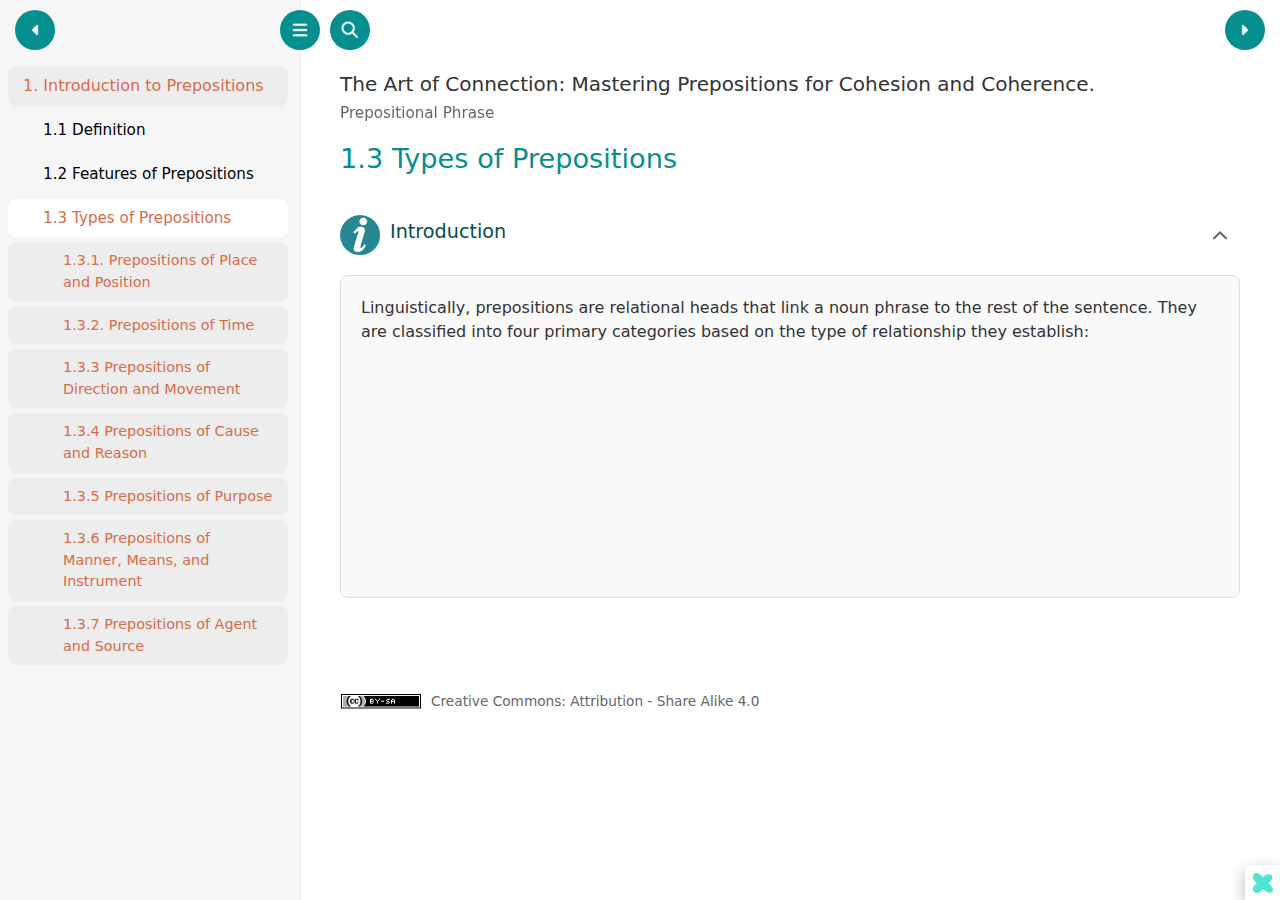
<file: html/1-3-types-of-prepositions.html>
<!DOCTYPE html>
<html lang="en" id="exe-node-20251228203328220QW1">
<head>
<meta charset="utf-8">
<meta name="generator" content="eXeLearning v3.0.1">
<meta name="viewport" content="width=device-width, initial-scale=1">
<link rel="license" type="text/html" href="https://creativecommons.org/licenses/by-sa/4.0/">
<title>1.3 Types of Prepositions | The Art of Connection: Mastering Prepositions for Cohesion and Coherence.</title>
<script>document.querySelector("html").classList.add("js");</script><script src="../libs/jquery/jquery.min.js"> </script><script src="../libs/common_i18n.js"> </script><script src="../libs/common.js"> </script><script src="../libs/exe_export.js"> </script><script src="../libs/bootstrap/bootstrap.bundle.min.js"> </script><link rel="stylesheet" href="../libs/bootstrap/bootstrap.min.css">
<script src="../idevices/text/text.js"> </script><link rel="stylesheet" href="../idevices/text/text.css">
<link rel="stylesheet" href="../content/css/base.css">
<script src="../theme/style.js"> </script><link rel="stylesheet" href="../theme/style.css">
<link rel="icon" type="image/x-icon" href="../libs/favicon.ico">
</head>
<body class="exe-export exe-web-site" lang="en">
<script>document.body.className+=" js"</script><div class="exe-content exe-export pre-js siteNav-hidden"> <nav id="siteNav"> <ul> <li class="current-page-parent"> <a href="../index.html" class="main-node highlighted-link daddy">1. Introduction to Prepositions</a><ul> <li> <a href="../html/1-1-definition.html" class="no-ch">1.1 Definition </a>
</li>
<li> <a href="../html/1-2-features-of-prepositions.html" class="no-ch">1.2 Features of Prepositions</a>
</li>
<li class="active"> <a href="../html/1-3-types-of-prepositions.html" class="active daddy">1.3 Types of Prepositions</a><ul> <li> <a href="../html/1-3-1-prepositions-of-place-and-position.html" class="highlighted-link no-ch">1.3.1.  Prepositions of Place and Position</a>
</li>
<li> <a href="../html/1-3-2-prepositions-of-time.html" class="highlighted-link no-ch">1.3.2.  Prepositions of Time</a>
</li>
<li> <a href="../html/1-3-3-prepositions-of-direction-and-movement.html" class="highlighted-link no-ch">1.3.3  Prepositions of Direction and Movement</a>
</li>
<li> <a href="../html/1-3-4-prepositions-of-cause-and-reason.html" class="highlighted-link no-ch">1.3.4 Prepositions of Cause and Reason</a>
</li>
<li> <a href="../html/1-3-5-prepositions-of-purpose.html" class="highlighted-link no-ch">1.3.5 Prepositions of Purpose</a>
</li>
<li> <a href="../html/1-3-6-prepositions-of-manner-means-and-instrument.html" class="highlighted-link no-ch">1.3.6 Prepositions of Manner, Means, and Instrument</a>
</li>
<li> <a href="../html/1-3-7-prepositions-of-agent-and-source.html" class="highlighted-link no-ch">1.3.7 Prepositions of Agent and Source</a>
</li>
</ul>
</li>
</ul>
</li>
</ul></nav><main id="20251228203328220QW1" class="page"> <div id="exe-client-search" data-block-order-string="Block %e" data-no-results-string="No results." data-pages='{"20251228004952NJYGPN":{"name":"1. Introduction to Prepositions","isIndex":true,"fileName":"index.html","rootPath":"C:\\Users\\GATEWAY\\AppData\\Roaming\\exelearning\\data\\tmp\\2025\\12\\28\\20251228004951RZEZST\\tmp\\localuser\\export\\\/\/","dirPath":"C:\\Users\\GATEWAY\\AppData\\Roaming\\exelearning\\data\\tmp\\2025\\12\\28\\20251228004951RZEZST\\tmp\\localuser\\export\\\/\/","filePath":"C:\\Users\\GATEWAY\\AppData\\Roaming\\exelearning\\data\\tmp\\2025\\12\\28\\20251228004951RZEZST\\tmp\\localuser\\export\\\/\/index.html","fileUrl":"index.html","prePageId":null,"nextPageId":"202512281949308317MQ","blocks":{"20251228192226939YVK":{"name":"Prepositional Phrases","order":1,"idevices":{"20251228192226936YYF":{"order":1,"htmlView":"&lt;div class=\"exe-text-template\"&gt;&lt;div class=\"textIdeviceContent\"&gt;\n            &lt;div class=\"exe-text-activity\"&gt;\n                &lt;div&gt;&lt;p&gt;&lt;span style=\"font-size: 12pt; font-family: arial, helvetica, sans-serif;\"&gt;&lt;img src=\"https:\/\/i.fbcd.co\/products\/resized\/resized-750-500\/2109-m04-i037-n011-s-c15-engli-mainpreview-efed88b3a7da7024818a1e92757f823634ef05da423ee9ce7c193d56dce5d14c.jpg\" title=\"Preprositions\" width=\"485\" height=\"323\" alt=\"prepositions\" class=\"position-center\"&gt;&lt;\/span&gt;&lt;\/p&gt;\n&lt;p&gt;&lt;span style=\"font-size: 12pt; font-family: arial, helvetica, sans-serif;\"&gt;Prepositions are a class of functional words used to express the relationship between a noun or pronoun and another part of the sentence. They act as connectors that provide vital context regarding spatial orientation where something is, temporal sequence when something happens, or direction where something is moving. Because they often do not have a direct one-to-one translation between languages, mastering them requires understanding the specific logic of English collocations\u2014words that naturally group together. Without prepositions, sentences would lack the necessary structure to indicate how objects and ideas relate to one another in time and space.&lt;\/span&gt;&lt;strong&gt;&lt;\/strong&gt;&lt;\/p&gt;\n&lt;p&gt;&lt;strong&gt;&lt;audio controls=\"controls\" src=\"files\/tmp\/2025\/12\/28\/20251228004951RZEZST\/20251228192226936YYF\/1766968927042qn1tq732g6r.webm\" class=\"mejs__player mediaelement\"&gt;&lt;a href=\"files\/tmp\/2025\/12\/28\/20251228004951RZEZST\/20251228192226936YYF\/1766968927042qn1tq732g6r.webm\"&gt;1766968927042qn1tq732g6r.webm&lt;\/a&gt;&lt;\/audio&gt;&lt;\/strong&gt;&lt;\/p&gt;\n&lt;p&gt;&lt;strong&gt;&lt;img src=\"https:\/\/www.istockphoto.com\/es\/ilustraciones\/persona-pensando\" alt=\"\"&gt; &amp;nbsp;&lt;\/strong&gt;&lt;\/p&gt;\n&lt;p&gt;&lt;span style=\"font-family: arial, helvetica, sans-serif;\"&gt;&lt;strong&gt;Answer: What do prepositions mean to you?&lt;\/strong&gt;&lt;\/span&gt;&lt;\/p&gt;\n&lt;p&gt;&lt;span style=\"font-family: arial, helvetica, sans-serif;\"&gt;&lt;strong&gt;&lt;img src=\"https:\/\/media1.giphy.com\/media\/v1.Y2lkPTZjMDliOTUyd3hoaGdqdWt6MWRubzF1NGk2Z2Y0ZDA2aGU3dGg0c3YwZHBxd3B5NSZlcD12MV9naWZzX3NlYXJjaCZjdD1n\/TiPQa86PpufKymqPAu\/200w.gif\" width=\"200\" height=\"200\" alt=\"pensar\"&gt;&lt;\/strong&gt;&lt;\/span&gt;&lt;\/p&gt;\n&lt;p&gt;&lt;span style=\"font-family: arial, helvetica, sans-serif;\"&gt;&lt;strong&gt;&amp;nbsp;&lt;\/strong&gt;&lt;\/span&gt;&lt;\/p&gt;\n&lt;p&gt;&lt;strong&gt;&lt;br style=\"clear: both;\"&gt;&lt;\/strong&gt;&lt;\/p&gt;\n&lt;p&gt;&lt;strong&gt;&lt;img src=\"https:\/\/www.istockphoto.com\/es\/ilustraciones\/persona-pensando\" alt=\"\"&gt;&lt;\/strong&gt;&lt;\/p&gt;&lt;p class=\"clearfix\"&gt;&lt;\/p&gt;&lt;\/div&gt;\n            &lt;\/div&gt;&lt;\/div&gt;&lt;\/div&gt;","jsonProperties":"{\"ideviceId\":\"20251228192226936YYF\",\"textInfoDurationInput\":\"\",\"textInfoDurationTextInput\":\"Duraci\u00f3n\",\"textInfoParticipantsInput\":\"\",\"textInfoParticipantsTextInput\":\"Agrupamiento\",\"textTextarea\":\"&lt;p&gt;&lt;span style=\\\"font-size: 12pt; font-family: arial, helvetica, sans-serif;\\\"&gt;&lt;img src=\\\"https:\/\/i.fbcd.co\/products\/resized\/resized-750-500\/2109-m04-i037-n011-s-c15-engli-mainpreview-efed88b3a7da7024818a1e92757f823634ef05da423ee9ce7c193d56dce5d14c.jpg\\\" title=\\\"Preprositions\\\" width=\\\"485\\\" height=\\\"323\\\" alt=\\\"prepositions\\\" class=\\\"position-center\\\" \/&gt;&lt;\/span&gt;&lt;\/p&gt;\\n&lt;p&gt;&lt;span style=\\\"font-size: 12pt; font-family: arial, helvetica, sans-serif;\\\"&gt;Prepositions are a class of functional words used to express the relationship between a noun or pronoun and another part of the sentence. They act as connectors that provide vital context regarding spatial orientation where something is, temporal sequence when something happens, or direction where something is moving. Because they often do not have a direct one-to-one translation between languages, mastering them requires understanding the specific logic of English collocations\u2014words that naturally group together. Without prepositions, sentences would lack the necessary structure to indicate how objects and ideas relate to one another in time and space.&lt;\/span&gt;&lt;strong&gt;&lt;\/strong&gt;&lt;\/p&gt;\\n&lt;p&gt;&lt;strong&gt;&lt;audio controls=\\\"controls\\\" src=\\\"files\/tmp\/2025\/12\/28\/20251228004951RZEZST\/20251228192226936YYF\/1766968927042qn1tq732g6r.webm\\\" class=\\\"mejs__player mediaelement\\\"&gt;&lt;a href=\\\"files\/tmp\/2025\/12\/28\/20251228004951RZEZST\/20251228192226936YYF\/1766968927042qn1tq732g6r.webm\\\"&gt;1766968927042qn1tq732g6r.webm&lt;\/a&gt;&lt;\/audio&gt;&lt;\/strong&gt;&lt;\/p&gt;\\n&lt;p&gt;&lt;strong&gt;&lt;img src=\\\"https:\/\/www.istockphoto.com\/es\/ilustraciones\/persona-pensando\\\" alt=\\\"\\\" \/&gt; \u00a0&lt;\/strong&gt;&lt;\/p&gt;\\n&lt;p&gt;&lt;span style=\\\"font-family: arial, helvetica, sans-serif;\\\"&gt;&lt;strong&gt;Answer: What do prepositions mean to you?&lt;\/strong&gt;&lt;\/span&gt;&lt;\/p&gt;\\n&lt;p&gt;&lt;span style=\\\"font-family: arial, helvetica, sans-serif;\\\"&gt;&lt;strong&gt;&lt;img src=\\\"https:\/\/media1.giphy.com\/media\/v1.Y2lkPTZjMDliOTUyd3hoaGdqdWt6MWRubzF1NGk2Z2Y0ZDA2aGU3dGg0c3YwZHBxd3B5NSZlcD12MV9naWZzX3NlYXJjaCZjdD1n\/TiPQa86PpufKymqPAu\/200w.gif\\\" width=\\\"200\\\" height=\\\"200\\\" alt=\\\"pensar\\\" \/&gt;&lt;\/strong&gt;&lt;\/span&gt;&lt;\/p&gt;\\n&lt;p&gt;&lt;span style=\\\"font-family: arial, helvetica, sans-serif;\\\"&gt;&lt;strong&gt;\u00a0&lt;\/strong&gt;&lt;\/span&gt;&lt;\/p&gt;\\n&lt;p&gt;&lt;strong&gt;&lt;br style=\\\"clear: both;\\\" \/&gt;&lt;\/strong&gt;&lt;\/p&gt;\\n&lt;p&gt;&lt;strong&gt;&lt;img src=\\\"https:\/\/www.istockphoto.com\/es\/ilustraciones\/persona-pensando\\\" alt=\\\"\\\" \/&gt;&lt;\/strong&gt;&lt;\/p&gt;\",\"textFeedbackInput\":\"Mostrar retroalimentaci\u00f3n\",\"textFeedbackTextarea\":\"\"}"}}}}},"202512281949308317MQ":{"name":"1.1 Definition ","isIndex":false,"fileName":"1-1-definition.html","rootPath":"C:\\Users\\GATEWAY\\AppData\\Roaming\\exelearning\\data\\tmp\\2025\\12\\28\\20251228004951RZEZST\\tmp\\localuser\\export\\\/\/","dirPath":"C:\\Users\\GATEWAY\\AppData\\Roaming\\exelearning\\data\\tmp\\2025\\12\\28\\20251228004951RZEZST\\tmp\\localuser\\export\\\/\/html\\","filePath":"C:\\Users\\GATEWAY\\AppData\\Roaming\\exelearning\\data\\tmp\\2025\\12\\28\\20251228004951RZEZST\\tmp\\localuser\\export\\\/\/html\\1-1-definition.html","fileUrl":"html\/1-1-definition.html","prePageId":"20251228004952NJYGPN","nextPageId":"202512281959305029B9","blocks":{"2025122819514376770Q":{"name":"","order":1,"idevices":{"20251228195143765PTP":{"order":1,"htmlView":"&lt;div class=\"exe-text-template\"&gt;&lt;div class=\"textIdeviceContent\"&gt;\n            &lt;div class=\"exe-text-activity\"&gt;\n                &lt;div&gt;&lt;p&gt;A prepositional phrase is a fundamental syntactic unit that functions as a modifier to provide specific contextual details within a sentence. According to Quirk et al. (1985), the structure is formally defined as a preposition followed by a prepositional complement, typically a noun phrase known as the object of the preposition. These phrases may include various internal modifiers\u2014such as articles, adjectives, or possessives\u2014to further specify the object. Linguistically, their primary role is to serve as either adjectival modifiers to describe a noun or as adverbial adjuncts (Huddleston &amp;amp; Pullum, 2002) to clarify the time, place, manner, or reason of an action, thereby enabling the high level of precision and detail required for effective communication in a globalized world.&lt;\/p&gt;&lt;p class=\"clearfix\"&gt;&lt;\/p&gt;&lt;\/div&gt;\n            &lt;\/div&gt;&lt;\/div&gt;&lt;\/div&gt;","jsonProperties":"{\"ideviceId\":\"20251228195143765PTP\",\"textInfoDurationInput\":\"\",\"textInfoDurationTextInput\":\"Duraci\u00f3n\",\"textInfoParticipantsInput\":\"\",\"textInfoParticipantsTextInput\":\"Agrupamiento\",\"textTextarea\":\"&lt;p&gt;A prepositional phrase is a fundamental syntactic unit that functions as a modifier to provide specific contextual details within a sentence. According to Quirk et al. (1985), the structure is formally defined as a preposition followed by a prepositional complement, typically a noun phrase known as the object of the preposition. These phrases may include various internal modifiers\u2014such as articles, adjectives, or possessives\u2014to further specify the object. Linguistically, their primary role is to serve as either adjectival modifiers to describe a noun or as adverbial adjuncts (Huddleston &amp;amp; Pullum, 2002) to clarify the time, place, manner, or reason of an action, thereby enabling the high level of precision and detail required for effective communication in a globalized world.&lt;\/p&gt;\",\"textFeedbackInput\":\"Mostrar retroalimentaci\u00f3n\",\"textFeedbackTextarea\":\"\"}"}}},"20251228195256390O5D":{"name":"","order":2,"idevices":{"20251228195256387C9W":{"order":1,"htmlView":"&lt;div class=\"flipcards-IDevice\"&gt;&lt;div class=\"game-evaluation-ids js-hidden\" data-id=\"20251228195256387C9W\" data-evaluationb=\"false\" data-evaluationid=\"20251228004951EMEJNT\"&gt;&lt;\/div&gt;&lt;div class=\"flipcards-instructions\"&gt;&lt;p&gt;Pulsa sobre las tarjetas para descubrir qu\u00e9 esconden.&lt;\/p&gt;&lt;\/div&gt;&lt;div class=\"flipcards-DataGame js-hidden\"&gt;{\"typeGame\":\"FlipCards\",\"author\":\"\",\"randomCards\":true,\"instructions\":\"&lt;p&gt;Pulsa sobre las tarjetas para descubrir qu\u00e9 esconden.&lt;\/p&gt;\",\"showMinimize\":false,\"itinerary\":{\"showClue\":false,\"clueGame\":\"\",\"percentageClue\":40,\"showCodeAccess\":false,\"codeAccess\":\"\",\"messageCodeAccess\":\"\"},\"cardsGame\":[{\"url\":\"files\/tmp\/2025\/12\/28\/20251228004951RZEZST\/20251228195256387C9W\/\/images.png\",\"x\":0.5678429439150053,\"y\":0.7313218281186861,\"author\":\"\",\"alt\":\"\",\"audio\":\"\",\"color\":\"#000000\",\"backcolor\":\"#ffffff\",\"eText\":\"What%20is%20the%20structure%20of%20the%20prepositions%3F%20\",\"urlBk\":\"\",\"xBk\":0,\"yBk\":0,\"authorBk\":\"\",\"altBk\":\"\",\"audioBk\":\"\",\"colorBk\":\"#030303\",\"backcolorBk\":\"#ffffff\",\"eTextBk\":\"Preposition%20%2B%20Object%3A%20%20in%20the%20room%2C%20after%20the%20class%2C%20interested%20in%20music\"}],\"isScorm\":0,\"textButtonScorm\":\"Guardar la puntuaci\u00f3n\",\"repeatActivity\":true,\"weighted\":100,\"textAfter\":\"\",\"percentajeCards\":70,\"version\":1.3,\"type\":0,\"showSolution\":true,\"timeShowSolution\":3,\"time\":3,\"evaluation\":false,\"evaluationID\":\"20251228004951EMEJNT\",\"imgCard\":\"\",\"id\":\"20251228195256387C9W\",\"msgs\":{\"msgSubmit\":\"Enviar\",\"msgClue\":\"\u00a1Genial! La pista es:\",\"msgCodeAccess\":\"C\u00f3digo de acceso\",\"msgPlayAgain\":\"Jugar otra vez\",\"msgPlayStart\":\"Pulse aqu\u00ed para jugar\",\"msgScore\":\"Puntuaci\u00f3n\",\"msgWeight\":\"Peso\",\"msgErrors\":\"Errores\",\"msgHits\":\"Aciertos\",\"msgMinimize\":\"Minimizar\",\"msgMaximize\":\"Maximizar\",\"msgCool\":\"\u00a1Bien!\",\"msgFullScreen\":\"Pantalla Completa\",\"msgExitFullScreen\":\"Salir del modo pantalla completa\",\"msgSuccesses\":\"\u00a1Correcto! | \u00a1Excelente! | \u00a1Genial! | \u00a1Muy bien! | \u00a1Perfecto!\",\"msgFailures\":\"\u00a1No era eso! | \u00a1Incorrecto! | \u00a1No es correcto! | \u00a1Lo sentimos! | \u00a1Error!\",\"msgNoImage\":\"Pregunta sin im\u00e1genes\",\"msgEndGameScore\":\"Antes de guardar la puntuaci\u00f3n comience la partida.\",\"msgScoreScorm\":\"La puntuaci\u00f3n no se puede guardar porque esta p\u00e1gina no forma parte  de un paquete SCORM.\",\"msgOnlySaveScore\":\"\u00a1Solo puede guardar la puntuaci\u00f3n una vez!\",\"msgOnlySave\":\"Solo puede guardar una vez\",\"msgInformation\":\"Informaci\u00f3n\",\"msgYouScore\":\"Su puntuaci\u00f3n\",\"msgAuthor\":\"Autor\u00eda\",\"msgOnlySaveAuto\":\"Su puntuaci\u00f3n se guardar\u00e1 despu\u00e9s de cada pregunta. Solo puede jugar una vez.\",\"msgSaveAuto\":\"Su puntuaci\u00f3n se guardar\u00e1 autom\u00e1ticamente despu\u00e9s de cada pregunta.\",\"msgSeveralScore\":\"Puede guardar la puntuaci\u00f3n tantas veces como quiera\",\"msgYouLastScore\":\"La \u00faltima puntuaci\u00f3n guardada es\",\"msgActityComply\":\"Ya ha realizado esta actividad.\",\"msgPlaySeveralTimes\":\"Puede realizar esta actividad cuantas veces quiera\",\"msgClose\":\"Cerrar\",\"msgAudio\":\"Audio\",\"msgPreviousCard\":\"Anterior\",\"msgNextCard\":\"Siguiente\",\"msgNumQuestions\":\"N\u00famero de tarjetas\",\"msgTrue\":\"Verdadero\",\"msgFalse\":\"Falso\",\"msgTryAgain\":\"Necesitas al menos %s% de respuestas correctas para obtener la informaci\u00f3n. Int\u00e9ntalo de nuevo.\",\"mgsAllQuestions\":\"\u00a1Completadas las preguntas!\",\"msgTrue1\":\"Has acertado. Es la cara correcta.\",\"msgTrue2\":\"Has fallado. No es la cara correcta.\",\"msgFalse1\":\"Has acertado. No es la cara correcta.\",\"msgFalse2\":\"Has fallado. Es la cara correcta.\",\"mgsClickCard\":\"Pulsa en la tarjeta\",\"msgEndTime\":\"Acab\u00f3 el tiempo de juego. Tu puntuaci\u00f3n es %s.\",\"msgEnd\":\"Finalizar\",\"msgEndGameM\":\"Has completado el juego. Tu puntuaci\u00f3n es %s.\",\"msgUncompletedActivity\":\"Actividad no completada\",\"msgSuccessfulActivity\":\"Actividad superada. Puntuaci\u00f3n: %s\",\"msgUnsuccessfulActivity\":\"Actividad no superada. Puntuaci\u00f3n: %s\",\"msgTypeGame\":\"Tarjetas de memoria\"}}&lt;\/div&gt;&lt;a href=\"files\/tmp\/2025\/12\/28\/20251228004951RZEZST\/20251228195256387C9W\/\/images.png\" class=\"js-hidden flipcards-LinkImages\"&gt;0&lt;\/a&gt;&lt;div class=\"flipcards-bns js-hidden\"&gt;Su navegador no es compatible con esta herramienta.&lt;\/div&gt;&lt;\/div&gt;","jsonProperties":null}}}}},"202512281959305029B9":{"name":"1.2 Features of Prepositions","isIndex":false,"fileName":"1-2-features-of-prepositions.html","rootPath":"C:\\Users\\GATEWAY\\AppData\\Roaming\\exelearning\\data\\tmp\\2025\\12\\28\\20251228004951RZEZST\\tmp\\localuser\\export\\\/\/","dirPath":"C:\\Users\\GATEWAY\\AppData\\Roaming\\exelearning\\data\\tmp\\2025\\12\\28\\20251228004951RZEZST\\tmp\\localuser\\export\\\/\/html\\","filePath":"C:\\Users\\GATEWAY\\AppData\\Roaming\\exelearning\\data\\tmp\\2025\\12\\28\\20251228004951RZEZST\\tmp\\localuser\\export\\\/\/html\\1-2-features-of-prepositions.html","fileUrl":"html\/1-2-features-of-prepositions.html","prePageId":"202512281949308317MQ","nextPageId":"20251228203328220QW1","blocks":{"20251228202830295M7H":{"name":"","order":1,"idevices":{"20251228202830292KHM":{"order":1,"htmlView":"&lt;div class=\"exe-magnifier-container\"&gt;\n    &lt;div class=\"MNF-MainContainer\" id=\"mnfPMainContainer-20251228202830292KHM\" style=\"display:flex; flex-direction:column; align-items:flex-start;\"&gt;\n        &lt;div class=\"MNF-instructions\" style=\"flex:1; text-align:left; margin:0 0 1rem;\"&gt;\n            &lt;p&gt;&lt;audio controls=\"controls\" src=\"files\/tmp\/2025\/12\/28\/20251228004951RZEZST\/20251228202830292KHM\/17669718909307u9mjhky5dg.webm\"&gt;&lt;a href=\"files\/tmp\/2025\/12\/28\/20251228004951RZEZST\/20251228202830292KHM\/17669718909307u9mjhky5dg.webm\"&gt;17669718909307u9mjhky5dg.webm&lt;\/a&gt;&lt;\/audio&gt;&lt;\/p&gt;\n        &lt;\/div&gt;\n        &lt;div id=\"mnfPNotImage-20251228202830292KHM\" style=\"display:none\"&gt;&lt;p&gt;La imagen no est\u00e1 disponible&lt;\/p&gt;&lt;\/div&gt;\n        &lt;div class=\"MNF-image-wrapper\" id=\"image-wrapper-20251228202830292KHM\" style=\"flex-shrink:0;\"&gt;\n            &lt;a href=\"#\" class=\"MNF-FullLinkImage\" title=\"Pantalla completa\" aria-label=\"Pantalla completa\"&gt;\n                &lt;div class=\"MNF-FullImage MNF-Activo\" aria-hidden=\"true\"&gt;&lt;\/div&gt;\n                &lt;span class=\"sr-av\"&gt;Pantalla completa&lt;\/span&gt;\n            &lt;\/a&gt;\n            &lt;div class=\"ImageMagnifierIdevice\"&gt;\n                &lt;div class=\"image-thumbnail\" id=\"image-thumbnail-20251228202830292KHM\"&gt;\n                    &lt;div style=\"position: relative; display: block; width:400; height: auto; margin-bottom: 50px;\"&gt;\n                        &lt;img id=\"magnifier-20251228202830292KHM\"\n                             src=\"files\/tmp\/2025\/12\/28\/20251228004951RZEZST\/20251228202830292KHM\/\/Captura_de_pantalla_2025-12-28_202643_1.png\"\n                             data-magnifysrc=\"files\/tmp\/2025\/12\/28\/20251228004951RZEZST\/20251228202830292KHM\/\/Captura_de_pantalla_2025-12-28_202643_1.png\"\n                             width=\"400\"\n                             data-size=\"2\"\n                             data-zoom=\"250\"&gt;\n                    &lt;\/div&gt;\n                &lt;\/div&gt;\n            &lt;\/div&gt;\n        &lt;\/div&gt;\n    &lt;\/div&gt;&lt;\/div&gt;","jsonProperties":"{\"id\":\"20251228202830292KHM\",\"typeGame\":\"magnifier\",\"textTextarea\":\"&lt;p&gt;&lt;audio controls=\\\"controls\\\" src=\\\"files\/tmp\/2025\/12\/28\/20251228004951RZEZST\/20251228202830292KHM\/17669718909307u9mjhky5dg.webm\\\"&gt;&lt;a href=\\\"files\/tmp\/2025\/12\/28\/20251228004951RZEZST\/20251228202830292KHM\/17669718909307u9mjhky5dg.webm\\\"&gt;17669718909307u9mjhky5dg.webm&lt;\/a&gt;&lt;\/audio&gt;&lt;\/p&gt;\",\"isDefaultImage\":\"0\",\"imageResource\":\"files\/tmp\/2025\/12\/28\/20251228004951RZEZST\/20251228202830292KHM\/\/Captura_de_pantalla_2025-12-28_202643_1.png\",\"defaultImage\":\"http:\/\/localhost:41309\/files\/perm\/idevices\/base\/magnifier\/edition\/hood.jpg\",\"height\":\"\",\"width\":\"400\",\"align\":\"none\",\"initialZSize\":\"250\",\"maxZSize\":600,\"glassSize\":\"2\",\"ideviceId\":\"20251228202830292KHM\"}"}}}}},"20251228203328220QW1":{"name":"1.3 Types of Prepositions","isIndex":false,"fileName":"1-3-types-of-prepositions.html","rootPath":"C:\\Users\\GATEWAY\\AppData\\Roaming\\exelearning\\data\\tmp\\2025\\12\\28\\20251228004951RZEZST\\tmp\\localuser\\export\\\/\/","dirPath":"C:\\Users\\GATEWAY\\AppData\\Roaming\\exelearning\\data\\tmp\\2025\\12\\28\\20251228004951RZEZST\\tmp\\localuser\\export\\\/\/html\\","filePath":"C:\\Users\\GATEWAY\\AppData\\Roaming\\exelearning\\data\\tmp\\2025\\12\\28\\20251228004951RZEZST\\tmp\\localuser\\export\\\/\/html\\1-3-types-of-prepositions.html","fileUrl":"html\/1-3-types-of-prepositions.html","prePageId":"202512281959305029B9","nextPageId":"20251228210323790S8O","blocks":{"20251228205705569DAR":{"name":"Introduction","order":1,"idevices":{"20251228205705566FLR":{"order":1,"htmlView":"&lt;div class=\"exe-text-template\"&gt;&lt;div class=\"textIdeviceContent\"&gt;\n            &lt;div class=\"exe-text-activity\"&gt;\n                &lt;div&gt;&lt;p&gt;Linguistically, prepositions are relational heads that link a noun phrase to the rest of the sentence. They are classified into four primary categories based on the type of relationship they establish:&lt;\/p&gt;\n&lt;p&gt;&amp;nbsp;&lt;iframe width=\"300\" height=\"150\" style=\"display: block; margin-left: auto; margin-right: auto; width: 355px; height: 177px;\" src=\"https:\/\/www.youtube.com\/embed\/HRZZIwIHeUM\" allowfullscreen=\"allowfullscreen\"&gt;&lt;\/iframe&gt;&lt;\/p&gt;\n&lt;p&gt;&lt;\/p&gt;&lt;p class=\"clearfix\"&gt;&lt;\/p&gt;&lt;\/div&gt;\n            &lt;\/div&gt;&lt;\/div&gt;&lt;\/div&gt;","jsonProperties":"{\"ideviceId\":\"20251228205705566FLR\",\"textInfoDurationInput\":\"\",\"textInfoDurationTextInput\":\"Duraci\u00f3n\",\"textInfoParticipantsInput\":\"\",\"textInfoParticipantsTextInput\":\"Agrupamiento\",\"textTextarea\":\"&lt;p&gt;Linguistically, prepositions are relational heads that link a noun phrase to the rest of the sentence. They are classified into four primary categories based on the type of relationship they establish:&lt;\/p&gt;\\n&lt;p&gt;\u00a0&lt;iframe width=\\\"300\\\" height=\\\"150\\\" style=\\\"display: block; margin-left: auto; margin-right: auto; width: 355px; height: 177px;\\\" src=\\\"https:\/\/www.youtube.com\/embed\/HRZZIwIHeUM\\\" allowfullscreen=\\\"allowfullscreen\\\"&gt;&lt;\/iframe&gt;&lt;\/p&gt;\\n&lt;p&gt;&lt;\/p&gt;\",\"textFeedbackInput\":\"Mostrar retroalimentaci\u00f3n\",\"textFeedbackTextarea\":\"\"}"}}}}},"20251228210323790S8O":{"name":"1.3.1.  Prepositions of Place and Position","isIndex":false,"fileName":"1-3-1-prepositions-of-place-and-position.html","rootPath":"C:\\Users\\GATEWAY\\AppData\\Roaming\\exelearning\\data\\tmp\\2025\\12\\28\\20251228004951RZEZST\\tmp\\localuser\\export\\\/\/","dirPath":"C:\\Users\\GATEWAY\\AppData\\Roaming\\exelearning\\data\\tmp\\2025\\12\\28\\20251228004951RZEZST\\tmp\\localuser\\export\\\/\/html\\","filePath":"C:\\Users\\GATEWAY\\AppData\\Roaming\\exelearning\\data\\tmp\\2025\\12\\28\\20251228004951RZEZST\\tmp\\localuser\\export\\\/\/html\\1-3-1-prepositions-of-place-and-position.html","fileUrl":"html\/1-3-1-prepositions-of-place-and-position.html","prePageId":"20251228203328220QW1","nextPageId":"202512282103426425I4","blocks":{"20251228210758460HHK":{"name":"Click the highlited words","order":1,"idevices":{"202512282107584571NL":{"order":1,"htmlView":"&lt;div class=\"exe-text-template\"&gt;&lt;div class=\"textIdeviceContent\"&gt;\n            &lt;div class=\"exe-text-activity\"&gt;\n                &lt;div&gt;&lt;p style=\"padding-left: 40px;\"&gt;Prepositions of place indicate the physical or relative location of a person, object, or place in relation to another element.&lt;\/p&gt;\n&lt;p style=\"padding-left: 40px;\"&gt;&lt;br&gt;&lt;strong&gt;Common prepositions of place:&lt;\/strong&gt;&lt;br&gt;&amp;nbsp;in, on, at, under, above, below, between, behind, in front of, next to, near&lt;\/p&gt;\n&lt;p style=\"padding-left: 40px;\"&gt;&lt;br&gt;&lt;\/p&gt;\n&lt;p style=\"padding-left: 40px;\"&gt;&lt;strong&gt;Core Prepositions:&amp;nbsp;&lt;\/strong&gt;&lt;\/p&gt;\n&lt;p style=\"padding-left: 40px;\"&gt;&lt;strong&gt;&lt;a title=\"Examples\" class=\"exe-dialog-link\" rel=\"lightbox\" href=\"#t29d39f63-def3-866a-56c3-d2bb3e49383c\" id=\"link29d39f63-def3-866a-56c3-d2bb3e49383c\"&gt;&lt;span style=\"background-color: #fbeeb8;\"&gt;IN&lt;\/span&gt;&lt;\/a&gt;&lt;\/strong&gt;&lt;\/p&gt;\n&lt;p style=\"padding-left: 40px;\"&gt;Used for enclosed spaces, large areas, and three-dimensional locations.&lt;\/p&gt;\n&lt;p style=\"padding-left: 40px;\"&gt;&lt;a title=\"&amp;nbsp;Examples:\" class=\"exe-dialog-link\" rel=\"lightbox\" href=\"#td7ea4778-1a16-c230-3e69-f0be199b872e\" id=\"linkd7ea4778-1a16-c230-3e69-f0be199b872e\"&gt;&lt;span style=\"background-color: #fbeeb8;\"&gt;&lt;strong&gt;ON&lt;\/strong&gt;&lt;\/span&gt;&lt;\/a&gt;&lt;br&gt;&amp;nbsp;Used for surfaces or contact with a surface.&lt;\/p&gt;\n&lt;p style=\"padding-left: 40px;\"&gt;&lt;br&gt;&lt;a title=\"&amp;nbsp;Examples: \" class=\"exe-dialog-link\" rel=\"lightbox\" href=\"#t12a5e60f-7d2b-997a-9308-e50b74c84765\" id=\"link12a5e60f-7d2b-997a-9308-e50b74c84765\"&gt;&lt;strong&gt;&lt;span style=\"background-color: #fbeeb8;\"&gt;AT&lt;\/span&gt;&lt;\/strong&gt;&lt;\/a&gt;&lt;br&gt;Used for specific points or exact locations.&lt;br&gt;&lt;br&gt;&lt;\/p&gt;\n&lt;p style=\"padding-left: 40px;\"&gt;&lt;strong&gt;Function:&lt;\/strong&gt;&lt;\/p&gt;\n&lt;ul&gt;\n&lt;li&gt;Describe static position&lt;\/li&gt;\n&lt;li&gt;Specify spatial relationships&lt;\/li&gt;\n&lt;li&gt;Answer the question Where?&lt;\/li&gt;\n&lt;\/ul&gt;\n&lt;p style=\"padding-left: 40px;\"&gt;&lt;strong&gt;Examples:&lt;\/strong&gt;&lt;\/p&gt;\n&lt;ul&gt;\n&lt;li&gt;The documents are &lt;strong&gt;on &lt;\/strong&gt;the desk.&lt;\/li&gt;\n&lt;li&gt;She is waiting &lt;strong&gt;at &lt;\/strong&gt;the entrance.&lt;\/li&gt;\n&lt;li&gt;The office is &lt;strong&gt;between &lt;\/strong&gt;the bank and the pharmacy.&lt;\/li&gt;\n&lt;\/ul&gt;\n&lt;div id=\"t29d39f63-def3-866a-56c3-d2bb3e49383c\" class=\"exe-dialog-text js-hidden\"&gt;\n&lt;p&gt;in a room, in a city, in a country&lt;\/p&gt;\n&lt;\/div&gt;\n&lt;div id=\"td7ea4778-1a16-c230-3e69-f0be199b872e\" class=\"exe-dialog-text js-hidden\"&gt;\n&lt;p&gt;on the table, on the wall, on the floor&lt;\/p&gt;\n&lt;\/div&gt;\n&lt;div id=\"t12a5e60f-7d2b-997a-9308-e50b74c84765\" class=\"exe-dialog-text js-hidden\"&gt;\n&lt;p&gt;at the door, at school, at the bus stop&lt;\/p&gt;\n&lt;\/div&gt;&lt;p class=\"clearfix\"&gt;&lt;\/p&gt;&lt;\/div&gt;\n            &lt;\/div&gt;&lt;\/div&gt;&lt;\/div&gt;","jsonProperties":"{\"ideviceId\":\"202512282107584571NL\",\"textInfoDurationInput\":\"\",\"textInfoDurationTextInput\":\"Duraci\u00f3n\",\"textInfoParticipantsInput\":\"\",\"textInfoParticipantsTextInput\":\"Agrupamiento\",\"textTextarea\":\"&lt;p style=\\\"padding-left: 40px;\\\"&gt;Prepositions of place indicate the physical or relative location of a person, object, or place in relation to another element.&lt;\/p&gt;\\n&lt;p style=\\\"padding-left: 40px;\\\"&gt;&lt;br \/&gt;&lt;strong&gt;Common prepositions of place:&lt;\/strong&gt;&lt;br \/&gt;\u00a0in, on, at, under, above, below, between, behind, in front of, next to, near&lt;\/p&gt;\\n&lt;p style=\\\"padding-left: 40px;\\\"&gt;&lt;br \/&gt;&lt;\/p&gt;\\n&lt;p style=\\\"padding-left: 40px;\\\"&gt;&lt;strong&gt;Core Prepositions:\u00a0&lt;\/strong&gt;&lt;\/p&gt;\\n&lt;p style=\\\"padding-left: 40px;\\\"&gt;&lt;strong&gt;&lt;a title=\\\"Examples\\\" class=\\\"exe-dialog-link\\\" rel=\\\"lightbox\\\" href=\\\"#t29d39f63-def3-866a-56c3-d2bb3e49383c\\\" id=\\\"link29d39f63-def3-866a-56c3-d2bb3e49383c\\\"&gt;&lt;span style=\\\"background-color: #fbeeb8;\\\"&gt;IN&lt;\/span&gt;&lt;\/a&gt;&lt;\/strong&gt;&lt;\/p&gt;\\n&lt;p style=\\\"padding-left: 40px;\\\"&gt;Used for enclosed spaces, large areas, and three-dimensional locations.&lt;\/p&gt;\\n&lt;p style=\\\"padding-left: 40px;\\\"&gt;&lt;a title=\\\"\u00a0Examples:\\\" class=\\\"exe-dialog-link\\\" rel=\\\"lightbox\\\" href=\\\"#td7ea4778-1a16-c230-3e69-f0be199b872e\\\" id=\\\"linkd7ea4778-1a16-c230-3e69-f0be199b872e\\\"&gt;&lt;span style=\\\"background-color: #fbeeb8;\\\"&gt;&lt;strong&gt;ON&lt;\/strong&gt;&lt;\/span&gt;&lt;\/a&gt;&lt;br \/&gt;\u00a0Used for surfaces or contact with a surface.&lt;\/p&gt;\\n&lt;p style=\\\"padding-left: 40px;\\\"&gt;&lt;br \/&gt;&lt;a title=\\\"\u00a0Examples: \\\" class=\\\"exe-dialog-link\\\" rel=\\\"lightbox\\\" href=\\\"#t12a5e60f-7d2b-997a-9308-e50b74c84765\\\" id=\\\"link12a5e60f-7d2b-997a-9308-e50b74c84765\\\"&gt;&lt;strong&gt;&lt;span style=\\\"background-color: #fbeeb8;\\\"&gt;AT&lt;\/span&gt;&lt;\/strong&gt;&lt;\/a&gt;&lt;br \/&gt;Used for specific points or exact locations.&lt;br \/&gt;&lt;br \/&gt;&lt;\/p&gt;\\n&lt;p style=\\\"padding-left: 40px;\\\"&gt;&lt;strong&gt;Function:&lt;\/strong&gt;&lt;\/p&gt;\\n&lt;ul&gt;\\n&lt;li&gt;Describe static position&lt;\/li&gt;\\n&lt;li&gt;Specify spatial relationships&lt;\/li&gt;\\n&lt;li&gt;Answer the question Where?&lt;\/li&gt;\\n&lt;\/ul&gt;\\n&lt;p style=\\\"padding-left: 40px;\\\"&gt;&lt;strong&gt;Examples:&lt;\/strong&gt;&lt;\/p&gt;\\n&lt;ul&gt;\\n&lt;li&gt;The documents are &lt;strong&gt;on &lt;\/strong&gt;the desk.&lt;\/li&gt;\\n&lt;li&gt;She is waiting &lt;strong&gt;at &lt;\/strong&gt;the entrance.&lt;\/li&gt;\\n&lt;li&gt;The office is &lt;strong&gt;between &lt;\/strong&gt;the bank and the pharmacy.&lt;\/li&gt;\\n&lt;\/ul&gt;\\n&lt;div id=\\\"t29d39f63-def3-866a-56c3-d2bb3e49383c\\\" class=\\\"exe-dialog-text js-hidden\\\"&gt;\\n&lt;p&gt;in a room, in a city, in a country&lt;\/p&gt;\\n&lt;\/div&gt;\\n&lt;div id=\\\"td7ea4778-1a16-c230-3e69-f0be199b872e\\\" class=\\\"exe-dialog-text js-hidden\\\"&gt;\\n&lt;p&gt;on the table, on the wall, on the floor&lt;\/p&gt;\\n&lt;\/div&gt;\\n&lt;div id=\\\"t12a5e60f-7d2b-997a-9308-e50b74c84765\\\" class=\\\"exe-dialog-text js-hidden\\\"&gt;\\n&lt;p&gt;at the door, at school, at the bus stop&lt;\/p&gt;\\n&lt;\/div&gt;\",\"textFeedbackInput\":\"Mostrar retroalimentaci\u00f3n\",\"textFeedbackTextarea\":\"\"}"}}},"20251228212349997DO6":{"name":"","order":2,"idevices":{"20251228212349994UH6":{"order":1,"htmlView":"&lt;div class=\"exe-magnifier-container\"&gt;\n    &lt;div class=\"MNF-MainContainer\" id=\"mnfPMainContainer-20251228212349994UH6\" style=\"display:flex; flex-direction:column; align-items:flex-start;\"&gt;\n        &lt;div class=\"MNF-instructions\" style=\"flex:1; text-align:left; margin:0 0 1rem;\"&gt;\n            \n        &lt;\/div&gt;\n        &lt;div id=\"mnfPNotImage-20251228212349994UH6\" style=\"display:none\"&gt;&lt;p&gt;La imagen no est\u00e1 disponible&lt;\/p&gt;&lt;\/div&gt;\n        &lt;div class=\"MNF-image-wrapper\" id=\"image-wrapper-20251228212349994UH6\" style=\"flex-shrink:0;\"&gt;\n            &lt;a href=\"#\" class=\"MNF-FullLinkImage\" title=\"Pantalla completa\" aria-label=\"Pantalla completa\"&gt;\n                &lt;div class=\"MNF-FullImage MNF-Activo\" aria-hidden=\"true\"&gt;&lt;\/div&gt;\n                &lt;span class=\"sr-av\"&gt;Pantalla completa&lt;\/span&gt;\n            &lt;\/a&gt;\n            &lt;div class=\"ImageMagnifierIdevice\"&gt;\n                &lt;div class=\"image-thumbnail\" id=\"image-thumbnail-20251228212349994UH6\"&gt;\n                    &lt;div style=\"position: relative; display: block; width:400; height: auto; margin-bottom: 50px;\"&gt;\n                        &lt;img id=\"magnifier-20251228212349994UH6\"\n                             src=\"files\/tmp\/2025\/12\/28\/20251228004951RZEZST\/20251228212349994UH6\/\/at-in-on_place-new.png\"\n                             data-magnifysrc=\"files\/tmp\/2025\/12\/28\/20251228004951RZEZST\/20251228212349994UH6\/\/at-in-on_place-new.png\"\n                             width=\"400\"\n                             data-size=\"2\"\n                             data-zoom=\"200\"&gt;\n                    &lt;\/div&gt;\n                &lt;\/div&gt;\n            &lt;\/div&gt;\n        &lt;\/div&gt;\n    &lt;\/div&gt;&lt;\/div&gt;","jsonProperties":"{\"id\":\"20251228212349994UH6\",\"typeGame\":\"magnifier\",\"textTextarea\":\"\",\"isDefaultImage\":\"0\",\"imageResource\":\"files\/tmp\/2025\/12\/28\/20251228004951RZEZST\/20251228212349994UH6\/\/at-in-on_place-new.png\",\"defaultImage\":\"http:\/\/localhost:41309\/files\/perm\/idevices\/base\/magnifier\/edition\/hood.jpg\",\"height\":\"\",\"width\":\"400\",\"align\":\"none\",\"initialZSize\":\"200\",\"maxZSize\":600,\"glassSize\":\"2\",\"ideviceId\":\"20251228212349994UH6\"}"}}}}},"202512282103426425I4":{"name":"1.3.2.  Prepositions of Time","isIndex":false,"fileName":"1-3-2-prepositions-of-time.html","rootPath":"C:\\Users\\GATEWAY\\AppData\\Roaming\\exelearning\\data\\tmp\\2025\\12\\28\\20251228004951RZEZST\\tmp\\localuser\\export\\\/\/","dirPath":"C:\\Users\\GATEWAY\\AppData\\Roaming\\exelearning\\data\\tmp\\2025\\12\\28\\20251228004951RZEZST\\tmp\\localuser\\export\\\/\/html\\","filePath":"C:\\Users\\GATEWAY\\AppData\\Roaming\\exelearning\\data\\tmp\\2025\\12\\28\\20251228004951RZEZST\\tmp\\localuser\\export\\\/\/html\\1-3-2-prepositions-of-time.html","fileUrl":"html\/1-3-2-prepositions-of-time.html","prePageId":"20251228210323790S8O","nextPageId":"20251228210629472IEI","blocks":{"202512282125422955RF":{"name":"","order":1,"idevices":{"20251228212542292HT8":{"order":1,"htmlView":"&lt;div class=\"exe-text-template\"&gt;&lt;div class=\"textIdeviceContent\"&gt;\n            &lt;div class=\"exe-text-activity\"&gt;\n                &lt;div&gt;&lt;p style=\"padding-left: 40px;\"&gt;&lt;span style=\"font-family: arial, helvetica, sans-serif;\"&gt;Prepositions of time indicate when an event occurs or its relationship to a temporal reference.&lt;\/span&gt;&lt;\/p&gt;\n&lt;p style=\"padding-left: 40px;\"&gt;&lt;strong&gt;&lt;span style=\"font-family: arial, helvetica, sans-serif;\"&gt;Usage principles:&lt;\/span&gt;&lt;\/strong&gt;&lt;\/p&gt;\n&lt;p style=\"padding-left: 40px;\"&gt;&lt;span style=\"font-family: arial, helvetica, sans-serif;\"&gt;At \u2192 precise moments (at 9:00, at noon)&lt;\/span&gt;&lt;\/p&gt;\n&lt;p style=\"padding-left: 40px;\"&gt;&lt;br&gt;&lt;span style=\"font-family: arial, helvetica, sans-serif;\"&gt;On \u2192 specific days or dates (on Monday, on July 15)&lt;\/span&gt;&lt;\/p&gt;\n&lt;p style=\"padding-left: 40px;\"&gt;&lt;br&gt;&lt;span style=\"font-family: arial, helvetica, sans-serif;\"&gt;In \u2192 extended periods (in 2026, in the afternoon)&lt;\/span&gt;&lt;\/p&gt;\n&lt;p style=\"padding-left: 40px;\"&gt;&lt;strong&gt;&lt;span style=\"font-family: arial, helvetica, sans-serif;\"&gt;Examples:&lt;\/span&gt;&lt;\/strong&gt;&lt;\/p&gt;\n&lt;ul&gt;\n&lt;li&gt;&lt;span style=\"font-family: arial, helvetica, sans-serif;\"&gt;The meeting starts &lt;strong&gt;at &lt;\/strong&gt;10:30 a.m.&lt;\/span&gt;&lt;\/li&gt;\n&lt;li&gt;&lt;span style=\"font-family: arial, helvetica, sans-serif;\"&gt;The report is due &lt;strong&gt;on &lt;\/strong&gt;Friday.&lt;\/span&gt;&lt;\/li&gt;\n&lt;li&gt;&lt;span style=\"font-family: arial, helvetica, sans-serif;\"&gt;She completed her studies &lt;strong&gt;in &lt;\/strong&gt;2024.&lt;\/span&gt;&lt;\/li&gt;\n&lt;\/ul&gt;&lt;p class=\"clearfix\"&gt;&lt;\/p&gt;&lt;\/div&gt;\n            &lt;\/div&gt;&lt;\/div&gt;&lt;\/div&gt;","jsonProperties":"{\"ideviceId\":\"20251228212542292HT8\",\"textInfoDurationInput\":\"\",\"textInfoDurationTextInput\":\"Duraci\u00f3n\",\"textInfoParticipantsInput\":\"\",\"textInfoParticipantsTextInput\":\"Agrupamiento\",\"textTextarea\":\"&lt;p style=\\\"padding-left: 40px;\\\"&gt;&lt;span style=\\\"font-family: arial, helvetica, sans-serif;\\\"&gt;Prepositions of time indicate when an event occurs or its relationship to a temporal reference.&lt;\/span&gt;&lt;\/p&gt;\\n&lt;p style=\\\"padding-left: 40px;\\\"&gt;&lt;strong&gt;&lt;span style=\\\"font-family: arial, helvetica, sans-serif;\\\"&gt;Usage principles:&lt;\/span&gt;&lt;\/strong&gt;&lt;\/p&gt;\\n&lt;p style=\\\"padding-left: 40px;\\\"&gt;&lt;span style=\\\"font-family: arial, helvetica, sans-serif;\\\"&gt;At \u2192 precise moments (at 9:00, at noon)&lt;\/span&gt;&lt;\/p&gt;\\n&lt;p style=\\\"padding-left: 40px;\\\"&gt;&lt;br \/&gt;&lt;span style=\\\"font-family: arial, helvetica, sans-serif;\\\"&gt;On \u2192 specific days or dates (on Monday, on July 15)&lt;\/span&gt;&lt;\/p&gt;\\n&lt;p style=\\\"padding-left: 40px;\\\"&gt;&lt;br \/&gt;&lt;span style=\\\"font-family: arial, helvetica, sans-serif;\\\"&gt;In \u2192 extended periods (in 2026, in the afternoon)&lt;\/span&gt;&lt;\/p&gt;\\n&lt;p style=\\\"padding-left: 40px;\\\"&gt;&lt;strong&gt;&lt;span style=\\\"font-family: arial, helvetica, sans-serif;\\\"&gt;Examples:&lt;\/span&gt;&lt;\/strong&gt;&lt;\/p&gt;\\n&lt;ul&gt;\\n&lt;li&gt;&lt;span style=\\\"font-family: arial, helvetica, sans-serif;\\\"&gt;The meeting starts &lt;strong&gt;at &lt;\/strong&gt;10:30 a.m.&lt;\/span&gt;&lt;\/li&gt;\\n&lt;li&gt;&lt;span style=\\\"font-family: arial, helvetica, sans-serif;\\\"&gt;The report is due &lt;strong&gt;on &lt;\/strong&gt;Friday.&lt;\/span&gt;&lt;\/li&gt;\\n&lt;li&gt;&lt;span style=\\\"font-family: arial, helvetica, sans-serif;\\\"&gt;She completed her studies &lt;strong&gt;in &lt;\/strong&gt;2024.&lt;\/span&gt;&lt;\/li&gt;\\n&lt;\/ul&gt;\",\"textFeedbackInput\":\"Mostrar retroalimentaci\u00f3n\",\"textFeedbackTextarea\":\"\"}"}}},"20251228212935832SVA":{"name":"","order":2,"idevices":{"202512282129358309OI":{"order":1,"htmlView":"&lt;div class=\"completa-IDevice\"&gt;&lt;div class=\"game-evaluation-ids js-hidden\" data-id=\"202512282129358309OI\" data-evaluationb=\"false\" data-evaluationid=\"20251228004951EMEJNT\"&gt;&lt;\/div&gt;&lt;div class=\"completa-feedback-game\"&gt;&lt;\/div&gt;&lt;div class=\"completa-instructions\"&gt;&lt;p&gt;&lt;strong&gt;Complete each sentence with the most accurate preposition of time. Be careful: in some cases, more than one option may seem possible, but only one is correct.&lt;\/strong&gt;&lt;\/p&gt;&lt;\/div&gt;&lt;div class=\"completa-DataGame js-hidden\"&gt;%E9%B0%E6%EB%E2%F7%D5%F3%FF%F7%B0%A8%B0%D1%FD%FF%E2%FE%F7%E6%F3%B0%BE%B0%FB%FC%E1%E6%E0%E7%F1%E6%FB%FD%FC%E1%B0%A8%B0%AE%E2%AC%AE%E1%E6%E0%FD%FC%F5%AC%D1%FD%FF%E2%FE%F7%E6%F7%B2%F7%F3%F1%FA%B2%E1%F7%FC%E6%F7%FC%F1%F7%B2%E5%FB%E6%FA%B2%E6%FA%F7%B2%FF%FD%E1%E6%B2%F3%F1%F1%E7%E0%F3%E6%F7%B2%E2%E0%F7%E2%FD%E1%FB%E6%FB%FD%FC%B2%FD%F4%B2%E6%FB%FF%F7%BC%B2%D0%F7%B2%F1%F3%E0%F7%F4%E7%FE%A8%B2%FB%FC%B2%E1%FD%FF%F7%B2%F1%F3%E1%F7%E1%BE%B2%FF%FD%E0%F7%B2%E6%FA%F3%FC%B2%FD%FC%F7%B2%FD%E2%E6%FB%FD%FC%B2%FF%F3%EB%B2%E1%F7%F7%FF%B2%E2%FD%E1%E1%FB%F0%FE%F7%BE%B2%F0%E7%E6%B2%FD%FC%FE%EB%B2%FD%FC%F7%B2%FB%E1%B2%F1%FD%E0%E0%F7%F1%E6%BC%AE%BD%E1%E6%E0%FD%FC%F5%AC%AE%BD%E2%AC%B0%BE%B0%E6%F7%EA%E6%C6%F7%EA%E6%B0%A8%B0%B7%A1%D1%E2%B7%A1%D7%C6%FA%F7%B7%A0%A2%E0%F7%E1%F7%F3%E0%F1%FA%B7%A0%A2%FF%E7%E1%E6%B7%A0%A2%F0%F7%B7%A0%A2%E1%E7%F0%FF%FB%E6%E6%F7%F6%B7%A0%A2%D2%D2%F0%EB%D2%D2%B7%A0%A2%D4%E0%FB%F6%F3%EB%B7%A0%A2%F3%E6%B7%A0%A2%A4%B7%A0%A2%E2%BC%FF%BC%B7%A0%D1%B7%A0%A2%FD%E6%FA%F7%E0%E5%FB%E1%F7%B7%A0%A2%FB%E6%B7%A0%A2%E5%FB%FE%FE%B7%A0%A2%FC%FD%E6%B7%A0%A2%F0%F7%B7%A0%A2%F3%F1%F1%F7%E2%E6%F7%F6%BC%B7%A1%D1%F0%E0%B7%A0%A2%BD%B7%A1%D7%C1%FA%F7%B7%A0%A2%FA%F3%E1%B7%A0%A2%F0%F7%F7%FC%B7%A0%A2%E5%FD%E0%F9%FB%FC%F5%B7%A0%A2%FD%FC%B7%A0%A2%FA%F7%E0%B7%A0%A2%E6%FA%F7%E1%FB%E1%B7%A0%A2%D2%D2%F4%FD%E0%D2%D2%B7%A0%A2%FF%FD%E0%F7%B7%A0%A2%E6%FA%F3%FC%B7%A0%A2%E6%FA%E0%F7%F7%B7%A0%A2%EB%F7%F3%E0%E1%B7%A0%D1%B7%A0%A2%E5%FA%FB%F1%FA%B7%A0%A2%F7%EA%E2%FE%F3%FB%FC%E1%B7%A0%A2%FA%F7%E0%B7%A0%A2%FE%F7%E4%F7%FE%B7%A0%A2%FD%F4%B7%A0%A2%F7%EA%E2%F7%E0%E6%FB%E1%F7%BC%B7%A1%D1%F0%E0%B7%A0%A2%BD%B7%A1%D7%C6%FA%F7%B7%A0%A2%FF%E7%E1%F7%E7%FF%B7%A0%A2%E5%FB%FE%FE%B7%A0%A2%F0%F7%B7%A0%A2%F1%FE%FD%E1%F7%F6%B7%A0%A2%D2%D2%FD%FC%D2%D2%B7%A0%A2%DF%FD%FC%F6%F3%EB%B7%A0%D1%B7%A0%A2%F0%E7%E6%B7%A0%A2%FB%E6%B7%A0%A2%E5%FB%FE%FE%B7%A0%A2%E0%F7%FD%E2%F7%FC%B7%A0%A2%E6%FA%F7%B7%A0%A2%F4%FD%FE%FE%FD%E5%FB%FC%F5%B7%A0%A2%F6%F3%EB%BC%B7%A1%D1%F0%E0%B7%A0%A2%BD%B7%A1%D7%C6%FA%F7%B7%A0%A2%E2%E0%FD%F4%F7%E1%E1%FD%E0%B7%A0%A2%F3%E0%E0%FB%E4%F7%F6%B7%A0%A2%F7%EA%F3%F1%E6%FE%EB%B7%A0%A2%D2%D2%F3%E6%D2%D2%B7%A0%A2%FC%FD%FD%FC%B7%A0%D1%B7%A0%A2%E5%FA%FB%F1%FA%B7%A0%A2%E1%E7%E0%E2%E0%FB%E1%F7%F6%B7%A0%A2%E6%FA%F7%B7%A0%A2%E1%E6%E7%F6%F7%FC%E6%E1%BC%B7%A1%D1%F0%E0%B7%A0%A2%BD%B7%A1%D7%C6%FA%F7%B7%A0%A2%F1%FD%FC%E6%E0%F3%F1%E6%B7%A0%A2%E5%FB%FE%FE%B7%A0%A2%E0%F7%FF%F3%FB%FC%B7%A0%A2%E4%F3%FE%FB%F6%B7%A0%A2%D2%D2%E7%FC%E6%FB%FE%D2%D2%B7%A0%A2%D6%F7%F1%F7%FF%F0%F7%E0%B7%A0%A2%A1%A3%E1%E6%B7%A0%D1%B7%A0%A2%F3%F4%E6%F7%E0%B7%A0%A2%E5%FA%FB%F1%FA%B7%A0%A2%FB%E6%B7%A0%A2%FF%E7%E1%E6%B7%A0%A2%F0%F7%B7%A0%A2%E0%F7%FC%F7%E5%F7%F6%BC%B7%A1%D1%BD%E2%B7%A1%D7%B0%BE%B0%E1%FA%FD%E5%DF%FB%FC%FB%FF%FB%E8%F7%B0%A8%F4%F3%FE%E1%F7%BE%B0%FB%E6%FB%FC%F7%E0%F3%E0%EB%B0%A8%E9%B0%E1%FA%FD%E5%D1%FE%E7%F7%B0%A8%F4%F3%FE%E1%F7%BE%B0%F1%FE%E7%F7%D5%F3%FF%F7%B0%A8%B0%B0%BE%B0%E2%F7%E0%F1%F7%FC%E6%F3%F5%F7%D1%FE%E7%F7%B0%A8%A6%A2%BE%B0%E1%FA%FD%E5%D1%FD%F6%F7%D3%F1%F1%F7%E1%E1%B0%A8%F4%F3%FE%E1%F7%BE%B0%F1%FD%F6%F7%D3%F1%F1%F7%E1%E1%B0%A8%B0%B0%BE%B0%FF%F7%E1%E1%F3%F5%F7%D1%FD%F6%F7%D3%F1%F1%F7%E1%E1%B0%A8%B0%B0%EF%BE%B0%F1%F3%E1%F7%C1%F7%FC%E1%FB%E6%FB%E4%F7%B0%A8%F4%F3%FE%E1%F7%BE%B0%FB%E1%C1%F1%FD%E0%FF%B0%A8%A2%BE%B0%E6%F7%EA%E6%D0%E7%E6%E6%FD%FC%C1%F1%FD%E0%FF%B0%A8%B0%D5%E7%F3%E0%F6%F3%E0%B2%FE%F3%B2%E2%E7%FC%E6%E7%F3%F1%FBa%FC%B0%BE%B0%E0%F7%E2%F7%F3%E6%D3%F1%E6%FB%E4%FB%E6%EB%B0%A8%E6%E0%E7%F7%BE%B0%E5%F7%FB%F5%FA%E6%F7%F6%B0%A8%A3%A2%A2%BE%B0%E6%F7%EA%E6%D4%F7%F7%F6%D0%F3%F1%F9%B0%A8%B0%B0%BE%B0%E6%F7%EA%E6%D3%F4%E6%F7%E0%B0%A8%B0%B0%BE%B0%F4%F7%F7%F6%D0%F3%F1%F9%B0%A8%F4%F3%FE%E1%F7%BE%B0%E2%F7%E0%F1%F7%FC%E6%F3%F8%F7%D4%D0%B0%A8%A3%A2%A2%BE%B0%E4%F7%E0%E1%FB%FD%FC%B0%A8%A3%BE%B0%F7%E1%E6%E0%FB%F1%E6%D1%FA%F7%F1%F9%B0%A8%F4%F3%FE%E1%F7%BE%B0%E5%FD%E0%F6%E1%C1%FB%E8%F7%B0%A8%F4%F3%FE%E1%F7%BE%B0%E6%FB%FF%F7%B0%A8%A2%BE%B0%E6%EB%E2%F7%B0%A8%A2%BE%B0%E5%FD%E0%F6%E1%D7%E0%E0%FD%E0%E1%B0%A8%B0%B0%BE%B0%F3%E6%E6%F7%FF%E2%E1%DC%E7%FF%F0%F7%E0%B0%A8%A3%BE%B0%E2%F7%E0%F1%F7%FC%E6%F3%F8%F7%D7%E0%E0%FD%E0%B0%A8%A0%A2%BE%B0%E1%FA%FD%E5%C1%FD%FE%E7%E6%FB%FD%FC%B0%A8%E6%E0%E7%F7%BE%B0%E5%FD%E0%F6%E1%DE%FB%FF%FB%E6%B0%A8%F4%F3%FE%E1%F7%BE%B0%F7%E4%F3%FE%E7%F3%E6%FB%FD%FC%B0%A8%F4%F3%FE%E1%F7%BE%B0%F7%E4%F3%FE%E7%F3%E6%FB%FD%FC%DB%D6%B0%A8%B0%A0%A2%A0%A7%A3%A0%A0%AA%A2%A2%A6%AB%A7%A3%D7%DF%D7%D8%DC%C6%B0%BE%B0%FA%F3%E1%D0%F3%F1%F9%B0%A8%F4%F3%FE%E1%F7%BE%B0%E7%E0%FE%D0%F3%F1%F9%B0%A8%B0%B0%BE%B0%F3%E7%E6%FA%FD%E0%D0%F3%F1%F9%DB%FF%F3%F5%F7%B0%A8%B0%B0%BE%B0%F4%FD%FC%E6%D1%FD%FE%FD%E0%B0%A8%B0%B1%A2%A2%A2%A2%A2%A2%B0%BE%B0%FB%F6%B0%A8%B0%A0%A2%A0%A7%A3%A0%A0%AA%A0%A3%A0%AB%A1%A7%AA%A1%A2%AB%DD%DB%B0%BE%B0%FF%E1%F5%E1%B0%A8%E9%B0%FF%E1%F5%C0%F7%E2%FE%EB%B0%A8%B0%C0%F7%E1%E2%FD%FC%F6%F7%E0%B0%BE%B0%FF%E1%F5%D7%FC%E6%F7%E0%D1%FD%F6%F7%B0%A8%B0%DB%FC%E6%E0%FD%F6%E7%E8%F1%F3%B2%F7%FE%B2%F1a%F6%FB%F5%FD%B2%F6%F7%B2%F3%F1%F1%F7%E1%FD%B0%BE%B0%FF%E1%F5%D7%E0%E0%FD%E0%D1%FD%F6%F7%B0%A8%B0%D7%FE%B2%F1a%F6%FB%F5%FD%B2%F6%F7%B2%F3%F1%F1%F7%E1%FD%B2%FC%FD%B2%F7%E1%B2%F1%FD%E0%E0%F7%F1%E6%FD%B0%BE%B0%FF%E1%F5%D5%F3%FF%F7%DD%E4%F7%E0%B0%A8%B03%D4%FB%FC%B2%F6%F7%B2%FE%F3%B2%E2%F3%E0%E6%FB%F6%F3%B3%B0%BE%B0%FF%E1%F5%D1%FE%E7%F7%B0%A8%B03%D5%F7%FC%FB%F3%FE%B3%B2%DE%F3%B2%E2%FB%E1%E6%F3%B2%F7%E1%A8%B0%BE%B0%FF%E1%F5%D1%FD%F6%F7%D3%F1%F1%F7%E1%E1%B0%A8%B0%D1a%F6%FB%F5%FD%B2%F6%F7%B2%F3%F1%F1%F7%E1%FD%B0%BE%B0%FF%E1%F5%C2%FE%F3%EB%C1%E6%F3%E0%E6%B0%A8%B0%C2%E7%FE%E1%F7%B2%F3%E3%E7%7F%B2%E2%F3%E0%F3%B2%F8%E7%F5%F3%E0%B0%BE%B0%FF%E1%F5%D7%E0%E0%FD%E0%E1%B0%A8%B0%D7%E0%E0%FD%E0%F7%E1%B0%BE%B0%FF%E1%F5%DA%FB%E6%E1%B0%A8%B0%D3%F1%FB%F7%E0%E6%FD%E1%B0%BE%B0%FF%E1%F5%C1%F1%FD%E0%F7%B0%A8%B0%C2%E7%FC%E6%E7%F3%F1%FBa%FC%B0%BE%B0%FF%E1%F5%C5%F7%FB%F5%FA%E6%B0%A8%B0%C2%F7%E1%FD%B0%BE%B0%FF%E1%F5%DF%FB%FC%FB%FF%FB%E8%F7%B0%A8%B0%DF%FB%FC%FB%FF%FB%E8%F3%E0%B0%BE%B0%FF%E1%F5%DF%F3%EA%FB%FF%FB%E8%F7%B0%A8%B0%DF%F3%EA%FB%FF%FB%E8%F3%E0%B0%BE%B0%FF%E1%F5%C6%FB%FF%F7%B0%A8%B0%DE%7F%FF%FB%E6%F7%B2%F6%F7%B2%E6%FB%F7%FF%E2%FD%B2%BA%FF%FF%A8%E1%E1%BB%B0%BE%B0%FF%E1%F5%DE%FB%E4%F7%B0%A8%B0%C4%FB%F6%F3%B0%BE%B0%FF%E1%F5%D4%E7%FE%FE%C1%F1%E0%F7%F7%FC%B0%A8%B0%C2%F3%FC%E6%F3%FE%FE%F3%B2%D1%FD%FF%E2%FE%F7%E6%F3%B0%BE%B0%FF%E1%F5%D7%EA%FB%E6%D4%E7%FE%FE%C1%F1%E0%F7%F7%FC%B0%A8%B0%C1%F3%FE%FB%E0%B2%F6%F7%FE%B2%FF%FD%F6%FD%B2%E2%F3%FC%E6%F3%FE%FE%F3%B2%F1%FD%FF%E2%FE%F7%E6%F3%B0%BE%B0%FF%E1%F5%DC%E7%FF%C3%E7%F7%E1%E6%FB%FD%FC%E1%B0%A8%B0%DCh%FF%F7%E0%FD%B2%F6%F7%B2%E2%E0%F7%F5%E7%FC%E6%F3%E1%B0%BE%B0%FF%E1%F5%C1%E7%F1%F1%F7%E1%E1%F7%E1%B0%A8%B03%D1%FD%E0%E0%F7%F1%E6%FD%B3%B2%EE%B23%D7%EA%F1%F7%FE%F7%FC%E6%F7%B3%B2%EE%B23%D5%F7%FC%FB%F3%FE%B3%B2%EE%B23%DF%E7%EB%B2%F0%FB%F7%FC%B3%B2%EE%B23%C2%F7%E0%F4%F7%F1%E6%FD%B3%B0%BE%B0%FF%E1%F5%D4%F3%FB%FE%E7%E0%F7%E1%B0%A8%B03%DC%FD%B2%F7%E0%F3%B2%F7%E1%FD%B3%B2%EE%B23%DB%FC%F1%FD%E0%E0%F7%F1%E6%FD%B3%B2%EE%B23%DC%FD%B2%F7%E1%B2%F1%FD%E0%E0%F7%F1%E6%FD%B3%B2%EE%B23%DE%FD%B2%E1%F7%FC%E6%FB%FF%FD%E1%B3%B2%EE%B23%D7%E0%E0%FD%E0%B3%B0%BE%B0%FF%E1%F5%C6%E0%EB%D3%F5%F3%FB%FC%B0%A8%B0%DC%F7%F1%F7%E1%FB%E6%F3%E1%B2%F3%FE%B2%FF%F7%FC%FD%E1%B2%B7%E1%B7%B2%F6%F7%B2%E0%F7%E1%E2%E7%F7%E1%E6%F3%E1%B2%F1%FD%E0%E0%F7%F1%E6%F3%E1%B2%E2%F3%E0%F3%B2%FD%F0%E6%F7%FC%F7%E0%B2%FE%F3%B2%FB%FC%F4%FD%E0%FF%F3%F1%FBa%FC%BC%B2%DB%FC%E6%7B%FC%E6%F3%FE%FD%B2%F6%F7%B2%FC%E7%F7%E4%FD%BC%B0%BE%B0%FF%E1%F5%D7%FC%F6%D5%F3%FF%F7%C1%F1%FD%E0%F7%B0%A8%B0%D3%FC%E6%F7%E1%B2%F6%F7%B2%F5%E7%F3%E0%F6%F3%E0%B2%FE%F3%B2%E2%E7%FC%E6%E7%F3%F1%FBa%FC%B2%F1%FD%FF%FB%F7%FC%F1%F7%B2%FE%F3%B2%E2%F3%E0%E6%FB%F6%F3%BC%B0%BE%B0%FF%E1%F5%C1%F1%FD%E0%F7%C1%F1%FD%E0%FF%B0%A8%B0%DE%F3%B2%E2%E7%FC%E6%E7%F3%F1%FBa%FC%B2%FC%FD%B2%E1%F7%B2%E2%E7%F7%F6%F7%B2%F5%E7%F3%E0%F6%F3%E0%B2%E2%FD%E0%E3%E7%F7%B2%F7%E1%E6%F3%B2%E2s%F5%FB%FC%F3%B2%FC%FD%B2%F4%FD%E0%FF%F3%B2%E2%F3%E0%E6%F7%B2%B2%F6%F7%B2%E7%FC%B2%E2%F3%E3%E7%F7%E6%F7%B2%C1%D1%DD%C0%DF%BC%B0%BE%B0%FF%E1%F5%D3%FC%E1%E5%F7%E0%B0%A8%B0%C0%F7%E1%E2%FD%FC%F6%F7%E0%B0%BE%B0%FF%E1%F5%DD%FC%FE%EB%C1%F3%E4%F7%C1%F1%FD%E0%F7%B0%A8%B03%C1%FD%FE%FD%B2%E2%E7%F7%F6%F7%B2%F5%E7%F3%E0%F6%F3%E0%B2%FE%F3%B2%E2%E7%FC%E6%E7%F3%F1%FBa%FC%B2%E7%FC%F3%B2%E4%F7%E8%B3%B0%BE%B0%FF%E1%F5%DD%FC%FE%EB%C1%F3%E4%F7%B0%A8%B0%C1%FD%FE%FD%B2%E2%E7%F7%F6%F7%B2%F5%E7%F3%E0%F6%F3%E0%B2%E7%FC%F3%B2%E4%F7%E8%B0%BE%B0%FF%E1%F5%DB%FC%F4%FD%E0%FF%F3%E6%FB%FD%FC%B0%A8%B0%DB%FC%F4%FD%E0%FF%F3%F1%FBa%FC%B0%BE%B0%FF%E1%F5%CB%FD%E7%C1%F1%FD%E0%F7%B0%A8%B0%C1%E7%B2%E2%E7%FC%E6%E7%F3%F1%FBa%FC%B0%BE%B0%FF%E1%F5%D3%E7%E6%FA%FD%E0%B0%A8%B0%D3%E7%E6%FD%E0%7F%F3%B0%BE%B0%FF%E1%F5%DD%FC%FE%EB%C1%F3%E4%F7%D3%E7%E6%FD%B0%A8%B0%C1%E7%B2%E2%E7%FC%E6%E7%F3%F1%FBa%FC%B2%E1%F7%B2%F5%E7%F3%E0%F6%F3%E0s%B2%F6%F7%E1%E2%E7%7B%E1%B2%F6%F7%B2%F1%F3%F6%F3%B2%E2%E0%F7%F5%E7%FC%E6%F3%BC%B2%C1%FD%FE%FD%B2%E2%E7%F7%F6%F7%B2%F8%E7%F5%F3%E0%B2%E7%FC%F3%B2%E4%F7%E8%BC%B0%BE%B0%FF%E1%F5%C1%F3%E4%F7%D3%E7%E6%FD%B0%A8%B0%C1%E7%B2%E2%E7%FC%E6%E7%F3%F1%FBa%FC%B2%E1%F7%B2%F5%E7%F3%E0%F6%F3%E0s%B2%F3%E7%E6%FD%FFs%E6%FB%F1%F3%FF%F7%FC%E6%F7%B2%F6%F7%E1%E2%E7%7B%E1%B2%F6%F7%B2%F1%F3%F6%F3%B2%E2%E0%F7%F5%E7%FC%E6%F3%BC%B0%BE%B0%FF%E1%F5%C1%F7%E4%F7%E0%F3%FE%C1%F1%FD%E0%F7%B0%A8%B0%C2%E7%F7%F6%F7%B2%F5%E7%F3%E0%F6%F3%E0%B2%FE%F3%B2%E2%E7%FC%E6%E7%F3%F1%FBa%FC%B2%E6%F3%FC%E6%F3%E1%B2%E4%F7%F1%F7%E1%B2%F1%FD%FF%FD%B2%E3%E7%FB%F7%E0%F3%B0%BE%B0%FF%E1%F5%CB%FD%E7%DE%F3%E1%E6%C1%F1%FD%E0%F7%B0%A8%B0%DE%F3%B2h%FE%E6%FB%FF%F3%B2%E2%E7%FC%E6%E7%F3%F1%FBa%FC%B2%F5%E7%F3%E0%F6%F3%F6%F3%B2%F7%E1%B0%BE%B0%FF%E1%F5%D3%F1%E6%FB%E6%EB%D1%FD%FF%E2%FE%EB%B0%A8%B0%CB%F3%B2%FA%F3%B2%E0%F7%F3%FE%FB%E8%F3%F6%FD%B2%F7%E1%E6%F3%B2%F3%F1%E6%FB%E4%FB%F6%F3%F6%BC%B0%BE%B0%FF%E1%F5%C2%FE%F3%EB%C1%F7%E4%F7%E0%F3%FE%C6%FB%FF%F7%E1%B0%A8%B0%C2%E7%F7%F6%F7%B2%E0%F7%F3%FE%FB%E8%F3%E0%B2%F7%E1%E6%F3%B2%F3%F1%E6%FB%E4%FB%F6%F3%F6%B2%F1%E7%F3%FC%E6%F3%E1%B2%E4%F7%F1%F7%E1%B2%E3%E7%FB%F7%E0%F3%B0%BE%B0%FF%E1%F5%D1%FE%FD%E1%F7%B0%A8%B0%D1%F7%E0%E0%F3%E0%B0%BE%B0%FF%E1%F5%C1%FD%FE%E7%E6%FB%FD%FC%B0%A8%B0%C1%FD%FE%E7%F1%FBa%FC%B0%BE%B0%FF%E1%F5%C6%E0%EB%B0%A8%B03%C2%E0%E7%F7%F0%F3%B2%FD%E6%E0%F3%B2%E4%F7%E8%B3%B0%BE%B0%FF%E1%F5%D1%FA%F7%F1%F9%B0%A8%B0%D1%FD%FF%E2%E0%FD%F0%F3%E0%B0%BE%B0%FF%E1%F5%D7%FC%F6%C1%F1%FD%E0%F7%B0%A8%B0%DA%F3%E1%B2%E6%F7%FC%FB%F6%FD%B2%B7%E1%B2%F3%F1%FB%F7%E0%E6%FD%E1%B2%EB%B2%B7%F6%B2%F7%E0%E0%FD%E0%F7%E1%BC%B0%BE%B0%FF%E1%F5%D7%FC%F6%C6%FB%FF%F7%B0%A8%B0%D7%FE%B2%E6%FB%F7%FF%E2%FD%B2%FA%F3%B2%F4%FB%FC%F3%FE%FB%E8%F3%F6%FD%BC%B0%BE%B0%FF%E1%F5%D5%F3%FF%F7%D7%FC%F6%B0%A8%B0%DA%F3%E1%B2%F1%FD%FF%E2%FE%F7%E6%F3%F6%FD%B2%FE%F3%B2%F3%F1%E6%FB%E4%FB%F6%F3%F6%B0%BE%B0%FF%E1%F5%C7%FC%F1%FD%FF%E2%FE%F7%E6%F7%F6%D3%F1%E6%FB%E4%FB%E6%EB%B0%A8%B0%D3%F1%E6%FB%E4%FB%F6%F3%F6%B2%FC%FD%B2%F1%FD%FF%E2%FE%F7%E6%F3%F6%F3%B0%BE%B0%FF%E1%F5%C1%E7%F1%F1%F7%E1%E1%F4%E7%FE%D3%F1%E6%FB%E4%FB%E6%EB%B0%A8%B0%D3%F1%E6%FB%E4%FB%F6%F3%F6%B2%E1%E7%E2%F7%E0%F3%F6%F3%BC%B2%C2%E7%FC%E6%E7%F3%F1%FBa%FC%A8%B2%B7%E1%B0%BE%B0%FF%E1%F5%C7%FC%E1%E7%F1%F1%F7%E1%E1%F4%E7%FE%D3%F1%E6%FB%E4%FB%E6%EB%B0%A8%B0%D3%F1%E6%FB%E4%FB%F6%F3%F6%B2%FC%FD%B2%E1%E7%E2%F7%E0%F3%F6%F3%BC%B2%C2%E7%FC%E6%E7%F3%F1%FBa%FC%A8%B2%B7%E1%B0%BE%B0%FF%E1%F5%C6%EB%E2%F7%D5%F3%FF%F7%B0%A8%B0%D1%FD%FF%E2%FE%F7%E6%F3%B0%EF%EF&lt;\/div&gt;&lt;div class=\"completa-text-game js-hidden\"&gt;&lt;p&gt;The research must be submitted @@by@@ Friday at 6 p.m., otherwise it will not be accepted.&lt;br \/&gt;She has been working on her thesis @@for@@ more than three years, which explains her level of expertise.&lt;br \/&gt;The museum will be closed @@on@@ Monday, but it will reopen the following day.&lt;br \/&gt;The professor arrived exactly @@at@@ noon, which surprised the students.&lt;br \/&gt;The contract will remain valid @@until@@ December 31st, after which it must be renewed.&lt;\/p&gt;&lt;\/div&gt;&lt;div class=\"cmpt-bns js-hidden\"&gt;Su navegador no es compatible con esta herramienta.&lt;\/div&gt;&lt;\/div&gt;","jsonProperties":null}}}}},"20251228210629472IEI":{"name":"1.3.3  Prepositions of Direction and Movement","isIndex":false,"fileName":"1-3-3-prepositions-of-direction-and-movement.html","rootPath":"C:\\Users\\GATEWAY\\AppData\\Roaming\\exelearning\\data\\tmp\\2025\\12\\28\\20251228004951RZEZST\\tmp\\localuser\\export\\\/\/","dirPath":"C:\\Users\\GATEWAY\\AppData\\Roaming\\exelearning\\data\\tmp\\2025\\12\\28\\20251228004951RZEZST\\tmp\\localuser\\export\\\/\/html\\","filePath":"C:\\Users\\GATEWAY\\AppData\\Roaming\\exelearning\\data\\tmp\\2025\\12\\28\\20251228004951RZEZST\\tmp\\localuser\\export\\\/\/html\\1-3-3-prepositions-of-direction-and-movement.html","fileUrl":"html\/1-3-3-prepositions-of-direction-and-movement.html","prePageId":"202512282103426425I4","nextPageId":"20251228210648117E5M","blocks":{"20251228214028266F6K":{"name":"","order":1,"idevices":{"20251228214028263DKJ":{"order":1,"htmlView":"&lt;div class=\"exe-text-template\"&gt;&lt;div class=\"textIdeviceContent\"&gt;\n            &lt;div class=\"exe-text-activity\"&gt;\n                &lt;div&gt;&lt;p style=\"padding-left: 40px;\"&gt;&lt;span style=\"font-family: arial, helvetica, sans-serif;\"&gt;Used to describe motion, trajectory, and change of position. Unlike prepositions of place, which are static and indicate where something is located, prepositions of movement express dynamic actions, showing how a subject moves from one point to another. These prepositions commonly appear with dynamic verbs, such as go, walk, run and so on because they describe actions that involve displacement.&lt;\/span&gt;&lt;\/p&gt;\n&lt;p style=\"padding-left: 40px;\"&gt;&lt;br&gt;&lt;span style=\"font-family: arial, helvetica, sans-serif;\"&gt;&lt;strong&gt;Example:&lt;\/strong&gt;&lt;\/span&gt;&lt;\/p&gt;\n&lt;ul&gt;\n&lt;li&gt;&lt;span style=\"font-family: arial, helvetica, sans-serif;\"&gt;She walked to the park.&lt;\/span&gt;&lt;\/li&gt;\n&lt;li&gt;&lt;span style=\"font-family: arial, helvetica, sans-serif;\"&gt;This sentence focuses on movement, not on a fixed location.&lt;\/span&gt;&lt;br&gt;&lt;span style=\"font-family: arial, helvetica, sans-serif;\"&gt;&lt;\/span&gt;&lt;span style=\"font-family: arial, helvetica, sans-serif;\"&gt;&lt;\/span&gt;&lt;span style=\"font-family: arial, helvetica, sans-serif;\"&gt;&lt;\/span&gt;&lt;\/li&gt;\n&lt;\/ul&gt;\n&lt;p style=\"padding-left: 40px;\"&gt;&lt;strong&gt;&lt;span style=\"font-family: arial, helvetica, sans-serif;\"&gt;Common prepositions:&lt;\/span&gt;&lt;\/strong&gt;&lt;\/p&gt;\n&lt;p style=\"padding-left: 40px;\"&gt;&lt;span style=\"font-family: arial, helvetica, sans-serif;\"&gt;&lt;strong&gt;&lt;span style=\"background-color: #fbeeb8;\"&gt;To&lt;\/span&gt;: &lt;\/strong&gt;The preposition to indicates a clear destination and implies that the movement is completed or intended to be completed. The emphasis is on the final point of the trajectory.&lt;\/span&gt;&lt;\/p&gt;\n&lt;p style=\"padding-left: 40px;\"&gt;&lt;strong&gt;&lt;span style=\"font-family: arial, helvetica, sans-serif;\"&gt;Examples:&lt;\/span&gt;&lt;\/strong&gt;&lt;\/p&gt;\n&lt;ul&gt;\n&lt;li&gt;&lt;span style=\"font-family: arial, helvetica, sans-serif;\"&gt;She went to the office.&lt;\/span&gt;&lt;\/li&gt;\n&lt;li&gt;&lt;span style=\"font-family: arial, helvetica, sans-serif;\"&gt;They are driving to the airport.&lt;\/span&gt;&lt;\/li&gt;\n&lt;li&gt;&lt;span style=\"font-family: arial, helvetica, sans-serif;\"&gt;In these cases, the speaker assumes that the subject reaches or plans to reach the destination.&lt;\/span&gt;&lt;\/li&gt;\n&lt;\/ul&gt;\n&lt;p style=\"padding-left: 40px;\"&gt;&lt;span style=\"font-family: arial, helvetica, sans-serif;\"&gt;&lt;\/span&gt;&lt;br&gt;&lt;\/p&gt;\n&lt;p style=\"padding-left: 40px;\"&gt;&lt;span style=\"font-family: arial, helvetica, sans-serif;\"&gt;&lt;span style=\"background-color: #fbeeb8;\"&gt;&lt;strong&gt;Toward&lt;\/strong&gt;&lt;\/span&gt;: emphasizes the direction of movement, but it does not guarantee arrival at the destination. The focus is on orientation rather than completion.&lt;\/span&gt;&lt;\/p&gt;\n&lt;p style=\"padding-left: 40px;\"&gt;&lt;strong&gt;&lt;span style=\"font-family: arial, helvetica, sans-serif;\"&gt;Examples:&lt;\/span&gt;&lt;\/strong&gt;&lt;\/p&gt;\n&lt;ul&gt;\n&lt;li&gt;&lt;span style=\"font-family: arial, helvetica, sans-serif;\"&gt;The dog ran toward the door.&lt;\/span&gt;&lt;\/li&gt;\n&lt;li&gt;&lt;span style=\"font-family: arial, helvetica, sans-serif;\"&gt;He walked towards the station but stopped on the way.&lt;\/span&gt;&lt;\/li&gt;\n&lt;\/ul&gt;\n&lt;p style=\"padding-left: 40px;\"&gt;&lt;span style=\"font-family: arial, helvetica, sans-serif;\"&gt;&lt;\/span&gt;&lt;br&gt;&lt;\/p&gt;\n&lt;p style=\"padding-left: 40px;\"&gt;&lt;span style=\"font-family: arial, helvetica, sans-serif;\"&gt;&lt;span style=\"background-color: #fbeeb8;\"&gt;&lt;strong&gt;Into &lt;\/strong&gt;&lt;\/span&gt;: expresses movement from the outside to the inside of a space, emphasizing the crossing of a boundary.&lt;\/span&gt;&lt;\/p&gt;\n&lt;ul&gt;\n&lt;li&gt;&lt;span style=\"font-family: arial, helvetica, sans-serif;\"&gt;It indicates entry and transformation of position.&lt;\/span&gt;&lt;\/li&gt;\n&lt;li&gt;&lt;span style=\"font-family: arial, helvetica, sans-serif;\"&gt;It contrasts with in, which is static.&lt;\/span&gt;&lt;\/li&gt;\n&lt;\/ul&gt;\n&lt;p style=\"padding-left: 40px;\"&gt;&lt;br&gt;&lt;strong&gt;&lt;span style=\"font-family: arial, helvetica, sans-serif;\"&gt;Examples:&lt;\/span&gt;&lt;\/strong&gt;&lt;\/p&gt;\n&lt;ul&gt;\n&lt;li&gt;&lt;span style=\"font-family: arial, helvetica, sans-serif;\"&gt;She walked into the room.&lt;\/span&gt;&lt;\/li&gt;\n&lt;li&gt;&lt;span style=\"font-family: arial, helvetica, sans-serif;\"&gt;The children jumped into the pool.&lt;\/span&gt;&lt;\/li&gt;\n&lt;\/ul&gt;\n&lt;p style=\"padding-left: 40px;\"&gt;&lt;br&gt;&lt;span style=\"font-family: arial, helvetica, sans-serif;\"&gt;&lt;span style=\"background-color: #fbeeb8;\"&gt;&lt;strong&gt;Onto:&lt;\/strong&gt;&lt;\/span&gt; indicates movement toward a surface, usually from a different level, and highlights the moment of contact.&lt;\/span&gt;&lt;\/p&gt;\n&lt;p style=\"padding-left: 40px;\"&gt;&lt;strong&gt;&lt;span style=\"font-family: arial, helvetica, sans-serif;\"&gt;Examples:&lt;\/span&gt;&lt;\/strong&gt;&lt;\/p&gt;\n&lt;ul&gt;\n&lt;li&gt;&lt;span style=\"font-family: arial, helvetica, sans-serif;\"&gt;The book fell onto the floor.&lt;\/span&gt;&lt;\/li&gt;\n&lt;li&gt;&lt;span style=\"font-family: arial, helvetica, sans-serif;\"&gt;The child climbed onto the table.&lt;\/span&gt;&lt;\/li&gt;\n&lt;\/ul&gt;\n&lt;p style=\"padding-left: 40px;\"&gt;&lt;br&gt;&lt;span style=\"font-family: arial, helvetica, sans-serif;\"&gt;&lt;span style=\"background-color: #fbeeb8;\"&gt;&lt;strong&gt;Across:&lt;\/strong&gt;&lt;\/span&gt; means moving from one side to the other of a surface.&lt;\/span&gt;&lt;\/p&gt;\n&lt;p style=\"padding-left: 40px;\"&gt;&lt;span style=\"font-family: arial, helvetica, sans-serif;\"&gt;The surface is usually flat or clearly defined.&lt;\/span&gt;&lt;br&gt;&lt;span style=\"font-family: arial, helvetica, sans-serif;\"&gt;&lt;\/span&gt;&lt;\/p&gt;\n&lt;p style=\"padding-left: 40px;\"&gt;&lt;strong&gt;&lt;span style=\"font-family: arial, helvetica, sans-serif;\"&gt;Examples:&lt;\/span&gt;&lt;\/strong&gt;&lt;\/p&gt;\n&lt;ul&gt;\n&lt;li&gt;&lt;span style=\"font-family: arial, helvetica, sans-serif;\"&gt;She walked across the street.&lt;\/span&gt;&lt;\/li&gt;\n&lt;li&gt;&lt;span style=\"font-family: arial, helvetica, sans-serif;\"&gt;The boat sailed across the river.&lt;\/span&gt;&lt;\/li&gt;\n&lt;\/ul&gt;\n&lt;p&gt;&lt;span style=\"font-family: arial, helvetica, sans-serif;\"&gt;&lt;\/span&gt;&lt;br&gt;&lt;\/p&gt;\n&lt;p style=\"padding-left: 40px;\"&gt;&lt;span style=\"font-family: arial, helvetica, sans-serif;\"&gt;&lt;span style=\"background-color: #fbeeb8;\"&gt;&lt;strong&gt;Through:&lt;\/strong&gt;&lt;\/span&gt; describes movement within an enclosed or three-dimensional space, emphasizing the interior of the area.&lt;\/span&gt;&lt;\/p&gt;\n&lt;p style=\"padding-left: 40px;\"&gt;&lt;strong&gt;&lt;span style=\"font-family: arial, helvetica, sans-serif;\"&gt;Examples:&lt;\/span&gt;&lt;\/strong&gt;&lt;\/p&gt;\n&lt;ul&gt;\n&lt;li&gt;&lt;span style=\"font-family: arial, helvetica, sans-serif;\"&gt;They walked through the tunnel.&lt;\/span&gt;&lt;\/li&gt;\n&lt;li&gt;&lt;span style=\"font-family: arial, helvetica, sans-serif;\"&gt;We hiked through the forest.&lt;\/span&gt;&lt;\/li&gt;\n&lt;\/ul&gt;\n&lt;p style=\"padding-left: 40px;\"&gt;&lt;br&gt;&lt;em&gt;&lt;strong&gt;&lt;span style=\"font-family: arial, helvetica, sans-serif;\"&gt;Key contrast:&lt;\/span&gt;&lt;\/strong&gt;&lt;\/em&gt;&lt;\/p&gt;\n&lt;p style=\"padding-left: 40px;\"&gt;&lt;span style=\"font-family: arial, helvetica, sans-serif; background-color: #c2e0f4;\"&gt;Across \u2192 surface&lt;\/span&gt;&lt;\/p&gt;\n&lt;p style=\"padding-left: 40px;\"&gt;&lt;br&gt;&lt;span style=\"font-family: arial, helvetica, sans-serif; background-color: #c2e0f4;\"&gt;Through \u2192 interior space&lt;\/span&gt;&lt;\/p&gt;\n&lt;p style=\"padding-left: 40px;\"&gt;&lt;br&gt;&lt;span style=\"font-family: arial, helvetica, sans-serif;\"&gt;&lt;span style=\"background-color: #fbeeb8;\"&gt;&lt;strong&gt;Past:&lt;\/strong&gt;&lt;\/span&gt; indicates movement beyond a reference point, without stopping at it.&lt;\/span&gt;&lt;\/p&gt;\n&lt;p style=\"padding-left: 40px;\"&gt;&lt;span style=\"font-family: arial, helvetica, sans-serif;\"&gt;The destination is not important; the focus is on passing beyond something.&lt;\/span&gt;&lt;\/p&gt;\n&lt;p style=\"padding-left: 40px;\"&gt;&lt;br&gt;&lt;strong&gt;&lt;span style=\"font-family: arial, helvetica, sans-serif;\"&gt;Examples:&lt;\/span&gt;&lt;\/strong&gt;&lt;\/p&gt;\n&lt;ul&gt;\n&lt;li&gt;&lt;span style=\"font-family: arial, helvetica, sans-serif;\"&gt;She walked past the school.&lt;\/span&gt;&lt;\/li&gt;\n&lt;li&gt;&lt;span style=\"font-family: arial, helvetica, sans-serif;\"&gt;The car drove past the police station.&lt;\/span&gt;&lt;\/li&gt;\n&lt;\/ul&gt;&lt;p class=\"clearfix\"&gt;&lt;\/p&gt;&lt;\/div&gt;\n            &lt;\/div&gt;&lt;\/div&gt;&lt;\/div&gt;","jsonProperties":"{\"ideviceId\":\"20251228214028263DKJ\",\"textInfoDurationInput\":\"\",\"textInfoDurationTextInput\":\"Duraci\u00f3n\",\"textInfoParticipantsInput\":\"\",\"textInfoParticipantsTextInput\":\"Agrupamiento\",\"textTextarea\":\"&lt;p style=\\\"padding-left: 40px;\\\"&gt;&lt;span style=\\\"font-family: arial, helvetica, sans-serif;\\\"&gt;Used to describe motion, trajectory, and change of position. Unlike prepositions of place, which are static and indicate where something is located, prepositions of movement express dynamic actions, showing how a subject moves from one point to another. These prepositions commonly appear with dynamic verbs, such as go, walk, run and so on because they describe actions that involve displacement.&lt;\/span&gt;&lt;\/p&gt;\\n&lt;p style=\\\"padding-left: 40px;\\\"&gt;&lt;br \/&gt;&lt;span style=\\\"font-family: arial, helvetica, sans-serif;\\\"&gt;&lt;strong&gt;Example:&lt;\/strong&gt;&lt;\/span&gt;&lt;\/p&gt;\\n&lt;ul&gt;\\n&lt;li&gt;&lt;span style=\\\"font-family: arial, helvetica, sans-serif;\\\"&gt;She walked to the park.&lt;\/span&gt;&lt;\/li&gt;\\n&lt;li&gt;&lt;span style=\\\"font-family: arial, helvetica, sans-serif;\\\"&gt;This sentence focuses on movement, not on a fixed location.&lt;\/span&gt;&lt;br \/&gt;&lt;span style=\\\"font-family: arial, helvetica, sans-serif;\\\"&gt;&lt;\/span&gt;&lt;span style=\\\"font-family: arial, helvetica, sans-serif;\\\"&gt;&lt;\/span&gt;&lt;span style=\\\"font-family: arial, helvetica, sans-serif;\\\"&gt;&lt;\/span&gt;&lt;\/li&gt;\\n&lt;\/ul&gt;\\n&lt;p style=\\\"padding-left: 40px;\\\"&gt;&lt;strong&gt;&lt;span style=\\\"font-family: arial, helvetica, sans-serif;\\\"&gt;Common prepositions:&lt;\/span&gt;&lt;\/strong&gt;&lt;\/p&gt;\\n&lt;p style=\\\"padding-left: 40px;\\\"&gt;&lt;span style=\\\"font-family: arial, helvetica, sans-serif;\\\"&gt;&lt;strong&gt;&lt;span style=\\\"background-color: #fbeeb8;\\\"&gt;To&lt;\/span&gt;: &lt;\/strong&gt;The preposition to indicates a clear destination and implies that the movement is completed or intended to be completed. The emphasis is on the final point of the trajectory.&lt;\/span&gt;&lt;\/p&gt;\\n&lt;p style=\\\"padding-left: 40px;\\\"&gt;&lt;strong&gt;&lt;span style=\\\"font-family: arial, helvetica, sans-serif;\\\"&gt;Examples:&lt;\/span&gt;&lt;\/strong&gt;&lt;\/p&gt;\\n&lt;ul&gt;\\n&lt;li&gt;&lt;span style=\\\"font-family: arial, helvetica, sans-serif;\\\"&gt;She went to the office.&lt;\/span&gt;&lt;\/li&gt;\\n&lt;li&gt;&lt;span style=\\\"font-family: arial, helvetica, sans-serif;\\\"&gt;They are driving to the airport.&lt;\/span&gt;&lt;\/li&gt;\\n&lt;li&gt;&lt;span style=\\\"font-family: arial, helvetica, sans-serif;\\\"&gt;In these cases, the speaker assumes that the subject reaches or plans to reach the destination.&lt;\/span&gt;&lt;\/li&gt;\\n&lt;\/ul&gt;\\n&lt;p style=\\\"padding-left: 40px;\\\"&gt;&lt;span style=\\\"font-family: arial, helvetica, sans-serif;\\\"&gt;&lt;\/span&gt;&lt;br \/&gt;&lt;\/p&gt;\\n&lt;p style=\\\"padding-left: 40px;\\\"&gt;&lt;span style=\\\"font-family: arial, helvetica, sans-serif;\\\"&gt;&lt;span style=\\\"background-color: #fbeeb8;\\\"&gt;&lt;strong&gt;Toward&lt;\/strong&gt;&lt;\/span&gt;: emphasizes the direction of movement, but it does not guarantee arrival at the destination. The focus is on orientation rather than completion.&lt;\/span&gt;&lt;\/p&gt;\\n&lt;p style=\\\"padding-left: 40px;\\\"&gt;&lt;strong&gt;&lt;span style=\\\"font-family: arial, helvetica, sans-serif;\\\"&gt;Examples:&lt;\/span&gt;&lt;\/strong&gt;&lt;\/p&gt;\\n&lt;ul&gt;\\n&lt;li&gt;&lt;span style=\\\"font-family: arial, helvetica, sans-serif;\\\"&gt;The dog ran toward the door.&lt;\/span&gt;&lt;\/li&gt;\\n&lt;li&gt;&lt;span style=\\\"font-family: arial, helvetica, sans-serif;\\\"&gt;He walked towards the station but stopped on the way.&lt;\/span&gt;&lt;\/li&gt;\\n&lt;\/ul&gt;\\n&lt;p style=\\\"padding-left: 40px;\\\"&gt;&lt;span style=\\\"font-family: arial, helvetica, sans-serif;\\\"&gt;&lt;\/span&gt;&lt;br \/&gt;&lt;\/p&gt;\\n&lt;p style=\\\"padding-left: 40px;\\\"&gt;&lt;span style=\\\"font-family: arial, helvetica, sans-serif;\\\"&gt;&lt;span style=\\\"background-color: #fbeeb8;\\\"&gt;&lt;strong&gt;Into &lt;\/strong&gt;&lt;\/span&gt;: expresses movement from the outside to the inside of a space, emphasizing the crossing of a boundary.&lt;\/span&gt;&lt;\/p&gt;\\n&lt;ul&gt;\\n&lt;li&gt;&lt;span style=\\\"font-family: arial, helvetica, sans-serif;\\\"&gt;It indicates entry and transformation of position.&lt;\/span&gt;&lt;\/li&gt;\\n&lt;li&gt;&lt;span style=\\\"font-family: arial, helvetica, sans-serif;\\\"&gt;It contrasts with in, which is static.&lt;\/span&gt;&lt;\/li&gt;\\n&lt;\/ul&gt;\\n&lt;p style=\\\"padding-left: 40px;\\\"&gt;&lt;br \/&gt;&lt;strong&gt;&lt;span style=\\\"font-family: arial, helvetica, sans-serif;\\\"&gt;Examples:&lt;\/span&gt;&lt;\/strong&gt;&lt;\/p&gt;\\n&lt;ul&gt;\\n&lt;li&gt;&lt;span style=\\\"font-family: arial, helvetica, sans-serif;\\\"&gt;She walked into the room.&lt;\/span&gt;&lt;\/li&gt;\\n&lt;li&gt;&lt;span style=\\\"font-family: arial, helvetica, sans-serif;\\\"&gt;The children jumped into the pool.&lt;\/span&gt;&lt;\/li&gt;\\n&lt;\/ul&gt;\\n&lt;p style=\\\"padding-left: 40px;\\\"&gt;&lt;br \/&gt;&lt;span style=\\\"font-family: arial, helvetica, sans-serif;\\\"&gt;&lt;span style=\\\"background-color: #fbeeb8;\\\"&gt;&lt;strong&gt;Onto:&lt;\/strong&gt;&lt;\/span&gt; indicates movement toward a surface, usually from a different level, and highlights the moment of contact.&lt;\/span&gt;&lt;\/p&gt;\\n&lt;p style=\\\"padding-left: 40px;\\\"&gt;&lt;strong&gt;&lt;span style=\\\"font-family: arial, helvetica, sans-serif;\\\"&gt;Examples:&lt;\/span&gt;&lt;\/strong&gt;&lt;\/p&gt;\\n&lt;ul&gt;\\n&lt;li&gt;&lt;span style=\\\"font-family: arial, helvetica, sans-serif;\\\"&gt;The book fell onto the floor.&lt;\/span&gt;&lt;\/li&gt;\\n&lt;li&gt;&lt;span style=\\\"font-family: arial, helvetica, sans-serif;\\\"&gt;The child climbed onto the table.&lt;\/span&gt;&lt;\/li&gt;\\n&lt;\/ul&gt;\\n&lt;p style=\\\"padding-left: 40px;\\\"&gt;&lt;br \/&gt;&lt;span style=\\\"font-family: arial, helvetica, sans-serif;\\\"&gt;&lt;span style=\\\"background-color: #fbeeb8;\\\"&gt;&lt;strong&gt;Across:&lt;\/strong&gt;&lt;\/span&gt; means moving from one side to the other of a surface.&lt;\/span&gt;&lt;\/p&gt;\\n&lt;p style=\\\"padding-left: 40px;\\\"&gt;&lt;span style=\\\"font-family: arial, helvetica, sans-serif;\\\"&gt;The surface is usually flat or clearly defined.&lt;\/span&gt;&lt;br \/&gt;&lt;span style=\\\"font-family: arial, helvetica, sans-serif;\\\"&gt;&lt;\/span&gt;&lt;\/p&gt;\\n&lt;p style=\\\"padding-left: 40px;\\\"&gt;&lt;strong&gt;&lt;span style=\\\"font-family: arial, helvetica, sans-serif;\\\"&gt;Examples:&lt;\/span&gt;&lt;\/strong&gt;&lt;\/p&gt;\\n&lt;ul&gt;\\n&lt;li&gt;&lt;span style=\\\"font-family: arial, helvetica, sans-serif;\\\"&gt;She walked across the street.&lt;\/span&gt;&lt;\/li&gt;\\n&lt;li&gt;&lt;span style=\\\"font-family: arial, helvetica, sans-serif;\\\"&gt;The boat sailed across the river.&lt;\/span&gt;&lt;\/li&gt;\\n&lt;\/ul&gt;\\n&lt;p&gt;&lt;span style=\\\"font-family: arial, helvetica, sans-serif;\\\"&gt;&lt;\/span&gt;&lt;br \/&gt;&lt;\/p&gt;\\n&lt;p style=\\\"padding-left: 40px;\\\"&gt;&lt;span style=\\\"font-family: arial, helvetica, sans-serif;\\\"&gt;&lt;span style=\\\"background-color: #fbeeb8;\\\"&gt;&lt;strong&gt;Through:&lt;\/strong&gt;&lt;\/span&gt; describes movement within an enclosed or three-dimensional space, emphasizing the interior of the area.&lt;\/span&gt;&lt;\/p&gt;\\n&lt;p style=\\\"padding-left: 40px;\\\"&gt;&lt;strong&gt;&lt;span style=\\\"font-family: arial, helvetica, sans-serif;\\\"&gt;Examples:&lt;\/span&gt;&lt;\/strong&gt;&lt;\/p&gt;\\n&lt;ul&gt;\\n&lt;li&gt;&lt;span style=\\\"font-family: arial, helvetica, sans-serif;\\\"&gt;They walked through the tunnel.&lt;\/span&gt;&lt;\/li&gt;\\n&lt;li&gt;&lt;span style=\\\"font-family: arial, helvetica, sans-serif;\\\"&gt;We hiked through the forest.&lt;\/span&gt;&lt;\/li&gt;\\n&lt;\/ul&gt;\\n&lt;p style=\\\"padding-left: 40px;\\\"&gt;&lt;br \/&gt;&lt;em&gt;&lt;strong&gt;&lt;span style=\\\"font-family: arial, helvetica, sans-serif;\\\"&gt;Key contrast:&lt;\/span&gt;&lt;\/strong&gt;&lt;\/em&gt;&lt;\/p&gt;\\n&lt;p style=\\\"padding-left: 40px;\\\"&gt;&lt;span style=\\\"font-family: arial, helvetica, sans-serif; background-color: #c2e0f4;\\\"&gt;Across \u2192 surface&lt;\/span&gt;&lt;\/p&gt;\\n&lt;p style=\\\"padding-left: 40px;\\\"&gt;&lt;br \/&gt;&lt;span style=\\\"font-family: arial, helvetica, sans-serif; background-color: #c2e0f4;\\\"&gt;Through \u2192 interior space&lt;\/span&gt;&lt;\/p&gt;\\n&lt;p style=\\\"padding-left: 40px;\\\"&gt;&lt;br \/&gt;&lt;span style=\\\"font-family: arial, helvetica, sans-serif;\\\"&gt;&lt;span style=\\\"background-color: #fbeeb8;\\\"&gt;&lt;strong&gt;Past:&lt;\/strong&gt;&lt;\/span&gt; indicates movement beyond a reference point, without stopping at it.&lt;\/span&gt;&lt;\/p&gt;\\n&lt;p style=\\\"padding-left: 40px;\\\"&gt;&lt;span style=\\\"font-family: arial, helvetica, sans-serif;\\\"&gt;The destination is not important; the focus is on passing beyond something.&lt;\/span&gt;&lt;\/p&gt;\\n&lt;p style=\\\"padding-left: 40px;\\\"&gt;&lt;br \/&gt;&lt;strong&gt;&lt;span style=\\\"font-family: arial, helvetica, sans-serif;\\\"&gt;Examples:&lt;\/span&gt;&lt;\/strong&gt;&lt;\/p&gt;\\n&lt;ul&gt;\\n&lt;li&gt;&lt;span style=\\\"font-family: arial, helvetica, sans-serif;\\\"&gt;She walked past the school.&lt;\/span&gt;&lt;\/li&gt;\\n&lt;li&gt;&lt;span style=\\\"font-family: arial, helvetica, sans-serif;\\\"&gt;The car drove past the police station.&lt;\/span&gt;&lt;\/li&gt;\\n&lt;\/ul&gt;\",\"textFeedbackInput\":\"Mostrar retroalimentaci\u00f3n\",\"textFeedbackTextarea\":\"\"}"}}},"2025122821454883982K":{"name":"Find the words","order":2,"idevices":{"2025122821454883509V":{"order":1,"htmlView":"&lt;div class=\"sopa-IDevice\"&gt;\n        &lt;div class=\"game-evaluation-ids js-hidden\" data-id=\"2025122821454883509V\" data-evaluationb=\"false\" data-evaluationid=\"20251228004951EMEJNT\"&gt;&lt;\/div&gt;\n                &lt;div class=\"sopa-version js-hidden\"&gt;2&lt;\/div&gt;\n                 &lt;div class=\"sopa-instructions\"&gt;&lt;p&gt;Hallar las palabras ocultas.&lt;\/p&gt;&lt;\/div&gt;\n                &lt;div class=\"sopa-feedback-game\"&gt;&lt;\/div&gt;              \n                &lt;div class=\"sopa-DataGame js-hidden\"&gt;%E9%B0%E6%EB%E2%F7%D5%F3%FF%F7%B0%A8%B0%C1%FD%E2%F3%B0%BE%B0%FB%FC%E1%E6%E0%E7%F1%E6%FB%FD%FC%E1%B0%A8%B0%AE%E2%AC%DA%F3%FE%FE%F3%E0%B2%FE%F3%E1%B2%E2%F3%FE%F3%F0%E0%F3%E1%B2%FD%F1%E7%FE%E6%F3%E1%BC%AE%BD%E2%AC%B0%BE%B0%E1%FA%FD%E5%DF%FB%FC%FB%FF%FB%E8%F7%B0%A8%F4%F3%FE%E1%F7%BE%B0%FB%E6%FB%FC%F7%E0%F3%E0%EB%B0%A8%E9%B0%E1%FA%FD%E5%D1%FE%E7%F7%B0%A8%F4%F3%FE%E1%F7%BE%B0%F1%FE%E7%F7%D5%F3%FF%F7%B0%A8%B0%B0%BE%B0%E2%F7%E0%F1%F7%FC%E6%F3%F5%F7%D1%FE%E7%F7%B0%A8%A6%A2%BE%B0%E1%FA%FD%E5%D1%FD%F6%F7%D3%F1%F1%F7%E1%E1%B0%A8%F4%F3%FE%E1%F7%BE%B0%F1%FD%F6%F7%D3%F1%F1%F7%E1%E1%B0%A8%B0%B0%BE%B0%FF%F7%E1%E1%F3%F5%F7%D1%FD%F6%F7%D3%F1%F1%F7%E1%E1%B0%A8%B0%B0%EF%BE%B0%E5%FD%E0%F6%E1%D5%F3%FF%F7%B0%A8%C9%E9%B0%E5%FD%E0%F6%B0%A8%B0%D3%F1%E0%FD%E1%E1%B0%BE%B0%F6%F7%F4%FB%FC%FB%E6%FB%FD%FC%B0%A8%B0%DF%FD%E4%FB%FC%F5%B2%F4%E0%FD%FF%B2%FD%FC%F7%B2%E1%FB%F6%F7%B2%E6%FD%B2%E6%FA%F7%B2%FD%E6%FA%F7%E0%B2%FD%F4%B2%F3%B2%E1%E7%E0%F4%F3%F1%F7%BC%B0%BE%B0%EA%B0%A8%A2%BE%B0%EB%B0%A8%A2%BE%B0%F3%E7%E6%FA%FD%E0%B0%A8%B0%B0%BE%B0%F3%FE%E6%B0%A8%B0%B0%BE%B0%E7%E0%FE%B0%A8%B0%B0%BE%B0%F3%E7%F6%FB%FD%B0%A8%B0%B0%BE%B0%E2%F7%E0%F1%F7%FC%E6%F3%F5%F7%C1%FA%FD%E5%B0%A8%A3%A2%A2%EF%BE%E9%B0%E5%FD%E0%F6%B0%A8%B0%DD%FC%E6%FD%B0%BE%B0%F6%F7%F4%FB%FC%FB%E6%FB%FD%FC%B0%A8%B0%FB%FC%F6%FB%F1%F3%E6%F7%E1%B2%FF%FD%E4%F7%FF%F7%FC%E6%B2%E6%FD%E5%F3%E0%F6%B2%F3%B2%E1%E7%E0%F4%F3%F1%F7%BE%B2%E7%E1%E7%F3%FE%FE%EB%B2%F4%E0%FD%FF%B2%F3%B2%F6%FB%F4%F4%F7%E0%F7%FC%E6%B2%FE%F7%E4%F7%FE%BE%B2%F3%FC%F6%B2%FA%FB%F5%FA%FE%FB%F5%FA%E6%E1%B2%E6%FA%F7%B2%FF%FD%FF%F7%FC%E6%B2%FD%F4%B2%F1%FD%FC%E6%F3%F1%E6%BC%B0%BE%B0%EA%B0%A8%A2%BE%B0%EB%B0%A8%A2%BE%B0%F3%E7%E6%FA%FD%E0%B0%A8%B0%B0%BE%B0%F3%FE%E6%B0%A8%B0%B0%BE%B0%E7%E0%FE%B0%A8%B0%B0%BE%B0%F3%E7%F6%FB%FD%B0%A8%B0%B0%BE%B0%E2%F7%E0%F1%F7%FC%E6%F3%F5%F7%C1%FA%FD%E5%B0%A8%A3%A2%A2%EF%BE%E9%B0%E5%FD%E0%F6%B0%A8%B0%C6%FD%E5%F3%E0%F6%B0%BE%B0%F6%F7%F4%FB%FC%FB%E6%FB%FD%FC%B0%A8%B0%F7%FF%E2%FA%F3%E1%FB%E8%F7%E1%B2%E6%FA%F7%B2%F6%FB%E0%F7%F1%E6%FB%FD%FC%B2%FD%F4%B2%FF%FD%E4%F7%FF%F7%FC%E6%BE%B2%F0%E7%E6%B2%FB%E6%B2%F6%FD%F7%E1%B2%FC%FD%E6%B2%F5%E7%F3%E0%F3%FC%E6%F7%F7%B2%F3%E0%E0%FB%E4%F3%FE%B2%F3%E6%B2%E6%FA%F7%B2%F6%F7%E1%E6%FB%FC%F3%E6%FB%FD%FC%B0%BE%B0%EA%B0%A8%A2%BE%B0%EB%B0%A8%A2%BE%B0%F3%E7%E6%FA%FD%E0%B0%A8%B0%B0%BE%B0%F3%FE%E6%B0%A8%B0%B0%BE%B0%E7%E0%FE%B0%A8%B0%B0%BE%B0%F3%E7%F6%FB%FD%B0%A8%B0%B0%BE%B0%E2%F7%E0%F1%F7%FC%E6%F3%F5%F7%C1%FA%FD%E5%B0%A8%A3%A2%A2%EF%BE%E9%B0%E5%FD%E0%F6%B0%A8%B0%C6%FD%B0%BE%B0%F6%F7%F4%FB%FC%FB%E6%FB%FD%FC%B0%A8%B0%FD%B2%FB%FC%F6%FB%F1%F3%E6%F7%E1%B2%F3%B2%F1%FE%F7%F3%E0%B2%F6%F7%E1%E6%FB%FC%F3%E6%FB%FD%FC%B2%F3%FC%F6%B2%FB%FF%E2%FE%FB%F7%E1%B2%E6%FA%F3%E6%B2%E6%FA%F7%B2%FF%FD%E4%F7%FF%F7%FC%E6%B2%FB%E1%B2%F1%FD%FF%E2%FE%F7%E6%F7%F6%B2%FD%E0%B2%FB%FC%E6%F7%FC%F6%F7%F6%B2%E6%FD%B2%F0%F7%B2%F1%FD%FF%E2%FE%F7%E6%F7%F6%B0%BE%B0%EA%B0%A8%A2%BE%B0%EB%B0%A8%A2%BE%B0%F3%E7%E6%FA%FD%E0%B0%A8%B0%B0%BE%B0%F3%FE%E6%B0%A8%B0%B0%BE%B0%E7%E0%FE%B0%A8%B0%B0%BE%B0%F3%E7%F6%FB%FD%B0%A8%B0%B0%BE%B0%E2%F7%E0%F1%F7%FC%E6%F3%F5%F7%C1%FA%FD%E5%B0%A8%A3%A2%A2%EF%BE%E9%B0%E5%FD%E0%F6%B0%A8%B0%C6%FA%E0%FD%E7%F5%FA%B0%BE%B0%F6%F7%F4%FB%FC%FB%E6%FB%FD%FC%B0%A8%B0%F6%F7%E1%F1%E0%FB%F0%F7%E1%B2%FF%FD%E4%F7%FF%F7%FC%E6%B2%E5%FB%E6%FA%FB%FC%B2%F3%FC%B2%F7%FC%F1%FE%FD%E1%F7%F6%B2%FD%E0%B2%E6%FA%E0%F7%F7%BF%F6%FB%FF%F7%FC%E1%FB%FD%FC%F3%FE%B2%E1%E2%F3%F1%F7%B0%BE%B0%EA%B0%A8%A2%BE%B0%EB%B0%A8%A2%BE%B0%F3%E7%E6%FA%FD%E0%B0%A8%B0%B0%BE%B0%F3%FE%E6%B0%A8%B0%B0%BE%B0%E7%E0%FE%B0%A8%B0%B0%BE%B0%F3%E7%F6%FB%FD%B0%A8%B0%B0%BE%B0%E2%F7%E0%F1%F7%FC%E6%F3%F5%F7%C1%FA%FD%E5%B0%A8%A3%A2%A2%EF%BE%E9%B0%E5%FD%E0%F6%B0%A8%B0%C2%F3%E1%E6%B0%BE%B0%F6%F7%F4%FB%FC%FB%E6%FB%FD%FC%B0%A8%B0%FB%FC%F6%FB%F1%F3%E6%F7%E1%B2%FF%FD%E4%F7%FF%F7%FC%E6%B2%F0%F7%EB%FD%FC%F6%B2%F3%B2%E0%F7%F4%F7%E0%F7%FC%F1%F7%B2%E2%FD%FB%FC%E6%BE%B2%E5%FB%E6%FA%FD%E7%E6%B2%E1%E6%FD%E2%E2%FB%FC%F5%B2%F3%E6%B2%FB%E6%BC%B0%BE%B0%EA%B0%A8%A2%BE%B0%EB%B0%A8%A2%BE%B0%F3%E7%E6%FA%FD%E0%B0%A8%B0%B0%BE%B0%F3%FE%E6%B0%A8%B0%B0%BE%B0%E7%E0%FE%B0%A8%B0%B0%BE%B0%F3%E7%F6%FB%FD%B0%A8%B0%B0%BE%B0%E2%F7%E0%F1%F7%FC%E6%F3%F5%F7%C1%FA%FD%E5%B0%A8%A3%A2%A2%EF%CF%BE%B0%FB%E1%C1%F1%FD%E0%FF%B0%A8%A2%BE%B0%E6%F7%EA%E6%D0%E7%E6%E6%FD%FC%C1%F1%FD%E0%FF%B0%A8%B0%D5%E7%F3%E0%F6%F3%E0%B2%FE%F3%B2%E2%E7%FC%E6%E7%F3%F1%FBa%FC%B0%BE%B0%E0%F7%E2%F7%F3%E6%D3%F1%E6%FB%E4%FB%E6%EB%B0%A8%E6%E0%E7%F7%BE%B0%E5%F7%FB%F5%FA%E6%F7%F6%B0%A8%A3%A2%A2%BE%B0%E6%F7%EA%E6%D4%F7%F7%F6%D0%F3%F1%F9%B0%A8%B0%B0%BE%B0%E6%F7%EA%E6%D3%F4%E6%F7%E0%B0%A8%B0%B0%BE%B0%F4%F7%F7%F6%D0%F3%F1%F9%B0%A8%F4%F3%FE%E1%F7%BE%B0%E2%F7%E0%F1%F7%FC%E6%F3%F8%F7%D4%D0%B0%A8%A3%A2%A2%BE%B0%E4%F7%E0%E1%FB%FD%FC%B0%A8%A3%BE%B0%E2%F7%E0%F1%F7%FC%E6%F3%F8%F7%C3%E7%F7%E1%E6%FB%FD%FC%E1%B0%A8%A3%A2%A2%BE%B0%E6%FB%FF%F7%B0%A8%A2%BE%B0%F6%FB%F3%F5%FD%FC%F3%FE%E1%B0%A8%F4%F3%FE%E1%F7%BE%B0%E0%F7%E4%F7%E0%E1%F7%E1%B0%A8%F4%F3%FE%E1%F7%BE%B0%E1%FA%FD%E5%C0%F7%E1%FD%FE%E4%F7%B0%A8%E6%E0%E7%F7%BE%B0%F7%E4%F3%FE%E7%F3%E6%FB%FD%FC%B0%A8%F4%F3%FE%E1%F7%BE%B0%F7%E4%F3%FE%E7%F3%E6%FB%FD%FC%DB%D6%B0%A8%B0%A0%A2%A0%A7%A3%A0%A0%AA%A2%A2%A6%AB%A7%A3%D7%DF%D7%D8%DC%C6%B0%BE%B0%FB%F6%B0%A8%B0%A0%A2%A0%A7%A3%A0%A0%AA%A0%A3%A6%A7%A6%AA%AA%A1%A7%A2%AB%C4%B0%BE%B0%FF%E1%F5%E1%B0%A8%E9%B0%FF%E1%F5%C0%F7%E2%FE%EB%B0%A8%B0%C0%F7%E1%E2%FD%FC%F6%F7%E0%B0%BE%B0%FF%E1%F5%D7%FC%E6%F7%E0%D1%FD%F6%F7%B0%A8%B0%DB%FC%E6%E0%FD%F6%E7%E8%F1%F3%B2%F7%FE%B2%F1a%F6%FB%F5%FD%B2%F6%F7%B2%F3%F1%F1%F7%E1%FD%B0%BE%B0%FF%E1%F5%D7%E0%E0%FD%E0%D1%FD%F6%F7%B0%A8%B0%D7%FE%B2%F1a%F6%FB%F5%FD%B2%F6%F7%B2%F3%F1%F1%F7%E1%FD%B2%FC%FD%B2%F7%E1%B2%F1%FD%E0%E0%F7%F1%E6%FD%B0%BE%B0%FF%E1%F5%D1%FE%E7%F7%B0%A8%B03%D5%F7%FC%FB%F3%FE%B3%B2%DE%F3%B2%E2%FB%E1%E6%F3%B2%F7%E1%A8%B0%BE%B0%FF%E1%F5%D1%FD%F6%F7%D3%F1%F1%F7%E1%E1%B0%A8%B0%D1a%F6%FB%F5%FD%B2%F6%F7%B2%F3%F1%F1%F7%E1%FD%B0%BE%B0%FF%E1%F5%C2%FE%F3%EB%C1%E6%F3%E0%E6%B0%A8%B0%C2%E7%FE%E1%F7%B2%F3%E3%E7%7F%B2%E2%F3%E0%F3%B2%F8%E7%F5%F3%E0%B0%BE%B0%FF%E1%F5%DA%FB%E6%E1%B0%A8%B0%D3%F1%FB%F7%E0%E6%FD%E1%B0%BE%B0%FF%E1%F5%C1%F1%FD%E0%F7%B0%A8%B0%C2%E7%FC%E6%E7%F3%F1%FBa%FC%B0%BE%B0%FF%E1%F5%C5%F7%FB%F5%FA%E6%B0%A8%B0%C2%F7%E1%FD%B0%BE%B0%FF%E1%F5%DF%FB%FC%FB%FF%FB%E8%F7%B0%A8%B0%DF%FB%FC%FB%FF%FB%E8%F3%E0%B0%BE%B0%FF%E1%F5%DF%F3%EA%FB%FF%FB%E8%F7%B0%A8%B0%DF%F3%EA%FB%FF%FB%E8%F3%E0%B0%BE%B0%FF%E1%F5%C6%FB%FF%F7%B0%A8%B0%DE%7F%FF%FB%E6%F7%B2%F6%F7%B2%E6%FB%F7%FF%E2%FD%B2%BA%FF%FF%A8%E1%E1%BB%B0%BE%B0%FF%E1%F5%D4%E7%FE%FE%C1%F1%E0%F7%F7%FC%B0%A8%B0%C2%F3%FC%E6%F3%FE%FE%F3%B2%D1%FD%FF%E2%FE%F7%E6%F3%B0%BE%B0%FF%E1%F5%D7%EA%FB%E6%D4%E7%FE%FE%C1%F1%E0%F7%F7%FC%B0%A8%B0%C1%F3%FE%FB%E0%B2%F6%F7%FE%B2%FF%FD%F6%FD%B2%E2%F3%FC%E6%F3%FE%FE%F3%B2%F1%FD%FF%E2%FE%F7%E6%F3%B0%BE%B0%FF%E1%F5%DC%E7%FF%C3%E7%F7%E1%E6%FB%FD%FC%E1%B0%A8%B0%DCh%FF%F7%E0%FD%B2%F6%F7%B2%E2%E0%F7%F5%E7%FC%E6%F3%E1%B0%BE%B0%FF%E1%F5%DC%FD%DB%FF%F3%F5%F7%B0%A8%B0%C2%E0%F7%F5%E7%FC%E6%F3%B2%E1%FB%FC%B2%FB%FFs%F5%F7%FC%F7%E1%B0%BE%B0%FF%E1%F5%C1%E7%F1%F1%F7%E1%E1%F7%E1%B0%A8%B03%D1%FD%E0%E0%F7%F1%E6%FD%B3%B2%EE%B23%D7%EA%F1%F7%FE%F7%FC%E6%F7%B3%B2%EE%B23%D5%F7%FC%FB%F3%FE%B3%B2%EE%B23%DF%E7%EB%B2%F0%FB%F7%FC%B3%B2%EE%B23%C2%F7%E0%F4%F7%F1%E6%FD%B3%B0%BE%B0%FF%E1%F5%D4%F3%FB%FE%E7%E0%F7%E1%B0%A8%B03%DC%FD%B2%F7%E0%F3%B2%F7%E1%FD%B3%B2%EE%B23%DB%FC%F1%FD%E0%E0%F7%F1%E6%FD%B3%B2%EE%B23%DC%FD%B2%F7%E1%B2%F1%FD%E0%E0%F7%F1%E6%FD%B3%B2%EE%B23%DE%FD%B2%E1%F7%FC%E6%FB%FF%FD%E1%B3%B2%EE%B23%D7%E0%E0%FD%E0%B3%B0%BE%B0%FF%E1%F5%C6%E0%EB%D3%F5%F3%FB%FC%B0%A8%B0%DC%F7%F1%F7%E1%FB%E6%F3%E1%B2%F3%FE%B2%FF%F7%FC%FD%E1%B2%B7%E1%B7%B2%F6%F7%B2%E0%F7%E1%E2%E7%F7%E1%E6%F3%E1%B2%F1%FD%E0%E0%F7%F1%E6%F3%E1%B2%E2%F3%E0%F3%B2%FD%F0%E6%F7%FC%F7%E0%B2%FE%F3%B2%FB%FC%F4%FD%E0%FF%F3%F1%FBa%FC%BC%B2%DB%FC%E6%7B%FC%E6%F3%FE%FD%B2%F6%F7%B2%FC%E7%F7%E4%FD%BC%B0%BE%B0%FF%E1%F5%C1%F1%FD%E0%F7%C1%F1%FD%E0%FF%B0%A8%B0%DE%F3%B2%E2%E7%FC%E6%E7%F3%F1%FBa%FC%B2%FC%FD%B2%E1%F7%B2%E2%E7%F7%F6%F7%B2%F5%E7%F3%E0%F6%F3%E0%B2%E2%FD%E0%E3%E7%F7%B2%F7%E1%E6%F3%B2%E2s%F5%FB%FC%F3%B2%FC%FD%B2%F4%FD%E0%FF%F3%B2%E2%F3%E0%E6%F7%B2%B2%F6%F7%B2%E7%FC%B2%E2%F3%E3%E7%F7%E6%F7%B2%C1%D1%DD%C0%DF%BC%B0%BE%B0%FF%E1%F5%DD%FC%FE%EB%C1%F3%E4%F7%C1%F1%FD%E0%F7%B0%A8%B03%C1%FD%FE%FD%B2%E2%E7%F7%F6%F7%B2%F5%E7%F3%E0%F6%F3%E0%B2%FE%F3%B2%E2%E7%FC%E6%E7%F3%F1%FBa%FC%B2%E7%FC%F3%B2%E4%F7%E8%B3%B0%BE%B0%FF%E1%F5%DD%FC%FE%EB%C1%F3%E4%F7%B0%A8%B0%C1%FD%FE%FD%B2%E2%E7%F7%F6%F7%B2%F5%E7%F3%E0%F6%F3%E0%B2%E7%FC%F3%B2%E4%F7%E8%B0%BE%B0%FF%E1%F5%DB%FC%F4%FD%E0%FF%F3%E6%FB%FD%FC%B0%A8%B0%DB%FC%F4%FD%E0%FF%F3%F1%FBa%FC%B0%BE%B0%FF%E1%F5%DD%FC%FE%EB%C1%F3%E4%F7%D3%E7%E6%FD%B0%A8%B0%C1%E7%B2%E2%E7%FC%E6%E7%F3%F1%FBa%FC%B2%E1%F7%B2%F5%E7%F3%E0%F6%F3%E0s%B2%F6%F7%E1%E2%E7%7B%E1%B2%F6%F7%B2%F1%F3%F6%F3%B2%E2%E0%F7%F5%E7%FC%E6%F3%BC%B2%C1%FD%FE%FD%B2%E2%E7%F7%F6%F7%B2%F8%E7%F5%F3%E0%B2%E7%FC%F3%B2%E4%F7%E8%BC%B0%BE%B0%FF%E1%F5%C1%F3%E4%F7%D3%E7%E6%FD%B0%A8%B0%C1%E7%B2%E2%E7%FC%E6%E7%F3%F1%FBa%FC%B2%E1%F7%B2%F5%E7%F3%E0%F6%F3%E0s%B2%F3%E7%E6%FD%FFs%E6%FB%F1%F3%FF%F7%FC%E6%F7%B2%F6%F7%E1%E2%E7%7B%E1%B2%F6%F7%B2%F1%F3%F6%F3%B2%E2%E0%F7%F5%E7%FC%E6%F3%BC%B0%BE%B0%FF%E1%F5%C1%F7%E4%F7%E0%F3%FE%C1%F1%FD%E0%F7%B0%A8%B0%C2%E7%F7%F6%F7%B2%F5%E7%F3%E0%F6%F3%E0%B2%FE%F3%B2%E2%E7%FC%E6%E7%F3%F1%FBa%FC%B2%E6%F3%FC%E6%F3%E1%B2%E4%F7%F1%F7%E1%B2%F1%FD%FF%FD%B2%E3%E7%FB%F7%E0%F3%B0%BE%B0%FF%E1%F5%CB%FD%E7%DE%F3%E1%E6%C1%F1%FD%E0%F7%B0%A8%B0%DE%F3%B2h%FE%E6%FB%FF%F3%B2%E2%E7%FC%E6%E7%F3%F1%FBa%FC%B2%F5%E7%F3%E0%F6%F3%F6%F3%B2%F7%E1%B0%BE%B0%FF%E1%F5%D3%F1%E6%FB%E6%EB%D1%FD%FF%E2%FE%EB%B0%A8%B0%CB%F3%B2%FA%F3%B2%E0%F7%F3%FE%FB%E8%F3%F6%FD%B2%F7%E1%E6%F3%B2%F3%F1%E6%FB%E4%FB%F6%F3%F6%BC%B0%BE%B0%FF%E1%F5%C2%FE%F3%EB%C1%F7%E4%F7%E0%F3%FE%C6%FB%FF%F7%E1%B0%A8%B0%C2%E7%F7%F6%F7%B2%E0%F7%F3%FE%FB%E8%F3%E0%B2%F7%E1%E6%F3%B2%F3%F1%E6%FB%E4%FB%F6%F3%F6%B2%F1%E7%F3%FC%E6%F3%E1%B2%E4%F7%F1%F7%E1%B2%E3%E7%FB%F7%E0%F3%B0%BE%B0%FF%E1%F5%D1%FE%FD%E1%F7%B0%A8%B0%D1%F7%E0%E0%F3%E0%B0%BE%B0%FF%E1%F5%C2%FD%FB%FC%E6%E1%B0%A8%B0%E2%E7%FC%E6%FD%E1%B0%BE%B0%FF%E1%F5%D3%E7%F6%FB%FD%B0%A8%B0%D3%E7%F6%FB%FD%B0%BE%B0%FF%E1%F5%C5%FD%E0%F6%E1%D4%FB%FC%F6%B0%A8%B0%DA%F3%E1%B2%F7%FC%F1%FD%FC%E6%E0%F3%F6%FD%B2%E6%FD%F6%F3%E1%B2%FE%F3%E1%B2%E2%F3%FE%F3%F0%E0%F3%E1%BC%B2%C6%E7%B2%E2%E7%FC%E6%E7%F3%F1%FBa%FC%B2%F7%E1%B2%B7%E1%BC%B0%BE%B0%FF%E1%F5%D7%FC%F6%D5%F3%FF%F7%C1%F1%FD%E0%F7%B0%A8%B0%DB%FC%FB%F1%FB%F3%B2%F7%FE%B2%F8%E7%F7%F5%FD%BC%BC%BC%B0%BE%B0%FF%F5%E1%D5%F3%FF%F7%C1%E6%F3%E0%E6%B0%A8%B0%D7%FE%B2%F8%E7%F7%F5%FD%B2%EB%F3%B2%FA%F3%B2%F1%FD%FF%F7%FC%E8%F3%F6%FD%BC%B0%BE%B0%FF%E1%F5%CB%FD%E7%C1%F1%FD%E0%F7%B0%A8%B0%C2%E7%FC%E6%E7%F3%F1%FBa%FC%B0%BE%B0%FF%E1%F5%D7%FC%F6%C6%FB%FF%F7%B0%A8%B0%D3%F1%F3%F0a%B2%F7%FE%B2%E6%FB%F7%FF%E2%FD%B2%F6%F7%B2%F8%E7%F7%F5%FD%BC%B2%C6%E7%B2%E2%E7%FC%E6%E7%F3%F1%FBa%FC%B2%F7%E1%B2%B7%E1%BC%B0%BE%B0%FF%E1%F5%D7%FC%F6%B0%A8%B0%D4%FB%FC%F3%FE%FB%E8%F3%E0%B0%BE%B0%FF%E1%F5%D7%FC%F6%D5%F3%FF%F7%DF%B0%A8%B0%DA%F3%E1%B2%F1%FD%FF%E2%FE%F7%E6%F3%F6%FD%B2%F7%FE%B2%F8%E7%F7%F5%FD%BC%B2%C6%E7%B2%E2%E7%FC%E6%E7%F3%F1%FBa%FC%B2%F7%E1%B2%B7%E1%BC%B0%BE%B0%FF%E1%F5%C7%FC%F1%FD%FF%E2%FE%F7%E6%F7%F6%D3%F1%E6%FB%E4%FB%E6%EB%B0%A8%B0%D3%F1%E6%FB%E4%FB%F6%F3%F6%B2%FC%FD%B2%F1%FD%FF%E2%FE%F7%E6%F3%F6%F3%B0%BE%B0%FF%E1%F5%C1%E7%F1%F1%F7%E1%E1%F4%E7%FE%D3%F1%E6%FB%E4%FB%E6%EB%B0%A8%B0%D3%F1%E6%FB%E4%FB%F6%F3%F6%B2%E1%E7%E2%F7%E0%F3%F6%F3%BC%B2%C2%E7%FC%E6%E7%F3%F1%FBa%FC%A8%B2%B7%E1%B0%BE%B0%FF%E1%F5%C7%FC%E1%E7%F1%F1%F7%E1%E1%F4%E7%FE%D3%F1%E6%FB%E4%FB%E6%EB%B0%A8%B0%D3%F1%E6%FB%E4%FB%F6%F3%F6%B2%FC%FD%B2%E1%E7%E2%F7%E0%F3%F6%F3%BC%B2%C2%E7%FC%E6%E7%F3%F1%FBa%FC%A8%B2%B7%E1%B0%BE%B0%FF%E1%F5%DF%F3%FC%EB%C5%FD%E0%F6%B0%A8%B0%DB%FC%E6%F7%FC%E6%F3%B2%F1%FD%FC%B2%FF%F7%FC%FD%E1%B2%E2%F3%FE%F3%F0%E0%F3%E1%B0%BE%B0%FF%E1%F5%C6%EB%E2%F7%D5%F3%FF%F7%B0%A8%B0%D0%E7%E1%F1%F3%E0%B2%E2%F3%FE%F3%F0%E0%F3%E1%B0%EF%EF&lt;\/div&gt;\n                \n                \n                \n                &lt;div class=\"sopa-bns js-hidden\"&gt;Su navegador no es compatible con esta herramienta.&lt;\/div&gt;\n                &lt;\/div&gt; ","jsonProperties":null}}}}},"20251228210648117E5M":{"name":"1.3.4 Prepositions of Cause and Reason","isIndex":false,"fileName":"1-3-4-prepositions-of-cause-and-reason.html","rootPath":"C:\\Users\\GATEWAY\\AppData\\Roaming\\exelearning\\data\\tmp\\2025\\12\\28\\20251228004951RZEZST\\tmp\\localuser\\export\\\/\/","dirPath":"C:\\Users\\GATEWAY\\AppData\\Roaming\\exelearning\\data\\tmp\\2025\\12\\28\\20251228004951RZEZST\\tmp\\localuser\\export\\\/\/html\\","filePath":"C:\\Users\\GATEWAY\\AppData\\Roaming\\exelearning\\data\\tmp\\2025\\12\\28\\20251228004951RZEZST\\tmp\\localuser\\export\\\/\/html\\1-3-4-prepositions-of-cause-and-reason.html","fileUrl":"html\/1-3-4-prepositions-of-cause-and-reason.html","prePageId":"20251228210629472IEI","nextPageId":"20251228210700626NYD","blocks":{"20251228214920979F0N":{"name":"","order":1,"idevices":{"202512282149209763F2":{"order":1,"htmlView":"&lt;div class=\"exe-text-template\"&gt;&lt;div class=\"textIdeviceContent\"&gt;\n            &lt;div class=\"exe-text-activity\"&gt;\n                &lt;div&gt;&lt;p style=\"padding-left: 40px;\"&gt;These prepositions answer the question \u201cWhy?\u201d, but they focus on reasons expressed as things, situations, or conditions, not actions.&lt;\/p&gt;\n&lt;p style=\"padding-left: 40px;\"&gt;&lt;strong&gt;&amp;nbsp;Common prepositions:&amp;nbsp;&lt;\/strong&gt;&lt;\/p&gt;\n&lt;p style=\"padding-left: 40px;\"&gt;&lt;span style=\"background-color: #fbeeb8;\"&gt;&lt;strong&gt;Because of:&lt;\/strong&gt;&lt;\/span&gt; introduces a direct cause. It explains the reason for an action or situation using a noun or noun phrase.&lt;\/p&gt;\n&lt;p style=\"padding-left: 40px;\"&gt;&lt;strong&gt;Examples:&lt;\/strong&gt;&lt;\/p&gt;\n&lt;ul&gt;\n&lt;li&gt;The game was canceled because of the rain.&lt;\/li&gt;\n&lt;li&gt;She stayed home because of her illness.&amp;nbsp; &amp;nbsp;&lt;\/li&gt;\n&lt;\/ul&gt;\n&lt;p&gt;&lt;\/p&gt;\n&lt;p style=\"padding-left: 40px;\"&gt;&lt;strong&gt;Incorrect vs. correct:&lt;\/strong&gt;&lt;\/p&gt;\n&lt;p style=\"padding-left: 40px;\"&gt;\u274c Because of it was raining&lt;\/p&gt;\n&lt;p style=\"padding-left: 40px;\"&gt;\u2705 Because of the rain&lt;\/p&gt;\n&lt;p style=\"padding-left: 40px;\"&gt;&lt;br&gt;&lt;strong&gt;Important distinction:&lt;\/strong&gt;&lt;\/p&gt;\n&lt;p style=\"padding-left: 40px;\"&gt;because of + noun&lt;\/p&gt;\n&lt;p style=\"padding-left: 40px;\"&gt;because + subject + verb&lt;\/p&gt;\n&lt;p style=\"padding-left: 40px;\"&gt;&lt;br&gt;&lt;span style=\"background-color: #fbeeb8;\"&gt;&lt;strong&gt;Due to:&lt;\/strong&gt;&lt;\/span&gt; also expresses cause, but it is more formal and often used in written or academic contexts. It frequently appears after forms of the verb to be.&lt;\/p&gt;\n&lt;p style=\"padding-left: 40px;\"&gt;&lt;strong&gt;Examples:&lt;\/strong&gt;&lt;\/p&gt;\n&lt;ul&gt;\n&lt;li&gt;The delay was due to traffic.&lt;\/li&gt;\n&lt;li&gt;The cancellation was due to technical problems.&lt;\/li&gt;\n&lt;\/ul&gt;\n&lt;p style=\"padding-left: 40px;\"&gt;&lt;br&gt;&lt;span style=\"background-color: #fbeeb8;\"&gt;&lt;strong&gt;Thanks to:&lt;\/strong&gt;&lt;\/span&gt; introduces a positive cause or a cause with a beneficial result.&lt;\/p&gt;\n&lt;p style=\"padding-left: 40px;\"&gt;&lt;strong&gt;Examples:&lt;\/strong&gt;&lt;\/p&gt;\n&lt;ul&gt;\n&lt;li&gt;The project succeeded thanks to teamwork.&lt;\/li&gt;\n&lt;li&gt;We arrived on time thanks to her help.&lt;\/li&gt;\n&lt;\/ul&gt;\n&lt;p&gt;&lt;br&gt;&amp;nbsp;Using thanks to for negative situations sounds unnatural unless used ironically.&lt;\/p&gt;&lt;p class=\"clearfix\"&gt;&lt;\/p&gt;&lt;\/div&gt;\n            &lt;\/div&gt;&lt;\/div&gt;&lt;\/div&gt;","jsonProperties":"{\"ideviceId\":\"202512282149209763F2\",\"textInfoDurationInput\":\"\",\"textInfoDurationTextInput\":\"Duraci\u00f3n\",\"textInfoParticipantsInput\":\"\",\"textInfoParticipantsTextInput\":\"Agrupamiento\",\"textTextarea\":\"&lt;p style=\\\"padding-left: 40px;\\\"&gt;These prepositions answer the question \u201cWhy?\u201d, but they focus on reasons expressed as things, situations, or conditions, not actions.&lt;\/p&gt;\\n&lt;p style=\\\"padding-left: 40px;\\\"&gt;&lt;strong&gt;\u00a0Common prepositions:\u00a0&lt;\/strong&gt;&lt;\/p&gt;\\n&lt;p style=\\\"padding-left: 40px;\\\"&gt;&lt;span style=\\\"background-color: #fbeeb8;\\\"&gt;&lt;strong&gt;Because of:&lt;\/strong&gt;&lt;\/span&gt; introduces a direct cause. It explains the reason for an action or situation using a noun or noun phrase.&lt;\/p&gt;\\n&lt;p style=\\\"padding-left: 40px;\\\"&gt;&lt;strong&gt;Examples:&lt;\/strong&gt;&lt;\/p&gt;\\n&lt;ul&gt;\\n&lt;li&gt;The game was canceled because of the rain.&lt;\/li&gt;\\n&lt;li&gt;She stayed home because of her illness.\u00a0 \u00a0&lt;\/li&gt;\\n&lt;\/ul&gt;\\n&lt;p&gt;&lt;\/p&gt;\\n&lt;p style=\\\"padding-left: 40px;\\\"&gt;&lt;strong&gt;Incorrect vs. correct:&lt;\/strong&gt;&lt;\/p&gt;\\n&lt;p style=\\\"padding-left: 40px;\\\"&gt;\u274c Because of it was raining&lt;\/p&gt;\\n&lt;p style=\\\"padding-left: 40px;\\\"&gt;\u2705 Because of the rain&lt;\/p&gt;\\n&lt;p style=\\\"padding-left: 40px;\\\"&gt;&lt;br \/&gt;&lt;strong&gt;Important distinction:&lt;\/strong&gt;&lt;\/p&gt;\\n&lt;p style=\\\"padding-left: 40px;\\\"&gt;because of + noun&lt;\/p&gt;\\n&lt;p style=\\\"padding-left: 40px;\\\"&gt;because + subject + verb&lt;\/p&gt;\\n&lt;p style=\\\"padding-left: 40px;\\\"&gt;&lt;br \/&gt;&lt;span style=\\\"background-color: #fbeeb8;\\\"&gt;&lt;strong&gt;Due to:&lt;\/strong&gt;&lt;\/span&gt; also expresses cause, but it is more formal and often used in written or academic contexts. It frequently appears after forms of the verb to be.&lt;\/p&gt;\\n&lt;p style=\\\"padding-left: 40px;\\\"&gt;&lt;strong&gt;Examples:&lt;\/strong&gt;&lt;\/p&gt;\\n&lt;ul&gt;\\n&lt;li&gt;The delay was due to traffic.&lt;\/li&gt;\\n&lt;li&gt;The cancellation was due to technical problems.&lt;\/li&gt;\\n&lt;\/ul&gt;\\n&lt;p style=\\\"padding-left: 40px;\\\"&gt;&lt;br \/&gt;&lt;span style=\\\"background-color: #fbeeb8;\\\"&gt;&lt;strong&gt;Thanks to:&lt;\/strong&gt;&lt;\/span&gt; introduces a positive cause or a cause with a beneficial result.&lt;\/p&gt;\\n&lt;p style=\\\"padding-left: 40px;\\\"&gt;&lt;strong&gt;Examples:&lt;\/strong&gt;&lt;\/p&gt;\\n&lt;ul&gt;\\n&lt;li&gt;The project succeeded thanks to teamwork.&lt;\/li&gt;\\n&lt;li&gt;We arrived on time thanks to her help.&lt;\/li&gt;\\n&lt;\/ul&gt;\\n&lt;p&gt;&lt;br \/&gt;\u00a0Using thanks to for negative situations sounds unnatural unless used ironically.&lt;\/p&gt;\",\"textFeedbackInput\":\"Mostrar retroalimentaci\u00f3n\",\"textFeedbackTextarea\":\"\"}"}}},"20251228215212010XMA":{"name":"TRUE OR FALSE","order":2,"idevices":{"20251228215212008EIB":{"order":1,"htmlView":"&lt;div class=\"exe-trueorfalse-container\"&gt;\n    &lt;div class=\"game-evaluation-ids js-hidden\" data-id=\"20251228215212008EIB\" data-evaluationb=\"false\" data-evaluationid=\"20251228004951EMEJNT\"&gt;&lt;\/div&gt;\n        &lt;div class=\"TOFP-instructions\"&gt;&lt;p&gt;Read each statement carefully and decide whether it is True (T) or False (F).&lt;\/p&gt;&lt;\/div&gt;\n        &lt;div class=\"TOFP-MainContainer\" data-instance=\"20251228215212008EIB\" id=\"tofPMainContainer-20251228215212008EIB\"&gt;\n            &lt;div class=\"TOFP-GameContainer\" id=\"tofPGameContainer-20251228215212008EIB\"&gt;\n                &lt;div class=\"TOFP-GameScoreBoard TOFP-EHidden\"&gt;\n                    &lt;div class=\"TOFP-TimeNumber\"&gt;\n                        &lt;strong&gt;&lt;span class=\"sr-av\"&gt;Tiempo por pregunta:&lt;\/span&gt;&lt;\/strong&gt;\n                        &lt;p id=\"tofPPTime-20251228215212008EIB\" class=\"TOFP-PTime\"&gt;00:00:&lt;\/p&gt;\n                    &lt;\/div&gt;\n                &lt;\/div&gt;\n                &lt;div class=\"TOFP-MessgeDiv\" id=\"tofPMessageDiv-20251228215212008EIB\"&gt;\n                    &lt;div class=\"TOFP-Message\" id=\"tofPMessage-20251228215212008EIB\"&gt;&lt;\/div&gt;\n                &lt;\/div&gt;\n                &lt;div class=\"TOFP-StartGameDiv TOFP-EHidden\" id=\"tofPStartGameDiv-20251228215212008EIB\"&gt;\n                    &lt;button  id=\"tofPStartGame-20251228215212008EIB\" type=\"button\" class=\"btn btn-primary\"&gt;Pulse aqu\u00ed para empezar&lt;\/button&gt;\n                &lt;\/div&gt;\n                &lt;div class=\"TOFP-Multimedia \" id=\"tofPMultimedia-20251228215212008EIB\"&gt;\n                &lt;\/div&gt;\n                &lt;div class=\"TOFP-CheckTestDiv TOFP-EHidden\" id=\"tofPCheckTestDiv-20251228215212008EIB\"&gt;\n                    &lt;button id=\"tofPCheckTest-20251228215212008EIB\" type=\"button\" class=\"btn btn-primary\"&gt;Comprobar&lt;\/button&gt;\n                    &lt;button id=\"tofRebootTest-20251228215212008EIB\" type=\"button\" class=\"btn btn-primary TOFP-EHidden\"&gt;\u00a1Prueba otra vez!&lt;\/button&gt;\n                &lt;\/div&gt;\n        &lt;\/div&gt; \n        &lt;div class=\"Games-BottonContainer\"&gt;\n            &lt;div class=\"Games-GetScore\"&gt;\n                &lt;input id=\"tofPSendScore-20251228215212008EIB\" type=\"button\" value=\"Guardar la puntuaci\u00f3n\" class=\"feedbackbutton Games-SendScore\" style=\"display:none\"\/&gt; &lt;span class=\"Games-RepeatActivity\"&gt;&lt;\/span&gt;\n            &lt;\/div&gt;\n        &lt;\/div&gt;\n        &lt;div class=\"TOFP-After\"&gt;&lt;\/div&gt;\n        &lt;div class=\"questionsMedia\" style=\"display:none\"&gt;&lt;\/div&gt;&lt;\/div&gt;","jsonProperties":"{\"id\":\"20251228215212008EIB\",\"typeGame\":\"TrueOrFalse\",\"eXeGameInstructions\":\"&lt;p&gt;Read each statement carefully and decide whether it is True (T) or False (F).&lt;\/p&gt;\",\"eXeIdeviceTextAfter\":\"\",\"msgs\":{\"msgStartGame\":\"Pulse aqu\u00ed para empezar\",\"msgTime\":\"Tiempo por pregunta\",\"msgNoImage\":\"Pregunta sin im\u00e1genes\",\"msgScoreScorm\":\"La puntuaci\u00f3n no se puede guardar porque esta p\u00e1gina no forma parte  de un paquete SCORM.\",\"msgEndGameScore\":\"Antes de guardar la puntuaci\u00f3n comience la partida.\",\"msgOnlySaveScore\":\"\u00a1Solo puede guardar la puntuaci\u00f3n una vez!\",\"msgOnlySave\":\"Solo puede guardar una vez\",\"msgYouScore\":\"Su puntuaci\u00f3n\",\"msgAuthor\":\"Autor\u00eda\",\"msgOnlySaveAuto\":\"Su puntuaci\u00f3n se guardar\u00e1 despu\u00e9s de cada pregunta. Solo puede jugar una vez.\",\"msgSaveAuto\":\"Su puntuaci\u00f3n se guardar\u00e1 autom\u00e1ticamente despu\u00e9s de cada pregunta.\",\"msgSeveralScore\":\"Puede guardar la puntuaci\u00f3n tantas veces como quiera\",\"msgYouLastScore\":\"La \u00faltima puntuaci\u00f3n guardada es\",\"msgActityComply\":\"Ya ha realizado esta actividad.\",\"msgPlaySeveralTimes\":\"Puede realizar esta actividad cuantas veces quiera\",\"msgUncompletedActivity\":\"Actividad no completada\",\"msgSuccessfulActivity\":\"Actividad superada. Puntuaci\u00f3n: %s\",\"msgUnsuccessfulActivity\":\"Actividad no superada. Puntuaci\u00f3n: %s\",\"msgTypeGame\":\"Verdadero o falso\",\"msgFeedback\":\"Retroalimentaci\u00f3n\",\"msgSuggestion\":\"Sugerencia\",\"msgSolution\":\"Soluci\u00f3n\",\"msgQuestion\":\"Pregunta\",\"msgTrue\":\"Verdadero\",\"msgFalse\":\"Falso\",\"msgOk\":\"Correcto\",\"msgKO\":\"Incorrecto\",\"msgShow\":\"Mostrar\",\"msgHide\":\"Ocultar\",\"msgCheck\":\"Comprobar\",\"msgReboot\":\"\u00a1Prueba otra vez!\",\"msgScore\":\"Puntuaci\u00f3n\",\"msgWeight\":\"Peso\",\"msgNext\":\"Siguiente\",\"msgPrevious\":\"Anterior\"},\"questionsRandom\":false,\"percentageQuestions\":100,\"isTest\":false,\"time\":0,\"questionsGame\":[{\"question\":\"&lt;p&gt;Prepositions of cause and reason are used to answer the question \u201cWhy?\u201d and usually introduce actions&lt;\/p&gt;\",\"feedback\":\"\",\"suggestion\":\"\",\"solution\":0},{\"question\":\"&lt;p&gt;Because of must be followed by a noun or noun phrase, not by a complete clause.&lt;\/p&gt;\",\"feedback\":\"\",\"suggestion\":\"\",\"solution\":1},{\"question\":\"&lt;p&gt;The sentence \u201cBecause of it was raining, the game was canceled\u201d is grammatically correct.&lt;\/p&gt;\",\"feedback\":\"\",\"suggestion\":\"\",\"solution\":0},{\"question\":\"&lt;p&gt;Due to is generally more formal than because of and is common in academic writing.&lt;\/p&gt;\",\"feedback\":\"\",\"suggestion\":\"\",\"solution\":1},{\"question\":\"&lt;p&gt;Using thanks to for negative situations is always incorrect and never acceptable.&lt;\/p&gt;\",\"feedback\":\"\",\"suggestion\":\"\",\"solution\":0}],\"isScorm\":0,\"textButtonScorm\":\"Guardar la puntuaci\u00f3n\",\"repeatActivity\":true,\"weighted\":100,\"evaluation\":false,\"evaluationID\":\"20251228004951EMEJNT\",\"showSlider\":false,\"ideviceId\":\"20251228215212008EIB\"}"}}}}},"20251228210700626NYD":{"name":"1.3.5 Prepositions of Purpose","isIndex":false,"fileName":"1-3-5-prepositions-of-purpose.html","rootPath":"C:\\Users\\GATEWAY\\AppData\\Roaming\\exelearning\\data\\tmp\\2025\\12\\28\\20251228004951RZEZST\\tmp\\localuser\\export\\\/\/","dirPath":"C:\\Users\\GATEWAY\\AppData\\Roaming\\exelearning\\data\\tmp\\2025\\12\\28\\20251228004951RZEZST\\tmp\\localuser\\export\\\/\/html\\","filePath":"C:\\Users\\GATEWAY\\AppData\\Roaming\\exelearning\\data\\tmp\\2025\\12\\28\\20251228004951RZEZST\\tmp\\localuser\\export\\\/\/html\\1-3-5-prepositions-of-purpose.html","fileUrl":"html\/1-3-5-prepositions-of-purpose.html","prePageId":"20251228210648117E5M","nextPageId":"202512282107146496EL","blocks":{"202512282155048127YT":{"name":"","order":1,"idevices":{"20251228215504809GAA":{"order":1,"htmlView":"&lt;div class=\"exe-text-template\"&gt;&lt;div class=\"textIdeviceContent\"&gt;\n            &lt;div class=\"exe-text-activity\"&gt;\n                &lt;div&gt;&lt;p style=\"padding-left: 40px;\"&gt;Prepositions of purpose explain what something is intended for or the function of an object or action.&lt;\/p&gt;\n&lt;p style=\"padding-left: 40px;\"&gt;&lt;span style=\"background-color: #fbeeb8;\"&gt;&lt;strong&gt;For: &lt;\/strong&gt;&lt;\/span&gt;is the most common preposition used to express purpose, function, or intended use.&lt;\/p&gt;\n&lt;p style=\"padding-left: 40px;\"&gt;&lt;strong&gt;Examples:&lt;\/strong&gt;&lt;\/p&gt;\n&lt;ul&gt;\n&lt;li&gt;This button is for emergencies.&lt;\/li&gt;\n&lt;li&gt;This course is for intermediate learners.&lt;\/li&gt;\n&lt;li&gt;The medicine is for children.&lt;\/li&gt;\n&lt;\/ul&gt;&lt;p class=\"clearfix\"&gt;&lt;\/p&gt;&lt;\/div&gt;\n            &lt;\/div&gt;&lt;\/div&gt;&lt;\/div&gt;","jsonProperties":"{\"ideviceId\":\"20251228215504809GAA\",\"textInfoDurationInput\":\"\",\"textInfoDurationTextInput\":\"Duraci\u00f3n\",\"textInfoParticipantsInput\":\"\",\"textInfoParticipantsTextInput\":\"Agrupamiento\",\"textTextarea\":\"&lt;p style=\\\"padding-left: 40px;\\\"&gt;Prepositions of purpose explain what something is intended for or the function of an object or action.&lt;\/p&gt;\\n&lt;p style=\\\"padding-left: 40px;\\\"&gt;&lt;span style=\\\"background-color: #fbeeb8;\\\"&gt;&lt;strong&gt;For: &lt;\/strong&gt;&lt;\/span&gt;is the most common preposition used to express purpose, function, or intended use.&lt;\/p&gt;\\n&lt;p style=\\\"padding-left: 40px;\\\"&gt;&lt;strong&gt;Examples:&lt;\/strong&gt;&lt;\/p&gt;\\n&lt;ul&gt;\\n&lt;li&gt;This button is for emergencies.&lt;\/li&gt;\\n&lt;li&gt;This course is for intermediate learners.&lt;\/li&gt;\\n&lt;li&gt;The medicine is for children.&lt;\/li&gt;\\n&lt;\/ul&gt;\",\"textFeedbackInput\":\"Mostrar retroalimentaci\u00f3n\",\"textFeedbackTextarea\":\"\"}"}}},"20251228215757622O6B":{"name":"Complete","order":2,"idevices":{"20251228215757620FJ1":{"order":1,"htmlView":"&lt;div class=\"selecciona-IDevice\"&gt;&lt;div class=\"game-evaluation-ids js-hidden\" data-id=\"20251228215757620FJ1\" data-evaluationb=\"false\" data-evaluationid=\"20251228004951EMEJNT\"&gt;&lt;\/div&gt;&lt;div class=\"selecciona-instructions SLCNP-instructions\"&gt;&lt;p&gt;Choose the correct option.&lt;\/p&gt;&lt;\/div&gt;&lt;div class=\"selecciona-version js-hidden\"&gt;undefined&lt;\/div&gt;&lt;div class=\"selecciona-feedback-game\"&gt;&lt;\/div&gt;&lt;div class=\"selecciona-DataGame js-hidden\"&gt;%E9%B0%F3%E1%FB%F5%FC%F3%E6%E7%E0%F3%B0%A8%B0%B0%BE%B0%F3%E7%E6%FA%FD%E0%B0%A8%B0%B0%BE%B0%F3%E7%E6%FA%FD%E0%C4%FB%F6%F7%FD%B0%A8%B0%B0%BE%B0%E6%EB%E2%F7%D5%F3%FF%F7%B0%A8%B0%C1%F7%FE%F7%F1%F1%FB%FD%FC%F3%B0%BE%B0%F7%FC%F6%C4%FB%F6%F7%FD%B0%A8%A2%BE%B0%FB%F6%C4%FB%F6%F7%FD%B0%A8%B0%B0%BE%B0%E1%E6%F3%E0%E6%C4%FB%F6%F7%FD%B0%A8%A2%BE%B0%FB%FC%E1%E6%E0%E7%F1%E6%FB%FD%FC%E1%D7%EA%F7%B0%A8%B0%B7%A1%D1%E2%B7%A1%D7%D1%FA%FD%FD%E1%F7%B7%A0%A2%E6%FA%F7%B7%A0%A2%F1%FD%E0%E0%F7%F1%E6%B7%A0%A2%FD%E2%E6%FB%FD%FC%BC%B7%A1%D1%BD%E2%B7%A1%D7%B0%BE%B0%FB%FC%E1%E6%E0%E7%F1%E6%FB%FD%FC%E1%B0%A8%B0%D7%FE%FB%F5%F7%B2%FE%F3%E1%B2%E0%F7%E1%E2%E7%F7%E1%E6%F3%E1%B2%F1%FD%E0%E0%F7%F1%E6%F3%E1%B2%EB%B2%FA%F3%E8%B2%F1%FE%FB%F1%B2%F7%FC%B2%F7%FE%B2%F0%FD%E6a%FC%B2%E2%F3%E0%F3%B2%F1%FD%FF%E2%E0%FD%F0%F3%E0%FE%F3%E1%BC%B2%B0%BE%B0%E1%FA%FD%E5%DF%FB%FC%FB%FF%FB%E8%F7%B0%A8%F4%F3%FE%E1%F7%BE%B0%FD%E2%E6%FB%FD%FC%E1%C0%F3%FF%F6%FD%FC%B0%A8%F4%F3%FE%E1%F7%BE%B0%F3%FC%E1%E5%F7%E0%E1%C0%F3%FF%F6%FD%FC%B0%A8%F4%F3%FE%E1%F7%BE%B0%E1%FA%FD%E5%C1%FD%FE%E7%E6%FB%FD%FC%B0%A8%E6%E0%E7%F7%BE%B0%E6%FB%FF%F7%C1%FA%FD%E5%C1%FD%FE%E7%E6%FB%FD%FC%B0%A8%A1%BE%B0%E7%E1%F7%DE%FB%E4%F7%E1%B0%A8%E6%E0%E7%F7%BE%B0%FC%E7%FF%F0%F7%E0%DE%FB%E4%F7%E1%B0%A8%A1%BE%B0%FB%E6%FB%FC%F7%E0%F3%E0%EB%B0%A8%E9%B0%E1%FA%FD%E5%D1%FE%E7%F7%B0%A8%F4%F3%FE%E1%F7%BE%B0%F1%FE%E7%F7%D5%F3%FF%F7%B0%A8%B0%B0%BE%B0%E2%F7%E0%F1%F7%FC%E6%F3%F5%F7%D1%FE%E7%F7%B0%A8%A6%A2%BE%B0%E1%FA%FD%E5%D1%FD%F6%F7%D3%F1%F1%F7%E1%E1%B0%A8%F4%F3%FE%E1%F7%BE%B0%F1%FD%F6%F7%D3%F1%F1%F7%E1%E1%B0%A8%B0%B0%BE%B0%FF%F7%E1%E1%F3%F5%F7%D1%FD%F6%F7%D3%F1%F1%F7%E1%E1%B0%A8%B0%B0%EF%BE%B0%E1%F7%FE%F7%F1%E6%E1%D5%F3%FF%F7%B0%A8%C9%E9%B0%E6%EB%E2%F7%B0%A8%A2%BE%B0%E6%FB%FF%F7%B0%A8%A2%BE%B0%FC%E7%FF%F0%F7%E0%DD%E2%E6%FB%FD%FC%E1%B0%A8%A6%BE%B0%E6%EB%E2%F7%C1%F7%FE%F7%F1%E6%B0%A8%A2%BE%B0%EA%B0%A8%A2%BE%B0%EB%B0%A8%A2%BE%B0%F3%E7%E6%FA%FD%E0%B0%A8%B0%B0%BE%B0%F3%FE%E6%B0%A8%B0%B0%BE%B0%F1%E7%E1%E6%FD%FF%C1%F1%FD%E0%F7%B0%A8%A3%BE%B0%E7%E0%FE%B0%A8%B0%B0%BE%B0%F3%E7%F6%FB%FD%B0%A8%B0%B0%BE%B0%FA%FB%E6%B0%A8%BF%A3%BE%B0%F7%E0%E0%FD%E0%B0%A8%BF%A3%BE%B0%FF%E1%F5%DA%FB%E6%B0%A8%B0%B0%BE%B0%FF%E1%F5%D7%E0%E0%FD%E0%B0%A8%B0%B0%BE%B0%E1%FD%E7%FC%F6%C4%FB%F6%F7%FD%B0%A8%A3%BE%B0%FB%FF%F3%F5%F7%C4%FB%F6%F7%FD%B0%A8%A3%BE%B0%FB%C4%FB%F6%F7%FD%B0%A8%A2%BE%B0%F4%C4%FB%F6%F7%FD%B0%A8%A2%BE%B0%E1%FB%FE%F7%FC%E6%C4%FB%F6%F7%FD%B0%A8%A2%BE%B0%E6%C1%FB%FE%F7%FC%E6%C4%FB%F6%F7%FD%B0%A8%A2%BE%B0%F7%C6%F7%EA%E6%B0%A8%B0%B0%BE%B0%E3%E7%F7%EA%E6%FB%FD%FC%B0%A8%B0%C6%FA%FB%E1%B2%F3%E2%E2%FE%FB%F1%F3%E6%FB%FD%FC%B2%FB%E1%B2%F6%F7%E1%FB%F5%FC%F7%F6%B2%CD%CD%CD%B2%F3%F1%F3%F6%F7%FF%FB%F1%B2%E0%F7%E1%F7%F3%E0%F1%FA%BC%B0%BE%B0%FD%E2%E6%FB%FD%FC%E1%B0%A8%C9%B0%E6%FD%B0%BE%B0%F6%E7%F7%B0%BE%B0%F4%FD%E0%B0%BE%B0%F3%E6%B0%CF%BE%B0%E1%FD%FE%E7%E6%FB%FD%FC%B0%A8%B0%D1%B0%BE%B0%E1%FD%FE%E7%E6%FB%FD%FC%C3%E7%F7%E1%E6%FB%FD%FC%B0%A8%B0%B0%BE%B0%E2%F7%E0%F1%F7%FC%E6%F3%F5%F7%C1%FA%FD%E5%B0%A8%A1%A7%EF%BE%E9%B0%E6%EB%E2%F7%B0%A8%A2%BE%B0%E6%FB%FF%F7%B0%A8%A2%BE%B0%FC%E7%FF%F0%F7%E0%DD%E2%E6%FB%FD%FC%E1%B0%A8%A6%BE%B0%E6%EB%E2%F7%C1%F7%FE%F7%F1%E6%B0%A8%A2%BE%B0%EA%B0%A8%A2%BE%B0%EB%B0%A8%A2%BE%B0%F3%E7%E6%FA%FD%E0%B0%A8%B0%B0%BE%B0%F3%FE%E6%B0%A8%B0%B0%BE%B0%F1%E7%E1%E6%FD%FF%C1%F1%FD%E0%F7%B0%A8%A3%BE%B0%E7%E0%FE%B0%A8%B0%B0%BE%B0%F3%E7%F6%FB%FD%B0%A8%B0%B0%BE%B0%FA%FB%E6%B0%A8%BF%A3%BE%B0%F7%E0%E0%FD%E0%B0%A8%BF%A3%BE%B0%FF%E1%F5%DA%FB%E6%B0%A8%B0%B0%BE%B0%FF%E1%F5%D7%E0%E0%FD%E0%B0%A8%B0%B0%BE%B0%E1%FD%E7%FC%F6%C4%FB%F6%F7%FD%B0%A8%A3%BE%B0%FB%FF%F3%F5%F7%C4%FB%F6%F7%FD%B0%A8%A3%BE%B0%FB%C4%FB%F6%F7%FD%B0%A8%A2%BE%B0%F4%C4%FB%F6%F7%FD%B0%A8%A2%BE%B0%E1%FB%FE%F7%FC%E6%C4%FB%F6%F7%FD%B0%A8%A2%BE%B0%E6%C1%FB%FE%F7%FC%E6%C4%FB%F6%F7%FD%B0%A8%A2%BE%B0%F7%C6%F7%EA%E6%B0%A8%B0%B0%BE%B0%E3%E7%F7%EA%E6%FB%FD%FC%B0%A8%B0%C6%FA%F7%B2%F7%E3%E7%FB%E2%FF%F7%FC%E6%B2%FB%E1%B2%CD%CD%CD%B2%FE%F3%F0%FD%E0%F3%E6%FD%E0%EB%B2%E7%E1%F7%B2%FD%FC%FE%EB%BC%B0%BE%B0%FD%E2%E6%FB%FD%FC%E1%B0%A8%C9%B0%F0%F7%F1%F3%E7%E1%F7%B0%BE%B0%F4%FD%E0%E5%F3%E0%F6%B0%BE%B0%FB%FC%E1%FB%F6%F7%B0%BE%B0%F4%FD%E0%B0%CF%BE%B0%E1%FD%FE%E7%E6%FB%FD%FC%B0%A8%B0%D6%B0%BE%B0%E1%FD%FE%E7%E6%FB%FD%FC%C3%E7%F7%E1%E6%FB%FD%FC%B0%A8%B0%B0%BE%B0%E2%F7%E0%F1%F7%FC%E6%F3%F5%F7%C1%FA%FD%E5%B0%A8%A1%A7%EF%BE%E9%B0%E6%EB%E2%F7%B0%A8%A2%BE%B0%E6%FB%FF%F7%B0%A8%A2%BE%B0%FC%E7%FF%F0%F7%E0%DD%E2%E6%FB%FD%FC%E1%B0%A8%A6%BE%B0%E6%EB%E2%F7%C1%F7%FE%F7%F1%E6%B0%A8%A2%BE%B0%EA%B0%A8%A2%BE%B0%EB%B0%A8%A2%BE%B0%F3%E7%E6%FA%FD%E0%B0%A8%B0%B0%BE%B0%F3%FE%E6%B0%A8%B0%B0%BE%B0%F1%E7%E1%E6%FD%FF%C1%F1%FD%E0%F7%B0%A8%A3%BE%B0%E7%E0%FE%B0%A8%B0%B0%BE%B0%F3%E7%F6%FB%FD%B0%A8%B0%B0%BE%B0%FA%FB%E6%B0%A8%BF%A3%BE%B0%F7%E0%E0%FD%E0%B0%A8%BF%A3%BE%B0%FF%E1%F5%DA%FB%E6%B0%A8%B0%B0%BE%B0%FF%E1%F5%D7%E0%E0%FD%E0%B0%A8%B0%B0%BE%B0%E1%FD%E7%FC%F6%C4%FB%F6%F7%FD%B0%A8%A3%BE%B0%FB%FF%F3%F5%F7%C4%FB%F6%F7%FD%B0%A8%A3%BE%B0%FB%C4%FB%F6%F7%FD%B0%A8%A2%BE%B0%F4%C4%FB%F6%F7%FD%B0%A8%A2%BE%B0%E1%FB%FE%F7%FC%E6%C4%FB%F6%F7%FD%B0%A8%A2%BE%B0%E6%C1%FB%FE%F7%FC%E6%C4%FB%F6%F7%FD%B0%A8%A2%BE%B0%F7%C6%F7%EA%E6%B0%A8%B0%B0%BE%B0%E3%E7%F7%EA%E6%FB%FD%FC%B0%A8%B0%C6%FA%FB%E1%B2%E0%FD%FD%FF%B2%FB%E1%B2%E0%F7%E1%F7%E0%E4%F7%F6%B2%CD%CD%CD%B2%FF%F7%F7%E6%FB%FC%F5%E1%B2%F3%FC%F6%B2%F1%FD%FC%F4%F7%E0%F7%FC%F1%F7%E1%BC%B0%BE%B0%FD%E2%E6%FB%FD%FC%E1%B0%A8%C9%B0%F4%FD%E0%B0%BE%B0%F6%E7%F7%B2%E6%FD%B0%BE%B0%E6%FD%B0%BE%B0%F0%F7%F1%F3%E7%E1%F7%B2%FD%F4%B0%CF%BE%B0%E1%FD%FE%E7%E6%FB%FD%FC%B0%A8%B0%D3%B0%BE%B0%E1%FD%FE%E7%E6%FB%FD%FC%C3%E7%F7%E1%E6%FB%FD%FC%B0%A8%B0%B0%BE%B0%E2%F7%E0%F1%F7%FC%E6%F3%F5%F7%C1%FA%FD%E5%B0%A8%A1%A7%EF%CF%BE%B0%FB%E1%C1%F1%FD%E0%FF%B0%A8%A2%BE%B0%E6%F7%EA%E6%D0%E7%E6%E6%FD%FC%C1%F1%FD%E0%FF%B0%A8%B0%D5%E7%F3%E0%F6%F3%E0%B2%FE%F3%B2%E2%E7%FC%E6%E7%F3%F1%FBa%FC%B0%BE%B0%E0%F7%E2%F7%F3%E6%D3%F1%E6%FB%E4%FB%E6%EB%B0%A8%E6%E0%E7%F7%BE%B0%E5%F7%FB%F5%FA%E6%F7%F6%B0%A8%A3%A2%A2%BE%B0%E6%FB%E6%FE%F7%B0%A8%B0%B0%BE%B0%F1%E7%E1%E6%FD%FF%C1%F1%FD%E0%F7%B0%A8%F4%F3%FE%E1%F7%BE%B0%E6%F7%EA%E6%D3%F4%E6%F7%E0%B0%A8%B0%B0%BE%B0%E6%F7%EA%E6%D4%F7%F7%F6%D0%F3%F1%F9%B0%A8%B0%B0%BE%B0%F5%F3%FF%F7%DF%FD%F6%F7%B0%A8%A3%BE%B0%F4%F7%F7%F6%D0%F3%F1%F9%B0%A8%F4%F3%FE%E1%F7%BE%B0%E2%F7%E0%F1%F7%FC%E6%F3%F8%F7%D4%D0%B0%A8%A3%A2%A2%BE%B0%FD%E0%F6%F7%E0%B0%A8%A2%BE%B0%F1%E7%E1%E6%FD%FF%DF%F7%E1%E1%F3%F5%F7%E1%B0%A8%F4%F3%FE%E1%F7%BE%B0%E4%F7%E0%E1%FB%FD%FC%B0%A8%A1%BC%A3%BE%B0%E2%F7%E0%F1%F7%FC%E6%F3%F8%F7%C3%E7%F7%E1%E6%FB%FD%FC%E1%B0%A8%A3%A2%A2%BE%B0%F3%E7%F6%FB%FD%D4%F7%F7%F6%D0%F3%F1%FA%B0%A8%F4%F3%FE%E1%F7%BE%B0%FF%FD%F6%F7%D0%FD%F3%E0%F6%B0%A8%F4%F3%FE%E1%F7%BE%B0%F7%E4%F3%FE%E7%F3%E6%FB%FD%FC%B0%A8%F4%F3%FE%E1%F7%BE%B0%F7%E4%F3%FE%E7%F3%E6%FB%FD%FC%DB%D6%B0%A8%B0%A0%A2%A0%A7%A3%A0%A0%AA%A2%A2%A6%AB%A7%A3%D7%DF%D7%D8%DC%C6%B0%BE%B0%FB%F6%B0%A8%B0%A0%A2%A0%A7%A3%A0%A0%AA%A0%A3%A7%A5%A7%A5%A4%A0%A2%D4%D8%A3%B0%BE%B0%F5%FE%FD%F0%F3%FE%C6%FB%FF%F7%B0%A8%A2%BE%B0%FF%E1%F5%E1%B0%A8%E9%B0%FF%E1%F5%C0%F7%F3%F6%EB%B0%A8%B0-%C2%E0%F7%E2%F3%E0%F3%F6%FD%AD%B0%BE%B0%FF%E1%F5%C1%E6%F3%E0%E6%D5%F3%FF%F7%B0%A8%B0%C2%E7%FE%E1%F7%B2%F3%E3%E7%7F%B2%E2%F3%E0%F3%B2%F7%FF%E2%F7%E8%F3%E0%B0%BE%B0%FF%E1%F5%C1%E7%F0%FF%FB%E6%B0%A8%B0%D7%FC%E4%FB%F3%E0%B0%BE%B0%FF%E1%F5%D7%FC%E6%F7%E0%D1%FD%F6%F7%B0%A8%B0%DB%FC%E6%E0%FD%F6%E7%E8%F1%F3%B2%F7%FE%B2%F1a%F6%FB%F5%FD%B2%F6%F7%B2%F3%F1%F1%F7%E1%FD%B0%BE%B0%FF%E1%F5%D7%E0%E0%FD%E0%D1%FD%F6%F7%B0%A8%B0%D7%FE%B2%F1a%F6%FB%F5%FD%B2%F6%F7%B2%F3%F1%F1%F7%E1%FD%B2%FC%FD%B2%F7%E1%B2%F1%FD%E0%E0%F7%F1%E6%FD%B0%BE%B0%FF%E1%F5%D5%F3%FF%F7%DD%E4%F7%E0%B0%A8%B03%D4%FB%FC%B2%F6%F7%B2%FE%F3%B2%E2%F3%E0%E6%FB%F6%F3%B3%B0%BE%B0%FF%E1%F5%D1%FE%E7%F7%B0%A8%B03%D5%F7%FC%FB%F3%FE%B3%B2%DE%F3%B2%E2%FB%E1%E6%F3%B2%F7%E1%A8%B0%BE%B0%FF%E1%F5%DC%F7%E5%D5%F3%FF%F7%B0%A8%B0%C2%E7%FE%E1%F7%B2%F3%E3%E7%7F%B2%E2%F3%E0%F3%B2%F7%FF%E2%F7%E8%F3%E0%B2%FD%E6%E0%F3%B2%E2%F3%E0%E6%FB%F6%F3%B0%BE%B0%FF%E1%F5%CB%FD%E7%DA%F3%E1%B0%A8%B0%C6%FB%F7%FC%F7%B2%B7%A3%B2%F3%F1%FB%F7%E0%E6%FD%E1%B2%EB%B2%B7%A0%B2%F4%F3%FE%FE%FD%E1%B0%BE%B0%FF%E1%F5%D1%FD%F6%F7%D3%F1%F1%F7%E1%E1%B0%A8%B0%D1a%F6%FB%F5%FD%B2%F6%F7%B2%F3%F1%F1%F7%E1%FD%B0%BE%B0%FF%E1%F5%C2%FE%F3%EB%D3%F5%F3%FB%FC%B0%A8%B0%D8%E7%F5%F3%E0%B2%FD%E6%E0%F3%B2%E4%F7%E8%B0%BE%B0%FF%E1%F5%C0%F7%E3%E7%FB%E0%F7%F6%D3%F1%F1%F7%E1%E1%D9%F7%EB%B0%A8%B0%D7%E1%B2%FC%F7%F1%F7%E1%F3%E0%FB%FD%B2%F7%FE%B2%F1a%F6%FB%F5%FD%B2%F6%F7%B2%F3%F1%F1%F7%E1%FD%B0%BE%B0%FF%E1%F5%DB%FC%F4%FD%E0%FF%F3%E6%FB%FD%FC%DE%FD%FD%F9%FB%FC%F5%B0%A8%B03%D5%F7%FC%FB%F3%FE%B3%B2%DE%F3%B2%FB%FC%F4%FD%E0%FF%F3%F1%FBa%FC%B2%E3%E7%F7%B2%F7%E1%E6%F3%F0%F3%B2%F0%E7%E1%F1%F3%FC%F6%FD%B0%BE%B0%FF%E1%F5%C2%FE%F3%EB%C1%E6%F3%E0%E6%B0%A8%B0%C2%E7%FE%E1%F7%B2%F3%E3%E7%7F%B2%E2%F3%E0%F3%B2%F8%E7%F5%F3%E0%B0%BE%B0%FF%E1%F5%D7%E0%E0%FD%E0%E1%B0%A8%B0%D7%E0%E0%FD%E0%F7%E1%B0%BE%B0%FF%E1%F5%DA%FB%E6%E1%B0%A8%B0%D3%F1%FB%F7%E0%E6%FD%E1%B0%BE%B0%FF%E1%F5%C1%F1%FD%E0%F7%B0%A8%B0%C2%E7%FC%E6%E7%F3%F1%FBa%FC%B0%BE%B0%FF%E1%F5%C5%F7%FB%F5%FA%E6%B0%A8%B0%C2%F7%E1%FD%B0%BE%B0%FF%E1%F5%DF%FB%FC%FB%FF%FB%E8%F7%B0%A8%B0%DF%FB%FC%FB%FF%FB%E8%F3%E0%B0%BE%B0%FF%E1%F5%DF%F3%EA%FB%FF%FB%E8%F7%B0%A8%B0%DF%F3%EA%FB%FF%FB%E8%F3%E0%B0%BE%B0%FF%E1%F5%C6%FB%FF%F7%B0%A8%B0%C6%FB%F7%FF%E2%FD%B2%E2%FD%E0%B2%E2%E0%F7%F5%E7%FC%E6%F3%B0%BE%B0%FF%E1%F5%DE%FB%E4%F7%B0%A8%B0%C4%FB%F6%F3%B0%BE%B0%FF%E1%F5%D4%E7%FE%FE%C1%F1%E0%F7%F7%FC%B0%A8%B0%C2%F3%FC%E6%F3%FE%FE%F3%B2%D1%FD%FF%E2%FE%F7%E6%F3%B0%BE%B0%FF%E1%F5%D7%EA%FB%E6%D4%E7%FE%FE%C1%F1%E0%F7%F7%FC%B0%A8%B0%C1%F3%FE%FB%E0%B2%F6%F7%FE%B2%FF%FD%F6%FD%B2%E2%F3%FC%E6%F3%FE%FE%F3%B2%F1%FD%FF%E2%FE%F7%E6%F3%B0%BE%B0%FF%E1%F5%DC%E7%FF%C3%E7%F7%E1%E6%FB%FD%FC%E1%B0%A8%B0%DCh%FF%F7%E0%FD%B2%F6%F7%B2%E2%E0%F7%F5%E7%FC%E6%F3%E1%B0%BE%B0%FF%E1%F5%DC%FD%DB%FF%F3%F5%F7%B0%A8%B0%C2%E0%F7%F5%E7%FC%E6%F3%B2%E1%FB%FC%B2%FB%FFs%F5%F7%FC%F7%E1%B0%BE%B0%FF%E1%F5%D1%FD%FD%FE%B0%A8%B03%D0%FB%F7%FC%B3%B0%BE%B0%FF%E1%F5%DE%FD%E1%F7%C6%B0%A8%B0%DA%F3%B2%E2%F7%E0%F6%FB%F6%FD%B2%A1%A1%A2%B2%E2%E7%FC%E6%FD%E1%B0%BE%B0%FF%E1%F5%DE%FD%E1%F7%DE%FB%E4%F7%B0%A8%B0%DA%F3%B2%E2%F7%E0%F6%FB%F6%FD%B2%E7%FC%F3%B2%E4%FB%F6%F3%B0%BE%B0%FF%E1%F5%DE%FD%E1%E6%DE%FB%E4%F7%E1%B0%A8%B03%DA%F3%B2%E2%F7%E0%F6%FB%F6%FD%B2%E6%FD%F6%F3%E1%B2%E1%E7%E1%B2%E4%FB%F6%F3%E1%B3%B0%BE%B0%FF%E1%F5%D3%FE%FE%C3%E7%F7%E1%E6%FB%FD%FC%E1%B0%A8%B03%D1%FD%FF%E2%FE%F7%E6%F3%F6%F3%E1%B2%FE%F3%E1%B2%E2%E0%F7%F5%E7%FC%E6%F3%E1%B3%B0%BE%B0%FF%E1%F5%C1%E7%F1%F1%F7%E1%E1%F7%E1%B0%A8%B03%D1%FD%E0%E0%F7%F1%E6%FD%B3%B2%EE%B23%D7%EA%F1%F7%FE%F7%FC%E6%F7%B3%B2%EE%B23%D5%F7%FC%FB%F3%FE%B3%B2%EE%B23%DF%E7%EB%B2%F0%FB%F7%FC%B3%B2%EE%B23%C2%F7%E0%F4%F7%F1%E6%FD%B3%B0%BE%B0%FF%E1%F5%D4%F3%FB%FE%E7%E0%F7%E1%B0%A8%B03%DC%FD%B2%F7%E0%F3%B2%F7%E1%FD%B3%B2%EE%B23%DB%FC%F1%FD%E0%E0%F7%F1%E6%FD%B3%B2%EE%B23%DC%FD%B2%F7%E1%B2%F1%FD%E0%E0%F7%F1%E6%FD%B3%B2%EE%B23%DE%FD%B2%E1%F7%FC%E6%FB%FF%FD%E1%B3%B2%EE%B23%D7%E0%E0%FD%E0%B3%B0%BE%B0%FF%E1%F5%DC%FD%E6%DC%F7%E6%E5%FD%E0%F9%B0%A8%B0%D3%B2%F7%E1%E6%F7%B2%F8%E7%F7%F5%FD%B2%E1%FD%FE%FD%B2%E1%F7%B2%E2%E7%F7%F6%F7%B2%F8%E7%F5%F3%E0%B2%F1%FD%FC%B2%F1%FD%FC%F7%EA%FBa%FC%B2%F3%B2%FB%FC%E6%F7%E0%FC%F7%E6%BC%B0%BE%B0%FF%E1%F5%D7%FC%F6%D5%F3%FF%F7%C1%F1%FD%E0%F7%B0%A8%B0%D3%FC%E6%F7%E1%B2%F6%F7%B2%F5%E7%F3%E0%F6%F3%E0%B2%FE%F3%B2%E2%E7%FC%E6%E7%F3%F1%FBa%FC%B2%F1%FD%FF%FB%F7%FC%F1%F7%B2%FE%F3%B2%E2%F3%E0%E6%FB%F6%F3%BC%B0%BE%B0%FF%E1%F5%C1%F1%FD%E0%F7%C1%F1%FD%E0%FF%B0%A8%B0%DE%F3%B2%E2%E7%FC%E6%E7%F3%F1%FBa%FC%B2%FC%FD%B2%E1%F7%B2%E2%E7%F7%F6%F7%B2%F5%E7%F3%E0%F6%F3%E0%B2%E2%FD%E0%E3%E7%F7%B2%F7%E1%E6%F3%B2%E2s%F5%FB%FC%F3%B2%FC%FD%B2%F4%FD%E0%FF%F3%B2%E2%F3%E0%E6%F7%B2%B2%F6%F7%B2%E7%FC%B2%E2%F3%E3%E7%F7%E6%F7%B2%C1%D1%DD%C0%DF%BC%B0%BE%B0%FF%E1%F5%C3%E7%F7%E1%E6%FB%FD%FC%B0%A8%B0%C2%E0%F7%F5%E7%FC%E6%F3%B0%BE%B0%FF%E1%F5%D3%FC%E1%E5%F7%E0%B0%A8%B0%D1%FD%FF%E2%E0%FD%F0%F3%E0%B0%BE%B0%FF%E1%F5%DD%FC%FE%EB%C1%F3%E4%F7%C1%F1%FD%E0%F7%B0%A8%B03%C1%FD%FE%FD%B2%E2%E7%F7%F6%F7%B2%F5%E7%F3%E0%F6%F3%E0%B2%FE%F3%B2%E2%E7%FC%E6%E7%F3%F1%FBa%FC%B2%E7%FC%F3%B2%E4%F7%E8%B3%B0%BE%B0%FF%E1%F5%DD%FC%FE%EB%C1%F3%E4%F7%B0%A8%B0%C1%FD%FE%FD%B2%E2%E7%F7%F6%F7%B2%F5%E7%F3%E0%F6%F3%E0%B2%E7%FC%F3%B2%E4%F7%E8%B0%BE%B0%FF%E1%F5%DB%FC%F4%FD%E0%FF%F3%E6%FB%FD%FC%B0%A8%B0%DB%FC%F4%FD%E0%FF%F3%F1%FBa%FC%B0%BE%B0%FF%E1%F5%CB%FD%E7%C1%F1%FD%E0%F7%B0%A8%B0%C1%E7%B2%E2%E7%FC%E6%E7%F3%F1%FBa%FC%B0%BE%B0%FF%E1%F5%D3%E7%E6%FA%FD%E0%B0%A8%B0%D3%E7%E6%FD%E0%7F%F3%B0%BE%B0%FF%E1%F5%DD%FC%FE%EB%C1%F3%E4%F7%D3%E7%E6%FD%B0%A8%B0%C1%E7%B2%E2%E7%FC%E6%E7%F3%F1%FBa%FC%B2%E1%F7%B2%F5%E7%F3%E0%F6%F3%E0s%B2%F6%F7%E1%E2%E7%7B%E1%B2%F6%F7%B2%F1%F3%F6%F3%B2%E2%E0%F7%F5%E7%FC%E6%F3%BC%B2%C1%FD%FE%FD%B2%E2%E7%F7%F6%F7%B2%F8%E7%F5%F3%E0%B2%E7%FC%F3%B2%E4%F7%E8%BC%B0%BE%B0%FF%E1%F5%C1%F3%E4%F7%D3%E7%E6%FD%B0%A8%B0%C1%E7%B2%E2%E7%FC%E6%E7%F3%F1%FBa%FC%B2%E1%F7%B2%F5%E7%F3%E0%F6%F3%E0s%B2%F3%E7%E6%FD%FFs%E6%FB%F1%F3%FF%F7%FC%E6%F7%B2%F6%F7%E1%E2%E7%7B%E1%B2%F6%F7%B2%F1%F3%F6%F3%B2%E2%E0%F7%F5%E7%FC%E6%F3%BC%B0%BE%B0%FF%E1%F5%C1%F7%E4%F7%E0%F3%FE%C1%F1%FD%E0%F7%B0%A8%B0%C2%E7%F7%F6%F7%B2%F5%E7%F3%E0%F6%F3%E0%B2%FE%F3%B2%E2%E7%FC%E6%E7%F3%F1%FBa%FC%B2%E6%F3%FC%E6%F3%E1%B2%E4%F7%F1%F7%E1%B2%F1%FD%FF%FD%B2%E3%E7%FB%F7%E0%F3%B0%BE%B0%FF%E1%F5%CB%FD%E7%DE%F3%E1%E6%C1%F1%FD%E0%F7%B0%A8%B0%DE%F3%B2h%FE%E6%FB%FF%F3%B2%E2%E7%FC%E6%E7%F3%F1%FBa%FC%B2%F5%E7%F3%E0%F6%F3%F6%F3%B2%F7%E1%B0%BE%B0%FF%E1%F5%D3%F1%E6%FB%E6%EB%D1%FD%FF%E2%FE%EB%B0%A8%B0%CB%F3%B2%FA%F3%B2%E0%F7%F3%FE%FB%E8%F3%F6%FD%B2%F7%E1%E6%F3%B2%F3%F1%E6%FB%E4%FB%F6%F3%F6%BC%B0%BE%B0%FF%E1%F5%C2%FE%F3%EB%C1%F7%E4%F7%E0%F3%FE%C6%FB%FF%F7%E1%B0%A8%B0%C2%E7%F7%F6%F7%B2%E0%F7%F3%FE%FB%E8%F3%E0%B2%F7%E1%E6%F3%B2%F3%F1%E6%FB%E4%FB%F6%F3%F6%B2%F1%E7%F3%FC%E6%F3%E1%B2%E4%F7%F1%F7%E1%B2%E3%E7%FB%F7%E0%F3%B0%BE%B0%FF%E1%F5%C6%E0%EB%D3%F5%F3%FB%FC%B0%A8%B0%DC%F7%F1%F7%E1%FB%E6%F3%E1%B2%F3%FE%B2%FF%F7%FC%FD%E1%B2%B7%E1%B7%B2%F6%F7%B2%E0%F7%E1%E2%E7%F7%E1%E6%F3%E1%B2%F1%FD%E0%E0%F7%F1%E6%F3%E1%B2%E2%F3%E0%F3%B2%FD%F0%E6%F7%FC%F7%E0%B2%FE%F3%B2%FB%FC%F4%FD%E0%FF%F3%F1%FBa%FC%BC%B2%DB%FC%E6%7B%FC%E6%F3%FE%FD%B2%F6%F7%B2%FC%E7%F7%E4%FD%BC%B0%BE%B0%FF%E1%F5%C4%FB%F6%F7%FD%DB%FC%E6%E0%FD%B0%A8%B0%C4%7F%F6%F7%FD%B2%F6%F7%B2%FB%FC%E6%E0%FD%F6%E7%F1%F1%FBa%FC%B0%BE%B0%FF%E1%F5%D1%FE%FD%E1%F7%B0%A8%B0%D1%F7%E0%E0%F3%E0%B0%BE%B0%FF%E1%F5%DD%E2%E6%FB%FD%FC%B0%A8%B0%DD%E2%F1%FBa%FC%B0%BE%B0%FF%E1%F5%C0%FB%F1%F9%C6%F7%EA%E6%B0%A8%B0%C6%F7%EA%E6%FD%B2%F7%FC%E0%FB%E3%E7%F7%F1%FB%F6%FD%B0%BE%B0%FF%E1%F5%C7%E1%F7%D4%E7%FE%DB%FC%F4%FD%E0%FF%F3%E6%FB%FD%FC%B0%A8%B0%F7%B2%FB%FC%F4%FD%E0%FF%F3%F1%FBa%FC%B2%E3%E7%F7%B2%E1%F7%E0s%B2%FF%E7%EB%B2h%E6%FB%FE%B0%BE%B0%FF%E1%F5%DE%FD%F3%F6%FB%FC%F5%B0%A8%B0%D1%F3%E0%F5%F3%FC%F6%FD%BC%B2%D7%E1%E2%F7%E0%F7%BE%B2%E2%FD%E0%B2%F4%F3%E4%FD%E0%BC%BC%BC%B0%BE%B0%FF%E1%F5%DD%E0%F6%F7%E0%E1%B0%A8%B0%DD%E0%F6%F7%FC%F3%B2%E6%FD%F6%F3%E1%B2%FE%F3%E1%B2%E0%F7%E1%E2%E7%F7%E1%E6%F3%E1%B0%BE%B0%FF%E1%F5%DB%FC%F6%FB%F1%F3%E6%F7%C5%FD%E0%F6%B0%A8%B0%C2%E0%FD%E2%FD%E0%F1%FB%FD%FC%F7%B2%E7%FC%F3%B2%E2%F3%FE%F3%F0%E0%F3%B2%FD%B2%F7%EA%E2%E0%F7%E1%FBa%FC%B0%BE%B0%FF%E1%F5%DF%FD%E4%F7%DD%FC%F7%B0%A8%B0%C2%F3%E1%F3%E0%B0%BE%B0%FF%E1%F5%C2%FD%FB%FC%E6%E1%B0%A8%B0%E2%E7%FC%E6%FD%E1%B0%BE%B0%FF%E1%F5%D3%E7%F6%FB%FD%B0%A8%B0%D3%E7%F6%FB%FD%B0%BE%B0%FF%E1%F5%D1%FD%E0%E0%F7%F1%E6%B0%A8%B0%D1%FD%E0%E0%F7%F1%E6%FD%B0%BE%B0%FF%E1%F5%DB%FC%F1%FD%E0%E0%F7%F1%E6%B0%A8%B0%DB%FC%F1%FD%E0%E0%F7%F1%E6%FD%B0%BE%B0%FF%E1%F5%C7%FC%F1%FD%FF%E2%FE%F7%E6%F7%F6%D3%F1%E6%FB%E4%FB%E6%EB%B0%A8%B0%D3%F1%E6%FB%E4%FB%F6%F3%F6%B2%FC%FD%B2%F1%FD%FF%E2%FE%F7%E6%F3%F6%F3%B0%BE%B0%FF%E1%F5%C1%E7%F1%F1%F7%E1%E1%F4%E7%FE%D3%F1%E6%FB%E4%FB%E6%EB%B0%A8%B0%D3%F1%E6%FB%E4%FB%F6%F3%F6%B2%E1%E7%E2%F7%E0%F3%F6%F3%BC%B2%C2%E7%FC%E6%E7%F3%F1%FBa%FC%A8%B2%B7%E1%B0%BE%B0%FF%E1%F5%C7%FC%E1%E7%F1%F1%F7%E1%E1%F4%E7%FE%D3%F1%E6%FB%E4%FB%E6%EB%B0%A8%B0%D3%F1%E6%FB%E4%FB%F6%F3%F6%B2%FC%FD%B2%E1%E7%E2%F7%E0%F3%F6%F3%BC%B2%C2%E7%FC%E6%E7%F3%F1%FBa%FC%A8%B2%B7%E1%B0%BE%B0%FF%E1%F5%C6%EB%E2%F7%D5%F3%FF%F7%B0%A8%B0%C1%F7%FE%F7%F1%F1%FB%FD%FC%F3%B0%EF%EF&lt;\/div&gt;&lt;div class=\"selecciona-bns js-hidden\"&gt;Su navegador no es compatible con esta herramienta.&lt;\/div&gt;&lt;\/div&gt;","jsonProperties":null}}}}},"202512282107146496EL":{"name":"1.3.6 Prepositions of Manner, Means, and Instrument","isIndex":false,"fileName":"1-3-6-prepositions-of-manner-means-and-instrument.html","rootPath":"C:\\Users\\GATEWAY\\AppData\\Roaming\\exelearning\\data\\tmp\\2025\\12\\28\\20251228004951RZEZST\\tmp\\localuser\\export\\\/\/","dirPath":"C:\\Users\\GATEWAY\\AppData\\Roaming\\exelearning\\data\\tmp\\2025\\12\\28\\20251228004951RZEZST\\tmp\\localuser\\export\\\/\/html\\","filePath":"C:\\Users\\GATEWAY\\AppData\\Roaming\\exelearning\\data\\tmp\\2025\\12\\28\\20251228004951RZEZST\\tmp\\localuser\\export\\\/\/html\\1-3-6-prepositions-of-manner-means-and-instrument.html","fileUrl":"html\/1-3-6-prepositions-of-manner-means-and-instrument.html","prePageId":"20251228210700626NYD","nextPageId":"20251228210740692C98","blocks":{"20251228220040775N6F":{"name":"","order":1,"idevices":{"20251228220040771015":{"order":1,"htmlView":"&lt;div class=\"exe-text-template\"&gt;&lt;div class=\"textIdeviceContent\"&gt;\n            &lt;div class=\"exe-text-activity\"&gt;\n                &lt;div&gt;&lt;p style=\"padding-left: 40px;\"&gt;These prepositions explain how an action is carried out, focusing on the method, tool, or absence of something.&lt;\/p&gt;\n&lt;p style=\"padding-left: 40px;\"&gt;&lt;strong&gt;Common prepositions:&lt;\/strong&gt;&lt;\/p&gt;\n&lt;p style=\"padding-left: 40px;\"&gt;&lt;span style=\"background-color: #fbeeb8;\"&gt;&lt;strong&gt;By:&lt;\/strong&gt;&lt;\/span&gt; is used to describe the method or process, not the physical tool.&lt;\/p&gt;\n&lt;p style=\"padding-left: 40px;\"&gt;&lt;strong&gt;Common uses:&lt;\/strong&gt;&lt;\/p&gt;\n&lt;p style=\"padding-left: 40px;\"&gt;Transportation:&lt;\/p&gt;\n&lt;ul&gt;\n&lt;li&gt;by bus&lt;\/li&gt;\n&lt;li&gt;by train&lt;\/li&gt;\n&lt;\/ul&gt;\n&lt;p style=\"padding-left: 40px;\"&gt;&lt;strong&gt;Communication or method:&lt;\/strong&gt;&lt;\/p&gt;\n&lt;ul&gt;\n&lt;li&gt;by email&lt;\/li&gt;\n&lt;li&gt;by hand&lt;\/li&gt;\n&lt;\/ul&gt;\n&lt;p style=\"padding-left: 40px;\"&gt;&lt;br&gt;&lt;\/p&gt;\n&lt;p style=\"padding-left: 40px;\"&gt;&lt;strong&gt;Examples:&lt;\/strong&gt;&lt;\/p&gt;\n&lt;ul&gt;\n&lt;li&gt;She travels by bus.&lt;\/li&gt;\n&lt;li&gt;The document was sent by email.&lt;br&gt;&lt;\/li&gt;\n&lt;\/ul&gt;\n&lt;p style=\"padding-left: 40px;\"&gt;&lt;\/p&gt;\n&lt;p style=\"padding-left: 40px;\"&gt;&lt;span style=\"background-color: #fbeeb8;\"&gt;&lt;strong&gt;With&lt;\/strong&gt;&lt;\/span&gt;: introduces the instrument or object used to perform an action.&lt;\/p&gt;\n&lt;p style=\"padding-left: 40px;\"&gt;&lt;strong&gt;Examples:&lt;\/strong&gt;&lt;\/p&gt;\n&lt;ul&gt;\n&lt;li&gt;He wrote the report with a computer.&lt;\/li&gt;\n&lt;li&gt;She opened the door with a key.&lt;\/li&gt;\n&lt;\/ul&gt;\n&lt;p style=\"padding-left: 40px;\"&gt;&lt;br&gt;&lt;span style=\"background-color: #ffffff;\"&gt;&lt;strong&gt;Comparison:&lt;\/strong&gt;&lt;\/span&gt;&lt;\/p&gt;\n&lt;ul&gt;\n&lt;li&gt;He contacted me by phone. (method)&lt;\/li&gt;\n&lt;li&gt;He fixed it with a phone. (instrument)&lt;\/li&gt;\n&lt;\/ul&gt;\n&lt;p style=\"padding-left: 40px;\"&gt;&lt;br&gt;&lt;span style=\"background-color: #fbeeb8;\"&gt;&lt;strong&gt;Without:&lt;\/strong&gt;&lt;\/span&gt; expresses that something is not present or not used.&lt;\/p&gt;\n&lt;p style=\"padding-left: 40px;\"&gt;&lt;strong&gt;Examples:&lt;\/strong&gt;&lt;\/p&gt;\n&lt;ul&gt;\n&lt;li&gt;She left without her phone.&lt;\/li&gt;\n&lt;li&gt;He completed the task without help.&lt;\/li&gt;\n&lt;\/ul&gt;\n&lt;p&gt;This preposition often emphasizes difficulty or contrast.&lt;\/p&gt;&lt;p class=\"clearfix\"&gt;&lt;\/p&gt;&lt;\/div&gt;\n            &lt;\/div&gt;&lt;\/div&gt;&lt;\/div&gt;","jsonProperties":"{\"ideviceId\":\"20251228220040771015\",\"textInfoDurationInput\":\"\",\"textInfoDurationTextInput\":\"Duraci\u00f3n\",\"textInfoParticipantsInput\":\"\",\"textInfoParticipantsTextInput\":\"Agrupamiento\",\"textTextarea\":\"&lt;p style=\\\"padding-left: 40px;\\\"&gt;These prepositions explain how an action is carried out, focusing on the method, tool, or absence of something.&lt;\/p&gt;\\n&lt;p style=\\\"padding-left: 40px;\\\"&gt;&lt;strong&gt;Common prepositions:&lt;\/strong&gt;&lt;\/p&gt;\\n&lt;p style=\\\"padding-left: 40px;\\\"&gt;&lt;span style=\\\"background-color: #fbeeb8;\\\"&gt;&lt;strong&gt;By:&lt;\/strong&gt;&lt;\/span&gt; is used to describe the method or process, not the physical tool.&lt;\/p&gt;\\n&lt;p style=\\\"padding-left: 40px;\\\"&gt;&lt;strong&gt;Common uses:&lt;\/strong&gt;&lt;\/p&gt;\\n&lt;p style=\\\"padding-left: 40px;\\\"&gt;Transportation:&lt;\/p&gt;\\n&lt;ul&gt;\\n&lt;li&gt;by bus&lt;\/li&gt;\\n&lt;li&gt;by train&lt;\/li&gt;\\n&lt;\/ul&gt;\\n&lt;p style=\\\"padding-left: 40px;\\\"&gt;&lt;strong&gt;Communication or method:&lt;\/strong&gt;&lt;\/p&gt;\\n&lt;ul&gt;\\n&lt;li&gt;by email&lt;\/li&gt;\\n&lt;li&gt;by hand&lt;\/li&gt;\\n&lt;\/ul&gt;\\n&lt;p style=\\\"padding-left: 40px;\\\"&gt;&lt;br \/&gt;&lt;\/p&gt;\\n&lt;p style=\\\"padding-left: 40px;\\\"&gt;&lt;strong&gt;Examples:&lt;\/strong&gt;&lt;\/p&gt;\\n&lt;ul&gt;\\n&lt;li&gt;She travels by bus.&lt;\/li&gt;\\n&lt;li&gt;The document was sent by email.&lt;br \/&gt;&lt;\/li&gt;\\n&lt;\/ul&gt;\\n&lt;p style=\\\"padding-left: 40px;\\\"&gt;&lt;\/p&gt;\\n&lt;p style=\\\"padding-left: 40px;\\\"&gt;&lt;span style=\\\"background-color: #fbeeb8;\\\"&gt;&lt;strong&gt;With&lt;\/strong&gt;&lt;\/span&gt;: introduces the instrument or object used to perform an action.&lt;\/p&gt;\\n&lt;p style=\\\"padding-left: 40px;\\\"&gt;&lt;strong&gt;Examples:&lt;\/strong&gt;&lt;\/p&gt;\\n&lt;ul&gt;\\n&lt;li&gt;He wrote the report with a computer.&lt;\/li&gt;\\n&lt;li&gt;She opened the door with a key.&lt;\/li&gt;\\n&lt;\/ul&gt;\\n&lt;p style=\\\"padding-left: 40px;\\\"&gt;&lt;br \/&gt;&lt;span style=\\\"background-color: #ffffff;\\\"&gt;&lt;strong&gt;Comparison:&lt;\/strong&gt;&lt;\/span&gt;&lt;\/p&gt;\\n&lt;ul&gt;\\n&lt;li&gt;He contacted me by phone. (method)&lt;\/li&gt;\\n&lt;li&gt;He fixed it with a phone. (instrument)&lt;\/li&gt;\\n&lt;\/ul&gt;\\n&lt;p style=\\\"padding-left: 40px;\\\"&gt;&lt;br \/&gt;&lt;span style=\\\"background-color: #fbeeb8;\\\"&gt;&lt;strong&gt;Without:&lt;\/strong&gt;&lt;\/span&gt; expresses that something is not present or not used.&lt;\/p&gt;\\n&lt;p style=\\\"padding-left: 40px;\\\"&gt;&lt;strong&gt;Examples:&lt;\/strong&gt;&lt;\/p&gt;\\n&lt;ul&gt;\\n&lt;li&gt;She left without her phone.&lt;\/li&gt;\\n&lt;li&gt;He completed the task without help.&lt;\/li&gt;\\n&lt;\/ul&gt;\\n&lt;p&gt;This preposition often emphasizes difficulty or contrast.&lt;\/p&gt;\",\"textFeedbackInput\":\"Mostrar retroalimentaci\u00f3n\",\"textFeedbackTextarea\":\"\"}"}}},"20251228220330076UH8":{"name":"GUESS","order":2,"idevices":{"20251228220330073KNE":{"order":1,"htmlView":"&lt;div class=\"adivina-IDevice\"&gt;&lt;div class=\"game-evaluation-ids js-hidden\" data-id=\"20251228220330073KNE\" data-evaluationb=\"false\" data-evaluationid=\"20251228004951EMEJNT\"&gt;&lt;\/div&gt;&lt;div class=\"adivina-version js-hidden\"&gt;2&lt;\/div&gt;&lt;div class=\"adivina-feedback-game\"&gt;&lt;\/div&gt;&lt;div class=\"adivina-instructions gameQP-instructions\"&gt;&lt;p&gt;Guess the Preposition&lt;\/p&gt;&lt;\/div&gt;&lt;div class=\"adivina-DataGame js-hidden\"&gt;%E9%B0%E6%EB%E2%F7%D5%F3%FF%F7%B0%A8%B0%D3%F6%FB%E4%FB%FC%F3%B0%BE%B0%FB%FC%E1%E6%E0%E7%F1%E6%FB%FD%FC%E1%B0%A8%B0%AE%E2%AC%D5%E7%F7%E1%E1%B2%E6%FA%F7%B2%C2%E0%F7%E2%FD%E1%FB%E6%FB%FD%FC%AE%BD%E2%AC%B0%BE%B0%E1%FA%FD%E5%DF%FB%FC%FB%FF%FB%E8%F7%B0%A8%F4%F3%FE%E1%F7%BE%B0%FD%E2%E6%FB%FD%FC%E1%C0%F3%FF%F6%FD%FC%B0%A8%F4%F3%FE%E1%F7%BE%B0%E1%FA%FD%E5%C1%FD%FE%E7%E6%FB%FD%FC%B0%A8%E6%E0%E7%F7%BE%B0%E6%FB%FF%F7%C1%FA%FD%E5%C1%FD%FE%E7%E6%FB%FD%FC%B0%A8%A1%BE%B0%E7%E1%F7%DE%FB%E4%F7%E1%B0%A8%E6%E0%E7%F7%BE%B0%FC%E7%FF%F0%F7%E0%DE%FB%E4%F7%E1%B0%A8%A1%BE%B0%E6%FB%FF%F7%C3%E7%F7%E1%E6%FB%FD%FC%B0%A8%A1%A2%BE%B0%E2%F7%E0%F1%F7%FC%E6%F3%F5%F7%C1%FA%FD%E5%B0%A8%A1%A2%BE%B0%FB%E6%FB%FC%F7%E0%F3%E0%EB%B0%A8%E9%B0%E1%FA%FD%E5%D1%FE%E7%F7%B0%A8%F4%F3%FE%E1%F7%BE%B0%F1%FE%E7%F7%D5%F3%FF%F7%B0%A8%B0%B0%BE%B0%E2%F7%E0%F1%F7%FC%E6%F3%F5%F7%D1%FE%E7%F7%B0%A8%A6%A2%BE%B0%E1%FA%FD%E5%D1%FD%F6%F7%D3%F1%F1%F7%E1%E1%B0%A8%F4%F3%FE%E1%F7%BE%B0%F1%FD%F6%F7%D3%F1%F1%F7%E1%E1%B0%A8%B0%B0%BE%B0%FF%F7%E1%E1%F3%F5%F7%D1%FD%F6%F7%D3%F1%F1%F7%E1%E1%B0%A8%B0%B0%EF%BE%B0%E5%FD%E0%F6%E1%D5%F3%FF%F7%B0%A8%C9%E9%B0%E5%FD%E0%F6%B0%A8%B0%D0%CB%B0%BE%B0%F6%F7%F4%FB%FC%FB%E6%FB%FD%FC%B0%A8%B0%C6%FA%FB%E1%B2%E2%E0%F7%E2%FD%E1%FB%E6%FB%FD%FC%B2%FB%E1%B2%E7%E1%F7%F6%B2%E6%FD%B2%F6%F7%E1%F1%E0%FB%F0%F7%B2%E6%FA%F7%B2%FF%F7%E6%FA%FD%F6%B2%FD%E0%B2%E2%E0%FD%F1%F7%E1%E1%B2%E7%E1%F7%F6%B2%E6%FD%B2%F6%FD%B2%E1%FD%FF%F7%E6%FA%FB%FC%F5%BE%B2%F7%E1%E2%F7%F1%FB%F3%FE%FE%EB%B2%F4%FD%E0%B2%E6%E0%F3%FC%E1%E2%FD%E0%E6%F3%E6%FB%FD%FC%B2%FD%E0%B2%F1%FD%FF%FF%E7%FC%FB%F1%F3%E6%FB%FD%FC%BE%B2%FC%FD%E6%B2%E6%FA%F7%B2%E2%FA%EB%E1%FB%F1%F3%FE%B2%E6%FD%FD%FE%BC%B0%BE%B0%E6%EB%E2%F7%B0%A8%A2%BE%B0%E6%FB%FF%F7%B0%A8%A2%BE%B0%EA%B0%A8%A2%BE%B0%EB%B0%A8%A2%BE%B0%F3%E7%E6%FA%FD%E0%B0%A8%B0%B0%BE%B0%F3%FE%E6%B0%A8%B0%B0%BE%B0%E7%E0%FE%B0%A8%B0%B0%BE%B0%F3%E7%F6%FB%FD%B0%A8%B0%B0%BE%B0%FF%E1%F5%DA%FB%E6%B0%A8%B0%B0%BE%B0%FF%E1%F5%D7%E0%E0%FD%E0%B0%A8%B0%B0%BE%B0%E1%FD%E7%FC%F6%C4%FB%F6%F7%FD%B0%A8%A3%BE%B0%FB%FF%F3%F5%F7%C4%FB%F6%F7%FD%B0%A8%A3%BE%B0%FB%C4%FB%F6%F7%FD%B0%A8%A2%BE%B0%F4%C4%FB%F6%F7%FD%B0%A8%A2%BE%B0%E1%FB%FE%F7%FC%E6%C4%FB%F6%F7%FD%B0%A8%A2%BE%B0%E6%C1%FB%FE%F7%FC%E6%C4%FB%F6%F7%FD%B0%A8%A2%BE%B0%F7%C6%F7%EA%E6%B0%A8%B0%B0%BE%B0%E2%F7%E0%F1%F7%FC%E6%F3%F5%F7%C1%FA%FD%E5%B0%A8%A1%A7%EF%BE%E9%B0%E5%FD%E0%F6%B0%A8%B0%C5%DB%C6%DA%B0%BE%B0%F6%F7%F4%FB%FC%FB%E6%FB%FD%FC%B0%A8%B0%C6%FA%FB%E1%B2%E2%E0%F7%E2%FD%E1%FB%E6%FB%FD%FC%B2%FB%FC%E6%E0%FD%F6%E7%F1%F7%E1%B2%E6%FA%F7%B2%FB%FC%E1%E6%E0%E7%FF%F7%FC%E6%B2%FD%E0%B2%FD%F0%F8%F7%F1%E6%B2%E7%E1%F7%F6%B2%E6%FD%B2%E2%F7%E0%F4%FD%E0%FF%B2%F3%FC%B2%F3%F1%E6%FB%FD%FC%B0%BE%B0%E6%EB%E2%F7%B0%A8%A2%BE%B0%E6%FB%FF%F7%B0%A8%A2%BE%B0%EA%B0%A8%A2%BE%B0%EB%B0%A8%A2%BE%B0%F3%E7%E6%FA%FD%E0%B0%A8%B0%B0%BE%B0%F3%FE%E6%B0%A8%B0%B0%BE%B0%E7%E0%FE%B0%A8%B0%B0%BE%B0%F3%E7%F6%FB%FD%B0%A8%B0%B0%BE%B0%FF%E1%F5%DA%FB%E6%B0%A8%B0%B0%BE%B0%FF%E1%F5%D7%E0%E0%FD%E0%B0%A8%B0%B0%BE%B0%E1%FD%E7%FC%F6%C4%FB%F6%F7%FD%B0%A8%A3%BE%B0%FB%FF%F3%F5%F7%C4%FB%F6%F7%FD%B0%A8%A3%BE%B0%FB%C4%FB%F6%F7%FD%B0%A8%A2%BE%B0%F4%C4%FB%F6%F7%FD%B0%A8%A2%BE%B0%E1%FB%FE%F7%FC%E6%C4%FB%F6%F7%FD%B0%A8%A2%BE%B0%E6%C1%FB%FE%F7%FC%E6%C4%FB%F6%F7%FD%B0%A8%A2%BE%B0%F7%C6%F7%EA%E6%B0%A8%B0%B0%BE%B0%E2%F7%E0%F1%F7%FC%E6%F3%F5%F7%C1%FA%FD%E5%B0%A8%A1%A7%EF%BE%E9%B0%E5%FD%E0%F6%B0%A8%B0%C5%DB%C6%DA%DD%C7%C6%B0%BE%B0%F6%F7%F4%FB%FC%FB%E6%FB%FD%FC%B0%A8%B0%C6%FA%FB%E1%B2%E2%E0%F7%E2%FD%E1%FB%E6%FB%FD%FC%B2%E1%FA%FD%E5%E1%B2%E6%FA%F3%E6%B2%F3%FC%B2%F3%F1%E6%FB%FD%FC%B2%E5%F3%E1%B2%F1%FD%FF%E2%FE%F7%E6%F7%F6%B2%F6%F7%E1%E2%FB%E6%F7%B2%E6%FA%F7%B2%F3%F0%E1%F7%FC%F1%F7%B2%FD%F4%B2%FA%F7%FE%E2%B2%FD%E0%B2%E0%F7%E1%FD%E7%E0%F1%F7%E1%BC%B0%BE%B0%E6%EB%E2%F7%B0%A8%A2%BE%B0%E6%FB%FF%F7%B0%A8%A2%BE%B0%EA%B0%A8%A2%BE%B0%EB%B0%A8%A2%BE%B0%F3%E7%E6%FA%FD%E0%B0%A8%B0%B0%BE%B0%F3%FE%E6%B0%A8%B0%B0%BE%B0%E7%E0%FE%B0%A8%B0%B0%BE%B0%F3%E7%F6%FB%FD%B0%A8%B0%B0%BE%B0%FF%E1%F5%DA%FB%E6%B0%A8%B0%B0%BE%B0%FF%E1%F5%D7%E0%E0%FD%E0%B0%A8%B0%B0%BE%B0%E1%FD%E7%FC%F6%C4%FB%F6%F7%FD%B0%A8%A3%BE%B0%FB%FF%F3%F5%F7%C4%FB%F6%F7%FD%B0%A8%A3%BE%B0%FB%C4%FB%F6%F7%FD%B0%A8%A2%BE%B0%F4%C4%FB%F6%F7%FD%B0%A8%A2%BE%B0%E1%FB%FE%F7%FC%E6%C4%FB%F6%F7%FD%B0%A8%A2%BE%B0%E6%C1%FB%FE%F7%FC%E6%C4%FB%F6%F7%FD%B0%A8%A2%BE%B0%F7%C6%F7%EA%E6%B0%A8%B0%B0%BE%B0%E2%F7%E0%F1%F7%FC%E6%F3%F5%F7%C1%FA%FD%E5%B0%A8%A1%A7%EF%CF%BE%B0%FB%E1%C1%F1%FD%E0%FF%B0%A8%A2%BE%B0%E6%F7%EA%E6%D0%E7%E6%E6%FD%FC%C1%F1%FD%E0%FF%B0%A8%B0%D5%E7%F3%E0%F6%F3%E0%B2%FE%F3%B2%E2%E7%FC%E6%E7%F3%F1%FBa%FC%B0%BE%B0%E0%F7%E2%F7%F3%E6%D3%F1%E6%FB%E4%FB%E6%EB%B0%A8%E6%E0%E7%F7%BE%B0%E5%F7%FB%F5%FA%E6%F7%F6%B0%A8%A3%A2%A2%BE%B0%E6%F7%EA%E6%D4%F7%F7%F6%D0%F3%F1%F9%B0%A8%B0%B0%BE%B0%E6%F7%EA%E6%D3%F4%E6%F7%E0%B0%A8%B0%B0%BE%B0%F1%F3%E1%F7%C1%F7%FC%E1%FB%E6%FB%E4%F7%B0%A8%F4%F3%FE%E1%F7%BE%B0%F5%F3%FF%F7%DF%FD%F6%F7%B0%A8%A3%BE%B0%F4%F7%F7%F6%D0%F3%F1%F9%B0%A8%F4%F3%FE%E1%F7%BE%B0%E2%F7%E0%F1%F7%FC%E6%F3%F8%F7%D4%D0%B0%A8%A3%A2%A2%BE%B0%E4%F7%E0%E1%FB%FD%FC%B0%A8%A0%BE%B0%F1%E7%E1%E6%FD%FF%DF%F7%E1%E1%F3%F5%F7%E1%B0%A8%F4%F3%FE%E1%F7%BE%B0%E2%F7%E0%F1%F7%FC%E6%F3%F8%F7%C3%E7%F7%E1%E6%FB%FD%FC%E1%B0%A8%A3%A2%A2%BE%B0%FF%FD%F6%F7%D0%FD%F3%E0%F6%B0%A8%F4%F3%FE%E1%F7%BE%B0%F3%F1%E6%FB%E4%F3%E6%F7%C6%E0%F3%FC%E1%FE%F3%E6%F7%B0%A8%F4%F3%FE%E1%F7%BE%B0%F7%E4%F3%FE%E7%F3%E6%FB%FD%FC%B0%A8%F4%F3%FE%E1%F7%BE%B0%F7%E4%F3%FE%E7%F3%E6%FB%FD%FC%DB%D6%B0%A8%B0%A0%A2%A0%A7%A3%A0%A0%AA%A2%A2%A6%AB%A7%A3%D7%DF%D7%D8%DC%C6%B0%BE%B0%F5%FE%FD%F0%F3%FE%C6%FB%FF%F7%B0%A8%A2%BE%B0%FB%F6%B0%A8%B0%A0%A2%A0%A7%A3%A0%A0%AA%A0%A0%A2%A1%A1%A2%A2%A5%A1%D9%DC%D7%B0%BE%B0%FF%E1%F5%E1%B0%A8%E9%B0%FF%E1%F5%DA%F3%E2%E2%F7%FC%B0%A8%B0%C2%F3%E1%F3%E0%B0%BE%B0%FF%E1%F5%C0%F7%E2%FE%EB%B0%A8%B0%C0%F7%E1%E2%FD%FC%F6%F7%E0%B0%BE%B0%FF%E1%F5%C1%E7%F0%FF%FB%E6%B0%A8%B0%D7%FC%E4%FB%F3%E0%B0%BE%B0%FF%E1%F5%D7%FC%E6%F7%E0%D1%FD%F6%F7%B0%A8%B0%DB%FC%E6%E0%FD%F6%E7%E8%F1%F3%B2%F7%FE%B2%F1a%F6%FB%F5%FD%B2%F6%F7%B2%F3%F1%F1%F7%E1%FD%B0%BE%B0%FF%E1%F5%D7%E0%E0%FD%E0%D1%FD%F6%F7%B0%A8%B0%D7%FE%B2%F1a%F6%FB%F5%FD%B2%F6%F7%B2%F3%F1%F1%F7%E1%FD%B2%FC%FD%B2%F7%E1%B2%F1%FD%E0%E0%F7%F1%E6%FD%B0%BE%B0%FF%E1%F5%D5%F3%FF%F7%DD%E4%F7%E0%B0%A8%B03%D4%FB%FC%B2%F6%F7%B2%FE%F3%B2%E2%F3%E0%E6%FB%F6%F3%B3%B0%BE%B0%FF%E1%F5%DB%FC%F6%FB%F1%F3%E6%F7%C5%FD%E0%F6%B0%A8%B0%C2%E0%FD%E2%FD%E0%F1%FB%FD%FC%F7%B2%E7%FC%F3%B2%E2%F3%FE%F3%F0%E0%F3%B2%FD%B2%F7%EA%E2%E0%F7%E1%FBa%FC%B0%BE%B0%FF%E1%F5%D1%FE%E7%F7%B0%A8%B03%D5%F7%FC%FB%F3%FE%B3%B2%DE%F3%B2%E2%FB%E1%E6%F3%B2%F7%E1%A8%B0%BE%B0%FF%E1%F5%CB%FD%E7%DA%F3%E1%B0%A8%B0%C6%FB%F7%FC%F7%B2%B7%A3%B2%F3%F1%FB%F7%E0%E6%FD%E1%B2%EB%B2%B7%A0%B2%F4%F3%FE%FE%FD%E1%B0%BE%B0%FF%E1%F5%D1%FD%F6%F7%D3%F1%F1%F7%E1%E1%B0%A8%B0%D1a%F6%FB%F5%FD%B2%F6%F7%B2%F3%F1%F1%F7%E1%FD%B0%BE%B0%FF%E1%F5%C2%FE%F3%EB%D3%F5%F3%FB%FC%B0%A8%B0%D8%E7%F5%F3%E0%B2%FD%E6%E0%F3%B2%E4%F7%E8%B0%BE%B0%FF%E1%F5%C0%F7%E3%E7%FB%E0%F7%F6%D3%F1%F1%F7%E1%E1%D9%F7%EB%B0%A8%B0%D7%E1%B2%FC%F7%F1%F7%E1%F3%E0%FB%FD%B2%F7%FE%B2%F1a%F6%FB%F5%FD%B2%F6%F7%B2%F3%F1%F1%F7%E1%FD%B0%BE%B0%FF%E1%F5%DB%FC%F4%FD%E0%FF%F3%E6%FB%FD%FC%DE%FD%FD%F9%FB%FC%F5%B0%A8%B03%D5%F7%FC%FB%F3%FE%B3%B2%DE%F3%B2%FB%FC%F4%FD%E0%FF%F3%F1%FBa%FC%B2%E3%E7%F7%B2%F7%E1%E6%F3%F0%F3%B2%F0%E7%E1%F1%F3%FC%F6%FD%B0%BE%B0%FF%E1%F5%C2%FE%F3%EB%C1%E6%F3%E0%E6%B0%A8%B0%C2%E7%FE%E1%F7%B2%F3%E3%E7%7F%B2%E2%F3%E0%F3%B2%F8%E7%F5%F3%E0%B0%BE%B0%FF%E1%F5%D7%E0%E0%FD%E0%E1%B0%A8%B0%D7%E0%E0%FD%E0%F7%E1%B0%BE%B0%FF%E1%F5%DF%FD%E4%F7%DD%FC%F7%B0%A8%B0%C2%F3%E1%F3%E0%B0%BE%B0%FF%E1%F5%DA%FB%E6%E1%B0%A8%B0%D3%F1%FB%F7%E0%E6%FD%E1%B0%BE%B0%FF%E1%F5%C1%F1%FD%E0%F7%B0%A8%B0%C2%E7%FC%E6%E7%F3%F1%FBa%FC%B0%BE%B0%FF%E1%F5%C5%F7%FB%F5%FA%E6%B0%A8%B0%C2%F7%E1%FD%B0%BE%B0%FF%E1%F5%DF%FB%FC%FB%FF%FB%E8%F7%B0%A8%B0%DF%FB%FC%FB%FF%FB%E8%F3%E0%B0%BE%B0%FF%E1%F5%DF%F3%EA%FB%FF%FB%E8%F7%B0%A8%B0%DF%F3%EA%FB%FF%FB%E8%F3%E0%B0%BE%B0%FF%E1%F5%C6%FB%FF%F7%B0%A8%B0%DE%7F%FF%FB%E6%F7%B2%F6%F7%B2%E6%FB%F7%FF%E2%FD%B2%BA%FF%FF%A8%E1%E1%BB%B0%BE%B0%FF%E1%F5%DE%FB%E4%F7%B0%A8%B0%C4%FB%F6%F3%B0%BE%B0%FF%E1%F5%D4%E7%FE%FE%C1%F1%E0%F7%F7%FC%B0%A8%B0%C2%F3%FC%E6%F3%FE%FE%F3%B2%D1%FD%FF%E2%FE%F7%E6%F3%B0%BE%B0%FF%E1%F5%D7%EA%FB%E6%D4%E7%FE%FE%C1%F1%E0%F7%F7%FC%B0%A8%B0%C1%F3%FE%FB%E0%B2%F6%F7%FE%B2%FF%FD%F6%FD%B2%E2%F3%FC%E6%F3%FE%FE%F3%B2%F1%FD%FF%E2%FE%F7%E6%F3%B0%BE%B0%FF%E1%F5%DC%E7%FF%C3%E7%F7%E1%E6%FB%FD%FC%E1%B0%A8%B0%DCh%FF%F7%E0%FD%B2%F6%F7%B2%E2%E0%F7%F5%E7%FC%E6%F3%E1%B0%BE%B0%FF%E1%F5%DC%FD%DB%FF%F3%F5%F7%B0%A8%B0%C2%E0%F7%F5%E7%FC%E6%F3%B2%E1%FB%FC%B2%FB%FFs%F5%F7%FC%F7%E1%B0%BE%B0%FF%E1%F5%D1%FD%FD%FE%B0%A8%B03%D0%FB%F7%FC%B3%B0%BE%B0%FF%E1%F5%DE%FD%E1%F7%C6%B0%A8%B0%DA%F3%B2%E2%F7%E0%F6%FB%F6%FD%B2%A1%A1%A2%B2%E2%E7%FC%E6%FD%E1%B0%BE%B0%FF%E1%F5%DE%FD%E1%F7%DE%FB%E4%F7%B0%A8%B0%DA%F3%B2%E2%F7%E0%F6%FB%F6%FD%B2%E7%FC%F3%B2%E4%FB%F6%F3%B0%BE%B0%FF%E1%F5%DE%FD%E1%E6%DE%FB%E4%F7%E1%B0%A8%B03%DA%F3%B2%E2%F7%E0%F6%FB%F6%FD%B2%E6%FD%F6%F3%E1%B2%E1%E7%E1%B2%E4%FB%F6%F3%E1%B3%B0%BE%B0%FF%F5%E1%D3%FE%FE%C3%E7%F7%E1%E6%FB%FD%FC%E1%B0%A8%B03%D1%FD%FF%E2%FE%F7%E6%F3%F6%F3%E1%B2%FE%F3%E1%B2%E2%E0%F7%F5%E7%FC%E6%F3%E1%B3%B0%BE%B0%FF%E1%F5%C1%E7%F1%F1%F7%E1%E1%F7%E1%B0%A8%B03%D1%FD%E0%E0%F7%F1%E6%FD%B3%B2%EE%B23%D7%EA%F1%F7%FE%F7%FC%E6%F7%B3%B2%EE%B23%D5%F7%FC%FB%F3%FE%B3%B2%EE%B23%DF%E7%EB%B2%F0%FB%F7%FC%B3%B2%EE%B23%C2%F7%E0%F4%F7%F1%E6%FD%B3%B0%BE%B0%FF%E1%F5%D4%F3%FB%FE%E7%E0%F7%E1%B0%A8%B03%DC%FD%B2%F7%E0%F3%B2%F7%E1%FD%B3%B2%EE%B23%DB%FC%F1%FD%E0%E0%F7%F1%E6%FD%B3%B2%EE%B23%DC%FD%B2%F7%E1%B2%F1%FD%E0%E0%F7%F1%E6%FD%B3%B2%EE%B23%DE%FD%B2%E1%F7%FC%E6%FB%FF%FD%E1%B3%B2%EE%B23%D7%E0%E0%FD%E0%B3%B0%BE%B0%FF%E1%F5%C6%E0%EB%D3%F5%F3%FB%FC%B0%A8%B0%DC%F7%F1%F7%E1%FB%E6%F3%E1%B2%F3%FE%B2%FF%F7%FC%FD%E1%B2%B7%E1%B7%B2%F6%F7%B2%E0%F7%E1%E2%E7%F7%E1%E6%F3%E1%B2%F1%FD%E0%E0%F7%F1%E6%F3%E1%B2%E2%F3%E0%F3%B2%FD%F0%E6%F7%FC%F7%E0%B2%FE%F3%B2%FB%FC%F4%FD%E0%FF%F3%F1%FBa%FC%BC%B2%DB%FC%E6%7B%FC%E6%F3%FE%FD%B2%F6%F7%B2%FC%E7%F7%E4%FD%BC%B0%BE%B0%FF%E1%F5%C5%E0%FD%E6%F7%B0%A8%B0%D7%E1%F1%E0%FB%F0%F3%B2%FE%F3%B2%E2%F3%FE%F3%F0%E0%F3%B2%F1%FD%E0%E0%F7%F1%E6%F3%B2%EB%B2%E2%E7%FE%E1%F7%B2%F7%FC%B2%C0%F7%E1%E2%FD%FC%F6%F7%E0%BC%B2%C1%FB%B2%F6%E7%F6%F3%BE%B2%E2%E7%FE%E1%F7%B2%F7%FC%B2%C1%F7%F5%E7%FB%E0%BC%B0%BE%B0%FF%E1%F5%DC%FD%E6%DC%F7%E6%E5%FD%E0%F9%B0%A8%B0%D3%B2%F7%E1%E6%F7%B2%F8%E7%F7%F5%FD%B2%E1%FD%FE%FD%B2%E1%F7%B2%E2%E7%F7%F6%F7%B2%F8%E7%F5%F3%E0%B2%F1%FD%FC%B2%F1%FD%FC%F7%EA%FBa%FC%B2%F3%B2%FB%FC%E6%F7%E0%FC%F7%E6%BC%B0%BE%B0%FF%E1%F5%D7%FC%F6%D5%F3%FF%F7%C1%F1%FD%E0%F7%B0%A8%B0%D3%FC%E6%F7%E1%B2%F6%F7%B2%F5%E7%F3%E0%F6%F3%E0%B2%FE%F3%B2%E2%E7%FC%E6%E7%F3%F1%FBa%FC%B2%F1%FD%FF%FB%F7%FC%F1%F7%B2%FE%F3%B2%E2%F3%E0%E6%FB%F6%F3%BC%B0%BE%B0%FF%E1%F5%C1%F1%FD%E0%F7%C1%F1%FD%E0%FF%B0%A8%B0%DE%F3%B2%E2%E7%FC%E6%E7%F3%F1%FBa%FC%B2%FC%FD%B2%E1%F7%B2%E2%E7%F7%F6%F7%B2%F5%E7%F3%E0%F6%F3%E0%B2%E2%FD%E0%E3%E7%F7%B2%F7%E1%E6%F3%B2%E2s%F5%FB%FC%F3%B2%FC%FD%B2%F4%FD%E0%FF%F3%B2%E2%F3%E0%E6%F7%B2%B2%F6%F7%B2%E7%FC%B2%E2%F3%E3%E7%F7%E6%F7%B2%C1%D1%DD%C0%DF%BC%B0%BE%B0%FF%E1%F5%C3%E7%F7%E1%E6%FB%FD%FC%B0%A8%B0%C2%E0%F7%F5%E7%FC%E6%F3%B0%BE%B0%FF%E1%F5%D3%FC%E1%E5%F7%E0%B0%A8%B0%C0%F7%E1%E2%FD%FC%F6%F7%E0%B0%BE%B0%FF%E1%F5%DD%FC%FE%EB%C1%F3%E4%F7%C1%F1%FD%E0%F7%B0%A8%B03%C1%FD%FE%FD%B2%E2%E7%F7%F6%F7%B2%F5%E7%F3%E0%F6%F3%E0%B2%FE%F3%B2%E2%E7%FC%E6%E7%F3%F1%FBa%FC%B2%E7%FC%F3%B2%E4%F7%E8%B3%B0%BE%B0%FF%E1%F5%DD%FC%FE%EB%C1%F3%E4%F7%B0%A8%B0%C1%FD%FE%FD%B2%E2%E7%F7%F6%F7%B2%F5%E7%F3%E0%F6%F3%E0%B2%E7%FC%F3%B2%E4%F7%E8%B0%BE%B0%FF%E1%F5%DB%FC%F4%FD%E0%FF%F3%E6%FB%FD%FC%B0%A8%B0%DB%FC%F4%FD%E0%FF%F3%F1%FBa%FC%B0%BE%B0%FF%E1%F5%CB%FD%E7%C1%F1%FD%E0%F7%B0%A8%B0%C1%E7%B2%E2%E7%FC%E6%E7%F3%F1%FBa%FC%B0%BE%B0%FF%E1%F5%D3%E7%E6%FA%FD%E0%B0%A8%B0%D3%E7%E6%FD%E0%7F%F3%B0%BE%B0%FF%E1%F5%DD%FC%FE%EB%C1%F3%E4%F7%D3%E7%E6%FD%B0%A8%B0%C1%E7%B2%E2%E7%FC%E6%E7%F3%F1%FBa%FC%B2%E1%F7%B2%F5%E7%F3%E0%F6%F3%E0s%B2%F6%F7%E1%E2%E7%7B%E1%B2%F6%F7%B2%F1%F3%F6%F3%B2%E2%E0%F7%F5%E7%FC%E6%F3%BC%B2%C1%FD%FE%FD%B2%E2%E7%F7%F6%F7%B2%F8%E7%F5%F3%E0%B2%E7%FC%F3%B2%E4%F7%E8%BC%B0%BE%B0%FF%E1%F5%C1%F3%E4%F7%D3%E7%E6%FD%B0%A8%B0%C1%E7%B2%E2%E7%FC%E6%E7%F3%F1%FBa%FC%B2%E1%F7%B2%F5%E7%F3%E0%F6%F3%E0s%B2%F3%E7%E6%FD%FFs%E6%FB%F1%F3%FF%F7%FC%E6%F7%B2%F6%F7%E1%E2%E7%7B%E1%B2%F6%F7%B2%F1%F3%F6%F3%B2%E2%E0%F7%F5%E7%FC%E6%F3%BC%B0%BE%B0%FF%E1%F5%C1%F7%E4%F7%E0%F3%FE%C1%F1%FD%E0%F7%B0%A8%B0%C2%E7%F7%F6%F7%B2%F5%E7%F3%E0%F6%F3%E0%B2%FE%F3%B2%E2%E7%FC%E6%E7%F3%F1%FBa%FC%B2%E6%F3%FC%E6%F3%E1%B2%E4%F7%F1%F7%E1%B2%F1%FD%FF%FD%B2%E3%E7%FB%F7%E0%F3%B0%BE%B0%FF%E1%F5%CB%FD%E7%DE%F3%E1%E6%C1%F1%FD%E0%F7%B0%A8%B0%DE%F3%B2h%FE%E6%FB%FF%F3%B2%E2%E7%FC%E6%E7%F3%F1%FBa%FC%B2%F5%E7%F3%E0%F6%F3%F6%F3%B2%F7%E1%B0%BE%B0%FF%E1%F5%D3%F1%E6%FB%E6%EB%D1%FD%FF%E2%FE%EB%B0%A8%B0%CB%F3%B2%FA%F3%B2%E0%F7%F3%FE%FB%E8%F3%F6%FD%B2%F7%E1%E6%F3%B2%F3%F1%E6%FB%E4%FB%F6%F3%F6%BC%B0%BE%B0%FF%E1%F5%C2%FE%F3%EB%C1%F7%E4%F7%E0%F3%FE%C6%FB%FF%F7%E1%B0%A8%B0%C2%E7%F7%F6%F7%B2%E0%F7%F3%FE%FB%E8%F3%E0%B2%F7%E1%E6%F3%B2%F3%F1%E6%FB%E4%FB%F6%F3%F6%B2%F1%E7%F3%FC%E6%F3%E1%B2%E4%F7%F1%F7%E1%B2%E3%E7%FB%F7%E0%F3%B0%BE%B0%FF%E1%F5%D1%FE%FD%E1%F7%B0%A8%B0%D1%F7%E0%E0%F3%E0%B0%BE%B0%FF%E1%F5%DE%FD%F3%F6%FB%FC%F5%B0%A8%B0%D1%F3%E0%F5%F3%FC%F6%FD%BC%B2%D7%E1%E2%F7%E0%F7%BE%B2%E2%FD%E0%B2%F4%F3%E4%FD%E0%BC%BC%BC%B0%BE%B0%FF%E1%F5%C2%FD%FB%FC%E6%E1%B0%A8%B0%E2%E7%FC%E6%FD%E1%B0%BE%B0%FF%E1%F5%D3%E7%F6%FB%FD%B0%A8%B0%D3%E7%F6%FB%FD%B0%BE%B0%FF%E1%F5%D1%FD%E0%E0%F7%F1%E6%B0%A8%B0%D1%FD%E0%E0%F7%F1%E6%FD%B0%BE%B0%FF%E1%F5%DB%FC%F1%FD%E0%E0%F7%F1%E6%B0%A8%B0%DB%FC%F1%FD%E0%E0%F7%F1%E6%FD%B0%BE%B0%FF%E1%F5%C7%FC%F1%FD%FF%E2%FE%F7%E6%F7%F6%D3%F1%E6%FB%E4%FB%E6%EB%B0%A8%B0%D3%F1%E6%FB%E4%FB%F6%F3%F6%B2%FC%FD%B2%F1%FD%FF%E2%FE%F7%E6%F3%F6%F3%B0%BE%B0%FF%E1%F5%C1%E7%F1%F1%F7%E1%E1%F4%E7%FE%D3%F1%E6%FB%E4%FB%E6%EB%B0%A8%B0%D3%F1%E6%FB%E4%FB%F6%F3%F6%B2%E1%E7%E2%F7%E0%F3%F6%F3%BC%B2%C2%E7%FC%E6%E7%F3%F1%FBa%FC%A8%B2%B7%E1%B0%BE%B0%FF%E1%F5%C7%FC%E1%E7%F1%F1%F7%E1%E1%F4%E7%FE%D3%F1%E6%FB%E4%FB%E6%EB%B0%A8%B0%D3%F1%E6%FB%E4%FB%F6%F3%F6%B2%FC%FD%B2%E1%E7%E2%F7%E0%F3%F6%F3%BC%B2%C2%E7%FC%E6%E7%F3%F1%FBa%FC%A8%B2%B7%E1%B0%BE%B0%FF%E1%F5%C6%EB%E2%F7%D5%F3%FF%F7%B0%A8%B0%D3%F6%FB%E4%FB%FC%F3%B0%EF%EF&lt;\/div&gt;&lt;div class=\"adivina-bns js-hidden\"&gt;Su navegador no es compatible con esta herramienta.&lt;\/div&gt;&lt;\/div&gt;","jsonProperties":null}}}}},"20251228210740692C98":{"name":"1.3.7 Prepositions of Agent and Source","isIndex":false,"fileName":"1-3-7-prepositions-of-agent-and-source.html","rootPath":"C:\\Users\\GATEWAY\\AppData\\Roaming\\exelearning\\data\\tmp\\2025\\12\\28\\20251228004951RZEZST\\tmp\\localuser\\export\\\/\/","dirPath":"C:\\Users\\GATEWAY\\AppData\\Roaming\\exelearning\\data\\tmp\\2025\\12\\28\\20251228004951RZEZST\\tmp\\localuser\\export\\\/\/html\\","filePath":"C:\\Users\\GATEWAY\\AppData\\Roaming\\exelearning\\data\\tmp\\2025\\12\\28\\20251228004951RZEZST\\tmp\\localuser\\export\\\/\/html\\1-3-7-prepositions-of-agent-and-source.html","fileUrl":"html\/1-3-7-prepositions-of-agent-and-source.html","prePageId":"202512282107146496EL","nextPageId":null,"blocks":{"20251228220627267HHP":{"name":"","order":1,"idevices":{"20251228220627264V1O":{"order":1,"htmlView":"&lt;div class=\"exe-text-template\"&gt;&lt;div class=\"textIdeviceContent\"&gt;\n            &lt;div class=\"exe-text-activity\"&gt;\n                &lt;div&gt;&lt;p style=\"padding-left: 40px;\"&gt;These prepositions explain who performs an action or where something originates.&lt;\/p&gt;\n&lt;p style=\"padding-left: 40px;\"&gt;&lt;span style=\"background-color: #fbeeb8;\"&gt;&lt;strong&gt;By:&lt;\/strong&gt;&lt;\/span&gt; in passive voice introduces the agent, the person or thing that performs the action.&lt;\/p&gt;\n&lt;p style=\"padding-left: 40px;\"&gt;&lt;strong&gt;Examples:&lt;\/strong&gt;&lt;\/p&gt;\n&lt;ul&gt;\n&lt;li&gt;The novel was written by the author.&lt;\/li&gt;\n&lt;li&gt;The painting was created by Picasso.&lt;\/li&gt;\n&lt;\/ul&gt;\n&lt;p style=\"padding-left: 40px;\"&gt;&lt;br&gt;&lt;\/p&gt;\n&lt;p style=\"padding-left: 40px;\"&gt;&lt;span style=\"background-color: #fbeeb8;\"&gt;&lt;strong&gt;From:&lt;\/strong&gt;&lt;\/span&gt; indicates origin, source, or starting point, both physical and abstract.&lt;\/p&gt;\n&lt;p style=\"padding-left: 40px;\"&gt;&lt;strong&gt;Examples:&lt;\/strong&gt;&lt;\/p&gt;\n&lt;ul&gt;\n&lt;li&gt;This product comes from Germany.&lt;\/li&gt;\n&lt;li&gt;She received an email from her teacher.&lt;\/li&gt;\n&lt;li&gt;The idea came from experience.&lt;br&gt;&lt;\/li&gt;\n&lt;\/ul&gt;&lt;p class=\"clearfix\"&gt;&lt;\/p&gt;&lt;\/div&gt;\n            &lt;\/div&gt;&lt;\/div&gt;&lt;\/div&gt;","jsonProperties":"{\"ideviceId\":\"20251228220627264V1O\",\"textInfoDurationInput\":\"\",\"textInfoDurationTextInput\":\"Duraci\u00f3n\",\"textInfoParticipantsInput\":\"\",\"textInfoParticipantsTextInput\":\"Agrupamiento\",\"textTextarea\":\"&lt;p style=\\\"padding-left: 40px;\\\"&gt;These prepositions explain who performs an action or where something originates.&lt;\/p&gt;\\n&lt;p style=\\\"padding-left: 40px;\\\"&gt;&lt;span style=\\\"background-color: #fbeeb8;\\\"&gt;&lt;strong&gt;By:&lt;\/strong&gt;&lt;\/span&gt; in passive voice introduces the agent, the person or thing that performs the action.&lt;\/p&gt;\\n&lt;p style=\\\"padding-left: 40px;\\\"&gt;&lt;strong&gt;Examples:&lt;\/strong&gt;&lt;\/p&gt;\\n&lt;ul&gt;\\n&lt;li&gt;The novel was written by the author.&lt;\/li&gt;\\n&lt;li&gt;The painting was created by Picasso.&lt;\/li&gt;\\n&lt;\/ul&gt;\\n&lt;p style=\\\"padding-left: 40px;\\\"&gt;&lt;br \/&gt;&lt;\/p&gt;\\n&lt;p style=\\\"padding-left: 40px;\\\"&gt;&lt;span style=\\\"background-color: #fbeeb8;\\\"&gt;&lt;strong&gt;From:&lt;\/strong&gt;&lt;\/span&gt; indicates origin, source, or starting point, both physical and abstract.&lt;\/p&gt;\\n&lt;p style=\\\"padding-left: 40px;\\\"&gt;&lt;strong&gt;Examples:&lt;\/strong&gt;&lt;\/p&gt;\\n&lt;ul&gt;\\n&lt;li&gt;This product comes from Germany.&lt;\/li&gt;\\n&lt;li&gt;She received an email from her teacher.&lt;\/li&gt;\\n&lt;li&gt;The idea came from experience.&lt;br \/&gt;&lt;\/li&gt;\\n&lt;\/ul&gt;\",\"textFeedbackInput\":\"Mostrar retroalimentaci\u00f3n\",\"textFeedbackTextarea\":\"\"}"}}},"20251228220810548J8K":{"name":"TRUE OR FALSE","order":2,"idevices":{"20251228220810546IYK":{"order":1,"htmlView":"&lt;div class=\"exe-trueorfalse-container\"&gt;\n    &lt;div class=\"game-evaluation-ids js-hidden\" data-id=\"20251228220810546IYK\" data-evaluationb=\"false\" data-evaluationid=\"20251228004951EMEJNT\"&gt;&lt;\/div&gt;\n        &lt;div class=\"TOFP-instructions\"&gt;&lt;p&gt;Read each statement and decide whether it is True (T) or False (F).&lt;\/p&gt;&lt;\/div&gt;\n        &lt;div class=\"TOFP-MainContainer\" data-instance=\"20251228220810546IYK\" id=\"tofPMainContainer-20251228220810546IYK\"&gt;\n            &lt;div class=\"TOFP-GameContainer\" id=\"tofPGameContainer-20251228220810546IYK\"&gt;\n                &lt;div class=\"TOFP-GameScoreBoard TOFP-EHidden\"&gt;\n                    &lt;div class=\"TOFP-TimeNumber\"&gt;\n                        &lt;strong&gt;&lt;span class=\"sr-av\"&gt;Tiempo por pregunta:&lt;\/span&gt;&lt;\/strong&gt;\n                        &lt;p id=\"tofPPTime-20251228220810546IYK\" class=\"TOFP-PTime\"&gt;00:00:&lt;\/p&gt;\n                    &lt;\/div&gt;\n                &lt;\/div&gt;\n                &lt;div class=\"TOFP-MessgeDiv\" id=\"tofPMessageDiv-20251228220810546IYK\"&gt;\n                    &lt;div class=\"TOFP-Message\" id=\"tofPMessage-20251228220810546IYK\"&gt;&lt;\/div&gt;\n                &lt;\/div&gt;\n                &lt;div class=\"TOFP-StartGameDiv TOFP-EHidden\" id=\"tofPStartGameDiv-20251228220810546IYK\"&gt;\n                    &lt;button  id=\"tofPStartGame-20251228220810546IYK\" type=\"button\" class=\"btn btn-primary\"&gt;Pulse aqu\u00ed para empezar&lt;\/button&gt;\n                &lt;\/div&gt;\n                &lt;div class=\"TOFP-Multimedia \" id=\"tofPMultimedia-20251228220810546IYK\"&gt;\n                &lt;\/div&gt;\n                &lt;div class=\"TOFP-CheckTestDiv TOFP-EHidden\" id=\"tofPCheckTestDiv-20251228220810546IYK\"&gt;\n                    &lt;button id=\"tofPCheckTest-20251228220810546IYK\" type=\"button\" class=\"btn btn-primary\"&gt;Comprobar&lt;\/button&gt;\n                    &lt;button id=\"tofRebootTest-20251228220810546IYK\" type=\"button\" class=\"btn btn-primary TOFP-EHidden\"&gt;\u00a1Prueba otra vez!&lt;\/button&gt;\n                &lt;\/div&gt;\n        &lt;\/div&gt; \n        &lt;div class=\"Games-BottonContainer\"&gt;\n            &lt;div class=\"Games-GetScore\"&gt;\n                &lt;input id=\"tofPSendScore-20251228220810546IYK\" type=\"button\" value=\"Guardar la puntuaci\u00f3n\" class=\"feedbackbutton Games-SendScore\" style=\"display:none\"\/&gt; &lt;span class=\"Games-RepeatActivity\"&gt;&lt;\/span&gt;\n            &lt;\/div&gt;\n        &lt;\/div&gt;\n        &lt;div class=\"TOFP-After\"&gt;&lt;\/div&gt;\n        &lt;div class=\"questionsMedia\" style=\"display:none\"&gt;&lt;\/div&gt;&lt;\/div&gt;","jsonProperties":"{\"id\":\"20251228220810546IYK\",\"typeGame\":\"TrueOrFalse\",\"eXeGameInstructions\":\"&lt;p&gt;Read each statement and decide whether it is True (T) or False (F).&lt;\/p&gt;\",\"eXeIdeviceTextAfter\":\"\",\"msgs\":{\"msgStartGame\":\"Pulse aqu\u00ed para empezar\",\"msgTime\":\"Tiempo por pregunta\",\"msgNoImage\":\"Pregunta sin im\u00e1genes\",\"msgScoreScorm\":\"La puntuaci\u00f3n no se puede guardar porque esta p\u00e1gina no forma parte  de un paquete SCORM.\",\"msgEndGameScore\":\"Antes de guardar la puntuaci\u00f3n comience la partida.\",\"msgOnlySaveScore\":\"\u00a1Solo puede guardar la puntuaci\u00f3n una vez!\",\"msgOnlySave\":\"Solo puede guardar una vez\",\"msgYouScore\":\"Su puntuaci\u00f3n\",\"msgAuthor\":\"Autor\u00eda\",\"msgOnlySaveAuto\":\"Su puntuaci\u00f3n se guardar\u00e1 despu\u00e9s de cada pregunta. Solo puede jugar una vez.\",\"msgSaveAuto\":\"Su puntuaci\u00f3n se guardar\u00e1 autom\u00e1ticamente despu\u00e9s de cada pregunta.\",\"msgSeveralScore\":\"Puede guardar la puntuaci\u00f3n tantas veces como quiera\",\"msgYouLastScore\":\"La \u00faltima puntuaci\u00f3n guardada es\",\"msgActityComply\":\"Ya ha realizado esta actividad.\",\"msgPlaySeveralTimes\":\"Puede realizar esta actividad cuantas veces quiera\",\"msgUncompletedActivity\":\"Actividad no completada\",\"msgSuccessfulActivity\":\"Actividad superada. Puntuaci\u00f3n: %s\",\"msgUnsuccessfulActivity\":\"Actividad no superada. Puntuaci\u00f3n: %s\",\"msgTypeGame\":\"Verdadero o falso\",\"msgFeedback\":\"Retroalimentaci\u00f3n\",\"msgSuggestion\":\"Sugerencia\",\"msgSolution\":\"Soluci\u00f3n\",\"msgQuestion\":\"Pregunta\",\"msgTrue\":\"Verdadero\",\"msgFalse\":\"Falso\",\"msgOk\":\"Correcto\",\"msgKO\":\"Incorrecto\",\"msgShow\":\"Mostrar\",\"msgHide\":\"Ocultar\",\"msgCheck\":\"Comprobar\",\"msgReboot\":\"\u00a1Prueba otra vez!\",\"msgScore\":\"Puntuaci\u00f3n\",\"msgWeight\":\"Peso\",\"msgNext\":\"Siguiente\",\"msgPrevious\":\"Anterior\"},\"questionsRandom\":false,\"percentageQuestions\":100,\"isTest\":false,\"time\":0,\"questionsGame\":[{\"question\":\"&lt;p&gt;The preposition by is used in the passive voice to introduce the person or thing that performs the action.&lt;\/p&gt;\",\"feedback\":\"\",\"suggestion\":\"\",\"solution\":1},{\"question\":\"&lt;p&gt;In the sentence \u201cThe novel was written by the author,\u201d by correctly introduces the agent of the action.&lt;\/p&gt;\",\"feedback\":\"\",\"suggestion\":\"\",\"solution\":1},{\"question\":\"&lt;p&gt;The preposition from is only used to indicate physical origin, such as countries or places.&lt;\/p&gt;\",\"feedback\":\"\",\"suggestion\":\"\",\"solution\":0},{\"question\":\"&lt;p&gt;In \u201cShe received an email from her teacher,\u201d from expresses the source of the message.&lt;\/p&gt;\",\"feedback\":\"\",\"suggestion\":\"\",\"solution\":1},{\"question\":\"&lt;p&gt;The sentence \u201cThe painting was created from Picasso\u201d is grammatically correct.&lt;\/p&gt;\",\"feedback\":\"\",\"suggestion\":\"\",\"solution\":0}],\"isScorm\":0,\"textButtonScorm\":\"Guardar la puntuaci\u00f3n\",\"repeatActivity\":true,\"weighted\":100,\"evaluation\":false,\"evaluationID\":\"20251228004951EMEJNT\",\"showSlider\":false,\"ideviceId\":\"20251228220810546IYK\"}"}}}}}}'> </div>
<header id="header-20251228203328220QW1" class="main-header"> <div class="package-header">
<h1 class="package-title">The Art of Connection: Mastering Prepositions for Cohesion and Coherence.</h1>
<p class="package-subtitle">Prepositional Phrase</p>
</div>
<div class="page-header"><h2 class="page-title">1.3 Types of Prepositions</h2></div></header><div id="page-content-20251228203328220QW1" class="page-content"> <article id="20251228205705569DAR" class="box"> <header class="box-head"> <div class="box-icon exe-icon"> <img src="../theme/icons/info.png" alt="">
</div>
<h1 class="box-title">Introduction</h1>
<button class="box-toggle box-toggle-on" title="Ocultar/Mostrar contenido"> <span>Ocultar/Mostrar contenido</span></button></header><div class="box-content"> <div id="20251228205705566FLR" class="idevice_node text" data-idevice-path="../idevices/text/" data-idevice-type="text" data-idevice-component-type="json"><div class="exe-text-template"><div class="textIdeviceContent">
            <div class="exe-text-activity">
                <div><p>Linguistically, prepositions are relational heads that link a noun phrase to the rest of the sentence. They are classified into four primary categories based on the type of relationship they establish:</p>
<p>&nbsp;<iframe width="300" height="150" style="display: block; margin-left: auto; margin-right: auto; width: 355px; height: 177px;" src="https://www.youtube.com/embed/HRZZIwIHeUM" allowfullscreen="allowfullscreen"></iframe></p>
<p></p><p class="clearfix"></p></div>
            </div></div></div></div>
</div></article>
</div></main><div class="nav-buttons"> <a href="../html/1-2-features-of-prepositions.html" title="Previous" class="nav-button nav-button-left"> <span>Previous</span></a><a href="../html/1-3-1-prepositions-of-place-and-position.html" title="Next" class="nav-button nav-button-right"> <span>Next</span></a>
</div>
<footer id="siteFooter"><div id="siteFooterContent"> <div id="packageLicense" class="cc cc-by-sa"> <p> <span class="license-label">Licencia: </span><a href="https://creativecommons.org/licenses/by-sa/4.0/" class="license">creative commons: attribution - share alike 4.0</a></p>
</div>
</div></footer>
</div>
<p id="made-with-eXe"> <a href="https://exelearning.net/" target="_blank" rel="noopener"> <span>Creado con eXeLearning <span>(nueva ventana)</span></span></a></p>
</body>
</html>
</file>
<file: idevices/magnifier/magnifier.css>
.MNF-MainContainer a:link,
.MNF-MainContainer a:link,
.MNF-MainContainer a:visited,
.MNF-MainContainer a:focus {
    border: 0;
    border-bottom: none;
    border-width: 0;
    outline: none;
    outline-width: 0;
    text-decoration: none !important;
}


.MNF-MainContainer {
    font-size: 1em;
    width: 100%;
}

.MNF-instructions {
    margin-bottom: 1em;
}


.ImageMagnifierIdevice select {
    margin-top: 0.5em;
}

.MNF-FullLinkImage {
    right: 0;
    top: 0;
    position: absolute;
    z-index: 20;
    display: block;
    height: 1.7em;
    width: 1.7em;

}

.MNF-FullImage {
    background-image: url(exezoomf.png);
    background-size: 100% 100%;
    height: 1.7em;
    width: 1.7em;
}

.MNF-Activo {
    cursor: pointer;
    -webkit-transition: transform 0.3s, -webkit-filter 0.3s;
    transition: transform 0.3s, filter 0.3s;
    -webkit-filter: drop-shadow(0 2px 4px rgba(0, 0, 0, 0.2));
    filter: drop-shadow(0 2px 4px rgba(0, 0, 0, 0.2));
}


.MNF-Activo:hover {
    -moz-transform: scale(1.1);
    -ms-transform: scale(1.1);
    -o-transform: scale(1.1);
    -webkit-transform: scale(1.1);
    transform: scale(1.1);
    -webkit-filter: drop-shadow(0 4px 8px rgba(0, 0, 0, 0.3));
    filter: drop-shadow(0 4px 8px rgba(0, 0, 0, 0.3));
}


.MNF-image-wrapper {
    position: relative
}

.ImageMagnifierIdevice {
    position: relative;
    display: inline-block;
}

.ImageMagnifierIdevice .image-thumbnail {
    position: relative;
    display: inline-block;
    overflow: hidden;
    cursor: none;
}

.mojomagnify_border {
    width: var(--mojo-glass-size, 150px) !important;
    height: var(--mojo-glass-size, 150px) !important;
    border-radius: 50% !important;
    clip-path: circle(50% at 50% 50%) !important;
    background-color: rgba(255, 255, 255, 0.2) !important;
    border: 2px solid rgba(255, 255, 255, 0.6) !important;
    box-shadow: 0 4px 12px rgba(0, 0, 0, 0.25) !important;
    pointer-events: none;
    mix-blend-mode: multiply;
}


.mojomagnify_border::after {
    content: "";
    position: absolute;
    top: 0;
    left: 0;
    right: 0;
    bottom: 0;
    border-radius: 50% !important;
    box-shadow: inset 0 0 8px rgba(0, 0, 0, 0.2);
    pointer-events: none;
}



.selectzoomglass,
.selectsizeglass {
    margin: 0 .5em;
    padding: .2em .4em;
    font-size: .9em;
    border-radius: 4px;
    background: #fff;
    vertical-align: middle;
}

.zoomglass {
    background: #f9f9f9;
    padding: .3em;
    border: 2px solid #ccc;
    cursor: none;
    box-shadow: 5px 5px 10px #333333;
    border-radius: 50%;
}
</file>
<file: content/css/base.css>
.exe-content{
  background: #fff;
}

.exe-content .page-title{
  font-size: 1.45em;
}

.exe-content .box{
  margin-top: 20px;
  border: 1px solid #dbdbdb;
}

.exe-content .box-head {
  border-bottom: 1px solid #dbdbdb;
}

.exe-export .no-header .box-head {
  border-bottom: 0;
}

.exe-content .box-head .box-title {
  margin: 0;
  font-size: 1.2em;
}

.exe-content a{
  color: #5a7f0c;
}

.exe-content a:hover,
.exe-content a:focus{
  color: #71a300;
}

.exe-content h2{
  font-size: 1.45em;
}
.exe-content h3{
  font-size: 1.35em;
}
.exe-content h4{
  font-size: 1.25em;
}
.exe-content h5{
  font-size: 1.15em;
}

.exe-content a {
    text-decoration: none
}

.exe-content a:hover,
.exe-content a:focus {
    text-decoration: underline
}

@media print {
    .external-iframe-src {
        display: block !important;
        margin: 2em 0;
        font-size: .95em;
        text-align: center
    }

    #made-with-eXe {
        display: none
    }
}

.external-iframe {
    border: 0
}

.pre-code {
    background: #112C4A;
    color: #E7ECF1;
    font-family: Monaco, Courier, monospace;
    border-radius: 9px;
    font-size: 12px;
    margin: 2em 1em;
    overflow: auto;
    padding: 20px
}

.exe-dl {
    margin-bottom: 2em;
    margin-left: 1.5em
}

.exe-dl dt {
    font-weight: bold
}

.exe-dl dd {
    margin: 1em 1.5em
}

.js .exe-dl dt {
    margin: 1.2em 0 0 0
}

.exe-dl dt a {
    text-decoration: underline
}

.exe-dl .icon {
    font-family: Arial, sans-serif;
    display: block;
    width: 20px;
    height: 20px;
    font-size: 16px;
    margin-right: 1em;
    line-height: 20px;
    text-align: center;
    float: left;
    border-radius: 2px;
    position: relative
}

@media all and (min-width: 1px) {
    .exe-dl dt a {
        align-items: center;
        display: flex;
        text-decoration: none
    }

    .exe-dl .icon {
        height: 18px;
        line-height: 18px;
        width: 18px;
        padding: 1px;
        font: 18px monospace;
        font-weight: bold;
        display: flex;
        justify-content: center;
        align-items: center
    }
}

.exe-dl-toggler {
    height: 20px;
    margin: 1.5em
}

.exe-dl-toggler a {
    margin-left: 0;
    font-weight: bold
}

.js .exe-dl dd {
    display: none;
    padding-left: 0;
    margin: 1em 1em 1em 37px
}

/* Math */
.exe-math {
    display: block;
    margin: 2em 0
}

.exe-math,
.MathJax_Display {
    text-align: left !important
}

.exe-math.position-center,
.position-center .MathJax_Display,
[style*="text-align: center"] .MathJax_Display {
    text-align: center !important
}

.exe-math.position-right,
.position-right .MathJax_Display,
[style*="text-align: right"] .MathJax_Display {
    text-align: right !important
}

.js .show-image .exe-math-code,
.js .show-code .exe-math-img {
    display: none
}

.exe-math-links {
    font-size: .85em
}

.exe-math-inline {
    display: inline;
    margin: 0 .1em !important
}

/* TinyMCE: Images and media */
.exe-figure {
    margin: 2em 0;
    max-width: 100%
}

.exe-figure img {
    display: block;
    position: relative;
    z-index: 0
}

figure.exe-media {
    margin: 2em 0
}

.position-center {
    display: block;
    margin: 2em auto
}

.position-right {
    display: block;
    margin: 2em 0 2em auto
}

.position-left {
    display: block;
    margin: 2em auto 2em 0
}

.float-left {
    float: left;
    margin: .5em 2em 1em 0
}

.float-right {
    float: right;
    margin: .5em 0 1em 2em
}

/* Media elements (video, audio, iframe, embed) with alignment classes */
video.position-left,
audio.position-left,
iframe.position-left,
embed.position-left {
    display: block;
    margin: 2em auto 2em 0
}

video.position-center,
audio.position-center,
iframe.position-center,
embed.position-center {
    display: block;
    margin: 2em auto
}

video.position-right,
audio.position-right,
iframe.position-right,
embed.position-right {
    display: block;
    margin: 2em 0 2em auto
}

video.float-left,
audio.float-left,
iframe.float-left,
embed.float-left {
    float: left;
    margin: .5em 2em 1em 0
}

video.float-right,
audio.float-right,
iframe.float-right,
embed.float-right {
    float: right;
    margin: .5em 0 1em 2em
}

.figcaption {
    padding-top: .2em;
    position: relative;
    z-index: 1
}

.figcaption.header {
    padding-top: 0;
    padding-bottom: .2em;
    position: relative;
    z-index: 1
}

/* TinyMCE templates */
.exe-layout-2-cols,
.exe-layout-3-cols {
    width: 100%
}

.exe-col{
    box-sizing: content-box;
}

.exe-layout-2-cols .exe-col {
    float: left;
    width: 49%
}

.exe-layout-2-cols .exe-col-1 {
    padding-right: 1%
}

.exe-layout-2-cols .exe-col-2 {
    padding-left: 1%
}

.exe-layout-2-30-70 .exe-col {
    width: 69%
}

.exe-layout-2-30-70 .exe-col-1 {
    width: 29%
}

.exe-layout-2-70-30 .exe-col {
    width: 29%
}

.exe-layout-2-70-30 .exe-col-1 {
    width: 69%
}

.exe-layout-3-cols .exe-col {
    float: left;
    width: 32%
}

.exe-layout-3-cols .exe-col-1,
.exe-layout-3-cols .exe-col-2 {
    padding-right: 2%
}

pre.mermaid {
    margin: 1.5em 0;
    text-align: center;
}

/* Blocks */
.exe-block-warning {
    background: #FCF8E3;
    color: #796034;
    border: 1px solid #FAEBCC;
    padding: 0 1em;
    border-radius: 4px
}

p.exe-block-warning {
    padding: 1em
}

.exe-block-alert {
    background: #ffc;
    color: #855000;
    border: 1px solid #FFF099;
    padding: 0 1em;
    border-radius: 4px
}

p.exe-block-alert {
    padding: 1em
}

.exe-block-danger {
    background: #FEF0EF;
    color: #973C3B;
    border: 1px solid #F3DADD;
    padding: 0 1em;
    border-radius: 4px
}

p.exe-block-danger {
    padding: 1em
}

.exe-block-info {
    background: #E1F1F9;
    color: #2B627D;
    border: 1px solid #C9EDF4;
    padding: 0 1em;
    border-radius: 4px
}

p.exe-block-info {
    padding: 1em
}

.exe-block-success {
    background: #E5F3E0;
    color: #336634;
    border: 1px solid #DEEDD1;
    padding: 0 1em;
    border-radius: 4px
}

p.exe-block-success {
    padding: 1em
}

.exe-content .exe-block-warning a,
.exe-content .exe-block-warning a:hover,
.exe-content .exe-block-warning a:focus {
    color: #4F360A
}

.exe-content .exe-block-alert a,
.exe-content .exe-block-alert a:hover,
.exe-content .exe-block-alert a:focus {
    color: #5B2600
}

.exe-content .exe-block-danger a,
.exe-content .exe-block-danger a:hover,
.exe-content .exe-block-danger a:focus {
    color: #6D1211
}

.exe-content .exe-block-info a,
.exe-content .exe-block-info a:hover,
.exe-content .exe-block-info a:focus {
    color: #063853
}

.exe-content .exe-block-success a,
.exe-content .exe-block-success a:hover,
.exe-content .exe-block-success a:focus {
    color: #093C0A
}

div.exe-block-warning,
div.exe-block-alert,
div.exe-block-danger,
div.exe-block-info,
div.exe-block-success {
    margin: 1em 0
}

/* RTL support */
body [dir='rtl'] {
    text-align: start
}

/* Autoclear */
.exe-content .idevice_body,
.exe-clear {
    overflow: auto
}

/* JavaScript on/offf */
.js-hidden {
    display: none;
}

.exe-hidden,
.js-required,
.js .js-hidden,
.exe-mindmap-code {
    display: none
}

.js .js-required {
    display: block
}

.box-toggle {
    display: none;
}

.js .box-toggle {
    display: inline-block;
}

.sr-av,
.js .js-sr-av,
.exe-hidden-accessible,
.js .exe-tooltip-text {
    position: absolute;
    overflow: hidden;
    clip: rect(0 0 0 0);
    clip: rect(0, 0, 0, 0);
    height: 0
}

/* Tables */
.exe-table {
    margin: 2em auto;
    max-width: 100%;
    border: 1px solid #CCC;
    border-collapse: collapse;
    border-spacing: 0
}

.exe-table tr {
    background: #fff
}

.exe-table caption {
    padding: .5em 0;
    text-align: center;
    font-style: italic;
    caption-side: top;
}

.exe-table td,
.exe-table th {
    border: 1px solid #CCC;
    margin: 0;
    padding: 0.5em 1em
}

.exe-table thead {
    background: #ddd;
    color: #000;
    text-align: left
}

.exe-table tr:nth-child(2n-1) td,
.exe-table tbody tr:nth-child(2n-1) th {
    background: #F4F4F4
}

.exe-table tbody tr:nth-child(2n) th {
    background: #F4F4F4
}

.exe-table tbody tr:nth-child(2n-1) th {
    background: #E4E4E4
}

.exe-table thead+tbody tr:nth-child(2n) th {
    background: #fff
}

.exe-table thead+tbody tr:nth-child(2n-1) th {
    background: #F4F4F4
}

.exe-table-minimalist {
    margin: 2em auto;
    border-collapse: collapse
}

.exe-table-minimalist tr {
    background: #fff
}

.exe-table-minimalist thead th {
    color: #000;
    padding: .6em 1.5em .6em .8em;
    border-bottom: 2px solid #CCC;
    text-align: left
}

.exe-table-minimalist td,
.exe-table-minimalist tbody th {
    border-bottom: 1px solid #ccc;
    color: #555;
    padding: .5em 1.5em .5em .8em
}

.exe-table-minimalist tbody tr:hover td,
.exe-table-minimalist tbody tr:hover th {
    color: #222
}

.exe-table-minimalist tr:nth-child(2n-1) td,
.exe-table-minimalist tbody tr:nth-child(2n-1) th {
    background: #F9F9F9
}

.exe-table-minimalist caption {
    text-align: center;
    font-style: italic;
    border-bottom: 2px solid #CCC;
    padding: .6em 0
}

/* Responsive tables */
.exe-table-responsive {
    display: block;
    overflow-x: auto;
    border: none
}

.exe-table-responsive,
.exe-table-responsive th,
.exe-table-responsive tr,
.exe-table-responsive td {
    width: auto !important
}

/* Tooltips */
body .qtip {
    font-size: .85em;
    line-height: 1.5em
}

.qtip .exe-tooltip-text {
    position: relative;
    overflow: auto;
    clip: auto;
    height: auto
}

/* Structured lists */
ol.auto-numbered {
    counter-reset: item
}

.auto-numbered ol {
    counter-reset: item
}

.auto-numbered li {
    display: block
}

.auto-numbered li:before {
    content: counters(item, ".") ".- ";
    counter-increment: item
}

/* Blockquote + Cite */
.exe-quote-cite cite {
    display: block;
    text-align: right;
    margin-top: -.5em
}

/* File information */
.exe-link-data {
    font-size: .8em;
    margin: 0 .2em
}

.exe-link-data abbr {
    cursor: help
}

/* Quote With Authorship */
.styled-qc {
    font-family: Georgia, serif;
    font-style: italic;
    margin: 1.5em 2.5em;
    padding: 0.25em 3.5em;
    position: relative
}

.styled-qc:before {
    display: block;
    content: "\201C";
    font-size: 5em;
    position: absolute;
    left: 0;
    top: -20px
}

/* Responsive design */
iframe,
object,
embed {
    max-width: 100%
}

img,
video {
    max-width: 100%;
    height: auto
}

@media all and (max-width: 992px) {
    .exe-layout-3-cols .exe-col {
        float: none;
        width: 100%;
        padding: 0
    }

    .exe-layout-3-cols .exe-col .exe-figure {
        margin: 1em auto
    }
}

@media all and (max-width: 780px) {
    .styled-qc {
        margin: 1.5em .5em
    }

    .exe-layout-2-cols .exe-col {
        float: none;
        width: 100%;
        padding: 0
    }

    .exe-layout-2-cols .exe-col .exe-figure {
        margin: 1em auto
    }
}

/* Made with eXeLearning */
#made-with-eXe {
    margin: 0;
    position: fixed;
    bottom: 0;
    right: 0
}

#made-with-eXe a {
    text-decoration: none;
    box-shadow: rgba(0, 0, 0, 0.35) 0px 5px 15px;
    border-top-left-radius: 4px;
    color: #222;
    font-size: 11px;
    font-family: Arial, sans-serif;
    line-height: 35px;
    width: 35px;
    height: 35px;
    background: #fff url(../img/exe_powered_logo.png) no-repeat 3px 50%;
    display: block;
    background-size: auto 20px;
    text-decoration: none;
    transition: .5s;
    opacity: .8
}

#made-with-eXe span {
    padding-left: 35px;
    padding-right: 5px
}

#made-with-eXe span span {
    position: absolute;
    overflow: hidden;
    clip: rect(0 0 0 0);
    clip: rect(0, 0, 0, 0);
    height: 0
}

#made-with-eXe a:hover {
    width: auto;
    padding: 0 5px;
    background-position: 5px 50%;
    opacity: 1
}

/* Search bar */
#exe-client-search-reset {
    display: none;
}
#exe-client-search-reset.visible {
    display: inline;
}

/* Box toggler */
.exe-export article.minimized .box-content{
    display: none;
}

/* BOX no visible */
.exe-export article.novisible.box{
    display: none  !important;
}

/* iDevice no visible */
.exe-export article.box .idevice_node.novisible{
    display: none  !important;
}

/* Teacher mode */
html:not(.mode-teacher) .js .teacher-only {
    display: none !important;
}
</file>
<file: theme/style.css>
/* Default style (to review) */

body.exe-export {
    padding: 1em 0;
}

body.exe-web-site {
    padding: 0;
}

.exe-content a {
    color: #d76b4a;
}
.exe-content a:hover,
.exe-content a:focus {
    color: #993d28;
}

#node-content-container.exe-content #node-content {
    padding-top: 20px;
    padding-bottom: 20px;
    max-width: 1280px;
    margin: 0 auto;
    display: block;
}

.exe-content {
    color: #333;
    background-color: #fff;
}

.js .exe-export .exe-content {
    min-height: 100vh;
}

.js .in-iframe .exe-content {
    min-height: 0;
}

.exe-content .package-title {
    font-size: 1.25rem;
    font-weight: 300;
}

.exe-content .page-title {
    color: #078e8e;
    font-size: 1.7rem;
    text-align: left;
}

.exe-single-page .package-header h1 {
    color: #333;
    font-size: 1.25rem;
    font-weight: 300;
    text-align: left;
    margin-bottom: 2em;
}

.exe-single-page .package-node {
    margin-bottom: 3.5em;
}

.exe-single-page .package-subtitle {
    top: -2.1em;
}

.exe-single-page main.page > section {
    min-height: 4em;
}

.exe-content .box {
    margin: 20px 0;
    border: none;
    background-color: #fff;
}

.exe-web-site .exe-content .box {
    margin: 40px 0;
}

.exe-content .box-head {
    border-bottom: 0;
}

#node-content-container.exe-content .box {
    border: 1px dotted #ddd;
}
#node-content-container.exe-content .box.hidden-idevices {
    border-style: solid;
}

.exe-content .box header {
    min-height: 60px;
}

.exe-content .box-title {
    color: #054d4d;
    font-size: 1.5rem;
}

.exe-content .box-head .exe-icon {
    float: left;
}

.exe-web-site .page-content,
#exe-client-search,
.exe-web-site main > header,
.exe-web-site #siteFooterContent,
.exe-export .exe-content {
    max-width: 1280px;
    padding: 0 20px;
    margin: 0 auto;
}

.exe-web-site .exe-content {
    max-width: none;
    padding: 0;
}

.exe-export main {
    padding-top: 1.5em;
}
.exe-web-site main {
    padding-top: 4.5em;
}

/* siteNav */
#siteNav {
    float: left;
    background: #f6f6f6;
    _border-right: 1px solid #f0f0f0;
    width: 300px;
    padding-top: 66px;
    padding-left: 8px;
}
.exe-web-site .exe-content {
    box-shadow: 
        inset 300px 0 0 0 #f6f6f6,
        inset 301px 0 0 0 #f0f0f0;
}
#siteFooter {
    margin-bottom: 2em;
    color: #555;
    font-size: 0.95em;
}
#siteNav .other-section {
    display: none;
}
#sidebar-nav.fixed {
    position: fixed;
}
body.siteNav-off #siteNav {
    display: none;
}
body.siteNav-off .exe-content {
    box-shadow: none;
}
.exe-web-site main.page {
    padding-top: 4.5em;
    padding-left: 320px;
    padding-right: 20px;
    /* min-height: calc(100vh - 300px); */
}
.exe-web-site #siteFooter {
    padding:  20px 20px 20px 320px;
}
body.siteNav-off main.page,
body.siteNav-off #siteFooter {
    padding-left: 20px;
}
#siteNav ul {
    margin: 0;
    padding: 0;
    list-style: none;
}
#siteNav ul ul {
    margin-top: 5px;
}

#siteNav li {
    margin: 0 0 5px 0;
    padding: 0;
    list-style: none;
}

#siteNav a {
    color: #000;
    display: block;
    padding: 8px 15px;
    border-radius: 8px;
    max-width: 280px;
    transition: background-color 0.5s ease;
}

#siteNav a.active {
    background: #fff;
    color: #d76b4a;
}

#siteNav a.highlighted-link {
    color: #d76b4a;
    background: #ededed;
}

#siteNav a.highlighted-link:hover,
#siteNav a.highlighted-link:focus {
    background: #fff;
}

#siteNav a:hover {
    background: #f2f2f2;
    text-decoration: none;
}

#siteNav ul ul a {
    padding-left: 35px;
    font-size: 0.95em;
}

#siteNav ul ul ul a {
    padding-left: 55px;
    font-size: 0.9em;
}

#siteNav ul ul ul ul a {
    padding-left: 75px;
}
/* pagination */
.nav-buttons .nav-button,
button.toggler {
    position: fixed;
    top: 10px;
    left: 15px;
    display: block;
    width: 40px;
    height: 40px;
    background: #078e8e url(img/icons.png) no-repeat 0 0;
    background-size: auto 40px;
    border-radius: 50%;
    z-index: 999;
    border: 0;
    transition: background-color 0.5s ease;
}
.nav-buttons span.nav-button {
    cursor: not-allowed;
    background-color: #b7b7b7;
}
.nav-buttons .nav-button-left {
    background-position: -80px 0;
}
.nav-buttons .nav-button-right {
    background-position: -120px 0;
}
button#searchBarTogger {
    background-position: -40px 0;
    display: none;
}

.exe-search-on #searchBarTogger {
    display: inline;
}

button#siteNavToggler {
    left: 280px;
}
button#searchBarTogger {
    left: 330px;
}
body.siteNav-off button#siteNavToggler {
    left: 65px;
}
body.siteNav-off button#searchBarTogger {
    left: 115px;
}
.nav-buttons a:hover,
.nav-buttons a:focus,
button.toggler:hover,
button.toggler:focus {
    background-color: #066d6d;
    border-color: #066d6d;
}
.nav-buttons .nav-button span,
.box-toggle span,
#exe-client-search-reset span,
#packageLicense .license-label {
    position: absolute;
    clip: rect(1px 1px 1px 1px); /* IE6, IE7 */
    clip: rect(1px, 1px, 1px, 1px);
}
.package-subtitle {
    font-size: .95em;
    color: #666;
    position: relative;
    top: -.15em;
}
.nav-buttons .nav-button-right {
    left: auto;
    right: 15px;
}
/* Box toggler */
.exe-export .box {
    position: relative;
}
.exe-export .box-toggle {
    width: 40px;
    height: 40px;
    background: url(img/icons.png) no-repeat -200px 0;
    background-size: auto 40px;
    border-radius: 50%;
    border: 0;
    position: absolute;
    top: 0;
    right: 0;
    opacity: 0.6;
}
.exe-export .box-head:hover .box-toggle,
.exe-export .box-toggle:focus {
    opacity: 1;
}

.exe-export .no-header .box-toggle {
    top: -10px;
}

.exe-export .minimized .box-toggle {
    background-position: -160px 0;
}

#node-content-container.exe-content .box-head .exe-icon {
    width: 60px;
    height: 60px;
    font-size: 40px;
}

#node-content-container.exe-content .box-head .exe-icon img {
    height: 40px;
}

.exe-export .box-icon img {
    display: block;
    float: left;
    margin-right: 10px;
}

.exe-export .box-icon img {
    width: 40px;
    height: auto;
}

.exe-export .box-title {
    padding-top: 5px;
}

.exe-export .box.minimized .box-head {
    border-bottom: 1px solid #ddd;
}

.exe-export .box.no-header.minimized .box-head {
    border-color: #fff;
}

.exe-export .box .box-content {
    background: #f9f9f9;
    border: 1px solid #ddd;
    padding: 20px;
    border-radius: 8px;
    overflow: auto;
}

.exe-export .box.no-header .box-content {
    background: none;
    border: none;
    padding: 20px 0;
}
/* Search bar */
#exe-client-search {
    display: none;
    margin-bottom: 30px;
}
#exe-client-search-text {
    max-width: 80%;
    max-width: calc(100% - 90px);
    display: inline;
}
#exe-client-search-submit {
    text-indent: -999em;
    background: #078e8e url(img/icons.png) no-repeat -41px -1px;
    background-size: auto 40px;
    width: 38px;
    height: 38px;
    border: none;
    border-radius: 4px;
}
#exe-client-search-reset.visible {
    background: url(img/icons.png) no-repeat -242px -1px;
    background-size: auto 40px;
    width: 38px;
    height: 38px;
    display: inline-block;
    vertical-align: middle;
    position: relative;
    top: -3px;
    left: -5px;
    opacity: 0.6;
    border-radius: 4px;
}
#exe-client-search-reset:hover,
#exe-client-search-reset:focus {
    opacity: 1;
}
#exe-client-search-submit:hover,
#exe-client-search-submit:focus {
    background-color: #066d6d;
}
#exe-client-search-results-list ul,
#exe-client-search-results-list li {
    margin: 2em 0;
    padding: 0;
    list-style: none;
}
#exe-client-search-results-list li {
    margin: 0 0 1em 0;
}
#exe-client-search-results-list p {
    margin-top: 2em;
}

/* Licenses */
#packageLicense {
    text-align: left;
    font-size: 0.9em;
    color: #555;
    line-height: 1em;
    margin: 2.5em 0 2em 0;
    border: 1px solid transparent;
    border-radius: 2px;
}
#packageLicense p {
    margin: 0;
}
#packageLicense a {
    color: #666;
    text-transform: capitalize;
    display: inline-block;
    white-space: nowrap;
    text-overflow: ellipsis;
    max-width: 100%;
    overflow: hidden;
    line-height: 15px;
}
#packageLicense a:hover,
#packageLicense a:focus {
    text-decoration: none;
    color: #d76b4a;
}
#packageLicense.propietary {
    position: absolute;
    overflow: hidden;
    clip: rect(0, 0, 0, 0);
    height: 0;
}
#packageLicense.cc {
    padding: 0 20px 0 90px;
    background: url(img/licenses.gif) no-repeat 0 0;
}
#packageLicense.cc-by-sa {
    background-position: 0 -100px;
}
#packageLicensea.cc-by-nd {
    background-position: 0 -200px;
}
#packageLicense.cc-by-nc {
    background-position: 0 -300px;
}
#packageLicense.cc-by-nc-sa {
    background-position: 0 -400px;
}
#packageLicense.cc-by-nc-nd {
    background-position: 0 -500px;
}
#packageLicense.cc-0 {
    background-position: 0 -600px;
}

/* iDevice buttons */
.exe-content .iDevice_buttons input,
.exe-content .iDevice_buttons button {
    background: #fff;
    color: #555;
    border: 1px solid #ccc;
    padding: 4px 10px;
    border-radius: 4px;
    transition: 0.5s ease;
}
.exe-content .iDevice_buttons input:hover,
.exe-content .iDevice_buttons input:focus,
.exe-content .iDevice_buttons button:hover,
.exe-content .iDevice_buttons button:focus {
    box-shadow: 2px 2px 4px #dbdbdb;
    color: #000;
    border-color: #bbb;
}

/* Page counter */
.page-counter {
    display: inline;
    float: right;
    margin: 0 0 0.5em 20px;
    font-size: 0.9em;
    color: #777;
    font-weight: 300;
}
.page-counter .page-counter-sep {
    margin: 0 0.1em;
}
.exe-web-site .page-counter {
    position: fixed;
    top: 18px;
    right: 70px;
    margin: 0;
    font-size: 0.9em;
    color: #777;
    padding: 0 8px;
    border-radius: 4px;
    text-align: left;
}

/* Teacher mode */
#teacher-mode-toggler-wrapper {
    float: right;
    margin: 0 0 0 1em;
}
#teacher-mode-toggler.form-check-input:checked {
    background-color: #078e8e;
    border-color: #078e8e;
    font-size: 0.9em;
    margin-right: 0.6em;
}
label[for="teacher-mode-toggler"] {
    font-size: 0.9em;
    color: #777;
    position: relative;
    top: -0.2em;
}

/* Bootstrap buttons */
.exe-content .btn-primary {
    background-color: #066d6d;
    border-color: #066d6d;
}
.exe-content .btn-primary:hover,
.exe-content .btn-primary:focus {
    background-color: #078e8e;
    border-color: #078e8e;
}

/* Responsive design */
@media (max-width: 767.98px) {
    #siteNav {
        width: 251px;
    }
    .exe-web-site .exe-content {
        box-shadow: 
            inset 251px 0 0 0 #f6f6f6,
            inset 252px 0 0 0 #f0f0f0;
    }
    #siteNav a {
        max-width: 235px;
    }
    button#siteNavToggler {
        left: 232px;
    }
    button#searchBarTogger {
        left: 282px;
    }
    .exe-web-site main.page,
    .exe-web-site #siteFooter {
        padding-left: 270px;
    }
}

@media (max-width: 575.98px) {
    #siteNav {
        width: 100%;
        float: none;
        padding: 68px 10px 20px 10px;
        min-height: 0 !important;
        height: auto !important;
    }
    .exe-web-site .exe-content {
        box-shadow: none;
    }
    body.exe-web-site main.page {
        padding-top: 2.5em;
        padding-left: 0;
    }
    body.exe-web-site #siteFooter {
        padding-left: 0;
    }
    .exe-web-site.siteNav-off main.page {
        padding-top: 5.5em;
    }
    .nav-buttons .nav-button,
    button.toggler {
        position: absolute;
    }
    #siteNav a {
        max-width: 100%;
    }
    #sidebar-nav.fixed {
        position: relative;
    }
    button#siteNavToggler {
        left: 65px;
    }
    button#searchBarTogger {
        left: 115px;
    }
    .exe-web-site .page-counter {
        background: none;
        position: absolute;
    }
    .exe-web-site .page-counter .page-counter-label {
        position: absolute;
        clip: rect(1px 1px 1px 1px); /* IE6, IE7 */
        clip: rect(1px, 1px, 1px, 1px);
    }
}

@media print {
    /* Node in new page: section.package-node{page-break-after:always} */
    html body.exe-export {
        background: #fff;
    }
    .exe-content {
        color: #000;
        padding: 0;
    }
    @page {
        margin: 1.5cm;
    }
    /* Uncomment this to print URL after links:
    a{font-weight:bolder;text-decoration:none!important}
    a[href^=http]:after{content:" <" attr(href) "> "}
    */
    #packageLicense.cc {
        background: none;
        padding-left: 0;
    }
    .exe-export .box-toggle {
        display: none;
    }
    /* Website */
    .exe-web-site #siteNav,
    .exe-web-site .nav-buttons,
    .exe-web-site button.toggler {
        display: none;
    }
    .exe-web-site #siteFooter,
    .exe-web-site main.page {
        padding-left: 0;
        padding-right: 0;
    }
    .exe-web-site main.page {
        padding-top: 1em;
    }
}
</file>
<file: idevices/text/text.css>
/* Text iDevice (export CSS) */
.exe-text-activity div.inline {
    display: flex;
}

.exe-text-activity div.inline dt {
    margin: 0 0 0 auto;
}

.exe-text-activity div.inline dd {
    margin-left: 10px;
}

.idevice_node.text .iDevice_buttons.feedback-button {
    margin-bottom: 1em;
}
</file>
<file: idevices/complete/complete.css>
.CMPT-MainContainer a,
.CMPT-MainContainer a:visited,
.CMPT-MainContainer a:focus {
    border: 0;
    border-bottom: none;
    border-width: 0;
    text-decoration: none !important;
}

#node-content .idevice-element-in-content .CMPT-GameContainer p {
    margin: 0;
    padding: 0;
}

.CMPT-ButtonsDiv {
    margin: 1.5em auto;
    display: flex;
    justify-content: center;
    align-items: center;
    width: 100%;
    flex-wrap: wrap;


}

.CMPT-Multimedia input,
.CMPT-Multimedia select {
    margin-top: .3em;
    margin-bottom: .8em;
}
.CMPT-Select{
    padding-right: 1em;
}

.CMPT-WordsButton {
    color: #6e6e6e;
    font: normal 12px Helvetica, Arial, sans-serif;
    text-decoration: none !important;
    position: relative;
    display: inline-block;
    text-shadow: 0 1px 0 #fff;
    -webkit-transition: border-color .218s;
    -moz-transition: border .218s;
    -o-transition: border-color .218s;
    transition: border-color .218s;
    background: #f3f3f3;
    background: -moz-linear-gradient(linear, 0% 40%, 0% 70%, from(#F5F5F5), to(#F1F1F1));
    border: solid 1px #dcdcdc;
    border-radius: 2px;
    -webkit-border-radius: 2px;
    -moz-border-radius: 2px;
    margin-right: 1em;
    font-size: 1em;
    padding: 0.6em 1em;
    position: relative;
    z-index: 2;
    cursor: pointer;
    -moz-user-select: none;
    -ms-user-select: none;
    -webkit-user-select: none;
    text-align: center;
    user-select: none;
    white-space: nowrap;
    margin-bottom: 0.6em;
}

.CMPT-WordsButton:hover,
.CMPT-ButtonsComands:hover {
    color: #333;
    border-color: #999;
    -moz-box-shadow: 0 2px 0 rgba(0, 0, 0, 0.2);
    -webkit-box-shadow: 0 2px 5px rgba(0, 0, 0, 0.2);
    box-shadow: 0 1px 2px rgba(0, 0, 0, 0.15);
}

.CMPT-WordsButton:active,
.CMPT-ButtonsComands:active {
    color: #000;
    border-color: #444;
}

.CMPT-Hide {
    display: none;
}

.CMPT-Flex {
    align-items: center;
    display: flex;
    flex-wrap: nowrap;
    justify-content: flex-end;
    min-width: 100px;
    width: 100%;

}

.CMPT-Flex input[type=text] {
    align-items: center;
    display: flex;
    flex-wrap: nowrap;
    justify-content: flex-start;
    min-width: 100px;
    width: 100%;
    margin-right: 0.3em;
}

.CMPT-Images {
    width: 90%;
}

.CMPT-ImagesHome {

    width: 90%;
    max-width: 250px;
    margin: auto;

}


.CMPT-WordsButtonNumber {
    position: absolute;
    display: flex;
    justify-content: center;
    align-items: center;
    font-size: 0.8em;
    width: 28px;
    height: 28px;
    top: -14px;
    right: -14px;
    -moz-border-radius: 50%;
    -webkit-border-radius: 50%;
    border-radius: 50%;
    background-color: #004716;
    color: #fff;
}

/* Contenedor */

.CMPT-MainContainer {
    font-size: 1rem;
    margin: 0 auto;
    padding: 0;
    width: 100%;
    max-width: 1024px;
    position: relative;
}

.CMPT-MainContainer * {
    box-sizing: border-box;
}


/* Instrucciones */

.CMPT-instructions {
    margin: 0.3em auto;
    width: 100%;
    overflow: auto;
}

/* Minimizado */

.CMPT-GameMinimize {
    margin: 1em auto;
    width: 100%;
}

.CMPT-LinkMaximize {
    align-items: center;
    display: flex;
    justify-content: center;
}

.CMPT-IconMinimize {
    height: 2em;
    margin-right: 0.5em;
    width: 2em;
}

/* Juego */

.CMPT-GameContainer {
    margin: 0 auto;
    max-width: 1024px;
    padding: 0 1em 0 1em;
    position: relative;
    z-index: 0;
    width: 100%;
}

.CMPT-GameContainer.has-background {
    background-color: transparent;
}

.CMPT-GameContainer.has-background::before {
    content: '';
    position: absolute;
    top: 1.7em;
    left: 0;
    right: 0;
    bottom: 0;
    background-size: cover;
    background-position: center;
    background-repeat: no-repeat;
    z-index: -1;
}

.CMPT-GameContainer > * {
    position: relative;
}

/* Background image support */
.CMPT-GameContainer.has-background .CMPT-Multimedia p {
    background-color: rgba(255, 255, 255, 0.70);
    padding: 0.5em !important;
    margin: 0.5em !important;
    border-radius: 0.3em;
}

.CMPT-AuthorBackImage {
    width: 100%;
    display: none;
    justify-content: center;
    align-items: center;
    color: #666;
    font-style: italic;
    font-size: 0.9em;
    margin-top: 0.5em;
    padding: 0.3em;
}

.CMPT-Cubierta {
    width: 100%;
    position: absolute;
    top: 0;
    left: 0;
    z-index: 5;
    background-color: rgb(255, 255, 255, .2);
    display: none;
    height: 100%;

}

.CMPT-Cubierta .exeQuextIcons-Submit {
    background: url(exequextreply.png) no-repeat;
    background-size: 100% 100%;
    height: 1.7em;
    width: 1.7em;
}

/* barra de puntuaciones */

.CMPT-GameScoreBoard {
    align-items: center;
    display: flex;
    justify-content: space-between;
    margin-bottom: 1.5em;
    width: 100%;
}

.CMPT-Drag{
    margin-right: 0.15em !important;
}

.CMPT-GameScoreBoard p {
    font-size: 1.4em !important;
    margin-right: 0.3em !important;
    margin-bottom: 0 !important;
    line-height: 100%;
    text-align: center;
    vertical-align: middle;
    width: auto;
}

.CMPT-GameScores {
    align-items: center;
    display: flex;
    justify-content: flex-start;
}

.CMPT-GameScores>p:last-child {
    text-align: left;
}

.CMPT-LifesGame {
    align-items: center;
    display: flex;
    justify-content: center;
}

.CMPT-NumberLifesGame {
    display: none;
}

.CMPT-TimeNumber {
    align-items: center;
    display: flex;
    justify-content: flex-end;
}

.CMPT-PTime {
    margin-left: 0.3em;
    min-width: 3.5em;
    text-align: center;
    width: auto;
    display: none;
}

/* Pista */

.CMPT-ShowClue {
    margin: 0.1em auto;
    padding: 0;
    width: 100%;
}

.CMPT-PShowClue {
    color: #5877c6;
    text-align: center;
    width: 100%;
}

/* Multimedia */

.CMPT-Multimedia {
    background-color: transparent;
    margin: 0.3em auto;
    overflow: hidden;
    position: relative;
    width: 100%;
    min-height: 100px;
}


.CMPT-CodeAccessDiv {
    padding: 1.5em 0.5em 1.5em 0.5em;
    margin: 3em auto;
    width: 95%;
    max-width: 450px;
    background-color: white;
    border-radius: 0.5em;
    box-shadow: 0 1px 2px 0 rgba(0, 0, 0, 0.20), 0 3px 6px 0 rgba(0, 0, 0, 0.19);

}

.CMPT-MessageCodeAccessE,
.CMPT-Message {
    text-align: center;
    vertical-align: middle;
    width: 100%;
}

.CMPT-DataCodeAccessE {
    align-items: center;
    display: flex;
    justify-content: center;
    margin: 0.7em auto 0 auto;
    width: 100%;
}

.CMPT-CodeAccessE {
    margin: 0 .3em;
    max-width: 350px;
    text-align: center;
    width: 80%;
}

/* Inicio juego */

.CMPT-StartGame {
    -moz-user-select: none;
    -ms-user-select: none;
    -webkit-user-select: none;
    margin: 1em auto 0 auto;
    text-align: center;
    user-select: none;
    width: 100%;
}

.CMPT-StartGame a {
    font-size: 1.2em;
}

.CMPT-StartGame a:hover {
    text-decoration: underline;
}

/* Respuesta ahorcado */

.CMPT-GameContainer .exeQuextIcons-Submit {
    height: 1.7em;
    width: 1.7em;
}

/*Intrucciones */

.CMPT-DivInstructions {
    margin: 1em 0 0 0;
    text-align: center;
    width: 95%;
}

.CMPT-parpadea {
    -webkit-animation-duration: 1s;
    -webkit-animation-iteration-count: 5;
    -webkit-animation-name: CMPT-parpadeo;
    -webkit-animation-timing-function: linear;
    animation-duration: 1s;
    animation-iteration-count: 5;
    animation-name: CMPT-parpadeo;
    animation-timing-function: linear;
}

/* FeedBack*/

.CMPT-DivFeedBack {
    align-items: center;
    background-color: rgba(232, 232, 232, 0.2);
    border-radius: .6em;
    display: flex;
    flex-direction: column;
    justify-content: center;
    left: 0;
    position: absolute;
    top: 0;
    width: 100%;
    z-index: 4;
}

.CMPT-DivFeedBack button {
    cursor: pointer;
}

.completa-feedback-game {
    -moz-box-shadow: 0 10px 6px -6px #999;
    -webkit-box-shadow: 0 10px 6px -6px #999999;
    background-color: #fff;
    border: 1px solid #999;
    border-radius: .6em;
    box-shadow: 0 10px 6px -6px #999;
    display: none;
    margin-bottom: 1em;
    min-height: 10em;
    overflow-y: auto;
    padding: 1em;
    width: 95%;
}

.completa-extra-content {
    margin-top: 1.7em;
}

/* Enlace activo */

.CMPT-Activo {
    -moz-transition: transform 0.3s;
    -ms-transition: transform 0.3s;
    -o-transition: transform 0.3s;
    -webkit-filter: drop-shadow(.12em .12em .12em rgba(0, 0, 0, 0.5));
    -webkit-transition: transform 0.3s;
    cursor: pointer;
    filter: drop-shadow(.12em .12em .12em rgba(0, 0, 0, 0.5));
    transition: transform 0.3s;
}

.CMPT-LinkMaximize:hover .CMPT-Activo,
.CMPT-Activo:hover {
    -moz-transform: scale(1.1);
    -ms-transform: scale(1.1);
    -o-transform: scale(1.1);
    -webkit-transform: scale(1.1);
    transform: scale(1.1);
}


/* Puntuacion */

.Games-BottonContainer{
    margin: 0;
    padding: 0;
    width: 100%;
}

.Games-BottonContainer * {
    margin: 0;
    padding: 0;
}

.Games-GetScore input[type=button] {
    padding: 0.3em 0.5em;
    margin: 0 .5em 0 0.5em;
    width: auto;
}

.Games-GetScore span {
    display: block;
}

.Games-GetScore form{
    align-items: center;
    display: flex;
    justify-content: center;
}

.Games-GetScore {
    align-items: center;
    display: flex;
    justify-content: center;
    width: 100%;
    margin-top: 1em
}

.Games-OverlayImage {
    position: fixed;
    top: 0;
    left: 0;
    right: 0;
    bottom: 0;
    background-color: rgba(0, 0, 0, 0.8);
    display: flex;
    align-items: center;
    justify-content: center;
    z-index: 2000;
}

.Games-FullScreenImage {
    max-width: 100%;
    max-height: 100%;
    object-fit: contain;
}


/* Iconos */

.CMPT-GameContainer .exeQuextIcons {
    background-size: 100% 100%;
    height: 1.4em;
    margin-right: 0.3em;
    width: 1.4em;
}

.CMPT-GameContainer .exeQuextIcons-Submit {
    height: 1.7em;
    width: 1.7em;
}

.CMPT-MainContainer .exeQuextIcons-Submit {
    background: url(exequextreply.png) no-repeat;
    background-size: 100% 100%;
}

.CMPT-GameContainer .exeQuextIcons-Minimize {
    background-image: url(exequextmin.svg);
    background-size: 100% 100%;
}

.CMPT-GameContainer .exeQuextIcons-Hit {
    background-image: url(exequexthits.svg);
    background-size: 100% 100%;
}

.CMPT-GameContainer .exeQuextIcons-FullScreen {
    background-image: url(exequextfull.svg);
    background-size: 100% 100%;
}

.CMPT-GameContainer .exeQuextIcons-Error {
    background-image: url(exequextrerrors.svg);
    background-size: 100% 100%;
}

.CMPT-GameContainer .exeQuextIcons-Score {
    background-image: url(exequextscore.svg);
    background-size: 100% 100%;
}

.CMPT-GameContainer .exeQuextIcons-Time {
    background-image: url(exequexttime.svg);
    background-size: 100% 100%;
    display: none;
}

.CMPT-GameContainer .exeQuextIcons-Number {
    background-image: url(exequextnumber.svg);
    background-size: 100% 100%;
}

/* Full Screen */

div:fullscreen .exeQuextIcons-FullScreen {
    background-image: url(exequextfull.svg);
    background-size: 100% 100%;
}

div:-webkit-full-screen .exeQuextIcons-FullScreen {
    background: url(exequextfull.svg);
    background-size: 100% 100%;
}

div:-moz-full-screen .exeQuextIcons-FullScreen {
    background: url(exequextfull.svg);
    background-size: 100% 100%;
}



div:fullscreen .CMPT-Multimedia,
div:-webkit-full-screen .CMPT-Multimedia,
div:-moz-full-screen .CMPT-Multimedia {
    background-color: #fff;
    margin: 3em;
    margin-left: auto;
    margin-right: auto;
    max-width: 95vmin;
    top: 3em;
    width: 95vmin;
    overflow-y: auto;
}

div:fullscreen .CMPT-LinkMinimize {
    display: none;
}

.CMPT-GameContainer:-webkit-full-screen {
    background-color: white;
    height: 100vh;
    width: 100%;
    padding-top: 3px;
    overflow-y: auto;
}

.CMPT-GameContainer:-moz-full-screen {
    background-color: white;
    height: 100vh;
    width: 100%;
    padding-top: 3px;
    overflow-y: auto;
}

.CMPT-GameContainer:-ms-full-screen {
    background-color: white;
    height: 100vh;
    width: 100%;
    padding-top: 3px;
    overflow-y: auto;
}

.CMPT-GameContainer:-o-full-screen {
    background-color: white;
    height: 100vh;
    width: 100%;
    padding-top: 3px;
    overflow-y: auto;
}

.CMPT-GameContainer:fullscreen {
    background-color: white;
    height: 100vh;
    width: 100%;
    padding-top: 3px;
    overflow-y: auto;
}

.Games-ReportIconDiv {
    display: flex;
    justify-content: flex-start;
    align-items: center;
    gap: 0.1em;
    width: 100%;
    margin-bottom: 6px;

}

.Games-ReportIconDiv img {
    width: 16px;
    height: 16px;
    display: block;
}

.Games-ReportIconDiv span {
    font-size: 0.9em;
}

@-moz-keyframes CMPT-parpadeo {
    0% {
        opacity: 1.0;
    }

    50% {
        opacity: 0.0;
    }

    100% {
        opacity: 1.0;
    }
}

@-webkit-keyframes CMPT-parpadeo {
    0% {
        opacity: 1.0;
    }

    50% {
        opacity: 0.0;
    }

    100% {
        opacity: 1.0;
    }
}

@keyframes CMPT-parpadeo {
    0% {
        opacity: 1.0;
    }

    50% {
        opacity: 0.0;
    }

    100% {
        opacity: 1.0;
    }
}

@media screen and (max-width:550px) {
    .CMPT-MainContainer {
        font-size: 0.9rem;
    }

    .CMPT-LinkFullScreen {
        display: none;
    }

    .CMPT-instructions {
        margin: 0.1em auto;
    }

    .CMPT-DivInstructions {
        display: none;
    }

    .CMPT-PShowClue {
        font-size: 0.9em;
    }

    .CMPT-StartGame a {
        font-size: 0.9em;
    }
}

@media screen and (max-width:470px) {
    .CMPT-MainContainer {
        font-size: 0.9rem;
    }

    .CMPT-PShowClue {
        font-size: 0.8em;
    }

    .CMPT-Multimedia {
        width: 95%;
    }

    .CMPT-LinkMinimize {
        display: none;
    }

    .CMPT-DataCodeAccessE label {
        display: none;
    }

    .CMPT-GameContainer .exeQuextIcons-Submit {
        height: 2em;
        width: 2em;
    }
}

@media screen and (max-width:340px) {
    .CMPT-MainContainer {
        font-size: 0.8rem;
    }

    .CMPT-GameScoreBoard p {
        font-weight: normal;
        margin: 0.1em;
        padding: 0;
    }

    .CMPT-GameContainer .exeQuextIcons {
        margin: 0;
        padding: 0;
    }

    .CMPT-GameContainer .CMPT-GameScoreBoard p {
        padding: 0;
    }

    .CMPT-GameScores {
        width: 50%;
    }

    .CMPT-TimeNumber {
        width: 45%;
    }

    .CMPT-instructions p {
        margin: 0 auto;
    }
}

@media screen and (max-width:295px) {
    .CMPT-MainContainer {
        font-size: 0.7rem;
    }

    .CMPT-GameScoreBoard {
        justify-content: flex-start;
    }

    .CMPT-GameScores {
        width: 50%;
    }

    .CMPT-TimeNumber {
        width: 42%;
    }
}

@media screen and (max-width:265px) {
    .CMPT-MainContainer {
        font-size: 0.6rem;
    }

    .CMPT-GameScoreBoard p {
        font-weight: normal;
        margin: 2px;
    }

    .CMPT-GameContainer .exeQuextIcons {
        height: 1.1em;
        width: 1.1em;
    }

    .CMPT-GameContainer .exeQuextIcons-Submit {
        height: 2em;
        width: 2em;
    }

    .CMPT-GameScores {
        width: auto;
    }

    .CMPT-TimeNumber {
        justify-content: flex-start;
        width: auto;
    }
}

@media screen and (max-width:235px) {
    .CMPT-GameScoreBoard .exeQuextIcons-Time {
        display: none;
    }
}

@media screen and (min-width: 1400px) {
    div:fullscreen .CMPT-Multimedia {
        background-color: #fff;
        margin: 2em auto;
        max-width: 95vmin;
        top: 1.4em;
        width: 95vmin;
    }
}

@media screen and (min-width: 700px) and (max-height: 800px) {
    div:fullscreen .CMPT-Multimedia {
        background-color: #fff;
        margin-bottom: 0.6em;
        max-width: 95vmin;
        width: 95vmin;
    }
}

/* To review */
.completa-instructions {
    overflow: auto;
}
</file>
<file: idevices/word-search/word-search.css>
.SPP-MainContainer a,
.SPP-MainContainer a:visited,
.SPP-MainContainer a:focus {
    border: 0;
    border-bottom: none;
    border-width: 0;
    text-decoration: none !important;
}

/* Contenedor */
.SPP-MainContainer {
    font-size: 1rem;
    margin: 0 auto;
    padding: 0;
    width: 100%;
    max-width: 1300px;
    position: relative
}

.SPP-MainContainer * {
    box-sizing: border-box;
}

.SPP-MainContainer p {
    margin: 0 !important;
    padding: 0 !important;
}

/* Instrucciones */
.SPP-instructions {
    margin: 0.3em auto;
    width: 100%;
    overflow: auto;
}

/* Minimizado */
.SPP-GameMinimize {
    display: none;
    margin: 1em auto;
    width: 100%;
}

.SPP-LinkMaximize {
    align-items: center;
    display: flex;
    justify-content: center;
}

.SPP-IconMinimize {
    height: 2em;
    margin-right: 0.5em;
    width: 2em;
}

/* Juego */
.SPP-GameContainer {
    margin: 0 auto;
    max-width: 1300px;
    padding: 1em 0.3em 0 0.3em;
    position: relative;
    width: 100%;
}

/* barra de puntuaciones */
.SPP-GameScoreBoard {
    align-items: center;
    display: flex;
    justify-content: space-between;
    margin-bottom: 0.3em;
    width: 100%;
}

.SPP-GameScoreBoard p {
    font-size: 1.4em !important;
    margin-right: 0.3em !important;
    text-align: center;
    vertical-align: middle;
}

.SPP-GameScores {
    align-items: center;
    display: flex;
    justify-content: flex-start;
}

.SPP-GameScores>p:last-child {
    text-align: left;
}

.SPP-TimeNumber {
    align-items: center;
    display: flex;
    justify-content: flex-end;
}

/* Pista */
.SPP-ShowClue {
    margin: 0.3em auto;
    padding: 0;
    width: 100%;
    text-align: center;
}

.SPP-PShowClue {
    color: #5877c6;
    text-align: center;
    width: 100%;
    font-size: 1.2em;
}

/* Multimedia */
.SPP-Multimedia {
    background-color: transparent;
    margin: 0.3em auto;
    max-width: 1300px;
    width: 100%;
    display: flex;
    justify-content: center;
    align-items: flex-start;
    flex-wrap: wrap;
    overflow: hidden;
}

.SPP-ResolveDiv {
    width: 100%;
    display: flex;
    justify-content: center;
    align-items: center;
    overflow: hidden;
}

.SPP-Protector,
.SPP-NoImage {
    bottom: 0;
    left: 0;
    margin: auto;
    position: absolute;
    right: 0;
    top: 0;
    width: 100%;
    height: 100%
}

.SPP-Images {
    width: 100%;
    margin: auto;
}

.SPP-ImagesHome {
    width: 90%;
    max-width: 250px;
    margin: auto;
}

.SPP-GameOver {
    border: 0;
    border-radius: 0.6em;
    left: 0;
    position: absolute;
    text-decoration: none !important;
    top: 0;
}

.SPP-Cursor {
    display: none;
    left: 0;
    position: absolute;
    top: 0;
    width: 2em;
    z-index: 20;
}

.SPP-LinkAudio {
    bottom: 3px;
    display: none;
    position: absolute;
    right: 3px;
    width: 2em;
    z-index: 5;
}

.SPP-LinkAudioD {
    position: absolute;
    display: block;
    background-image: url(sopaaudio.svg);
    background-size: 50% 50%;
    background-repeat: no-repeat;
    background-position: center center;
    bottom: 0;
    left: 0;
    margin: auto;
    right: 0;
    top: 0;
    width: 100%;
    height: 100%
}

/* Game Over */
.SPP-GameOver {
    align-items: center;
    display: flex;
    justify-content: center;
    width: 100%;
    z-index: 2;
}

.SPP-DataImage {
    height: 100%;
    padding: 0;
    position: relative;
    width: 50%;
}

.SPP-DataScore {
    padding: 0;
    width: 50%;
}

.SPP-DataScore p {
    margin: 0.7em;
}

.SPP-HistGGame,
.SPP-LostGGame {
    bottom: 0;
    display: none;
    left: 0;
    margin: auto;
    position: absolute;
    right: 0;
    top: 0;
    width: 80%;
}

.SPP-HistGGame:before,
.SPP-LostGGame:before {
    content: '';
    display: block;
    padding-top: 100%;
}

/* Barra de navegación */
.SPP-NavigationButtons {
    align-items: center;
    display: flex;
    justify-content: center;
    margin-top: 1em;
    width: 100%;
    display: none;
}

.SPP-NavigationButton {
    height: 1.5em;
    margin: 0 .3em;
    min-width: 1.5em;
    width: 1.5em;
}

.SPP-NumberQuestion {
    font-weight: bold;
    height: 1.5em;
    line-height: 1.5em;
    text-align: center;
    vertical-align: middle;
    width: 2em;
}

/* Author */
.SPP-AuthorLicence {
    margin: 0.3em auto 0 auto;
    min-height: 0.4em;
    width: 100%;
}

.SPP-AuthorLicence p {
    margin: 0;
    padding: 0;
    text-align: center;
    width: 100%;
}

/* Código acceso */
.SPP-CodeAccessDiv {
    padding: 1.5em 0.5em 1.5em 0.5em;
    margin: 3em auto;
    width: 95%;
    max-width: 450px;
    background-color: white;
    border-radius: 0.5em;
    box-shadow: 0 1px 2px 0 rgba(0, 0, 0, 0.20), 0 3px 6px 0 rgba(0, 0, 0, 0.19);
}

.SPP-MessageCodeAccessE {
    text-align: center;
    vertical-align: middle;
    width: 100%;
}

.SPP-DataCodeAccessE {
    align-items: center;
    display: flex;
    justify-content: center;
    margin: 0.7em auto 0 auto;
    width: 100%;
}

.SPP-CodeAccessE {
    margin: 0 .3em;
    max-width: 350px;
    text-align: center;
    width: 80%;
}

.SPP-GameContainer .exeQuextIcons-Submit {
    height: 1.7em;
    width: 1.7em;
}

.SPP-BottonContainerDiv,
.Games-BottonContainer {
    align-items: center;
    display: flex;
    justify-content: flex-end;
    margin: 0.1em auto;
    padding: 0;
    width: 100%;
}

.SPP-BottonContainerDivEnd {
    justify-content: flex-end;
}

/*Intrucciones */
.SPP-DivInstructions {
    margin: 1em 0 0 0;
    text-align: center;
    width: 95%;
}

.SPP-parpadea {
    -webkit-animation-duration: 1s;
    -webkit-animation-iteration-count: 5;
    -webkit-animation-name: SPP-parpadeo;
    -webkit-animation-timing-function: linear;
    animation-duration: 1s;
    animation-iteration-count: 5;
    animation-name: SPP-parpadeo;
    animation-timing-function: linear;
}

/* FeedBack*/
.SPP-DivFeedBack {
    align-items: center;
    background-color: rgba(232, 232, 232, 0.8);
    border-radius: .6em;
    display: flex;
    flex-direction: column;
    height: 100%;
    justify-content: center;
    left: 0;
    position: absolute;
    top: 0;
    width: 100%;
    z-index: 10;
}

.SPP-DivFeedBack button {
    cursor: pointer;
}

.sopa-feedback-game {
    -moz-box-shadow: 0 10px 6px -6px #999;
    -webkit-box-shadow: 0 10px 6px -6px #999999;
    background-color: #fff;
    border: 1px solid #999;
    border-radius: .6em;
    box-shadow: 0 10px 6px -6px #999;
    display: none;
    margin-bottom: 1em;
    max-height: 80%;
    min-height: 10em;
    overflow-y: auto;
    padding: 1em;
    width: 95%;
}

.sopa-extra-content {
    margin-top: 1.7em;
}

/* Enlace activo */
.SPP-Activo {
    -moz-transition: transform 0.3s;
    -ms-transition: transform 0.3s;
    -o-transition: transform 0.3s;
    -webkit-filter: drop-shadow(.12em .12em .12em rgba(0, 0, 0, 0.5));
    -webkit-transition: transform 0.3s;
    cursor: pointer;
    filter: drop-shadow(.12em .12em .12em rgba(0, 0, 0, 0.5));
    transition: transform 0.3s;
}

.SPP-LinkMaximize:hover .SPP-Activo,
.SPP-Activo:hover {
    -moz-transform: scale(1.1);
    -ms-transform: scale(1.1);
    -o-transform: scale(1.1);
    -webkit-transform: scale(1.1);
    transform: scale(1.1);
}

/* Puntuacion */
.Games-BottonContainer {
    margin: 0;
    padding: 0;
    width: 100%;
}

.Games-BottonContainer * {
    margin: 0;
    padding: 0;
}

.Games-GetScore input[type=button] {
    padding: 0.3em 0.5em;
    margin: 0 .5em 0 0.5em;
    width: auto;
}

.Games-GetScore {
    align-items: center;
    display: flex;
    justify-content: center;
    width: 100%;
    margin-top: 1em
}

.Games-OverlayImage {
    position: fixed;
    top: 0;
    left: 0;
    right: 0;
    bottom: 0;
    background-color: rgba(0, 0, 0, 0.8);
    display: flex;
    align-items: center;
    justify-content: center;
    z-index: 2000;
}

.Games-FullScreenImage {
    max-width: 100%;
    max-height: 100%;
    object-fit: contain;
}

.Games-GetScore span {
    display: block;
}

.Games-GetScore form {
    align-items: center;
    display: flex;
    justify-content: center;
}

.SPP-Detail {
    width: 300px;
    border-radius: 0.6em;
    background-color: #ffffff;
    box-shadow: 0 2px 4px 0 rgba(0, 0, 0, 0.20), 0 3px 6px 0 rgba(0, 0, 0, 0.19);
    margin-top: 3em;
    margin-left: auto;
    margin-right: auto;
    height: auto;
}

.SPP-MultimediaPoint {
    position: relative;
    margin: 0.5em auto;
    width: 280px;
    background-color: #ffffff;
}

.SPP-LinkCloseDetail {
    position: absolute;
    display: block;
    top: 0;
    right: 0;
    display: none;
}

.SPP-MessageDetail {
    width: 100%;
    text-align: center;
    margin: .6em auto;
    font-size: 1em;
    display: none;
}

.SPP-Flex {
    align-items: center;
    display: flex;
    flex-wrap: nowrap;
    justify-content: flex-end;
    min-width: 100px;
    width: 100%;
}

.SPP-Flex input[type=text] {
    align-items: center;
    display: flex;
    flex-wrap: nowrap;
    justify-content: flex-start;
    min-width: 100px;
    width: 100%;
    margin-right: 0.3em;
}

.SPP-TitlePoint {
    width: 100%;
    text-align: center;
    font-size: 1.1em;
    padding: 0.3em;
    margin-bottom: .3em;
    background-color: #ffffff;
}

.SPP-AuthorPoint {
    width: 100%;
    text-align: center;
    font-size: 0.9em;
    margin-top: 0.3em;
    background-color: #ffffff;
    color: #333333;
    font-style: italic;
}

.SPP-LinkCloseDetail {
    position: absolute;
    display: block;
    top: 0;
    right: 0;
    display: none;
}

.SPP-Footer {
    font-size: 1.1em;
    padding: 0.5em;
    width: 100%;
    color: #071717;
    border-radius: 0.3em;
    background-color: transparent;
    -webkit-hyphens: auto;
    -moz-hyphens: auto;
    -ms-hyphens: auto;
    hyphens: auto;
    max-height: 7em;
    overflow-y: auto;
}

.SPP-Cubierta {
    width: 100%;
    height: 100%;
    min-height: 110px;
    position: absolute;
    top: 0;
    left: 0;
    z-index: 30;
    background-color: rgb(255, 255, 255, .2);
    display: none;
}

.SPP-IconsToolBar {
    background-size: 100% 100%;
    height: 1.6em;
    margin: 0.5em;
    width: 1.6em;
}

/* Iconos */
.SPP-GameContainer .exeQuextIcons {
    background-size: 100% 100%;
    height: 1.4em;
    margin-right: 0.3em;
    width: 1.4em;
}

.SPP-Cubierta .exeQuextIcons-Submit {
    background: url(exequextreply.png) no-repeat;
    background-size: 100% 100%;
    height: 1.7em;
    width: 1.7em;
}

.SPP-MainContainer .exeQuextIcons-CWGame {
    background-image: url(mapacerrarventana.svg);
    background-size: 100% 100%;
}

.SPP-GameContainer .exeQuextIcons-Minimize {
    background-image: url(exequextmin.svg);
    background-size: 100% 100%;
}

.SPP-GameContainer .exeQuextIcons-Hit {
    background-image: url(exequexthits.svg);
    background-size: 100% 100%;
}

.SPP-GameContainer .exeQuextIcons-FullScreen {
    background-image: url(exequextfull.svg);
    background-size: 100% 100%;
}

.SPP-GameContainer .exeQuextIcons-Score {
    background-image: url(exequextscore.svg);
    background-size: 100% 100%;
}

.SPP-GameContainer .exeQuextIcons-Time {
    background-image: url(exequexttime.svg);
    background-size: 100% 100%;
}

.SPP-GameContainer .exeQuextIcons-Number {
    background-image: url(exequextnumber.svg);
    background-size: 100% 100%;
}

/* Inicio juego */
.SPP-PTime {
    margin-left: 0.3em;
    min-width: 3.5em;
    text-align: center;
    width: auto;
}

.SPP-StartGame {
    -moz-user-select: none;
    -ms-user-select: none;
    -webkit-user-select: none;
    margin: 1em auto 0 auto;
    text-align: center;
    user-select: none;
    width: 100%;
    font-size: 1.2em;
}

.SPP-StartGame a:hover {
    text-decoration: underline;
}

.SPP-FullLinkImage {
    right: 0px;
    bottom: 0px;
    position: absolute;
    z-index: 10;
    display: block;
}

.SPP-GameContainer .CQP-FullLinkImage .exeQuextIcons {
    margin: 0;
}



/* Full Screen */
.exeQuextIcons-FullImage {
    background-image: url(exezoomf.png);
    background-size: 100% 100%;
}


div:fullscreen .exeQuextIcons-FullScreen {
    background-image: url(exequextfull.svg);
    background-size: 100% 100%;
}

div:-webkit-full-screen .exeQuextIcons-FullScreen {
    background: url(exequextfull.svg);
    background-size: 100% 100%;
}

div:-moz-full-screen .exeQuextIcons-FullScreen {
    background: url(exequextfull.svg);
    background-size: 100% 100%;
}

div:-webkit-full-screen .SPP-Options {
    min-height: 3.2em;
}

div:-moz-full-screen .SPP-Options {
    min-height: 3.2em;
    ;
}

div:fullscreen .SPP-Question {
    min-height: 3.2em;
}

div:-webkit-full-screen .SPP-Question {
    min-height: 3.2em;
}

div:-moz-full-screen .SPP-Question {
    min-height: 3.2em;
}

div:fullscreen .SPP-Options {
    min-height: 3.2em;
}

div:fullscreen .SPP-Multimedia,
div:-webkit-full-screen .SPP-Multimedia,
div:-moz-full-screen .SPP-Multimedia {
    background-color: #fff;
    margin: 3em;
    margin-left: auto;
    margin-right: auto;
    top: 3em;
}

div:fullscreen .SPP-LinkMinimize {
    display: none;
}

.SPP-GameContainer:-webkit-full-screen {
    background-color: white;
    height: 100vh;
    width: 100%;
    padding-top: 3px;
    overflow-y: auto;
}

.SPP-GameContainer:-moz-full-screen {
    background-color: white;
    height: 100vh;
    width: 100%;
    padding-top: 3px;
    overflow-y: auto;
}

.SPP-GameContainer:-ms-full-screen {
    background-color: white;
    height: 100vh;
    width: 100%;
    padding-top: 3px;
    overflow-y: auto;
}

.SPP-GameContainer:-o-full-screen {
    background-color: white;
    height: 100vh;
    width: 100%;
    padding-top: 3px;
    overflow-y: auto;
}

.VQXTP-GameContainer:fullscreen {
    background-color: white;
    height: 100vh;
    width: 100%;
    padding-top: 3px;
    overflow-y: auto;
}

.Games-ReportIconDiv {
    display: flex;
    justify-content: flex-start;
    align-items: center;
    gap: 0.1em;
    width: 100%;
    margin-bottom: 6px;
}

.Games-ReportIconDiv img {
    width: 16px;
    height: 16px;
    display: block;
}

.Games-ReportIconDiv span {
    font-size: 0.9em;
}

@-moz-keyframes SPP-parpadeo {
    0% {
        opacity: 1.0;
    }

    50% {
        opacity: 0.0;
    }

    100% {
        opacity: 1.0;
    }
}

@-webkit-keyframes SPP-parpadeo {
    0% {
        opacity: 1.0;
    }

    50% {
        opacity: 0.0;
    }

    100% {
        opacity: 1.0;
    }
}

@keyframes SPP-parpadeo {
    0% {
        opacity: 1.0;
    }

    50% {
        opacity: 0.0;
    }

    100% {
        opacity: 1.0;
    }
}

@media screen and (max-width:550px) {
    .SPP-MainContainer {
        font-size: 0.9rem;
    }

    .SPP-LinkFullScreen {
        display: none;
    }

    .SPP-instructions {
        margin: 0.1em auto;
    }

    .SPP-DivInstructions {
        display: none;
    }

    .SPP-PShowClue {
        font-size: 0.9em;
    }

    .SPP-AuthorLicence p {
        font-size: 0.9em;
    }
}

@media screen and (max-width:470px) {
    .SPP-MainContainer {
        font-size: 0.9rem;
    }

    .SPP-PShowClue {
        font-size: 0.8em;
    }

    .SPP-AuthorLicence p {
        font-size: 0.8em;
    }

    .SPP-Question {
        margin-bottom: 0.3em;
    }

    .SPP-Multimedia {
        width: 100%;
    }

    .SPP-LinkMinimize {
        display: none;
    }

    .SPP-DataCodeAccessE label {
        display: none;
    }

    .SPP-GameContainer .exeQuextIcons-Submit,
    .SPP-GameContainer .exeQuextIcons-Video {
        height: 2em;
        width: 2em;
    }


    .SPP-Detail {
        width: 240px;
        height: 336px;
        margin-top: 10em;
        border-radius: 0.3em;
        box-shadow: 0 1px 2px 0 rgba(0, 0, 0, 0.20), 0 3px 6px 0 rgba(0, 0, 0, 0.19);
    }

    .SPP-MultimediaPoint {
        border-radius: 0.3em;
        margin: 0.5em auto;
        width: 225px;
        height: 225px;
    }
}

@media screen and (max-width:340px) {
    .SPP-MainContainer {
        font-size: 0.8rem;
    }

    .SPP-GameScoreBoard p {
        font-weight: normal;
        margin: 0.1em;
        padding: 0;
    }

    .SPP-GameContainer .exeQuextIcons {
        margin: 0;
        padding: 0;
    }

    .SPP-GameContainer .SPP-GameScoreBoard p {
        padding: 0;
    }

    .SPP-GameScores {
        width: 50%;
    }

    .SPP-TimeNumber {
        width: 45%;
    }

    .SPP-instructions p {
        margin: 0 auto;
    }
}

@media screen and (max-width:295px) {
    .SPP-MainContainer {
        font-size: 0.7rem;
    }

    .SPP-GameScoreBoard {
        justify-content: flex-start;
    }

    .SPP-GameScores {
        width: 50%;
    }

    .SPP-TimeNumber {
        width: 42%;
    }
}

@media screen and (max-width:265px) {
    .SPP-MainContainer {
        font-size: 0.6rem;
    }

    .SPP-GameScoreBoard p {
        font-weight: normal;
        margin: 2px;
    }

    .SPP-GameContainer .exeQuextIcons {
        height: 1.1em;
        width: 1.1em;
    }

    .SPP-GameContainer .exeQuextIcons-Submit,
    .SPP-GameContainer .exeQuextIcons-Video {
        height: 2em;
        width: 2em;
    }

    .SPP-GameScores {
        width: auto;
    }

    .SPP-TimeNumber {
        justify-content: flex-start;
        width: auto;
    }
}

@media screen and (max-width:235px) {

    .SPP-GameScoreBoard .exeQuextIcons-Time {
        display: none;
    }
}

@media screen and (min-width: 1400px) {
    div:fullscreen .SPP-Multimedia {
        background-color: #fff;
        margin: 2em auto;
        top: 1.4em;
    }
}

@media screen and (min-width: 700px) and (max-height: 800px) {
    div:fullscreen .SPP-Multimedia {
        background-color: #fff;
        margin-bottom: 0.6em;
        max-width: 95vmin;
        width: 95vmin;
    }
}

.SPP-Puzzle p {
    font: 1.3em sans-serif;
    margin: 20px 20px 0px 20px;
}

/**
  * Styles for the puzzle
  */
.SPP-Puzzle {
    display: inline-block;
    border: 1px solid black;
    padding: 2vw;
    max-width: 100%;
    width: auto;
    box-sizing: border-box;
    overflow: visible;
}

.SPP-Puzzle>div {
    /* rows */
    width: 100%;
    margin: 0 auto;
    display: flex;
    flex-wrap: nowrap;
    justify-content: center;
}

/* style for each square in the puzzle */
.SPP-PuzzleSquare {
    height: 6vw;
    width: 6vw;
    max-width: 3rem;
    max-height: 3rem;
    text-transform: uppercase;
    background-color: white;
    border: 0;
    font-size: 4vw;
    padding: 0 !important;
    margin: 0 !important;
    flex-shrink: 1;
    flex-grow: 0;
    box-sizing: border-box;
    aspect-ratio: 1 / 1;
}

@media only screen and (max-width: 600px) {
    .SPP-PuzzleSquare {
        height: 7vw;
        width: 7vw;
        max-width: 1.8rem;
        max-height: 1.8rem;
        font-size: 4.5vw;
        flex-shrink: 1;
        aspect-ratio: 1 / 1;
    }
    
    .SPP-Puzzle {
        padding: 0.3vw;
        width: auto;
    }
    
    .SPP-GameContainer {
        padding: 0.3em 0.1em 0 0.1em;
    }
    
    .SPP-Multimedia {
        margin: 0.2em auto;
    }
}


@media only screen and (max-width: 500px) {
    .SPP-PuzzleSquare {
        height: 7.5vw;
        width: 7.5vw;
        max-width: 1.5rem;
        max-height: 1.5rem;
        font-size: 3.8vw;
        flex-shrink: 1;
        aspect-ratio: 1 / 1;
    }
    
    .SPP-Puzzle {
        padding: 0.2vw;
        border-width: 0.5px;
        width: auto;
    }
    
    .SPP-GameContainer {
        padding: 0.3em 0.1em 0 0.1em;
    }
    
    .SPP-Multimedia {
        margin: 0.1em auto;
    }
}

@media only screen and (max-width: 400px) {
    .SPP-PuzzleSquare {
        height: 7.5vw;
        width: 7.5vw;
        max-width: 1.2rem;
        max-height: 1.2rem;
        font-size: 3.5vw;
        flex-shrink: 1;
        aspect-ratio: 1 / 1;
    }
    
    .SPP-Puzzle {
        padding: 0.2vw;
        border-width: 0.5px;
        width: auto;
    }
    
    .SPP-GameContainer {
        padding: 0.2em 0.1em 0 0.1em;
    }
    
    .SPP-Multimedia {
        margin: 0.1em auto;
    }
}

@media only screen and (max-width: 350px) {
    .SPP-PuzzleSquare {
        height: 6.5vw;
        width: 8-5vw;
        max-width: 1.1rem;
        max-height: 1.1rem;
        font-size: 3.5vw;
        flex-shrink: 1;
        aspect-ratio: 1 / 1;
    }
    
    .SPP-Puzzle {
        padding: 0.1vw;
        border-width: 0.5px;
        width: auto;
    }
    
    .SPP-GameContainer {
        padding: 0.1em 0 0 0;
    }
    
    .SPP-Multimedia {
        margin: 0.1em auto;
    }
}

@media only screen and (min-width: 601px) {
    .SPP-Puzzle {
        padding: 1rem;
    }

    .SPP-PuzzleSquare {
        height: 2.5rem;
        width: 2.5rem;
        max-width: 2.5rem;
        max-height: 2.5rem;
        font-size: 1.5rem;
        aspect-ratio: 1 / 1;
    }
}

.SPP-MainContainer button::-moz-focus-inner {
    border: 0;
}

/* indicates when a square has been selected */
.SPP-Puzzle .selected {
    background-color: #f3d55a;
}

/* indicates that the square is part of a word that has been found */
.SPP-Puzzle .found {
    background-color: #3a518b;
    color: white;
}

.SPP-Puzzle .solved {
    background-color: rgb(148, 79, 148);
    color: white;
}

/* indicates that all words have been found */
.SPP-Puzzle .complete {
    background-color: #368d80;
}

/**
  * Styles for the word list
  */
.SPP-Words {
    padding: 0 1em;
    list-style-type: none;
    text-align: left;
}

.SPP-WordsHide {
    display: none;
}

[id^="sopaWords"] {
    max-width: 70%;
}

@media only screen and (min-width: 600px) {
    .SPP-Words li {
        padding: 3px 0;
        font: 1em sans-serif;
    }
}

@media only screen and (max-width: 600px) {
    [id^="sopaWords"] {
        max-width: 100%;
    }
}

[id^="sopaResolve"] {
    margin-top: 1em;
     cursor: pointer;

    display: none;
}

.Sopa-Li {
    display: flex;
    justify-content: flex-start;
    align-items: flex-start;
    min-height: 1.7em;
}

.Sopa-Li span,
.Sopa-Li a {
    margin-right: 0.2em;
    font-size: 1.1em;
}

.SopaIcons {
    background-size: 100% 100%;
    height: 1.4em;
    margin-right: 0.3em;
    width: 1.4em;
}

.SopaIcon-Image {
    background: url(sopaimage.svg) no-repeat;
    background-size: 100% 100%;
}

.SopaIcon-Audio {
    background: url(sopaaudio.svg) no-repeat;
    background-size: 100% 100%;
}

/* indicates that the word has been found */
.SPP-WordFound {
    text-decoration: line-through;
    font-size: 3em;
}

/**
  * Styles for the controls
  */
.SPP-MainContainer #controls {
    display: inline-block;
    max-width: 50rem;
    padding: 1em;
    border: none;
    text-align: left;
}

.SPP-MainContainer label {
    white-space: nowrap;
    margin-top: 1em;
}

.SPP-Words input {
    border: none;
    border-bottom: 1px solid #ccc;
    font-size: 1em;
}

.SSP-Word {
    color: #660101
}

select {
    max-width: 10rem;
}

.SPP-MainContainer #create-grid,
#solve {
    display: block;
    margin-top: 1rem;
}

.SPP-MainContainer [id^="sopaMessage"] {
    margin-top: 0.7em;
    margin-bottom: 0.7em;
    font-size: 1.3em;
    min-height: 1.5em;
    background-color: transparent;
    text-align: center;
    width: 1000;
}
</file>
<file: idevices/trueorfalse/trueorfalse.css>
.TOFP-MainContainer a,
.TOFP-MainContainer a:visited,
.TOFP-MainContainer a:focus {
    border: none;
    outline: none;
    text-decoration: none;
    cursor: pointer;
}

.TOFP-CheckGameDiv {
    text-align: center;
}

.TOFP-MainContainer {
    font-size: 1em;
    width: 100%;
}

.TOFP-instructions,
.TOFP-Question {
    margin-bottom: 1em;
}

.TOFP-MainContainer * {
    box-sizing: border-box;
}

.TOFP-Answers {
    font-size: 1.1em;
    margin: 1em auto;
}

.TOFP-MainContainer p {
    margin: 0 !important;
    padding: 0 !important;
}

.TOFP-GameContainer {
    position: relative;
    width: 100%;
    min-height: 300px;
}

.TOFP-GameScoreBoard {
    display: flex;
    align-items: center;
    justify-content: flex-end;
    margin: 0.4em auto;
    width: 98%;
}

.TOFP-TimeNumber {
    display: flex;
    align-items: center;
    justify-content: flex-end;
}

.TOFP-PTime {
    font-size: 1.6em;
    min-width: 7em;
    text-align: center;
}

.TOFP-Multimedia {
    margin: 0.3em auto;
}

.TOFP-Suggestion {
    margin: 0 0 1em 1em;
    background: #e1f1f9;
    color: #2b627d;
    border: 1px solid #c9edf4;
    border-radius: 4px;
    padding: 0.7em;
}

.TOFP-Feedback {
    margin: 0.5em 0 0.5em 1em;
    background: #e1f1f9;
    border-radius: 4px;
    padding: 0.7em;
}

.TOFP-ShowSuggestion {
    display: inline-flex;
    align-items: center;
    gap: 3px;
    margin: 0 0 0.8em 0;
    text-decoration: none;
    color: #2b627d;
    clear: both;
    cursor: pointer;
}

.TOFP-SuggestionIcon {
    display: block;
    width: 16px;
    height: 16px;
}

.TOFP-SuggestionIcon:hover {
    text-decoration: underline;
}

.TOFP-CheckTest {
    margin: 1em;
    background-color: #eee;
    border: 1px solid #555;
    border-radius: 0.3em;
    color: #333;
    padding: 0.5em 1em;
}

.TOFP-QuestionDiv {
    background-color: #f5f5f5;
    border-radius: 0.3em;
    padding: 1em;
    margin-bottom: 0.5em;
}

.TOFP-QuestionDivBlack {
    background-color: #ededed;
}

.TOFP-QuestionSlidesDiv {
    max-width: 1000px;
    margin: auto;
}

.TOFP-StartGameDiv {
    display: flex;
    justify-content: center;
    margin: 0.3em auto;
    width: 100%;
    background-color: transparent;
}

.TOFP-CheckTestDiv {
    display: flex;
    justify-content: flex-start;
    align-items: center;
}

.TOFP-StartGame,
.TOFP-Message {
    margin: 0.4em auto;
    text-align: center;
}

.TOFP-MessageInfo {
    margin: 0.3em auto;
    width: 100%;
}

.TOFP-MessageInfo p {
    text-align: center;
    width: 100%;
}

.Games-BottonContainer {
    display: flex;
    align-items: center;
    justify-content: flex-end;
    margin: 0;
    padding: 0;
    width: 100%;
}

.Games-GetScore {
    display: flex;
    align-items: center;
    justify-content: center;
    width: 100%;
    margin-top: 1em;
}

.Games-GetScore input[type="button"] {
    padding: 0.3em 0.5em;
    margin-right: 0.5em;
    width: auto;
}

.Games-GetScore span {
    display: block;
}

.Games-ReportIconDiv {
    display: flex;
    align-items: center;
    justify-content: flex-start;
    gap: 0.1em;
    width: 100%;
    margin-bottom: 6px;
}

.Games-ReportIconDiv img {
    display: block;
    width: 16px;
    height: 16px;
}

.Games-ReportIconDiv span {
    font-size: 0.9em;
}

.TOFP-EHidden {
    display: none;
}

.TOFP-SlideshowContainer {
    position: relative;
    width: 100%;
}

.TOFP-SlideshowWrapper {
    position: relative;
}

.TOFP-SlideshowSlide {
    width: 100%;
    transition: left 0.3s ease-in-out;
}

.TOFP-SlideshowControls {
    display: flex;
    justify-content: space-between;
    align-items: center;
    width: 100%;
    margin: auto;
    margin-bottom: 5px;
    pointer-events: none;
}

.TOFP-SlideshowControl {
    display: flex;
    align-items: center;
    justify-content: center;
    width: 32px;
    height: 32px;
    padding: 0;
    pointer-events: auto;
    transition: background 0.2s ease;
}

.TOFP-SlideshowControl img {
    width: 100%;
    height: 100%;
}

.TOFP-SlideshowControl:hover {
    background: rgba(255, 255, 255, 0.9);
}

.TOFP-SlideNumber {
    display: block;
    font-size: 1.1em;
}

@media screen and (max-width: 760px) {
    .TOFP-GameContainer {
        font-size: 0.9rem;
    }
}
</file>
